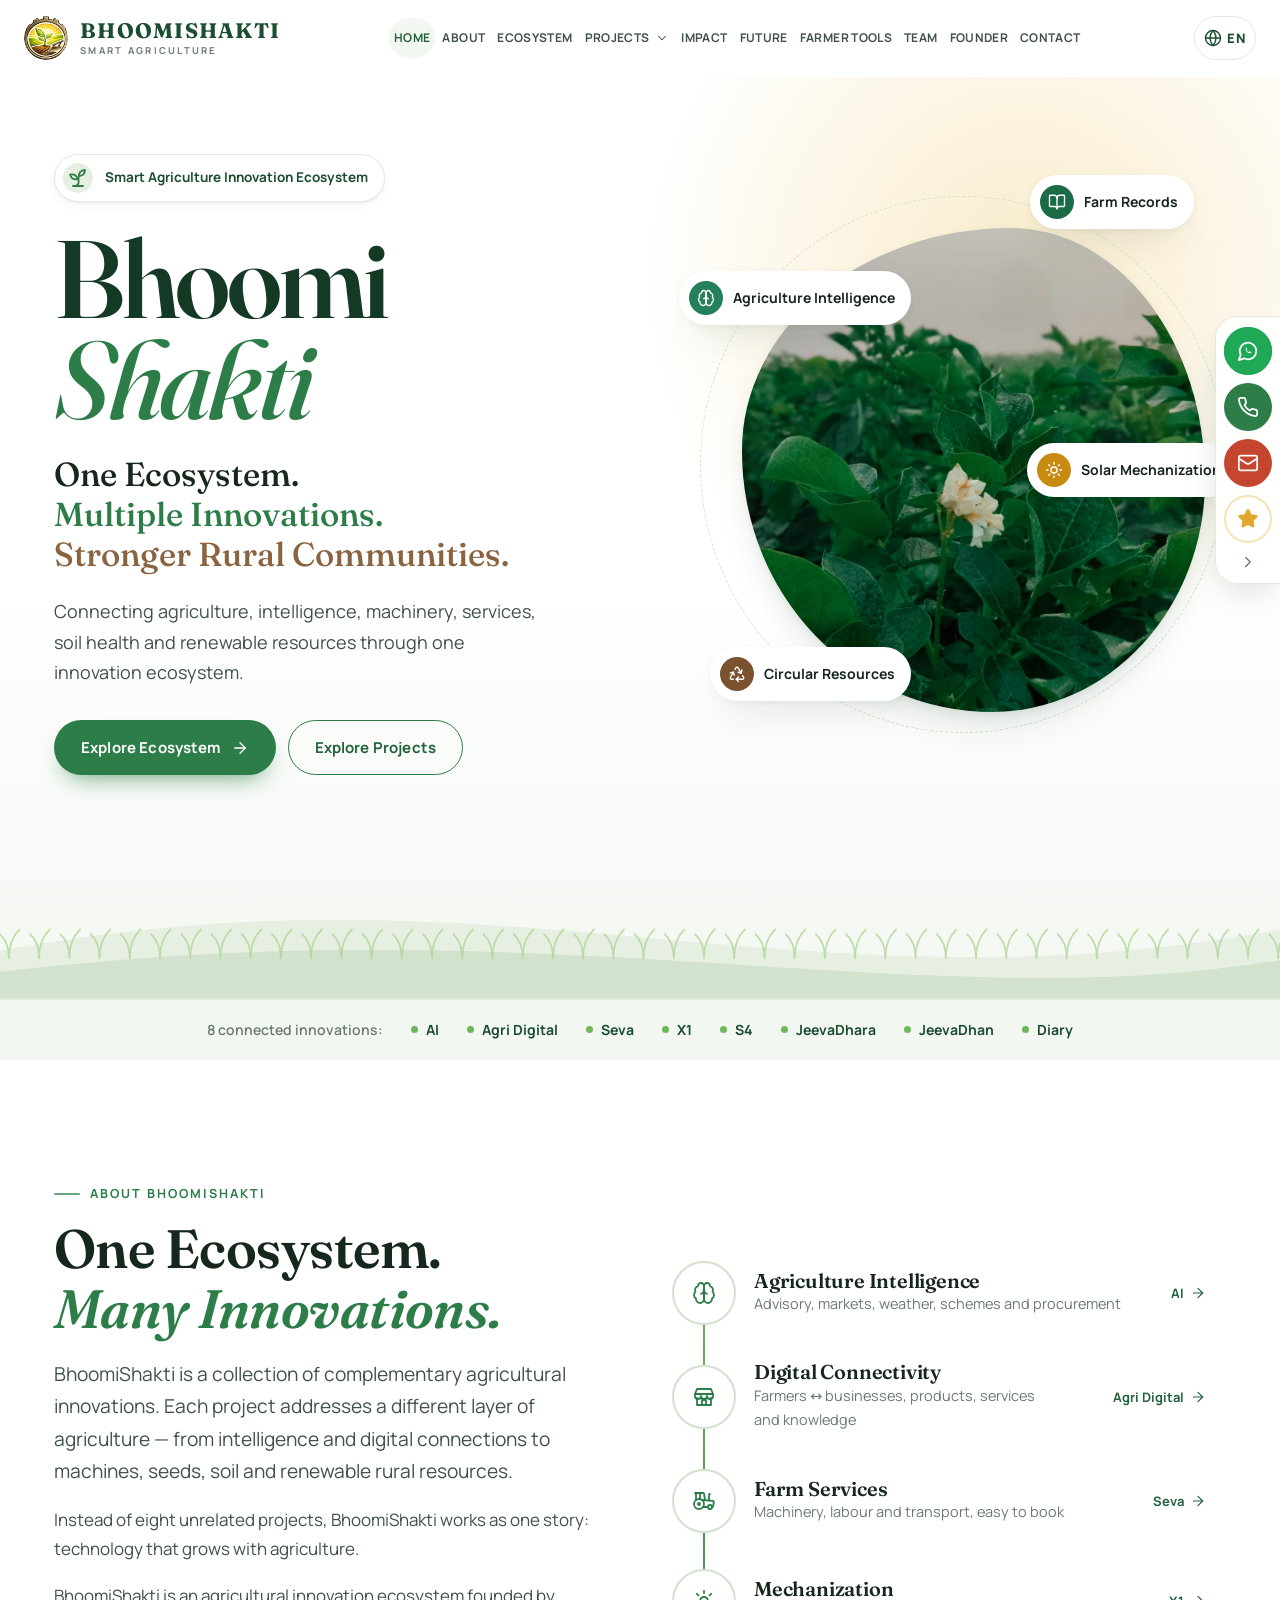
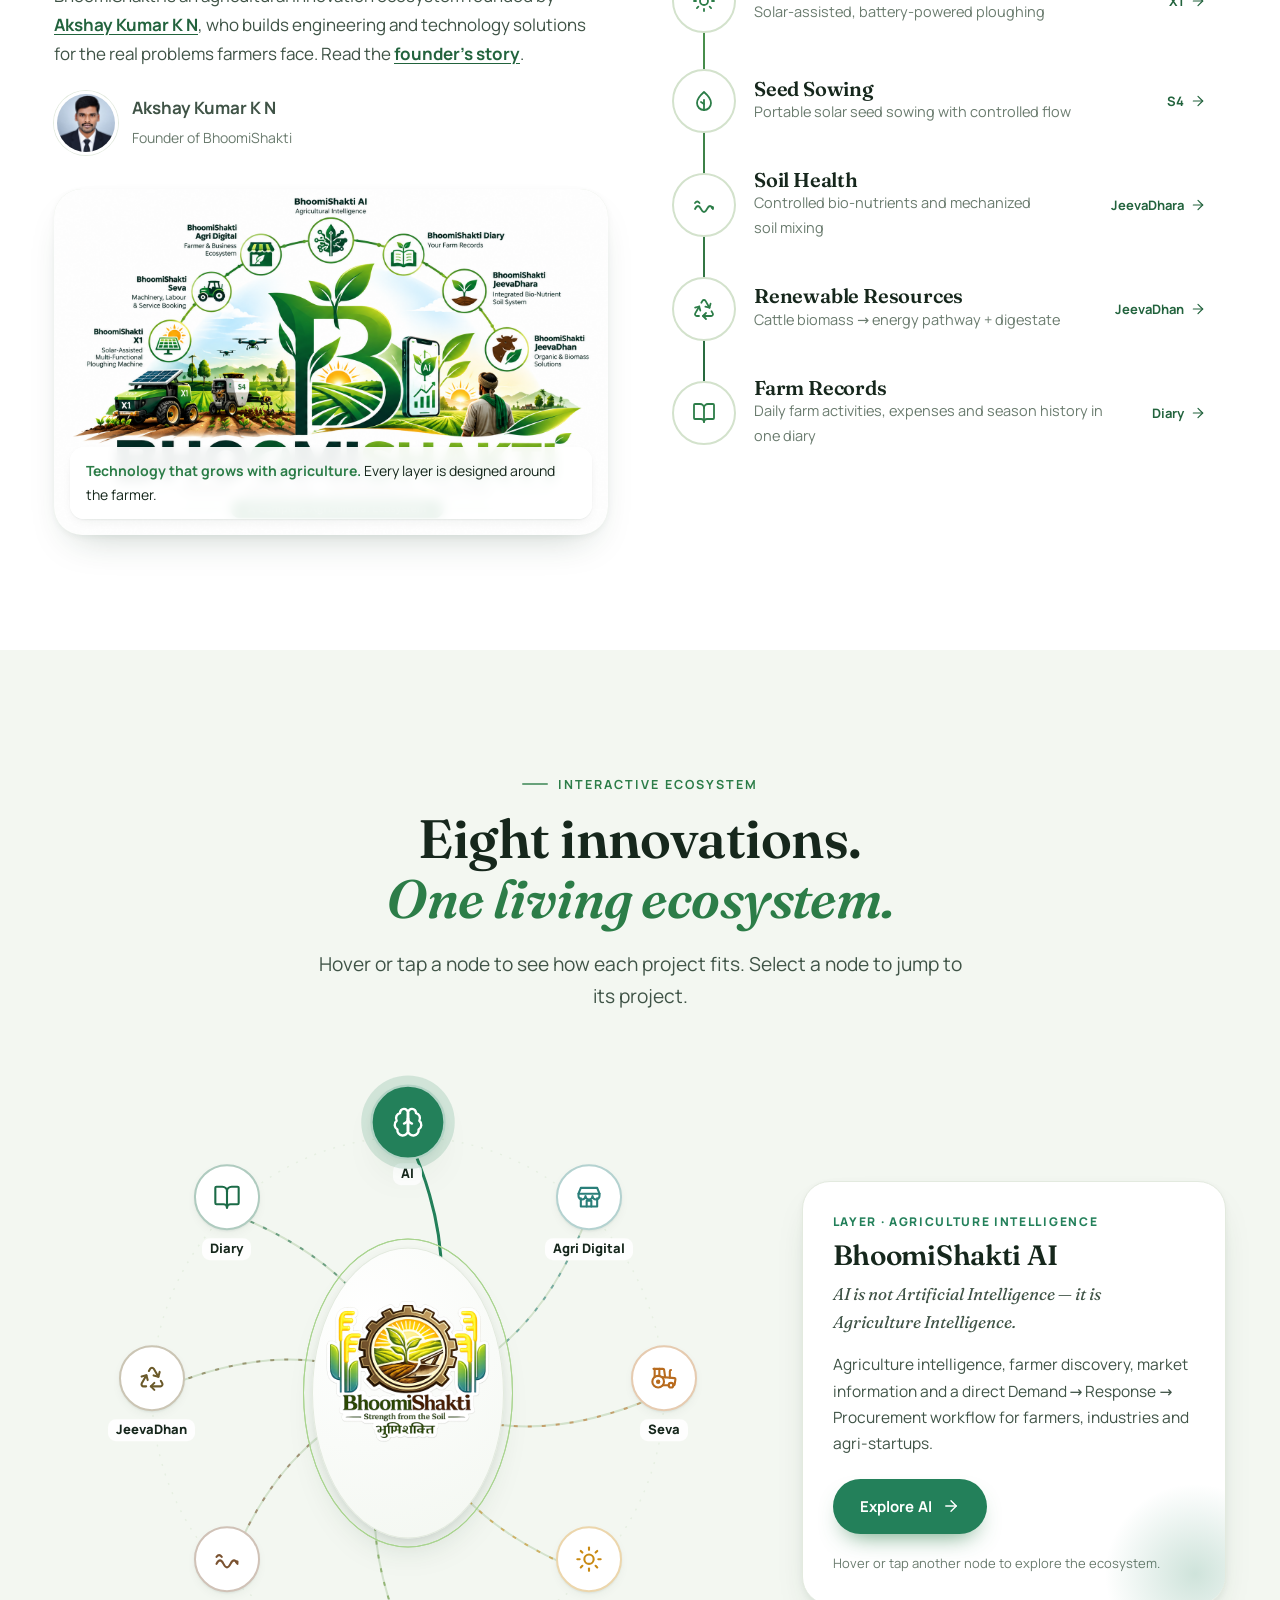
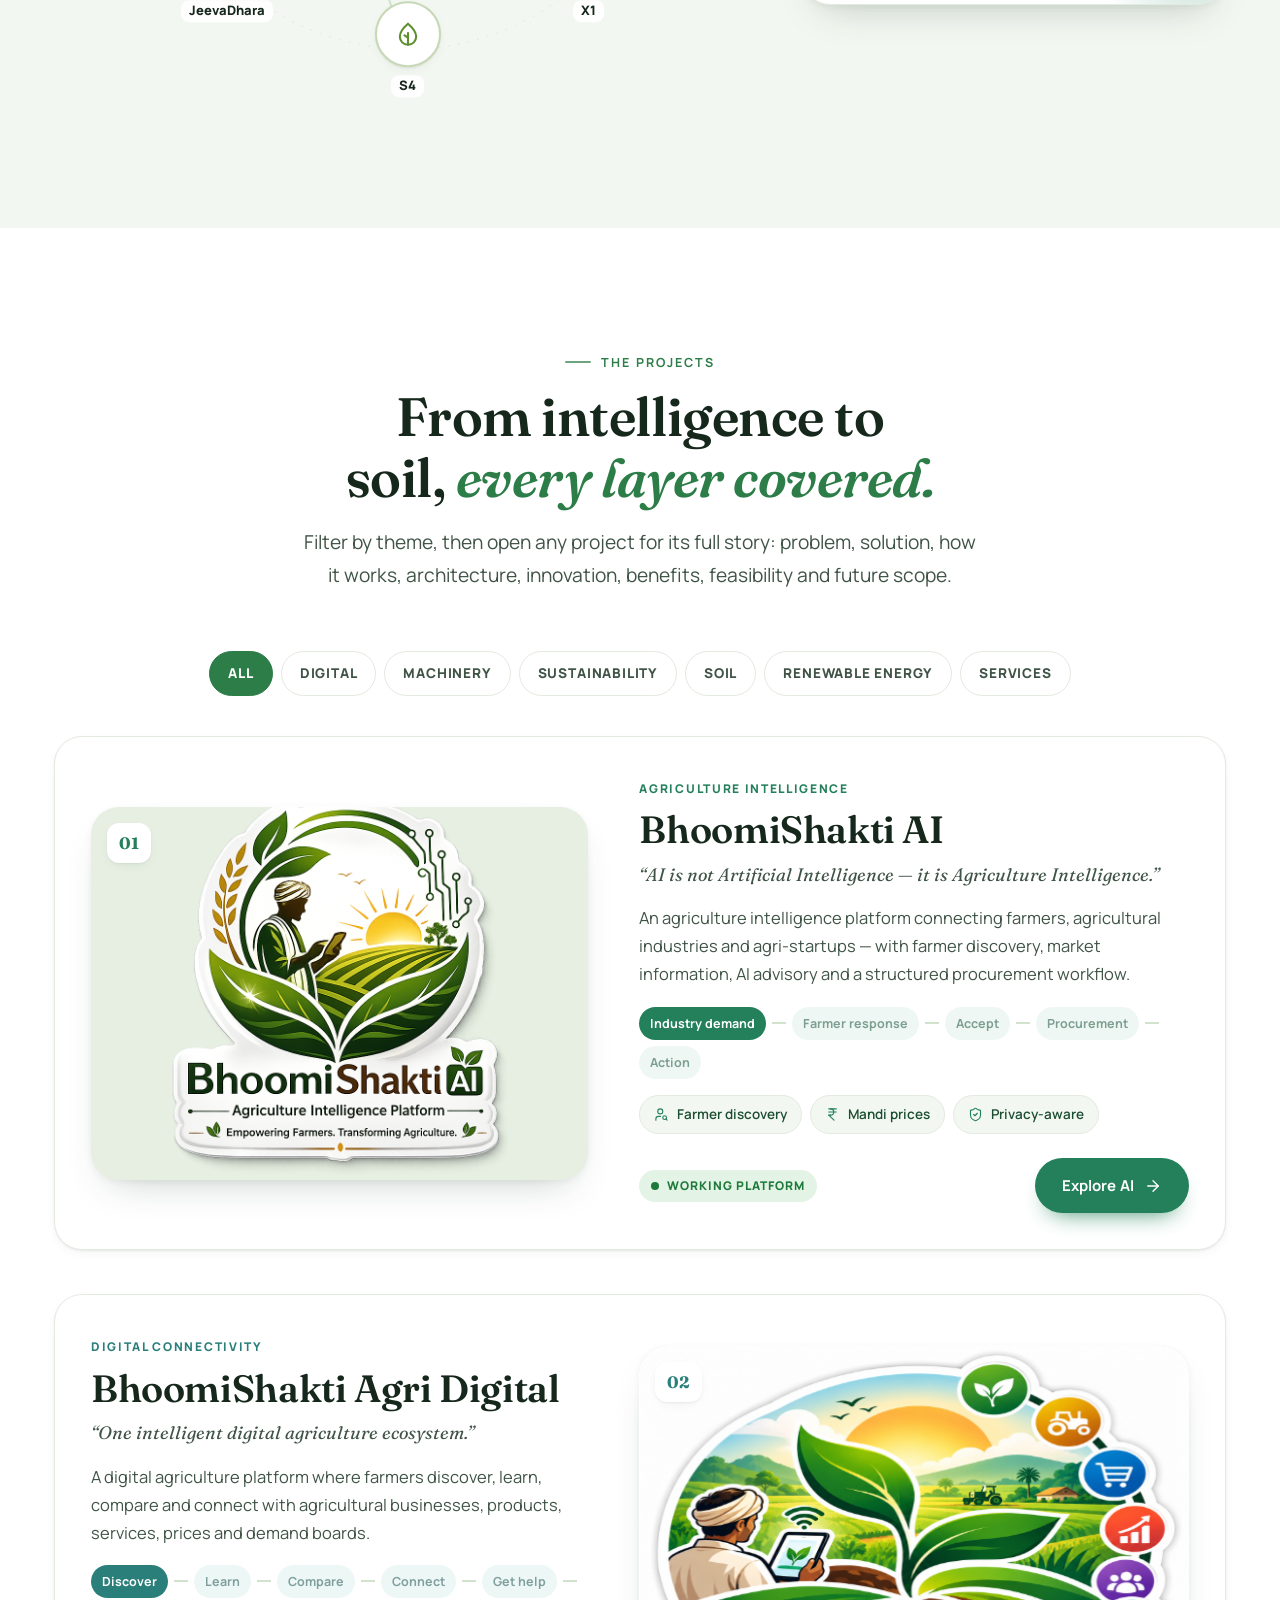
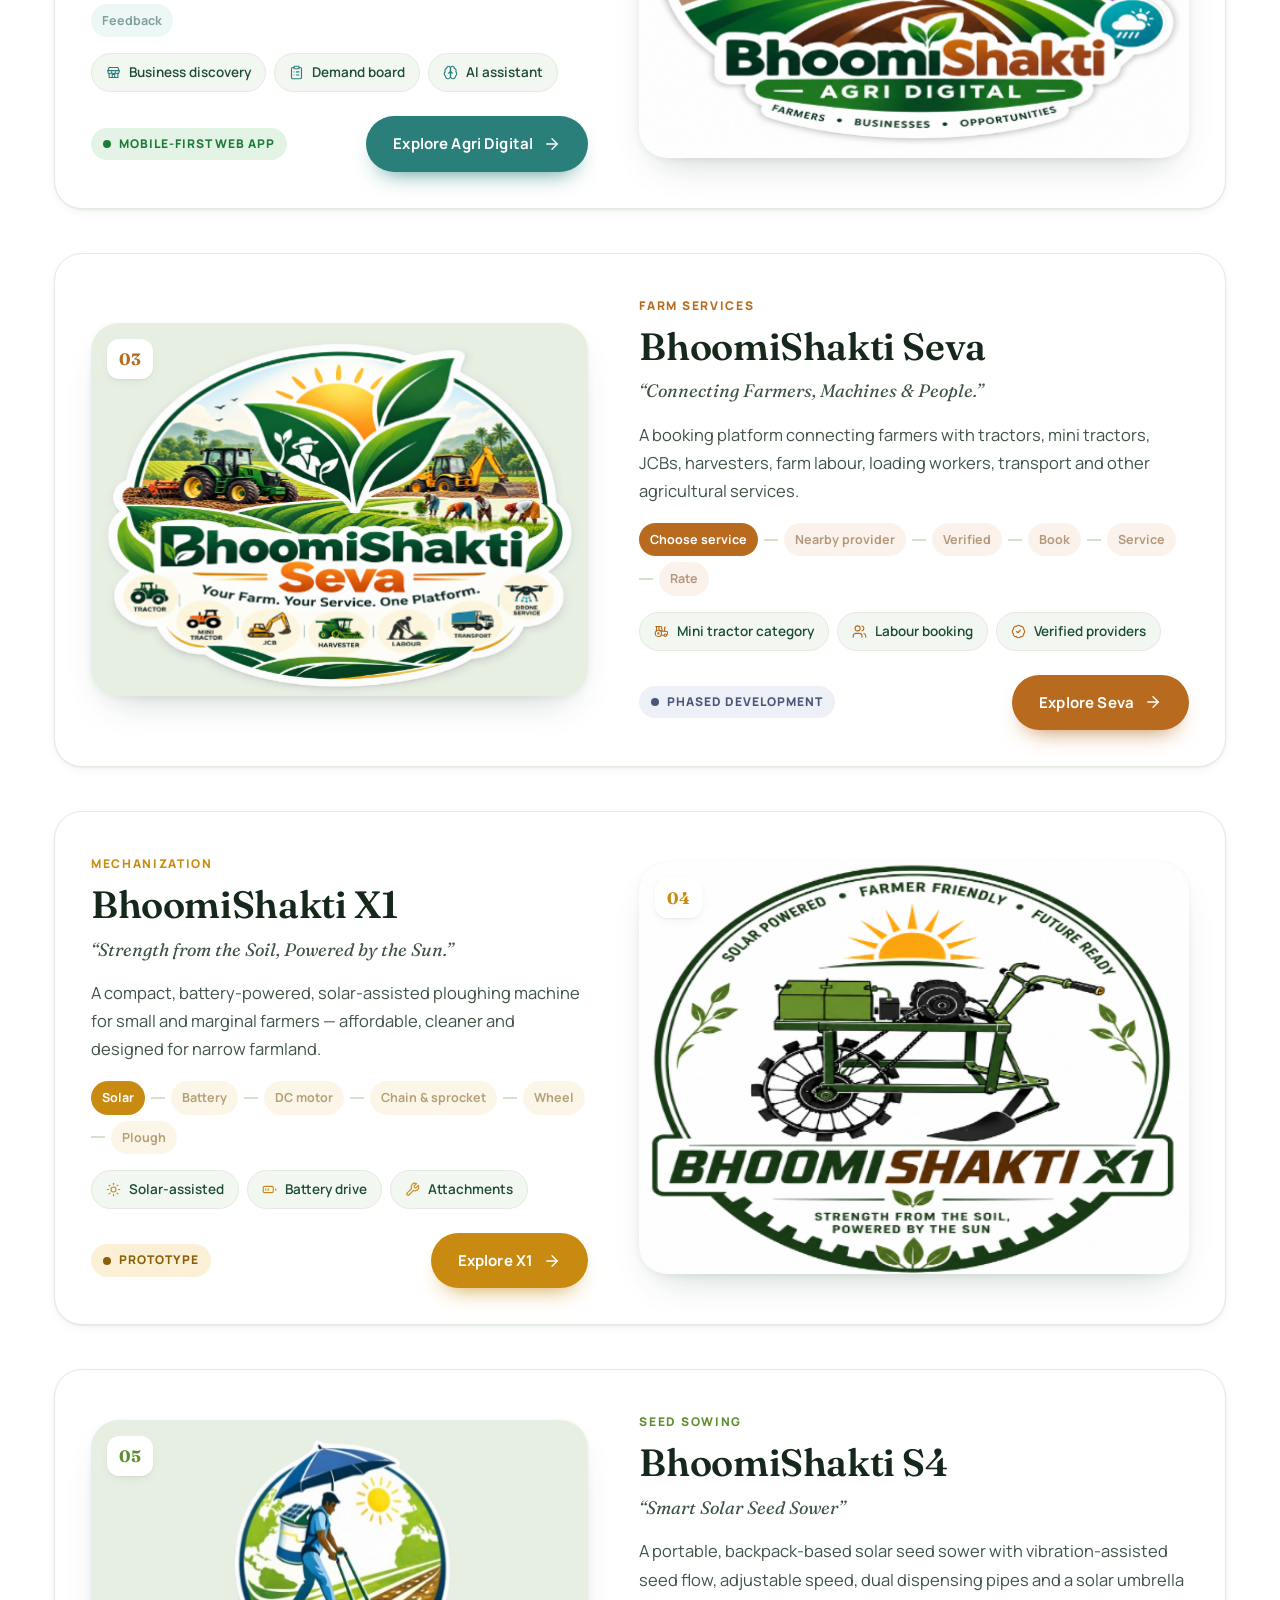
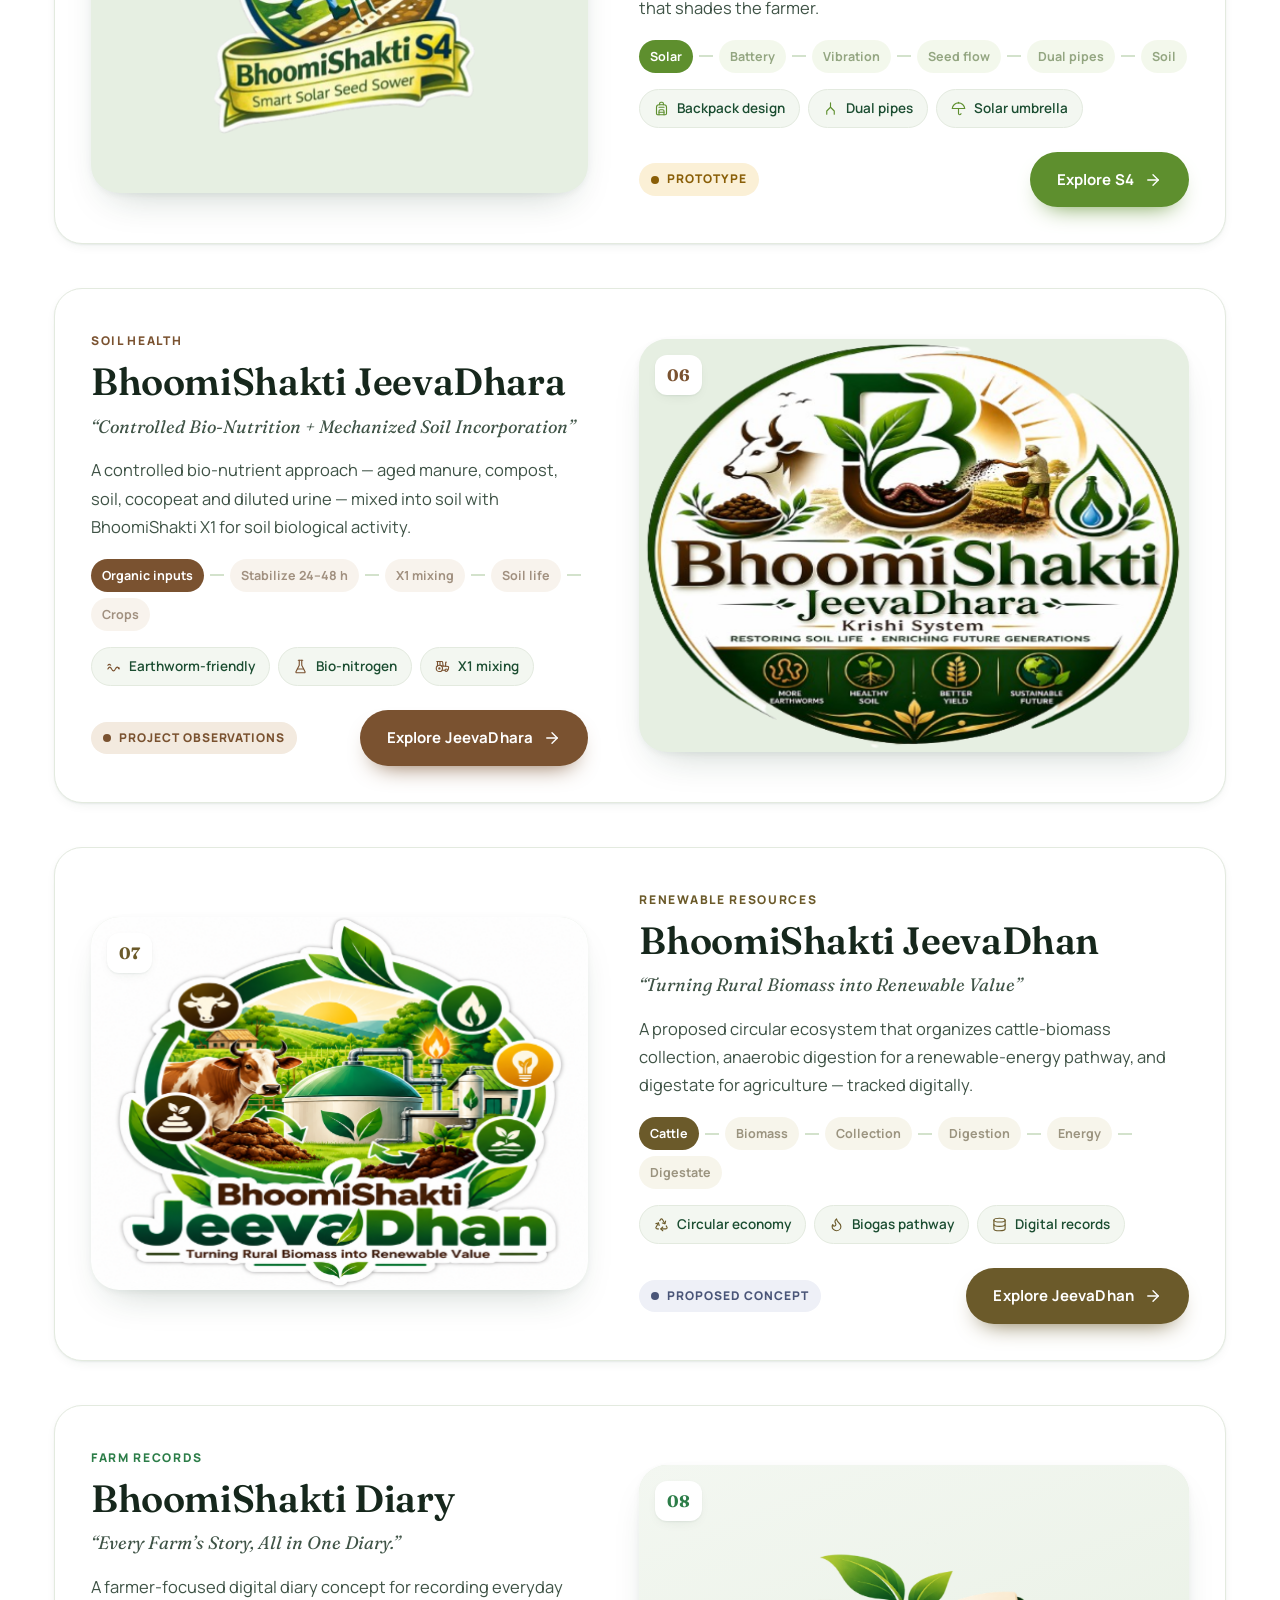
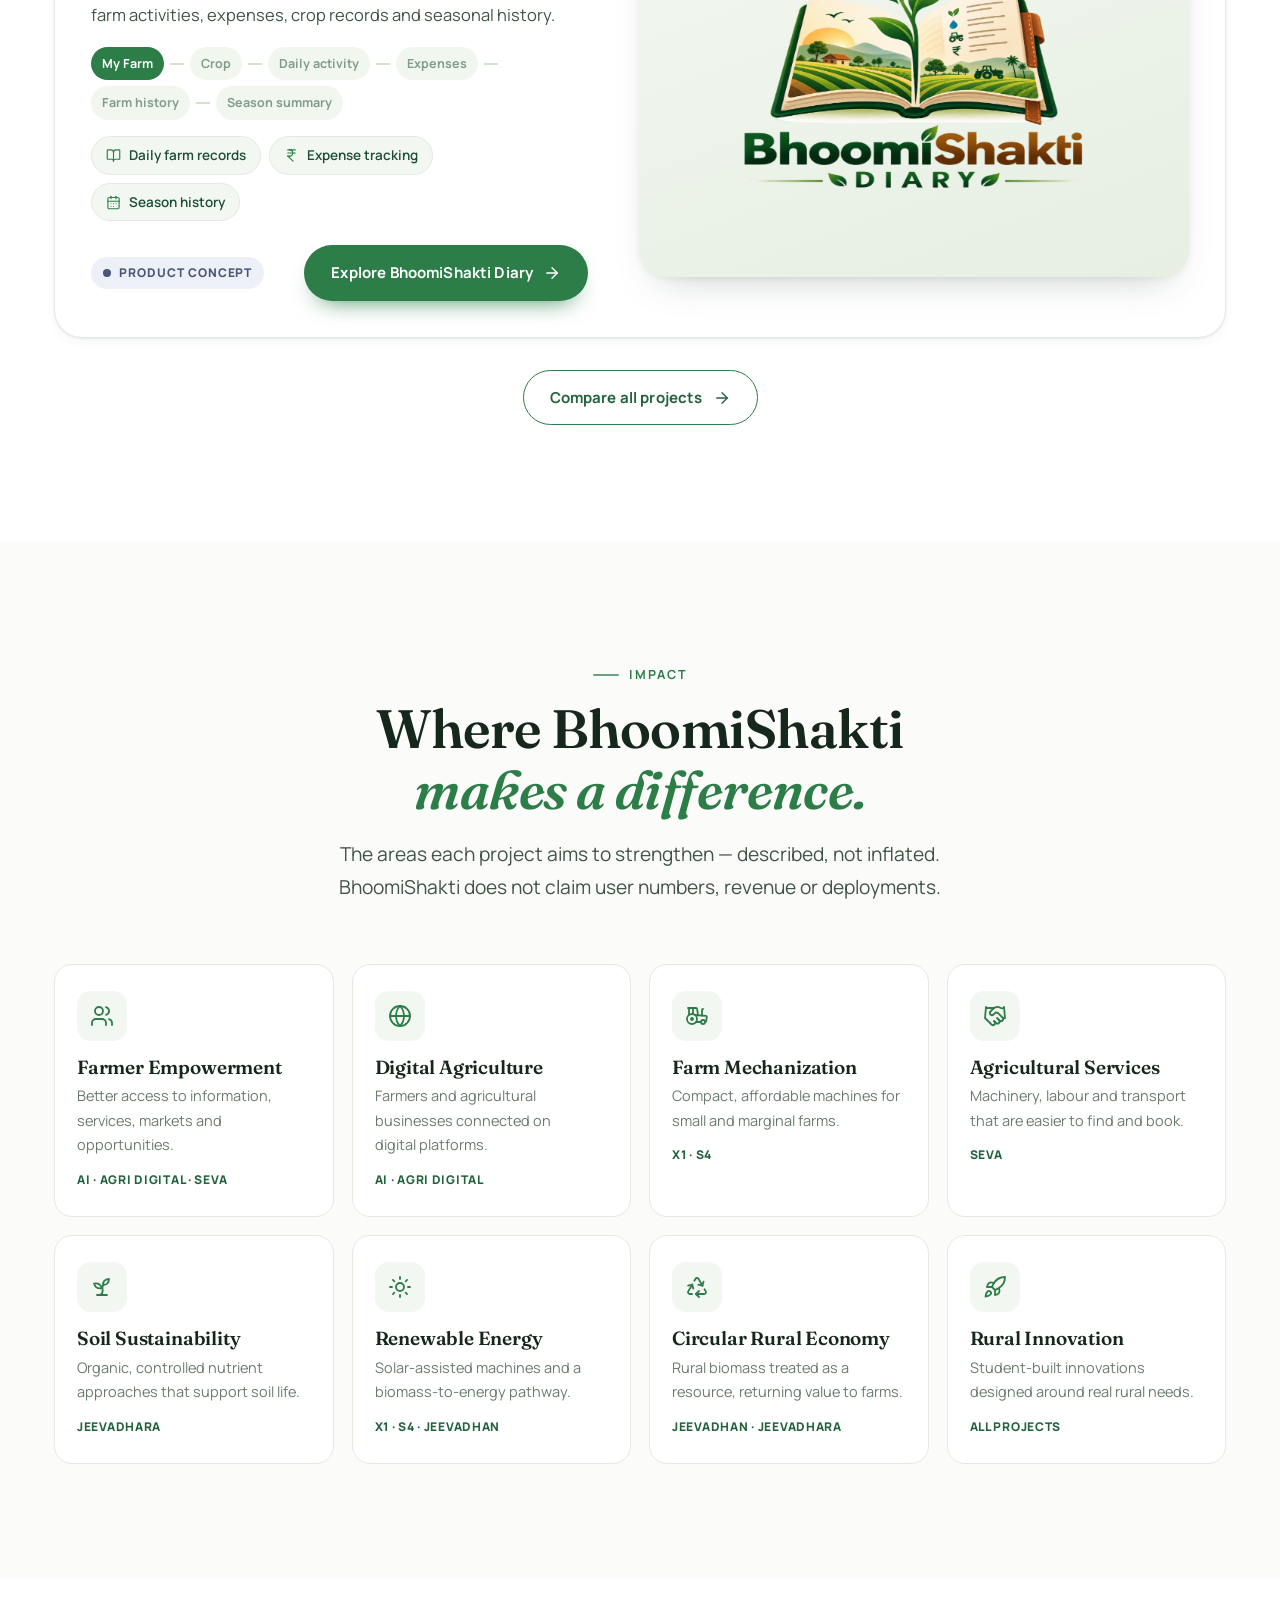
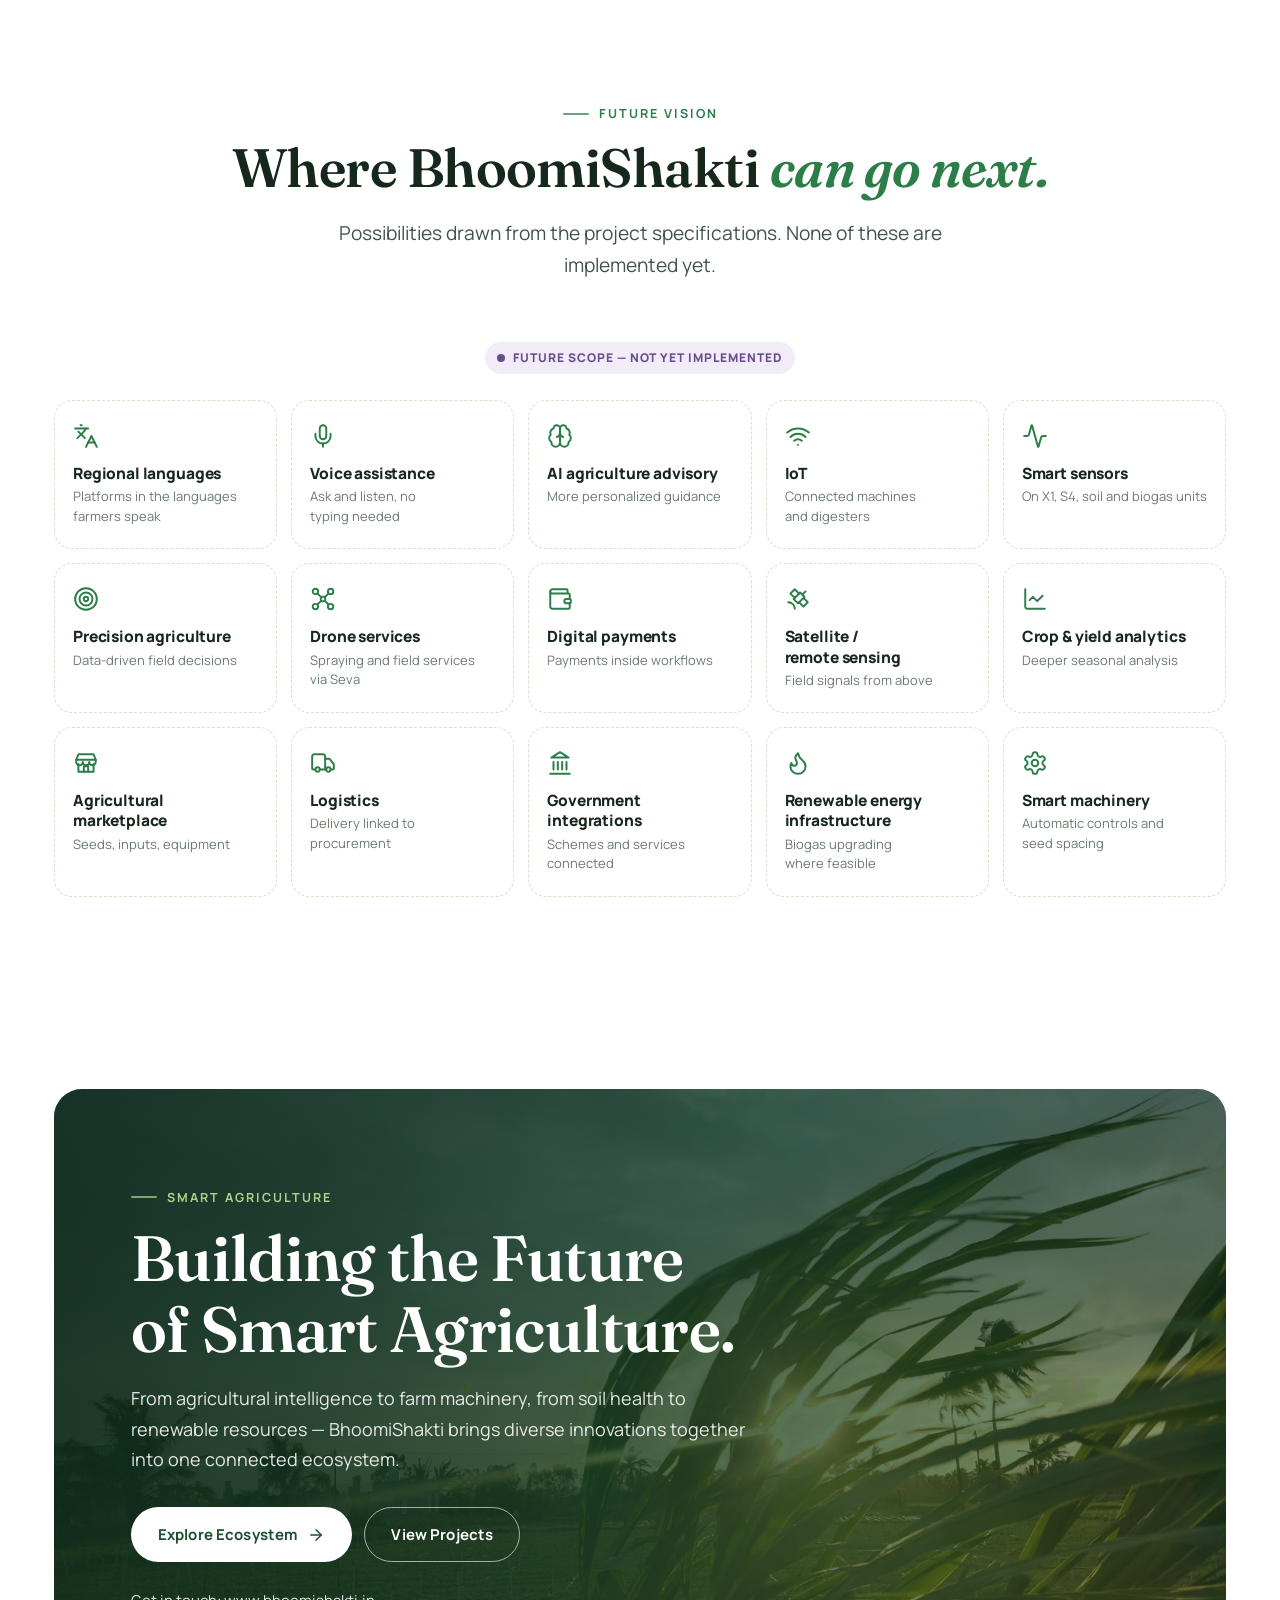
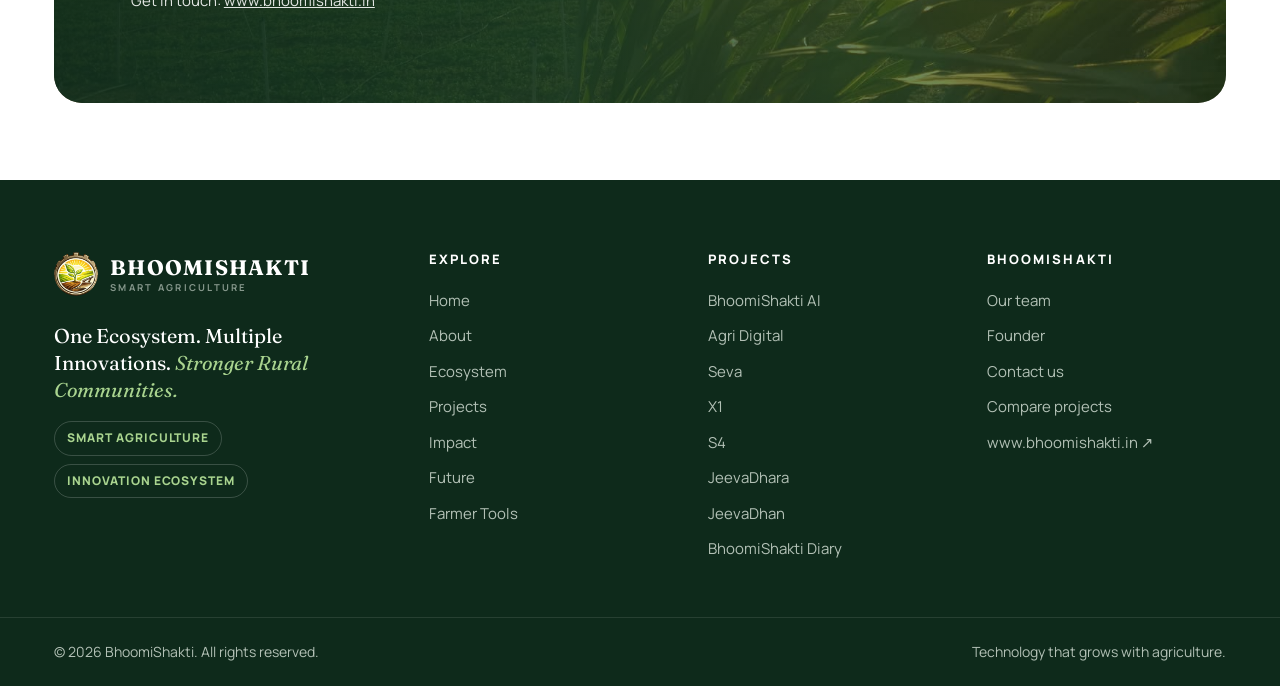
<file: index.html>
<!DOCTYPE html>
<html lang="en" class="js-off">
<head>
  <!-- Google tag (gtag.js) -->
<script async src="https://www.googletagmanager.com/gtag/js?id=G-LCF8DMRQYF"></script>
<script>
  window.dataLayer = window.dataLayer || [];
  function gtag(){dataLayer.push(arguments);}
  gtag('js', new Date());

  gtag('config', 'G-LCF8DMRQYF');
</script>
<meta charset="UTF-8">
<meta name="viewport" content="width=device-width, initial-scale=1.0, viewport-fit=cover">
<title>BhoomiShakti — Agricultural Innovation Ecosystem</title>
<meta name="description" content="BhoomiShakti is an agricultural innovation ecosystem founded by Akshay Kumar K N, uniting eight projects for smart farming, machinery, soil health and services.">
<link rel="canonical" href="https://www.bhoomishakti.in/">
<meta name="robots" content="index, follow">
<meta property="og:type" content="website">
<meta property="og:site_name" content="BhoomiShakti">
<meta property="og:title" content="BhoomiShakti — Agricultural Innovation Ecosystem">
<meta property="og:description" content="BhoomiShakti is an agricultural innovation ecosystem founded by Akshay Kumar K N — eight connected projects for smart farming, machinery, soil and farm services.">
<meta property="og:url" content="https://www.bhoomishakti.in/">
<meta name="twitter:card" content="summary_large_image">
<meta property="og:image" content="https://www.bhoomishakti.in/assets/images/home-hero-field.jpg">
<meta property="og:image:alt" content="Rows of young green crops stretching across an agricultural field">
<meta name="twitter:image" content="https://www.bhoomishakti.in/assets/images/home-hero-field.jpg">
<meta name="twitter:title" content="BhoomiShakti — Agricultural Innovation Ecosystem">
<meta name="twitter:description" content="BhoomiShakti is an agricultural innovation ecosystem founded by Akshay Kumar K N — eight connected projects for smart farming, machinery, soil and farm services.">
<script type="application/ld+json">{
 "@context": "https://schema.org",
 "@graph": [
  {
   "@type": "WebSite",
   "@id": "https://www.bhoomishakti.in/#website",
   "name": "BhoomiShakti",
   "alternateName": "BhoomiShakti AI",
   "url": "https://www.bhoomishakti.in/",
   "description": "BhoomiShakti is an agricultural innovation ecosystem founded by Akshay Kumar K N — eight connected projects for smart farming, machinery, soil and farm services.",
   "inLanguage": "en",
   "publisher": {
    "@id": "https://www.bhoomishakti.in/#organization"
   }
  },
  {
   "@type": "Organization",
   "@id": "https://www.bhoomishakti.in/#organization",
   "name": "BhoomiShakti",
   "url": "https://www.bhoomishakti.in/",
   "logo": {
    "@type": "ImageObject",
    "@id": "https://www.bhoomishakti.in/#logo",
    "url": "https://www.bhoomishakti.in/assets/images/bhoomishakti-logo.png",
    "contentUrl": "https://www.bhoomishakti.in/assets/images/bhoomishakti-logo.png",
    "width": 160,
    "height": 160,
    "caption": "BhoomiShakti logo"
   },
   "image": {
    "@id": "https://www.bhoomishakti.in/#logo"
   },
   "description": "BhoomiShakti is an agricultural innovation ecosystem founded by Akshay Kumar K N — eight connected projects for smart farming, machinery, soil and farm services.",
   "slogan": "Technology that grows with agriculture.",
   "founder": {
    "@type": "Person",
    "@id": "https://www.bhoomishakti.in/founder.html#person",
    "name": "Akshay Kumar K N",
    "jobTitle": "Founder",
    "url": "https://www.bhoomishakti.in/founder.html",
    "image": "https://www.bhoomishakti.in/assets/images/team/akshay-kumar-kn-founder-bhoomishakti.jpg"
   },
   "sameAs": [
    "https://github.com/Akshay-appu/Bhoomishakti"
   ]
  },
  {
   "@type": "WebPage",
   "@id": "https://www.bhoomishakti.in/#webpage",
   "url": "https://www.bhoomishakti.in/",
   "name": "BhoomiShakti — Agricultural Innovation Ecosystem",
   "description": "BhoomiShakti is an agricultural innovation ecosystem founded by Akshay Kumar K N — eight connected projects for smart farming, machinery, soil and farm services.",
   "isPartOf": {
    "@id": "https://www.bhoomishakti.in/#website"
   },
  "about": {
  "@id": "https://www.bhoomishakti.in/#organization"
},
"primaryImageOfPage": {
  "@type": "ImageObject",
  "@id": "https://www.bhoomishakti.in/founder.html#photo",
  "url": "https://www.bhoomishakti.in/assets/images/team/akshay-kumar-kn-founder-bhoomishakti.jpg",
  "contentUrl": "https://www.bhoomishakti.in/assets/images/team/akshay-kumar-kn-founder-bhoomishakti.jpg",
  "caption": "Akshay Kumar K N, founder of BhoomiShakti"
},
"inLanguage": "en"
  }
 ]
}</script>
<meta name="theme-color" content="#FFFFFF">
<link rel="icon" type="image/png" href="assets/icons/favicon.png">
<link rel="preload" href="assets/fonts/fraunces.woff2" as="font" type="font/woff2" crossorigin>
<link rel="preload" href="assets/fonts/manrope.woff2" as="font" type="font/woff2" crossorigin>
<link rel="stylesheet" href="css/style.css">
</head>
<body class="">
<a class="skip-link" href="#main">Skip to content</a>
<svg xmlns="http://www.w3.org/2000/svg" style="display:none" aria-hidden="true"><defs><symbol id="i-linkedin" viewBox="0 0 24 24"><path d="M16 8a6 6 0 0 1 6 6v7h-4v-7a2 2 0 0 0-4 0v7h-4v-7a6 6 0 0 1 6-6Z"/><rect x="2" y="9" width="4" height="12"/><circle cx="4" cy="4" r="2"/></symbol><symbol id="i-github" viewBox="0 0 24 24"><path d="M15 22v-4a4.8 4.8 0 0 0-1-3.5c3 0 6-2 6-5.5.08-1.25-.27-2.48-1-3.5.28-1.15.28-2.35 0-3.5 0 0-1 0-3 1.5-2.64-.5-5.36-.5-8 0C6 2 5 2 5 2c-.3 1.15-.3 2.35 0 3.5A5.4 5.4 0 0 0 4 9c0 3.5 3 5.5 6 5.5-.39.49-.68 1.05-.85 1.65-.17.6-.22 1.23-.15 1.85v4"/><path d="M9 18c-4.51 2-5-2-7-2"/></symbol><symbol id="i-quote" viewBox="0 0 24 24"><path d="M3 21c3 0 7-1 7-8V5c0-1.25-.76-2.02-2-2H4c-1.25 0-2 .75-2 1.97V11c0 1.25.75 2 2 2 1 0 1 0 1 1v1c0 1-1 2-2 2s-1 .01-1 1.03V20c0 1 0 1 1 1z"/><path d="M15 21c3 0 7-1 7-8V5c0-1.25-.76-2.02-2-2h-4c-1.25 0-2 .75-2 1.97V11c0 1.25.75 2 2 2h.75c0 2.25.25 4-2.75 4v3c0 1 0 1 1 1z"/></symbol><symbol id="i-external" viewBox="0 0 24 24"><path d="M15 3h6v6"/><path d="M10 14 21 3"/><path d="M18 13v6a2 2 0 0 1-2 2H5a2 2 0 0 1-2-2V8a2 2 0 0 1 2-2h6"/></symbol><symbol id="i-user" viewBox="0 0 24 24"><circle cx="12" cy="8" r="5"/><path d="M20 21a8 8 0 0 0-16 0"/></symbol><symbol id="i-leaf" viewBox="0 0 24 24"><path d="M11 20A7 7 0 0 1 9.8 6.1C15.5 5 17 4.48 19 2c1 2 2 4.18 2 8 0 5.5-4.78 10-10 10Z"/><path d="M2 21c0-3 1.85-5.36 5.08-6C9.5 14.52 12 13 13 12"/></symbol><symbol id="i-sprout" viewBox="0 0 24 24"><path d="M7 20h10"/><path d="M10 20c5.5-2.5.8-6.4 3-10"/><path d="M9.5 9.4c1.1.8 1.8 2.2 2.3 3.7-2 .4-3.5.4-4.8-.3-1.2-.6-2.3-1.9-3-4.2 2.8-.5 4.4 0 5.5.8z"/><path d="M14.1 6a7 7 0 0 0-1.1 4c1.9-.1 3.3-.6 4.3-1.4 1-1 1.6-2.3 1.7-4.6-2.7.1-4 1-4.9 2z"/></symbol><symbol id="i-brain" viewBox="0 0 24 24"><path d="M12 5a3 3 0 1 0-5.997.125 4 4 0 0 0-2.526 5.77 4 4 0 0 0 .556 6.588A4 4 0 1 0 12 18Z"/><path d="M12 5a3 3 0 1 1 5.997.125 4 4 0 0 1 2.526 5.77 4 4 0 0 1-.556 6.588A4 4 0 1 1 12 18Z"/><path d="M12 5v13"/><path d="M9 13a4.5 4.5 0 0 0 3-4"/><path d="M15 13a4.5 4.5 0 0 1-3-4"/></symbol><symbol id="i-store" viewBox="0 0 24 24"><path d="M3 9 5 4h14l2 5"/><path d="M3 9h18v2a3 3 0 0 1-6 0 3 3 0 0 1-6 0 3 3 0 0 1-6 0Z"/><path d="M5 13v7h14v-7"/><path d="M10 20v-5h4v5"/></symbol><symbol id="i-tractor" viewBox="0 0 24 24"><path d="m10 11 11 .9a1 1 0 0 1 .8 1.1l-.665 4.158a1 1 0 0 1-.988.842H20"/><path d="M16 18h-5"/><path d="M18 5a1 1 0 0 0-1 1v5.573"/><path d="M3 4h8.129a1 1 0 0 1 .99.863L13 11.246"/><path d="M4 11V4"/><path d="M8 10.1V4"/><circle cx="18" cy="18" r="2"/><circle cx="7" cy="15" r="5"/><circle cx="7" cy="15" r="1"/></symbol><symbol id="i-sun" viewBox="0 0 24 24"><circle cx="12" cy="12" r="4"/><path d="M12 2v2"/><path d="M12 20v2"/><path d="m4.93 4.93 1.41 1.41"/><path d="m17.66 17.66 1.41 1.41"/><path d="M2 12h2"/><path d="M20 12h2"/><path d="m6.34 17.66-1.41 1.41"/><path d="m19.07 4.93-1.41 1.41"/></symbol><symbol id="i-seed" viewBox="0 0 24 24"><path d="M12 21c-4 0-7-3-7-7 0-5 7-11 7-11s7 6 7 11c0 4-3 7-7 7Z"/><path d="M12 21V11"/><path d="M12 15l-3-2"/></symbol><symbol id="i-worm" viewBox="0 0 24 24"><path d="M3 16c2-4 4-4 6 0s4 4 6 0 4-4 6 0"/><circle cx="20.5" cy="14.5" r=".6" fill="currentColor"/><path d="M3 10c1.5-2 3-2 4.5 0"/></symbol><symbol id="i-recycle" viewBox="0 0 24 24"><path d="M7 19H4.815a1.83 1.83 0 0 1-1.57-.881 1.785 1.785 0 0 1-.004-1.784L7.196 9.5"/><path d="M11 19h8.203a1.83 1.83 0 0 0 1.556-.89 1.784 1.784 0 0 0 0-1.775l-1.226-2.12"/><path d="m14 16-3 3 3 3"/><path d="M8.293 13.596 7.196 9.5 3.1 10.598"/><path d="m9.344 5.811 1.093-1.892A1.83 1.83 0 0 1 11.985 3a1.784 1.784 0 0 1 1.546.888l3.943 6.843"/><path d="m13.378 9.633 4.096 1.098 1.097-4.096"/></symbol><symbol id="i-arrow" viewBox="0 0 24 24"><path d="M5 12h14"/><path d="m12 5 7 7-7 7"/></symbol><symbol id="i-arrow-down" viewBox="0 0 24 24"><path d="M12 5v14"/><path d="m19 12-7 7-7-7"/></symbol><symbol id="i-chevron" viewBox="0 0 24 24"><path d="m6 9 6 6 6-6"/></symbol><symbol id="i-chevron-left" viewBox="0 0 24 24"><path d="m15 18-6-6 6-6"/></symbol><symbol id="i-chevron-right" viewBox="0 0 24 24"><path d="m9 18 6-6-6-6"/></symbol><symbol id="i-up" viewBox="0 0 24 24"><path d="m18 15-6-6-6 6"/></symbol><symbol id="i-menu" viewBox="0 0 24 24"><path d="M4 6h16"/><path d="M4 12h16"/><path d="M4 18h16"/></symbol><symbol id="i-close" viewBox="0 0 24 24"><path d="M18 6 6 18"/><path d="m6 6 12 12"/></symbol><symbol id="i-plus" viewBox="0 0 24 24"><path d="M5 12h14"/><path d="M12 5v14"/></symbol><symbol id="i-check" viewBox="0 0 24 24"><path d="M20 6 9 17l-5-5"/></symbol><symbol id="i-users" viewBox="0 0 24 24"><path d="M16 21v-2a4 4 0 0 0-4-4H6a4 4 0 0 0-4 4v2"/><circle cx="9" cy="7" r="4"/><path d="M22 21v-2a4 4 0 0 0-3-3.87"/><path d="M16 3.13a4 4 0 0 1 0 7.75"/></symbol><symbol id="i-user-search" viewBox="0 0 24 24"><circle cx="10" cy="7" r="4"/><path d="M10.3 15H7a4 4 0 0 0-4 4v2"/><circle cx="17" cy="17" r="3"/><path d="m21 21-1.9-1.9"/></symbol><symbol id="i-search" viewBox="0 0 24 24"><circle cx="11" cy="11" r="8"/><path d="m21 21-4.3-4.3"/></symbol><symbol id="i-pin" viewBox="0 0 24 24"><path d="M20 10c0 5-5.5 10.2-7.4 11.8a1 1 0 0 1-1.2 0C9.5 20.2 4 15 4 10a8 8 0 0 1 16 0"/><circle cx="12" cy="10" r="3"/></symbol><symbol id="i-message" viewBox="0 0 24 24"><path d="M14 9a2 2 0 0 1-2 2H6l-4 4V4a2 2 0 0 1 2-2h8a2 2 0 0 1 2 2z"/><path d="M18 9h2a2 2 0 0 1 2 2v11l-4-4h-6a2 2 0 0 1-2-2v-1"/></symbol><symbol id="i-package" viewBox="0 0 24 24"><path d="m16 16 2 2 4-4"/><path d="M21 10V8a2 2 0 0 0-1-1.73l-7-4a2 2 0 0 0-2 0l-7 4A2 2 0 0 0 3 8v8a2 2 0 0 0 1 1.73l7 4a2 2 0 0 0 2 0l2-1.14"/><path d="m7.5 4.27 9 5.15"/><path d="M3.29 7 12 12l8.71-5"/><path d="M12 22V12"/></symbol><symbol id="i-megaphone" viewBox="0 0 24 24"><path d="m3 11 18-5v12L3 14v-3z"/><path d="M11.6 16.8a3 3 0 1 1-5.8-1.6"/></symbol><symbol id="i-cloud" viewBox="0 0 24 24"><path d="M12 2v2"/><path d="m4.93 4.93 1.41 1.41"/><path d="M20 12h2"/><path d="m19.07 4.93-1.41 1.41"/><path d="M15.947 12.65a4 4 0 0 0-5.925-4.128"/><path d="M13 22H7a5 5 0 1 1 4.9-6H13a3 3 0 0 1 0 6Z"/></symbol><symbol id="i-landmark" viewBox="0 0 24 24"><path d="M3 22h18"/><path d="M6 18v-7"/><path d="M10 18v-7"/><path d="M14 18v-7"/><path d="M18 18v-7"/><path d="M12 2 20 7H4z"/></symbol><symbol id="i-rupee" viewBox="0 0 24 24"><path d="M6 3h12"/><path d="M6 8h12"/><path d="m6 13 8.5 8"/><path d="M6 13h3"/><path d="M9 13c6.667 0 6.667-10 0-10"/></symbol><symbol id="i-calendar" viewBox="0 0 24 24"><rect width="18" height="18" x="3" y="4" rx="2"/><path d="M16 2v4"/><path d="M8 2v4"/><path d="M3 10h18"/><path d="M8 14h.01"/><path d="M12 14h.01"/><path d="M16 14h.01"/><path d="M8 18h.01"/><path d="M12 18h.01"/></symbol><symbol id="i-microscope" viewBox="0 0 24 24"><path d="M6 18h8"/><path d="M3 22h18"/><path d="M14 22a7 7 0 1 0 0-14h-1"/><path d="M9 14h2"/><path d="M9 12a2 2 0 0 1-2-2V6h6v4a2 2 0 0 1-2 2Z"/><path d="M12 6V3a1 1 0 0 0-1-1H9a1 1 0 0 0-1 1v3"/></symbol><symbol id="i-handshake" viewBox="0 0 24 24"><path d="m11 17 2 2a1 1 0 1 0 3-3"/><path d="m14 14 2.5 2.5a1 1 0 1 0 3-3l-3.88-3.88a3 3 0 0 0-4.24 0l-.88.88a1 1 0 1 1-3-3l2.81-2.81a5.79 5.79 0 0 1 7.06-.87l.47.28a2 2 0 0 0 1.42.25L21 4"/><path d="m21 3 1 11h-2"/><path d="M3 3 2 14l6.5 6.5a1 1 0 1 0 3-3"/><path d="M3 4h8"/></symbol><symbol id="i-shield" viewBox="0 0 24 24"><path d="M20 13c0 5-3.5 7.5-7.66 8.95a1 1 0 0 1-.67-.01C7.5 20.5 4 18 4 13V6a1 1 0 0 1 1-1c2 0 4.5-1.2 6.24-2.72a1.17 1.17 0 0 1 1.52 0C14.51 3.81 17 5 19 5a1 1 0 0 1 1 1z"/><path d="m9 12 2 2 4-4"/></symbol><symbol id="i-eye-off" viewBox="0 0 24 24"><path d="M10.733 5.076a10.744 10.744 0 0 1 11.205 6.575 1 1 0 0 1 0 .696 10.747 10.747 0 0 1-1.444 2.49"/><path d="M14.084 14.158a3 3 0 0 1-4.242-4.242"/><path d="M17.479 17.499a10.75 10.75 0 0 1-15.417-5.151 1 1 0 0 1 0-.696 10.75 10.75 0 0 1 4.446-5.143"/><path d="m2 2 20 20"/></symbol><symbol id="i-layers" viewBox="0 0 24 24"><path d="m12.83 2.18a2 2 0 0 0-1.66 0L2.6 6.08a1 1 0 0 0 0 1.83l8.58 3.91a2 2 0 0 0 1.66 0l8.58-3.9a1 1 0 0 0 0-1.83Z"/><path d="m22 17.65-9.17 4.16a2 2 0 0 1-1.66 0L2 17.65"/><path d="m22 12.65-9.17 4.16a2 2 0 0 1-1.66 0L2 12.65"/></symbol><symbol id="i-network" viewBox="0 0 24 24"><rect x="16" y="16" width="6" height="6" rx="1"/><rect x="2" y="16" width="6" height="6" rx="1"/><rect x="9" y="2" width="6" height="6" rx="1"/><path d="M5 16v-3a1 1 0 0 1 1-1h12a1 1 0 0 1 1 1v3"/><path d="M12 12V8"/></symbol><symbol id="i-globe" viewBox="0 0 24 24"><circle cx="12" cy="12" r="10"/><path d="M12 2a14.5 14.5 0 0 0 0 20 14.5 14.5 0 0 0 0-20"/><path d="M2 12h20"/></symbol><symbol id="i-server" viewBox="0 0 24 24"><rect width="20" height="8" x="2" y="2" rx="2"/><rect width="20" height="8" x="2" y="14" rx="2"/><path d="M6 6h.01"/><path d="M6 18h.01"/></symbol><symbol id="i-database" viewBox="0 0 24 24"><ellipse cx="12" cy="5" rx="9" ry="3"/><path d="M3 5v14a9 3 0 0 0 18 0V5"/><path d="M3 12a9 3 0 0 0 18 0"/></symbol><symbol id="i-code" viewBox="0 0 24 24"><path d="m16 18 6-6-6-6"/><path d="m8 6-6 6 6 6"/></symbol><symbol id="i-battery" viewBox="0 0 24 24"><rect x="2" y="7" width="16" height="10" rx="2"/><path d="M22 11v2"/><path d="M6 11v2"/><path d="M10 11v2"/></symbol><symbol id="i-zap" viewBox="0 0 24 24"><path d="M4 14a1 1 0 0 1-.78-1.63l9.9-10.2a.5.5 0 0 1 .86.46l-1.92 6.02A1 1 0 0 0 13 10h7a1 1 0 0 1 .78 1.63l-9.9 10.2a.5.5 0 0 1-.86-.46l1.92-6.02A1 1 0 0 0 11 14z"/></symbol><symbol id="i-cog" viewBox="0 0 24 24"><path d="M12.22 2h-.44a2 2 0 0 0-2 2v.18a2 2 0 0 1-1 1.73l-.43.25a2 2 0 0 1-2 0l-.15-.08a2 2 0 0 0-2.73.73l-.22.38a2 2 0 0 0 .73 2.73l.15.1a2 2 0 0 1 1 1.72v.51a2 2 0 0 1-1 1.74l-.15.09a2 2 0 0 0-.73 2.73l.22.38a2 2 0 0 0 2.73.73l.15-.08a2 2 0 0 1 2 0l.43.25a2 2 0 0 1 1 1.73V20a2 2 0 0 0 2 2h.44a2 2 0 0 0 2-2v-.18a2 2 0 0 1 1-1.73l.43-.25a2 2 0 0 1 2 0l.15.08a2 2 0 0 0 2.73-.73l.22-.39a2 2 0 0 0-.73-2.73l-.15-.08a2 2 0 0 1-1-1.74v-.5a2 2 0 0 1 1-1.74l.15-.09a2 2 0 0 0 .73-2.73l-.22-.38a2 2 0 0 0-2.73-.73l-.15.08a2 2 0 0 1-2 0l-.43-.25a2 2 0 0 1-1-1.73V4a2 2 0 0 0-2-2z"/><circle cx="12" cy="12" r="3"/></symbol><symbol id="i-wheel" viewBox="0 0 24 24"><circle cx="12" cy="12" r="9"/><circle cx="12" cy="12" r="2"/><path d="M12 3v7"/><path d="M12 14v7"/><path d="M3 12h7"/><path d="M14 12h7"/></symbol><symbol id="i-chain" viewBox="0 0 24 24"><path d="M9 17H7A5 5 0 0 1 7 7h2"/><path d="M15 7h2a5 5 0 1 1 0 10h-2"/><path d="M8 12h8"/></symbol><symbol id="i-blade" viewBox="0 0 24 24"><path d="M4 20 14 8l6-4-2 7-12 11"/><path d="M4 20h7"/></symbol><symbol id="i-panel" viewBox="0 0 24 24"><rect x="3" y="4" width="18" height="11" rx="1"/><path d="M3 9.5h18"/><path d="M9 4v11"/><path d="M15 4v11"/><path d="M12 15v5"/><path d="M8 20h8"/></symbol><symbol id="i-umbrella" viewBox="0 0 24 24"><path d="M22 12a10.06 10.06 0 0 0-20 0Z"/><path d="M12 12v8a2 2 0 0 0 4 0"/><path d="M12 2v1"/></symbol><symbol id="i-backpack" viewBox="0 0 24 24"><path d="M4 10a4 4 0 0 1 4-4h8a4 4 0 0 1 4 4v10a2 2 0 0 1-2 2H6a2 2 0 0 1-2-2Z"/><path d="M8 10h8"/><path d="M8 18h8"/><path d="M8 22v-6a2 2 0 0 1 2-2h4a2 2 0 0 1 2 2v6"/><path d="M9 6V4a2 2 0 0 1 2-2h2a2 2 0 0 1 2 2v2"/></symbol><symbol id="i-sliders" viewBox="0 0 24 24"><path d="M4 21v-7"/><path d="M4 10V3"/><path d="M12 21v-9"/><path d="M12 8V3"/><path d="M20 21v-5"/><path d="M20 12V3"/><path d="M2 14h4"/><path d="M10 8h4"/><path d="M18 16h4"/></symbol><symbol id="i-pipes" viewBox="0 0 24 24"><path d="M12 3v7"/><path d="M12 10 6 16v5"/><path d="m12 10 6 6v5"/></symbol><symbol id="i-vibrate" viewBox="0 0 24 24"><path d="m2 8 2 2-2 2 2 2-2 2"/><path d="m22 8-2 2 2 2-2 2 2 2"/><rect width="8" height="14" x="8" y="5" rx="1"/></symbol><symbol id="i-droplet" viewBox="0 0 24 24"><path d="M12 22a7 7 0 0 0 7-7c0-2-1-3.9-3-5.5s-3.5-4-4-6.5c-.5 2.5-2 4.9-4 6.5C6 11.1 5 13 5 15a7 7 0 0 0 7 7z"/></symbol><symbol id="i-flask" viewBox="0 0 24 24"><path d="M10 2v7.527a2 2 0 0 1-.211.896L4.72 20.55a1 1 0 0 0 .9 1.45h12.76a1 1 0 0 0 .9-1.45l-5.069-10.127A2 2 0 0 1 14 9.527V2"/><path d="M8.5 2h7"/><path d="M7 16h10"/></symbol><symbol id="i-factory" viewBox="0 0 24 24"><path d="M2 20a2 2 0 0 0 2 2h16a2 2 0 0 0 2-2V8l-7 5V8l-7 5V4a2 2 0 0 0-2-2H4a2 2 0 0 0-2 2Z"/><path d="M17 18h1"/><path d="M12 18h1"/><path d="M7 18h1"/></symbol><symbol id="i-flame" viewBox="0 0 24 24"><path d="M8.5 14.5A2.5 2.5 0 0 0 11 12c0-1.38-.5-2-1-3-1.072-2.143-.224-4.054 2-6 .5 2.5 2 4.9 4 6.5 2 1.6 3 3.5 3 5.5a7 7 0 1 1-14 0c0-1.153.433-2.294 1-3a2.5 2.5 0 0 0 2.5 2.5z"/></symbol><symbol id="i-cow" viewBox="0 0 24 24"><path d="M5 9c-1.5 0-3-1-3-3 2 0 3 .5 4 1.5"/><path d="M19 9c1.5 0 3-1 3-3-2 0-3 .5-4 1.5"/><path d="M6 8.5C6 6 8.5 4 12 4s6 2 6 4.5V14a6 6 0 0 1-12 0Z"/><ellipse cx="12" cy="15.5" rx="3.5" ry="2.5"/><path d="M10.5 15.5h.01"/><path d="M13.5 15.5h.01"/><path d="M9 10h.01"/><path d="M15 10h.01"/></symbol><symbol id="i-truck" viewBox="0 0 24 24"><path d="M14 18V6a2 2 0 0 0-2-2H4a2 2 0 0 0-2 2v11a1 1 0 0 0 1 1h2"/><path d="M15 18H9"/><path d="M19 18h2a1 1 0 0 0 1-1v-3.65a1 1 0 0 0-.22-.624l-3.48-4.35A1 1 0 0 0 17.52 8H14"/><circle cx="17" cy="18" r="2"/><circle cx="7" cy="18" r="2"/></symbol><symbol id="i-drone" viewBox="0 0 24 24"><circle cx="5" cy="5" r="2.5"/><circle cx="19" cy="5" r="2.5"/><circle cx="5" cy="19" r="2.5"/><circle cx="19" cy="19" r="2.5"/><path d="M7 7l3 3"/><path d="m17 7-3 3"/><path d="m7 17 3-3"/><path d="m17 17-3-3"/><rect x="10" y="10" width="4" height="4" rx="1"/></symbol><symbol id="i-digger" viewBox="0 0 24 24"><path d="M2 18h12"/><circle cx="4.5" cy="18" r="2.5"/><circle cx="11.5" cy="18" r="2.5"/><path d="M3 15V11h6l2 4"/><path d="M9 11 14 5l5 3-2 4h-3"/><path d="M19 8v5"/></symbol><symbol id="i-water" viewBox="0 0 24 24"><path d="M2 6c.6.5 1.2 1 2.5 1C7 7 7 5 9.5 5c2.6 0 2.4 2 5 2 2.5 0 2.5-2 5-2 1.3 0 1.9.5 2.5 1"/><path d="M2 12c.6.5 1.2 1 2.5 1 2.5 0 2.5-2 5-2 2.6 0 2.4 2 5 2 2.5 0 2.5-2 5-2 1.3 0 1.9.5 2.5 1"/><path d="M2 18c.6.5 1.2 1 2.5 1 2.5 0 2.5-2 5-2 2.6 0 2.4 2 5 2 2.5 0 2.5-2 5-2 1.3 0 1.9.5 2.5 1"/></symbol><symbol id="i-phone" viewBox="0 0 24 24"><rect width="14" height="20" x="5" y="2" rx="2"/><path d="M12 18h.01"/></symbol><symbol id="i-star" viewBox="0 0 24 24"><path d="M11.525 2.295a.53.53 0 0 1 .95 0l2.31 4.679a2.12 2.12 0 0 0 1.595 1.16l5.166.756a.53.53 0 0 1 .294.904l-3.736 3.638a2.12 2.12 0 0 0-.611 1.878l.882 5.14a.53.53 0 0 1-.771.56l-4.618-2.428a2.12 2.12 0 0 0-1.973 0L6.396 21.01a.53.53 0 0 1-.77-.56l.881-5.139a2.12 2.12 0 0 0-.611-1.879L2.16 9.795a.53.53 0 0 1 .294-.906l5.165-.755a2.12 2.12 0 0 0 1.597-1.16z"/></symbol><symbol id="i-info" viewBox="0 0 24 24"><circle cx="12" cy="12" r="10"/><path d="M12 16v-4"/><path d="M12 8h.01"/></symbol><symbol id="i-mic" viewBox="0 0 24 24"><path d="M12 2a3 3 0 0 0-3 3v7a3 3 0 0 0 6 0V5a3 3 0 0 0-3-3Z"/><path d="M19 10v2a7 7 0 0 1-14 0v-2"/><path d="M12 19v3"/></symbol><symbol id="i-languages" viewBox="0 0 24 24"><path d="m5 8 6 6"/><path d="m4 14 6-6 2-3"/><path d="M2 5h12"/><path d="M7 2h1"/><path d="m22 22-5-10-5 10"/><path d="M14 18h6"/></symbol><symbol id="i-satellite" viewBox="0 0 24 24"><path d="M13 7 9 3 5 7l4 4"/><path d="m17 11 4 4-4 4-4-4"/><path d="m8 12 4 4 6-6-4-4Z"/><path d="m16 8 3-3"/><path d="M9 21a6 6 0 0 0-6-6"/></symbol><symbol id="i-chart" viewBox="0 0 24 24"><path d="M3 3v16a2 2 0 0 0 2 2h16"/><path d="m19 9-5 5-4-4-3 3"/></symbol><symbol id="i-wallet" viewBox="0 0 24 24"><path d="M19 7V4a1 1 0 0 0-1-1H5a2 2 0 0 0 0 4h15a1 1 0 0 1 1 1v4h-3a2 2 0 0 0 0 4h3a1 1 0 0 0 1-1v-2a1 1 0 0 0-1-1"/><path d="M3 5v14a2 2 0 0 0 2 2h15a1 1 0 0 0 1-1v-4"/></symbol><symbol id="i-rocket" viewBox="0 0 24 24"><path d="M4.5 16.5c-1.5 1.26-2 5-2 5s3.74-.5 5-2c.71-.84.7-2.13-.09-2.91a2.18 2.18 0 0 0-2.91-.09z"/><path d="m12 15-3-3a22 22 0 0 1 2-3.95A12.88 12.88 0 0 1 22 2c0 2.72-.78 7.5-6 11a22.35 22.35 0 0 1-4 2z"/><path d="M9 12H4s.55-3.03 2-4c1.62-1.08 5 0 5 0"/><path d="M12 15v5s3.03-.55 4-2c1.08-1.62 0-5 0-5"/></symbol><symbol id="i-building" viewBox="0 0 24 24"><path d="M6 22V4a2 2 0 0 1 2-2h8a2 2 0 0 1 2 2v18Z"/><path d="M6 12H4a2 2 0 0 0-2 2v6a2 2 0 0 0 2 2h2"/><path d="M18 9h2a2 2 0 0 1 2 2v9a2 2 0 0 1-2 2h-2"/><path d="M10 6h4"/><path d="M10 10h4"/><path d="M10 14h4"/><path d="M10 18h4"/></symbol><symbol id="i-target" viewBox="0 0 24 24"><circle cx="12" cy="12" r="10"/><circle cx="12" cy="12" r="6"/><circle cx="12" cy="12" r="2"/></symbol><symbol id="i-badge" viewBox="0 0 24 24"><path d="M3.85 8.62a4 4 0 0 1 4.78-4.77 4 4 0 0 1 6.74 0 4 4 0 0 1 4.78 4.78 4 4 0 0 1 0 6.74 4 4 0 0 1-4.77 4.78 4 4 0 0 1-6.75 0 4 4 0 0 1-4.78-4.77 4 4 0 0 1 0-6.76Z"/><path d="m9 12 2 2 4-4"/></symbol><symbol id="i-clock" viewBox="0 0 24 24"><circle cx="12" cy="12" r="10"/><path d="M12 6v6l4 2"/></symbol><symbol id="i-activity" viewBox="0 0 24 24"><path d="M22 12h-2.48a2 2 0 0 0-1.93 1.46l-2.35 8.36a.25.25 0 0 1-.48 0L9.24 2.18a.25.25 0 0 0-.48 0l-2.35 8.36A2 2 0 0 1 4.49 12H2"/></symbol><symbol id="i-wifi" viewBox="0 0 24 24"><path d="M12 20h.01"/><path d="M2 8.82a15 15 0 0 1 20 0"/><path d="M5 12.859a10 10 0 0 1 14 0"/><path d="M8.5 16.429a5 5 0 0 1 7 0"/></symbol><symbol id="i-compass" viewBox="0 0 24 24"><circle cx="12" cy="12" r="10"/><path d="m16.24 7.76-1.804 5.411a2 2 0 0 1-1.265 1.265L7.76 16.24l1.804-5.411a2 2 0 0 1 1.265-1.265z"/></symbol><symbol id="i-sparkles" viewBox="0 0 24 24"><path d="M9.937 15.5A2 2 0 0 0 8.5 14.063l-6.135-1.582a.5.5 0 0 1 0-.962L8.5 9.936A2 2 0 0 0 9.937 8.5l1.582-6.135a.5.5 0 0 1 .963 0L14.063 8.5A2 2 0 0 0 15.5 9.937l6.135 1.581a.5.5 0 0 1 0 .964L15.5 14.063a2 2 0 0 0-1.437 1.437l-1.582 6.135a.5.5 0 0 1-.963 0z"/></symbol><symbol id="i-book" viewBox="0 0 24 24"><path d="M12 7v14"/><path d="M3 18a1 1 0 0 1-1-1V4a1 1 0 0 1 1-1h5a4 4 0 0 1 4 4 4 4 0 0 1 4-4h5a1 1 0 0 1 1 1v13a1 1 0 0 1-1 1h-6a3 3 0 0 0-3 3 3 3 0 0 0-3-3z"/></symbol><symbol id="i-scale" viewBox="0 0 24 24"><path d="m16 16 3-8 3 8c-.87.65-1.92 1-3 1s-2.13-.35-3-1Z"/><path d="m2 16 3-8 3 8c-.87.65-1.92 1-3 1s-2.13-.35-3-1Z"/><path d="M7 21h10"/><path d="M12 3v18"/><path d="M3 7h2c2 0 5-1 7-2 2 1 5 2 7 2h2"/></symbol><symbol id="i-help" viewBox="0 0 24 24"><circle cx="12" cy="12" r="10"/><path d="M9.09 9a3 3 0 0 1 5.83 1c0 2-3 3-3 3"/><path d="M12 17h.01"/></symbol><symbol id="i-thumbs" viewBox="0 0 24 24"><path d="M7 10v12"/><path d="M15 5.88 14 10h5.83a2 2 0 0 1 1.92 2.56l-2.33 8A2 2 0 0 1 17.5 22H4a2 2 0 0 1-2-2v-8a2 2 0 0 1 2-2h2.76a2 2 0 0 0 1.79-1.11L12 2a3.13 3.13 0 0 1 3 3.88Z"/></symbol><symbol id="i-mountain" viewBox="0 0 24 24"><path d="m8 3 4 8 5-5 5 15H2L8 3z"/></symbol><symbol id="i-repeat" viewBox="0 0 24 24"><path d="m17 2 4 4-4 4"/><path d="M3 11v-1a4 4 0 0 1 4-4h14"/><path d="m7 22-4-4 4-4"/><path d="M21 13v1a4 4 0 0 1-4 4H3"/></symbol><symbol id="i-clipboard" viewBox="0 0 24 24"><rect width="8" height="4" x="8" y="2" rx="1" ry="1"/><path d="M16 4h2a2 2 0 0 1 2 2v14a2 2 0 0 1-2 2H6a2 2 0 0 1-2-2V6a2 2 0 0 1 2-2h2"/><path d="M12 11h4"/><path d="M12 16h4"/><path d="M8 11h.01"/><path d="M8 16h.01"/></symbol><symbol id="i-lock" viewBox="0 0 24 24"><rect width="18" height="11" x="3" y="11" rx="2" ry="2"/><path d="M7 11V7a5 5 0 0 1 10 0v4"/></symbol><symbol id="i-test" viewBox="0 0 24 24"><path d="M9 2v17.5A2.5 2.5 0 0 1 6.5 22A2.5 2.5 0 0 1 4 19.5V2"/><path d="M20 2v17.5a2.5 2.5 0 0 1-2.5 2.5a2.5 2.5 0 0 1-2.5-2.5V2"/><path d="M3 2h7"/><path d="M14 2h7"/><path d="M9 16H4"/><path d="M20 16h-5"/></symbol><symbol id="i-wrench" viewBox="0 0 24 24"><path d="M14.7 6.3a1 1 0 0 0 0 1.4l1.6 1.6a1 1 0 0 0 1.4 0l3.77-3.77a6 6 0 0 1-7.94 7.94l-6.91 6.91a2.12 2.12 0 0 1-3-3l6.91-6.91a6 6 0 0 1 7.94-7.94l-3.76 3.76z"/></symbol><symbol id="i-hammer" viewBox="0 0 24 24"><path d="m15 12-8.373 8.373a1 1 0 1 1-3-3L12 9"/><path d="m18 15 4-4"/><path d="m21.5 11.5-1.914-1.914A2 2 0 0 1 19 8.172V7l-2.26-2.26a6 6 0 0 0-4.202-1.756L9 2.96l.92.82A6.18 6.18 0 0 1 12 8.4V10l2 2h1.172a2 2 0 0 1 1.414.586L18.5 14.5"/></symbol><symbol id="i-heart" viewBox="0 0 24 24"><path d="M19 14c1.49-1.46 3-3.21 3-5.5A5.5 5.5 0 0 0 16.5 3c-1.76 0-3 .5-4.5 2-1.5-1.5-2.74-2-4.5-2A5.5 5.5 0 0 0 2 8.5c0 2.3 1.5 4.05 3 5.5l7 7Z"/></symbol><symbol id="i-wind" viewBox="0 0 24 24"><path d="M12.8 19.6A2 2 0 1 0 14 16H2"/><path d="M17.5 8a2.5 2.5 0 1 1 2 4H2"/><path d="M9.8 4.4A2 2 0 1 1 11 8H2"/></symbol><symbol id="i-microbe" viewBox="0 0 24 24"><circle cx="12" cy="12" r="5"/><path d="M12 7V3"/><path d="M12 21v-4"/><path d="M7 12H3"/><path d="M21 12h-4"/><path d="m8.5 8.5-2.8-2.8"/><path d="m18.3 18.3-2.8-2.8"/><path d="m15.5 8.5 2.8-2.8"/><path d="m5.7 18.3 2.8-2.8"/></symbol><symbol id="i-plant" viewBox="0 0 24 24"><path d="M12 22V12"/><path d="M12 12C12 7 8 5 3 5c0 5 3 7 9 7Z"/><path d="M12 14c0-4 3-6 8-6 0 4-3 6-8 6Z"/></symbol><symbol id="i-mail" viewBox="0 0 24 24"><rect width="20" height="16" x="2" y="4" rx="2"/><path d="m22 7-8.97 5.7a1.94 1.94 0 0 1-2.06 0L2 7"/></symbol></defs></svg>

<header class="site-header">
  <nav class="container nav" aria-label="Main">
    <a class="brand" href="index.html" aria-label="BhoomiShakti home">
      <!-- IMAGE: BhoomiShakti logo emblem (navigation).
      Use the official circular BhoomiShakti emblem (gear, sprout, sun, field) as a transparent PNG or SVG.
      Purpose: brand recognition on every page. -->
      <img src="assets/images/bhoomishakti-logo.png" alt="BhoomiShakti emblem" width="44" height="44">
      <span class="brand-word">BHOOMISHAKTI<small>SMART AGRICULTURE</small></span>
    </a>
    <ul class="nav-links">
      <li><a class="nav-link" href="#home">Home</a></li>
      <li><a class="nav-link" href="#about">About</a></li>
      <li><a class="nav-link" href="#ecosystem">Ecosystem</a></li>
      <li class="dropdown">
        <button class="nav-link" type="button" aria-expanded="false" aria-haspopup="true">Projects <svg class="ico caret" aria-hidden="true"><use href="#i-chevron"></use></svg></button>
        <div class="dropdown-menu" role="menu">
          <a href="ai.html"><span class="dm-dot"><svg class="ico" aria-hidden="true"><use href="#i-brain"></use></svg></span><span><b>BhoomiShakti AI</b><span class="dm-sub">Agriculture intelligence & procurement</span></span></a><a href="agri-digital.html"><span class="dm-dot"><svg class="ico" aria-hidden="true"><use href="#i-store"></use></svg></span><span><b>BhoomiShakti Agri Digital</b><span class="dm-sub">Farmers ↔ businesses, products & services</span></span></a><a href="seva.html"><span class="dm-dot"><svg class="ico" aria-hidden="true"><use href="#i-tractor"></use></svg></span><span><b>BhoomiShakti Seva</b><span class="dm-sub">Machinery, labour & transport booking</span></span></a><a href="x1.html"><span class="dm-dot"><svg class="ico" aria-hidden="true"><use href="#i-sun"></use></svg></span><span><b>BhoomiShakti X1</b><span class="dm-sub">Solar-assisted ploughing machine</span></span></a><a href="s4.html"><span class="dm-dot"><svg class="ico" aria-hidden="true"><use href="#i-seed"></use></svg></span><span><b>BhoomiShakti S4</b><span class="dm-sub">Portable solar seed sower</span></span></a><a href="jeevadhara.html"><span class="dm-dot"><svg class="ico" aria-hidden="true"><use href="#i-worm"></use></svg></span><span><b>BhoomiShakti JeevaDhara</b><span class="dm-sub">Bio-nutrients & soil mixing</span></span></a><a href="jeevadhan.html"><span class="dm-dot"><svg class="ico" aria-hidden="true"><use href="#i-recycle"></use></svg></span><span><b>BhoomiShakti JeevaDhan</b><span class="dm-sub">Biomass, energy & circular economy</span></span></a><a href="bhoomishakti-diary.html"><span class="dm-dot"><svg class="ico" aria-hidden="true"><use href="#i-book"></use></svg></span><span><b>BhoomiShakti Diary</b><span class="dm-sub">Farm records app · product concept</span></span></a>
          <a class="dm-all" href="projects.html">View all projects &amp; compare <svg class="ico" aria-hidden="true"><use href="#i-arrow"></use></svg></a>
        </div>
      </li>
      <li><a class="nav-link" href="#impact">Impact</a></li>
      <li><a class="nav-link" href="#future">Future</a></li>
      <li><a class="nav-link nav-tools" href="farmer-tools.html">Farmer Tools</a></li>
       <!-- <li><a class="nav-link nav-tools" href="https://cropcare-ai-psi.vercel.app/">BhoomiShakti Crop Care AI</a></li> -->
      <li><a class="nav-link" href="team.html">Team</a></li>
      <li><a class="nav-link" href="founder.html">Founder</a></li>
      <li><a class="nav-link" href="contact.html">Contact</a></li>
    </ul>
    <div class="nav-cta">
      <a class="btn btn-primary" href="#ecosystem">Explore Ecosystem</a>
      <button class="burger" type="button" aria-label="Open menu" aria-expanded="false" aria-controls="mobile-nav"><svg class="ico" aria-hidden="true"><use href="#i-menu"></use></svg></button>
    </div>
  </nav>
</header>

<div class="mobile-nav" id="mobile-nav" aria-hidden="true" role="dialog" aria-modal="true" aria-label="Menu">
  <div class="mobile-nav-top">
    <a class="brand" href="index.html">
      <!-- IMAGE: BhoomiShakti logo emblem (mobile menu). Use the official circular BhoomiShakti emblem as a transparent PNG/SVG. Purpose: brand recognition inside the mobile menu. -->
      <img src="assets/images/t13.jpeg" alt="" width="44" height="44"><span class="brand-word">BHOOMISHAKTI<small>SMART AGRICULTURE</small></span></a>
    <button class="burger mobile-close" type="button" aria-label="Close menu" style="display:grid"><svg class="ico" aria-hidden="true"><use href="#i-close"></use></svg></button>
  </div>
  <a class="m-link" href="#home">Home <span>01</span></a>
  <a class="m-link" href="#about">About <span>02</span></a>
  <a class="m-link" href="#ecosystem">Ecosystem <span>03</span></a>
  <a class="m-link" href="projects.html">Projects <span>04</span></a>
  <a class="m-link" href="#impact">Impact <span>05</span></a>
  <a class="m-link" href="#future">Future <span>06</span></a>
  <a class="m-link" href="farmer-tools.html">Farmer Tools <span>07</span></a>
  <a class="m-link" href="team.html">Team <span>08</span></a>
  <a class="m-link" href="founder.html">Founder <span>09</span></a>
  <a class="m-link" href="contact.html">Contact <span>10</span></a>
  <div class="m-projects"><a href="ai.html">AI</a><a href="agri-digital.html">Agri Digital</a><a href="seva.html">Seva</a><a href="x1.html">X1</a><a href="s4.html">S4</a><a href="jeevadhara.html">JeevaDhara</a><a href="jeevadhan.html">JeevaDhan</a><a href="bhoomishakti-diary.html">Diary</a></div>
  <a class="btn btn-primary" href="#ecosystem">Explore Ecosystem <svg class="ico" aria-hidden="true"><use href="#i-arrow"></use></svg></a>
</div>

<main id="main">

<!-- ================= HERO ================= -->
<section class="hero-home" id="home" aria-labelledby="hero-title">
  <div class="sun-glow" aria-hidden="true"></div>
  <div class="leaf-layer" data-leaves="16" aria-hidden="true"></div>
  <div class="container hero-grid">
    <div>
      <span class="hero-mark reveal"><span class="sprout"><svg class="ico" aria-hidden="true"><use href="#i-sprout"></use></svg></span>Smart Agriculture Innovation Ecosystem</span>     
<h1 class="hero-title reveal" id="hero-title">
  <span>Bhoomi</span><span class="word-shakti">Shakti</span>
</h1>
      <p class="sr-only">
  BhoomiShakti is an agricultural innovation ecosystem founded by
  Akshay Kumar K N.
</p>
      <p class="hero-tagline reveal"><span>One Ecosystem.</span><span>Multiple Innovations.</span><span>Stronger Rural Communities.</span></p>
      <p class="hero-sub reveal">Connecting agriculture, intelligence, machinery, services, soil health and renewable resources through one innovation ecosystem.</p>
      <div class="btn-row reveal">
        <a class="btn btn-primary" href="#ecosystem">Explore Ecosystem <svg class="ico" aria-hidden="true"><use href="#i-arrow"></use></svg></a>
        <a class="btn btn-outline" href="#projects">Explore Projects</a>
      </div>
    </div>
    <div class="hero-visual reveal scale">
      <div class="orbit-ring" aria-hidden="true"></div>
      <div class="frame blob">
<!-- IMAGE: Home hero agricultural landscape. Use a natural Indian farming landscape with green crops, ideally with a farmer, in soft morning sunlight. Purpose: communicate smart and sustainable agriculture at first glance. -->
<img src="assets/images/t13.jpeg" alt="Rows of young green crops stretching across an agricultural field" loading="eager" decoding="async"></div>
      <a class="hero-float" href="ai.html" style="left:-4%;top:14%"><span class="dot" style="background:#23805A"><svg class="ico" aria-hidden="true"><use href="#i-brain"></use></svg></span>Agriculture Intelligence</a>
      <a class="hero-float" href="x1.html" style="right:-2%;top:46%"><span class="dot" style="background:#C98A12"><svg class="ico" aria-hidden="true"><use href="#i-sun"></use></svg></span>Solar Mechanization</a>
      <a class="hero-float" href="jeevadhan.html" style="left:2%;bottom:6%"><span class="dot" style="background:#7A5230"><svg class="ico" aria-hidden="true"><use href="#i-recycle"></use></svg></span>Circular Resources</a>
      <a class="hero-float" href="bhoomishakti-diary.html" style="right:6%;top:-4%;animation-delay:-3s"><span class="dot" style="background:#1B6B47"><svg class="ico" aria-hidden="true"><use href="#i-book"></use></svg></span>Farm Records</a>
    </div>
  </div>
  <div class="field-silhouette" aria-hidden="true">
<svg viewBox="0 0 1440 160" preserveAspectRatio="none"><path d="M0 110 C 240 70 420 70 720 96 S 1200 128 1440 88 V160 H0Z" fill="#E6EFE2"/>
<path d="M0 132 C 300 100 520 106 820 124 S 1260 146 1440 120 V160 H0Z" fill="#D3E2CC"/>
<g stroke="#A9D48F" stroke-width="2" fill="none" stroke-linecap="round" opacity=".7"><path d="M10 118c0-14 5-24 12-30M10 118c0-12-4-20-10-25" /><path d="M44 118c0-14 5-24 12-30M44 118c0-12-4-20-10-25" /><path d="M78 118c0-14 5-24 12-30M78 118c0-12-4-20-10-25" /><path d="M112 118c0-14 5-24 12-30M112 118c0-12-4-20-10-25" /><path d="M146 118c0-14 5-24 12-30M146 118c0-12-4-20-10-25" /><path d="M180 118c0-14 5-24 12-30M180 118c0-12-4-20-10-25" /><path d="M214 118c0-14 5-24 12-30M214 118c0-12-4-20-10-25" /><path d="M248 118c0-14 5-24 12-30M248 118c0-12-4-20-10-25" /><path d="M282 118c0-14 5-24 12-30M282 118c0-12-4-20-10-25" /><path d="M316 118c0-14 5-24 12-30M316 118c0-12-4-20-10-25" /><path d="M350 118c0-14 5-24 12-30M350 118c0-12-4-20-10-25" /><path d="M384 118c0-14 5-24 12-30M384 118c0-12-4-20-10-25" /><path d="M418 118c0-14 5-24 12-30M418 118c0-12-4-20-10-25" /><path d="M452 118c0-14 5-24 12-30M452 118c0-12-4-20-10-25" /><path d="M486 118c0-14 5-24 12-30M486 118c0-12-4-20-10-25" /><path d="M520 118c0-14 5-24 12-30M520 118c0-12-4-20-10-25" /><path d="M554 118c0-14 5-24 12-30M554 118c0-12-4-20-10-25" /><path d="M588 118c0-14 5-24 12-30M588 118c0-12-4-20-10-25" /><path d="M622 118c0-14 5-24 12-30M622 118c0-12-4-20-10-25" /><path d="M656 118c0-14 5-24 12-30M656 118c0-12-4-20-10-25" /><path d="M690 118c0-14 5-24 12-30M690 118c0-12-4-20-10-25" /><path d="M724 118c0-14 5-24 12-30M724 118c0-12-4-20-10-25" /><path d="M758 118c0-14 5-24 12-30M758 118c0-12-4-20-10-25" /><path d="M792 118c0-14 5-24 12-30M792 118c0-12-4-20-10-25" /><path d="M826 118c0-14 5-24 12-30M826 118c0-12-4-20-10-25" /><path d="M860 118c0-14 5-24 12-30M860 118c0-12-4-20-10-25" /><path d="M894 118c0-14 5-24 12-30M894 118c0-12-4-20-10-25" /><path d="M928 118c0-14 5-24 12-30M928 118c0-12-4-20-10-25" /><path d="M962 118c0-14 5-24 12-30M962 118c0-12-4-20-10-25" /><path d="M996 118c0-14 5-24 12-30M996 118c0-12-4-20-10-25" /><path d="M1030 118c0-14 5-24 12-30M1030 118c0-12-4-20-10-25" /><path d="M1064 118c0-14 5-24 12-30M1064 118c0-12-4-20-10-25" /><path d="M1098 118c0-14 5-24 12-30M1098 118c0-12-4-20-10-25" /><path d="M1132 118c0-14 5-24 12-30M1132 118c0-12-4-20-10-25" /><path d="M1166 118c0-14 5-24 12-30M1166 118c0-12-4-20-10-25" /><path d="M1200 118c0-14 5-24 12-30M1200 118c0-12-4-20-10-25" /><path d="M1234 118c0-14 5-24 12-30M1234 118c0-12-4-20-10-25" /><path d="M1268 118c0-14 5-24 12-30M1268 118c0-12-4-20-10-25" /><path d="M1302 118c0-14 5-24 12-30M1302 118c0-12-4-20-10-25" /><path d="M1336 118c0-14 5-24 12-30M1336 118c0-12-4-20-10-25" /><path d="M1370 118c0-14 5-24 12-30M1370 118c0-12-4-20-10-25" /><path d="M1404 118c0-14 5-24 12-30M1404 118c0-12-4-20-10-25" /><path d="M1438 118c0-14 5-24 12-30M1438 118c0-12-4-20-10-25" /></g></svg></div>
</section>
<div class="hero-strip"><div class="container"><span class="muted" style="font-weight:600">8 connected innovations:</span><a href="ai.html">AI</a><a href="agri-digital.html">Agri Digital</a><a href="seva.html">Seva</a><a href="x1.html">X1</a><a href="s4.html">S4</a><a href="jeevadhara.html">JeevaDhara</a><a href="jeevadhan.html">JeevaDhan</a><a href="bhoomishakti-diary.html">Diary</a></div></div>

<!-- ================= ABOUT ================= -->
<section class="section" id="about" aria-labelledby="about-title">
  <div class="leaf-layer" data-leaves="5" data-leaf-mode="drift" aria-hidden="true"></div>
  <div class="container split">
    <div>
      <div class="reveal"><span class="eyebrow">About BhoomiShakti</span>
      <h2 class="h2" id="about-title">One Ecosystem. <em class="accent">Many Innovations.</em></h2>
      <p class="lead">BhoomiShakti is a collection of complementary agricultural innovations. Each project addresses a different layer of agriculture — from intelligence and digital connections to machines, seeds, soil and renewable rural resources.</p>
      <p class="lead" style="font-size:17px">Instead of eight unrelated projects, BhoomiShakti works as one story: technology that grows with agriculture.</p>
      <p class="lead" style="font-size:17px">BhoomiShakti is an agricultural innovation ecosystem founded by <a href="founder.html" style="color:var(--green-700);font-weight:700;text-decoration:underline;text-underline-offset:3px">Akshay Kumar K N</a>, who builds engineering and technology solutions for the real problems farmers face. Read the <a href="founder.html" style="color:var(--green-700);font-weight:700;text-decoration:underline;text-underline-offset:3px">founder’s story</a>.</p>
      <a href="founder.html" style="display:flex;align-items:center;gap:14px;margin-top:22px;text-decoration:none;color:inherit"><img src="assets/images/team/akshay-kumar-kn-founder-bhoomishakti.jpg" alt="Akshay Kumar K N – Founder of BhoomiShakti" width="64" height="64" loading="lazy" decoding="async" style="width:64px;height:64px;flex:none;border-radius:50%;object-fit:cover;object-position:center 18%;border:3px solid #fff;box-shadow:0 0 0 1px var(--line)"><span><strong style="display:block;font-size:17px">Akshay Kumar K N</strong><span style="font-size:14px;color:var(--ink-muted)">Founder of BhoomiShakti</span></span></a></div>
      <div class="frame reveal" style="margin-top:34px;aspect-ratio:16/10">
<!-- IMAGE: About section image. Use a close-up photo of young crop seedlings or a farmer’s hands with soil and sprouts. Purpose: communicate growth, care and the farmer at the centre of the ecosystem. -->
<img src="assets/images/bhoomishakti-agricultural-ecosystem-banner.png" alt="Young seedlings and leaves in soft light" loading="lazy" decoding="async">
        <p class="caption"><b>Technology that grows with agriculture.</b> Every layer is designed around the farmer.</p></div>
    </div>
    <div class="layers reveal" data-stagger>
      <span class="layers-line" aria-hidden="true"></span>
      <a class="layer-row reveal" href="ai.html"><span class="node"><svg class="ico" aria-hidden="true"><use href="#i-brain"></use></svg></span><span><h3>Agriculture Intelligence</h3><p>Advisory, markets, weather, schemes and procurement</p></span><span class="to">AI <svg class="ico" aria-hidden="true"><use href="#i-arrow"></use></svg></span></a><a class="layer-row reveal" href="agri-digital.html"><span class="node"><svg class="ico" aria-hidden="true"><use href="#i-store"></use></svg></span><span><h3>Digital Connectivity</h3><p>Farmers ↔ businesses, products, services and knowledge</p></span><span class="to">Agri Digital <svg class="ico" aria-hidden="true"><use href="#i-arrow"></use></svg></span></a><a class="layer-row reveal" href="seva.html"><span class="node"><svg class="ico" aria-hidden="true"><use href="#i-tractor"></use></svg></span><span><h3>Farm Services</h3><p>Machinery, labour and transport, easy to book</p></span><span class="to">Seva <svg class="ico" aria-hidden="true"><use href="#i-arrow"></use></svg></span></a><a class="layer-row reveal" href="x1.html"><span class="node"><svg class="ico" aria-hidden="true"><use href="#i-sun"></use></svg></span><span><h3>Mechanization</h3><p>Solar-assisted, battery-powered ploughing</p></span><span class="to">X1 <svg class="ico" aria-hidden="true"><use href="#i-arrow"></use></svg></span></a><a class="layer-row reveal" href="s4.html"><span class="node"><svg class="ico" aria-hidden="true"><use href="#i-seed"></use></svg></span><span><h3>Seed Sowing</h3><p>Portable solar seed sowing with controlled flow</p></span><span class="to">S4 <svg class="ico" aria-hidden="true"><use href="#i-arrow"></use></svg></span></a><a class="layer-row reveal" href="jeevadhara.html"><span class="node"><svg class="ico" aria-hidden="true"><use href="#i-worm"></use></svg></span><span><h3>Soil Health</h3><p>Controlled bio-nutrients and mechanized soil mixing</p></span><span class="to">JeevaDhara <svg class="ico" aria-hidden="true"><use href="#i-arrow"></use></svg></span></a><a class="layer-row reveal" href="jeevadhan.html"><span class="node"><svg class="ico" aria-hidden="true"><use href="#i-recycle"></use></svg></span><span><h3>Renewable Resources</h3><p>Cattle biomass → energy pathway + digestate</p></span><span class="to">JeevaDhan <svg class="ico" aria-hidden="true"><use href="#i-arrow"></use></svg></span></a><a class="layer-row reveal" href="bhoomishakti-diary.html"><span class="node"><svg class="ico" aria-hidden="true"><use href="#i-book"></use></svg></span><span><h3>Farm Records</h3><p>Daily farm activities, expenses and season history in one diary</p></span><span class="to">Diary <svg class="ico" aria-hidden="true"><use href="#i-arrow"></use></svg></span></a>
    </div>
  </div>
</section>

<!-- ================= ECOSYSTEM ================= -->
<section class="section bg-sage" id="ecosystem" aria-labelledby="eco-title">
  <div class="container">
    <div class="head-center section-head reveal"><span class="eyebrow center">Interactive ecosystem</span><h2 class="h2" id="eco-title">Eight innovations. <em class="accent">One living ecosystem.</em></h2><p class="lead">Hover or tap a node to see how each project fits. Select a node to jump to its project.</p></div>
    <div class="eco-wrap">
      <div class="eco reveal scale" id="eco">
        <svg class="eco-lines" viewBox="0 0 100 100" preserveAspectRatio="none" aria-hidden="true"></svg>
        <div class="eco-center">
<!-- IMAGE: Ecosystem centre emblem. Use the BhoomiShakti circular logo (transparent PNG/SVG). Purpose: show BhoomiShakti as the centre that connects every project. -->
<img
  src="assets/images/stickerx1.png"
  style="width:100%; height:100%; object-fit:contain; object-position:center; display:block;"
  alt="BhoomiShakti Ecosystem"
  loading="lazy"
  decoding="async"
><b></b></div>
      </div>
      <aside class="eco-info reveal" id="eco-info" aria-live="polite"><div class="eco-info-inner"></div></aside>
    </div>
  </div>
</section>

<!-- ================= PROJECTS ================= -->
<section class="section" id="projects" aria-labelledby="projects-title">
  <div class="leaf-layer" data-leaves="6" data-leaf-mode="drift" aria-hidden="true"></div>
  <div class="container">
    <div class="head-center section-head reveal"><span class="eyebrow center">The projects</span><h2 class="h2" id="projects-title">From intelligence to soil, <em class="accent">every layer covered.</em></h2><p class="lead">Filter by theme, then open any project for its full story: problem, solution, how it works, architecture, innovation, benefits, feasibility and future scope.</p></div>
    <div class="filter-bar reveal" data-filter-target="#showcase" role="group" aria-label="Filter projects"><button class="filter-btn active" type="button" data-filter="all" aria-pressed="true">All</button><button class="filter-btn" type="button" data-filter="digital" aria-pressed="false">Digital</button><button class="filter-btn" type="button" data-filter="machinery" aria-pressed="false">Machinery</button><button class="filter-btn" type="button" data-filter="sustainability" aria-pressed="false">Sustainability</button><button class="filter-btn" type="button" data-filter="soil" aria-pressed="false">Soil</button><button class="filter-btn" type="button" data-filter="renewable" aria-pressed="false">Renewable Energy</button><button class="filter-btn" type="button" data-filter="services" aria-pressed="false">Services</button></div>
    <p class="sr-only" aria-live="polite" data-filter-live></p>
    <div class="showcase" id="showcase"><article class="show filter-item reveal theme-ai" id="show-ai" data-cats="digital">
  <div class="show-media"><span class="show-num">01</span><div class="frame">
<!-- IMAGE: BhoomiShakti AI showcase card. Use a photo of a farmer using a smartphone in a green field, or a clean platform screenshot. Purpose: show agriculture intelligence in a real farm context. -->
<img src="assets/images/bhoomishaktiai.png" alt="Farmer using agriculture intelligence in the field" loading="lazy" decoding="async"></div></div>
  <div class="show-body">
    <span class="layer-tag">Agriculture Intelligence</span>
    <h3>BhoomiShakti AI</h3>
    <p class="tagline">“AI is not Artificial Intelligence — it is Agriculture Intelligence.”</p>
    <p class="desc">An agriculture intelligence platform connecting farmers, agricultural industries and agri-startups — with farmer discovery, market information, AI advisory and a structured procurement workflow.</p>
    <div class="mini-flow" aria-label="How it works"><span>Industry demand</span><i></i><span>Farmer response</span><i></i><span>Accept</span><i></i><span>Procurement</span><i></i><span>Action</span></div>
    <div class="chip-row" style="margin-top:16px"><span class="chip"><svg class="ico" aria-hidden="true"><use href="#i-user-search"></use></svg>Farmer discovery</span><span class="chip"><svg class="ico" aria-hidden="true"><use href="#i-rupee"></use></svg>Mandi prices</span><span class="chip"><svg class="ico" aria-hidden="true"><use href="#i-shield"></use></svg>Privacy-aware</span></div>
    <div class="show-foot"><span class="status status-implemented">Working platform</span><a class="btn btn-accent" href="ai.html">Explore AI <svg class="ico" aria-hidden="true"><use href="#i-arrow"></use></svg></a></div>
  </div>
</article><article class="show filter-item reveal theme-agri" id="show-agri-digital" data-cats="digital services">
  <div class="show-media"><span class="show-num">02</span><div class="frame">
<!-- IMAGE: Agri Digital showcase card. Use a photo of a farmer browsing agricultural products or an agri-input shop. Purpose: communicate digital discovery of businesses, products and services. -->
<img src="assets/images/imresizer-resize-bhoomishakti-agri.png" alt="Farmer discovering agricultural businesses digitally" loading="lazy" decoding="async"></div></div>
  <div class="show-body">
    <span class="layer-tag">Digital Connectivity</span>
    <h3>BhoomiShakti Agri Digital</h3>
    <p class="tagline">“One intelligent digital agriculture ecosystem.”</p>
    <p class="desc">A digital agriculture platform where farmers discover, learn, compare and connect with agricultural businesses, products, services, prices and demand boards.</p>
    <div class="mini-flow" aria-label="How it works"><span>Discover</span><i></i><span>Learn</span><i></i><span>Compare</span><i></i><span>Connect</span><i></i><span>Get help</span><i></i><span>Feedback</span></div>
    <div class="chip-row" style="margin-top:16px"><span class="chip"><svg class="ico" aria-hidden="true"><use href="#i-store"></use></svg>Business discovery</span><span class="chip"><svg class="ico" aria-hidden="true"><use href="#i-clipboard"></use></svg>Demand board</span><span class="chip"><svg class="ico" aria-hidden="true"><use href="#i-brain"></use></svg>AI assistant</span></div>
    <div class="show-foot"><span class="status status-implemented">Mobile-first web app</span><a class="btn btn-accent" href="agri-digital.html">Explore Agri Digital <svg class="ico" aria-hidden="true"><use href="#i-arrow"></use></svg></a></div>
  </div>
</article><article class="show filter-item reveal theme-seva" id="show-seva" data-cats="services digital machinery">
  <div class="show-media"><span class="show-num">03</span><div class="frame">
<!-- IMAGE: BhoomiShakti Seva showcase card. Use a photo of a tractor with an implement working a field, or farm labourers at work. Purpose: communicate machinery, labour and service booking. -->
<img src="assets/images/imresizer-resize-bhoomishakti-seva.png" alt="Tractor and farm workers in a field" loading="lazy" decoding="async"></div></div>
  <div class="show-body">
    <span class="layer-tag">Farm Services</span>
    <h3>BhoomiShakti Seva</h3>
    <p class="tagline">“Connecting Farmers, Machines & People.”</p>
    <p class="desc">A booking platform connecting farmers with tractors, mini tractors, JCBs, harvesters, farm labour, loading workers, transport and other agricultural services.</p>
    <div class="mini-flow" aria-label="How it works"><span>Choose service</span><i></i><span>Nearby provider</span><i></i><span>Verified</span><i></i><span>Book</span><i></i><span>Service</span><i></i><span>Rate</span></div>
    <div class="chip-row" style="margin-top:16px"><span class="chip"><svg class="ico" aria-hidden="true"><use href="#i-tractor"></use></svg>Mini tractor category</span><span class="chip"><svg class="ico" aria-hidden="true"><use href="#i-users"></use></svg>Labour booking</span><span class="chip"><svg class="ico" aria-hidden="true"><use href="#i-badge"></use></svg>Verified providers</span></div>
    <div class="show-foot"><span class="status status-proposed">Phased development</span><a class="btn btn-accent" href="seva.html">Explore Seva <svg class="ico" aria-hidden="true"><use href="#i-arrow"></use></svg></a></div>
  </div>
</article><article class="show filter-item reveal theme-x1" id="show-x1" data-cats="machinery renewable">
  <div class="show-media"><span class="show-num">04</span><div class="frame">
<!-- IMAGE: BhoomiShakti X1 showcase card. Use a high-quality photo or render of the X1 solar-assisted ploughing machine working in a small field. Purpose: show compact solar mechanization. -->
<img src="assets/images/imresizer-resize-bhoomishaktix1-machine.png" alt="BhoomiShakti X1 solar-assisted ploughing machine" loading="lazy" decoding="async"></div></div>
  <div class="show-body">
    <span class="layer-tag">Mechanization</span>
    <h3>BhoomiShakti X1</h3>
    <p class="tagline">“Strength from the Soil, Powered by the Sun.”</p>
    <p class="desc">A compact, battery-powered, solar-assisted ploughing machine for small and marginal farmers — affordable, cleaner and designed for narrow farmland.</p>
    <div class="mini-flow" aria-label="How it works"><span>Solar</span><i></i><span>Battery</span><i></i><span>DC motor</span><i></i><span>Chain & sprocket</span><i></i><span>Wheel</span><i></i><span>Plough</span></div>
    <div class="chip-row" style="margin-top:16px"><span class="chip"><svg class="ico" aria-hidden="true"><use href="#i-sun"></use></svg>Solar-assisted</span><span class="chip"><svg class="ico" aria-hidden="true"><use href="#i-battery"></use></svg>Battery drive</span><span class="chip"><svg class="ico" aria-hidden="true"><use href="#i-wrench"></use></svg>Attachments</span></div>
    <div class="show-foot"><span class="status status-prototype">Prototype</span><a class="btn btn-accent" href="x1.html">Explore X1 <svg class="ico" aria-hidden="true"><use href="#i-arrow"></use></svg></a></div>
  </div>
</article><article class="show filter-item reveal theme-s4" id="show-s4" data-cats="machinery renewable">
  <div class="show-media"><span class="show-num">05</span><div class="frame">
<!-- IMAGE: BhoomiShakti S4 showcase card. Use a photo of the S4 backpack seed sower with its solar umbrella being worn in a field. Purpose: show portable solar seed sowing and farmer comfort. -->
<img src="assets/images/imresizer-resize-bhoomishakti-s4.png" alt="BhoomiShakti S4 backpack solar seed sower" loading="lazy" decoding="async"></div></div>
  <div class="show-body">
    <span class="layer-tag">Seed Sowing</span>
    <h3>BhoomiShakti S4</h3>
    <p class="tagline">“Smart Solar Seed Sower”</p>
    <p class="desc">A portable, backpack-based solar seed sower with vibration-assisted seed flow, adjustable speed, dual dispensing pipes and a solar umbrella that shades the farmer.</p>
    <div class="mini-flow" aria-label="How it works"><span>Solar</span><i></i><span>Battery</span><i></i><span>Vibration</span><i></i><span>Seed flow</span><i></i><span>Dual pipes</span><i></i><span>Soil</span></div>
    <div class="chip-row" style="margin-top:16px"><span class="chip"><svg class="ico" aria-hidden="true"><use href="#i-backpack"></use></svg>Backpack design</span><span class="chip"><svg class="ico" aria-hidden="true"><use href="#i-pipes"></use></svg>Dual pipes</span><span class="chip"><svg class="ico" aria-hidden="true"><use href="#i-umbrella"></use></svg>Solar umbrella</span></div>
    <div class="show-foot"><span class="status status-prototype">Prototype</span><a class="btn btn-accent" href="s4.html">Explore S4 <svg class="ico" aria-hidden="true"><use href="#i-arrow"></use></svg></a></div>
  </div>
</article><article class="show filter-item reveal theme-jeevadhara" id="show-jeevadhara" data-cats="soil sustainability">
  <div class="show-media"><span class="show-num">06</span><div class="frame">
<!-- IMAGE: JeevaDhara showcase card. Use a photo of dark, healthy soil with compost, roots or earthworms. Purpose: communicate soil life and bio-nutrients. -->
<img src="assets/images/imresizer-resize-bhoomishakti-jeevadhara-krishi-system-removebg-preview-1.png" alt="Healthy agricultural soil prepared with organic inputs" loading="lazy" decoding="async"></div></div>
  <div class="show-body">
    <span class="layer-tag">Soil Health</span>
    <h3>BhoomiShakti JeevaDhara</h3>
    <p class="tagline">“Controlled Bio-Nutrition + Mechanized Soil Incorporation”</p>
    <p class="desc">A controlled bio-nutrient approach — aged manure, compost, soil, cocopeat and diluted urine — mixed into soil with BhoomiShakti X1 for soil biological activity.</p>
    <div class="mini-flow" aria-label="How it works"><span>Organic inputs</span><i></i><span>Stabilize 24–48 h</span><i></i><span>X1 mixing</span><i></i><span>Soil life</span><i></i><span>Crops</span></div>
    <div class="chip-row" style="margin-top:16px"><span class="chip"><svg class="ico" aria-hidden="true"><use href="#i-worm"></use></svg>Earthworm-friendly</span><span class="chip"><svg class="ico" aria-hidden="true"><use href="#i-flask"></use></svg>Bio-nitrogen</span><span class="chip"><svg class="ico" aria-hidden="true"><use href="#i-tractor"></use></svg>X1 mixing</span></div>
    <div class="show-foot"><span class="status status-observation">Project observations</span><a class="btn btn-accent" href="jeevadhara.html">Explore JeevaDhara <svg class="ico" aria-hidden="true"><use href="#i-arrow"></use></svg></a></div>
  </div>
</article><article class="show filter-item reveal theme-jeevadhan" id="show-jeevadhan" data-cats="renewable sustainability">
  <div class="show-media"><span class="show-num">07</span><div class="frame">
<!-- IMAGE: JeevaDhan showcase card. Use a rural photo with cattle near a village biogas unit or collection point. Purpose: communicate biomass as a renewable rural resource. -->
<img src="assets/images/imresizer-resize-bhoomishakti-jeevadhan.png" alt="Rural landscape with cattle and biomass collection" loading="lazy" decoding="async"></div></div>
  <div class="show-body">
    <span class="layer-tag">Renewable Resources</span>
    <h3>BhoomiShakti JeevaDhan</h3>
    <p class="tagline">“Turning Rural Biomass into Renewable Value”</p>
    <p class="desc">A proposed circular ecosystem that organizes cattle-biomass collection, anaerobic digestion for a renewable-energy pathway, and digestate for agriculture — tracked digitally.</p>
    <div class="mini-flow" aria-label="How it works"><span>Cattle</span><i></i><span>Biomass</span><i></i><span>Collection</span><i></i><span>Digestion</span><i></i><span>Energy</span><i></i><span>Digestate</span></div>
    <div class="chip-row" style="margin-top:16px"><span class="chip"><svg class="ico" aria-hidden="true"><use href="#i-recycle"></use></svg>Circular economy</span><span class="chip"><svg class="ico" aria-hidden="true"><use href="#i-flame"></use></svg>Biogas pathway</span><span class="chip"><svg class="ico" aria-hidden="true"><use href="#i-database"></use></svg>Digital records</span></div>
    <div class="show-foot"><span class="status status-proposed">Proposed concept</span><a class="btn btn-accent" href="jeevadhan.html">Explore JeevaDhan <svg class="ico" aria-hidden="true"><use href="#i-arrow"></use></svg></a></div>
  </div>
</article>
<article class="show filter-item reveal" id="show-diary" data-cats="digital">
  <div class="show-media"><span class="show-num">08</span><div class="frame">
<!-- IMAGE: BhoomiShakti Diary showcase card. Shows the BhoomiShakti Diary logo (an open diary whose pages are field rows, with a sprout in the morning sun) on a soft green background. Optional later: replace with a real photo of a farmer recording a farm activity on a phone. Purpose: introduce the farm-records product concept. -->
<img src="assets/images/imresizer-resize-chatgpt-image-oct-1-2026-09-38-36-pm.png" alt="BhoomiShakti Diary logo" loading="lazy" decoding="async" style="object-fit:contain;padding:12%;background:linear-gradient(160deg,#F3F7F1,#E6EFE2)"></div></div>
  <div class="show-body">
    <span class="layer-tag">Farm Records</span>
    <h3>BhoomiShakti Diary</h3>
    <p class="tagline">“Every Farm’s Story, All in One Diary.”</p>
    <p class="desc">A farmer-focused digital diary concept for recording everyday farm activities, expenses, crop records and seasonal history.</p>
    <div class="mini-flow" aria-label="How it works"><span>My Farm</span><i></i><span>Crop</span><i></i><span>Daily activity</span><i></i><span>Expenses</span><i></i><span>Farm history</span><i></i><span>Season summary</span></div>
    <div class="chip-row" style="margin-top:16px"><span class="chip"><svg class="ico" aria-hidden="true"><use href="#i-book"></use></svg>Daily farm records</span><span class="chip"><svg class="ico" aria-hidden="true"><use href="#i-rupee"></use></svg>Expense tracking</span><span class="chip"><svg class="ico" aria-hidden="true"><use href="#i-calendar"></use></svg>Season history</span></div>
    <div class="show-foot"><span class="status status-proposed">Product concept</span><a class="btn btn-accent" href="bhoomishakti-diary.html">Explore BhoomiShakti Diary <svg class="ico" aria-hidden="true"><use href="#i-arrow"></use></svg></a></div>
  </div>
</article></div>
    <p class="filter-empty">No projects in this category.</p>
    <div class="btn-row" style="justify-content:center"><a class="btn btn-outline" href="projects.html#compare">Compare all projects <svg class="ico" aria-hidden="true"><use href="#i-arrow"></use></svg></a></div>
  </div>
</section>

<!-- ================= IMPACT ================= -->
<section class="section bg-paper" id="impact" aria-labelledby="impact-title">
  <div class="container">
    <div class="head-center section-head reveal"><span class="eyebrow center">Impact</span><h2 class="h2" id="impact-title">Where BhoomiShakti <em class="accent">makes a difference.</em></h2><p class="lead">The areas each project aims to strengthen — described, not inflated. BhoomiShakti does not claim user numbers, revenue or deployments.</p></div>
    <div class="impact-grid" data-stagger><article class="impact reveal"><span class="emoji"><svg class="ico" aria-hidden="true"><use href="#i-users"></use></svg></span><h3>Farmer Empowerment</h3><p>Better access to information, services, markets and opportunities.</p><p class="from">AI · Agri Digital · Seva</p></article><article class="impact reveal"><span class="emoji"><svg class="ico" aria-hidden="true"><use href="#i-globe"></use></svg></span><h3>Digital Agriculture</h3><p>Farmers and agricultural businesses connected on digital platforms.</p><p class="from">AI · Agri Digital</p></article><article class="impact reveal"><span class="emoji"><svg class="ico" aria-hidden="true"><use href="#i-tractor"></use></svg></span><h3>Farm Mechanization</h3><p>Compact, affordable machines for small and marginal farms.</p><p class="from">X1 · S4</p></article><article class="impact reveal"><span class="emoji"><svg class="ico" aria-hidden="true"><use href="#i-handshake"></use></svg></span><h3>Agricultural Services</h3><p>Machinery, labour and transport that are easier to find and book.</p><p class="from">Seva</p></article><article class="impact reveal"><span class="emoji"><svg class="ico" aria-hidden="true"><use href="#i-sprout"></use></svg></span><h3>Soil Sustainability</h3><p>Organic, controlled nutrient approaches that support soil life.</p><p class="from">JeevaDhara</p></article><article class="impact reveal"><span class="emoji"><svg class="ico" aria-hidden="true"><use href="#i-sun"></use></svg></span><h3>Renewable Energy</h3><p>Solar-assisted machines and a biomass-to-energy pathway.</p><p class="from">X1 · S4 · JeevaDhan</p></article><article class="impact reveal"><span class="emoji"><svg class="ico" aria-hidden="true"><use href="#i-recycle"></use></svg></span><h3>Circular Rural Economy</h3><p>Rural biomass treated as a resource, returning value to farms.</p><p class="from">JeevaDhan · JeevaDhara</p></article><article class="impact reveal"><span class="emoji"><svg class="ico" aria-hidden="true"><use href="#i-rocket"></use></svg></span><h3>Rural Innovation</h3><p>Student-built innovations designed around real rural needs.</p><p class="from">All projects</p></article></div>
  </div>
</section>

<!-- ================= FUTURE ================= -->
<section class="section" id="future" aria-labelledby="future-title">
  <div class="leaf-layer" data-leaves="5" data-leaf-mode="drift" aria-hidden="true"></div>
  <div class="container">
    <div class="head-center section-head reveal"><span class="eyebrow center">Future vision</span><h2 class="h2" id="future-title">Where BhoomiShakti <em class="accent">can go next.</em></h2><p class="lead">Possibilities drawn from the project specifications. None of these are implemented yet.</p></div>
    <div class="future-label reveal"><span class="status status-future">Future Scope — not yet implemented</span></div>
    <div class="future-grid" data-stagger><article class="future reveal"><svg class="ico" aria-hidden="true"><use href="#i-languages"></use></svg><h3>Regional languages</h3><p>Platforms in the languages farmers speak</p></article><article class="future reveal"><svg class="ico" aria-hidden="true"><use href="#i-mic"></use></svg><h3>Voice assistance</h3><p>Ask and listen, no typing needed</p></article><article class="future reveal"><svg class="ico" aria-hidden="true"><use href="#i-brain"></use></svg><h3>AI agriculture advisory</h3><p>More personalized guidance</p></article><article class="future reveal"><svg class="ico" aria-hidden="true"><use href="#i-wifi"></use></svg><h3>IoT</h3><p>Connected machines and digesters</p></article><article class="future reveal"><svg class="ico" aria-hidden="true"><use href="#i-activity"></use></svg><h3>Smart sensors</h3><p>On X1, S4, soil and biogas units</p></article><article class="future reveal"><svg class="ico" aria-hidden="true"><use href="#i-target"></use></svg><h3>Precision agriculture</h3><p>Data-driven field decisions</p></article><article class="future reveal"><svg class="ico" aria-hidden="true"><use href="#i-drone"></use></svg><h3>Drone services</h3><p>Spraying and field services via Seva</p></article><article class="future reveal"><svg class="ico" aria-hidden="true"><use href="#i-wallet"></use></svg><h3>Digital payments</h3><p>Payments inside workflows</p></article><article class="future reveal"><svg class="ico" aria-hidden="true"><use href="#i-satellite"></use></svg><h3>Satellite / remote sensing</h3><p>Field signals from above</p></article><article class="future reveal"><svg class="ico" aria-hidden="true"><use href="#i-chart"></use></svg><h3>Crop & yield analytics</h3><p>Deeper seasonal analysis</p></article><article class="future reveal"><svg class="ico" aria-hidden="true"><use href="#i-store"></use></svg><h3>Agricultural marketplace</h3><p>Seeds, inputs, equipment</p></article><article class="future reveal"><svg class="ico" aria-hidden="true"><use href="#i-truck"></use></svg><h3>Logistics</h3><p>Delivery linked to procurement</p></article><article class="future reveal"><svg class="ico" aria-hidden="true"><use href="#i-landmark"></use></svg><h3>Government integrations</h3><p>Schemes and services connected</p></article><article class="future reveal"><svg class="ico" aria-hidden="true"><use href="#i-flame"></use></svg><h3>Renewable energy infrastructure</h3><p>Biogas upgrading where feasible</p></article><article class="future reveal"><svg class="ico" aria-hidden="true"><use href="#i-cog"></use></svg><h3>Smart machinery</h3><p>Automatic controls and seed spacing</p></article></div>
  </div>
</section>

<!-- ================= CTA ================= -->
<section class="section tight" id="contact" aria-labelledby="cta-title">
  <div class="container">
    <div class="cta-band reveal">
      <div class="cta-bg" aria-hidden="true">
<!-- IMAGE: Closing call-to-action background. Use a wide, calm agricultural landscape at golden hour (crop rows, horizon). Purpose: end the story with a hopeful view of the future of farming. A dark green overlay is applied on top. -->
<img
    src="assets/images/t6.jpeg"
    alt="Agricultural landscape representing the future of smart agriculture"
    loading="lazy"
    decoding="async"
></div>
      <div class="leaf-layer" data-leaves="8" data-leaf-mode="drift" aria-hidden="true"></div>
      <span class="eyebrow" style="color:var(--leaf-soft)">Smart Agriculture</span>
      <h2 class="h2" id="cta-title">Building the Future of Smart Agriculture.</h2>
      <p>From agricultural intelligence to farm machinery, from soil health to renewable resources — BhoomiShakti brings diverse innovations together into one connected ecosystem.</p>
      <div class="btn-row"><a class="btn btn-light" href="#ecosystem">Explore Ecosystem <svg class="ico" aria-hidden="true"><use href="#i-arrow"></use></svg></a><a class="btn btn-ghost-light" href="projects.html">View Projects</a></div>
      <p style="font-size:15px;margin-top:26px">Get in touch: <a href="https://www.bhoomishakti.in" target="_blank" rel="noopener" style="text-decoration:underline">www.bhoomishakti.in</a></p>
    </div>
  </div>
</section>
</main>

<footer class="site-footer" id="footer">
  <div class="container footer-grid">
    <div>
      <a class="brand" href="index.html">
      <!-- IMAGE: BhoomiShakti logo emblem (footer). Use the official circular BhoomiShakti emblem as a transparent PNG/SVG; it sits on a dark green background. Purpose: brand sign-off in the footer. -->
      <img src="assets/images/bhoomishakti-logo.png" alt="BhoomiShakti emblem" width="44" height="44" loading="lazy"><span class="brand-word">BHOOMISHAKTI<small>SMART AGRICULTURE</small></span></a>
      <p class="tag">One Ecosystem. Multiple Innovations. <span>Stronger Rural Communities.</span></p>
      <div class="footer-pills"><span>Smart Agriculture</span><span>Innovation Ecosystem</span></div>
    </div>
    <div>
      <h4>Explore</h4>
      <ul>
        <li><a href="index.html#home">Home</a></li>
        <li><a href="index.html#about">About</a></li>
        <li><a href="index.html#ecosystem">Ecosystem</a></li>
        <li><a href="projects.html">Projects</a></li>
        <li><a href="index.html#impact">Impact</a></li>
        <li><a href="index.html#future">Future</a></li>
        <li><a href="farmer-tools.html">Farmer Tools</a></li>
      </ul>
    </div>
    <div>
      <h4>Projects</h4>
      <ul><li><a href="ai.html">BhoomiShakti AI</a></li><li><a href="agri-digital.html">Agri Digital</a></li><li><a href="seva.html">Seva</a></li><li><a href="x1.html">X1</a></li><li><a href="s4.html">S4</a></li><li><a href="jeevadhara.html">JeevaDhara</a></li><li><a href="jeevadhan.html">JeevaDhan</a></li><li><a href="bhoomishakti-diary.html">BhoomiShakti Diary</a></li></ul>
    </div>
    <div>
      <h4>BhoomiShakti</h4>
      <ul>
        <li><a href="team.html">Our team</a></li>
        <li><a href="founder.html">Founder</a></li>
        <li><a href="contact.html">Contact us</a></li>
        <li><a href="projects.html#compare">Compare projects</a></li>
        <li><a href="https://www.bhoomishakti.in" target="_blank" rel="noopener">www.bhoomishakti.in ↗</a></li>
      </ul>
    </div>
  </div>
  <div class="footer-bottom">
    <div class="container">
      <span>© 2026 BhoomiShakti. All rights reserved.</span>
      <span>Technology that grows with agriculture.</span>
    </div>
  </div>
</footer>
<button class="to-top" type="button" aria-label="Back to top"><svg class="ico" aria-hidden="true"><use href="#i-up"></use></svg></button>
<script src="js/script.js" defer></script>
<script src="js/quick-contact.js" defer></script>
<script src="js/bhoomishakti-language.js" defer></script>
</body>
</html>
</file>
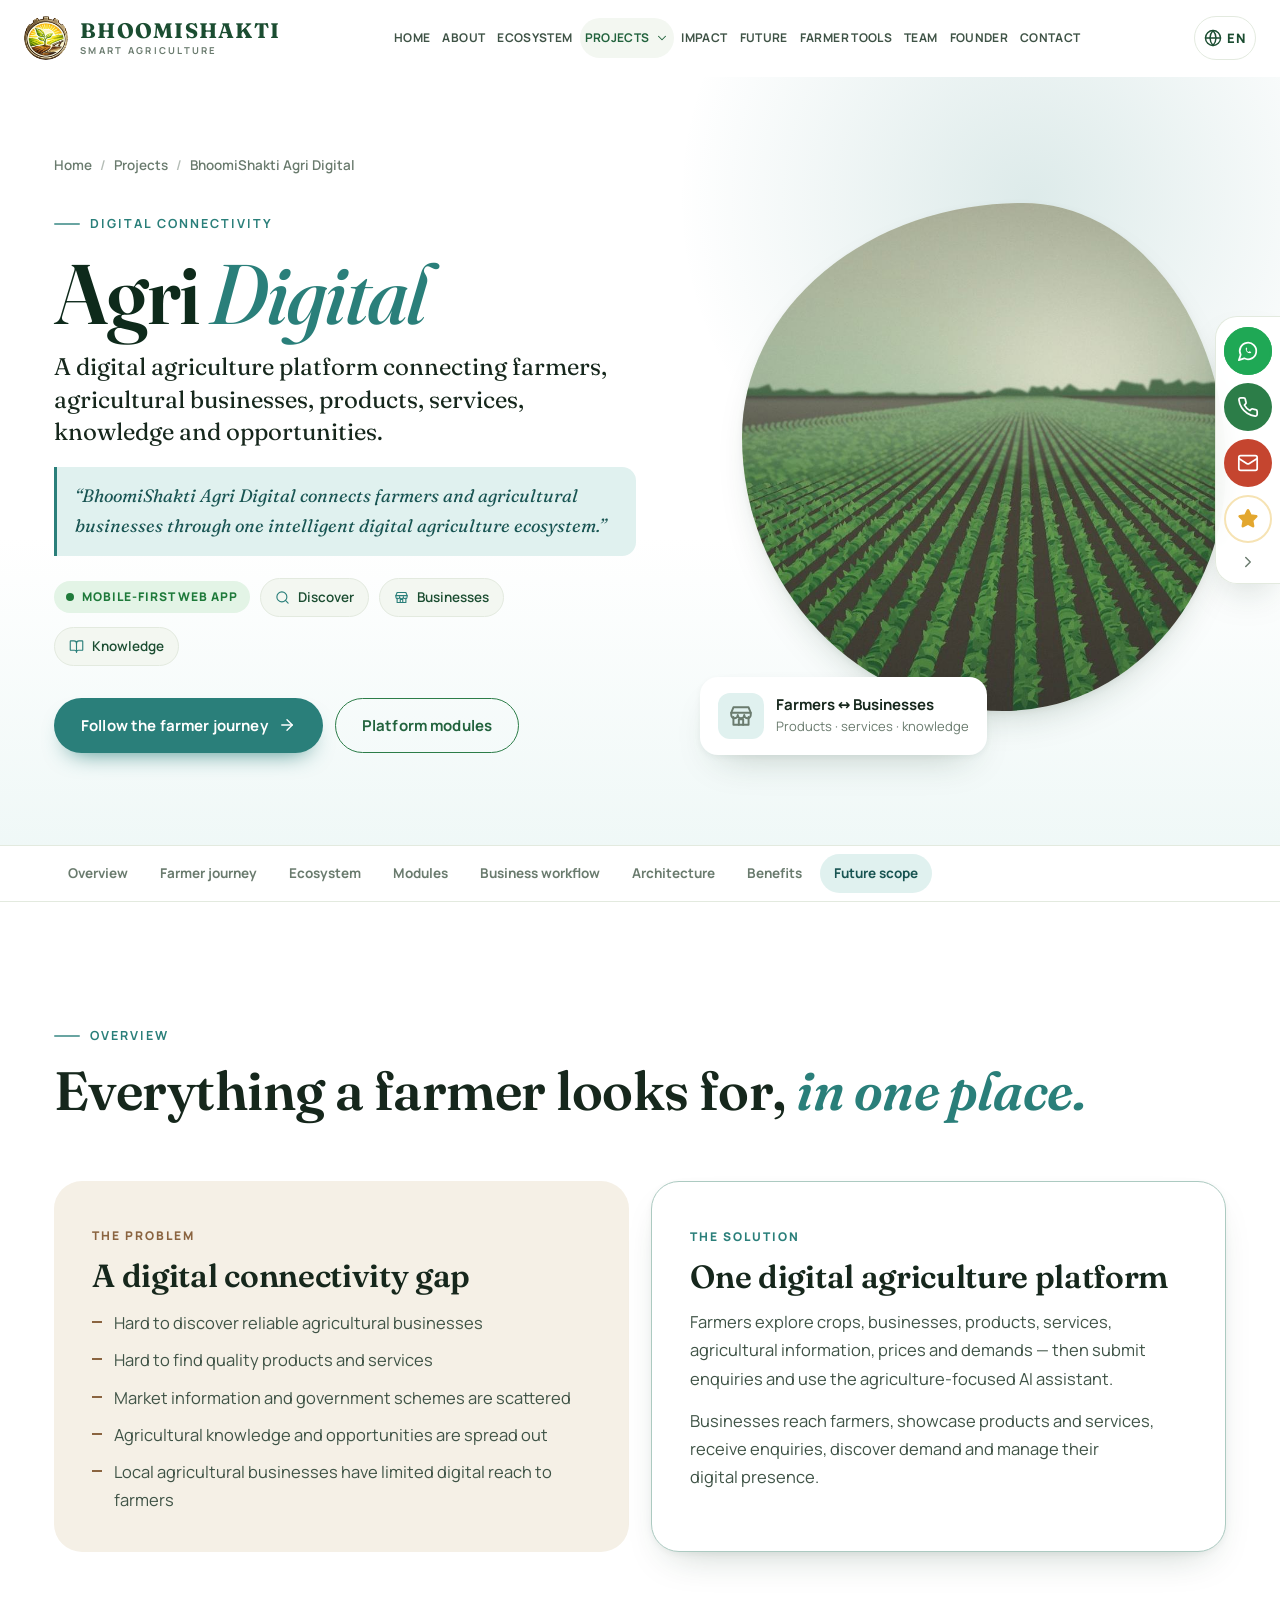
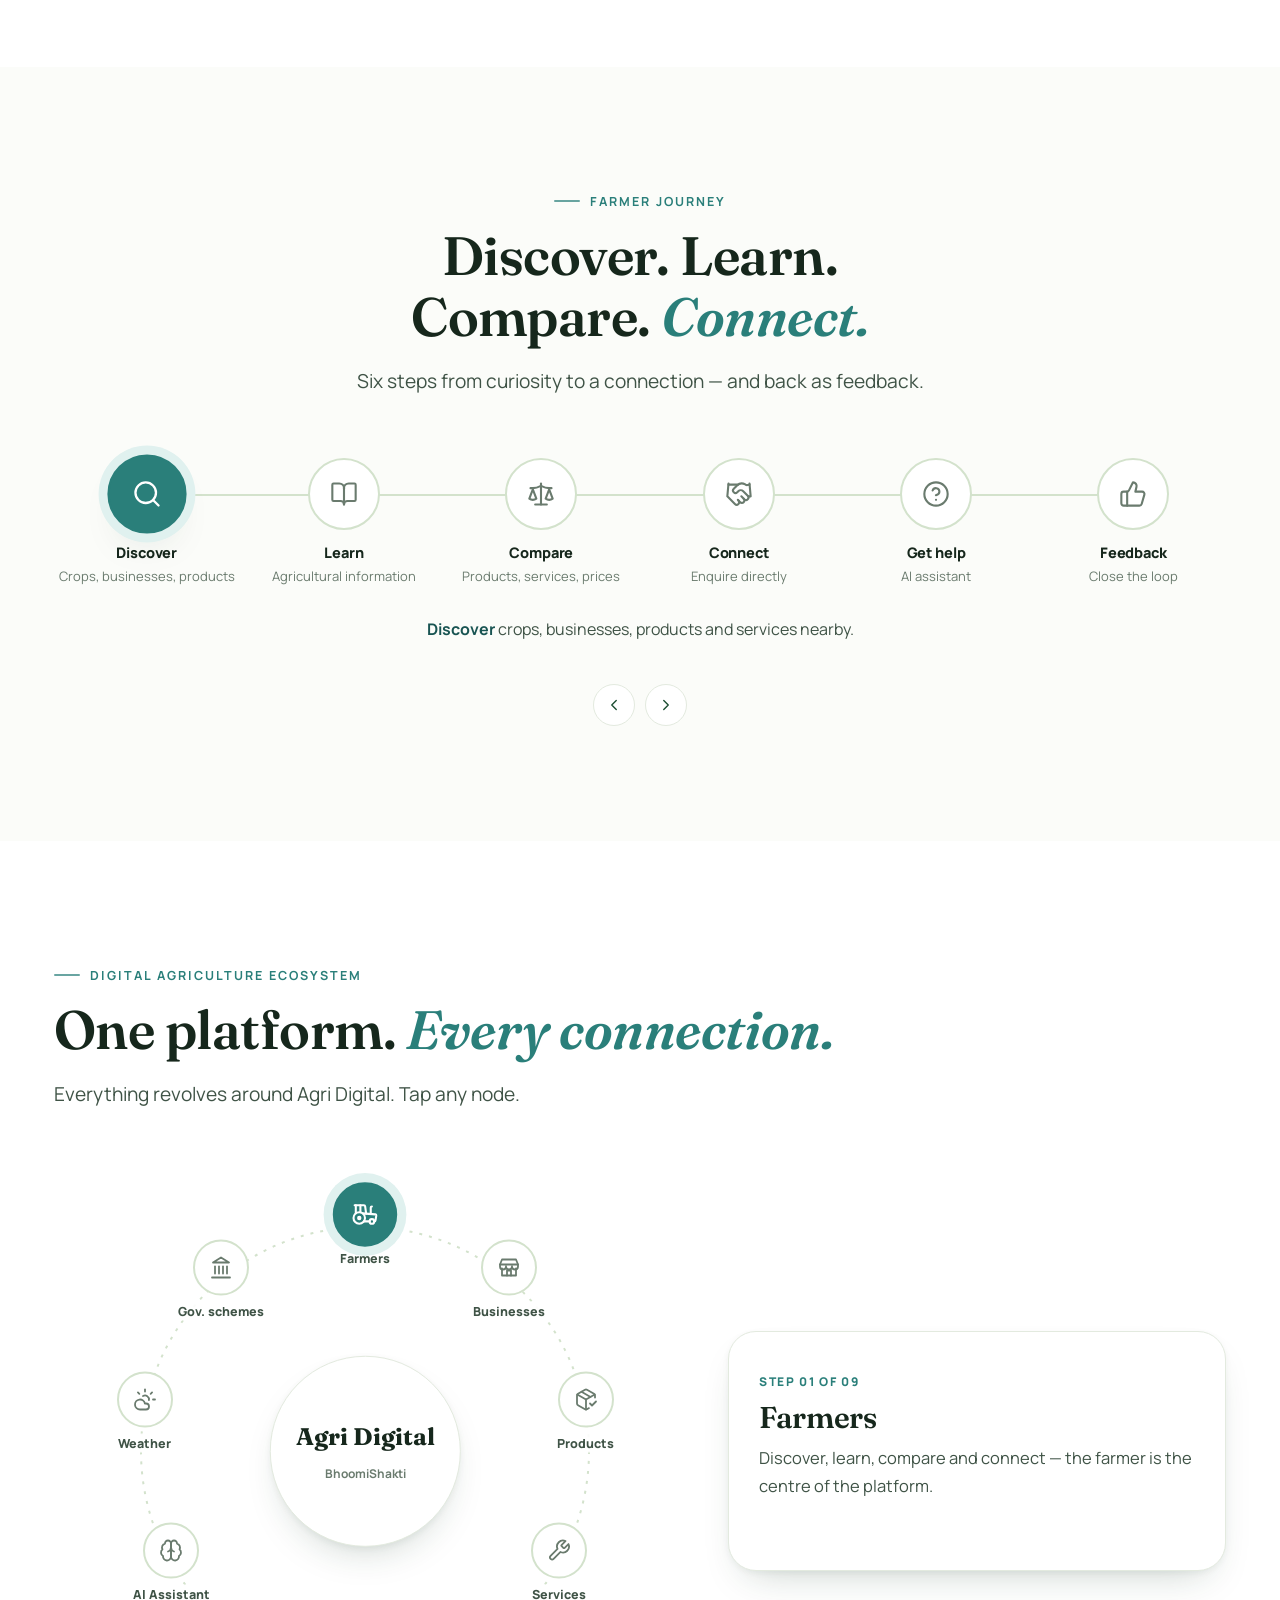
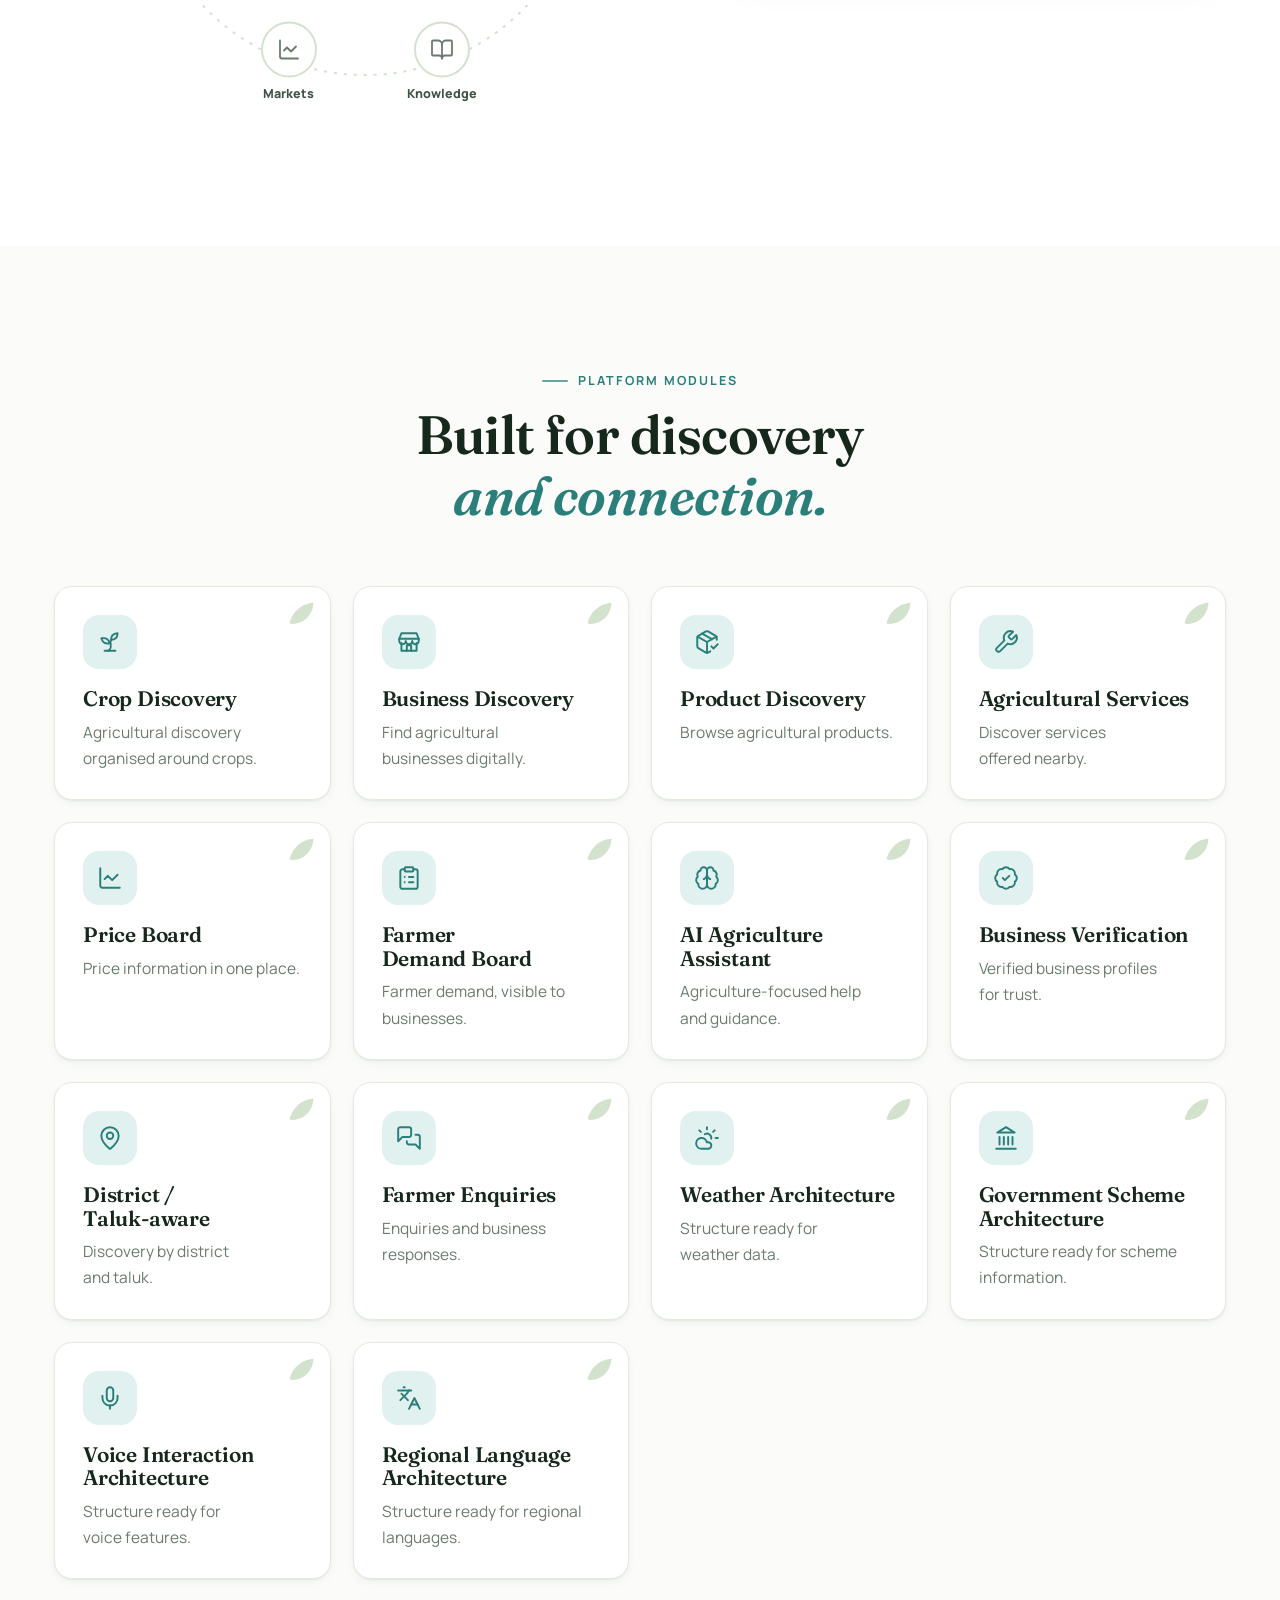
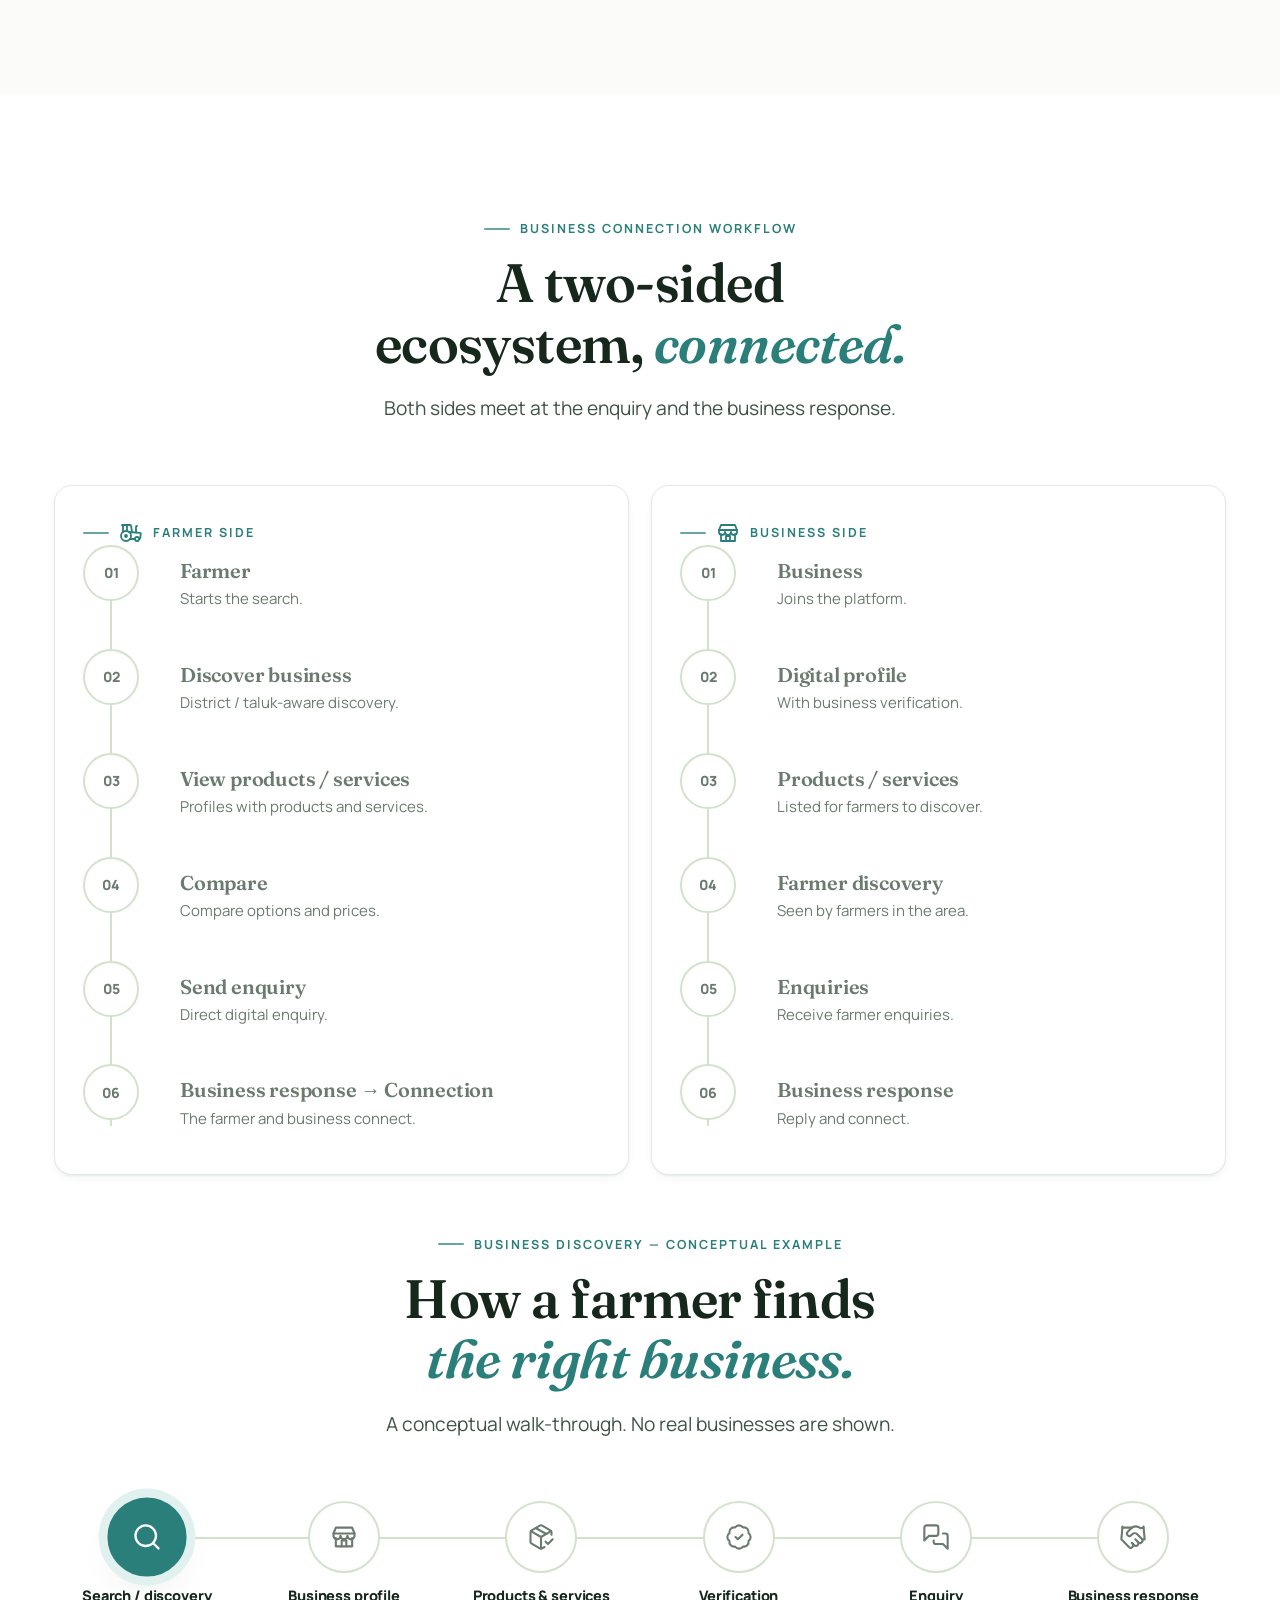
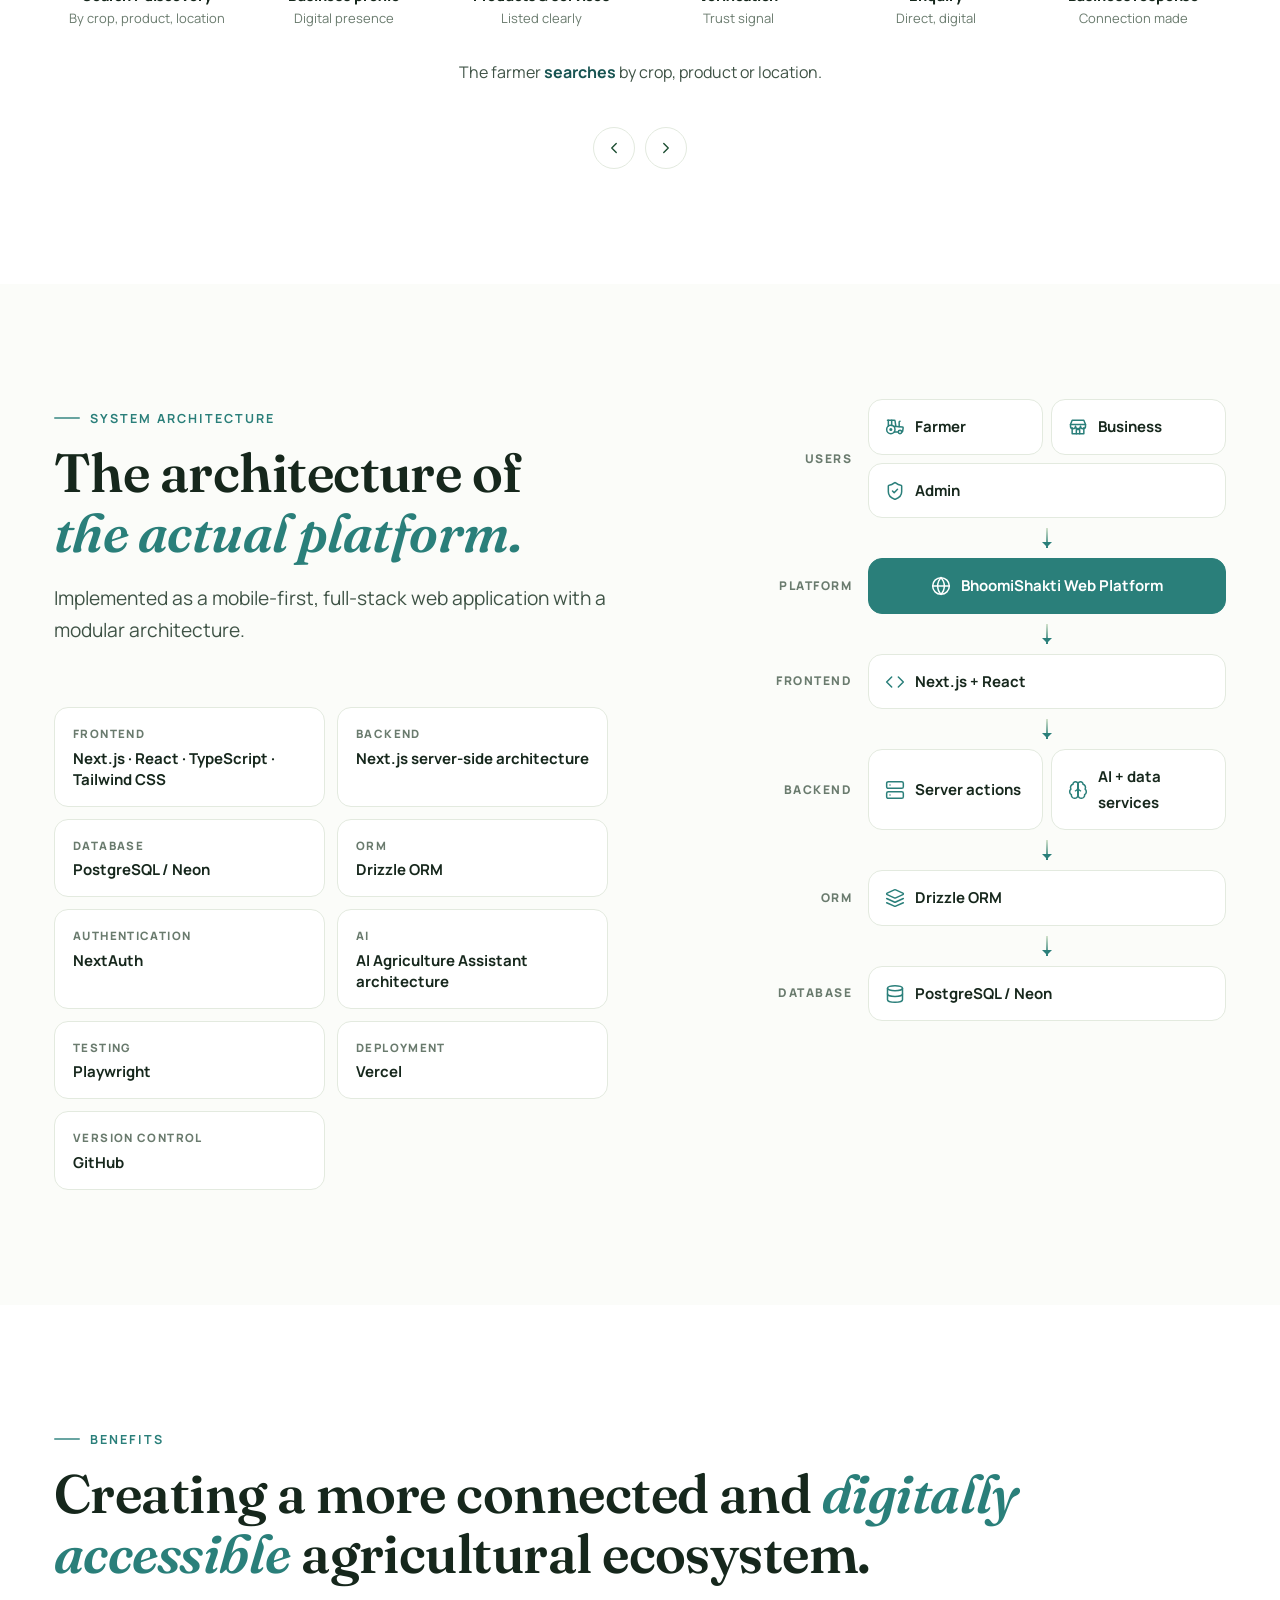
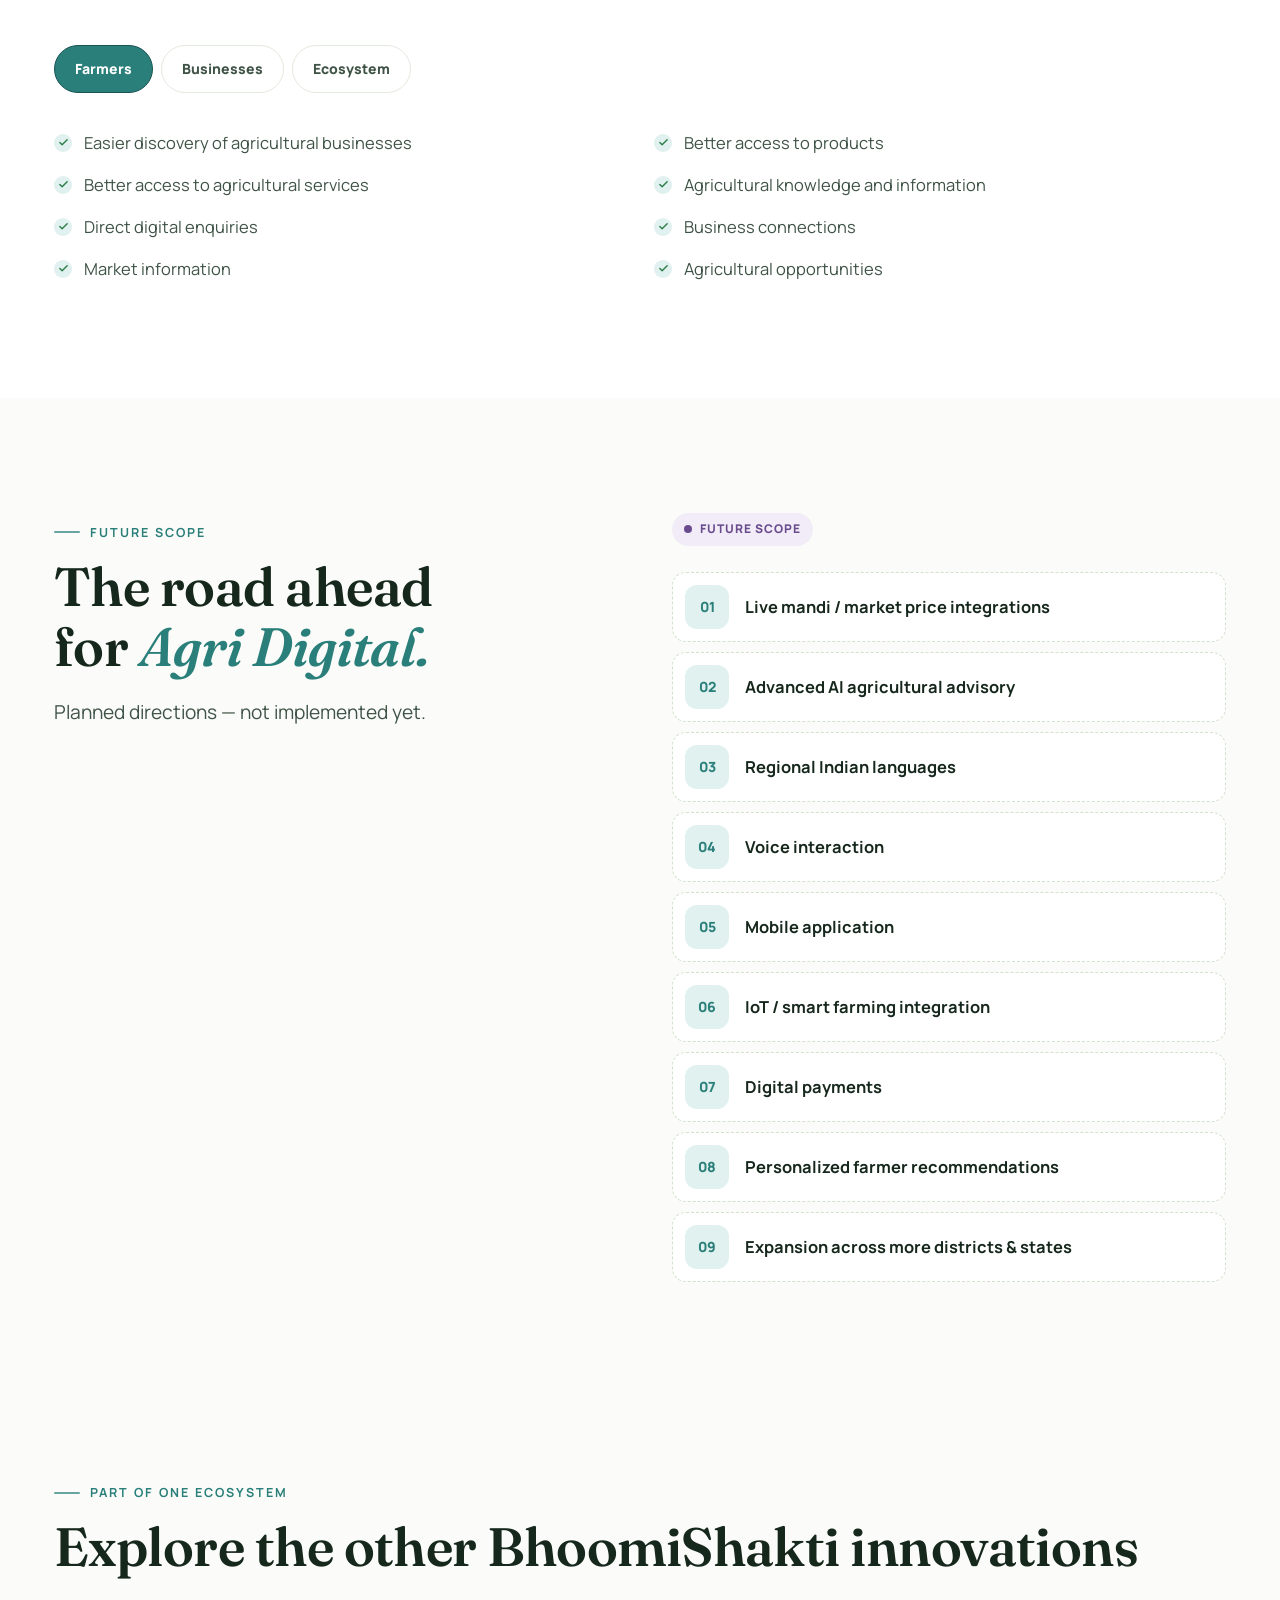
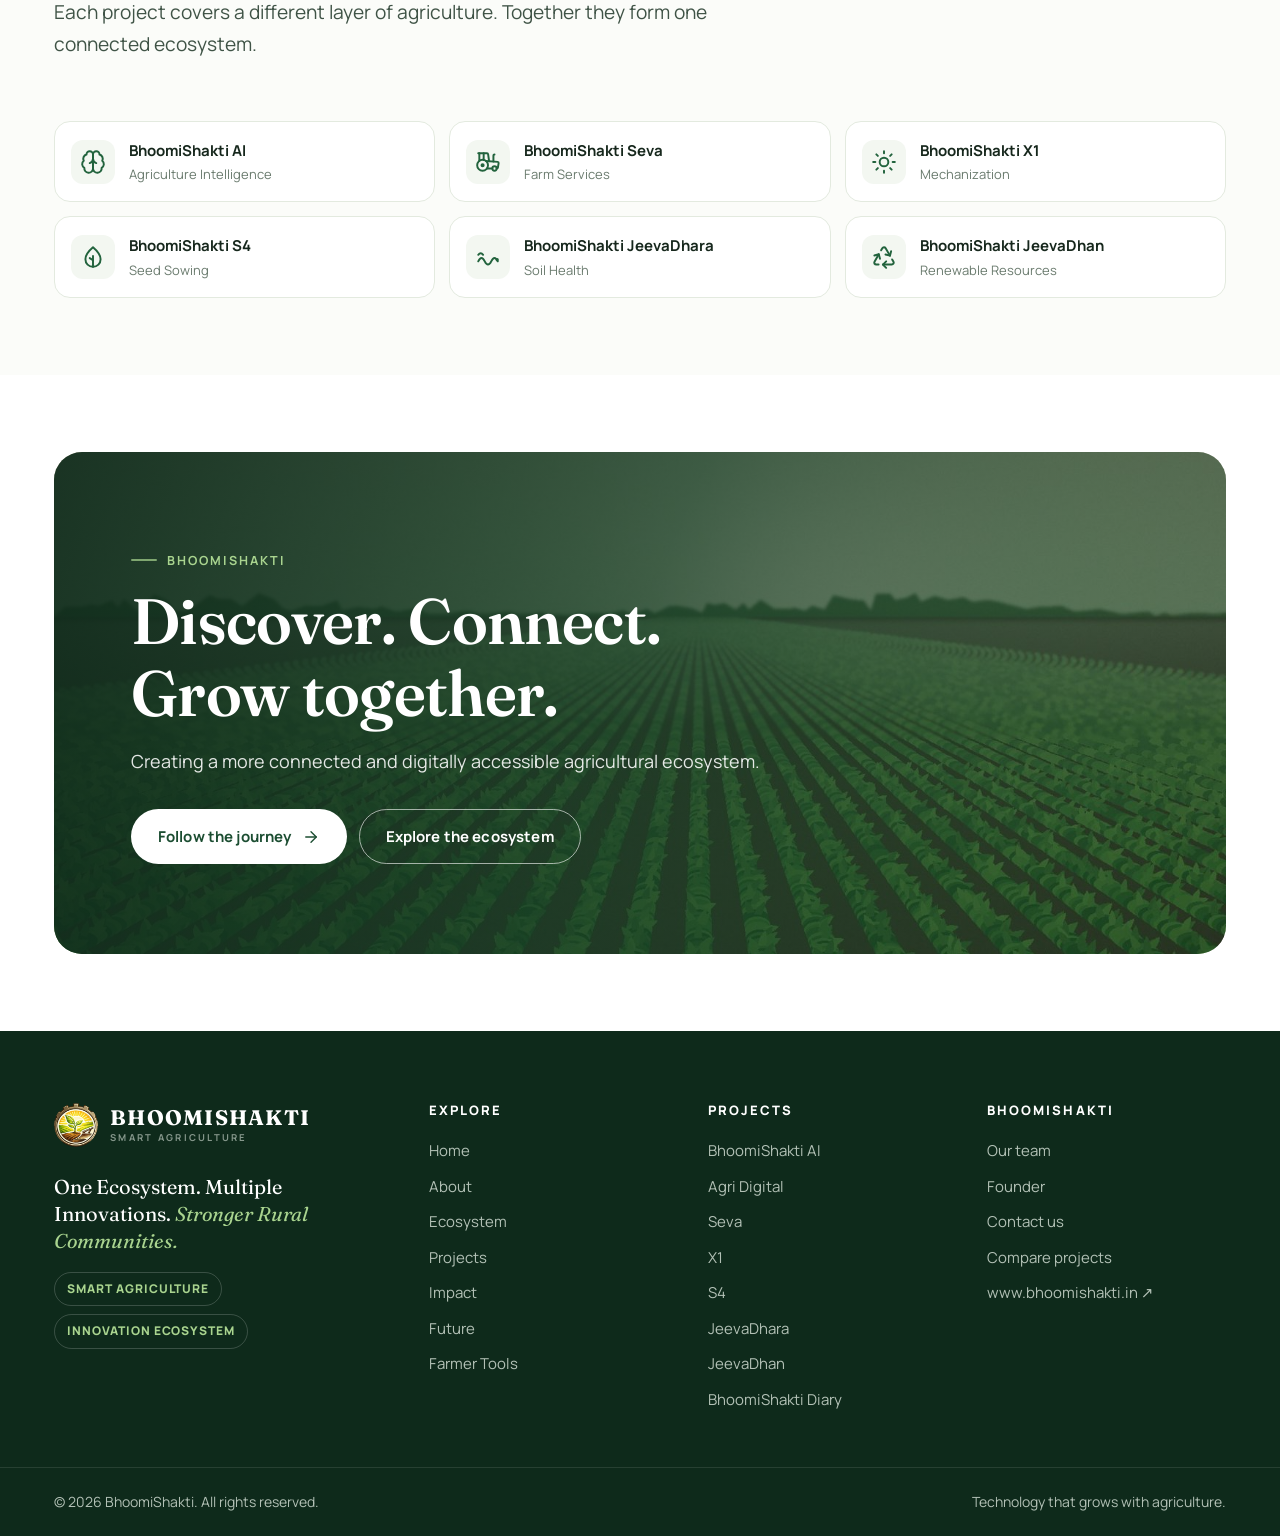
<file: agri-digital.html>
<!DOCTYPE html>
<html lang="en" class="js-off">
<head>
  <!-- Google tag (gtag.js) -->
<script async src="https://www.googletagmanager.com/gtag/js?id=G-LCF8DMRQYF"></script>
<script>
  window.dataLayer = window.dataLayer || [];
  function gtag(){dataLayer.push(arguments);}
  gtag('js', new Date());

  gtag('config', 'G-LCF8DMRQYF');
</script>
<meta charset="UTF-8">
<meta name="viewport" content="width=device-width, initial-scale=1.0, viewport-fit=cover">
<title>BhoomiShakti Agri Digital — Digital Agriculture Platform</title>
<meta name="description" content="BhoomiShakti Agri Digital connects farmers with agricultural businesses, products, services, knowledge and opportunities.">
<link rel="canonical" href="https://www.bhoomishakti.in/agri-digital.html">
<meta name="robots" content="index, follow">
<meta property="og:type" content="website">
<meta property="og:site_name" content="BhoomiShakti">
<meta property="og:title" content="BhoomiShakti Agri Digital — Digital Agriculture Platform">
<meta property="og:description" content="BhoomiShakti Agri Digital connects farmers with agricultural businesses, products, services, knowledge and opportunities.">
<meta property="og:url" content="https://www.bhoomishakti.in/agri-digital.html">
<meta name="twitter:card" content="summary_large_image">
<meta name="twitter:title" content="BhoomiShakti Agri Digital — Digital Agriculture Platform">
<meta name="twitter:description" content="BhoomiShakti Agri Digital connects farmers with agricultural businesses, products, services, knowledge and opportunities.">
<script type="application/ld+json">{"@context": "https://schema.org", "@type": "BreadcrumbList", "itemListElement": [{"@type": "ListItem", "position": 1, "name": "Home", "item": "https://www.bhoomishakti.in/"}, {"@type": "ListItem", "position": 2, "name": "Projects", "item": "https://www.bhoomishakti.in/projects.html"}, {"@type": "ListItem", "position": 3, "name": "BhoomiShakti Agri Digital", "item": "https://www.bhoomishakti.in/agri-digital.html"}]}</script>
<meta name="theme-color" content="#FFFFFF">
<link rel="icon" type="image/png" href="assets/icons/favicon.png">
<link rel="preload" href="assets/fonts/fraunces.woff2" as="font" type="font/woff2" crossorigin>
<link rel="preload" href="assets/fonts/manrope.woff2" as="font" type="font/woff2" crossorigin>
<link rel="stylesheet" href="css/style.css">
</head>
<body class="theme-agri">
<a class="skip-link" href="#main">Skip to content</a>
<svg xmlns="http://www.w3.org/2000/svg" style="display:none" aria-hidden="true"><defs><symbol id="i-linkedin" viewBox="0 0 24 24"><path d="M16 8a6 6 0 0 1 6 6v7h-4v-7a2 2 0 0 0-4 0v7h-4v-7a6 6 0 0 1 6-6Z"/><rect x="2" y="9" width="4" height="12"/><circle cx="4" cy="4" r="2"/></symbol><symbol id="i-github" viewBox="0 0 24 24"><path d="M15 22v-4a4.8 4.8 0 0 0-1-3.5c3 0 6-2 6-5.5.08-1.25-.27-2.48-1-3.5.28-1.15.28-2.35 0-3.5 0 0-1 0-3 1.5-2.64-.5-5.36-.5-8 0C6 2 5 2 5 2c-.3 1.15-.3 2.35 0 3.5A5.4 5.4 0 0 0 4 9c0 3.5 3 5.5 6 5.5-.39.49-.68 1.05-.85 1.65-.17.6-.22 1.23-.15 1.85v4"/><path d="M9 18c-4.51 2-5-2-7-2"/></symbol><symbol id="i-quote" viewBox="0 0 24 24"><path d="M3 21c3 0 7-1 7-8V5c0-1.25-.76-2.02-2-2H4c-1.25 0-2 .75-2 1.97V11c0 1.25.75 2 2 2 1 0 1 0 1 1v1c0 1-1 2-2 2s-1 .01-1 1.03V20c0 1 0 1 1 1z"/><path d="M15 21c3 0 7-1 7-8V5c0-1.25-.76-2.02-2-2h-4c-1.25 0-2 .75-2 1.97V11c0 1.25.75 2 2 2h.75c0 2.25.25 4-2.75 4v3c0 1 0 1 1 1z"/></symbol><symbol id="i-external" viewBox="0 0 24 24"><path d="M15 3h6v6"/><path d="M10 14 21 3"/><path d="M18 13v6a2 2 0 0 1-2 2H5a2 2 0 0 1-2-2V8a2 2 0 0 1 2-2h6"/></symbol><symbol id="i-user" viewBox="0 0 24 24"><circle cx="12" cy="8" r="5"/><path d="M20 21a8 8 0 0 0-16 0"/></symbol><symbol id="i-leaf" viewBox="0 0 24 24"><path d="M11 20A7 7 0 0 1 9.8 6.1C15.5 5 17 4.48 19 2c1 2 2 4.18 2 8 0 5.5-4.78 10-10 10Z"/><path d="M2 21c0-3 1.85-5.36 5.08-6C9.5 14.52 12 13 13 12"/></symbol><symbol id="i-sprout" viewBox="0 0 24 24"><path d="M7 20h10"/><path d="M10 20c5.5-2.5.8-6.4 3-10"/><path d="M9.5 9.4c1.1.8 1.8 2.2 2.3 3.7-2 .4-3.5.4-4.8-.3-1.2-.6-2.3-1.9-3-4.2 2.8-.5 4.4 0 5.5.8z"/><path d="M14.1 6a7 7 0 0 0-1.1 4c1.9-.1 3.3-.6 4.3-1.4 1-1 1.6-2.3 1.7-4.6-2.7.1-4 1-4.9 2z"/></symbol><symbol id="i-brain" viewBox="0 0 24 24"><path d="M12 5a3 3 0 1 0-5.997.125 4 4 0 0 0-2.526 5.77 4 4 0 0 0 .556 6.588A4 4 0 1 0 12 18Z"/><path d="M12 5a3 3 0 1 1 5.997.125 4 4 0 0 1 2.526 5.77 4 4 0 0 1-.556 6.588A4 4 0 1 1 12 18Z"/><path d="M12 5v13"/><path d="M9 13a4.5 4.5 0 0 0 3-4"/><path d="M15 13a4.5 4.5 0 0 1-3-4"/></symbol><symbol id="i-store" viewBox="0 0 24 24"><path d="M3 9 5 4h14l2 5"/><path d="M3 9h18v2a3 3 0 0 1-6 0 3 3 0 0 1-6 0 3 3 0 0 1-6 0Z"/><path d="M5 13v7h14v-7"/><path d="M10 20v-5h4v5"/></symbol><symbol id="i-tractor" viewBox="0 0 24 24"><path d="m10 11 11 .9a1 1 0 0 1 .8 1.1l-.665 4.158a1 1 0 0 1-.988.842H20"/><path d="M16 18h-5"/><path d="M18 5a1 1 0 0 0-1 1v5.573"/><path d="M3 4h8.129a1 1 0 0 1 .99.863L13 11.246"/><path d="M4 11V4"/><path d="M8 10.1V4"/><circle cx="18" cy="18" r="2"/><circle cx="7" cy="15" r="5"/><circle cx="7" cy="15" r="1"/></symbol><symbol id="i-sun" viewBox="0 0 24 24"><circle cx="12" cy="12" r="4"/><path d="M12 2v2"/><path d="M12 20v2"/><path d="m4.93 4.93 1.41 1.41"/><path d="m17.66 17.66 1.41 1.41"/><path d="M2 12h2"/><path d="M20 12h2"/><path d="m6.34 17.66-1.41 1.41"/><path d="m19.07 4.93-1.41 1.41"/></symbol><symbol id="i-seed" viewBox="0 0 24 24"><path d="M12 21c-4 0-7-3-7-7 0-5 7-11 7-11s7 6 7 11c0 4-3 7-7 7Z"/><path d="M12 21V11"/><path d="M12 15l-3-2"/></symbol><symbol id="i-worm" viewBox="0 0 24 24"><path d="M3 16c2-4 4-4 6 0s4 4 6 0 4-4 6 0"/><circle cx="20.5" cy="14.5" r=".6" fill="currentColor"/><path d="M3 10c1.5-2 3-2 4.5 0"/></symbol><symbol id="i-recycle" viewBox="0 0 24 24"><path d="M7 19H4.815a1.83 1.83 0 0 1-1.57-.881 1.785 1.785 0 0 1-.004-1.784L7.196 9.5"/><path d="M11 19h8.203a1.83 1.83 0 0 0 1.556-.89 1.784 1.784 0 0 0 0-1.775l-1.226-2.12"/><path d="m14 16-3 3 3 3"/><path d="M8.293 13.596 7.196 9.5 3.1 10.598"/><path d="m9.344 5.811 1.093-1.892A1.83 1.83 0 0 1 11.985 3a1.784 1.784 0 0 1 1.546.888l3.943 6.843"/><path d="m13.378 9.633 4.096 1.098 1.097-4.096"/></symbol><symbol id="i-arrow" viewBox="0 0 24 24"><path d="M5 12h14"/><path d="m12 5 7 7-7 7"/></symbol><symbol id="i-arrow-down" viewBox="0 0 24 24"><path d="M12 5v14"/><path d="m19 12-7 7-7-7"/></symbol><symbol id="i-chevron" viewBox="0 0 24 24"><path d="m6 9 6 6 6-6"/></symbol><symbol id="i-chevron-left" viewBox="0 0 24 24"><path d="m15 18-6-6 6-6"/></symbol><symbol id="i-chevron-right" viewBox="0 0 24 24"><path d="m9 18 6-6-6-6"/></symbol><symbol id="i-up" viewBox="0 0 24 24"><path d="m18 15-6-6-6 6"/></symbol><symbol id="i-menu" viewBox="0 0 24 24"><path d="M4 6h16"/><path d="M4 12h16"/><path d="M4 18h16"/></symbol><symbol id="i-close" viewBox="0 0 24 24"><path d="M18 6 6 18"/><path d="m6 6 12 12"/></symbol><symbol id="i-plus" viewBox="0 0 24 24"><path d="M5 12h14"/><path d="M12 5v14"/></symbol><symbol id="i-check" viewBox="0 0 24 24"><path d="M20 6 9 17l-5-5"/></symbol><symbol id="i-users" viewBox="0 0 24 24"><path d="M16 21v-2a4 4 0 0 0-4-4H6a4 4 0 0 0-4 4v2"/><circle cx="9" cy="7" r="4"/><path d="M22 21v-2a4 4 0 0 0-3-3.87"/><path d="M16 3.13a4 4 0 0 1 0 7.75"/></symbol><symbol id="i-user-search" viewBox="0 0 24 24"><circle cx="10" cy="7" r="4"/><path d="M10.3 15H7a4 4 0 0 0-4 4v2"/><circle cx="17" cy="17" r="3"/><path d="m21 21-1.9-1.9"/></symbol><symbol id="i-search" viewBox="0 0 24 24"><circle cx="11" cy="11" r="8"/><path d="m21 21-4.3-4.3"/></symbol><symbol id="i-pin" viewBox="0 0 24 24"><path d="M20 10c0 5-5.5 10.2-7.4 11.8a1 1 0 0 1-1.2 0C9.5 20.2 4 15 4 10a8 8 0 0 1 16 0"/><circle cx="12" cy="10" r="3"/></symbol><symbol id="i-message" viewBox="0 0 24 24"><path d="M14 9a2 2 0 0 1-2 2H6l-4 4V4a2 2 0 0 1 2-2h8a2 2 0 0 1 2 2z"/><path d="M18 9h2a2 2 0 0 1 2 2v11l-4-4h-6a2 2 0 0 1-2-2v-1"/></symbol><symbol id="i-package" viewBox="0 0 24 24"><path d="m16 16 2 2 4-4"/><path d="M21 10V8a2 2 0 0 0-1-1.73l-7-4a2 2 0 0 0-2 0l-7 4A2 2 0 0 0 3 8v8a2 2 0 0 0 1 1.73l7 4a2 2 0 0 0 2 0l2-1.14"/><path d="m7.5 4.27 9 5.15"/><path d="M3.29 7 12 12l8.71-5"/><path d="M12 22V12"/></symbol><symbol id="i-megaphone" viewBox="0 0 24 24"><path d="m3 11 18-5v12L3 14v-3z"/><path d="M11.6 16.8a3 3 0 1 1-5.8-1.6"/></symbol><symbol id="i-cloud" viewBox="0 0 24 24"><path d="M12 2v2"/><path d="m4.93 4.93 1.41 1.41"/><path d="M20 12h2"/><path d="m19.07 4.93-1.41 1.41"/><path d="M15.947 12.65a4 4 0 0 0-5.925-4.128"/><path d="M13 22H7a5 5 0 1 1 4.9-6H13a3 3 0 0 1 0 6Z"/></symbol><symbol id="i-landmark" viewBox="0 0 24 24"><path d="M3 22h18"/><path d="M6 18v-7"/><path d="M10 18v-7"/><path d="M14 18v-7"/><path d="M18 18v-7"/><path d="M12 2 20 7H4z"/></symbol><symbol id="i-rupee" viewBox="0 0 24 24"><path d="M6 3h12"/><path d="M6 8h12"/><path d="m6 13 8.5 8"/><path d="M6 13h3"/><path d="M9 13c6.667 0 6.667-10 0-10"/></symbol><symbol id="i-calendar" viewBox="0 0 24 24"><rect width="18" height="18" x="3" y="4" rx="2"/><path d="M16 2v4"/><path d="M8 2v4"/><path d="M3 10h18"/><path d="M8 14h.01"/><path d="M12 14h.01"/><path d="M16 14h.01"/><path d="M8 18h.01"/><path d="M12 18h.01"/></symbol><symbol id="i-microscope" viewBox="0 0 24 24"><path d="M6 18h8"/><path d="M3 22h18"/><path d="M14 22a7 7 0 1 0 0-14h-1"/><path d="M9 14h2"/><path d="M9 12a2 2 0 0 1-2-2V6h6v4a2 2 0 0 1-2 2Z"/><path d="M12 6V3a1 1 0 0 0-1-1H9a1 1 0 0 0-1 1v3"/></symbol><symbol id="i-handshake" viewBox="0 0 24 24"><path d="m11 17 2 2a1 1 0 1 0 3-3"/><path d="m14 14 2.5 2.5a1 1 0 1 0 3-3l-3.88-3.88a3 3 0 0 0-4.24 0l-.88.88a1 1 0 1 1-3-3l2.81-2.81a5.79 5.79 0 0 1 7.06-.87l.47.28a2 2 0 0 0 1.42.25L21 4"/><path d="m21 3 1 11h-2"/><path d="M3 3 2 14l6.5 6.5a1 1 0 1 0 3-3"/><path d="M3 4h8"/></symbol><symbol id="i-shield" viewBox="0 0 24 24"><path d="M20 13c0 5-3.5 7.5-7.66 8.95a1 1 0 0 1-.67-.01C7.5 20.5 4 18 4 13V6a1 1 0 0 1 1-1c2 0 4.5-1.2 6.24-2.72a1.17 1.17 0 0 1 1.52 0C14.51 3.81 17 5 19 5a1 1 0 0 1 1 1z"/><path d="m9 12 2 2 4-4"/></symbol><symbol id="i-eye-off" viewBox="0 0 24 24"><path d="M10.733 5.076a10.744 10.744 0 0 1 11.205 6.575 1 1 0 0 1 0 .696 10.747 10.747 0 0 1-1.444 2.49"/><path d="M14.084 14.158a3 3 0 0 1-4.242-4.242"/><path d="M17.479 17.499a10.75 10.75 0 0 1-15.417-5.151 1 1 0 0 1 0-.696 10.75 10.75 0 0 1 4.446-5.143"/><path d="m2 2 20 20"/></symbol><symbol id="i-layers" viewBox="0 0 24 24"><path d="m12.83 2.18a2 2 0 0 0-1.66 0L2.6 6.08a1 1 0 0 0 0 1.83l8.58 3.91a2 2 0 0 0 1.66 0l8.58-3.9a1 1 0 0 0 0-1.83Z"/><path d="m22 17.65-9.17 4.16a2 2 0 0 1-1.66 0L2 17.65"/><path d="m22 12.65-9.17 4.16a2 2 0 0 1-1.66 0L2 12.65"/></symbol><symbol id="i-network" viewBox="0 0 24 24"><rect x="16" y="16" width="6" height="6" rx="1"/><rect x="2" y="16" width="6" height="6" rx="1"/><rect x="9" y="2" width="6" height="6" rx="1"/><path d="M5 16v-3a1 1 0 0 1 1-1h12a1 1 0 0 1 1 1v3"/><path d="M12 12V8"/></symbol><symbol id="i-globe" viewBox="0 0 24 24"><circle cx="12" cy="12" r="10"/><path d="M12 2a14.5 14.5 0 0 0 0 20 14.5 14.5 0 0 0 0-20"/><path d="M2 12h20"/></symbol><symbol id="i-server" viewBox="0 0 24 24"><rect width="20" height="8" x="2" y="2" rx="2"/><rect width="20" height="8" x="2" y="14" rx="2"/><path d="M6 6h.01"/><path d="M6 18h.01"/></symbol><symbol id="i-database" viewBox="0 0 24 24"><ellipse cx="12" cy="5" rx="9" ry="3"/><path d="M3 5v14a9 3 0 0 0 18 0V5"/><path d="M3 12a9 3 0 0 0 18 0"/></symbol><symbol id="i-code" viewBox="0 0 24 24"><path d="m16 18 6-6-6-6"/><path d="m8 6-6 6 6 6"/></symbol><symbol id="i-battery" viewBox="0 0 24 24"><rect x="2" y="7" width="16" height="10" rx="2"/><path d="M22 11v2"/><path d="M6 11v2"/><path d="M10 11v2"/></symbol><symbol id="i-zap" viewBox="0 0 24 24"><path d="M4 14a1 1 0 0 1-.78-1.63l9.9-10.2a.5.5 0 0 1 .86.46l-1.92 6.02A1 1 0 0 0 13 10h7a1 1 0 0 1 .78 1.63l-9.9 10.2a.5.5 0 0 1-.86-.46l1.92-6.02A1 1 0 0 0 11 14z"/></symbol><symbol id="i-cog" viewBox="0 0 24 24"><path d="M12.22 2h-.44a2 2 0 0 0-2 2v.18a2 2 0 0 1-1 1.73l-.43.25a2 2 0 0 1-2 0l-.15-.08a2 2 0 0 0-2.73.73l-.22.38a2 2 0 0 0 .73 2.73l.15.1a2 2 0 0 1 1 1.72v.51a2 2 0 0 1-1 1.74l-.15.09a2 2 0 0 0-.73 2.73l.22.38a2 2 0 0 0 2.73.73l.15-.08a2 2 0 0 1 2 0l.43.25a2 2 0 0 1 1 1.73V20a2 2 0 0 0 2 2h.44a2 2 0 0 0 2-2v-.18a2 2 0 0 1 1-1.73l.43-.25a2 2 0 0 1 2 0l.15.08a2 2 0 0 0 2.73-.73l.22-.39a2 2 0 0 0-.73-2.73l-.15-.08a2 2 0 0 1-1-1.74v-.5a2 2 0 0 1 1-1.74l.15-.09a2 2 0 0 0 .73-2.73l-.22-.38a2 2 0 0 0-2.73-.73l-.15.08a2 2 0 0 1-2 0l-.43-.25a2 2 0 0 1-1-1.73V4a2 2 0 0 0-2-2z"/><circle cx="12" cy="12" r="3"/></symbol><symbol id="i-wheel" viewBox="0 0 24 24"><circle cx="12" cy="12" r="9"/><circle cx="12" cy="12" r="2"/><path d="M12 3v7"/><path d="M12 14v7"/><path d="M3 12h7"/><path d="M14 12h7"/></symbol><symbol id="i-chain" viewBox="0 0 24 24"><path d="M9 17H7A5 5 0 0 1 7 7h2"/><path d="M15 7h2a5 5 0 1 1 0 10h-2"/><path d="M8 12h8"/></symbol><symbol id="i-blade" viewBox="0 0 24 24"><path d="M4 20 14 8l6-4-2 7-12 11"/><path d="M4 20h7"/></symbol><symbol id="i-panel" viewBox="0 0 24 24"><rect x="3" y="4" width="18" height="11" rx="1"/><path d="M3 9.5h18"/><path d="M9 4v11"/><path d="M15 4v11"/><path d="M12 15v5"/><path d="M8 20h8"/></symbol><symbol id="i-umbrella" viewBox="0 0 24 24"><path d="M22 12a10.06 10.06 0 0 0-20 0Z"/><path d="M12 12v8a2 2 0 0 0 4 0"/><path d="M12 2v1"/></symbol><symbol id="i-backpack" viewBox="0 0 24 24"><path d="M4 10a4 4 0 0 1 4-4h8a4 4 0 0 1 4 4v10a2 2 0 0 1-2 2H6a2 2 0 0 1-2-2Z"/><path d="M8 10h8"/><path d="M8 18h8"/><path d="M8 22v-6a2 2 0 0 1 2-2h4a2 2 0 0 1 2 2v6"/><path d="M9 6V4a2 2 0 0 1 2-2h2a2 2 0 0 1 2 2v2"/></symbol><symbol id="i-sliders" viewBox="0 0 24 24"><path d="M4 21v-7"/><path d="M4 10V3"/><path d="M12 21v-9"/><path d="M12 8V3"/><path d="M20 21v-5"/><path d="M20 12V3"/><path d="M2 14h4"/><path d="M10 8h4"/><path d="M18 16h4"/></symbol><symbol id="i-pipes" viewBox="0 0 24 24"><path d="M12 3v7"/><path d="M12 10 6 16v5"/><path d="m12 10 6 6v5"/></symbol><symbol id="i-vibrate" viewBox="0 0 24 24"><path d="m2 8 2 2-2 2 2 2-2 2"/><path d="m22 8-2 2 2 2-2 2 2 2"/><rect width="8" height="14" x="8" y="5" rx="1"/></symbol><symbol id="i-droplet" viewBox="0 0 24 24"><path d="M12 22a7 7 0 0 0 7-7c0-2-1-3.9-3-5.5s-3.5-4-4-6.5c-.5 2.5-2 4.9-4 6.5C6 11.1 5 13 5 15a7 7 0 0 0 7 7z"/></symbol><symbol id="i-flask" viewBox="0 0 24 24"><path d="M10 2v7.527a2 2 0 0 1-.211.896L4.72 20.55a1 1 0 0 0 .9 1.45h12.76a1 1 0 0 0 .9-1.45l-5.069-10.127A2 2 0 0 1 14 9.527V2"/><path d="M8.5 2h7"/><path d="M7 16h10"/></symbol><symbol id="i-factory" viewBox="0 0 24 24"><path d="M2 20a2 2 0 0 0 2 2h16a2 2 0 0 0 2-2V8l-7 5V8l-7 5V4a2 2 0 0 0-2-2H4a2 2 0 0 0-2 2Z"/><path d="M17 18h1"/><path d="M12 18h1"/><path d="M7 18h1"/></symbol><symbol id="i-flame" viewBox="0 0 24 24"><path d="M8.5 14.5A2.5 2.5 0 0 0 11 12c0-1.38-.5-2-1-3-1.072-2.143-.224-4.054 2-6 .5 2.5 2 4.9 4 6.5 2 1.6 3 3.5 3 5.5a7 7 0 1 1-14 0c0-1.153.433-2.294 1-3a2.5 2.5 0 0 0 2.5 2.5z"/></symbol><symbol id="i-cow" viewBox="0 0 24 24"><path d="M5 9c-1.5 0-3-1-3-3 2 0 3 .5 4 1.5"/><path d="M19 9c1.5 0 3-1 3-3-2 0-3 .5-4 1.5"/><path d="M6 8.5C6 6 8.5 4 12 4s6 2 6 4.5V14a6 6 0 0 1-12 0Z"/><ellipse cx="12" cy="15.5" rx="3.5" ry="2.5"/><path d="M10.5 15.5h.01"/><path d="M13.5 15.5h.01"/><path d="M9 10h.01"/><path d="M15 10h.01"/></symbol><symbol id="i-truck" viewBox="0 0 24 24"><path d="M14 18V6a2 2 0 0 0-2-2H4a2 2 0 0 0-2 2v11a1 1 0 0 0 1 1h2"/><path d="M15 18H9"/><path d="M19 18h2a1 1 0 0 0 1-1v-3.65a1 1 0 0 0-.22-.624l-3.48-4.35A1 1 0 0 0 17.52 8H14"/><circle cx="17" cy="18" r="2"/><circle cx="7" cy="18" r="2"/></symbol><symbol id="i-drone" viewBox="0 0 24 24"><circle cx="5" cy="5" r="2.5"/><circle cx="19" cy="5" r="2.5"/><circle cx="5" cy="19" r="2.5"/><circle cx="19" cy="19" r="2.5"/><path d="M7 7l3 3"/><path d="m17 7-3 3"/><path d="m7 17 3-3"/><path d="m17 17-3-3"/><rect x="10" y="10" width="4" height="4" rx="1"/></symbol><symbol id="i-digger" viewBox="0 0 24 24"><path d="M2 18h12"/><circle cx="4.5" cy="18" r="2.5"/><circle cx="11.5" cy="18" r="2.5"/><path d="M3 15V11h6l2 4"/><path d="M9 11 14 5l5 3-2 4h-3"/><path d="M19 8v5"/></symbol><symbol id="i-water" viewBox="0 0 24 24"><path d="M2 6c.6.5 1.2 1 2.5 1C7 7 7 5 9.5 5c2.6 0 2.4 2 5 2 2.5 0 2.5-2 5-2 1.3 0 1.9.5 2.5 1"/><path d="M2 12c.6.5 1.2 1 2.5 1 2.5 0 2.5-2 5-2 2.6 0 2.4 2 5 2 2.5 0 2.5-2 5-2 1.3 0 1.9.5 2.5 1"/><path d="M2 18c.6.5 1.2 1 2.5 1 2.5 0 2.5-2 5-2 2.6 0 2.4 2 5 2 2.5 0 2.5-2 5-2 1.3 0 1.9.5 2.5 1"/></symbol><symbol id="i-phone" viewBox="0 0 24 24"><rect width="14" height="20" x="5" y="2" rx="2"/><path d="M12 18h.01"/></symbol><symbol id="i-star" viewBox="0 0 24 24"><path d="M11.525 2.295a.53.53 0 0 1 .95 0l2.31 4.679a2.12 2.12 0 0 0 1.595 1.16l5.166.756a.53.53 0 0 1 .294.904l-3.736 3.638a2.12 2.12 0 0 0-.611 1.878l.882 5.14a.53.53 0 0 1-.771.56l-4.618-2.428a2.12 2.12 0 0 0-1.973 0L6.396 21.01a.53.53 0 0 1-.77-.56l.881-5.139a2.12 2.12 0 0 0-.611-1.879L2.16 9.795a.53.53 0 0 1 .294-.906l5.165-.755a2.12 2.12 0 0 0 1.597-1.16z"/></symbol><symbol id="i-info" viewBox="0 0 24 24"><circle cx="12" cy="12" r="10"/><path d="M12 16v-4"/><path d="M12 8h.01"/></symbol><symbol id="i-mic" viewBox="0 0 24 24"><path d="M12 2a3 3 0 0 0-3 3v7a3 3 0 0 0 6 0V5a3 3 0 0 0-3-3Z"/><path d="M19 10v2a7 7 0 0 1-14 0v-2"/><path d="M12 19v3"/></symbol><symbol id="i-languages" viewBox="0 0 24 24"><path d="m5 8 6 6"/><path d="m4 14 6-6 2-3"/><path d="M2 5h12"/><path d="M7 2h1"/><path d="m22 22-5-10-5 10"/><path d="M14 18h6"/></symbol><symbol id="i-satellite" viewBox="0 0 24 24"><path d="M13 7 9 3 5 7l4 4"/><path d="m17 11 4 4-4 4-4-4"/><path d="m8 12 4 4 6-6-4-4Z"/><path d="m16 8 3-3"/><path d="M9 21a6 6 0 0 0-6-6"/></symbol><symbol id="i-chart" viewBox="0 0 24 24"><path d="M3 3v16a2 2 0 0 0 2 2h16"/><path d="m19 9-5 5-4-4-3 3"/></symbol><symbol id="i-wallet" viewBox="0 0 24 24"><path d="M19 7V4a1 1 0 0 0-1-1H5a2 2 0 0 0 0 4h15a1 1 0 0 1 1 1v4h-3a2 2 0 0 0 0 4h3a1 1 0 0 0 1-1v-2a1 1 0 0 0-1-1"/><path d="M3 5v14a2 2 0 0 0 2 2h15a1 1 0 0 0 1-1v-4"/></symbol><symbol id="i-rocket" viewBox="0 0 24 24"><path d="M4.5 16.5c-1.5 1.26-2 5-2 5s3.74-.5 5-2c.71-.84.7-2.13-.09-2.91a2.18 2.18 0 0 0-2.91-.09z"/><path d="m12 15-3-3a22 22 0 0 1 2-3.95A12.88 12.88 0 0 1 22 2c0 2.72-.78 7.5-6 11a22.35 22.35 0 0 1-4 2z"/><path d="M9 12H4s.55-3.03 2-4c1.62-1.08 5 0 5 0"/><path d="M12 15v5s3.03-.55 4-2c1.08-1.62 0-5 0-5"/></symbol><symbol id="i-building" viewBox="0 0 24 24"><path d="M6 22V4a2 2 0 0 1 2-2h8a2 2 0 0 1 2 2v18Z"/><path d="M6 12H4a2 2 0 0 0-2 2v6a2 2 0 0 0 2 2h2"/><path d="M18 9h2a2 2 0 0 1 2 2v9a2 2 0 0 1-2 2h-2"/><path d="M10 6h4"/><path d="M10 10h4"/><path d="M10 14h4"/><path d="M10 18h4"/></symbol><symbol id="i-target" viewBox="0 0 24 24"><circle cx="12" cy="12" r="10"/><circle cx="12" cy="12" r="6"/><circle cx="12" cy="12" r="2"/></symbol><symbol id="i-badge" viewBox="0 0 24 24"><path d="M3.85 8.62a4 4 0 0 1 4.78-4.77 4 4 0 0 1 6.74 0 4 4 0 0 1 4.78 4.78 4 4 0 0 1 0 6.74 4 4 0 0 1-4.77 4.78 4 4 0 0 1-6.75 0 4 4 0 0 1-4.78-4.77 4 4 0 0 1 0-6.76Z"/><path d="m9 12 2 2 4-4"/></symbol><symbol id="i-clock" viewBox="0 0 24 24"><circle cx="12" cy="12" r="10"/><path d="M12 6v6l4 2"/></symbol><symbol id="i-activity" viewBox="0 0 24 24"><path d="M22 12h-2.48a2 2 0 0 0-1.93 1.46l-2.35 8.36a.25.25 0 0 1-.48 0L9.24 2.18a.25.25 0 0 0-.48 0l-2.35 8.36A2 2 0 0 1 4.49 12H2"/></symbol><symbol id="i-wifi" viewBox="0 0 24 24"><path d="M12 20h.01"/><path d="M2 8.82a15 15 0 0 1 20 0"/><path d="M5 12.859a10 10 0 0 1 14 0"/><path d="M8.5 16.429a5 5 0 0 1 7 0"/></symbol><symbol id="i-compass" viewBox="0 0 24 24"><circle cx="12" cy="12" r="10"/><path d="m16.24 7.76-1.804 5.411a2 2 0 0 1-1.265 1.265L7.76 16.24l1.804-5.411a2 2 0 0 1 1.265-1.265z"/></symbol><symbol id="i-sparkles" viewBox="0 0 24 24"><path d="M9.937 15.5A2 2 0 0 0 8.5 14.063l-6.135-1.582a.5.5 0 0 1 0-.962L8.5 9.936A2 2 0 0 0 9.937 8.5l1.582-6.135a.5.5 0 0 1 .963 0L14.063 8.5A2 2 0 0 0 15.5 9.937l6.135 1.581a.5.5 0 0 1 0 .964L15.5 14.063a2 2 0 0 0-1.437 1.437l-1.582 6.135a.5.5 0 0 1-.963 0z"/></symbol><symbol id="i-book" viewBox="0 0 24 24"><path d="M12 7v14"/><path d="M3 18a1 1 0 0 1-1-1V4a1 1 0 0 1 1-1h5a4 4 0 0 1 4 4 4 4 0 0 1 4-4h5a1 1 0 0 1 1 1v13a1 1 0 0 1-1 1h-6a3 3 0 0 0-3 3 3 3 0 0 0-3-3z"/></symbol><symbol id="i-scale" viewBox="0 0 24 24"><path d="m16 16 3-8 3 8c-.87.65-1.92 1-3 1s-2.13-.35-3-1Z"/><path d="m2 16 3-8 3 8c-.87.65-1.92 1-3 1s-2.13-.35-3-1Z"/><path d="M7 21h10"/><path d="M12 3v18"/><path d="M3 7h2c2 0 5-1 7-2 2 1 5 2 7 2h2"/></symbol><symbol id="i-help" viewBox="0 0 24 24"><circle cx="12" cy="12" r="10"/><path d="M9.09 9a3 3 0 0 1 5.83 1c0 2-3 3-3 3"/><path d="M12 17h.01"/></symbol><symbol id="i-thumbs" viewBox="0 0 24 24"><path d="M7 10v12"/><path d="M15 5.88 14 10h5.83a2 2 0 0 1 1.92 2.56l-2.33 8A2 2 0 0 1 17.5 22H4a2 2 0 0 1-2-2v-8a2 2 0 0 1 2-2h2.76a2 2 0 0 0 1.79-1.11L12 2a3.13 3.13 0 0 1 3 3.88Z"/></symbol><symbol id="i-mountain" viewBox="0 0 24 24"><path d="m8 3 4 8 5-5 5 15H2L8 3z"/></symbol><symbol id="i-repeat" viewBox="0 0 24 24"><path d="m17 2 4 4-4 4"/><path d="M3 11v-1a4 4 0 0 1 4-4h14"/><path d="m7 22-4-4 4-4"/><path d="M21 13v1a4 4 0 0 1-4 4H3"/></symbol><symbol id="i-clipboard" viewBox="0 0 24 24"><rect width="8" height="4" x="8" y="2" rx="1" ry="1"/><path d="M16 4h2a2 2 0 0 1 2 2v14a2 2 0 0 1-2 2H6a2 2 0 0 1-2-2V6a2 2 0 0 1 2-2h2"/><path d="M12 11h4"/><path d="M12 16h4"/><path d="M8 11h.01"/><path d="M8 16h.01"/></symbol><symbol id="i-lock" viewBox="0 0 24 24"><rect width="18" height="11" x="3" y="11" rx="2" ry="2"/><path d="M7 11V7a5 5 0 0 1 10 0v4"/></symbol><symbol id="i-test" viewBox="0 0 24 24"><path d="M9 2v17.5A2.5 2.5 0 0 1 6.5 22A2.5 2.5 0 0 1 4 19.5V2"/><path d="M20 2v17.5a2.5 2.5 0 0 1-2.5 2.5a2.5 2.5 0 0 1-2.5-2.5V2"/><path d="M3 2h7"/><path d="M14 2h7"/><path d="M9 16H4"/><path d="M20 16h-5"/></symbol><symbol id="i-wrench" viewBox="0 0 24 24"><path d="M14.7 6.3a1 1 0 0 0 0 1.4l1.6 1.6a1 1 0 0 0 1.4 0l3.77-3.77a6 6 0 0 1-7.94 7.94l-6.91 6.91a2.12 2.12 0 0 1-3-3l6.91-6.91a6 6 0 0 1 7.94-7.94l-3.76 3.76z"/></symbol><symbol id="i-hammer" viewBox="0 0 24 24"><path d="m15 12-8.373 8.373a1 1 0 1 1-3-3L12 9"/><path d="m18 15 4-4"/><path d="m21.5 11.5-1.914-1.914A2 2 0 0 1 19 8.172V7l-2.26-2.26a6 6 0 0 0-4.202-1.756L9 2.96l.92.82A6.18 6.18 0 0 1 12 8.4V10l2 2h1.172a2 2 0 0 1 1.414.586L18.5 14.5"/></symbol><symbol id="i-heart" viewBox="0 0 24 24"><path d="M19 14c1.49-1.46 3-3.21 3-5.5A5.5 5.5 0 0 0 16.5 3c-1.76 0-3 .5-4.5 2-1.5-1.5-2.74-2-4.5-2A5.5 5.5 0 0 0 2 8.5c0 2.3 1.5 4.05 3 5.5l7 7Z"/></symbol><symbol id="i-wind" viewBox="0 0 24 24"><path d="M12.8 19.6A2 2 0 1 0 14 16H2"/><path d="M17.5 8a2.5 2.5 0 1 1 2 4H2"/><path d="M9.8 4.4A2 2 0 1 1 11 8H2"/></symbol><symbol id="i-microbe" viewBox="0 0 24 24"><circle cx="12" cy="12" r="5"/><path d="M12 7V3"/><path d="M12 21v-4"/><path d="M7 12H3"/><path d="M21 12h-4"/><path d="m8.5 8.5-2.8-2.8"/><path d="m18.3 18.3-2.8-2.8"/><path d="m15.5 8.5 2.8-2.8"/><path d="m5.7 18.3 2.8-2.8"/></symbol><symbol id="i-plant" viewBox="0 0 24 24"><path d="M12 22V12"/><path d="M12 12C12 7 8 5 3 5c0 5 3 7 9 7Z"/><path d="M12 14c0-4 3-6 8-6 0 4-3 6-8 6Z"/></symbol><symbol id="i-mail" viewBox="0 0 24 24"><rect width="20" height="16" x="2" y="4" rx="2"/><path d="m22 7-8.97 5.7a1.94 1.94 0 0 1-2.06 0L2 7"/></symbol></defs></svg>

<header class="site-header">
  <nav class="container nav" aria-label="Main">
    <a class="brand" href="index.html" aria-label="BhoomiShakti home">
      <!-- IMAGE: BhoomiShakti logo emblem (navigation).
      Use the official circular BhoomiShakti emblem (gear, sprout, sun, field) as a transparent PNG or SVG.
      Purpose: brand recognition on every page. -->
      <img src="assets/images/bhoomishakti-logo.png" alt="BhoomiShakti emblem" width="44" height="44">
      <span class="brand-word">BHOOMISHAKTI<small>SMART AGRICULTURE</small></span>
    </a>
    <ul class="nav-links">
      <li><a class="nav-link" href="index.html#home">Home</a></li>
      <li><a class="nav-link" href="index.html#about">About</a></li>
      <li><a class="nav-link" href="index.html#ecosystem">Ecosystem</a></li>
      <li class="dropdown">
        <button class="nav-link active" type="button" aria-expanded="false" aria-haspopup="true">Projects <svg class="ico caret" aria-hidden="true"><use href="#i-chevron"></use></svg></button>
        <div class="dropdown-menu" role="menu">
          <a href="ai.html"><span class="dm-dot"><svg class="ico" aria-hidden="true"><use href="#i-brain"></use></svg></span><span><b>BhoomiShakti AI</b><span class="dm-sub">Agriculture intelligence & procurement</span></span></a><a href="agri-digital.html" aria-current="page"><span class="dm-dot"><svg class="ico" aria-hidden="true"><use href="#i-store"></use></svg></span><span><b>BhoomiShakti Agri Digital</b><span class="dm-sub">Farmers ↔ businesses, products & services</span></span></a><a href="seva.html"><span class="dm-dot"><svg class="ico" aria-hidden="true"><use href="#i-tractor"></use></svg></span><span><b>BhoomiShakti Seva</b><span class="dm-sub">Machinery, labour & transport booking</span></span></a><a href="x1.html"><span class="dm-dot"><svg class="ico" aria-hidden="true"><use href="#i-sun"></use></svg></span><span><b>BhoomiShakti X1</b><span class="dm-sub">Solar-assisted ploughing machine</span></span></a><a href="s4.html"><span class="dm-dot"><svg class="ico" aria-hidden="true"><use href="#i-seed"></use></svg></span><span><b>BhoomiShakti S4</b><span class="dm-sub">Portable solar seed sower</span></span></a><a href="jeevadhara.html"><span class="dm-dot"><svg class="ico" aria-hidden="true"><use href="#i-worm"></use></svg></span><span><b>BhoomiShakti JeevaDhara</b><span class="dm-sub">Bio-nutrients & soil mixing</span></span></a><a href="jeevadhan.html"><span class="dm-dot"><svg class="ico" aria-hidden="true"><use href="#i-recycle"></use></svg></span><span><b>BhoomiShakti JeevaDhan</b><span class="dm-sub">Biomass, energy & circular economy</span></span></a><a href="bhoomishakti-diary.html"><span class="dm-dot"><svg class="ico" aria-hidden="true"><use href="#i-book"></use></svg></span><span><b>BhoomiShakti Diary</b><span class="dm-sub">Farm records app · product concept</span></span></a>
          <a class="dm-all" href="projects.html">View all projects &amp; compare <svg class="ico" aria-hidden="true"><use href="#i-arrow"></use></svg></a>
        </div>
      </li>
      <li><a class="nav-link" href="index.html#impact">Impact</a></li>
      <li><a class="nav-link" href="index.html#future">Future</a></li>
      <li><a class="nav-link nav-tools" href="farmer-tools.html">Farmer Tools</a></li>
      <li><a class="nav-link" href="team.html">Team</a></li>
      <li><a class="nav-link" href="founder.html">Founder</a></li>
      <li><a class="nav-link" href="contact.html">Contact</a></li>
    </ul>
    <div class="nav-cta">
      <a class="btn btn-primary" href="index.html#ecosystem">Explore Ecosystem</a>
      <button class="burger" type="button" aria-label="Open menu" aria-expanded="false" aria-controls="mobile-nav"><svg class="ico" aria-hidden="true"><use href="#i-menu"></use></svg></button>
    </div>
  </nav>
</header>

<div class="mobile-nav" id="mobile-nav" aria-hidden="true" role="dialog" aria-modal="true" aria-label="Menu">
  <div class="mobile-nav-top">
    <a class="brand" href="index.html">
      <!-- IMAGE: BhoomiShakti logo emblem (mobile menu). Use the official circular BhoomiShakti emblem as a transparent PNG/SVG. Purpose: brand recognition inside the mobile menu. -->
      <img src="assets/images/bhoomishakti-logo.png" alt="" width="44" height="44"><span class="brand-word">BHOOMISHAKTI<small>SMART AGRICULTURE</small></span></a>
    <button class="burger mobile-close" type="button" aria-label="Close menu" style="display:grid"><svg class="ico" aria-hidden="true"><use href="#i-close"></use></svg></button>
  </div>
  <a class="m-link" href="index.html#home">Home <span>01</span></a>
  <a class="m-link" href="index.html#about">About <span>02</span></a>
  <a class="m-link" href="index.html#ecosystem">Ecosystem <span>03</span></a>
  <a class="m-link" href="projects.html">Projects <span>04</span></a>
  <a class="m-link" href="index.html#impact">Impact <span>05</span></a>
  <a class="m-link" href="index.html#future">Future <span>06</span></a>
  <a class="m-link" href="farmer-tools.html">Farmer Tools <span>07</span></a>
  <a class="m-link" href="team.html">Team <span>08</span></a>
  <a class="m-link" href="founder.html">Founder <span>09</span></a>
  <a class="m-link" href="contact.html">Contact <span>10</span></a>
  <div class="m-projects"><a href="ai.html">AI</a><a href="agri-digital.html">Agri Digital</a><a href="seva.html">Seva</a><a href="x1.html">X1</a><a href="s4.html">S4</a><a href="jeevadhara.html">JeevaDhara</a><a href="jeevadhan.html">JeevaDhan</a><a href="bhoomishakti-diary.html">Diary</a></div>
  <a class="btn btn-primary" href="index.html#ecosystem">Explore Ecosystem <svg class="ico" aria-hidden="true"><use href="#i-arrow"></use></svg></a>
</div>
<main id="main"><section class="p-hero" id="top" aria-labelledby="p-title">
  <div class="sun-glow" aria-hidden="true"></div>
  <div class="leaf-layer" data-leaves="10" data-leaf-tone="green" aria-hidden="true"></div>
  <div class="container">
    <nav class="crumbs reveal" aria-label="Breadcrumb"><a href="index.html">Home</a><span class="sep">/</span><a href="projects.html">Projects</a><span class="sep">/</span><span aria-current="page">BhoomiShakti Agri Digital</span></nav>
    <div class="p-hero-grid">
      <div>
        <span class="eyebrow reveal">Digital Connectivity</span>
        <h1 class="p-title reveal" id="p-title">Agri <span class="accent">Digital</span></h1>
        <p class="p-sub reveal">A digital agriculture platform connecting farmers, agricultural businesses, products, services, knowledge and opportunities.</p>
        <p class="p-tagline reveal">“BhoomiShakti Agri Digital connects farmers and agricultural businesses through one intelligent digital agriculture ecosystem.”</p>
        <div class="p-meta reveal"><span class="status status-implemented">Mobile-first web app</span><span class="chip"><svg class="ico" aria-hidden="true"><use href="#i-search"></use></svg>Discover</span><span class="chip"><svg class="ico" aria-hidden="true"><use href="#i-store"></use></svg>Businesses</span><span class="chip"><svg class="ico" aria-hidden="true"><use href="#i-book"></use></svg>Knowledge</span></div>
        <div class="btn-row reveal"><a class="btn btn-accent" href="#journey">Follow the farmer journey <svg class="ico" aria-hidden="true"><use href="#i-arrow"></use></svg></a><a class="btn btn-outline" href="#modules">Platform modules</a></div>
      </div>
      <div class="p-visual reveal scale">
        <div class="frame blob">
<!-- IMAGE: Agri Digital hero. Use a high-quality photograph of a farmer using a smartphone in an agricultural environment. Purpose: communicate digital discovery in everyday farming. -->
<img src="assets/images/agri-digital-hero.jpg" alt="Agricultural field — farmers discovering services digitally" loading="eager" decoding="async"></div>
        <div class="p-badge"><span class="icon-bubble"><svg class="ico" aria-hidden="true"><use href="#i-store"></use></svg></span><span><b>Farmers ↔ Businesses</b><span>Products · services · knowledge</span></span></div>
      </div>
    </div>
  </div>
</section><nav class="subnav" aria-label="On this page"><div class="container"><ul><li><a href="#overview">Overview</a></li><li><a href="#journey">Farmer journey</a></li><li><a href="#ecosystem-map">Ecosystem</a></li><li><a href="#modules">Modules</a></li><li><a href="#business">Business workflow</a></li><li><a href="#architecture">Architecture</a></li><li><a href="#benefits">Benefits</a></li><li><a href="#future">Future scope</a></li></ul></div></nav><section class="section" id="overview"><div class="container"><div class="section-head reveal"><span class="eyebrow">Overview</span><h2 class="h2">Everything a farmer looks for, <em class="accent">in one place.</em></h2></div><div class="ps-grid">
  <div class="ps problem reveal from-left"><span class="ps-label">The problem</span><h3>A digital connectivity gap</h3><ul class="list-dash"><li>Hard to discover reliable agricultural businesses</li><li>Hard to find quality products and services</li><li>Market information and government schemes are scattered</li><li>Agricultural knowledge and opportunities are spread out</li><li>Local agricultural businesses have limited digital reach to farmers</li></ul></div>
  <div class="ps solution reveal from-right"><span class="ps-label">The solution</span><h3>One digital agriculture platform</h3><p>Farmers explore crops, businesses, products, services, agricultural information, prices and demands — then submit enquiries and use the agriculture-focused AI assistant.</p><p>Businesses reach farmers, showcase products and services, receive enquiries, discover demand and manage their digital presence.</p></div>
</div></div></section><section class="section bg-paper" id="journey"><div class="container"><div class="head-center section-head reveal"><span class="eyebrow center">Farmer journey</span><h2 class="h2">Discover. Learn. Compare. <em class="accent">Connect.</em></h2><p class="lead">Six steps from curiosity to a connection — and back as feedback.</p></div><div class="journey-wrap"><div data-flow-wrap>
<div class="flow" data-flow data-caption-target="#ad-cap" data-delay="2400"><div class="flow-progress" aria-hidden="true"></div><div class="flow-step" data-caption="<b>Discover</b> crops, businesses, products and services nearby."><div class="fs-node"><svg class="ico" aria-hidden="true"><use href="#i-search"></use></svg></div><div><h4>Discover</h4><p>Crops, businesses, products</p></div></div><div class="flow-step" data-caption="<b>Learn</b> from agricultural information and knowledge."><div class="fs-node"><svg class="ico" aria-hidden="true"><use href="#i-book"></use></svg></div><div><h4>Learn</h4><p>Agricultural information</p></div></div><div class="flow-step" data-caption="<b>Compare</b> products, services and the price board."><div class="fs-node"><svg class="ico" aria-hidden="true"><use href="#i-scale"></use></svg></div><div><h4>Compare</h4><p>Products, services, prices</p></div></div><div class="flow-step" data-caption="<b>Connect</b> with a business through a direct enquiry."><div class="fs-node"><svg class="ico" aria-hidden="true"><use href="#i-handshake"></use></svg></div><div><h4>Connect</h4><p>Enquire directly</p></div></div><div class="flow-step" data-caption="<b>Get help</b> from the agriculture-focused AI assistant."><div class="fs-node"><svg class="ico" aria-hidden="true"><use href="#i-help"></use></svg></div><div><h4>Get help</h4><p>AI assistant</p></div></div><div class="flow-step" data-caption="Share <b>feedback</b> to keep the ecosystem improving."><div class="fs-node"><svg class="ico" aria-hidden="true"><use href="#i-thumbs"></use></svg></div><div><h4>Feedback</h4><p>Close the loop</p></div></div></div>
<p class="flow-caption" id="ad-cap" aria-live="polite"></p>
<div class="flow-controls"><button class="icon-btn" type="button" data-flow-prev aria-label="Previous step"><svg class="ico" aria-hidden="true"><use href="#i-chevron-left"></use></svg></button><button class="icon-btn" type="button" data-flow-next aria-label="Next step"><svg class="ico" aria-hidden="true"><use href="#i-chevron-right"></use></svg></button></div>
</div></div></div></section><section class="section" id="ecosystem-map"><div class="container"><div class="section-head reveal"><span class="eyebrow">Digital agriculture ecosystem</span><h2 class="h2">One platform. <em class="accent">Every connection.</em></h2><p class="lead">Everything revolves around Agri Digital. Tap any node.</p></div><div class="cycle-wrap"><div class="cycle reveal scale" data-cycle='[{"t": "Farmers", "i": "tractor", "d": "Discover, learn, compare and connect \u2014 the farmer is the centre of the platform."}, {"t": "Businesses", "i": "store", "d": "Agricultural businesses get a digital profile and reach farmers."}, {"t": "Products", "i": "package", "d": "Agricultural products farmers can discover and compare."}, {"t": "Services", "i": "wrench", "d": "Agricultural services offered by businesses in the area."}, {"t": "Knowledge", "i": "book", "d": "Crop-based agricultural information and learning."}, {"t": "Markets", "i": "chart", "d": "Price board and farmer demand board."}, {"t": "AI Assistant", "i": "brain", "d": "An agriculture-focused AI assistant for help and guidance."}, {"t": "Weather", "i": "cloud", "d": "Weather architecture, ready for data providers.", "s": "future", "sl": "Architecture in place"}, {"t": "Gov. schemes", "i": "landmark", "d": "Government-scheme architecture, ready to be extended.", "s": "future", "sl": "Architecture in place"}]' data-detail="#ad-detail"><svg viewBox="0 0 100 100" preserveAspectRatio="none" aria-hidden="true"></svg><div class="c-center"><div><b>Agri Digital</b><span>BhoomiShakti</span></div></div></div>
<div class="cycle-detail reveal" id="ad-detail" aria-live="polite"></div></div></div></section><section class="section bg-paper" id="modules"><div class="container"><div class="head-center section-head reveal"><span class="eyebrow center">Platform modules</span><h2 class="h2">Built for discovery <em class="accent">and connection.</em></h2></div><div class="grid grid-4" data-stagger><article class="card hover reveal"><div class="icon-bubble"><svg class="ico" aria-hidden="true"><use href="#i-sprout"></use></svg></div><svg class="leaf-corner" viewBox="0 0 34 30" aria-hidden="true"><path d="M2 26C6 12 17 3 31 2c-1 15-11 25-25 26-1.6 0-3-.3-4-.9Z" fill="currentColor"/></svg><h3>Crop Discovery</h3><p>Agricultural discovery organised around crops.</p></article><article class="card hover reveal"><div class="icon-bubble"><svg class="ico" aria-hidden="true"><use href="#i-store"></use></svg></div><svg class="leaf-corner" viewBox="0 0 34 30" aria-hidden="true"><path d="M2 26C6 12 17 3 31 2c-1 15-11 25-25 26-1.6 0-3-.3-4-.9Z" fill="currentColor"/></svg><h3>Business Discovery</h3><p>Find agricultural businesses digitally.</p></article><article class="card hover reveal"><div class="icon-bubble"><svg class="ico" aria-hidden="true"><use href="#i-package"></use></svg></div><svg class="leaf-corner" viewBox="0 0 34 30" aria-hidden="true"><path d="M2 26C6 12 17 3 31 2c-1 15-11 25-25 26-1.6 0-3-.3-4-.9Z" fill="currentColor"/></svg><h3>Product Discovery</h3><p>Browse agricultural products.</p></article><article class="card hover reveal"><div class="icon-bubble"><svg class="ico" aria-hidden="true"><use href="#i-wrench"></use></svg></div><svg class="leaf-corner" viewBox="0 0 34 30" aria-hidden="true"><path d="M2 26C6 12 17 3 31 2c-1 15-11 25-25 26-1.6 0-3-.3-4-.9Z" fill="currentColor"/></svg><h3>Agricultural Services</h3><p>Discover services offered nearby.</p></article><article class="card hover reveal"><div class="icon-bubble"><svg class="ico" aria-hidden="true"><use href="#i-chart"></use></svg></div><svg class="leaf-corner" viewBox="0 0 34 30" aria-hidden="true"><path d="M2 26C6 12 17 3 31 2c-1 15-11 25-25 26-1.6 0-3-.3-4-.9Z" fill="currentColor"/></svg><h3>Price Board</h3><p>Price information in one place.</p></article><article class="card hover reveal"><div class="icon-bubble"><svg class="ico" aria-hidden="true"><use href="#i-clipboard"></use></svg></div><svg class="leaf-corner" viewBox="0 0 34 30" aria-hidden="true"><path d="M2 26C6 12 17 3 31 2c-1 15-11 25-25 26-1.6 0-3-.3-4-.9Z" fill="currentColor"/></svg><h3>Farmer Demand Board</h3><p>Farmer demand, visible to businesses.</p></article><article class="card hover reveal"><div class="icon-bubble"><svg class="ico" aria-hidden="true"><use href="#i-brain"></use></svg></div><svg class="leaf-corner" viewBox="0 0 34 30" aria-hidden="true"><path d="M2 26C6 12 17 3 31 2c-1 15-11 25-25 26-1.6 0-3-.3-4-.9Z" fill="currentColor"/></svg><h3>AI Agriculture Assistant</h3><p>Agriculture-focused help and guidance.</p></article><article class="card hover reveal"><div class="icon-bubble"><svg class="ico" aria-hidden="true"><use href="#i-badge"></use></svg></div><svg class="leaf-corner" viewBox="0 0 34 30" aria-hidden="true"><path d="M2 26C6 12 17 3 31 2c-1 15-11 25-25 26-1.6 0-3-.3-4-.9Z" fill="currentColor"/></svg><h3>Business Verification</h3><p>Verified business profiles for trust.</p></article><article class="card hover reveal"><div class="icon-bubble"><svg class="ico" aria-hidden="true"><use href="#i-pin"></use></svg></div><svg class="leaf-corner" viewBox="0 0 34 30" aria-hidden="true"><path d="M2 26C6 12 17 3 31 2c-1 15-11 25-25 26-1.6 0-3-.3-4-.9Z" fill="currentColor"/></svg><h3>District / Taluk-aware</h3><p>Discovery by district and taluk.</p></article><article class="card hover reveal"><div class="icon-bubble"><svg class="ico" aria-hidden="true"><use href="#i-message"></use></svg></div><svg class="leaf-corner" viewBox="0 0 34 30" aria-hidden="true"><path d="M2 26C6 12 17 3 31 2c-1 15-11 25-25 26-1.6 0-3-.3-4-.9Z" fill="currentColor"/></svg><h3>Farmer Enquiries</h3><p>Enquiries and business responses.</p></article><article class="card hover reveal"><div class="icon-bubble"><svg class="ico" aria-hidden="true"><use href="#i-cloud"></use></svg></div><svg class="leaf-corner" viewBox="0 0 34 30" aria-hidden="true"><path d="M2 26C6 12 17 3 31 2c-1 15-11 25-25 26-1.6 0-3-.3-4-.9Z" fill="currentColor"/></svg><h3>Weather Architecture</h3><p>Structure ready for weather data.</p></article><article class="card hover reveal"><div class="icon-bubble"><svg class="ico" aria-hidden="true"><use href="#i-landmark"></use></svg></div><svg class="leaf-corner" viewBox="0 0 34 30" aria-hidden="true"><path d="M2 26C6 12 17 3 31 2c-1 15-11 25-25 26-1.6 0-3-.3-4-.9Z" fill="currentColor"/></svg><h3>Government Scheme Architecture</h3><p>Structure ready for scheme information.</p></article><article class="card hover reveal"><div class="icon-bubble"><svg class="ico" aria-hidden="true"><use href="#i-mic"></use></svg></div><svg class="leaf-corner" viewBox="0 0 34 30" aria-hidden="true"><path d="M2 26C6 12 17 3 31 2c-1 15-11 25-25 26-1.6 0-3-.3-4-.9Z" fill="currentColor"/></svg><h3>Voice Interaction Architecture</h3><p>Structure ready for voice features.</p></article><article class="card hover reveal"><div class="icon-bubble"><svg class="ico" aria-hidden="true"><use href="#i-languages"></use></svg></div><svg class="leaf-corner" viewBox="0 0 34 30" aria-hidden="true"><path d="M2 26C6 12 17 3 31 2c-1 15-11 25-25 26-1.6 0-3-.3-4-.9Z" fill="currentColor"/></svg><h3>Regional Language Architecture</h3><p>Structure ready for regional languages.</p></article></div></div></section><section class="section" id="business"><div class="container"><div class="head-center section-head reveal"><span class="eyebrow center">Business connection workflow</span><h2 class="h2">A two-sided ecosystem, <em class="accent">connected.</em></h2><p class="lead">Both sides meet at the enquiry and the business response.</p></div><div class="grid grid-2">
<div class="card reveal from-left"><span class="eyebrow"><svg class="ico" aria-hidden="true"><use href="#i-tractor"></use></svg> Farmer side</span><ol class="vtimeline"><span class="vt-fill" aria-hidden="true"></span><li class="vt-item"><div class="vt-dot">01</div><div class="vt-card"><h4>Farmer</h4><p>Starts the search.</p></div></li><li class="vt-item"><div class="vt-dot">02</div><div class="vt-card"><h4>Discover business</h4><p>District / taluk-aware discovery.</p></div></li><li class="vt-item"><div class="vt-dot">03</div><div class="vt-card"><h4>View products / services</h4><p>Profiles with products and services.</p></div></li><li class="vt-item"><div class="vt-dot">04</div><div class="vt-card"><h4>Compare</h4><p>Compare options and prices.</p></div></li><li class="vt-item"><div class="vt-dot">05</div><div class="vt-card"><h4>Send enquiry</h4><p>Direct digital enquiry.</p></div></li><li class="vt-item"><div class="vt-dot">06</div><div class="vt-card"><h4>Business response → Connection</h4><p>The farmer and business connect.</p></div></li></ol></div>
<div class="card reveal from-right"><span class="eyebrow"><svg class="ico" aria-hidden="true"><use href="#i-store"></use></svg> Business side</span><ol class="vtimeline"><span class="vt-fill" aria-hidden="true"></span><li class="vt-item"><div class="vt-dot">01</div><div class="vt-card"><h4>Business</h4><p>Joins the platform.</p></div></li><li class="vt-item"><div class="vt-dot">02</div><div class="vt-card"><h4>Digital profile</h4><p>With business verification.</p></div></li><li class="vt-item"><div class="vt-dot">03</div><div class="vt-card"><h4>Products / services</h4><p>Listed for farmers to discover.</p></div></li><li class="vt-item"><div class="vt-dot">04</div><div class="vt-card"><h4>Farmer discovery</h4><p>Seen by farmers in the area.</p></div></li><li class="vt-item"><div class="vt-dot">05</div><div class="vt-card"><h4>Enquiries</h4><p>Receive farmer enquiries.</p></div></li><li class="vt-item"><div class="vt-dot">06</div><div class="vt-card"><h4>Business response</h4><p>Reply and connect.</p></div></li></ol></div>
</div>
<div style="margin-top:50px"><div class="head-center section-head reveal"><span class="eyebrow center">Business discovery — conceptual example</span><h2 class="h2">How a farmer finds <em class="accent">the right business.</em></h2><p class="lead">A conceptual walk-through. No real businesses are shown.</p></div>
<div data-flow-wrap>
<div class="flow" data-flow data-caption-target="#bd-cap" data-delay="2400"><div class="flow-progress" aria-hidden="true"></div><div class="flow-step" data-caption="The farmer <b>searches</b> by crop, product or location."><div class="fs-node"><svg class="ico" aria-hidden="true"><use href="#i-search"></use></svg></div><div><h4>Search / discovery</h4><p>By crop, product, location</p></div></div><div class="flow-step" data-caption="A <b>business profile</b> shows what the business offers."><div class="fs-node"><svg class="ico" aria-hidden="true"><use href="#i-store"></use></svg></div><div><h4>Business profile</h4><p>Digital presence</p></div></div><div class="flow-step" data-caption="<b>Products and services</b> are listed clearly."><div class="fs-node"><svg class="ico" aria-hidden="true"><use href="#i-package"></use></svg></div><div><h4>Products & services</h4><p>Listed clearly</p></div></div><div class="flow-step" data-caption="<b>Business verification</b> adds trust."><div class="fs-node"><svg class="ico" aria-hidden="true"><use href="#i-badge"></use></svg></div><div><h4>Verification</h4><p>Trust signal</p></div></div><div class="flow-step" data-caption="The farmer sends an <b>enquiry</b>."><div class="fs-node"><svg class="ico" aria-hidden="true"><use href="#i-message"></use></svg></div><div><h4>Enquiry</h4><p>Direct, digital</p></div></div><div class="flow-step" data-caption="The <b>business responds</b> — a connection is made."><div class="fs-node"><svg class="ico" aria-hidden="true"><use href="#i-handshake"></use></svg></div><div><h4>Business response</h4><p>Connection made</p></div></div></div>
<p class="flow-caption" id="bd-cap" aria-live="polite"></p>
<div class="flow-controls"><button class="icon-btn" type="button" data-flow-prev aria-label="Previous step"><svg class="ico" aria-hidden="true"><use href="#i-chevron-left"></use></svg></button><button class="icon-btn" type="button" data-flow-next aria-label="Next step"><svg class="ico" aria-hidden="true"><use href="#i-chevron-right"></use></svg></button></div>
</div></div></div></section><section class="section bg-paper" id="architecture"><div class="container"><div class="split" style="align-items:start"><div><div class="section-head reveal"><span class="eyebrow">System architecture</span><h2 class="h2">The architecture of <em class="accent">the actual platform.</em></h2><p class="lead">Implemented as a mobile-first, full-stack web application with a modular architecture.</p></div>
<div class="tech-cards" data-stagger><div class="tech reveal"><small>Frontend</small><b>Next.js · React · TypeScript · Tailwind CSS</b></div><div class="tech reveal"><small>Backend</small><b>Next.js server-side architecture</b></div><div class="tech reveal"><small>Database</small><b>PostgreSQL / Neon</b></div><div class="tech reveal"><small>ORM</small><b>Drizzle ORM</b></div><div class="tech reveal"><small>Authentication</small><b>NextAuth</b></div><div class="tech reveal"><small>AI</small><b>AI Agriculture Assistant architecture</b></div><div class="tech reveal"><small>Testing</small><b>Playwright</b></div><div class="tech reveal"><small>Deployment</small><b>Vercel</b></div><div class="tech reveal"><small>Version control</small><b>GitHub</b></div></div></div>
<div><div class="arch" data-stagger><div class="arch-row reveal"><div class="arch-label">Users</div><div class="arch-cells"><div class="arch-cell"><svg class="ico" aria-hidden="true"><use href="#i-tractor"></use></svg><span>Farmer</span></div><div class="arch-cell"><svg class="ico" aria-hidden="true"><use href="#i-store"></use></svg><span>Business</span></div><div class="arch-cell"><svg class="ico" aria-hidden="true"><use href="#i-shield"></use></svg><span>Admin</span></div></div></div><div class="arch-arrow" aria-hidden="true"><div></div><span></span></div><div class="arch-row reveal"><div class="arch-label">Platform</div><div class="arch-cells"><div class="arch-cell main"><svg class="ico" aria-hidden="true"><use href="#i-globe"></use></svg><span>BhoomiShakti Web Platform</span></div></div></div><div class="arch-arrow" aria-hidden="true"><div></div><span></span></div><div class="arch-row reveal"><div class="arch-label">Frontend</div><div class="arch-cells"><div class="arch-cell"><svg class="ico" aria-hidden="true"><use href="#i-code"></use></svg><span>Next.js + React</span></div></div></div><div class="arch-arrow" aria-hidden="true"><div></div><span></span></div><div class="arch-row reveal"><div class="arch-label">Backend</div><div class="arch-cells"><div class="arch-cell"><svg class="ico" aria-hidden="true"><use href="#i-server"></use></svg><span>Server actions</span></div><div class="arch-cell"><svg class="ico" aria-hidden="true"><use href="#i-brain"></use></svg><span>AI + data services</span></div></div></div><div class="arch-arrow" aria-hidden="true"><div></div><span></span></div><div class="arch-row reveal"><div class="arch-label">ORM</div><div class="arch-cells"><div class="arch-cell"><svg class="ico" aria-hidden="true"><use href="#i-layers"></use></svg><span>Drizzle ORM</span></div></div></div><div class="arch-arrow" aria-hidden="true"><div></div><span></span></div><div class="arch-row reveal"><div class="arch-label">Database</div><div class="arch-cells"><div class="arch-cell"><svg class="ico" aria-hidden="true"><use href="#i-database"></use></svg><span>PostgreSQL / Neon</span></div></div></div></div></div></div></div></section><section class="section" id="benefits"><div class="container"><div class="section-head reveal"><span class="eyebrow">Benefits</span><h2 class="h2">Creating a more connected and <em class="accent">digitally accessible</em> agricultural ecosystem.</h2></div><div class="tabs reveal"><div class="tab-list" role="tablist"><button class="tab-btn" role="tab" id="ad-ben-t0" aria-controls="ad-ben-p0" aria-selected="true" tabindex="0">Farmers</button><button class="tab-btn" role="tab" id="ad-ben-t1" aria-controls="ad-ben-p1" aria-selected="false" tabindex="-1">Businesses</button><button class="tab-btn" role="tab" id="ad-ben-t2" aria-controls="ad-ben-p2" aria-selected="false" tabindex="-1">Ecosystem</button></div><div class="tab-panel" role="tabpanel" id="ad-ben-p0" aria-labelledby="ad-ben-t0"><ul class="list-check grid grid-2" style="gap:4px 28px"><li>Easier discovery of agricultural businesses</li><li>Better access to products</li><li>Better access to agricultural services</li><li>Agricultural knowledge and information</li><li>Direct digital enquiries</li><li>Business connections</li><li>Market information</li><li>Agricultural opportunities</li></ul></div><div class="tab-panel" role="tabpanel" id="ad-ben-p1" aria-labelledby="ad-ben-t1" hidden><ul class="list-check grid grid-2" style="gap:4px 28px"><li>Digital visibility among farmers</li><li>Product promotion</li><li>Service promotion</li><li>Farmer enquiries</li><li>Demand discovery</li><li>Business profile</li><li>Verification</li><li>Digital farmer connections</li></ul></div><div class="tab-panel" role="tabpanel" id="ad-ben-p2" aria-labelledby="ad-ben-t2" hidden><p class="lead" style="margin-top:0">Farmers ↕ Agri Digital ↕ Businesses ↕ Products + Services + Knowledge + Opportunities.</p><p style="margin-top:12px">The modular architecture lets agricultural services, data providers, AI capabilities, regional languages, voice and location-aware features be added progressively.</p></div></div></div></section><section class="section bg-paper" id="future"><div class="container"><div class="split" style="align-items:start"><div><div class="section-head reveal"><span class="eyebrow">Future scope</span><h2 class="h2">The road ahead for <em class="accent">Agri Digital.</em></h2><p class="lead">Planned directions — not implemented yet.</p></div></div>
<div><div class="future-label reveal" style="justify-content:flex-start"><span class="status status-future">Future Scope</span></div><ol class="roadmap" data-stagger><li class="road reveal"><span class="rn">01</span><div><b>Live mandi / market price integrations</b></div></li><li class="road reveal"><span class="rn">02</span><div><b>Advanced AI agricultural advisory</b></div></li><li class="road reveal"><span class="rn">03</span><div><b>Regional Indian languages</b></div></li><li class="road reveal"><span class="rn">04</span><div><b>Voice interaction</b></div></li><li class="road reveal"><span class="rn">05</span><div><b>Mobile application</b></div></li><li class="road reveal"><span class="rn">06</span><div><b>IoT / smart farming integration</b></div></li><li class="road reveal"><span class="rn">07</span><div><b>Digital payments</b></div></li><li class="road reveal"><span class="rn">08</span><div><b>Personalized farmer recommendations</b></div></li><li class="road reveal"><span class="rn">09</span><div><b>Expansion across more districts & states</b></div></li></ol></div></div></div></section><section class="section tight bg-paper" aria-labelledby="rel-title">
  <div class="container">
    <div class="section-head reveal"><span class="eyebrow">Part of one ecosystem</span><h2 class="h2" id="rel-title">Explore the other BhoomiShakti innovations</h2><p class="lead">Each project covers a different layer of agriculture. Together they form one connected ecosystem.</p></div>
    <div class="related" data-stagger><a class="rel reveal" href="ai.html"><span class="icon-bubble"><svg class="ico" aria-hidden="true"><use href="#i-brain"></use></svg></span><span><b>BhoomiShakti AI</b><span>Agriculture Intelligence</span></span></a><a class="rel reveal" href="seva.html"><span class="icon-bubble"><svg class="ico" aria-hidden="true"><use href="#i-tractor"></use></svg></span><span><b>BhoomiShakti Seva</b><span>Farm Services</span></span></a><a class="rel reveal" href="x1.html"><span class="icon-bubble"><svg class="ico" aria-hidden="true"><use href="#i-sun"></use></svg></span><span><b>BhoomiShakti X1</b><span>Mechanization</span></span></a><a class="rel reveal" href="s4.html"><span class="icon-bubble"><svg class="ico" aria-hidden="true"><use href="#i-seed"></use></svg></span><span><b>BhoomiShakti S4</b><span>Seed Sowing</span></span></a><a class="rel reveal" href="jeevadhara.html"><span class="icon-bubble"><svg class="ico" aria-hidden="true"><use href="#i-worm"></use></svg></span><span><b>BhoomiShakti JeevaDhara</b><span>Soil Health</span></span></a><a class="rel reveal" href="jeevadhan.html"><span class="icon-bubble"><svg class="ico" aria-hidden="true"><use href="#i-recycle"></use></svg></span><span><b>BhoomiShakti JeevaDhan</b><span>Renewable Resources</span></span></a></div>
  </div>
</section><section class="section tight" id="contact" aria-labelledby="cta-title">
  <div class="container">
    <div class="cta-band reveal">
      <div class="cta-bg" aria-hidden="true">
<!-- IMAGE: Agri Digital closing background. Use a natural agricultural field with a subtle digital-agriculture theme. Purpose: end on farmers and businesses connected. A dark green overlay is applied. -->
<img src="assets/images/agri-digital-cta.jpg" alt="" loading="lazy" decoding="async"></div>
      <div class="leaf-layer" data-leaves="8" data-leaf-mode="drift" aria-hidden="true"></div>
      <span class="eyebrow" style="color:var(--leaf-soft)">BhoomiShakti</span>
      <h2 class="h2" id="cta-title">Discover. Connect. Grow together.</h2>
      <p>Creating a more connected and digitally accessible agricultural ecosystem.</p>
      <div class="btn-row"><a class="btn btn-light" href="#journey">Follow the journey <svg class="ico" aria-hidden="true"><use href="#i-arrow"></use></svg></a><a class="btn btn-ghost-light" href="index.html#ecosystem">Explore the ecosystem</a></div>
    </div>
  </div>
</section></main>
<footer class="site-footer" id="footer">
  <div class="container footer-grid">
    <div>
      <a class="brand" href="index.html">
      <!-- IMAGE: BhoomiShakti logo emblem (footer). Use the official circular BhoomiShakti emblem as a transparent PNG/SVG; it sits on a dark green background. Purpose: brand sign-off in the footer. -->
      <img src="assets/images/bhoomishakti-logo.png" alt="BhoomiShakti emblem" width="44" height="44" loading="lazy"><span class="brand-word">BHOOMISHAKTI<small>SMART AGRICULTURE</small></span></a>
      <p class="tag">One Ecosystem. Multiple Innovations. <span>Stronger Rural Communities.</span></p>
      <div class="footer-pills"><span>Smart Agriculture</span><span>Innovation Ecosystem</span></div>
    </div>
    <div>
      <h4>Explore</h4>
      <ul>
        <li><a href="index.html#home">Home</a></li>
        <li><a href="index.html#about">About</a></li>
        <li><a href="index.html#ecosystem">Ecosystem</a></li>
        <li><a href="projects.html">Projects</a></li>
        <li><a href="index.html#impact">Impact</a></li>
        <li><a href="index.html#future">Future</a></li>
        <li><a href="farmer-tools.html">Farmer Tools</a></li>
      </ul>
    </div>
    <div>
      <h4>Projects</h4>
      <ul><li><a href="ai.html">BhoomiShakti AI</a></li><li><a href="agri-digital.html">Agri Digital</a></li><li><a href="seva.html">Seva</a></li><li><a href="x1.html">X1</a></li><li><a href="s4.html">S4</a></li><li><a href="jeevadhara.html">JeevaDhara</a></li><li><a href="jeevadhan.html">JeevaDhan</a></li><li><a href="bhoomishakti-diary.html">BhoomiShakti Diary</a></li></ul>
    </div>
    <div>
      <h4>BhoomiShakti</h4>
      <ul>
        <li><a href="team.html">Our team</a></li>
        <li><a href="founder.html">Founder</a></li>
        <li><a href="contact.html">Contact us</a></li>
        <li><a href="projects.html#compare">Compare projects</a></li>
        <li><a href="https://www.bhoomishakti.in" target="_blank" rel="noopener">www.bhoomishakti.in ↗</a></li>
      </ul>
    </div>
  </div>
  <div class="footer-bottom">
    <div class="container">
      <span>© 2026 BhoomiShakti. All rights reserved.</span>
      <span>Technology that grows with agriculture.</span>
    </div>
  </div>
</footer>
<button class="to-top" type="button" aria-label="Back to top"><svg class="ico" aria-hidden="true"><use href="#i-up"></use></svg></button>
<script src="js/script.js" defer></script>
<script src="js/quick-contact.js" defer></script>
<script src="js/bhoomishakti-language.js" defer></script>
</body>
</html>
</file>
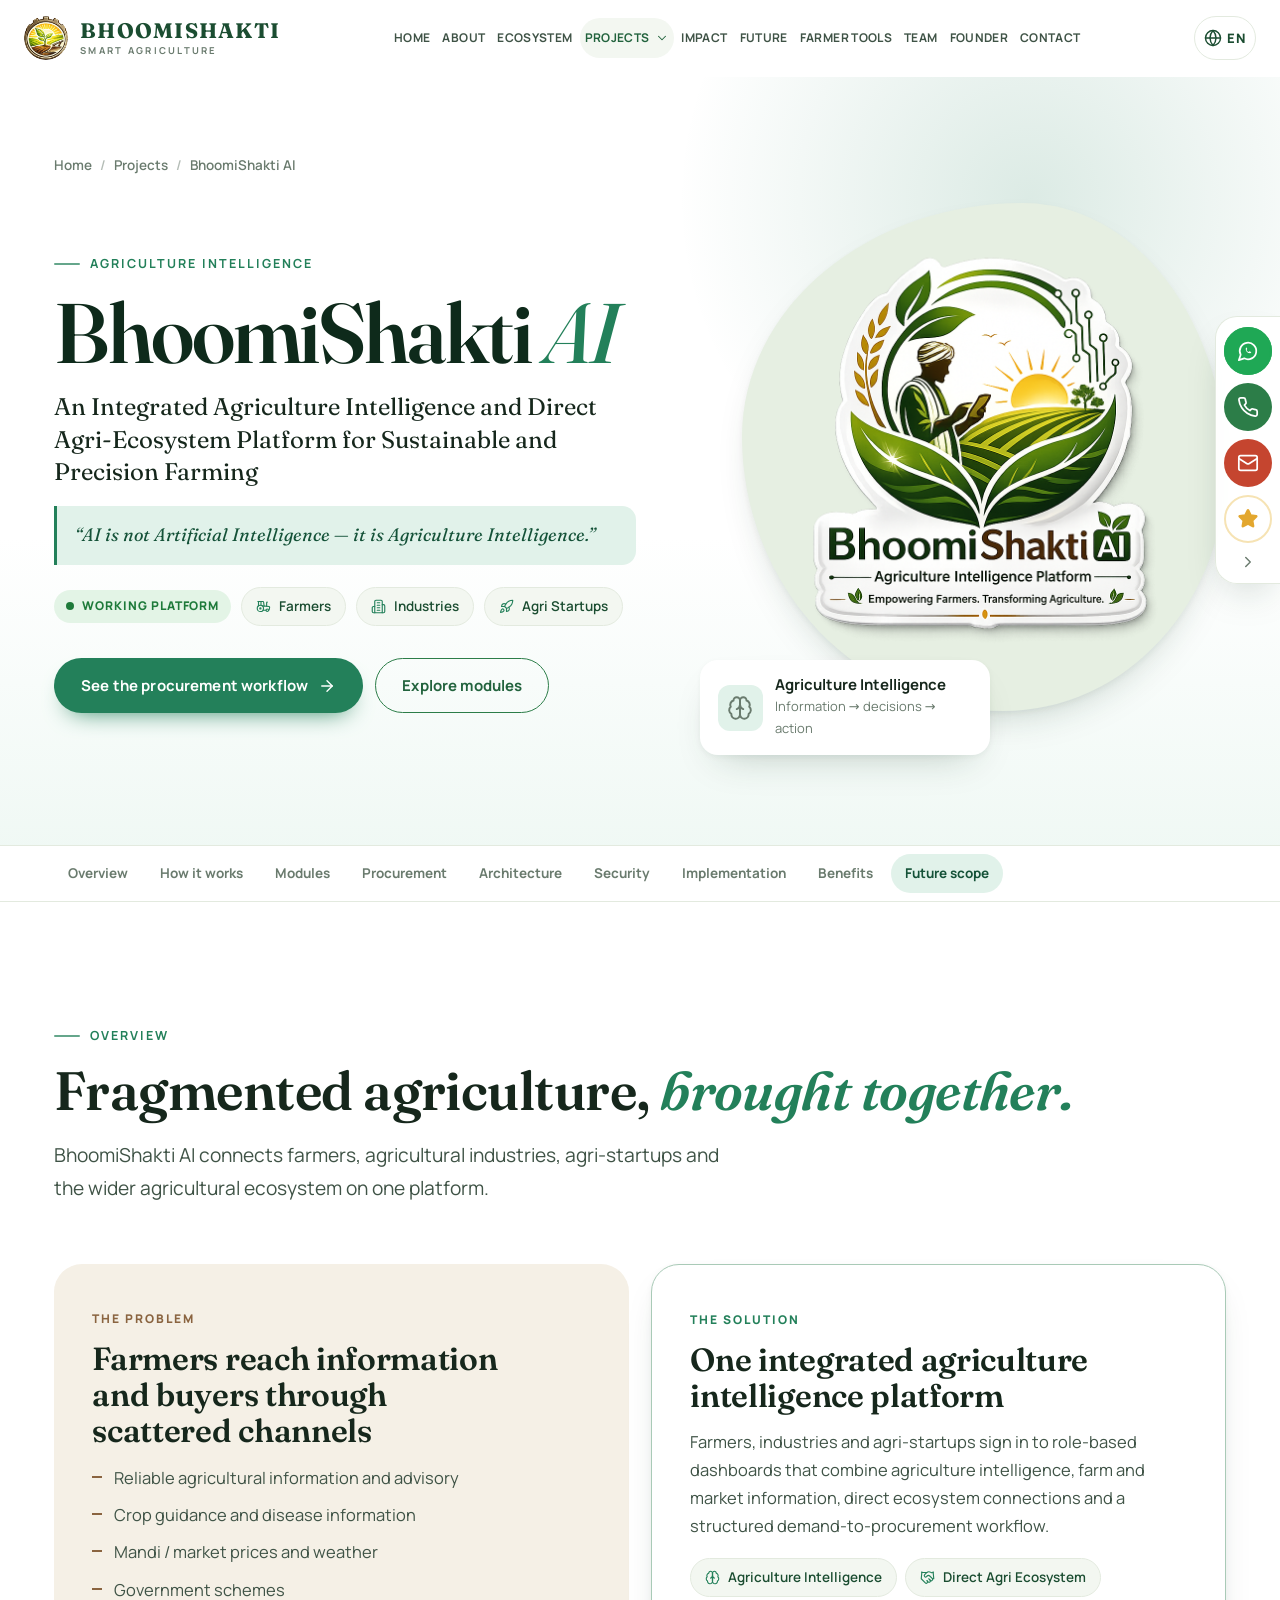
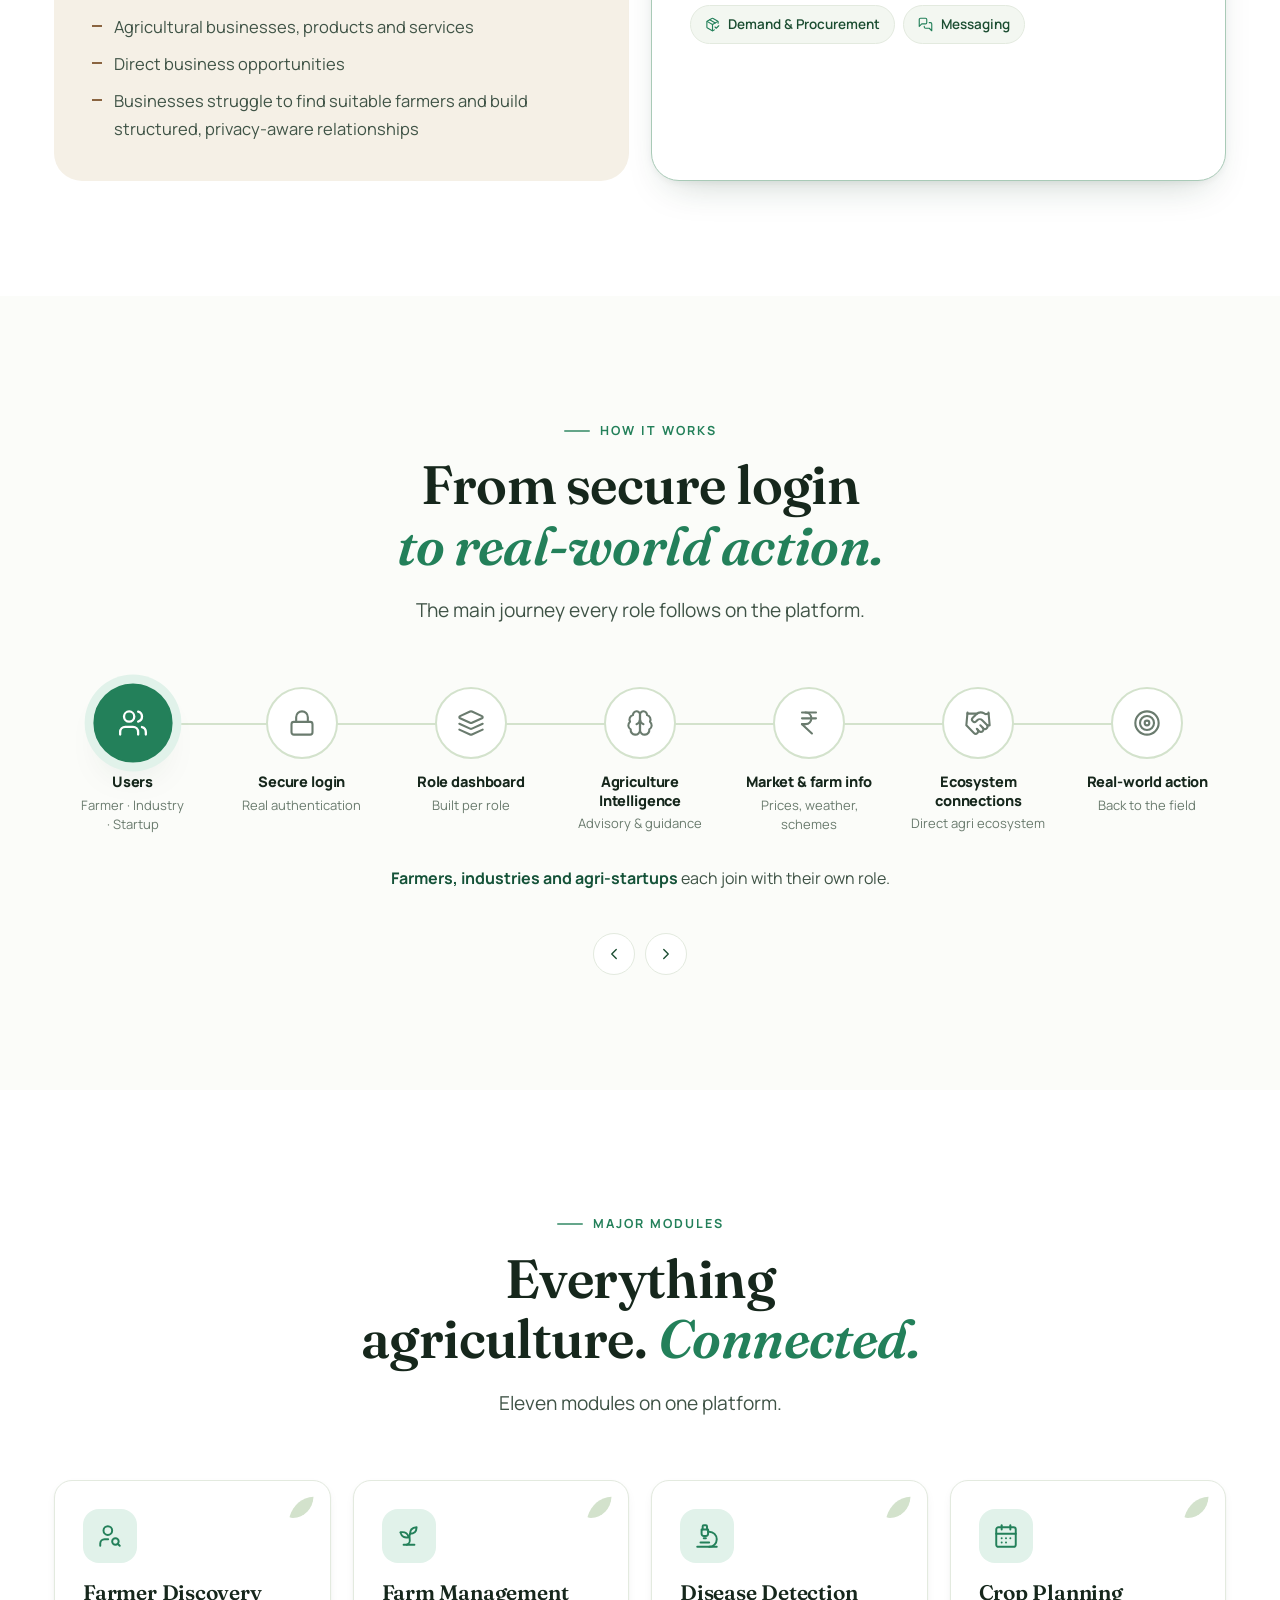
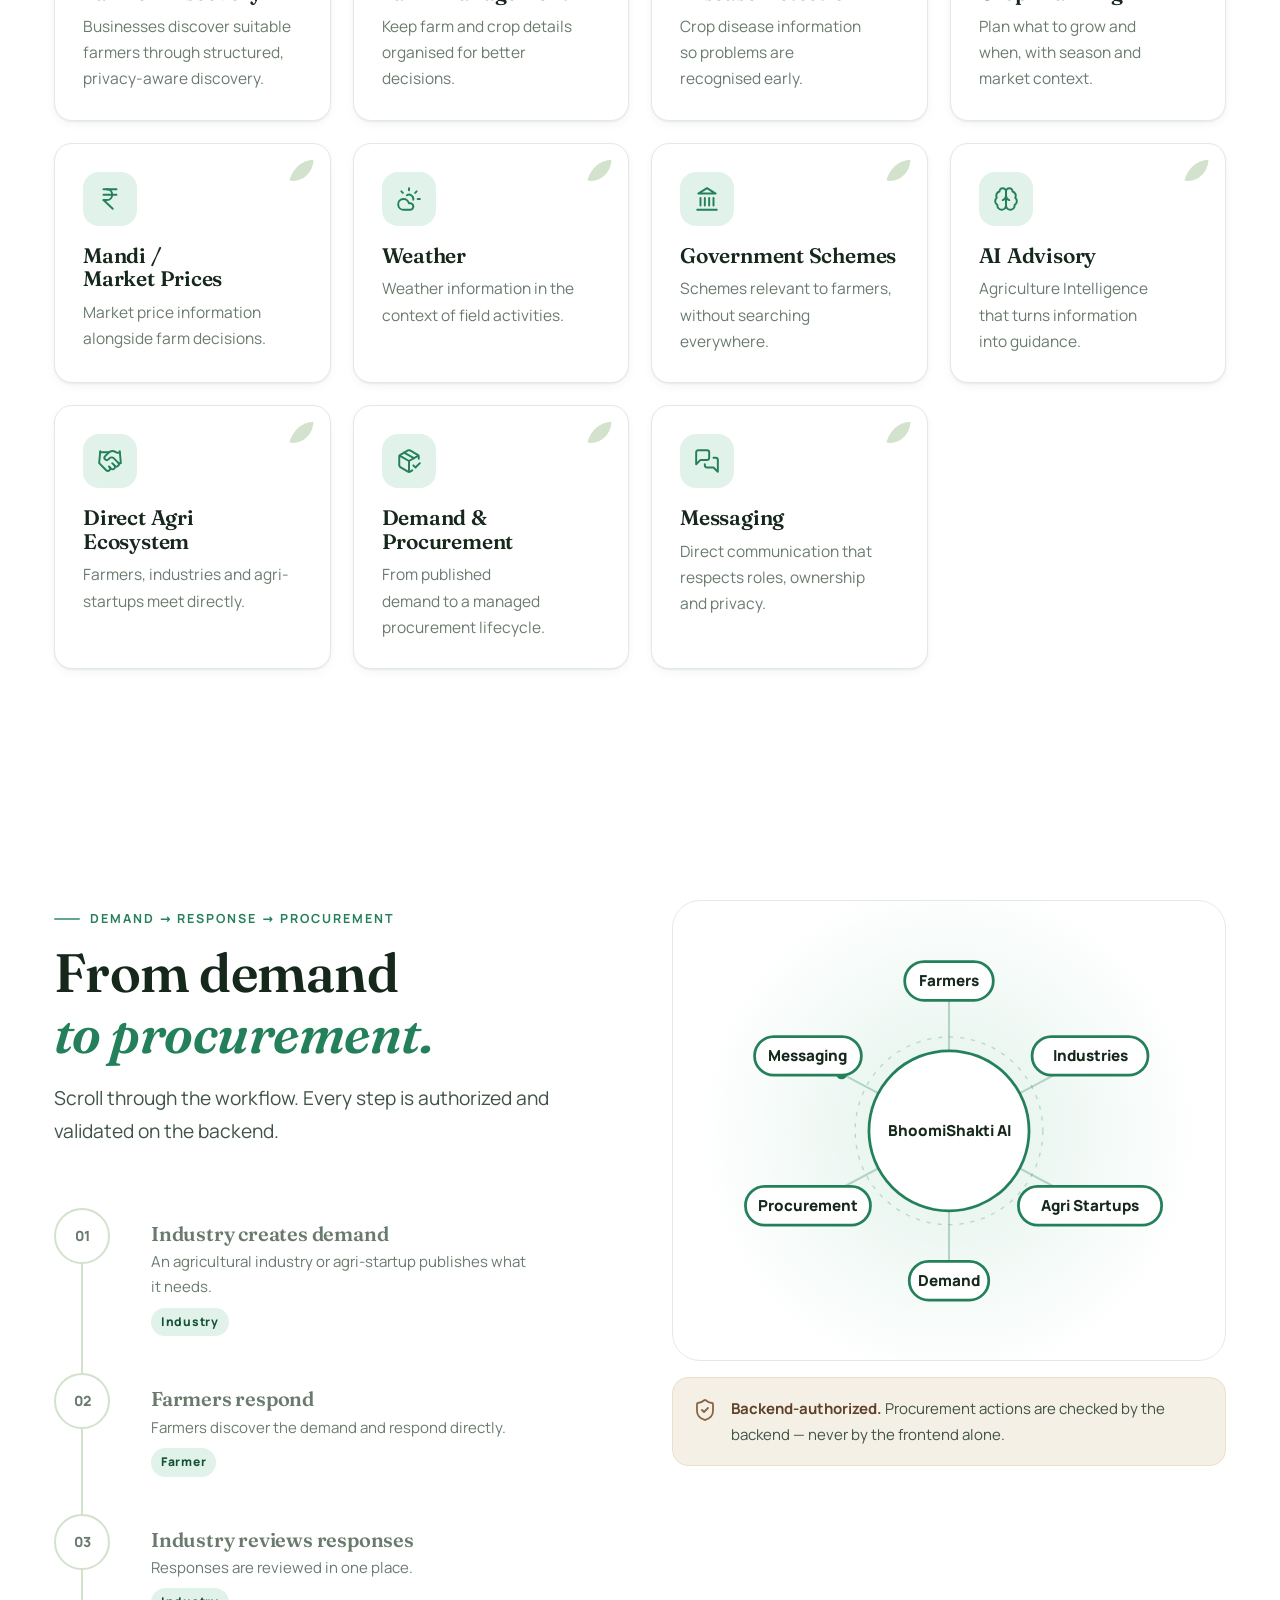
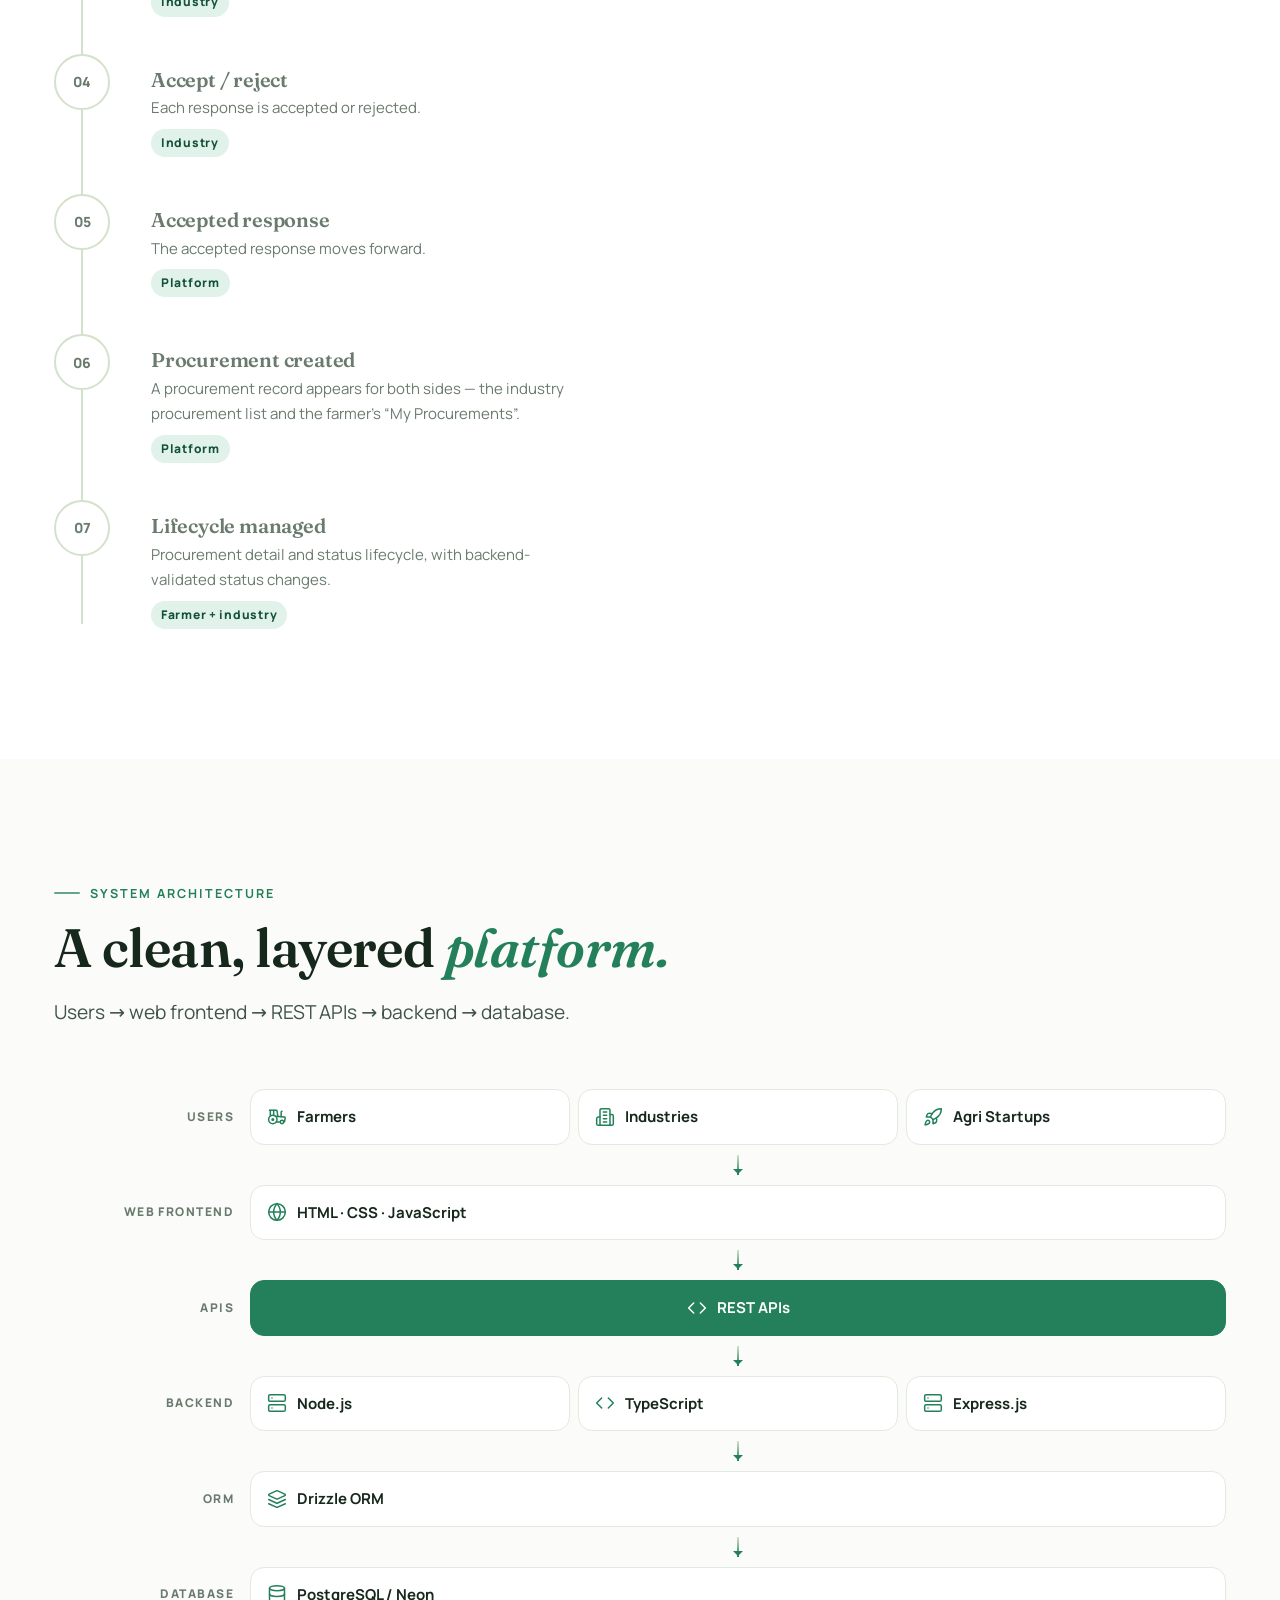
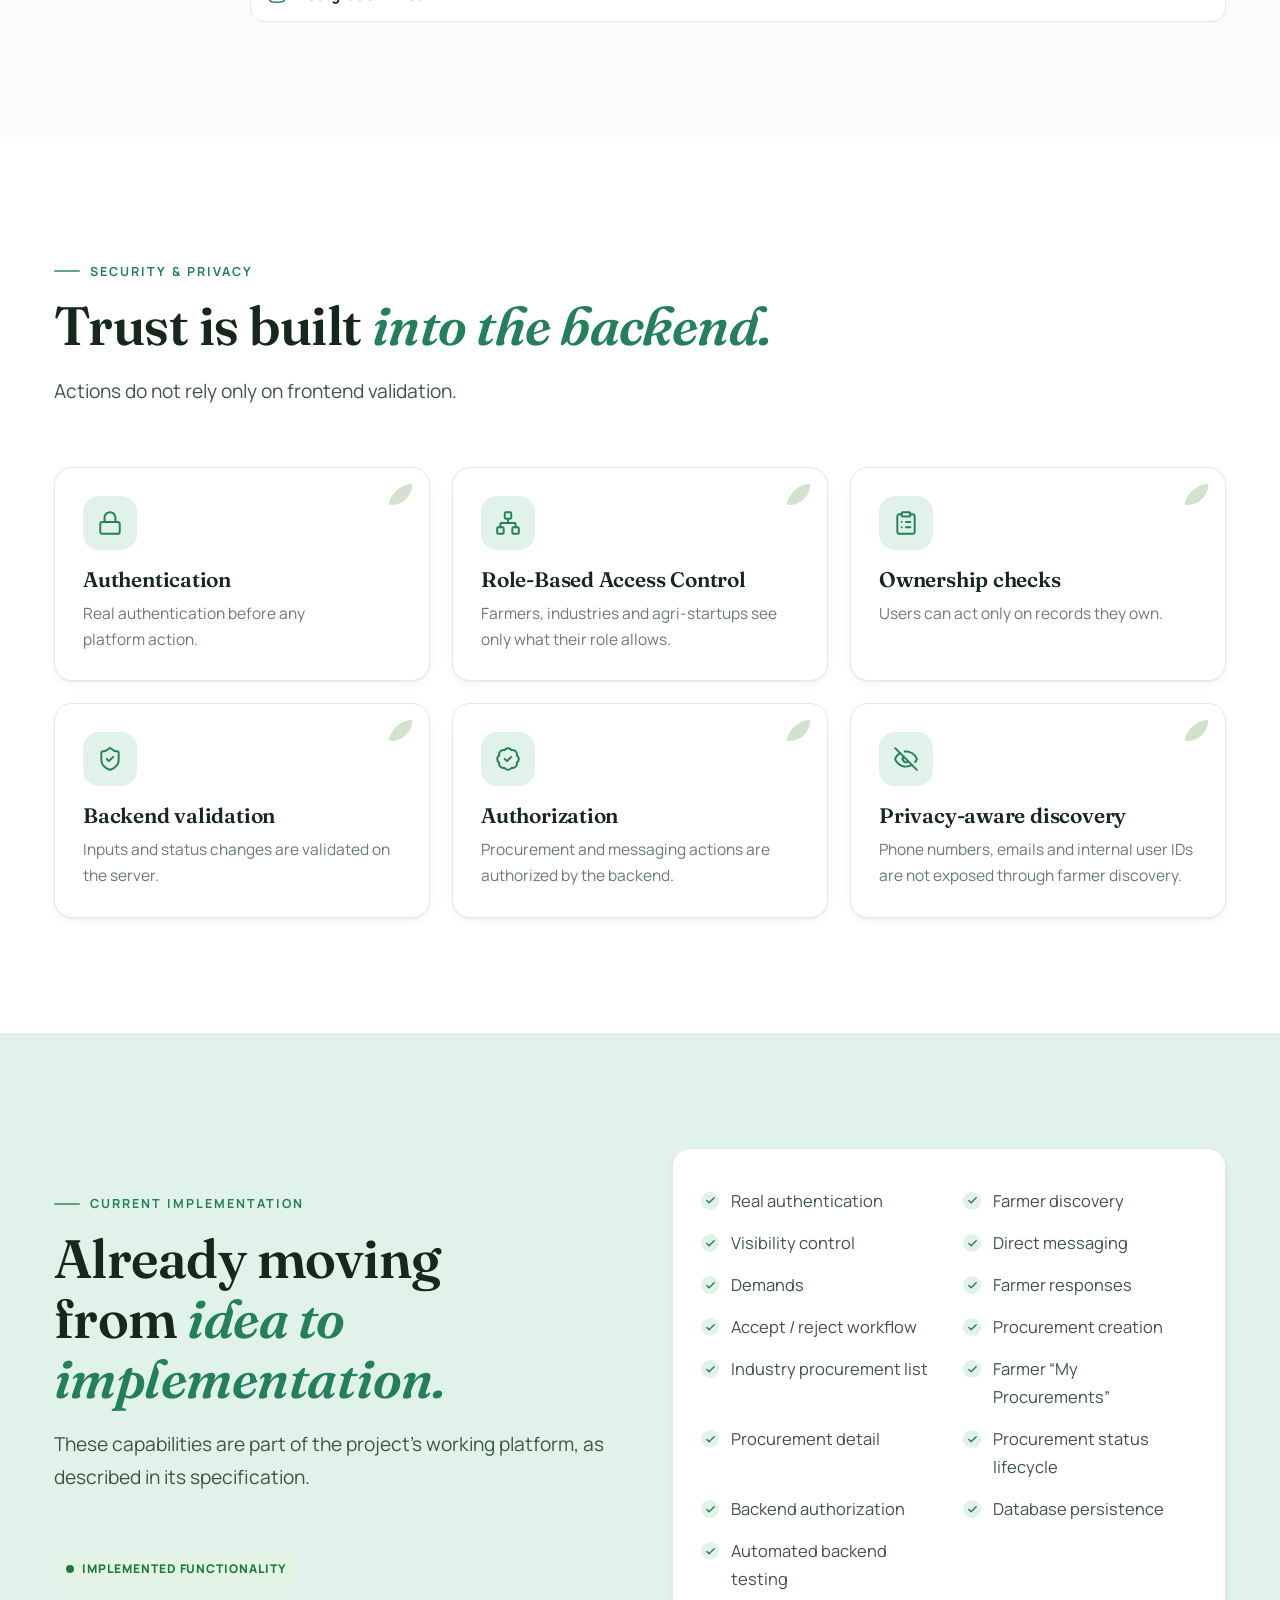
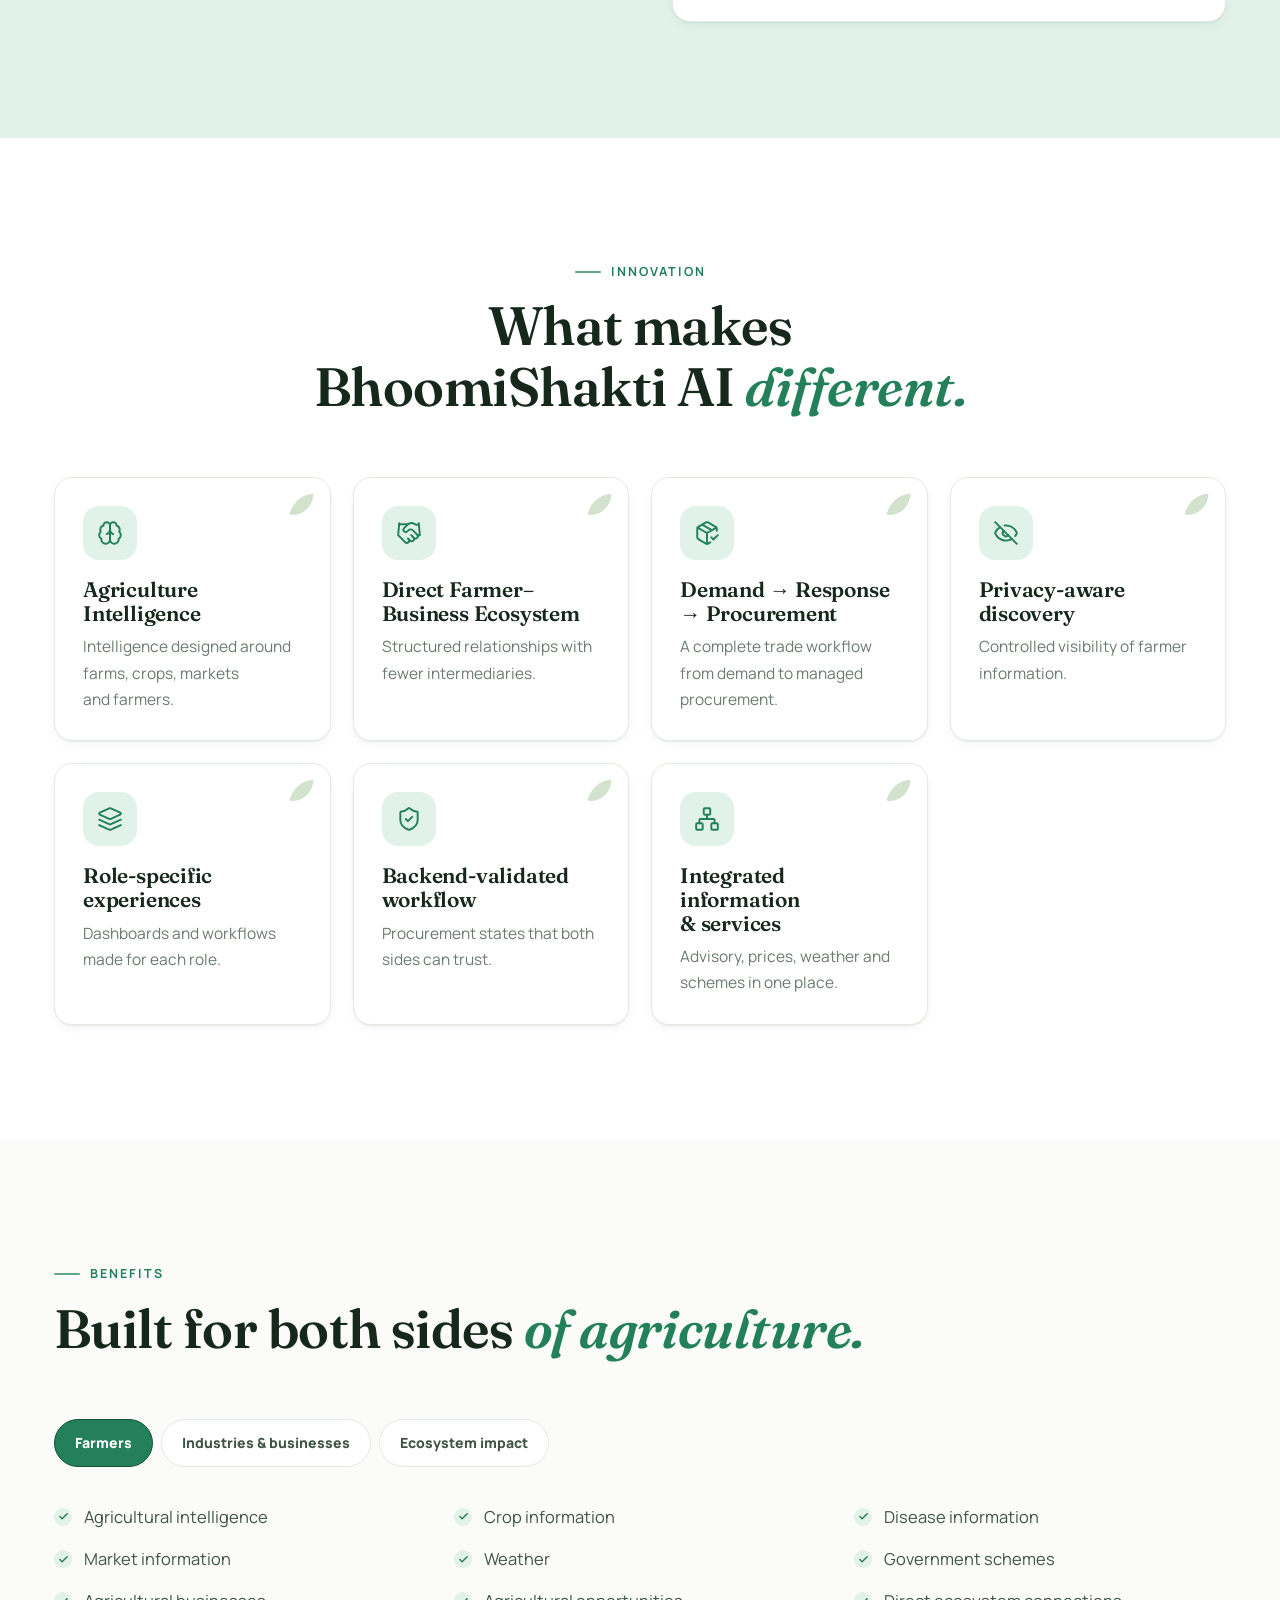
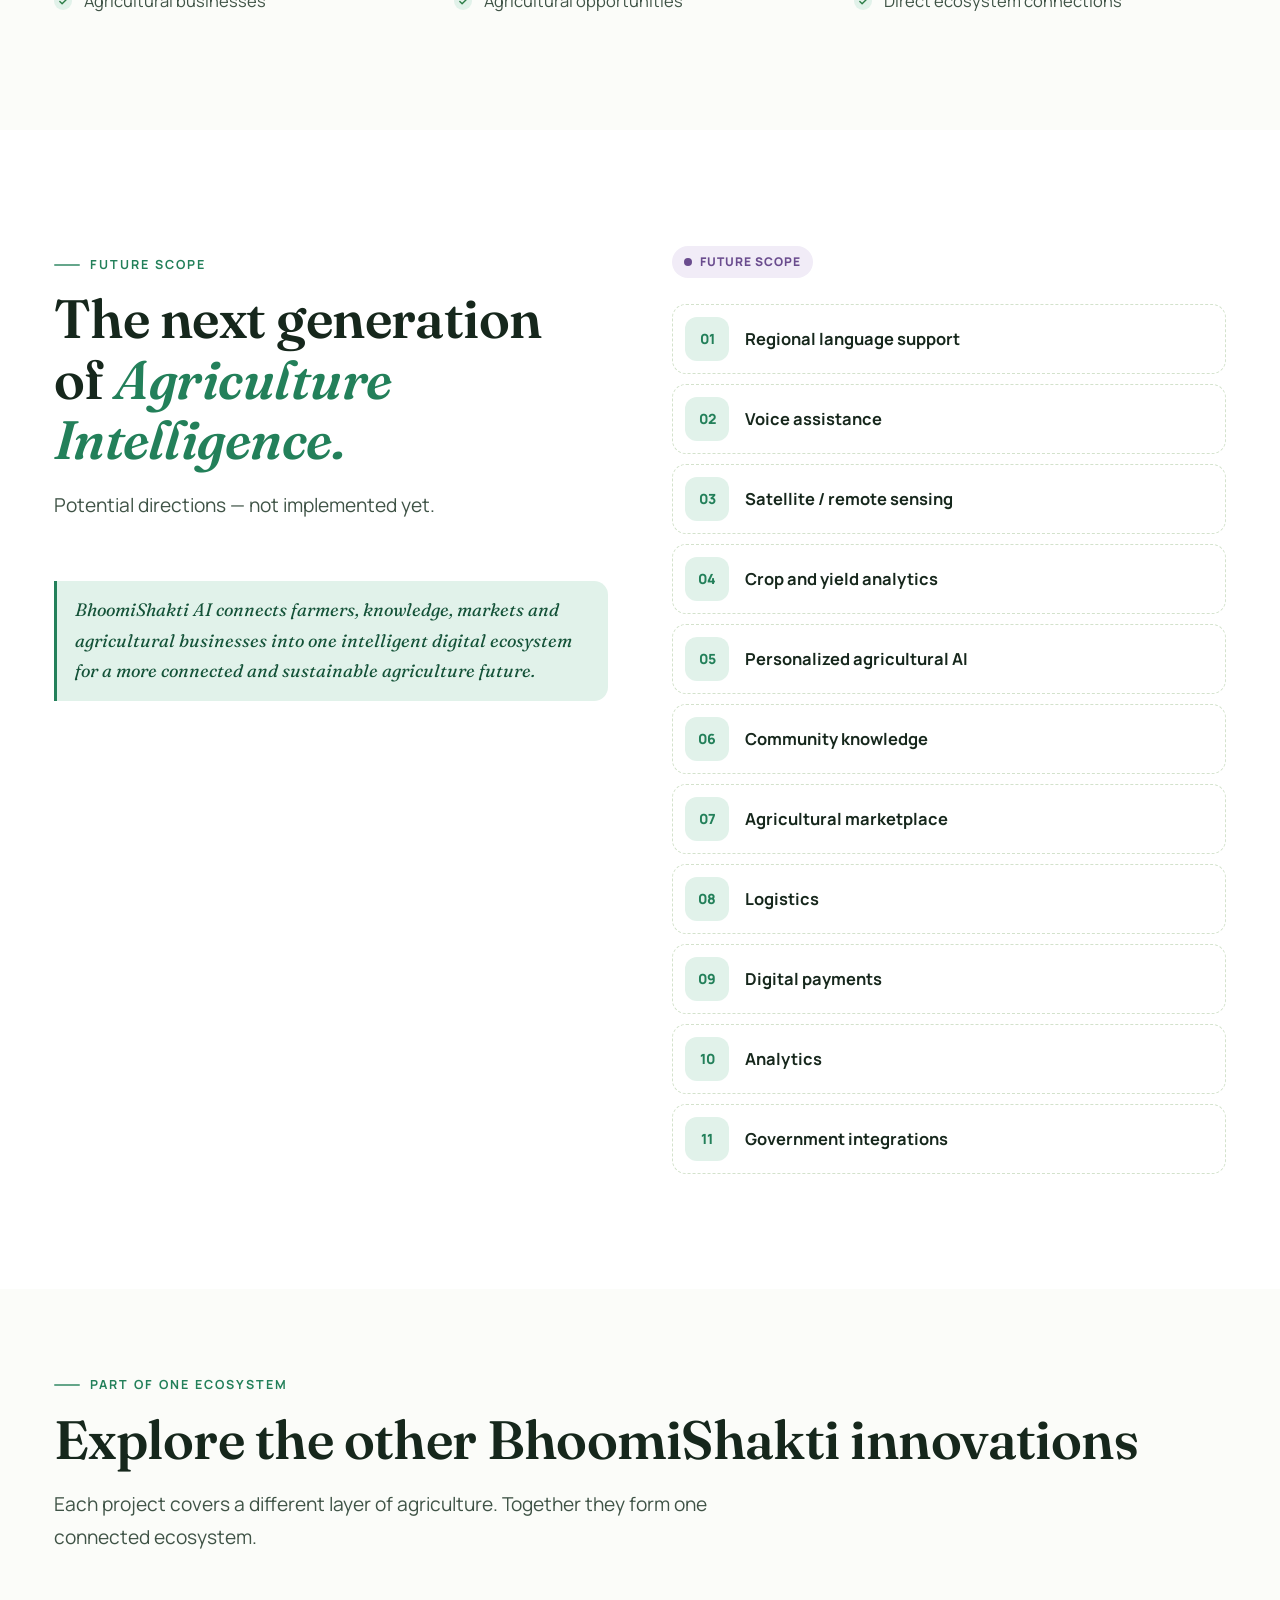
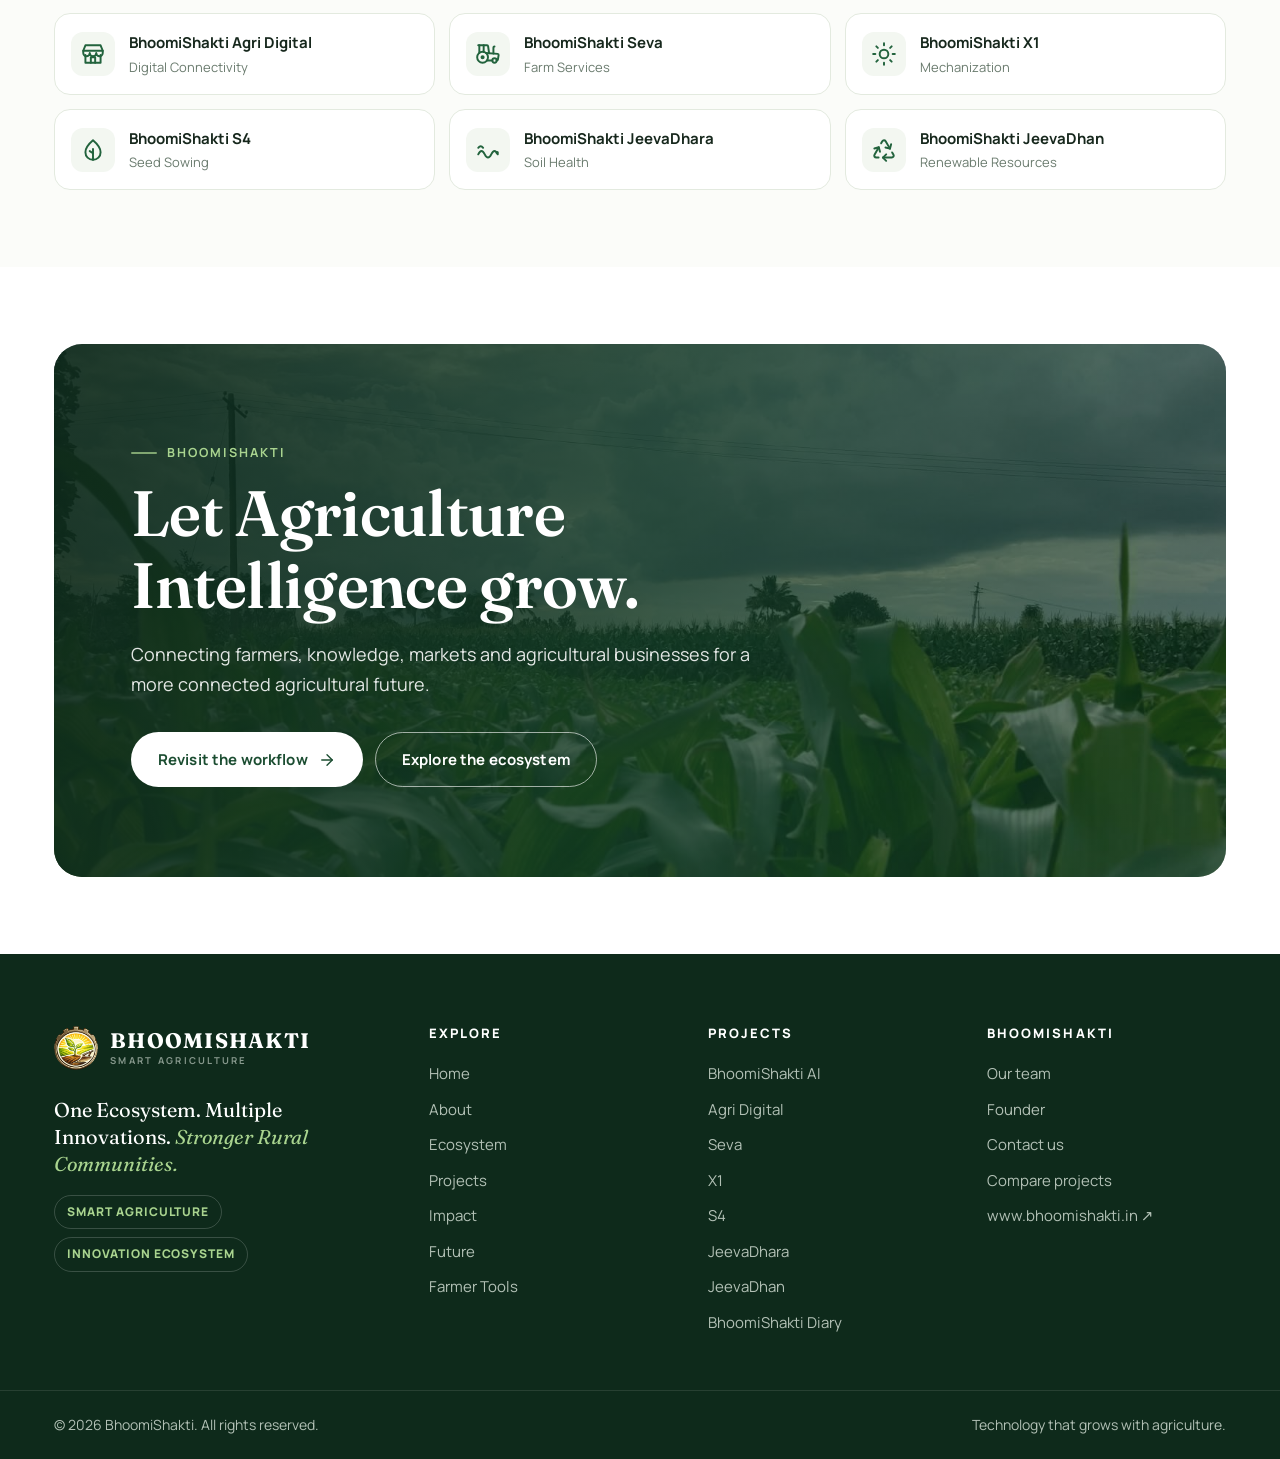
<file: ai.html>
<!DOCTYPE html>
<html lang="en" class="js-off">
<head>
  <!-- Google tag (gtag.js) -->
<script async src="https://www.googletagmanager.com/gtag/js?id=G-LCF8DMRQYF"></script>
<script>
  window.dataLayer = window.dataLayer || [];
  function gtag(){dataLayer.push(arguments);}
  gtag('js', new Date());

  gtag('config', 'G-LCF8DMRQYF');
</script>
<meta charset="UTF-8">
<meta name="viewport" content="width=device-width, initial-scale=1.0, viewport-fit=cover">
<title>BhoomiShakti AI — Agriculture Intelligence</title>
<meta name="description" content="BhoomiShakti AI: an integrated agriculture intelligence and direct agri-ecosystem platform. AI is not Artificial Intelligence — it is Agriculture Intelligence.">
<link rel="canonical" href="https://www.bhoomishakti.in/ai.html">
<meta name="robots" content="index, follow">
<meta property="og:type" content="website">
<meta property="og:site_name" content="BhoomiShakti">
<meta property="og:title" content="BhoomiShakti AI — Agriculture Intelligence">
<meta property="og:description" content="BhoomiShakti AI: an integrated agriculture intelligence and direct agri-ecosystem platform. AI is not Artificial Intelligence — it is Agriculture Intelligence.">
<meta property="og:url" content="https://www.bhoomishakti.in/ai.html">
<meta name="twitter:card" content="summary_large_image">
<meta name="twitter:title" content="BhoomiShakti AI — Agriculture Intelligence">
<meta name="twitter:description" content="BhoomiShakti AI: an integrated agriculture intelligence and direct agri-ecosystem platform. AI is not Artificial Intelligence — it is Agriculture Intelligence.">
<script type="application/ld+json">{"@context": "https://schema.org", "@type": "BreadcrumbList", "itemListElement": [{"@type": "ListItem", "position": 1, "name": "Home", "item": "https://www.bhoomishakti.in/"}, {"@type": "ListItem", "position": 2, "name": "Projects", "item": "https://www.bhoomishakti.in/projects.html"}, {"@type": "ListItem", "position": 3, "name": "BhoomiShakti AI", "item": "https://www.bhoomishakti.in/ai.html"}]}</script>
<meta name="theme-color" content="#FFFFFF">
<link rel="icon" type="image/png" href="assets/icons/favicon.png">
<link rel="preload" href="assets/fonts/fraunces.woff2" as="font" type="font/woff2" crossorigin>
<link rel="preload" href="assets/fonts/manrope.woff2" as="font" type="font/woff2" crossorigin>
<link rel="stylesheet" href="css/style.css">
</head>
<body class="theme-ai">
<a class="skip-link" href="#main">Skip to content</a>
<svg xmlns="http://www.w3.org/2000/svg" style="display:none" aria-hidden="true"><defs><symbol id="i-linkedin" viewBox="0 0 24 24"><path d="M16 8a6 6 0 0 1 6 6v7h-4v-7a2 2 0 0 0-4 0v7h-4v-7a6 6 0 0 1 6-6Z"/><rect x="2" y="9" width="4" height="12"/><circle cx="4" cy="4" r="2"/></symbol><symbol id="i-github" viewBox="0 0 24 24"><path d="M15 22v-4a4.8 4.8 0 0 0-1-3.5c3 0 6-2 6-5.5.08-1.25-.27-2.48-1-3.5.28-1.15.28-2.35 0-3.5 0 0-1 0-3 1.5-2.64-.5-5.36-.5-8 0C6 2 5 2 5 2c-.3 1.15-.3 2.35 0 3.5A5.4 5.4 0 0 0 4 9c0 3.5 3 5.5 6 5.5-.39.49-.68 1.05-.85 1.65-.17.6-.22 1.23-.15 1.85v4"/><path d="M9 18c-4.51 2-5-2-7-2"/></symbol><symbol id="i-quote" viewBox="0 0 24 24"><path d="M3 21c3 0 7-1 7-8V5c0-1.25-.76-2.02-2-2H4c-1.25 0-2 .75-2 1.97V11c0 1.25.75 2 2 2 1 0 1 0 1 1v1c0 1-1 2-2 2s-1 .01-1 1.03V20c0 1 0 1 1 1z"/><path d="M15 21c3 0 7-1 7-8V5c0-1.25-.76-2.02-2-2h-4c-1.25 0-2 .75-2 1.97V11c0 1.25.75 2 2 2h.75c0 2.25.25 4-2.75 4v3c0 1 0 1 1 1z"/></symbol><symbol id="i-external" viewBox="0 0 24 24"><path d="M15 3h6v6"/><path d="M10 14 21 3"/><path d="M18 13v6a2 2 0 0 1-2 2H5a2 2 0 0 1-2-2V8a2 2 0 0 1 2-2h6"/></symbol><symbol id="i-user" viewBox="0 0 24 24"><circle cx="12" cy="8" r="5"/><path d="M20 21a8 8 0 0 0-16 0"/></symbol><symbol id="i-leaf" viewBox="0 0 24 24"><path d="M11 20A7 7 0 0 1 9.8 6.1C15.5 5 17 4.48 19 2c1 2 2 4.18 2 8 0 5.5-4.78 10-10 10Z"/><path d="M2 21c0-3 1.85-5.36 5.08-6C9.5 14.52 12 13 13 12"/></symbol><symbol id="i-sprout" viewBox="0 0 24 24"><path d="M7 20h10"/><path d="M10 20c5.5-2.5.8-6.4 3-10"/><path d="M9.5 9.4c1.1.8 1.8 2.2 2.3 3.7-2 .4-3.5.4-4.8-.3-1.2-.6-2.3-1.9-3-4.2 2.8-.5 4.4 0 5.5.8z"/><path d="M14.1 6a7 7 0 0 0-1.1 4c1.9-.1 3.3-.6 4.3-1.4 1-1 1.6-2.3 1.7-4.6-2.7.1-4 1-4.9 2z"/></symbol><symbol id="i-brain" viewBox="0 0 24 24"><path d="M12 5a3 3 0 1 0-5.997.125 4 4 0 0 0-2.526 5.77 4 4 0 0 0 .556 6.588A4 4 0 1 0 12 18Z"/><path d="M12 5a3 3 0 1 1 5.997.125 4 4 0 0 1 2.526 5.77 4 4 0 0 1-.556 6.588A4 4 0 1 1 12 18Z"/><path d="M12 5v13"/><path d="M9 13a4.5 4.5 0 0 0 3-4"/><path d="M15 13a4.5 4.5 0 0 1-3-4"/></symbol><symbol id="i-store" viewBox="0 0 24 24"><path d="M3 9 5 4h14l2 5"/><path d="M3 9h18v2a3 3 0 0 1-6 0 3 3 0 0 1-6 0 3 3 0 0 1-6 0Z"/><path d="M5 13v7h14v-7"/><path d="M10 20v-5h4v5"/></symbol><symbol id="i-tractor" viewBox="0 0 24 24"><path d="m10 11 11 .9a1 1 0 0 1 .8 1.1l-.665 4.158a1 1 0 0 1-.988.842H20"/><path d="M16 18h-5"/><path d="M18 5a1 1 0 0 0-1 1v5.573"/><path d="M3 4h8.129a1 1 0 0 1 .99.863L13 11.246"/><path d="M4 11V4"/><path d="M8 10.1V4"/><circle cx="18" cy="18" r="2"/><circle cx="7" cy="15" r="5"/><circle cx="7" cy="15" r="1"/></symbol><symbol id="i-sun" viewBox="0 0 24 24"><circle cx="12" cy="12" r="4"/><path d="M12 2v2"/><path d="M12 20v2"/><path d="m4.93 4.93 1.41 1.41"/><path d="m17.66 17.66 1.41 1.41"/><path d="M2 12h2"/><path d="M20 12h2"/><path d="m6.34 17.66-1.41 1.41"/><path d="m19.07 4.93-1.41 1.41"/></symbol><symbol id="i-seed" viewBox="0 0 24 24"><path d="M12 21c-4 0-7-3-7-7 0-5 7-11 7-11s7 6 7 11c0 4-3 7-7 7Z"/><path d="M12 21V11"/><path d="M12 15l-3-2"/></symbol><symbol id="i-worm" viewBox="0 0 24 24"><path d="M3 16c2-4 4-4 6 0s4 4 6 0 4-4 6 0"/><circle cx="20.5" cy="14.5" r=".6" fill="currentColor"/><path d="M3 10c1.5-2 3-2 4.5 0"/></symbol><symbol id="i-recycle" viewBox="0 0 24 24"><path d="M7 19H4.815a1.83 1.83 0 0 1-1.57-.881 1.785 1.785 0 0 1-.004-1.784L7.196 9.5"/><path d="M11 19h8.203a1.83 1.83 0 0 0 1.556-.89 1.784 1.784 0 0 0 0-1.775l-1.226-2.12"/><path d="m14 16-3 3 3 3"/><path d="M8.293 13.596 7.196 9.5 3.1 10.598"/><path d="m9.344 5.811 1.093-1.892A1.83 1.83 0 0 1 11.985 3a1.784 1.784 0 0 1 1.546.888l3.943 6.843"/><path d="m13.378 9.633 4.096 1.098 1.097-4.096"/></symbol><symbol id="i-arrow" viewBox="0 0 24 24"><path d="M5 12h14"/><path d="m12 5 7 7-7 7"/></symbol><symbol id="i-arrow-down" viewBox="0 0 24 24"><path d="M12 5v14"/><path d="m19 12-7 7-7-7"/></symbol><symbol id="i-chevron" viewBox="0 0 24 24"><path d="m6 9 6 6 6-6"/></symbol><symbol id="i-chevron-left" viewBox="0 0 24 24"><path d="m15 18-6-6 6-6"/></symbol><symbol id="i-chevron-right" viewBox="0 0 24 24"><path d="m9 18 6-6-6-6"/></symbol><symbol id="i-up" viewBox="0 0 24 24"><path d="m18 15-6-6-6 6"/></symbol><symbol id="i-menu" viewBox="0 0 24 24"><path d="M4 6h16"/><path d="M4 12h16"/><path d="M4 18h16"/></symbol><symbol id="i-close" viewBox="0 0 24 24"><path d="M18 6 6 18"/><path d="m6 6 12 12"/></symbol><symbol id="i-plus" viewBox="0 0 24 24"><path d="M5 12h14"/><path d="M12 5v14"/></symbol><symbol id="i-check" viewBox="0 0 24 24"><path d="M20 6 9 17l-5-5"/></symbol><symbol id="i-users" viewBox="0 0 24 24"><path d="M16 21v-2a4 4 0 0 0-4-4H6a4 4 0 0 0-4 4v2"/><circle cx="9" cy="7" r="4"/><path d="M22 21v-2a4 4 0 0 0-3-3.87"/><path d="M16 3.13a4 4 0 0 1 0 7.75"/></symbol><symbol id="i-user-search" viewBox="0 0 24 24"><circle cx="10" cy="7" r="4"/><path d="M10.3 15H7a4 4 0 0 0-4 4v2"/><circle cx="17" cy="17" r="3"/><path d="m21 21-1.9-1.9"/></symbol><symbol id="i-search" viewBox="0 0 24 24"><circle cx="11" cy="11" r="8"/><path d="m21 21-4.3-4.3"/></symbol><symbol id="i-pin" viewBox="0 0 24 24"><path d="M20 10c0 5-5.5 10.2-7.4 11.8a1 1 0 0 1-1.2 0C9.5 20.2 4 15 4 10a8 8 0 0 1 16 0"/><circle cx="12" cy="10" r="3"/></symbol><symbol id="i-message" viewBox="0 0 24 24"><path d="M14 9a2 2 0 0 1-2 2H6l-4 4V4a2 2 0 0 1 2-2h8a2 2 0 0 1 2 2z"/><path d="M18 9h2a2 2 0 0 1 2 2v11l-4-4h-6a2 2 0 0 1-2-2v-1"/></symbol><symbol id="i-package" viewBox="0 0 24 24"><path d="m16 16 2 2 4-4"/><path d="M21 10V8a2 2 0 0 0-1-1.73l-7-4a2 2 0 0 0-2 0l-7 4A2 2 0 0 0 3 8v8a2 2 0 0 0 1 1.73l7 4a2 2 0 0 0 2 0l2-1.14"/><path d="m7.5 4.27 9 5.15"/><path d="M3.29 7 12 12l8.71-5"/><path d="M12 22V12"/></symbol><symbol id="i-megaphone" viewBox="0 0 24 24"><path d="m3 11 18-5v12L3 14v-3z"/><path d="M11.6 16.8a3 3 0 1 1-5.8-1.6"/></symbol><symbol id="i-cloud" viewBox="0 0 24 24"><path d="M12 2v2"/><path d="m4.93 4.93 1.41 1.41"/><path d="M20 12h2"/><path d="m19.07 4.93-1.41 1.41"/><path d="M15.947 12.65a4 4 0 0 0-5.925-4.128"/><path d="M13 22H7a5 5 0 1 1 4.9-6H13a3 3 0 0 1 0 6Z"/></symbol><symbol id="i-landmark" viewBox="0 0 24 24"><path d="M3 22h18"/><path d="M6 18v-7"/><path d="M10 18v-7"/><path d="M14 18v-7"/><path d="M18 18v-7"/><path d="M12 2 20 7H4z"/></symbol><symbol id="i-rupee" viewBox="0 0 24 24"><path d="M6 3h12"/><path d="M6 8h12"/><path d="m6 13 8.5 8"/><path d="M6 13h3"/><path d="M9 13c6.667 0 6.667-10 0-10"/></symbol><symbol id="i-calendar" viewBox="0 0 24 24"><rect width="18" height="18" x="3" y="4" rx="2"/><path d="M16 2v4"/><path d="M8 2v4"/><path d="M3 10h18"/><path d="M8 14h.01"/><path d="M12 14h.01"/><path d="M16 14h.01"/><path d="M8 18h.01"/><path d="M12 18h.01"/></symbol><symbol id="i-microscope" viewBox="0 0 24 24"><path d="M6 18h8"/><path d="M3 22h18"/><path d="M14 22a7 7 0 1 0 0-14h-1"/><path d="M9 14h2"/><path d="M9 12a2 2 0 0 1-2-2V6h6v4a2 2 0 0 1-2 2Z"/><path d="M12 6V3a1 1 0 0 0-1-1H9a1 1 0 0 0-1 1v3"/></symbol><symbol id="i-handshake" viewBox="0 0 24 24"><path d="m11 17 2 2a1 1 0 1 0 3-3"/><path d="m14 14 2.5 2.5a1 1 0 1 0 3-3l-3.88-3.88a3 3 0 0 0-4.24 0l-.88.88a1 1 0 1 1-3-3l2.81-2.81a5.79 5.79 0 0 1 7.06-.87l.47.28a2 2 0 0 0 1.42.25L21 4"/><path d="m21 3 1 11h-2"/><path d="M3 3 2 14l6.5 6.5a1 1 0 1 0 3-3"/><path d="M3 4h8"/></symbol><symbol id="i-shield" viewBox="0 0 24 24"><path d="M20 13c0 5-3.5 7.5-7.66 8.95a1 1 0 0 1-.67-.01C7.5 20.5 4 18 4 13V6a1 1 0 0 1 1-1c2 0 4.5-1.2 6.24-2.72a1.17 1.17 0 0 1 1.52 0C14.51 3.81 17 5 19 5a1 1 0 0 1 1 1z"/><path d="m9 12 2 2 4-4"/></symbol><symbol id="i-eye-off" viewBox="0 0 24 24"><path d="M10.733 5.076a10.744 10.744 0 0 1 11.205 6.575 1 1 0 0 1 0 .696 10.747 10.747 0 0 1-1.444 2.49"/><path d="M14.084 14.158a3 3 0 0 1-4.242-4.242"/><path d="M17.479 17.499a10.75 10.75 0 0 1-15.417-5.151 1 1 0 0 1 0-.696 10.75 10.75 0 0 1 4.446-5.143"/><path d="m2 2 20 20"/></symbol><symbol id="i-layers" viewBox="0 0 24 24"><path d="m12.83 2.18a2 2 0 0 0-1.66 0L2.6 6.08a1 1 0 0 0 0 1.83l8.58 3.91a2 2 0 0 0 1.66 0l8.58-3.9a1 1 0 0 0 0-1.83Z"/><path d="m22 17.65-9.17 4.16a2 2 0 0 1-1.66 0L2 17.65"/><path d="m22 12.65-9.17 4.16a2 2 0 0 1-1.66 0L2 12.65"/></symbol><symbol id="i-network" viewBox="0 0 24 24"><rect x="16" y="16" width="6" height="6" rx="1"/><rect x="2" y="16" width="6" height="6" rx="1"/><rect x="9" y="2" width="6" height="6" rx="1"/><path d="M5 16v-3a1 1 0 0 1 1-1h12a1 1 0 0 1 1 1v3"/><path d="M12 12V8"/></symbol><symbol id="i-globe" viewBox="0 0 24 24"><circle cx="12" cy="12" r="10"/><path d="M12 2a14.5 14.5 0 0 0 0 20 14.5 14.5 0 0 0 0-20"/><path d="M2 12h20"/></symbol><symbol id="i-server" viewBox="0 0 24 24"><rect width="20" height="8" x="2" y="2" rx="2"/><rect width="20" height="8" x="2" y="14" rx="2"/><path d="M6 6h.01"/><path d="M6 18h.01"/></symbol><symbol id="i-database" viewBox="0 0 24 24"><ellipse cx="12" cy="5" rx="9" ry="3"/><path d="M3 5v14a9 3 0 0 0 18 0V5"/><path d="M3 12a9 3 0 0 0 18 0"/></symbol><symbol id="i-code" viewBox="0 0 24 24"><path d="m16 18 6-6-6-6"/><path d="m8 6-6 6 6 6"/></symbol><symbol id="i-battery" viewBox="0 0 24 24"><rect x="2" y="7" width="16" height="10" rx="2"/><path d="M22 11v2"/><path d="M6 11v2"/><path d="M10 11v2"/></symbol><symbol id="i-zap" viewBox="0 0 24 24"><path d="M4 14a1 1 0 0 1-.78-1.63l9.9-10.2a.5.5 0 0 1 .86.46l-1.92 6.02A1 1 0 0 0 13 10h7a1 1 0 0 1 .78 1.63l-9.9 10.2a.5.5 0 0 1-.86-.46l1.92-6.02A1 1 0 0 0 11 14z"/></symbol><symbol id="i-cog" viewBox="0 0 24 24"><path d="M12.22 2h-.44a2 2 0 0 0-2 2v.18a2 2 0 0 1-1 1.73l-.43.25a2 2 0 0 1-2 0l-.15-.08a2 2 0 0 0-2.73.73l-.22.38a2 2 0 0 0 .73 2.73l.15.1a2 2 0 0 1 1 1.72v.51a2 2 0 0 1-1 1.74l-.15.09a2 2 0 0 0-.73 2.73l.22.38a2 2 0 0 0 2.73.73l.15-.08a2 2 0 0 1 2 0l.43.25a2 2 0 0 1 1 1.73V20a2 2 0 0 0 2 2h.44a2 2 0 0 0 2-2v-.18a2 2 0 0 1 1-1.73l.43-.25a2 2 0 0 1 2 0l.15.08a2 2 0 0 0 2.73-.73l.22-.39a2 2 0 0 0-.73-2.73l-.15-.08a2 2 0 0 1-1-1.74v-.5a2 2 0 0 1 1-1.74l.15-.09a2 2 0 0 0 .73-2.73l-.22-.38a2 2 0 0 0-2.73-.73l-.15.08a2 2 0 0 1-2 0l-.43-.25a2 2 0 0 1-1-1.73V4a2 2 0 0 0-2-2z"/><circle cx="12" cy="12" r="3"/></symbol><symbol id="i-wheel" viewBox="0 0 24 24"><circle cx="12" cy="12" r="9"/><circle cx="12" cy="12" r="2"/><path d="M12 3v7"/><path d="M12 14v7"/><path d="M3 12h7"/><path d="M14 12h7"/></symbol><symbol id="i-chain" viewBox="0 0 24 24"><path d="M9 17H7A5 5 0 0 1 7 7h2"/><path d="M15 7h2a5 5 0 1 1 0 10h-2"/><path d="M8 12h8"/></symbol><symbol id="i-blade" viewBox="0 0 24 24"><path d="M4 20 14 8l6-4-2 7-12 11"/><path d="M4 20h7"/></symbol><symbol id="i-panel" viewBox="0 0 24 24"><rect x="3" y="4" width="18" height="11" rx="1"/><path d="M3 9.5h18"/><path d="M9 4v11"/><path d="M15 4v11"/><path d="M12 15v5"/><path d="M8 20h8"/></symbol><symbol id="i-umbrella" viewBox="0 0 24 24"><path d="M22 12a10.06 10.06 0 0 0-20 0Z"/><path d="M12 12v8a2 2 0 0 0 4 0"/><path d="M12 2v1"/></symbol><symbol id="i-backpack" viewBox="0 0 24 24"><path d="M4 10a4 4 0 0 1 4-4h8a4 4 0 0 1 4 4v10a2 2 0 0 1-2 2H6a2 2 0 0 1-2-2Z"/><path d="M8 10h8"/><path d="M8 18h8"/><path d="M8 22v-6a2 2 0 0 1 2-2h4a2 2 0 0 1 2 2v6"/><path d="M9 6V4a2 2 0 0 1 2-2h2a2 2 0 0 1 2 2v2"/></symbol><symbol id="i-sliders" viewBox="0 0 24 24"><path d="M4 21v-7"/><path d="M4 10V3"/><path d="M12 21v-9"/><path d="M12 8V3"/><path d="M20 21v-5"/><path d="M20 12V3"/><path d="M2 14h4"/><path d="M10 8h4"/><path d="M18 16h4"/></symbol><symbol id="i-pipes" viewBox="0 0 24 24"><path d="M12 3v7"/><path d="M12 10 6 16v5"/><path d="m12 10 6 6v5"/></symbol><symbol id="i-vibrate" viewBox="0 0 24 24"><path d="m2 8 2 2-2 2 2 2-2 2"/><path d="m22 8-2 2 2 2-2 2 2 2"/><rect width="8" height="14" x="8" y="5" rx="1"/></symbol><symbol id="i-droplet" viewBox="0 0 24 24"><path d="M12 22a7 7 0 0 0 7-7c0-2-1-3.9-3-5.5s-3.5-4-4-6.5c-.5 2.5-2 4.9-4 6.5C6 11.1 5 13 5 15a7 7 0 0 0 7 7z"/></symbol><symbol id="i-flask" viewBox="0 0 24 24"><path d="M10 2v7.527a2 2 0 0 1-.211.896L4.72 20.55a1 1 0 0 0 .9 1.45h12.76a1 1 0 0 0 .9-1.45l-5.069-10.127A2 2 0 0 1 14 9.527V2"/><path d="M8.5 2h7"/><path d="M7 16h10"/></symbol><symbol id="i-factory" viewBox="0 0 24 24"><path d="M2 20a2 2 0 0 0 2 2h16a2 2 0 0 0 2-2V8l-7 5V8l-7 5V4a2 2 0 0 0-2-2H4a2 2 0 0 0-2 2Z"/><path d="M17 18h1"/><path d="M12 18h1"/><path d="M7 18h1"/></symbol><symbol id="i-flame" viewBox="0 0 24 24"><path d="M8.5 14.5A2.5 2.5 0 0 0 11 12c0-1.38-.5-2-1-3-1.072-2.143-.224-4.054 2-6 .5 2.5 2 4.9 4 6.5 2 1.6 3 3.5 3 5.5a7 7 0 1 1-14 0c0-1.153.433-2.294 1-3a2.5 2.5 0 0 0 2.5 2.5z"/></symbol><symbol id="i-cow" viewBox="0 0 24 24"><path d="M5 9c-1.5 0-3-1-3-3 2 0 3 .5 4 1.5"/><path d="M19 9c1.5 0 3-1 3-3-2 0-3 .5-4 1.5"/><path d="M6 8.5C6 6 8.5 4 12 4s6 2 6 4.5V14a6 6 0 0 1-12 0Z"/><ellipse cx="12" cy="15.5" rx="3.5" ry="2.5"/><path d="M10.5 15.5h.01"/><path d="M13.5 15.5h.01"/><path d="M9 10h.01"/><path d="M15 10h.01"/></symbol><symbol id="i-truck" viewBox="0 0 24 24"><path d="M14 18V6a2 2 0 0 0-2-2H4a2 2 0 0 0-2 2v11a1 1 0 0 0 1 1h2"/><path d="M15 18H9"/><path d="M19 18h2a1 1 0 0 0 1-1v-3.65a1 1 0 0 0-.22-.624l-3.48-4.35A1 1 0 0 0 17.52 8H14"/><circle cx="17" cy="18" r="2"/><circle cx="7" cy="18" r="2"/></symbol><symbol id="i-drone" viewBox="0 0 24 24"><circle cx="5" cy="5" r="2.5"/><circle cx="19" cy="5" r="2.5"/><circle cx="5" cy="19" r="2.5"/><circle cx="19" cy="19" r="2.5"/><path d="M7 7l3 3"/><path d="m17 7-3 3"/><path d="m7 17 3-3"/><path d="m17 17-3-3"/><rect x="10" y="10" width="4" height="4" rx="1"/></symbol><symbol id="i-digger" viewBox="0 0 24 24"><path d="M2 18h12"/><circle cx="4.5" cy="18" r="2.5"/><circle cx="11.5" cy="18" r="2.5"/><path d="M3 15V11h6l2 4"/><path d="M9 11 14 5l5 3-2 4h-3"/><path d="M19 8v5"/></symbol><symbol id="i-water" viewBox="0 0 24 24"><path d="M2 6c.6.5 1.2 1 2.5 1C7 7 7 5 9.5 5c2.6 0 2.4 2 5 2 2.5 0 2.5-2 5-2 1.3 0 1.9.5 2.5 1"/><path d="M2 12c.6.5 1.2 1 2.5 1 2.5 0 2.5-2 5-2 2.6 0 2.4 2 5 2 2.5 0 2.5-2 5-2 1.3 0 1.9.5 2.5 1"/><path d="M2 18c.6.5 1.2 1 2.5 1 2.5 0 2.5-2 5-2 2.6 0 2.4 2 5 2 2.5 0 2.5-2 5-2 1.3 0 1.9.5 2.5 1"/></symbol><symbol id="i-phone" viewBox="0 0 24 24"><rect width="14" height="20" x="5" y="2" rx="2"/><path d="M12 18h.01"/></symbol><symbol id="i-star" viewBox="0 0 24 24"><path d="M11.525 2.295a.53.53 0 0 1 .95 0l2.31 4.679a2.12 2.12 0 0 0 1.595 1.16l5.166.756a.53.53 0 0 1 .294.904l-3.736 3.638a2.12 2.12 0 0 0-.611 1.878l.882 5.14a.53.53 0 0 1-.771.56l-4.618-2.428a2.12 2.12 0 0 0-1.973 0L6.396 21.01a.53.53 0 0 1-.77-.56l.881-5.139a2.12 2.12 0 0 0-.611-1.879L2.16 9.795a.53.53 0 0 1 .294-.906l5.165-.755a2.12 2.12 0 0 0 1.597-1.16z"/></symbol><symbol id="i-info" viewBox="0 0 24 24"><circle cx="12" cy="12" r="10"/><path d="M12 16v-4"/><path d="M12 8h.01"/></symbol><symbol id="i-mic" viewBox="0 0 24 24"><path d="M12 2a3 3 0 0 0-3 3v7a3 3 0 0 0 6 0V5a3 3 0 0 0-3-3Z"/><path d="M19 10v2a7 7 0 0 1-14 0v-2"/><path d="M12 19v3"/></symbol><symbol id="i-languages" viewBox="0 0 24 24"><path d="m5 8 6 6"/><path d="m4 14 6-6 2-3"/><path d="M2 5h12"/><path d="M7 2h1"/><path d="m22 22-5-10-5 10"/><path d="M14 18h6"/></symbol><symbol id="i-satellite" viewBox="0 0 24 24"><path d="M13 7 9 3 5 7l4 4"/><path d="m17 11 4 4-4 4-4-4"/><path d="m8 12 4 4 6-6-4-4Z"/><path d="m16 8 3-3"/><path d="M9 21a6 6 0 0 0-6-6"/></symbol><symbol id="i-chart" viewBox="0 0 24 24"><path d="M3 3v16a2 2 0 0 0 2 2h16"/><path d="m19 9-5 5-4-4-3 3"/></symbol><symbol id="i-wallet" viewBox="0 0 24 24"><path d="M19 7V4a1 1 0 0 0-1-1H5a2 2 0 0 0 0 4h15a1 1 0 0 1 1 1v4h-3a2 2 0 0 0 0 4h3a1 1 0 0 0 1-1v-2a1 1 0 0 0-1-1"/><path d="M3 5v14a2 2 0 0 0 2 2h15a1 1 0 0 0 1-1v-4"/></symbol><symbol id="i-rocket" viewBox="0 0 24 24"><path d="M4.5 16.5c-1.5 1.26-2 5-2 5s3.74-.5 5-2c.71-.84.7-2.13-.09-2.91a2.18 2.18 0 0 0-2.91-.09z"/><path d="m12 15-3-3a22 22 0 0 1 2-3.95A12.88 12.88 0 0 1 22 2c0 2.72-.78 7.5-6 11a22.35 22.35 0 0 1-4 2z"/><path d="M9 12H4s.55-3.03 2-4c1.62-1.08 5 0 5 0"/><path d="M12 15v5s3.03-.55 4-2c1.08-1.62 0-5 0-5"/></symbol><symbol id="i-building" viewBox="0 0 24 24"><path d="M6 22V4a2 2 0 0 1 2-2h8a2 2 0 0 1 2 2v18Z"/><path d="M6 12H4a2 2 0 0 0-2 2v6a2 2 0 0 0 2 2h2"/><path d="M18 9h2a2 2 0 0 1 2 2v9a2 2 0 0 1-2 2h-2"/><path d="M10 6h4"/><path d="M10 10h4"/><path d="M10 14h4"/><path d="M10 18h4"/></symbol><symbol id="i-target" viewBox="0 0 24 24"><circle cx="12" cy="12" r="10"/><circle cx="12" cy="12" r="6"/><circle cx="12" cy="12" r="2"/></symbol><symbol id="i-badge" viewBox="0 0 24 24"><path d="M3.85 8.62a4 4 0 0 1 4.78-4.77 4 4 0 0 1 6.74 0 4 4 0 0 1 4.78 4.78 4 4 0 0 1 0 6.74 4 4 0 0 1-4.77 4.78 4 4 0 0 1-6.75 0 4 4 0 0 1-4.78-4.77 4 4 0 0 1 0-6.76Z"/><path d="m9 12 2 2 4-4"/></symbol><symbol id="i-clock" viewBox="0 0 24 24"><circle cx="12" cy="12" r="10"/><path d="M12 6v6l4 2"/></symbol><symbol id="i-activity" viewBox="0 0 24 24"><path d="M22 12h-2.48a2 2 0 0 0-1.93 1.46l-2.35 8.36a.25.25 0 0 1-.48 0L9.24 2.18a.25.25 0 0 0-.48 0l-2.35 8.36A2 2 0 0 1 4.49 12H2"/></symbol><symbol id="i-wifi" viewBox="0 0 24 24"><path d="M12 20h.01"/><path d="M2 8.82a15 15 0 0 1 20 0"/><path d="M5 12.859a10 10 0 0 1 14 0"/><path d="M8.5 16.429a5 5 0 0 1 7 0"/></symbol><symbol id="i-compass" viewBox="0 0 24 24"><circle cx="12" cy="12" r="10"/><path d="m16.24 7.76-1.804 5.411a2 2 0 0 1-1.265 1.265L7.76 16.24l1.804-5.411a2 2 0 0 1 1.265-1.265z"/></symbol><symbol id="i-sparkles" viewBox="0 0 24 24"><path d="M9.937 15.5A2 2 0 0 0 8.5 14.063l-6.135-1.582a.5.5 0 0 1 0-.962L8.5 9.936A2 2 0 0 0 9.937 8.5l1.582-6.135a.5.5 0 0 1 .963 0L14.063 8.5A2 2 0 0 0 15.5 9.937l6.135 1.581a.5.5 0 0 1 0 .964L15.5 14.063a2 2 0 0 0-1.437 1.437l-1.582 6.135a.5.5 0 0 1-.963 0z"/></symbol><symbol id="i-book" viewBox="0 0 24 24"><path d="M12 7v14"/><path d="M3 18a1 1 0 0 1-1-1V4a1 1 0 0 1 1-1h5a4 4 0 0 1 4 4 4 4 0 0 1 4-4h5a1 1 0 0 1 1 1v13a1 1 0 0 1-1 1h-6a3 3 0 0 0-3 3 3 3 0 0 0-3-3z"/></symbol><symbol id="i-scale" viewBox="0 0 24 24"><path d="m16 16 3-8 3 8c-.87.65-1.92 1-3 1s-2.13-.35-3-1Z"/><path d="m2 16 3-8 3 8c-.87.65-1.92 1-3 1s-2.13-.35-3-1Z"/><path d="M7 21h10"/><path d="M12 3v18"/><path d="M3 7h2c2 0 5-1 7-2 2 1 5 2 7 2h2"/></symbol><symbol id="i-help" viewBox="0 0 24 24"><circle cx="12" cy="12" r="10"/><path d="M9.09 9a3 3 0 0 1 5.83 1c0 2-3 3-3 3"/><path d="M12 17h.01"/></symbol><symbol id="i-thumbs" viewBox="0 0 24 24"><path d="M7 10v12"/><path d="M15 5.88 14 10h5.83a2 2 0 0 1 1.92 2.56l-2.33 8A2 2 0 0 1 17.5 22H4a2 2 0 0 1-2-2v-8a2 2 0 0 1 2-2h2.76a2 2 0 0 0 1.79-1.11L12 2a3.13 3.13 0 0 1 3 3.88Z"/></symbol><symbol id="i-mountain" viewBox="0 0 24 24"><path d="m8 3 4 8 5-5 5 15H2L8 3z"/></symbol><symbol id="i-repeat" viewBox="0 0 24 24"><path d="m17 2 4 4-4 4"/><path d="M3 11v-1a4 4 0 0 1 4-4h14"/><path d="m7 22-4-4 4-4"/><path d="M21 13v1a4 4 0 0 1-4 4H3"/></symbol><symbol id="i-clipboard" viewBox="0 0 24 24"><rect width="8" height="4" x="8" y="2" rx="1" ry="1"/><path d="M16 4h2a2 2 0 0 1 2 2v14a2 2 0 0 1-2 2H6a2 2 0 0 1-2-2V6a2 2 0 0 1 2-2h2"/><path d="M12 11h4"/><path d="M12 16h4"/><path d="M8 11h.01"/><path d="M8 16h.01"/></symbol><symbol id="i-lock" viewBox="0 0 24 24"><rect width="18" height="11" x="3" y="11" rx="2" ry="2"/><path d="M7 11V7a5 5 0 0 1 10 0v4"/></symbol><symbol id="i-test" viewBox="0 0 24 24"><path d="M9 2v17.5A2.5 2.5 0 0 1 6.5 22A2.5 2.5 0 0 1 4 19.5V2"/><path d="M20 2v17.5a2.5 2.5 0 0 1-2.5 2.5a2.5 2.5 0 0 1-2.5-2.5V2"/><path d="M3 2h7"/><path d="M14 2h7"/><path d="M9 16H4"/><path d="M20 16h-5"/></symbol><symbol id="i-wrench" viewBox="0 0 24 24"><path d="M14.7 6.3a1 1 0 0 0 0 1.4l1.6 1.6a1 1 0 0 0 1.4 0l3.77-3.77a6 6 0 0 1-7.94 7.94l-6.91 6.91a2.12 2.12 0 0 1-3-3l6.91-6.91a6 6 0 0 1 7.94-7.94l-3.76 3.76z"/></symbol><symbol id="i-hammer" viewBox="0 0 24 24"><path d="m15 12-8.373 8.373a1 1 0 1 1-3-3L12 9"/><path d="m18 15 4-4"/><path d="m21.5 11.5-1.914-1.914A2 2 0 0 1 19 8.172V7l-2.26-2.26a6 6 0 0 0-4.202-1.756L9 2.96l.92.82A6.18 6.18 0 0 1 12 8.4V10l2 2h1.172a2 2 0 0 1 1.414.586L18.5 14.5"/></symbol><symbol id="i-heart" viewBox="0 0 24 24"><path d="M19 14c1.49-1.46 3-3.21 3-5.5A5.5 5.5 0 0 0 16.5 3c-1.76 0-3 .5-4.5 2-1.5-1.5-2.74-2-4.5-2A5.5 5.5 0 0 0 2 8.5c0 2.3 1.5 4.05 3 5.5l7 7Z"/></symbol><symbol id="i-wind" viewBox="0 0 24 24"><path d="M12.8 19.6A2 2 0 1 0 14 16H2"/><path d="M17.5 8a2.5 2.5 0 1 1 2 4H2"/><path d="M9.8 4.4A2 2 0 1 1 11 8H2"/></symbol><symbol id="i-microbe" viewBox="0 0 24 24"><circle cx="12" cy="12" r="5"/><path d="M12 7V3"/><path d="M12 21v-4"/><path d="M7 12H3"/><path d="M21 12h-4"/><path d="m8.5 8.5-2.8-2.8"/><path d="m18.3 18.3-2.8-2.8"/><path d="m15.5 8.5 2.8-2.8"/><path d="m5.7 18.3 2.8-2.8"/></symbol><symbol id="i-plant" viewBox="0 0 24 24"><path d="M12 22V12"/><path d="M12 12C12 7 8 5 3 5c0 5 3 7 9 7Z"/><path d="M12 14c0-4 3-6 8-6 0 4-3 6-8 6Z"/></symbol><symbol id="i-mail" viewBox="0 0 24 24"><rect width="20" height="16" x="2" y="4" rx="2"/><path d="m22 7-8.97 5.7a1.94 1.94 0 0 1-2.06 0L2 7"/></symbol></defs></svg>

<header class="site-header">
  <nav class="container nav" aria-label="Main">
    <a class="brand" href="index.html" aria-label="BhoomiShakti home">
      <!-- IMAGE: BhoomiShakti logo emblem (navigation).
      Use the official circular BhoomiShakti emblem (gear, sprout, sun, field) as a transparent PNG or SVG.
      Purpose: brand recognition on every page. -->
      <img src="assets/images/bhoomishakti-logo.png" alt="BhoomiShakti emblem" width="44" height="44">
      <span class="brand-word">BHOOMISHAKTI<small>SMART AGRICULTURE</small></span>
    </a>
    <ul class="nav-links">
      <li><a class="nav-link" href="index.html#home">Home</a></li>
      <li><a class="nav-link" href="index.html#about">About</a></li>
      <li><a class="nav-link" href="index.html#ecosystem">Ecosystem</a></li>
      <li class="dropdown">
        <button class="nav-link active" type="button" aria-expanded="false" aria-haspopup="true">Projects <svg class="ico caret" aria-hidden="true"><use href="#i-chevron"></use></svg></button>
        <div class="dropdown-menu" role="menu">
          <a href="ai.html" aria-current="page"><span class="dm-dot"><svg class="ico" aria-hidden="true"><use href="#i-brain"></use></svg></span><span><b>BhoomiShakti AI</b><span class="dm-sub">Agriculture intelligence & procurement</span></span></a><a href="agri-digital.html"><span class="dm-dot"><svg class="ico" aria-hidden="true"><use href="#i-store"></use></svg></span><span><b>BhoomiShakti Agri Digital</b><span class="dm-sub">Farmers ↔ businesses, products & services</span></span></a><a href="seva.html"><span class="dm-dot"><svg class="ico" aria-hidden="true"><use href="#i-tractor"></use></svg></span><span><b>BhoomiShakti Seva</b><span class="dm-sub">Machinery, labour & transport booking</span></span></a><a href="x1.html"><span class="dm-dot"><svg class="ico" aria-hidden="true"><use href="#i-sun"></use></svg></span><span><b>BhoomiShakti X1</b><span class="dm-sub">Solar-assisted ploughing machine</span></span></a><a href="s4.html"><span class="dm-dot"><svg class="ico" aria-hidden="true"><use href="#i-seed"></use></svg></span><span><b>BhoomiShakti S4</b><span class="dm-sub">Portable solar seed sower</span></span></a><a href="jeevadhara.html"><span class="dm-dot"><svg class="ico" aria-hidden="true"><use href="#i-worm"></use></svg></span><span><b>BhoomiShakti JeevaDhara</b><span class="dm-sub">Bio-nutrients & soil mixing</span></span></a><a href="jeevadhan.html"><span class="dm-dot"><svg class="ico" aria-hidden="true"><use href="#i-recycle"></use></svg></span><span><b>BhoomiShakti JeevaDhan</b><span class="dm-sub">Biomass, energy & circular economy</span></span></a><a href="bhoomishakti-diary.html"><span class="dm-dot"><svg class="ico" aria-hidden="true"><use href="#i-book"></use></svg></span><span><b>BhoomiShakti Diary</b><span class="dm-sub">Farm records app · product concept</span></span></a>
          <a class="dm-all" href="projects.html">View all projects &amp; compare <svg class="ico" aria-hidden="true"><use href="#i-arrow"></use></svg></a>
        </div>
      </li>
      <li><a class="nav-link" href="index.html#impact">Impact</a></li>
      <li><a class="nav-link" href="index.html#future">Future</a></li>
      <li><a class="nav-link nav-tools" href="farmer-tools.html">Farmer Tools</a></li>
      <li><a class="nav-link" href="team.html">Team</a></li>
      <li><a class="nav-link" href="founder.html">Founder</a></li>
      <li><a class="nav-link" href="contact.html">Contact</a></li>
    </ul>
    <div class="nav-cta">
      <a class="btn btn-primary" href="index.html#ecosystem">Explore Ecosystem</a>
      <button class="burger" type="button" aria-label="Open menu" aria-expanded="false" aria-controls="mobile-nav"><svg class="ico" aria-hidden="true"><use href="#i-menu"></use></svg></button>
    </div>
  </nav>
</header>

<div class="mobile-nav" id="mobile-nav" aria-hidden="true" role="dialog" aria-modal="true" aria-label="Menu">
  <div class="mobile-nav-top">
    <a class="brand" href="index.html">
      <!-- IMAGE: BhoomiShakti logo emblem (mobile menu). Use the official circular BhoomiShakti emblem as a transparent PNG/SVG. Purpose: brand recognition inside the mobile menu. -->
      <img src="assets/images/bhoomishakti-logo.png" alt="" width="44" height="44"><span class="brand-word">BHOOMISHAKTI<small>SMART AGRICULTURE</small></span></a>
    <button class="burger mobile-close" type="button" aria-label="Close menu" style="display:grid"><svg class="ico" aria-hidden="true"><use href="#i-close"></use></svg></button>
  </div>
  <a class="m-link" href="index.html#home">Home <span>01</span></a>
  <a class="m-link" href="index.html#about">About <span>02</span></a>
  <a class="m-link" href="index.html#ecosystem">Ecosystem <span>03</span></a>
  <a class="m-link" href="projects.html">Projects <span>04</span></a>
  <a class="m-link" href="index.html#impact">Impact <span>05</span></a>
  <a class="m-link" href="index.html#future">Future <span>06</span></a>
  <a class="m-link" href="farmer-tools.html">Farmer Tools <span>07</span></a>
  <a class="m-link" href="team.html">Team <span>08</span></a>
  <a class="m-link" href="founder.html">Founder <span>09</span></a>
  <a class="m-link" href="contact.html">Contact <span>10</span></a>
  <div class="m-projects"><a href="ai.html">AI</a><a href="agri-digital.html">Agri Digital</a><a href="seva.html">Seva</a><a href="x1.html">X1</a><a href="s4.html">S4</a><a href="jeevadhara.html">JeevaDhara</a><a href="jeevadhan.html">JeevaDhan</a><a href="bhoomishakti-diary.html">Diary</a></div>
  <a class="btn btn-primary" href="index.html#ecosystem">Explore Ecosystem <svg class="ico" aria-hidden="true"><use href="#i-arrow"></use></svg></a>
</div>
<main id="main"><section class="p-hero" id="top" aria-labelledby="p-title">
  <div class="sun-glow" aria-hidden="true"></div>
  <div class="leaf-layer" data-leaves="10" data-leaf-tone="green" aria-hidden="true"></div>
  <div class="container">
    <nav class="crumbs reveal" aria-label="Breadcrumb"><a href="index.html">Home</a><span class="sep">/</span><a href="projects.html">Projects</a><span class="sep">/</span><span aria-current="page">BhoomiShakti AI</span></nav>
    <div class="p-hero-grid">
      <div>
        <span class="eyebrow reveal">Agriculture Intelligence</span>
        <h1 class="p-title reveal" id="p-title">BhoomiShakti <span class="accent">AI</span></h1>
        <p class="p-sub reveal">An Integrated Agriculture Intelligence and Direct Agri-Ecosystem Platform for Sustainable and Precision Farming</p>
        <p class="p-tagline reveal">“AI is not Artificial Intelligence — it is Agriculture Intelligence.”</p>
        <div class="p-meta reveal"><span class="status status-implemented">Working platform</span><span class="chip"><svg class="ico" aria-hidden="true"><use href="#i-tractor"></use></svg>Farmers</span><span class="chip"><svg class="ico" aria-hidden="true"><use href="#i-building"></use></svg>Industries</span><span class="chip"><svg class="ico" aria-hidden="true"><use href="#i-rocket"></use></svg>Agri Startups</span></div>
        <div class="btn-row reveal"><a class="btn btn-accent" href="#procurement">See the procurement workflow <svg class="ico" aria-hidden="true"><use href="#i-arrow"></use></svg></a><a class="btn btn-outline" href="#modules">Explore modules</a></div>
      </div>
      <div class="p-visual reveal scale">
        <div class="frame blob">
<!-- IMAGE: BhoomiShakti AI hero. Use a high-quality photo of a farmer in a green field using a smartphone, or a clean screenshot of the BhoomiShakti AI dashboard. Purpose: agriculture intelligence in a real farm context. -->
<img src="assets/images/bhoomishaktiai.png" alt="Young crops and leaves — agriculture intelligence in the field" loading="eager" decoding="async"></div>
        <div class="p-badge"><span class="icon-bubble"><svg class="ico" aria-hidden="true"><use href="#i-brain"></use></svg></span><span><b>Agriculture Intelligence</b><span>Information → decisions → action</span></span></div>
      </div>
    </div>
  </div>
</section><nav class="subnav" aria-label="On this page"><div class="container"><ul><li><a href="#overview">Overview</a></li><li><a href="#how">How it works</a></li><li><a href="#modules">Modules</a></li><li><a href="#procurement">Procurement</a></li><li><a href="#architecture">Architecture</a></li><li><a href="#security">Security</a></li><li><a href="#implementation">Implementation</a></li><li><a href="#benefits">Benefits</a></li><li><a href="#future">Future scope</a></li></ul></div></nav><section class="section" id="overview"><div class="container"><div class="section-head reveal"><span class="eyebrow">Overview</span><h2 class="h2">Fragmented agriculture, <em class="accent">brought together.</em></h2><p class="lead">BhoomiShakti AI connects farmers, agricultural industries, agri-startups and the wider agricultural ecosystem on one platform.</p></div><div class="ps-grid">
  <div class="ps problem reveal from-left"><span class="ps-label">The problem</span><h3>Farmers reach information and buyers through scattered channels</h3><ul class="list-dash"><li>Reliable agricultural information and advisory</li><li>Crop guidance and disease information</li><li>Mandi / market prices and weather</li><li>Government schemes</li><li>Agricultural businesses, products and services</li><li>Direct business opportunities</li><li>Businesses struggle to find suitable farmers and build structured, privacy-aware relationships</li></ul></div>
  <div class="ps solution reveal from-right"><span class="ps-label">The solution</span><h3>One integrated agriculture intelligence platform</h3><p>Farmers, industries and agri-startups sign in to role-based dashboards that combine agriculture intelligence, farm and market information, direct ecosystem connections and a structured demand-to-procurement workflow.</p><div class="chip-row" style="margin-top:18px"><span class="chip"><svg class="ico" aria-hidden="true"><use href="#i-brain"></use></svg>Agriculture Intelligence</span><span class="chip"><svg class="ico" aria-hidden="true"><use href="#i-handshake"></use></svg>Direct Agri Ecosystem</span><span class="chip"><svg class="ico" aria-hidden="true"><use href="#i-package"></use></svg>Demand &amp; Procurement</span><span class="chip"><svg class="ico" aria-hidden="true"><use href="#i-message"></use></svg>Messaging</span></div></div>
</div></div></section><section class="section bg-paper" id="how"><div class="container"><div class="head-center section-head reveal"><span class="eyebrow center">How it works</span><h2 class="h2">From secure login <em class="accent">to real-world action.</em></h2><p class="lead">The main journey every role follows on the platform.</p></div><div data-flow-wrap>
<div class="flow" data-flow data-caption-target="#ai-cap" data-delay="2400"><div class="flow-progress" aria-hidden="true"></div><div class="flow-step" data-caption="<b>Farmers, industries and agri-startups</b> each join with their own role."><div class="fs-node"><svg class="ico" aria-hidden="true"><use href="#i-users"></use></svg></div><div><h4>Users</h4><p>Farmer · Industry · Startup</p></div></div><div class="flow-step" data-caption="<b>Secure login</b> with authentication before anything else."><div class="fs-node"><svg class="ico" aria-hidden="true"><use href="#i-lock"></use></svg></div><div><h4>Secure login</h4><p>Real authentication</p></div></div><div class="flow-step" data-caption="Each role gets a <b>role-based dashboard</b> with the tools it needs."><div class="fs-node"><svg class="ico" aria-hidden="true"><use href="#i-layers"></use></svg></div><div><h4>Role dashboard</h4><p>Built per role</p></div></div><div class="flow-step" data-caption="<b>Agriculture Intelligence</b> turns information into guidance."><div class="fs-node"><svg class="ico" aria-hidden="true"><use href="#i-brain"></use></svg></div><div><h4>Agriculture Intelligence</h4><p>Advisory & guidance</p></div></div><div class="flow-step" data-caption="<b>Market and farm information</b> sits next to decisions."><div class="fs-node"><svg class="ico" aria-hidden="true"><use href="#i-rupee"></use></svg></div><div><h4>Market & farm info</h4><p>Prices, weather, schemes</p></div></div><div class="flow-step" data-caption="Farmers and businesses <b>connect directly</b> through the platform."><div class="fs-node"><svg class="ico" aria-hidden="true"><use href="#i-handshake"></use></svg></div><div><h4>Ecosystem connections</h4><p>Direct agri ecosystem</p></div></div><div class="flow-step" data-caption="Everything ends in <b>real agricultural action</b>."><div class="fs-node"><svg class="ico" aria-hidden="true"><use href="#i-target"></use></svg></div><div><h4>Real-world action</h4><p>Back to the field</p></div></div></div>
<p class="flow-caption" id="ai-cap" aria-live="polite"></p>
<div class="flow-controls"><button class="icon-btn" type="button" data-flow-prev aria-label="Previous step"><svg class="ico" aria-hidden="true"><use href="#i-chevron-left"></use></svg></button><button class="icon-btn" type="button" data-flow-next aria-label="Next step"><svg class="ico" aria-hidden="true"><use href="#i-chevron-right"></use></svg></button></div>
</div></div></section><section class="section" id="modules"><div class="container"><div class="head-center section-head reveal"><span class="eyebrow center">Major modules</span><h2 class="h2">Everything agriculture. <em class="accent">Connected.</em></h2><p class="lead">Eleven modules on one platform.</p></div><div class="grid grid-4" data-stagger><article class="card hover reveal"><div class="icon-bubble"><svg class="ico" aria-hidden="true"><use href="#i-user-search"></use></svg></div><svg class="leaf-corner" viewBox="0 0 34 30" aria-hidden="true"><path d="M2 26C6 12 17 3 31 2c-1 15-11 25-25 26-1.6 0-3-.3-4-.9Z" fill="currentColor"/></svg><h3>Farmer Discovery</h3><p>Businesses discover suitable farmers through structured, privacy-aware discovery.</p></article><article class="card hover reveal"><div class="icon-bubble"><svg class="ico" aria-hidden="true"><use href="#i-sprout"></use></svg></div><svg class="leaf-corner" viewBox="0 0 34 30" aria-hidden="true"><path d="M2 26C6 12 17 3 31 2c-1 15-11 25-25 26-1.6 0-3-.3-4-.9Z" fill="currentColor"/></svg><h3>Farm Management</h3><p>Keep farm and crop details organised for better decisions.</p></article><article class="card hover reveal"><div class="icon-bubble"><svg class="ico" aria-hidden="true"><use href="#i-microscope"></use></svg></div><svg class="leaf-corner" viewBox="0 0 34 30" aria-hidden="true"><path d="M2 26C6 12 17 3 31 2c-1 15-11 25-25 26-1.6 0-3-.3-4-.9Z" fill="currentColor"/></svg><h3>Disease Detection</h3><p>Crop disease information so problems are recognised early.</p></article><article class="card hover reveal"><div class="icon-bubble"><svg class="ico" aria-hidden="true"><use href="#i-calendar"></use></svg></div><svg class="leaf-corner" viewBox="0 0 34 30" aria-hidden="true"><path d="M2 26C6 12 17 3 31 2c-1 15-11 25-25 26-1.6 0-3-.3-4-.9Z" fill="currentColor"/></svg><h3>Crop Planning</h3><p>Plan what to grow and when, with season and market context.</p></article><article class="card hover reveal"><div class="icon-bubble"><svg class="ico" aria-hidden="true"><use href="#i-rupee"></use></svg></div><svg class="leaf-corner" viewBox="0 0 34 30" aria-hidden="true"><path d="M2 26C6 12 17 3 31 2c-1 15-11 25-25 26-1.6 0-3-.3-4-.9Z" fill="currentColor"/></svg><h3>Mandi / Market Prices</h3><p>Market price information alongside farm decisions.</p></article><article class="card hover reveal"><div class="icon-bubble"><svg class="ico" aria-hidden="true"><use href="#i-cloud"></use></svg></div><svg class="leaf-corner" viewBox="0 0 34 30" aria-hidden="true"><path d="M2 26C6 12 17 3 31 2c-1 15-11 25-25 26-1.6 0-3-.3-4-.9Z" fill="currentColor"/></svg><h3>Weather</h3><p>Weather information in the context of field activities.</p></article><article class="card hover reveal"><div class="icon-bubble"><svg class="ico" aria-hidden="true"><use href="#i-landmark"></use></svg></div><svg class="leaf-corner" viewBox="0 0 34 30" aria-hidden="true"><path d="M2 26C6 12 17 3 31 2c-1 15-11 25-25 26-1.6 0-3-.3-4-.9Z" fill="currentColor"/></svg><h3>Government Schemes</h3><p>Schemes relevant to farmers, without searching everywhere.</p></article><article class="card hover reveal"><div class="icon-bubble"><svg class="ico" aria-hidden="true"><use href="#i-brain"></use></svg></div><svg class="leaf-corner" viewBox="0 0 34 30" aria-hidden="true"><path d="M2 26C6 12 17 3 31 2c-1 15-11 25-25 26-1.6 0-3-.3-4-.9Z" fill="currentColor"/></svg><h3>AI Advisory</h3><p>Agriculture Intelligence that turns information into guidance.</p></article><article class="card hover reveal"><div class="icon-bubble"><svg class="ico" aria-hidden="true"><use href="#i-handshake"></use></svg></div><svg class="leaf-corner" viewBox="0 0 34 30" aria-hidden="true"><path d="M2 26C6 12 17 3 31 2c-1 15-11 25-25 26-1.6 0-3-.3-4-.9Z" fill="currentColor"/></svg><h3>Direct Agri Ecosystem</h3><p>Farmers, industries and agri-startups meet directly.</p></article><article class="card hover reveal"><div class="icon-bubble"><svg class="ico" aria-hidden="true"><use href="#i-package"></use></svg></div><svg class="leaf-corner" viewBox="0 0 34 30" aria-hidden="true"><path d="M2 26C6 12 17 3 31 2c-1 15-11 25-25 26-1.6 0-3-.3-4-.9Z" fill="currentColor"/></svg><h3>Demand & Procurement</h3><p>From published demand to a managed procurement lifecycle.</p></article><article class="card hover reveal"><div class="icon-bubble"><svg class="ico" aria-hidden="true"><use href="#i-message"></use></svg></div><svg class="leaf-corner" viewBox="0 0 34 30" aria-hidden="true"><path d="M2 26C6 12 17 3 31 2c-1 15-11 25-25 26-1.6 0-3-.3-4-.9Z" fill="currentColor"/></svg><h3>Messaging</h3><p>Direct communication that respects roles, ownership and privacy.</p></article></div></div></section><section class="section" id="procurement"><div class="container"><div class="split" style="align-items:start">
  <div><div class="section-head reveal"><span class="eyebrow">Demand → Response → Procurement</span><h2 class="h2">From demand <em class="accent">to procurement.</em></h2><p class="lead">Scroll through the workflow. Every step is authorized and validated on the backend.</p></div>
    <ol class="vtimeline"><span class="vt-fill" aria-hidden="true"></span><li class="vt-item"><div class="vt-dot">01</div><div class="vt-card"><h4>Industry creates demand</h4><p>An agricultural industry or agri-startup publishes what it needs.</p><span class=who>Industry</span></div></li><li class="vt-item"><div class="vt-dot">02</div><div class="vt-card"><h4>Farmers respond</h4><p>Farmers discover the demand and respond directly.</p><span class=who>Farmer</span></div></li><li class="vt-item"><div class="vt-dot">03</div><div class="vt-card"><h4>Industry reviews responses</h4><p>Responses are reviewed in one place.</p><span class=who>Industry</span></div></li><li class="vt-item"><div class="vt-dot">04</div><div class="vt-card"><h4>Accept / reject</h4><p>Each response is accepted or rejected.</p><span class=who>Industry</span></div></li><li class="vt-item"><div class="vt-dot">05</div><div class="vt-card"><h4>Accepted response</h4><p>The accepted response moves forward.</p><span class=who>Platform</span></div></li><li class="vt-item"><div class="vt-dot">06</div><div class="vt-card"><h4>Procurement created</h4><p>A procurement record appears for both sides — the industry procurement list and the farmer’s “My Procurements”.</p><span class=who>Platform</span></div></li><li class="vt-item"><div class="vt-dot">07</div><div class="vt-card"><h4>Lifecycle managed</h4><p>Procurement detail and status lifecycle, with backend-validated status changes.</p><span class=who>Farmer + industry</span></div></li></ol>
  </div>
  <div style="position:sticky;top:150px"><div class="net reveal scale" role="img" aria-label="Farmers, industries and agri-startups connected through BhoomiShakti AI"><svg viewBox="0 0 400 330"><path class="n-line" d="M200,165 L200.0,56.4" id="nl0Bh"/><path class="n-line" d="M200,165 L302.2,110.7" id="nl1Bh"/><path class="n-line" d="M200,165 L302.2,219.3" id="nl2Bh"/><path class="n-line" d="M200,165 L200.0,273.6" id="nl3Bh"/><path class="n-line" d="M200,165 L97.8,219.3" id="nl4Bh"/><path class="n-line" d="M200,165 L97.8,110.7" id="nl5Bh"/><circle r="4" class="n-pulse"><animateMotion dur="2.2s" repeatCount="indefinite" path="M200,165 L200.0,56.4"/></circle><circle r="3" class="n-pulse" opacity=".6"><animateMotion dur="2.6s" repeatCount="indefinite" keyPoints="1;0" keyTimes="0;1" calcMode="linear" path="M200,165 L200.0,56.4"/></circle><circle r="4" class="n-pulse"><animateMotion dur="2.5s" repeatCount="indefinite" path="M200,165 L302.2,110.7"/></circle><circle r="3" class="n-pulse" opacity=".6"><animateMotion dur="2.9s" repeatCount="indefinite" keyPoints="1;0" keyTimes="0;1" calcMode="linear" path="M200,165 L302.2,110.7"/></circle><circle r="4" class="n-pulse"><animateMotion dur="2.8s" repeatCount="indefinite" path="M200,165 L302.2,219.3"/></circle><circle r="3" class="n-pulse" opacity=".6"><animateMotion dur="3.1s" repeatCount="indefinite" keyPoints="1;0" keyTimes="0;1" calcMode="linear" path="M200,165 L302.2,219.3"/></circle><circle r="4" class="n-pulse"><animateMotion dur="3.1s" repeatCount="indefinite" path="M200,165 L200.0,273.6"/></circle><circle r="3" class="n-pulse" opacity=".6"><animateMotion dur="3.4s" repeatCount="indefinite" keyPoints="1;0" keyTimes="0;1" calcMode="linear" path="M200,165 L200.0,273.6"/></circle><circle r="4" class="n-pulse"><animateMotion dur="3.4s" repeatCount="indefinite" path="M200,165 L97.8,219.3"/></circle><circle r="3" class="n-pulse" opacity=".6"><animateMotion dur="3.6s" repeatCount="indefinite" keyPoints="1;0" keyTimes="0;1" calcMode="linear" path="M200,165 L97.8,219.3"/></circle><circle r="4" class="n-pulse"><animateMotion dur="3.7s" repeatCount="indefinite" path="M200,165 L97.8,110.7"/></circle><circle r="3" class="n-pulse" opacity=".6"><animateMotion dur="3.9s" repeatCount="indefinite" keyPoints="1;0" keyTimes="0;1" calcMode="linear" path="M200,165 L97.8,110.7"/></circle>
<circle cx="200" cy="165" r="58" fill="#fff" stroke="var(--accent)" stroke-width="2"/><circle cx="200" cy="165" r="68" fill="none" stroke="var(--accent)" stroke-opacity=".25" stroke-dasharray="3 5"/>
<text x="200" y="169" text-anchor="middle" style="font-size:11px">BhoomiShakti AI</text><g><rect x="167.9" y="42.4" width="64.2" height="28" rx="14" class="n-node"/><text x="200.0" y="60.4" text-anchor="middle">Farmers</text></g><g><rect x="260.2" y="96.7" width="84.0" height="28" rx="14" class="n-node"/><text x="302.2" y="114.7" text-anchor="middle">Industries</text></g><g><rect x="250.3" y="205.3" width="103.8" height="28" rx="14" class="n-node"/><text x="302.2" y="223.3" text-anchor="middle">Agri Startups</text></g><g><rect x="171.2" y="259.6" width="57.6" height="28" rx="14" class="n-node"/><text x="200.0" y="277.6" text-anchor="middle">Demand</text></g><g><rect x="52.5" y="205.3" width="90.6" height="28" rx="14" class="n-node"/><text x="97.8" y="223.3" text-anchor="middle">Procurement</text></g><g><rect x="59.1" y="96.7" width="77.4" height="28" rx="14" class="n-node"/><text x="97.8" y="114.7" text-anchor="middle">Messaging</text></g></svg></div>
    <p class="note reveal" style="margin-top:16px"><svg class="ico" aria-hidden="true"><use href="#i-shield"></use></svg><span><b>Backend-authorized.</b> Procurement actions are checked by the backend — never by the frontend alone.</span></p></div>
</div></div></section><section class="section bg-paper" id="architecture"><div class="container"><div class="section-head reveal"><span class="eyebrow">System architecture</span><h2 class="h2">A clean, layered <em class="accent">platform.</em></h2><p class="lead">Users → web frontend → REST APIs → backend → database.</p></div><div class="arch" data-stagger><div class="arch-row reveal"><div class="arch-label">Users</div><div class="arch-cells"><div class="arch-cell"><svg class="ico" aria-hidden="true"><use href="#i-tractor"></use></svg><span>Farmers</span></div><div class="arch-cell"><svg class="ico" aria-hidden="true"><use href="#i-building"></use></svg><span>Industries</span></div><div class="arch-cell"><svg class="ico" aria-hidden="true"><use href="#i-rocket"></use></svg><span>Agri Startups</span></div></div></div><div class="arch-arrow" aria-hidden="true"><div></div><span></span></div><div class="arch-row reveal"><div class="arch-label">Web frontend</div><div class="arch-cells"><div class="arch-cell"><svg class="ico" aria-hidden="true"><use href="#i-globe"></use></svg><span>HTML · CSS · JavaScript</span></div></div></div><div class="arch-arrow" aria-hidden="true"><div></div><span></span></div><div class="arch-row reveal"><div class="arch-label">APIs</div><div class="arch-cells"><div class="arch-cell main"><svg class="ico" aria-hidden="true"><use href="#i-code"></use></svg><span>REST APIs</span></div></div></div><div class="arch-arrow" aria-hidden="true"><div></div><span></span></div><div class="arch-row reveal"><div class="arch-label">Backend</div><div class="arch-cells"><div class="arch-cell"><svg class="ico" aria-hidden="true"><use href="#i-server"></use></svg><span>Node.js</span></div><div class="arch-cell"><svg class="ico" aria-hidden="true"><use href="#i-code"></use></svg><span>TypeScript</span></div><div class="arch-cell"><svg class="ico" aria-hidden="true"><use href="#i-server"></use></svg><span>Express.js</span></div></div></div><div class="arch-arrow" aria-hidden="true"><div></div><span></span></div><div class="arch-row reveal"><div class="arch-label">ORM</div><div class="arch-cells"><div class="arch-cell"><svg class="ico" aria-hidden="true"><use href="#i-layers"></use></svg><span>Drizzle ORM</span></div></div></div><div class="arch-arrow" aria-hidden="true"><div></div><span></span></div><div class="arch-row reveal"><div class="arch-label">Database</div><div class="arch-cells"><div class="arch-cell"><svg class="ico" aria-hidden="true"><use href="#i-database"></use></svg><span>PostgreSQL / Neon</span></div></div></div></div></div></section><section class="section" id="security"><div class="container"><div class="section-head reveal"><span class="eyebrow">Security & privacy</span><h2 class="h2">Trust is built <em class="accent">into the backend.</em></h2><p class="lead">Actions do not rely only on frontend validation.</p></div><div class="grid grid-3" data-stagger><article class="card hover reveal"><div class="icon-bubble"><svg class="ico" aria-hidden="true"><use href="#i-lock"></use></svg></div><svg class="leaf-corner" viewBox="0 0 34 30" aria-hidden="true"><path d="M2 26C6 12 17 3 31 2c-1 15-11 25-25 26-1.6 0-3-.3-4-.9Z" fill="currentColor"/></svg><h3>Authentication</h3><p>Real authentication before any platform action.</p></article><article class="card hover reveal"><div class="icon-bubble"><svg class="ico" aria-hidden="true"><use href="#i-network"></use></svg></div><svg class="leaf-corner" viewBox="0 0 34 30" aria-hidden="true"><path d="M2 26C6 12 17 3 31 2c-1 15-11 25-25 26-1.6 0-3-.3-4-.9Z" fill="currentColor"/></svg><h3>Role-Based Access Control</h3><p>Farmers, industries and agri-startups see only what their role allows.</p></article><article class="card hover reveal"><div class="icon-bubble"><svg class="ico" aria-hidden="true"><use href="#i-clipboard"></use></svg></div><svg class="leaf-corner" viewBox="0 0 34 30" aria-hidden="true"><path d="M2 26C6 12 17 3 31 2c-1 15-11 25-25 26-1.6 0-3-.3-4-.9Z" fill="currentColor"/></svg><h3>Ownership checks</h3><p>Users can act only on records they own.</p></article><article class="card hover reveal"><div class="icon-bubble"><svg class="ico" aria-hidden="true"><use href="#i-shield"></use></svg></div><svg class="leaf-corner" viewBox="0 0 34 30" aria-hidden="true"><path d="M2 26C6 12 17 3 31 2c-1 15-11 25-25 26-1.6 0-3-.3-4-.9Z" fill="currentColor"/></svg><h3>Backend validation</h3><p>Inputs and status changes are validated on the server.</p></article><article class="card hover reveal"><div class="icon-bubble"><svg class="ico" aria-hidden="true"><use href="#i-badge"></use></svg></div><svg class="leaf-corner" viewBox="0 0 34 30" aria-hidden="true"><path d="M2 26C6 12 17 3 31 2c-1 15-11 25-25 26-1.6 0-3-.3-4-.9Z" fill="currentColor"/></svg><h3>Authorization</h3><p>Procurement and messaging actions are authorized by the backend.</p></article><article class="card hover reveal"><div class="icon-bubble"><svg class="ico" aria-hidden="true"><use href="#i-eye-off"></use></svg></div><svg class="leaf-corner" viewBox="0 0 34 30" aria-hidden="true"><path d="M2 26C6 12 17 3 31 2c-1 15-11 25-25 26-1.6 0-3-.3-4-.9Z" fill="currentColor"/></svg><h3>Privacy-aware discovery</h3><p>Phone numbers, emails and internal user IDs are not exposed through farmer discovery.</p></article></div></div></section><section class="section bg-accent-soft" id="implementation"><div class="container"><div class="split">
  <div><div class="section-head reveal"><span class="eyebrow">Current implementation</span><h2 class="h2">Already moving from <em class="accent">idea to implementation.</em></h2><p class="lead">These capabilities are part of the project’s working platform, as described in its specification.</p></div>
    <div class="reveal"><span class="status status-implemented">Implemented functionality</span></div></div>
  <div class="card reveal"><ul class="list-check grid grid-2" style="gap:4px 28px"><li>Real authentication</li><li>Farmer discovery</li><li>Visibility control</li><li>Direct messaging</li><li>Demands</li><li>Farmer responses</li><li>Accept / reject workflow</li><li>Procurement creation</li><li>Industry procurement list</li><li>Farmer “My Procurements”</li><li>Procurement detail</li><li>Procurement status lifecycle</li><li>Backend authorization</li><li>Database persistence</li><li>Automated backend testing</li></ul></div>
</div></div></section><section class="section" id="innovation"><div class="container"><div class="head-center section-head reveal"><span class="eyebrow center">Innovation</span><h2 class="h2">What makes BhoomiShakti AI <em class="accent">different.</em></h2></div><div class="grid grid-4" data-stagger><article class="card hover reveal"><div class="icon-bubble"><svg class="ico" aria-hidden="true"><use href="#i-brain"></use></svg></div><svg class="leaf-corner" viewBox="0 0 34 30" aria-hidden="true"><path d="M2 26C6 12 17 3 31 2c-1 15-11 25-25 26-1.6 0-3-.3-4-.9Z" fill="currentColor"/></svg><h3>Agriculture Intelligence</h3><p>Intelligence designed around farms, crops, markets and farmers.</p></article><article class="card hover reveal"><div class="icon-bubble"><svg class="ico" aria-hidden="true"><use href="#i-handshake"></use></svg></div><svg class="leaf-corner" viewBox="0 0 34 30" aria-hidden="true"><path d="M2 26C6 12 17 3 31 2c-1 15-11 25-25 26-1.6 0-3-.3-4-.9Z" fill="currentColor"/></svg><h3>Direct Farmer–Business Ecosystem</h3><p>Structured relationships with fewer intermediaries.</p></article><article class="card hover reveal"><div class="icon-bubble"><svg class="ico" aria-hidden="true"><use href="#i-package"></use></svg></div><svg class="leaf-corner" viewBox="0 0 34 30" aria-hidden="true"><path d="M2 26C6 12 17 3 31 2c-1 15-11 25-25 26-1.6 0-3-.3-4-.9Z" fill="currentColor"/></svg><h3>Demand → Response → Procurement</h3><p>A complete trade workflow from demand to managed procurement.</p></article><article class="card hover reveal"><div class="icon-bubble"><svg class="ico" aria-hidden="true"><use href="#i-eye-off"></use></svg></div><svg class="leaf-corner" viewBox="0 0 34 30" aria-hidden="true"><path d="M2 26C6 12 17 3 31 2c-1 15-11 25-25 26-1.6 0-3-.3-4-.9Z" fill="currentColor"/></svg><h3>Privacy-aware discovery</h3><p>Controlled visibility of farmer information.</p></article><article class="card hover reveal"><div class="icon-bubble"><svg class="ico" aria-hidden="true"><use href="#i-layers"></use></svg></div><svg class="leaf-corner" viewBox="0 0 34 30" aria-hidden="true"><path d="M2 26C6 12 17 3 31 2c-1 15-11 25-25 26-1.6 0-3-.3-4-.9Z" fill="currentColor"/></svg><h3>Role-specific experiences</h3><p>Dashboards and workflows made for each role.</p></article><article class="card hover reveal"><div class="icon-bubble"><svg class="ico" aria-hidden="true"><use href="#i-shield"></use></svg></div><svg class="leaf-corner" viewBox="0 0 34 30" aria-hidden="true"><path d="M2 26C6 12 17 3 31 2c-1 15-11 25-25 26-1.6 0-3-.3-4-.9Z" fill="currentColor"/></svg><h3>Backend-validated workflow</h3><p>Procurement states that both sides can trust.</p></article><article class="card hover reveal"><div class="icon-bubble"><svg class="ico" aria-hidden="true"><use href="#i-network"></use></svg></div><svg class="leaf-corner" viewBox="0 0 34 30" aria-hidden="true"><path d="M2 26C6 12 17 3 31 2c-1 15-11 25-25 26-1.6 0-3-.3-4-.9Z" fill="currentColor"/></svg><h3>Integrated information & services</h3><p>Advisory, prices, weather and schemes in one place.</p></article></div></div></section><section class="section bg-paper" id="benefits"><div class="container"><div class="section-head reveal"><span class="eyebrow">Benefits</span><h2 class="h2">Built for both sides <em class="accent">of agriculture.</em></h2></div><div class="tabs reveal"><div class="tab-list" role="tablist"><button class="tab-btn" role="tab" id="ai-ben-t0" aria-controls="ai-ben-p0" aria-selected="true" tabindex="0">Farmers</button><button class="tab-btn" role="tab" id="ai-ben-t1" aria-controls="ai-ben-p1" aria-selected="false" tabindex="-1">Industries & businesses</button><button class="tab-btn" role="tab" id="ai-ben-t2" aria-controls="ai-ben-p2" aria-selected="false" tabindex="-1">Ecosystem impact</button></div><div class="tab-panel" role="tabpanel" id="ai-ben-p0" aria-labelledby="ai-ben-t0"><ul class="list-check grid grid-3" style="gap:4px 28px"><li>Agricultural intelligence</li><li>Crop information</li><li>Disease information</li><li>Market information</li><li>Weather</li><li>Government schemes</li><li>Agricultural businesses</li><li>Agricultural opportunities</li><li>Direct ecosystem connections</li></ul></div><div class="tab-panel" role="tabpanel" id="ai-ben-p1" aria-labelledby="ai-ben-t1" hidden><ul class="list-check grid grid-3" style="gap:4px 28px"><li>Discover suitable farmers</li><li>Create agricultural demands</li><li>Receive farmer responses</li><li>Manage responses</li><li>Create procurements</li><li>Manage the procurement lifecycle</li><li>Communicate through the platform</li></ul></div><div class="tab-panel" role="tabpanel" id="ai-ben-p2" aria-labelledby="ai-ben-t2" hidden><ul class="list-check grid grid-3" style="gap:4px 28px"><li>Farmer empowerment</li><li>Better access to agricultural information</li><li>Improved digital connectivity</li><li>Direct farmer–business interaction</li><li>Agricultural market access</li><li>Smarter agricultural decision support</li><li>More connected agricultural ecosystems</li></ul></div></div></div></section><section class="section" id="future"><div class="container"><div class="split" style="align-items:start"><div><div class="section-head reveal"><span class="eyebrow">Future scope</span><h2 class="h2">The next generation of <em class="accent">Agriculture Intelligence.</em></h2><p class="lead">Potential directions — not implemented yet.</p></div>
    <p class="p-tagline reveal">BhoomiShakti AI connects farmers, knowledge, markets and agricultural businesses into one intelligent digital ecosystem for a more connected and sustainable agriculture future.</p></div>
    <div><div class="future-label reveal" style="justify-content:flex-start"><span class="status status-future">Future Scope</span></div><ol class="roadmap" data-stagger><li class="road reveal"><span class="rn">01</span><div><b>Regional language support</b></div></li><li class="road reveal"><span class="rn">02</span><div><b>Voice assistance</b></div></li><li class="road reveal"><span class="rn">03</span><div><b>Satellite / remote sensing</b></div></li><li class="road reveal"><span class="rn">04</span><div><b>Crop and yield analytics</b></div></li><li class="road reveal"><span class="rn">05</span><div><b>Personalized agricultural AI</b></div></li><li class="road reveal"><span class="rn">06</span><div><b>Community knowledge</b></div></li><li class="road reveal"><span class="rn">07</span><div><b>Agricultural marketplace</b></div></li><li class="road reveal"><span class="rn">08</span><div><b>Logistics</b></div></li><li class="road reveal"><span class="rn">09</span><div><b>Digital payments</b></div></li><li class="road reveal"><span class="rn">10</span><div><b>Analytics</b></div></li><li class="road reveal"><span class="rn">11</span><div><b>Government integrations</b></div></li></ol></div></div></div></section><section class="section tight bg-paper" aria-labelledby="rel-title">
  <div class="container">
    <div class="section-head reveal"><span class="eyebrow">Part of one ecosystem</span><h2 class="h2" id="rel-title">Explore the other BhoomiShakti innovations</h2><p class="lead">Each project covers a different layer of agriculture. Together they form one connected ecosystem.</p></div>
    <div class="related" data-stagger><a class="rel reveal" href="agri-digital.html"><span class="icon-bubble"><svg class="ico" aria-hidden="true"><use href="#i-store"></use></svg></span><span><b>BhoomiShakti Agri Digital</b><span>Digital Connectivity</span></span></a><a class="rel reveal" href="seva.html"><span class="icon-bubble"><svg class="ico" aria-hidden="true"><use href="#i-tractor"></use></svg></span><span><b>BhoomiShakti Seva</b><span>Farm Services</span></span></a><a class="rel reveal" href="x1.html"><span class="icon-bubble"><svg class="ico" aria-hidden="true"><use href="#i-sun"></use></svg></span><span><b>BhoomiShakti X1</b><span>Mechanization</span></span></a><a class="rel reveal" href="s4.html"><span class="icon-bubble"><svg class="ico" aria-hidden="true"><use href="#i-seed"></use></svg></span><span><b>BhoomiShakti S4</b><span>Seed Sowing</span></span></a><a class="rel reveal" href="jeevadhara.html"><span class="icon-bubble"><svg class="ico" aria-hidden="true"><use href="#i-worm"></use></svg></span><span><b>BhoomiShakti JeevaDhara</b><span>Soil Health</span></span></a><a class="rel reveal" href="jeevadhan.html"><span class="icon-bubble"><svg class="ico" aria-hidden="true"><use href="#i-recycle"></use></svg></span><span><b>BhoomiShakti JeevaDhan</b><span>Renewable Resources</span></span></a></div>
  </div>
</section><section class="section tight" id="contact" aria-labelledby="cta-title">
  <div class="container">
    <div class="cta-band reveal">
      <div class="cta-bg" aria-hidden="true">
<!-- IMAGE: BhoomiShakti AI closing background. Use a wide green field with a farmer or subtle digital-agriculture feel. Purpose: close the page on connected, intelligent farming. A dark green overlay is applied. -->
<img src="assets/images/t18.png" alt="" loading="lazy" decoding="async"></div>
      <div class="leaf-layer" data-leaves="8" data-leaf-mode="drift" aria-hidden="true"></div>
      <span class="eyebrow" style="color:var(--leaf-soft)">BhoomiShakti</span>
      <h2 class="h2" id="cta-title">Let Agriculture Intelligence grow.</h2>
      <p>Connecting farmers, knowledge, markets and agricultural businesses for a more connected agricultural future.</p>
      <div class="btn-row"><a class="btn btn-light" href="#procurement">Revisit the workflow <svg class="ico" aria-hidden="true"><use href="#i-arrow"></use></svg></a><a class="btn btn-ghost-light" href="index.html#ecosystem">Explore the ecosystem</a></div>
    </div>
  </div>
</section></main>
<footer class="site-footer" id="footer">
  <div class="container footer-grid">
    <div>
      <a class="brand" href="index.html">
      <!-- IMAGE: BhoomiShakti logo emblem (footer). Use the official circular BhoomiShakti emblem as a transparent PNG/SVG; it sits on a dark green background. Purpose: brand sign-off in the footer. -->
      <img src="assets/images/bhoomishakti-logo.png" alt="BhoomiShakti emblem" width="44" height="44" loading="lazy"><span class="brand-word">BHOOMISHAKTI<small>SMART AGRICULTURE</small></span></a>
      <p class="tag">One Ecosystem. Multiple Innovations. <span>Stronger Rural Communities.</span></p>
      <div class="footer-pills"><span>Smart Agriculture</span><span>Innovation Ecosystem</span></div>
    </div>
    <div>
      <h4>Explore</h4>
      <ul>
        <li><a href="index.html#home">Home</a></li>
        <li><a href="index.html#about">About</a></li>
        <li><a href="index.html#ecosystem">Ecosystem</a></li>
        <li><a href="projects.html">Projects</a></li>
        <li><a href="index.html#impact">Impact</a></li>
        <li><a href="index.html#future">Future</a></li>
        <li><a href="farmer-tools.html">Farmer Tools</a></li>
      </ul>
    </div>
    <div>
      <h4>Projects</h4>
      <ul><li><a href="ai.html">BhoomiShakti AI</a></li><li><a href="agri-digital.html">Agri Digital</a></li><li><a href="seva.html">Seva</a></li><li><a href="x1.html">X1</a></li><li><a href="s4.html">S4</a></li><li><a href="jeevadhara.html">JeevaDhara</a></li><li><a href="jeevadhan.html">JeevaDhan</a></li><li><a href="bhoomishakti-diary.html">BhoomiShakti Diary</a></li></ul>
    </div>
    <div>
      <h4>BhoomiShakti</h4>
      <ul>
        <li><a href="team.html">Our team</a></li>
        <li><a href="founder.html">Founder</a></li>
        <li><a href="contact.html">Contact us</a></li>
        <li><a href="projects.html#compare">Compare projects</a></li>
        <li><a href="https://www.bhoomishakti.in" target="_blank" rel="noopener">www.bhoomishakti.in ↗</a></li>
      </ul>
    </div>
  </div>
  <div class="footer-bottom">
    <div class="container">
      <span>© 2026 BhoomiShakti. All rights reserved.</span>
      <span>Technology that grows with agriculture.</span>
    </div>
  </div>
</footer>
<button class="to-top" type="button" aria-label="Back to top"><svg class="ico" aria-hidden="true"><use href="#i-up"></use></svg></button>
<script src="js/script.js" defer></script>
<script src="js/quick-contact.js" defer></script>
<script src="js/bhoomishakti-language.js" defer></script>
</body>
</html>
</file>
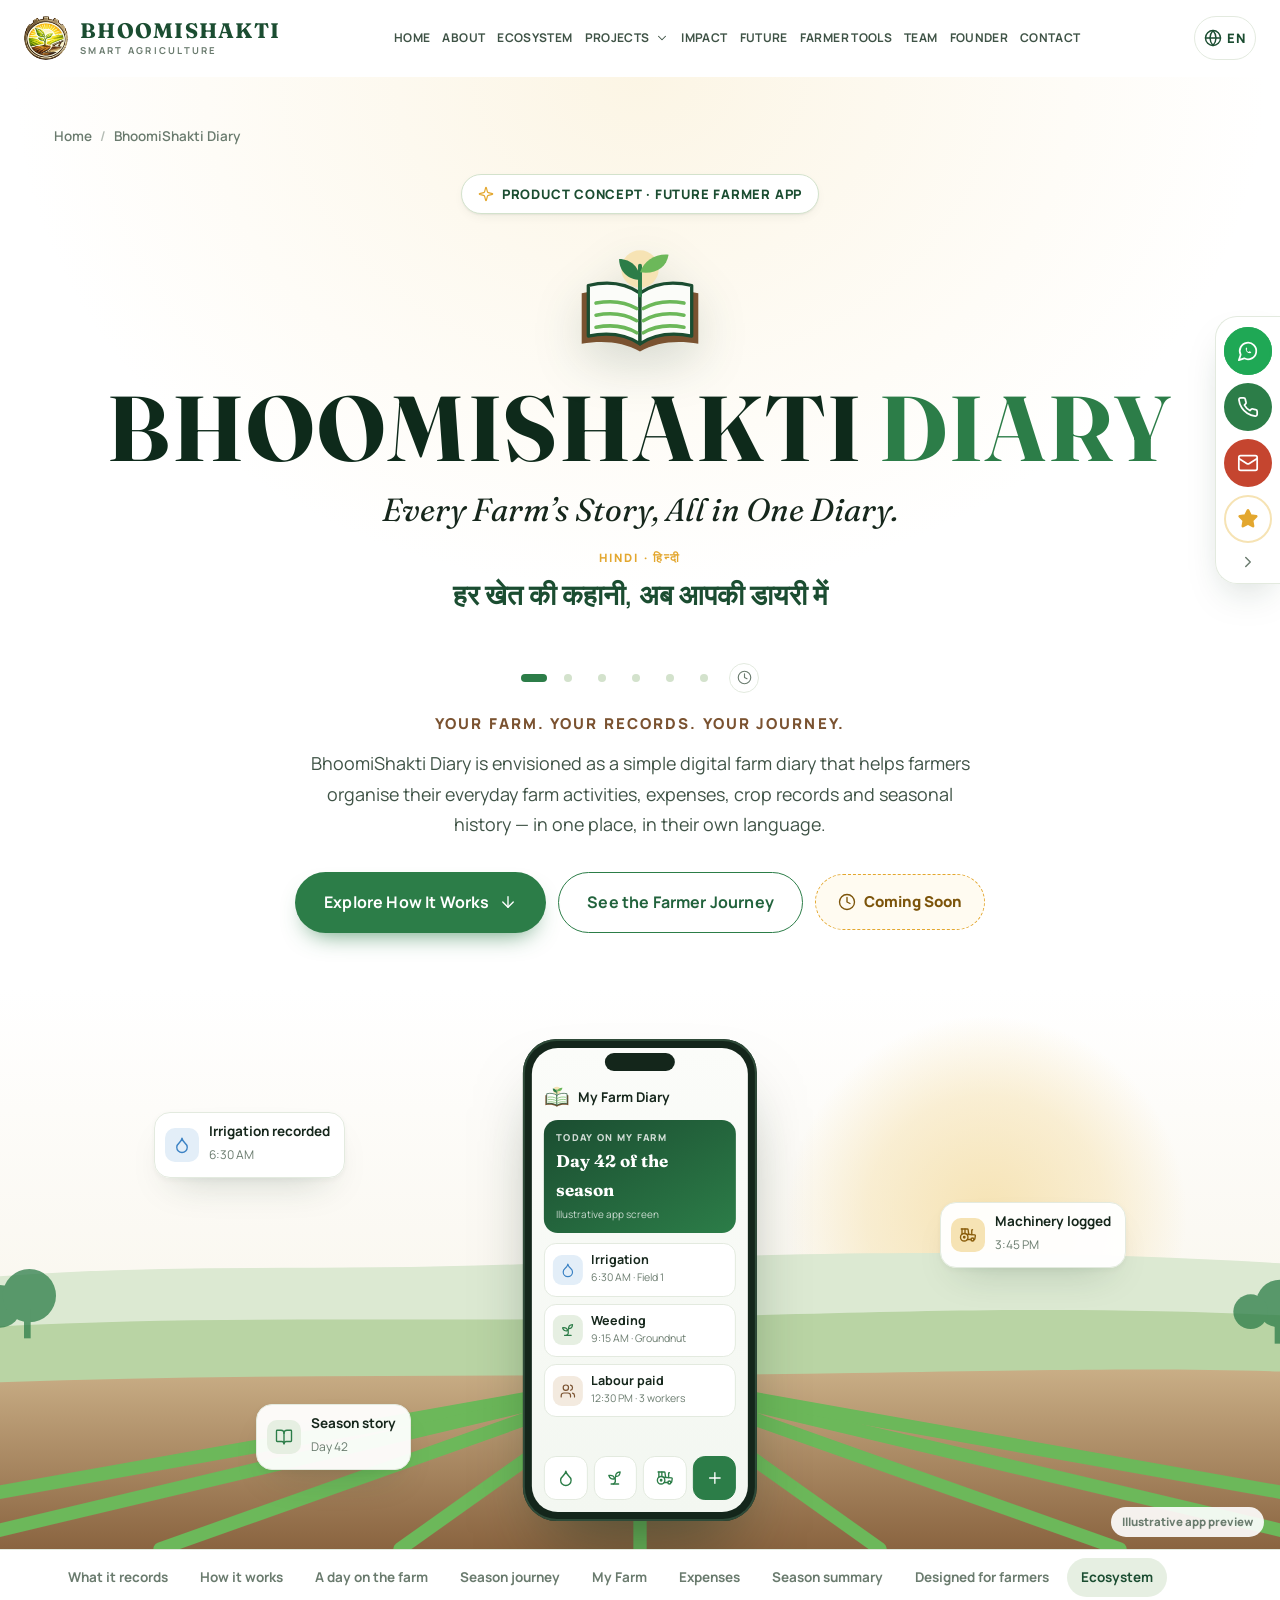
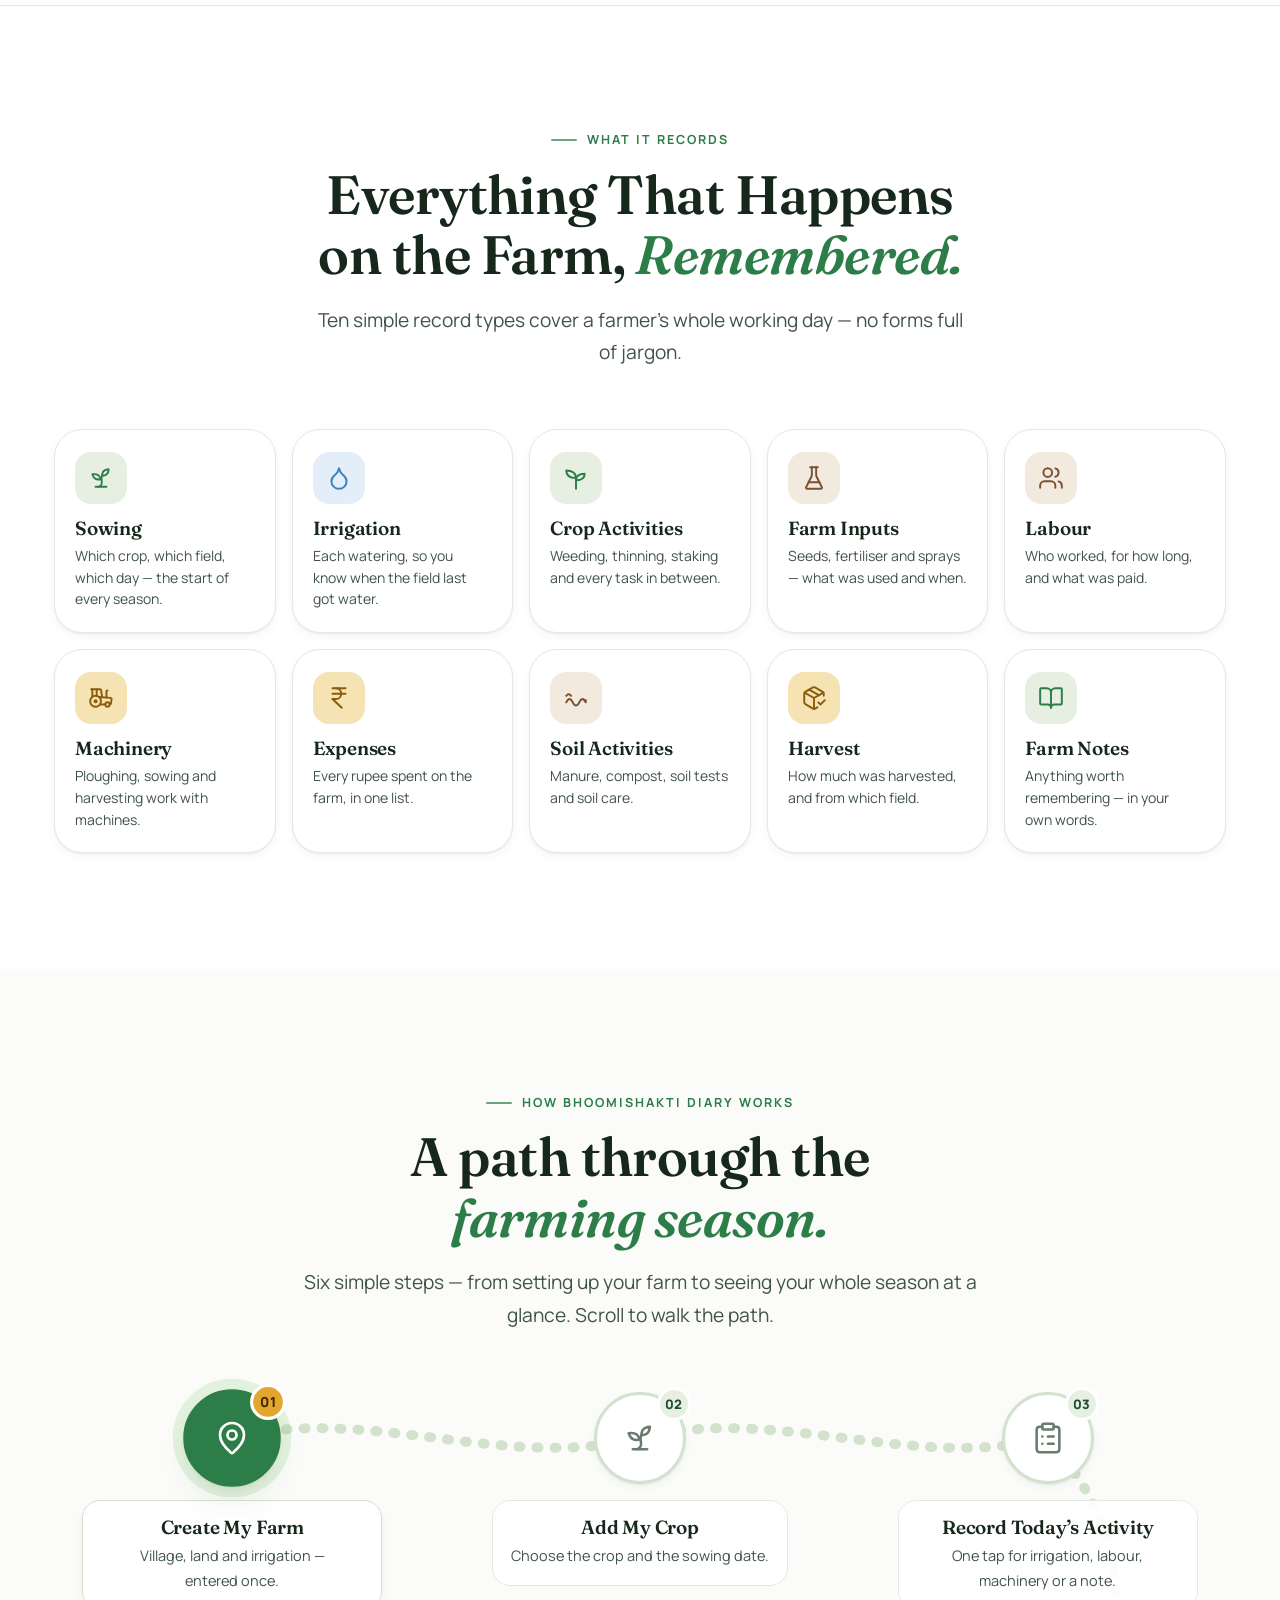
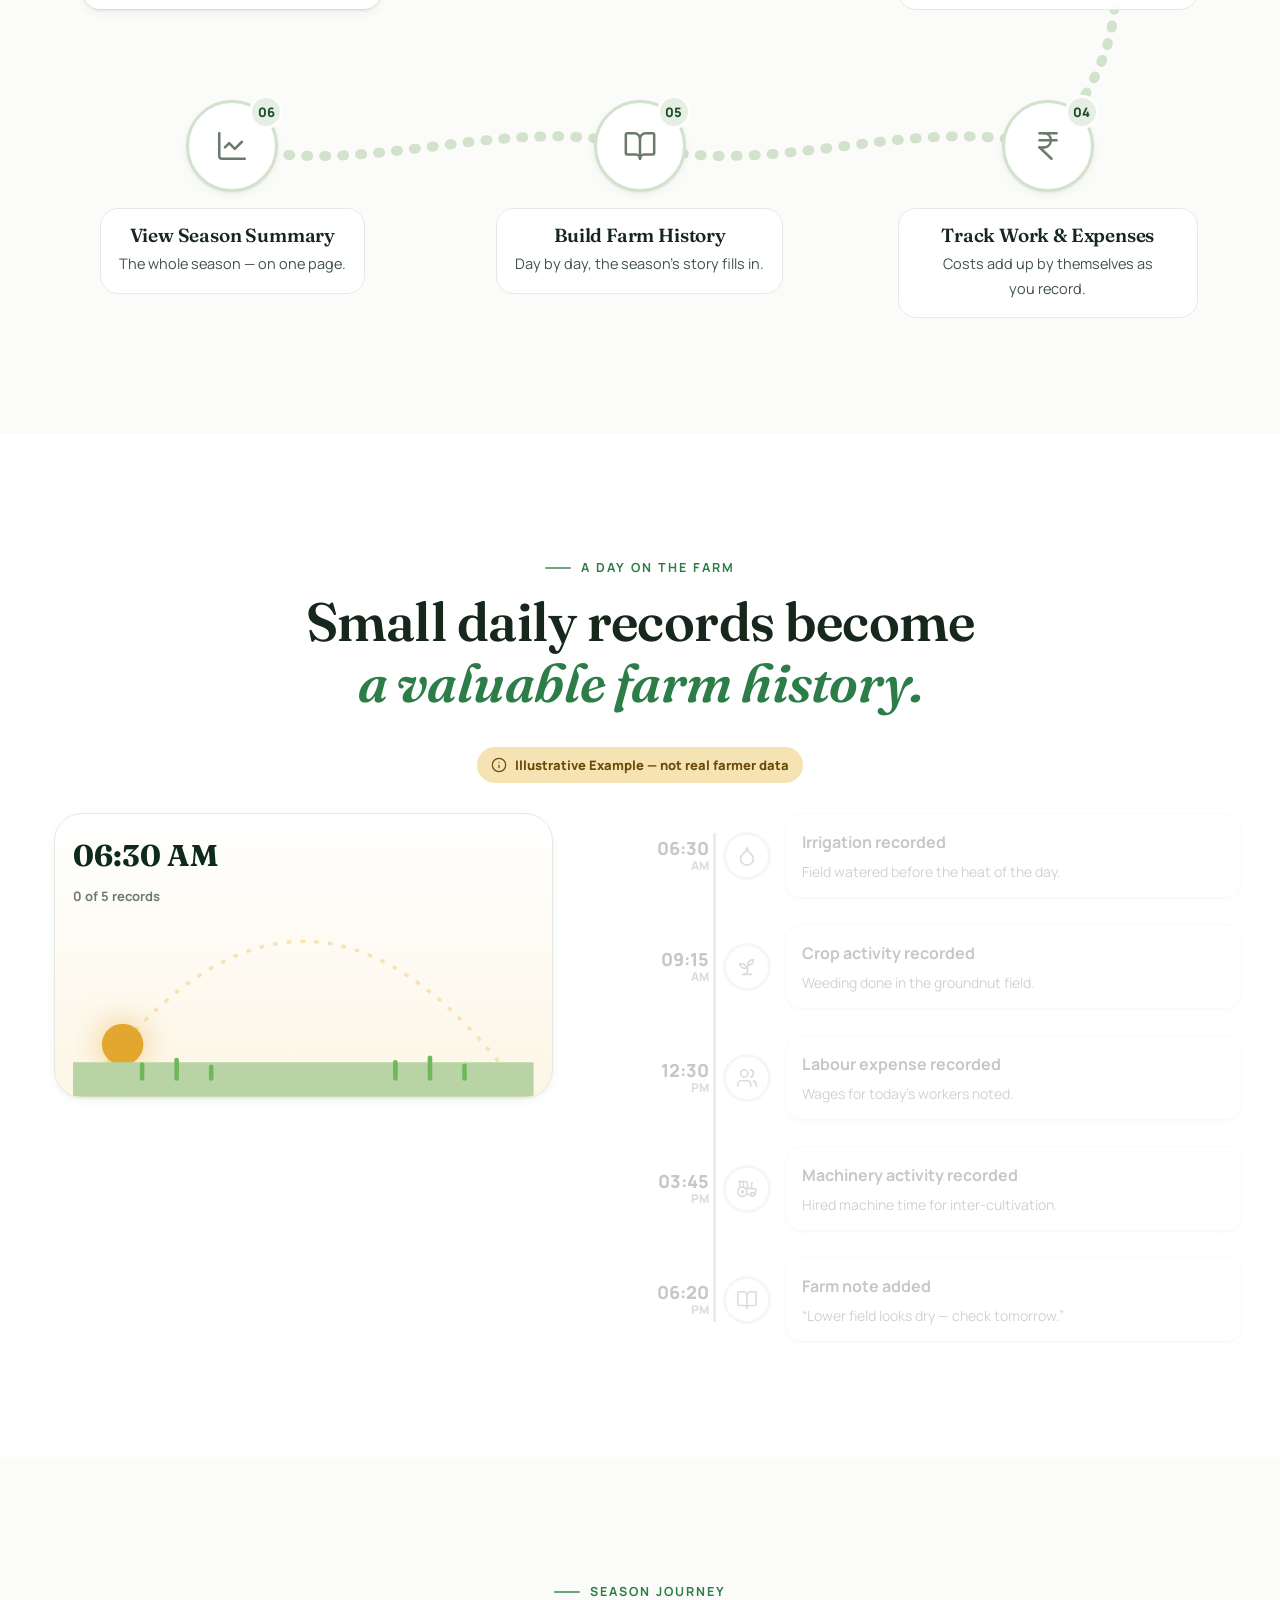
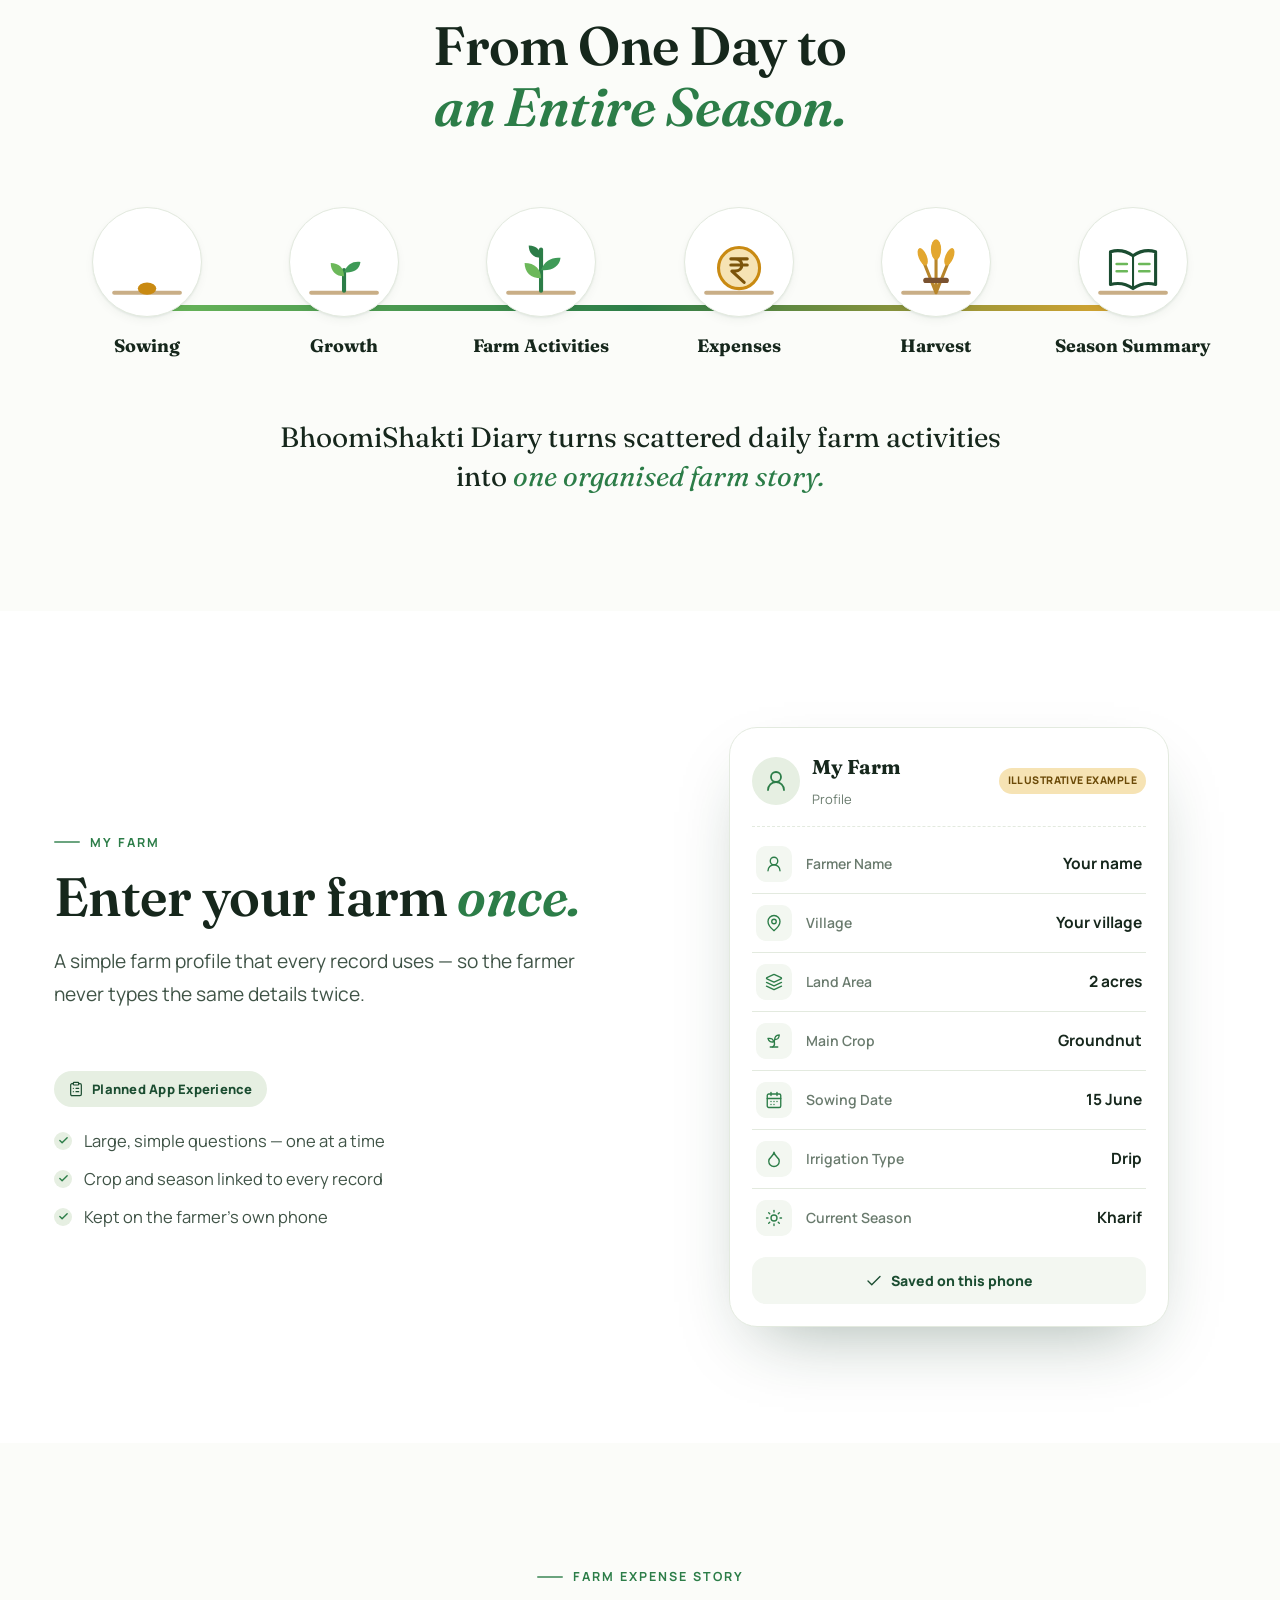
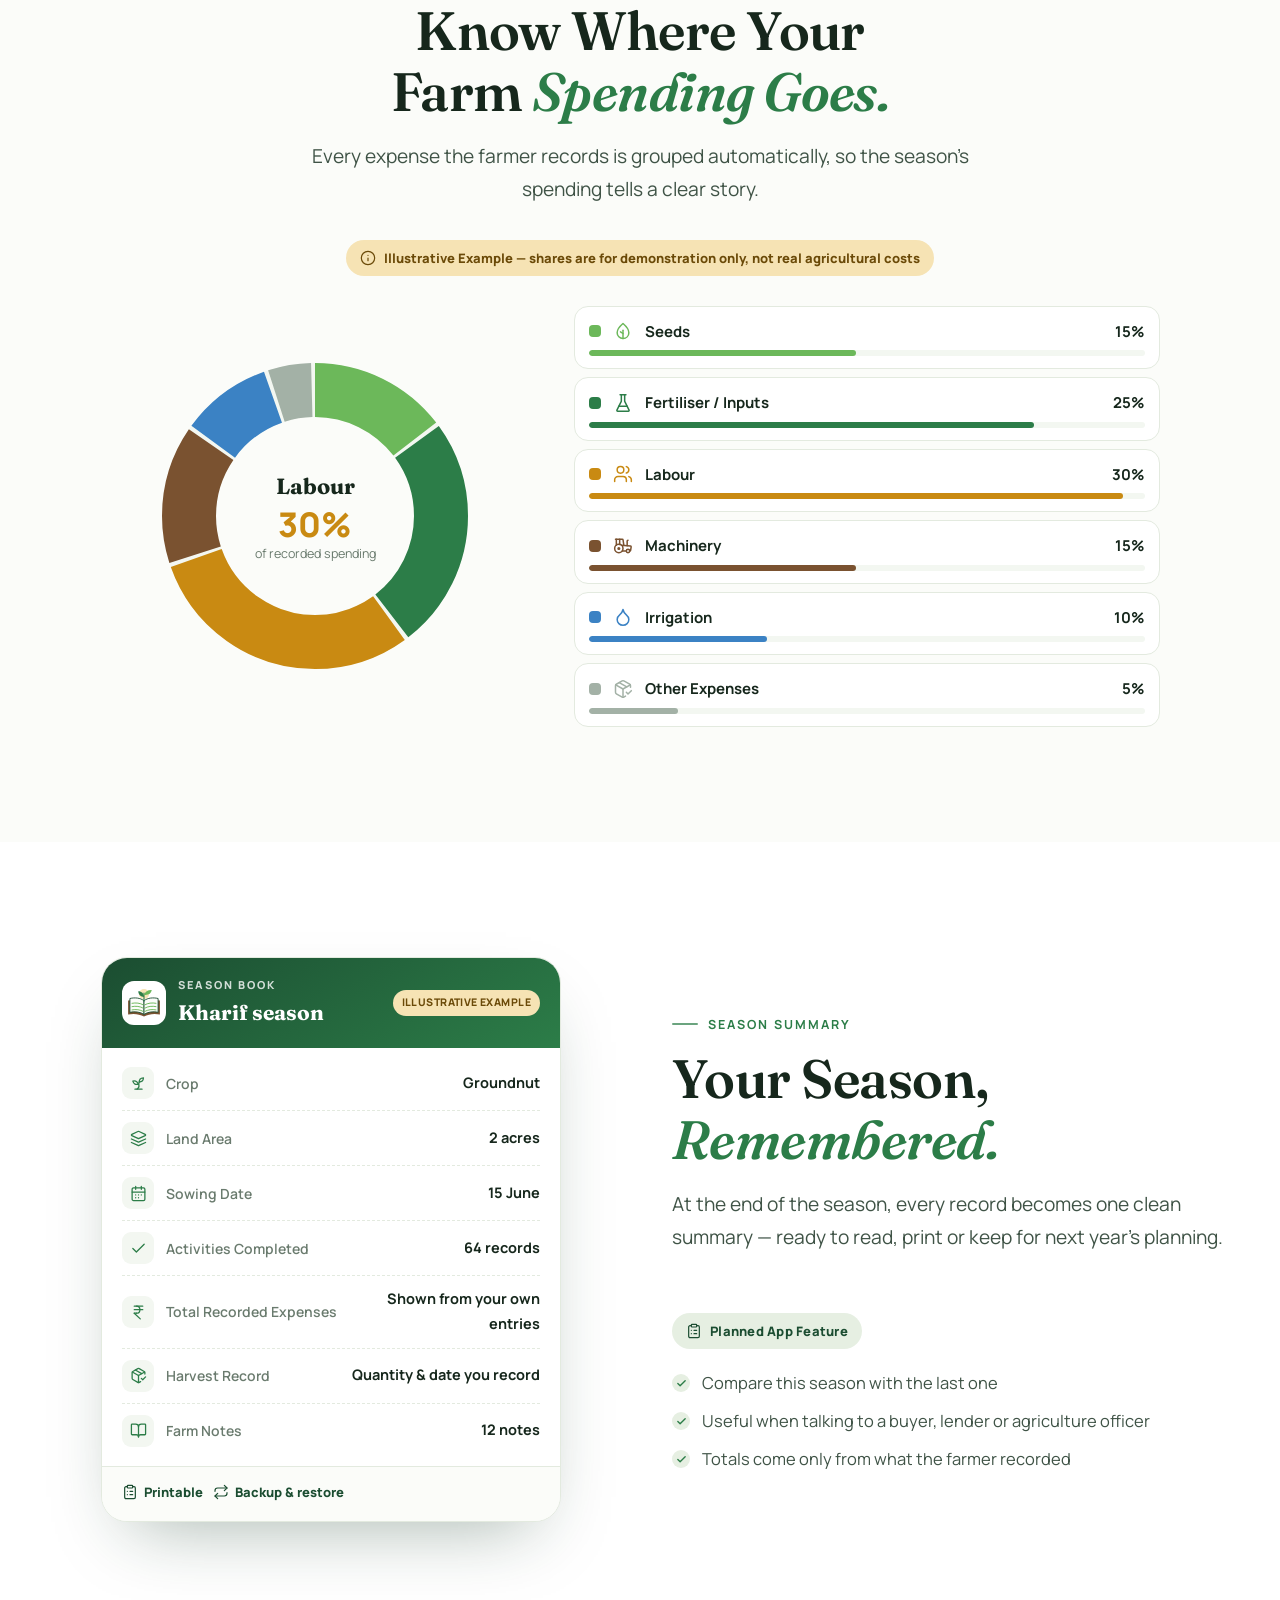
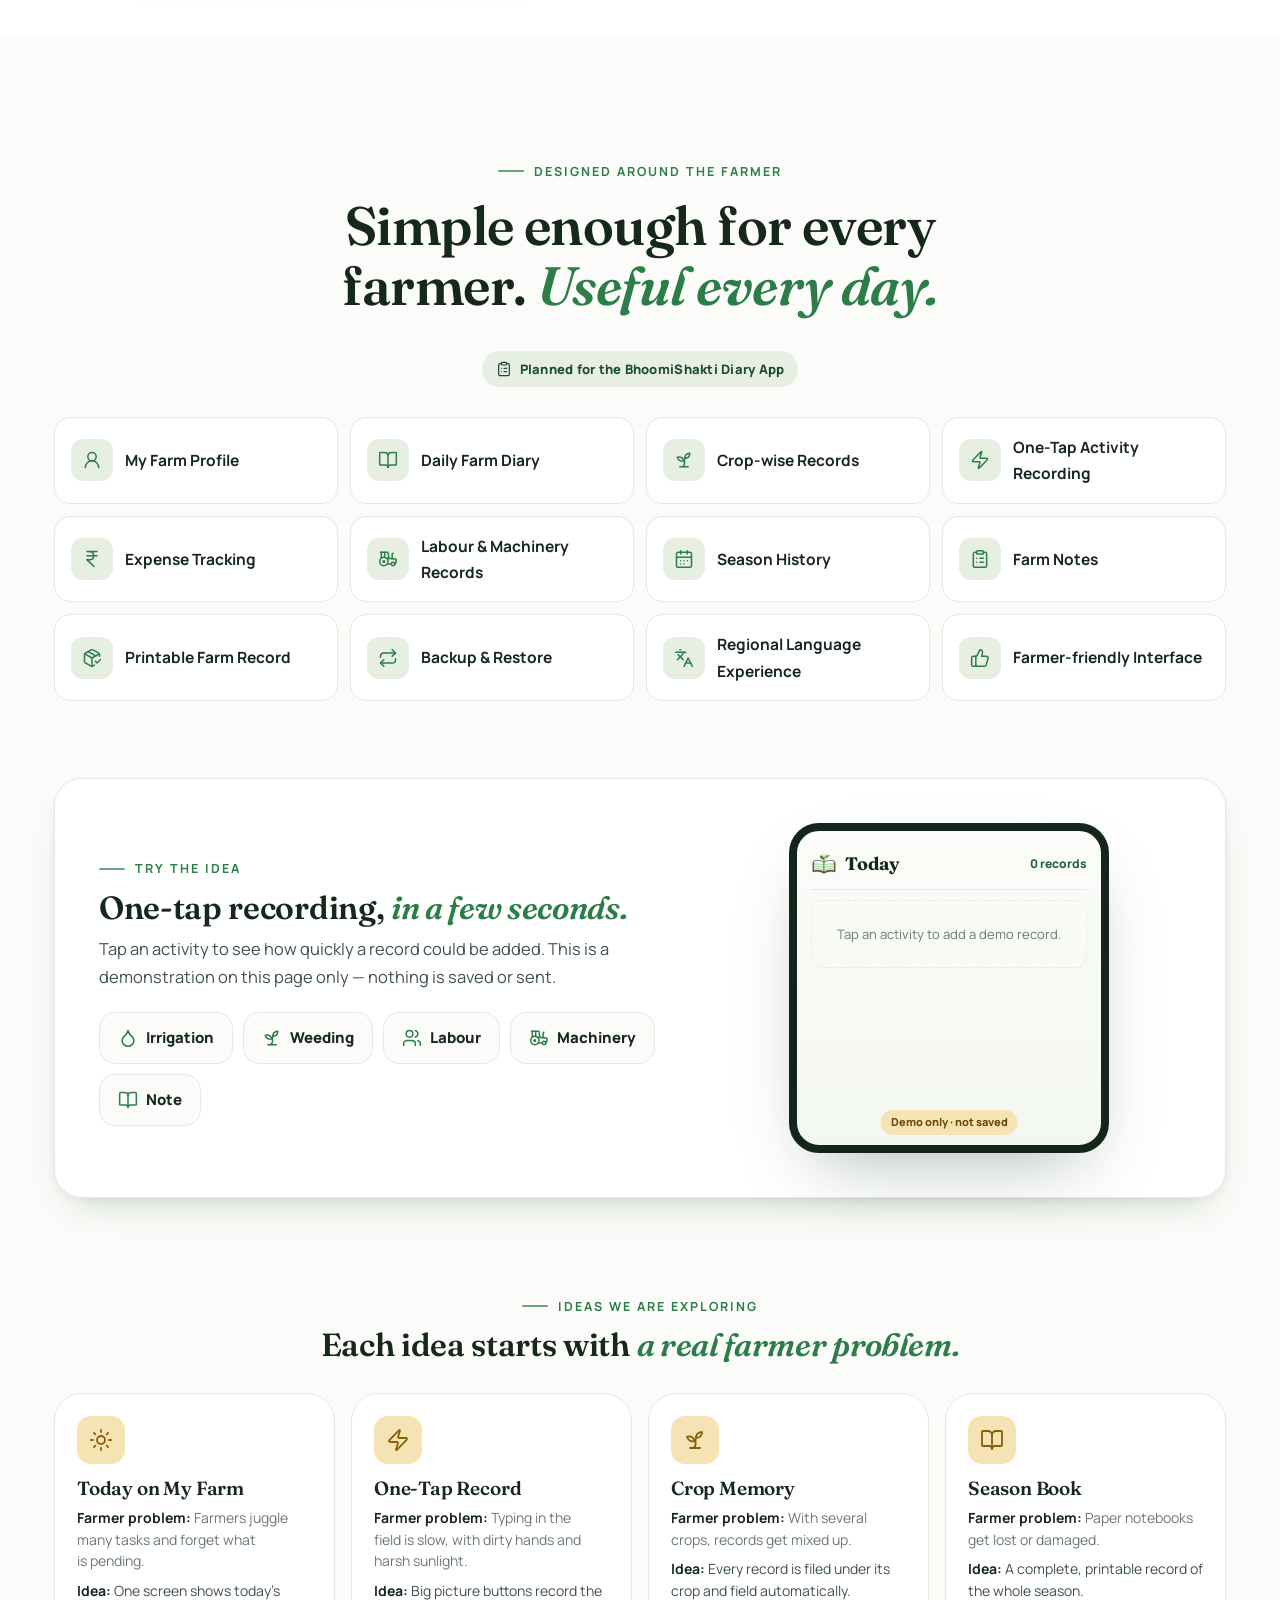
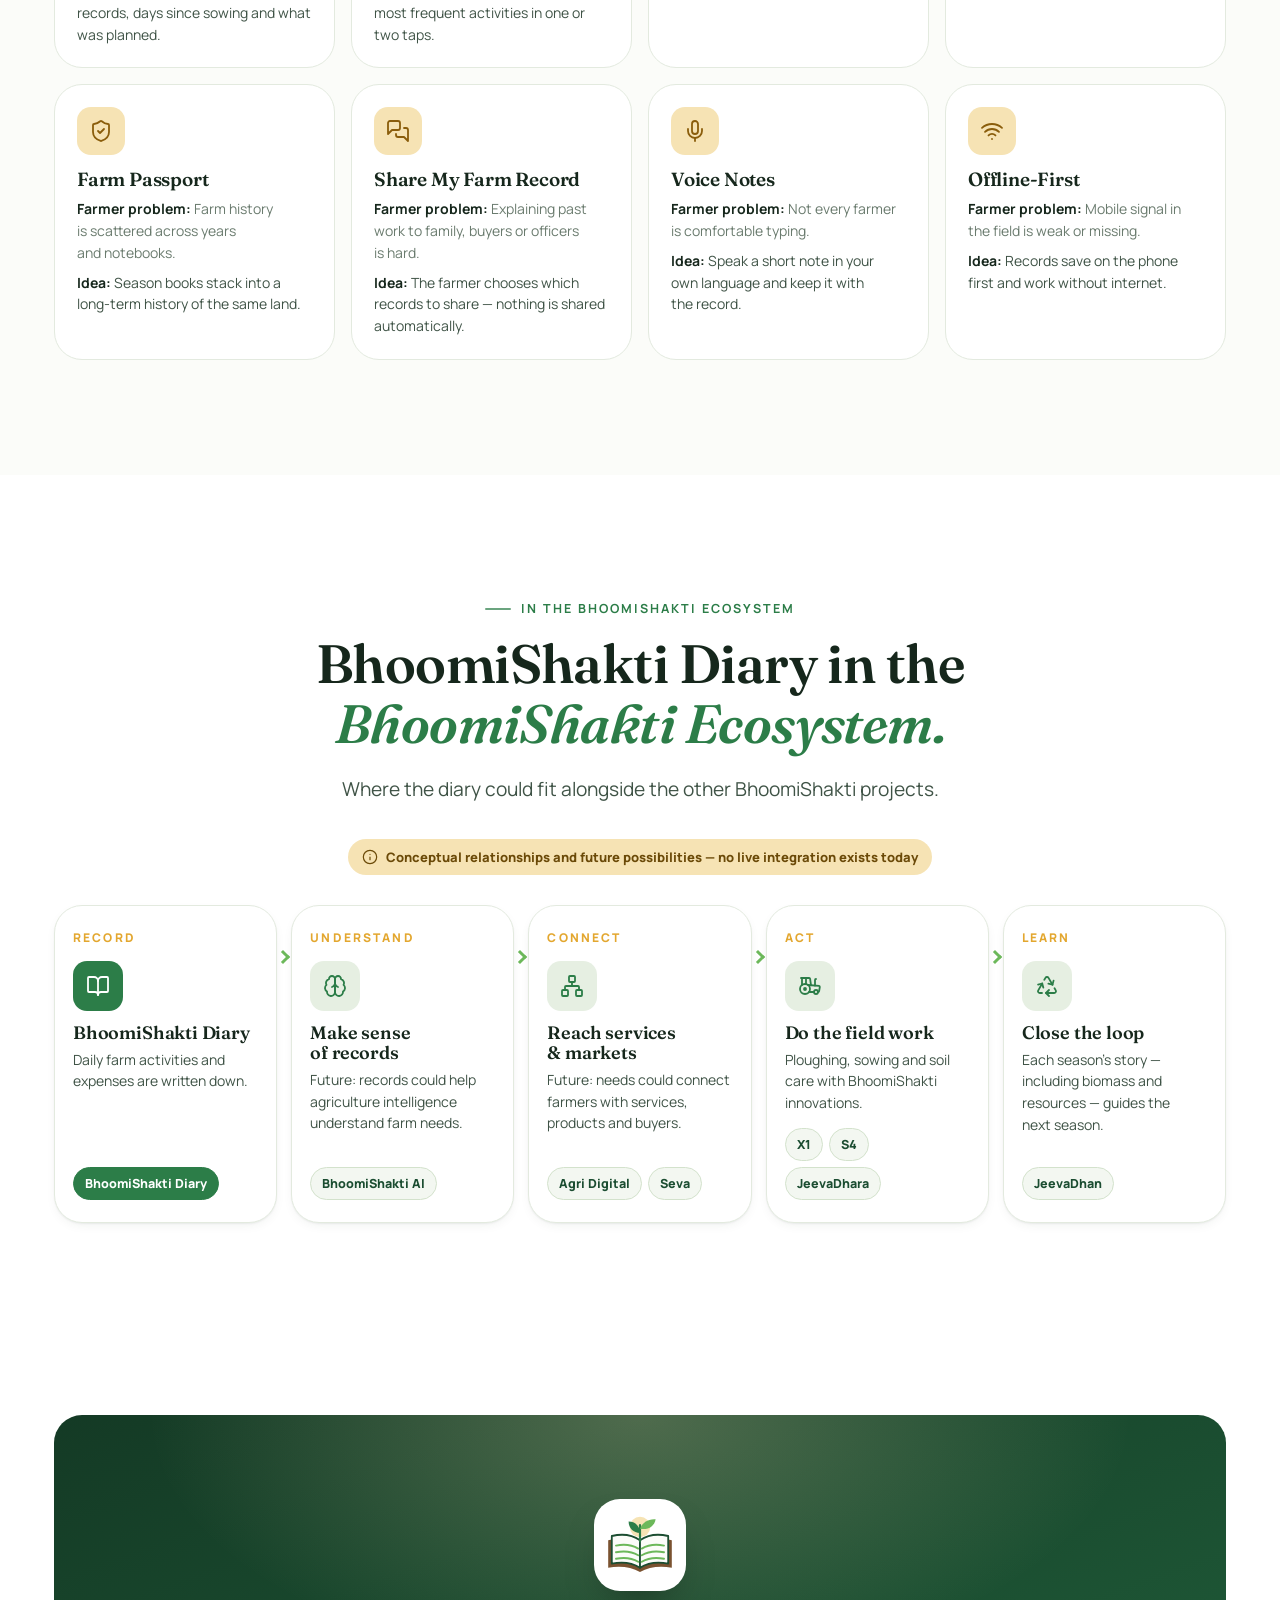
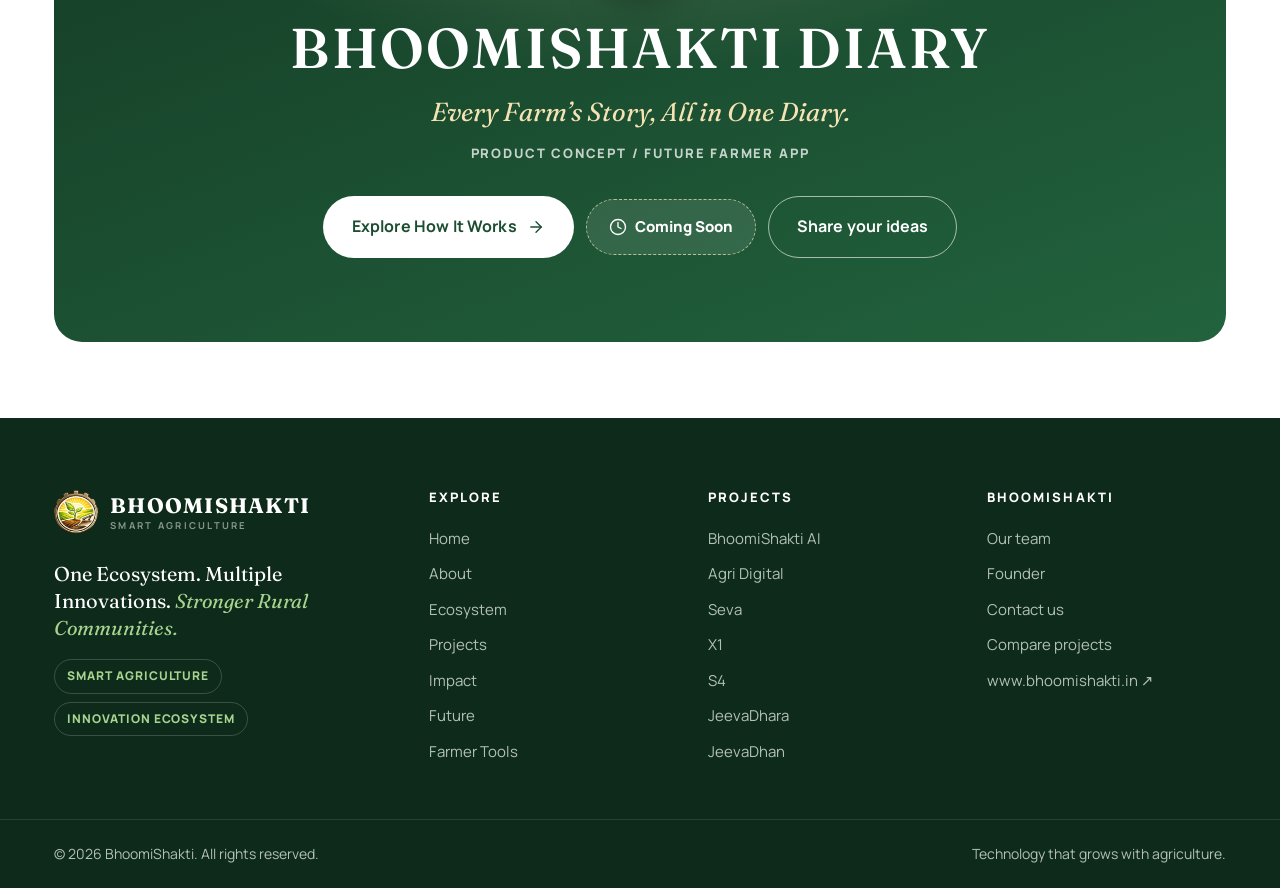
<file: bhoomishakti-diary.html>
<!DOCTYPE html>
<html lang="en" class="js-off">
<head>
  <!-- Google tag (gtag.js) -->
<script async src="https://www.googletagmanager.com/gtag/js?id=G-LCF8DMRQYF"></script>
<script>
  window.dataLayer = window.dataLayer || [];
  function gtag(){dataLayer.push(arguments);}
  gtag('js', new Date());

  gtag('config', 'G-LCF8DMRQYF');
</script>
<meta charset="UTF-8">
<meta name="viewport" content="width=device-width, initial-scale=1.0, viewport-fit=cover">
<title>BhoomiShakti Diary — Every Farm’s Story, All in One Diary</title>
<meta name="description" content="BhoomiShakti Diary: a product concept for a simple farm diary app that helps farmers record daily activities, expenses, crop records and season history.">
<link rel="canonical" href="https://www.bhoomishakti.in/bhoomishakti-diary.html">
<meta name="robots" content="index, follow">
<meta property="og:type" content="website">
<meta property="og:site_name" content="BhoomiShakti">
<meta property="og:title" content="BhoomiShakti Diary — Every Farm’s Story, All in One Diary">
<meta property="og:description" content="BhoomiShakti Diary: a product concept for a simple farm diary app that helps farmers record daily activities, expenses, crop records and season history.">
<meta property="og:url" content="https://www.bhoomishakti.in/bhoomishakti-diary.html">
<meta name="twitter:card" content="summary_large_image">
<meta name="twitter:title" content="BhoomiShakti Diary — Every Farm’s Story, All in One Diary">
<meta name="twitter:description" content="BhoomiShakti Diary: a product concept for a simple farm diary app that helps farmers record daily activities, expenses, crop records and season history.">
<meta name="theme-color" content="#FFFFFF">
<link rel="icon" type="image/png" href="assets/icons/favicon.png">
<link rel="preload" href="assets/fonts/fraunces.woff2" as="font" type="font/woff2" crossorigin>
<link rel="preload" href="assets/fonts/manrope.woff2" as="font" type="font/woff2" crossorigin>
<link rel="stylesheet" href="css/style.css">
<link rel="stylesheet" href="css/bhoomishakti-diary.css">
</head>
<body class="page-diary">
<a class="skip-link" href="#main">Skip to content</a>
<svg xmlns="http://www.w3.org/2000/svg" style="display:none" aria-hidden="true"><defs><symbol id="i-linkedin" viewBox="0 0 24 24"><path d="M16 8a6 6 0 0 1 6 6v7h-4v-7a2 2 0 0 0-4 0v7h-4v-7a6 6 0 0 1 6-6Z"/><rect x="2" y="9" width="4" height="12"/><circle cx="4" cy="4" r="2"/></symbol><symbol id="i-github" viewBox="0 0 24 24"><path d="M15 22v-4a4.8 4.8 0 0 0-1-3.5c3 0 6-2 6-5.5.08-1.25-.27-2.48-1-3.5.28-1.15.28-2.35 0-3.5 0 0-1 0-3 1.5-2.64-.5-5.36-.5-8 0C6 2 5 2 5 2c-.3 1.15-.3 2.35 0 3.5A5.4 5.4 0 0 0 4 9c0 3.5 3 5.5 6 5.5-.39.49-.68 1.05-.85 1.65-.17.6-.22 1.23-.15 1.85v4"/><path d="M9 18c-4.51 2-5-2-7-2"/></symbol><symbol id="i-quote" viewBox="0 0 24 24"><path d="M3 21c3 0 7-1 7-8V5c0-1.25-.76-2.02-2-2H4c-1.25 0-2 .75-2 1.97V11c0 1.25.75 2 2 2 1 0 1 0 1 1v1c0 1-1 2-2 2s-1 .01-1 1.03V20c0 1 0 1 1 1z"/><path d="M15 21c3 0 7-1 7-8V5c0-1.25-.76-2.02-2-2h-4c-1.25 0-2 .75-2 1.97V11c0 1.25.75 2 2 2h.75c0 2.25.25 4-2.75 4v3c0 1 0 1 1 1z"/></symbol><symbol id="i-external" viewBox="0 0 24 24"><path d="M15 3h6v6"/><path d="M10 14 21 3"/><path d="M18 13v6a2 2 0 0 1-2 2H5a2 2 0 0 1-2-2V8a2 2 0 0 1 2-2h6"/></symbol><symbol id="i-user" viewBox="0 0 24 24"><circle cx="12" cy="8" r="5"/><path d="M20 21a8 8 0 0 0-16 0"/></symbol><symbol id="i-leaf" viewBox="0 0 24 24"><path d="M11 20A7 7 0 0 1 9.8 6.1C15.5 5 17 4.48 19 2c1 2 2 4.18 2 8 0 5.5-4.78 10-10 10Z"/><path d="M2 21c0-3 1.85-5.36 5.08-6C9.5 14.52 12 13 13 12"/></symbol><symbol id="i-sprout" viewBox="0 0 24 24"><path d="M7 20h10"/><path d="M10 20c5.5-2.5.8-6.4 3-10"/><path d="M9.5 9.4c1.1.8 1.8 2.2 2.3 3.7-2 .4-3.5.4-4.8-.3-1.2-.6-2.3-1.9-3-4.2 2.8-.5 4.4 0 5.5.8z"/><path d="M14.1 6a7 7 0 0 0-1.1 4c1.9-.1 3.3-.6 4.3-1.4 1-1 1.6-2.3 1.7-4.6-2.7.1-4 1-4.9 2z"/></symbol><symbol id="i-brain" viewBox="0 0 24 24"><path d="M12 5a3 3 0 1 0-5.997.125 4 4 0 0 0-2.526 5.77 4 4 0 0 0 .556 6.588A4 4 0 1 0 12 18Z"/><path d="M12 5a3 3 0 1 1 5.997.125 4 4 0 0 1 2.526 5.77 4 4 0 0 1-.556 6.588A4 4 0 1 1 12 18Z"/><path d="M12 5v13"/><path d="M9 13a4.5 4.5 0 0 0 3-4"/><path d="M15 13a4.5 4.5 0 0 1-3-4"/></symbol><symbol id="i-store" viewBox="0 0 24 24"><path d="M3 9 5 4h14l2 5"/><path d="M3 9h18v2a3 3 0 0 1-6 0 3 3 0 0 1-6 0 3 3 0 0 1-6 0Z"/><path d="M5 13v7h14v-7"/><path d="M10 20v-5h4v5"/></symbol><symbol id="i-tractor" viewBox="0 0 24 24"><path d="m10 11 11 .9a1 1 0 0 1 .8 1.1l-.665 4.158a1 1 0 0 1-.988.842H20"/><path d="M16 18h-5"/><path d="M18 5a1 1 0 0 0-1 1v5.573"/><path d="M3 4h8.129a1 1 0 0 1 .99.863L13 11.246"/><path d="M4 11V4"/><path d="M8 10.1V4"/><circle cx="18" cy="18" r="2"/><circle cx="7" cy="15" r="5"/><circle cx="7" cy="15" r="1"/></symbol><symbol id="i-sun" viewBox="0 0 24 24"><circle cx="12" cy="12" r="4"/><path d="M12 2v2"/><path d="M12 20v2"/><path d="m4.93 4.93 1.41 1.41"/><path d="m17.66 17.66 1.41 1.41"/><path d="M2 12h2"/><path d="M20 12h2"/><path d="m6.34 17.66-1.41 1.41"/><path d="m19.07 4.93-1.41 1.41"/></symbol><symbol id="i-seed" viewBox="0 0 24 24"><path d="M12 21c-4 0-7-3-7-7 0-5 7-11 7-11s7 6 7 11c0 4-3 7-7 7Z"/><path d="M12 21V11"/><path d="M12 15l-3-2"/></symbol><symbol id="i-worm" viewBox="0 0 24 24"><path d="M3 16c2-4 4-4 6 0s4 4 6 0 4-4 6 0"/><circle cx="20.5" cy="14.5" r=".6" fill="currentColor"/><path d="M3 10c1.5-2 3-2 4.5 0"/></symbol><symbol id="i-recycle" viewBox="0 0 24 24"><path d="M7 19H4.815a1.83 1.83 0 0 1-1.57-.881 1.785 1.785 0 0 1-.004-1.784L7.196 9.5"/><path d="M11 19h8.203a1.83 1.83 0 0 0 1.556-.89 1.784 1.784 0 0 0 0-1.775l-1.226-2.12"/><path d="m14 16-3 3 3 3"/><path d="M8.293 13.596 7.196 9.5 3.1 10.598"/><path d="m9.344 5.811 1.093-1.892A1.83 1.83 0 0 1 11.985 3a1.784 1.784 0 0 1 1.546.888l3.943 6.843"/><path d="m13.378 9.633 4.096 1.098 1.097-4.096"/></symbol><symbol id="i-arrow" viewBox="0 0 24 24"><path d="M5 12h14"/><path d="m12 5 7 7-7 7"/></symbol><symbol id="i-arrow-down" viewBox="0 0 24 24"><path d="M12 5v14"/><path d="m19 12-7 7-7-7"/></symbol><symbol id="i-chevron" viewBox="0 0 24 24"><path d="m6 9 6 6 6-6"/></symbol><symbol id="i-chevron-left" viewBox="0 0 24 24"><path d="m15 18-6-6 6-6"/></symbol><symbol id="i-chevron-right" viewBox="0 0 24 24"><path d="m9 18 6-6-6-6"/></symbol><symbol id="i-up" viewBox="0 0 24 24"><path d="m18 15-6-6-6 6"/></symbol><symbol id="i-menu" viewBox="0 0 24 24"><path d="M4 6h16"/><path d="M4 12h16"/><path d="M4 18h16"/></symbol><symbol id="i-close" viewBox="0 0 24 24"><path d="M18 6 6 18"/><path d="m6 6 12 12"/></symbol><symbol id="i-plus" viewBox="0 0 24 24"><path d="M5 12h14"/><path d="M12 5v14"/></symbol><symbol id="i-check" viewBox="0 0 24 24"><path d="M20 6 9 17l-5-5"/></symbol><symbol id="i-users" viewBox="0 0 24 24"><path d="M16 21v-2a4 4 0 0 0-4-4H6a4 4 0 0 0-4 4v2"/><circle cx="9" cy="7" r="4"/><path d="M22 21v-2a4 4 0 0 0-3-3.87"/><path d="M16 3.13a4 4 0 0 1 0 7.75"/></symbol><symbol id="i-user-search" viewBox="0 0 24 24"><circle cx="10" cy="7" r="4"/><path d="M10.3 15H7a4 4 0 0 0-4 4v2"/><circle cx="17" cy="17" r="3"/><path d="m21 21-1.9-1.9"/></symbol><symbol id="i-search" viewBox="0 0 24 24"><circle cx="11" cy="11" r="8"/><path d="m21 21-4.3-4.3"/></symbol><symbol id="i-pin" viewBox="0 0 24 24"><path d="M20 10c0 5-5.5 10.2-7.4 11.8a1 1 0 0 1-1.2 0C9.5 20.2 4 15 4 10a8 8 0 0 1 16 0"/><circle cx="12" cy="10" r="3"/></symbol><symbol id="i-message" viewBox="0 0 24 24"><path d="M14 9a2 2 0 0 1-2 2H6l-4 4V4a2 2 0 0 1 2-2h8a2 2 0 0 1 2 2z"/><path d="M18 9h2a2 2 0 0 1 2 2v11l-4-4h-6a2 2 0 0 1-2-2v-1"/></symbol><symbol id="i-package" viewBox="0 0 24 24"><path d="m16 16 2 2 4-4"/><path d="M21 10V8a2 2 0 0 0-1-1.73l-7-4a2 2 0 0 0-2 0l-7 4A2 2 0 0 0 3 8v8a2 2 0 0 0 1 1.73l7 4a2 2 0 0 0 2 0l2-1.14"/><path d="m7.5 4.27 9 5.15"/><path d="M3.29 7 12 12l8.71-5"/><path d="M12 22V12"/></symbol><symbol id="i-megaphone" viewBox="0 0 24 24"><path d="m3 11 18-5v12L3 14v-3z"/><path d="M11.6 16.8a3 3 0 1 1-5.8-1.6"/></symbol><symbol id="i-cloud" viewBox="0 0 24 24"><path d="M12 2v2"/><path d="m4.93 4.93 1.41 1.41"/><path d="M20 12h2"/><path d="m19.07 4.93-1.41 1.41"/><path d="M15.947 12.65a4 4 0 0 0-5.925-4.128"/><path d="M13 22H7a5 5 0 1 1 4.9-6H13a3 3 0 0 1 0 6Z"/></symbol><symbol id="i-landmark" viewBox="0 0 24 24"><path d="M3 22h18"/><path d="M6 18v-7"/><path d="M10 18v-7"/><path d="M14 18v-7"/><path d="M18 18v-7"/><path d="M12 2 20 7H4z"/></symbol><symbol id="i-rupee" viewBox="0 0 24 24"><path d="M6 3h12"/><path d="M6 8h12"/><path d="m6 13 8.5 8"/><path d="M6 13h3"/><path d="M9 13c6.667 0 6.667-10 0-10"/></symbol><symbol id="i-calendar" viewBox="0 0 24 24"><rect width="18" height="18" x="3" y="4" rx="2"/><path d="M16 2v4"/><path d="M8 2v4"/><path d="M3 10h18"/><path d="M8 14h.01"/><path d="M12 14h.01"/><path d="M16 14h.01"/><path d="M8 18h.01"/><path d="M12 18h.01"/></symbol><symbol id="i-microscope" viewBox="0 0 24 24"><path d="M6 18h8"/><path d="M3 22h18"/><path d="M14 22a7 7 0 1 0 0-14h-1"/><path d="M9 14h2"/><path d="M9 12a2 2 0 0 1-2-2V6h6v4a2 2 0 0 1-2 2Z"/><path d="M12 6V3a1 1 0 0 0-1-1H9a1 1 0 0 0-1 1v3"/></symbol><symbol id="i-handshake" viewBox="0 0 24 24"><path d="m11 17 2 2a1 1 0 1 0 3-3"/><path d="m14 14 2.5 2.5a1 1 0 1 0 3-3l-3.88-3.88a3 3 0 0 0-4.24 0l-.88.88a1 1 0 1 1-3-3l2.81-2.81a5.79 5.79 0 0 1 7.06-.87l.47.28a2 2 0 0 0 1.42.25L21 4"/><path d="m21 3 1 11h-2"/><path d="M3 3 2 14l6.5 6.5a1 1 0 1 0 3-3"/><path d="M3 4h8"/></symbol><symbol id="i-shield" viewBox="0 0 24 24"><path d="M20 13c0 5-3.5 7.5-7.66 8.95a1 1 0 0 1-.67-.01C7.5 20.5 4 18 4 13V6a1 1 0 0 1 1-1c2 0 4.5-1.2 6.24-2.72a1.17 1.17 0 0 1 1.52 0C14.51 3.81 17 5 19 5a1 1 0 0 1 1 1z"/><path d="m9 12 2 2 4-4"/></symbol><symbol id="i-eye-off" viewBox="0 0 24 24"><path d="M10.733 5.076a10.744 10.744 0 0 1 11.205 6.575 1 1 0 0 1 0 .696 10.747 10.747 0 0 1-1.444 2.49"/><path d="M14.084 14.158a3 3 0 0 1-4.242-4.242"/><path d="M17.479 17.499a10.75 10.75 0 0 1-15.417-5.151 1 1 0 0 1 0-.696 10.75 10.75 0 0 1 4.446-5.143"/><path d="m2 2 20 20"/></symbol><symbol id="i-layers" viewBox="0 0 24 24"><path d="m12.83 2.18a2 2 0 0 0-1.66 0L2.6 6.08a1 1 0 0 0 0 1.83l8.58 3.91a2 2 0 0 0 1.66 0l8.58-3.9a1 1 0 0 0 0-1.83Z"/><path d="m22 17.65-9.17 4.16a2 2 0 0 1-1.66 0L2 17.65"/><path d="m22 12.65-9.17 4.16a2 2 0 0 1-1.66 0L2 12.65"/></symbol><symbol id="i-network" viewBox="0 0 24 24"><rect x="16" y="16" width="6" height="6" rx="1"/><rect x="2" y="16" width="6" height="6" rx="1"/><rect x="9" y="2" width="6" height="6" rx="1"/><path d="M5 16v-3a1 1 0 0 1 1-1h12a1 1 0 0 1 1 1v3"/><path d="M12 12V8"/></symbol><symbol id="i-globe" viewBox="0 0 24 24"><circle cx="12" cy="12" r="10"/><path d="M12 2a14.5 14.5 0 0 0 0 20 14.5 14.5 0 0 0 0-20"/><path d="M2 12h20"/></symbol><symbol id="i-server" viewBox="0 0 24 24"><rect width="20" height="8" x="2" y="2" rx="2"/><rect width="20" height="8" x="2" y="14" rx="2"/><path d="M6 6h.01"/><path d="M6 18h.01"/></symbol><symbol id="i-database" viewBox="0 0 24 24"><ellipse cx="12" cy="5" rx="9" ry="3"/><path d="M3 5v14a9 3 0 0 0 18 0V5"/><path d="M3 12a9 3 0 0 0 18 0"/></symbol><symbol id="i-code" viewBox="0 0 24 24"><path d="m16 18 6-6-6-6"/><path d="m8 6-6 6 6 6"/></symbol><symbol id="i-battery" viewBox="0 0 24 24"><rect x="2" y="7" width="16" height="10" rx="2"/><path d="M22 11v2"/><path d="M6 11v2"/><path d="M10 11v2"/></symbol><symbol id="i-zap" viewBox="0 0 24 24"><path d="M4 14a1 1 0 0 1-.78-1.63l9.9-10.2a.5.5 0 0 1 .86.46l-1.92 6.02A1 1 0 0 0 13 10h7a1 1 0 0 1 .78 1.63l-9.9 10.2a.5.5 0 0 1-.86-.46l1.92-6.02A1 1 0 0 0 11 14z"/></symbol><symbol id="i-cog" viewBox="0 0 24 24"><path d="M12.22 2h-.44a2 2 0 0 0-2 2v.18a2 2 0 0 1-1 1.73l-.43.25a2 2 0 0 1-2 0l-.15-.08a2 2 0 0 0-2.73.73l-.22.38a2 2 0 0 0 .73 2.73l.15.1a2 2 0 0 1 1 1.72v.51a2 2 0 0 1-1 1.74l-.15.09a2 2 0 0 0-.73 2.73l.22.38a2 2 0 0 0 2.73.73l.15-.08a2 2 0 0 1 2 0l.43.25a2 2 0 0 1 1 1.73V20a2 2 0 0 0 2 2h.44a2 2 0 0 0 2-2v-.18a2 2 0 0 1 1-1.73l.43-.25a2 2 0 0 1 2 0l.15.08a2 2 0 0 0 2.73-.73l.22-.39a2 2 0 0 0-.73-2.73l-.15-.08a2 2 0 0 1-1-1.74v-.5a2 2 0 0 1 1-1.74l.15-.09a2 2 0 0 0 .73-2.73l-.22-.38a2 2 0 0 0-2.73-.73l-.15.08a2 2 0 0 1-2 0l-.43-.25a2 2 0 0 1-1-1.73V4a2 2 0 0 0-2-2z"/><circle cx="12" cy="12" r="3"/></symbol><symbol id="i-wheel" viewBox="0 0 24 24"><circle cx="12" cy="12" r="9"/><circle cx="12" cy="12" r="2"/><path d="M12 3v7"/><path d="M12 14v7"/><path d="M3 12h7"/><path d="M14 12h7"/></symbol><symbol id="i-chain" viewBox="0 0 24 24"><path d="M9 17H7A5 5 0 0 1 7 7h2"/><path d="M15 7h2a5 5 0 1 1 0 10h-2"/><path d="M8 12h8"/></symbol><symbol id="i-blade" viewBox="0 0 24 24"><path d="M4 20 14 8l6-4-2 7-12 11"/><path d="M4 20h7"/></symbol><symbol id="i-panel" viewBox="0 0 24 24"><rect x="3" y="4" width="18" height="11" rx="1"/><path d="M3 9.5h18"/><path d="M9 4v11"/><path d="M15 4v11"/><path d="M12 15v5"/><path d="M8 20h8"/></symbol><symbol id="i-umbrella" viewBox="0 0 24 24"><path d="M22 12a10.06 10.06 0 0 0-20 0Z"/><path d="M12 12v8a2 2 0 0 0 4 0"/><path d="M12 2v1"/></symbol><symbol id="i-backpack" viewBox="0 0 24 24"><path d="M4 10a4 4 0 0 1 4-4h8a4 4 0 0 1 4 4v10a2 2 0 0 1-2 2H6a2 2 0 0 1-2-2Z"/><path d="M8 10h8"/><path d="M8 18h8"/><path d="M8 22v-6a2 2 0 0 1 2-2h4a2 2 0 0 1 2 2v6"/><path d="M9 6V4a2 2 0 0 1 2-2h2a2 2 0 0 1 2 2v2"/></symbol><symbol id="i-sliders" viewBox="0 0 24 24"><path d="M4 21v-7"/><path d="M4 10V3"/><path d="M12 21v-9"/><path d="M12 8V3"/><path d="M20 21v-5"/><path d="M20 12V3"/><path d="M2 14h4"/><path d="M10 8h4"/><path d="M18 16h4"/></symbol><symbol id="i-pipes" viewBox="0 0 24 24"><path d="M12 3v7"/><path d="M12 10 6 16v5"/><path d="m12 10 6 6v5"/></symbol><symbol id="i-vibrate" viewBox="0 0 24 24"><path d="m2 8 2 2-2 2 2 2-2 2"/><path d="m22 8-2 2 2 2-2 2 2 2"/><rect width="8" height="14" x="8" y="5" rx="1"/></symbol><symbol id="i-droplet" viewBox="0 0 24 24"><path d="M12 22a7 7 0 0 0 7-7c0-2-1-3.9-3-5.5s-3.5-4-4-6.5c-.5 2.5-2 4.9-4 6.5C6 11.1 5 13 5 15a7 7 0 0 0 7 7z"/></symbol><symbol id="i-flask" viewBox="0 0 24 24"><path d="M10 2v7.527a2 2 0 0 1-.211.896L4.72 20.55a1 1 0 0 0 .9 1.45h12.76a1 1 0 0 0 .9-1.45l-5.069-10.127A2 2 0 0 1 14 9.527V2"/><path d="M8.5 2h7"/><path d="M7 16h10"/></symbol><symbol id="i-factory" viewBox="0 0 24 24"><path d="M2 20a2 2 0 0 0 2 2h16a2 2 0 0 0 2-2V8l-7 5V8l-7 5V4a2 2 0 0 0-2-2H4a2 2 0 0 0-2 2Z"/><path d="M17 18h1"/><path d="M12 18h1"/><path d="M7 18h1"/></symbol><symbol id="i-flame" viewBox="0 0 24 24"><path d="M8.5 14.5A2.5 2.5 0 0 0 11 12c0-1.38-.5-2-1-3-1.072-2.143-.224-4.054 2-6 .5 2.5 2 4.9 4 6.5 2 1.6 3 3.5 3 5.5a7 7 0 1 1-14 0c0-1.153.433-2.294 1-3a2.5 2.5 0 0 0 2.5 2.5z"/></symbol><symbol id="i-cow" viewBox="0 0 24 24"><path d="M5 9c-1.5 0-3-1-3-3 2 0 3 .5 4 1.5"/><path d="M19 9c1.5 0 3-1 3-3-2 0-3 .5-4 1.5"/><path d="M6 8.5C6 6 8.5 4 12 4s6 2 6 4.5V14a6 6 0 0 1-12 0Z"/><ellipse cx="12" cy="15.5" rx="3.5" ry="2.5"/><path d="M10.5 15.5h.01"/><path d="M13.5 15.5h.01"/><path d="M9 10h.01"/><path d="M15 10h.01"/></symbol><symbol id="i-truck" viewBox="0 0 24 24"><path d="M14 18V6a2 2 0 0 0-2-2H4a2 2 0 0 0-2 2v11a1 1 0 0 0 1 1h2"/><path d="M15 18H9"/><path d="M19 18h2a1 1 0 0 0 1-1v-3.65a1 1 0 0 0-.22-.624l-3.48-4.35A1 1 0 0 0 17.52 8H14"/><circle cx="17" cy="18" r="2"/><circle cx="7" cy="18" r="2"/></symbol><symbol id="i-drone" viewBox="0 0 24 24"><circle cx="5" cy="5" r="2.5"/><circle cx="19" cy="5" r="2.5"/><circle cx="5" cy="19" r="2.5"/><circle cx="19" cy="19" r="2.5"/><path d="M7 7l3 3"/><path d="m17 7-3 3"/><path d="m7 17 3-3"/><path d="m17 17-3-3"/><rect x="10" y="10" width="4" height="4" rx="1"/></symbol><symbol id="i-digger" viewBox="0 0 24 24"><path d="M2 18h12"/><circle cx="4.5" cy="18" r="2.5"/><circle cx="11.5" cy="18" r="2.5"/><path d="M3 15V11h6l2 4"/><path d="M9 11 14 5l5 3-2 4h-3"/><path d="M19 8v5"/></symbol><symbol id="i-water" viewBox="0 0 24 24"><path d="M2 6c.6.5 1.2 1 2.5 1C7 7 7 5 9.5 5c2.6 0 2.4 2 5 2 2.5 0 2.5-2 5-2 1.3 0 1.9.5 2.5 1"/><path d="M2 12c.6.5 1.2 1 2.5 1 2.5 0 2.5-2 5-2 2.6 0 2.4 2 5 2 2.5 0 2.5-2 5-2 1.3 0 1.9.5 2.5 1"/><path d="M2 18c.6.5 1.2 1 2.5 1 2.5 0 2.5-2 5-2 2.6 0 2.4 2 5 2 2.5 0 2.5-2 5-2 1.3 0 1.9.5 2.5 1"/></symbol><symbol id="i-phone" viewBox="0 0 24 24"><rect width="14" height="20" x="5" y="2" rx="2"/><path d="M12 18h.01"/></symbol><symbol id="i-star" viewBox="0 0 24 24"><path d="M11.525 2.295a.53.53 0 0 1 .95 0l2.31 4.679a2.12 2.12 0 0 0 1.595 1.16l5.166.756a.53.53 0 0 1 .294.904l-3.736 3.638a2.12 2.12 0 0 0-.611 1.878l.882 5.14a.53.53 0 0 1-.771.56l-4.618-2.428a2.12 2.12 0 0 0-1.973 0L6.396 21.01a.53.53 0 0 1-.77-.56l.881-5.139a2.12 2.12 0 0 0-.611-1.879L2.16 9.795a.53.53 0 0 1 .294-.906l5.165-.755a2.12 2.12 0 0 0 1.597-1.16z"/></symbol><symbol id="i-info" viewBox="0 0 24 24"><circle cx="12" cy="12" r="10"/><path d="M12 16v-4"/><path d="M12 8h.01"/></symbol><symbol id="i-mic" viewBox="0 0 24 24"><path d="M12 2a3 3 0 0 0-3 3v7a3 3 0 0 0 6 0V5a3 3 0 0 0-3-3Z"/><path d="M19 10v2a7 7 0 0 1-14 0v-2"/><path d="M12 19v3"/></symbol><symbol id="i-languages" viewBox="0 0 24 24"><path d="m5 8 6 6"/><path d="m4 14 6-6 2-3"/><path d="M2 5h12"/><path d="M7 2h1"/><path d="m22 22-5-10-5 10"/><path d="M14 18h6"/></symbol><symbol id="i-satellite" viewBox="0 0 24 24"><path d="M13 7 9 3 5 7l4 4"/><path d="m17 11 4 4-4 4-4-4"/><path d="m8 12 4 4 6-6-4-4Z"/><path d="m16 8 3-3"/><path d="M9 21a6 6 0 0 0-6-6"/></symbol><symbol id="i-chart" viewBox="0 0 24 24"><path d="M3 3v16a2 2 0 0 0 2 2h16"/><path d="m19 9-5 5-4-4-3 3"/></symbol><symbol id="i-wallet" viewBox="0 0 24 24"><path d="M19 7V4a1 1 0 0 0-1-1H5a2 2 0 0 0 0 4h15a1 1 0 0 1 1 1v4h-3a2 2 0 0 0 0 4h3a1 1 0 0 0 1-1v-2a1 1 0 0 0-1-1"/><path d="M3 5v14a2 2 0 0 0 2 2h15a1 1 0 0 0 1-1v-4"/></symbol><symbol id="i-rocket" viewBox="0 0 24 24"><path d="M4.5 16.5c-1.5 1.26-2 5-2 5s3.74-.5 5-2c.71-.84.7-2.13-.09-2.91a2.18 2.18 0 0 0-2.91-.09z"/><path d="m12 15-3-3a22 22 0 0 1 2-3.95A12.88 12.88 0 0 1 22 2c0 2.72-.78 7.5-6 11a22.35 22.35 0 0 1-4 2z"/><path d="M9 12H4s.55-3.03 2-4c1.62-1.08 5 0 5 0"/><path d="M12 15v5s3.03-.55 4-2c1.08-1.62 0-5 0-5"/></symbol><symbol id="i-building" viewBox="0 0 24 24"><path d="M6 22V4a2 2 0 0 1 2-2h8a2 2 0 0 1 2 2v18Z"/><path d="M6 12H4a2 2 0 0 0-2 2v6a2 2 0 0 0 2 2h2"/><path d="M18 9h2a2 2 0 0 1 2 2v9a2 2 0 0 1-2 2h-2"/><path d="M10 6h4"/><path d="M10 10h4"/><path d="M10 14h4"/><path d="M10 18h4"/></symbol><symbol id="i-target" viewBox="0 0 24 24"><circle cx="12" cy="12" r="10"/><circle cx="12" cy="12" r="6"/><circle cx="12" cy="12" r="2"/></symbol><symbol id="i-badge" viewBox="0 0 24 24"><path d="M3.85 8.62a4 4 0 0 1 4.78-4.77 4 4 0 0 1 6.74 0 4 4 0 0 1 4.78 4.78 4 4 0 0 1 0 6.74 4 4 0 0 1-4.77 4.78 4 4 0 0 1-6.75 0 4 4 0 0 1-4.78-4.77 4 4 0 0 1 0-6.76Z"/><path d="m9 12 2 2 4-4"/></symbol><symbol id="i-clock" viewBox="0 0 24 24"><circle cx="12" cy="12" r="10"/><path d="M12 6v6l4 2"/></symbol><symbol id="i-activity" viewBox="0 0 24 24"><path d="M22 12h-2.48a2 2 0 0 0-1.93 1.46l-2.35 8.36a.25.25 0 0 1-.48 0L9.24 2.18a.25.25 0 0 0-.48 0l-2.35 8.36A2 2 0 0 1 4.49 12H2"/></symbol><symbol id="i-wifi" viewBox="0 0 24 24"><path d="M12 20h.01"/><path d="M2 8.82a15 15 0 0 1 20 0"/><path d="M5 12.859a10 10 0 0 1 14 0"/><path d="M8.5 16.429a5 5 0 0 1 7 0"/></symbol><symbol id="i-compass" viewBox="0 0 24 24"><circle cx="12" cy="12" r="10"/><path d="m16.24 7.76-1.804 5.411a2 2 0 0 1-1.265 1.265L7.76 16.24l1.804-5.411a2 2 0 0 1 1.265-1.265z"/></symbol><symbol id="i-sparkles" viewBox="0 0 24 24"><path d="M9.937 15.5A2 2 0 0 0 8.5 14.063l-6.135-1.582a.5.5 0 0 1 0-.962L8.5 9.936A2 2 0 0 0 9.937 8.5l1.582-6.135a.5.5 0 0 1 .963 0L14.063 8.5A2 2 0 0 0 15.5 9.937l6.135 1.581a.5.5 0 0 1 0 .964L15.5 14.063a2 2 0 0 0-1.437 1.437l-1.582 6.135a.5.5 0 0 1-.963 0z"/></symbol><symbol id="i-book" viewBox="0 0 24 24"><path d="M12 7v14"/><path d="M3 18a1 1 0 0 1-1-1V4a1 1 0 0 1 1-1h5a4 4 0 0 1 4 4 4 4 0 0 1 4-4h5a1 1 0 0 1 1 1v13a1 1 0 0 1-1 1h-6a3 3 0 0 0-3 3 3 3 0 0 0-3-3z"/></symbol><symbol id="i-scale" viewBox="0 0 24 24"><path d="m16 16 3-8 3 8c-.87.65-1.92 1-3 1s-2.13-.35-3-1Z"/><path d="m2 16 3-8 3 8c-.87.65-1.92 1-3 1s-2.13-.35-3-1Z"/><path d="M7 21h10"/><path d="M12 3v18"/><path d="M3 7h2c2 0 5-1 7-2 2 1 5 2 7 2h2"/></symbol><symbol id="i-help" viewBox="0 0 24 24"><circle cx="12" cy="12" r="10"/><path d="M9.09 9a3 3 0 0 1 5.83 1c0 2-3 3-3 3"/><path d="M12 17h.01"/></symbol><symbol id="i-thumbs" viewBox="0 0 24 24"><path d="M7 10v12"/><path d="M15 5.88 14 10h5.83a2 2 0 0 1 1.92 2.56l-2.33 8A2 2 0 0 1 17.5 22H4a2 2 0 0 1-2-2v-8a2 2 0 0 1 2-2h2.76a2 2 0 0 0 1.79-1.11L12 2a3.13 3.13 0 0 1 3 3.88Z"/></symbol><symbol id="i-mountain" viewBox="0 0 24 24"><path d="m8 3 4 8 5-5 5 15H2L8 3z"/></symbol><symbol id="i-repeat" viewBox="0 0 24 24"><path d="m17 2 4 4-4 4"/><path d="M3 11v-1a4 4 0 0 1 4-4h14"/><path d="m7 22-4-4 4-4"/><path d="M21 13v1a4 4 0 0 1-4 4H3"/></symbol><symbol id="i-clipboard" viewBox="0 0 24 24"><rect width="8" height="4" x="8" y="2" rx="1" ry="1"/><path d="M16 4h2a2 2 0 0 1 2 2v14a2 2 0 0 1-2 2H6a2 2 0 0 1-2-2V6a2 2 0 0 1 2-2h2"/><path d="M12 11h4"/><path d="M12 16h4"/><path d="M8 11h.01"/><path d="M8 16h.01"/></symbol><symbol id="i-lock" viewBox="0 0 24 24"><rect width="18" height="11" x="3" y="11" rx="2" ry="2"/><path d="M7 11V7a5 5 0 0 1 10 0v4"/></symbol><symbol id="i-test" viewBox="0 0 24 24"><path d="M9 2v17.5A2.5 2.5 0 0 1 6.5 22A2.5 2.5 0 0 1 4 19.5V2"/><path d="M20 2v17.5a2.5 2.5 0 0 1-2.5 2.5a2.5 2.5 0 0 1-2.5-2.5V2"/><path d="M3 2h7"/><path d="M14 2h7"/><path d="M9 16H4"/><path d="M20 16h-5"/></symbol><symbol id="i-wrench" viewBox="0 0 24 24"><path d="M14.7 6.3a1 1 0 0 0 0 1.4l1.6 1.6a1 1 0 0 0 1.4 0l3.77-3.77a6 6 0 0 1-7.94 7.94l-6.91 6.91a2.12 2.12 0 0 1-3-3l6.91-6.91a6 6 0 0 1 7.94-7.94l-3.76 3.76z"/></symbol><symbol id="i-hammer" viewBox="0 0 24 24"><path d="m15 12-8.373 8.373a1 1 0 1 1-3-3L12 9"/><path d="m18 15 4-4"/><path d="m21.5 11.5-1.914-1.914A2 2 0 0 1 19 8.172V7l-2.26-2.26a6 6 0 0 0-4.202-1.756L9 2.96l.92.82A6.18 6.18 0 0 1 12 8.4V10l2 2h1.172a2 2 0 0 1 1.414.586L18.5 14.5"/></symbol><symbol id="i-heart" viewBox="0 0 24 24"><path d="M19 14c1.49-1.46 3-3.21 3-5.5A5.5 5.5 0 0 0 16.5 3c-1.76 0-3 .5-4.5 2-1.5-1.5-2.74-2-4.5-2A5.5 5.5 0 0 0 2 8.5c0 2.3 1.5 4.05 3 5.5l7 7Z"/></symbol><symbol id="i-wind" viewBox="0 0 24 24"><path d="M12.8 19.6A2 2 0 1 0 14 16H2"/><path d="M17.5 8a2.5 2.5 0 1 1 2 4H2"/><path d="M9.8 4.4A2 2 0 1 1 11 8H2"/></symbol><symbol id="i-microbe" viewBox="0 0 24 24"><circle cx="12" cy="12" r="5"/><path d="M12 7V3"/><path d="M12 21v-4"/><path d="M7 12H3"/><path d="M21 12h-4"/><path d="m8.5 8.5-2.8-2.8"/><path d="m18.3 18.3-2.8-2.8"/><path d="m15.5 8.5 2.8-2.8"/><path d="m5.7 18.3 2.8-2.8"/></symbol><symbol id="i-plant" viewBox="0 0 24 24"><path d="M12 22V12"/><path d="M12 12C12 7 8 5 3 5c0 5 3 7 9 7Z"/><path d="M12 14c0-4 3-6 8-6 0 4-3 6-8 6Z"/></symbol><symbol id="i-mail" viewBox="0 0 24 24"><rect width="20" height="16" x="2" y="4" rx="2"/><path d="m22 7-8.97 5.7a1.94 1.94 0 0 1-2.06 0L2 7"/></symbol></defs></svg>

<header class="site-header">
  <nav class="container nav" aria-label="Main">
    <a class="brand" href="index.html" aria-label="BhoomiShakti home">
      <!-- IMAGE: BhoomiShakti logo emblem (navigation).
      Use the official circular BhoomiShakti emblem (gear, sprout, sun, field) as a transparent PNG or SVG.
      Purpose: brand recognition on every page. -->
      <img src="assets/images/bhoomishakti-logo.png" alt="BhoomiShakti emblem" width="44" height="44">
      <span class="brand-word">BHOOMISHAKTI<small>SMART AGRICULTURE</small></span>
    </a>
    <ul class="nav-links">
      <li><a class="nav-link" href="index.html#home">Home</a></li>
      <li><a class="nav-link" href="index.html#about">About</a></li>
      <li><a class="nav-link" href="index.html#ecosystem">Ecosystem</a></li>
      <li class="dropdown">
        <button class="nav-link" type="button" aria-expanded="false" aria-haspopup="true">Projects <svg class="ico caret" aria-hidden="true"><use href="#i-chevron"></use></svg></button>
        <div class="dropdown-menu" role="menu">
          <a href="ai.html"><span class="dm-dot"><svg class="ico" aria-hidden="true"><use href="#i-brain"></use></svg></span><span><b>BhoomiShakti AI</b><span class="dm-sub">Agriculture intelligence & procurement</span></span></a><a href="agri-digital.html"><span class="dm-dot"><svg class="ico" aria-hidden="true"><use href="#i-store"></use></svg></span><span><b>BhoomiShakti Agri Digital</b><span class="dm-sub">Farmers ↔ businesses, products & services</span></span></a><a href="seva.html"><span class="dm-dot"><svg class="ico" aria-hidden="true"><use href="#i-tractor"></use></svg></span><span><b>BhoomiShakti Seva</b><span class="dm-sub">Machinery, labour & transport booking</span></span></a><a href="x1.html"><span class="dm-dot"><svg class="ico" aria-hidden="true"><use href="#i-sun"></use></svg></span><span><b>BhoomiShakti X1</b><span class="dm-sub">Solar-assisted ploughing machine</span></span></a><a href="s4.html"><span class="dm-dot"><svg class="ico" aria-hidden="true"><use href="#i-seed"></use></svg></span><span><b>BhoomiShakti S4</b><span class="dm-sub">Portable solar seed sower</span></span></a><a href="jeevadhara.html"><span class="dm-dot"><svg class="ico" aria-hidden="true"><use href="#i-worm"></use></svg></span><span><b>BhoomiShakti JeevaDhara</b><span class="dm-sub">Bio-nutrients & soil mixing</span></span></a><a href="jeevadhan.html"><span class="dm-dot"><svg class="ico" aria-hidden="true"><use href="#i-recycle"></use></svg></span><span><b>BhoomiShakti JeevaDhan</b><span class="dm-sub">Biomass, energy & circular economy</span></span></a>
          <a class="dm-all" href="projects.html">View all projects &amp; compare <svg class="ico" aria-hidden="true"><use href="#i-arrow"></use></svg></a>
        </div>
      </li>
      <li><a class="nav-link" href="index.html#impact">Impact</a></li>
      <li><a class="nav-link" href="index.html#future">Future</a></li>
      <li><a class="nav-link nav-tools" href="farmer-tools.html">Farmer Tools</a></li>
      <li><a class="nav-link" href="team.html">Team</a></li>
      <li><a class="nav-link" href="founder.html">Founder</a></li>
      <li><a class="nav-link" href="contact.html">Contact</a></li>
    </ul>
    <div class="nav-cta">
      <a class="btn btn-primary" href="index.html#ecosystem">Explore Ecosystem</a>
      <button class="burger" type="button" aria-label="Open menu" aria-expanded="false" aria-controls="mobile-nav"><svg class="ico" aria-hidden="true"><use href="#i-menu"></use></svg></button>
    </div>
  </nav>
</header>

<div class="mobile-nav" id="mobile-nav" aria-hidden="true" role="dialog" aria-modal="true" aria-label="Menu">
  <div class="mobile-nav-top">
    <a class="brand" href="index.html">
      <!-- IMAGE: BhoomiShakti logo emblem (mobile menu). Use the official circular BhoomiShakti emblem as a transparent PNG/SVG. Purpose: brand recognition inside the mobile menu. -->
      <img src="assets/images/bhoomishakti-logo.png" alt="" width="44" height="44"><span class="brand-word">BHOOMISHAKTI<small>SMART AGRICULTURE</small></span></a>
    <button class="burger mobile-close" type="button" aria-label="Close menu" style="display:grid"><svg class="ico" aria-hidden="true"><use href="#i-close"></use></svg></button>
  </div>
  <a class="m-link" href="index.html#home">Home <span>01</span></a>
  <a class="m-link" href="index.html#about">About <span>02</span></a>
  <a class="m-link" href="index.html#ecosystem">Ecosystem <span>03</span></a>
  <a class="m-link" href="projects.html">Projects <span>04</span></a>
  <a class="m-link" href="index.html#impact">Impact <span>05</span></a>
  <a class="m-link" href="index.html#future">Future <span>06</span></a>
  <a class="m-link" href="farmer-tools.html">Farmer Tools <span>07</span></a>
  <a class="m-link" href="team.html">Team <span>08</span></a>
  <a class="m-link" href="founder.html">Founder <span>09</span></a>
  <a class="m-link" href="contact.html">Contact <span>10</span></a>
  <div class="m-projects"><a href="ai.html">AI</a><a href="agri-digital.html">Agri Digital</a><a href="seva.html">Seva</a><a href="x1.html">X1</a><a href="s4.html">S4</a><a href="jeevadhara.html">JeevaDhara</a><a href="jeevadhan.html">JeevaDhan</a></div>
  <a class="btn btn-primary" href="index.html#ecosystem">Explore Ecosystem <svg class="ico" aria-hidden="true"><use href="#i-arrow"></use></svg></a>
</div>
<main id="main"><section class="bsd-hero" id="top" aria-labelledby="bsd-title">
  <div class="leaf-layer" data-leaves="12" aria-hidden="true"></div>
  <div class="container bsd-hero-inner">
    <nav class="crumbs reveal" aria-label="Breadcrumb"><a href="index.html">Home</a><span class="sep">/</span><span aria-current="page">BhoomiShakti Diary</span></nav>
    <span class="bsd-concept reveal"><svg class="ico" aria-hidden="true"><use href="#i-sparkles"></use></svg>Product Concept · Future Farmer App</span>
    <!-- IMAGE: BhoomiShakti Diary logo (inline SVG, hero). Original mark: an open diary whose pages are field rows, with a sprout rising in the morning sun.
         Same artwork as assets/images/diary/bhoomishakti-diary-logo.svg. Purpose: the product identity at the top of the page. -->
    <div class="bsd-logo-wrap reveal scale"><svg class="bsd-logo" viewBox="0 0 120 120" role="img" aria-label="BhoomiShakti Diary logo">
  <circle class="lg-sun" cx="60" cy="30" r="17" fill="#F6E3B4"/>
  <path d="M60 58C45 49 25 48 7 52v46c18-3.5 38-2 53 7 15-9 35-10.5 53-7V52c-18-4-38-3-53 6Z" fill="#7A5230"/>
  <path d="M60 52C47 43 30 41 13 45v46c17-3.5 34-1.5 47 7Z" fill="#FBFCF9" stroke="#1B4D31" stroke-width="3" stroke-linejoin="round"/>
  <path d="M60 52c13-9 30-11 47-7v46c-17-3.5-34-1.5-47 7Z" fill="#FBFCF9" stroke="#1B4D31" stroke-width="3" stroke-linejoin="round"/>
  <g class="lg-rows" fill="none" stroke="#6CB85A" stroke-width="3.2" stroke-linecap="round">
    <path pathLength="1" d="M20 83c13-2.5 27-1 37 5"/><path pathLength="1" d="M20 72c13-2.5 27-1 37 5"/><path pathLength="1" d="M20 61c13-2.5 27-1 37 5"/>
    <path pathLength="1" d="M100 83c-13-2.5-27-1-37 5"/><path pathLength="1" d="M100 72c-13-2.5-27-1-37 5"/><path pathLength="1" d="M100 61c-13-2.5-27-1-37 5"/>
  </g>
  <path class="lg-stem" pathLength="1" d="M60 54V27" stroke="#2C7D48" stroke-width="3.6" stroke-linecap="round"/>
  <path class="lg-leaf lg-leaf-l" d="M60 40c-11 0-19-8-19-19 11 0 19 8 19 19Z" fill="#2C7D48"/>
  <path class="lg-leaf lg-leaf-r" d="M60 33c4-11 14-17 26-16-2 12-12 18-26 16Z" fill="#6CB85A"/>
</svg></div>
    <h1 class="bsd-title reveal" id="bsd-title">BHOOMISHAKTI <span>DIARY</span></h1>
    <p class="bsd-tagline reveal">Every Farm’s Story, All in One Diary.</p>
    <div class="rt reveal" data-rotator aria-roledescription="rotating tagline">
      <div class="rt-stage" aria-live="off"><p class="rt-item is-on" lang="hi" data-lang="Hindi"><span class="rt-lang">HINDI · हिन्दी</span><span class="rt-text">हर खेत की कहानी, अब आपकी डायरी में</span></p><p class="rt-item" lang="kn" data-lang="Kannada" aria-hidden="true"><span class="rt-lang">KANNADA · ಕನ್ನಡ</span><span class="rt-text">ಪ್ರತಿ ಹೊಲದ ಕಥೆ, ಈಗ ನಿಮ್ಮ ಡೈರಿಯಲ್ಲಿ</span></p><p class="rt-item" lang="ta" data-lang="Tamil" aria-hidden="true"><span class="rt-lang">TAMIL · தமிழ்</span><span class="rt-text">ஒவ்வொரு வயலின் கதையும், இப்போது உங்கள் டைரியில்</span></p><p class="rt-item" lang="te" data-lang="Telugu" aria-hidden="true"><span class="rt-lang">TELUGU · తెలుగు</span><span class="rt-text">ప్రతి పొలం కథ, ఇప్పుడు మీ డైరీలో</span></p><p class="rt-item" lang="mr" data-lang="Marathi" aria-hidden="true"><span class="rt-lang">MARATHI · मराठी</span><span class="rt-text">प्रत्येक शेताची कहाणी, आता तुमच्या डायरीत</span></p><p class="rt-item" lang="ml" data-lang="Malayalam" aria-hidden="true"><span class="rt-lang">MALAYALAM · മലയാളം</span><span class="rt-text">ഓരോ കൃഷിയിടത്തിന്റെയും കഥ, ഇനി നിങ്ങളുടെ ഡയറിയിൽ</span></p></div>
      <div class="rt-dots" role="group" aria-label="Choose a language"><button type="button" class="rt-dot is-on" data-i="0" aria-label="Show Hindi tagline"></button><button type="button" class="rt-dot" data-i="1" aria-label="Show Kannada tagline"></button><button type="button" class="rt-dot" data-i="2" aria-label="Show Tamil tagline"></button><button type="button" class="rt-dot" data-i="3" aria-label="Show Telugu tagline"></button><button type="button" class="rt-dot" data-i="4" aria-label="Show Marathi tagline"></button><button type="button" class="rt-dot" data-i="5" aria-label="Show Malayalam tagline"></button><button type="button" class="rt-pause" data-rt-pause aria-pressed="false" aria-label="Pause tagline rotation"><svg class="ico" aria-hidden="true"><use href="#i-clock"></use></svg></button></div>
      <p class="sr-only">The tagline in six Indian languages. Hindi: हर खेत की कहानी, अब आपकी डायरी में. Kannada: ಪ್ರತಿ ಹೊಲದ ಕಥೆ, ಈಗ ನಿಮ್ಮ ಡೈರಿಯಲ್ಲಿ. Tamil: ஒவ்வொரு வயலின் கதையும், இப்போது உங்கள் டைரியில். Telugu: ప్రతి పొలం కథ, ఇప్పుడు మీ డైరీలో. Marathi: प्रत्येक शेताची कहाणी, आता तुमच्या डायरीत. Malayalam: ഓരോ കൃഷിയിടത്തിന്റെയും കഥ, ഇനി നിങ്ങളുടെ ഡയറിയിൽ.</p>
    </div>
    <p class="bsd-motto reveal">Your farm. Your records. Your journey.</p>
    <p class="bsd-lead reveal">BhoomiShakti Diary is envisioned as a simple digital farm diary that helps farmers organise their everyday farm activities, expenses, crop records and seasonal history — in one place, in their own language.</p>
    <div class="btn-row bsd-ctas reveal">
      <a class="btn btn-primary btn-lg" href="#how">Explore How It Works <svg class="ico" aria-hidden="true"><use href="#i-arrow-down"></use></svg></a>
      <a class="btn btn-outline btn-lg" href="#day">See the Farmer Journey</a>
      <span class="bsd-soon" role="note"><svg class="ico" aria-hidden="true"><use href="#i-clock"></use></svg>Coming Soon</span>
    </div>
  </div>

  <div class="bsd-visual reveal" aria-label="Illustrative app preview: a farmer's diary on a phone in a crop field" role="img">
    <!-- IMAGE: Hero illustration (inline SVG) — a crop field at sunrise with converging furrows.
         Optional later: replace with a real photograph of an Indian farmer holding a phone in a green field (wide, 2400×900 px).
         Purpose: show daily farm activities becoming organised digital records. -->
    <svg class="hv-field" viewBox="0 0 1200 420" preserveAspectRatio="xMidYMax slice" aria-hidden="true">
  <defs>
    <linearGradient id="hv-sky" x1="0" y1="0" x2="0" y2="1"><stop offset="0" stop-color="#FFFFFF"/><stop offset="1" stop-color="#F6F1E3"/></linearGradient>
    <radialGradient id="hv-sun" cx=".5" cy=".5" r=".5"><stop offset="0" stop-color="#F6E3B4"/><stop offset=".6" stop-color="#F6E3B4" stop-opacity=".55"/><stop offset="1" stop-color="#F6E3B4" stop-opacity="0"/></radialGradient>
    <linearGradient id="hv-soil" x1="0" y1="0" x2="0" y2="1"><stop offset="0" stop-color="#C9AE86"/><stop offset="1" stop-color="#8A6440"/></linearGradient>
  </defs>
  <rect width="1200" height="420" fill="url(#hv-sky)"/>
  <circle class="hv-sun" cx="860" cy="170" r="150" fill="url(#hv-sun)"/>
  <path d="M0 230 C180 200 330 214 520 206 S900 190 1200 214 V420 H0Z" fill="#DCE9D2"/>
  <path d="M0 262 C220 240 420 252 640 246 S980 236 1200 252 V420 H0Z" fill="#B9D4A4"/>
  <path d="M0 300 C260 286 520 292 760 288 S1040 284 1200 292 V420 H0Z" fill="url(#hv-soil)"/>
  <g class="hv-rows" stroke-linecap="round" fill="none">
    <path d="M600 292 L-120 420" stroke="#6CB85A" stroke-width="10"/><path d="M600 292 L60 420" stroke="#6CB85A" stroke-width="10"/>
    <path d="M600 292 L240 420" stroke="#6CB85A" stroke-width="10"/><path d="M600 292 L420 420" stroke="#6CB85A" stroke-width="10"/>
    <path d="M600 292 L600 420" stroke="#6CB85A" stroke-width="10"/><path d="M600 292 L780 420" stroke="#6CB85A" stroke-width="10"/>
    <path d="M600 292 L960 420" stroke="#6CB85A" stroke-width="10"/><path d="M600 292 L1140 420" stroke="#6CB85A" stroke-width="10"/>
    <path d="M600 292 L1320 420" stroke="#6CB85A" stroke-width="10"/>
  </g>
  <g fill="#2C7D48" opacity=".75"><circle cx="120" cy="238" r="16"/><circle cx="142" cy="230" r="20"/><rect x="138" y="240" width="5" height="22"/><circle cx="1080" cy="236" r="18"/><circle cx="1058" cy="242" r="13"/><rect x="1076" y="246" width="5" height="20"/></g>
</svg>
    <div class="hv-phone" data-parallax="0.06">
      <div class="hv-notch"></div>
      <div class="hv-screen">
        <div class="hv-app-top"><span class="hv-app-logo"><svg class="bsd-logo" viewBox="0 0 120 120" role="img" aria-label="BhoomiShakti Diary logo">
  <circle class="lg-sun" cx="60" cy="30" r="17" fill="#F6E3B4"/>
  <path d="M60 58C45 49 25 48 7 52v46c18-3.5 38-2 53 7 15-9 35-10.5 53-7V52c-18-4-38-3-53 6Z" fill="#7A5230"/>
  <path d="M60 52C47 43 30 41 13 45v46c17-3.5 34-1.5 47 7Z" fill="#FBFCF9" stroke="#1B4D31" stroke-width="3" stroke-linejoin="round"/>
  <path d="M60 52c13-9 30-11 47-7v46c-17-3.5-34-1.5-47 7Z" fill="#FBFCF9" stroke="#1B4D31" stroke-width="3" stroke-linejoin="round"/>
  <g class="lg-rows" fill="none" stroke="#6CB85A" stroke-width="3.2" stroke-linecap="round">
    <path pathLength="1" d="M20 83c13-2.5 27-1 37 5"/><path pathLength="1" d="M20 72c13-2.5 27-1 37 5"/><path pathLength="1" d="M20 61c13-2.5 27-1 37 5"/>
    <path pathLength="1" d="M100 83c-13-2.5-27-1-37 5"/><path pathLength="1" d="M100 72c-13-2.5-27-1-37 5"/><path pathLength="1" d="M100 61c-13-2.5-27-1-37 5"/>
  </g>
  <path class="lg-stem" pathLength="1" d="M60 54V27" stroke="#2C7D48" stroke-width="3.6" stroke-linecap="round"/>
  <path class="lg-leaf lg-leaf-l" d="M60 40c-11 0-19-8-19-19 11 0 19 8 19 19Z" fill="#2C7D48"/>
  <path class="lg-leaf lg-leaf-r" d="M60 33c4-11 14-17 26-16-2 12-12 18-26 16Z" fill="#6CB85A"/>
</svg></span><b>My Farm Diary</b></div>
        <div class="hv-today"><small>TODAY ON MY FARM</small><b>Day 42 of the season</b><span>Illustrative app screen</span></div>
        <ul class="hv-list">
          <li><i class="d-w"><svg class="ico" aria-hidden="true"><use href="#i-droplet"></use></svg></i><span><b>Irrigation</b><small>6:30 AM · Field 1</small></span></li>
          <li><i class="d-g"><svg class="ico" aria-hidden="true"><use href="#i-sprout"></use></svg></i><span><b>Weeding</b><small>9:15 AM · Groundnut</small></span></li>
          <li><i class="d-e"><svg class="ico" aria-hidden="true"><use href="#i-users"></use></svg></i><span><b>Labour paid</b><small>12:30 PM · 3 workers</small></span></li>
        </ul>
        <div class="hv-quick"><span><svg class="ico" aria-hidden="true"><use href="#i-droplet"></use></svg></span><span><svg class="ico" aria-hidden="true"><use href="#i-sprout"></use></svg></span><span><svg class="ico" aria-hidden="true"><use href="#i-tractor"></use></svg></span><span><svg class="ico" aria-hidden="true"><use href="#i-plus"></use></svg></span></div>
      </div>
    </div>
    <div class="hv-chip c1"><span class="hv-ci"><svg class="ico" aria-hidden="true"><use href="#i-droplet"></use></svg></span><span><b>Irrigation recorded</b><small>6:30 AM</small></span></div>
    <div class="hv-chip c2"><span class="hv-ci"><svg class="ico" aria-hidden="true"><use href="#i-tractor"></use></svg></span><span><b>Machinery logged</b><small>3:45 PM</small></span></div>
    <div class="hv-chip c3"><span class="hv-ci"><svg class="ico" aria-hidden="true"><use href="#i-book"></use></svg></span><span><b>Season story</b><small>Day 42</small></span></div>
    <span class="hv-label">Illustrative app preview</span>
  </div>
</section><nav class="subnav" aria-label="On this page"><div class="container"><ul><li><a href="#records">What it records</a></li><li><a href="#how">How it works</a></li><li><a href="#day">A day on the farm</a></li><li><a href="#season">Season journey</a></li><li><a href="#myfarm">My Farm</a></li><li><a href="#expenses">Expenses</a></li><li><a href="#summary">Season summary</a></li><li><a href="#designed">Designed for farmers</a></li><li><a href="#ecosystem">Ecosystem</a></li></ul></div></nav><section class="section" id="records" aria-labelledby="rec-title">
  <div class="container">
    <div class="head-center section-head reveal"><span class="eyebrow center">What it records</span><h2 class="h2" id="rec-title">Everything That Happens on the Farm, <em class="accent">Remembered.</em></h2><p class="lead">Ten simple record types cover a farmer’s whole working day — no forms full of jargon.</p></div>
    <div class="recs" data-stagger><article class="rec reveal rec-g"><span class="rec-ico"><svg class="ico" aria-hidden="true"><use href="#i-sprout"></use></svg></span><h3>Sowing</h3><p>Which crop, which field, which day — the start of every season.</p></article><article class="rec reveal rec-w"><span class="rec-ico"><svg class="ico" aria-hidden="true"><use href="#i-droplet"></use></svg></span><h3>Irrigation</h3><p>Each watering, so you know when the field last got water.</p></article><article class="rec reveal rec-g"><span class="rec-ico"><svg class="ico" aria-hidden="true"><use href="#i-plant"></use></svg></span><h3>Crop Activities</h3><p>Weeding, thinning, staking and every task in between.</p></article><article class="rec reveal rec-e"><span class="rec-ico"><svg class="ico" aria-hidden="true"><use href="#i-flask"></use></svg></span><h3>Farm Inputs</h3><p>Seeds, fertiliser and sprays — what was used and when.</p></article><article class="rec reveal rec-e"><span class="rec-ico"><svg class="ico" aria-hidden="true"><use href="#i-users"></use></svg></span><h3>Labour</h3><p>Who worked, for how long, and what was paid.</p></article><article class="rec reveal rec-s"><span class="rec-ico"><svg class="ico" aria-hidden="true"><use href="#i-tractor"></use></svg></span><h3>Machinery</h3><p>Ploughing, sowing and harvesting work with machines.</p></article><article class="rec reveal rec-s"><span class="rec-ico"><svg class="ico" aria-hidden="true"><use href="#i-rupee"></use></svg></span><h3>Expenses</h3><p>Every rupee spent on the farm, in one list.</p></article><article class="rec reveal rec-e"><span class="rec-ico"><svg class="ico" aria-hidden="true"><use href="#i-worm"></use></svg></span><h3>Soil Activities</h3><p>Manure, compost, soil tests and soil care.</p></article><article class="rec reveal rec-s"><span class="rec-ico"><svg class="ico" aria-hidden="true"><use href="#i-package"></use></svg></span><h3>Harvest</h3><p>How much was harvested, and from which field.</p></article><article class="rec reveal rec-g"><span class="rec-ico"><svg class="ico" aria-hidden="true"><use href="#i-book"></use></svg></span><h3>Farm Notes</h3><p>Anything worth remembering — in your own words.</p></article></div>
  </div>
</section><section class="section bg-paper hw-section" id="how" aria-labelledby="how-title">
  <div class="leaf-layer" data-leaves="5" data-leaf-mode="drift" aria-hidden="true"></div>
  <div class="container">
    <div class="head-center section-head reveal"><span class="eyebrow center">How BhoomiShakti Diary works</span><h2 class="h2" id="how-title">A path through the <em class="accent">farming season.</em></h2><p class="lead">Six simple steps — from setting up your farm to seeing your whole season at a glance. Scroll to walk the path.</p></div>
    <div class="hw" data-how>
      <svg class="hw-path" aria-hidden="true"><path class="hw-track"/><path class="hw-draw"/><circle class="hw-seed" r="9"/></svg>
      <ol class="hw-steps"><li class="hw-step" data-step="0"><span class="hw-node"><span class="hw-num">01</span><svg class="ico" aria-hidden="true"><use href="#i-pin"></use></svg></span><div class="hw-card"><h3>Create My Farm</h3><p>Village, land and irrigation — entered once.</p></div></li><li class="hw-step" data-step="1"><span class="hw-node"><span class="hw-num">02</span><svg class="ico" aria-hidden="true"><use href="#i-sprout"></use></svg></span><div class="hw-card"><h3>Add My Crop</h3><p>Choose the crop and the sowing date.</p></div></li><li class="hw-step" data-step="2"><span class="hw-node"><span class="hw-num">03</span><svg class="ico" aria-hidden="true"><use href="#i-clipboard"></use></svg></span><div class="hw-card"><h3>Record Today’s Activity</h3><p>One tap for irrigation, labour, machinery or a note.</p></div></li><li class="hw-step" data-step="3"><span class="hw-node"><span class="hw-num">04</span><svg class="ico" aria-hidden="true"><use href="#i-rupee"></use></svg></span><div class="hw-card"><h3>Track Work & Expenses</h3><p>Costs add up by themselves as you record.</p></div></li><li class="hw-step" data-step="4"><span class="hw-node"><span class="hw-num">05</span><svg class="ico" aria-hidden="true"><use href="#i-book"></use></svg></span><div class="hw-card"><h3>Build Farm History</h3><p>Day by day, the season’s story fills in.</p></div></li><li class="hw-step" data-step="5"><span class="hw-node"><span class="hw-num">06</span><svg class="ico" aria-hidden="true"><use href="#i-chart"></use></svg></span><div class="hw-card"><h3>View Season Summary</h3><p>The whole season — on one page.</p></div></li></ol>
    </div>
  </div>
</section><section class="section" id="day" aria-labelledby="day-title">
  <div class="container">
    <div class="head-center section-head reveal"><span class="eyebrow center">A day on the farm</span><h2 class="h2" id="day-title">Small daily records become <em class="accent">a valuable farm history.</em></h2></div>
    <p class="illus-tag center reveal"><svg class="ico" aria-hidden="true"><use href="#i-info"></use></svg>Illustrative Example — not real farmer data</p>
    <div class="dy" data-day>
      <div class="dy-sky" aria-hidden="true">
        <svg viewBox="0 0 400 230">
          <path class="dy-arc" d="M30 200 Q200 -10 370 200" fill="none"/>
          <circle class="dy-sun" r="18" cx="30" cy="200"/>
          <path d="M0 200 H400 V230 H0Z" fill="#B9D4A4"/>
          <g stroke="#6CB85A" stroke-width="4" stroke-linecap="round"><path d="M60 214v-12M90 214v-16M120 214v-10M280 214v-14M310 214v-18M340 214v-11"/></g>
        </svg>
        <div class="dy-clock"><span data-dy-time>06:30 AM</span><small data-dy-count>1 of 5 records</small></div>
      </div>
      <ol class="dy-list"><li class="dy-item dy-w" data-hour="6.5"><time>06:30<small>AM</small></time><span class="dy-dot"><svg class="ico" aria-hidden="true"><use href="#i-droplet"></use></svg></span><div class="dy-card"><b>Irrigation recorded</b><p>Field watered before the heat of the day.</p></div></li><li class="dy-item dy-g" data-hour="9.25"><time>09:15<small>AM</small></time><span class="dy-dot"><svg class="ico" aria-hidden="true"><use href="#i-sprout"></use></svg></span><div class="dy-card"><b>Crop activity recorded</b><p>Weeding done in the groundnut field.</p></div></li><li class="dy-item dy-e" data-hour="12.5"><time>12:30<small>PM</small></time><span class="dy-dot"><svg class="ico" aria-hidden="true"><use href="#i-users"></use></svg></span><div class="dy-card"><b>Labour expense recorded</b><p>Wages for today’s workers noted.</p></div></li><li class="dy-item dy-s" data-hour="15.75"><time>03:45<small>PM</small></time><span class="dy-dot"><svg class="ico" aria-hidden="true"><use href="#i-tractor"></use></svg></span><div class="dy-card"><b>Machinery activity recorded</b><p>Hired machine time for inter-cultivation.</p></div></li><li class="dy-item dy-g" data-hour="18.33"><time>06:20<small>PM</small></time><span class="dy-dot"><svg class="ico" aria-hidden="true"><use href="#i-book"></use></svg></span><div class="dy-card"><b>Farm note added</b><p>“Lower field looks dry — check tomorrow.”</p></div></li></ol>
    </div>
  </div>
</section><section class="section bg-paper" id="season" aria-labelledby="season-title">
  <div class="container">
    <div class="head-center section-head reveal"><span class="eyebrow center">Season journey</span><h2 class="h2" id="season-title">From One Day to <em class="accent">an Entire Season.</em></h2></div>
    <div class="sj reveal" data-season><span class="sj-ground" aria-hidden="true"><i></i></span><ol class="sj-stages"><li class="sj-stage" style="--i:0"><span class="sj-art"><svg viewBox="0 0 80 72" aria-hidden="true"><path d="M8 66h64" stroke="#C9AE86" stroke-width="4" stroke-linecap="round"/><ellipse cx="40" cy="62" rx="9" ry="6" fill="#C98A12"/></svg></span><b>Sowing</b></li><li class="sj-stage" style="--i:1"><span class="sj-art"><svg viewBox="0 0 80 72" aria-hidden="true"><path d="M8 66h64" stroke="#C9AE86" stroke-width="4" stroke-linecap="round"/><path d="M40 64V44" stroke="#2C7D48" stroke-width="4" stroke-linecap="round"/><path d="M40 50c-8 0-13-5-13-13 8 0 13 5 13 13Z" fill="#6CB85A"/><path d="M40 46c3-8 9-11 16-10-1 8-8 11-16 10Z" fill="#3E9A57"/></svg></span><b>Growth</b></li><li class="sj-stage" style="--i:2"><span class="sj-art"><svg viewBox="0 0 80 72" aria-hidden="true"><path d="M8 66h64" stroke="#C9AE86" stroke-width="4" stroke-linecap="round"/><path d="M40 64V24" stroke="#2C7D48" stroke-width="4" stroke-linecap="round"/><path d="M40 52c-10 0-16-6-16-15 10 0 16 6 16 15Z" fill="#6CB85A"/><path d="M40 44c3-9 11-13 19-12-1 9-9 13-19 12Z" fill="#3E9A57"/><path d="M40 32c-8 0-12-5-12-12 8 0 12 5 12 12Z" fill="#2C7D48"/></svg></span><b>Farm Activities</b></li><li class="sj-stage" style="--i:3"><span class="sj-art"><svg viewBox="0 0 80 72" aria-hidden="true"><path d="M8 66h64" stroke="#C9AE86" stroke-width="4" stroke-linecap="round"/><circle cx="40" cy="42" r="20" fill="#F6E3B4" stroke="#C98A12" stroke-width="3"/><path d="M32 33h16M32 39h16M36 33c9 0 9 12 0 12h-3l12 11" fill="none" stroke="#7C540A" stroke-width="3" stroke-linecap="round" stroke-linejoin="round"/></svg></span><b>Expenses</b></li><li class="sj-stage" style="--i:4"><span class="sj-art"><svg viewBox="0 0 80 72" aria-hidden="true"><path d="M8 66h64" stroke="#C9AE86" stroke-width="4" stroke-linecap="round"/><path d="M40 66V30M40 66l-12-30M40 66l12-30" stroke="#B8862B" stroke-width="3" stroke-linecap="round"/><g fill="#E3A72F"><ellipse cx="40" cy="24" rx="5" ry="10"/><ellipse cx="27" cy="31" rx="4" ry="9" transform="rotate(-22 27 31)"/><ellipse cx="53" cy="31" rx="4" ry="9" transform="rotate(22 53 31)"/></g><path d="M30 54h20" stroke="#7A5230" stroke-width="5" stroke-linecap="round"/></svg></span><b>Harvest</b></li><li class="sj-stage" style="--i:5"><span class="sj-art"><svg viewBox="0 0 80 72" aria-hidden="true"><path d="M8 66h64" stroke="#C9AE86" stroke-width="4" stroke-linecap="round"/><path d="M40 30c-7-5-15-6-22-4v32c7-2 15-1 22 4 7-5 15-6 22-4V26c-7-2-15-1-22 4Z" fill="#fff" stroke="#1B4D31" stroke-width="3" stroke-linejoin="round"/><path d="M40 30v32" stroke="#1B4D31" stroke-width="2"/><g stroke="#6CB85A" stroke-width="2.5" stroke-linecap="round"><path d="M24 38h10M24 45h10M46 38h10M46 45h10"/></g></svg></span><b>Season Summary</b></li></ol></div>
    <p class="sj-quote reveal">BhoomiShakti Diary turns scattered daily farm activities into <em>one organised farm story.</em></p>
  </div>
</section><section class="section" id="myfarm" aria-labelledby="mf-title">
  <div class="container">
    <div class="split mf-split">
      <div>
        <div class="section-head reveal"><span class="eyebrow">My Farm</span><h2 class="h2" id="mf-title">Enter your farm <em class="accent">once.</em></h2><p class="lead">A simple farm profile that every record uses — so the farmer never types the same details twice.</p></div>
        <span class="plan-tag reveal"><svg class="ico" aria-hidden="true"><use href="#i-clipboard"></use></svg>Planned App Experience</span>
        <ul class="list-check reveal" style="margin-top:20px">
          <li>Large, simple questions — one at a time</li>
          <li>Crop and season linked to every record</li>
          <li>Kept on the farmer’s own phone</li>
        </ul>
      </div>
      <div class="mf-card reveal scale">
        <div class="mf-head"><span class="mf-avatar"><svg class="ico" aria-hidden="true"><use href="#i-user"></use></svg></span><div><b>My Farm</b><small>Profile</small></div><span class="illus-mini">Illustrative example</span></div>
        <ul class="mf-list"><li><span class="mf-ico"><svg class="ico" aria-hidden="true"><use href="#i-user"></use></svg></span><span class="mf-k">Farmer Name</span><b class="mf-v">Your name</b></li><li><span class="mf-ico"><svg class="ico" aria-hidden="true"><use href="#i-pin"></use></svg></span><span class="mf-k">Village</span><b class="mf-v">Your village</b></li><li><span class="mf-ico"><svg class="ico" aria-hidden="true"><use href="#i-layers"></use></svg></span><span class="mf-k">Land Area</span><b class="mf-v">2 acres</b></li><li><span class="mf-ico"><svg class="ico" aria-hidden="true"><use href="#i-sprout"></use></svg></span><span class="mf-k">Main Crop</span><b class="mf-v">Groundnut</b></li><li><span class="mf-ico"><svg class="ico" aria-hidden="true"><use href="#i-calendar"></use></svg></span><span class="mf-k">Sowing Date</span><b class="mf-v">15 June</b></li><li><span class="mf-ico"><svg class="ico" aria-hidden="true"><use href="#i-droplet"></use></svg></span><span class="mf-k">Irrigation Type</span><b class="mf-v">Drip</b></li><li><span class="mf-ico"><svg class="ico" aria-hidden="true"><use href="#i-sun"></use></svg></span><span class="mf-k">Current Season</span><b class="mf-v">Kharif</b></li></ul>
        <div class="mf-edit"><svg class="ico" aria-hidden="true"><use href="#i-check"></use></svg>Saved on this phone</div>
      </div>
    </div>
  </div>
</section><section class="section bg-paper" id="expenses" aria-labelledby="ex-title">
  <div class="container">
    <div class="head-center section-head reveal"><span class="eyebrow center">Farm expense story</span><h2 class="h2" id="ex-title">Know Where Your Farm <em class="accent">Spending Goes.</em></h2><p class="lead">Every expense the farmer records is grouped automatically, so the season’s spending tells a clear story.</p></div>
    <p class="illus-tag center reveal"><svg class="ico" aria-hidden="true"><use href="#i-info"></use></svg>Illustrative Example — shares are for demonstration only, not real agricultural costs</p>
    <div class="ex reveal" data-expenses data-values="15,25,30,15,10,5" data-colors="#6CB85A,#2C7D48,#C98A12,#7A5230,#3B82C4,#A3B1A6" data-names="Seeds|Fertiliser / Inputs|Labour|Machinery|Irrigation|Other Expenses">
      <div class="ex-donut"><svg viewBox="0 0 200 200" role="img" aria-label="Illustrative donut chart of farm spending by category"><circle class="ex-base" cx="100" cy="100" r="70"/><g data-ex-arcs></g></svg>
        <div class="ex-center"><b data-ex-label>Labour</b><span data-ex-pct>30%</span><small>of recorded spending</small></div></div>
      <ul class="ex-list"><li><button type="button" class="ex-row" data-i="0" style="--c:#6CB85A"><span class="ex-sw"></span><svg class="ico" aria-hidden="true"><use href="#i-seed"></use></svg><span class="ex-name">Seeds</span><b class="ex-pct">15%</b><span class="ex-bar"><i style="width:48.0%"></i></span></button></li><li><button type="button" class="ex-row" data-i="1" style="--c:#2C7D48"><span class="ex-sw"></span><svg class="ico" aria-hidden="true"><use href="#i-flask"></use></svg><span class="ex-name">Fertiliser / Inputs</span><b class="ex-pct">25%</b><span class="ex-bar"><i style="width:80.0%"></i></span></button></li><li><button type="button" class="ex-row" data-i="2" style="--c:#C98A12"><span class="ex-sw"></span><svg class="ico" aria-hidden="true"><use href="#i-users"></use></svg><span class="ex-name">Labour</span><b class="ex-pct">30%</b><span class="ex-bar"><i style="width:96.0%"></i></span></button></li><li><button type="button" class="ex-row" data-i="3" style="--c:#7A5230"><span class="ex-sw"></span><svg class="ico" aria-hidden="true"><use href="#i-tractor"></use></svg><span class="ex-name">Machinery</span><b class="ex-pct">15%</b><span class="ex-bar"><i style="width:48.0%"></i></span></button></li><li><button type="button" class="ex-row" data-i="4" style="--c:#3B82C4"><span class="ex-sw"></span><svg class="ico" aria-hidden="true"><use href="#i-droplet"></use></svg><span class="ex-name">Irrigation</span><b class="ex-pct">10%</b><span class="ex-bar"><i style="width:32.0%"></i></span></button></li><li><button type="button" class="ex-row" data-i="5" style="--c:#A3B1A6"><span class="ex-sw"></span><svg class="ico" aria-hidden="true"><use href="#i-package"></use></svg><span class="ex-name">Other Expenses</span><b class="ex-pct">5%</b><span class="ex-bar"><i style="width:16.0%"></i></span></button></li></ul>
    </div>
  </div>
</section><section class="section" id="summary" aria-labelledby="ss-title">
  <div class="container">
    <div class="split ss-split">
      <div class="ss-book reveal scale">
        <div class="ss-cover"><span class="ss-logo"><svg class="bsd-logo" viewBox="0 0 120 120" role="img" aria-label="BhoomiShakti Diary logo">
  <circle class="lg-sun" cx="60" cy="30" r="17" fill="#F6E3B4"/>
  <path d="M60 58C45 49 25 48 7 52v46c18-3.5 38-2 53 7 15-9 35-10.5 53-7V52c-18-4-38-3-53 6Z" fill="#7A5230"/>
  <path d="M60 52C47 43 30 41 13 45v46c17-3.5 34-1.5 47 7Z" fill="#FBFCF9" stroke="#1B4D31" stroke-width="3" stroke-linejoin="round"/>
  <path d="M60 52c13-9 30-11 47-7v46c-17-3.5-34-1.5-47 7Z" fill="#FBFCF9" stroke="#1B4D31" stroke-width="3" stroke-linejoin="round"/>
  <g class="lg-rows" fill="none" stroke="#6CB85A" stroke-width="3.2" stroke-linecap="round">
    <path pathLength="1" d="M20 83c13-2.5 27-1 37 5"/><path pathLength="1" d="M20 72c13-2.5 27-1 37 5"/><path pathLength="1" d="M20 61c13-2.5 27-1 37 5"/>
    <path pathLength="1" d="M100 83c-13-2.5-27-1-37 5"/><path pathLength="1" d="M100 72c-13-2.5-27-1-37 5"/><path pathLength="1" d="M100 61c-13-2.5-27-1-37 5"/>
  </g>
  <path class="lg-stem" pathLength="1" d="M60 54V27" stroke="#2C7D48" stroke-width="3.6" stroke-linecap="round"/>
  <path class="lg-leaf lg-leaf-l" d="M60 40c-11 0-19-8-19-19 11 0 19 8 19 19Z" fill="#2C7D48"/>
  <path class="lg-leaf lg-leaf-r" d="M60 33c4-11 14-17 26-16-2 12-12 18-26 16Z" fill="#6CB85A"/>
</svg></span><div><small>SEASON BOOK</small><b>Kharif season</b></div><span class="illus-mini">Illustrative example</span></div>
        <div class="ss-rows"><div class="ss-row"><span class="ss-ico"><svg class="ico" aria-hidden="true"><use href="#i-sprout"></use></svg></span><span class="ss-k">Crop</span><b class="ss-v">Groundnut</b></div><div class="ss-row"><span class="ss-ico"><svg class="ico" aria-hidden="true"><use href="#i-layers"></use></svg></span><span class="ss-k">Land Area</span><b class="ss-v">2 acres</b></div><div class="ss-row"><span class="ss-ico"><svg class="ico" aria-hidden="true"><use href="#i-calendar"></use></svg></span><span class="ss-k">Sowing Date</span><b class="ss-v">15 June</b></div><div class="ss-row"><span class="ss-ico"><svg class="ico" aria-hidden="true"><use href="#i-check"></use></svg></span><span class="ss-k">Activities Completed</span><b class="ss-v"><span data-count="64">64</span> records</b></div><div class="ss-row"><span class="ss-ico"><svg class="ico" aria-hidden="true"><use href="#i-rupee"></use></svg></span><span class="ss-k">Total Recorded Expenses</span><b class="ss-v">Shown from your own entries</b></div><div class="ss-row"><span class="ss-ico"><svg class="ico" aria-hidden="true"><use href="#i-package"></use></svg></span><span class="ss-k">Harvest Record</span><b class="ss-v">Quantity &amp; date you record</b></div><div class="ss-row"><span class="ss-ico"><svg class="ico" aria-hidden="true"><use href="#i-book"></use></svg></span><span class="ss-k">Farm Notes</span><b class="ss-v"><span data-count="12">12</span> notes</b></div></div>
        <div class="ss-foot"><span><svg class="ico" aria-hidden="true"><use href="#i-clipboard"></use></svg>Printable</span><span><svg class="ico" aria-hidden="true"><use href="#i-repeat"></use></svg>Backup &amp; restore</span></div>
      </div>
      <div>
        <div class="section-head reveal"><span class="eyebrow">Season summary</span><h2 class="h2" id="ss-title">Your Season, <em class="accent">Remembered.</em></h2><p class="lead">At the end of the season, every record becomes one clean summary — ready to read, print or keep for next year’s planning.</p></div>
        <span class="plan-tag reveal"><svg class="ico" aria-hidden="true"><use href="#i-clipboard"></use></svg>Planned App Feature</span>
        <ul class="list-check reveal" style="margin-top:20px">
          <li>Compare this season with the last one</li>
          <li>Useful when talking to a buyer, lender or agriculture officer</li>
          <li>Totals come only from what the farmer recorded</li>
        </ul>
      </div>
    </div>
  </div>
</section><section class="section bg-paper" id="designed" aria-labelledby="dz-title">
  <div class="leaf-layer" data-leaves="5" data-leaf-tone="earth" data-leaf-mode="drift" aria-hidden="true"></div>
  <div class="container">
    <div class="head-center section-head reveal"><span class="eyebrow center">Designed around the farmer</span><h2 class="h2" id="dz-title">Simple enough for every farmer. <em class="accent">Useful every day.</em></h2></div>
    <p class="plan-tag center-tag reveal"><svg class="ico" aria-hidden="true"><use href="#i-clipboard"></use></svg>Planned for the BhoomiShakti Diary App</p>
    <ul class="feats" data-stagger><li class="ft reveal"><span><svg class="ico" aria-hidden="true"><use href="#i-user"></use></svg></span>My Farm Profile</li><li class="ft reveal"><span><svg class="ico" aria-hidden="true"><use href="#i-book"></use></svg></span>Daily Farm Diary</li><li class="ft reveal"><span><svg class="ico" aria-hidden="true"><use href="#i-sprout"></use></svg></span>Crop-wise Records</li><li class="ft reveal"><span><svg class="ico" aria-hidden="true"><use href="#i-zap"></use></svg></span>One-Tap Activity Recording</li><li class="ft reveal"><span><svg class="ico" aria-hidden="true"><use href="#i-rupee"></use></svg></span>Expense Tracking</li><li class="ft reveal"><span><svg class="ico" aria-hidden="true"><use href="#i-tractor"></use></svg></span>Labour &amp; Machinery Records</li><li class="ft reveal"><span><svg class="ico" aria-hidden="true"><use href="#i-calendar"></use></svg></span>Season History</li><li class="ft reveal"><span><svg class="ico" aria-hidden="true"><use href="#i-clipboard"></use></svg></span>Farm Notes</li><li class="ft reveal"><span><svg class="ico" aria-hidden="true"><use href="#i-package"></use></svg></span>Printable Farm Record</li><li class="ft reveal"><span><svg class="ico" aria-hidden="true"><use href="#i-repeat"></use></svg></span>Backup &amp; Restore</li><li class="ft reveal"><span><svg class="ico" aria-hidden="true"><use href="#i-languages"></use></svg></span>Regional Language Experience</li><li class="ft reveal"><span><svg class="ico" aria-hidden="true"><use href="#i-thumbs"></use></svg></span>Farmer-friendly Interface</li></ul>

    <div class="try reveal" data-try>
      <div class="try-text">
        <span class="eyebrow">Try the idea</span>
        <h3 class="h3">One-tap recording, <em class="accent">in a few seconds.</em></h3>
        <p>Tap an activity to see how quickly a record could be added. This is a demonstration on this page only — nothing is saved or sent.</p>
        <div class="try-btns" role="group" aria-label="Demo activities">
          <button type="button" data-act="Irrigation" data-ico="droplet" data-c="w"><svg class="ico" aria-hidden="true"><use href="#i-droplet"></use></svg>Irrigation</button>
          <button type="button" data-act="Weeding" data-ico="sprout" data-c="g"><svg class="ico" aria-hidden="true"><use href="#i-sprout"></use></svg>Weeding</button>
          <button type="button" data-act="Labour" data-ico="users" data-c="e"><svg class="ico" aria-hidden="true"><use href="#i-users"></use></svg>Labour</button>
          <button type="button" data-act="Machinery" data-ico="tractor" data-c="s"><svg class="ico" aria-hidden="true"><use href="#i-tractor"></use></svg>Machinery</button>
          <button type="button" data-act="Farm note" data-ico="book" data-c="g"><svg class="ico" aria-hidden="true"><use href="#i-book"></use></svg>Note</button>
        </div>
      </div>
      <div class="try-phone" aria-live="polite">
        <div class="tp-top"><span class="hv-app-logo"><svg class="bsd-logo" viewBox="0 0 120 120" role="img" aria-label="BhoomiShakti Diary logo">
  <circle class="lg-sun" cx="60" cy="30" r="17" fill="#F6E3B4"/>
  <path d="M60 58C45 49 25 48 7 52v46c18-3.5 38-2 53 7 15-9 35-10.5 53-7V52c-18-4-38-3-53 6Z" fill="#7A5230"/>
  <path d="M60 52C47 43 30 41 13 45v46c17-3.5 34-1.5 47 7Z" fill="#FBFCF9" stroke="#1B4D31" stroke-width="3" stroke-linejoin="round"/>
  <path d="M60 52c13-9 30-11 47-7v46c-17-3.5-34-1.5-47 7Z" fill="#FBFCF9" stroke="#1B4D31" stroke-width="3" stroke-linejoin="round"/>
  <g class="lg-rows" fill="none" stroke="#6CB85A" stroke-width="3.2" stroke-linecap="round">
    <path pathLength="1" d="M20 83c13-2.5 27-1 37 5"/><path pathLength="1" d="M20 72c13-2.5 27-1 37 5"/><path pathLength="1" d="M20 61c13-2.5 27-1 37 5"/>
    <path pathLength="1" d="M100 83c-13-2.5-27-1-37 5"/><path pathLength="1" d="M100 72c-13-2.5-27-1-37 5"/><path pathLength="1" d="M100 61c-13-2.5-27-1-37 5"/>
  </g>
  <path class="lg-stem" pathLength="1" d="M60 54V27" stroke="#2C7D48" stroke-width="3.6" stroke-linecap="round"/>
  <path class="lg-leaf lg-leaf-l" d="M60 40c-11 0-19-8-19-19 11 0 19 8 19 19Z" fill="#2C7D48"/>
  <path class="lg-leaf lg-leaf-r" d="M60 33c4-11 14-17 26-16-2 12-12 18-26 16Z" fill="#6CB85A"/>
</svg></span><b>Today</b><small data-try-n>0 records</small></div>
        <ul class="tp-list" data-try-list><li class="tp-empty">Tap an activity to add a demo record.</li></ul>
        <span class="tp-tag">Demo only · not saved</span>
      </div>
    </div>

    <div class="inv-head reveal"><span class="eyebrow">Ideas we are exploring</span><h3 class="h3">Each idea starts with <em class="accent">a real farmer problem.</em></h3></div>
    <div class="invs" data-stagger><article class="inv reveal"><span class="inv-ico"><svg class="ico" aria-hidden="true"><use href="#i-sun"></use></svg></span><h3>Today on My Farm</h3><p class="inv-p"><b>Farmer problem:</b> Farmers juggle many tasks and forget what is pending.</p><p><b>Idea:</b> One screen shows today’s records, days since sowing and what was planned.</p></article><article class="inv reveal"><span class="inv-ico"><svg class="ico" aria-hidden="true"><use href="#i-zap"></use></svg></span><h3>One-Tap Record</h3><p class="inv-p"><b>Farmer problem:</b> Typing in the field is slow, with dirty hands and harsh sunlight.</p><p><b>Idea:</b> Big picture buttons record the most frequent activities in one or two taps.</p></article><article class="inv reveal"><span class="inv-ico"><svg class="ico" aria-hidden="true"><use href="#i-sprout"></use></svg></span><h3>Crop Memory</h3><p class="inv-p"><b>Farmer problem:</b> With several crops, records get mixed up.</p><p><b>Idea:</b> Every record is filed under its crop and field automatically.</p></article><article class="inv reveal"><span class="inv-ico"><svg class="ico" aria-hidden="true"><use href="#i-book"></use></svg></span><h3>Season Book</h3><p class="inv-p"><b>Farmer problem:</b> Paper notebooks get lost or damaged.</p><p><b>Idea:</b> A complete, printable record of the whole season.</p></article><article class="inv reveal"><span class="inv-ico"><svg class="ico" aria-hidden="true"><use href="#i-shield"></use></svg></span><h3>Farm Passport</h3><p class="inv-p"><b>Farmer problem:</b> Farm history is scattered across years and notebooks.</p><p><b>Idea:</b> Season books stack into a long-term history of the same land.</p></article><article class="inv reveal"><span class="inv-ico"><svg class="ico" aria-hidden="true"><use href="#i-message"></use></svg></span><h3>Share My Farm Record</h3><p class="inv-p"><b>Farmer problem:</b> Explaining past work to family, buyers or officers is hard.</p><p><b>Idea:</b> The farmer chooses which records to share — nothing is shared automatically.</p></article><article class="inv reveal"><span class="inv-ico"><svg class="ico" aria-hidden="true"><use href="#i-mic"></use></svg></span><h3>Voice Notes</h3><p class="inv-p"><b>Farmer problem:</b> Not every farmer is comfortable typing.</p><p><b>Idea:</b> Speak a short note in your own language and keep it with the record.</p></article><article class="inv reveal"><span class="inv-ico"><svg class="ico" aria-hidden="true"><use href="#i-wifi"></use></svg></span><h3>Offline-First</h3><p class="inv-p"><b>Farmer problem:</b> Mobile signal in the field is weak or missing.</p><p><b>Idea:</b> Records save on the phone first and work without internet.</p></article></div>
  </div>
</section><section class="section" id="ecosystem" aria-labelledby="eco-title">
  <div class="container">
    <div class="head-center section-head reveal"><span class="eyebrow center">In the BhoomiShakti ecosystem</span><h2 class="h2" id="eco-title">BhoomiShakti Diary in the <em class="accent">BhoomiShakti Ecosystem.</em></h2><p class="lead">Where the diary could fit alongside the other BhoomiShakti projects.</p></div>
    <p class="illus-tag center reveal"><svg class="ico" aria-hidden="true"><use href="#i-info"></use></svg>Conceptual relationships and future possibilities — no live integration exists today</p>
    <ol class="ecs" data-stagger><li class="ec reveal" style="--i:0"><span class="ec-step">RECORD</span><span class="ec-ico"><svg class="ico" aria-hidden="true"><use href="#i-book"></use></svg></span><h3>BhoomiShakti Diary</h3><p>Daily farm activities and expenses are written down.</p><div class="ec-links"><span class="ec-self">BhoomiShakti Diary</span></div></li><li class="ec reveal" style="--i:1"><span class="ec-step">UNDERSTAND</span><span class="ec-ico"><svg class="ico" aria-hidden="true"><use href="#i-brain"></use></svg></span><h3>Make sense of records</h3><p>Future: records could help agriculture intelligence understand farm needs.</p><div class="ec-links"><a href="ai.html">BhoomiShakti AI</a></div></li><li class="ec reveal" style="--i:2"><span class="ec-step">CONNECT</span><span class="ec-ico"><svg class="ico" aria-hidden="true"><use href="#i-network"></use></svg></span><h3>Reach services &amp; markets</h3><p>Future: needs could connect farmers with services, products and buyers.</p><div class="ec-links"><a href="agri-digital.html">Agri Digital</a><a href="seva.html">Seva</a></div></li><li class="ec reveal" style="--i:3"><span class="ec-step">ACT</span><span class="ec-ico"><svg class="ico" aria-hidden="true"><use href="#i-tractor"></use></svg></span><h3>Do the field work</h3><p>Ploughing, sowing and soil care with BhoomiShakti innovations.</p><div class="ec-links"><a href="x1.html">X1</a><a href="s4.html">S4</a><a href="jeevadhara.html">JeevaDhara</a></div></li><li class="ec reveal" style="--i:4"><span class="ec-step">LEARN</span><span class="ec-ico"><svg class="ico" aria-hidden="true"><use href="#i-recycle"></use></svg></span><h3>Close the loop</h3><p>Each season’s story — including biomass and resources — guides the next season.</p><div class="ec-links"><a href="jeevadhan.html">JeevaDhan</a></div></li></ol>
  </div>
</section><section class="section tight" id="coming-soon" aria-labelledby="fin-title">
  <div class="container">
    <div class="fin reveal">
      <div class="leaf-layer" data-leaves="8" data-leaf-mode="drift" aria-hidden="true"></div>
      <!-- IMAGE: BhoomiShakti Diary logo (inline SVG, closing banner). Same artwork as assets/images/diary/bhoomishakti-diary-logo.svg. Purpose: sign off the page with the product identity. -->
      <span class="fin-logo"><svg class="bsd-logo" viewBox="0 0 120 120" role="img" aria-label="BhoomiShakti Diary logo">
  <circle class="lg-sun" cx="60" cy="30" r="17" fill="#F6E3B4"/>
  <path d="M60 58C45 49 25 48 7 52v46c18-3.5 38-2 53 7 15-9 35-10.5 53-7V52c-18-4-38-3-53 6Z" fill="#7A5230"/>
  <path d="M60 52C47 43 30 41 13 45v46c17-3.5 34-1.5 47 7Z" fill="#FBFCF9" stroke="#1B4D31" stroke-width="3" stroke-linejoin="round"/>
  <path d="M60 52c13-9 30-11 47-7v46c-17-3.5-34-1.5-47 7Z" fill="#FBFCF9" stroke="#1B4D31" stroke-width="3" stroke-linejoin="round"/>
  <g class="lg-rows" fill="none" stroke="#6CB85A" stroke-width="3.2" stroke-linecap="round">
    <path pathLength="1" d="M20 83c13-2.5 27-1 37 5"/><path pathLength="1" d="M20 72c13-2.5 27-1 37 5"/><path pathLength="1" d="M20 61c13-2.5 27-1 37 5"/>
    <path pathLength="1" d="M100 83c-13-2.5-27-1-37 5"/><path pathLength="1" d="M100 72c-13-2.5-27-1-37 5"/><path pathLength="1" d="M100 61c-13-2.5-27-1-37 5"/>
  </g>
  <path class="lg-stem" pathLength="1" d="M60 54V27" stroke="#2C7D48" stroke-width="3.6" stroke-linecap="round"/>
  <path class="lg-leaf lg-leaf-l" d="M60 40c-11 0-19-8-19-19 11 0 19 8 19 19Z" fill="#2C7D48"/>
  <path class="lg-leaf lg-leaf-r" d="M60 33c4-11 14-17 26-16-2 12-12 18-26 16Z" fill="#6CB85A"/>
</svg></span>
      <h2 class="fin-title" id="fin-title">BHOOMISHAKTI DIARY</h2>
      <p class="fin-tag">Every Farm’s Story, All in One Diary.</p>
      <p class="fin-sub">Product Concept / Future Farmer App</p>
      <div class="btn-row fin-ctas">
        <a class="btn btn-light btn-lg" href="#how">Explore How It Works <svg class="ico" aria-hidden="true"><use href="#i-arrow"></use></svg></a>
        <span class="bsd-soon light" role="note"><svg class="ico" aria-hidden="true"><use href="#i-clock"></use></svg>Coming Soon</span>
        <a class="btn btn-ghost-light btn-lg" href="contact.html">Share your ideas</a>
      </div>
    </div>
  </div>
</section></main>
<footer class="site-footer" id="footer">
  <div class="container footer-grid">
    <div>
      <a class="brand" href="index.html">
      <!-- IMAGE: BhoomiShakti logo emblem (footer). Use the official circular BhoomiShakti emblem as a transparent PNG/SVG; it sits on a dark green background. Purpose: brand sign-off in the footer. -->
      <img src="assets/images/bhoomishakti-logo.png" alt="BhoomiShakti emblem" width="44" height="44" loading="lazy"><span class="brand-word">BHOOMISHAKTI<small>SMART AGRICULTURE</small></span></a>
      <p class="tag">One Ecosystem. Multiple Innovations. <span>Stronger Rural Communities.</span></p>
      <div class="footer-pills"><span>Smart Agriculture</span><span>Innovation Ecosystem</span></div>
    </div>
    <div>
      <h4>Explore</h4>
      <ul>
        <li><a href="index.html#home">Home</a></li>
        <li><a href="index.html#about">About</a></li>
        <li><a href="index.html#ecosystem">Ecosystem</a></li>
        <li><a href="projects.html">Projects</a></li>
        <li><a href="index.html#impact">Impact</a></li>
        <li><a href="index.html#future">Future</a></li>
        <li><a href="farmer-tools.html">Farmer Tools</a></li>
      </ul>
    </div>
    <div>
      <h4>Projects</h4>
      <ul><li><a href="ai.html">BhoomiShakti AI</a></li><li><a href="agri-digital.html">Agri Digital</a></li><li><a href="seva.html">Seva</a></li><li><a href="x1.html">X1</a></li><li><a href="s4.html">S4</a></li><li><a href="jeevadhara.html">JeevaDhara</a></li><li><a href="jeevadhan.html">JeevaDhan</a></li></ul>
    </div>
    <div>
      <h4>BhoomiShakti</h4>
      <ul>
        <li><a href="team.html">Our team</a></li>
        <li><a href="founder.html">Founder</a></li>
        <li><a href="contact.html">Contact us</a></li>
        <li><a href="projects.html#compare">Compare projects</a></li>
        <li><a href="https://www.bhoomishakti.in" target="_blank" rel="noopener">www.bhoomishakti.in ↗</a></li>
      </ul>
    </div>
  </div>
  <div class="footer-bottom">
    <div class="container">
      <span>© 2026 BhoomiShakti. All rights reserved.</span>
      <span>Technology that grows with agriculture.</span>
    </div>
  </div>
</footer>
<button class="to-top" type="button" aria-label="Back to top"><svg class="ico" aria-hidden="true"><use href="#i-up"></use></svg></button>
<script src="js/script.js" defer></script>
<script src="js/bhoomishakti-diary.js" defer></script>
<script src="js/quick-contact.js" defer></script>
<script src="js/bhoomishakti-language.js" defer></script>
</body>
</html>
</file>
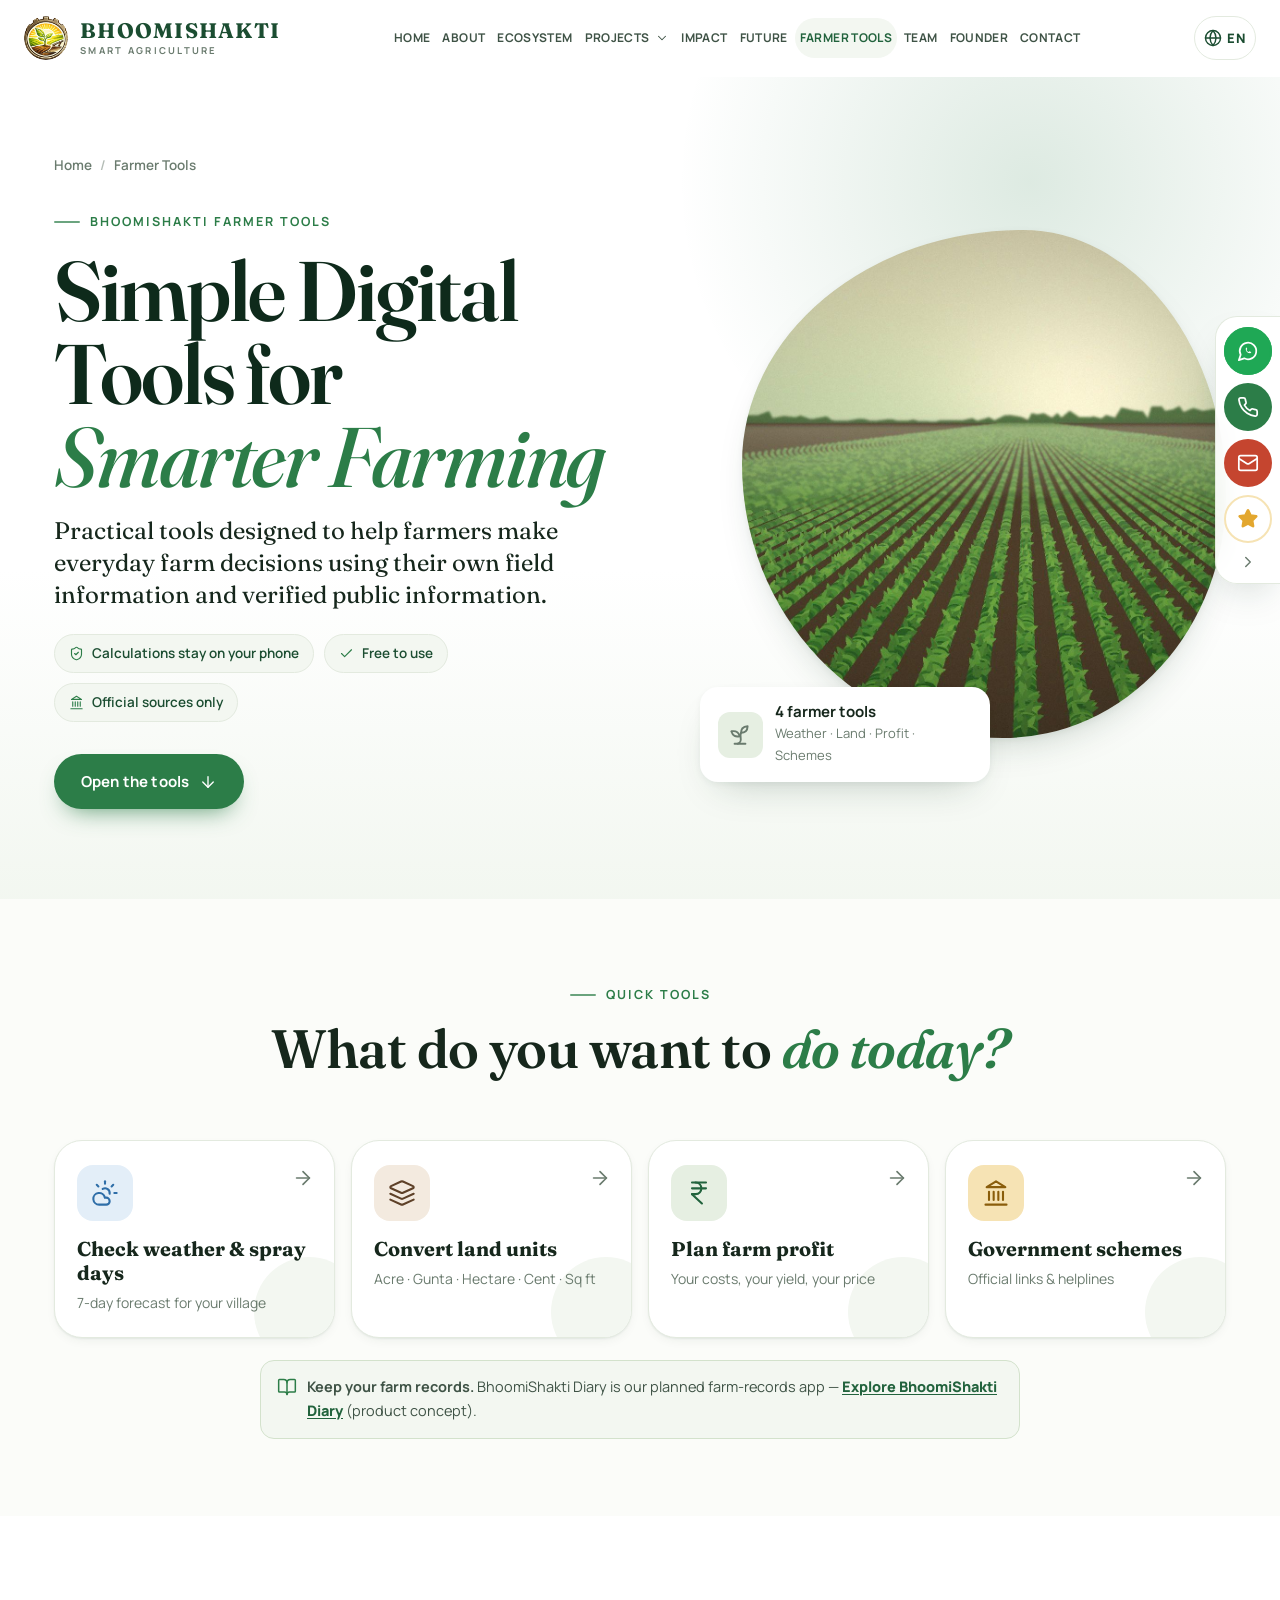
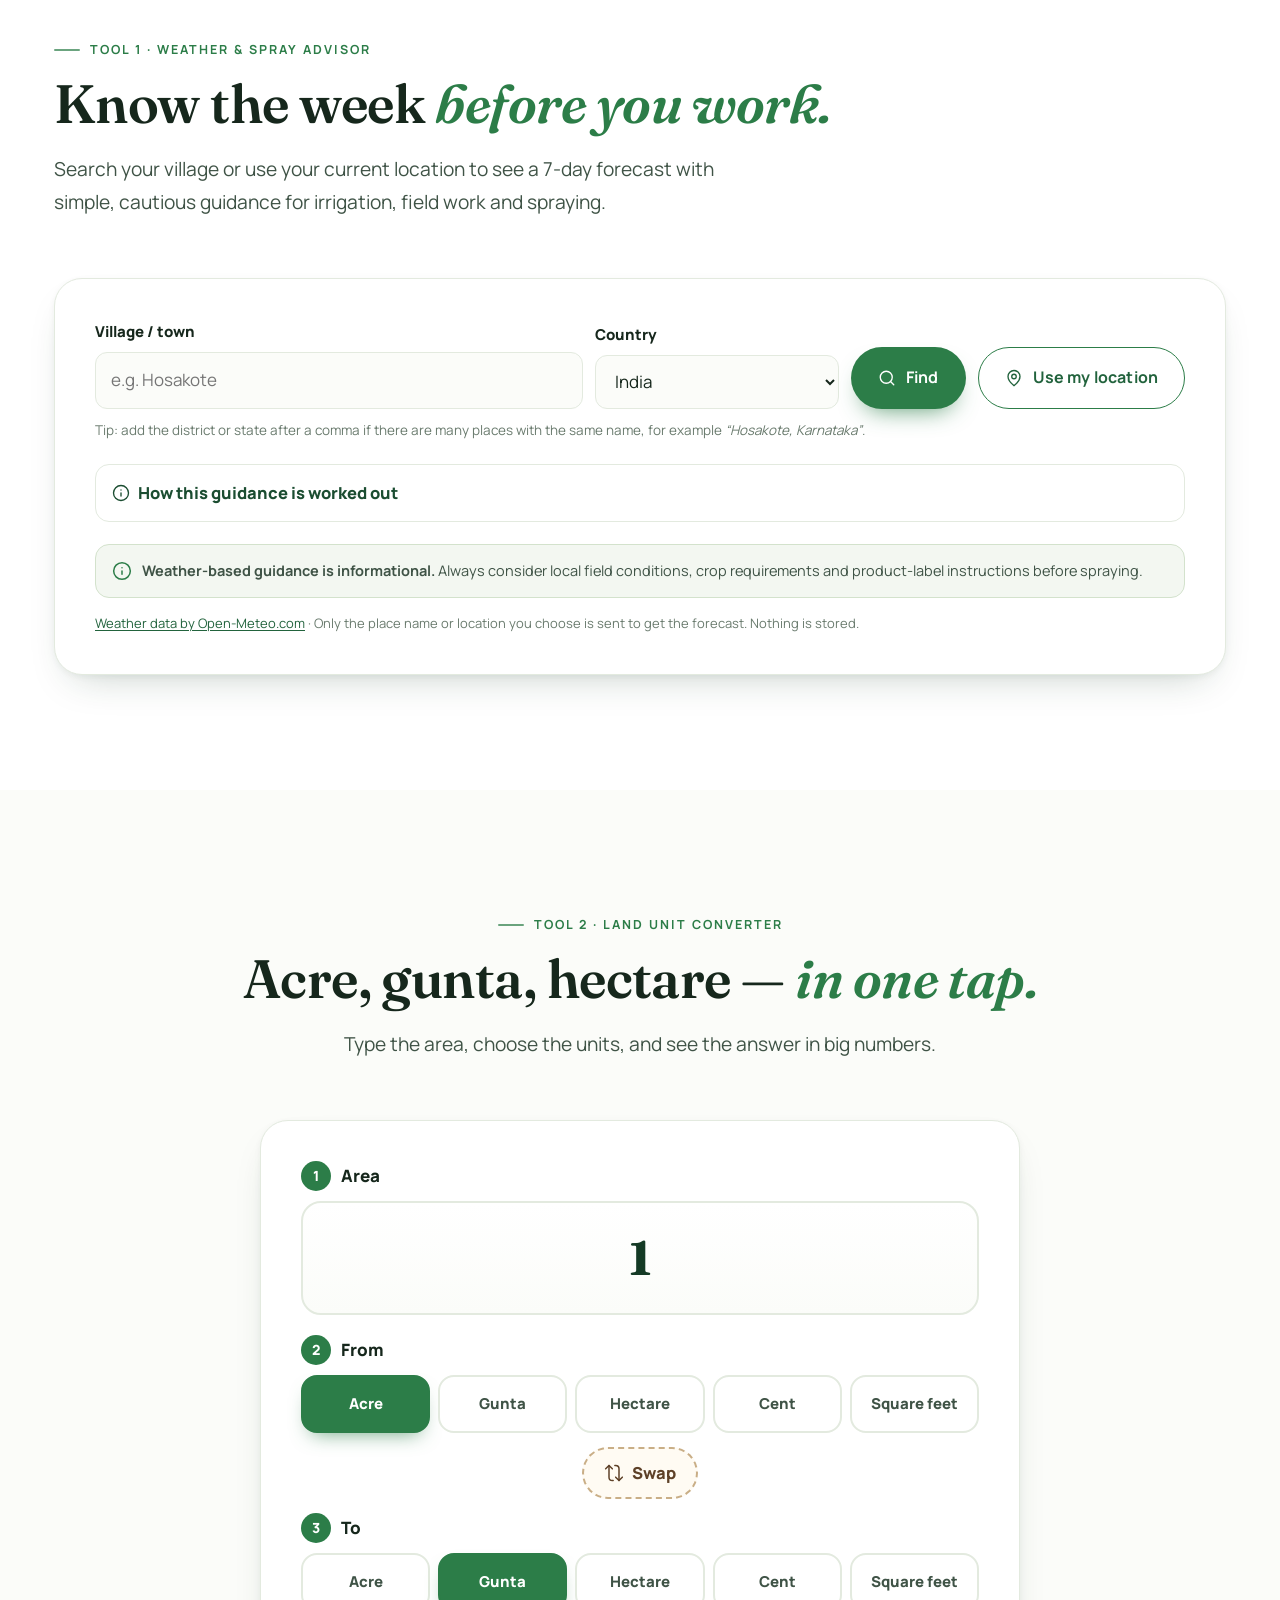
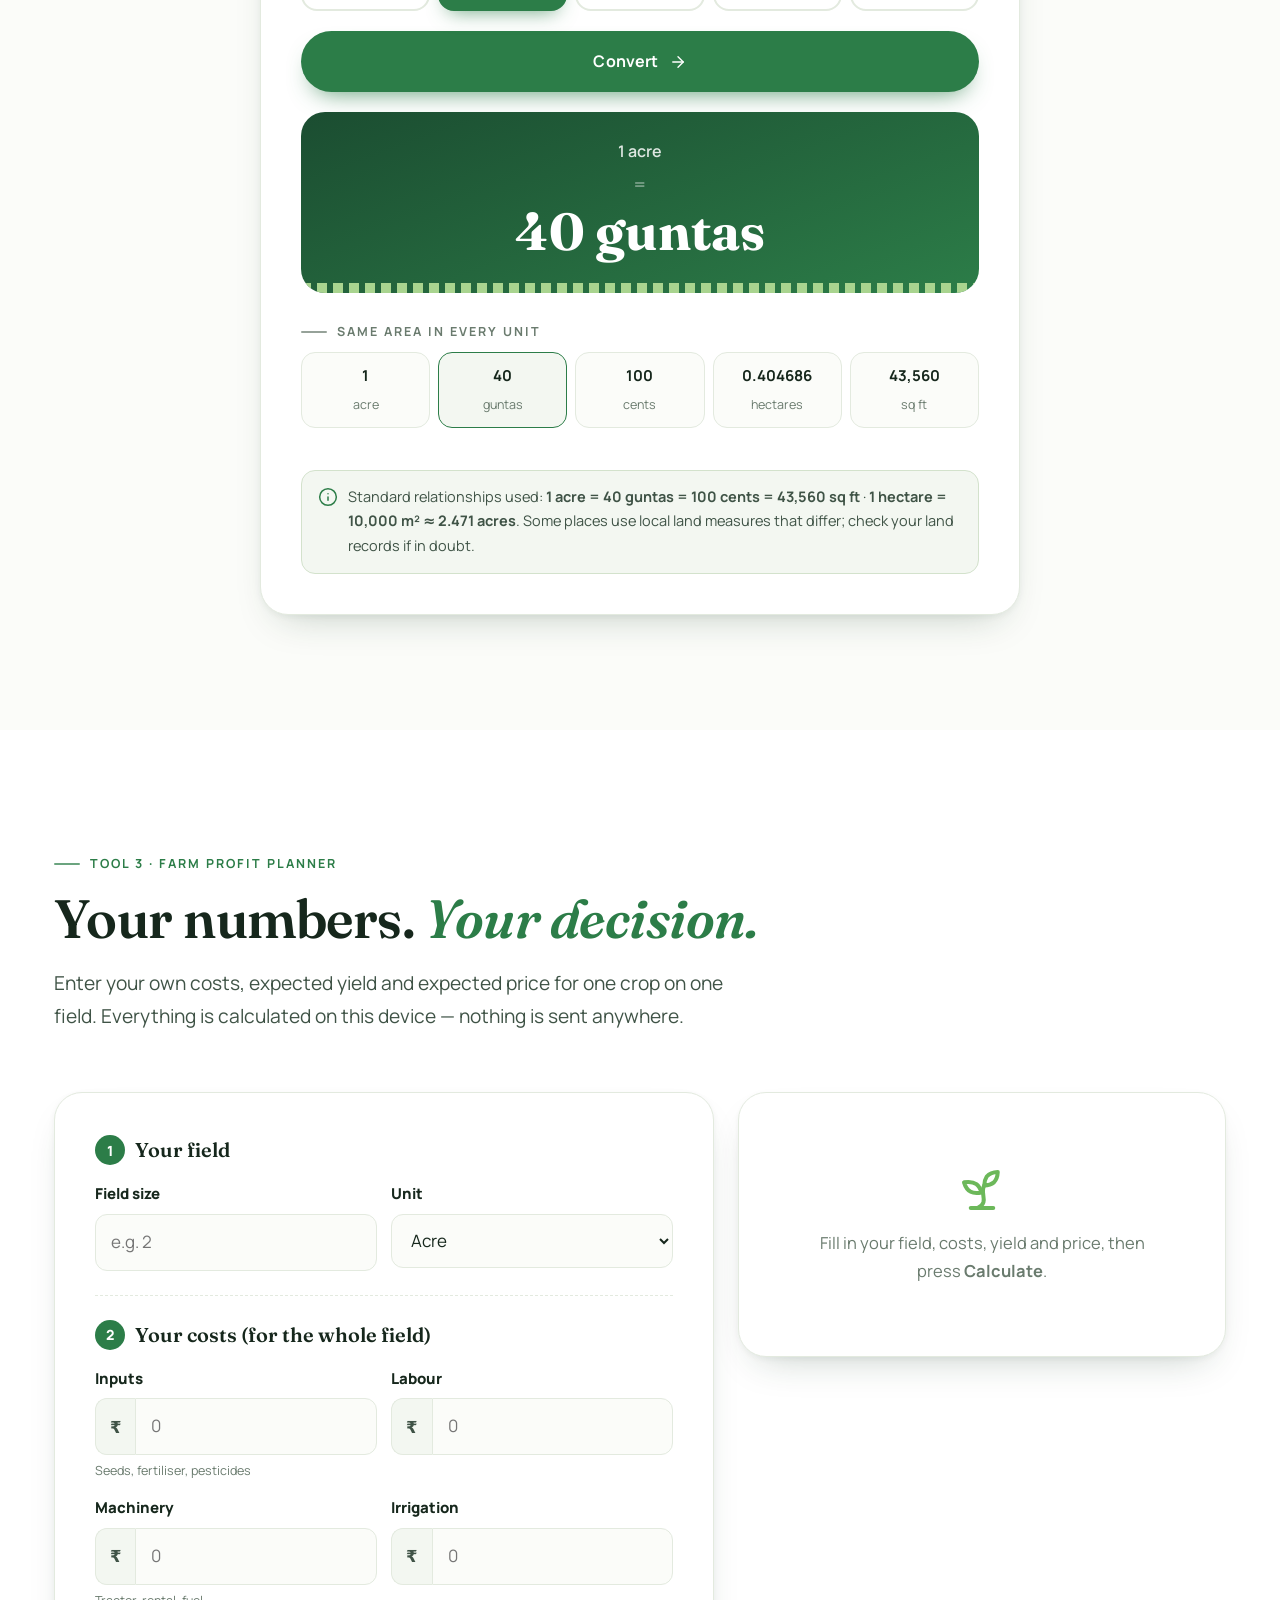
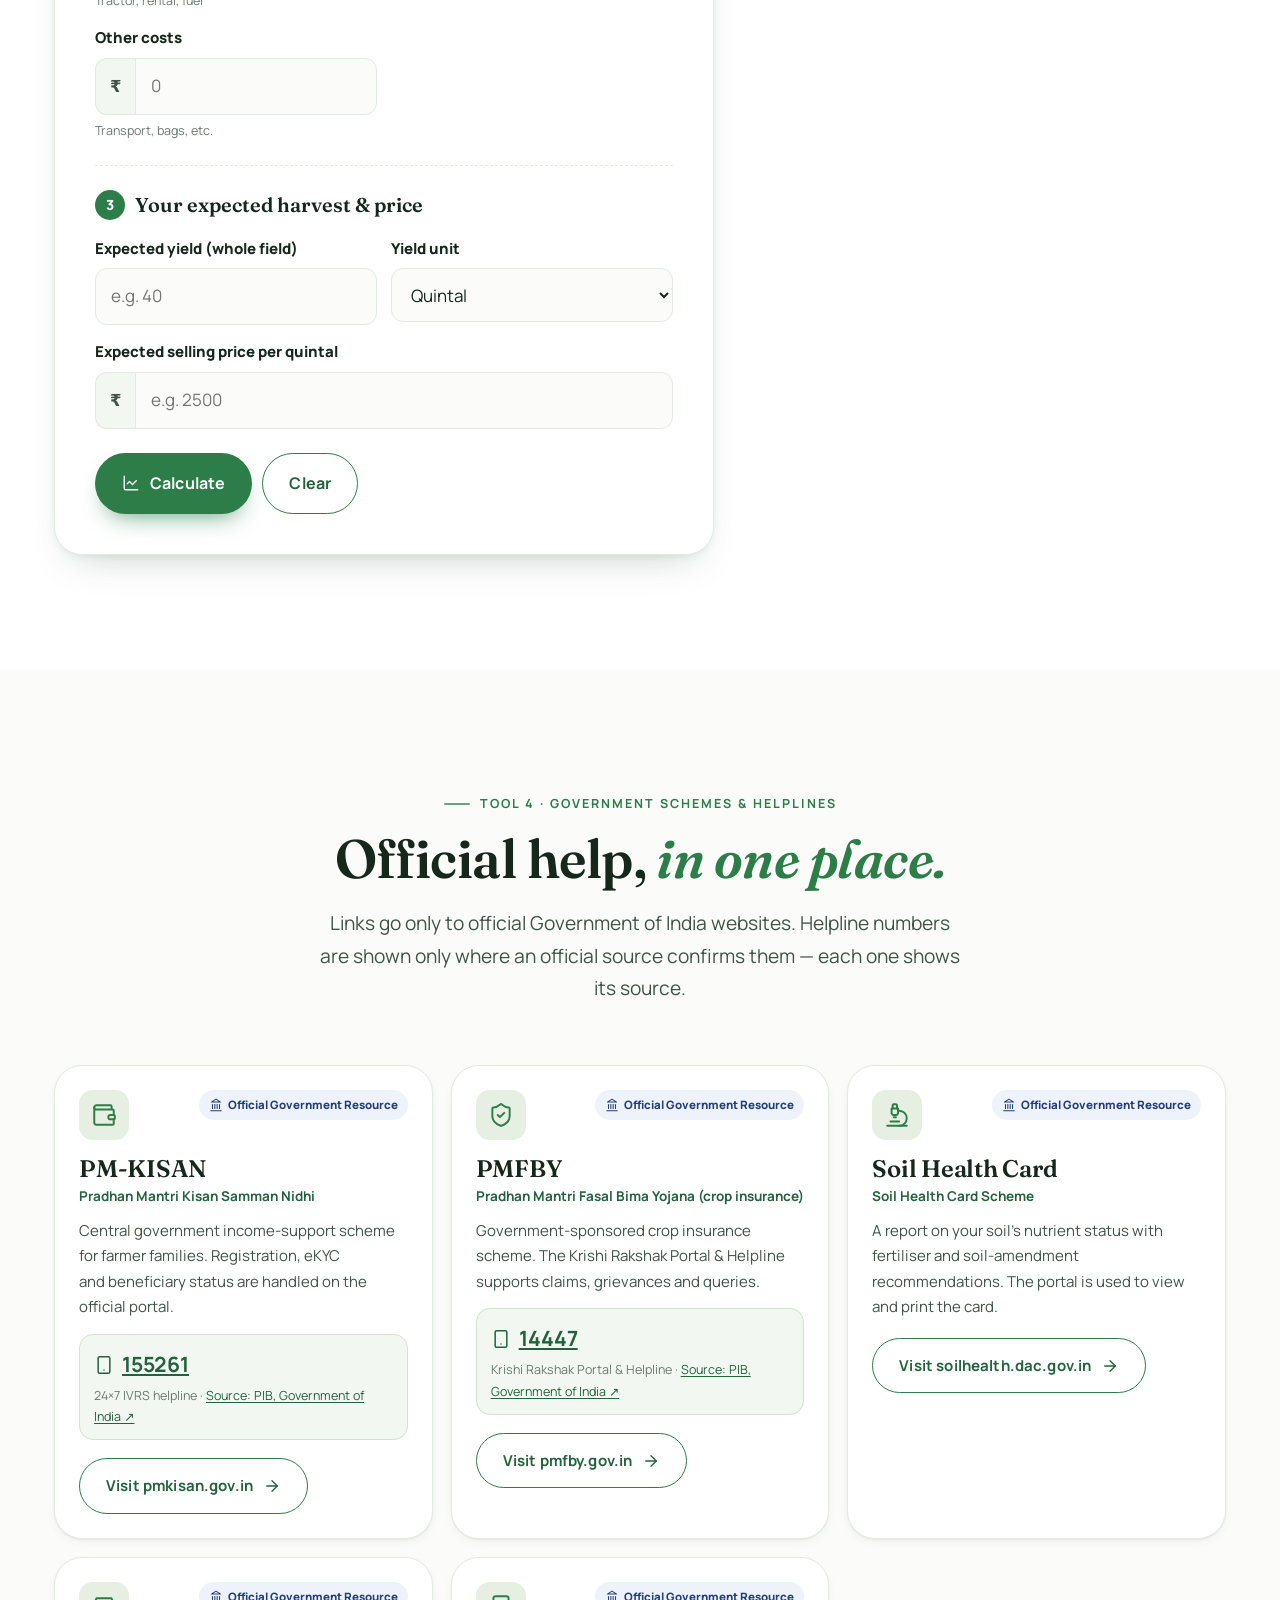
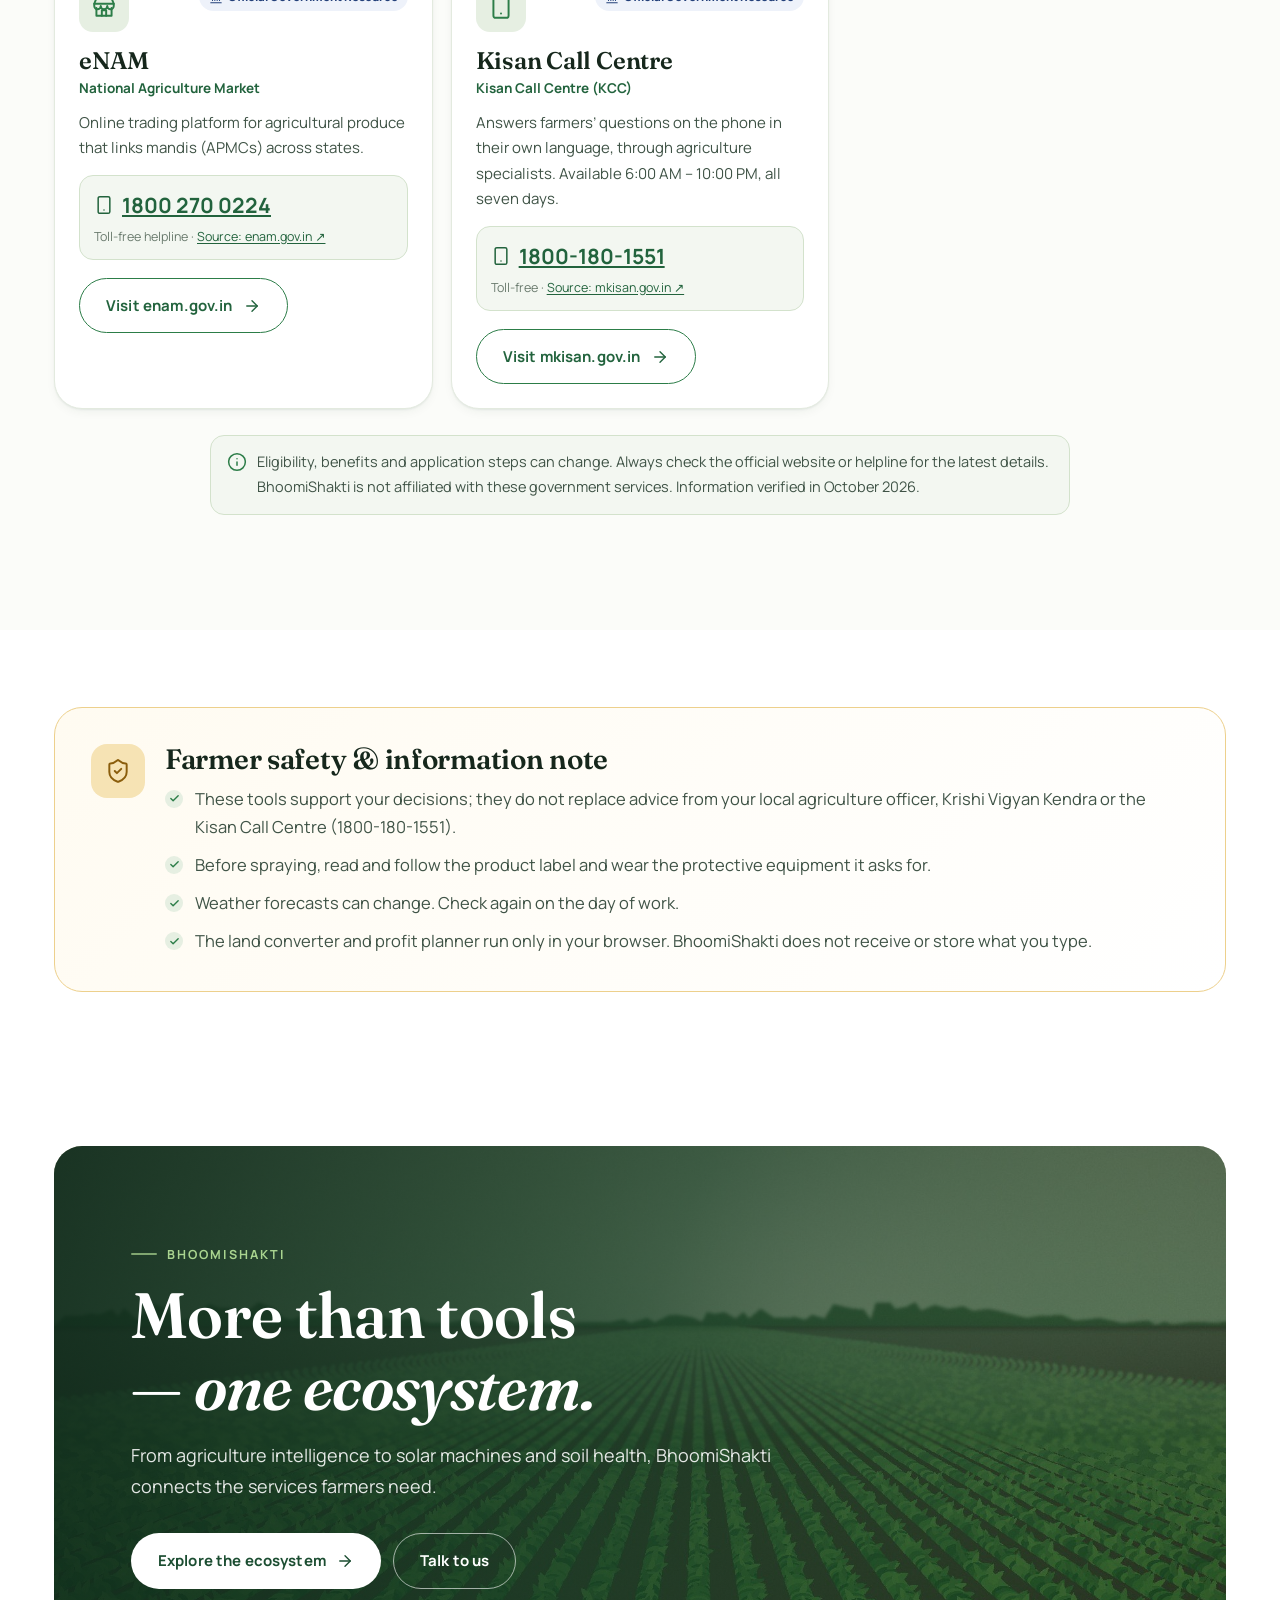
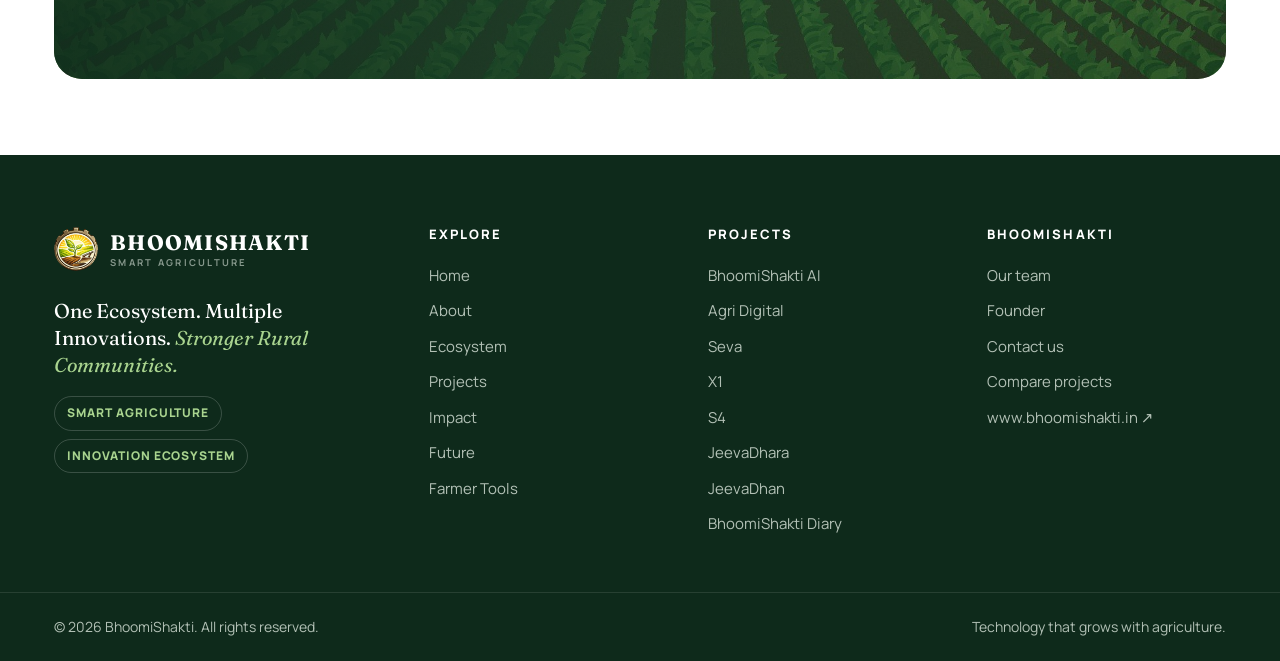
<file: farmer-tools.html>
<!DOCTYPE html>
<html lang="en" class="js-off">
<head>
  <!-- Google tag (gtag.js) -->
<script async src="https://www.googletagmanager.com/gtag/js?id=G-LCF8DMRQYF"></script>
<script>
  window.dataLayer = window.dataLayer || [];
  function gtag(){dataLayer.push(arguments);}
  gtag('js', new Date());

  gtag('config', 'G-LCF8DMRQYF');
</script>
<meta charset="UTF-8">
<meta name="viewport" content="width=device-width, initial-scale=1.0, viewport-fit=cover">
<title>BhoomiShakti Farmer Tools</title>
<meta name="description" content="Free farmer tools from BhoomiShakti: 7-day weather and spray advisor, land unit converter, farm profit planner and official government schemes and helplines.">
<link rel="canonical" href="https://www.bhoomishakti.in/farmer-tools.html">
<meta name="robots" content="index, follow">
<meta property="og:type" content="website">
<meta property="og:site_name" content="BhoomiShakti">
<meta property="og:title" content="BhoomiShakti Farmer Tools">
<meta property="og:description" content="Free farmer tools from BhoomiShakti: 7-day weather and spray advisor, land unit converter, farm profit planner and official government schemes and helplines.">
<meta property="og:url" content="https://www.bhoomishakti.in/farmer-tools.html">
<meta name="twitter:card" content="summary_large_image">
<meta name="twitter:title" content="BhoomiShakti Farmer Tools">
<meta name="twitter:description" content="Free farmer tools from BhoomiShakti: 7-day weather and spray advisor, land unit converter, farm profit planner and official government schemes and helplines.">
<meta name="theme-color" content="#FFFFFF">
<link rel="icon" type="image/png" href="assets/icons/favicon.png">
<link rel="preload" href="assets/fonts/fraunces.woff2" as="font" type="font/woff2" crossorigin>
<link rel="preload" href="assets/fonts/manrope.woff2" as="font" type="font/woff2" crossorigin>
<link rel="stylesheet" href="css/style.css">
</head>
<body class="page-tools">
<a class="skip-link" href="#main">Skip to content</a>
<svg xmlns="http://www.w3.org/2000/svg" style="display:none" aria-hidden="true"><defs><symbol id="i-linkedin" viewBox="0 0 24 24"><path d="M16 8a6 6 0 0 1 6 6v7h-4v-7a2 2 0 0 0-4 0v7h-4v-7a6 6 0 0 1 6-6Z"/><rect x="2" y="9" width="4" height="12"/><circle cx="4" cy="4" r="2"/></symbol><symbol id="i-github" viewBox="0 0 24 24"><path d="M15 22v-4a4.8 4.8 0 0 0-1-3.5c3 0 6-2 6-5.5.08-1.25-.27-2.48-1-3.5.28-1.15.28-2.35 0-3.5 0 0-1 0-3 1.5-2.64-.5-5.36-.5-8 0C6 2 5 2 5 2c-.3 1.15-.3 2.35 0 3.5A5.4 5.4 0 0 0 4 9c0 3.5 3 5.5 6 5.5-.39.49-.68 1.05-.85 1.65-.17.6-.22 1.23-.15 1.85v4"/><path d="M9 18c-4.51 2-5-2-7-2"/></symbol><symbol id="i-quote" viewBox="0 0 24 24"><path d="M3 21c3 0 7-1 7-8V5c0-1.25-.76-2.02-2-2H4c-1.25 0-2 .75-2 1.97V11c0 1.25.75 2 2 2 1 0 1 0 1 1v1c0 1-1 2-2 2s-1 .01-1 1.03V20c0 1 0 1 1 1z"/><path d="M15 21c3 0 7-1 7-8V5c0-1.25-.76-2.02-2-2h-4c-1.25 0-2 .75-2 1.97V11c0 1.25.75 2 2 2h.75c0 2.25.25 4-2.75 4v3c0 1 0 1 1 1z"/></symbol><symbol id="i-external" viewBox="0 0 24 24"><path d="M15 3h6v6"/><path d="M10 14 21 3"/><path d="M18 13v6a2 2 0 0 1-2 2H5a2 2 0 0 1-2-2V8a2 2 0 0 1 2-2h6"/></symbol><symbol id="i-user" viewBox="0 0 24 24"><circle cx="12" cy="8" r="5"/><path d="M20 21a8 8 0 0 0-16 0"/></symbol><symbol id="i-leaf" viewBox="0 0 24 24"><path d="M11 20A7 7 0 0 1 9.8 6.1C15.5 5 17 4.48 19 2c1 2 2 4.18 2 8 0 5.5-4.78 10-10 10Z"/><path d="M2 21c0-3 1.85-5.36 5.08-6C9.5 14.52 12 13 13 12"/></symbol><symbol id="i-sprout" viewBox="0 0 24 24"><path d="M7 20h10"/><path d="M10 20c5.5-2.5.8-6.4 3-10"/><path d="M9.5 9.4c1.1.8 1.8 2.2 2.3 3.7-2 .4-3.5.4-4.8-.3-1.2-.6-2.3-1.9-3-4.2 2.8-.5 4.4 0 5.5.8z"/><path d="M14.1 6a7 7 0 0 0-1.1 4c1.9-.1 3.3-.6 4.3-1.4 1-1 1.6-2.3 1.7-4.6-2.7.1-4 1-4.9 2z"/></symbol><symbol id="i-brain" viewBox="0 0 24 24"><path d="M12 5a3 3 0 1 0-5.997.125 4 4 0 0 0-2.526 5.77 4 4 0 0 0 .556 6.588A4 4 0 1 0 12 18Z"/><path d="M12 5a3 3 0 1 1 5.997.125 4 4 0 0 1 2.526 5.77 4 4 0 0 1-.556 6.588A4 4 0 1 1 12 18Z"/><path d="M12 5v13"/><path d="M9 13a4.5 4.5 0 0 0 3-4"/><path d="M15 13a4.5 4.5 0 0 1-3-4"/></symbol><symbol id="i-store" viewBox="0 0 24 24"><path d="M3 9 5 4h14l2 5"/><path d="M3 9h18v2a3 3 0 0 1-6 0 3 3 0 0 1-6 0 3 3 0 0 1-6 0Z"/><path d="M5 13v7h14v-7"/><path d="M10 20v-5h4v5"/></symbol><symbol id="i-tractor" viewBox="0 0 24 24"><path d="m10 11 11 .9a1 1 0 0 1 .8 1.1l-.665 4.158a1 1 0 0 1-.988.842H20"/><path d="M16 18h-5"/><path d="M18 5a1 1 0 0 0-1 1v5.573"/><path d="M3 4h8.129a1 1 0 0 1 .99.863L13 11.246"/><path d="M4 11V4"/><path d="M8 10.1V4"/><circle cx="18" cy="18" r="2"/><circle cx="7" cy="15" r="5"/><circle cx="7" cy="15" r="1"/></symbol><symbol id="i-sun" viewBox="0 0 24 24"><circle cx="12" cy="12" r="4"/><path d="M12 2v2"/><path d="M12 20v2"/><path d="m4.93 4.93 1.41 1.41"/><path d="m17.66 17.66 1.41 1.41"/><path d="M2 12h2"/><path d="M20 12h2"/><path d="m6.34 17.66-1.41 1.41"/><path d="m19.07 4.93-1.41 1.41"/></symbol><symbol id="i-seed" viewBox="0 0 24 24"><path d="M12 21c-4 0-7-3-7-7 0-5 7-11 7-11s7 6 7 11c0 4-3 7-7 7Z"/><path d="M12 21V11"/><path d="M12 15l-3-2"/></symbol><symbol id="i-worm" viewBox="0 0 24 24"><path d="M3 16c2-4 4-4 6 0s4 4 6 0 4-4 6 0"/><circle cx="20.5" cy="14.5" r=".6" fill="currentColor"/><path d="M3 10c1.5-2 3-2 4.5 0"/></symbol><symbol id="i-recycle" viewBox="0 0 24 24"><path d="M7 19H4.815a1.83 1.83 0 0 1-1.57-.881 1.785 1.785 0 0 1-.004-1.784L7.196 9.5"/><path d="M11 19h8.203a1.83 1.83 0 0 0 1.556-.89 1.784 1.784 0 0 0 0-1.775l-1.226-2.12"/><path d="m14 16-3 3 3 3"/><path d="M8.293 13.596 7.196 9.5 3.1 10.598"/><path d="m9.344 5.811 1.093-1.892A1.83 1.83 0 0 1 11.985 3a1.784 1.784 0 0 1 1.546.888l3.943 6.843"/><path d="m13.378 9.633 4.096 1.098 1.097-4.096"/></symbol><symbol id="i-arrow" viewBox="0 0 24 24"><path d="M5 12h14"/><path d="m12 5 7 7-7 7"/></symbol><symbol id="i-arrow-down" viewBox="0 0 24 24"><path d="M12 5v14"/><path d="m19 12-7 7-7-7"/></symbol><symbol id="i-chevron" viewBox="0 0 24 24"><path d="m6 9 6 6 6-6"/></symbol><symbol id="i-chevron-left" viewBox="0 0 24 24"><path d="m15 18-6-6 6-6"/></symbol><symbol id="i-chevron-right" viewBox="0 0 24 24"><path d="m9 18 6-6-6-6"/></symbol><symbol id="i-up" viewBox="0 0 24 24"><path d="m18 15-6-6-6 6"/></symbol><symbol id="i-menu" viewBox="0 0 24 24"><path d="M4 6h16"/><path d="M4 12h16"/><path d="M4 18h16"/></symbol><symbol id="i-close" viewBox="0 0 24 24"><path d="M18 6 6 18"/><path d="m6 6 12 12"/></symbol><symbol id="i-plus" viewBox="0 0 24 24"><path d="M5 12h14"/><path d="M12 5v14"/></symbol><symbol id="i-check" viewBox="0 0 24 24"><path d="M20 6 9 17l-5-5"/></symbol><symbol id="i-users" viewBox="0 0 24 24"><path d="M16 21v-2a4 4 0 0 0-4-4H6a4 4 0 0 0-4 4v2"/><circle cx="9" cy="7" r="4"/><path d="M22 21v-2a4 4 0 0 0-3-3.87"/><path d="M16 3.13a4 4 0 0 1 0 7.75"/></symbol><symbol id="i-user-search" viewBox="0 0 24 24"><circle cx="10" cy="7" r="4"/><path d="M10.3 15H7a4 4 0 0 0-4 4v2"/><circle cx="17" cy="17" r="3"/><path d="m21 21-1.9-1.9"/></symbol><symbol id="i-search" viewBox="0 0 24 24"><circle cx="11" cy="11" r="8"/><path d="m21 21-4.3-4.3"/></symbol><symbol id="i-pin" viewBox="0 0 24 24"><path d="M20 10c0 5-5.5 10.2-7.4 11.8a1 1 0 0 1-1.2 0C9.5 20.2 4 15 4 10a8 8 0 0 1 16 0"/><circle cx="12" cy="10" r="3"/></symbol><symbol id="i-message" viewBox="0 0 24 24"><path d="M14 9a2 2 0 0 1-2 2H6l-4 4V4a2 2 0 0 1 2-2h8a2 2 0 0 1 2 2z"/><path d="M18 9h2a2 2 0 0 1 2 2v11l-4-4h-6a2 2 0 0 1-2-2v-1"/></symbol><symbol id="i-package" viewBox="0 0 24 24"><path d="m16 16 2 2 4-4"/><path d="M21 10V8a2 2 0 0 0-1-1.73l-7-4a2 2 0 0 0-2 0l-7 4A2 2 0 0 0 3 8v8a2 2 0 0 0 1 1.73l7 4a2 2 0 0 0 2 0l2-1.14"/><path d="m7.5 4.27 9 5.15"/><path d="M3.29 7 12 12l8.71-5"/><path d="M12 22V12"/></symbol><symbol id="i-megaphone" viewBox="0 0 24 24"><path d="m3 11 18-5v12L3 14v-3z"/><path d="M11.6 16.8a3 3 0 1 1-5.8-1.6"/></symbol><symbol id="i-cloud" viewBox="0 0 24 24"><path d="M12 2v2"/><path d="m4.93 4.93 1.41 1.41"/><path d="M20 12h2"/><path d="m19.07 4.93-1.41 1.41"/><path d="M15.947 12.65a4 4 0 0 0-5.925-4.128"/><path d="M13 22H7a5 5 0 1 1 4.9-6H13a3 3 0 0 1 0 6Z"/></symbol><symbol id="i-landmark" viewBox="0 0 24 24"><path d="M3 22h18"/><path d="M6 18v-7"/><path d="M10 18v-7"/><path d="M14 18v-7"/><path d="M18 18v-7"/><path d="M12 2 20 7H4z"/></symbol><symbol id="i-rupee" viewBox="0 0 24 24"><path d="M6 3h12"/><path d="M6 8h12"/><path d="m6 13 8.5 8"/><path d="M6 13h3"/><path d="M9 13c6.667 0 6.667-10 0-10"/></symbol><symbol id="i-calendar" viewBox="0 0 24 24"><rect width="18" height="18" x="3" y="4" rx="2"/><path d="M16 2v4"/><path d="M8 2v4"/><path d="M3 10h18"/><path d="M8 14h.01"/><path d="M12 14h.01"/><path d="M16 14h.01"/><path d="M8 18h.01"/><path d="M12 18h.01"/></symbol><symbol id="i-microscope" viewBox="0 0 24 24"><path d="M6 18h8"/><path d="M3 22h18"/><path d="M14 22a7 7 0 1 0 0-14h-1"/><path d="M9 14h2"/><path d="M9 12a2 2 0 0 1-2-2V6h6v4a2 2 0 0 1-2 2Z"/><path d="M12 6V3a1 1 0 0 0-1-1H9a1 1 0 0 0-1 1v3"/></symbol><symbol id="i-handshake" viewBox="0 0 24 24"><path d="m11 17 2 2a1 1 0 1 0 3-3"/><path d="m14 14 2.5 2.5a1 1 0 1 0 3-3l-3.88-3.88a3 3 0 0 0-4.24 0l-.88.88a1 1 0 1 1-3-3l2.81-2.81a5.79 5.79 0 0 1 7.06-.87l.47.28a2 2 0 0 0 1.42.25L21 4"/><path d="m21 3 1 11h-2"/><path d="M3 3 2 14l6.5 6.5a1 1 0 1 0 3-3"/><path d="M3 4h8"/></symbol><symbol id="i-shield" viewBox="0 0 24 24"><path d="M20 13c0 5-3.5 7.5-7.66 8.95a1 1 0 0 1-.67-.01C7.5 20.5 4 18 4 13V6a1 1 0 0 1 1-1c2 0 4.5-1.2 6.24-2.72a1.17 1.17 0 0 1 1.52 0C14.51 3.81 17 5 19 5a1 1 0 0 1 1 1z"/><path d="m9 12 2 2 4-4"/></symbol><symbol id="i-eye-off" viewBox="0 0 24 24"><path d="M10.733 5.076a10.744 10.744 0 0 1 11.205 6.575 1 1 0 0 1 0 .696 10.747 10.747 0 0 1-1.444 2.49"/><path d="M14.084 14.158a3 3 0 0 1-4.242-4.242"/><path d="M17.479 17.499a10.75 10.75 0 0 1-15.417-5.151 1 1 0 0 1 0-.696 10.75 10.75 0 0 1 4.446-5.143"/><path d="m2 2 20 20"/></symbol><symbol id="i-layers" viewBox="0 0 24 24"><path d="m12.83 2.18a2 2 0 0 0-1.66 0L2.6 6.08a1 1 0 0 0 0 1.83l8.58 3.91a2 2 0 0 0 1.66 0l8.58-3.9a1 1 0 0 0 0-1.83Z"/><path d="m22 17.65-9.17 4.16a2 2 0 0 1-1.66 0L2 17.65"/><path d="m22 12.65-9.17 4.16a2 2 0 0 1-1.66 0L2 12.65"/></symbol><symbol id="i-network" viewBox="0 0 24 24"><rect x="16" y="16" width="6" height="6" rx="1"/><rect x="2" y="16" width="6" height="6" rx="1"/><rect x="9" y="2" width="6" height="6" rx="1"/><path d="M5 16v-3a1 1 0 0 1 1-1h12a1 1 0 0 1 1 1v3"/><path d="M12 12V8"/></symbol><symbol id="i-globe" viewBox="0 0 24 24"><circle cx="12" cy="12" r="10"/><path d="M12 2a14.5 14.5 0 0 0 0 20 14.5 14.5 0 0 0 0-20"/><path d="M2 12h20"/></symbol><symbol id="i-server" viewBox="0 0 24 24"><rect width="20" height="8" x="2" y="2" rx="2"/><rect width="20" height="8" x="2" y="14" rx="2"/><path d="M6 6h.01"/><path d="M6 18h.01"/></symbol><symbol id="i-database" viewBox="0 0 24 24"><ellipse cx="12" cy="5" rx="9" ry="3"/><path d="M3 5v14a9 3 0 0 0 18 0V5"/><path d="M3 12a9 3 0 0 0 18 0"/></symbol><symbol id="i-code" viewBox="0 0 24 24"><path d="m16 18 6-6-6-6"/><path d="m8 6-6 6 6 6"/></symbol><symbol id="i-battery" viewBox="0 0 24 24"><rect x="2" y="7" width="16" height="10" rx="2"/><path d="M22 11v2"/><path d="M6 11v2"/><path d="M10 11v2"/></symbol><symbol id="i-zap" viewBox="0 0 24 24"><path d="M4 14a1 1 0 0 1-.78-1.63l9.9-10.2a.5.5 0 0 1 .86.46l-1.92 6.02A1 1 0 0 0 13 10h7a1 1 0 0 1 .78 1.63l-9.9 10.2a.5.5 0 0 1-.86-.46l1.92-6.02A1 1 0 0 0 11 14z"/></symbol><symbol id="i-cog" viewBox="0 0 24 24"><path d="M12.22 2h-.44a2 2 0 0 0-2 2v.18a2 2 0 0 1-1 1.73l-.43.25a2 2 0 0 1-2 0l-.15-.08a2 2 0 0 0-2.73.73l-.22.38a2 2 0 0 0 .73 2.73l.15.1a2 2 0 0 1 1 1.72v.51a2 2 0 0 1-1 1.74l-.15.09a2 2 0 0 0-.73 2.73l.22.38a2 2 0 0 0 2.73.73l.15-.08a2 2 0 0 1 2 0l.43.25a2 2 0 0 1 1 1.73V20a2 2 0 0 0 2 2h.44a2 2 0 0 0 2-2v-.18a2 2 0 0 1 1-1.73l.43-.25a2 2 0 0 1 2 0l.15.08a2 2 0 0 0 2.73-.73l.22-.39a2 2 0 0 0-.73-2.73l-.15-.08a2 2 0 0 1-1-1.74v-.5a2 2 0 0 1 1-1.74l.15-.09a2 2 0 0 0 .73-2.73l-.22-.38a2 2 0 0 0-2.73-.73l-.15.08a2 2 0 0 1-2 0l-.43-.25a2 2 0 0 1-1-1.73V4a2 2 0 0 0-2-2z"/><circle cx="12" cy="12" r="3"/></symbol><symbol id="i-wheel" viewBox="0 0 24 24"><circle cx="12" cy="12" r="9"/><circle cx="12" cy="12" r="2"/><path d="M12 3v7"/><path d="M12 14v7"/><path d="M3 12h7"/><path d="M14 12h7"/></symbol><symbol id="i-chain" viewBox="0 0 24 24"><path d="M9 17H7A5 5 0 0 1 7 7h2"/><path d="M15 7h2a5 5 0 1 1 0 10h-2"/><path d="M8 12h8"/></symbol><symbol id="i-blade" viewBox="0 0 24 24"><path d="M4 20 14 8l6-4-2 7-12 11"/><path d="M4 20h7"/></symbol><symbol id="i-panel" viewBox="0 0 24 24"><rect x="3" y="4" width="18" height="11" rx="1"/><path d="M3 9.5h18"/><path d="M9 4v11"/><path d="M15 4v11"/><path d="M12 15v5"/><path d="M8 20h8"/></symbol><symbol id="i-umbrella" viewBox="0 0 24 24"><path d="M22 12a10.06 10.06 0 0 0-20 0Z"/><path d="M12 12v8a2 2 0 0 0 4 0"/><path d="M12 2v1"/></symbol><symbol id="i-backpack" viewBox="0 0 24 24"><path d="M4 10a4 4 0 0 1 4-4h8a4 4 0 0 1 4 4v10a2 2 0 0 1-2 2H6a2 2 0 0 1-2-2Z"/><path d="M8 10h8"/><path d="M8 18h8"/><path d="M8 22v-6a2 2 0 0 1 2-2h4a2 2 0 0 1 2 2v6"/><path d="M9 6V4a2 2 0 0 1 2-2h2a2 2 0 0 1 2 2v2"/></symbol><symbol id="i-sliders" viewBox="0 0 24 24"><path d="M4 21v-7"/><path d="M4 10V3"/><path d="M12 21v-9"/><path d="M12 8V3"/><path d="M20 21v-5"/><path d="M20 12V3"/><path d="M2 14h4"/><path d="M10 8h4"/><path d="M18 16h4"/></symbol><symbol id="i-pipes" viewBox="0 0 24 24"><path d="M12 3v7"/><path d="M12 10 6 16v5"/><path d="m12 10 6 6v5"/></symbol><symbol id="i-vibrate" viewBox="0 0 24 24"><path d="m2 8 2 2-2 2 2 2-2 2"/><path d="m22 8-2 2 2 2-2 2 2 2"/><rect width="8" height="14" x="8" y="5" rx="1"/></symbol><symbol id="i-droplet" viewBox="0 0 24 24"><path d="M12 22a7 7 0 0 0 7-7c0-2-1-3.9-3-5.5s-3.5-4-4-6.5c-.5 2.5-2 4.9-4 6.5C6 11.1 5 13 5 15a7 7 0 0 0 7 7z"/></symbol><symbol id="i-flask" viewBox="0 0 24 24"><path d="M10 2v7.527a2 2 0 0 1-.211.896L4.72 20.55a1 1 0 0 0 .9 1.45h12.76a1 1 0 0 0 .9-1.45l-5.069-10.127A2 2 0 0 1 14 9.527V2"/><path d="M8.5 2h7"/><path d="M7 16h10"/></symbol><symbol id="i-factory" viewBox="0 0 24 24"><path d="M2 20a2 2 0 0 0 2 2h16a2 2 0 0 0 2-2V8l-7 5V8l-7 5V4a2 2 0 0 0-2-2H4a2 2 0 0 0-2 2Z"/><path d="M17 18h1"/><path d="M12 18h1"/><path d="M7 18h1"/></symbol><symbol id="i-flame" viewBox="0 0 24 24"><path d="M8.5 14.5A2.5 2.5 0 0 0 11 12c0-1.38-.5-2-1-3-1.072-2.143-.224-4.054 2-6 .5 2.5 2 4.9 4 6.5 2 1.6 3 3.5 3 5.5a7 7 0 1 1-14 0c0-1.153.433-2.294 1-3a2.5 2.5 0 0 0 2.5 2.5z"/></symbol><symbol id="i-cow" viewBox="0 0 24 24"><path d="M5 9c-1.5 0-3-1-3-3 2 0 3 .5 4 1.5"/><path d="M19 9c1.5 0 3-1 3-3-2 0-3 .5-4 1.5"/><path d="M6 8.5C6 6 8.5 4 12 4s6 2 6 4.5V14a6 6 0 0 1-12 0Z"/><ellipse cx="12" cy="15.5" rx="3.5" ry="2.5"/><path d="M10.5 15.5h.01"/><path d="M13.5 15.5h.01"/><path d="M9 10h.01"/><path d="M15 10h.01"/></symbol><symbol id="i-truck" viewBox="0 0 24 24"><path d="M14 18V6a2 2 0 0 0-2-2H4a2 2 0 0 0-2 2v11a1 1 0 0 0 1 1h2"/><path d="M15 18H9"/><path d="M19 18h2a1 1 0 0 0 1-1v-3.65a1 1 0 0 0-.22-.624l-3.48-4.35A1 1 0 0 0 17.52 8H14"/><circle cx="17" cy="18" r="2"/><circle cx="7" cy="18" r="2"/></symbol><symbol id="i-drone" viewBox="0 0 24 24"><circle cx="5" cy="5" r="2.5"/><circle cx="19" cy="5" r="2.5"/><circle cx="5" cy="19" r="2.5"/><circle cx="19" cy="19" r="2.5"/><path d="M7 7l3 3"/><path d="m17 7-3 3"/><path d="m7 17 3-3"/><path d="m17 17-3-3"/><rect x="10" y="10" width="4" height="4" rx="1"/></symbol><symbol id="i-digger" viewBox="0 0 24 24"><path d="M2 18h12"/><circle cx="4.5" cy="18" r="2.5"/><circle cx="11.5" cy="18" r="2.5"/><path d="M3 15V11h6l2 4"/><path d="M9 11 14 5l5 3-2 4h-3"/><path d="M19 8v5"/></symbol><symbol id="i-water" viewBox="0 0 24 24"><path d="M2 6c.6.5 1.2 1 2.5 1C7 7 7 5 9.5 5c2.6 0 2.4 2 5 2 2.5 0 2.5-2 5-2 1.3 0 1.9.5 2.5 1"/><path d="M2 12c.6.5 1.2 1 2.5 1 2.5 0 2.5-2 5-2 2.6 0 2.4 2 5 2 2.5 0 2.5-2 5-2 1.3 0 1.9.5 2.5 1"/><path d="M2 18c.6.5 1.2 1 2.5 1 2.5 0 2.5-2 5-2 2.6 0 2.4 2 5 2 2.5 0 2.5-2 5-2 1.3 0 1.9.5 2.5 1"/></symbol><symbol id="i-phone" viewBox="0 0 24 24"><rect width="14" height="20" x="5" y="2" rx="2"/><path d="M12 18h.01"/></symbol><symbol id="i-star" viewBox="0 0 24 24"><path d="M11.525 2.295a.53.53 0 0 1 .95 0l2.31 4.679a2.12 2.12 0 0 0 1.595 1.16l5.166.756a.53.53 0 0 1 .294.904l-3.736 3.638a2.12 2.12 0 0 0-.611 1.878l.882 5.14a.53.53 0 0 1-.771.56l-4.618-2.428a2.12 2.12 0 0 0-1.973 0L6.396 21.01a.53.53 0 0 1-.77-.56l.881-5.139a2.12 2.12 0 0 0-.611-1.879L2.16 9.795a.53.53 0 0 1 .294-.906l5.165-.755a2.12 2.12 0 0 0 1.597-1.16z"/></symbol><symbol id="i-info" viewBox="0 0 24 24"><circle cx="12" cy="12" r="10"/><path d="M12 16v-4"/><path d="M12 8h.01"/></symbol><symbol id="i-mic" viewBox="0 0 24 24"><path d="M12 2a3 3 0 0 0-3 3v7a3 3 0 0 0 6 0V5a3 3 0 0 0-3-3Z"/><path d="M19 10v2a7 7 0 0 1-14 0v-2"/><path d="M12 19v3"/></symbol><symbol id="i-languages" viewBox="0 0 24 24"><path d="m5 8 6 6"/><path d="m4 14 6-6 2-3"/><path d="M2 5h12"/><path d="M7 2h1"/><path d="m22 22-5-10-5 10"/><path d="M14 18h6"/></symbol><symbol id="i-satellite" viewBox="0 0 24 24"><path d="M13 7 9 3 5 7l4 4"/><path d="m17 11 4 4-4 4-4-4"/><path d="m8 12 4 4 6-6-4-4Z"/><path d="m16 8 3-3"/><path d="M9 21a6 6 0 0 0-6-6"/></symbol><symbol id="i-chart" viewBox="0 0 24 24"><path d="M3 3v16a2 2 0 0 0 2 2h16"/><path d="m19 9-5 5-4-4-3 3"/></symbol><symbol id="i-wallet" viewBox="0 0 24 24"><path d="M19 7V4a1 1 0 0 0-1-1H5a2 2 0 0 0 0 4h15a1 1 0 0 1 1 1v4h-3a2 2 0 0 0 0 4h3a1 1 0 0 0 1-1v-2a1 1 0 0 0-1-1"/><path d="M3 5v14a2 2 0 0 0 2 2h15a1 1 0 0 0 1-1v-4"/></symbol><symbol id="i-rocket" viewBox="0 0 24 24"><path d="M4.5 16.5c-1.5 1.26-2 5-2 5s3.74-.5 5-2c.71-.84.7-2.13-.09-2.91a2.18 2.18 0 0 0-2.91-.09z"/><path d="m12 15-3-3a22 22 0 0 1 2-3.95A12.88 12.88 0 0 1 22 2c0 2.72-.78 7.5-6 11a22.35 22.35 0 0 1-4 2z"/><path d="M9 12H4s.55-3.03 2-4c1.62-1.08 5 0 5 0"/><path d="M12 15v5s3.03-.55 4-2c1.08-1.62 0-5 0-5"/></symbol><symbol id="i-building" viewBox="0 0 24 24"><path d="M6 22V4a2 2 0 0 1 2-2h8a2 2 0 0 1 2 2v18Z"/><path d="M6 12H4a2 2 0 0 0-2 2v6a2 2 0 0 0 2 2h2"/><path d="M18 9h2a2 2 0 0 1 2 2v9a2 2 0 0 1-2 2h-2"/><path d="M10 6h4"/><path d="M10 10h4"/><path d="M10 14h4"/><path d="M10 18h4"/></symbol><symbol id="i-target" viewBox="0 0 24 24"><circle cx="12" cy="12" r="10"/><circle cx="12" cy="12" r="6"/><circle cx="12" cy="12" r="2"/></symbol><symbol id="i-badge" viewBox="0 0 24 24"><path d="M3.85 8.62a4 4 0 0 1 4.78-4.77 4 4 0 0 1 6.74 0 4 4 0 0 1 4.78 4.78 4 4 0 0 1 0 6.74 4 4 0 0 1-4.77 4.78 4 4 0 0 1-6.75 0 4 4 0 0 1-4.78-4.77 4 4 0 0 1 0-6.76Z"/><path d="m9 12 2 2 4-4"/></symbol><symbol id="i-clock" viewBox="0 0 24 24"><circle cx="12" cy="12" r="10"/><path d="M12 6v6l4 2"/></symbol><symbol id="i-activity" viewBox="0 0 24 24"><path d="M22 12h-2.48a2 2 0 0 0-1.93 1.46l-2.35 8.36a.25.25 0 0 1-.48 0L9.24 2.18a.25.25 0 0 0-.48 0l-2.35 8.36A2 2 0 0 1 4.49 12H2"/></symbol><symbol id="i-wifi" viewBox="0 0 24 24"><path d="M12 20h.01"/><path d="M2 8.82a15 15 0 0 1 20 0"/><path d="M5 12.859a10 10 0 0 1 14 0"/><path d="M8.5 16.429a5 5 0 0 1 7 0"/></symbol><symbol id="i-compass" viewBox="0 0 24 24"><circle cx="12" cy="12" r="10"/><path d="m16.24 7.76-1.804 5.411a2 2 0 0 1-1.265 1.265L7.76 16.24l1.804-5.411a2 2 0 0 1 1.265-1.265z"/></symbol><symbol id="i-sparkles" viewBox="0 0 24 24"><path d="M9.937 15.5A2 2 0 0 0 8.5 14.063l-6.135-1.582a.5.5 0 0 1 0-.962L8.5 9.936A2 2 0 0 0 9.937 8.5l1.582-6.135a.5.5 0 0 1 .963 0L14.063 8.5A2 2 0 0 0 15.5 9.937l6.135 1.581a.5.5 0 0 1 0 .964L15.5 14.063a2 2 0 0 0-1.437 1.437l-1.582 6.135a.5.5 0 0 1-.963 0z"/></symbol><symbol id="i-book" viewBox="0 0 24 24"><path d="M12 7v14"/><path d="M3 18a1 1 0 0 1-1-1V4a1 1 0 0 1 1-1h5a4 4 0 0 1 4 4 4 4 0 0 1 4-4h5a1 1 0 0 1 1 1v13a1 1 0 0 1-1 1h-6a3 3 0 0 0-3 3 3 3 0 0 0-3-3z"/></symbol><symbol id="i-scale" viewBox="0 0 24 24"><path d="m16 16 3-8 3 8c-.87.65-1.92 1-3 1s-2.13-.35-3-1Z"/><path d="m2 16 3-8 3 8c-.87.65-1.92 1-3 1s-2.13-.35-3-1Z"/><path d="M7 21h10"/><path d="M12 3v18"/><path d="M3 7h2c2 0 5-1 7-2 2 1 5 2 7 2h2"/></symbol><symbol id="i-help" viewBox="0 0 24 24"><circle cx="12" cy="12" r="10"/><path d="M9.09 9a3 3 0 0 1 5.83 1c0 2-3 3-3 3"/><path d="M12 17h.01"/></symbol><symbol id="i-thumbs" viewBox="0 0 24 24"><path d="M7 10v12"/><path d="M15 5.88 14 10h5.83a2 2 0 0 1 1.92 2.56l-2.33 8A2 2 0 0 1 17.5 22H4a2 2 0 0 1-2-2v-8a2 2 0 0 1 2-2h2.76a2 2 0 0 0 1.79-1.11L12 2a3.13 3.13 0 0 1 3 3.88Z"/></symbol><symbol id="i-mountain" viewBox="0 0 24 24"><path d="m8 3 4 8 5-5 5 15H2L8 3z"/></symbol><symbol id="i-repeat" viewBox="0 0 24 24"><path d="m17 2 4 4-4 4"/><path d="M3 11v-1a4 4 0 0 1 4-4h14"/><path d="m7 22-4-4 4-4"/><path d="M21 13v1a4 4 0 0 1-4 4H3"/></symbol><symbol id="i-clipboard" viewBox="0 0 24 24"><rect width="8" height="4" x="8" y="2" rx="1" ry="1"/><path d="M16 4h2a2 2 0 0 1 2 2v14a2 2 0 0 1-2 2H6a2 2 0 0 1-2-2V6a2 2 0 0 1 2-2h2"/><path d="M12 11h4"/><path d="M12 16h4"/><path d="M8 11h.01"/><path d="M8 16h.01"/></symbol><symbol id="i-lock" viewBox="0 0 24 24"><rect width="18" height="11" x="3" y="11" rx="2" ry="2"/><path d="M7 11V7a5 5 0 0 1 10 0v4"/></symbol><symbol id="i-test" viewBox="0 0 24 24"><path d="M9 2v17.5A2.5 2.5 0 0 1 6.5 22A2.5 2.5 0 0 1 4 19.5V2"/><path d="M20 2v17.5a2.5 2.5 0 0 1-2.5 2.5a2.5 2.5 0 0 1-2.5-2.5V2"/><path d="M3 2h7"/><path d="M14 2h7"/><path d="M9 16H4"/><path d="M20 16h-5"/></symbol><symbol id="i-wrench" viewBox="0 0 24 24"><path d="M14.7 6.3a1 1 0 0 0 0 1.4l1.6 1.6a1 1 0 0 0 1.4 0l3.77-3.77a6 6 0 0 1-7.94 7.94l-6.91 6.91a2.12 2.12 0 0 1-3-3l6.91-6.91a6 6 0 0 1 7.94-7.94l-3.76 3.76z"/></symbol><symbol id="i-hammer" viewBox="0 0 24 24"><path d="m15 12-8.373 8.373a1 1 0 1 1-3-3L12 9"/><path d="m18 15 4-4"/><path d="m21.5 11.5-1.914-1.914A2 2 0 0 1 19 8.172V7l-2.26-2.26a6 6 0 0 0-4.202-1.756L9 2.96l.92.82A6.18 6.18 0 0 1 12 8.4V10l2 2h1.172a2 2 0 0 1 1.414.586L18.5 14.5"/></symbol><symbol id="i-heart" viewBox="0 0 24 24"><path d="M19 14c1.49-1.46 3-3.21 3-5.5A5.5 5.5 0 0 0 16.5 3c-1.76 0-3 .5-4.5 2-1.5-1.5-2.74-2-4.5-2A5.5 5.5 0 0 0 2 8.5c0 2.3 1.5 4.05 3 5.5l7 7Z"/></symbol><symbol id="i-wind" viewBox="0 0 24 24"><path d="M12.8 19.6A2 2 0 1 0 14 16H2"/><path d="M17.5 8a2.5 2.5 0 1 1 2 4H2"/><path d="M9.8 4.4A2 2 0 1 1 11 8H2"/></symbol><symbol id="i-microbe" viewBox="0 0 24 24"><circle cx="12" cy="12" r="5"/><path d="M12 7V3"/><path d="M12 21v-4"/><path d="M7 12H3"/><path d="M21 12h-4"/><path d="m8.5 8.5-2.8-2.8"/><path d="m18.3 18.3-2.8-2.8"/><path d="m15.5 8.5 2.8-2.8"/><path d="m5.7 18.3 2.8-2.8"/></symbol><symbol id="i-plant" viewBox="0 0 24 24"><path d="M12 22V12"/><path d="M12 12C12 7 8 5 3 5c0 5 3 7 9 7Z"/><path d="M12 14c0-4 3-6 8-6 0 4-3 6-8 6Z"/></symbol><symbol id="i-mail" viewBox="0 0 24 24"><rect width="20" height="16" x="2" y="4" rx="2"/><path d="m22 7-8.97 5.7a1.94 1.94 0 0 1-2.06 0L2 7"/></symbol></defs></svg>

<header class="site-header">
  <nav class="container nav" aria-label="Main">
    <a class="brand" href="index.html" aria-label="BhoomiShakti home">
      <!-- IMAGE: BhoomiShakti logo emblem (navigation).
      Use the official circular BhoomiShakti emblem (gear, sprout, sun, field) as a transparent PNG or SVG.
      Purpose: brand recognition on every page. -->
      <img src="assets/images/bhoomishakti-logo.png" alt="BhoomiShakti emblem" width="44" height="44">
      <span class="brand-word">BHOOMISHAKTI<small>SMART AGRICULTURE</small></span>
    </a>
    <ul class="nav-links">
      <li><a class="nav-link" href="index.html#home">Home</a></li>
      <li><a class="nav-link" href="index.html#about">About</a></li>
      <li><a class="nav-link" href="index.html#ecosystem">Ecosystem</a></li>
      <li class="dropdown">
        <button class="nav-link" type="button" aria-expanded="false" aria-haspopup="true">Projects <svg class="ico caret" aria-hidden="true"><use href="#i-chevron"></use></svg></button>
        <div class="dropdown-menu" role="menu">
          <a href="ai.html"><span class="dm-dot"><svg class="ico" aria-hidden="true"><use href="#i-brain"></use></svg></span><span><b>BhoomiShakti AI</b><span class="dm-sub">Agriculture intelligence & procurement</span></span></a><a href="agri-digital.html"><span class="dm-dot"><svg class="ico" aria-hidden="true"><use href="#i-store"></use></svg></span><span><b>BhoomiShakti Agri Digital</b><span class="dm-sub">Farmers ↔ businesses, products & services</span></span></a><a href="seva.html"><span class="dm-dot"><svg class="ico" aria-hidden="true"><use href="#i-tractor"></use></svg></span><span><b>BhoomiShakti Seva</b><span class="dm-sub">Machinery, labour & transport booking</span></span></a><a href="x1.html"><span class="dm-dot"><svg class="ico" aria-hidden="true"><use href="#i-sun"></use></svg></span><span><b>BhoomiShakti X1</b><span class="dm-sub">Solar-assisted ploughing machine</span></span></a><a href="s4.html"><span class="dm-dot"><svg class="ico" aria-hidden="true"><use href="#i-seed"></use></svg></span><span><b>BhoomiShakti S4</b><span class="dm-sub">Portable solar seed sower</span></span></a><a href="jeevadhara.html"><span class="dm-dot"><svg class="ico" aria-hidden="true"><use href="#i-worm"></use></svg></span><span><b>BhoomiShakti JeevaDhara</b><span class="dm-sub">Bio-nutrients & soil mixing</span></span></a><a href="jeevadhan.html"><span class="dm-dot"><svg class="ico" aria-hidden="true"><use href="#i-recycle"></use></svg></span><span><b>BhoomiShakti JeevaDhan</b><span class="dm-sub">Biomass, energy & circular economy</span></span></a><a href="bhoomishakti-diary.html"><span class="dm-dot"><svg class="ico" aria-hidden="true"><use href="#i-book"></use></svg></span><span><b>BhoomiShakti Diary</b><span class="dm-sub">Farm records app · product concept</span></span></a>
          <a class="dm-all" href="projects.html">View all projects &amp; compare <svg class="ico" aria-hidden="true"><use href="#i-arrow"></use></svg></a>
        </div>
      </li>
      <li><a class="nav-link" href="index.html#impact">Impact</a></li>
      <li><a class="nav-link" href="index.html#future">Future</a></li>
      <li><a class="nav-link nav-tools" href="farmer-tools.html" aria-current="page">Farmer Tools</a></li>
      <li><a class="nav-link" href="team.html">Team</a></li>
      <li><a class="nav-link" href="founder.html">Founder</a></li>
      <li><a class="nav-link" href="contact.html">Contact</a></li>
    </ul>
    <div class="nav-cta">
      <a class="btn btn-primary" href="index.html#ecosystem">Explore Ecosystem</a>
      <button class="burger" type="button" aria-label="Open menu" aria-expanded="false" aria-controls="mobile-nav"><svg class="ico" aria-hidden="true"><use href="#i-menu"></use></svg></button>
    </div>
  </nav>
</header>

<div class="mobile-nav" id="mobile-nav" aria-hidden="true" role="dialog" aria-modal="true" aria-label="Menu">
  <div class="mobile-nav-top">
    <a class="brand" href="index.html">
      <!-- IMAGE: BhoomiShakti logo emblem (mobile menu). Use the official circular BhoomiShakti emblem as a transparent PNG/SVG. Purpose: brand recognition inside the mobile menu. -->
      <img src="assets/images/bhoomishakti-logo.png" alt="" width="44" height="44"><span class="brand-word">BHOOMISHAKTI<small>SMART AGRICULTURE</small></span></a>
    <button class="burger mobile-close" type="button" aria-label="Close menu" style="display:grid"><svg class="ico" aria-hidden="true"><use href="#i-close"></use></svg></button>
  </div>
  <a class="m-link" href="index.html#home">Home <span>01</span></a>
  <a class="m-link" href="index.html#about">About <span>02</span></a>
  <a class="m-link" href="index.html#ecosystem">Ecosystem <span>03</span></a>
  <a class="m-link" href="projects.html">Projects <span>04</span></a>
  <a class="m-link" href="index.html#impact">Impact <span>05</span></a>
  <a class="m-link" href="index.html#future">Future <span>06</span></a>
  <a class="m-link" href="farmer-tools.html">Farmer Tools <span>07</span></a>
  <a class="m-link" href="team.html">Team <span>08</span></a>
  <a class="m-link" href="founder.html">Founder <span>09</span></a>
  <a class="m-link" href="contact.html">Contact <span>10</span></a>
  <div class="m-projects"><a href="ai.html">AI</a><a href="agri-digital.html">Agri Digital</a><a href="seva.html">Seva</a><a href="x1.html">X1</a><a href="s4.html">S4</a><a href="jeevadhara.html">JeevaDhara</a><a href="jeevadhan.html">JeevaDhan</a><a href="bhoomishakti-diary.html">Diary</a></div>
  <a class="btn btn-primary" href="index.html#ecosystem">Explore Ecosystem <svg class="ico" aria-hidden="true"><use href="#i-arrow"></use></svg></a>
</div>
<main id="main"><section class="p-hero ft-hero" id="top" aria-labelledby="ft-title">
  <div class="sun-glow" aria-hidden="true"></div>
  <div class="leaf-layer" data-leaves="12" aria-hidden="true"></div>
  <div class="container">
    <nav class="crumbs reveal" aria-label="Breadcrumb"><a href="index.html">Home</a><span class="sep">/</span><span aria-current="page">Farmer Tools</span></nav>
    <div class="p-hero-grid">
      <div>
        <span class="eyebrow reveal">BhoomiShakti Farmer Tools</span>
        <h1 class="p-title reveal" id="ft-title">Simple Digital Tools for <span class="accent">Smarter Farming</span></h1>
        <p class="p-sub reveal">Practical tools designed to help farmers make everyday farm decisions using their own field information and verified public information.</p>
        <div class="p-meta reveal">
          <span class="chip"><svg class="ico" aria-hidden="true"><use href="#i-shield"></use></svg>Calculations stay on your phone</span>
          <span class="chip"><svg class="ico" aria-hidden="true"><use href="#i-check"></use></svg>Free to use</span>
          <span class="chip"><svg class="ico" aria-hidden="true"><use href="#i-landmark"></use></svg>Official sources only</span>
        </div>
        <div class="btn-row reveal"><a class="btn btn-primary" href="#tools">Open the tools <svg class="ico" aria-hidden="true"><use href="#i-arrow-down"></use></svg></a></div>
      </div>
      <div class="p-visual reveal scale">
        <div class="frame blob">
<!-- IMAGE: FARMER TOOLS HERO — Use a real photo of a farmer using a mobile phone in the field, or a clear crop-field landscape (landscape or 4:5, about 1400 px wide). Purpose: show that these tools are made for use in the field. -->
<img src="assets/images/home-hero-field.jpg" alt="Green crop rows in a farm field" loading="eager" decoding="async"></div>
        <div class="p-badge"><span class="icon-bubble"><svg class="ico" aria-hidden="true"><use href="#i-sprout"></use></svg></span><span><b>4 farmer tools</b><span>Weather · Land · Profit · Schemes</span></span></div>
      </div>
    </div>
  </div>
</section><section class="section tight bg-paper" id="tools" aria-labelledby="qt-title">
  <div class="container">
    <div class="head-center section-head reveal"><span class="eyebrow center">Quick tools</span><h2 class="h2" id="qt-title">What do you want to <em class="accent">do today?</em></h2></div>
    <div class="qtools" data-stagger>
      <a class="qtool reveal" href="#weather"><span class="qt-ico qt-sky"><svg class="ico" aria-hidden="true"><use href="#i-cloud"></use></svg></span><b>Check weather &amp; spray days</b><span>7-day forecast for your village</span><svg class="ico qt-go" aria-hidden="true"><use href="#i-arrow"></use></svg></a>
      <a class="qtool reveal" href="#land"><span class="qt-ico qt-soil"><svg class="ico" aria-hidden="true"><use href="#i-layers"></use></svg></span><b>Convert land units</b><span>Acre · Gunta · Hectare · Cent · Sq ft</span><svg class="ico qt-go" aria-hidden="true"><use href="#i-arrow"></use></svg></a>
      <a class="qtool reveal" href="#profit"><span class="qt-ico qt-leaf"><svg class="ico" aria-hidden="true"><use href="#i-rupee"></use></svg></span><b>Plan farm profit</b><span>Your costs, your yield, your price</span><svg class="ico qt-go" aria-hidden="true"><use href="#i-arrow"></use></svg></a>
      <a class="qtool reveal" href="#schemes"><span class="qt-ico qt-sun"><svg class="ico" aria-hidden="true"><use href="#i-landmark"></use></svg></span><b>Government schemes</b><span>Official links &amp; helplines</span><svg class="ico qt-go" aria-hidden="true"><use href="#i-arrow"></use></svg></a>
    </div>
    <p class="tool-note reveal" style="max-width:760px;margin:22px auto 0"><svg class="ico" aria-hidden="true"><use href="#i-book"></use></svg><span><b>Keep your farm records.</b> BhoomiShakti Diary is our planned farm-records app — <a href="bhoomishakti-diary.html" style="color:var(--green-700);font-weight:800;text-decoration:underline;text-underline-offset:2px">Explore BhoomiShakti Diary</a> (product concept).</span></p>
  </div>
</section><section class="section" id="weather" aria-labelledby="w-title">
  <div class="leaf-layer" data-leaves="5" data-leaf-mode="drift" aria-hidden="true"></div>
  <div class="container">
    <div class="section-head reveal"><span class="eyebrow">Tool 1 · Weather &amp; spray advisor</span><h2 class="h2" id="w-title">Know the week <em class="accent">before you work.</em></h2><p class="lead">Search your village or use your current location to see a 7-day forecast with simple, cautious guidance for irrigation, field work and spraying.</p></div>
    <div class="tool-card w-card reveal" data-weather>
      <form class="w-search" data-w-form role="search" aria-label="Find your village">
        <div class="field w-field"><label for="w-place">Village / town</label>
          <input id="w-place" type="text" placeholder="e.g. Hosakote" autocomplete="off" required minlength="2"></div>
        <div class="field w-field w-country"><label for="w-country">Country</label>
          <select id="w-country"><option value="IN" selected>India</option><option value="">Any country</option></select></div>
        <button class="btn btn-primary btn-big" type="submit"><svg class="ico" aria-hidden="true"><use href="#i-search"></use></svg>Find</button>
        <button class="btn btn-outline btn-big" type="button" data-w-geo><svg class="ico" aria-hidden="true"><use href="#i-pin"></use></svg>Use my location</button>
      </form>
      <p class="w-tip">Tip: add the district or state after a comma if there are many places with the same name, for example <i>“Hosakote, Karnataka”</i>.</p>
      <div class="w-results" data-w-results aria-live="polite"></div>
      <div class="w-status" data-w-status role="status" aria-live="polite"></div>
      <div class="w-out" data-w-out hidden>
        <div class="w-place-row"><div><span class="eyebrow">Forecast for</span><h3 data-w-name></h3></div><button class="btn btn-outline btn-sm" type="button" data-w-change><svg class="ico" aria-hidden="true"><use href="#i-search"></use></svg>Change place</button></div>
        <div class="w-days" data-w-days></div>
        <div class="w-detail" data-w-detail aria-live="polite"></div>
      </div>
      <details class="w-rules">
        <summary><svg class="ico" aria-hidden="true"><use href="#i-info"></use></svg>How this guidance is worked out</summary>
        <ul>
          <li><b>Rain expected</b> when the forecast for the day is <b>2.5 mm or more</b> — the India Meteorological Department’s lower limit for “light rain” in 24 hours.</li>
          <li><b>Very hot</b> when the forecast maximum is <b>40 °C or more</b> — the IMD’s heat-wave threshold for the plains (hill areas use a lower threshold).</li>
          <li><b>Possible spray hours</b> are daytime hours (6 AM – 6 PM) with no rain forecast and wind between <b>5 and 13 km/h</b> (3–8 mph), the range recommended in pesticide-stewardship guidance. Very calm air can also cause drift.</li>
          <li>Forecast wind is at 10 m height and for your area, not your exact field.</li>
        </ul>
        <p class="w-src">Sources: <a href="https://mausam.imd.gov.in/" target="_blank" rel="noopener">India Meteorological Department</a> (rainfall terminology, <a href="https://internal.imd.gov.in/section/nhac/dynamic/Definition.pdf" target="_blank" rel="noopener">heat-wave definition</a>) · <a href="https://pesticidestewardship.org/pesticide-drift/evaluate-the-weather/" target="_blank" rel="noopener">Pesticide Environmental Stewardship — evaluate the weather</a></p>
      </details>
      <p class="tool-note"><svg class="ico" aria-hidden="true"><use href="#i-info"></use></svg><span><b>Weather-based guidance is informational.</b> Always consider local field conditions, crop requirements and product-label instructions before spraying.</span></p>
      <p class="w-credit"><a href="https://open-meteo.com/" target="_blank" rel="noopener">Weather data by Open-Meteo.com</a> · Only the place name or location you choose is sent to get the forecast. Nothing is stored.</p>
    </div>
  </div>
</section><section class="section bg-paper" id="land" aria-labelledby="l-title">
  <div class="container">
    <div class="head-center section-head reveal"><span class="eyebrow center">Tool 2 · Land unit converter</span><h2 class="h2" id="l-title">Acre, gunta, hectare — <em class="accent">in one tap.</em></h2><p class="lead">Type the area, choose the units, and see the answer in big numbers.</p></div>
    <form class="tool-card land reveal" data-land novalidate>
      <div class="land-step">
        <label class="land-label" for="l-value"><span class="n">1</span>Area</label>
        <input class="land-value" id="l-value" type="number" inputmode="decimal" min="0" step="any" value="1" aria-describedby="l-err">
        <p class="land-err" id="l-err" data-l-err hidden>Please enter an area of 0 or more.</p>
      </div>
      <div class="land-step">
        <span class="land-label" id="l-from-l"><span class="n">2</span>From</span>
        <div class="u-grid" role="radiogroup" aria-labelledby="l-from-l"><label class="u-chip"><input type="radio" name="from" value="acre" checked><span>Acre</span></label><label class="u-chip"><input type="radio" name="from" value="gunta"><span>Gunta</span></label><label class="u-chip"><input type="radio" name="from" value="hectare"><span>Hectare</span></label><label class="u-chip"><input type="radio" name="from" value="cent"><span>Cent</span></label><label class="u-chip"><input type="radio" name="from" value="sqft"><span>Square feet</span></label></div>
      </div>
      <div class="land-swap-row"><button class="land-swap" type="button" data-l-swap aria-label="Swap from and to units"><svg class="ico" aria-hidden="true"><use href="#i-repeat"></use></svg><span>Swap</span></button></div>
      <div class="land-step">
        <span class="land-label" id="l-to-l"><span class="n">3</span>To</span>
        <div class="u-grid" role="radiogroup" aria-labelledby="l-to-l"><label class="u-chip"><input type="radio" name="to" value="acre"><span>Acre</span></label><label class="u-chip"><input type="radio" name="to" value="gunta" checked><span>Gunta</span></label><label class="u-chip"><input type="radio" name="to" value="hectare"><span>Hectare</span></label><label class="u-chip"><input type="radio" name="to" value="cent"><span>Cent</span></label><label class="u-chip"><input type="radio" name="to" value="sqft"><span>Square feet</span></label></div>
      </div>
      <button class="btn btn-primary btn-big land-go" type="submit">Convert <svg class="ico" aria-hidden="true"><use href="#i-arrow"></use></svg></button>
      <div class="land-result" data-l-result aria-live="polite">
        <span class="lr-from" data-l-from></span>
        <span class="lr-eq">=</span>
        <b class="lr-to" data-l-to></b>
        <div class="lr-field" aria-hidden="true"><i data-l-fill></i></div>
      </div>
      <div class="land-all"><span class="eyebrow">Same area in every unit</span><ul data-l-all></ul></div>
      <p class="tool-note"><svg class="ico" aria-hidden="true"><use href="#i-info"></use></svg><span>Standard relationships used: <b>1 acre = 40 guntas = 100 cents = 43,560 sq ft</b> · <b>1 hectare = 10,000 m² ≈ 2.471 acres</b>. Some places use local land measures that differ; check your land records if in doubt.</span></p>
    </form>
  </div>
</section><section class="section" id="profit" aria-labelledby="p-title2">
  <div class="leaf-layer" data-leaves="4" data-leaf-tone="earth" data-leaf-mode="drift" aria-hidden="true"></div>
  <div class="container">
    <div class="section-head reveal"><span class="eyebrow">Tool 3 · Farm profit planner</span><h2 class="h2" id="p-title2">Your numbers. <em class="accent">Your decision.</em></h2><p class="lead">Enter your own costs, expected yield and expected price for one crop on one field. Everything is calculated on this device — nothing is sent anywhere.</p></div>
    <div class="pp-grid">
      <form class="tool-card pp-form reveal" data-profit novalidate>
        <fieldset><legend><span class="n">1</span>Your field</legend>
          <div class="pp-row">
            <div class="field pp-field"><label for="pp-size">Field size</label><input id="pp-size" type="number" inputmode="decimal" min="0" step="any" placeholder="e.g. 2"><span class="err">Enter a field size greater than 0.</span></div>
            <div class="field pp-field"><label for="pp-size-u">Unit</label><select id="pp-size-u"><option value="acre">Acre</option><option value="hectare">Hectare</option><option value="gunta">Gunta</option></select></div>
          </div>
        </fieldset>
        <fieldset><legend><span class="n">2</span>Your costs (for the whole field)</legend>
          <div class="pp-row">
            <div class="field pp-field"><label for="pp-input">Inputs</label><div class="pp-input"><span>₹</span><input id="pp-input" name="pp-input" type="number" inputmode="decimal" min="0" step="any" placeholder="0"></div><small>Seeds, fertiliser, pesticides</small><span class="err">Enter 0 or more.</span></div>
            <div class="field pp-field"><label for="pp-labour">Labour</label><div class="pp-input"><span>₹</span><input id="pp-labour" name="pp-labour" type="number" inputmode="decimal" min="0" step="any" placeholder="0"></div><span class="err">Enter 0 or more.</span></div>
            <div class="field pp-field"><label for="pp-machine">Machinery</label><div class="pp-input"><span>₹</span><input id="pp-machine" name="pp-machine" type="number" inputmode="decimal" min="0" step="any" placeholder="0"></div><small>Tractor, rental, fuel</small><span class="err">Enter 0 or more.</span></div>
            <div class="field pp-field"><label for="pp-water">Irrigation</label><div class="pp-input"><span>₹</span><input id="pp-water" name="pp-water" type="number" inputmode="decimal" min="0" step="any" placeholder="0"></div><span class="err">Enter 0 or more.</span></div>
            <div class="field pp-field"><label for="pp-other">Other costs</label><div class="pp-input"><span>₹</span><input id="pp-other" name="pp-other" type="number" inputmode="decimal" min="0" step="any" placeholder="0"></div><small>Transport, bags, etc.</small><span class="err">Enter 0 or more.</span></div>
          </div>
        </fieldset>
        <fieldset><legend><span class="n">3</span>Your expected harvest &amp; price</legend>
          <div class="pp-row">
            <div class="field pp-field"><label for="pp-yield">Expected yield (whole field)</label><input id="pp-yield" type="number" inputmode="decimal" min="0" step="any" placeholder="e.g. 40"><span class="err">Enter an expected yield greater than 0.</span></div>
            <div class="field pp-field"><label for="pp-yield-u">Yield unit</label><select id="pp-yield-u"><option value="quintal">Quintal</option><option value="kg">Kg</option><option value="tonne">Tonne</option></select></div>
            <div class="field pp-field pp-wide"><label for="pp-price">Expected selling price <span data-pp-per>per quintal</span></label><div class="pp-input"><span>₹</span><input id="pp-price" type="number" inputmode="decimal" min="0" step="any" placeholder="e.g. 2500"></div><span class="err">Enter an expected price of 0 or more.</span></div>
          </div>
        </fieldset>
        <div class="pp-actions"><button class="btn btn-primary btn-big" type="submit"><svg class="ico" aria-hidden="true"><use href="#i-chart"></use></svg>Calculate</button><button class="btn btn-outline btn-big" type="reset">Clear</button></div>
        <p class="pp-msg" data-pp-msg role="alert" hidden></p>
      </form>

      <div class="tool-card pp-out reveal" data-pp-out aria-live="polite">
        <div class="pp-print-head"><b>BhoomiShakti Farm Profit Planner</b><span data-pp-date></span></div>
        <div class="pp-empty" data-pp-empty><svg class="ico pp-empty-ico" aria-hidden="true"><use href="#i-sprout"></use></svg><p>Fill in your field, costs, yield and price, then press <b>Calculate</b>.</p></div>
        <div class="pp-results" data-pp-results hidden>
          <div class="pp-big" data-pp-profit-box><span>Estimated profit</span><b data-pp-profit></b><small data-pp-per-area></small></div>
          <div class="pp-bars" aria-hidden="true">
            <div class="pp-bar"><span>Total cost</span><i data-pp-bar-cost></i><b data-pp-cost-v></b></div>
            <div class="pp-bar rev"><span>Expected revenue</span><i data-pp-bar-rev></i><b data-pp-rev-v></b></div>
          </div>
          <div class="pp-stats">
            <div><span>Total cost</span><b data-pp-cost></b></div>
            <div><span>Expected revenue</span><b data-pp-rev></b></div>
            <div class="pp-min"><span>Minimum price to cover costs</span><b data-pp-min></b></div>
          </div>
          <div class="pp-formulas"><span class="eyebrow">How it was calculated</span><ol data-pp-formulas></ol></div>
          <p class="pp-disclaimer">These are estimates based on the values you enter. Actual farm returns may vary.</p>
          <div class="pp-actions pp-noprint"><button class="btn btn-outline" type="button" data-pp-print><svg class="ico" aria-hidden="true"><use href="#i-clipboard"></use></svg>Print / Save as PDF</button></div>
        </div>
      </div>
    </div>
  </div>
</section><section class="section bg-paper" id="schemes" aria-labelledby="s-title">
  <div class="container">
    <div class="head-center section-head reveal"><span class="eyebrow center">Tool 4 · Government schemes &amp; helplines</span><h2 class="h2" id="s-title">Official help, <em class="accent">in one place.</em></h2><p class="lead">Links go only to official Government of India websites. Helpline numbers are shown only where an official source confirms them — each one shows its source.</p></div>
    <div class="schemes" data-stagger><article class="scheme reveal">
      <div class="sc-top"><span class="icon-bubble"><svg class="ico" aria-hidden="true"><use href="#i-wallet"></use></svg></span><span class="sc-badge"><svg class="ico" aria-hidden="true"><use href="#i-landmark"></use></svg>Official Government Resource</span></div>
      <h3>PM-KISAN</h3>
      <p class="sc-full">Pradhan Mantri Kisan Samman Nidhi</p>
      <p class="sc-what">Central government income-support scheme for farmer families. Registration, eKYC and beneficiary status are handled on the official portal.</p>
      <div class="sc-help"><a class="sc-tel" href="tel:155261"><svg class="ico" aria-hidden="true"><use href="#i-phone"></use></svg><b>155261</b></a><span>24×7 IVRS helpline · <a href="https://www.pib.gov.in/PressReleasePage.aspx?PRID=1906870" target="_blank" rel="noopener">Source: PIB, Government of India ↗</a></span></div>
      <a class="btn btn-outline sc-btn" href="https://pmkisan.gov.in/" target="_blank" rel="noopener">Visit pmkisan.gov.in <svg class="ico" aria-hidden="true"><use href="#i-arrow"></use></svg></a>
    </article><article class="scheme reveal">
      <div class="sc-top"><span class="icon-bubble"><svg class="ico" aria-hidden="true"><use href="#i-shield"></use></svg></span><span class="sc-badge"><svg class="ico" aria-hidden="true"><use href="#i-landmark"></use></svg>Official Government Resource</span></div>
      <h3>PMFBY</h3>
      <p class="sc-full">Pradhan Mantri Fasal Bima Yojana (crop insurance)</p>
      <p class="sc-what">Government-sponsored crop insurance scheme. The Krishi Rakshak Portal &amp; Helpline supports claims, grievances and queries.</p>
      <div class="sc-help"><a class="sc-tel" href="tel:14447"><svg class="ico" aria-hidden="true"><use href="#i-phone"></use></svg><b>14447</b></a><span>Krishi Rakshak Portal &amp; Helpline · <a href="https://www.pib.gov.in/PressReleaseIframePage.aspx?PRID=2004173" target="_blank" rel="noopener">Source: PIB, Government of India ↗</a></span></div>
      <a class="btn btn-outline sc-btn" href="https://pmfby.gov.in/" target="_blank" rel="noopener">Visit pmfby.gov.in <svg class="ico" aria-hidden="true"><use href="#i-arrow"></use></svg></a>
    </article><article class="scheme reveal">
      <div class="sc-top"><span class="icon-bubble"><svg class="ico" aria-hidden="true"><use href="#i-microscope"></use></svg></span><span class="sc-badge"><svg class="ico" aria-hidden="true"><use href="#i-landmark"></use></svg>Official Government Resource</span></div>
      <h3>Soil Health Card</h3>
      <p class="sc-full">Soil Health Card Scheme</p>
      <p class="sc-what">A report on your soil’s nutrient status with fertiliser and soil-amendment recommendations. The portal is used to view and print the card.</p>
      
      <a class="btn btn-outline sc-btn" href="https://soilhealth.dac.gov.in/" target="_blank" rel="noopener">Visit soilhealth.dac.gov.in <svg class="ico" aria-hidden="true"><use href="#i-arrow"></use></svg></a>
    </article><article class="scheme reveal">
      <div class="sc-top"><span class="icon-bubble"><svg class="ico" aria-hidden="true"><use href="#i-store"></use></svg></span><span class="sc-badge"><svg class="ico" aria-hidden="true"><use href="#i-landmark"></use></svg>Official Government Resource</span></div>
      <h3>eNAM</h3>
      <p class="sc-full">National Agriculture Market</p>
      <p class="sc-what">Online trading platform for agricultural produce that links mandis (APMCs) across states.</p>
      <div class="sc-help"><a class="sc-tel" href="tel:18002700224"><svg class="ico" aria-hidden="true"><use href="#i-phone"></use></svg><b>1800 270 0224</b></a><span>Toll-free helpline · <a href="https://enam.gov.in/web/" target="_blank" rel="noopener">Source: enam.gov.in ↗</a></span></div>
      <a class="btn btn-outline sc-btn" href="https://enam.gov.in/web/" target="_blank" rel="noopener">Visit enam.gov.in <svg class="ico" aria-hidden="true"><use href="#i-arrow"></use></svg></a>
    </article><article class="scheme reveal">
      <div class="sc-top"><span class="icon-bubble"><svg class="ico" aria-hidden="true"><use href="#i-phone"></use></svg></span><span class="sc-badge"><svg class="ico" aria-hidden="true"><use href="#i-landmark"></use></svg>Official Government Resource</span></div>
      <h3>Kisan Call Centre</h3>
      <p class="sc-full">Kisan Call Centre (KCC)</p>
      <p class="sc-what">Answers farmers’ questions on the phone in their own language, through agriculture specialists. Available 6:00 AM – 10:00 PM, all seven days.</p>
      <div class="sc-help"><a class="sc-tel" href="tel:18001801551"><svg class="ico" aria-hidden="true"><use href="#i-phone"></use></svg><b>1800-180-1551</b></a><span>Toll-free · <a href="https://mkisan.gov.in/Alpha/aboutkcc.aspx" target="_blank" rel="noopener">Source: mkisan.gov.in ↗</a></span></div>
      <a class="btn btn-outline sc-btn" href="https://mkisan.gov.in/Alpha/aboutkcc.aspx" target="_blank" rel="noopener">Visit mkisan.gov.in <svg class="ico" aria-hidden="true"><use href="#i-arrow"></use></svg></a>
    </article></div>
    <p class="tool-note s-note reveal"><svg class="ico" aria-hidden="true"><use href="#i-info"></use></svg><span>Eligibility, benefits and application steps can change. Always check the official website or helpline for the latest details. BhoomiShakti is not affiliated with these government services. Information verified in October 2026.</span></p>
  </div>
</section><section class="section tight" aria-labelledby="safe-title">
  <div class="container">
    <div class="safety reveal">
      <span class="icon-bubble"><svg class="ico" aria-hidden="true"><use href="#i-shield"></use></svg></span>
      <div>
        <h2 class="h3" id="safe-title">Farmer safety &amp; information note</h2>
        <ul class="list-check">
          <li>These tools support your decisions; they do not replace advice from your local agriculture officer, Krishi Vigyan Kendra or the Kisan Call Centre (1800-180-1551).</li>
          <li>Before spraying, read and follow the product label and wear the protective equipment it asks for.</li>
          <li>Weather forecasts can change. Check again on the day of work.</li>
          <li>The land converter and profit planner run only in your browser. BhoomiShakti does not receive or store what you type.</li>
        </ul>
      </div>
    </div>
  </div>
</section><section class="section tight" id="contact" aria-labelledby="cta-title">
  <div class="container">
    <div class="cta-band reveal">
      <div class="cta-bg" aria-hidden="true">
<!-- IMAGE: Farmer Tools closing banner. Use a real photo of farmers in the field or BhoomiShakti machines in use (landscape, about 1600×900 px). Purpose: lead farmers from the tools to the BhoomiShakti ecosystem. -->
<img src="assets/images/home-cta.jpg" alt="" loading="lazy" decoding="async"></div>
      <div class="leaf-layer" data-leaves="8" data-leaf-mode="drift" aria-hidden="true"></div>
      <span class="eyebrow" style="color:var(--leaf-soft)">BhoomiShakti</span>
      <h2 class="h2" id="cta-title">More than tools — <em>one ecosystem.</em></h2>
      <p>From agriculture intelligence to solar machines and soil health, BhoomiShakti connects the services farmers need.</p>
      <div class="btn-row"><a class="btn btn-light" href="index.html#ecosystem">Explore the ecosystem <svg class="ico" aria-hidden="true"><use href="#i-arrow"></use></svg></a><a class="btn btn-ghost-light" href="contact.html">Talk to us</a></div>
    </div>
  </div>
</section></main>
<footer class="site-footer" id="footer">
  <div class="container footer-grid">
    <div>
      <a class="brand" href="index.html">
      <!-- IMAGE: BhoomiShakti logo emblem (footer). Use the official circular BhoomiShakti emblem as a transparent PNG/SVG; it sits on a dark green background. Purpose: brand sign-off in the footer. -->
      <img src="assets/images/bhoomishakti-logo.png" alt="BhoomiShakti emblem" width="44" height="44" loading="lazy"><span class="brand-word">BHOOMISHAKTI<small>SMART AGRICULTURE</small></span></a>
      <p class="tag">One Ecosystem. Multiple Innovations. <span>Stronger Rural Communities.</span></p>
      <div class="footer-pills"><span>Smart Agriculture</span><span>Innovation Ecosystem</span></div>
    </div>
    <div>
      <h4>Explore</h4>
      <ul>
        <li><a href="index.html#home">Home</a></li>
        <li><a href="index.html#about">About</a></li>
        <li><a href="index.html#ecosystem">Ecosystem</a></li>
        <li><a href="projects.html">Projects</a></li>
        <li><a href="index.html#impact">Impact</a></li>
        <li><a href="index.html#future">Future</a></li>
        <li><a href="farmer-tools.html">Farmer Tools</a></li>
      </ul>
    </div>
    <div>
      <h4>Projects</h4>
      <ul><li><a href="ai.html">BhoomiShakti AI</a></li><li><a href="agri-digital.html">Agri Digital</a></li><li><a href="seva.html">Seva</a></li><li><a href="x1.html">X1</a></li><li><a href="s4.html">S4</a></li><li><a href="jeevadhara.html">JeevaDhara</a></li><li><a href="jeevadhan.html">JeevaDhan</a></li><li><a href="bhoomishakti-diary.html">BhoomiShakti Diary</a></li></ul>
    </div>
    <div>
      <h4>BhoomiShakti</h4>
      <ul>
        <li><a href="team.html">Our team</a></li>
        <li><a href="founder.html">Founder</a></li>
        <li><a href="contact.html">Contact us</a></li>
        <li><a href="projects.html#compare">Compare projects</a></li>
        <li><a href="https://www.bhoomishakti.in" target="_blank" rel="noopener">www.bhoomishakti.in ↗</a></li>
      </ul>
    </div>
  </div>
  <div class="footer-bottom">
    <div class="container">
      <span>© 2026 BhoomiShakti. All rights reserved.</span>
      <span>Technology that grows with agriculture.</span>
    </div>
  </div>
</footer>
<button class="to-top" type="button" aria-label="Back to top"><svg class="ico" aria-hidden="true"><use href="#i-up"></use></svg></button>
<script src="js/script.js" defer></script>
<script src="js/farmer-tools.js" defer></script>
<script src="js/quick-contact.js" defer></script>
<script src="js/bhoomishakti-language.js" defer></script>
</body>
</html>
</file>
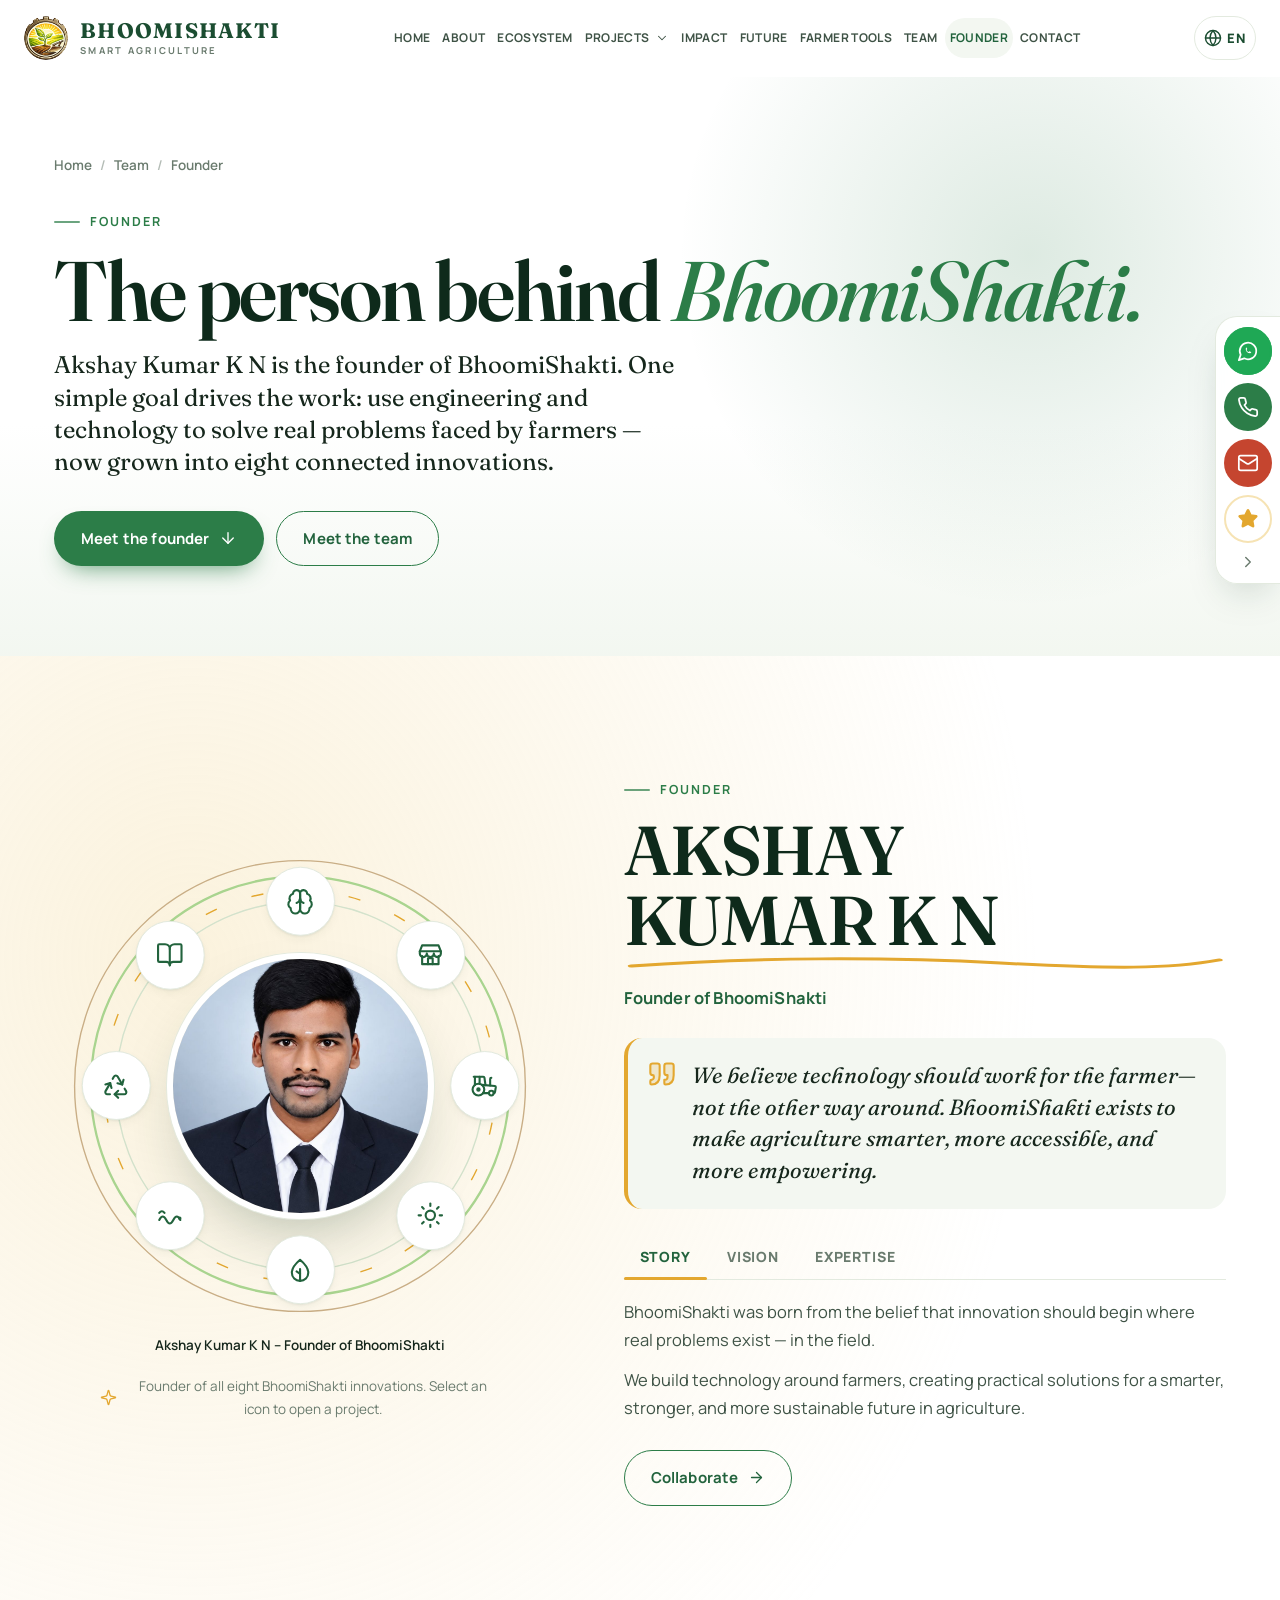
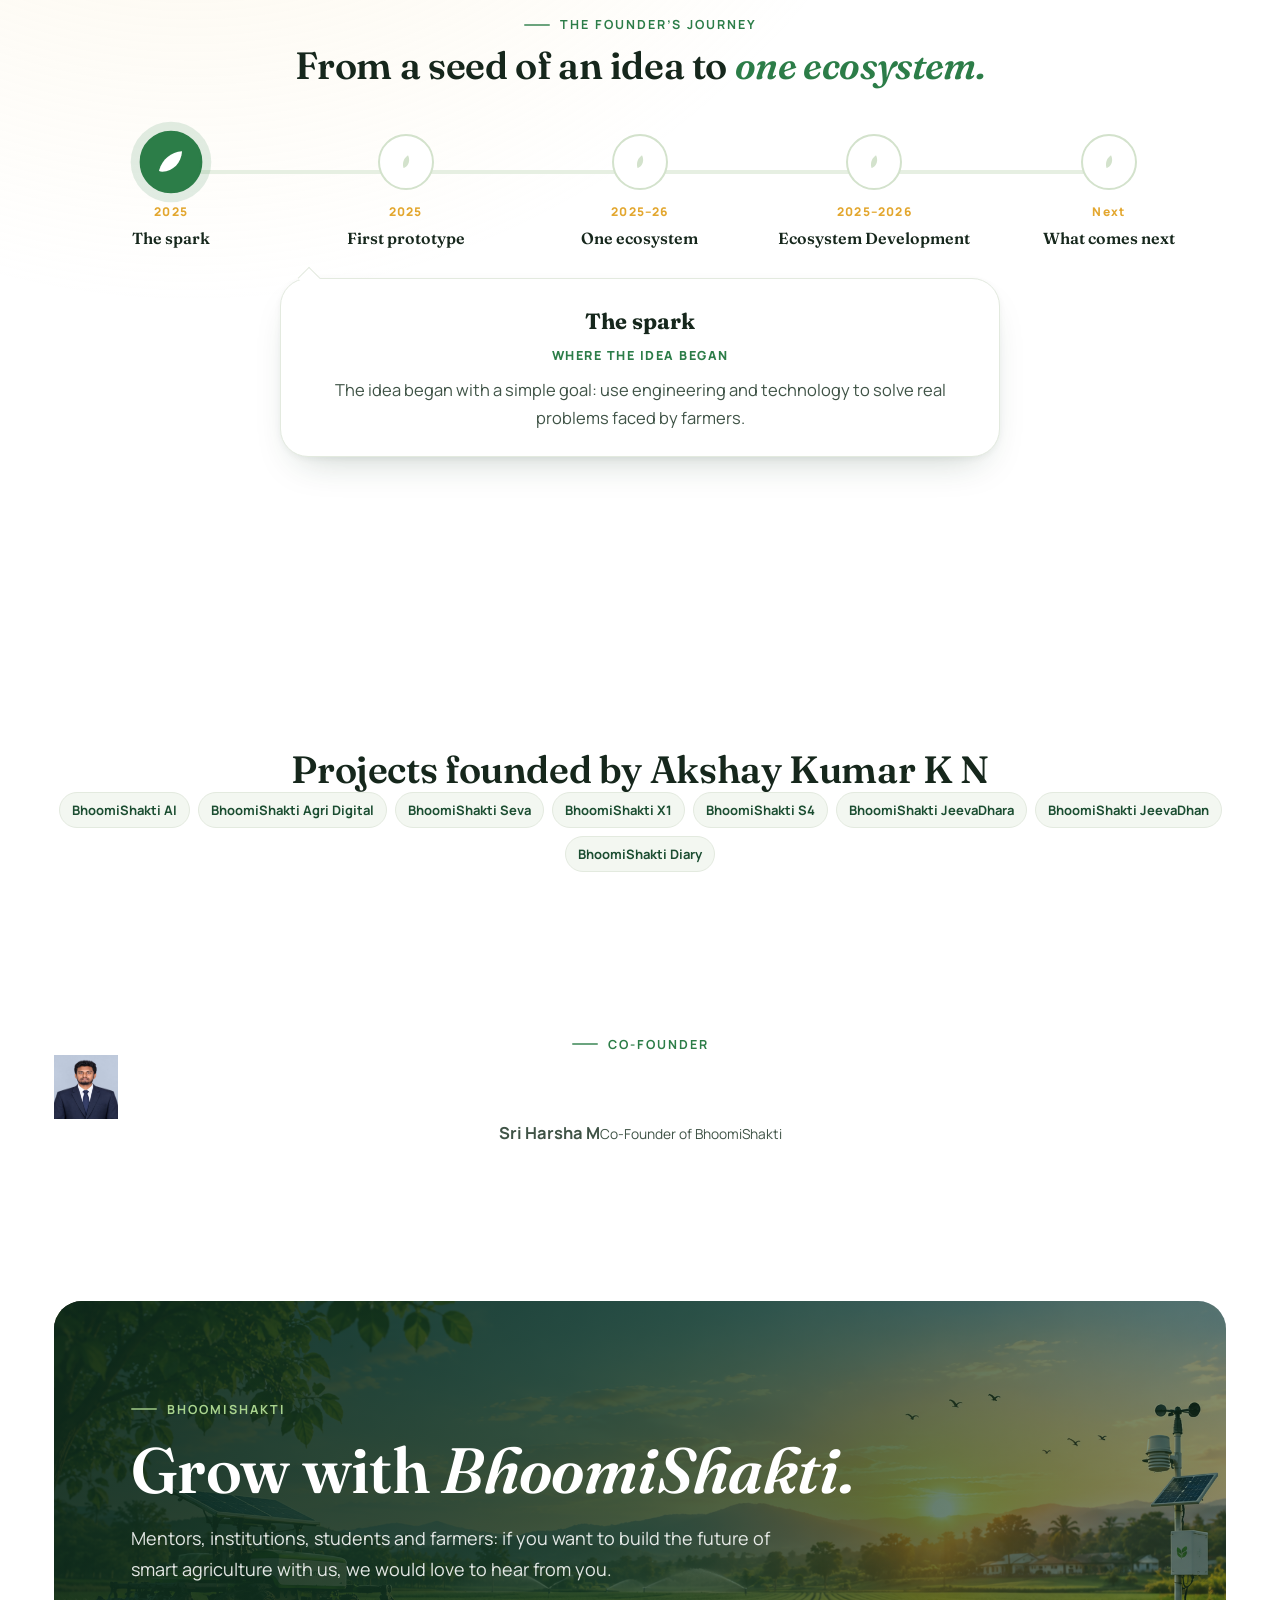
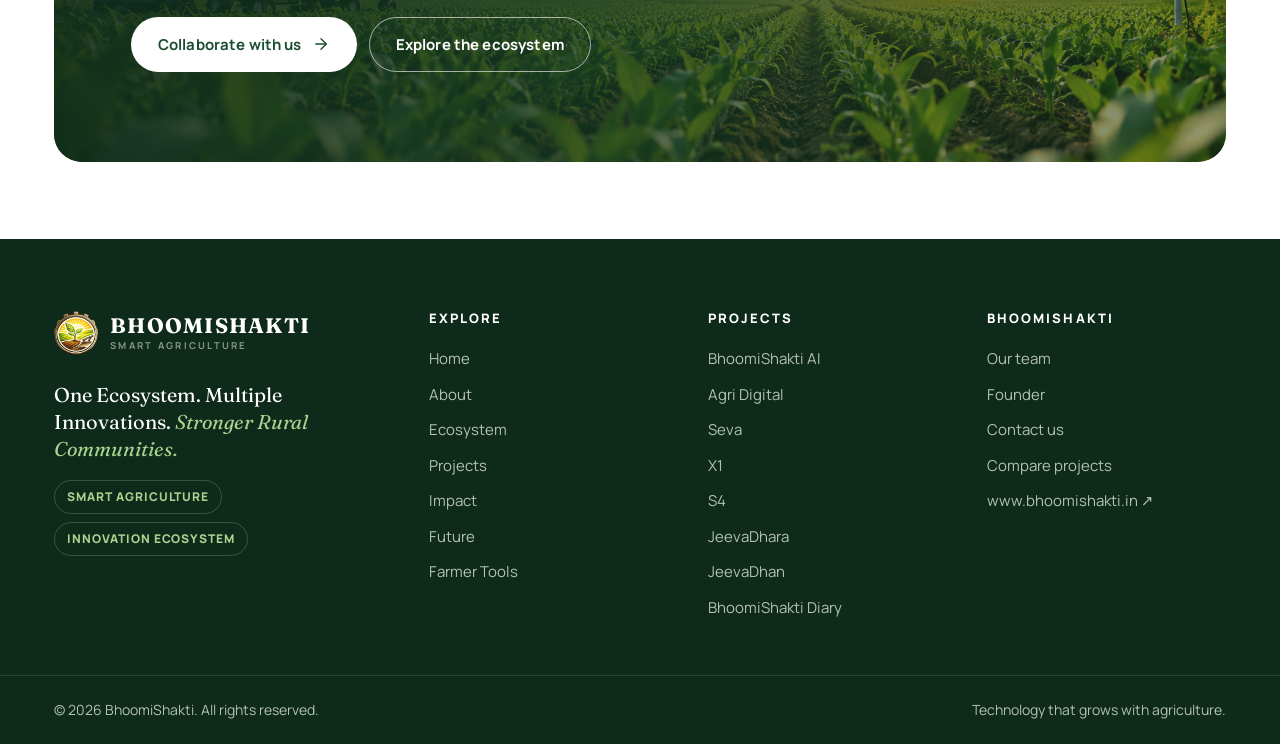
<file: founder.html>
<!DOCTYPE html>
<html lang="en" class="js-off">
<head>
  <!-- Google tag (gtag.js) -->
<script async src="https://www.googletagmanager.com/gtag/js?id=G-LCF8DMRQYF"></script>
<script>
  window.dataLayer = window.dataLayer || [];
  function gtag(){dataLayer.push(arguments);}
  gtag('js', new Date());

  gtag('config', 'G-LCF8DMRQYF');
</script>
<meta charset="UTF-8">
<meta name="viewport" content="width=device-width, initial-scale=1.0, viewport-fit=cover">
<title>Akshay Kumar K N — Founder of BhoomiShakti</title>
<meta name="description" content="Akshay Kumar K N is the founder of BhoomiShakti, the agricultural innovation ecosystem behind AI, Agri Digital, Seva, X1, S4, JeevaDhara, JeevaDhan and Diary.">
<link rel="canonical" href="https://www.bhoomishakti.in/founder.html">
<meta name="robots" content="index, follow">
<meta property="og:type" content="profile">
<meta property="og:site_name" content="BhoomiShakti">
<meta property="og:title" content="Akshay Kumar K N — Founder of BhoomiShakti">
<meta property="og:description" content="Akshay Kumar K N is the founder of BhoomiShakti, the agricultural innovation ecosystem behind AI, Agri Digital, Seva, X1, S4, JeevaDhara, JeevaDhan and Diary.">
<meta property="og:url" content="https://www.bhoomishakti.in/founder.html">
<meta name="twitter:card" content="summary_large_image">
<meta property="og:image" content="https://www.bhoomishakti.in/assets/images/team/akshay-kumar-kn-founder-bhoomishakti.jpg">
<meta property="og:image:alt" content="Akshay Kumar K N – Founder of BhoomiShakti">
<meta name="twitter:image" content="https://www.bhoomishakti.in/assets/images/team/akshay-kumar-kn-founder-bhoomishakti.jpg">
<meta name="twitter:title" content="Akshay Kumar K N — Founder of BhoomiShakti">
<meta name="twitter:description" content="Akshay Kumar K N is the founder of BhoomiShakti, the agricultural innovation ecosystem behind AI, Agri Digital, Seva, X1, S4, JeevaDhara, JeevaDhan and Diary.">
<!-- Verified profiles: when the founder's official LinkedIn / other profile URLs are ready, add them as "sameAs": ["https://…"] to the Person below (and on the Organization in index.html for company pages). Only add pages you control. -->
<script type="application/ld+json">{
 "@context": "https://schema.org",
 "@graph": [
  {
   "@type": "ProfilePage",
   "@id": "https://www.bhoomishakti.in/founder.html#profilepage",
   "url": "https://www.bhoomishakti.in/founder.html",
   "name": "Akshay Kumar K N — Founder of BhoomiShakti",
   "description": "Akshay Kumar K N is the founder of BhoomiShakti, the agricultural innovation ecosystem behind AI, Agri Digital, Seva, X1, S4, JeevaDhara, JeevaDhan and Diary.",
   "inLanguage": "en",
   "dateModified": "2026-11-11",
   "isPartOf": {
    "@id": "https://www.bhoomishakti.in/#website"
   },
   "mainEntity": {
    "@id": "https://www.bhoomishakti.in/founder.html#person"
   },
   "primaryImageOfPage": {
    "@id": "https://www.bhoomishakti.in/founder.html#photo"
   },
   "breadcrumb": {
    "@id": "https://www.bhoomishakti.in/founder.html#breadcrumb"
   }
  },
  {
   "@type": "Person",
   "@id": "https://www.bhoomishakti.in/founder.html#person",
   "name": "Akshay Kumar K N",
   "jobTitle": "Founder",
   "description": "Akshay Kumar K N is the founder of BhoomiShakti, an agricultural innovation ecosystem of eight connected projects. He works on engineering-driven innovation across smart agricultural machinery, AI, sustainable farming and farmer-focused digital solutions.",
   "url": "https://www.bhoomishakti.in/founder.html",
   "image": {
    "@type": "ImageObject",
    "@id": "https://www.bhoomishakti.in/founder.html#photo",
    "url": "https://www.bhoomishakti.in/assets/images/team/akshay-kumar-kn-founder-bhoomishakti.jpg",
    "contentUrl": "https://www.bhoomishakti.in/assets/images/team/akshay-kumar-kn-founder-bhoomishakti.jpg",
    "width": 960,
    "height": 1108,
    "name": "Akshay Kumar K N – Founder of BhoomiShakti",
    "caption": "Portrait of Akshay Kumar K N, founder of BhoomiShakti"
   },
   "worksFor": {
    "@type": "Organization",
    "@id": "https://www.bhoomishakti.in/#organization",
    "name": "BhoomiShakti",
    "url": "https://www.bhoomishakti.in/"
   },
   "knowsAbout": [
    "Agricultural innovation",
    "Agri-tech and smart farming",
    "Agriculture intelligence and AI",
    "Sustainable agriculture",
    "Digital agriculture ecosystems",
    "Research and development"
   ],
   "mainEntityOfPage": {
    "@id": "https://www.bhoomishakti.in/founder.html#profilepage"
   }
  },
  {
   "@type": "BreadcrumbList",
   "@id": "https://www.bhoomishakti.in/founder.html#breadcrumb",
   "itemListElement": [
    {
     "@type": "ListItem",
     "position": 1,
     "name": "Home",
     "item": "https://www.bhoomishakti.in/"
    },
    {
     "@type": "ListItem",
     "position": 2,
     "name": "Team",
     "item": "https://www.bhoomishakti.in/team.html"
    },
    {
     "@type": "ListItem",
     "position": 3,
     "name": "Founder",
     "item": "https://www.bhoomishakti.in/founder.html"
    }
   ]
  }
 ]
}</script>
<meta name="theme-color" content="#FFFFFF">
<link rel="icon" type="image/png" href="assets/icons/favicon.png">
<link rel="preload" href="assets/fonts/fraunces.woff2" as="font" type="font/woff2" crossorigin>
<link rel="preload" href="assets/fonts/manrope.woff2" as="font" type="font/woff2" crossorigin>
<link rel="stylesheet" href="css/style.css">
</head>
<body class="page-team page-founder">
<a class="skip-link" href="#main">Skip to content</a>
<svg xmlns="http://www.w3.org/2000/svg" style="display:none" aria-hidden="true"><defs><symbol id="i-linkedin" viewBox="0 0 24 24"><path d="M16 8a6 6 0 0 1 6 6v7h-4v-7a2 2 0 0 0-4 0v7h-4v-7a6 6 0 0 1 6-6Z"/><rect x="2" y="9" width="4" height="12"/><circle cx="4" cy="4" r="2"/></symbol><symbol id="i-github" viewBox="0 0 24 24"><path d="M15 22v-4a4.8 4.8 0 0 0-1-3.5c3 0 6-2 6-5.5.08-1.25-.27-2.48-1-3.5.28-1.15.28-2.35 0-3.5 0 0-1 0-3 1.5-2.64-.5-5.36-.5-8 0C6 2 5 2 5 2c-.3 1.15-.3 2.35 0 3.5A5.4 5.4 0 0 0 4 9c0 3.5 3 5.5 6 5.5-.39.49-.68 1.05-.85 1.65-.17.6-.22 1.23-.15 1.85v4"/><path d="M9 18c-4.51 2-5-2-7-2"/></symbol><symbol id="i-quote" viewBox="0 0 24 24"><path d="M3 21c3 0 7-1 7-8V5c0-1.25-.76-2.02-2-2H4c-1.25 0-2 .75-2 1.97V11c0 1.25.75 2 2 2 1 0 1 0 1 1v1c0 1-1 2-2 2s-1 .01-1 1.03V20c0 1 0 1 1 1z"/><path d="M15 21c3 0 7-1 7-8V5c0-1.25-.76-2.02-2-2h-4c-1.25 0-2 .75-2 1.97V11c0 1.25.75 2 2 2h.75c0 2.25.25 4-2.75 4v3c0 1 0 1 1 1z"/></symbol><symbol id="i-external" viewBox="0 0 24 24"><path d="M15 3h6v6"/><path d="M10 14 21 3"/><path d="M18 13v6a2 2 0 0 1-2 2H5a2 2 0 0 1-2-2V8a2 2 0 0 1 2-2h6"/></symbol><symbol id="i-user" viewBox="0 0 24 24"><circle cx="12" cy="8" r="5"/><path d="M20 21a8 8 0 0 0-16 0"/></symbol><symbol id="i-leaf" viewBox="0 0 24 24"><path d="M11 20A7 7 0 0 1 9.8 6.1C15.5 5 17 4.48 19 2c1 2 2 4.18 2 8 0 5.5-4.78 10-10 10Z"/><path d="M2 21c0-3 1.85-5.36 5.08-6C9.5 14.52 12 13 13 12"/></symbol><symbol id="i-sprout" viewBox="0 0 24 24"><path d="M7 20h10"/><path d="M10 20c5.5-2.5.8-6.4 3-10"/><path d="M9.5 9.4c1.1.8 1.8 2.2 2.3 3.7-2 .4-3.5.4-4.8-.3-1.2-.6-2.3-1.9-3-4.2 2.8-.5 4.4 0 5.5.8z"/><path d="M14.1 6a7 7 0 0 0-1.1 4c1.9-.1 3.3-.6 4.3-1.4 1-1 1.6-2.3 1.7-4.6-2.7.1-4 1-4.9 2z"/></symbol><symbol id="i-brain" viewBox="0 0 24 24"><path d="M12 5a3 3 0 1 0-5.997.125 4 4 0 0 0-2.526 5.77 4 4 0 0 0 .556 6.588A4 4 0 1 0 12 18Z"/><path d="M12 5a3 3 0 1 1 5.997.125 4 4 0 0 1 2.526 5.77 4 4 0 0 1-.556 6.588A4 4 0 1 1 12 18Z"/><path d="M12 5v13"/><path d="M9 13a4.5 4.5 0 0 0 3-4"/><path d="M15 13a4.5 4.5 0 0 1-3-4"/></symbol><symbol id="i-store" viewBox="0 0 24 24"><path d="M3 9 5 4h14l2 5"/><path d="M3 9h18v2a3 3 0 0 1-6 0 3 3 0 0 1-6 0 3 3 0 0 1-6 0Z"/><path d="M5 13v7h14v-7"/><path d="M10 20v-5h4v5"/></symbol><symbol id="i-tractor" viewBox="0 0 24 24"><path d="m10 11 11 .9a1 1 0 0 1 .8 1.1l-.665 4.158a1 1 0 0 1-.988.842H20"/><path d="M16 18h-5"/><path d="M18 5a1 1 0 0 0-1 1v5.573"/><path d="M3 4h8.129a1 1 0 0 1 .99.863L13 11.246"/><path d="M4 11V4"/><path d="M8 10.1V4"/><circle cx="18" cy="18" r="2"/><circle cx="7" cy="15" r="5"/><circle cx="7" cy="15" r="1"/></symbol><symbol id="i-sun" viewBox="0 0 24 24"><circle cx="12" cy="12" r="4"/><path d="M12 2v2"/><path d="M12 20v2"/><path d="m4.93 4.93 1.41 1.41"/><path d="m17.66 17.66 1.41 1.41"/><path d="M2 12h2"/><path d="M20 12h2"/><path d="m6.34 17.66-1.41 1.41"/><path d="m19.07 4.93-1.41 1.41"/></symbol><symbol id="i-seed" viewBox="0 0 24 24"><path d="M12 21c-4 0-7-3-7-7 0-5 7-11 7-11s7 6 7 11c0 4-3 7-7 7Z"/><path d="M12 21V11"/><path d="M12 15l-3-2"/></symbol><symbol id="i-worm" viewBox="0 0 24 24"><path d="M3 16c2-4 4-4 6 0s4 4 6 0 4-4 6 0"/><circle cx="20.5" cy="14.5" r=".6" fill="currentColor"/><path d="M3 10c1.5-2 3-2 4.5 0"/></symbol><symbol id="i-recycle" viewBox="0 0 24 24"><path d="M7 19H4.815a1.83 1.83 0 0 1-1.57-.881 1.785 1.785 0 0 1-.004-1.784L7.196 9.5"/><path d="M11 19h8.203a1.83 1.83 0 0 0 1.556-.89 1.784 1.784 0 0 0 0-1.775l-1.226-2.12"/><path d="m14 16-3 3 3 3"/><path d="M8.293 13.596 7.196 9.5 3.1 10.598"/><path d="m9.344 5.811 1.093-1.892A1.83 1.83 0 0 1 11.985 3a1.784 1.784 0 0 1 1.546.888l3.943 6.843"/><path d="m13.378 9.633 4.096 1.098 1.097-4.096"/></symbol><symbol id="i-arrow" viewBox="0 0 24 24"><path d="M5 12h14"/><path d="m12 5 7 7-7 7"/></symbol><symbol id="i-arrow-down" viewBox="0 0 24 24"><path d="M12 5v14"/><path d="m19 12-7 7-7-7"/></symbol><symbol id="i-chevron" viewBox="0 0 24 24"><path d="m6 9 6 6 6-6"/></symbol><symbol id="i-chevron-left" viewBox="0 0 24 24"><path d="m15 18-6-6 6-6"/></symbol><symbol id="i-chevron-right" viewBox="0 0 24 24"><path d="m9 18 6-6-6-6"/></symbol><symbol id="i-up" viewBox="0 0 24 24"><path d="m18 15-6-6-6 6"/></symbol><symbol id="i-menu" viewBox="0 0 24 24"><path d="M4 6h16"/><path d="M4 12h16"/><path d="M4 18h16"/></symbol><symbol id="i-close" viewBox="0 0 24 24"><path d="M18 6 6 18"/><path d="m6 6 12 12"/></symbol><symbol id="i-plus" viewBox="0 0 24 24"><path d="M5 12h14"/><path d="M12 5v14"/></symbol><symbol id="i-check" viewBox="0 0 24 24"><path d="M20 6 9 17l-5-5"/></symbol><symbol id="i-users" viewBox="0 0 24 24"><path d="M16 21v-2a4 4 0 0 0-4-4H6a4 4 0 0 0-4 4v2"/><circle cx="9" cy="7" r="4"/><path d="M22 21v-2a4 4 0 0 0-3-3.87"/><path d="M16 3.13a4 4 0 0 1 0 7.75"/></symbol><symbol id="i-user-search" viewBox="0 0 24 24"><circle cx="10" cy="7" r="4"/><path d="M10.3 15H7a4 4 0 0 0-4 4v2"/><circle cx="17" cy="17" r="3"/><path d="m21 21-1.9-1.9"/></symbol><symbol id="i-search" viewBox="0 0 24 24"><circle cx="11" cy="11" r="8"/><path d="m21 21-4.3-4.3"/></symbol><symbol id="i-pin" viewBox="0 0 24 24"><path d="M20 10c0 5-5.5 10.2-7.4 11.8a1 1 0 0 1-1.2 0C9.5 20.2 4 15 4 10a8 8 0 0 1 16 0"/><circle cx="12" cy="10" r="3"/></symbol><symbol id="i-message" viewBox="0 0 24 24"><path d="M14 9a2 2 0 0 1-2 2H6l-4 4V4a2 2 0 0 1 2-2h8a2 2 0 0 1 2 2z"/><path d="M18 9h2a2 2 0 0 1 2 2v11l-4-4h-6a2 2 0 0 1-2-2v-1"/></symbol><symbol id="i-package" viewBox="0 0 24 24"><path d="m16 16 2 2 4-4"/><path d="M21 10V8a2 2 0 0 0-1-1.73l-7-4a2 2 0 0 0-2 0l-7 4A2 2 0 0 0 3 8v8a2 2 0 0 0 1 1.73l7 4a2 2 0 0 0 2 0l2-1.14"/><path d="m7.5 4.27 9 5.15"/><path d="M3.29 7 12 12l8.71-5"/><path d="M12 22V12"/></symbol><symbol id="i-megaphone" viewBox="0 0 24 24"><path d="m3 11 18-5v12L3 14v-3z"/><path d="M11.6 16.8a3 3 0 1 1-5.8-1.6"/></symbol><symbol id="i-cloud" viewBox="0 0 24 24"><path d="M12 2v2"/><path d="m4.93 4.93 1.41 1.41"/><path d="M20 12h2"/><path d="m19.07 4.93-1.41 1.41"/><path d="M15.947 12.65a4 4 0 0 0-5.925-4.128"/><path d="M13 22H7a5 5 0 1 1 4.9-6H13a3 3 0 0 1 0 6Z"/></symbol><symbol id="i-landmark" viewBox="0 0 24 24"><path d="M3 22h18"/><path d="M6 18v-7"/><path d="M10 18v-7"/><path d="M14 18v-7"/><path d="M18 18v-7"/><path d="M12 2 20 7H4z"/></symbol><symbol id="i-rupee" viewBox="0 0 24 24"><path d="M6 3h12"/><path d="M6 8h12"/><path d="m6 13 8.5 8"/><path d="M6 13h3"/><path d="M9 13c6.667 0 6.667-10 0-10"/></symbol><symbol id="i-calendar" viewBox="0 0 24 24"><rect width="18" height="18" x="3" y="4" rx="2"/><path d="M16 2v4"/><path d="M8 2v4"/><path d="M3 10h18"/><path d="M8 14h.01"/><path d="M12 14h.01"/><path d="M16 14h.01"/><path d="M8 18h.01"/><path d="M12 18h.01"/></symbol><symbol id="i-microscope" viewBox="0 0 24 24"><path d="M6 18h8"/><path d="M3 22h18"/><path d="M14 22a7 7 0 1 0 0-14h-1"/><path d="M9 14h2"/><path d="M9 12a2 2 0 0 1-2-2V6h6v4a2 2 0 0 1-2 2Z"/><path d="M12 6V3a1 1 0 0 0-1-1H9a1 1 0 0 0-1 1v3"/></symbol><symbol id="i-handshake" viewBox="0 0 24 24"><path d="m11 17 2 2a1 1 0 1 0 3-3"/><path d="m14 14 2.5 2.5a1 1 0 1 0 3-3l-3.88-3.88a3 3 0 0 0-4.24 0l-.88.88a1 1 0 1 1-3-3l2.81-2.81a5.79 5.79 0 0 1 7.06-.87l.47.28a2 2 0 0 0 1.42.25L21 4"/><path d="m21 3 1 11h-2"/><path d="M3 3 2 14l6.5 6.5a1 1 0 1 0 3-3"/><path d="M3 4h8"/></symbol><symbol id="i-shield" viewBox="0 0 24 24"><path d="M20 13c0 5-3.5 7.5-7.66 8.95a1 1 0 0 1-.67-.01C7.5 20.5 4 18 4 13V6a1 1 0 0 1 1-1c2 0 4.5-1.2 6.24-2.72a1.17 1.17 0 0 1 1.52 0C14.51 3.81 17 5 19 5a1 1 0 0 1 1 1z"/><path d="m9 12 2 2 4-4"/></symbol><symbol id="i-eye-off" viewBox="0 0 24 24"><path d="M10.733 5.076a10.744 10.744 0 0 1 11.205 6.575 1 1 0 0 1 0 .696 10.747 10.747 0 0 1-1.444 2.49"/><path d="M14.084 14.158a3 3 0 0 1-4.242-4.242"/><path d="M17.479 17.499a10.75 10.75 0 0 1-15.417-5.151 1 1 0 0 1 0-.696 10.75 10.75 0 0 1 4.446-5.143"/><path d="m2 2 20 20"/></symbol><symbol id="i-layers" viewBox="0 0 24 24"><path d="m12.83 2.18a2 2 0 0 0-1.66 0L2.6 6.08a1 1 0 0 0 0 1.83l8.58 3.91a2 2 0 0 0 1.66 0l8.58-3.9a1 1 0 0 0 0-1.83Z"/><path d="m22 17.65-9.17 4.16a2 2 0 0 1-1.66 0L2 17.65"/><path d="m22 12.65-9.17 4.16a2 2 0 0 1-1.66 0L2 12.65"/></symbol><symbol id="i-network" viewBox="0 0 24 24"><rect x="16" y="16" width="6" height="6" rx="1"/><rect x="2" y="16" width="6" height="6" rx="1"/><rect x="9" y="2" width="6" height="6" rx="1"/><path d="M5 16v-3a1 1 0 0 1 1-1h12a1 1 0 0 1 1 1v3"/><path d="M12 12V8"/></symbol><symbol id="i-globe" viewBox="0 0 24 24"><circle cx="12" cy="12" r="10"/><path d="M12 2a14.5 14.5 0 0 0 0 20 14.5 14.5 0 0 0 0-20"/><path d="M2 12h20"/></symbol><symbol id="i-server" viewBox="0 0 24 24"><rect width="20" height="8" x="2" y="2" rx="2"/><rect width="20" height="8" x="2" y="14" rx="2"/><path d="M6 6h.01"/><path d="M6 18h.01"/></symbol><symbol id="i-database" viewBox="0 0 24 24"><ellipse cx="12" cy="5" rx="9" ry="3"/><path d="M3 5v14a9 3 0 0 0 18 0V5"/><path d="M3 12a9 3 0 0 0 18 0"/></symbol><symbol id="i-code" viewBox="0 0 24 24"><path d="m16 18 6-6-6-6"/><path d="m8 6-6 6 6 6"/></symbol><symbol id="i-battery" viewBox="0 0 24 24"><rect x="2" y="7" width="16" height="10" rx="2"/><path d="M22 11v2"/><path d="M6 11v2"/><path d="M10 11v2"/></symbol><symbol id="i-zap" viewBox="0 0 24 24"><path d="M4 14a1 1 0 0 1-.78-1.63l9.9-10.2a.5.5 0 0 1 .86.46l-1.92 6.02A1 1 0 0 0 13 10h7a1 1 0 0 1 .78 1.63l-9.9 10.2a.5.5 0 0 1-.86-.46l1.92-6.02A1 1 0 0 0 11 14z"/></symbol><symbol id="i-cog" viewBox="0 0 24 24"><path d="M12.22 2h-.44a2 2 0 0 0-2 2v.18a2 2 0 0 1-1 1.73l-.43.25a2 2 0 0 1-2 0l-.15-.08a2 2 0 0 0-2.73.73l-.22.38a2 2 0 0 0 .73 2.73l.15.1a2 2 0 0 1 1 1.72v.51a2 2 0 0 1-1 1.74l-.15.09a2 2 0 0 0-.73 2.73l.22.38a2 2 0 0 0 2.73.73l.15-.08a2 2 0 0 1 2 0l.43.25a2 2 0 0 1 1 1.73V20a2 2 0 0 0 2 2h.44a2 2 0 0 0 2-2v-.18a2 2 0 0 1 1-1.73l.43-.25a2 2 0 0 1 2 0l.15.08a2 2 0 0 0 2.73-.73l.22-.39a2 2 0 0 0-.73-2.73l-.15-.08a2 2 0 0 1-1-1.74v-.5a2 2 0 0 1 1-1.74l.15-.09a2 2 0 0 0 .73-2.73l-.22-.38a2 2 0 0 0-2.73-.73l-.15.08a2 2 0 0 1-2 0l-.43-.25a2 2 0 0 1-1-1.73V4a2 2 0 0 0-2-2z"/><circle cx="12" cy="12" r="3"/></symbol><symbol id="i-wheel" viewBox="0 0 24 24"><circle cx="12" cy="12" r="9"/><circle cx="12" cy="12" r="2"/><path d="M12 3v7"/><path d="M12 14v7"/><path d="M3 12h7"/><path d="M14 12h7"/></symbol><symbol id="i-chain" viewBox="0 0 24 24"><path d="M9 17H7A5 5 0 0 1 7 7h2"/><path d="M15 7h2a5 5 0 1 1 0 10h-2"/><path d="M8 12h8"/></symbol><symbol id="i-blade" viewBox="0 0 24 24"><path d="M4 20 14 8l6-4-2 7-12 11"/><path d="M4 20h7"/></symbol><symbol id="i-panel" viewBox="0 0 24 24"><rect x="3" y="4" width="18" height="11" rx="1"/><path d="M3 9.5h18"/><path d="M9 4v11"/><path d="M15 4v11"/><path d="M12 15v5"/><path d="M8 20h8"/></symbol><symbol id="i-umbrella" viewBox="0 0 24 24"><path d="M22 12a10.06 10.06 0 0 0-20 0Z"/><path d="M12 12v8a2 2 0 0 0 4 0"/><path d="M12 2v1"/></symbol><symbol id="i-backpack" viewBox="0 0 24 24"><path d="M4 10a4 4 0 0 1 4-4h8a4 4 0 0 1 4 4v10a2 2 0 0 1-2 2H6a2 2 0 0 1-2-2Z"/><path d="M8 10h8"/><path d="M8 18h8"/><path d="M8 22v-6a2 2 0 0 1 2-2h4a2 2 0 0 1 2 2v6"/><path d="M9 6V4a2 2 0 0 1 2-2h2a2 2 0 0 1 2 2v2"/></symbol><symbol id="i-sliders" viewBox="0 0 24 24"><path d="M4 21v-7"/><path d="M4 10V3"/><path d="M12 21v-9"/><path d="M12 8V3"/><path d="M20 21v-5"/><path d="M20 12V3"/><path d="M2 14h4"/><path d="M10 8h4"/><path d="M18 16h4"/></symbol><symbol id="i-pipes" viewBox="0 0 24 24"><path d="M12 3v7"/><path d="M12 10 6 16v5"/><path d="m12 10 6 6v5"/></symbol><symbol id="i-vibrate" viewBox="0 0 24 24"><path d="m2 8 2 2-2 2 2 2-2 2"/><path d="m22 8-2 2 2 2-2 2 2 2"/><rect width="8" height="14" x="8" y="5" rx="1"/></symbol><symbol id="i-droplet" viewBox="0 0 24 24"><path d="M12 22a7 7 0 0 0 7-7c0-2-1-3.9-3-5.5s-3.5-4-4-6.5c-.5 2.5-2 4.9-4 6.5C6 11.1 5 13 5 15a7 7 0 0 0 7 7z"/></symbol><symbol id="i-flask" viewBox="0 0 24 24"><path d="M10 2v7.527a2 2 0 0 1-.211.896L4.72 20.55a1 1 0 0 0 .9 1.45h12.76a1 1 0 0 0 .9-1.45l-5.069-10.127A2 2 0 0 1 14 9.527V2"/><path d="M8.5 2h7"/><path d="M7 16h10"/></symbol><symbol id="i-factory" viewBox="0 0 24 24"><path d="M2 20a2 2 0 0 0 2 2h16a2 2 0 0 0 2-2V8l-7 5V8l-7 5V4a2 2 0 0 0-2-2H4a2 2 0 0 0-2 2Z"/><path d="M17 18h1"/><path d="M12 18h1"/><path d="M7 18h1"/></symbol><symbol id="i-flame" viewBox="0 0 24 24"><path d="M8.5 14.5A2.5 2.5 0 0 0 11 12c0-1.38-.5-2-1-3-1.072-2.143-.224-4.054 2-6 .5 2.5 2 4.9 4 6.5 2 1.6 3 3.5 3 5.5a7 7 0 1 1-14 0c0-1.153.433-2.294 1-3a2.5 2.5 0 0 0 2.5 2.5z"/></symbol><symbol id="i-cow" viewBox="0 0 24 24"><path d="M5 9c-1.5 0-3-1-3-3 2 0 3 .5 4 1.5"/><path d="M19 9c1.5 0 3-1 3-3-2 0-3 .5-4 1.5"/><path d="M6 8.5C6 6 8.5 4 12 4s6 2 6 4.5V14a6 6 0 0 1-12 0Z"/><ellipse cx="12" cy="15.5" rx="3.5" ry="2.5"/><path d="M10.5 15.5h.01"/><path d="M13.5 15.5h.01"/><path d="M9 10h.01"/><path d="M15 10h.01"/></symbol><symbol id="i-truck" viewBox="0 0 24 24"><path d="M14 18V6a2 2 0 0 0-2-2H4a2 2 0 0 0-2 2v11a1 1 0 0 0 1 1h2"/><path d="M15 18H9"/><path d="M19 18h2a1 1 0 0 0 1-1v-3.65a1 1 0 0 0-.22-.624l-3.48-4.35A1 1 0 0 0 17.52 8H14"/><circle cx="17" cy="18" r="2"/><circle cx="7" cy="18" r="2"/></symbol><symbol id="i-drone" viewBox="0 0 24 24"><circle cx="5" cy="5" r="2.5"/><circle cx="19" cy="5" r="2.5"/><circle cx="5" cy="19" r="2.5"/><circle cx="19" cy="19" r="2.5"/><path d="M7 7l3 3"/><path d="m17 7-3 3"/><path d="m7 17 3-3"/><path d="m17 17-3-3"/><rect x="10" y="10" width="4" height="4" rx="1"/></symbol><symbol id="i-digger" viewBox="0 0 24 24"><path d="M2 18h12"/><circle cx="4.5" cy="18" r="2.5"/><circle cx="11.5" cy="18" r="2.5"/><path d="M3 15V11h6l2 4"/><path d="M9 11 14 5l5 3-2 4h-3"/><path d="M19 8v5"/></symbol><symbol id="i-water" viewBox="0 0 24 24"><path d="M2 6c.6.5 1.2 1 2.5 1C7 7 7 5 9.5 5c2.6 0 2.4 2 5 2 2.5 0 2.5-2 5-2 1.3 0 1.9.5 2.5 1"/><path d="M2 12c.6.5 1.2 1 2.5 1 2.5 0 2.5-2 5-2 2.6 0 2.4 2 5 2 2.5 0 2.5-2 5-2 1.3 0 1.9.5 2.5 1"/><path d="M2 18c.6.5 1.2 1 2.5 1 2.5 0 2.5-2 5-2 2.6 0 2.4 2 5 2 2.5 0 2.5-2 5-2 1.3 0 1.9.5 2.5 1"/></symbol><symbol id="i-phone" viewBox="0 0 24 24"><rect width="14" height="20" x="5" y="2" rx="2"/><path d="M12 18h.01"/></symbol><symbol id="i-star" viewBox="0 0 24 24"><path d="M11.525 2.295a.53.53 0 0 1 .95 0l2.31 4.679a2.12 2.12 0 0 0 1.595 1.16l5.166.756a.53.53 0 0 1 .294.904l-3.736 3.638a2.12 2.12 0 0 0-.611 1.878l.882 5.14a.53.53 0 0 1-.771.56l-4.618-2.428a2.12 2.12 0 0 0-1.973 0L6.396 21.01a.53.53 0 0 1-.77-.56l.881-5.139a2.12 2.12 0 0 0-.611-1.879L2.16 9.795a.53.53 0 0 1 .294-.906l5.165-.755a2.12 2.12 0 0 0 1.597-1.16z"/></symbol><symbol id="i-info" viewBox="0 0 24 24"><circle cx="12" cy="12" r="10"/><path d="M12 16v-4"/><path d="M12 8h.01"/></symbol><symbol id="i-mic" viewBox="0 0 24 24"><path d="M12 2a3 3 0 0 0-3 3v7a3 3 0 0 0 6 0V5a3 3 0 0 0-3-3Z"/><path d="M19 10v2a7 7 0 0 1-14 0v-2"/><path d="M12 19v3"/></symbol><symbol id="i-languages" viewBox="0 0 24 24"><path d="m5 8 6 6"/><path d="m4 14 6-6 2-3"/><path d="M2 5h12"/><path d="M7 2h1"/><path d="m22 22-5-10-5 10"/><path d="M14 18h6"/></symbol><symbol id="i-satellite" viewBox="0 0 24 24"><path d="M13 7 9 3 5 7l4 4"/><path d="m17 11 4 4-4 4-4-4"/><path d="m8 12 4 4 6-6-4-4Z"/><path d="m16 8 3-3"/><path d="M9 21a6 6 0 0 0-6-6"/></symbol><symbol id="i-chart" viewBox="0 0 24 24"><path d="M3 3v16a2 2 0 0 0 2 2h16"/><path d="m19 9-5 5-4-4-3 3"/></symbol><symbol id="i-wallet" viewBox="0 0 24 24"><path d="M19 7V4a1 1 0 0 0-1-1H5a2 2 0 0 0 0 4h15a1 1 0 0 1 1 1v4h-3a2 2 0 0 0 0 4h3a1 1 0 0 0 1-1v-2a1 1 0 0 0-1-1"/><path d="M3 5v14a2 2 0 0 0 2 2h15a1 1 0 0 0 1-1v-4"/></symbol><symbol id="i-rocket" viewBox="0 0 24 24"><path d="M4.5 16.5c-1.5 1.26-2 5-2 5s3.74-.5 5-2c.71-.84.7-2.13-.09-2.91a2.18 2.18 0 0 0-2.91-.09z"/><path d="m12 15-3-3a22 22 0 0 1 2-3.95A12.88 12.88 0 0 1 22 2c0 2.72-.78 7.5-6 11a22.35 22.35 0 0 1-4 2z"/><path d="M9 12H4s.55-3.03 2-4c1.62-1.08 5 0 5 0"/><path d="M12 15v5s3.03-.55 4-2c1.08-1.62 0-5 0-5"/></symbol><symbol id="i-building" viewBox="0 0 24 24"><path d="M6 22V4a2 2 0 0 1 2-2h8a2 2 0 0 1 2 2v18Z"/><path d="M6 12H4a2 2 0 0 0-2 2v6a2 2 0 0 0 2 2h2"/><path d="M18 9h2a2 2 0 0 1 2 2v9a2 2 0 0 1-2 2h-2"/><path d="M10 6h4"/><path d="M10 10h4"/><path d="M10 14h4"/><path d="M10 18h4"/></symbol><symbol id="i-target" viewBox="0 0 24 24"><circle cx="12" cy="12" r="10"/><circle cx="12" cy="12" r="6"/><circle cx="12" cy="12" r="2"/></symbol><symbol id="i-badge" viewBox="0 0 24 24"><path d="M3.85 8.62a4 4 0 0 1 4.78-4.77 4 4 0 0 1 6.74 0 4 4 0 0 1 4.78 4.78 4 4 0 0 1 0 6.74 4 4 0 0 1-4.77 4.78 4 4 0 0 1-6.75 0 4 4 0 0 1-4.78-4.77 4 4 0 0 1 0-6.76Z"/><path d="m9 12 2 2 4-4"/></symbol><symbol id="i-clock" viewBox="0 0 24 24"><circle cx="12" cy="12" r="10"/><path d="M12 6v6l4 2"/></symbol><symbol id="i-activity" viewBox="0 0 24 24"><path d="M22 12h-2.48a2 2 0 0 0-1.93 1.46l-2.35 8.36a.25.25 0 0 1-.48 0L9.24 2.18a.25.25 0 0 0-.48 0l-2.35 8.36A2 2 0 0 1 4.49 12H2"/></symbol><symbol id="i-wifi" viewBox="0 0 24 24"><path d="M12 20h.01"/><path d="M2 8.82a15 15 0 0 1 20 0"/><path d="M5 12.859a10 10 0 0 1 14 0"/><path d="M8.5 16.429a5 5 0 0 1 7 0"/></symbol><symbol id="i-compass" viewBox="0 0 24 24"><circle cx="12" cy="12" r="10"/><path d="m16.24 7.76-1.804 5.411a2 2 0 0 1-1.265 1.265L7.76 16.24l1.804-5.411a2 2 0 0 1 1.265-1.265z"/></symbol><symbol id="i-sparkles" viewBox="0 0 24 24"><path d="M9.937 15.5A2 2 0 0 0 8.5 14.063l-6.135-1.582a.5.5 0 0 1 0-.962L8.5 9.936A2 2 0 0 0 9.937 8.5l1.582-6.135a.5.5 0 0 1 .963 0L14.063 8.5A2 2 0 0 0 15.5 9.937l6.135 1.581a.5.5 0 0 1 0 .964L15.5 14.063a2 2 0 0 0-1.437 1.437l-1.582 6.135a.5.5 0 0 1-.963 0z"/></symbol><symbol id="i-book" viewBox="0 0 24 24"><path d="M12 7v14"/><path d="M3 18a1 1 0 0 1-1-1V4a1 1 0 0 1 1-1h5a4 4 0 0 1 4 4 4 4 0 0 1 4-4h5a1 1 0 0 1 1 1v13a1 1 0 0 1-1 1h-6a3 3 0 0 0-3 3 3 3 0 0 0-3-3z"/></symbol><symbol id="i-scale" viewBox="0 0 24 24"><path d="m16 16 3-8 3 8c-.87.65-1.92 1-3 1s-2.13-.35-3-1Z"/><path d="m2 16 3-8 3 8c-.87.65-1.92 1-3 1s-2.13-.35-3-1Z"/><path d="M7 21h10"/><path d="M12 3v18"/><path d="M3 7h2c2 0 5-1 7-2 2 1 5 2 7 2h2"/></symbol><symbol id="i-help" viewBox="0 0 24 24"><circle cx="12" cy="12" r="10"/><path d="M9.09 9a3 3 0 0 1 5.83 1c0 2-3 3-3 3"/><path d="M12 17h.01"/></symbol><symbol id="i-thumbs" viewBox="0 0 24 24"><path d="M7 10v12"/><path d="M15 5.88 14 10h5.83a2 2 0 0 1 1.92 2.56l-2.33 8A2 2 0 0 1 17.5 22H4a2 2 0 0 1-2-2v-8a2 2 0 0 1 2-2h2.76a2 2 0 0 0 1.79-1.11L12 2a3.13 3.13 0 0 1 3 3.88Z"/></symbol><symbol id="i-mountain" viewBox="0 0 24 24"><path d="m8 3 4 8 5-5 5 15H2L8 3z"/></symbol><symbol id="i-repeat" viewBox="0 0 24 24"><path d="m17 2 4 4-4 4"/><path d="M3 11v-1a4 4 0 0 1 4-4h14"/><path d="m7 22-4-4 4-4"/><path d="M21 13v1a4 4 0 0 1-4 4H3"/></symbol><symbol id="i-clipboard" viewBox="0 0 24 24"><rect width="8" height="4" x="8" y="2" rx="1" ry="1"/><path d="M16 4h2a2 2 0 0 1 2 2v14a2 2 0 0 1-2 2H6a2 2 0 0 1-2-2V6a2 2 0 0 1 2-2h2"/><path d="M12 11h4"/><path d="M12 16h4"/><path d="M8 11h.01"/><path d="M8 16h.01"/></symbol><symbol id="i-lock" viewBox="0 0 24 24"><rect width="18" height="11" x="3" y="11" rx="2" ry="2"/><path d="M7 11V7a5 5 0 0 1 10 0v4"/></symbol><symbol id="i-test" viewBox="0 0 24 24"><path d="M9 2v17.5A2.5 2.5 0 0 1 6.5 22A2.5 2.5 0 0 1 4 19.5V2"/><path d="M20 2v17.5a2.5 2.5 0 0 1-2.5 2.5a2.5 2.5 0 0 1-2.5-2.5V2"/><path d="M3 2h7"/><path d="M14 2h7"/><path d="M9 16H4"/><path d="M20 16h-5"/></symbol><symbol id="i-wrench" viewBox="0 0 24 24"><path d="M14.7 6.3a1 1 0 0 0 0 1.4l1.6 1.6a1 1 0 0 0 1.4 0l3.77-3.77a6 6 0 0 1-7.94 7.94l-6.91 6.91a2.12 2.12 0 0 1-3-3l6.91-6.91a6 6 0 0 1 7.94-7.94l-3.76 3.76z"/></symbol><symbol id="i-hammer" viewBox="0 0 24 24"><path d="m15 12-8.373 8.373a1 1 0 1 1-3-3L12 9"/><path d="m18 15 4-4"/><path d="m21.5 11.5-1.914-1.914A2 2 0 0 1 19 8.172V7l-2.26-2.26a6 6 0 0 0-4.202-1.756L9 2.96l.92.82A6.18 6.18 0 0 1 12 8.4V10l2 2h1.172a2 2 0 0 1 1.414.586L18.5 14.5"/></symbol><symbol id="i-heart" viewBox="0 0 24 24"><path d="M19 14c1.49-1.46 3-3.21 3-5.5A5.5 5.5 0 0 0 16.5 3c-1.76 0-3 .5-4.5 2-1.5-1.5-2.74-2-4.5-2A5.5 5.5 0 0 0 2 8.5c0 2.3 1.5 4.05 3 5.5l7 7Z"/></symbol><symbol id="i-wind" viewBox="0 0 24 24"><path d="M12.8 19.6A2 2 0 1 0 14 16H2"/><path d="M17.5 8a2.5 2.5 0 1 1 2 4H2"/><path d="M9.8 4.4A2 2 0 1 1 11 8H2"/></symbol><symbol id="i-microbe" viewBox="0 0 24 24"><circle cx="12" cy="12" r="5"/><path d="M12 7V3"/><path d="M12 21v-4"/><path d="M7 12H3"/><path d="M21 12h-4"/><path d="m8.5 8.5-2.8-2.8"/><path d="m18.3 18.3-2.8-2.8"/><path d="m15.5 8.5 2.8-2.8"/><path d="m5.7 18.3 2.8-2.8"/></symbol><symbol id="i-plant" viewBox="0 0 24 24"><path d="M12 22V12"/><path d="M12 12C12 7 8 5 3 5c0 5 3 7 9 7Z"/><path d="M12 14c0-4 3-6 8-6 0 4-3 6-8 6Z"/></symbol><symbol id="i-mail" viewBox="0 0 24 24"><rect width="20" height="16" x="2" y="4" rx="2"/><path d="m22 7-8.97 5.7a1.94 1.94 0 0 1-2.06 0L2 7"/></symbol></defs></svg>

<header class="site-header">
  <nav class="container nav" aria-label="Main">
    <a class="brand" href="index.html" aria-label="BhoomiShakti home">
      <!-- IMAGE: BhoomiShakti logo emblem (navigation).
      Use the official circular BhoomiShakti emblem (gear, sprout, sun, field) as a transparent PNG or SVG.
      Purpose: brand recognition on every page. -->
      <img src="assets/images/bhoomishakti-logo.png" alt="BhoomiShakti emblem" width="44" height="44">
      <span class="brand-word">BHOOMISHAKTI<small>SMART AGRICULTURE</small></span>
    </a>
    <ul class="nav-links">
      <li><a class="nav-link" href="index.html#home">Home</a></li>
      <li><a class="nav-link" href="index.html#about">About</a></li>
      <li><a class="nav-link" href="index.html#ecosystem">Ecosystem</a></li>
      <li class="dropdown">
        <button class="nav-link" type="button" aria-expanded="false" aria-haspopup="true">Projects <svg class="ico caret" aria-hidden="true"><use href="#i-chevron"></use></svg></button>
        <div class="dropdown-menu" role="menu">
          <a href="ai.html"><span class="dm-dot"><svg class="ico" aria-hidden="true"><use href="#i-brain"></use></svg></span><span><b>BhoomiShakti AI</b><span class="dm-sub">Agriculture intelligence & procurement</span></span></a><a href="agri-digital.html"><span class="dm-dot"><svg class="ico" aria-hidden="true"><use href="#i-store"></use></svg></span><span><b>BhoomiShakti Agri Digital</b><span class="dm-sub">Farmers ↔ businesses, products & services</span></span></a><a href="seva.html"><span class="dm-dot"><svg class="ico" aria-hidden="true"><use href="#i-tractor"></use></svg></span><span><b>BhoomiShakti Seva</b><span class="dm-sub">Machinery, labour & transport booking</span></span></a><a href="x1.html"><span class="dm-dot"><svg class="ico" aria-hidden="true"><use href="#i-sun"></use></svg></span><span><b>BhoomiShakti X1</b><span class="dm-sub">Solar-assisted ploughing machine</span></span></a><a href="s4.html"><span class="dm-dot"><svg class="ico" aria-hidden="true"><use href="#i-seed"></use></svg></span><span><b>BhoomiShakti S4</b><span class="dm-sub">Portable solar seed sower</span></span></a><a href="jeevadhara.html"><span class="dm-dot"><svg class="ico" aria-hidden="true"><use href="#i-worm"></use></svg></span><span><b>BhoomiShakti JeevaDhara</b><span class="dm-sub">Bio-nutrients & soil mixing</span></span></a><a href="jeevadhan.html"><span class="dm-dot"><svg class="ico" aria-hidden="true"><use href="#i-recycle"></use></svg></span><span><b>BhoomiShakti JeevaDhan</b><span class="dm-sub">Biomass, energy & circular economy</span></span></a><a href="bhoomishakti-diary.html"><span class="dm-dot"><svg class="ico" aria-hidden="true"><use href="#i-book"></use></svg></span><span><b>BhoomiShakti Diary</b><span class="dm-sub">Farm records app · product concept</span></span></a>
          <a class="dm-all" href="projects.html">View all projects &amp; compare <svg class="ico" aria-hidden="true"><use href="#i-arrow"></use></svg></a>
        </div>
      </li>
      <li><a class="nav-link" href="index.html#impact">Impact</a></li>
      <li><a class="nav-link" href="index.html#future">Future</a></li>
      <li><a class="nav-link nav-tools" href="farmer-tools.html">Farmer Tools</a></li>
      <li><a class="nav-link" href="team.html">Team</a></li>
      <li><a class="nav-link" href="founder.html" aria-current="page">Founder</a></li>
      <li><a class="nav-link" href="contact.html">Contact</a></li>
    </ul>
    <div class="nav-cta">
      <a class="btn btn-primary" href="index.html#ecosystem">Explore Ecosystem</a>
      <button class="burger" type="button" aria-label="Open menu" aria-expanded="false" aria-controls="mobile-nav"><svg class="ico" aria-hidden="true"><use href="#i-menu"></use></svg></button>
    </div>
  </nav>
</header>

<div class="mobile-nav" id="mobile-nav" aria-hidden="true" role="dialog" aria-modal="true" aria-label="Menu">
  <div class="mobile-nav-top">
    <a class="brand" href="index.html">
      <!-- IMAGE: BhoomiShakti logo emblem (mobile menu). Use the official circular BhoomiShakti emblem as a transparent PNG/SVG. Purpose: brand recognition inside the mobile menu. -->
      <img src="assets/images/bhoomishakti-logo.png" alt="" width="44" height="44"><span class="brand-word">BHOOMISHAKTI<small>SMART AGRICULTURE</small></span></a>
    <button class="burger mobile-close" type="button" aria-label="Close menu" style="display:grid"><svg class="ico" aria-hidden="true"><use href="#i-close"></use></svg></button>
  </div>
  <a class="m-link" href="index.html#home">Home <span>01</span></a>
  <a class="m-link" href="index.html#about">About <span>02</span></a>
  <a class="m-link" href="index.html#ecosystem">Ecosystem <span>03</span></a>
  <a class="m-link" href="projects.html">Projects <span>04</span></a>
  <a class="m-link" href="index.html#impact">Impact <span>05</span></a>
  <a class="m-link" href="index.html#future">Future <span>06</span></a>
  <a class="m-link" href="farmer-tools.html">Farmer Tools <span>07</span></a>
  <a class="m-link" href="team.html">Team <span>08</span></a>
  <a class="m-link" href="founder.html">Founder <span>09</span></a>
  <a class="m-link" href="contact.html">Contact <span>10</span></a>
  <div class="m-projects"><a href="ai.html">AI</a><a href="agri-digital.html">Agri Digital</a><a href="seva.html">Seva</a><a href="x1.html">X1</a><a href="s4.html">S4</a><a href="jeevadhara.html">JeevaDhara</a><a href="jeevadhan.html">JeevaDhan</a><a href="bhoomishakti-diary.html">Diary</a></div>
  <a class="btn btn-primary" href="index.html#ecosystem">Explore Ecosystem <svg class="ico" aria-hidden="true"><use href="#i-arrow"></use></svg></a>
</div>
<main id="main"><section class="p-hero" id="top" aria-labelledby="fd-title">
  <div class="sun-glow" aria-hidden="true"></div>
  <div class="leaf-layer" data-leaves="10" aria-hidden="true"></div>
  <div class="container">
    <nav class="crumbs reveal" aria-label="Breadcrumb"><a href="index.html">Home</a><span class="sep">/</span><a href="team.html">Team</a><span class="sep">/</span><span aria-current="page">Founder</span></nav>
    <span class="eyebrow reveal">Founder</span>
    <h1 class="p-title reveal" id="fd-title">The person behind <span class="accent">BhoomiShakti.</span></h1>
    <p class="p-sub reveal">Akshay Kumar K N is the founder of BhoomiShakti. One simple goal drives the work: use engineering and technology to solve real problems faced by farmers — now grown into eight connected innovations.</p>
    <div class="btn-row reveal"><a class="btn btn-primary" href="#founder">Meet the founder <svg class="ico" aria-hidden="true"><use href="#i-arrow-down"></use></svg></a><a class="btn btn-outline" href="team.html#members">Meet the team</a></div>
  </div>
</section>
<!-- ======================= FOUNDER (standalone page; mirrors the founder section of team.html) — EDIT: name, title, quote, story, journey, links, photo ======================= -->
<section class="section founder" id="founder" aria-labelledby="f-name" data-projects="ai agri-digital seva x1 s4 jeevadhara jeevadhan diary">
  <div class="leaf-layer" data-leaves="6" data-leaf-tone="gold" data-leaf-mode="drift" aria-hidden="true"></div>
  <div class="container">
    <div class="f-grid">
      <div class="f-visual reveal scale">
        <div class="f-orbit" data-orbit>
          <svg class="f-rings" viewBox="0 0 400 400" aria-hidden="true">
  <circle cx="200" cy="200" r="196" pathLength="100"/>
  <circle cx="200" cy="200" r="182" pathLength="100"/>
  <circle cx="200" cy="200" r="170" pathLength="100"/>
  <circle cx="200" cy="200" r="160" pathLength="100"/>
</svg>
          <div class="f-photo">
<!-- IMAGE: Founder portrait (genuine photograph, optimised): assets/images/team/akshay-kumar-kn-founder-bhoomishakti.jpg. To change it, replace that file and keep the descriptive filename and alt text. -->
<img src="assets/images/team/akshay-kumar-kn-founder-bhoomishakti.jpg" alt="Akshay Kumar K N – Founder of BhoomiShakti" loading="eager" decoding="async" fetchpriority="high" width="960" height="1108"></div>
          <div class="orbit-ring"><a class="orb" href="ai.html" style="--a:0.00deg" aria-label="BhoomiShakti AI"><span class="orb-in"><svg class="ico" aria-hidden="true"><use href="#i-brain"></use></svg><em>AI</em></span></a><a class="orb" href="agri-digital.html" style="--a:45.00deg" aria-label="BhoomiShakti Agri Digital"><span class="orb-in"><svg class="ico" aria-hidden="true"><use href="#i-store"></use></svg><em>Agri Digital</em></span></a><a class="orb" href="seva.html" style="--a:90.00deg" aria-label="BhoomiShakti Seva"><span class="orb-in"><svg class="ico" aria-hidden="true"><use href="#i-tractor"></use></svg><em>Seva</em></span></a><a class="orb" href="x1.html" style="--a:135.00deg" aria-label="BhoomiShakti X1"><span class="orb-in"><svg class="ico" aria-hidden="true"><use href="#i-sun"></use></svg><em>X1</em></span></a><a class="orb" href="s4.html" style="--a:180.00deg" aria-label="BhoomiShakti S4"><span class="orb-in"><svg class="ico" aria-hidden="true"><use href="#i-seed"></use></svg><em>S4</em></span></a><a class="orb" href="jeevadhara.html" style="--a:225.00deg" aria-label="BhoomiShakti JeevaDhara"><span class="orb-in"><svg class="ico" aria-hidden="true"><use href="#i-worm"></use></svg><em>JeevaDhara</em></span></a><a class="orb" href="jeevadhan.html" style="--a:270.00deg" aria-label="BhoomiShakti JeevaDhan"><span class="orb-in"><svg class="ico" aria-hidden="true"><use href="#i-recycle"></use></svg><em>JeevaDhan</em></span></a><a class="orb" href="bhoomishakti-diary.html" style="--a:315.00deg" aria-label="BhoomiShakti Diary"><span class="orb-in"><svg class="ico" aria-hidden="true"><use href="#i-book"></use></svg><em>Diary</em></span></a></div>
        </div>
        <p class="f-caption" style="font-weight:600;color:var(--ink)">Akshay Kumar K N – Founder of BhoomiShakti</p>
        <p class="f-caption"><svg class="ico" aria-hidden="true"><use href="#i-sparkles"></use></svg>Founder of all eight BhoomiShakti innovations. Select an icon to open a project.</p>
      </div>
      <div class="f-text">
        <span class="eyebrow reveal">Founder</span>
        <h2 class="f-name reveal" id="f-name"><span class="f-wipe">AKSHAY KUMAR K N</span><svg class="f-swoosh" viewBox="0 0 320 24" preserveAspectRatio="none" aria-hidden="true"><path d="M4 16 C70 4 140 4 200 12 S290 20 316 8" pathLength="100"/></svg></h2>
        <p class="f-title reveal">Founder of BhoomiShakti</p>
        <blockquote class="f-quote reveal">
          <svg class="ico f-q" aria-hidden="true"><use href="#i-quote"></use></svg>
          <p>We believe technology should work for the farmer—not the other way around. BhoomiShakti exists to make agriculture smarter, more accessible, and more empowering.</p>
        </blockquote>
        <div class="f-tabs" data-ftabs>
          <div class="f-tablist" role="tablist" aria-label="About the founder">
            <button role="tab" id="ft-0" aria-controls="fp-0" aria-selected="true" tabindex="0">Story</button>
            <button role="tab" id="ft-1" aria-controls="fp-1" aria-selected="false" tabindex="-1">Vision</button>
            <button role="tab" id="ft-2" aria-controls="fp-2" aria-selected="false" tabindex="-1">Expertise</button>
            <span class="f-ink" aria-hidden="true"></span>
          </div>
          <div class="f-panel" role="tabpanel" id="fp-0" aria-labelledby="ft-0">
            <p>BhoomiShakti was born from the belief that innovation should begin where real problems exist — in the field.</p>
            <p>We build technology around farmers, creating practical solutions for a smarter, stronger, and more sustainable future in agriculture.</p>
          </div>
          <div class="f-panel" role="tabpanel" id="fp-1" aria-labelledby="ft-1" hidden>
            <ul class="f-vision">
              <li><svg class="ico" aria-hidden="true"><use href="#i-target"></use></svg><span><b>Farmer-Centered Innovation</b>Building practical technology around the real needs and challenges of farmers.</span></li>
              <li><svg class="ico" aria-hidden="true"><use href="#i-users"></use></svg><span><b>Connected Agricultural Ecosystem</b>Connecting farmers with technology, markets, services, knowledge, and opportunities.</span></li>
              <li><svg class="ico" aria-hidden="true"><use href="#i-sprout"></use></svg><span><b>Sustainable Future for Agriculture</b>Creating long-term solutions that protect the environment and support future generations of farmers.</span></li>
            </ul>
          </div>
          <div class="f-panel" role="tabpanel" id="fp-2" aria-labelledby="ft-2" hidden>
            <div class="skill-tags"><span>Agricultural Innovation</span><span>Agri-Tech & Smart Farming</span><span>AI & Agricultural Intelligence</span><span>Sustainable Agriculture</span><span>Digital Agriculture Ecosystems</span><span>Research & Development</span></div>
            <p class="muted" style="margin-top:14px">Engineering-driven innovation across smart agricultural machinery, AI, sustainable farming, and farmer-focused digital solutions.</p>
          </div>
        </div>
        <div class="f-links reveal">
          <a class="btn btn-primary" href="#" data-link="linkedin"><svg class="ico" aria-hidden="true"><use href="#i-linkedin"></use></svg>LinkedIn</a>
          <a class="btn btn-outline" href="#" data-link="email"><svg class="ico" aria-hidden="true"><use href="#i-mail"></use></svg>Email</a>
          <a class="btn btn-outline" href="contact.html?topic=collab">Collaborate <svg class="ico" aria-hidden="true"><use href="#i-arrow"></use></svg></a>
        </div>
      </div>
    </div>

    <div class="gj-head reveal"><span class="eyebrow">The founder’s journey</span><h3 class="h3">From a seed of an idea to <em class="accent">one ecosystem.</em></h3></div>
    <div class="gjourney reveal" data-journey>
      <div class="gj-track"><span class="gj-stem" aria-hidden="true"><i></i></span><ol class="gj-nodes"><li class="gj-node" data-i="0"><button type="button" class="gj-btn" aria-controls="gj-panel" aria-pressed="true"><span class="gj-bud" aria-hidden="true"><svg viewBox="0 0 34 30"><path d="M2 26C6 12 17 3 31 2c-1 15-11 25-25 26-1.6 0-3-.3-4-.9Z"/></svg></span><span class="gj-year">2025</span><span class="gj-t">The spark</span></button><template><b class="gj-h">The spark</b><span class="gj-k">Where the idea began</span><p>The idea began with a simple goal: use engineering and technology to solve real problems faced by farmers.</p></template></li><li class="gj-node" data-i="1"><button type="button" class="gj-btn" aria-controls="gj-panel" aria-pressed="false"><span class="gj-bud" aria-hidden="true"><svg viewBox="0 0 34 30"><path d="M2 26C6 12 17 3 31 2c-1 15-11 25-25 26-1.6 0-3-.3-4-.9Z"/></svg></span><span class="gj-year">2025</span><span class="gj-t">First prototype</span></button><template><b class="gj-h">First prototype</b><span class="gj-k">From sketch to machine</span><p>Early agricultural innovations evolved into practical concepts such as BhoomiShakti X1 and S4.</p></template></li><li class="gj-node" data-i="2"><button type="button" class="gj-btn" aria-controls="gj-panel" aria-pressed="false"><span class="gj-bud" aria-hidden="true"><svg viewBox="0 0 34 30"><path d="M2 26C6 12 17 3 31 2c-1 15-11 25-25 26-1.6 0-3-.3-4-.9Z"/></svg></span><span class="gj-year">2025–26</span><span class="gj-t">One ecosystem</span></button><template><b class="gj-h">One ecosystem</b><span class="gj-k">Eight innovations connected</span><p>Individual ideas grew into a connected BhoomiShakti ecosystem spanning machinery, sustainability, AI, digital agriculture, and farmer services.</p></template></li><li class="gj-node" data-i="3"><button type="button" class="gj-btn" aria-controls="gj-panel" aria-pressed="false"><span class="gj-bud" aria-hidden="true"><svg viewBox="0 0 34 30"><path d="M2 26C6 12 17 3 31 2c-1 15-11 25-25 26-1.6 0-3-.3-4-.9Z"/></svg></span><span class="gj-year">2025–2026 </span><span class="gj-t">Ecosystem Development</span></button><template><b class="gj-h">Ecosystem Development</b><span class="gj-k">Building the ecosystem & taking it national</span><p>The concept expanded into BhoomiShakti AI, Agri Digital, Seva, Biomass, JeevaDhara Krishi System, X1, and S4, creating a connected agricultural ecosystem.</p></template></li><li class="gj-node" data-i="4"><button type="button" class="gj-btn" aria-controls="gj-panel" aria-pressed="false"><span class="gj-bud" aria-hidden="true"><svg viewBox="0 0 34 30"><path d="M2 26C6 12 17 3 31 2c-1 15-11 25-25 26-1.6 0-3-.3-4-.9Z"/></svg></span><span class="gj-year">Next</span><span class="gj-t">What comes next</span></button><template><b class="gj-h">What comes next</b><span class="gj-k">Future Scope</span><p>From prototypes to real-world impact — taking BhoomiShakti into farms, connecting its innovations, and improving them through real farmer feedback.
Our next goal is to build a scalable, AI-powered and sustainable agricultural ecosystem that grows with the farmer.</p></template></li></ol></div>
      <div class="gj-panel" id="gj-panel" aria-live="polite"></div>
    </div>
  </div>
</section>
<section class="section tight" id="projects-founded" aria-labelledby="pf-title">
  <div class="container">
    <div class="gj-head reveal"><h3 class="h3" id="pf-title">Projects founded by Akshay Kumar K N</h3></div>
    <div class="skill-tags reveal" style="justify-content:center"><span><a href="ai.html">BhoomiShakti AI</a></span><span><a href="agri-digital.html">BhoomiShakti Agri Digital</a></span><span><a href="seva.html">BhoomiShakti Seva</a></span><span><a href="x1.html">BhoomiShakti X1</a></span><span><a href="s4.html">BhoomiShakti S4</a></span><span><a href="jeevadhara.html">BhoomiShakti JeevaDhara</a></span><span><a href="jeevadhan.html">BhoomiShakti JeevaDhan</a></span><span><a href="bhoomishakti-diary.html">BhoomiShakti Diary</a></span></div>
  </div>
</section>
<section class="section tight" id="cofounder-link" aria-label="Co-Founder">
  <div class="container" style="text-align:center">
    <span class="eyebrow center">Co-Founder</span>
    <a class="cf-leader" href="sri-harsha.html"><img src="assets/images/team/sriharsha.jpeg" alt="Sri Harsha M – Co-Founder of BhoomiShakti" width="64" height="64" loading="lazy" decoding="async"><span style="text-align:left"><strong>Sri Harsha M</strong><small>Co-Founder of BhoomiShakti</small></span></a>
  </div>
</section>
<section class="section tight" id="contact" aria-labelledby="cta-title">
  <div class="container">
    <div class="cta-band reveal">
      <div class="cta-bg" aria-hidden="true">
<!-- IMAGE: Founder page closing banner. Ideally a real photo of the BhoomiShakti team in the field or with a prototype (landscape, 1600×900 px). Purpose: end the Founder page with an invitation to collaborate. -->
<img src="assets/images/smart-farming-at-golden-sunrise.png" alt="" loading="lazy" decoding="async"></div>
      <div class="leaf-layer" data-leaves="8" data-leaf-mode="drift" aria-hidden="true"></div>
      <span class="eyebrow" style="color:var(--leaf-soft)">BhoomiShakti</span>
      <h2 class="h2" id="cta-title">Grow with <em>BhoomiShakti.</em></h2>
      <p>Mentors, institutions, students and farmers: if you want to build the future of smart agriculture with us, we would love to hear from you.</p>
      <div class="btn-row"><a class="btn btn-light" href="contact.html?topic=collab">Collaborate with us <svg class="ico" aria-hidden="true"><use href="#i-arrow"></use></svg></a><a class="btn btn-ghost-light" href="index.html#ecosystem">Explore the ecosystem</a></div>
    </div>
  </div>
</section>
</main>
<footer class="site-footer" id="footer">
  <div class="container footer-grid">
    <div>
      <a class="brand" href="index.html">
      <!-- IMAGE: BhoomiShakti logo emblem (footer). Use the official circular BhoomiShakti emblem as a transparent PNG/SVG; it sits on a dark green background. Purpose: brand sign-off in the footer. -->
      <img src="assets/images/bhoomishakti-logo.png" alt="BhoomiShakti emblem" width="44" height="44" loading="lazy"><span class="brand-word">BHOOMISHAKTI<small>SMART AGRICULTURE</small></span></a>
      <p class="tag">One Ecosystem. Multiple Innovations. <span>Stronger Rural Communities.</span></p>
      <div class="footer-pills"><span>Smart Agriculture</span><span>Innovation Ecosystem</span></div>
    </div>
    <div>
      <h4>Explore</h4>
      <ul>
        <li><a href="index.html#home">Home</a></li>
        <li><a href="index.html#about">About</a></li>
        <li><a href="index.html#ecosystem">Ecosystem</a></li>
        <li><a href="projects.html">Projects</a></li>
        <li><a href="index.html#impact">Impact</a></li>
        <li><a href="index.html#future">Future</a></li>
        <li><a href="farmer-tools.html">Farmer Tools</a></li>
      </ul>
    </div>
    <div>
      <h4>Projects</h4>
      <ul><li><a href="ai.html">BhoomiShakti AI</a></li><li><a href="agri-digital.html">Agri Digital</a></li><li><a href="seva.html">Seva</a></li><li><a href="x1.html">X1</a></li><li><a href="s4.html">S4</a></li><li><a href="jeevadhara.html">JeevaDhara</a></li><li><a href="jeevadhan.html">JeevaDhan</a></li><li><a href="bhoomishakti-diary.html">BhoomiShakti Diary</a></li></ul>
    </div>
    <div>
      <h4>BhoomiShakti</h4>
      <ul>
        <li><a href="team.html">Our team</a></li>
        <li><a href="founder.html">Founder</a></li>
        <li><a href="contact.html">Contact us</a></li>
        <li><a href="projects.html#compare">Compare projects</a></li>
        <li><a href="https://www.bhoomishakti.in" target="_blank" rel="noopener">www.bhoomishakti.in ↗</a></li>
      </ul>
    </div>
  </div>
  <div class="footer-bottom">
    <div class="container">
      <span>© 2026 BhoomiShakti. All rights reserved.</span>
      <span>Technology that grows with agriculture.</span>
    </div>
  </div>
</footer>
<button class="to-top" type="button" aria-label="Back to top"><svg class="ico" aria-hidden="true"><use href="#i-up"></use></svg></button>
<script src="js/script.js" defer></script>
<script src="js/team.js" defer></script>
<script src="js/quick-contact.js" defer></script>
<script src="js/bhoomishakti-language.js" defer></script>
</body>
</html>
</file>
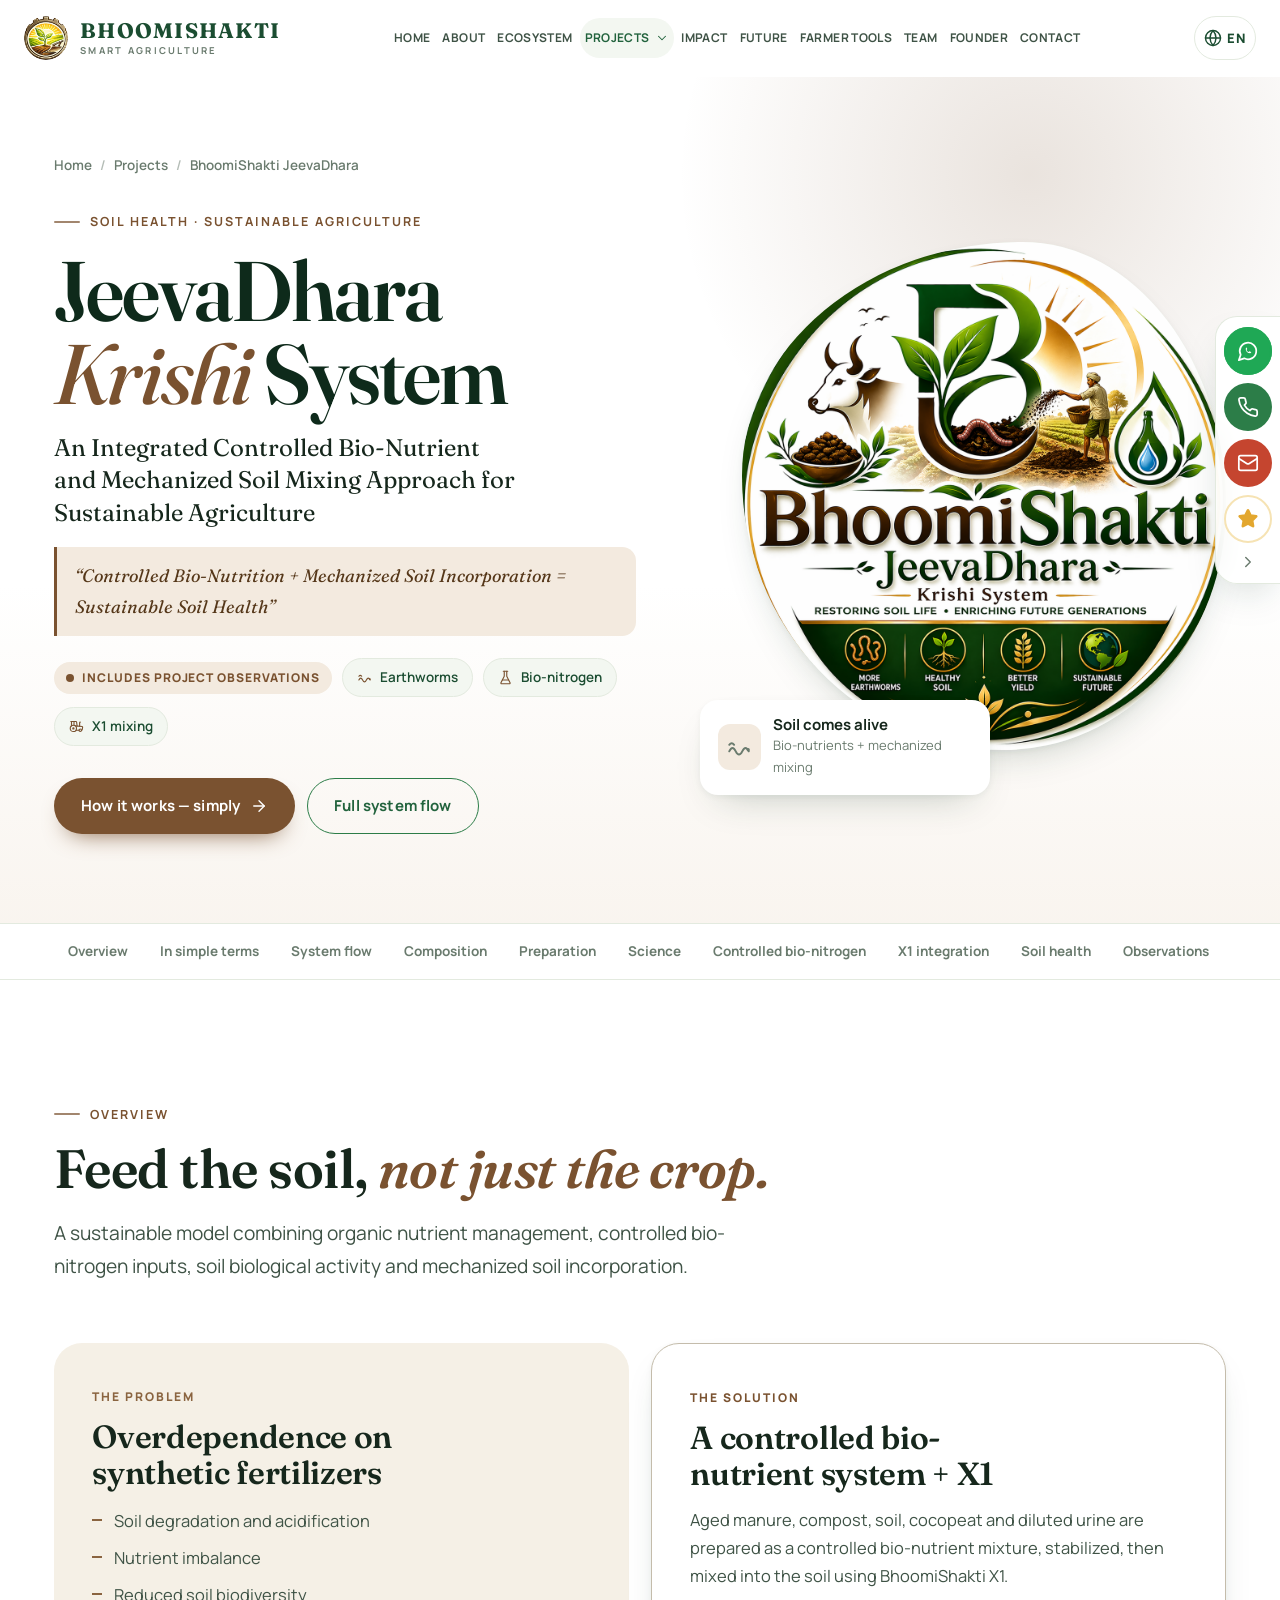
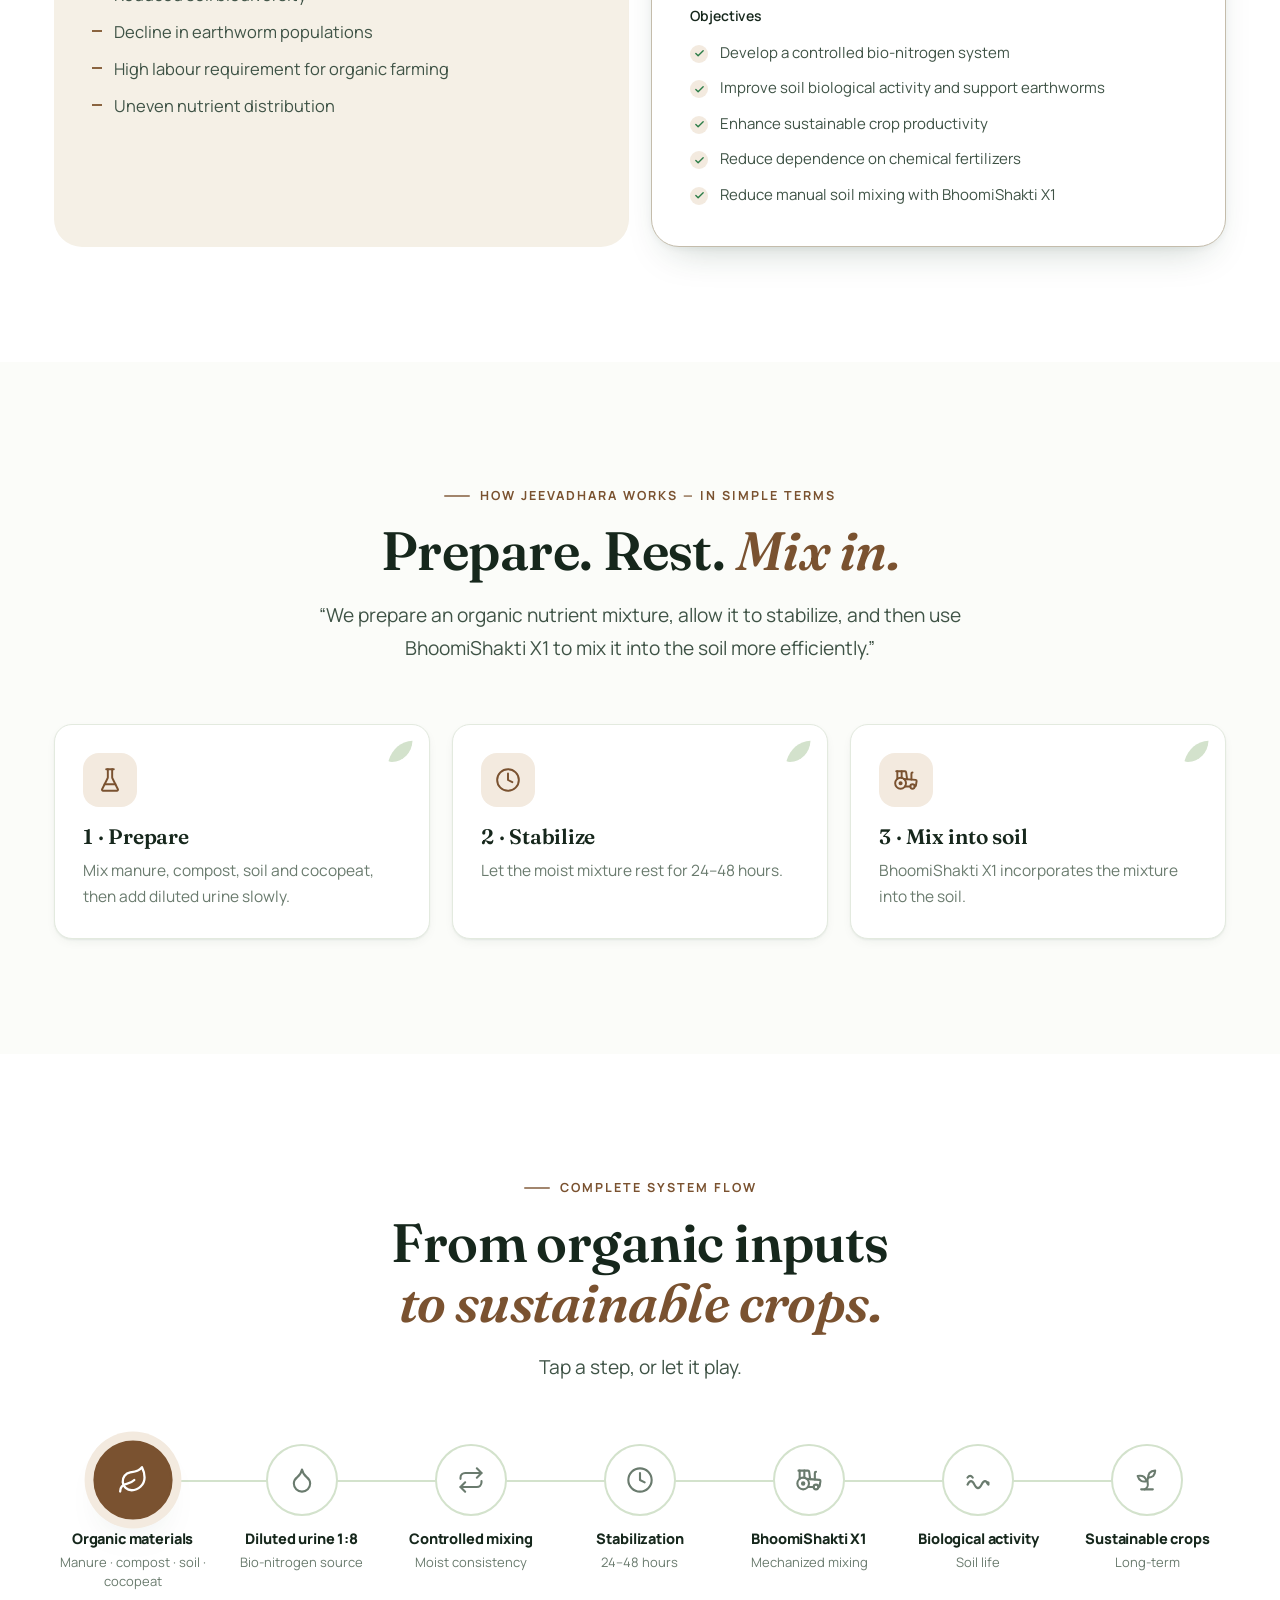
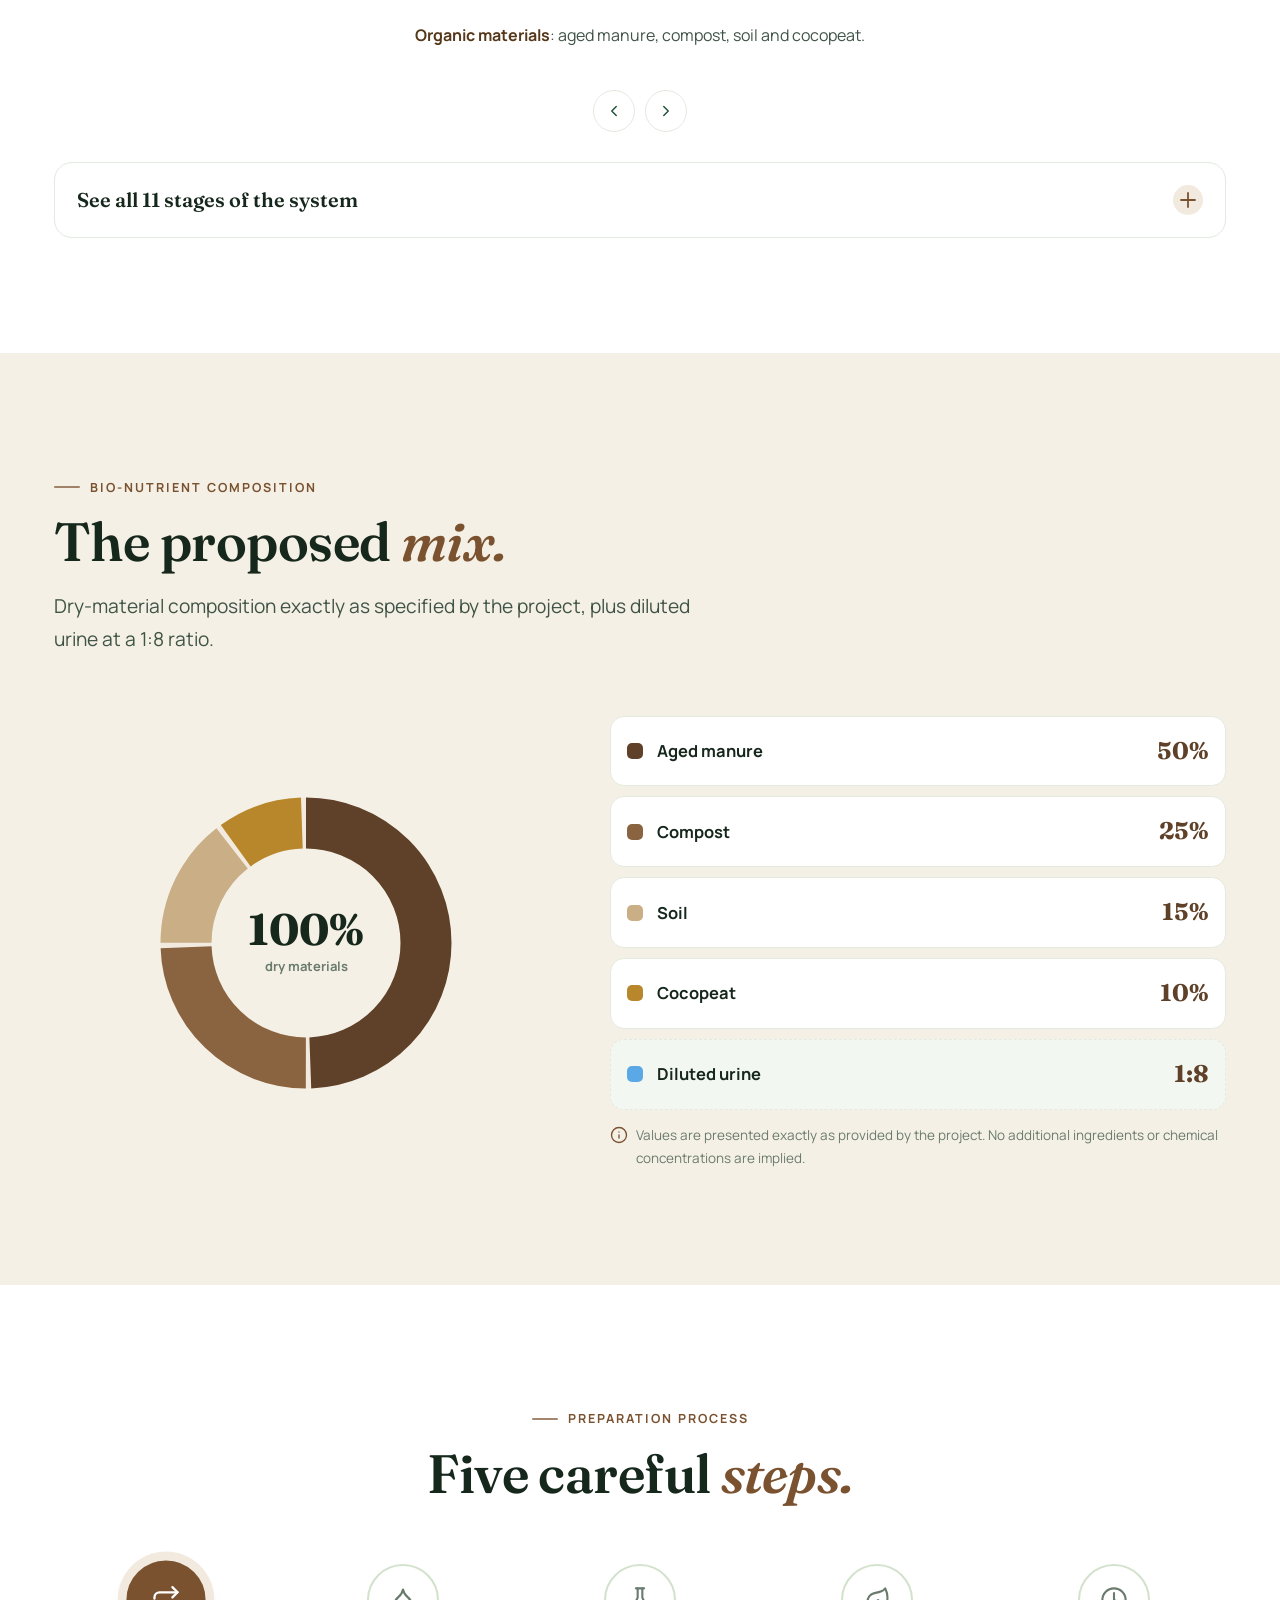
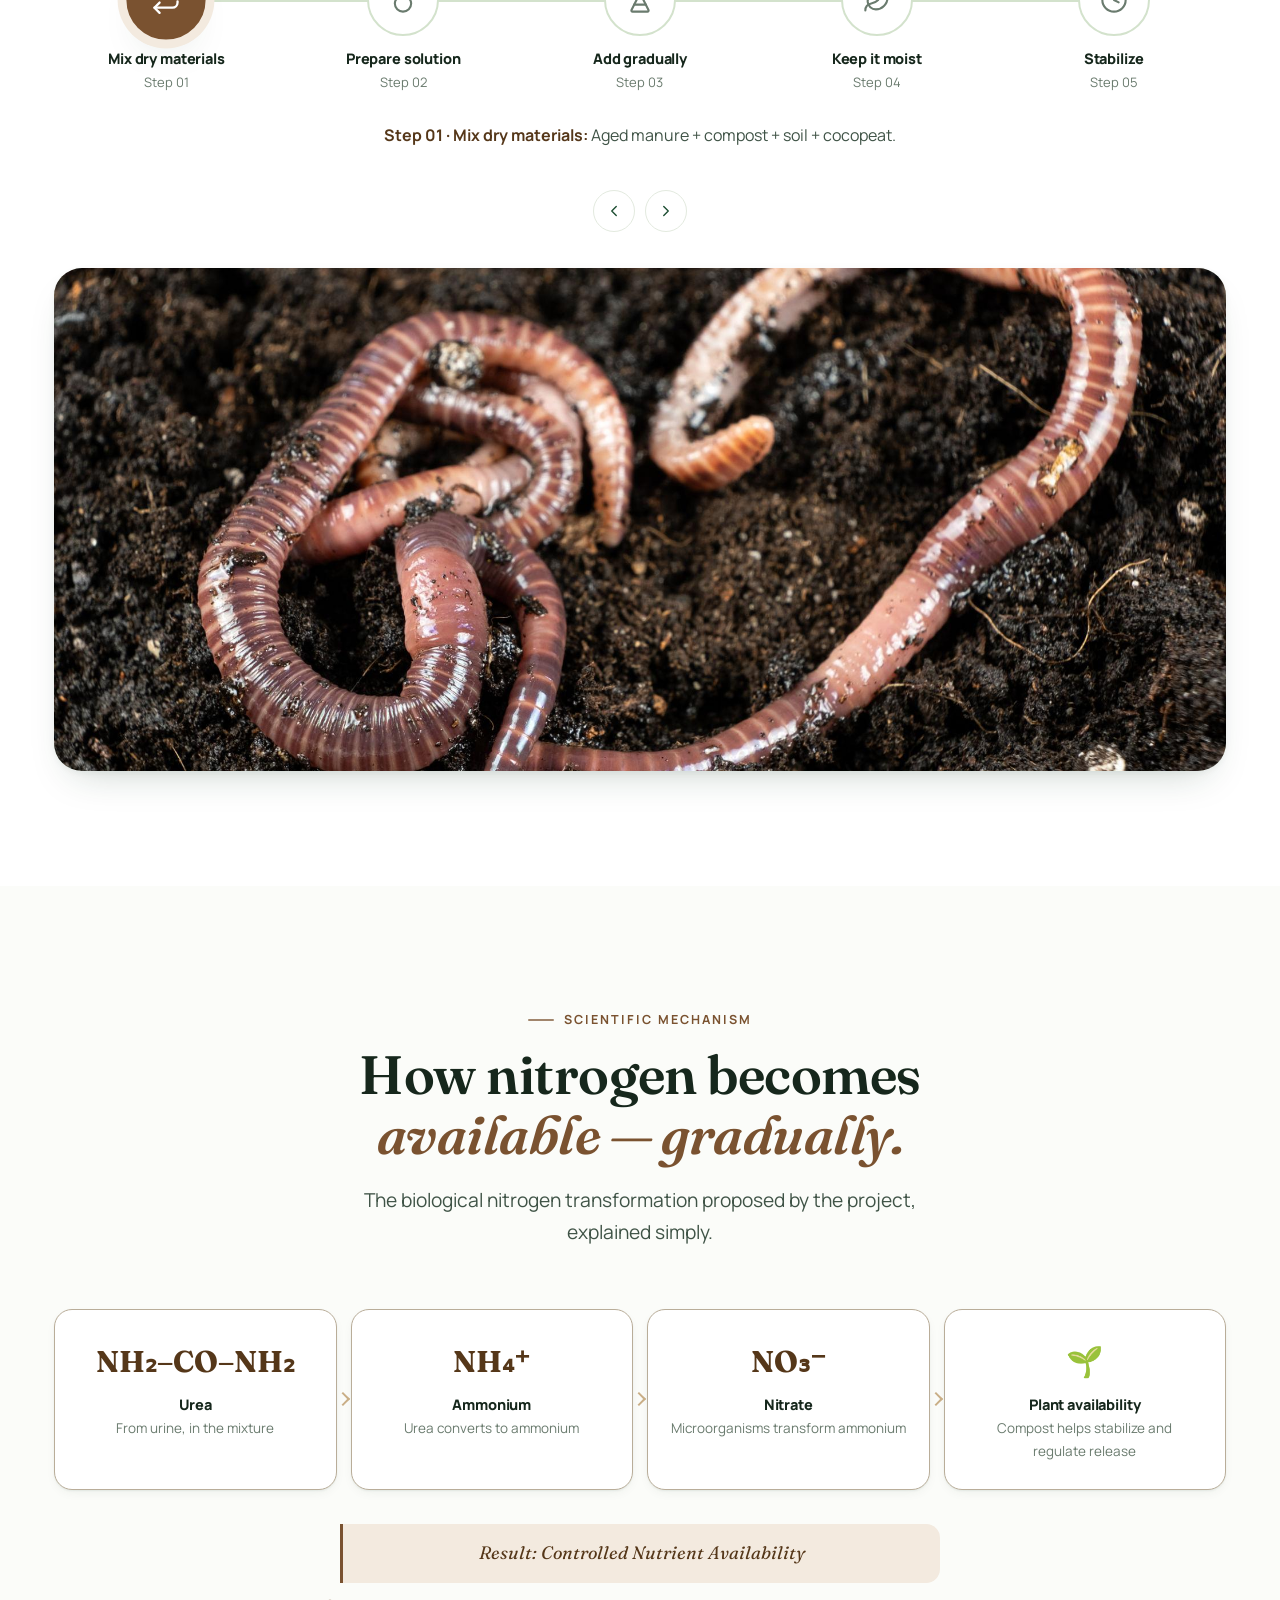
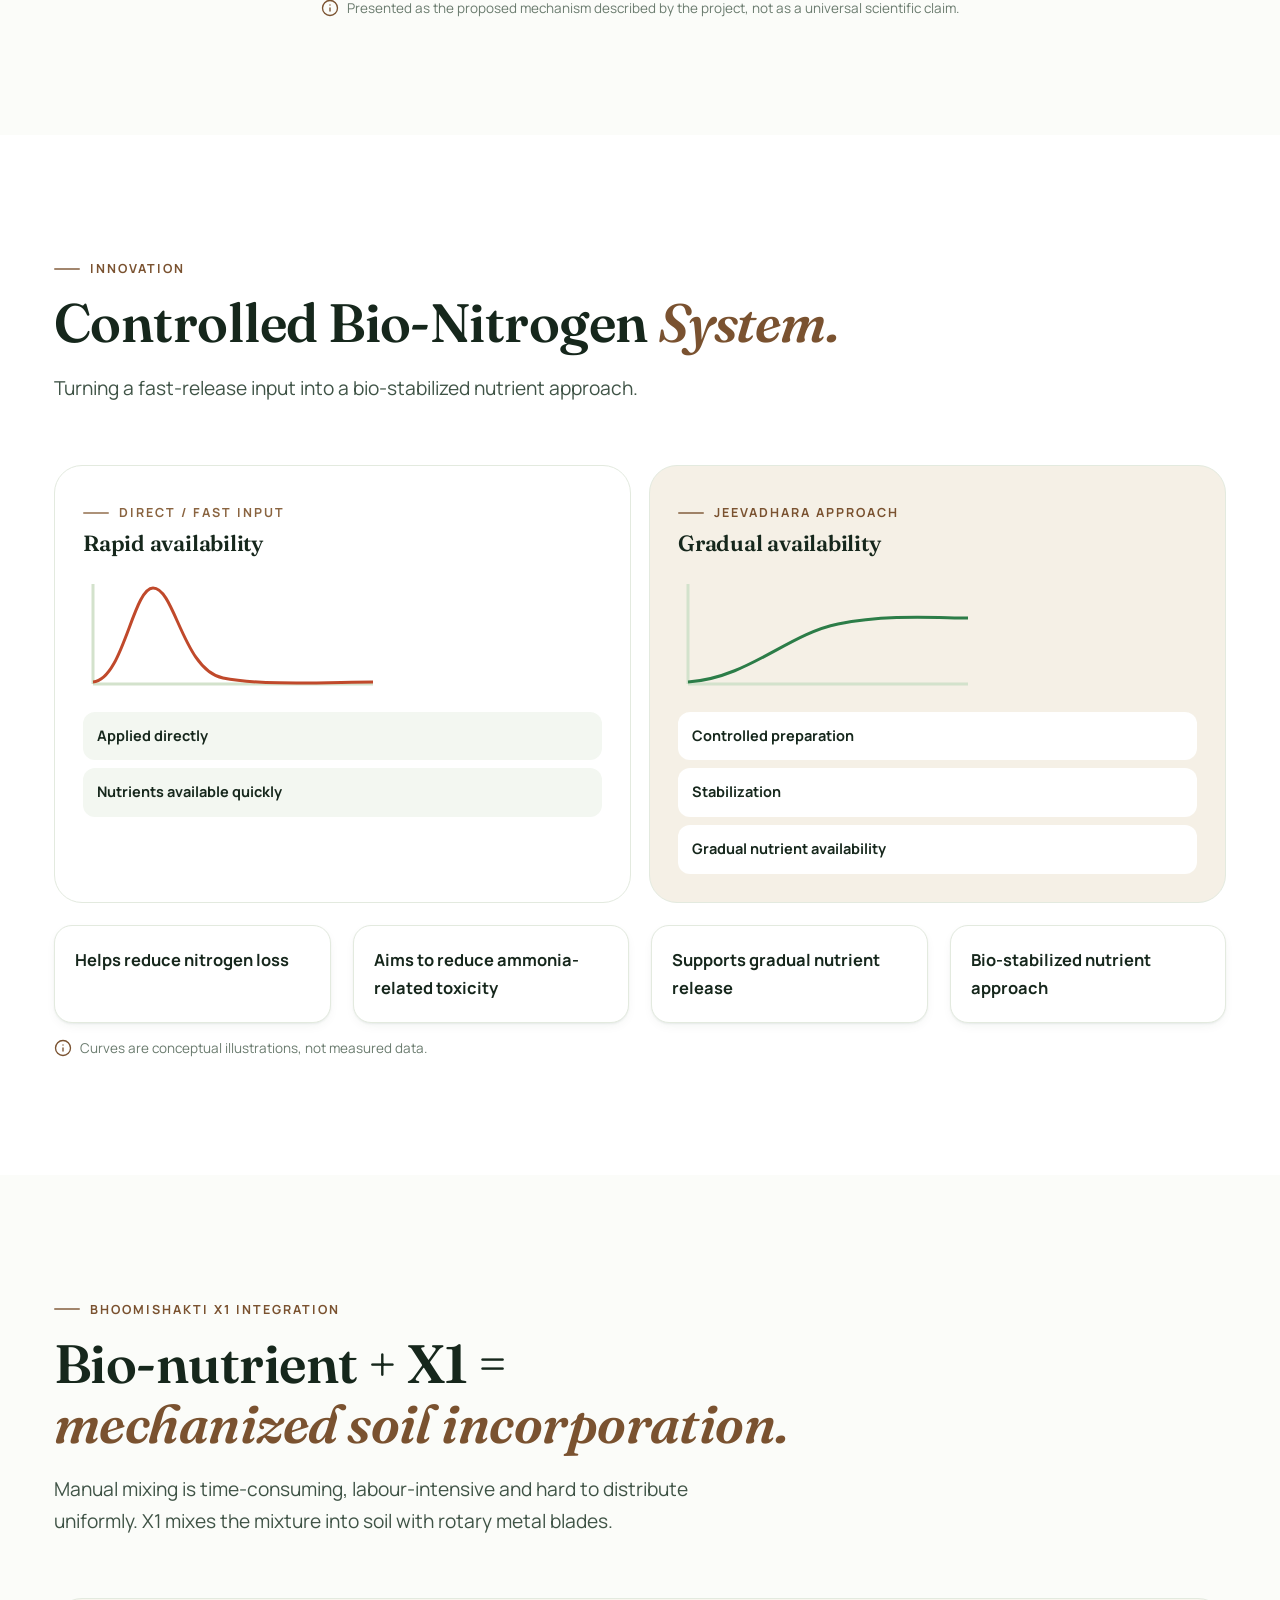
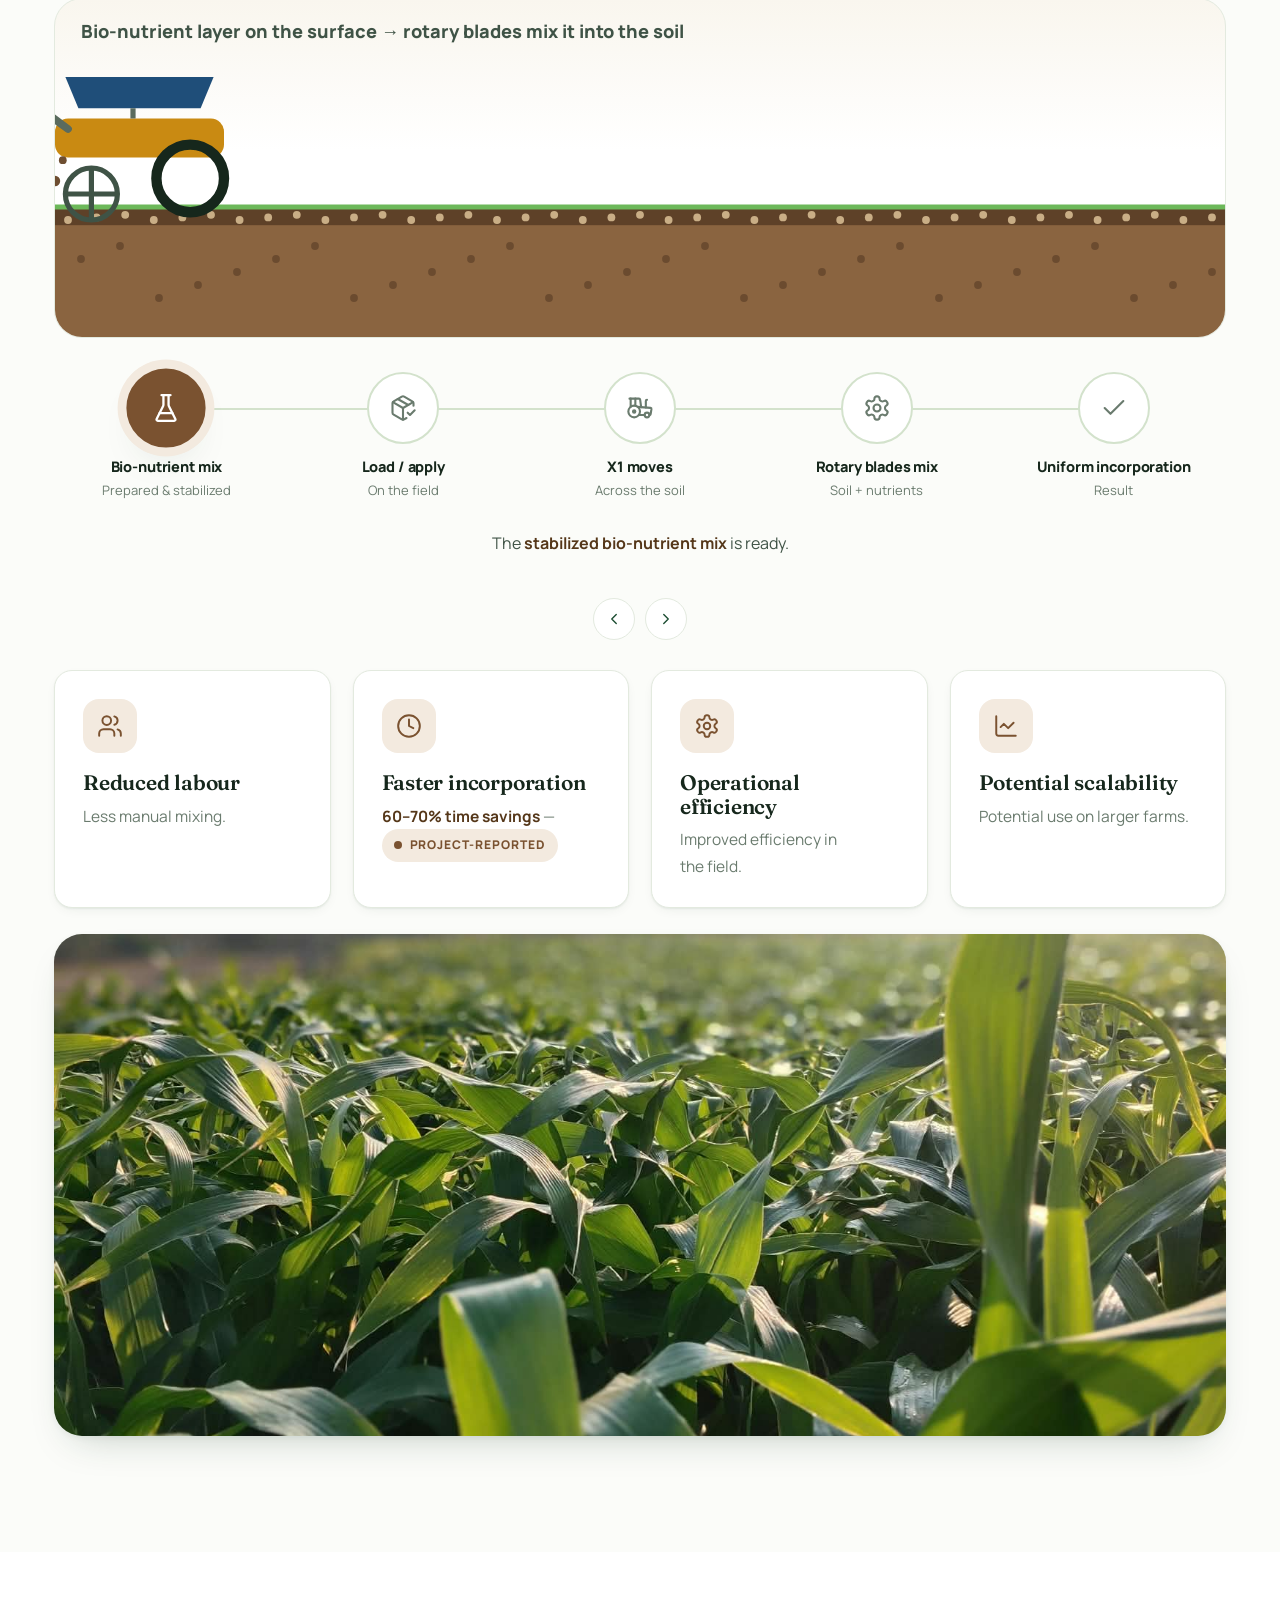
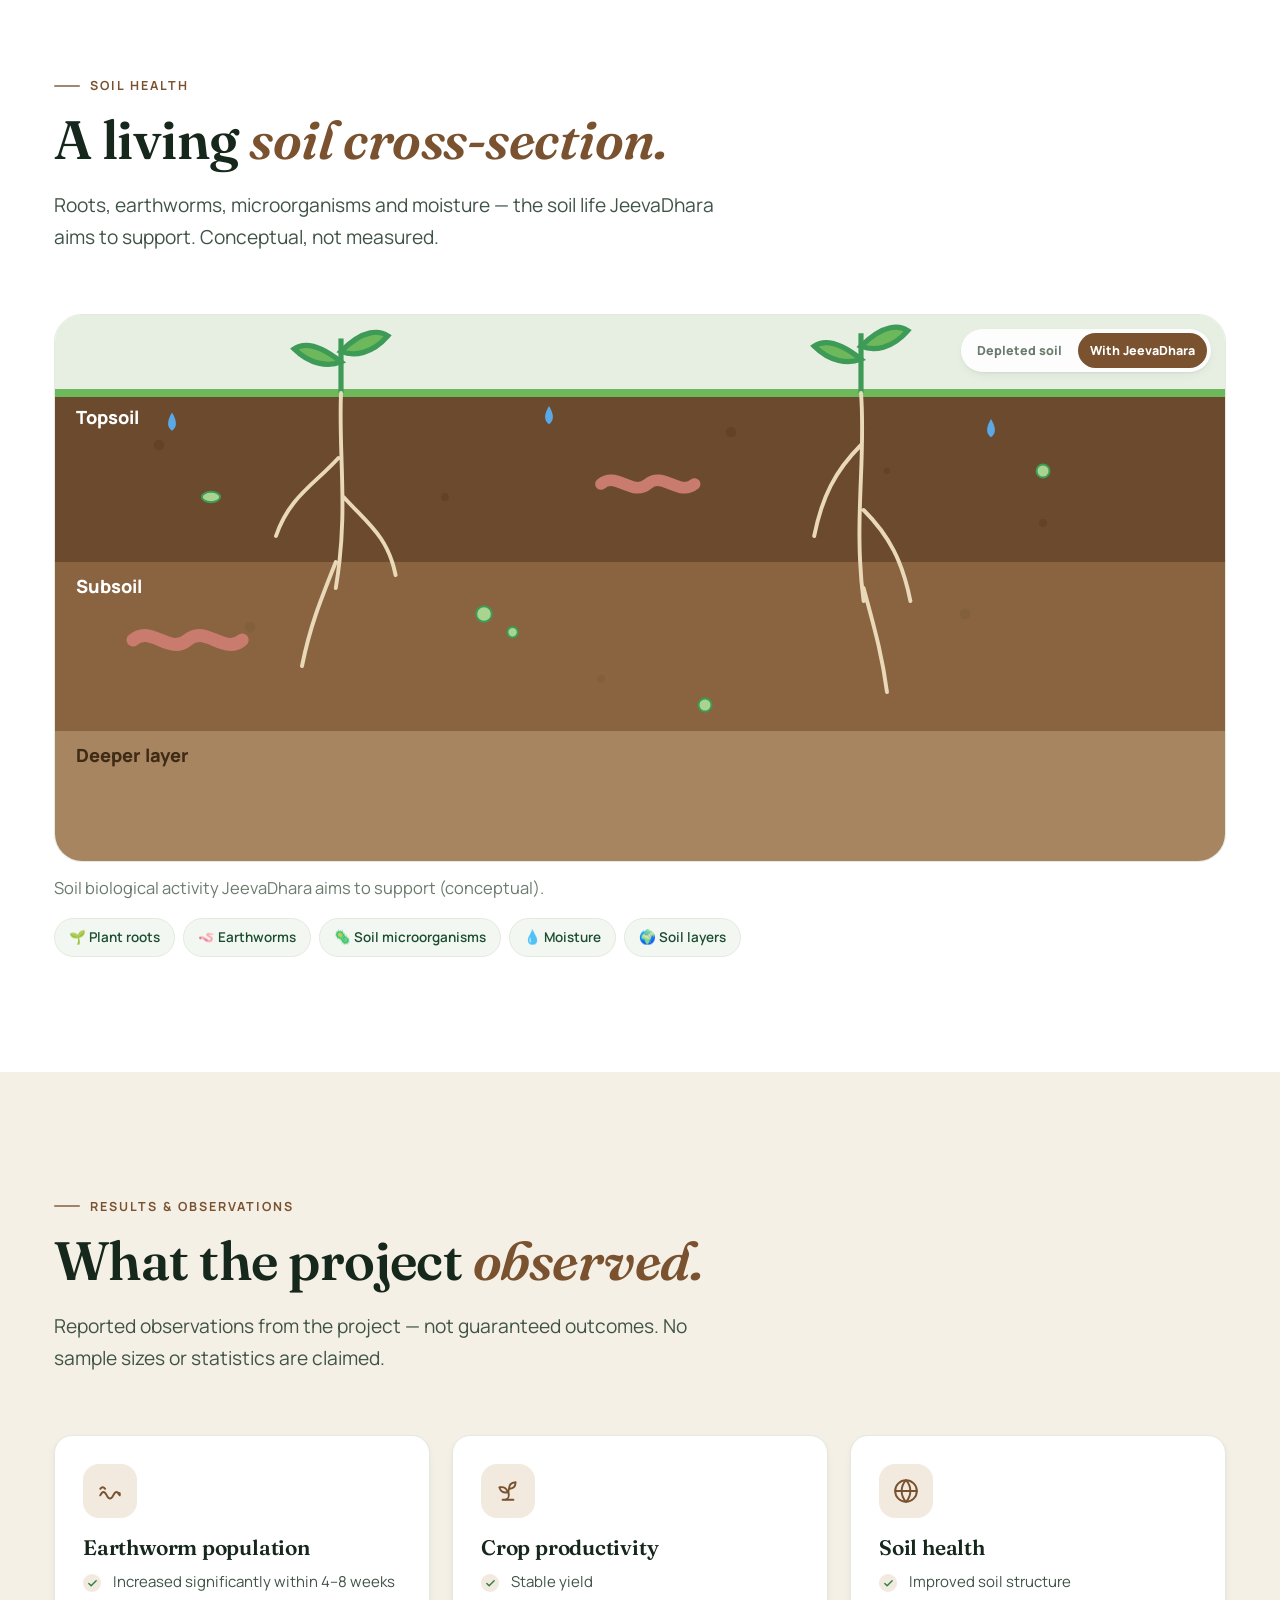
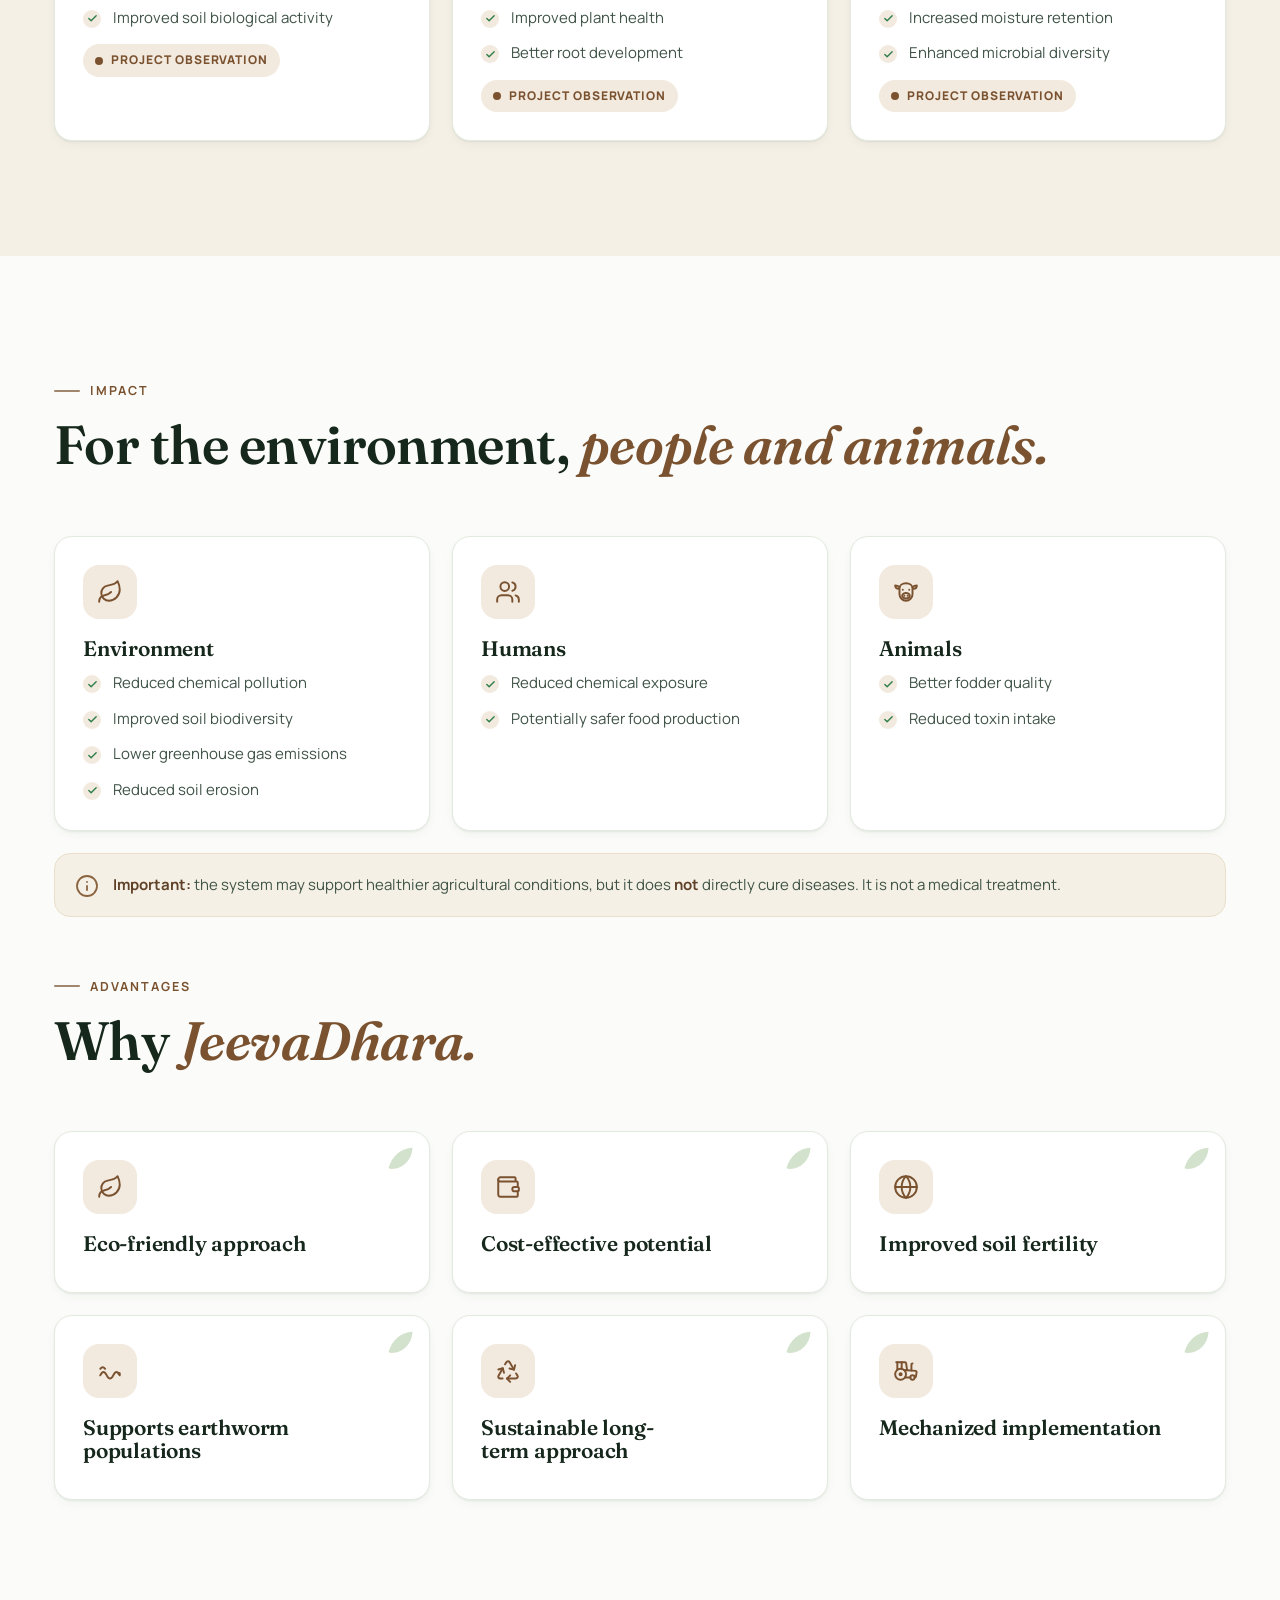
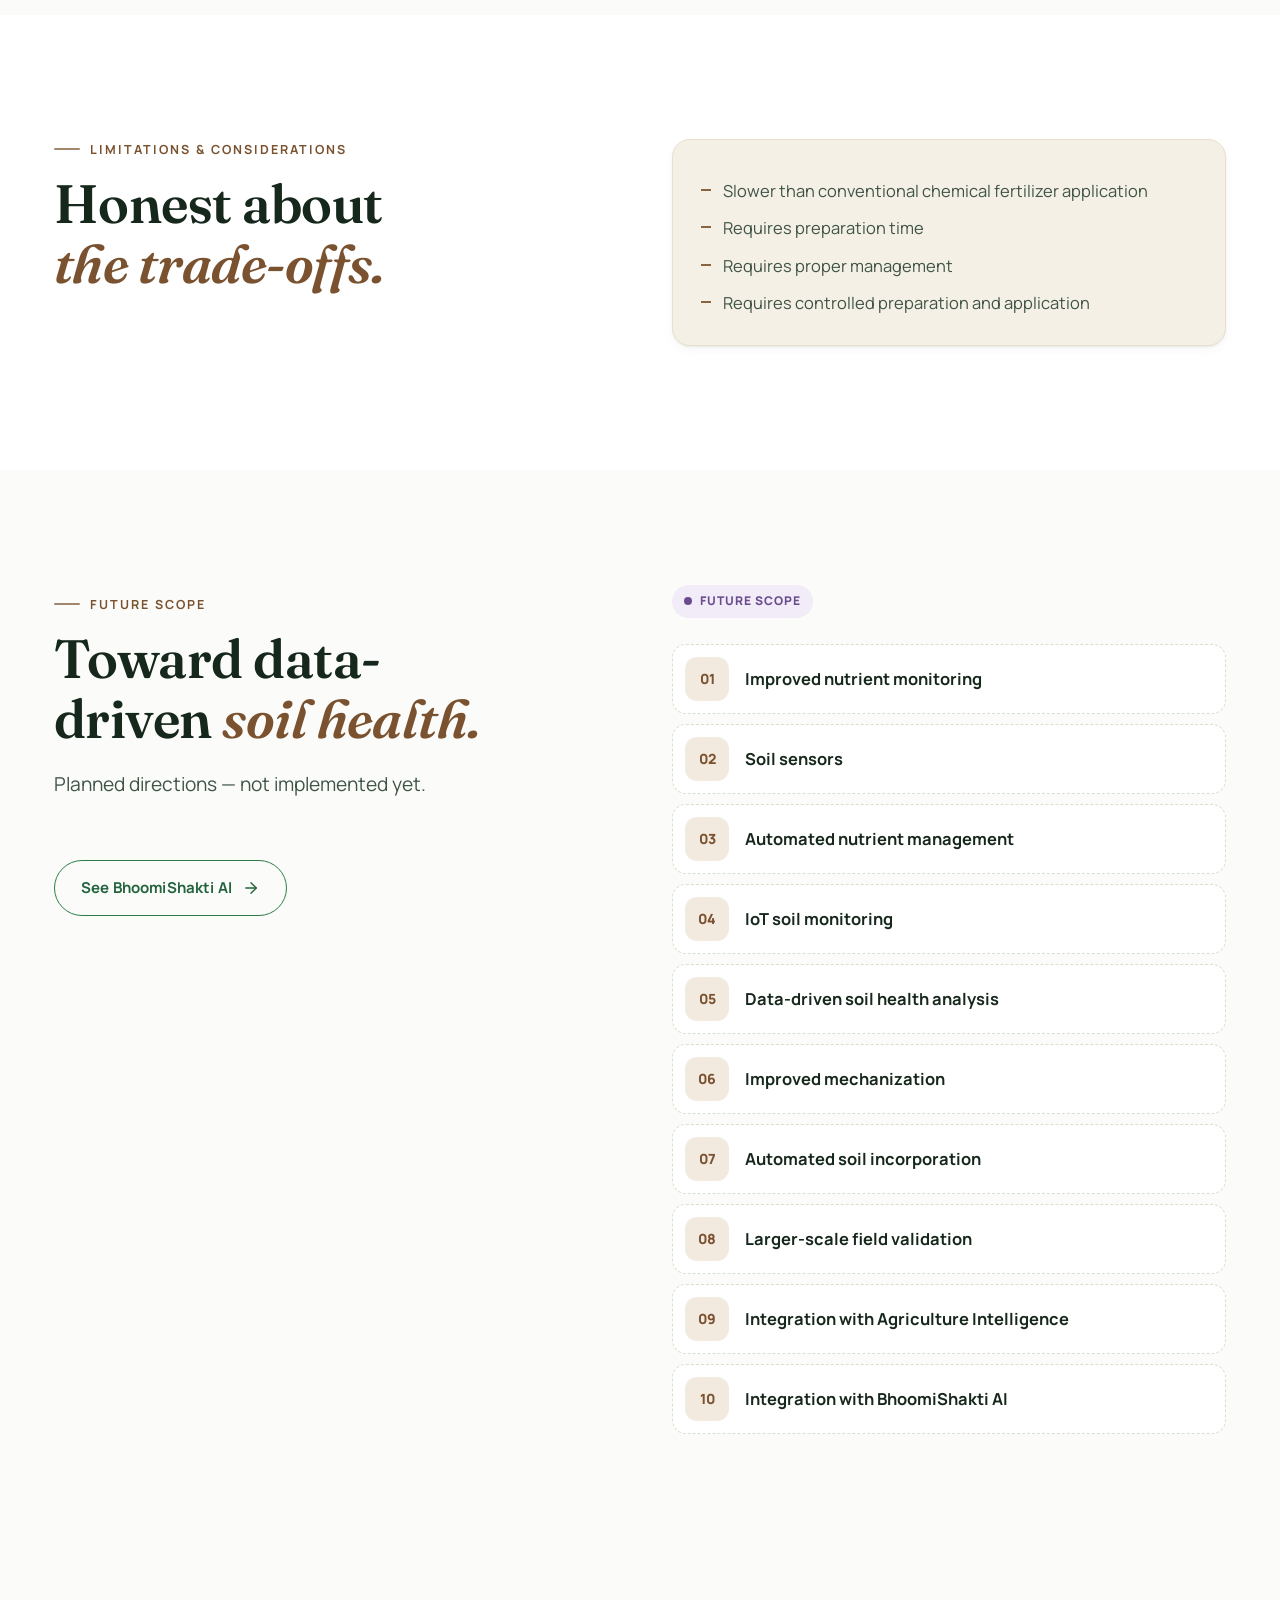
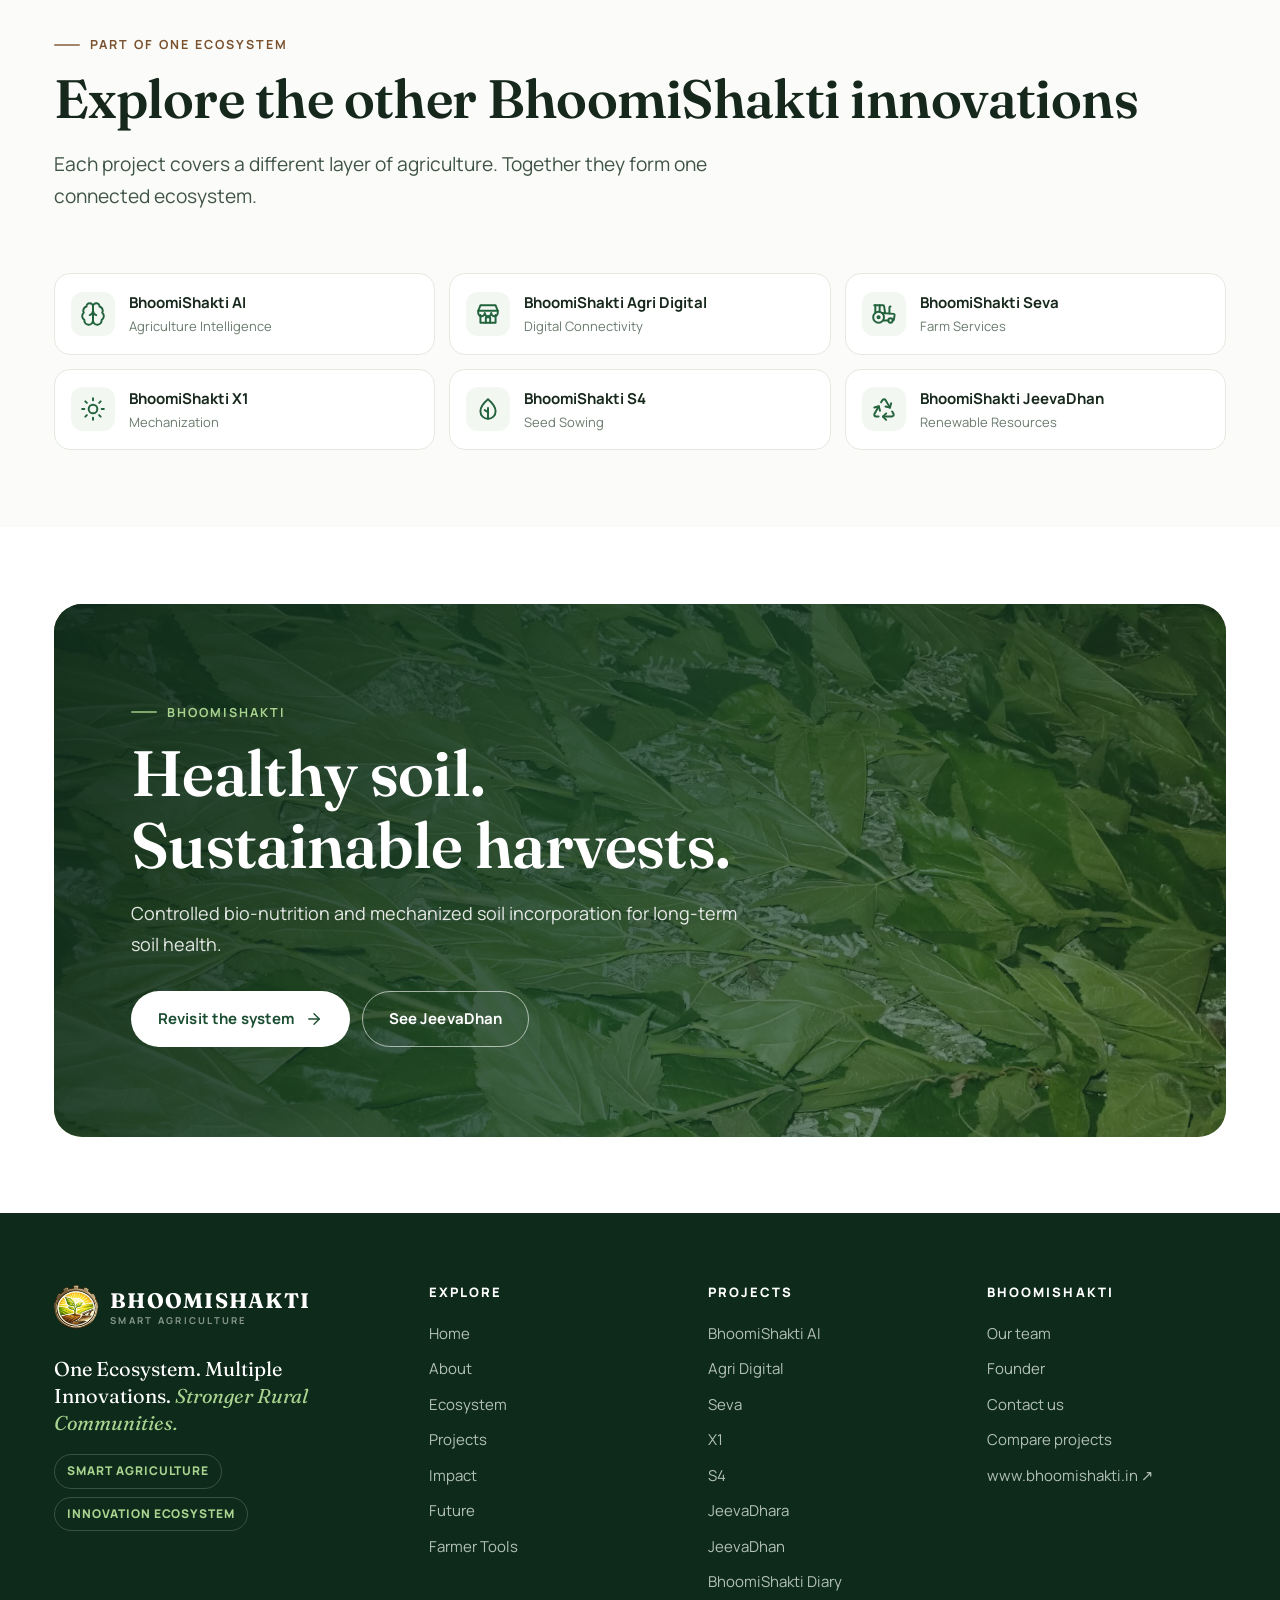
<file: jeevadhara.html>
<!DOCTYPE html>
<html lang="en" class="js-off">
<head>
  <!-- Google tag (gtag.js) -->
<script async src="https://www.googletagmanager.com/gtag/js?id=G-LCF8DMRQYF"></script>
<script>
  window.dataLayer = window.dataLayer || [];
  function gtag(){dataLayer.push(arguments);}
  gtag('js', new Date());

  gtag('config', 'G-LCF8DMRQYF');
</script>
<meta charset="UTF-8">
<meta name="viewport" content="width=device-width, initial-scale=1.0, viewport-fit=cover">
<title>BhoomiShakti JeevaDhara Krishi System — Soil Health</title>
<meta name="description" content="JeevaDhara Krishi System: a controlled bio-nutrient and mechanized soil mixing approach for sustainable agriculture, supported by BhoomiShakti X1.">
<link rel="canonical" href="https://www.bhoomishakti.in/jeevadhara.html">
<meta name="robots" content="index, follow">
<meta property="og:type" content="website">
<meta property="og:site_name" content="BhoomiShakti">
<meta property="og:title" content="BhoomiShakti JeevaDhara Krishi System — Soil Health">
<meta property="og:description" content="JeevaDhara Krishi System: a controlled bio-nutrient and mechanized soil mixing approach for sustainable agriculture, supported by BhoomiShakti X1.">
<meta property="og:url" content="https://www.bhoomishakti.in/jeevadhara.html">
<meta name="twitter:card" content="summary_large_image">
<meta name="twitter:title" content="BhoomiShakti JeevaDhara Krishi System — Soil Health">
<meta name="twitter:description" content="JeevaDhara Krishi System: a controlled bio-nutrient and mechanized soil mixing approach for sustainable agriculture, supported by BhoomiShakti X1.">
<script type="application/ld+json">{"@context": "https://schema.org", "@type": "BreadcrumbList", "itemListElement": [{"@type": "ListItem", "position": 1, "name": "Home", "item": "https://www.bhoomishakti.in/"}, {"@type": "ListItem", "position": 2, "name": "Projects", "item": "https://www.bhoomishakti.in/projects.html"}, {"@type": "ListItem", "position": 3, "name": "BhoomiShakti JeevaDhara", "item": "https://www.bhoomishakti.in/jeevadhara.html"}]}</script>
<meta name="theme-color" content="#FFFFFF">
<link rel="icon" type="image/png" href="assets/icons/favicon.png">
<link rel="preload" href="assets/fonts/fraunces.woff2" as="font" type="font/woff2" crossorigin>
<link rel="preload" href="assets/fonts/manrope.woff2" as="font" type="font/woff2" crossorigin>
<link rel="stylesheet" href="css/style.css">
</head>
<body class="theme-jeevadhara">
<a class="skip-link" href="#main">Skip to content</a>
<svg xmlns="http://www.w3.org/2000/svg" style="display:none" aria-hidden="true"><defs><symbol id="i-linkedin" viewBox="0 0 24 24"><path d="M16 8a6 6 0 0 1 6 6v7h-4v-7a2 2 0 0 0-4 0v7h-4v-7a6 6 0 0 1 6-6Z"/><rect x="2" y="9" width="4" height="12"/><circle cx="4" cy="4" r="2"/></symbol><symbol id="i-github" viewBox="0 0 24 24"><path d="M15 22v-4a4.8 4.8 0 0 0-1-3.5c3 0 6-2 6-5.5.08-1.25-.27-2.48-1-3.5.28-1.15.28-2.35 0-3.5 0 0-1 0-3 1.5-2.64-.5-5.36-.5-8 0C6 2 5 2 5 2c-.3 1.15-.3 2.35 0 3.5A5.4 5.4 0 0 0 4 9c0 3.5 3 5.5 6 5.5-.39.49-.68 1.05-.85 1.65-.17.6-.22 1.23-.15 1.85v4"/><path d="M9 18c-4.51 2-5-2-7-2"/></symbol><symbol id="i-quote" viewBox="0 0 24 24"><path d="M3 21c3 0 7-1 7-8V5c0-1.25-.76-2.02-2-2H4c-1.25 0-2 .75-2 1.97V11c0 1.25.75 2 2 2 1 0 1 0 1 1v1c0 1-1 2-2 2s-1 .01-1 1.03V20c0 1 0 1 1 1z"/><path d="M15 21c3 0 7-1 7-8V5c0-1.25-.76-2.02-2-2h-4c-1.25 0-2 .75-2 1.97V11c0 1.25.75 2 2 2h.75c0 2.25.25 4-2.75 4v3c0 1 0 1 1 1z"/></symbol><symbol id="i-external" viewBox="0 0 24 24"><path d="M15 3h6v6"/><path d="M10 14 21 3"/><path d="M18 13v6a2 2 0 0 1-2 2H5a2 2 0 0 1-2-2V8a2 2 0 0 1 2-2h6"/></symbol><symbol id="i-user" viewBox="0 0 24 24"><circle cx="12" cy="8" r="5"/><path d="M20 21a8 8 0 0 0-16 0"/></symbol><symbol id="i-leaf" viewBox="0 0 24 24"><path d="M11 20A7 7 0 0 1 9.8 6.1C15.5 5 17 4.48 19 2c1 2 2 4.18 2 8 0 5.5-4.78 10-10 10Z"/><path d="M2 21c0-3 1.85-5.36 5.08-6C9.5 14.52 12 13 13 12"/></symbol><symbol id="i-sprout" viewBox="0 0 24 24"><path d="M7 20h10"/><path d="M10 20c5.5-2.5.8-6.4 3-10"/><path d="M9.5 9.4c1.1.8 1.8 2.2 2.3 3.7-2 .4-3.5.4-4.8-.3-1.2-.6-2.3-1.9-3-4.2 2.8-.5 4.4 0 5.5.8z"/><path d="M14.1 6a7 7 0 0 0-1.1 4c1.9-.1 3.3-.6 4.3-1.4 1-1 1.6-2.3 1.7-4.6-2.7.1-4 1-4.9 2z"/></symbol><symbol id="i-brain" viewBox="0 0 24 24"><path d="M12 5a3 3 0 1 0-5.997.125 4 4 0 0 0-2.526 5.77 4 4 0 0 0 .556 6.588A4 4 0 1 0 12 18Z"/><path d="M12 5a3 3 0 1 1 5.997.125 4 4 0 0 1 2.526 5.77 4 4 0 0 1-.556 6.588A4 4 0 1 1 12 18Z"/><path d="M12 5v13"/><path d="M9 13a4.5 4.5 0 0 0 3-4"/><path d="M15 13a4.5 4.5 0 0 1-3-4"/></symbol><symbol id="i-store" viewBox="0 0 24 24"><path d="M3 9 5 4h14l2 5"/><path d="M3 9h18v2a3 3 0 0 1-6 0 3 3 0 0 1-6 0 3 3 0 0 1-6 0Z"/><path d="M5 13v7h14v-7"/><path d="M10 20v-5h4v5"/></symbol><symbol id="i-tractor" viewBox="0 0 24 24"><path d="m10 11 11 .9a1 1 0 0 1 .8 1.1l-.665 4.158a1 1 0 0 1-.988.842H20"/><path d="M16 18h-5"/><path d="M18 5a1 1 0 0 0-1 1v5.573"/><path d="M3 4h8.129a1 1 0 0 1 .99.863L13 11.246"/><path d="M4 11V4"/><path d="M8 10.1V4"/><circle cx="18" cy="18" r="2"/><circle cx="7" cy="15" r="5"/><circle cx="7" cy="15" r="1"/></symbol><symbol id="i-sun" viewBox="0 0 24 24"><circle cx="12" cy="12" r="4"/><path d="M12 2v2"/><path d="M12 20v2"/><path d="m4.93 4.93 1.41 1.41"/><path d="m17.66 17.66 1.41 1.41"/><path d="M2 12h2"/><path d="M20 12h2"/><path d="m6.34 17.66-1.41 1.41"/><path d="m19.07 4.93-1.41 1.41"/></symbol><symbol id="i-seed" viewBox="0 0 24 24"><path d="M12 21c-4 0-7-3-7-7 0-5 7-11 7-11s7 6 7 11c0 4-3 7-7 7Z"/><path d="M12 21V11"/><path d="M12 15l-3-2"/></symbol><symbol id="i-worm" viewBox="0 0 24 24"><path d="M3 16c2-4 4-4 6 0s4 4 6 0 4-4 6 0"/><circle cx="20.5" cy="14.5" r=".6" fill="currentColor"/><path d="M3 10c1.5-2 3-2 4.5 0"/></symbol><symbol id="i-recycle" viewBox="0 0 24 24"><path d="M7 19H4.815a1.83 1.83 0 0 1-1.57-.881 1.785 1.785 0 0 1-.004-1.784L7.196 9.5"/><path d="M11 19h8.203a1.83 1.83 0 0 0 1.556-.89 1.784 1.784 0 0 0 0-1.775l-1.226-2.12"/><path d="m14 16-3 3 3 3"/><path d="M8.293 13.596 7.196 9.5 3.1 10.598"/><path d="m9.344 5.811 1.093-1.892A1.83 1.83 0 0 1 11.985 3a1.784 1.784 0 0 1 1.546.888l3.943 6.843"/><path d="m13.378 9.633 4.096 1.098 1.097-4.096"/></symbol><symbol id="i-arrow" viewBox="0 0 24 24"><path d="M5 12h14"/><path d="m12 5 7 7-7 7"/></symbol><symbol id="i-arrow-down" viewBox="0 0 24 24"><path d="M12 5v14"/><path d="m19 12-7 7-7-7"/></symbol><symbol id="i-chevron" viewBox="0 0 24 24"><path d="m6 9 6 6 6-6"/></symbol><symbol id="i-chevron-left" viewBox="0 0 24 24"><path d="m15 18-6-6 6-6"/></symbol><symbol id="i-chevron-right" viewBox="0 0 24 24"><path d="m9 18 6-6-6-6"/></symbol><symbol id="i-up" viewBox="0 0 24 24"><path d="m18 15-6-6-6 6"/></symbol><symbol id="i-menu" viewBox="0 0 24 24"><path d="M4 6h16"/><path d="M4 12h16"/><path d="M4 18h16"/></symbol><symbol id="i-close" viewBox="0 0 24 24"><path d="M18 6 6 18"/><path d="m6 6 12 12"/></symbol><symbol id="i-plus" viewBox="0 0 24 24"><path d="M5 12h14"/><path d="M12 5v14"/></symbol><symbol id="i-check" viewBox="0 0 24 24"><path d="M20 6 9 17l-5-5"/></symbol><symbol id="i-users" viewBox="0 0 24 24"><path d="M16 21v-2a4 4 0 0 0-4-4H6a4 4 0 0 0-4 4v2"/><circle cx="9" cy="7" r="4"/><path d="M22 21v-2a4 4 0 0 0-3-3.87"/><path d="M16 3.13a4 4 0 0 1 0 7.75"/></symbol><symbol id="i-user-search" viewBox="0 0 24 24"><circle cx="10" cy="7" r="4"/><path d="M10.3 15H7a4 4 0 0 0-4 4v2"/><circle cx="17" cy="17" r="3"/><path d="m21 21-1.9-1.9"/></symbol><symbol id="i-search" viewBox="0 0 24 24"><circle cx="11" cy="11" r="8"/><path d="m21 21-4.3-4.3"/></symbol><symbol id="i-pin" viewBox="0 0 24 24"><path d="M20 10c0 5-5.5 10.2-7.4 11.8a1 1 0 0 1-1.2 0C9.5 20.2 4 15 4 10a8 8 0 0 1 16 0"/><circle cx="12" cy="10" r="3"/></symbol><symbol id="i-message" viewBox="0 0 24 24"><path d="M14 9a2 2 0 0 1-2 2H6l-4 4V4a2 2 0 0 1 2-2h8a2 2 0 0 1 2 2z"/><path d="M18 9h2a2 2 0 0 1 2 2v11l-4-4h-6a2 2 0 0 1-2-2v-1"/></symbol><symbol id="i-package" viewBox="0 0 24 24"><path d="m16 16 2 2 4-4"/><path d="M21 10V8a2 2 0 0 0-1-1.73l-7-4a2 2 0 0 0-2 0l-7 4A2 2 0 0 0 3 8v8a2 2 0 0 0 1 1.73l7 4a2 2 0 0 0 2 0l2-1.14"/><path d="m7.5 4.27 9 5.15"/><path d="M3.29 7 12 12l8.71-5"/><path d="M12 22V12"/></symbol><symbol id="i-megaphone" viewBox="0 0 24 24"><path d="m3 11 18-5v12L3 14v-3z"/><path d="M11.6 16.8a3 3 0 1 1-5.8-1.6"/></symbol><symbol id="i-cloud" viewBox="0 0 24 24"><path d="M12 2v2"/><path d="m4.93 4.93 1.41 1.41"/><path d="M20 12h2"/><path d="m19.07 4.93-1.41 1.41"/><path d="M15.947 12.65a4 4 0 0 0-5.925-4.128"/><path d="M13 22H7a5 5 0 1 1 4.9-6H13a3 3 0 0 1 0 6Z"/></symbol><symbol id="i-landmark" viewBox="0 0 24 24"><path d="M3 22h18"/><path d="M6 18v-7"/><path d="M10 18v-7"/><path d="M14 18v-7"/><path d="M18 18v-7"/><path d="M12 2 20 7H4z"/></symbol><symbol id="i-rupee" viewBox="0 0 24 24"><path d="M6 3h12"/><path d="M6 8h12"/><path d="m6 13 8.5 8"/><path d="M6 13h3"/><path d="M9 13c6.667 0 6.667-10 0-10"/></symbol><symbol id="i-calendar" viewBox="0 0 24 24"><rect width="18" height="18" x="3" y="4" rx="2"/><path d="M16 2v4"/><path d="M8 2v4"/><path d="M3 10h18"/><path d="M8 14h.01"/><path d="M12 14h.01"/><path d="M16 14h.01"/><path d="M8 18h.01"/><path d="M12 18h.01"/></symbol><symbol id="i-microscope" viewBox="0 0 24 24"><path d="M6 18h8"/><path d="M3 22h18"/><path d="M14 22a7 7 0 1 0 0-14h-1"/><path d="M9 14h2"/><path d="M9 12a2 2 0 0 1-2-2V6h6v4a2 2 0 0 1-2 2Z"/><path d="M12 6V3a1 1 0 0 0-1-1H9a1 1 0 0 0-1 1v3"/></symbol><symbol id="i-handshake" viewBox="0 0 24 24"><path d="m11 17 2 2a1 1 0 1 0 3-3"/><path d="m14 14 2.5 2.5a1 1 0 1 0 3-3l-3.88-3.88a3 3 0 0 0-4.24 0l-.88.88a1 1 0 1 1-3-3l2.81-2.81a5.79 5.79 0 0 1 7.06-.87l.47.28a2 2 0 0 0 1.42.25L21 4"/><path d="m21 3 1 11h-2"/><path d="M3 3 2 14l6.5 6.5a1 1 0 1 0 3-3"/><path d="M3 4h8"/></symbol><symbol id="i-shield" viewBox="0 0 24 24"><path d="M20 13c0 5-3.5 7.5-7.66 8.95a1 1 0 0 1-.67-.01C7.5 20.5 4 18 4 13V6a1 1 0 0 1 1-1c2 0 4.5-1.2 6.24-2.72a1.17 1.17 0 0 1 1.52 0C14.51 3.81 17 5 19 5a1 1 0 0 1 1 1z"/><path d="m9 12 2 2 4-4"/></symbol><symbol id="i-eye-off" viewBox="0 0 24 24"><path d="M10.733 5.076a10.744 10.744 0 0 1 11.205 6.575 1 1 0 0 1 0 .696 10.747 10.747 0 0 1-1.444 2.49"/><path d="M14.084 14.158a3 3 0 0 1-4.242-4.242"/><path d="M17.479 17.499a10.75 10.75 0 0 1-15.417-5.151 1 1 0 0 1 0-.696 10.75 10.75 0 0 1 4.446-5.143"/><path d="m2 2 20 20"/></symbol><symbol id="i-layers" viewBox="0 0 24 24"><path d="m12.83 2.18a2 2 0 0 0-1.66 0L2.6 6.08a1 1 0 0 0 0 1.83l8.58 3.91a2 2 0 0 0 1.66 0l8.58-3.9a1 1 0 0 0 0-1.83Z"/><path d="m22 17.65-9.17 4.16a2 2 0 0 1-1.66 0L2 17.65"/><path d="m22 12.65-9.17 4.16a2 2 0 0 1-1.66 0L2 12.65"/></symbol><symbol id="i-network" viewBox="0 0 24 24"><rect x="16" y="16" width="6" height="6" rx="1"/><rect x="2" y="16" width="6" height="6" rx="1"/><rect x="9" y="2" width="6" height="6" rx="1"/><path d="M5 16v-3a1 1 0 0 1 1-1h12a1 1 0 0 1 1 1v3"/><path d="M12 12V8"/></symbol><symbol id="i-globe" viewBox="0 0 24 24"><circle cx="12" cy="12" r="10"/><path d="M12 2a14.5 14.5 0 0 0 0 20 14.5 14.5 0 0 0 0-20"/><path d="M2 12h20"/></symbol><symbol id="i-server" viewBox="0 0 24 24"><rect width="20" height="8" x="2" y="2" rx="2"/><rect width="20" height="8" x="2" y="14" rx="2"/><path d="M6 6h.01"/><path d="M6 18h.01"/></symbol><symbol id="i-database" viewBox="0 0 24 24"><ellipse cx="12" cy="5" rx="9" ry="3"/><path d="M3 5v14a9 3 0 0 0 18 0V5"/><path d="M3 12a9 3 0 0 0 18 0"/></symbol><symbol id="i-code" viewBox="0 0 24 24"><path d="m16 18 6-6-6-6"/><path d="m8 6-6 6 6 6"/></symbol><symbol id="i-battery" viewBox="0 0 24 24"><rect x="2" y="7" width="16" height="10" rx="2"/><path d="M22 11v2"/><path d="M6 11v2"/><path d="M10 11v2"/></symbol><symbol id="i-zap" viewBox="0 0 24 24"><path d="M4 14a1 1 0 0 1-.78-1.63l9.9-10.2a.5.5 0 0 1 .86.46l-1.92 6.02A1 1 0 0 0 13 10h7a1 1 0 0 1 .78 1.63l-9.9 10.2a.5.5 0 0 1-.86-.46l1.92-6.02A1 1 0 0 0 11 14z"/></symbol><symbol id="i-cog" viewBox="0 0 24 24"><path d="M12.22 2h-.44a2 2 0 0 0-2 2v.18a2 2 0 0 1-1 1.73l-.43.25a2 2 0 0 1-2 0l-.15-.08a2 2 0 0 0-2.73.73l-.22.38a2 2 0 0 0 .73 2.73l.15.1a2 2 0 0 1 1 1.72v.51a2 2 0 0 1-1 1.74l-.15.09a2 2 0 0 0-.73 2.73l.22.38a2 2 0 0 0 2.73.73l.15-.08a2 2 0 0 1 2 0l.43.25a2 2 0 0 1 1 1.73V20a2 2 0 0 0 2 2h.44a2 2 0 0 0 2-2v-.18a2 2 0 0 1 1-1.73l.43-.25a2 2 0 0 1 2 0l.15.08a2 2 0 0 0 2.73-.73l.22-.39a2 2 0 0 0-.73-2.73l-.15-.08a2 2 0 0 1-1-1.74v-.5a2 2 0 0 1 1-1.74l.15-.09a2 2 0 0 0 .73-2.73l-.22-.38a2 2 0 0 0-2.73-.73l-.15.08a2 2 0 0 1-2 0l-.43-.25a2 2 0 0 1-1-1.73V4a2 2 0 0 0-2-2z"/><circle cx="12" cy="12" r="3"/></symbol><symbol id="i-wheel" viewBox="0 0 24 24"><circle cx="12" cy="12" r="9"/><circle cx="12" cy="12" r="2"/><path d="M12 3v7"/><path d="M12 14v7"/><path d="M3 12h7"/><path d="M14 12h7"/></symbol><symbol id="i-chain" viewBox="0 0 24 24"><path d="M9 17H7A5 5 0 0 1 7 7h2"/><path d="M15 7h2a5 5 0 1 1 0 10h-2"/><path d="M8 12h8"/></symbol><symbol id="i-blade" viewBox="0 0 24 24"><path d="M4 20 14 8l6-4-2 7-12 11"/><path d="M4 20h7"/></symbol><symbol id="i-panel" viewBox="0 0 24 24"><rect x="3" y="4" width="18" height="11" rx="1"/><path d="M3 9.5h18"/><path d="M9 4v11"/><path d="M15 4v11"/><path d="M12 15v5"/><path d="M8 20h8"/></symbol><symbol id="i-umbrella" viewBox="0 0 24 24"><path d="M22 12a10.06 10.06 0 0 0-20 0Z"/><path d="M12 12v8a2 2 0 0 0 4 0"/><path d="M12 2v1"/></symbol><symbol id="i-backpack" viewBox="0 0 24 24"><path d="M4 10a4 4 0 0 1 4-4h8a4 4 0 0 1 4 4v10a2 2 0 0 1-2 2H6a2 2 0 0 1-2-2Z"/><path d="M8 10h8"/><path d="M8 18h8"/><path d="M8 22v-6a2 2 0 0 1 2-2h4a2 2 0 0 1 2 2v6"/><path d="M9 6V4a2 2 0 0 1 2-2h2a2 2 0 0 1 2 2v2"/></symbol><symbol id="i-sliders" viewBox="0 0 24 24"><path d="M4 21v-7"/><path d="M4 10V3"/><path d="M12 21v-9"/><path d="M12 8V3"/><path d="M20 21v-5"/><path d="M20 12V3"/><path d="M2 14h4"/><path d="M10 8h4"/><path d="M18 16h4"/></symbol><symbol id="i-pipes" viewBox="0 0 24 24"><path d="M12 3v7"/><path d="M12 10 6 16v5"/><path d="m12 10 6 6v5"/></symbol><symbol id="i-vibrate" viewBox="0 0 24 24"><path d="m2 8 2 2-2 2 2 2-2 2"/><path d="m22 8-2 2 2 2-2 2 2 2"/><rect width="8" height="14" x="8" y="5" rx="1"/></symbol><symbol id="i-droplet" viewBox="0 0 24 24"><path d="M12 22a7 7 0 0 0 7-7c0-2-1-3.9-3-5.5s-3.5-4-4-6.5c-.5 2.5-2 4.9-4 6.5C6 11.1 5 13 5 15a7 7 0 0 0 7 7z"/></symbol><symbol id="i-flask" viewBox="0 0 24 24"><path d="M10 2v7.527a2 2 0 0 1-.211.896L4.72 20.55a1 1 0 0 0 .9 1.45h12.76a1 1 0 0 0 .9-1.45l-5.069-10.127A2 2 0 0 1 14 9.527V2"/><path d="M8.5 2h7"/><path d="M7 16h10"/></symbol><symbol id="i-factory" viewBox="0 0 24 24"><path d="M2 20a2 2 0 0 0 2 2h16a2 2 0 0 0 2-2V8l-7 5V8l-7 5V4a2 2 0 0 0-2-2H4a2 2 0 0 0-2 2Z"/><path d="M17 18h1"/><path d="M12 18h1"/><path d="M7 18h1"/></symbol><symbol id="i-flame" viewBox="0 0 24 24"><path d="M8.5 14.5A2.5 2.5 0 0 0 11 12c0-1.38-.5-2-1-3-1.072-2.143-.224-4.054 2-6 .5 2.5 2 4.9 4 6.5 2 1.6 3 3.5 3 5.5a7 7 0 1 1-14 0c0-1.153.433-2.294 1-3a2.5 2.5 0 0 0 2.5 2.5z"/></symbol><symbol id="i-cow" viewBox="0 0 24 24"><path d="M5 9c-1.5 0-3-1-3-3 2 0 3 .5 4 1.5"/><path d="M19 9c1.5 0 3-1 3-3-2 0-3 .5-4 1.5"/><path d="M6 8.5C6 6 8.5 4 12 4s6 2 6 4.5V14a6 6 0 0 1-12 0Z"/><ellipse cx="12" cy="15.5" rx="3.5" ry="2.5"/><path d="M10.5 15.5h.01"/><path d="M13.5 15.5h.01"/><path d="M9 10h.01"/><path d="M15 10h.01"/></symbol><symbol id="i-truck" viewBox="0 0 24 24"><path d="M14 18V6a2 2 0 0 0-2-2H4a2 2 0 0 0-2 2v11a1 1 0 0 0 1 1h2"/><path d="M15 18H9"/><path d="M19 18h2a1 1 0 0 0 1-1v-3.65a1 1 0 0 0-.22-.624l-3.48-4.35A1 1 0 0 0 17.52 8H14"/><circle cx="17" cy="18" r="2"/><circle cx="7" cy="18" r="2"/></symbol><symbol id="i-drone" viewBox="0 0 24 24"><circle cx="5" cy="5" r="2.5"/><circle cx="19" cy="5" r="2.5"/><circle cx="5" cy="19" r="2.5"/><circle cx="19" cy="19" r="2.5"/><path d="M7 7l3 3"/><path d="m17 7-3 3"/><path d="m7 17 3-3"/><path d="m17 17-3-3"/><rect x="10" y="10" width="4" height="4" rx="1"/></symbol><symbol id="i-digger" viewBox="0 0 24 24"><path d="M2 18h12"/><circle cx="4.5" cy="18" r="2.5"/><circle cx="11.5" cy="18" r="2.5"/><path d="M3 15V11h6l2 4"/><path d="M9 11 14 5l5 3-2 4h-3"/><path d="M19 8v5"/></symbol><symbol id="i-water" viewBox="0 0 24 24"><path d="M2 6c.6.5 1.2 1 2.5 1C7 7 7 5 9.5 5c2.6 0 2.4 2 5 2 2.5 0 2.5-2 5-2 1.3 0 1.9.5 2.5 1"/><path d="M2 12c.6.5 1.2 1 2.5 1 2.5 0 2.5-2 5-2 2.6 0 2.4 2 5 2 2.5 0 2.5-2 5-2 1.3 0 1.9.5 2.5 1"/><path d="M2 18c.6.5 1.2 1 2.5 1 2.5 0 2.5-2 5-2 2.6 0 2.4 2 5 2 2.5 0 2.5-2 5-2 1.3 0 1.9.5 2.5 1"/></symbol><symbol id="i-phone" viewBox="0 0 24 24"><rect width="14" height="20" x="5" y="2" rx="2"/><path d="M12 18h.01"/></symbol><symbol id="i-star" viewBox="0 0 24 24"><path d="M11.525 2.295a.53.53 0 0 1 .95 0l2.31 4.679a2.12 2.12 0 0 0 1.595 1.16l5.166.756a.53.53 0 0 1 .294.904l-3.736 3.638a2.12 2.12 0 0 0-.611 1.878l.882 5.14a.53.53 0 0 1-.771.56l-4.618-2.428a2.12 2.12 0 0 0-1.973 0L6.396 21.01a.53.53 0 0 1-.77-.56l.881-5.139a2.12 2.12 0 0 0-.611-1.879L2.16 9.795a.53.53 0 0 1 .294-.906l5.165-.755a2.12 2.12 0 0 0 1.597-1.16z"/></symbol><symbol id="i-info" viewBox="0 0 24 24"><circle cx="12" cy="12" r="10"/><path d="M12 16v-4"/><path d="M12 8h.01"/></symbol><symbol id="i-mic" viewBox="0 0 24 24"><path d="M12 2a3 3 0 0 0-3 3v7a3 3 0 0 0 6 0V5a3 3 0 0 0-3-3Z"/><path d="M19 10v2a7 7 0 0 1-14 0v-2"/><path d="M12 19v3"/></symbol><symbol id="i-languages" viewBox="0 0 24 24"><path d="m5 8 6 6"/><path d="m4 14 6-6 2-3"/><path d="M2 5h12"/><path d="M7 2h1"/><path d="m22 22-5-10-5 10"/><path d="M14 18h6"/></symbol><symbol id="i-satellite" viewBox="0 0 24 24"><path d="M13 7 9 3 5 7l4 4"/><path d="m17 11 4 4-4 4-4-4"/><path d="m8 12 4 4 6-6-4-4Z"/><path d="m16 8 3-3"/><path d="M9 21a6 6 0 0 0-6-6"/></symbol><symbol id="i-chart" viewBox="0 0 24 24"><path d="M3 3v16a2 2 0 0 0 2 2h16"/><path d="m19 9-5 5-4-4-3 3"/></symbol><symbol id="i-wallet" viewBox="0 0 24 24"><path d="M19 7V4a1 1 0 0 0-1-1H5a2 2 0 0 0 0 4h15a1 1 0 0 1 1 1v4h-3a2 2 0 0 0 0 4h3a1 1 0 0 0 1-1v-2a1 1 0 0 0-1-1"/><path d="M3 5v14a2 2 0 0 0 2 2h15a1 1 0 0 0 1-1v-4"/></symbol><symbol id="i-rocket" viewBox="0 0 24 24"><path d="M4.5 16.5c-1.5 1.26-2 5-2 5s3.74-.5 5-2c.71-.84.7-2.13-.09-2.91a2.18 2.18 0 0 0-2.91-.09z"/><path d="m12 15-3-3a22 22 0 0 1 2-3.95A12.88 12.88 0 0 1 22 2c0 2.72-.78 7.5-6 11a22.35 22.35 0 0 1-4 2z"/><path d="M9 12H4s.55-3.03 2-4c1.62-1.08 5 0 5 0"/><path d="M12 15v5s3.03-.55 4-2c1.08-1.62 0-5 0-5"/></symbol><symbol id="i-building" viewBox="0 0 24 24"><path d="M6 22V4a2 2 0 0 1 2-2h8a2 2 0 0 1 2 2v18Z"/><path d="M6 12H4a2 2 0 0 0-2 2v6a2 2 0 0 0 2 2h2"/><path d="M18 9h2a2 2 0 0 1 2 2v9a2 2 0 0 1-2 2h-2"/><path d="M10 6h4"/><path d="M10 10h4"/><path d="M10 14h4"/><path d="M10 18h4"/></symbol><symbol id="i-target" viewBox="0 0 24 24"><circle cx="12" cy="12" r="10"/><circle cx="12" cy="12" r="6"/><circle cx="12" cy="12" r="2"/></symbol><symbol id="i-badge" viewBox="0 0 24 24"><path d="M3.85 8.62a4 4 0 0 1 4.78-4.77 4 4 0 0 1 6.74 0 4 4 0 0 1 4.78 4.78 4 4 0 0 1 0 6.74 4 4 0 0 1-4.77 4.78 4 4 0 0 1-6.75 0 4 4 0 0 1-4.78-4.77 4 4 0 0 1 0-6.76Z"/><path d="m9 12 2 2 4-4"/></symbol><symbol id="i-clock" viewBox="0 0 24 24"><circle cx="12" cy="12" r="10"/><path d="M12 6v6l4 2"/></symbol><symbol id="i-activity" viewBox="0 0 24 24"><path d="M22 12h-2.48a2 2 0 0 0-1.93 1.46l-2.35 8.36a.25.25 0 0 1-.48 0L9.24 2.18a.25.25 0 0 0-.48 0l-2.35 8.36A2 2 0 0 1 4.49 12H2"/></symbol><symbol id="i-wifi" viewBox="0 0 24 24"><path d="M12 20h.01"/><path d="M2 8.82a15 15 0 0 1 20 0"/><path d="M5 12.859a10 10 0 0 1 14 0"/><path d="M8.5 16.429a5 5 0 0 1 7 0"/></symbol><symbol id="i-compass" viewBox="0 0 24 24"><circle cx="12" cy="12" r="10"/><path d="m16.24 7.76-1.804 5.411a2 2 0 0 1-1.265 1.265L7.76 16.24l1.804-5.411a2 2 0 0 1 1.265-1.265z"/></symbol><symbol id="i-sparkles" viewBox="0 0 24 24"><path d="M9.937 15.5A2 2 0 0 0 8.5 14.063l-6.135-1.582a.5.5 0 0 1 0-.962L8.5 9.936A2 2 0 0 0 9.937 8.5l1.582-6.135a.5.5 0 0 1 .963 0L14.063 8.5A2 2 0 0 0 15.5 9.937l6.135 1.581a.5.5 0 0 1 0 .964L15.5 14.063a2 2 0 0 0-1.437 1.437l-1.582 6.135a.5.5 0 0 1-.963 0z"/></symbol><symbol id="i-book" viewBox="0 0 24 24"><path d="M12 7v14"/><path d="M3 18a1 1 0 0 1-1-1V4a1 1 0 0 1 1-1h5a4 4 0 0 1 4 4 4 4 0 0 1 4-4h5a1 1 0 0 1 1 1v13a1 1 0 0 1-1 1h-6a3 3 0 0 0-3 3 3 3 0 0 0-3-3z"/></symbol><symbol id="i-scale" viewBox="0 0 24 24"><path d="m16 16 3-8 3 8c-.87.65-1.92 1-3 1s-2.13-.35-3-1Z"/><path d="m2 16 3-8 3 8c-.87.65-1.92 1-3 1s-2.13-.35-3-1Z"/><path d="M7 21h10"/><path d="M12 3v18"/><path d="M3 7h2c2 0 5-1 7-2 2 1 5 2 7 2h2"/></symbol><symbol id="i-help" viewBox="0 0 24 24"><circle cx="12" cy="12" r="10"/><path d="M9.09 9a3 3 0 0 1 5.83 1c0 2-3 3-3 3"/><path d="M12 17h.01"/></symbol><symbol id="i-thumbs" viewBox="0 0 24 24"><path d="M7 10v12"/><path d="M15 5.88 14 10h5.83a2 2 0 0 1 1.92 2.56l-2.33 8A2 2 0 0 1 17.5 22H4a2 2 0 0 1-2-2v-8a2 2 0 0 1 2-2h2.76a2 2 0 0 0 1.79-1.11L12 2a3.13 3.13 0 0 1 3 3.88Z"/></symbol><symbol id="i-mountain" viewBox="0 0 24 24"><path d="m8 3 4 8 5-5 5 15H2L8 3z"/></symbol><symbol id="i-repeat" viewBox="0 0 24 24"><path d="m17 2 4 4-4 4"/><path d="M3 11v-1a4 4 0 0 1 4-4h14"/><path d="m7 22-4-4 4-4"/><path d="M21 13v1a4 4 0 0 1-4 4H3"/></symbol><symbol id="i-clipboard" viewBox="0 0 24 24"><rect width="8" height="4" x="8" y="2" rx="1" ry="1"/><path d="M16 4h2a2 2 0 0 1 2 2v14a2 2 0 0 1-2 2H6a2 2 0 0 1-2-2V6a2 2 0 0 1 2-2h2"/><path d="M12 11h4"/><path d="M12 16h4"/><path d="M8 11h.01"/><path d="M8 16h.01"/></symbol><symbol id="i-lock" viewBox="0 0 24 24"><rect width="18" height="11" x="3" y="11" rx="2" ry="2"/><path d="M7 11V7a5 5 0 0 1 10 0v4"/></symbol><symbol id="i-test" viewBox="0 0 24 24"><path d="M9 2v17.5A2.5 2.5 0 0 1 6.5 22A2.5 2.5 0 0 1 4 19.5V2"/><path d="M20 2v17.5a2.5 2.5 0 0 1-2.5 2.5a2.5 2.5 0 0 1-2.5-2.5V2"/><path d="M3 2h7"/><path d="M14 2h7"/><path d="M9 16H4"/><path d="M20 16h-5"/></symbol><symbol id="i-wrench" viewBox="0 0 24 24"><path d="M14.7 6.3a1 1 0 0 0 0 1.4l1.6 1.6a1 1 0 0 0 1.4 0l3.77-3.77a6 6 0 0 1-7.94 7.94l-6.91 6.91a2.12 2.12 0 0 1-3-3l6.91-6.91a6 6 0 0 1 7.94-7.94l-3.76 3.76z"/></symbol><symbol id="i-hammer" viewBox="0 0 24 24"><path d="m15 12-8.373 8.373a1 1 0 1 1-3-3L12 9"/><path d="m18 15 4-4"/><path d="m21.5 11.5-1.914-1.914A2 2 0 0 1 19 8.172V7l-2.26-2.26a6 6 0 0 0-4.202-1.756L9 2.96l.92.82A6.18 6.18 0 0 1 12 8.4V10l2 2h1.172a2 2 0 0 1 1.414.586L18.5 14.5"/></symbol><symbol id="i-heart" viewBox="0 0 24 24"><path d="M19 14c1.49-1.46 3-3.21 3-5.5A5.5 5.5 0 0 0 16.5 3c-1.76 0-3 .5-4.5 2-1.5-1.5-2.74-2-4.5-2A5.5 5.5 0 0 0 2 8.5c0 2.3 1.5 4.05 3 5.5l7 7Z"/></symbol><symbol id="i-wind" viewBox="0 0 24 24"><path d="M12.8 19.6A2 2 0 1 0 14 16H2"/><path d="M17.5 8a2.5 2.5 0 1 1 2 4H2"/><path d="M9.8 4.4A2 2 0 1 1 11 8H2"/></symbol><symbol id="i-microbe" viewBox="0 0 24 24"><circle cx="12" cy="12" r="5"/><path d="M12 7V3"/><path d="M12 21v-4"/><path d="M7 12H3"/><path d="M21 12h-4"/><path d="m8.5 8.5-2.8-2.8"/><path d="m18.3 18.3-2.8-2.8"/><path d="m15.5 8.5 2.8-2.8"/><path d="m5.7 18.3 2.8-2.8"/></symbol><symbol id="i-plant" viewBox="0 0 24 24"><path d="M12 22V12"/><path d="M12 12C12 7 8 5 3 5c0 5 3 7 9 7Z"/><path d="M12 14c0-4 3-6 8-6 0 4-3 6-8 6Z"/></symbol><symbol id="i-mail" viewBox="0 0 24 24"><rect width="20" height="16" x="2" y="4" rx="2"/><path d="m22 7-8.97 5.7a1.94 1.94 0 0 1-2.06 0L2 7"/></symbol></defs></svg>

<header class="site-header">
  <nav class="container nav" aria-label="Main">
    <a class="brand" href="index.html" aria-label="BhoomiShakti home">
      <!-- IMAGE: BhoomiShakti logo emblem (navigation).
      Use the official circular BhoomiShakti emblem (gear, sprout, sun, field) as a transparent PNG or SVG.
      Purpose: brand recognition on every page. -->
      <img src="assets/images/bhoomishakti-logo.png" alt="BhoomiShakti emblem" width="44" height="44">
      <span class="brand-word">BHOOMISHAKTI<small>SMART AGRICULTURE</small></span>
    </a>
    <ul class="nav-links">
      <li><a class="nav-link" href="index.html#home">Home</a></li>
      <li><a class="nav-link" href="index.html#about">About</a></li>
      <li><a class="nav-link" href="index.html#ecosystem">Ecosystem</a></li>
      <li class="dropdown">
        <button class="nav-link active" type="button" aria-expanded="false" aria-haspopup="true">Projects <svg class="ico caret" aria-hidden="true"><use href="#i-chevron"></use></svg></button>
        <div class="dropdown-menu" role="menu">
          <a href="ai.html"><span class="dm-dot"><svg class="ico" aria-hidden="true"><use href="#i-brain"></use></svg></span><span><b>BhoomiShakti AI</b><span class="dm-sub">Agriculture intelligence & procurement</span></span></a><a href="agri-digital.html"><span class="dm-dot"><svg class="ico" aria-hidden="true"><use href="#i-store"></use></svg></span><span><b>BhoomiShakti Agri Digital</b><span class="dm-sub">Farmers ↔ businesses, products & services</span></span></a><a href="seva.html"><span class="dm-dot"><svg class="ico" aria-hidden="true"><use href="#i-tractor"></use></svg></span><span><b>BhoomiShakti Seva</b><span class="dm-sub">Machinery, labour & transport booking</span></span></a><a href="x1.html"><span class="dm-dot"><svg class="ico" aria-hidden="true"><use href="#i-sun"></use></svg></span><span><b>BhoomiShakti X1</b><span class="dm-sub">Solar-assisted ploughing machine</span></span></a><a href="s4.html"><span class="dm-dot"><svg class="ico" aria-hidden="true"><use href="#i-seed"></use></svg></span><span><b>BhoomiShakti S4</b><span class="dm-sub">Portable solar seed sower</span></span></a><a href="jeevadhara.html" aria-current="page"><span class="dm-dot"><svg class="ico" aria-hidden="true"><use href="#i-worm"></use></svg></span><span><b>BhoomiShakti JeevaDhara</b><span class="dm-sub">Bio-nutrients & soil mixing</span></span></a><a href="jeevadhan.html"><span class="dm-dot"><svg class="ico" aria-hidden="true"><use href="#i-recycle"></use></svg></span><span><b>BhoomiShakti JeevaDhan</b><span class="dm-sub">Biomass, energy & circular economy</span></span></a><a href="bhoomishakti-diary.html"><span class="dm-dot"><svg class="ico" aria-hidden="true"><use href="#i-book"></use></svg></span><span><b>BhoomiShakti Diary</b><span class="dm-sub">Farm records app · product concept</span></span></a>
          <a class="dm-all" href="projects.html">View all projects &amp; compare <svg class="ico" aria-hidden="true"><use href="#i-arrow"></use></svg></a>
        </div>
      </li>
      <li><a class="nav-link" href="index.html#impact">Impact</a></li>
      <li><a class="nav-link" href="index.html#future">Future</a></li>
      <li><a class="nav-link nav-tools" href="farmer-tools.html">Farmer Tools</a></li>
      <li><a class="nav-link" href="team.html">Team</a></li>
      <li><a class="nav-link" href="founder.html">Founder</a></li>
      <li><a class="nav-link" href="contact.html">Contact</a></li>
    </ul>
    <div class="nav-cta">
      <a class="btn btn-primary" href="index.html#ecosystem">Explore Ecosystem</a>
      <button class="burger" type="button" aria-label="Open menu" aria-expanded="false" aria-controls="mobile-nav"><svg class="ico" aria-hidden="true"><use href="#i-menu"></use></svg></button>
    </div>
  </nav>
</header>

<div class="mobile-nav" id="mobile-nav" aria-hidden="true" role="dialog" aria-modal="true" aria-label="Menu">
  <div class="mobile-nav-top">
    <a class="brand" href="index.html">
      <!-- IMAGE: BhoomiShakti logo emblem (mobile menu). Use the official circular BhoomiShakti emblem as a transparent PNG/SVG. Purpose: brand recognition inside the mobile menu. -->
      <img src="assets/images/bhoomishakti-logo.png" alt="" width="44" height="44"><span class="brand-word">BHOOMISHAKTI<small>SMART AGRICULTURE</small></span></a>
    <button class="burger mobile-close" type="button" aria-label="Close menu" style="display:grid"><svg class="ico" aria-hidden="true"><use href="#i-close"></use></svg></button>
  </div>
  <a class="m-link" href="index.html#home">Home <span>01</span></a>
  <a class="m-link" href="index.html#about">About <span>02</span></a>
  <a class="m-link" href="index.html#ecosystem">Ecosystem <span>03</span></a>
  <a class="m-link" href="projects.html">Projects <span>04</span></a>
  <a class="m-link" href="index.html#impact">Impact <span>05</span></a>
  <a class="m-link" href="index.html#future">Future <span>06</span></a>
  <a class="m-link" href="farmer-tools.html">Farmer Tools <span>07</span></a>
  <a class="m-link" href="team.html">Team <span>08</span></a>
  <a class="m-link" href="founder.html">Founder <span>09</span></a>
  <a class="m-link" href="contact.html">Contact <span>10</span></a>
  <div class="m-projects"><a href="ai.html">AI</a><a href="agri-digital.html">Agri Digital</a><a href="seva.html">Seva</a><a href="x1.html">X1</a><a href="s4.html">S4</a><a href="jeevadhara.html">JeevaDhara</a><a href="jeevadhan.html">JeevaDhan</a><a href="bhoomishakti-diary.html">Diary</a></div>
  <a class="btn btn-primary" href="index.html#ecosystem">Explore Ecosystem <svg class="ico" aria-hidden="true"><use href="#i-arrow"></use></svg></a>
</div>
<main id="main"><section class="p-hero" id="top" aria-labelledby="p-title">
  <div class="sun-glow" aria-hidden="true"></div>
  <div class="leaf-layer" data-leaves="10" data-leaf-tone="earth" aria-hidden="true"></div>
  <div class="container">
    <nav class="crumbs reveal" aria-label="Breadcrumb"><a href="index.html">Home</a><span class="sep">/</span><a href="projects.html">Projects</a><span class="sep">/</span><span aria-current="page">BhoomiShakti JeevaDhara</span></nav>
    <div class="p-hero-grid">
      <div>
        <span class="eyebrow reveal">Soil Health · Sustainable Agriculture</span>
        <h1 class="p-title reveal" id="p-title">JeevaDhara <span class="accent">Krishi</span> System</h1>
        <p class="p-sub reveal">An Integrated Controlled Bio-Nutrient and Mechanized Soil Mixing Approach for Sustainable Agriculture</p>
        <p class="p-tagline reveal">“Controlled Bio-Nutrition + Mechanized Soil Incorporation = Sustainable Soil Health”</p>
        <div class="p-meta reveal"><span class="status status-observation">Includes project observations</span><span class="chip"><svg class="ico" aria-hidden="true"><use href="#i-worm"></use></svg>Earthworms</span><span class="chip"><svg class="ico" aria-hidden="true"><use href="#i-flask"></use></svg>Bio-nitrogen</span><span class="chip"><svg class="ico" aria-hidden="true"><use href="#i-tractor"></use></svg>X1 mixing</span></div>
        <div class="btn-row reveal"><a class="btn btn-accent" href="#simple">How it works — simply <svg class="ico" aria-hidden="true"><use href="#i-arrow"></use></svg></a><a class="btn btn-outline" href="#system">Full system flow</a></div>
      </div>
      <div class="p-visual reveal scale">
        <div class="frame blob">
<!-- IMAGE: JEEVADHARA HERO — Use a high-quality agricultural soil / crop image representing sustainable farming (dark healthy soil, young crops). Purpose: communicate soil life and sustainability. -->
<img src="assets/images/bhoomishakti-jeevadhara-krishi-system.png" alt="Healthy agricultural field representing sustainable soil" loading="eager" decoding="async"></div>
        <div class="p-badge"><span class="icon-bubble"><svg class="ico" aria-hidden="true"><use href="#i-worm"></use></svg></span><span><b>Soil comes alive</b><span>Bio-nutrients + mechanized mixing</span></span></div>
      </div>
    </div>
  </div>
</section><nav class="subnav" aria-label="On this page"><div class="container"><ul><li><a href="#overview">Overview</a></li><li><a href="#simple">In simple terms</a></li><li><a href="#system">System flow</a></li><li><a href="#composition">Composition</a></li><li><a href="#preparation">Preparation</a></li><li><a href="#science">Science</a></li><li><a href="#controlled">Controlled bio-nitrogen</a></li><li><a href="#x1">X1 integration</a></li><li><a href="#soil">Soil health</a></li><li><a href="#observations">Observations</a></li><li><a href="#impact">Impact</a></li><li><a href="#limitations">Limitations</a></li><li><a href="#future">Future scope</a></li></ul></div></nav><section class="section" id="overview"><div class="container"><div class="section-head reveal"><span class="eyebrow">Overview</span><h2 class="h2">Feed the soil, <em class="accent">not just the crop.</em></h2><p class="lead">A sustainable model combining organic nutrient management, controlled bio-nitrogen inputs, soil biological activity and mechanized soil incorporation.</p></div><div class="ps-grid">
  <div class="ps problem reveal from-left"><span class="ps-label">The problem</span><h3>Overdependence on synthetic fertilizers</h3><ul class="list-dash"><li>Soil degradation and acidification</li><li>Nutrient imbalance</li><li>Reduced soil biodiversity</li><li>Decline in earthworm populations</li><li>High labour requirement for organic farming</li><li>Uneven nutrient distribution</li></ul></div>
  <div class="ps solution reveal from-right"><span class="ps-label">The solution</span><h3>A controlled bio-nutrient system + X1</h3><p>Aged manure, compost, soil, cocopeat and diluted urine are prepared as a controlled bio-nutrient mixture, stabilized, then mixed into the soil using BhoomiShakti X1.</p><h4 style="font-family:var(--font-body);font-size:14px;margin-top:18px;color:var(--ink)">Objectives</h4><ul class="list-check" style="font-size:15px"><li>Develop a controlled bio-nitrogen system</li><li>Improve soil biological activity and support earthworms</li><li>Enhance sustainable crop productivity</li><li>Reduce dependence on chemical fertilizers</li><li>Reduce manual soil mixing with BhoomiShakti X1</li></ul></div>
</div></div></section><section class="section bg-paper" id="simple"><div class="container"><div class="head-center section-head reveal"><span class="eyebrow center">How JeevaDhara works — in simple terms</span><h2 class="h2">Prepare. Rest. <em class="accent">Mix in.</em></h2><p class="lead">“We prepare an organic nutrient mixture, allow it to stabilize, and then use BhoomiShakti X1 to mix it into the soil more efficiently.”</p></div><div class="grid grid-3" data-stagger><article class="card hover reveal"><div class="icon-bubble"><svg class="ico" aria-hidden="true"><use href="#i-flask"></use></svg></div><svg class="leaf-corner" viewBox="0 0 34 30" aria-hidden="true"><path d="M2 26C6 12 17 3 31 2c-1 15-11 25-25 26-1.6 0-3-.3-4-.9Z" fill="currentColor"/></svg><h3>1 · Prepare</h3><p>Mix manure, compost, soil and cocopeat, then add diluted urine slowly.</p></article><article class="card hover reveal"><div class="icon-bubble"><svg class="ico" aria-hidden="true"><use href="#i-clock"></use></svg></div><svg class="leaf-corner" viewBox="0 0 34 30" aria-hidden="true"><path d="M2 26C6 12 17 3 31 2c-1 15-11 25-25 26-1.6 0-3-.3-4-.9Z" fill="currentColor"/></svg><h3>2 · Stabilize</h3><p>Let the moist mixture rest for 24–48 hours.</p></article><article class="card hover reveal"><div class="icon-bubble"><svg class="ico" aria-hidden="true"><use href="#i-tractor"></use></svg></div><svg class="leaf-corner" viewBox="0 0 34 30" aria-hidden="true"><path d="M2 26C6 12 17 3 31 2c-1 15-11 25-25 26-1.6 0-3-.3-4-.9Z" fill="currentColor"/></svg><h3>3 · Mix into soil</h3><p>BhoomiShakti X1 incorporates the mixture into the soil.</p></article></div></div></section><section class="section" id="system"><div class="container"><div class="head-center section-head reveal"><span class="eyebrow center">Complete system flow</span><h2 class="h2">From organic inputs <em class="accent">to sustainable crops.</em></h2><p class="lead">Tap a step, or let it play.</p></div><div data-flow-wrap>
<div class="flow" data-flow data-caption-target="#jd-cap" data-delay="2400"><div class="flow-progress" aria-hidden="true"></div><div class="flow-step" data-caption="<b>Organic materials</b>: aged manure, compost, soil and cocopeat."><div class="fs-node"><svg class="ico" aria-hidden="true"><use href="#i-leaf"></use></svg></div><div><h4>Organic materials</h4><p>Manure · compost · soil · cocopeat</p></div></div><div class="flow-step" data-caption="<b>Diluted urine (1:8)</b> is added gradually as a controlled bio-nitrogen source."><div class="fs-node"><svg class="ico" aria-hidden="true"><use href="#i-droplet"></use></svg></div><div><h4>Diluted urine 1:8</h4><p>Bio-nitrogen source</p></div></div><div class="flow-step" data-caption="<b>Controlled mixing</b> to a moist consistency."><div class="fs-node"><svg class="ico" aria-hidden="true"><use href="#i-repeat"></use></svg></div><div><h4>Controlled mixing</h4><p>Moist consistency</p></div></div><div class="flow-step" data-caption="<b>24–48 hour stabilization</b> creates the bio-nutrient system."><div class="fs-node"><svg class="ico" aria-hidden="true"><use href="#i-clock"></use></svg></div><div><h4>Stabilization</h4><p>24–48 hours</p></div></div><div class="flow-step" data-caption="<b>BhoomiShakti X1</b> mixes the bio-nutrients into the soil."><div class="fs-node"><svg class="ico" aria-hidden="true"><use href="#i-tractor"></use></svg></div><div><h4>BhoomiShakti X1</h4><p>Mechanized mixing</p></div></div><div class="flow-step" data-caption="Incorporation supports <b>soil biological activity</b>."><div class="fs-node"><svg class="ico" aria-hidden="true"><use href="#i-worm"></use></svg></div><div><h4>Biological activity</h4><p>Soil life</p></div></div><div class="flow-step" data-caption="The aim: <b>sustainable crop production</b>."><div class="fs-node"><svg class="ico" aria-hidden="true"><use href="#i-sprout"></use></svg></div><div><h4>Sustainable crops</h4><p>Long-term</p></div></div></div>
<p class="flow-caption" id="jd-cap" aria-live="polite"></p>
<div class="flow-controls"><button class="icon-btn" type="button" data-flow-prev aria-label="Previous step"><svg class="ico" aria-hidden="true"><use href="#i-chevron-left"></use></svg></button><button class="icon-btn" type="button" data-flow-next aria-label="Next step"><svg class="ico" aria-hidden="true"><use href="#i-chevron-right"></use></svg></button></div>
</div><div class="acc reveal" style="margin-top:30px"><button class="acc-btn" type="button" aria-expanded="false">See all 11 stages of the system<span class="plus"><svg class="ico" aria-hidden="true"><use href="#i-plus"></use></svg></span></button><div class="acc-panel"><div><div class="acc-body"><ol class="mini-flow" style="margin-top:0"><span class=on>Organic materials</span><i></i><span class=on>Manure + compost + soil + cocopeat</span><i></i><span class=on>Diluted urine 1:8</span><i></i><span class=on>Controlled mixing</span><i></i><span class=on>24–48 hour stabilization</span><i></i><span class=on>Bio-nutrient system</span><i></i><span class=on>BhoomiShakti X1</span><i></i><span class=on>Mechanized soil mixing</span><i></i><span class=on>Soil incorporation</span><i></i><span class=on>Biological activity</span><i></i><span class=on>Sustainable crop production</span></ol></div></div></div></div></div></section><section class="section bg-beige" id="composition"><div class="container"><div class="section-head reveal"><span class="eyebrow">Bio-nutrient composition</span><h2 class="h2">The proposed <em class="accent">mix.</em></h2><p class="lead">Dry-material composition exactly as specified by the project, plus diluted urine at a 1:8 ratio.</p></div><div class="compo"><div class="donut reveal scale" id="donut"><svg viewBox="0 0 200 200" role="img" aria-label="Composition: aged manure 50%, compost 25%, soil 15%, cocopeat 10%"><circle cx="100" cy="100" r="80" fill="none" stroke="#F3EADF" stroke-width="34"/><circle class="seg" cx="100" cy="100" r="80" stroke="#5E4128" data-seg="manure" data-pct="50" data-name="Aged manure" tabindex="0" aria-label="Aged manure 50%"/><circle class="seg" cx="100" cy="100" r="80" stroke="#8A6440" data-seg="compost" data-pct="25" data-name="Compost" tabindex="0" aria-label="Compost 25%"/><circle class="seg" cx="100" cy="100" r="80" stroke="#C9AE86" data-seg="soil" data-pct="15" data-name="Soil" tabindex="0" aria-label="Soil 15%"/><circle class="seg" cx="100" cy="100" r="80" stroke="#B8872B" data-seg="cocopeat" data-pct="10" data-name="Cocopeat" tabindex="0" aria-label="Cocopeat 10%"/></svg><div class="donut-center"><div><b>100%</b><span>dry materials</span></div></div></div>
<div><div class="compo-list" data-stagger><div class="compo-item reveal" data-seg="manure" tabindex="0"><i style="background:#5E4128"></i><b>Aged manure</b><span class="pct">50%</span></div><div class="compo-item reveal" data-seg="compost" tabindex="0"><i style="background:#8A6440"></i><b>Compost</b><span class="pct">25%</span></div><div class="compo-item reveal" data-seg="soil" tabindex="0"><i style="background:#C9AE86"></i><b>Soil</b><span class="pct">15%</span></div><div class="compo-item reveal" data-seg="cocopeat" tabindex="0"><i style="background:#B8872B"></i><b>Cocopeat</b><span class="pct">10%</span></div><div class="compo-item plus reveal"><i style="background:#5AA9E6"></i><b>Diluted urine</b><span class="pct">1:8</span></div></div>
<p class="form-note reveal"><svg class="ico" aria-hidden="true"><use href="#i-info"></use></svg><span>Values are presented exactly as provided by the project. No additional ingredients or chemical concentrations are implied.</span></p></div></div></div></section><section class="section" id="preparation"><div class="container"><div class="head-center section-head reveal"><span class="eyebrow center">Preparation process</span><h2 class="h2">Five careful <em class="accent">steps.</em></h2></div><div data-flow-wrap>
<div class="flow" data-flow data-caption-target="#prep-cap" data-delay="2200"><div class="flow-progress" aria-hidden="true"></div><div class="flow-step" data-caption="<b>Step 01 · Mix dry materials:</b> Aged manure + compost + soil + cocopeat."><div class="fs-node"><svg class="ico" aria-hidden="true"><use href="#i-repeat"></use></svg></div><div><h4>Mix dry materials</h4><p>Step 01</p></div></div><div class="flow-step" data-caption="<b>Step 02 · Prepare solution:</b> Diluted urine at a 1:8 ratio."><div class="fs-node"><svg class="ico" aria-hidden="true"><use href="#i-droplet"></use></svg></div><div><h4>Prepare solution</h4><p>Step 02</p></div></div><div class="flow-step" data-caption="<b>Step 03 · Add gradually:</b> Slowly add the solution to the dry mixture."><div class="fs-node"><svg class="ico" aria-hidden="true"><use href="#i-flask"></use></svg></div><div><h4>Add gradually</h4><p>Step 03</p></div></div><div class="flow-step" data-caption="<b>Step 04 · Keep it moist:</b> Maintain a moist consistency."><div class="fs-node"><svg class="ico" aria-hidden="true"><use href="#i-leaf"></use></svg></div><div><h4>Keep it moist</h4><p>Step 04</p></div></div><div class="flow-step" data-caption="<b>Step 05 · Stabilize:</b> Allow 24–48 hours."><div class="fs-node"><svg class="ico" aria-hidden="true"><use href="#i-clock"></use></svg></div><div><h4>Stabilize</h4><p>Step 05</p></div></div></div>
<p class="flow-caption" id="prep-cap" aria-live="polite"></p>
<div class="flow-controls"><button class="icon-btn" type="button" data-flow-prev aria-label="Previous step"><svg class="ico" aria-hidden="true"><use href="#i-chevron-left"></use></svg></button><button class="icon-btn" type="button" data-flow-next aria-label="Next step"><svg class="ico" aria-hidden="true"><use href="#i-chevron-right"></use></svg></button></div>
</div><div class="frame reveal" style="margin-top:36px;aspect-ratio:21/9">
<!-- IMAGE: JEEVADHARA PREPARATION — Show the preparation of the organic bio-nutrient mixture (aged manure, compost, soil and cocopeat being mixed). Purpose: make the preparation process tangible. -->
<img src="assets/images/earthworm.jpeg" alt="Soil prepared with organic inputs" loading="lazy" decoding="async"></div></div></section><section class="section bg-paper" id="science"><div class="container"><div class="head-center section-head reveal"><span class="eyebrow center">Scientific mechanism</span><h2 class="h2">How nitrogen becomes <em class="accent">available — gradually.</em></h2><p class="lead">The biological nitrogen transformation proposed by the project, explained simply.</p></div><div class="nitro" data-sequence>
<div class="nitro-step" data-seq-step><div class="formula">NH₂–CO–NH₂</div><h4>Urea</h4><p>From urine, in the mixture</p></div>
<div class="nitro-step" data-seq-step><div class="formula">NH₄⁺</div><h4>Ammonium</h4><p>Urea converts to ammonium</p></div>
<div class="nitro-step" data-seq-step><div class="formula">NO₃⁻</div><h4>Nitrate</h4><p>Microorganisms transform ammonium</p></div>
<div class="nitro-step" data-seq-step><div class="formula">🌱</div><h4>Plant availability</h4><p>Compost helps stabilize and regulate release</p></div>
</div>
<p class="p-tagline reveal" style="margin:34px auto 0;text-align:center">Result: Controlled Nutrient Availability</p>
<p class="form-note reveal" style="justify-content:center"><svg class="ico" aria-hidden="true"><use href="#i-info"></use></svg><span>Presented as the proposed mechanism described by the project, not as a universal scientific claim.</span></p></div></section><section class="section" id="controlled"><div class="container"><div class="section-head reveal"><span class="eyebrow">Innovation</span><h2 class="h2">Controlled Bio-Nitrogen <em class="accent">System.</em></h2><p class="lead">Turning a fast-release input into a bio-stabilized nutrient approach.</p></div><div class="compare">
<div class="cmp reveal from-left"><span class="eyebrow" style="color:var(--earth-500)">Direct / fast input</span><h3 style="margin-top:8px">Rapid availability</h3>
<svg class="curve" viewBox="0 0 300 120" aria-hidden="true"><path d="M10 110 H290 M10 110 V10" stroke="#D3E2CC" stroke-width="2"/><path d="M10 108 C40 106 50 14 70 14 C92 14 100 96 140 104 S250 108 290 108" stroke="#C0492B"/></svg>
<div class="cmp-flow"><span>Applied directly</span><span>Nutrients available quickly</span></div></div>
<div class="cmp alt reveal from-right"><span class="eyebrow">JeevaDhara approach</span><h3 style="margin-top:8px">Gradual availability</h3>
<svg class="curve" viewBox="0 0 300 120" aria-hidden="true"><path d="M10 110 H290 M10 110 V10" stroke="#D3E2CC" stroke-width="2"/><path d="M10 108 C70 104 110 60 160 50 S260 44 290 44" stroke="#2C7D48"/></svg>
<div class="cmp-flow"><span>Controlled preparation</span><span>Stabilization</span><span>Gradual nutrient availability</span></div></div></div>
<div class="grid grid-4" style="margin-top:22px" data-stagger><div class="card reveal" style="padding:20px"><b style="color:var(--ink)">Helps reduce nitrogen loss</b></div><div class="card reveal" style="padding:20px"><b style="color:var(--ink)">Aims to reduce ammonia-related toxicity</b></div><div class="card reveal" style="padding:20px"><b style="color:var(--ink)">Supports gradual nutrient release</b></div><div class="card reveal" style="padding:20px"><b style="color:var(--ink)">Bio-stabilized nutrient approach</b></div></div>
<p class="form-note reveal"><svg class="ico" aria-hidden="true"><use href="#i-info"></use></svg><span>Curves are conceptual illustrations, not measured data.</span></p></div></section><section class="section bg-paper" id="x1"><div class="container"><div class="section-head reveal"><span class="eyebrow">BhoomiShakti X1 integration</span><h2 class="h2">Bio-nutrient + X1 = <em class="accent">mechanized soil incorporation.</em></h2><p class="lead">Manual mixing is time-consuming, labour-intensive and hard to distribute uniformly. X1 mixes the mixture into soil with rotary metal blades.</p></div><div class="mixer reveal"><svg viewBox="0 0 900 260" role="img" aria-labelledby="mix-t"><title id="mix-t">BhoomiShakti X1 moving across soil and mixing the bio-nutrient layer into it (conceptual animation)</title>
<rect y="170" width="900" height="90" fill="#8A6440"/><rect y="160" width="900" height="14" fill="#5E4128"/>
<g fill="#C9AE86"><circle cx="10" cy="170" r="3"/><circle cx="32" cy="168" r="3"/><circle cx="54" cy="166" r="3"/><circle cx="76" cy="170" r="3"/><circle cx="98" cy="168" r="3"/><circle cx="120" cy="166" r="3"/><circle cx="142" cy="170" r="3"/><circle cx="164" cy="168" r="3"/><circle cx="186" cy="166" r="3"/><circle cx="208" cy="170" r="3"/><circle cx="230" cy="168" r="3"/><circle cx="252" cy="166" r="3"/><circle cx="274" cy="170" r="3"/><circle cx="296" cy="168" r="3"/><circle cx="318" cy="166" r="3"/><circle cx="340" cy="170" r="3"/><circle cx="362" cy="168" r="3"/><circle cx="384" cy="166" r="3"/><circle cx="406" cy="170" r="3"/><circle cx="428" cy="168" r="3"/><circle cx="450" cy="166" r="3"/><circle cx="472" cy="170" r="3"/><circle cx="494" cy="168" r="3"/><circle cx="516" cy="166" r="3"/><circle cx="538" cy="170" r="3"/><circle cx="560" cy="168" r="3"/><circle cx="582" cy="166" r="3"/><circle cx="604" cy="170" r="3"/><circle cx="626" cy="168" r="3"/><circle cx="648" cy="166" r="3"/><circle cx="670" cy="170" r="3"/><circle cx="692" cy="168" r="3"/><circle cx="714" cy="166" r="3"/><circle cx="736" cy="170" r="3"/><circle cx="758" cy="168" r="3"/><circle cx="780" cy="166" r="3"/><circle cx="802" cy="170" r="3"/><circle cx="824" cy="168" r="3"/><circle cx="846" cy="166" r="3"/><circle cx="868" cy="170" r="3"/><circle cx="890" cy="168" r="3"/></g>
<g fill="#5E4128" opacity=".7"><circle cx="20" cy="200" r="3"/><circle cx="50" cy="190" r="3"/><circle cx="80" cy="230" r="3"/><circle cx="110" cy="220" r="3"/><circle cx="140" cy="210" r="3"/><circle cx="170" cy="200" r="3"/><circle cx="200" cy="190" r="3"/><circle cx="230" cy="230" r="3"/><circle cx="260" cy="220" r="3"/><circle cx="290" cy="210" r="3"/><circle cx="320" cy="200" r="3"/><circle cx="350" cy="190" r="3"/><circle cx="380" cy="230" r="3"/><circle cx="410" cy="220" r="3"/><circle cx="440" cy="210" r="3"/><circle cx="470" cy="200" r="3"/><circle cx="500" cy="190" r="3"/><circle cx="530" cy="230" r="3"/><circle cx="560" cy="220" r="3"/><circle cx="590" cy="210" r="3"/><circle cx="620" cy="200" r="3"/><circle cx="650" cy="190" r="3"/><circle cx="680" cy="230" r="3"/><circle cx="710" cy="220" r="3"/><circle cx="740" cy="210" r="3"/><circle cx="770" cy="200" r="3"/><circle cx="800" cy="190" r="3"/><circle cx="830" cy="230" r="3"/><circle cx="860" cy="220" r="3"/><circle cx="890" cy="210" r="3"/></g>
<path d="M0 160 H900" stroke="#6CB85A" stroke-width="4"/>
<g class="x1-move"><rect x="0" y="92" width="130" height="30" rx="10" fill="#C98A12"/><path d="M8 60 L122 60 L112 84 L18 84 Z" fill="#1F4E79"/><path d="M60 84 V92" stroke="#5A6B5E" stroke-width="4"/>
<g class="blade"><circle cx="28" cy="150" r="20" fill="none" stroke="#3F5346" stroke-width="4"/><path d="M28 130 V170 M8 150 H48" stroke="#3F5346" stroke-width="4"/></g>
<circle cx="104" cy="138" r="26" fill="none" stroke="#16271C" stroke-width="8"/><path d="M-30 70 L10 100" stroke="#5A6B5E" stroke-width="6" stroke-linecap="round"/>
<g fill="#6E4E31"><circle cx="0" cy="140" r="4"/><circle cx="-10" cy="130" r="3"/><circle cx="6" cy="124" r="3"/></g></g>
<text x="20" y="30" font-family="Manrope, sans-serif" font-size="14" font-weight="800" fill="#3F5346">Bio-nutrient layer on the surface → rotary blades mix it into the soil</text>
</svg></div><div style="margin-top:34px"><div data-flow-wrap>
<div class="flow" data-flow data-caption-target="#mix-cap" data-delay="2400"><div class="flow-progress" aria-hidden="true"></div><div class="flow-step" data-caption="The <b>stabilized bio-nutrient mix</b> is ready."><div class="fs-node"><svg class="ico" aria-hidden="true"><use href="#i-flask"></use></svg></div><div><h4>Bio-nutrient mix</h4><p>Prepared & stabilized</p></div></div><div class="flow-step" data-caption="The mix is <b>loaded or applied</b> on the field."><div class="fs-node"><svg class="ico" aria-hidden="true"><use href="#i-package"></use></svg></div><div><h4>Load / apply</h4><p>On the field</p></div></div><div class="flow-step" data-caption="<b>BhoomiShakti X1</b> moves across the soil."><div class="fs-node"><svg class="ico" aria-hidden="true"><use href="#i-tractor"></use></svg></div><div><h4>X1 moves</h4><p>Across the soil</p></div></div><div class="flow-step" data-caption="<b>Rotary blades</b> mix soil and nutrients."><div class="fs-node"><svg class="ico" aria-hidden="true"><use href="#i-cog"></use></svg></div><div><h4>Rotary blades mix</h4><p>Soil + nutrients</p></div></div><div class="flow-step" data-caption="More <b>uniform incorporation</b> of nutrients."><div class="fs-node"><svg class="ico" aria-hidden="true"><use href="#i-check"></use></svg></div><div><h4>Uniform incorporation</h4><p>Result</p></div></div></div>
<p class="flow-caption" id="mix-cap" aria-live="polite"></p>
<div class="flow-controls"><button class="icon-btn" type="button" data-flow-prev aria-label="Previous step"><svg class="ico" aria-hidden="true"><use href="#i-chevron-left"></use></svg></button><button class="icon-btn" type="button" data-flow-next aria-label="Next step"><svg class="ico" aria-hidden="true"><use href="#i-chevron-right"></use></svg></button></div>
</div></div><div class="grid grid-4" style="margin-top:30px" data-stagger>
<div class="card reveal"><div class="icon-bubble"><svg class="ico" aria-hidden="true"><use href="#i-users"></use></svg></div><h3>Reduced labour</h3><p>Less manual mixing.</p></div>
<div class="card reveal"><div class="icon-bubble"><svg class="ico" aria-hidden="true"><use href="#i-clock"></use></svg></div><h3>Faster incorporation</h3><p><b style="color:var(--accent-ink)">60–70% time savings</b> — <span class="status status-observation">Project-reported</span></p></div>
<div class="card reveal"><div class="icon-bubble"><svg class="ico" aria-hidden="true"><use href="#i-cog"></use></svg></div><h3>Operational efficiency</h3><p>Improved efficiency in the field.</p></div>
<div class="card reveal"><div class="icon-bubble"><svg class="ico" aria-hidden="true"><use href="#i-chart"></use></svg></div><h3>Potential scalability</h3><p>Potential use on larger farms.</p></div></div>
<!-- <p class="form-note reveal"><svg class="ico" aria-hidden="true"><use href="#i-info"></use></svg><span>The 60–70% time saving is a figure reported/observed by the project, not a guaranteed performance level.</span></p> -->
<div class="frame reveal" style="margin-top:26px;aspect-ratio:21/9">
<!-- IMAGE: BHOOMISHAKTI X1 INTEGRATION — Show BhoomiShakti X1 mechanically incorporating the bio-nutrient mixture into soil. Purpose: connect JeevaDhara with the X1 machine. -->
<img src="assets/images/t10.png" alt="BhoomiShakti X1 working the soil" loading="lazy" decoding="async"></div></div></section><section class="section" id="soil"><div class="container"><div class="section-head reveal"><span class="eyebrow">Soil health</span><h2 class="h2">A living <em class="accent">soil cross-section.</em></h2><p class="lead">Roots, earthworms, microorganisms and moisture — the soil life JeevaDhara aims to support. Conceptual, not measured.</p></div><div class="soil-viz reveal" id="soilviz"><svg viewBox="0 0 900 420" role="img" aria-labelledby="soil-t"><title id="soil-t">Conceptual soil cross-section with plant roots, earthworms, microorganisms, moisture and soil layers</title>
<rect width="900" height="60" fill="#E6EFE2"/><rect y="60" width="900" height="130" fill="#6B4A2E"/><rect y="190" width="900" height="130" fill="#8A6440"/><rect y="320" width="900" height="100" fill="#A68560"/>
<g fill="#5A3C22" opacity=".5"><circle cx="80" cy="100" r="4"/><circle cx="300" cy="140" r="3"/><circle cx="520" cy="90" r="4"/><circle cx="760" cy="160" r="3"/><circle cx="640" cy="120" r="2.5"/></g>
<g fill="#7A5A3A" opacity=".5"><circle cx="150" cy="240" r="4"/><circle cx="420" cy="280" r="3"/><circle cx="700" cy="230" r="4"/></g>
<path d="M0 60 H900" stroke="#6CB85A" stroke-width="6"/>
<g stroke="#3E9A57" stroke-width="4" fill="#6CB85A"><path d="M220 60 V18" fill="none"/><path d="M220 36 C200 20 190 22 184 26 C196 38 210 40 220 36Z"/><path d="M220 28 C238 10 250 12 256 16 C244 30 230 32 220 28Z"/><path d="M620 60 V14" fill="none"/><path d="M620 34 C600 18 590 20 584 24 C596 36 610 38 620 34Z"/><path d="M620 24 C638 6 650 8 656 12 C644 26 630 28 620 24Z"/></g>
<g class="life" stroke="#EAD9B8" stroke-width="3" fill="none" stroke-linecap="round"><path d="M220 60 C218 110 226 150 216 210 M218 110 C200 130 180 140 170 170 M222 140 C240 160 256 170 262 200 M216 190 C204 220 196 240 190 270"/><path d="M620 60 C624 110 614 160 622 220 M620 100 C600 120 590 140 584 170 M622 150 C642 170 652 190 658 220 M622 210 C630 240 636 260 640 290"/></g>
<g class="life"><g class="worm"><path d="M60 250 c14 -12 28 12 42 0 s28 12 42 0" stroke="#C97C6E" stroke-width="10" fill="none" stroke-linecap="round"/></g><g class="worm w2"><path d="M420 130 c12 -10 24 10 36 0 s24 10 36 0" stroke="#C97C6E" stroke-width="9" fill="none" stroke-linecap="round"/></g></g>
<g class="life" fill="#A9D48F" stroke="#3E9A57" stroke-width="1.5"><circle class="microbe" cx="330" cy="230" r="6"/><circle class="microbe" cx="352" cy="244" r="4" style="animation-delay:-1s"/><circle class="microbe" cx="760" cy="120" r="5" style="animation-delay:-2s"/><circle class="microbe" cx="500" cy="300" r="5" style="animation-delay:-3s"/><ellipse class="microbe" cx="120" cy="140" rx="7" ry="4" style="animation-delay:-1.5s"/></g>
<g class="life" fill="#5AA9E6"><path class="drop" d="M380 70 q6 10 0 14 q-6 -4 0 -14Z"/><path class="drop" d="M720 80 q6 10 0 14 q-6 -4 0 -14Z" style="animation-delay:-1.3s"/><path class="drop" d="M90 75 q6 10 0 14 q-6 -4 0 -14Z" style="animation-delay:-2.6s"/></g>
<g font-family="Manrope, sans-serif" font-size="14" font-weight="800" fill="#FFF"><text x="16" y="84">Topsoil</text><text x="16" y="214">Subsoil</text><text x="16" y="344" fill="#3F2A16">Deeper layer</text></g>
</svg><div class="toggle" role="group" aria-label="Soil view"><button type="button" data-view="base" aria-pressed="false" data-caption="Soil with less biological activity (conceptual).">Depleted soil</button><button type="button" class="active" data-view="life" aria-pressed="true" data-caption="Soil biological activity JeevaDhara aims to support (conceptual).">With JeevaDhara</button></div></div>
<p class="soil-caption muted reveal" style="margin-top:12px" aria-live="polite">Soil biological activity JeevaDhara aims to support (conceptual).</p>
<div class="soil-legend reveal"><span class="chip">🌱 Plant roots</span><span class="chip">🪱 Earthworms</span><span class="chip">🦠 Soil microorganisms</span><span class="chip">💧 Moisture</span><span class="chip">🌍 Soil layers</span></div></div></section><section class="section bg-beige" id="observations"><div class="container"><div class="section-head reveal"><span class="eyebrow">Results & observations</span><h2 class="h2">What the project <em class="accent">observed.</em></h2><p class="lead">Reported observations from the project — not guaranteed outcomes. No sample sizes or statistics are claimed.</p></div><div class="grid grid-3" data-stagger>
<article class="card reveal"><div class="icon-bubble"><svg class="ico" aria-hidden="true"><use href="#i-worm"></use></svg></div><h3>Earthworm population</h3><ul class="list-check" style="font-size:15px;margin-top:10px"><li>Increased significantly within 4–8 weeks</li><li>Improved soil biological activity</li></ul><p style="margin-top:14px"><span class="status status-observation">Project observation</span></p></article>
<article class="card reveal"><div class="icon-bubble"><svg class="ico" aria-hidden="true"><use href="#i-sprout"></use></svg></div><h3>Crop productivity</h3><ul class="list-check" style="font-size:15px;margin-top:10px"><li>Stable yield</li><li>Improved plant health</li><li>Better root development</li></ul><p style="margin-top:14px"><span class="status status-observation">Project observation</span></p></article>
<article class="card reveal"><div class="icon-bubble"><svg class="ico" aria-hidden="true"><use href="#i-globe"></use></svg></div><h3>Soil health</h3><ul class="list-check" style="font-size:15px;margin-top:10px"><li>Improved soil structure</li><li>Increased moisture retention</li><li>Enhanced microbial diversity</li></ul><p style="margin-top:14px"><span class="status status-observation">Project observation</span></p></article></div></div></section><section class="section bg-paper" id="impact"><div class="container"><div class="section-head reveal"><span class="eyebrow">Impact</span><h2 class="h2">For the environment, <em class="accent">people and animals.</em></h2></div><div class="grid grid-3" data-stagger>
<article class="card reveal"><div class="icon-bubble"><svg class="ico" aria-hidden="true"><use href="#i-leaf"></use></svg></div><h3>Environment</h3><ul class="list-check" style="font-size:15px;margin-top:10px"><li>Reduced chemical pollution</li><li>Improved soil biodiversity</li><li>Lower greenhouse gas emissions</li><li>Reduced soil erosion</li></ul></article>
<article class="card reveal"><div class="icon-bubble"><svg class="ico" aria-hidden="true"><use href="#i-users"></use></svg></div><h3>Humans</h3><ul class="list-check" style="font-size:15px;margin-top:10px"><li>Reduced chemical exposure</li><li>Potentially safer food production</li></ul></article>
<article class="card reveal"><div class="icon-bubble"><svg class="ico" aria-hidden="true"><use href="#i-cow"></use></svg></div><h3>Animals</h3><ul class="list-check" style="font-size:15px;margin-top:10px"><li>Better fodder quality</li><li>Reduced toxin intake</li></ul></article></div>
<p class="note reveal" style="margin-top:22px"><svg class="ico" aria-hidden="true"><use href="#i-info"></use></svg><span><b>Important:</b> the system may support healthier agricultural conditions, but it does <b>not</b> directly cure diseases. It is not a medical treatment.</span></p>
<div style="margin-top:50px"><div class="section-head reveal"><span class="eyebrow">Advantages</span><h2 class="h2">Why <em class="accent">JeevaDhara.</em></h2></div><div class="grid grid-3" data-stagger><article class="card hover reveal"><div class="icon-bubble"><svg class="ico" aria-hidden="true"><use href="#i-leaf"></use></svg></div><svg class="leaf-corner" viewBox="0 0 34 30" aria-hidden="true"><path d="M2 26C6 12 17 3 31 2c-1 15-11 25-25 26-1.6 0-3-.3-4-.9Z" fill="currentColor"/></svg><h3>Eco-friendly approach</h3><p></p></article><article class="card hover reveal"><div class="icon-bubble"><svg class="ico" aria-hidden="true"><use href="#i-wallet"></use></svg></div><svg class="leaf-corner" viewBox="0 0 34 30" aria-hidden="true"><path d="M2 26C6 12 17 3 31 2c-1 15-11 25-25 26-1.6 0-3-.3-4-.9Z" fill="currentColor"/></svg><h3>Cost-effective potential</h3><p></p></article><article class="card hover reveal"><div class="icon-bubble"><svg class="ico" aria-hidden="true"><use href="#i-globe"></use></svg></div><svg class="leaf-corner" viewBox="0 0 34 30" aria-hidden="true"><path d="M2 26C6 12 17 3 31 2c-1 15-11 25-25 26-1.6 0-3-.3-4-.9Z" fill="currentColor"/></svg><h3>Improved soil fertility</h3><p></p></article><article class="card hover reveal"><div class="icon-bubble"><svg class="ico" aria-hidden="true"><use href="#i-worm"></use></svg></div><svg class="leaf-corner" viewBox="0 0 34 30" aria-hidden="true"><path d="M2 26C6 12 17 3 31 2c-1 15-11 25-25 26-1.6 0-3-.3-4-.9Z" fill="currentColor"/></svg><h3>Supports earthworm populations</h3><p></p></article><article class="card hover reveal"><div class="icon-bubble"><svg class="ico" aria-hidden="true"><use href="#i-recycle"></use></svg></div><svg class="leaf-corner" viewBox="0 0 34 30" aria-hidden="true"><path d="M2 26C6 12 17 3 31 2c-1 15-11 25-25 26-1.6 0-3-.3-4-.9Z" fill="currentColor"/></svg><h3>Sustainable long-term approach</h3><p></p></article><article class="card hover reveal"><div class="icon-bubble"><svg class="ico" aria-hidden="true"><use href="#i-tractor"></use></svg></div><svg class="leaf-corner" viewBox="0 0 34 30" aria-hidden="true"><path d="M2 26C6 12 17 3 31 2c-1 15-11 25-25 26-1.6 0-3-.3-4-.9Z" fill="currentColor"/></svg><h3>Mechanized implementation</h3><p></p></article></div></div></div></section><section class="section" id="limitations"><div class="container"><div class="split"><div><div class="section-head reveal"><span class="eyebrow">Limitations & considerations</span><h2 class="h2">Honest about <em class="accent">the trade-offs.</em></h2></div></div>
<div class="card reveal" style="background:var(--beige);border-color:#EADFCB"><ul class="list-dash" style="font-size:16.5px"><li>Slower than conventional chemical fertilizer application</li><li>Requires preparation time</li><li>Requires proper management</li><li>Requires controlled preparation and application</li></ul></div></div></div></section><section class="section bg-paper" id="future"><div class="container"><div class="split" style="align-items:start"><div><div class="section-head reveal"><span class="eyebrow">Future scope</span><h2 class="h2">Toward data-driven <em class="accent">soil health.</em></h2><p class="lead">Planned directions — not implemented yet.</p></div><a class="btn btn-outline reveal" href="ai.html">See BhoomiShakti AI <svg class="ico" aria-hidden="true"><use href="#i-arrow"></use></svg></a></div>
<div><div class="future-label reveal" style="justify-content:flex-start"><span class="status status-future">Future Scope</span></div><ol class="roadmap" data-stagger><li class="road reveal"><span class="rn">01</span><div><b>Improved nutrient monitoring</b></div></li><li class="road reveal"><span class="rn">02</span><div><b>Soil sensors</b></div></li><li class="road reveal"><span class="rn">03</span><div><b>Automated nutrient management</b></div></li><li class="road reveal"><span class="rn">04</span><div><b>IoT soil monitoring</b></div></li><li class="road reveal"><span class="rn">05</span><div><b>Data-driven soil health analysis</b></div></li><li class="road reveal"><span class="rn">06</span><div><b>Improved mechanization</b></div></li><li class="road reveal"><span class="rn">07</span><div><b>Automated soil incorporation</b></div></li><li class="road reveal"><span class="rn">08</span><div><b>Larger-scale field validation</b></div></li><li class="road reveal"><span class="rn">09</span><div><b>Integration with Agriculture Intelligence</b></div></li><li class="road reveal"><span class="rn">10</span><div><b>Integration with BhoomiShakti AI</b></div></li></ol></div></div></div></section><section class="section tight bg-paper" aria-labelledby="rel-title">
  <div class="container">
    <div class="section-head reveal"><span class="eyebrow">Part of one ecosystem</span><h2 class="h2" id="rel-title">Explore the other BhoomiShakti innovations</h2><p class="lead">Each project covers a different layer of agriculture. Together they form one connected ecosystem.</p></div>
    <div class="related" data-stagger><a class="rel reveal" href="ai.html"><span class="icon-bubble"><svg class="ico" aria-hidden="true"><use href="#i-brain"></use></svg></span><span><b>BhoomiShakti AI</b><span>Agriculture Intelligence</span></span></a><a class="rel reveal" href="agri-digital.html"><span class="icon-bubble"><svg class="ico" aria-hidden="true"><use href="#i-store"></use></svg></span><span><b>BhoomiShakti Agri Digital</b><span>Digital Connectivity</span></span></a><a class="rel reveal" href="seva.html"><span class="icon-bubble"><svg class="ico" aria-hidden="true"><use href="#i-tractor"></use></svg></span><span><b>BhoomiShakti Seva</b><span>Farm Services</span></span></a><a class="rel reveal" href="x1.html"><span class="icon-bubble"><svg class="ico" aria-hidden="true"><use href="#i-sun"></use></svg></span><span><b>BhoomiShakti X1</b><span>Mechanization</span></span></a><a class="rel reveal" href="s4.html"><span class="icon-bubble"><svg class="ico" aria-hidden="true"><use href="#i-seed"></use></svg></span><span><b>BhoomiShakti S4</b><span>Seed Sowing</span></span></a><a class="rel reveal" href="jeevadhan.html"><span class="icon-bubble"><svg class="ico" aria-hidden="true"><use href="#i-recycle"></use></svg></span><span><b>BhoomiShakti JeevaDhan</b><span>Renewable Resources</span></span></a></div>
  </div>
</section><section class="section tight" id="contact" aria-labelledby="cta-title">
  <div class="container">
    <div class="cta-band reveal">
      <div class="cta-bg" aria-hidden="true">
<!-- IMAGE: JEEVADHARA CTA BACKGROUND — Sustainable agricultural field with healthy crops. Purpose: close on living soil and sustainable harvests. A dark green overlay is applied. -->
<img src="assets/images/r2.jpeg" alt="" loading="lazy" decoding="async"></div>
      <div class="leaf-layer" data-leaves="8" data-leaf-mode="drift" aria-hidden="true"></div>
      <span class="eyebrow" style="color:var(--leaf-soft)">BhoomiShakti</span>
      <h2 class="h2" id="cta-title">Healthy soil. Sustainable harvests.</h2>
      <p>Controlled bio-nutrition and mechanized soil incorporation for long-term soil health.</p>
      <div class="btn-row"><a class="btn btn-light" href="#system">Revisit the system <svg class="ico" aria-hidden="true"><use href="#i-arrow"></use></svg></a><a class="btn btn-ghost-light" href="jeevadhan.html">See JeevaDhan</a></div>
    </div>
  </div>
</section></main>
<footer class="site-footer" id="footer">
  <div class="container footer-grid">
    <div>
      <a class="brand" href="index.html">
      <!-- IMAGE: BhoomiShakti logo emblem (footer). Use the official circular BhoomiShakti emblem as a transparent PNG/SVG; it sits on a dark green background. Purpose: brand sign-off in the footer. -->
      <img src="assets/images/bhoomishakti-logo.png" alt="BhoomiShakti emblem" width="44" height="44" loading="lazy"><span class="brand-word">BHOOMISHAKTI<small>SMART AGRICULTURE</small></span></a>
      <p class="tag">One Ecosystem. Multiple Innovations. <span>Stronger Rural Communities.</span></p>
      <div class="footer-pills"><span>Smart Agriculture</span><span>Innovation Ecosystem</span></div>
    </div>
    <div>
      <h4>Explore</h4>
      <ul>
        <li><a href="index.html#home">Home</a></li>
        <li><a href="index.html#about">About</a></li>
        <li><a href="index.html#ecosystem">Ecosystem</a></li>
        <li><a href="projects.html">Projects</a></li>
        <li><a href="index.html#impact">Impact</a></li>
        <li><a href="index.html#future">Future</a></li>
        <li><a href="farmer-tools.html">Farmer Tools</a></li>
      </ul>
    </div>
    <div>
      <h4>Projects</h4>
      <ul><li><a href="ai.html">BhoomiShakti AI</a></li><li><a href="agri-digital.html">Agri Digital</a></li><li><a href="seva.html">Seva</a></li><li><a href="x1.html">X1</a></li><li><a href="s4.html">S4</a></li><li><a href="jeevadhara.html">JeevaDhara</a></li><li><a href="jeevadhan.html">JeevaDhan</a></li><li><a href="bhoomishakti-diary.html">BhoomiShakti Diary</a></li></ul>
    </div>
    <div>
      <h4>BhoomiShakti</h4>
      <ul>
        <li><a href="team.html">Our team</a></li>
        <li><a href="founder.html">Founder</a></li>
        <li><a href="contact.html">Contact us</a></li>
        <li><a href="projects.html#compare">Compare projects</a></li>
        <li><a href="https://www.bhoomishakti.in" target="_blank" rel="noopener">www.bhoomishakti.in ↗</a></li>
      </ul>
    </div>
  </div>
  <div class="footer-bottom">
    <div class="container">
      <span>© 2026 BhoomiShakti. All rights reserved.</span>
      <span>Technology that grows with agriculture.</span>
    </div>
  </div>
</footer>
<button class="to-top" type="button" aria-label="Back to top"><svg class="ico" aria-hidden="true"><use href="#i-up"></use></svg></button>
<script src="js/script.js" defer></script>
<script src="js/quick-contact.js" defer></script>
<script src="js/bhoomishakti-language.js" defer></script>
</body>
</html>
</file>
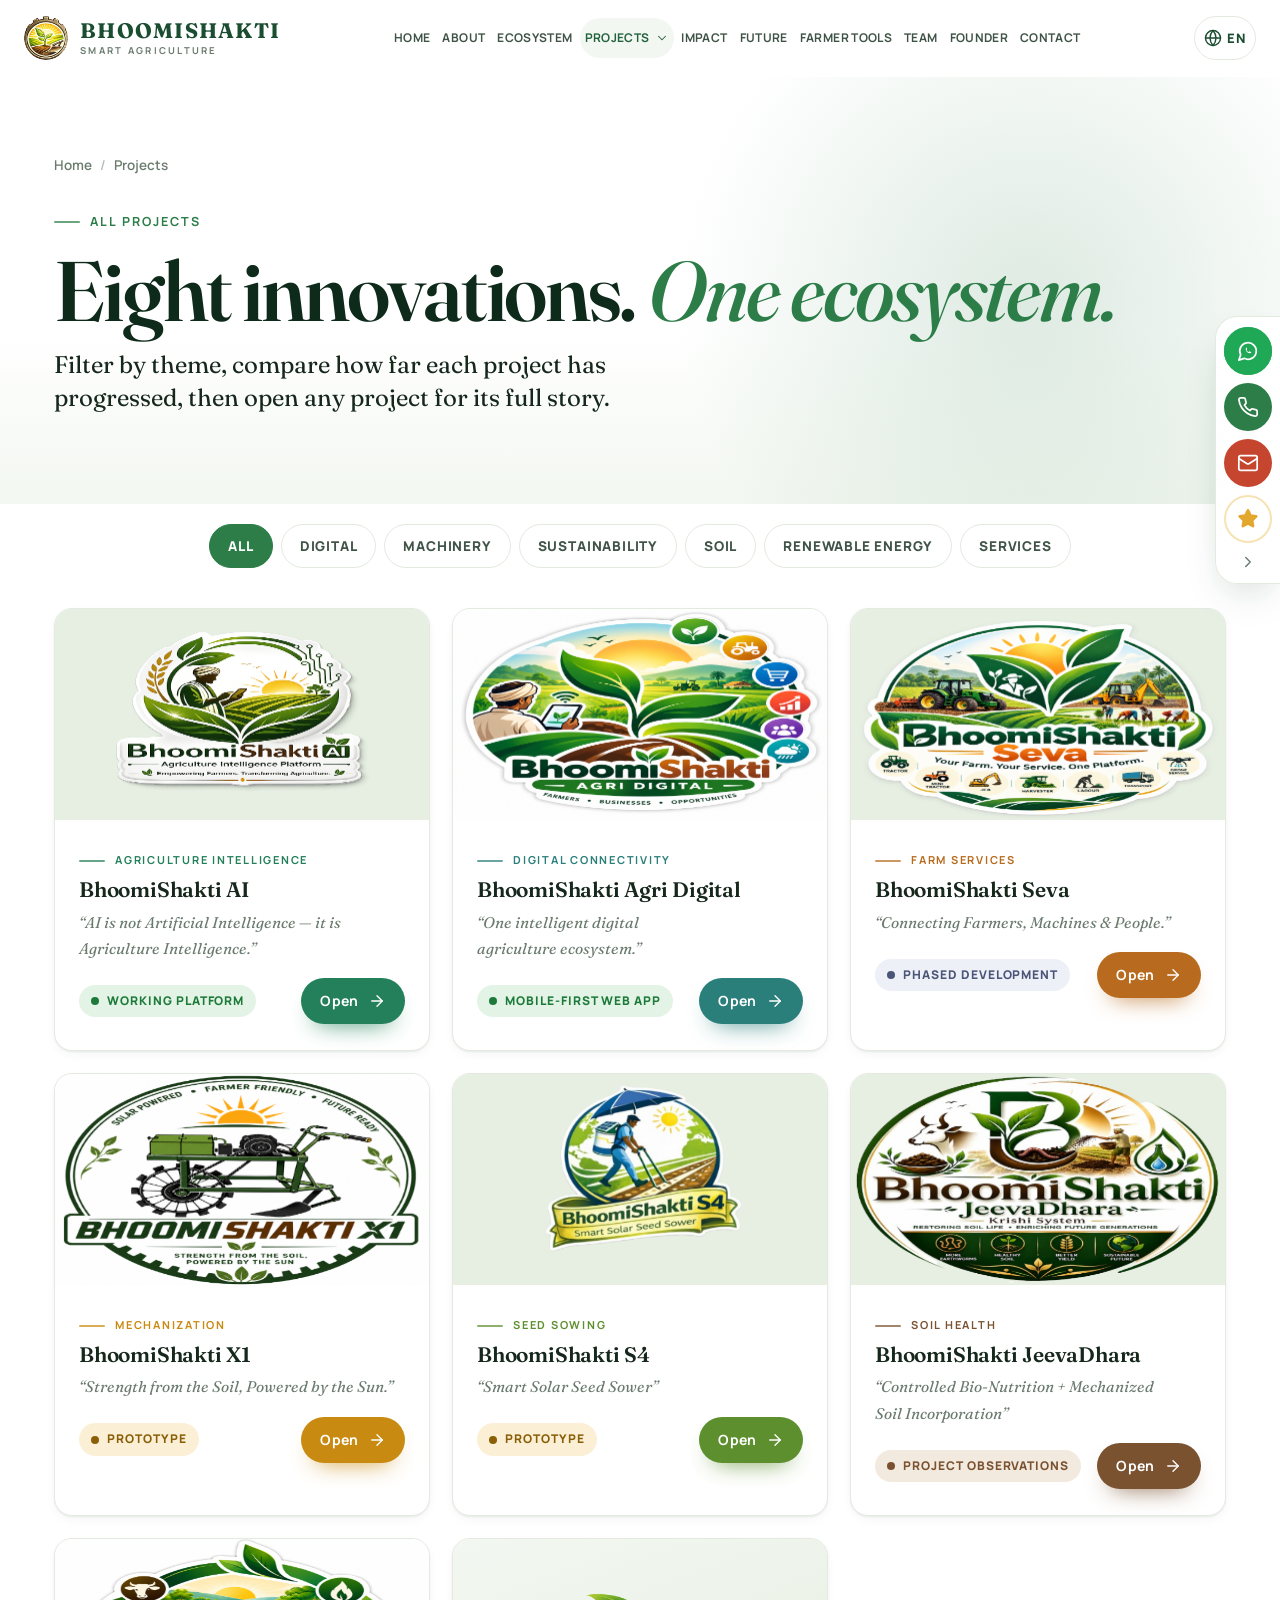
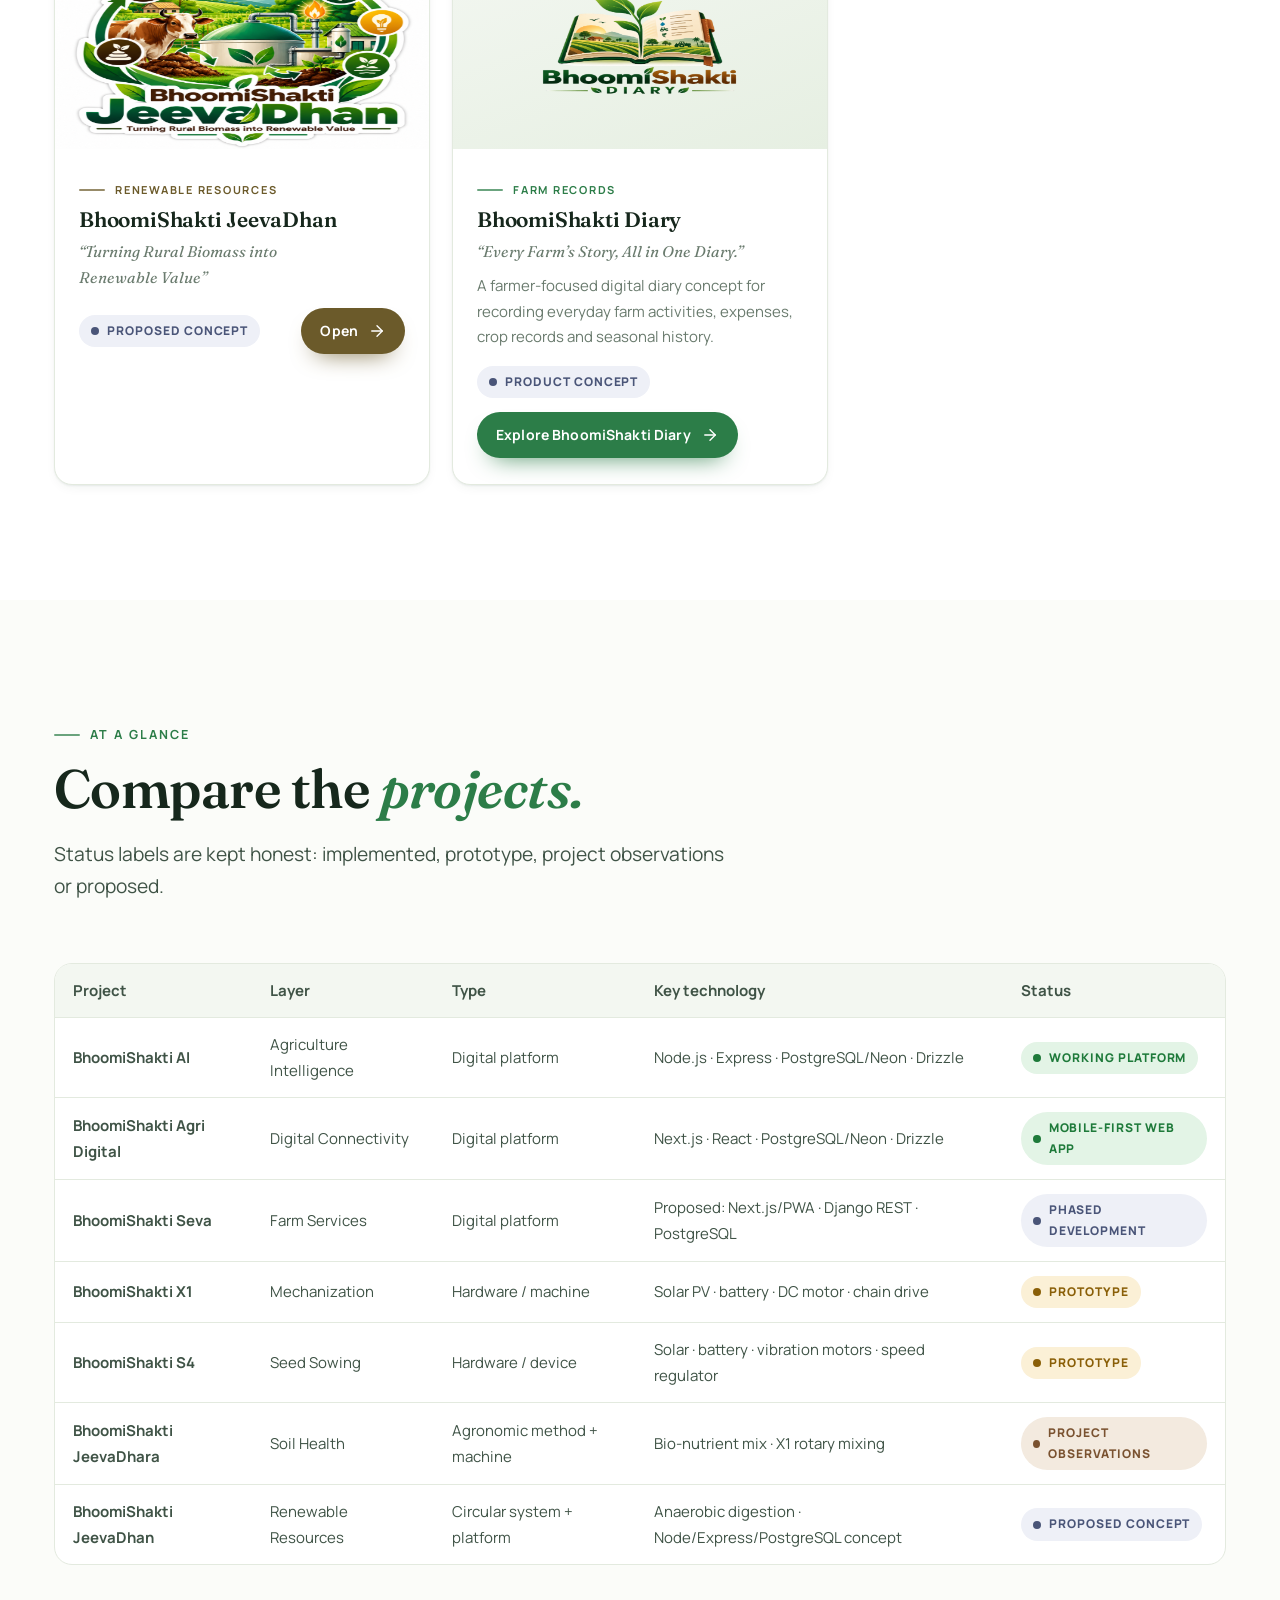
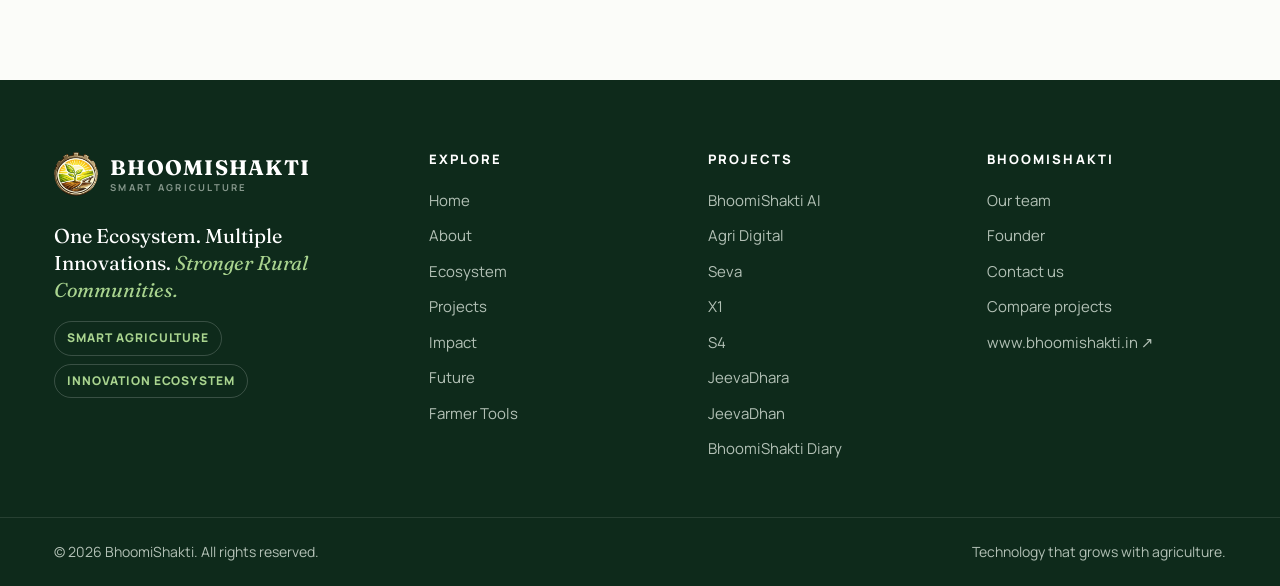
<file: projects.html>
<!DOCTYPE html>
<html lang="en" class="js-off">
<head>
  <!-- Google tag (gtag.js) -->
<script async src="https://www.googletagmanager.com/gtag/js?id=G-LCF8DMRQYF"></script>
<script>
  window.dataLayer = window.dataLayer || [];
  function gtag(){dataLayer.push(arguments);}
  gtag('js', new Date());

  gtag('config', 'G-LCF8DMRQYF');
</script>
<meta charset="UTF-8">
<meta name="viewport" content="width=device-width, initial-scale=1.0, viewport-fit=cover">
<title>BhoomiShakti Projects — All Eight Innovations</title>
<meta name="description" content="All eight BhoomiShakti projects: AI, Agri Digital, Seva, X1, S4, JeevaDhara, JeevaDhan and BhoomiShakti Diary — filter and compare.">
<link rel="canonical" href="https://www.bhoomishakti.in/projects.html">
<meta name="robots" content="index, follow">
<meta property="og:type" content="website">
<meta property="og:site_name" content="BhoomiShakti">
<meta property="og:title" content="BhoomiShakti Projects — All Eight Innovations">
<meta property="og:description" content="All eight BhoomiShakti projects: AI, Agri Digital, Seva, X1, S4, JeevaDhara, JeevaDhan and BhoomiShakti Diary — filter and compare.">
<meta property="og:url" content="https://www.bhoomishakti.in/projects.html">
<meta name="twitter:card" content="summary_large_image">
<meta name="twitter:title" content="BhoomiShakti Projects — All Eight Innovations">
<meta name="twitter:description" content="All eight BhoomiShakti projects: AI, Agri Digital, Seva, X1, S4, JeevaDhara, JeevaDhan and BhoomiShakti Diary — filter and compare.">
<meta name="theme-color" content="#FFFFFF">
<link rel="icon" type="image/png" href="assets/icons/favicon.png">
<link rel="preload" href="assets/fonts/fraunces.woff2" as="font" type="font/woff2" crossorigin>
<link rel="preload" href="assets/fonts/manrope.woff2" as="font" type="font/woff2" crossorigin>
<link rel="stylesheet" href="css/style.css">
</head>
<body class="">
<a class="skip-link" href="#main">Skip to content</a>
<svg xmlns="http://www.w3.org/2000/svg" style="display:none" aria-hidden="true"><defs><symbol id="i-linkedin" viewBox="0 0 24 24"><path d="M16 8a6 6 0 0 1 6 6v7h-4v-7a2 2 0 0 0-4 0v7h-4v-7a6 6 0 0 1 6-6Z"/><rect x="2" y="9" width="4" height="12"/><circle cx="4" cy="4" r="2"/></symbol><symbol id="i-github" viewBox="0 0 24 24"><path d="M15 22v-4a4.8 4.8 0 0 0-1-3.5c3 0 6-2 6-5.5.08-1.25-.27-2.48-1-3.5.28-1.15.28-2.35 0-3.5 0 0-1 0-3 1.5-2.64-.5-5.36-.5-8 0C6 2 5 2 5 2c-.3 1.15-.3 2.35 0 3.5A5.4 5.4 0 0 0 4 9c0 3.5 3 5.5 6 5.5-.39.49-.68 1.05-.85 1.65-.17.6-.22 1.23-.15 1.85v4"/><path d="M9 18c-4.51 2-5-2-7-2"/></symbol><symbol id="i-quote" viewBox="0 0 24 24"><path d="M3 21c3 0 7-1 7-8V5c0-1.25-.76-2.02-2-2H4c-1.25 0-2 .75-2 1.97V11c0 1.25.75 2 2 2 1 0 1 0 1 1v1c0 1-1 2-2 2s-1 .01-1 1.03V20c0 1 0 1 1 1z"/><path d="M15 21c3 0 7-1 7-8V5c0-1.25-.76-2.02-2-2h-4c-1.25 0-2 .75-2 1.97V11c0 1.25.75 2 2 2h.75c0 2.25.25 4-2.75 4v3c0 1 0 1 1 1z"/></symbol><symbol id="i-external" viewBox="0 0 24 24"><path d="M15 3h6v6"/><path d="M10 14 21 3"/><path d="M18 13v6a2 2 0 0 1-2 2H5a2 2 0 0 1-2-2V8a2 2 0 0 1 2-2h6"/></symbol><symbol id="i-user" viewBox="0 0 24 24"><circle cx="12" cy="8" r="5"/><path d="M20 21a8 8 0 0 0-16 0"/></symbol><symbol id="i-leaf" viewBox="0 0 24 24"><path d="M11 20A7 7 0 0 1 9.8 6.1C15.5 5 17 4.48 19 2c1 2 2 4.18 2 8 0 5.5-4.78 10-10 10Z"/><path d="M2 21c0-3 1.85-5.36 5.08-6C9.5 14.52 12 13 13 12"/></symbol><symbol id="i-sprout" viewBox="0 0 24 24"><path d="M7 20h10"/><path d="M10 20c5.5-2.5.8-6.4 3-10"/><path d="M9.5 9.4c1.1.8 1.8 2.2 2.3 3.7-2 .4-3.5.4-4.8-.3-1.2-.6-2.3-1.9-3-4.2 2.8-.5 4.4 0 5.5.8z"/><path d="M14.1 6a7 7 0 0 0-1.1 4c1.9-.1 3.3-.6 4.3-1.4 1-1 1.6-2.3 1.7-4.6-2.7.1-4 1-4.9 2z"/></symbol><symbol id="i-brain" viewBox="0 0 24 24"><path d="M12 5a3 3 0 1 0-5.997.125 4 4 0 0 0-2.526 5.77 4 4 0 0 0 .556 6.588A4 4 0 1 0 12 18Z"/><path d="M12 5a3 3 0 1 1 5.997.125 4 4 0 0 1 2.526 5.77 4 4 0 0 1-.556 6.588A4 4 0 1 1 12 18Z"/><path d="M12 5v13"/><path d="M9 13a4.5 4.5 0 0 0 3-4"/><path d="M15 13a4.5 4.5 0 0 1-3-4"/></symbol><symbol id="i-store" viewBox="0 0 24 24"><path d="M3 9 5 4h14l2 5"/><path d="M3 9h18v2a3 3 0 0 1-6 0 3 3 0 0 1-6 0 3 3 0 0 1-6 0Z"/><path d="M5 13v7h14v-7"/><path d="M10 20v-5h4v5"/></symbol><symbol id="i-tractor" viewBox="0 0 24 24"><path d="m10 11 11 .9a1 1 0 0 1 .8 1.1l-.665 4.158a1 1 0 0 1-.988.842H20"/><path d="M16 18h-5"/><path d="M18 5a1 1 0 0 0-1 1v5.573"/><path d="M3 4h8.129a1 1 0 0 1 .99.863L13 11.246"/><path d="M4 11V4"/><path d="M8 10.1V4"/><circle cx="18" cy="18" r="2"/><circle cx="7" cy="15" r="5"/><circle cx="7" cy="15" r="1"/></symbol><symbol id="i-sun" viewBox="0 0 24 24"><circle cx="12" cy="12" r="4"/><path d="M12 2v2"/><path d="M12 20v2"/><path d="m4.93 4.93 1.41 1.41"/><path d="m17.66 17.66 1.41 1.41"/><path d="M2 12h2"/><path d="M20 12h2"/><path d="m6.34 17.66-1.41 1.41"/><path d="m19.07 4.93-1.41 1.41"/></symbol><symbol id="i-seed" viewBox="0 0 24 24"><path d="M12 21c-4 0-7-3-7-7 0-5 7-11 7-11s7 6 7 11c0 4-3 7-7 7Z"/><path d="M12 21V11"/><path d="M12 15l-3-2"/></symbol><symbol id="i-worm" viewBox="0 0 24 24"><path d="M3 16c2-4 4-4 6 0s4 4 6 0 4-4 6 0"/><circle cx="20.5" cy="14.5" r=".6" fill="currentColor"/><path d="M3 10c1.5-2 3-2 4.5 0"/></symbol><symbol id="i-recycle" viewBox="0 0 24 24"><path d="M7 19H4.815a1.83 1.83 0 0 1-1.57-.881 1.785 1.785 0 0 1-.004-1.784L7.196 9.5"/><path d="M11 19h8.203a1.83 1.83 0 0 0 1.556-.89 1.784 1.784 0 0 0 0-1.775l-1.226-2.12"/><path d="m14 16-3 3 3 3"/><path d="M8.293 13.596 7.196 9.5 3.1 10.598"/><path d="m9.344 5.811 1.093-1.892A1.83 1.83 0 0 1 11.985 3a1.784 1.784 0 0 1 1.546.888l3.943 6.843"/><path d="m13.378 9.633 4.096 1.098 1.097-4.096"/></symbol><symbol id="i-arrow" viewBox="0 0 24 24"><path d="M5 12h14"/><path d="m12 5 7 7-7 7"/></symbol><symbol id="i-arrow-down" viewBox="0 0 24 24"><path d="M12 5v14"/><path d="m19 12-7 7-7-7"/></symbol><symbol id="i-chevron" viewBox="0 0 24 24"><path d="m6 9 6 6 6-6"/></symbol><symbol id="i-chevron-left" viewBox="0 0 24 24"><path d="m15 18-6-6 6-6"/></symbol><symbol id="i-chevron-right" viewBox="0 0 24 24"><path d="m9 18 6-6-6-6"/></symbol><symbol id="i-up" viewBox="0 0 24 24"><path d="m18 15-6-6-6 6"/></symbol><symbol id="i-menu" viewBox="0 0 24 24"><path d="M4 6h16"/><path d="M4 12h16"/><path d="M4 18h16"/></symbol><symbol id="i-close" viewBox="0 0 24 24"><path d="M18 6 6 18"/><path d="m6 6 12 12"/></symbol><symbol id="i-plus" viewBox="0 0 24 24"><path d="M5 12h14"/><path d="M12 5v14"/></symbol><symbol id="i-check" viewBox="0 0 24 24"><path d="M20 6 9 17l-5-5"/></symbol><symbol id="i-users" viewBox="0 0 24 24"><path d="M16 21v-2a4 4 0 0 0-4-4H6a4 4 0 0 0-4 4v2"/><circle cx="9" cy="7" r="4"/><path d="M22 21v-2a4 4 0 0 0-3-3.87"/><path d="M16 3.13a4 4 0 0 1 0 7.75"/></symbol><symbol id="i-user-search" viewBox="0 0 24 24"><circle cx="10" cy="7" r="4"/><path d="M10.3 15H7a4 4 0 0 0-4 4v2"/><circle cx="17" cy="17" r="3"/><path d="m21 21-1.9-1.9"/></symbol><symbol id="i-search" viewBox="0 0 24 24"><circle cx="11" cy="11" r="8"/><path d="m21 21-4.3-4.3"/></symbol><symbol id="i-pin" viewBox="0 0 24 24"><path d="M20 10c0 5-5.5 10.2-7.4 11.8a1 1 0 0 1-1.2 0C9.5 20.2 4 15 4 10a8 8 0 0 1 16 0"/><circle cx="12" cy="10" r="3"/></symbol><symbol id="i-message" viewBox="0 0 24 24"><path d="M14 9a2 2 0 0 1-2 2H6l-4 4V4a2 2 0 0 1 2-2h8a2 2 0 0 1 2 2z"/><path d="M18 9h2a2 2 0 0 1 2 2v11l-4-4h-6a2 2 0 0 1-2-2v-1"/></symbol><symbol id="i-package" viewBox="0 0 24 24"><path d="m16 16 2 2 4-4"/><path d="M21 10V8a2 2 0 0 0-1-1.73l-7-4a2 2 0 0 0-2 0l-7 4A2 2 0 0 0 3 8v8a2 2 0 0 0 1 1.73l7 4a2 2 0 0 0 2 0l2-1.14"/><path d="m7.5 4.27 9 5.15"/><path d="M3.29 7 12 12l8.71-5"/><path d="M12 22V12"/></symbol><symbol id="i-megaphone" viewBox="0 0 24 24"><path d="m3 11 18-5v12L3 14v-3z"/><path d="M11.6 16.8a3 3 0 1 1-5.8-1.6"/></symbol><symbol id="i-cloud" viewBox="0 0 24 24"><path d="M12 2v2"/><path d="m4.93 4.93 1.41 1.41"/><path d="M20 12h2"/><path d="m19.07 4.93-1.41 1.41"/><path d="M15.947 12.65a4 4 0 0 0-5.925-4.128"/><path d="M13 22H7a5 5 0 1 1 4.9-6H13a3 3 0 0 1 0 6Z"/></symbol><symbol id="i-landmark" viewBox="0 0 24 24"><path d="M3 22h18"/><path d="M6 18v-7"/><path d="M10 18v-7"/><path d="M14 18v-7"/><path d="M18 18v-7"/><path d="M12 2 20 7H4z"/></symbol><symbol id="i-rupee" viewBox="0 0 24 24"><path d="M6 3h12"/><path d="M6 8h12"/><path d="m6 13 8.5 8"/><path d="M6 13h3"/><path d="M9 13c6.667 0 6.667-10 0-10"/></symbol><symbol id="i-calendar" viewBox="0 0 24 24"><rect width="18" height="18" x="3" y="4" rx="2"/><path d="M16 2v4"/><path d="M8 2v4"/><path d="M3 10h18"/><path d="M8 14h.01"/><path d="M12 14h.01"/><path d="M16 14h.01"/><path d="M8 18h.01"/><path d="M12 18h.01"/></symbol><symbol id="i-microscope" viewBox="0 0 24 24"><path d="M6 18h8"/><path d="M3 22h18"/><path d="M14 22a7 7 0 1 0 0-14h-1"/><path d="M9 14h2"/><path d="M9 12a2 2 0 0 1-2-2V6h6v4a2 2 0 0 1-2 2Z"/><path d="M12 6V3a1 1 0 0 0-1-1H9a1 1 0 0 0-1 1v3"/></symbol><symbol id="i-handshake" viewBox="0 0 24 24"><path d="m11 17 2 2a1 1 0 1 0 3-3"/><path d="m14 14 2.5 2.5a1 1 0 1 0 3-3l-3.88-3.88a3 3 0 0 0-4.24 0l-.88.88a1 1 0 1 1-3-3l2.81-2.81a5.79 5.79 0 0 1 7.06-.87l.47.28a2 2 0 0 0 1.42.25L21 4"/><path d="m21 3 1 11h-2"/><path d="M3 3 2 14l6.5 6.5a1 1 0 1 0 3-3"/><path d="M3 4h8"/></symbol><symbol id="i-shield" viewBox="0 0 24 24"><path d="M20 13c0 5-3.5 7.5-7.66 8.95a1 1 0 0 1-.67-.01C7.5 20.5 4 18 4 13V6a1 1 0 0 1 1-1c2 0 4.5-1.2 6.24-2.72a1.17 1.17 0 0 1 1.52 0C14.51 3.81 17 5 19 5a1 1 0 0 1 1 1z"/><path d="m9 12 2 2 4-4"/></symbol><symbol id="i-eye-off" viewBox="0 0 24 24"><path d="M10.733 5.076a10.744 10.744 0 0 1 11.205 6.575 1 1 0 0 1 0 .696 10.747 10.747 0 0 1-1.444 2.49"/><path d="M14.084 14.158a3 3 0 0 1-4.242-4.242"/><path d="M17.479 17.499a10.75 10.75 0 0 1-15.417-5.151 1 1 0 0 1 0-.696 10.75 10.75 0 0 1 4.446-5.143"/><path d="m2 2 20 20"/></symbol><symbol id="i-layers" viewBox="0 0 24 24"><path d="m12.83 2.18a2 2 0 0 0-1.66 0L2.6 6.08a1 1 0 0 0 0 1.83l8.58 3.91a2 2 0 0 0 1.66 0l8.58-3.9a1 1 0 0 0 0-1.83Z"/><path d="m22 17.65-9.17 4.16a2 2 0 0 1-1.66 0L2 17.65"/><path d="m22 12.65-9.17 4.16a2 2 0 0 1-1.66 0L2 12.65"/></symbol><symbol id="i-network" viewBox="0 0 24 24"><rect x="16" y="16" width="6" height="6" rx="1"/><rect x="2" y="16" width="6" height="6" rx="1"/><rect x="9" y="2" width="6" height="6" rx="1"/><path d="M5 16v-3a1 1 0 0 1 1-1h12a1 1 0 0 1 1 1v3"/><path d="M12 12V8"/></symbol><symbol id="i-globe" viewBox="0 0 24 24"><circle cx="12" cy="12" r="10"/><path d="M12 2a14.5 14.5 0 0 0 0 20 14.5 14.5 0 0 0 0-20"/><path d="M2 12h20"/></symbol><symbol id="i-server" viewBox="0 0 24 24"><rect width="20" height="8" x="2" y="2" rx="2"/><rect width="20" height="8" x="2" y="14" rx="2"/><path d="M6 6h.01"/><path d="M6 18h.01"/></symbol><symbol id="i-database" viewBox="0 0 24 24"><ellipse cx="12" cy="5" rx="9" ry="3"/><path d="M3 5v14a9 3 0 0 0 18 0V5"/><path d="M3 12a9 3 0 0 0 18 0"/></symbol><symbol id="i-code" viewBox="0 0 24 24"><path d="m16 18 6-6-6-6"/><path d="m8 6-6 6 6 6"/></symbol><symbol id="i-battery" viewBox="0 0 24 24"><rect x="2" y="7" width="16" height="10" rx="2"/><path d="M22 11v2"/><path d="M6 11v2"/><path d="M10 11v2"/></symbol><symbol id="i-zap" viewBox="0 0 24 24"><path d="M4 14a1 1 0 0 1-.78-1.63l9.9-10.2a.5.5 0 0 1 .86.46l-1.92 6.02A1 1 0 0 0 13 10h7a1 1 0 0 1 .78 1.63l-9.9 10.2a.5.5 0 0 1-.86-.46l1.92-6.02A1 1 0 0 0 11 14z"/></symbol><symbol id="i-cog" viewBox="0 0 24 24"><path d="M12.22 2h-.44a2 2 0 0 0-2 2v.18a2 2 0 0 1-1 1.73l-.43.25a2 2 0 0 1-2 0l-.15-.08a2 2 0 0 0-2.73.73l-.22.38a2 2 0 0 0 .73 2.73l.15.1a2 2 0 0 1 1 1.72v.51a2 2 0 0 1-1 1.74l-.15.09a2 2 0 0 0-.73 2.73l.22.38a2 2 0 0 0 2.73.73l.15-.08a2 2 0 0 1 2 0l.43.25a2 2 0 0 1 1 1.73V20a2 2 0 0 0 2 2h.44a2 2 0 0 0 2-2v-.18a2 2 0 0 1 1-1.73l.43-.25a2 2 0 0 1 2 0l.15.08a2 2 0 0 0 2.73-.73l.22-.39a2 2 0 0 0-.73-2.73l-.15-.08a2 2 0 0 1-1-1.74v-.5a2 2 0 0 1 1-1.74l.15-.09a2 2 0 0 0 .73-2.73l-.22-.38a2 2 0 0 0-2.73-.73l-.15.08a2 2 0 0 1-2 0l-.43-.25a2 2 0 0 1-1-1.73V4a2 2 0 0 0-2-2z"/><circle cx="12" cy="12" r="3"/></symbol><symbol id="i-wheel" viewBox="0 0 24 24"><circle cx="12" cy="12" r="9"/><circle cx="12" cy="12" r="2"/><path d="M12 3v7"/><path d="M12 14v7"/><path d="M3 12h7"/><path d="M14 12h7"/></symbol><symbol id="i-chain" viewBox="0 0 24 24"><path d="M9 17H7A5 5 0 0 1 7 7h2"/><path d="M15 7h2a5 5 0 1 1 0 10h-2"/><path d="M8 12h8"/></symbol><symbol id="i-blade" viewBox="0 0 24 24"><path d="M4 20 14 8l6-4-2 7-12 11"/><path d="M4 20h7"/></symbol><symbol id="i-panel" viewBox="0 0 24 24"><rect x="3" y="4" width="18" height="11" rx="1"/><path d="M3 9.5h18"/><path d="M9 4v11"/><path d="M15 4v11"/><path d="M12 15v5"/><path d="M8 20h8"/></symbol><symbol id="i-umbrella" viewBox="0 0 24 24"><path d="M22 12a10.06 10.06 0 0 0-20 0Z"/><path d="M12 12v8a2 2 0 0 0 4 0"/><path d="M12 2v1"/></symbol><symbol id="i-backpack" viewBox="0 0 24 24"><path d="M4 10a4 4 0 0 1 4-4h8a4 4 0 0 1 4 4v10a2 2 0 0 1-2 2H6a2 2 0 0 1-2-2Z"/><path d="M8 10h8"/><path d="M8 18h8"/><path d="M8 22v-6a2 2 0 0 1 2-2h4a2 2 0 0 1 2 2v6"/><path d="M9 6V4a2 2 0 0 1 2-2h2a2 2 0 0 1 2 2v2"/></symbol><symbol id="i-sliders" viewBox="0 0 24 24"><path d="M4 21v-7"/><path d="M4 10V3"/><path d="M12 21v-9"/><path d="M12 8V3"/><path d="M20 21v-5"/><path d="M20 12V3"/><path d="M2 14h4"/><path d="M10 8h4"/><path d="M18 16h4"/></symbol><symbol id="i-pipes" viewBox="0 0 24 24"><path d="M12 3v7"/><path d="M12 10 6 16v5"/><path d="m12 10 6 6v5"/></symbol><symbol id="i-vibrate" viewBox="0 0 24 24"><path d="m2 8 2 2-2 2 2 2-2 2"/><path d="m22 8-2 2 2 2-2 2 2 2"/><rect width="8" height="14" x="8" y="5" rx="1"/></symbol><symbol id="i-droplet" viewBox="0 0 24 24"><path d="M12 22a7 7 0 0 0 7-7c0-2-1-3.9-3-5.5s-3.5-4-4-6.5c-.5 2.5-2 4.9-4 6.5C6 11.1 5 13 5 15a7 7 0 0 0 7 7z"/></symbol><symbol id="i-flask" viewBox="0 0 24 24"><path d="M10 2v7.527a2 2 0 0 1-.211.896L4.72 20.55a1 1 0 0 0 .9 1.45h12.76a1 1 0 0 0 .9-1.45l-5.069-10.127A2 2 0 0 1 14 9.527V2"/><path d="M8.5 2h7"/><path d="M7 16h10"/></symbol><symbol id="i-factory" viewBox="0 0 24 24"><path d="M2 20a2 2 0 0 0 2 2h16a2 2 0 0 0 2-2V8l-7 5V8l-7 5V4a2 2 0 0 0-2-2H4a2 2 0 0 0-2 2Z"/><path d="M17 18h1"/><path d="M12 18h1"/><path d="M7 18h1"/></symbol><symbol id="i-flame" viewBox="0 0 24 24"><path d="M8.5 14.5A2.5 2.5 0 0 0 11 12c0-1.38-.5-2-1-3-1.072-2.143-.224-4.054 2-6 .5 2.5 2 4.9 4 6.5 2 1.6 3 3.5 3 5.5a7 7 0 1 1-14 0c0-1.153.433-2.294 1-3a2.5 2.5 0 0 0 2.5 2.5z"/></symbol><symbol id="i-cow" viewBox="0 0 24 24"><path d="M5 9c-1.5 0-3-1-3-3 2 0 3 .5 4 1.5"/><path d="M19 9c1.5 0 3-1 3-3-2 0-3 .5-4 1.5"/><path d="M6 8.5C6 6 8.5 4 12 4s6 2 6 4.5V14a6 6 0 0 1-12 0Z"/><ellipse cx="12" cy="15.5" rx="3.5" ry="2.5"/><path d="M10.5 15.5h.01"/><path d="M13.5 15.5h.01"/><path d="M9 10h.01"/><path d="M15 10h.01"/></symbol><symbol id="i-truck" viewBox="0 0 24 24"><path d="M14 18V6a2 2 0 0 0-2-2H4a2 2 0 0 0-2 2v11a1 1 0 0 0 1 1h2"/><path d="M15 18H9"/><path d="M19 18h2a1 1 0 0 0 1-1v-3.65a1 1 0 0 0-.22-.624l-3.48-4.35A1 1 0 0 0 17.52 8H14"/><circle cx="17" cy="18" r="2"/><circle cx="7" cy="18" r="2"/></symbol><symbol id="i-drone" viewBox="0 0 24 24"><circle cx="5" cy="5" r="2.5"/><circle cx="19" cy="5" r="2.5"/><circle cx="5" cy="19" r="2.5"/><circle cx="19" cy="19" r="2.5"/><path d="M7 7l3 3"/><path d="m17 7-3 3"/><path d="m7 17 3-3"/><path d="m17 17-3-3"/><rect x="10" y="10" width="4" height="4" rx="1"/></symbol><symbol id="i-digger" viewBox="0 0 24 24"><path d="M2 18h12"/><circle cx="4.5" cy="18" r="2.5"/><circle cx="11.5" cy="18" r="2.5"/><path d="M3 15V11h6l2 4"/><path d="M9 11 14 5l5 3-2 4h-3"/><path d="M19 8v5"/></symbol><symbol id="i-water" viewBox="0 0 24 24"><path d="M2 6c.6.5 1.2 1 2.5 1C7 7 7 5 9.5 5c2.6 0 2.4 2 5 2 2.5 0 2.5-2 5-2 1.3 0 1.9.5 2.5 1"/><path d="M2 12c.6.5 1.2 1 2.5 1 2.5 0 2.5-2 5-2 2.6 0 2.4 2 5 2 2.5 0 2.5-2 5-2 1.3 0 1.9.5 2.5 1"/><path d="M2 18c.6.5 1.2 1 2.5 1 2.5 0 2.5-2 5-2 2.6 0 2.4 2 5 2 2.5 0 2.5-2 5-2 1.3 0 1.9.5 2.5 1"/></symbol><symbol id="i-phone" viewBox="0 0 24 24"><rect width="14" height="20" x="5" y="2" rx="2"/><path d="M12 18h.01"/></symbol><symbol id="i-star" viewBox="0 0 24 24"><path d="M11.525 2.295a.53.53 0 0 1 .95 0l2.31 4.679a2.12 2.12 0 0 0 1.595 1.16l5.166.756a.53.53 0 0 1 .294.904l-3.736 3.638a2.12 2.12 0 0 0-.611 1.878l.882 5.14a.53.53 0 0 1-.771.56l-4.618-2.428a2.12 2.12 0 0 0-1.973 0L6.396 21.01a.53.53 0 0 1-.77-.56l.881-5.139a2.12 2.12 0 0 0-.611-1.879L2.16 9.795a.53.53 0 0 1 .294-.906l5.165-.755a2.12 2.12 0 0 0 1.597-1.16z"/></symbol><symbol id="i-info" viewBox="0 0 24 24"><circle cx="12" cy="12" r="10"/><path d="M12 16v-4"/><path d="M12 8h.01"/></symbol><symbol id="i-mic" viewBox="0 0 24 24"><path d="M12 2a3 3 0 0 0-3 3v7a3 3 0 0 0 6 0V5a3 3 0 0 0-3-3Z"/><path d="M19 10v2a7 7 0 0 1-14 0v-2"/><path d="M12 19v3"/></symbol><symbol id="i-languages" viewBox="0 0 24 24"><path d="m5 8 6 6"/><path d="m4 14 6-6 2-3"/><path d="M2 5h12"/><path d="M7 2h1"/><path d="m22 22-5-10-5 10"/><path d="M14 18h6"/></symbol><symbol id="i-satellite" viewBox="0 0 24 24"><path d="M13 7 9 3 5 7l4 4"/><path d="m17 11 4 4-4 4-4-4"/><path d="m8 12 4 4 6-6-4-4Z"/><path d="m16 8 3-3"/><path d="M9 21a6 6 0 0 0-6-6"/></symbol><symbol id="i-chart" viewBox="0 0 24 24"><path d="M3 3v16a2 2 0 0 0 2 2h16"/><path d="m19 9-5 5-4-4-3 3"/></symbol><symbol id="i-wallet" viewBox="0 0 24 24"><path d="M19 7V4a1 1 0 0 0-1-1H5a2 2 0 0 0 0 4h15a1 1 0 0 1 1 1v4h-3a2 2 0 0 0 0 4h3a1 1 0 0 0 1-1v-2a1 1 0 0 0-1-1"/><path d="M3 5v14a2 2 0 0 0 2 2h15a1 1 0 0 0 1-1v-4"/></symbol><symbol id="i-rocket" viewBox="0 0 24 24"><path d="M4.5 16.5c-1.5 1.26-2 5-2 5s3.74-.5 5-2c.71-.84.7-2.13-.09-2.91a2.18 2.18 0 0 0-2.91-.09z"/><path d="m12 15-3-3a22 22 0 0 1 2-3.95A12.88 12.88 0 0 1 22 2c0 2.72-.78 7.5-6 11a22.35 22.35 0 0 1-4 2z"/><path d="M9 12H4s.55-3.03 2-4c1.62-1.08 5 0 5 0"/><path d="M12 15v5s3.03-.55 4-2c1.08-1.62 0-5 0-5"/></symbol><symbol id="i-building" viewBox="0 0 24 24"><path d="M6 22V4a2 2 0 0 1 2-2h8a2 2 0 0 1 2 2v18Z"/><path d="M6 12H4a2 2 0 0 0-2 2v6a2 2 0 0 0 2 2h2"/><path d="M18 9h2a2 2 0 0 1 2 2v9a2 2 0 0 1-2 2h-2"/><path d="M10 6h4"/><path d="M10 10h4"/><path d="M10 14h4"/><path d="M10 18h4"/></symbol><symbol id="i-target" viewBox="0 0 24 24"><circle cx="12" cy="12" r="10"/><circle cx="12" cy="12" r="6"/><circle cx="12" cy="12" r="2"/></symbol><symbol id="i-badge" viewBox="0 0 24 24"><path d="M3.85 8.62a4 4 0 0 1 4.78-4.77 4 4 0 0 1 6.74 0 4 4 0 0 1 4.78 4.78 4 4 0 0 1 0 6.74 4 4 0 0 1-4.77 4.78 4 4 0 0 1-6.75 0 4 4 0 0 1-4.78-4.77 4 4 0 0 1 0-6.76Z"/><path d="m9 12 2 2 4-4"/></symbol><symbol id="i-clock" viewBox="0 0 24 24"><circle cx="12" cy="12" r="10"/><path d="M12 6v6l4 2"/></symbol><symbol id="i-activity" viewBox="0 0 24 24"><path d="M22 12h-2.48a2 2 0 0 0-1.93 1.46l-2.35 8.36a.25.25 0 0 1-.48 0L9.24 2.18a.25.25 0 0 0-.48 0l-2.35 8.36A2 2 0 0 1 4.49 12H2"/></symbol><symbol id="i-wifi" viewBox="0 0 24 24"><path d="M12 20h.01"/><path d="M2 8.82a15 15 0 0 1 20 0"/><path d="M5 12.859a10 10 0 0 1 14 0"/><path d="M8.5 16.429a5 5 0 0 1 7 0"/></symbol><symbol id="i-compass" viewBox="0 0 24 24"><circle cx="12" cy="12" r="10"/><path d="m16.24 7.76-1.804 5.411a2 2 0 0 1-1.265 1.265L7.76 16.24l1.804-5.411a2 2 0 0 1 1.265-1.265z"/></symbol><symbol id="i-sparkles" viewBox="0 0 24 24"><path d="M9.937 15.5A2 2 0 0 0 8.5 14.063l-6.135-1.582a.5.5 0 0 1 0-.962L8.5 9.936A2 2 0 0 0 9.937 8.5l1.582-6.135a.5.5 0 0 1 .963 0L14.063 8.5A2 2 0 0 0 15.5 9.937l6.135 1.581a.5.5 0 0 1 0 .964L15.5 14.063a2 2 0 0 0-1.437 1.437l-1.582 6.135a.5.5 0 0 1-.963 0z"/></symbol><symbol id="i-book" viewBox="0 0 24 24"><path d="M12 7v14"/><path d="M3 18a1 1 0 0 1-1-1V4a1 1 0 0 1 1-1h5a4 4 0 0 1 4 4 4 4 0 0 1 4-4h5a1 1 0 0 1 1 1v13a1 1 0 0 1-1 1h-6a3 3 0 0 0-3 3 3 3 0 0 0-3-3z"/></symbol><symbol id="i-scale" viewBox="0 0 24 24"><path d="m16 16 3-8 3 8c-.87.65-1.92 1-3 1s-2.13-.35-3-1Z"/><path d="m2 16 3-8 3 8c-.87.65-1.92 1-3 1s-2.13-.35-3-1Z"/><path d="M7 21h10"/><path d="M12 3v18"/><path d="M3 7h2c2 0 5-1 7-2 2 1 5 2 7 2h2"/></symbol><symbol id="i-help" viewBox="0 0 24 24"><circle cx="12" cy="12" r="10"/><path d="M9.09 9a3 3 0 0 1 5.83 1c0 2-3 3-3 3"/><path d="M12 17h.01"/></symbol><symbol id="i-thumbs" viewBox="0 0 24 24"><path d="M7 10v12"/><path d="M15 5.88 14 10h5.83a2 2 0 0 1 1.92 2.56l-2.33 8A2 2 0 0 1 17.5 22H4a2 2 0 0 1-2-2v-8a2 2 0 0 1 2-2h2.76a2 2 0 0 0 1.79-1.11L12 2a3.13 3.13 0 0 1 3 3.88Z"/></symbol><symbol id="i-mountain" viewBox="0 0 24 24"><path d="m8 3 4 8 5-5 5 15H2L8 3z"/></symbol><symbol id="i-repeat" viewBox="0 0 24 24"><path d="m17 2 4 4-4 4"/><path d="M3 11v-1a4 4 0 0 1 4-4h14"/><path d="m7 22-4-4 4-4"/><path d="M21 13v1a4 4 0 0 1-4 4H3"/></symbol><symbol id="i-clipboard" viewBox="0 0 24 24"><rect width="8" height="4" x="8" y="2" rx="1" ry="1"/><path d="M16 4h2a2 2 0 0 1 2 2v14a2 2 0 0 1-2 2H6a2 2 0 0 1-2-2V6a2 2 0 0 1 2-2h2"/><path d="M12 11h4"/><path d="M12 16h4"/><path d="M8 11h.01"/><path d="M8 16h.01"/></symbol><symbol id="i-lock" viewBox="0 0 24 24"><rect width="18" height="11" x="3" y="11" rx="2" ry="2"/><path d="M7 11V7a5 5 0 0 1 10 0v4"/></symbol><symbol id="i-test" viewBox="0 0 24 24"><path d="M9 2v17.5A2.5 2.5 0 0 1 6.5 22A2.5 2.5 0 0 1 4 19.5V2"/><path d="M20 2v17.5a2.5 2.5 0 0 1-2.5 2.5a2.5 2.5 0 0 1-2.5-2.5V2"/><path d="M3 2h7"/><path d="M14 2h7"/><path d="M9 16H4"/><path d="M20 16h-5"/></symbol><symbol id="i-wrench" viewBox="0 0 24 24"><path d="M14.7 6.3a1 1 0 0 0 0 1.4l1.6 1.6a1 1 0 0 0 1.4 0l3.77-3.77a6 6 0 0 1-7.94 7.94l-6.91 6.91a2.12 2.12 0 0 1-3-3l6.91-6.91a6 6 0 0 1 7.94-7.94l-3.76 3.76z"/></symbol><symbol id="i-hammer" viewBox="0 0 24 24"><path d="m15 12-8.373 8.373a1 1 0 1 1-3-3L12 9"/><path d="m18 15 4-4"/><path d="m21.5 11.5-1.914-1.914A2 2 0 0 1 19 8.172V7l-2.26-2.26a6 6 0 0 0-4.202-1.756L9 2.96l.92.82A6.18 6.18 0 0 1 12 8.4V10l2 2h1.172a2 2 0 0 1 1.414.586L18.5 14.5"/></symbol><symbol id="i-heart" viewBox="0 0 24 24"><path d="M19 14c1.49-1.46 3-3.21 3-5.5A5.5 5.5 0 0 0 16.5 3c-1.76 0-3 .5-4.5 2-1.5-1.5-2.74-2-4.5-2A5.5 5.5 0 0 0 2 8.5c0 2.3 1.5 4.05 3 5.5l7 7Z"/></symbol><symbol id="i-wind" viewBox="0 0 24 24"><path d="M12.8 19.6A2 2 0 1 0 14 16H2"/><path d="M17.5 8a2.5 2.5 0 1 1 2 4H2"/><path d="M9.8 4.4A2 2 0 1 1 11 8H2"/></symbol><symbol id="i-microbe" viewBox="0 0 24 24"><circle cx="12" cy="12" r="5"/><path d="M12 7V3"/><path d="M12 21v-4"/><path d="M7 12H3"/><path d="M21 12h-4"/><path d="m8.5 8.5-2.8-2.8"/><path d="m18.3 18.3-2.8-2.8"/><path d="m15.5 8.5 2.8-2.8"/><path d="m5.7 18.3 2.8-2.8"/></symbol><symbol id="i-plant" viewBox="0 0 24 24"><path d="M12 22V12"/><path d="M12 12C12 7 8 5 3 5c0 5 3 7 9 7Z"/><path d="M12 14c0-4 3-6 8-6 0 4-3 6-8 6Z"/></symbol><symbol id="i-mail" viewBox="0 0 24 24"><rect width="20" height="16" x="2" y="4" rx="2"/><path d="m22 7-8.97 5.7a1.94 1.94 0 0 1-2.06 0L2 7"/></symbol></defs></svg>

<header class="site-header">
  <nav class="container nav" aria-label="Main">
    <a class="brand" href="index.html" aria-label="BhoomiShakti home">
      <!-- IMAGE: BhoomiShakti logo emblem (navigation).
      Use the official circular BhoomiShakti emblem (gear, sprout, sun, field) as a transparent PNG or SVG.
      Purpose: brand recognition on every page. -->
      <img src="assets/images/bhoomishakti-logo.png" alt="BhoomiShakti emblem" width="44" height="44">
      <span class="brand-word">BHOOMISHAKTI<small>SMART AGRICULTURE</small></span>
    </a>
    <ul class="nav-links">
      <li><a class="nav-link" href="index.html#home">Home</a></li>
      <li><a class="nav-link" href="index.html#about">About</a></li>
      <li><a class="nav-link" href="index.html#ecosystem">Ecosystem</a></li>
      <li class="dropdown">
        <button class="nav-link active" type="button" aria-expanded="false" aria-haspopup="true">Projects <svg class="ico caret" aria-hidden="true"><use href="#i-chevron"></use></svg></button>
        <div class="dropdown-menu" role="menu">
          <a href="ai.html"><span class="dm-dot"><svg class="ico" aria-hidden="true"><use href="#i-brain"></use></svg></span><span><b>BhoomiShakti AI</b><span class="dm-sub">Agriculture intelligence & procurement</span></span></a><a href="agri-digital.html"><span class="dm-dot"><svg class="ico" aria-hidden="true"><use href="#i-store"></use></svg></span><span><b>BhoomiShakti Agri Digital</b><span class="dm-sub">Farmers ↔ businesses, products & services</span></span></a><a href="seva.html"><span class="dm-dot"><svg class="ico" aria-hidden="true"><use href="#i-tractor"></use></svg></span><span><b>BhoomiShakti Seva</b><span class="dm-sub">Machinery, labour & transport booking</span></span></a><a href="x1.html"><span class="dm-dot"><svg class="ico" aria-hidden="true"><use href="#i-sun"></use></svg></span><span><b>BhoomiShakti X1</b><span class="dm-sub">Solar-assisted ploughing machine</span></span></a><a href="s4.html"><span class="dm-dot"><svg class="ico" aria-hidden="true"><use href="#i-seed"></use></svg></span><span><b>BhoomiShakti S4</b><span class="dm-sub">Portable solar seed sower</span></span></a><a href="jeevadhara.html"><span class="dm-dot"><svg class="ico" aria-hidden="true"><use href="#i-worm"></use></svg></span><span><b>BhoomiShakti JeevaDhara</b><span class="dm-sub">Bio-nutrients & soil mixing</span></span></a><a href="jeevadhan.html"><span class="dm-dot"><svg class="ico" aria-hidden="true"><use href="#i-recycle"></use></svg></span><span><b>BhoomiShakti JeevaDhan</b><span class="dm-sub">Biomass, energy & circular economy</span></span></a><a href="bhoomishakti-diary.html"><span class="dm-dot"><svg class="ico" aria-hidden="true"><use href="#i-book"></use></svg></span><span><b>BhoomiShakti Diary</b><span class="dm-sub">Farm records app · product concept</span></span></a>
          <a class="dm-all" href="projects.html">View all projects &amp; compare <svg class="ico" aria-hidden="true"><use href="#i-arrow"></use></svg></a>
        </div>
      </li>
      <li><a class="nav-link" href="index.html#impact">Impact</a></li>
      <li><a class="nav-link" href="index.html#future">Future</a></li>
      <li><a class="nav-link nav-tools" href="farmer-tools.html">Farmer Tools</a></li>
      <li><a class="nav-link" href="team.html">Team</a></li>
      <li><a class="nav-link" href="founder.html">Founder</a></li>
      <li><a class="nav-link" href="contact.html">Contact</a></li>
    </ul>
    <div class="nav-cta">
      <a class="btn btn-primary" href="index.html#ecosystem">Explore Ecosystem</a>
      <button class="burger" type="button" aria-label="Open menu" aria-expanded="false" aria-controls="mobile-nav"><svg class="ico" aria-hidden="true"><use href="#i-menu"></use></svg></button>
    </div>
  </nav>
</header>

<div class="mobile-nav" id="mobile-nav" aria-hidden="true" role="dialog" aria-modal="true" aria-label="Menu">
  <div class="mobile-nav-top">
    <a class="brand" href="index.html">
      <!-- IMAGE: BhoomiShakti logo emblem (mobile menu). Use the official circular BhoomiShakti emblem as a transparent PNG/SVG. Purpose: brand recognition inside the mobile menu. -->
      <img src="assets/images/bhoomishakti-logo.png" alt="" width="44" height="44"><span class="brand-word">BHOOMISHAKTI<small>SMART AGRICULTURE</small></span></a>
    <button class="burger mobile-close" type="button" aria-label="Close menu" style="display:grid"><svg class="ico" aria-hidden="true"><use href="#i-close"></use></svg></button>
  </div>
  <a class="m-link" href="index.html#home">Home <span>01</span></a>
  <a class="m-link" href="index.html#about">About <span>02</span></a>
  <a class="m-link" href="index.html#ecosystem">Ecosystem <span>03</span></a>
  <a class="m-link" href="projects.html">Projects <span>04</span></a>
  <a class="m-link" href="index.html#impact">Impact <span>05</span></a>
  <a class="m-link" href="index.html#future">Future <span>06</span></a>
  <a class="m-link" href="farmer-tools.html">Farmer Tools <span>07</span></a>
  <a class="m-link" href="team.html">Team <span>08</span></a>
  <a class="m-link" href="founder.html">Founder <span>09</span></a>
  <a class="m-link" href="contact.html">Contact <span>10</span></a>
  <div class="m-projects"><a href="ai.html">AI</a><a href="agri-digital.html">Agri Digital</a><a href="seva.html">Seva</a><a href="x1.html">X1</a><a href="s4.html">S4</a><a href="jeevadhara.html">JeevaDhara</a><a href="jeevadhan.html">JeevaDhan</a><a href="bhoomishakti-diary.html">Diary</a></div>
  <a class="btn btn-primary" href="index.html#ecosystem">Explore Ecosystem <svg class="ico" aria-hidden="true"><use href="#i-arrow"></use></svg></a>
</div>
<main id="main"><section class="p-hero" id="top" aria-labelledby="p-title">
  <div class="sun-glow" aria-hidden="true"></div><div class="leaf-layer" data-leaves="10" aria-hidden="true"></div>
  <div class="container"><nav class="crumbs reveal" aria-label="Breadcrumb"><a href="index.html">Home</a><span class="sep">/</span><span aria-current="page">Projects</span></nav>
  <span class="eyebrow reveal">All projects</span><h1 class="p-title reveal" id="p-title">Eight innovations. <span class="accent">One ecosystem.</span></h1>
  <p class="p-sub reveal">Filter by theme, compare how far each project has progressed, then open any project for its full story.</p></div>
</section>
<section class="section" style="padding-top:20px"><div class="container">
  <div class="filter-bar reveal" data-filter-target="#plist" role="group" aria-label="Filter projects"><button class="filter-btn active" type="button" data-filter="all" aria-pressed="true">All</button><button class="filter-btn" type="button" data-filter="digital" aria-pressed="false">Digital</button><button class="filter-btn" type="button" data-filter="machinery" aria-pressed="false">Machinery</button><button class="filter-btn" type="button" data-filter="sustainability" aria-pressed="false">Sustainability</button><button class="filter-btn" type="button" data-filter="soil" aria-pressed="false">Soil</button><button class="filter-btn" type="button" data-filter="renewable" aria-pressed="false">Renewable Energy</button><button class="filter-btn" type="button" data-filter="services" aria-pressed="false">Services</button></div>
  <p class="sr-only" aria-live="polite" data-filter-live></p>
  <div class="grid grid-3" id="plist"><article class="card hover filter-item reveal theme-ai" data-cats="digital" style="padding:0;overflow:hidden">
  <div class="frame" style="border-radius:0;aspect-ratio:16/9;box-shadow:none">
<!-- IMAGE: BhoomiShakti AI project card. Use the main photo of this project (see the project page hero comment). Purpose: recognisable thumbnail in the project grid. -->
<img src="assets/images/projects-imresizer-resize-bhoomishaktiai.png" alt="BhoomiShakti AI" loading="lazy" decoding="async"></div>
  <div style="padding:22px 24px 26px"><span class="eyebrow" style="font-size:11px">Agriculture Intelligence</span><h3 style="margin-top:8px">BhoomiShakti AI</h3><p style="font-style:italic;font-family:var(--font-display)">“AI is not Artificial Intelligence — it is Agriculture Intelligence.”</p>
  <div class="show-foot" style="margin-top:16px"><span class="status status-implemented">Working platform</span><a class="btn btn-accent" style="padding:10px 18px;font-size:14px" href="ai.html">Open <svg class="ico" aria-hidden="true"><use href="#i-arrow"></use></svg></a></div></div>
</article><article class="card hover filter-item reveal theme-agri" data-cats="digital services" style="padding:0;overflow:hidden">
  <div class="frame" style="border-radius:0;aspect-ratio:16/9;box-shadow:none">
<!-- IMAGE: BhoomiShakti Agri Digital project card. Use the main photo of this project (see the project page hero comment). Purpose: recognisable thumbnail in the project grid. -->
<img src="assets/images/projects-imresizer-resize-imresizer-resize-bhoomishakti-agri.png" alt="BhoomiShakti Agri Digital" loading="lazy" decoding="async"></div>
  <div style="padding:22px 24px 26px"><span class="eyebrow" style="font-size:11px">Digital Connectivity</span><h3 style="margin-top:8px">BhoomiShakti Agri Digital</h3><p style="font-style:italic;font-family:var(--font-display)">“One intelligent digital agriculture ecosystem.”</p>
  <div class="show-foot" style="margin-top:16px"><span class="status status-implemented">Mobile-first web app</span><a class="btn btn-accent" style="padding:10px 18px;font-size:14px" href="agri-digital.html">Open <svg class="ico" aria-hidden="true"><use href="#i-arrow"></use></svg></a></div></div>
</article><article class="card hover filter-item reveal theme-seva" data-cats="services digital machinery" style="padding:0;overflow:hidden">
  <div class="frame" style="border-radius:0;aspect-ratio:16/9;box-shadow:none">
<!-- IMAGE: BhoomiShakti Seva project card. Use the main photo of this project (see the project page hero comment). Purpose: recognisable thumbnail in the project grid. -->
<img src="assets/images/projects-imresizer-resize-imresizer-resize-bhoomishakti-seva.png" alt="BhoomiShakti Seva" loading="lazy" decoding="async"></div>
  <div style="padding:22px 24px 26px"><span class="eyebrow" style="font-size:11px">Farm Services</span><h3 style="margin-top:8px">BhoomiShakti Seva</h3><p style="font-style:italic;font-family:var(--font-display)">“Connecting Farmers, Machines & People.”</p>
  <div class="show-foot" style="margin-top:16px"><span class="status status-proposed">Phased development</span><a class="btn btn-accent" style="padding:10px 18px;font-size:14px" href="seva.html">Open <svg class="ico" aria-hidden="true"><use href="#i-arrow"></use></svg></a></div></div>
</article><article class="card hover filter-item reveal theme-x1" data-cats="machinery renewable" style="padding:0;overflow:hidden">
  <div class="frame" style="border-radius:0;aspect-ratio:16/9;box-shadow:none">
<!-- IMAGE: BhoomiShakti X1 project card. Use the main photo of this project (see the project page hero comment). Purpose: recognisable thumbnail in the project grid. -->
<img src="assets/images/projects-imresizer-resize-imresizer-resize-bhoomishaktix1-machine.png" alt="BhoomiShakti X1" loading="lazy" decoding="async"></div>
  <div style="padding:22px 24px 26px"><span class="eyebrow" style="font-size:11px">Mechanization</span><h3 style="margin-top:8px">BhoomiShakti X1</h3><p style="font-style:italic;font-family:var(--font-display)">“Strength from the Soil, Powered by the Sun.”</p>
  <div class="show-foot" style="margin-top:16px"><span class="status status-prototype">Prototype</span><a class="btn btn-accent" style="padding:10px 18px;font-size:14px" href="x1.html">Open <svg class="ico" aria-hidden="true"><use href="#i-arrow"></use></svg></a></div></div>
</article><article class="card hover filter-item reveal theme-s4" data-cats="machinery renewable" style="padding:0;overflow:hidden">
  <div class="frame" style="border-radius:0;aspect-ratio:16/9;box-shadow:none">
<!-- IMAGE: BhoomiShakti S4 project card. Use the main photo of this project (see the project page hero comment). Purpose: recognisable thumbnail in the project grid. -->
<img src="assets/images/projects-imresizer-resize-imresizer-resize-bhoomishakti-s4.png" alt="BhoomiShakti S4" loading="lazy" decoding="async"></div>
  <div style="padding:22px 24px 26px"><span class="eyebrow" style="font-size:11px">Seed Sowing</span><h3 style="margin-top:8px">BhoomiShakti S4</h3><p style="font-style:italic;font-family:var(--font-display)">“Smart Solar Seed Sower”</p>
  <div class="show-foot" style="margin-top:16px"><span class="status status-prototype">Prototype</span><a class="btn btn-accent" style="padding:10px 18px;font-size:14px" href="s4.html">Open <svg class="ico" aria-hidden="true"><use href="#i-arrow"></use></svg></a></div></div>
</article><article class="card hover filter-item reveal theme-jeevadhara" data-cats="soil sustainability" style="padding:0;overflow:hidden">
  <div class="frame" style="border-radius:0;aspect-ratio:16/9;box-shadow:none">
<!-- IMAGE: BhoomiShakti JeevaDhara project card. Use the main photo of this project (see the project page hero comment). Purpose: recognisable thumbnail in the project grid. -->
<img src="assets/images/projects-imresizer-resize-imresizer-resize-bhoomishakti-jeevadhara-krishi-system-removebg-preview-1.png" alt="BhoomiShakti JeevaDhara" loading="lazy" decoding="async"></div>
  <div style="padding:22px 24px 26px"><span class="eyebrow" style="font-size:11px">Soil Health</span><h3 style="margin-top:8px">BhoomiShakti JeevaDhara</h3><p style="font-style:italic;font-family:var(--font-display)">“Controlled Bio-Nutrition + Mechanized Soil Incorporation”</p>
  <div class="show-foot" style="margin-top:16px"><span class="status status-observation">Project observations</span><a class="btn btn-accent" style="padding:10px 18px;font-size:14px" href="jeevadhara.html">Open <svg class="ico" aria-hidden="true"><use href="#i-arrow"></use></svg></a></div></div>
</article><article class="card hover filter-item reveal theme-jeevadhan" data-cats="renewable sustainability" style="padding:0;overflow:hidden">
  <div class="frame" style="border-radius:0;aspect-ratio:16/9;box-shadow:none">
<!-- IMAGE: BhoomiShakti JeevaDhan project card. Use the main photo of this project (see the project page hero comment). Purpose: recognisable thumbnail in the project grid. -->
<img src="assets/images/projects-imresizer-resize-imresizer-resize-bhoomishakti-jeevadhan.png" alt="BhoomiShakti JeevaDhan" loading="lazy" decoding="async"></div>
  <div style="padding:22px 24px 26px"><span class="eyebrow" style="font-size:11px">Renewable Resources</span><h3 style="margin-top:8px">BhoomiShakti JeevaDhan</h3><p style="font-style:italic;font-family:var(--font-display)">“Turning Rural Biomass into Renewable Value”</p>
  <div class="show-foot" style="margin-top:16px"><span class="status status-proposed">Proposed concept</span><a class="btn btn-accent" style="padding:10px 18px;font-size:14px" href="jeevadhan.html">Open <svg class="ico" aria-hidden="true"><use href="#i-arrow"></use></svg></a></div></div>
</article>
<article class="card hover filter-item reveal" data-cats="digital" style="padding:0;overflow:hidden">
  <div class="frame" style="border-radius:0;aspect-ratio:16/9;box-shadow:none">
<!-- IMAGE: BhoomiShakti Diary project card. Shows the BhoomiShakti Diary logo on a soft green background (assets/images/diary/bhoomishakti-diary-logo.svg). Optional later: a real photo of a farmer recording farm work on a phone. Purpose: recognisable thumbnail in the project grid. -->
<img src="assets/images/projects-imresizer-resize-imresizer-resize-chatgpt-image-oct-1-2026-09-38-36-pm.png" alt="BhoomiShakti Diary" loading="lazy" decoding="async" style="object-fit:contain;padding:12%;background:linear-gradient(160deg,#F3F7F1,#E6EFE2)"></div>
  <div style="padding:22px 24px 26px"><span class="eyebrow" style="font-size:11px">Farm Records</span><h3 style="margin-top:8px">BhoomiShakti Diary</h3><p style="font-style:italic;font-family:var(--font-display)">“Every Farm’s Story, All in One Diary.”</p><p style="font-size:15px;margin-top:8px">A farmer-focused digital diary concept for recording everyday farm activities, expenses, crop records and seasonal history.</p>
  <div class="show-foot" style="margin-top:16px"><span class="status status-proposed">Product concept</span><a class="btn btn-accent" style="padding:10px 18px;font-size:14px" href="bhoomishakti-diary.html">Explore BhoomiShakti Diary <svg class="ico" aria-hidden="true"><use href="#i-arrow"></use></svg></a></div></div>
</article></div>
  <p class="filter-empty">No projects in this category.</p>
</div></section>
<section class="section bg-paper" id="compare" aria-labelledby="cmp-title"><div class="container">
  <div class="section-head reveal"><span class="eyebrow">At a glance</span><h2 class="h2" id="cmp-title">Compare the <em class="accent">projects.</em></h2><p class="lead">Status labels are kept honest: implemented, prototype, project observations or proposed.</p></div>
  <div class="reveal" style="overflow-x:auto;border:1px solid var(--line);border-radius:var(--radius);background:#fff">
  <table class="cmp-table" style="width:100%;min-width:760px;border-collapse:collapse;font-size:15px">
  <thead><tr style="text-align:left;background:var(--sage-50)"><th style="padding:14px 18px">Project</th><th style="padding:14px 18px">Layer</th><th style="padding:14px 18px">Type</th><th style="padding:14px 18px">Key technology</th><th style="padding:14px 18px">Status</th></tr></thead>
  <tbody><tr><td><a href="ai.html"><b>BhoomiShakti AI</b></a></td><td>Agriculture Intelligence</td><td>Digital platform</td><td>Node.js · Express · PostgreSQL/Neon · Drizzle</td><td><span class="status status-implemented">Working platform</span></td></tr><tr><td><a href="agri-digital.html"><b>BhoomiShakti Agri Digital</b></a></td><td>Digital Connectivity</td><td>Digital platform</td><td>Next.js · React · PostgreSQL/Neon · Drizzle</td><td><span class="status status-implemented">Mobile-first web app</span></td></tr><tr><td><a href="seva.html"><b>BhoomiShakti Seva</b></a></td><td>Farm Services</td><td>Digital platform</td><td>Proposed: Next.js/PWA · Django REST · PostgreSQL</td><td><span class="status status-proposed">Phased development</span></td></tr><tr><td><a href="x1.html"><b>BhoomiShakti X1</b></a></td><td>Mechanization</td><td>Hardware / machine</td><td>Solar PV · battery · DC motor · chain drive</td><td><span class="status status-prototype">Prototype</span></td></tr><tr><td><a href="s4.html"><b>BhoomiShakti S4</b></a></td><td>Seed Sowing</td><td>Hardware / device</td><td>Solar · battery · vibration motors · speed regulator</td><td><span class="status status-prototype">Prototype</span></td></tr><tr><td><a href="jeevadhara.html"><b>BhoomiShakti JeevaDhara</b></a></td><td>Soil Health</td><td>Agronomic method + machine</td><td>Bio-nutrient mix · X1 rotary mixing</td><td><span class="status status-observation">Project observations</span></td></tr><tr><td><a href="jeevadhan.html"><b>BhoomiShakti JeevaDhan</b></a></td><td>Renewable Resources</td><td>Circular system + platform</td><td>Anaerobic digestion · Node/Express/PostgreSQL concept</td><td><span class="status status-proposed">Proposed concept</span></td></tr></tbody></table></div>
</div></section>
<style>.cmp-table td{padding:14px 18px;border-top:1px solid var(--line);vertical-align:middle} .cmp-table a:hover b{color:var(--green-600)}</style></main>
<footer class="site-footer" id="footer">
  <div class="container footer-grid">
    <div>
      <a class="brand" href="index.html">
      <!-- IMAGE: BhoomiShakti logo emblem (footer). Use the official circular BhoomiShakti emblem as a transparent PNG/SVG; it sits on a dark green background. Purpose: brand sign-off in the footer. -->
      <img src="assets/images/bhoomishakti-logo.png" alt="BhoomiShakti emblem" width="44" height="44" loading="lazy"><span class="brand-word">BHOOMISHAKTI<small>SMART AGRICULTURE</small></span></a>
      <p class="tag">One Ecosystem. Multiple Innovations. <span>Stronger Rural Communities.</span></p>
      <div class="footer-pills"><span>Smart Agriculture</span><span>Innovation Ecosystem</span></div>
    </div>
    <div>
      <h4>Explore</h4>
      <ul>
        <li><a href="index.html#home">Home</a></li>
        <li><a href="index.html#about">About</a></li>
        <li><a href="index.html#ecosystem">Ecosystem</a></li>
        <li><a href="projects.html">Projects</a></li>
        <li><a href="index.html#impact">Impact</a></li>
        <li><a href="index.html#future">Future</a></li>
        <li><a href="farmer-tools.html">Farmer Tools</a></li>
      </ul>
    </div>
    <div>
      <h4>Projects</h4>
      <ul><li><a href="ai.html">BhoomiShakti AI</a></li><li><a href="agri-digital.html">Agri Digital</a></li><li><a href="seva.html">Seva</a></li><li><a href="x1.html">X1</a></li><li><a href="s4.html">S4</a></li><li><a href="jeevadhara.html">JeevaDhara</a></li><li><a href="jeevadhan.html">JeevaDhan</a></li><li><a href="bhoomishakti-diary.html">BhoomiShakti Diary</a></li></ul>
    </div>
    <div>
      <h4>BhoomiShakti</h4>
      <ul>
        <li><a href="team.html">Our team</a></li>
        <li><a href="founder.html">Founder</a></li>
        <li><a href="contact.html">Contact us</a></li>
        <li><a href="projects.html#compare">Compare projects</a></li>
        <li><a href="https://www.bhoomishakti.in" target="_blank" rel="noopener">www.bhoomishakti.in ↗</a></li>
      </ul>
    </div>
  </div>
  <div class="footer-bottom">
    <div class="container">
      <span>© 2026 BhoomiShakti. All rights reserved.</span>
      <span>Technology that grows with agriculture.</span>
    </div>
  </div>
</footer>
<button class="to-top" type="button" aria-label="Back to top"><svg class="ico" aria-hidden="true"><use href="#i-up"></use></svg></button>
<script src="js/script.js" defer></script>
<script src="js/quick-contact.js" defer></script>
<script src="js/bhoomishakti-language.js" defer></script>
</body>
</html>
</file>
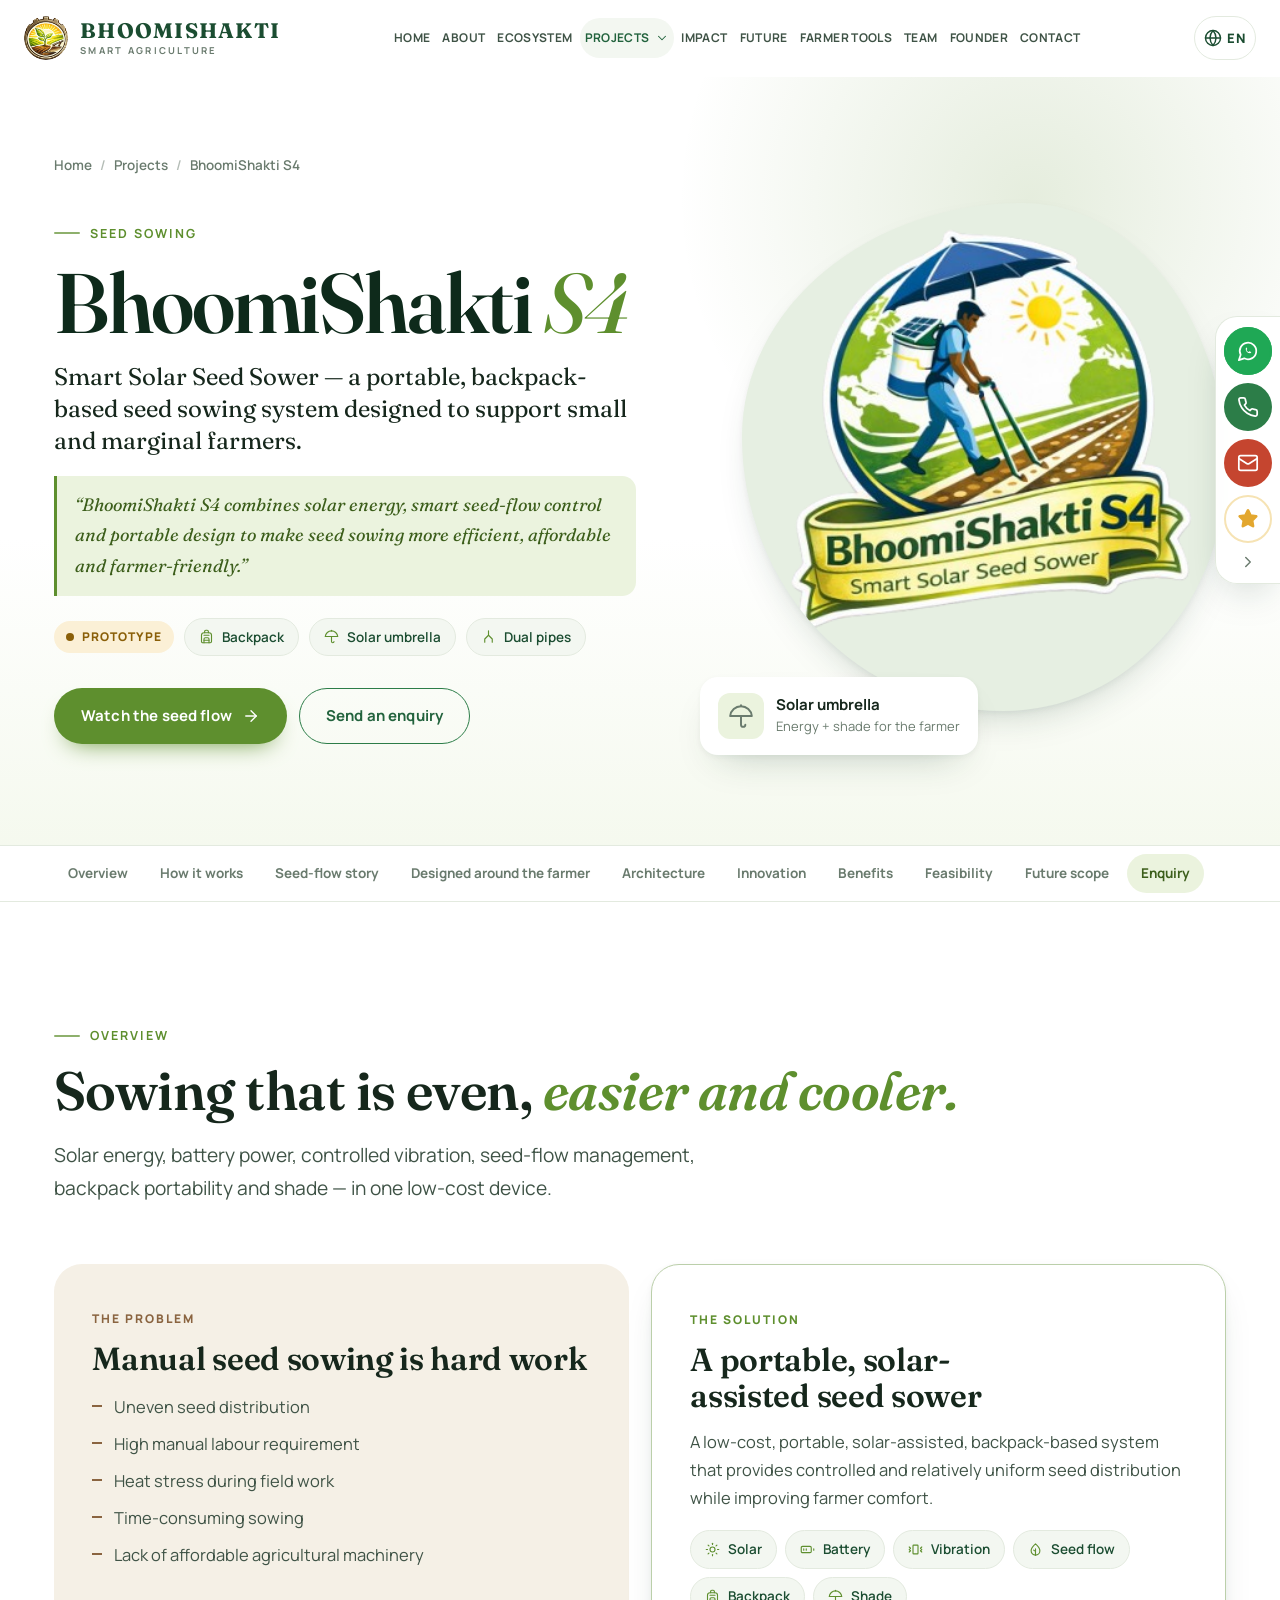
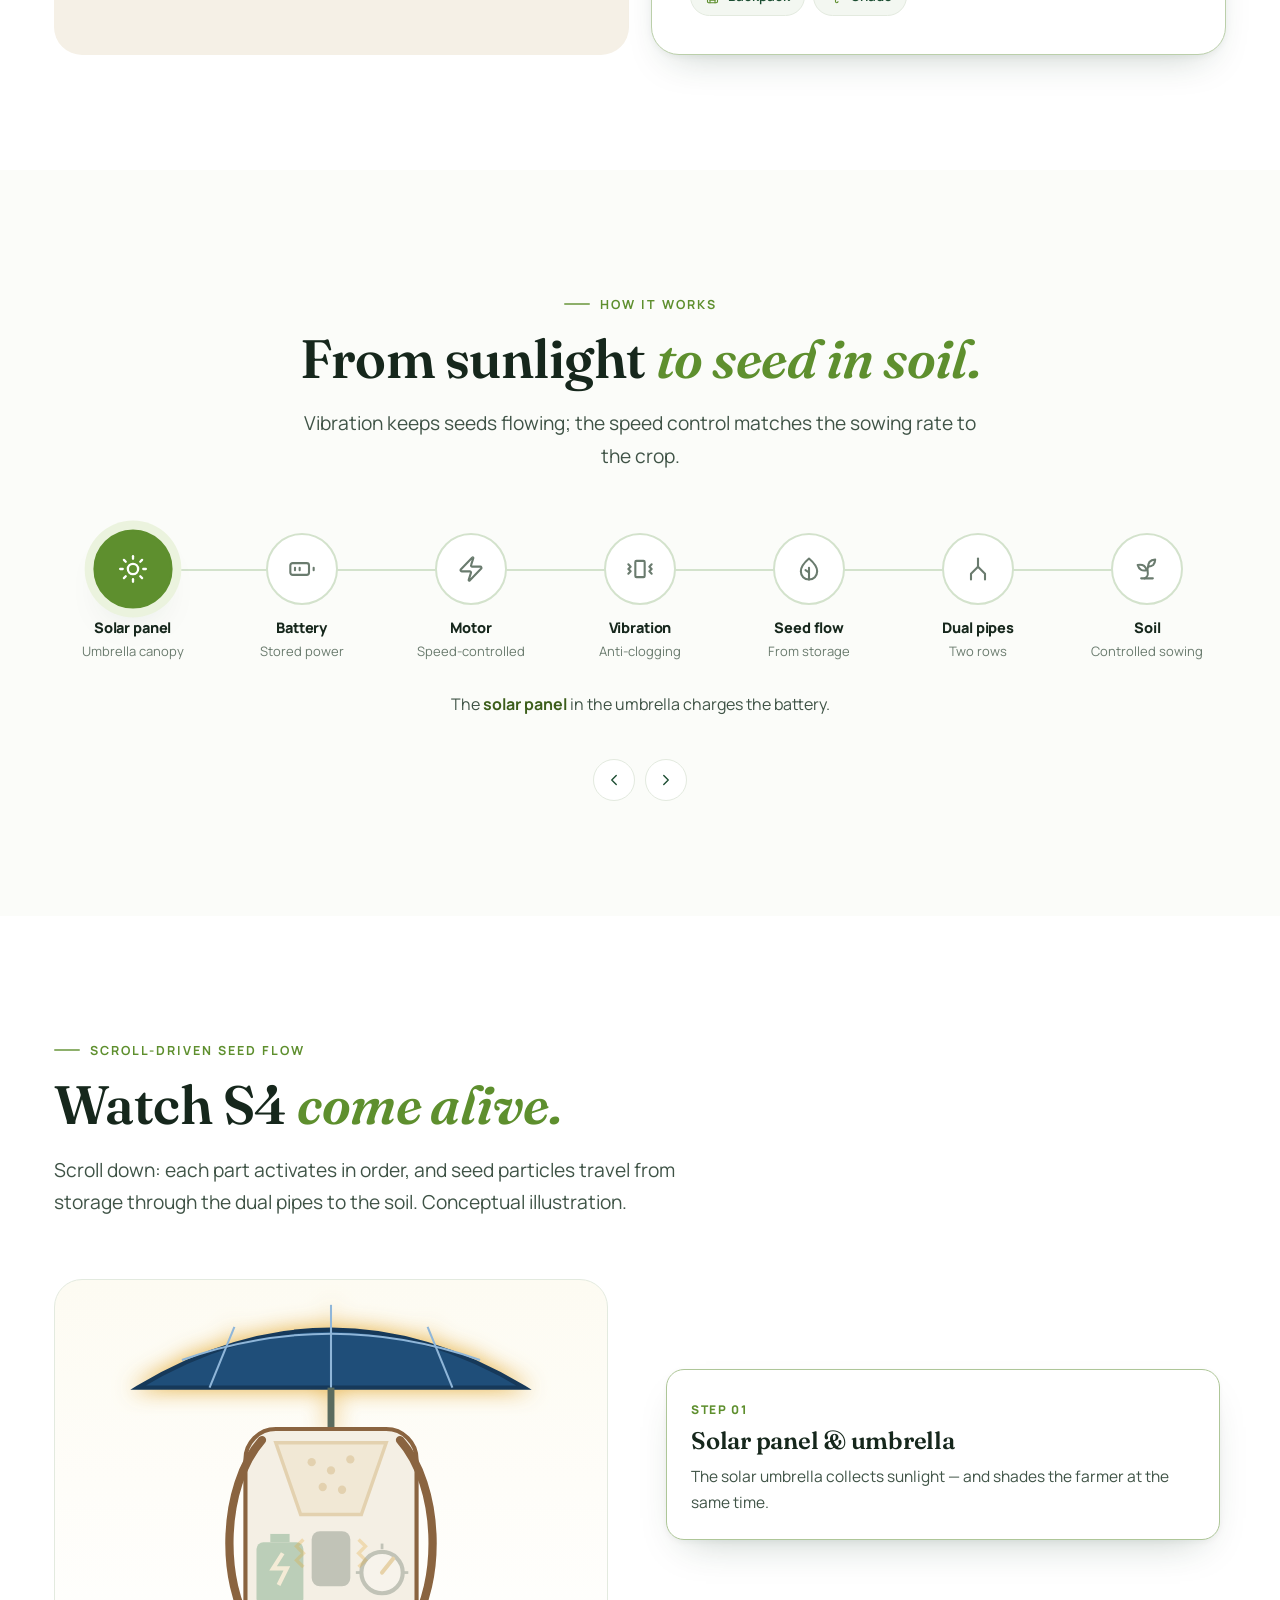
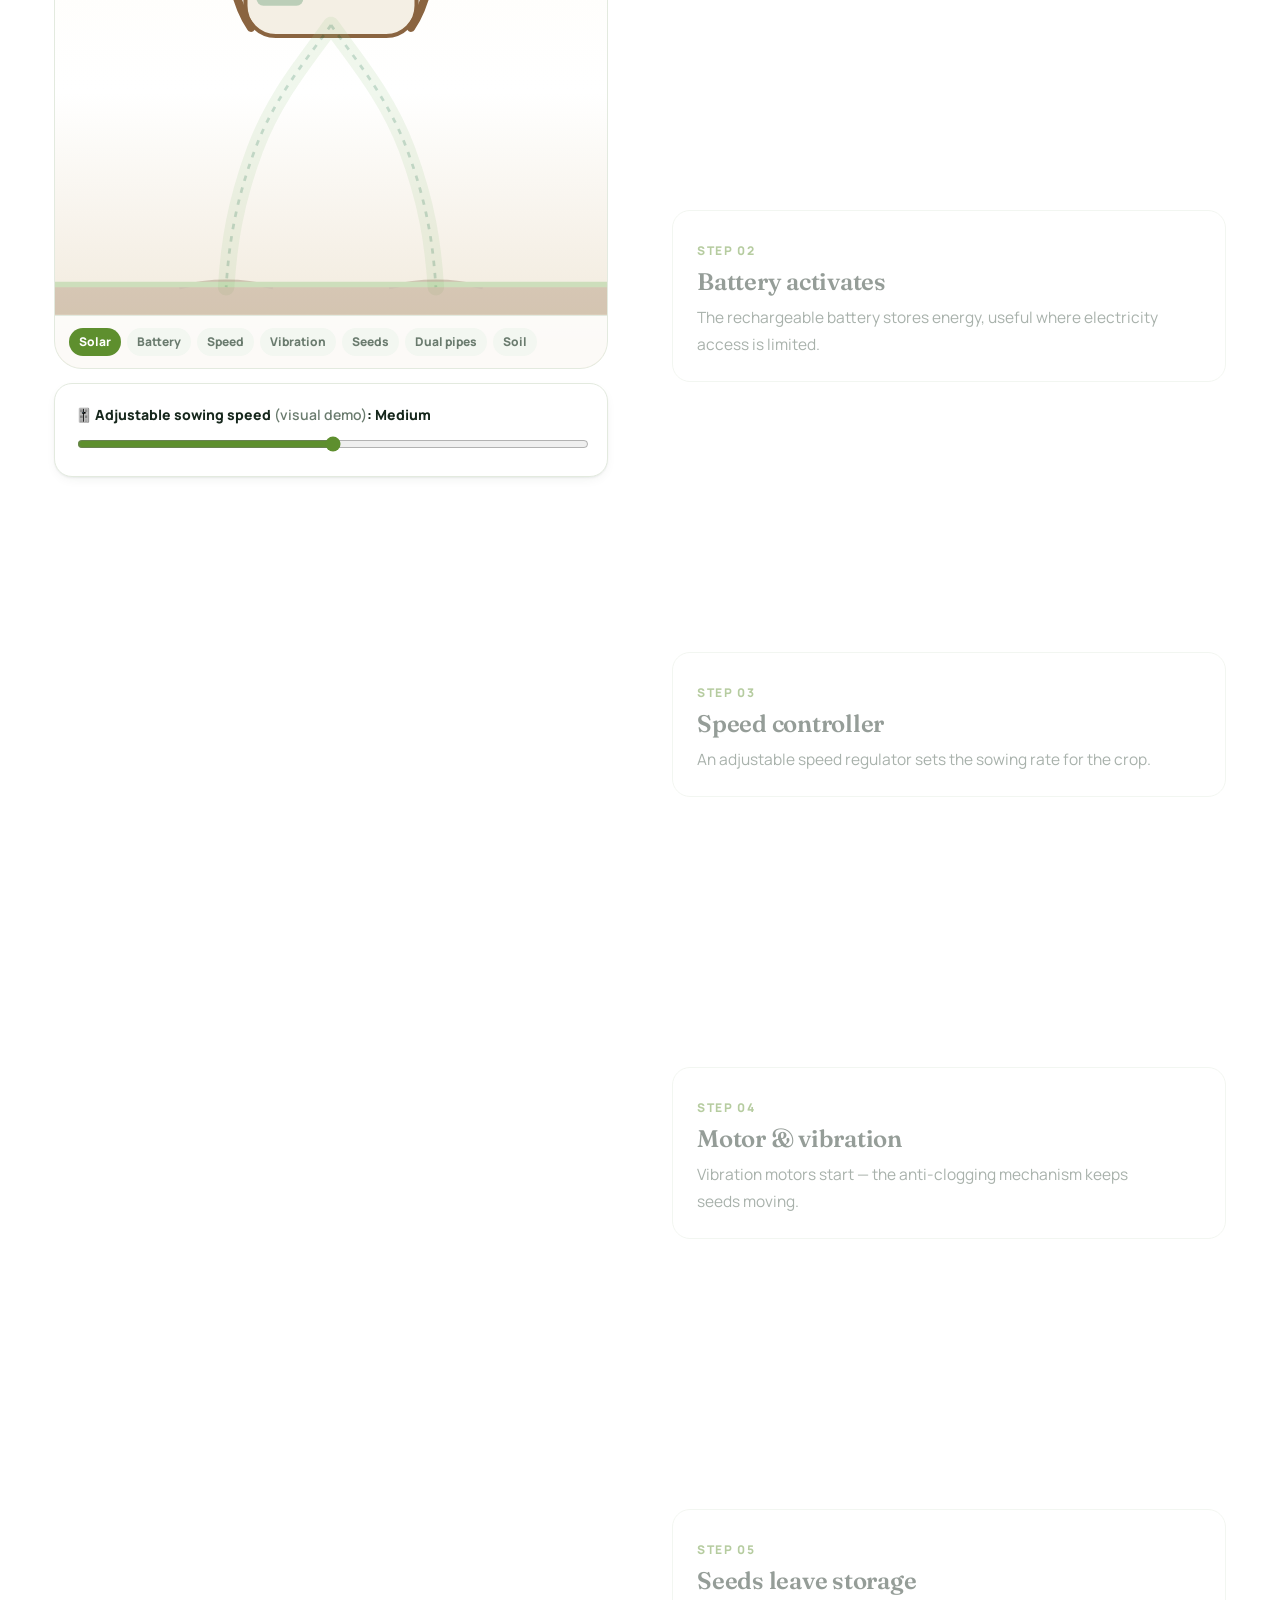
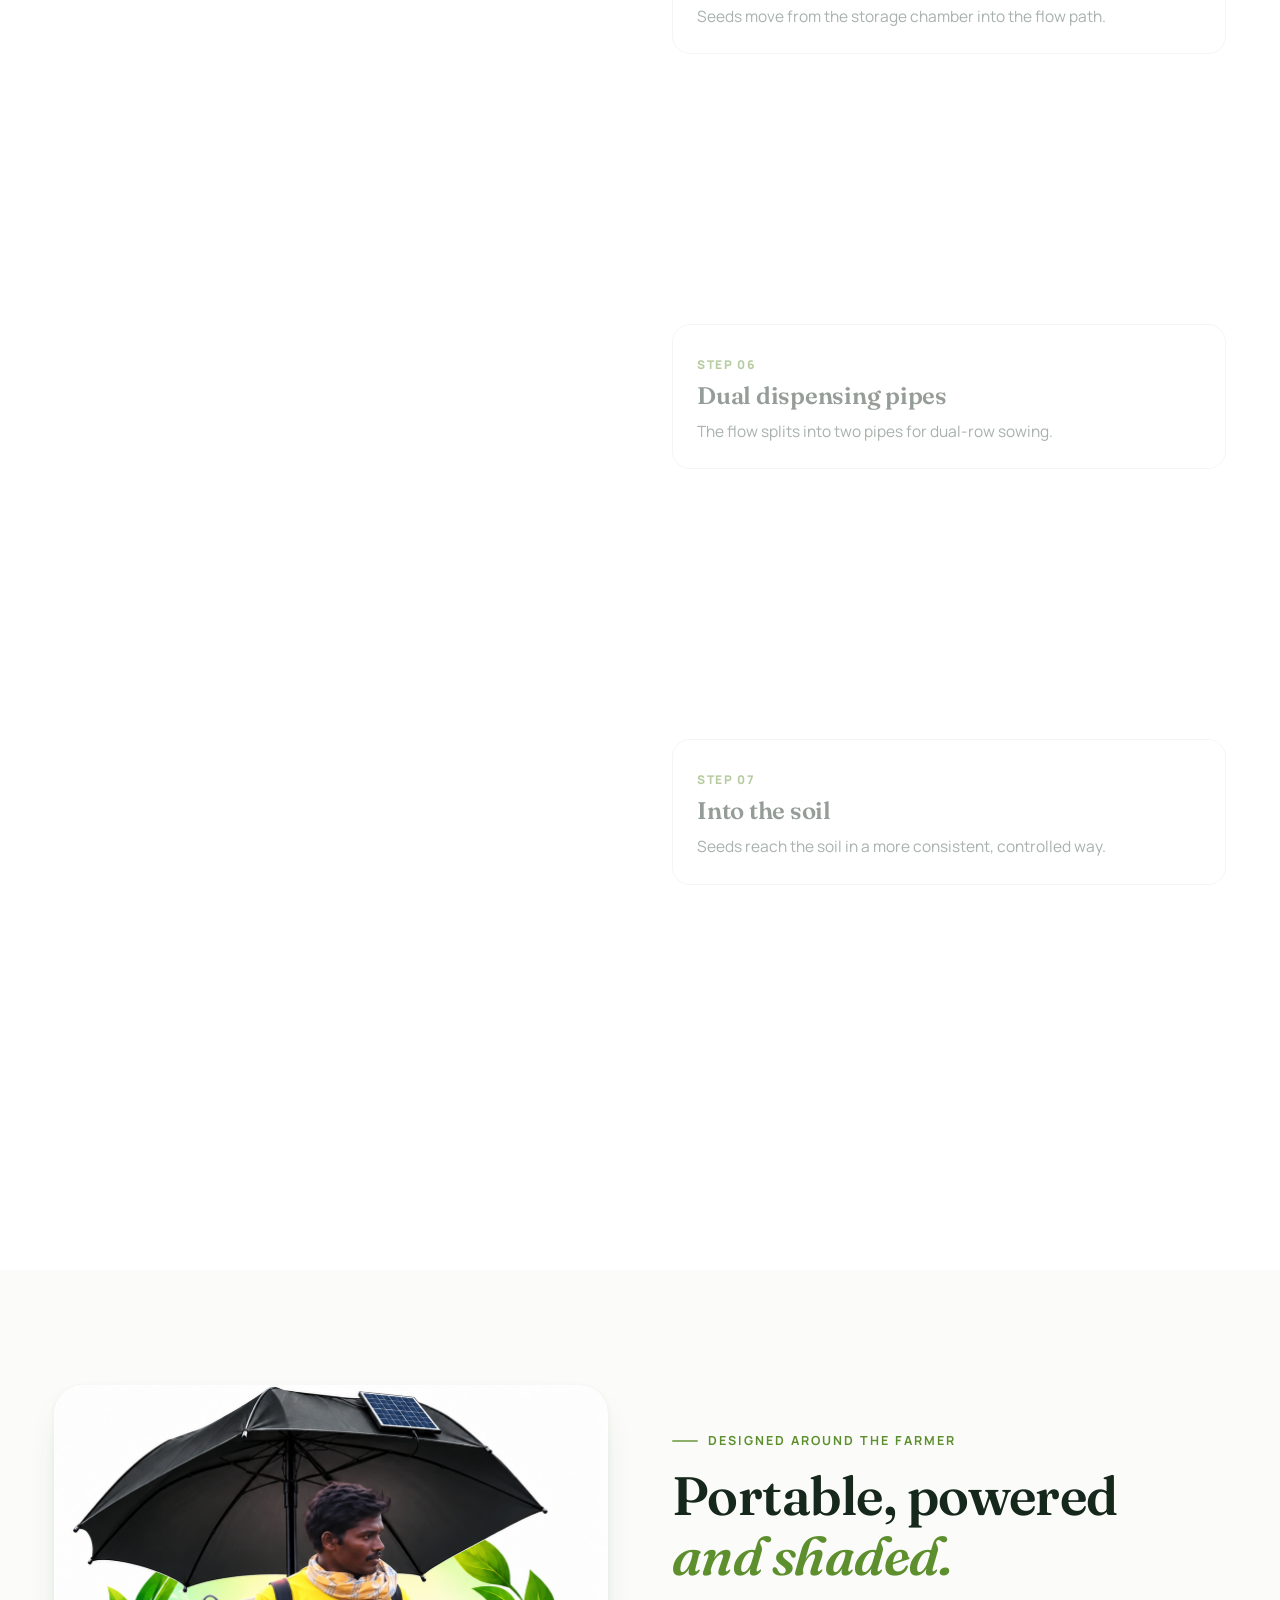
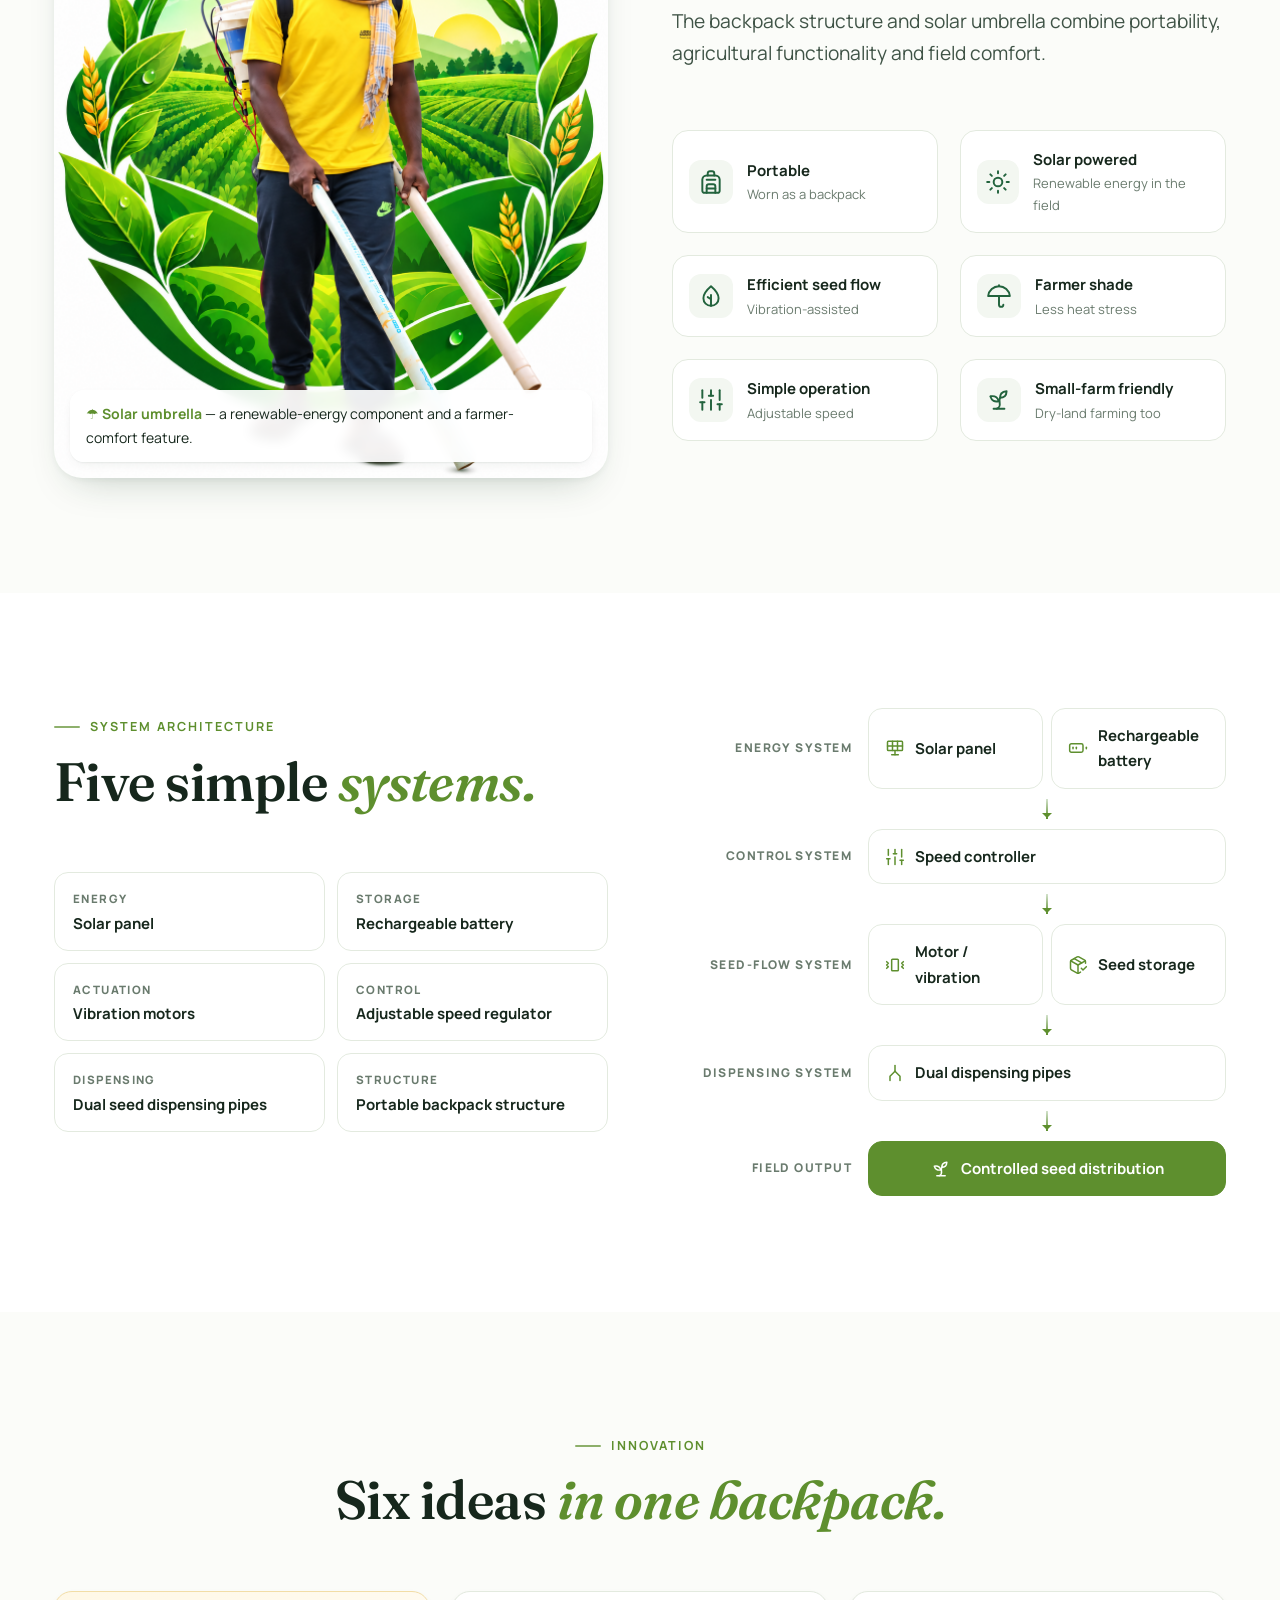
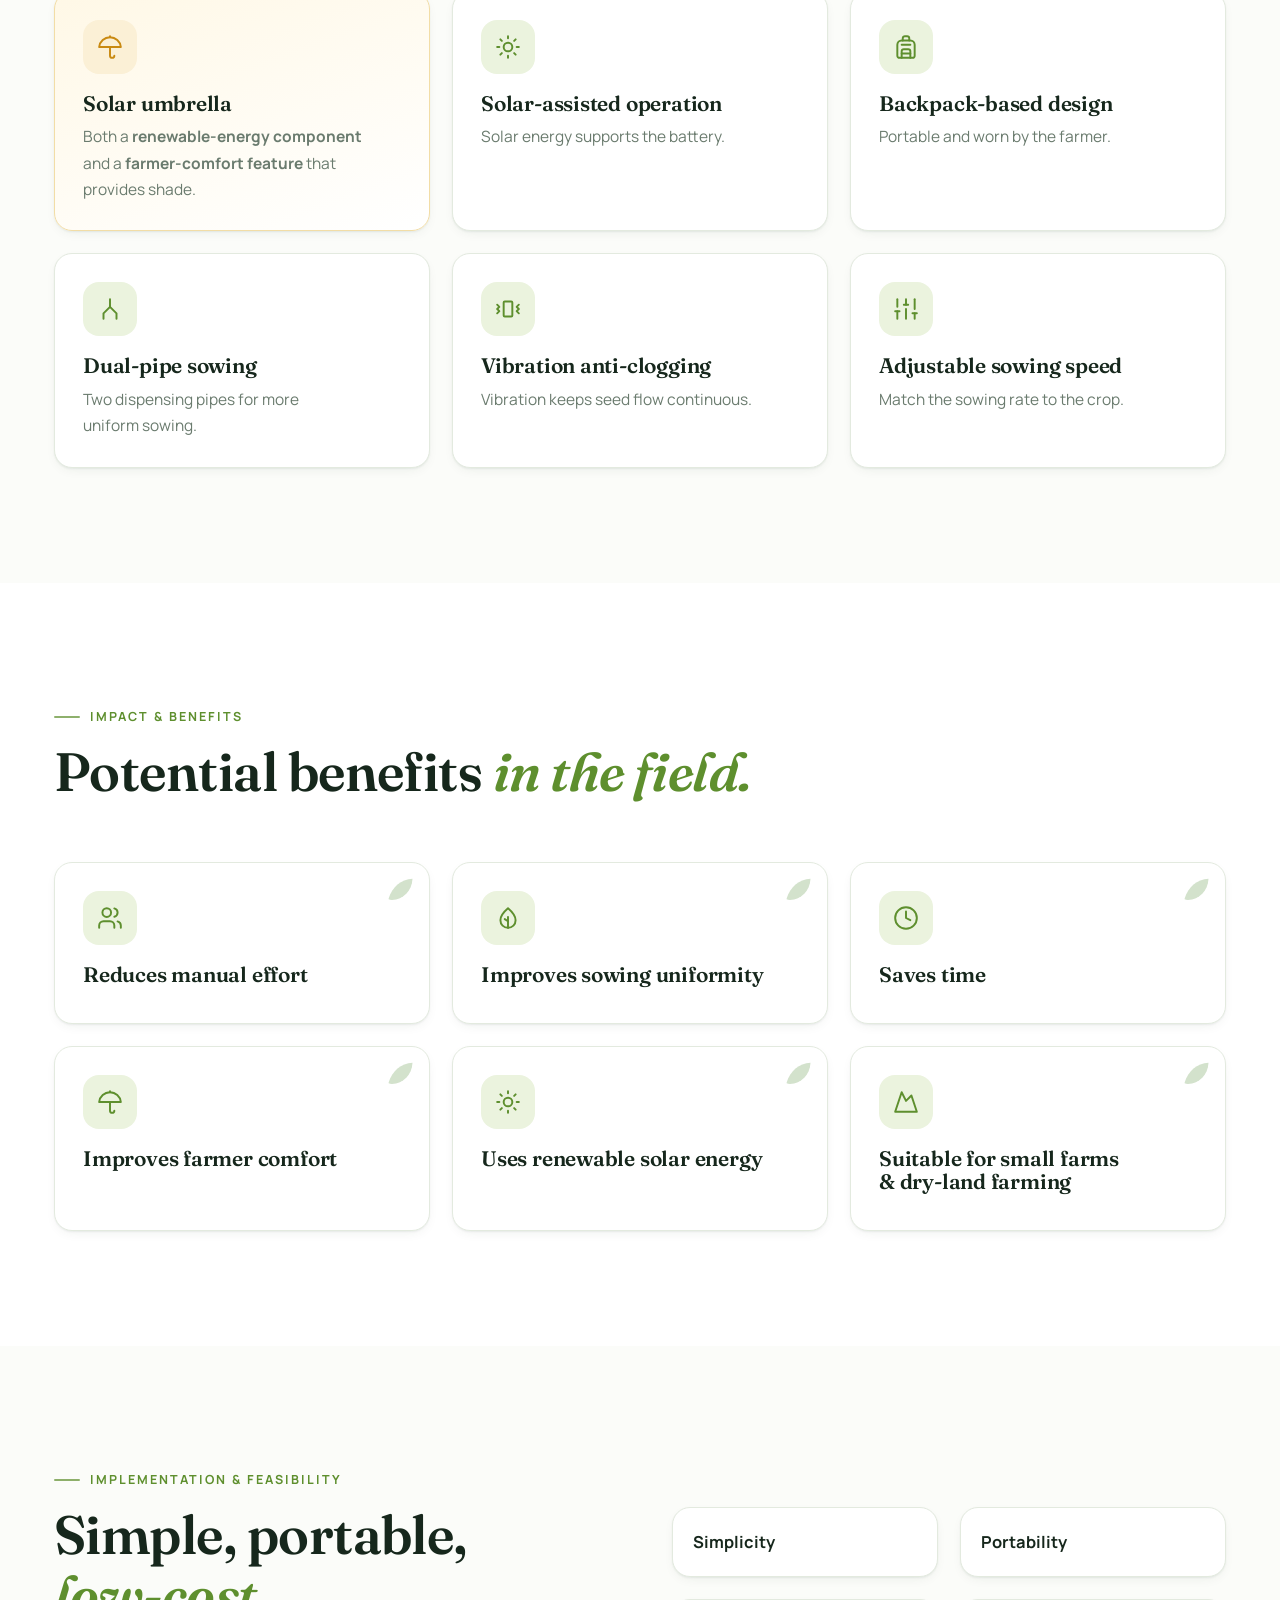
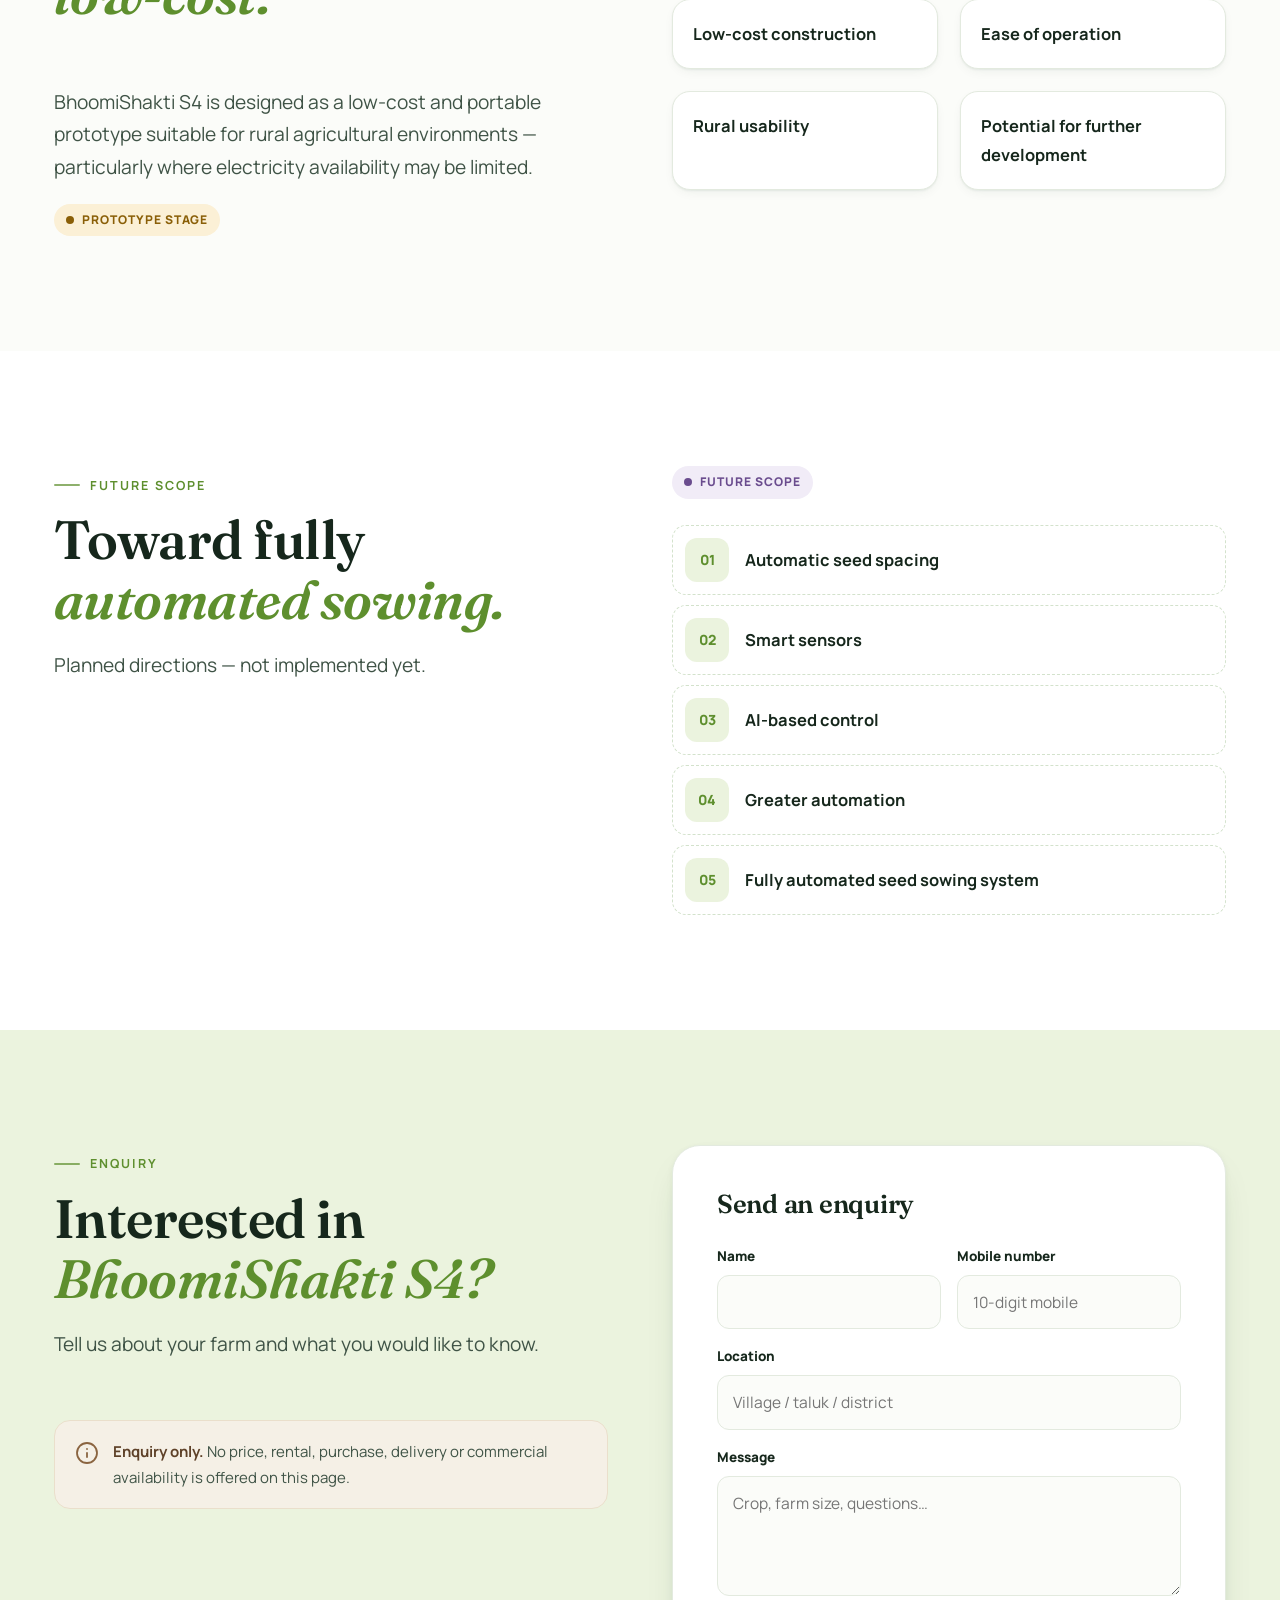
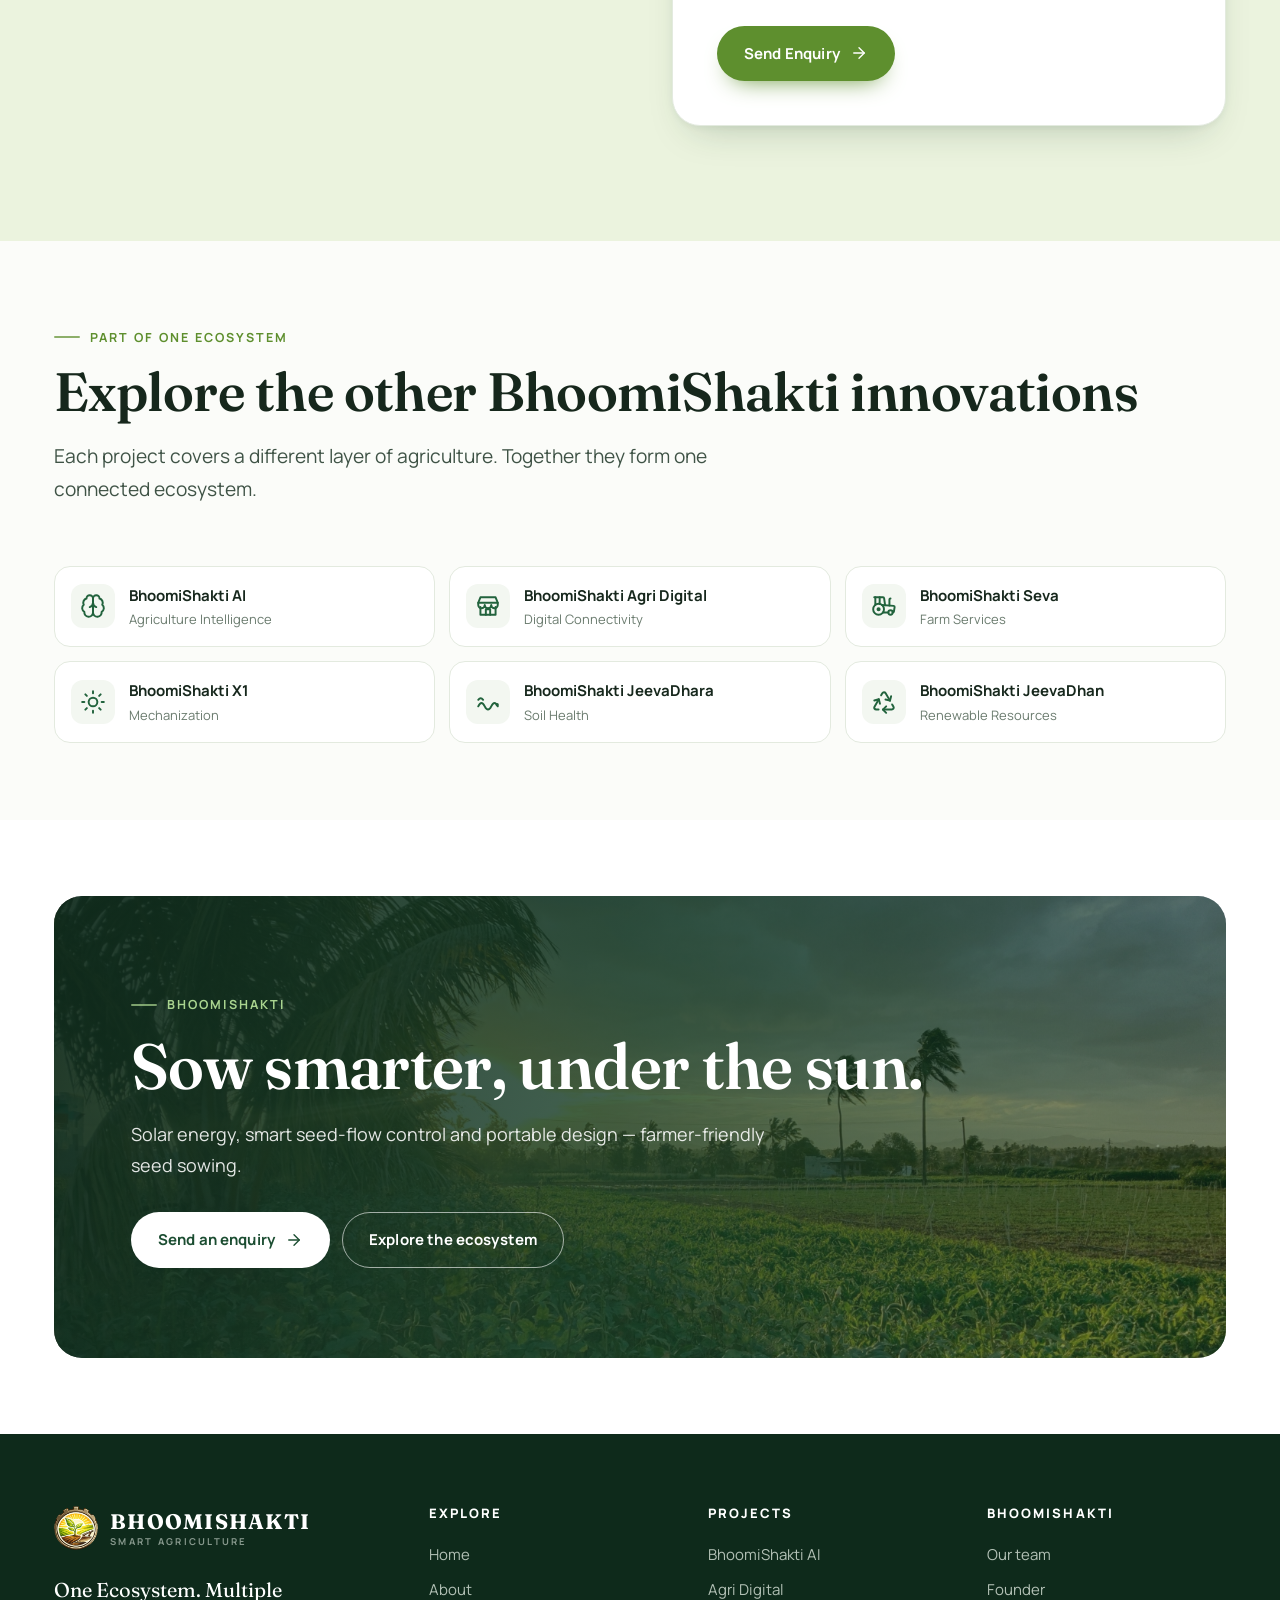
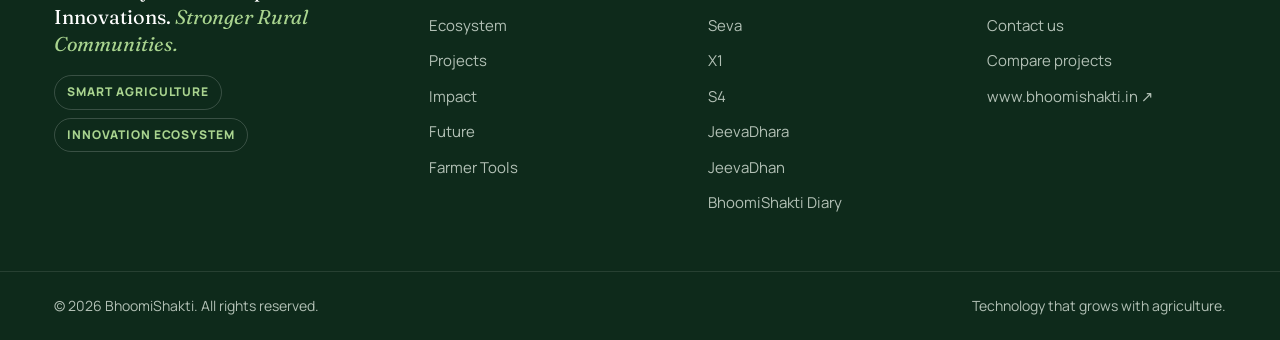
<file: s4.html>
<!DOCTYPE html>
<html lang="en" class="js-off">
<head>
  <!-- Google tag (gtag.js) -->
<script async src="https://www.googletagmanager.com/gtag/js?id=G-LCF8DMRQYF"></script>
<script>
  window.dataLayer = window.dataLayer || [];
  function gtag(){dataLayer.push(arguments);}
  gtag('js', new Date());

  gtag('config', 'G-LCF8DMRQYF');
</script>
<meta charset="UTF-8">
<meta name="viewport" content="width=device-width, initial-scale=1.0, viewport-fit=cover">
<title>BhoomiShakti S4 — Smart Solar Seed Sower</title>
<meta name="description" content="BhoomiShakti S4: a portable, backpack-based, solar-assisted seed sower with dual pipes, vibration-assisted seed flow and a solar umbrella.">
<link rel="canonical" href="https://www.bhoomishakti.in/s4.html">
<meta name="robots" content="index, follow">
<meta property="og:type" content="website">
<meta property="og:site_name" content="BhoomiShakti">
<meta property="og:title" content="BhoomiShakti S4 — Smart Solar Seed Sower">
<meta property="og:description" content="BhoomiShakti S4: a portable, backpack-based, solar-assisted seed sower with dual pipes, vibration-assisted seed flow and a solar umbrella.">
<meta property="og:url" content="https://www.bhoomishakti.in/s4.html">
<meta name="twitter:card" content="summary_large_image">
<meta name="twitter:title" content="BhoomiShakti S4 — Smart Solar Seed Sower">
<meta name="twitter:description" content="BhoomiShakti S4: a portable, backpack-based, solar-assisted seed sower with dual pipes, vibration-assisted seed flow and a solar umbrella.">
<script type="application/ld+json">{"@context": "https://schema.org", "@type": "BreadcrumbList", "itemListElement": [{"@type": "ListItem", "position": 1, "name": "Home", "item": "https://www.bhoomishakti.in/"}, {"@type": "ListItem", "position": 2, "name": "Projects", "item": "https://www.bhoomishakti.in/projects.html"}, {"@type": "ListItem", "position": 3, "name": "BhoomiShakti S4", "item": "https://www.bhoomishakti.in/s4.html"}]}</script>
<meta name="theme-color" content="#FFFFFF">
<link rel="icon" type="image/png" href="assets/icons/favicon.png">
<link rel="preload" href="assets/fonts/fraunces.woff2" as="font" type="font/woff2" crossorigin>
<link rel="preload" href="assets/fonts/manrope.woff2" as="font" type="font/woff2" crossorigin>
<link rel="stylesheet" href="css/style.css">
</head>
<body class="theme-s4">
<a class="skip-link" href="#main">Skip to content</a>
<svg xmlns="http://www.w3.org/2000/svg" style="display:none" aria-hidden="true"><defs><symbol id="i-linkedin" viewBox="0 0 24 24"><path d="M16 8a6 6 0 0 1 6 6v7h-4v-7a2 2 0 0 0-4 0v7h-4v-7a6 6 0 0 1 6-6Z"/><rect x="2" y="9" width="4" height="12"/><circle cx="4" cy="4" r="2"/></symbol><symbol id="i-github" viewBox="0 0 24 24"><path d="M15 22v-4a4.8 4.8 0 0 0-1-3.5c3 0 6-2 6-5.5.08-1.25-.27-2.48-1-3.5.28-1.15.28-2.35 0-3.5 0 0-1 0-3 1.5-2.64-.5-5.36-.5-8 0C6 2 5 2 5 2c-.3 1.15-.3 2.35 0 3.5A5.4 5.4 0 0 0 4 9c0 3.5 3 5.5 6 5.5-.39.49-.68 1.05-.85 1.65-.17.6-.22 1.23-.15 1.85v4"/><path d="M9 18c-4.51 2-5-2-7-2"/></symbol><symbol id="i-quote" viewBox="0 0 24 24"><path d="M3 21c3 0 7-1 7-8V5c0-1.25-.76-2.02-2-2H4c-1.25 0-2 .75-2 1.97V11c0 1.25.75 2 2 2 1 0 1 0 1 1v1c0 1-1 2-2 2s-1 .01-1 1.03V20c0 1 0 1 1 1z"/><path d="M15 21c3 0 7-1 7-8V5c0-1.25-.76-2.02-2-2h-4c-1.25 0-2 .75-2 1.97V11c0 1.25.75 2 2 2h.75c0 2.25.25 4-2.75 4v3c0 1 0 1 1 1z"/></symbol><symbol id="i-external" viewBox="0 0 24 24"><path d="M15 3h6v6"/><path d="M10 14 21 3"/><path d="M18 13v6a2 2 0 0 1-2 2H5a2 2 0 0 1-2-2V8a2 2 0 0 1 2-2h6"/></symbol><symbol id="i-user" viewBox="0 0 24 24"><circle cx="12" cy="8" r="5"/><path d="M20 21a8 8 0 0 0-16 0"/></symbol><symbol id="i-leaf" viewBox="0 0 24 24"><path d="M11 20A7 7 0 0 1 9.8 6.1C15.5 5 17 4.48 19 2c1 2 2 4.18 2 8 0 5.5-4.78 10-10 10Z"/><path d="M2 21c0-3 1.85-5.36 5.08-6C9.5 14.52 12 13 13 12"/></symbol><symbol id="i-sprout" viewBox="0 0 24 24"><path d="M7 20h10"/><path d="M10 20c5.5-2.5.8-6.4 3-10"/><path d="M9.5 9.4c1.1.8 1.8 2.2 2.3 3.7-2 .4-3.5.4-4.8-.3-1.2-.6-2.3-1.9-3-4.2 2.8-.5 4.4 0 5.5.8z"/><path d="M14.1 6a7 7 0 0 0-1.1 4c1.9-.1 3.3-.6 4.3-1.4 1-1 1.6-2.3 1.7-4.6-2.7.1-4 1-4.9 2z"/></symbol><symbol id="i-brain" viewBox="0 0 24 24"><path d="M12 5a3 3 0 1 0-5.997.125 4 4 0 0 0-2.526 5.77 4 4 0 0 0 .556 6.588A4 4 0 1 0 12 18Z"/><path d="M12 5a3 3 0 1 1 5.997.125 4 4 0 0 1 2.526 5.77 4 4 0 0 1-.556 6.588A4 4 0 1 1 12 18Z"/><path d="M12 5v13"/><path d="M9 13a4.5 4.5 0 0 0 3-4"/><path d="M15 13a4.5 4.5 0 0 1-3-4"/></symbol><symbol id="i-store" viewBox="0 0 24 24"><path d="M3 9 5 4h14l2 5"/><path d="M3 9h18v2a3 3 0 0 1-6 0 3 3 0 0 1-6 0 3 3 0 0 1-6 0Z"/><path d="M5 13v7h14v-7"/><path d="M10 20v-5h4v5"/></symbol><symbol id="i-tractor" viewBox="0 0 24 24"><path d="m10 11 11 .9a1 1 0 0 1 .8 1.1l-.665 4.158a1 1 0 0 1-.988.842H20"/><path d="M16 18h-5"/><path d="M18 5a1 1 0 0 0-1 1v5.573"/><path d="M3 4h8.129a1 1 0 0 1 .99.863L13 11.246"/><path d="M4 11V4"/><path d="M8 10.1V4"/><circle cx="18" cy="18" r="2"/><circle cx="7" cy="15" r="5"/><circle cx="7" cy="15" r="1"/></symbol><symbol id="i-sun" viewBox="0 0 24 24"><circle cx="12" cy="12" r="4"/><path d="M12 2v2"/><path d="M12 20v2"/><path d="m4.93 4.93 1.41 1.41"/><path d="m17.66 17.66 1.41 1.41"/><path d="M2 12h2"/><path d="M20 12h2"/><path d="m6.34 17.66-1.41 1.41"/><path d="m19.07 4.93-1.41 1.41"/></symbol><symbol id="i-seed" viewBox="0 0 24 24"><path d="M12 21c-4 0-7-3-7-7 0-5 7-11 7-11s7 6 7 11c0 4-3 7-7 7Z"/><path d="M12 21V11"/><path d="M12 15l-3-2"/></symbol><symbol id="i-worm" viewBox="0 0 24 24"><path d="M3 16c2-4 4-4 6 0s4 4 6 0 4-4 6 0"/><circle cx="20.5" cy="14.5" r=".6" fill="currentColor"/><path d="M3 10c1.5-2 3-2 4.5 0"/></symbol><symbol id="i-recycle" viewBox="0 0 24 24"><path d="M7 19H4.815a1.83 1.83 0 0 1-1.57-.881 1.785 1.785 0 0 1-.004-1.784L7.196 9.5"/><path d="M11 19h8.203a1.83 1.83 0 0 0 1.556-.89 1.784 1.784 0 0 0 0-1.775l-1.226-2.12"/><path d="m14 16-3 3 3 3"/><path d="M8.293 13.596 7.196 9.5 3.1 10.598"/><path d="m9.344 5.811 1.093-1.892A1.83 1.83 0 0 1 11.985 3a1.784 1.784 0 0 1 1.546.888l3.943 6.843"/><path d="m13.378 9.633 4.096 1.098 1.097-4.096"/></symbol><symbol id="i-arrow" viewBox="0 0 24 24"><path d="M5 12h14"/><path d="m12 5 7 7-7 7"/></symbol><symbol id="i-arrow-down" viewBox="0 0 24 24"><path d="M12 5v14"/><path d="m19 12-7 7-7-7"/></symbol><symbol id="i-chevron" viewBox="0 0 24 24"><path d="m6 9 6 6 6-6"/></symbol><symbol id="i-chevron-left" viewBox="0 0 24 24"><path d="m15 18-6-6 6-6"/></symbol><symbol id="i-chevron-right" viewBox="0 0 24 24"><path d="m9 18 6-6-6-6"/></symbol><symbol id="i-up" viewBox="0 0 24 24"><path d="m18 15-6-6-6 6"/></symbol><symbol id="i-menu" viewBox="0 0 24 24"><path d="M4 6h16"/><path d="M4 12h16"/><path d="M4 18h16"/></symbol><symbol id="i-close" viewBox="0 0 24 24"><path d="M18 6 6 18"/><path d="m6 6 12 12"/></symbol><symbol id="i-plus" viewBox="0 0 24 24"><path d="M5 12h14"/><path d="M12 5v14"/></symbol><symbol id="i-check" viewBox="0 0 24 24"><path d="M20 6 9 17l-5-5"/></symbol><symbol id="i-users" viewBox="0 0 24 24"><path d="M16 21v-2a4 4 0 0 0-4-4H6a4 4 0 0 0-4 4v2"/><circle cx="9" cy="7" r="4"/><path d="M22 21v-2a4 4 0 0 0-3-3.87"/><path d="M16 3.13a4 4 0 0 1 0 7.75"/></symbol><symbol id="i-user-search" viewBox="0 0 24 24"><circle cx="10" cy="7" r="4"/><path d="M10.3 15H7a4 4 0 0 0-4 4v2"/><circle cx="17" cy="17" r="3"/><path d="m21 21-1.9-1.9"/></symbol><symbol id="i-search" viewBox="0 0 24 24"><circle cx="11" cy="11" r="8"/><path d="m21 21-4.3-4.3"/></symbol><symbol id="i-pin" viewBox="0 0 24 24"><path d="M20 10c0 5-5.5 10.2-7.4 11.8a1 1 0 0 1-1.2 0C9.5 20.2 4 15 4 10a8 8 0 0 1 16 0"/><circle cx="12" cy="10" r="3"/></symbol><symbol id="i-message" viewBox="0 0 24 24"><path d="M14 9a2 2 0 0 1-2 2H6l-4 4V4a2 2 0 0 1 2-2h8a2 2 0 0 1 2 2z"/><path d="M18 9h2a2 2 0 0 1 2 2v11l-4-4h-6a2 2 0 0 1-2-2v-1"/></symbol><symbol id="i-package" viewBox="0 0 24 24"><path d="m16 16 2 2 4-4"/><path d="M21 10V8a2 2 0 0 0-1-1.73l-7-4a2 2 0 0 0-2 0l-7 4A2 2 0 0 0 3 8v8a2 2 0 0 0 1 1.73l7 4a2 2 0 0 0 2 0l2-1.14"/><path d="m7.5 4.27 9 5.15"/><path d="M3.29 7 12 12l8.71-5"/><path d="M12 22V12"/></symbol><symbol id="i-megaphone" viewBox="0 0 24 24"><path d="m3 11 18-5v12L3 14v-3z"/><path d="M11.6 16.8a3 3 0 1 1-5.8-1.6"/></symbol><symbol id="i-cloud" viewBox="0 0 24 24"><path d="M12 2v2"/><path d="m4.93 4.93 1.41 1.41"/><path d="M20 12h2"/><path d="m19.07 4.93-1.41 1.41"/><path d="M15.947 12.65a4 4 0 0 0-5.925-4.128"/><path d="M13 22H7a5 5 0 1 1 4.9-6H13a3 3 0 0 1 0 6Z"/></symbol><symbol id="i-landmark" viewBox="0 0 24 24"><path d="M3 22h18"/><path d="M6 18v-7"/><path d="M10 18v-7"/><path d="M14 18v-7"/><path d="M18 18v-7"/><path d="M12 2 20 7H4z"/></symbol><symbol id="i-rupee" viewBox="0 0 24 24"><path d="M6 3h12"/><path d="M6 8h12"/><path d="m6 13 8.5 8"/><path d="M6 13h3"/><path d="M9 13c6.667 0 6.667-10 0-10"/></symbol><symbol id="i-calendar" viewBox="0 0 24 24"><rect width="18" height="18" x="3" y="4" rx="2"/><path d="M16 2v4"/><path d="M8 2v4"/><path d="M3 10h18"/><path d="M8 14h.01"/><path d="M12 14h.01"/><path d="M16 14h.01"/><path d="M8 18h.01"/><path d="M12 18h.01"/></symbol><symbol id="i-microscope" viewBox="0 0 24 24"><path d="M6 18h8"/><path d="M3 22h18"/><path d="M14 22a7 7 0 1 0 0-14h-1"/><path d="M9 14h2"/><path d="M9 12a2 2 0 0 1-2-2V6h6v4a2 2 0 0 1-2 2Z"/><path d="M12 6V3a1 1 0 0 0-1-1H9a1 1 0 0 0-1 1v3"/></symbol><symbol id="i-handshake" viewBox="0 0 24 24"><path d="m11 17 2 2a1 1 0 1 0 3-3"/><path d="m14 14 2.5 2.5a1 1 0 1 0 3-3l-3.88-3.88a3 3 0 0 0-4.24 0l-.88.88a1 1 0 1 1-3-3l2.81-2.81a5.79 5.79 0 0 1 7.06-.87l.47.28a2 2 0 0 0 1.42.25L21 4"/><path d="m21 3 1 11h-2"/><path d="M3 3 2 14l6.5 6.5a1 1 0 1 0 3-3"/><path d="M3 4h8"/></symbol><symbol id="i-shield" viewBox="0 0 24 24"><path d="M20 13c0 5-3.5 7.5-7.66 8.95a1 1 0 0 1-.67-.01C7.5 20.5 4 18 4 13V6a1 1 0 0 1 1-1c2 0 4.5-1.2 6.24-2.72a1.17 1.17 0 0 1 1.52 0C14.51 3.81 17 5 19 5a1 1 0 0 1 1 1z"/><path d="m9 12 2 2 4-4"/></symbol><symbol id="i-eye-off" viewBox="0 0 24 24"><path d="M10.733 5.076a10.744 10.744 0 0 1 11.205 6.575 1 1 0 0 1 0 .696 10.747 10.747 0 0 1-1.444 2.49"/><path d="M14.084 14.158a3 3 0 0 1-4.242-4.242"/><path d="M17.479 17.499a10.75 10.75 0 0 1-15.417-5.151 1 1 0 0 1 0-.696 10.75 10.75 0 0 1 4.446-5.143"/><path d="m2 2 20 20"/></symbol><symbol id="i-layers" viewBox="0 0 24 24"><path d="m12.83 2.18a2 2 0 0 0-1.66 0L2.6 6.08a1 1 0 0 0 0 1.83l8.58 3.91a2 2 0 0 0 1.66 0l8.58-3.9a1 1 0 0 0 0-1.83Z"/><path d="m22 17.65-9.17 4.16a2 2 0 0 1-1.66 0L2 17.65"/><path d="m22 12.65-9.17 4.16a2 2 0 0 1-1.66 0L2 12.65"/></symbol><symbol id="i-network" viewBox="0 0 24 24"><rect x="16" y="16" width="6" height="6" rx="1"/><rect x="2" y="16" width="6" height="6" rx="1"/><rect x="9" y="2" width="6" height="6" rx="1"/><path d="M5 16v-3a1 1 0 0 1 1-1h12a1 1 0 0 1 1 1v3"/><path d="M12 12V8"/></symbol><symbol id="i-globe" viewBox="0 0 24 24"><circle cx="12" cy="12" r="10"/><path d="M12 2a14.5 14.5 0 0 0 0 20 14.5 14.5 0 0 0 0-20"/><path d="M2 12h20"/></symbol><symbol id="i-server" viewBox="0 0 24 24"><rect width="20" height="8" x="2" y="2" rx="2"/><rect width="20" height="8" x="2" y="14" rx="2"/><path d="M6 6h.01"/><path d="M6 18h.01"/></symbol><symbol id="i-database" viewBox="0 0 24 24"><ellipse cx="12" cy="5" rx="9" ry="3"/><path d="M3 5v14a9 3 0 0 0 18 0V5"/><path d="M3 12a9 3 0 0 0 18 0"/></symbol><symbol id="i-code" viewBox="0 0 24 24"><path d="m16 18 6-6-6-6"/><path d="m8 6-6 6 6 6"/></symbol><symbol id="i-battery" viewBox="0 0 24 24"><rect x="2" y="7" width="16" height="10" rx="2"/><path d="M22 11v2"/><path d="M6 11v2"/><path d="M10 11v2"/></symbol><symbol id="i-zap" viewBox="0 0 24 24"><path d="M4 14a1 1 0 0 1-.78-1.63l9.9-10.2a.5.5 0 0 1 .86.46l-1.92 6.02A1 1 0 0 0 13 10h7a1 1 0 0 1 .78 1.63l-9.9 10.2a.5.5 0 0 1-.86-.46l1.92-6.02A1 1 0 0 0 11 14z"/></symbol><symbol id="i-cog" viewBox="0 0 24 24"><path d="M12.22 2h-.44a2 2 0 0 0-2 2v.18a2 2 0 0 1-1 1.73l-.43.25a2 2 0 0 1-2 0l-.15-.08a2 2 0 0 0-2.73.73l-.22.38a2 2 0 0 0 .73 2.73l.15.1a2 2 0 0 1 1 1.72v.51a2 2 0 0 1-1 1.74l-.15.09a2 2 0 0 0-.73 2.73l.22.38a2 2 0 0 0 2.73.73l.15-.08a2 2 0 0 1 2 0l.43.25a2 2 0 0 1 1 1.73V20a2 2 0 0 0 2 2h.44a2 2 0 0 0 2-2v-.18a2 2 0 0 1 1-1.73l.43-.25a2 2 0 0 1 2 0l.15.08a2 2 0 0 0 2.73-.73l.22-.39a2 2 0 0 0-.73-2.73l-.15-.08a2 2 0 0 1-1-1.74v-.5a2 2 0 0 1 1-1.74l.15-.09a2 2 0 0 0 .73-2.73l-.22-.38a2 2 0 0 0-2.73-.73l-.15.08a2 2 0 0 1-2 0l-.43-.25a2 2 0 0 1-1-1.73V4a2 2 0 0 0-2-2z"/><circle cx="12" cy="12" r="3"/></symbol><symbol id="i-wheel" viewBox="0 0 24 24"><circle cx="12" cy="12" r="9"/><circle cx="12" cy="12" r="2"/><path d="M12 3v7"/><path d="M12 14v7"/><path d="M3 12h7"/><path d="M14 12h7"/></symbol><symbol id="i-chain" viewBox="0 0 24 24"><path d="M9 17H7A5 5 0 0 1 7 7h2"/><path d="M15 7h2a5 5 0 1 1 0 10h-2"/><path d="M8 12h8"/></symbol><symbol id="i-blade" viewBox="0 0 24 24"><path d="M4 20 14 8l6-4-2 7-12 11"/><path d="M4 20h7"/></symbol><symbol id="i-panel" viewBox="0 0 24 24"><rect x="3" y="4" width="18" height="11" rx="1"/><path d="M3 9.5h18"/><path d="M9 4v11"/><path d="M15 4v11"/><path d="M12 15v5"/><path d="M8 20h8"/></symbol><symbol id="i-umbrella" viewBox="0 0 24 24"><path d="M22 12a10.06 10.06 0 0 0-20 0Z"/><path d="M12 12v8a2 2 0 0 0 4 0"/><path d="M12 2v1"/></symbol><symbol id="i-backpack" viewBox="0 0 24 24"><path d="M4 10a4 4 0 0 1 4-4h8a4 4 0 0 1 4 4v10a2 2 0 0 1-2 2H6a2 2 0 0 1-2-2Z"/><path d="M8 10h8"/><path d="M8 18h8"/><path d="M8 22v-6a2 2 0 0 1 2-2h4a2 2 0 0 1 2 2v6"/><path d="M9 6V4a2 2 0 0 1 2-2h2a2 2 0 0 1 2 2v2"/></symbol><symbol id="i-sliders" viewBox="0 0 24 24"><path d="M4 21v-7"/><path d="M4 10V3"/><path d="M12 21v-9"/><path d="M12 8V3"/><path d="M20 21v-5"/><path d="M20 12V3"/><path d="M2 14h4"/><path d="M10 8h4"/><path d="M18 16h4"/></symbol><symbol id="i-pipes" viewBox="0 0 24 24"><path d="M12 3v7"/><path d="M12 10 6 16v5"/><path d="m12 10 6 6v5"/></symbol><symbol id="i-vibrate" viewBox="0 0 24 24"><path d="m2 8 2 2-2 2 2 2-2 2"/><path d="m22 8-2 2 2 2-2 2 2 2"/><rect width="8" height="14" x="8" y="5" rx="1"/></symbol><symbol id="i-droplet" viewBox="0 0 24 24"><path d="M12 22a7 7 0 0 0 7-7c0-2-1-3.9-3-5.5s-3.5-4-4-6.5c-.5 2.5-2 4.9-4 6.5C6 11.1 5 13 5 15a7 7 0 0 0 7 7z"/></symbol><symbol id="i-flask" viewBox="0 0 24 24"><path d="M10 2v7.527a2 2 0 0 1-.211.896L4.72 20.55a1 1 0 0 0 .9 1.45h12.76a1 1 0 0 0 .9-1.45l-5.069-10.127A2 2 0 0 1 14 9.527V2"/><path d="M8.5 2h7"/><path d="M7 16h10"/></symbol><symbol id="i-factory" viewBox="0 0 24 24"><path d="M2 20a2 2 0 0 0 2 2h16a2 2 0 0 0 2-2V8l-7 5V8l-7 5V4a2 2 0 0 0-2-2H4a2 2 0 0 0-2 2Z"/><path d="M17 18h1"/><path d="M12 18h1"/><path d="M7 18h1"/></symbol><symbol id="i-flame" viewBox="0 0 24 24"><path d="M8.5 14.5A2.5 2.5 0 0 0 11 12c0-1.38-.5-2-1-3-1.072-2.143-.224-4.054 2-6 .5 2.5 2 4.9 4 6.5 2 1.6 3 3.5 3 5.5a7 7 0 1 1-14 0c0-1.153.433-2.294 1-3a2.5 2.5 0 0 0 2.5 2.5z"/></symbol><symbol id="i-cow" viewBox="0 0 24 24"><path d="M5 9c-1.5 0-3-1-3-3 2 0 3 .5 4 1.5"/><path d="M19 9c1.5 0 3-1 3-3-2 0-3 .5-4 1.5"/><path d="M6 8.5C6 6 8.5 4 12 4s6 2 6 4.5V14a6 6 0 0 1-12 0Z"/><ellipse cx="12" cy="15.5" rx="3.5" ry="2.5"/><path d="M10.5 15.5h.01"/><path d="M13.5 15.5h.01"/><path d="M9 10h.01"/><path d="M15 10h.01"/></symbol><symbol id="i-truck" viewBox="0 0 24 24"><path d="M14 18V6a2 2 0 0 0-2-2H4a2 2 0 0 0-2 2v11a1 1 0 0 0 1 1h2"/><path d="M15 18H9"/><path d="M19 18h2a1 1 0 0 0 1-1v-3.65a1 1 0 0 0-.22-.624l-3.48-4.35A1 1 0 0 0 17.52 8H14"/><circle cx="17" cy="18" r="2"/><circle cx="7" cy="18" r="2"/></symbol><symbol id="i-drone" viewBox="0 0 24 24"><circle cx="5" cy="5" r="2.5"/><circle cx="19" cy="5" r="2.5"/><circle cx="5" cy="19" r="2.5"/><circle cx="19" cy="19" r="2.5"/><path d="M7 7l3 3"/><path d="m17 7-3 3"/><path d="m7 17 3-3"/><path d="m17 17-3-3"/><rect x="10" y="10" width="4" height="4" rx="1"/></symbol><symbol id="i-digger" viewBox="0 0 24 24"><path d="M2 18h12"/><circle cx="4.5" cy="18" r="2.5"/><circle cx="11.5" cy="18" r="2.5"/><path d="M3 15V11h6l2 4"/><path d="M9 11 14 5l5 3-2 4h-3"/><path d="M19 8v5"/></symbol><symbol id="i-water" viewBox="0 0 24 24"><path d="M2 6c.6.5 1.2 1 2.5 1C7 7 7 5 9.5 5c2.6 0 2.4 2 5 2 2.5 0 2.5-2 5-2 1.3 0 1.9.5 2.5 1"/><path d="M2 12c.6.5 1.2 1 2.5 1 2.5 0 2.5-2 5-2 2.6 0 2.4 2 5 2 2.5 0 2.5-2 5-2 1.3 0 1.9.5 2.5 1"/><path d="M2 18c.6.5 1.2 1 2.5 1 2.5 0 2.5-2 5-2 2.6 0 2.4 2 5 2 2.5 0 2.5-2 5-2 1.3 0 1.9.5 2.5 1"/></symbol><symbol id="i-phone" viewBox="0 0 24 24"><rect width="14" height="20" x="5" y="2" rx="2"/><path d="M12 18h.01"/></symbol><symbol id="i-star" viewBox="0 0 24 24"><path d="M11.525 2.295a.53.53 0 0 1 .95 0l2.31 4.679a2.12 2.12 0 0 0 1.595 1.16l5.166.756a.53.53 0 0 1 .294.904l-3.736 3.638a2.12 2.12 0 0 0-.611 1.878l.882 5.14a.53.53 0 0 1-.771.56l-4.618-2.428a2.12 2.12 0 0 0-1.973 0L6.396 21.01a.53.53 0 0 1-.77-.56l.881-5.139a2.12 2.12 0 0 0-.611-1.879L2.16 9.795a.53.53 0 0 1 .294-.906l5.165-.755a2.12 2.12 0 0 0 1.597-1.16z"/></symbol><symbol id="i-info" viewBox="0 0 24 24"><circle cx="12" cy="12" r="10"/><path d="M12 16v-4"/><path d="M12 8h.01"/></symbol><symbol id="i-mic" viewBox="0 0 24 24"><path d="M12 2a3 3 0 0 0-3 3v7a3 3 0 0 0 6 0V5a3 3 0 0 0-3-3Z"/><path d="M19 10v2a7 7 0 0 1-14 0v-2"/><path d="M12 19v3"/></symbol><symbol id="i-languages" viewBox="0 0 24 24"><path d="m5 8 6 6"/><path d="m4 14 6-6 2-3"/><path d="M2 5h12"/><path d="M7 2h1"/><path d="m22 22-5-10-5 10"/><path d="M14 18h6"/></symbol><symbol id="i-satellite" viewBox="0 0 24 24"><path d="M13 7 9 3 5 7l4 4"/><path d="m17 11 4 4-4 4-4-4"/><path d="m8 12 4 4 6-6-4-4Z"/><path d="m16 8 3-3"/><path d="M9 21a6 6 0 0 0-6-6"/></symbol><symbol id="i-chart" viewBox="0 0 24 24"><path d="M3 3v16a2 2 0 0 0 2 2h16"/><path d="m19 9-5 5-4-4-3 3"/></symbol><symbol id="i-wallet" viewBox="0 0 24 24"><path d="M19 7V4a1 1 0 0 0-1-1H5a2 2 0 0 0 0 4h15a1 1 0 0 1 1 1v4h-3a2 2 0 0 0 0 4h3a1 1 0 0 0 1-1v-2a1 1 0 0 0-1-1"/><path d="M3 5v14a2 2 0 0 0 2 2h15a1 1 0 0 0 1-1v-4"/></symbol><symbol id="i-rocket" viewBox="0 0 24 24"><path d="M4.5 16.5c-1.5 1.26-2 5-2 5s3.74-.5 5-2c.71-.84.7-2.13-.09-2.91a2.18 2.18 0 0 0-2.91-.09z"/><path d="m12 15-3-3a22 22 0 0 1 2-3.95A12.88 12.88 0 0 1 22 2c0 2.72-.78 7.5-6 11a22.35 22.35 0 0 1-4 2z"/><path d="M9 12H4s.55-3.03 2-4c1.62-1.08 5 0 5 0"/><path d="M12 15v5s3.03-.55 4-2c1.08-1.62 0-5 0-5"/></symbol><symbol id="i-building" viewBox="0 0 24 24"><path d="M6 22V4a2 2 0 0 1 2-2h8a2 2 0 0 1 2 2v18Z"/><path d="M6 12H4a2 2 0 0 0-2 2v6a2 2 0 0 0 2 2h2"/><path d="M18 9h2a2 2 0 0 1 2 2v9a2 2 0 0 1-2 2h-2"/><path d="M10 6h4"/><path d="M10 10h4"/><path d="M10 14h4"/><path d="M10 18h4"/></symbol><symbol id="i-target" viewBox="0 0 24 24"><circle cx="12" cy="12" r="10"/><circle cx="12" cy="12" r="6"/><circle cx="12" cy="12" r="2"/></symbol><symbol id="i-badge" viewBox="0 0 24 24"><path d="M3.85 8.62a4 4 0 0 1 4.78-4.77 4 4 0 0 1 6.74 0 4 4 0 0 1 4.78 4.78 4 4 0 0 1 0 6.74 4 4 0 0 1-4.77 4.78 4 4 0 0 1-6.75 0 4 4 0 0 1-4.78-4.77 4 4 0 0 1 0-6.76Z"/><path d="m9 12 2 2 4-4"/></symbol><symbol id="i-clock" viewBox="0 0 24 24"><circle cx="12" cy="12" r="10"/><path d="M12 6v6l4 2"/></symbol><symbol id="i-activity" viewBox="0 0 24 24"><path d="M22 12h-2.48a2 2 0 0 0-1.93 1.46l-2.35 8.36a.25.25 0 0 1-.48 0L9.24 2.18a.25.25 0 0 0-.48 0l-2.35 8.36A2 2 0 0 1 4.49 12H2"/></symbol><symbol id="i-wifi" viewBox="0 0 24 24"><path d="M12 20h.01"/><path d="M2 8.82a15 15 0 0 1 20 0"/><path d="M5 12.859a10 10 0 0 1 14 0"/><path d="M8.5 16.429a5 5 0 0 1 7 0"/></symbol><symbol id="i-compass" viewBox="0 0 24 24"><circle cx="12" cy="12" r="10"/><path d="m16.24 7.76-1.804 5.411a2 2 0 0 1-1.265 1.265L7.76 16.24l1.804-5.411a2 2 0 0 1 1.265-1.265z"/></symbol><symbol id="i-sparkles" viewBox="0 0 24 24"><path d="M9.937 15.5A2 2 0 0 0 8.5 14.063l-6.135-1.582a.5.5 0 0 1 0-.962L8.5 9.936A2 2 0 0 0 9.937 8.5l1.582-6.135a.5.5 0 0 1 .963 0L14.063 8.5A2 2 0 0 0 15.5 9.937l6.135 1.581a.5.5 0 0 1 0 .964L15.5 14.063a2 2 0 0 0-1.437 1.437l-1.582 6.135a.5.5 0 0 1-.963 0z"/></symbol><symbol id="i-book" viewBox="0 0 24 24"><path d="M12 7v14"/><path d="M3 18a1 1 0 0 1-1-1V4a1 1 0 0 1 1-1h5a4 4 0 0 1 4 4 4 4 0 0 1 4-4h5a1 1 0 0 1 1 1v13a1 1 0 0 1-1 1h-6a3 3 0 0 0-3 3 3 3 0 0 0-3-3z"/></symbol><symbol id="i-scale" viewBox="0 0 24 24"><path d="m16 16 3-8 3 8c-.87.65-1.92 1-3 1s-2.13-.35-3-1Z"/><path d="m2 16 3-8 3 8c-.87.65-1.92 1-3 1s-2.13-.35-3-1Z"/><path d="M7 21h10"/><path d="M12 3v18"/><path d="M3 7h2c2 0 5-1 7-2 2 1 5 2 7 2h2"/></symbol><symbol id="i-help" viewBox="0 0 24 24"><circle cx="12" cy="12" r="10"/><path d="M9.09 9a3 3 0 0 1 5.83 1c0 2-3 3-3 3"/><path d="M12 17h.01"/></symbol><symbol id="i-thumbs" viewBox="0 0 24 24"><path d="M7 10v12"/><path d="M15 5.88 14 10h5.83a2 2 0 0 1 1.92 2.56l-2.33 8A2 2 0 0 1 17.5 22H4a2 2 0 0 1-2-2v-8a2 2 0 0 1 2-2h2.76a2 2 0 0 0 1.79-1.11L12 2a3.13 3.13 0 0 1 3 3.88Z"/></symbol><symbol id="i-mountain" viewBox="0 0 24 24"><path d="m8 3 4 8 5-5 5 15H2L8 3z"/></symbol><symbol id="i-repeat" viewBox="0 0 24 24"><path d="m17 2 4 4-4 4"/><path d="M3 11v-1a4 4 0 0 1 4-4h14"/><path d="m7 22-4-4 4-4"/><path d="M21 13v1a4 4 0 0 1-4 4H3"/></symbol><symbol id="i-clipboard" viewBox="0 0 24 24"><rect width="8" height="4" x="8" y="2" rx="1" ry="1"/><path d="M16 4h2a2 2 0 0 1 2 2v14a2 2 0 0 1-2 2H6a2 2 0 0 1-2-2V6a2 2 0 0 1 2-2h2"/><path d="M12 11h4"/><path d="M12 16h4"/><path d="M8 11h.01"/><path d="M8 16h.01"/></symbol><symbol id="i-lock" viewBox="0 0 24 24"><rect width="18" height="11" x="3" y="11" rx="2" ry="2"/><path d="M7 11V7a5 5 0 0 1 10 0v4"/></symbol><symbol id="i-test" viewBox="0 0 24 24"><path d="M9 2v17.5A2.5 2.5 0 0 1 6.5 22A2.5 2.5 0 0 1 4 19.5V2"/><path d="M20 2v17.5a2.5 2.5 0 0 1-2.5 2.5a2.5 2.5 0 0 1-2.5-2.5V2"/><path d="M3 2h7"/><path d="M14 2h7"/><path d="M9 16H4"/><path d="M20 16h-5"/></symbol><symbol id="i-wrench" viewBox="0 0 24 24"><path d="M14.7 6.3a1 1 0 0 0 0 1.4l1.6 1.6a1 1 0 0 0 1.4 0l3.77-3.77a6 6 0 0 1-7.94 7.94l-6.91 6.91a2.12 2.12 0 0 1-3-3l6.91-6.91a6 6 0 0 1 7.94-7.94l-3.76 3.76z"/></symbol><symbol id="i-hammer" viewBox="0 0 24 24"><path d="m15 12-8.373 8.373a1 1 0 1 1-3-3L12 9"/><path d="m18 15 4-4"/><path d="m21.5 11.5-1.914-1.914A2 2 0 0 1 19 8.172V7l-2.26-2.26a6 6 0 0 0-4.202-1.756L9 2.96l.92.82A6.18 6.18 0 0 1 12 8.4V10l2 2h1.172a2 2 0 0 1 1.414.586L18.5 14.5"/></symbol><symbol id="i-heart" viewBox="0 0 24 24"><path d="M19 14c1.49-1.46 3-3.21 3-5.5A5.5 5.5 0 0 0 16.5 3c-1.76 0-3 .5-4.5 2-1.5-1.5-2.74-2-4.5-2A5.5 5.5 0 0 0 2 8.5c0 2.3 1.5 4.05 3 5.5l7 7Z"/></symbol><symbol id="i-wind" viewBox="0 0 24 24"><path d="M12.8 19.6A2 2 0 1 0 14 16H2"/><path d="M17.5 8a2.5 2.5 0 1 1 2 4H2"/><path d="M9.8 4.4A2 2 0 1 1 11 8H2"/></symbol><symbol id="i-microbe" viewBox="0 0 24 24"><circle cx="12" cy="12" r="5"/><path d="M12 7V3"/><path d="M12 21v-4"/><path d="M7 12H3"/><path d="M21 12h-4"/><path d="m8.5 8.5-2.8-2.8"/><path d="m18.3 18.3-2.8-2.8"/><path d="m15.5 8.5 2.8-2.8"/><path d="m5.7 18.3 2.8-2.8"/></symbol><symbol id="i-plant" viewBox="0 0 24 24"><path d="M12 22V12"/><path d="M12 12C12 7 8 5 3 5c0 5 3 7 9 7Z"/><path d="M12 14c0-4 3-6 8-6 0 4-3 6-8 6Z"/></symbol><symbol id="i-mail" viewBox="0 0 24 24"><rect width="20" height="16" x="2" y="4" rx="2"/><path d="m22 7-8.97 5.7a1.94 1.94 0 0 1-2.06 0L2 7"/></symbol></defs></svg>

<header class="site-header">
  <nav class="container nav" aria-label="Main">
    <a class="brand" href="index.html" aria-label="BhoomiShakti home">
      <!-- IMAGE: BhoomiShakti logo emblem (navigation).
      Use the official circular BhoomiShakti emblem (gear, sprout, sun, field) as a transparent PNG or SVG.
      Purpose: brand recognition on every page. -->
      <img src="assets/images/bhoomishakti-logo.png" alt="BhoomiShakti emblem" width="44" height="44">
      <span class="brand-word">BHOOMISHAKTI<small>SMART AGRICULTURE</small></span>
    </a>
    <ul class="nav-links">
      <li><a class="nav-link" href="index.html#home">Home</a></li>
      <li><a class="nav-link" href="index.html#about">About</a></li>
      <li><a class="nav-link" href="index.html#ecosystem">Ecosystem</a></li>
      <li class="dropdown">
        <button class="nav-link active" type="button" aria-expanded="false" aria-haspopup="true">Projects <svg class="ico caret" aria-hidden="true"><use href="#i-chevron"></use></svg></button>
        <div class="dropdown-menu" role="menu">
          <a href="ai.html"><span class="dm-dot"><svg class="ico" aria-hidden="true"><use href="#i-brain"></use></svg></span><span><b>BhoomiShakti AI</b><span class="dm-sub">Agriculture intelligence & procurement</span></span></a><a href="agri-digital.html"><span class="dm-dot"><svg class="ico" aria-hidden="true"><use href="#i-store"></use></svg></span><span><b>BhoomiShakti Agri Digital</b><span class="dm-sub">Farmers ↔ businesses, products & services</span></span></a><a href="seva.html"><span class="dm-dot"><svg class="ico" aria-hidden="true"><use href="#i-tractor"></use></svg></span><span><b>BhoomiShakti Seva</b><span class="dm-sub">Machinery, labour & transport booking</span></span></a><a href="x1.html"><span class="dm-dot"><svg class="ico" aria-hidden="true"><use href="#i-sun"></use></svg></span><span><b>BhoomiShakti X1</b><span class="dm-sub">Solar-assisted ploughing machine</span></span></a><a href="s4.html" aria-current="page"><span class="dm-dot"><svg class="ico" aria-hidden="true"><use href="#i-seed"></use></svg></span><span><b>BhoomiShakti S4</b><span class="dm-sub">Portable solar seed sower</span></span></a><a href="jeevadhara.html"><span class="dm-dot"><svg class="ico" aria-hidden="true"><use href="#i-worm"></use></svg></span><span><b>BhoomiShakti JeevaDhara</b><span class="dm-sub">Bio-nutrients & soil mixing</span></span></a><a href="jeevadhan.html"><span class="dm-dot"><svg class="ico" aria-hidden="true"><use href="#i-recycle"></use></svg></span><span><b>BhoomiShakti JeevaDhan</b><span class="dm-sub">Biomass, energy & circular economy</span></span></a><a href="bhoomishakti-diary.html"><span class="dm-dot"><svg class="ico" aria-hidden="true"><use href="#i-book"></use></svg></span><span><b>BhoomiShakti Diary</b><span class="dm-sub">Farm records app · product concept</span></span></a>
          <a class="dm-all" href="projects.html">View all projects &amp; compare <svg class="ico" aria-hidden="true"><use href="#i-arrow"></use></svg></a>
        </div>
      </li>
      <li><a class="nav-link" href="index.html#impact">Impact</a></li>
      <li><a class="nav-link" href="index.html#future">Future</a></li>
      <li><a class="nav-link nav-tools" href="farmer-tools.html">Farmer Tools</a></li>
      <li><a class="nav-link" href="team.html">Team</a></li>
      <li><a class="nav-link" href="founder.html">Founder</a></li>
      <li><a class="nav-link" href="contact.html">Contact</a></li>
    </ul>
    <div class="nav-cta">
      <a class="btn btn-primary" href="index.html#ecosystem">Explore Ecosystem</a>
      <button class="burger" type="button" aria-label="Open menu" aria-expanded="false" aria-controls="mobile-nav"><svg class="ico" aria-hidden="true"><use href="#i-menu"></use></svg></button>
    </div>
  </nav>
</header>

<div class="mobile-nav" id="mobile-nav" aria-hidden="true" role="dialog" aria-modal="true" aria-label="Menu">
  <div class="mobile-nav-top">
    <a class="brand" href="index.html">
      <!-- IMAGE: BhoomiShakti logo emblem (mobile menu). Use the official circular BhoomiShakti emblem as a transparent PNG/SVG. Purpose: brand recognition inside the mobile menu. -->
      <img src="assets/images/bhoomishakti-logo.png" alt="" width="44" height="44"><span class="brand-word">BHOOMISHAKTI<small>SMART AGRICULTURE</small></span></a>
    <button class="burger mobile-close" type="button" aria-label="Close menu" style="display:grid"><svg class="ico" aria-hidden="true"><use href="#i-close"></use></svg></button>
  </div>
  <a class="m-link" href="index.html#home">Home <span>01</span></a>
  <a class="m-link" href="index.html#about">About <span>02</span></a>
  <a class="m-link" href="index.html#ecosystem">Ecosystem <span>03</span></a>
  <a class="m-link" href="projects.html">Projects <span>04</span></a>
  <a class="m-link" href="index.html#impact">Impact <span>05</span></a>
  <a class="m-link" href="index.html#future">Future <span>06</span></a>
  <a class="m-link" href="farmer-tools.html">Farmer Tools <span>07</span></a>
  <a class="m-link" href="team.html">Team <span>08</span></a>
  <a class="m-link" href="founder.html">Founder <span>09</span></a>
  <a class="m-link" href="contact.html">Contact <span>10</span></a>
  <div class="m-projects"><a href="ai.html">AI</a><a href="agri-digital.html">Agri Digital</a><a href="seva.html">Seva</a><a href="x1.html">X1</a><a href="s4.html">S4</a><a href="jeevadhara.html">JeevaDhara</a><a href="jeevadhan.html">JeevaDhan</a><a href="bhoomishakti-diary.html">Diary</a></div>
  <a class="btn btn-primary" href="index.html#ecosystem">Explore Ecosystem <svg class="ico" aria-hidden="true"><use href="#i-arrow"></use></svg></a>
</div>
<main id="main"><section class="p-hero" id="top" aria-labelledby="p-title">
  <div class="sun-glow" aria-hidden="true"></div>
  <div class="leaf-layer" data-leaves="10" data-leaf-tone="green" aria-hidden="true"></div>
  <div class="container">
    <nav class="crumbs reveal" aria-label="Breadcrumb"><a href="index.html">Home</a><span class="sep">/</span><a href="projects.html">Projects</a><span class="sep">/</span><span aria-current="page">BhoomiShakti S4</span></nav>
    <div class="p-hero-grid">
      <div>
        <span class="eyebrow reveal">Seed Sowing</span>
        <h1 class="p-title reveal" id="p-title">BhoomiShakti <span class="accent">S4</span></h1>
        <p class="p-sub reveal">Smart Solar Seed Sower — a portable, backpack-based seed sowing system designed to support small and marginal farmers.</p>
        <p class="p-tagline reveal">“BhoomiShakti S4 combines solar energy, smart seed-flow control and portable design to make seed sowing more efficient, affordable and farmer-friendly.”</p>
        <div class="p-meta reveal"><span class="status status-prototype">Prototype</span><span class="chip"><svg class="ico" aria-hidden="true"><use href="#i-backpack"></use></svg>Backpack</span><span class="chip"><svg class="ico" aria-hidden="true"><use href="#i-umbrella"></use></svg>Solar umbrella</span><span class="chip"><svg class="ico" aria-hidden="true"><use href="#i-pipes"></use></svg>Dual pipes</span></div>
        <div class="btn-row reveal"><a class="btn btn-accent" href="#story">Watch the seed flow <svg class="ico" aria-hidden="true"><use href="#i-arrow"></use></svg></a><a class="btn btn-outline" href="#enquiry">Send an enquiry</a></div>
      </div>
      <div class="p-visual reveal scale">
        <div class="frame blob">
<!-- IMAGE: BHOOMISHAKTI S4 HERO — Use a high-quality photograph/render of the Smart Solar Seed Sower worn by a farmer, showing the solar umbrella. Purpose: show portable solar seed sowing and farmer comfort. -->
<img src="assets/images/bhoomishakti-s4.png" alt="BhoomiShakti S4 smart solar seed sower concept" loading="eager" decoding="async"></div>
        <div class="p-badge"><span class="icon-bubble"><svg class="ico" aria-hidden="true"><use href="#i-umbrella"></use></svg></span><span><b>Solar umbrella</b><span>Energy + shade for the farmer</span></span></div>
      </div>
    </div>
  </div>
</section><nav class="subnav" aria-label="On this page"><div class="container"><ul><li><a href="#overview">Overview</a></li><li><a href="#how">How it works</a></li><li><a href="#story">Seed-flow story</a></li><li><a href="#farmer">Designed around the farmer</a></li><li><a href="#architecture">Architecture</a></li><li><a href="#innovation">Innovation</a></li><li><a href="#benefits">Benefits</a></li><li><a href="#feasibility">Feasibility</a></li><li><a href="#future">Future scope</a></li><li><a href="#enquiry">Enquiry</a></li></ul></div></nav><section class="section" id="overview"><div class="container"><div class="section-head reveal"><span class="eyebrow">Overview</span><h2 class="h2">Sowing that is even, <em class="accent">easier and cooler.</em></h2><p class="lead">Solar energy, battery power, controlled vibration, seed-flow management, backpack portability and shade — in one low-cost device.</p></div><div class="ps-grid">
  <div class="ps problem reveal from-left"><span class="ps-label">The problem</span><h3>Manual seed sowing is hard work</h3><ul class="list-dash"><li>Uneven seed distribution</li><li>High manual labour requirement</li><li>Heat stress during field work</li><li>Time-consuming sowing</li><li>Lack of affordable agricultural machinery</li></ul></div>
  <div class="ps solution reveal from-right"><span class="ps-label">The solution</span><h3>A portable, solar-assisted seed sower</h3><p>A low-cost, portable, solar-assisted, backpack-based system that provides controlled and relatively uniform seed distribution while improving farmer comfort.</p><div class="chip-row" style="margin-top:18px"><span class="chip"><svg class="ico" aria-hidden="true"><use href="#i-sun"></use></svg>Solar</span><span class="chip"><svg class="ico" aria-hidden="true"><use href="#i-battery"></use></svg>Battery</span><span class="chip"><svg class="ico" aria-hidden="true"><use href="#i-vibrate"></use></svg>Vibration</span><span class="chip"><svg class="ico" aria-hidden="true"><use href="#i-seed"></use></svg>Seed flow</span><span class="chip"><svg class="ico" aria-hidden="true"><use href="#i-backpack"></use></svg>Backpack</span><span class="chip"><svg class="ico" aria-hidden="true"><use href="#i-umbrella"></use></svg>Shade</span></div></div>
</div></div></section><section class="section bg-paper" id="how"><div class="container"><div class="head-center section-head reveal"><span class="eyebrow center">How it works</span><h2 class="h2">From sunlight <em class="accent">to seed in soil.</em></h2><p class="lead">Vibration keeps seeds flowing; the speed control matches the sowing rate to the crop.</p></div><div data-flow-wrap>
<div class="flow" data-flow data-caption-target="#s4-cap" data-delay="2000"><div class="flow-progress" aria-hidden="true"></div><div class="flow-step" data-caption="The <b>solar panel</b> in the umbrella charges the battery."><div class="fs-node"><svg class="ico" aria-hidden="true"><use href="#i-sun"></use></svg></div><div><h4>Solar panel</h4><p>Umbrella canopy</p></div></div><div class="flow-step" data-caption="The <b>rechargeable battery</b> powers the system."><div class="fs-node"><svg class="ico" aria-hidden="true"><use href="#i-battery"></use></svg></div><div><h4>Battery</h4><p>Stored power</p></div></div><div class="flow-step" data-caption="The <b>motor</b> runs at the speed the operator sets."><div class="fs-node"><svg class="ico" aria-hidden="true"><use href="#i-zap"></use></svg></div><div><h4>Motor</h4><p>Speed-controlled</p></div></div><div class="flow-step" data-caption="<b>Vibration</b> keeps seed flow continuous."><div class="fs-node"><svg class="ico" aria-hidden="true"><use href="#i-vibrate"></use></svg></div><div><h4>Vibration</h4><p>Anti-clogging</p></div></div><div class="flow-step" data-caption="<b>Seeds flow</b> from the storage chamber."><div class="fs-node"><svg class="ico" aria-hidden="true"><use href="#i-seed"></use></svg></div><div><h4>Seed flow</h4><p>From storage</p></div></div><div class="flow-step" data-caption="Seeds exit through <b>dual dispensing pipes</b>."><div class="fs-node"><svg class="ico" aria-hidden="true"><use href="#i-pipes"></use></svg></div><div><h4>Dual pipes</h4><p>Two rows</p></div></div><div class="flow-step" data-caption="Seeds reach the <b>soil</b> with more consistent spacing."><div class="fs-node"><svg class="ico" aria-hidden="true"><use href="#i-sprout"></use></svg></div><div><h4>Soil</h4><p>Controlled sowing</p></div></div></div>
<p class="flow-caption" id="s4-cap" aria-live="polite"></p>
<div class="flow-controls"><button class="icon-btn" type="button" data-flow-prev aria-label="Previous step"><svg class="ico" aria-hidden="true"><use href="#i-chevron-left"></use></svg></button><button class="icon-btn" type="button" data-flow-next aria-label="Next step"><svg class="ico" aria-hidden="true"><use href="#i-chevron-right"></use></svg></button></div>
</div></div></section><section class="section" id="story"><div class="container"><div class="section-head reveal"><span class="eyebrow">Scroll-driven seed flow</span><h2 class="h2">Watch S4 <em class="accent">come alive.</em></h2><p class="lead">Scroll down: each part activates in order, and seed particles travel from storage through the dual pipes to the soil. Conceptual illustration.</p></div><div class="scrolly">
  <div class="scrolly-figure"><div class="sower" id="sower"><svg class="s4-art" viewBox="0 0 400 460" role="img" aria-labelledby="s4svg-t"><title id="s4svg-t">Conceptual diagram of BhoomiShakti S4: solar umbrella, battery, speed controller, vibration motor, seed storage, dual pipes and soil</title>
<g class="s4p" data-stage="0"><path d="M60 78 Q200 -6 340 78 Z" fill="#1F4E79" stroke="#16395A" stroke-width="3"/><g stroke="#8FB6D9" stroke-width="1.5" fill="none"><path d="M200 18 L200 78"/><path d="M130 34 L112 78"/><path d="M270 34 L288 78"/><path d="M92 58 Q200 20 308 58"/></g><path d="M200 78 V112" stroke="#5A6B5E" stroke-width="5"/><text x="200" y="12" text-anchor="middle" font-size="13" font-weight="800" fill="#16271C" dy="-2"></text></g>
<rect x="138" y="108" width="124" height="150" rx="22" fill="#F4EFE4" stroke="#8A6440" stroke-width="3"/>
<path d="M150 116 C120 150 120 220 142 252 M250 116 C280 150 280 220 258 252" stroke="#8A6440" stroke-width="6" fill="none" stroke-linecap="round"/>
<g class="s4p" data-stage="4"><path d="M160 118 H240 L222 170 H178 Z" fill="#EBD9B0" stroke="#B8872B" stroke-width="2.5"/><g fill="#B8872B"><circle cx="186" cy="132" r="3"/><circle cx="200" cy="138" r="3"/><circle cx="214" cy="130" r="3"/><circle cx="194" cy="150" r="3"/><circle cx="208" cy="152" r="3"/></g></g>
<g class="s4p" data-stage="1"><rect x="146" y="190" width="34" height="46" rx="5" fill="#2C7D48"/><rect x="156" y="184" width="14" height="6" fill="#2C7D48"/><path d="M165 198 l-7 11 h10 l-6 12" stroke="#F6E3B4" stroke-width="3" fill="none"/></g>
<g class="s4p" data-stage="2"><circle cx="237" cy="212" r="15" fill="#fff" stroke="#3F5346" stroke-width="3"/><path d="M237 212 L245 202" stroke="#C98A12" stroke-width="3" stroke-linecap="round"/><g stroke="#3F5346" stroke-width="2"><path d="M222 212h-4"/><path d="M256 212h-4"/><path d="M237 195v-4"/></g></g>
<g class="s4p vibe" data-stage="3" style="transform-box:fill-box;transform-origin:center"><rect x="186" y="182" width="28" height="40" rx="6" fill="#3F5346"/><path d="M180 188 l-5 5 5 5 -5 5 5 5" stroke="#E3A72F" stroke-width="2.5" fill="none"/><path d="M220 188 l5 5 -5 5 5 5 -5 5" stroke="#E3A72F" stroke-width="2.5" fill="none"/></g>
<g class="s4p" data-stage="5"><path d="M200 250 C185 272 160 300 145 340 S126 410 124 440 M200 250 C215 272 240 300 255 340 S274 410 276 440" stroke="#9CC98A" stroke-width="12" fill="none" stroke-linecap="round" opacity=".55"/><path d="M200 250 C185 272 160 300 145 340 S126 410 124 440 M200 250 C215 272 240 300 255 340 S274 410 276 440" stroke="#2C7D48" stroke-width="2" fill="none" stroke-dasharray="4 5"/></g>
<g class="s4p" data-stage="6"><rect x="0" y="438" width="400" height="22" fill="#8A6440"/><path d="M90 440 q34 -8 68 0 M242 440 q34 -8 68 0" stroke="#6E4E31" stroke-width="3" fill="none"/><path d="M0 438 H400" stroke="#6CB85A" stroke-width="4"/></g>
</svg><canvas aria-hidden="true"></canvas><div class="sower-legend" aria-hidden="true"><span>Solar</span><span>Battery</span><span>Speed</span><span>Vibration</span><span>Seeds</span><span>Dual pipes</span><span>Soil</span></div></div>
    <div class="card" style="margin-top:14px;padding:16px 20px"><label for="s4-speed" style="font-weight:800;color:var(--ink);font-size:14px">🎚️ Adjustable sowing speed <span class="muted" style="font-weight:600">(visual demo)</span>: <output id="s4-speed-out">Medium</output></label><input id="s4-speed" type="range" min="1" max="5" value="3" style="width:100%;accent-color:var(--accent);margin-top:8px"></div></div>
  <div class="scrolly-steps"><article class="scrolly-step" data-step="0"><span class="num">STEP 01</span><h3>Solar panel & umbrella</h3><p>The solar umbrella collects sunlight — and shades the farmer at the same time.</p></article><article class="scrolly-step" data-step="1"><span class="num">STEP 02</span><h3>Battery activates</h3><p>The rechargeable battery stores energy, useful where electricity access is limited.</p></article><article class="scrolly-step" data-step="2"><span class="num">STEP 03</span><h3>Speed controller</h3><p>An adjustable speed regulator sets the sowing rate for the crop.</p></article><article class="scrolly-step" data-step="3"><span class="num">STEP 04</span><h3>Motor & vibration</h3><p>Vibration motors start — the anti-clogging mechanism keeps seeds moving.</p></article><article class="scrolly-step" data-step="4"><span class="num">STEP 05</span><h3>Seeds leave storage</h3><p>Seeds move from the storage chamber into the flow path.</p></article><article class="scrolly-step" data-step="5"><span class="num">STEP 06</span><h3>Dual dispensing pipes</h3><p>The flow splits into two pipes for dual-row sowing.</p></article><article class="scrolly-step" data-step="6"><span class="num">STEP 07</span><h3>Into the soil</h3><p>Seeds reach the soil in a more consistent, controlled way.</p></article></div>
</div></div></section><section class="section bg-paper" id="farmer"><div class="container"><div class="split"><div class="frame reveal" style="aspect-ratio:4/5">
<!-- IMAGE: BHOOMISHAKTI S4 BACKPACK — Show the portable backpack structure worn by the farmer, with the solar umbrella giving shade. Purpose: communicate portability and field comfort. -->
<img src="assets/images/imresizer-resize-solar-powered-umbrella-farmer.png" alt="Farmer-friendly S4 seed sower concept" loading="lazy" decoding="async"><p class="caption"><b>☂️ Solar umbrella</b> — a renewable-energy component and a farmer-comfort feature.</p></div>
<div><div class="section-head reveal"><span class="eyebrow">Designed around the farmer</span><h2 class="h2">Portable, powered <em class="accent">and shaded.</em></h2><p class="lead">The backpack structure and solar umbrella combine portability, agricultural functionality and field comfort.</p></div>
<div class="grid grid-2" data-stagger><div class="rel reveal" style="cursor:default"><span class="icon-bubble"><svg class="ico" aria-hidden="true"><use href="#i-backpack"></use></svg></span><span><b>Portable</b><span>Worn as a backpack</span></span></div><div class="rel reveal" style="cursor:default"><span class="icon-bubble"><svg class="ico" aria-hidden="true"><use href="#i-sun"></use></svg></span><span><b>Solar powered</b><span>Renewable energy in the field</span></span></div><div class="rel reveal" style="cursor:default"><span class="icon-bubble"><svg class="ico" aria-hidden="true"><use href="#i-seed"></use></svg></span><span><b>Efficient seed flow</b><span>Vibration-assisted</span></span></div><div class="rel reveal" style="cursor:default"><span class="icon-bubble"><svg class="ico" aria-hidden="true"><use href="#i-umbrella"></use></svg></span><span><b>Farmer shade</b><span>Less heat stress</span></span></div><div class="rel reveal" style="cursor:default"><span class="icon-bubble"><svg class="ico" aria-hidden="true"><use href="#i-sliders"></use></svg></span><span><b>Simple operation</b><span>Adjustable speed</span></span></div><div class="rel reveal" style="cursor:default"><span class="icon-bubble"><svg class="ico" aria-hidden="true"><use href="#i-sprout"></use></svg></span><span><b>Small-farm friendly</b><span>Dry-land farming too</span></span></div></div></div></div></div></section><section class="section" id="architecture"><div class="container"><div class="split" style="align-items:start"><div><div class="section-head reveal"><span class="eyebrow">System architecture</span><h2 class="h2">Five simple <em class="accent">systems.</em></h2></div>
<div class="tech-cards" data-stagger><div class="tech reveal"><small>Energy</small><b>Solar panel</b></div><div class="tech reveal"><small>Storage</small><b>Rechargeable battery</b></div><div class="tech reveal"><small>Actuation</small><b>Vibration motors</b></div><div class="tech reveal"><small>Control</small><b>Adjustable speed regulator</b></div><div class="tech reveal"><small>Dispensing</small><b>Dual seed dispensing pipes</b></div><div class="tech reveal"><small>Structure</small><b>Portable backpack structure</b></div></div></div>
<div><div class="arch" data-stagger><div class="arch-row reveal"><div class="arch-label">Energy system</div><div class="arch-cells"><div class="arch-cell"><svg class="ico" aria-hidden="true"><use href="#i-panel"></use></svg><span>Solar panel</span></div><div class="arch-cell"><svg class="ico" aria-hidden="true"><use href="#i-battery"></use></svg><span>Rechargeable battery</span></div></div></div><div class="arch-arrow" aria-hidden="true"><div></div><span></span></div><div class="arch-row reveal"><div class="arch-label">Control system</div><div class="arch-cells"><div class="arch-cell"><svg class="ico" aria-hidden="true"><use href="#i-sliders"></use></svg><span>Speed controller</span></div></div></div><div class="arch-arrow" aria-hidden="true"><div></div><span></span></div><div class="arch-row reveal"><div class="arch-label">Seed-flow system</div><div class="arch-cells"><div class="arch-cell"><svg class="ico" aria-hidden="true"><use href="#i-vibrate"></use></svg><span>Motor / vibration</span></div><div class="arch-cell"><svg class="ico" aria-hidden="true"><use href="#i-package"></use></svg><span>Seed storage</span></div></div></div><div class="arch-arrow" aria-hidden="true"><div></div><span></span></div><div class="arch-row reveal"><div class="arch-label">Dispensing system</div><div class="arch-cells"><div class="arch-cell"><svg class="ico" aria-hidden="true"><use href="#i-pipes"></use></svg><span>Dual dispensing pipes</span></div></div></div><div class="arch-arrow" aria-hidden="true"><div></div><span></span></div><div class="arch-row reveal"><div class="arch-label">Field output</div><div class="arch-cells"><div class="arch-cell main"><svg class="ico" aria-hidden="true"><use href="#i-sprout"></use></svg><span>Controlled seed distribution</span></div></div></div></div></div></div></div></section><section class="section bg-paper" id="innovation"><div class="container"><div class="head-center section-head reveal"><span class="eyebrow center">Innovation</span><h2 class="h2">Six ideas <em class="accent">in one backpack.</em></h2></div><div class="grid grid-3" data-stagger>
<article class="card hover reveal" style="grid-column:span 1;background:linear-gradient(160deg,#FFF8E6,#fff);border-color:#F2DDA6"><div class="icon-bubble" style="background:#FBF0D6;color:#C98A12"><svg class="ico" aria-hidden="true"><use href="#i-umbrella"></use></svg></div><h3>Solar umbrella</h3><p>Both a <b>renewable-energy component</b> and a <b>farmer-comfort feature</b> that provides shade.</p></article>
<article class="card hover reveal"><div class="icon-bubble"><svg class="ico" aria-hidden="true"><use href="#i-sun"></use></svg></div><h3>Solar-assisted operation</h3><p>Solar energy supports the battery.</p></article><article class="card hover reveal"><div class="icon-bubble"><svg class="ico" aria-hidden="true"><use href="#i-backpack"></use></svg></div><h3>Backpack-based design</h3><p>Portable and worn by the farmer.</p></article><article class="card hover reveal"><div class="icon-bubble"><svg class="ico" aria-hidden="true"><use href="#i-pipes"></use></svg></div><h3>Dual-pipe sowing</h3><p>Two dispensing pipes for more uniform sowing.</p></article><article class="card hover reveal"><div class="icon-bubble"><svg class="ico" aria-hidden="true"><use href="#i-vibrate"></use></svg></div><h3>Vibration anti-clogging</h3><p>Vibration keeps seed flow continuous.</p></article><article class="card hover reveal"><div class="icon-bubble"><svg class="ico" aria-hidden="true"><use href="#i-sliders"></use></svg></div><h3>Adjustable sowing speed</h3><p>Match the sowing rate to the crop.</p></article>
</div></div></section><section class="section" id="benefits"><div class="container"><div class="section-head reveal"><span class="eyebrow">Impact & benefits</span><h2 class="h2">Potential benefits <em class="accent">in the field.</em></h2></div><div class="grid grid-3" data-stagger><article class="card hover reveal"><div class="icon-bubble"><svg class="ico" aria-hidden="true"><use href="#i-users"></use></svg></div><svg class="leaf-corner" viewBox="0 0 34 30" aria-hidden="true"><path d="M2 26C6 12 17 3 31 2c-1 15-11 25-25 26-1.6 0-3-.3-4-.9Z" fill="currentColor"/></svg><h3>Reduces manual effort</h3><p></p></article><article class="card hover reveal"><div class="icon-bubble"><svg class="ico" aria-hidden="true"><use href="#i-seed"></use></svg></div><svg class="leaf-corner" viewBox="0 0 34 30" aria-hidden="true"><path d="M2 26C6 12 17 3 31 2c-1 15-11 25-25 26-1.6 0-3-.3-4-.9Z" fill="currentColor"/></svg><h3>Improves sowing uniformity</h3><p></p></article><article class="card hover reveal"><div class="icon-bubble"><svg class="ico" aria-hidden="true"><use href="#i-clock"></use></svg></div><svg class="leaf-corner" viewBox="0 0 34 30" aria-hidden="true"><path d="M2 26C6 12 17 3 31 2c-1 15-11 25-25 26-1.6 0-3-.3-4-.9Z" fill="currentColor"/></svg><h3>Saves time</h3><p></p></article><article class="card hover reveal"><div class="icon-bubble"><svg class="ico" aria-hidden="true"><use href="#i-umbrella"></use></svg></div><svg class="leaf-corner" viewBox="0 0 34 30" aria-hidden="true"><path d="M2 26C6 12 17 3 31 2c-1 15-11 25-25 26-1.6 0-3-.3-4-.9Z" fill="currentColor"/></svg><h3>Improves farmer comfort</h3><p></p></article><article class="card hover reveal"><div class="icon-bubble"><svg class="ico" aria-hidden="true"><use href="#i-sun"></use></svg></div><svg class="leaf-corner" viewBox="0 0 34 30" aria-hidden="true"><path d="M2 26C6 12 17 3 31 2c-1 15-11 25-25 26-1.6 0-3-.3-4-.9Z" fill="currentColor"/></svg><h3>Uses renewable solar energy</h3><p></p></article><article class="card hover reveal"><div class="icon-bubble"><svg class="ico" aria-hidden="true"><use href="#i-mountain"></use></svg></div><svg class="leaf-corner" viewBox="0 0 34 30" aria-hidden="true"><path d="M2 26C6 12 17 3 31 2c-1 15-11 25-25 26-1.6 0-3-.3-4-.9Z" fill="currentColor"/></svg><h3>Suitable for small farms & dry-land farming</h3><p></p></article></div></div></section><section class="section bg-paper" id="feasibility"><div class="container"><div class="split"><div><div class="section-head reveal"><span class="eyebrow">Implementation & feasibility</span><h2 class="h2">Simple, portable, <em class="accent">low-cost.</em></h2></div>
<p class="lead reveal">BhoomiShakti S4 is designed as a low-cost and portable prototype suitable for rural agricultural environments — particularly where electricity availability may be limited.</p><div class="reveal" style="margin-top:20px"><span class="status status-prototype">Prototype stage</span></div></div>
<div class="grid grid-2" data-stagger><div class="card reveal" style="padding:20px"><b style="color:var(--ink)">Simplicity</b></div><div class="card reveal" style="padding:20px"><b style="color:var(--ink)">Portability</b></div><div class="card reveal" style="padding:20px"><b style="color:var(--ink)">Low-cost construction</b></div><div class="card reveal" style="padding:20px"><b style="color:var(--ink)">Ease of operation</b></div><div class="card reveal" style="padding:20px"><b style="color:var(--ink)">Rural usability</b></div><div class="card reveal" style="padding:20px"><b style="color:var(--ink)">Potential for further development</b></div></div></div></div></section><section class="section" id="future"><div class="container"><div class="split" style="align-items:start"><div><div class="section-head reveal"><span class="eyebrow">Future scope</span><h2 class="h2">Toward fully <em class="accent">automated sowing.</em></h2><p class="lead">Planned directions — not implemented yet.</p></div></div>
<div><div class="future-label reveal" style="justify-content:flex-start"><span class="status status-future">Future Scope</span></div><ol class="roadmap" data-stagger><li class="road reveal"><span class="rn">01</span><div><b>Automatic seed spacing</b></div></li><li class="road reveal"><span class="rn">02</span><div><b>Smart sensors</b></div></li><li class="road reveal"><span class="rn">03</span><div><b>AI-based control</b></div></li><li class="road reveal"><span class="rn">04</span><div><b>Greater automation</b></div></li><li class="road reveal"><span class="rn">05</span><div><b>Fully automated seed sowing system</b></div></li></ol></div></div></div></section><section class="section bg-accent-soft" id="enquiry"><div class="container"><div class="split" style="align-items:start"><div><div class="section-head reveal"><span class="eyebrow">Enquiry</span><h2 class="h2">Interested in <em class="accent">BhoomiShakti S4?</em></h2><p class="lead">Tell us about your farm and what you would like to know.</p></div>
<p class="note reveal"><svg class="ico" aria-hidden="true"><use href="#i-info"></use></svg><span><b>Enquiry only.</b> No price, rental, purchase, delivery or commercial availability is offered on this page.</span></p></div>
<form class="form-card js-form reveal" data-kind="enquiry" novalidate aria-labelledby="s4-form-title"><h3 id="s4-form-title" style="font-size:26px">Send an enquiry</h3>
<div class="form-grid">
<div class="field"><label for="s-name">Name</label><input id="s-name" name="name" type="text" autocomplete="name" required><p class="err">Please enter your name.</p></div>
<div class="field"><label for="s-mobile">Mobile number</label><input id="s-mobile" name="mobile" type="tel" inputmode="numeric" autocomplete="tel" placeholder="10-digit mobile" required><p class="err">Enter a valid 10-digit mobile number.</p></div>
<div class="field full"><label for="s-location">Location</label><input id="s-location" name="location" type="text" placeholder="Village / taluk / district" required><p class="err">Please enter your location.</p></div>
<div class="field full"><label for="s-msg">Message</label><textarea id="s-msg" name="message" placeholder="Crop, farm size, questions…"></textarea></div></div>
<button class="btn btn-accent" type="submit" style="margin-top:22px">Send Enquiry <svg class="ico" aria-hidden="true"><use href="#i-arrow"></use></svg></button><p class="form-status" role="status" aria-live="polite"></p></form></div></div></section><section class="section tight bg-paper" aria-labelledby="rel-title">
  <div class="container">
    <div class="section-head reveal"><span class="eyebrow">Part of one ecosystem</span><h2 class="h2" id="rel-title">Explore the other BhoomiShakti innovations</h2><p class="lead">Each project covers a different layer of agriculture. Together they form one connected ecosystem.</p></div>
    <div class="related" data-stagger><a class="rel reveal" href="ai.html"><span class="icon-bubble"><svg class="ico" aria-hidden="true"><use href="#i-brain"></use></svg></span><span><b>BhoomiShakti AI</b><span>Agriculture Intelligence</span></span></a><a class="rel reveal" href="agri-digital.html"><span class="icon-bubble"><svg class="ico" aria-hidden="true"><use href="#i-store"></use></svg></span><span><b>BhoomiShakti Agri Digital</b><span>Digital Connectivity</span></span></a><a class="rel reveal" href="seva.html"><span class="icon-bubble"><svg class="ico" aria-hidden="true"><use href="#i-tractor"></use></svg></span><span><b>BhoomiShakti Seva</b><span>Farm Services</span></span></a><a class="rel reveal" href="x1.html"><span class="icon-bubble"><svg class="ico" aria-hidden="true"><use href="#i-sun"></use></svg></span><span><b>BhoomiShakti X1</b><span>Mechanization</span></span></a><a class="rel reveal" href="jeevadhara.html"><span class="icon-bubble"><svg class="ico" aria-hidden="true"><use href="#i-worm"></use></svg></span><span><b>BhoomiShakti JeevaDhara</b><span>Soil Health</span></span></a><a class="rel reveal" href="jeevadhan.html"><span class="icon-bubble"><svg class="ico" aria-hidden="true"><use href="#i-recycle"></use></svg></span><span><b>BhoomiShakti JeevaDhan</b><span>Renewable Resources</span></span></a></div>
  </div>
</section><section class="section tight" id="contact" aria-labelledby="cta-title">
  <div class="container">
    <div class="cta-band reveal">
      <div class="cta-bg" aria-hidden="true">
<!-- IMAGE: BHOOMISHAKTI S4 CTA BACKGROUND — Natural agricultural field showing the seed-sowing environment. Purpose: close on efficient, comfortable sowing. A dark green overlay is applied. -->
<img src="assets/images/img1.jpg" alt="" loading="lazy" decoding="async"></div>
      <div class="leaf-layer" data-leaves="8" data-leaf-mode="drift" aria-hidden="true"></div>
      <span class="eyebrow" style="color:var(--leaf-soft)">BhoomiShakti</span>
      <h2 class="h2" id="cta-title">Sow smarter, under the sun.</h2>
      <p>Solar energy, smart seed-flow control and portable design — farmer-friendly seed sowing.</p>
      <div class="btn-row"><a class="btn btn-light" href="#enquiry">Send an enquiry <svg class="ico" aria-hidden="true"><use href="#i-arrow"></use></svg></a><a class="btn btn-ghost-light" href="index.html#ecosystem">Explore the ecosystem</a></div>
    </div>
  </div>
</section></main>
<footer class="site-footer" id="footer">
  <div class="container footer-grid">
    <div>
      <a class="brand" href="index.html">
      <!-- IMAGE: BhoomiShakti logo emblem (footer). Use the official circular BhoomiShakti emblem as a transparent PNG/SVG; it sits on a dark green background. Purpose: brand sign-off in the footer. -->
      <img src="assets/images/bhoomishakti-logo.png" alt="BhoomiShakti emblem" width="44" height="44" loading="lazy"><span class="brand-word">BHOOMISHAKTI<small>SMART AGRICULTURE</small></span></a>
      <p class="tag">One Ecosystem. Multiple Innovations. <span>Stronger Rural Communities.</span></p>
      <div class="footer-pills"><span>Smart Agriculture</span><span>Innovation Ecosystem</span></div>
    </div>
    <div>
      <h4>Explore</h4>
      <ul>
        <li><a href="index.html#home">Home</a></li>
        <li><a href="index.html#about">About</a></li>
        <li><a href="index.html#ecosystem">Ecosystem</a></li>
        <li><a href="projects.html">Projects</a></li>
        <li><a href="index.html#impact">Impact</a></li>
        <li><a href="index.html#future">Future</a></li>
        <li><a href="farmer-tools.html">Farmer Tools</a></li>
      </ul>
    </div>
    <div>
      <h4>Projects</h4>
      <ul><li><a href="ai.html">BhoomiShakti AI</a></li><li><a href="agri-digital.html">Agri Digital</a></li><li><a href="seva.html">Seva</a></li><li><a href="x1.html">X1</a></li><li><a href="s4.html">S4</a></li><li><a href="jeevadhara.html">JeevaDhara</a></li><li><a href="jeevadhan.html">JeevaDhan</a></li><li><a href="bhoomishakti-diary.html">BhoomiShakti Diary</a></li></ul>
    </div>
    <div>
      <h4>BhoomiShakti</h4>
      <ul>
        <li><a href="team.html">Our team</a></li>
        <li><a href="founder.html">Founder</a></li>
        <li><a href="contact.html">Contact us</a></li>
        <li><a href="projects.html#compare">Compare projects</a></li>
        <li><a href="https://www.bhoomishakti.in" target="_blank" rel="noopener">www.bhoomishakti.in ↗</a></li>
      </ul>
    </div>
  </div>
  <div class="footer-bottom">
    <div class="container">
      <span>© 2026 BhoomiShakti. All rights reserved.</span>
      <span>Technology that grows with agriculture.</span>
    </div>
  </div>
</footer>
<button class="to-top" type="button" aria-label="Back to top"><svg class="ico" aria-hidden="true"><use href="#i-up"></use></svg></button>
<script src="js/script.js" defer></script>
<script src="js/quick-contact.js" defer></script>
<script src="js/bhoomishakti-language.js" defer></script>
</body>
</html>
</file>
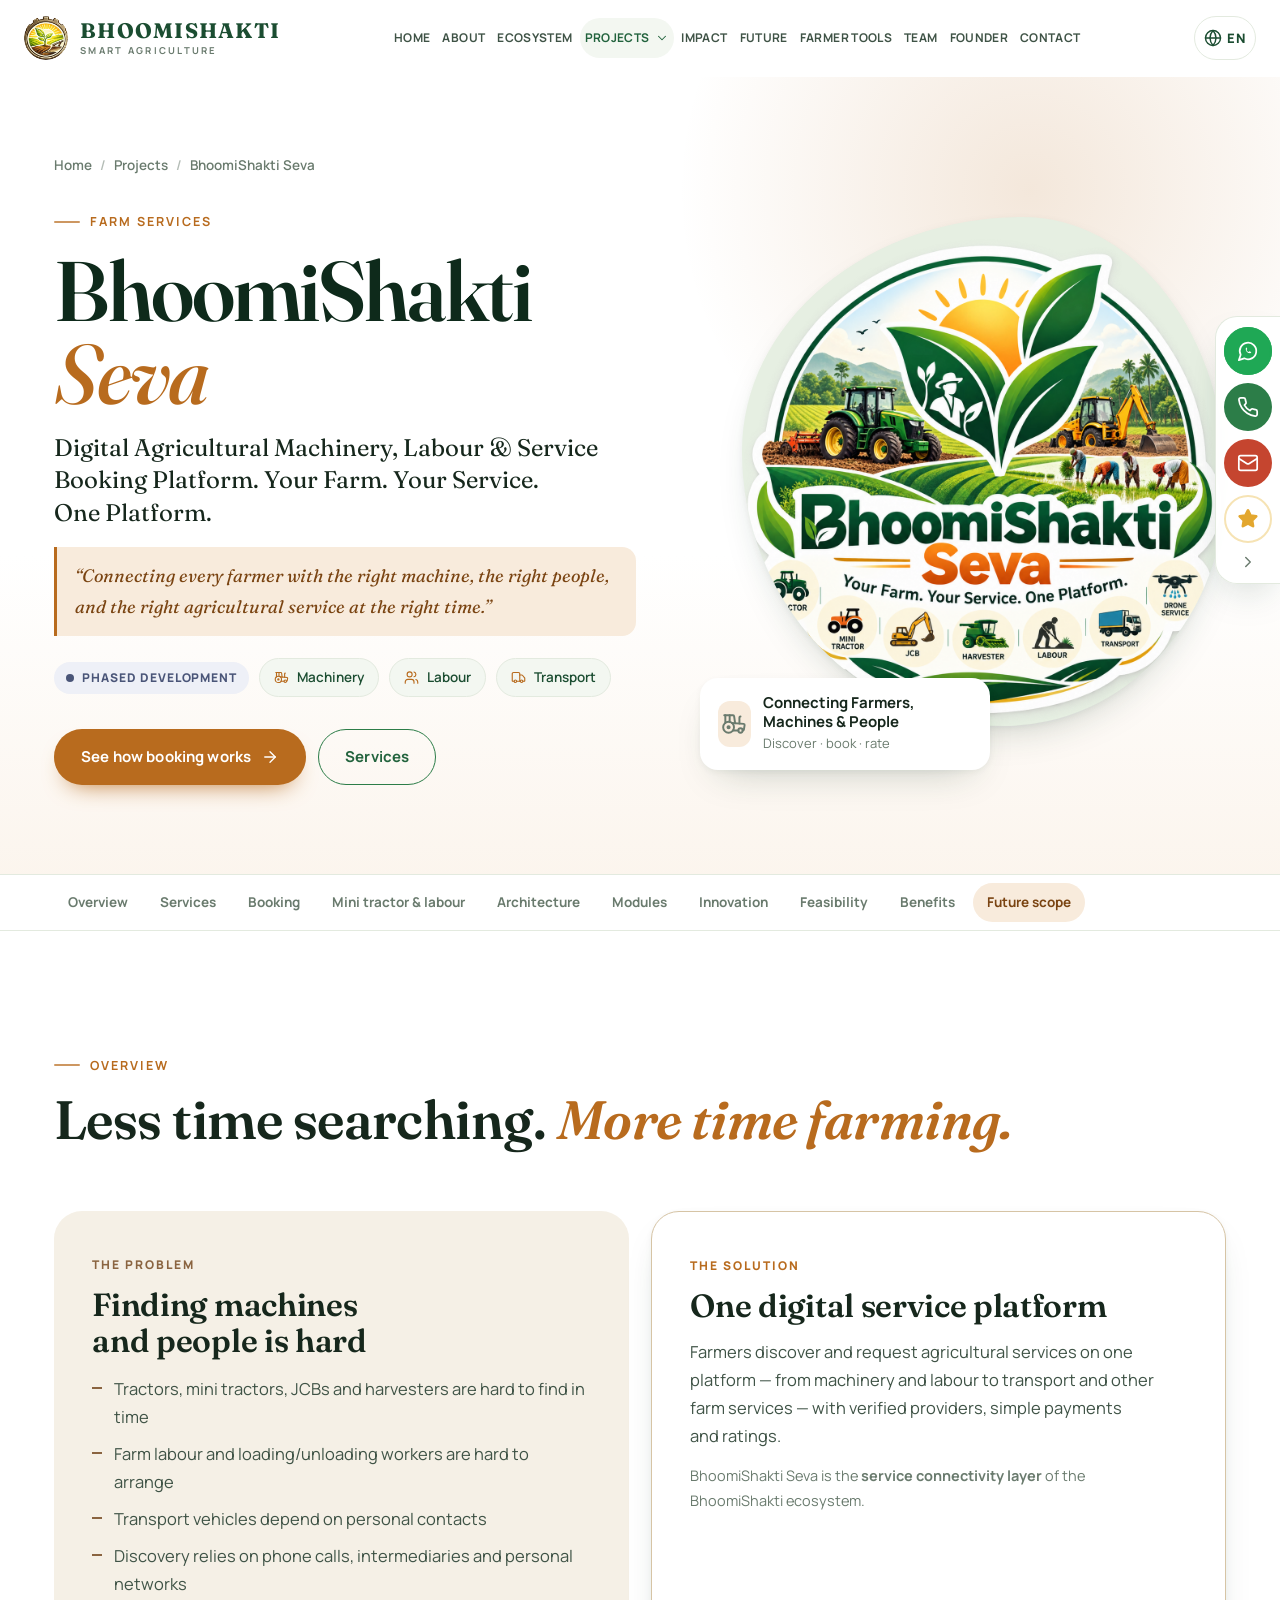
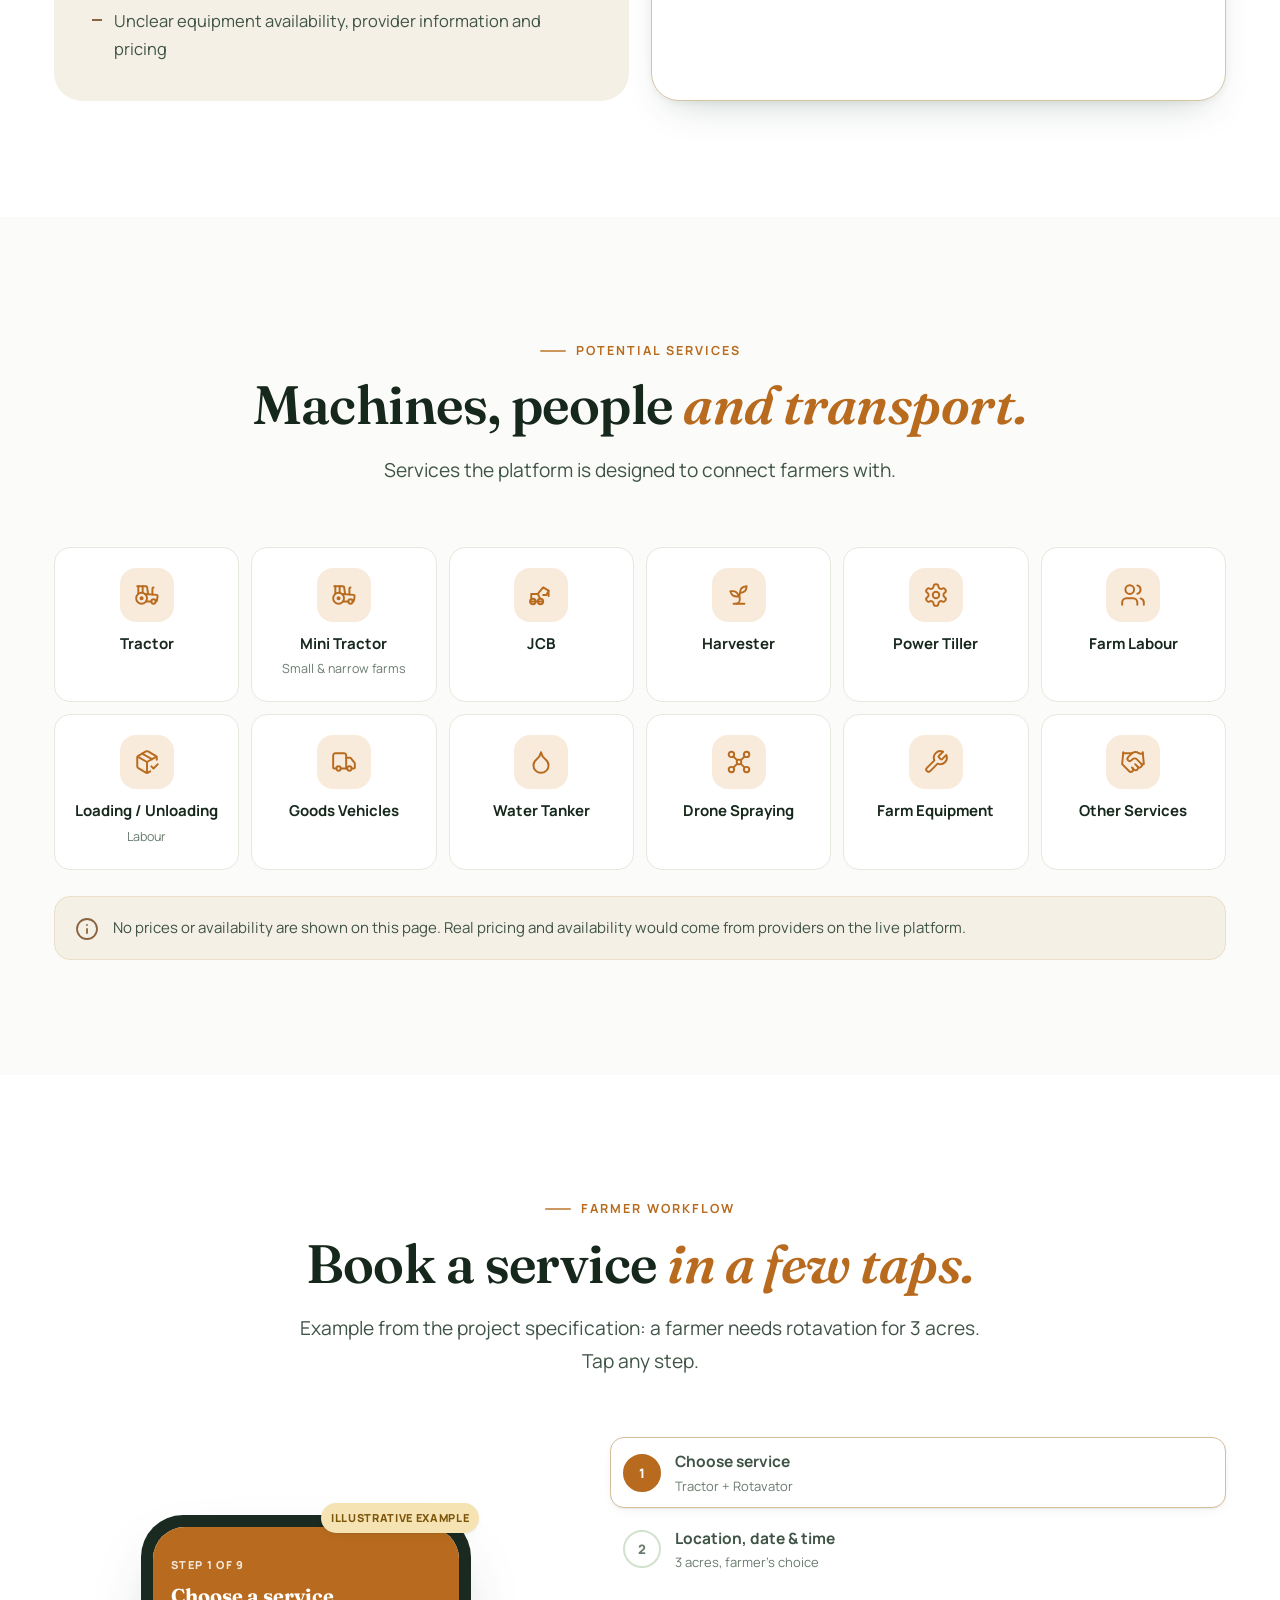
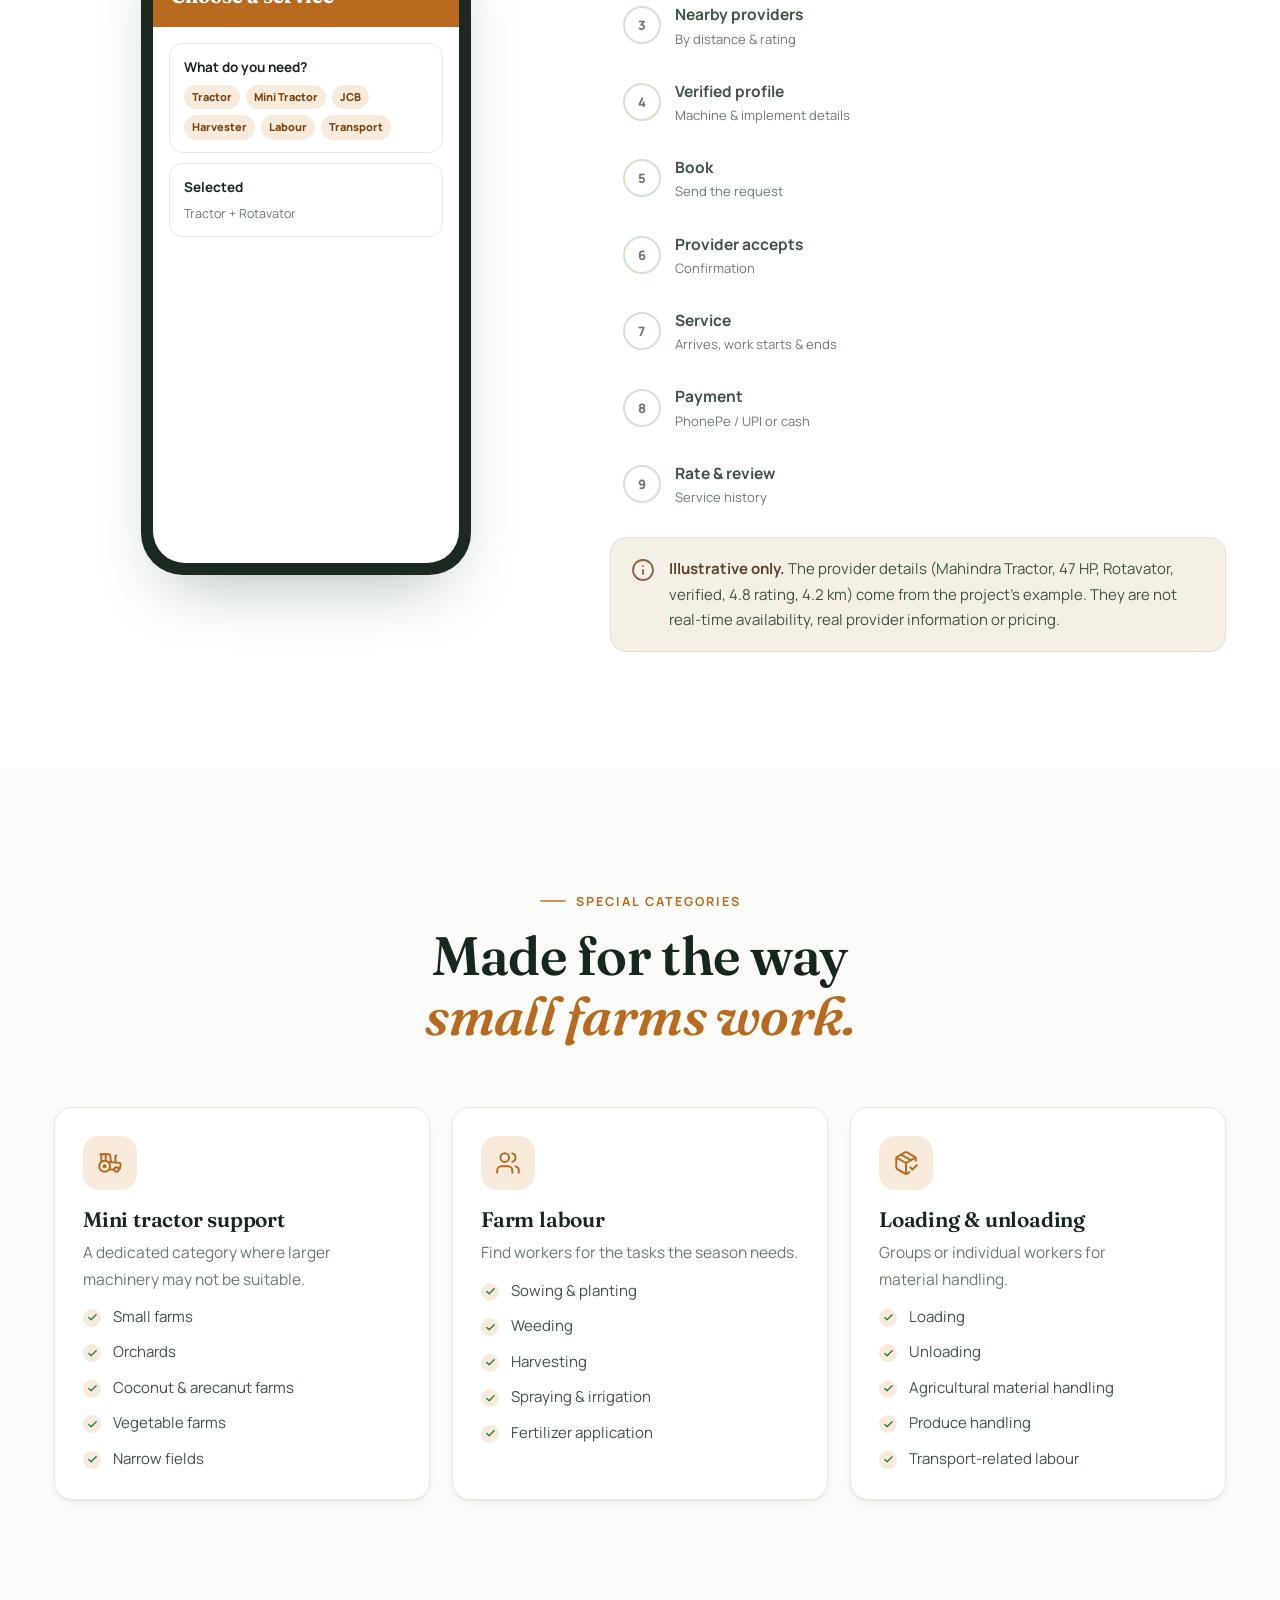
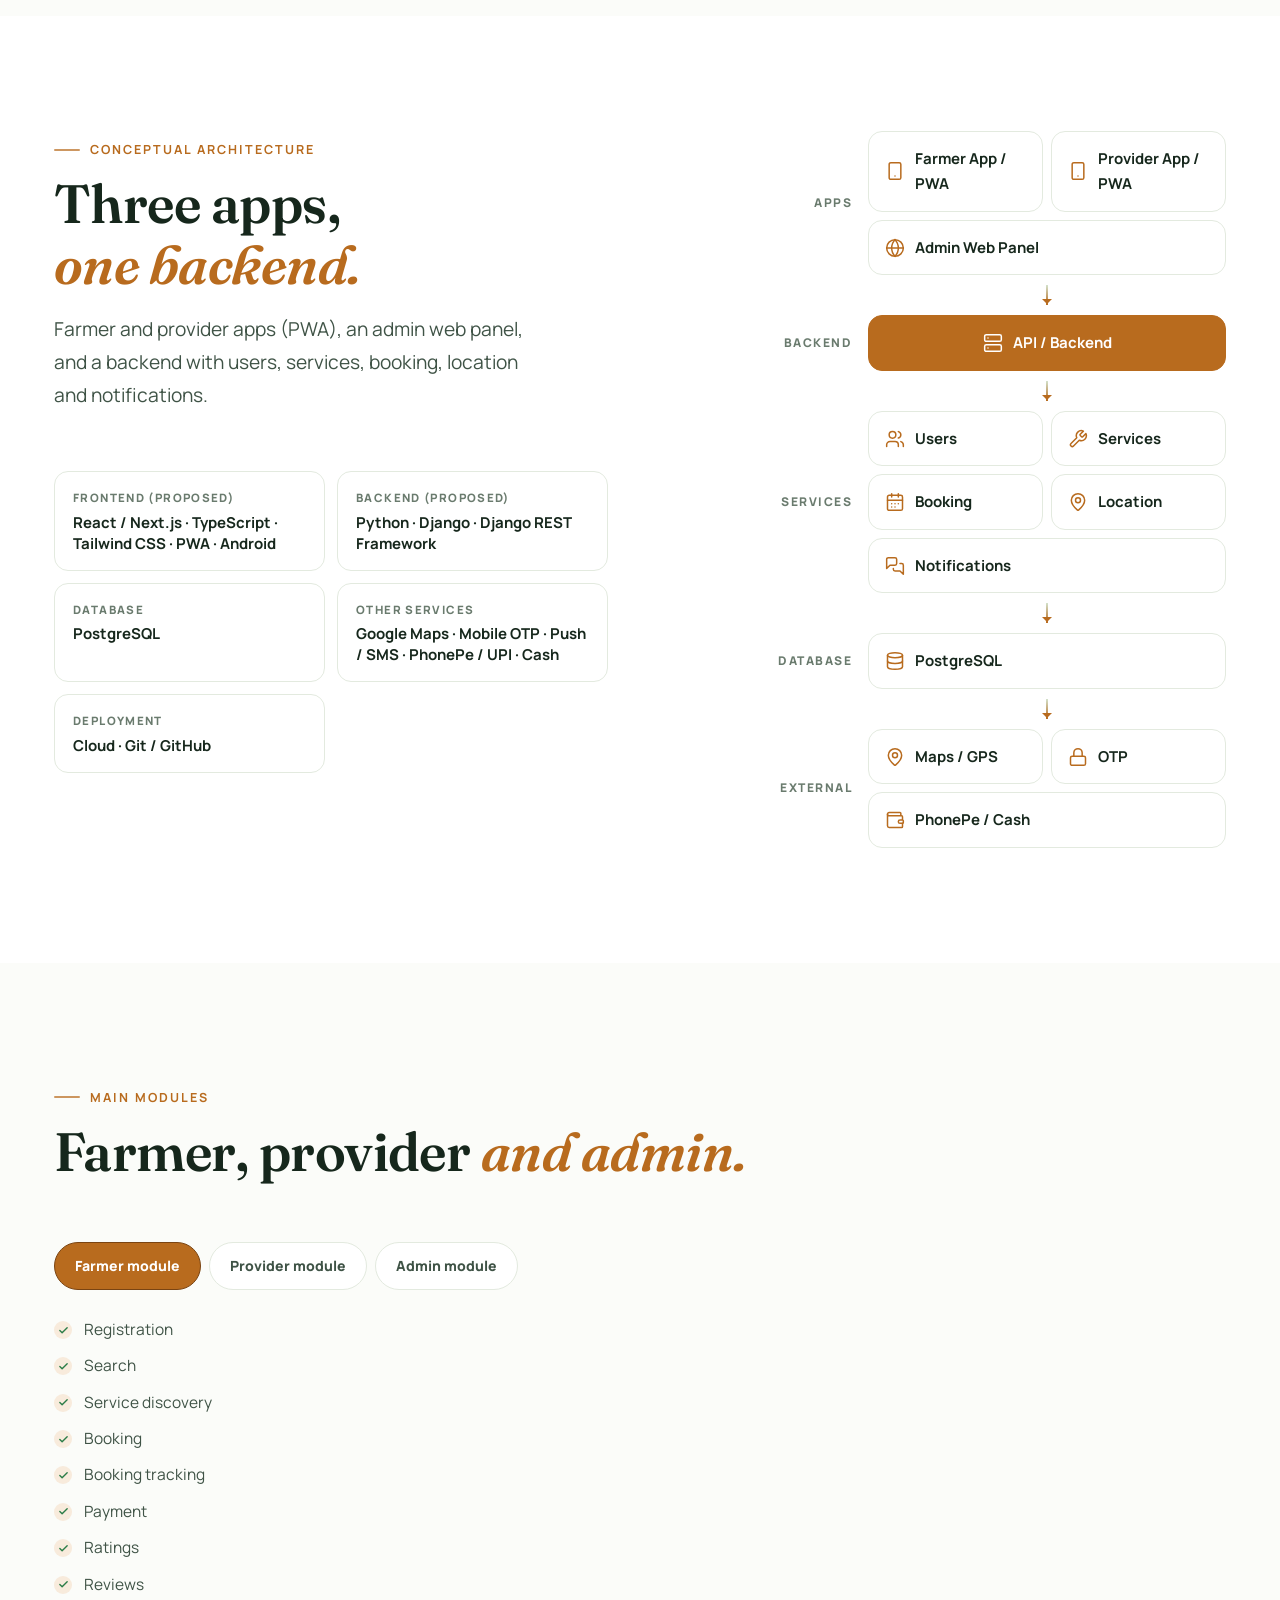
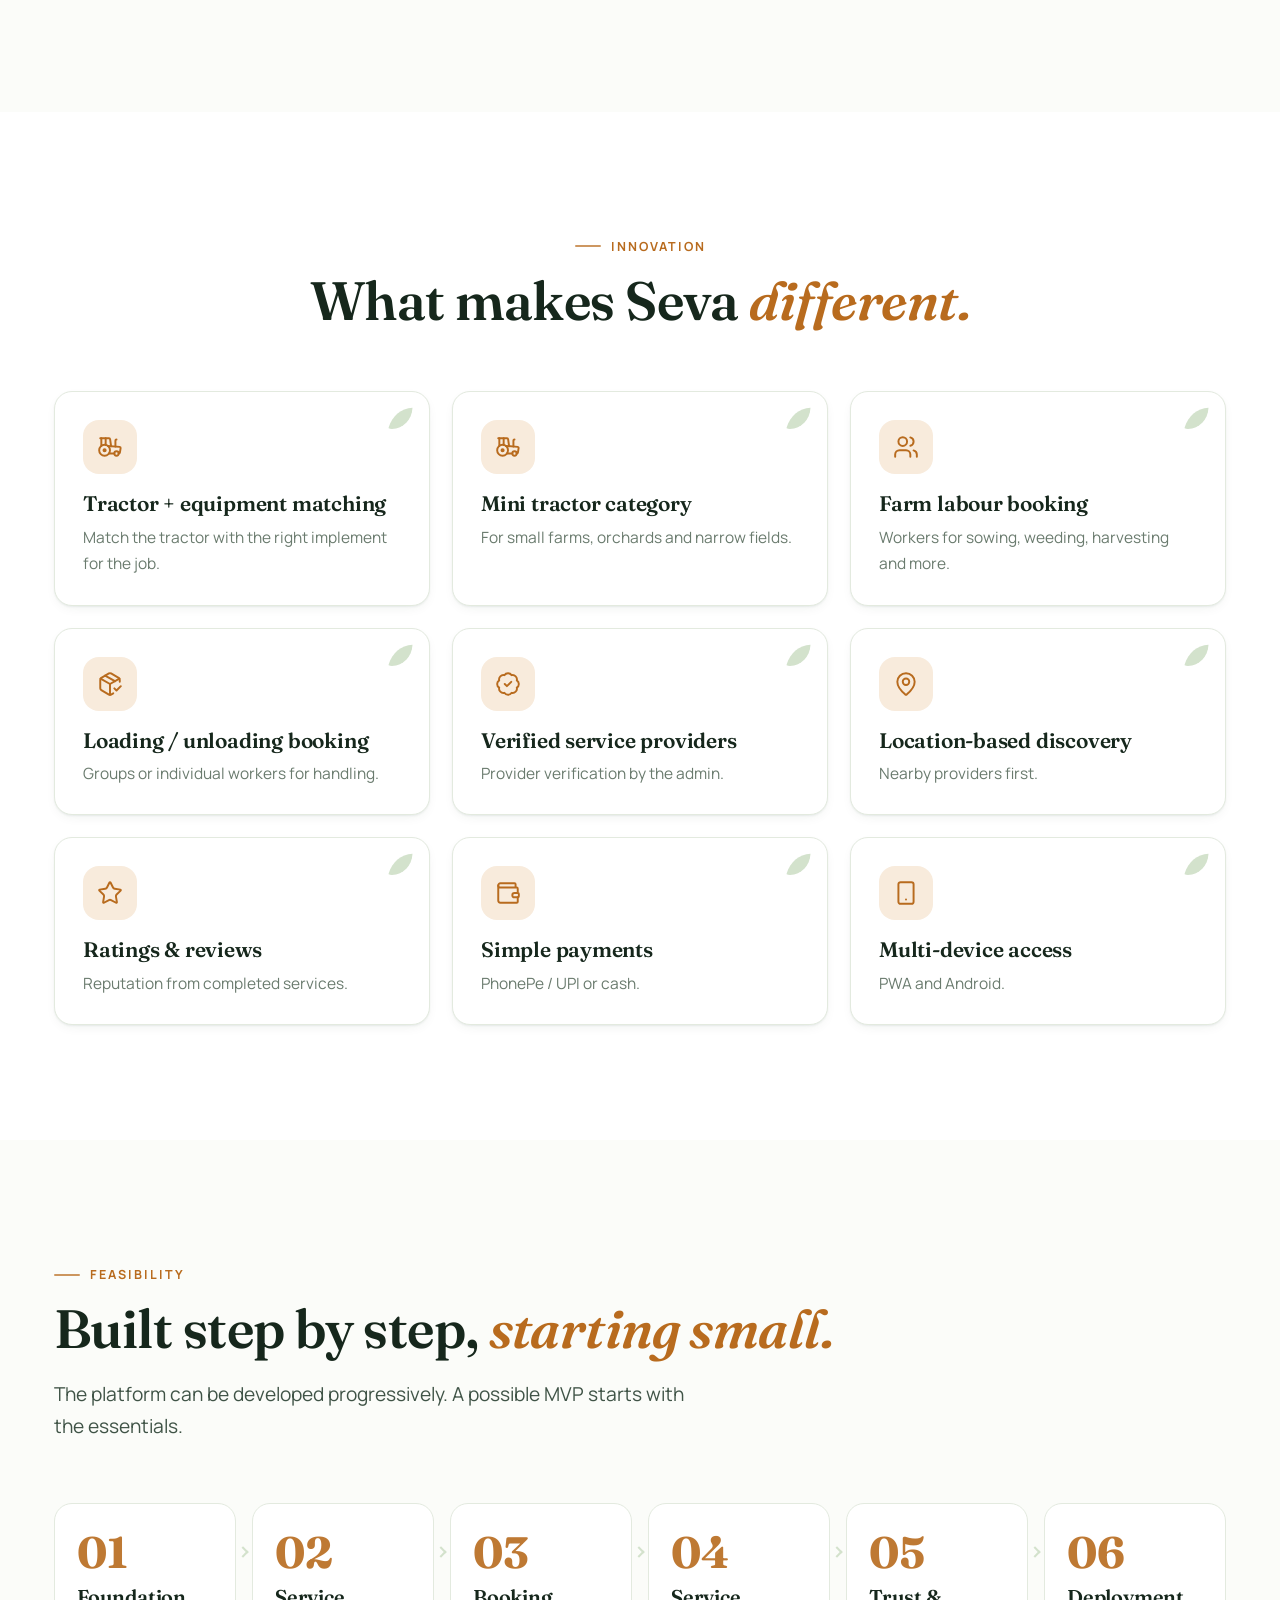
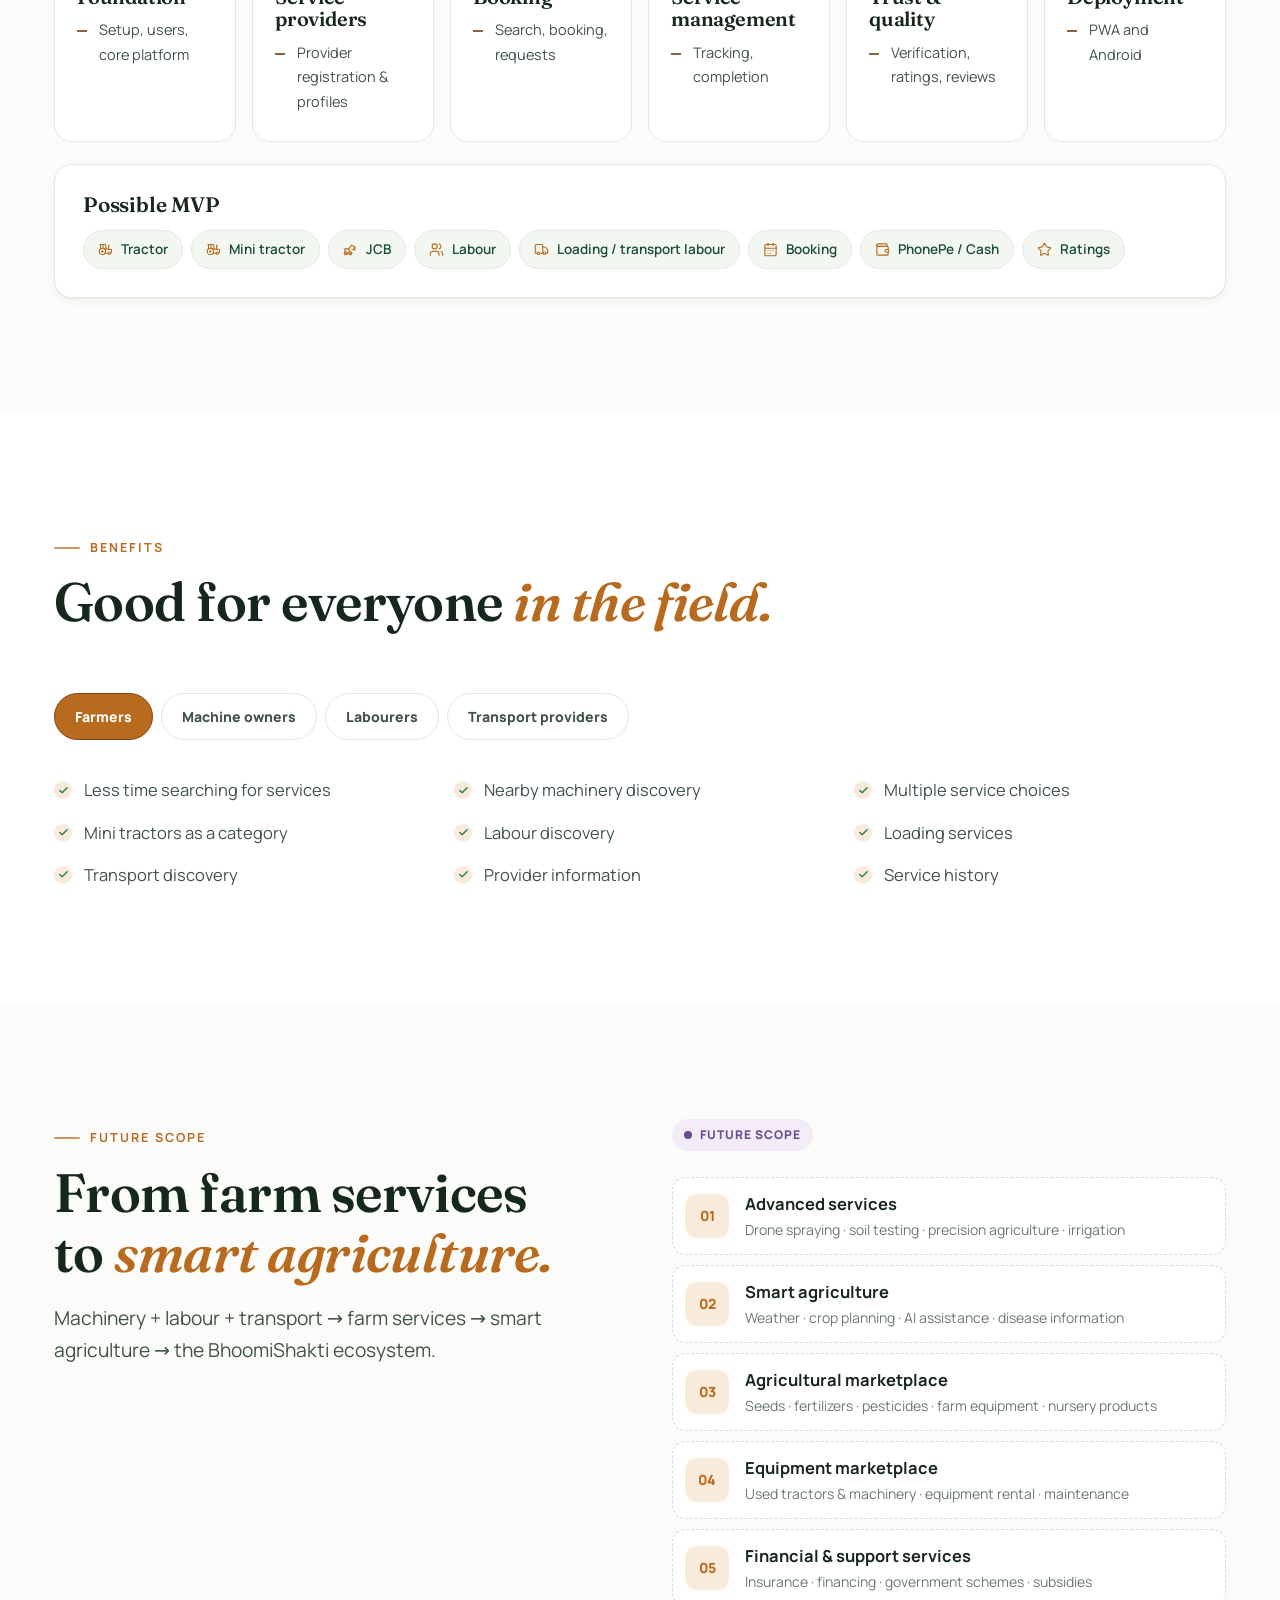
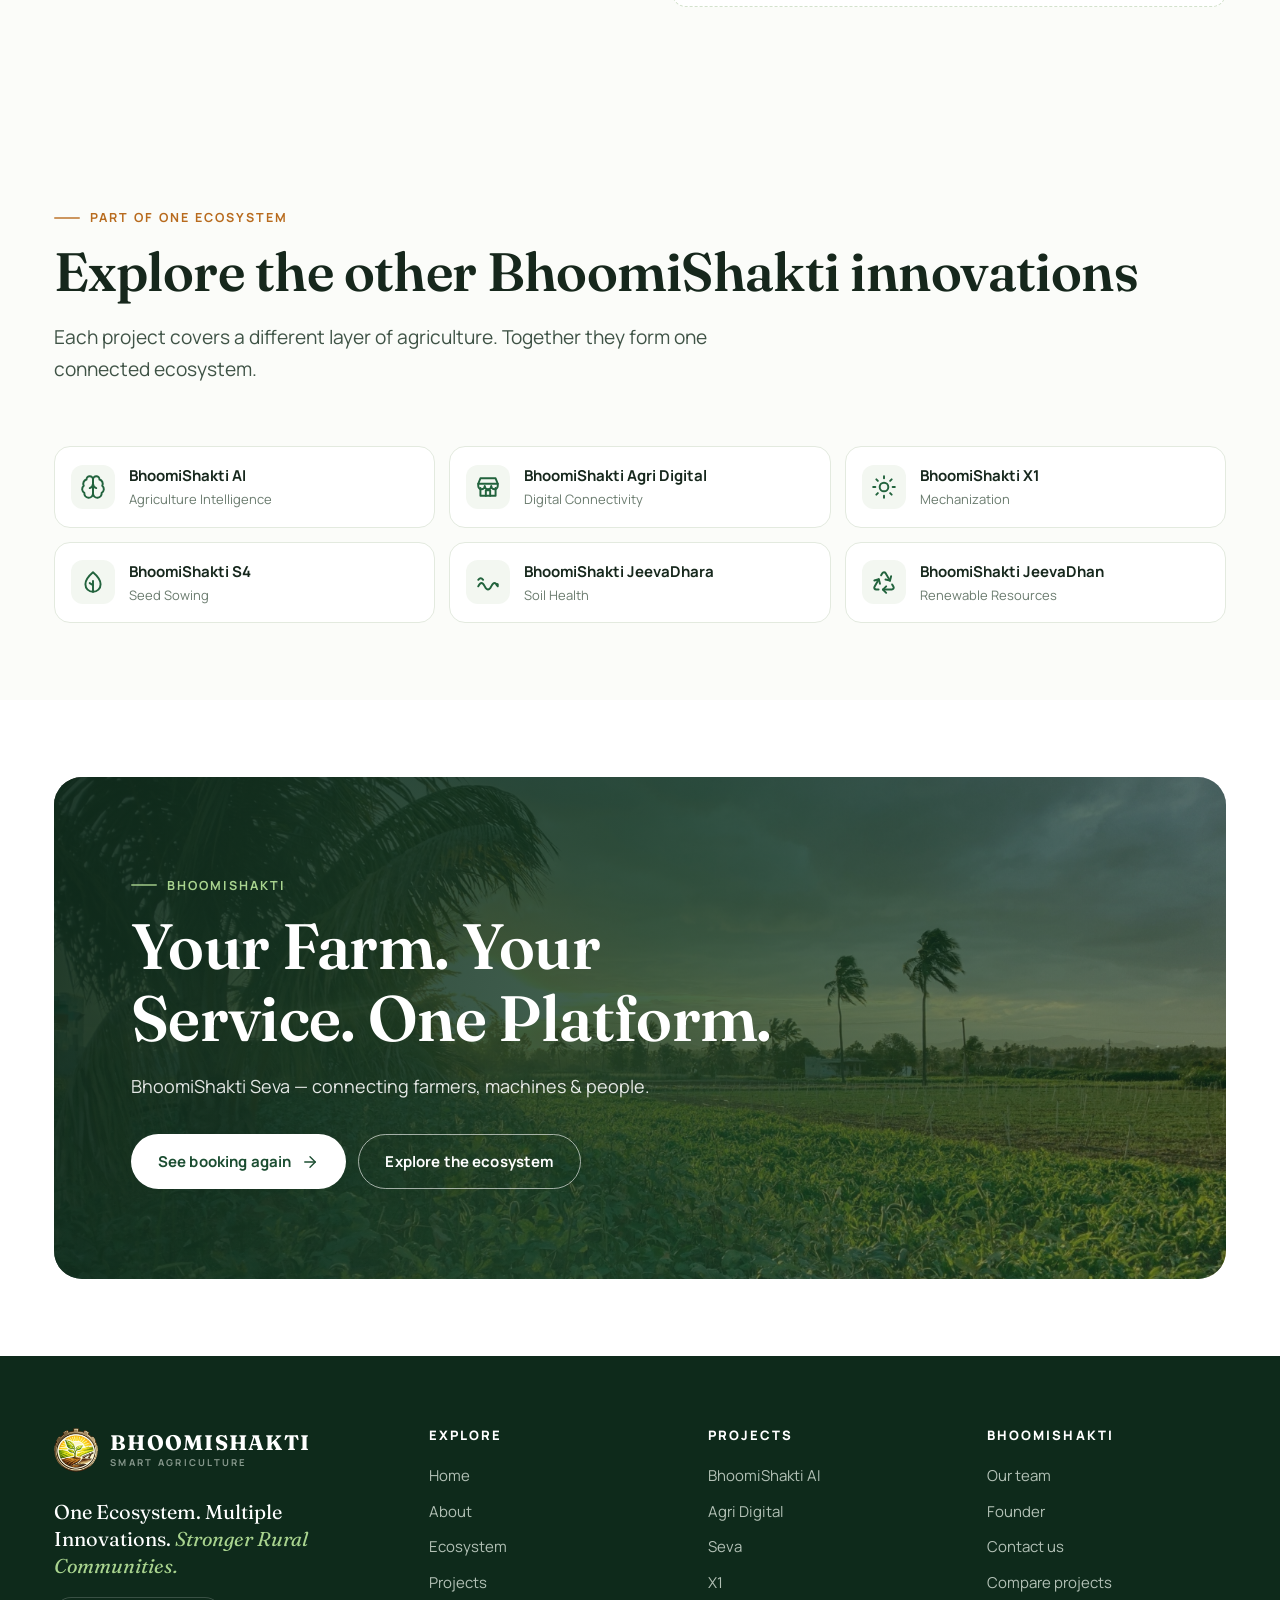
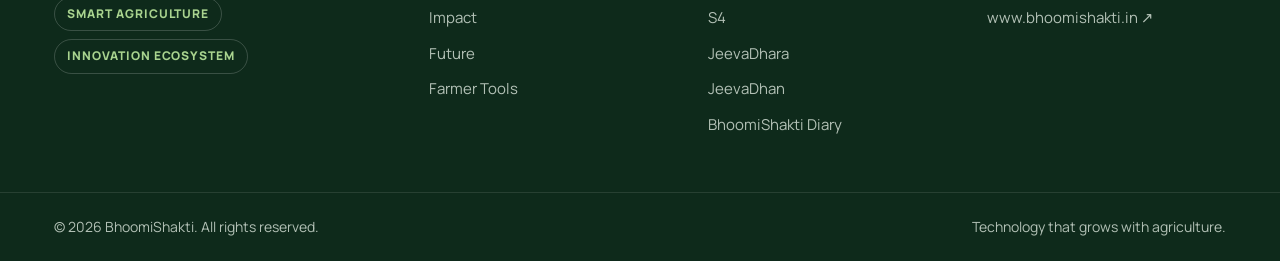
<file: seva.html>
<!DOCTYPE html>
<html lang="en" class="js-off">
<head>
  <!-- Google tag (gtag.js) -->
<script async src="https://www.googletagmanager.com/gtag/js?id=G-LCF8DMRQYF"></script>
<script>
  window.dataLayer = window.dataLayer || [];
  function gtag(){dataLayer.push(arguments);}
  gtag('js', new Date());

  gtag('config', 'G-LCF8DMRQYF');
</script>
<meta charset="UTF-8">
<meta name="viewport" content="width=device-width, initial-scale=1.0, viewport-fit=cover">
<title>BhoomiShakti Seva — Farm Services Platform</title>
<meta name="description" content="BhoomiShakti Seva connects farmers with verified machinery, labour and transport providers, making farm services easier to discover, book and access.">
<link rel="canonical" href="https://www.bhoomishakti.in/seva.html">
<meta name="robots" content="index, follow">
<meta property="og:type" content="website">
<meta property="og:site_name" content="BhoomiShakti">
<meta property="og:title" content="BhoomiShakti Seva — Farm Services Platform">
<meta property="og:description" content="BhoomiShakti Seva connects farmers with verified machinery, labour and transport providers, making farm services easier to discover, book and access.">
<meta property="og:url" content="https://www.bhoomishakti.in/seva.html">
<meta name="twitter:card" content="summary_large_image">
<meta name="twitter:title" content="BhoomiShakti Seva — Farm Services Platform">
<meta name="twitter:description" content="BhoomiShakti Seva connects farmers with verified machinery, labour and transport providers, making farm services easier to discover, book and access.">
<script type="application/ld+json">{"@context": "https://schema.org", "@type": "BreadcrumbList", "itemListElement": [{"@type": "ListItem", "position": 1, "name": "Home", "item": "https://www.bhoomishakti.in/"}, {"@type": "ListItem", "position": 2, "name": "Projects", "item": "https://www.bhoomishakti.in/projects.html"}, {"@type": "ListItem", "position": 3, "name": "BhoomiShakti Seva", "item": "https://www.bhoomishakti.in/seva.html"}]}</script>
<meta name="theme-color" content="#FFFFFF">
<link rel="icon" type="image/png" href="assets/icons/favicon.png">
<link rel="preload" href="assets/fonts/fraunces.woff2" as="font" type="font/woff2" crossorigin>
<link rel="preload" href="assets/fonts/manrope.woff2" as="font" type="font/woff2" crossorigin>
<link rel="stylesheet" href="css/style.css">
</head>
<body class="theme-seva">
<a class="skip-link" href="#main">Skip to content</a>
<svg xmlns="http://www.w3.org/2000/svg" style="display:none" aria-hidden="true"><defs><symbol id="i-linkedin" viewBox="0 0 24 24"><path d="M16 8a6 6 0 0 1 6 6v7h-4v-7a2 2 0 0 0-4 0v7h-4v-7a6 6 0 0 1 6-6Z"/><rect x="2" y="9" width="4" height="12"/><circle cx="4" cy="4" r="2"/></symbol><symbol id="i-github" viewBox="0 0 24 24"><path d="M15 22v-4a4.8 4.8 0 0 0-1-3.5c3 0 6-2 6-5.5.08-1.25-.27-2.48-1-3.5.28-1.15.28-2.35 0-3.5 0 0-1 0-3 1.5-2.64-.5-5.36-.5-8 0C6 2 5 2 5 2c-.3 1.15-.3 2.35 0 3.5A5.4 5.4 0 0 0 4 9c0 3.5 3 5.5 6 5.5-.39.49-.68 1.05-.85 1.65-.17.6-.22 1.23-.15 1.85v4"/><path d="M9 18c-4.51 2-5-2-7-2"/></symbol><symbol id="i-quote" viewBox="0 0 24 24"><path d="M3 21c3 0 7-1 7-8V5c0-1.25-.76-2.02-2-2H4c-1.25 0-2 .75-2 1.97V11c0 1.25.75 2 2 2 1 0 1 0 1 1v1c0 1-1 2-2 2s-1 .01-1 1.03V20c0 1 0 1 1 1z"/><path d="M15 21c3 0 7-1 7-8V5c0-1.25-.76-2.02-2-2h-4c-1.25 0-2 .75-2 1.97V11c0 1.25.75 2 2 2h.75c0 2.25.25 4-2.75 4v3c0 1 0 1 1 1z"/></symbol><symbol id="i-external" viewBox="0 0 24 24"><path d="M15 3h6v6"/><path d="M10 14 21 3"/><path d="M18 13v6a2 2 0 0 1-2 2H5a2 2 0 0 1-2-2V8a2 2 0 0 1 2-2h6"/></symbol><symbol id="i-user" viewBox="0 0 24 24"><circle cx="12" cy="8" r="5"/><path d="M20 21a8 8 0 0 0-16 0"/></symbol><symbol id="i-leaf" viewBox="0 0 24 24"><path d="M11 20A7 7 0 0 1 9.8 6.1C15.5 5 17 4.48 19 2c1 2 2 4.18 2 8 0 5.5-4.78 10-10 10Z"/><path d="M2 21c0-3 1.85-5.36 5.08-6C9.5 14.52 12 13 13 12"/></symbol><symbol id="i-sprout" viewBox="0 0 24 24"><path d="M7 20h10"/><path d="M10 20c5.5-2.5.8-6.4 3-10"/><path d="M9.5 9.4c1.1.8 1.8 2.2 2.3 3.7-2 .4-3.5.4-4.8-.3-1.2-.6-2.3-1.9-3-4.2 2.8-.5 4.4 0 5.5.8z"/><path d="M14.1 6a7 7 0 0 0-1.1 4c1.9-.1 3.3-.6 4.3-1.4 1-1 1.6-2.3 1.7-4.6-2.7.1-4 1-4.9 2z"/></symbol><symbol id="i-brain" viewBox="0 0 24 24"><path d="M12 5a3 3 0 1 0-5.997.125 4 4 0 0 0-2.526 5.77 4 4 0 0 0 .556 6.588A4 4 0 1 0 12 18Z"/><path d="M12 5a3 3 0 1 1 5.997.125 4 4 0 0 1 2.526 5.77 4 4 0 0 1-.556 6.588A4 4 0 1 1 12 18Z"/><path d="M12 5v13"/><path d="M9 13a4.5 4.5 0 0 0 3-4"/><path d="M15 13a4.5 4.5 0 0 1-3-4"/></symbol><symbol id="i-store" viewBox="0 0 24 24"><path d="M3 9 5 4h14l2 5"/><path d="M3 9h18v2a3 3 0 0 1-6 0 3 3 0 0 1-6 0 3 3 0 0 1-6 0Z"/><path d="M5 13v7h14v-7"/><path d="M10 20v-5h4v5"/></symbol><symbol id="i-tractor" viewBox="0 0 24 24"><path d="m10 11 11 .9a1 1 0 0 1 .8 1.1l-.665 4.158a1 1 0 0 1-.988.842H20"/><path d="M16 18h-5"/><path d="M18 5a1 1 0 0 0-1 1v5.573"/><path d="M3 4h8.129a1 1 0 0 1 .99.863L13 11.246"/><path d="M4 11V4"/><path d="M8 10.1V4"/><circle cx="18" cy="18" r="2"/><circle cx="7" cy="15" r="5"/><circle cx="7" cy="15" r="1"/></symbol><symbol id="i-sun" viewBox="0 0 24 24"><circle cx="12" cy="12" r="4"/><path d="M12 2v2"/><path d="M12 20v2"/><path d="m4.93 4.93 1.41 1.41"/><path d="m17.66 17.66 1.41 1.41"/><path d="M2 12h2"/><path d="M20 12h2"/><path d="m6.34 17.66-1.41 1.41"/><path d="m19.07 4.93-1.41 1.41"/></symbol><symbol id="i-seed" viewBox="0 0 24 24"><path d="M12 21c-4 0-7-3-7-7 0-5 7-11 7-11s7 6 7 11c0 4-3 7-7 7Z"/><path d="M12 21V11"/><path d="M12 15l-3-2"/></symbol><symbol id="i-worm" viewBox="0 0 24 24"><path d="M3 16c2-4 4-4 6 0s4 4 6 0 4-4 6 0"/><circle cx="20.5" cy="14.5" r=".6" fill="currentColor"/><path d="M3 10c1.5-2 3-2 4.5 0"/></symbol><symbol id="i-recycle" viewBox="0 0 24 24"><path d="M7 19H4.815a1.83 1.83 0 0 1-1.57-.881 1.785 1.785 0 0 1-.004-1.784L7.196 9.5"/><path d="M11 19h8.203a1.83 1.83 0 0 0 1.556-.89 1.784 1.784 0 0 0 0-1.775l-1.226-2.12"/><path d="m14 16-3 3 3 3"/><path d="M8.293 13.596 7.196 9.5 3.1 10.598"/><path d="m9.344 5.811 1.093-1.892A1.83 1.83 0 0 1 11.985 3a1.784 1.784 0 0 1 1.546.888l3.943 6.843"/><path d="m13.378 9.633 4.096 1.098 1.097-4.096"/></symbol><symbol id="i-arrow" viewBox="0 0 24 24"><path d="M5 12h14"/><path d="m12 5 7 7-7 7"/></symbol><symbol id="i-arrow-down" viewBox="0 0 24 24"><path d="M12 5v14"/><path d="m19 12-7 7-7-7"/></symbol><symbol id="i-chevron" viewBox="0 0 24 24"><path d="m6 9 6 6 6-6"/></symbol><symbol id="i-chevron-left" viewBox="0 0 24 24"><path d="m15 18-6-6 6-6"/></symbol><symbol id="i-chevron-right" viewBox="0 0 24 24"><path d="m9 18 6-6-6-6"/></symbol><symbol id="i-up" viewBox="0 0 24 24"><path d="m18 15-6-6-6 6"/></symbol><symbol id="i-menu" viewBox="0 0 24 24"><path d="M4 6h16"/><path d="M4 12h16"/><path d="M4 18h16"/></symbol><symbol id="i-close" viewBox="0 0 24 24"><path d="M18 6 6 18"/><path d="m6 6 12 12"/></symbol><symbol id="i-plus" viewBox="0 0 24 24"><path d="M5 12h14"/><path d="M12 5v14"/></symbol><symbol id="i-check" viewBox="0 0 24 24"><path d="M20 6 9 17l-5-5"/></symbol><symbol id="i-users" viewBox="0 0 24 24"><path d="M16 21v-2a4 4 0 0 0-4-4H6a4 4 0 0 0-4 4v2"/><circle cx="9" cy="7" r="4"/><path d="M22 21v-2a4 4 0 0 0-3-3.87"/><path d="M16 3.13a4 4 0 0 1 0 7.75"/></symbol><symbol id="i-user-search" viewBox="0 0 24 24"><circle cx="10" cy="7" r="4"/><path d="M10.3 15H7a4 4 0 0 0-4 4v2"/><circle cx="17" cy="17" r="3"/><path d="m21 21-1.9-1.9"/></symbol><symbol id="i-search" viewBox="0 0 24 24"><circle cx="11" cy="11" r="8"/><path d="m21 21-4.3-4.3"/></symbol><symbol id="i-pin" viewBox="0 0 24 24"><path d="M20 10c0 5-5.5 10.2-7.4 11.8a1 1 0 0 1-1.2 0C9.5 20.2 4 15 4 10a8 8 0 0 1 16 0"/><circle cx="12" cy="10" r="3"/></symbol><symbol id="i-message" viewBox="0 0 24 24"><path d="M14 9a2 2 0 0 1-2 2H6l-4 4V4a2 2 0 0 1 2-2h8a2 2 0 0 1 2 2z"/><path d="M18 9h2a2 2 0 0 1 2 2v11l-4-4h-6a2 2 0 0 1-2-2v-1"/></symbol><symbol id="i-package" viewBox="0 0 24 24"><path d="m16 16 2 2 4-4"/><path d="M21 10V8a2 2 0 0 0-1-1.73l-7-4a2 2 0 0 0-2 0l-7 4A2 2 0 0 0 3 8v8a2 2 0 0 0 1 1.73l7 4a2 2 0 0 0 2 0l2-1.14"/><path d="m7.5 4.27 9 5.15"/><path d="M3.29 7 12 12l8.71-5"/><path d="M12 22V12"/></symbol><symbol id="i-megaphone" viewBox="0 0 24 24"><path d="m3 11 18-5v12L3 14v-3z"/><path d="M11.6 16.8a3 3 0 1 1-5.8-1.6"/></symbol><symbol id="i-cloud" viewBox="0 0 24 24"><path d="M12 2v2"/><path d="m4.93 4.93 1.41 1.41"/><path d="M20 12h2"/><path d="m19.07 4.93-1.41 1.41"/><path d="M15.947 12.65a4 4 0 0 0-5.925-4.128"/><path d="M13 22H7a5 5 0 1 1 4.9-6H13a3 3 0 0 1 0 6Z"/></symbol><symbol id="i-landmark" viewBox="0 0 24 24"><path d="M3 22h18"/><path d="M6 18v-7"/><path d="M10 18v-7"/><path d="M14 18v-7"/><path d="M18 18v-7"/><path d="M12 2 20 7H4z"/></symbol><symbol id="i-rupee" viewBox="0 0 24 24"><path d="M6 3h12"/><path d="M6 8h12"/><path d="m6 13 8.5 8"/><path d="M6 13h3"/><path d="M9 13c6.667 0 6.667-10 0-10"/></symbol><symbol id="i-calendar" viewBox="0 0 24 24"><rect width="18" height="18" x="3" y="4" rx="2"/><path d="M16 2v4"/><path d="M8 2v4"/><path d="M3 10h18"/><path d="M8 14h.01"/><path d="M12 14h.01"/><path d="M16 14h.01"/><path d="M8 18h.01"/><path d="M12 18h.01"/></symbol><symbol id="i-microscope" viewBox="0 0 24 24"><path d="M6 18h8"/><path d="M3 22h18"/><path d="M14 22a7 7 0 1 0 0-14h-1"/><path d="M9 14h2"/><path d="M9 12a2 2 0 0 1-2-2V6h6v4a2 2 0 0 1-2 2Z"/><path d="M12 6V3a1 1 0 0 0-1-1H9a1 1 0 0 0-1 1v3"/></symbol><symbol id="i-handshake" viewBox="0 0 24 24"><path d="m11 17 2 2a1 1 0 1 0 3-3"/><path d="m14 14 2.5 2.5a1 1 0 1 0 3-3l-3.88-3.88a3 3 0 0 0-4.24 0l-.88.88a1 1 0 1 1-3-3l2.81-2.81a5.79 5.79 0 0 1 7.06-.87l.47.28a2 2 0 0 0 1.42.25L21 4"/><path d="m21 3 1 11h-2"/><path d="M3 3 2 14l6.5 6.5a1 1 0 1 0 3-3"/><path d="M3 4h8"/></symbol><symbol id="i-shield" viewBox="0 0 24 24"><path d="M20 13c0 5-3.5 7.5-7.66 8.95a1 1 0 0 1-.67-.01C7.5 20.5 4 18 4 13V6a1 1 0 0 1 1-1c2 0 4.5-1.2 6.24-2.72a1.17 1.17 0 0 1 1.52 0C14.51 3.81 17 5 19 5a1 1 0 0 1 1 1z"/><path d="m9 12 2 2 4-4"/></symbol><symbol id="i-eye-off" viewBox="0 0 24 24"><path d="M10.733 5.076a10.744 10.744 0 0 1 11.205 6.575 1 1 0 0 1 0 .696 10.747 10.747 0 0 1-1.444 2.49"/><path d="M14.084 14.158a3 3 0 0 1-4.242-4.242"/><path d="M17.479 17.499a10.75 10.75 0 0 1-15.417-5.151 1 1 0 0 1 0-.696 10.75 10.75 0 0 1 4.446-5.143"/><path d="m2 2 20 20"/></symbol><symbol id="i-layers" viewBox="0 0 24 24"><path d="m12.83 2.18a2 2 0 0 0-1.66 0L2.6 6.08a1 1 0 0 0 0 1.83l8.58 3.91a2 2 0 0 0 1.66 0l8.58-3.9a1 1 0 0 0 0-1.83Z"/><path d="m22 17.65-9.17 4.16a2 2 0 0 1-1.66 0L2 17.65"/><path d="m22 12.65-9.17 4.16a2 2 0 0 1-1.66 0L2 12.65"/></symbol><symbol id="i-network" viewBox="0 0 24 24"><rect x="16" y="16" width="6" height="6" rx="1"/><rect x="2" y="16" width="6" height="6" rx="1"/><rect x="9" y="2" width="6" height="6" rx="1"/><path d="M5 16v-3a1 1 0 0 1 1-1h12a1 1 0 0 1 1 1v3"/><path d="M12 12V8"/></symbol><symbol id="i-globe" viewBox="0 0 24 24"><circle cx="12" cy="12" r="10"/><path d="M12 2a14.5 14.5 0 0 0 0 20 14.5 14.5 0 0 0 0-20"/><path d="M2 12h20"/></symbol><symbol id="i-server" viewBox="0 0 24 24"><rect width="20" height="8" x="2" y="2" rx="2"/><rect width="20" height="8" x="2" y="14" rx="2"/><path d="M6 6h.01"/><path d="M6 18h.01"/></symbol><symbol id="i-database" viewBox="0 0 24 24"><ellipse cx="12" cy="5" rx="9" ry="3"/><path d="M3 5v14a9 3 0 0 0 18 0V5"/><path d="M3 12a9 3 0 0 0 18 0"/></symbol><symbol id="i-code" viewBox="0 0 24 24"><path d="m16 18 6-6-6-6"/><path d="m8 6-6 6 6 6"/></symbol><symbol id="i-battery" viewBox="0 0 24 24"><rect x="2" y="7" width="16" height="10" rx="2"/><path d="M22 11v2"/><path d="M6 11v2"/><path d="M10 11v2"/></symbol><symbol id="i-zap" viewBox="0 0 24 24"><path d="M4 14a1 1 0 0 1-.78-1.63l9.9-10.2a.5.5 0 0 1 .86.46l-1.92 6.02A1 1 0 0 0 13 10h7a1 1 0 0 1 .78 1.63l-9.9 10.2a.5.5 0 0 1-.86-.46l1.92-6.02A1 1 0 0 0 11 14z"/></symbol><symbol id="i-cog" viewBox="0 0 24 24"><path d="M12.22 2h-.44a2 2 0 0 0-2 2v.18a2 2 0 0 1-1 1.73l-.43.25a2 2 0 0 1-2 0l-.15-.08a2 2 0 0 0-2.73.73l-.22.38a2 2 0 0 0 .73 2.73l.15.1a2 2 0 0 1 1 1.72v.51a2 2 0 0 1-1 1.74l-.15.09a2 2 0 0 0-.73 2.73l.22.38a2 2 0 0 0 2.73.73l.15-.08a2 2 0 0 1 2 0l.43.25a2 2 0 0 1 1 1.73V20a2 2 0 0 0 2 2h.44a2 2 0 0 0 2-2v-.18a2 2 0 0 1 1-1.73l.43-.25a2 2 0 0 1 2 0l.15.08a2 2 0 0 0 2.73-.73l.22-.39a2 2 0 0 0-.73-2.73l-.15-.08a2 2 0 0 1-1-1.74v-.5a2 2 0 0 1 1-1.74l.15-.09a2 2 0 0 0 .73-2.73l-.22-.38a2 2 0 0 0-2.73-.73l-.15.08a2 2 0 0 1-2 0l-.43-.25a2 2 0 0 1-1-1.73V4a2 2 0 0 0-2-2z"/><circle cx="12" cy="12" r="3"/></symbol><symbol id="i-wheel" viewBox="0 0 24 24"><circle cx="12" cy="12" r="9"/><circle cx="12" cy="12" r="2"/><path d="M12 3v7"/><path d="M12 14v7"/><path d="M3 12h7"/><path d="M14 12h7"/></symbol><symbol id="i-chain" viewBox="0 0 24 24"><path d="M9 17H7A5 5 0 0 1 7 7h2"/><path d="M15 7h2a5 5 0 1 1 0 10h-2"/><path d="M8 12h8"/></symbol><symbol id="i-blade" viewBox="0 0 24 24"><path d="M4 20 14 8l6-4-2 7-12 11"/><path d="M4 20h7"/></symbol><symbol id="i-panel" viewBox="0 0 24 24"><rect x="3" y="4" width="18" height="11" rx="1"/><path d="M3 9.5h18"/><path d="M9 4v11"/><path d="M15 4v11"/><path d="M12 15v5"/><path d="M8 20h8"/></symbol><symbol id="i-umbrella" viewBox="0 0 24 24"><path d="M22 12a10.06 10.06 0 0 0-20 0Z"/><path d="M12 12v8a2 2 0 0 0 4 0"/><path d="M12 2v1"/></symbol><symbol id="i-backpack" viewBox="0 0 24 24"><path d="M4 10a4 4 0 0 1 4-4h8a4 4 0 0 1 4 4v10a2 2 0 0 1-2 2H6a2 2 0 0 1-2-2Z"/><path d="M8 10h8"/><path d="M8 18h8"/><path d="M8 22v-6a2 2 0 0 1 2-2h4a2 2 0 0 1 2 2v6"/><path d="M9 6V4a2 2 0 0 1 2-2h2a2 2 0 0 1 2 2v2"/></symbol><symbol id="i-sliders" viewBox="0 0 24 24"><path d="M4 21v-7"/><path d="M4 10V3"/><path d="M12 21v-9"/><path d="M12 8V3"/><path d="M20 21v-5"/><path d="M20 12V3"/><path d="M2 14h4"/><path d="M10 8h4"/><path d="M18 16h4"/></symbol><symbol id="i-pipes" viewBox="0 0 24 24"><path d="M12 3v7"/><path d="M12 10 6 16v5"/><path d="m12 10 6 6v5"/></symbol><symbol id="i-vibrate" viewBox="0 0 24 24"><path d="m2 8 2 2-2 2 2 2-2 2"/><path d="m22 8-2 2 2 2-2 2 2 2"/><rect width="8" height="14" x="8" y="5" rx="1"/></symbol><symbol id="i-droplet" viewBox="0 0 24 24"><path d="M12 22a7 7 0 0 0 7-7c0-2-1-3.9-3-5.5s-3.5-4-4-6.5c-.5 2.5-2 4.9-4 6.5C6 11.1 5 13 5 15a7 7 0 0 0 7 7z"/></symbol><symbol id="i-flask" viewBox="0 0 24 24"><path d="M10 2v7.527a2 2 0 0 1-.211.896L4.72 20.55a1 1 0 0 0 .9 1.45h12.76a1 1 0 0 0 .9-1.45l-5.069-10.127A2 2 0 0 1 14 9.527V2"/><path d="M8.5 2h7"/><path d="M7 16h10"/></symbol><symbol id="i-factory" viewBox="0 0 24 24"><path d="M2 20a2 2 0 0 0 2 2h16a2 2 0 0 0 2-2V8l-7 5V8l-7 5V4a2 2 0 0 0-2-2H4a2 2 0 0 0-2 2Z"/><path d="M17 18h1"/><path d="M12 18h1"/><path d="M7 18h1"/></symbol><symbol id="i-flame" viewBox="0 0 24 24"><path d="M8.5 14.5A2.5 2.5 0 0 0 11 12c0-1.38-.5-2-1-3-1.072-2.143-.224-4.054 2-6 .5 2.5 2 4.9 4 6.5 2 1.6 3 3.5 3 5.5a7 7 0 1 1-14 0c0-1.153.433-2.294 1-3a2.5 2.5 0 0 0 2.5 2.5z"/></symbol><symbol id="i-cow" viewBox="0 0 24 24"><path d="M5 9c-1.5 0-3-1-3-3 2 0 3 .5 4 1.5"/><path d="M19 9c1.5 0 3-1 3-3-2 0-3 .5-4 1.5"/><path d="M6 8.5C6 6 8.5 4 12 4s6 2 6 4.5V14a6 6 0 0 1-12 0Z"/><ellipse cx="12" cy="15.5" rx="3.5" ry="2.5"/><path d="M10.5 15.5h.01"/><path d="M13.5 15.5h.01"/><path d="M9 10h.01"/><path d="M15 10h.01"/></symbol><symbol id="i-truck" viewBox="0 0 24 24"><path d="M14 18V6a2 2 0 0 0-2-2H4a2 2 0 0 0-2 2v11a1 1 0 0 0 1 1h2"/><path d="M15 18H9"/><path d="M19 18h2a1 1 0 0 0 1-1v-3.65a1 1 0 0 0-.22-.624l-3.48-4.35A1 1 0 0 0 17.52 8H14"/><circle cx="17" cy="18" r="2"/><circle cx="7" cy="18" r="2"/></symbol><symbol id="i-drone" viewBox="0 0 24 24"><circle cx="5" cy="5" r="2.5"/><circle cx="19" cy="5" r="2.5"/><circle cx="5" cy="19" r="2.5"/><circle cx="19" cy="19" r="2.5"/><path d="M7 7l3 3"/><path d="m17 7-3 3"/><path d="m7 17 3-3"/><path d="m17 17-3-3"/><rect x="10" y="10" width="4" height="4" rx="1"/></symbol><symbol id="i-digger" viewBox="0 0 24 24"><path d="M2 18h12"/><circle cx="4.5" cy="18" r="2.5"/><circle cx="11.5" cy="18" r="2.5"/><path d="M3 15V11h6l2 4"/><path d="M9 11 14 5l5 3-2 4h-3"/><path d="M19 8v5"/></symbol><symbol id="i-water" viewBox="0 0 24 24"><path d="M2 6c.6.5 1.2 1 2.5 1C7 7 7 5 9.5 5c2.6 0 2.4 2 5 2 2.5 0 2.5-2 5-2 1.3 0 1.9.5 2.5 1"/><path d="M2 12c.6.5 1.2 1 2.5 1 2.5 0 2.5-2 5-2 2.6 0 2.4 2 5 2 2.5 0 2.5-2 5-2 1.3 0 1.9.5 2.5 1"/><path d="M2 18c.6.5 1.2 1 2.5 1 2.5 0 2.5-2 5-2 2.6 0 2.4 2 5 2 2.5 0 2.5-2 5-2 1.3 0 1.9.5 2.5 1"/></symbol><symbol id="i-phone" viewBox="0 0 24 24"><rect width="14" height="20" x="5" y="2" rx="2"/><path d="M12 18h.01"/></symbol><symbol id="i-star" viewBox="0 0 24 24"><path d="M11.525 2.295a.53.53 0 0 1 .95 0l2.31 4.679a2.12 2.12 0 0 0 1.595 1.16l5.166.756a.53.53 0 0 1 .294.904l-3.736 3.638a2.12 2.12 0 0 0-.611 1.878l.882 5.14a.53.53 0 0 1-.771.56l-4.618-2.428a2.12 2.12 0 0 0-1.973 0L6.396 21.01a.53.53 0 0 1-.77-.56l.881-5.139a2.12 2.12 0 0 0-.611-1.879L2.16 9.795a.53.53 0 0 1 .294-.906l5.165-.755a2.12 2.12 0 0 0 1.597-1.16z"/></symbol><symbol id="i-info" viewBox="0 0 24 24"><circle cx="12" cy="12" r="10"/><path d="M12 16v-4"/><path d="M12 8h.01"/></symbol><symbol id="i-mic" viewBox="0 0 24 24"><path d="M12 2a3 3 0 0 0-3 3v7a3 3 0 0 0 6 0V5a3 3 0 0 0-3-3Z"/><path d="M19 10v2a7 7 0 0 1-14 0v-2"/><path d="M12 19v3"/></symbol><symbol id="i-languages" viewBox="0 0 24 24"><path d="m5 8 6 6"/><path d="m4 14 6-6 2-3"/><path d="M2 5h12"/><path d="M7 2h1"/><path d="m22 22-5-10-5 10"/><path d="M14 18h6"/></symbol><symbol id="i-satellite" viewBox="0 0 24 24"><path d="M13 7 9 3 5 7l4 4"/><path d="m17 11 4 4-4 4-4-4"/><path d="m8 12 4 4 6-6-4-4Z"/><path d="m16 8 3-3"/><path d="M9 21a6 6 0 0 0-6-6"/></symbol><symbol id="i-chart" viewBox="0 0 24 24"><path d="M3 3v16a2 2 0 0 0 2 2h16"/><path d="m19 9-5 5-4-4-3 3"/></symbol><symbol id="i-wallet" viewBox="0 0 24 24"><path d="M19 7V4a1 1 0 0 0-1-1H5a2 2 0 0 0 0 4h15a1 1 0 0 1 1 1v4h-3a2 2 0 0 0 0 4h3a1 1 0 0 0 1-1v-2a1 1 0 0 0-1-1"/><path d="M3 5v14a2 2 0 0 0 2 2h15a1 1 0 0 0 1-1v-4"/></symbol><symbol id="i-rocket" viewBox="0 0 24 24"><path d="M4.5 16.5c-1.5 1.26-2 5-2 5s3.74-.5 5-2c.71-.84.7-2.13-.09-2.91a2.18 2.18 0 0 0-2.91-.09z"/><path d="m12 15-3-3a22 22 0 0 1 2-3.95A12.88 12.88 0 0 1 22 2c0 2.72-.78 7.5-6 11a22.35 22.35 0 0 1-4 2z"/><path d="M9 12H4s.55-3.03 2-4c1.62-1.08 5 0 5 0"/><path d="M12 15v5s3.03-.55 4-2c1.08-1.62 0-5 0-5"/></symbol><symbol id="i-building" viewBox="0 0 24 24"><path d="M6 22V4a2 2 0 0 1 2-2h8a2 2 0 0 1 2 2v18Z"/><path d="M6 12H4a2 2 0 0 0-2 2v6a2 2 0 0 0 2 2h2"/><path d="M18 9h2a2 2 0 0 1 2 2v9a2 2 0 0 1-2 2h-2"/><path d="M10 6h4"/><path d="M10 10h4"/><path d="M10 14h4"/><path d="M10 18h4"/></symbol><symbol id="i-target" viewBox="0 0 24 24"><circle cx="12" cy="12" r="10"/><circle cx="12" cy="12" r="6"/><circle cx="12" cy="12" r="2"/></symbol><symbol id="i-badge" viewBox="0 0 24 24"><path d="M3.85 8.62a4 4 0 0 1 4.78-4.77 4 4 0 0 1 6.74 0 4 4 0 0 1 4.78 4.78 4 4 0 0 1 0 6.74 4 4 0 0 1-4.77 4.78 4 4 0 0 1-6.75 0 4 4 0 0 1-4.78-4.77 4 4 0 0 1 0-6.76Z"/><path d="m9 12 2 2 4-4"/></symbol><symbol id="i-clock" viewBox="0 0 24 24"><circle cx="12" cy="12" r="10"/><path d="M12 6v6l4 2"/></symbol><symbol id="i-activity" viewBox="0 0 24 24"><path d="M22 12h-2.48a2 2 0 0 0-1.93 1.46l-2.35 8.36a.25.25 0 0 1-.48 0L9.24 2.18a.25.25 0 0 0-.48 0l-2.35 8.36A2 2 0 0 1 4.49 12H2"/></symbol><symbol id="i-wifi" viewBox="0 0 24 24"><path d="M12 20h.01"/><path d="M2 8.82a15 15 0 0 1 20 0"/><path d="M5 12.859a10 10 0 0 1 14 0"/><path d="M8.5 16.429a5 5 0 0 1 7 0"/></symbol><symbol id="i-compass" viewBox="0 0 24 24"><circle cx="12" cy="12" r="10"/><path d="m16.24 7.76-1.804 5.411a2 2 0 0 1-1.265 1.265L7.76 16.24l1.804-5.411a2 2 0 0 1 1.265-1.265z"/></symbol><symbol id="i-sparkles" viewBox="0 0 24 24"><path d="M9.937 15.5A2 2 0 0 0 8.5 14.063l-6.135-1.582a.5.5 0 0 1 0-.962L8.5 9.936A2 2 0 0 0 9.937 8.5l1.582-6.135a.5.5 0 0 1 .963 0L14.063 8.5A2 2 0 0 0 15.5 9.937l6.135 1.581a.5.5 0 0 1 0 .964L15.5 14.063a2 2 0 0 0-1.437 1.437l-1.582 6.135a.5.5 0 0 1-.963 0z"/></symbol><symbol id="i-book" viewBox="0 0 24 24"><path d="M12 7v14"/><path d="M3 18a1 1 0 0 1-1-1V4a1 1 0 0 1 1-1h5a4 4 0 0 1 4 4 4 4 0 0 1 4-4h5a1 1 0 0 1 1 1v13a1 1 0 0 1-1 1h-6a3 3 0 0 0-3 3 3 3 0 0 0-3-3z"/></symbol><symbol id="i-scale" viewBox="0 0 24 24"><path d="m16 16 3-8 3 8c-.87.65-1.92 1-3 1s-2.13-.35-3-1Z"/><path d="m2 16 3-8 3 8c-.87.65-1.92 1-3 1s-2.13-.35-3-1Z"/><path d="M7 21h10"/><path d="M12 3v18"/><path d="M3 7h2c2 0 5-1 7-2 2 1 5 2 7 2h2"/></symbol><symbol id="i-help" viewBox="0 0 24 24"><circle cx="12" cy="12" r="10"/><path d="M9.09 9a3 3 0 0 1 5.83 1c0 2-3 3-3 3"/><path d="M12 17h.01"/></symbol><symbol id="i-thumbs" viewBox="0 0 24 24"><path d="M7 10v12"/><path d="M15 5.88 14 10h5.83a2 2 0 0 1 1.92 2.56l-2.33 8A2 2 0 0 1 17.5 22H4a2 2 0 0 1-2-2v-8a2 2 0 0 1 2-2h2.76a2 2 0 0 0 1.79-1.11L12 2a3.13 3.13 0 0 1 3 3.88Z"/></symbol><symbol id="i-mountain" viewBox="0 0 24 24"><path d="m8 3 4 8 5-5 5 15H2L8 3z"/></symbol><symbol id="i-repeat" viewBox="0 0 24 24"><path d="m17 2 4 4-4 4"/><path d="M3 11v-1a4 4 0 0 1 4-4h14"/><path d="m7 22-4-4 4-4"/><path d="M21 13v1a4 4 0 0 1-4 4H3"/></symbol><symbol id="i-clipboard" viewBox="0 0 24 24"><rect width="8" height="4" x="8" y="2" rx="1" ry="1"/><path d="M16 4h2a2 2 0 0 1 2 2v14a2 2 0 0 1-2 2H6a2 2 0 0 1-2-2V6a2 2 0 0 1 2-2h2"/><path d="M12 11h4"/><path d="M12 16h4"/><path d="M8 11h.01"/><path d="M8 16h.01"/></symbol><symbol id="i-lock" viewBox="0 0 24 24"><rect width="18" height="11" x="3" y="11" rx="2" ry="2"/><path d="M7 11V7a5 5 0 0 1 10 0v4"/></symbol><symbol id="i-test" viewBox="0 0 24 24"><path d="M9 2v17.5A2.5 2.5 0 0 1 6.5 22A2.5 2.5 0 0 1 4 19.5V2"/><path d="M20 2v17.5a2.5 2.5 0 0 1-2.5 2.5a2.5 2.5 0 0 1-2.5-2.5V2"/><path d="M3 2h7"/><path d="M14 2h7"/><path d="M9 16H4"/><path d="M20 16h-5"/></symbol><symbol id="i-wrench" viewBox="0 0 24 24"><path d="M14.7 6.3a1 1 0 0 0 0 1.4l1.6 1.6a1 1 0 0 0 1.4 0l3.77-3.77a6 6 0 0 1-7.94 7.94l-6.91 6.91a2.12 2.12 0 0 1-3-3l6.91-6.91a6 6 0 0 1 7.94-7.94l-3.76 3.76z"/></symbol><symbol id="i-hammer" viewBox="0 0 24 24"><path d="m15 12-8.373 8.373a1 1 0 1 1-3-3L12 9"/><path d="m18 15 4-4"/><path d="m21.5 11.5-1.914-1.914A2 2 0 0 1 19 8.172V7l-2.26-2.26a6 6 0 0 0-4.202-1.756L9 2.96l.92.82A6.18 6.18 0 0 1 12 8.4V10l2 2h1.172a2 2 0 0 1 1.414.586L18.5 14.5"/></symbol><symbol id="i-heart" viewBox="0 0 24 24"><path d="M19 14c1.49-1.46 3-3.21 3-5.5A5.5 5.5 0 0 0 16.5 3c-1.76 0-3 .5-4.5 2-1.5-1.5-2.74-2-4.5-2A5.5 5.5 0 0 0 2 8.5c0 2.3 1.5 4.05 3 5.5l7 7Z"/></symbol><symbol id="i-wind" viewBox="0 0 24 24"><path d="M12.8 19.6A2 2 0 1 0 14 16H2"/><path d="M17.5 8a2.5 2.5 0 1 1 2 4H2"/><path d="M9.8 4.4A2 2 0 1 1 11 8H2"/></symbol><symbol id="i-microbe" viewBox="0 0 24 24"><circle cx="12" cy="12" r="5"/><path d="M12 7V3"/><path d="M12 21v-4"/><path d="M7 12H3"/><path d="M21 12h-4"/><path d="m8.5 8.5-2.8-2.8"/><path d="m18.3 18.3-2.8-2.8"/><path d="m15.5 8.5 2.8-2.8"/><path d="m5.7 18.3 2.8-2.8"/></symbol><symbol id="i-plant" viewBox="0 0 24 24"><path d="M12 22V12"/><path d="M12 12C12 7 8 5 3 5c0 5 3 7 9 7Z"/><path d="M12 14c0-4 3-6 8-6 0 4-3 6-8 6Z"/></symbol><symbol id="i-mail" viewBox="0 0 24 24"><rect width="20" height="16" x="2" y="4" rx="2"/><path d="m22 7-8.97 5.7a1.94 1.94 0 0 1-2.06 0L2 7"/></symbol></defs></svg>

<header class="site-header">
  <nav class="container nav" aria-label="Main">
    <a class="brand" href="index.html" aria-label="BhoomiShakti home">
      <!-- IMAGE: BhoomiShakti logo emblem (navigation).
      Use the official circular BhoomiShakti emblem (gear, sprout, sun, field) as a transparent PNG or SVG.
      Purpose: brand recognition on every page. -->
      <img src="assets/images/bhoomishakti-logo.png" alt="BhoomiShakti emblem" width="44" height="44">
      <span class="brand-word">BHOOMISHAKTI<small>SMART AGRICULTURE</small></span>
    </a>
    <ul class="nav-links">
      <li><a class="nav-link" href="index.html#home">Home</a></li>
      <li><a class="nav-link" href="index.html#about">About</a></li>
      <li><a class="nav-link" href="index.html#ecosystem">Ecosystem</a></li>
      <li class="dropdown">
        <button class="nav-link active" type="button" aria-expanded="false" aria-haspopup="true">Projects <svg class="ico caret" aria-hidden="true"><use href="#i-chevron"></use></svg></button>
        <div class="dropdown-menu" role="menu">
          <a href="ai.html"><span class="dm-dot"><svg class="ico" aria-hidden="true"><use href="#i-brain"></use></svg></span><span><b>BhoomiShakti AI</b><span class="dm-sub">Agriculture intelligence & procurement</span></span></a><a href="agri-digital.html"><span class="dm-dot"><svg class="ico" aria-hidden="true"><use href="#i-store"></use></svg></span><span><b>BhoomiShakti Agri Digital</b><span class="dm-sub">Farmers ↔ businesses, products & services</span></span></a><a href="seva.html" aria-current="page"><span class="dm-dot"><svg class="ico" aria-hidden="true"><use href="#i-tractor"></use></svg></span><span><b>BhoomiShakti Seva</b><span class="dm-sub">Machinery, labour & transport booking</span></span></a><a href="x1.html"><span class="dm-dot"><svg class="ico" aria-hidden="true"><use href="#i-sun"></use></svg></span><span><b>BhoomiShakti X1</b><span class="dm-sub">Solar-assisted ploughing machine</span></span></a><a href="s4.html"><span class="dm-dot"><svg class="ico" aria-hidden="true"><use href="#i-seed"></use></svg></span><span><b>BhoomiShakti S4</b><span class="dm-sub">Portable solar seed sower</span></span></a><a href="jeevadhara.html"><span class="dm-dot"><svg class="ico" aria-hidden="true"><use href="#i-worm"></use></svg></span><span><b>BhoomiShakti JeevaDhara</b><span class="dm-sub">Bio-nutrients & soil mixing</span></span></a><a href="jeevadhan.html"><span class="dm-dot"><svg class="ico" aria-hidden="true"><use href="#i-recycle"></use></svg></span><span><b>BhoomiShakti JeevaDhan</b><span class="dm-sub">Biomass, energy & circular economy</span></span></a><a href="bhoomishakti-diary.html"><span class="dm-dot"><svg class="ico" aria-hidden="true"><use href="#i-book"></use></svg></span><span><b>BhoomiShakti Diary</b><span class="dm-sub">Farm records app · product concept</span></span></a>
          <a class="dm-all" href="projects.html">View all projects &amp; compare <svg class="ico" aria-hidden="true"><use href="#i-arrow"></use></svg></a>
        </div>
      </li>
      <li><a class="nav-link" href="index.html#impact">Impact</a></li>
      <li><a class="nav-link" href="index.html#future">Future</a></li>
      <li><a class="nav-link nav-tools" href="farmer-tools.html">Farmer Tools</a></li>
      <li><a class="nav-link" href="team.html">Team</a></li>
      <li><a class="nav-link" href="founder.html">Founder</a></li>
      <li><a class="nav-link" href="contact.html">Contact</a></li>
    </ul>
    <div class="nav-cta">
      <a class="btn btn-primary" href="index.html#ecosystem">Explore Ecosystem</a>
      <button class="burger" type="button" aria-label="Open menu" aria-expanded="false" aria-controls="mobile-nav"><svg class="ico" aria-hidden="true"><use href="#i-menu"></use></svg></button>
    </div>
  </nav>
</header>

<div class="mobile-nav" id="mobile-nav" aria-hidden="true" role="dialog" aria-modal="true" aria-label="Menu">
  <div class="mobile-nav-top">
    <a class="brand" href="index.html">
      <!-- IMAGE: BhoomiShakti logo emblem (mobile menu). Use the official circular BhoomiShakti emblem as a transparent PNG/SVG. Purpose: brand recognition inside the mobile menu. -->
      <img src="assets/images/bhoomishakti-logo.png" alt="" width="44" height="44"><span class="brand-word">BHOOMISHAKTI<small>SMART AGRICULTURE</small></span></a>
    <button class="burger mobile-close" type="button" aria-label="Close menu" style="display:grid"><svg class="ico" aria-hidden="true"><use href="#i-close"></use></svg></button>
  </div>
  <a class="m-link" href="index.html#home">Home <span>01</span></a>
  <a class="m-link" href="index.html#about">About <span>02</span></a>
  <a class="m-link" href="index.html#ecosystem">Ecosystem <span>03</span></a>
  <a class="m-link" href="projects.html">Projects <span>04</span></a>
  <a class="m-link" href="index.html#impact">Impact <span>05</span></a>
  <a class="m-link" href="index.html#future">Future <span>06</span></a>
  <a class="m-link" href="farmer-tools.html">Farmer Tools <span>07</span></a>
  <a class="m-link" href="team.html">Team <span>08</span></a>
  <a class="m-link" href="founder.html">Founder <span>09</span></a>
  <a class="m-link" href="contact.html">Contact <span>10</span></a>
  <div class="m-projects"><a href="ai.html">AI</a><a href="agri-digital.html">Agri Digital</a><a href="seva.html">Seva</a><a href="x1.html">X1</a><a href="s4.html">S4</a><a href="jeevadhara.html">JeevaDhara</a><a href="jeevadhan.html">JeevaDhan</a><a href="bhoomishakti-diary.html">Diary</a></div>
  <a class="btn btn-primary" href="index.html#ecosystem">Explore Ecosystem <svg class="ico" aria-hidden="true"><use href="#i-arrow"></use></svg></a>
</div>
<main id="main"><section class="p-hero" id="top" aria-labelledby="p-title">
  <div class="sun-glow" aria-hidden="true"></div>
  <div class="leaf-layer" data-leaves="10" data-leaf-tone="green" aria-hidden="true"></div>
  <div class="container">
    <nav class="crumbs reveal" aria-label="Breadcrumb"><a href="index.html">Home</a><span class="sep">/</span><a href="projects.html">Projects</a><span class="sep">/</span><span aria-current="page">BhoomiShakti Seva</span></nav>
    <div class="p-hero-grid">
      <div>
        <span class="eyebrow reveal">Farm Services</span>
        <h1 class="p-title reveal" id="p-title">BhoomiShakti <span class="accent">Seva</span></h1>
        <p class="p-sub reveal">Digital Agricultural Machinery, Labour & Service Booking Platform. Your Farm. Your Service. One Platform.</p>
        <p class="p-tagline reveal">“Connecting every farmer with the right machine, the right people, and the right agricultural service at the right time.”</p>
        <div class="p-meta reveal"><span class="status status-proposed">Phased development</span><span class="chip"><svg class="ico" aria-hidden="true"><use href="#i-tractor"></use></svg>Machinery</span><span class="chip"><svg class="ico" aria-hidden="true"><use href="#i-users"></use></svg>Labour</span><span class="chip"><svg class="ico" aria-hidden="true"><use href="#i-truck"></use></svg>Transport</span></div>
        <div class="btn-row reveal"><a class="btn btn-accent" href="#booking-demo">See how booking works <svg class="ico" aria-hidden="true"><use href="#i-arrow"></use></svg></a><a class="btn btn-outline" href="#services">Services</a></div>
      </div>
      <div class="p-visual reveal scale">
        <div class="frame blob">
<!-- IMAGE: BhoomiShakti Seva hero. Use a photo of a tractor with an implement (e.g. rotavator) working a field, ideally with a farmer. Purpose: communicate machinery and farm services on demand. -->
<img src="assets/images/bhoomishakti-seva.png" alt="Agricultural field ready for machinery services" loading="eager" decoding="async"></div>
        <div class="p-badge"><span class="icon-bubble"><svg class="ico" aria-hidden="true"><use href="#i-tractor"></use></svg></span><span><b>Connecting Farmers, Machines & People</b><span>Discover · book · rate</span></span></div>
      </div>
    </div>
  </div>
</section><nav class="subnav" aria-label="On this page"><div class="container"><ul><li><a href="#overview">Overview</a></li><li><a href="#services">Services</a></li><li><a href="#booking-demo">Booking</a></li><li><a href="#categories">Mini tractor & labour</a></li><li><a href="#architecture">Architecture</a></li><li><a href="#modules">Modules</a></li><li><a href="#innovation">Innovation</a></li><li><a href="#feasibility">Feasibility</a></li><li><a href="#benefits">Benefits</a></li><li><a href="#future">Future scope</a></li></ul></div></nav><section class="section" id="overview"><div class="container"><div class="section-head reveal"><span class="eyebrow">Overview</span><h2 class="h2">Less time searching. <em class="accent">More time farming.</em></h2></div><div class="ps-grid">
  <div class="ps problem reveal from-left"><span class="ps-label">The problem</span><h3>Finding machines and people is hard</h3><ul class="list-dash"><li>Tractors, mini tractors, JCBs and harvesters are hard to find in time</li><li>Farm labour and loading/unloading workers are hard to arrange</li><li>Transport vehicles depend on personal contacts</li><li>Discovery relies on phone calls, intermediaries and personal networks</li><li>Unclear equipment availability, provider information and pricing</li></ul></div>
  <div class="ps solution reveal from-right"><span class="ps-label">The solution</span><h3>One digital service platform</h3><p>Farmers discover and request agricultural services on one platform — from machinery and labour to transport and other farm services — with verified providers, simple payments and ratings.</p><p class="muted" style="font-size:14.5px">BhoomiShakti Seva is the <b>service connectivity layer</b> of the BhoomiShakti ecosystem.</p></div>
</div></div></section><section class="section bg-paper" id="services"><div class="container"><div class="head-center section-head reveal"><span class="eyebrow center">Potential services</span><h2 class="h2">Machines, people <em class="accent">and transport.</em></h2><p class="lead">Services the platform is designed to connect farmers with.</p></div><div class="services-grid" data-stagger><div class="svc reveal"><div class="icon-bubble"><svg class="ico" aria-hidden="true"><use href="#i-tractor"></use></svg></div><b>Tractor</b></div><div class="svc reveal"><div class="icon-bubble"><svg class="ico" aria-hidden="true"><use href="#i-tractor"></use></svg></div><b>Mini Tractor</b><span>Small & narrow farms</span></div><div class="svc reveal"><div class="icon-bubble"><svg class="ico" aria-hidden="true"><use href="#i-digger"></use></svg></div><b>JCB</b></div><div class="svc reveal"><div class="icon-bubble"><svg class="ico" aria-hidden="true"><use href="#i-sprout"></use></svg></div><b>Harvester</b></div><div class="svc reveal"><div class="icon-bubble"><svg class="ico" aria-hidden="true"><use href="#i-cog"></use></svg></div><b>Power Tiller</b></div><div class="svc reveal"><div class="icon-bubble"><svg class="ico" aria-hidden="true"><use href="#i-users"></use></svg></div><b>Farm Labour</b></div><div class="svc reveal"><div class="icon-bubble"><svg class="ico" aria-hidden="true"><use href="#i-package"></use></svg></div><b>Loading / Unloading</b><span>Labour</span></div><div class="svc reveal"><div class="icon-bubble"><svg class="ico" aria-hidden="true"><use href="#i-truck"></use></svg></div><b>Goods Vehicles</b></div><div class="svc reveal"><div class="icon-bubble"><svg class="ico" aria-hidden="true"><use href="#i-droplet"></use></svg></div><b>Water Tanker</b></div><div class="svc reveal"><div class="icon-bubble"><svg class="ico" aria-hidden="true"><use href="#i-drone"></use></svg></div><b>Drone Spraying</b></div><div class="svc reveal"><div class="icon-bubble"><svg class="ico" aria-hidden="true"><use href="#i-wrench"></use></svg></div><b>Farm Equipment</b></div><div class="svc reveal"><div class="icon-bubble"><svg class="ico" aria-hidden="true"><use href="#i-handshake"></use></svg></div><b>Other Services</b></div></div><p class="note reveal" style="margin-top:26px"><svg class="ico" aria-hidden="true"><use href="#i-info"></use></svg><span>No prices or availability are shown on this page. Real pricing and availability would come from providers on the live platform.</span></p></div></section><section class="section" id="booking-demo"><div class="container"><div class="head-center section-head reveal"><span class="eyebrow center">Farmer workflow</span><h2 class="h2">Book a service <em class="accent">in a few taps.</em></h2><p class="lead">Example from the project specification: a farmer needs rotavation for 3 acres. Tap any step.</p></div><div class="booking" id="booking">
  <div class="reveal"><div class="phone"><span class="phone-ex">Illustrative example</span><div class="phone-screen"><div class="phone-top"><small>Step 1 of 9</small><b>Choose a service</b></div><div class="phone-body"></div></div></div></div>
  <div><div class="book-steps reveal"><button class="book-step" type="button"><span class="bn">1</span><span><b>Choose service</b><span>Tractor + Rotavator</span></span></button><button class="book-step" type="button"><span class="bn">2</span><span><b>Location, date & time</b><span>3 acres, farmer’s choice</span></span></button><button class="book-step" type="button"><span class="bn">3</span><span><b>Nearby providers</b><span>By distance & rating</span></span></button><button class="book-step" type="button"><span class="bn">4</span><span><b>Verified profile</b><span>Machine & implement details</span></span></button><button class="book-step" type="button"><span class="bn">5</span><span><b>Book</b><span>Send the request</span></span></button><button class="book-step" type="button"><span class="bn">6</span><span><b>Provider accepts</b><span>Confirmation</span></span></button><button class="book-step" type="button"><span class="bn">7</span><span><b>Service</b><span>Arrives, work starts & ends</span></span></button><button class="book-step" type="button"><span class="bn">8</span><span><b>Payment</b><span>PhonePe / UPI or cash</span></span></button><button class="book-step" type="button"><span class="bn">9</span><span><b>Rate & review</b><span>Service history</span></span></button></div>
  <p class="note reveal" style="margin-top:18px"><svg class="ico" aria-hidden="true"><use href="#i-info"></use></svg><span><b>Illustrative only.</b> The provider details (Mahindra Tractor, 47 HP, Rotavator, verified, 4.8 rating, 4.2 km) come from the project’s example. They are not real-time availability, real provider information or pricing.</span></p></div>
</div></div></section><section class="section bg-paper" id="categories"><div class="container"><div class="head-center section-head reveal"><span class="eyebrow center">Special categories</span><h2 class="h2">Made for the way <em class="accent">small farms work.</em></h2></div><div class="grid grid-3" data-stagger>
<article class="card hover reveal"><div class="icon-bubble"><svg class="ico" aria-hidden="true"><use href="#i-tractor"></use></svg></div><h3>Mini tractor support</h3><p>A dedicated category where larger machinery may not be suitable.</p><ul class="list-check" style="margin-top:12px;font-size:15px"><li>Small farms</li><li>Orchards</li><li>Coconut & arecanut farms</li><li>Vegetable farms</li><li>Narrow fields</li></ul></article>
<article class="card hover reveal"><div class="icon-bubble"><svg class="ico" aria-hidden="true"><use href="#i-users"></use></svg></div><h3>Farm labour</h3><p>Find workers for the tasks the season needs.</p><ul class="list-check" style="margin-top:12px;font-size:15px"><li>Sowing & planting</li><li>Weeding</li><li>Harvesting</li><li>Spraying & irrigation</li><li>Fertilizer application</li></ul></article>
<article class="card hover reveal"><div class="icon-bubble"><svg class="ico" aria-hidden="true"><use href="#i-package"></use></svg></div><h3>Loading & unloading</h3><p>Groups or individual workers for material handling.</p><ul class="list-check" style="margin-top:12px;font-size:15px"><li>Loading</li><li>Unloading</li><li>Agricultural material handling</li><li>Produce handling</li><li>Transport-related labour</li></ul></article>
</div></div></section><section class="section" id="architecture"><div class="container"><div class="split" style="align-items:start"><div><div class="section-head reveal"><span class="eyebrow">Conceptual architecture</span><h2 class="h2">Three apps, <em class="accent">one backend.</em></h2><p class="lead">Farmer and provider apps (PWA), an admin web panel, and a backend with users, services, booking, location and notifications.</p></div>
<div class="tech-cards" data-stagger><div class="tech reveal"><small>Frontend (proposed)</small><b>React / Next.js · TypeScript · Tailwind CSS · PWA · Android</b></div><div class="tech reveal"><small>Backend (proposed)</small><b>Python · Django · Django REST Framework</b></div><div class="tech reveal"><small>Database</small><b>PostgreSQL</b></div><div class="tech reveal"><small>Other services</small><b>Google Maps · Mobile OTP · Push / SMS · PhonePe / UPI · Cash</b></div><div class="tech reveal"><small>Deployment</small><b>Cloud · Git / GitHub</b></div></div></div>
<div><div class="arch" data-stagger><div class="arch-row reveal"><div class="arch-label">Apps</div><div class="arch-cells"><div class="arch-cell"><svg class="ico" aria-hidden="true"><use href="#i-phone"></use></svg><span>Farmer App / PWA</span></div><div class="arch-cell"><svg class="ico" aria-hidden="true"><use href="#i-phone"></use></svg><span>Provider App / PWA</span></div><div class="arch-cell"><svg class="ico" aria-hidden="true"><use href="#i-globe"></use></svg><span>Admin Web Panel</span></div></div></div><div class="arch-arrow" aria-hidden="true"><div></div><span></span></div><div class="arch-row reveal"><div class="arch-label">Backend</div><div class="arch-cells"><div class="arch-cell main"><svg class="ico" aria-hidden="true"><use href="#i-server"></use></svg><span>API / Backend</span></div></div></div><div class="arch-arrow" aria-hidden="true"><div></div><span></span></div><div class="arch-row reveal"><div class="arch-label">Services</div><div class="arch-cells"><div class="arch-cell"><svg class="ico" aria-hidden="true"><use href="#i-users"></use></svg><span>Users</span></div><div class="arch-cell"><svg class="ico" aria-hidden="true"><use href="#i-wrench"></use></svg><span>Services</span></div><div class="arch-cell"><svg class="ico" aria-hidden="true"><use href="#i-calendar"></use></svg><span>Booking</span></div><div class="arch-cell"><svg class="ico" aria-hidden="true"><use href="#i-pin"></use></svg><span>Location</span></div><div class="arch-cell"><svg class="ico" aria-hidden="true"><use href="#i-message"></use></svg><span>Notifications</span></div></div></div><div class="arch-arrow" aria-hidden="true"><div></div><span></span></div><div class="arch-row reveal"><div class="arch-label">Database</div><div class="arch-cells"><div class="arch-cell"><svg class="ico" aria-hidden="true"><use href="#i-database"></use></svg><span>PostgreSQL</span></div></div></div><div class="arch-arrow" aria-hidden="true"><div></div><span></span></div><div class="arch-row reveal"><div class="arch-label">External</div><div class="arch-cells"><div class="arch-cell"><svg class="ico" aria-hidden="true"><use href="#i-pin"></use></svg><span>Maps / GPS</span></div><div class="arch-cell"><svg class="ico" aria-hidden="true"><use href="#i-lock"></use></svg><span>OTP</span></div><div class="arch-cell"><svg class="ico" aria-hidden="true"><use href="#i-wallet"></use></svg><span>PhonePe / Cash</span></div></div></div></div></div></div></div></section><section class="section bg-paper" id="modules"><div class="container"><div class="section-head reveal"><span class="eyebrow">Main modules</span><h2 class="h2">Farmer, provider <em class="accent">and admin.</em></h2></div><div class="tabs reveal"><div class="tab-list" role="tablist"><button class="tab-btn" role="tab" id="sv-mod-t0" aria-controls="sv-mod-p0" aria-selected="true" tabindex="0">Farmer module</button><button class="tab-btn" role="tab" id="sv-mod-t1" aria-controls="sv-mod-p1" aria-selected="false" tabindex="-1">Provider module</button><button class="tab-btn" role="tab" id="sv-mod-t2" aria-controls="sv-mod-p2" aria-selected="false" tabindex="-1">Admin module</button></div><div class="tab-panel" role="tabpanel" id="sv-mod-p0" aria-labelledby="sv-mod-t0"><ul class="list-check" style="font-size:15.5px"><li>Registration</li><li>Search</li><li>Service discovery</li><li>Booking</li><li>Booking tracking</li><li>Payment</li><li>Ratings</li><li>Reviews</li></ul></div><div class="tab-panel" role="tabpanel" id="sv-mod-p1" aria-labelledby="sv-mod-t1" hidden><ul class="list-check" style="font-size:15.5px"><li>Registration</li><li>Profile</li><li>Equipment management</li><li>Availability</li><li>Booking requests</li><li>Job history</li></ul></div><div class="tab-panel" role="tabpanel" id="sv-mod-p2" aria-labelledby="sv-mod-t2" hidden><ul class="list-check" style="font-size:15.5px"><li>Provider verification</li><li>User management</li><li>Booking management</li><li>Complaints</li><li>Reports</li><li>Service management</li></ul></div></div></div></section><section class="section" id="innovation"><div class="container"><div class="head-center section-head reveal"><span class="eyebrow center">Innovation</span><h2 class="h2">What makes Seva <em class="accent">different.</em></h2></div><div class="grid grid-3" data-stagger><article class="card hover reveal"><div class="icon-bubble"><svg class="ico" aria-hidden="true"><use href="#i-tractor"></use></svg></div><svg class="leaf-corner" viewBox="0 0 34 30" aria-hidden="true"><path d="M2 26C6 12 17 3 31 2c-1 15-11 25-25 26-1.6 0-3-.3-4-.9Z" fill="currentColor"/></svg><h3>Tractor + equipment matching</h3><p>Match the tractor with the right implement for the job.</p></article><article class="card hover reveal"><div class="icon-bubble"><svg class="ico" aria-hidden="true"><use href="#i-tractor"></use></svg></div><svg class="leaf-corner" viewBox="0 0 34 30" aria-hidden="true"><path d="M2 26C6 12 17 3 31 2c-1 15-11 25-25 26-1.6 0-3-.3-4-.9Z" fill="currentColor"/></svg><h3>Mini tractor category</h3><p>For small farms, orchards and narrow fields.</p></article><article class="card hover reveal"><div class="icon-bubble"><svg class="ico" aria-hidden="true"><use href="#i-users"></use></svg></div><svg class="leaf-corner" viewBox="0 0 34 30" aria-hidden="true"><path d="M2 26C6 12 17 3 31 2c-1 15-11 25-25 26-1.6 0-3-.3-4-.9Z" fill="currentColor"/></svg><h3>Farm labour booking</h3><p>Workers for sowing, weeding, harvesting and more.</p></article><article class="card hover reveal"><div class="icon-bubble"><svg class="ico" aria-hidden="true"><use href="#i-package"></use></svg></div><svg class="leaf-corner" viewBox="0 0 34 30" aria-hidden="true"><path d="M2 26C6 12 17 3 31 2c-1 15-11 25-25 26-1.6 0-3-.3-4-.9Z" fill="currentColor"/></svg><h3>Loading / unloading booking</h3><p>Groups or individual workers for handling.</p></article><article class="card hover reveal"><div class="icon-bubble"><svg class="ico" aria-hidden="true"><use href="#i-badge"></use></svg></div><svg class="leaf-corner" viewBox="0 0 34 30" aria-hidden="true"><path d="M2 26C6 12 17 3 31 2c-1 15-11 25-25 26-1.6 0-3-.3-4-.9Z" fill="currentColor"/></svg><h3>Verified service providers</h3><p>Provider verification by the admin.</p></article><article class="card hover reveal"><div class="icon-bubble"><svg class="ico" aria-hidden="true"><use href="#i-pin"></use></svg></div><svg class="leaf-corner" viewBox="0 0 34 30" aria-hidden="true"><path d="M2 26C6 12 17 3 31 2c-1 15-11 25-25 26-1.6 0-3-.3-4-.9Z" fill="currentColor"/></svg><h3>Location-based discovery</h3><p>Nearby providers first.</p></article><article class="card hover reveal"><div class="icon-bubble"><svg class="ico" aria-hidden="true"><use href="#i-star"></use></svg></div><svg class="leaf-corner" viewBox="0 0 34 30" aria-hidden="true"><path d="M2 26C6 12 17 3 31 2c-1 15-11 25-25 26-1.6 0-3-.3-4-.9Z" fill="currentColor"/></svg><h3>Ratings & reviews</h3><p>Reputation from completed services.</p></article><article class="card hover reveal"><div class="icon-bubble"><svg class="ico" aria-hidden="true"><use href="#i-wallet"></use></svg></div><svg class="leaf-corner" viewBox="0 0 34 30" aria-hidden="true"><path d="M2 26C6 12 17 3 31 2c-1 15-11 25-25 26-1.6 0-3-.3-4-.9Z" fill="currentColor"/></svg><h3>Simple payments</h3><p>PhonePe / UPI or cash.</p></article><article class="card hover reveal"><div class="icon-bubble"><svg class="ico" aria-hidden="true"><use href="#i-phone"></use></svg></div><svg class="leaf-corner" viewBox="0 0 34 30" aria-hidden="true"><path d="M2 26C6 12 17 3 31 2c-1 15-11 25-25 26-1.6 0-3-.3-4-.9Z" fill="currentColor"/></svg><h3>Multi-device access</h3><p>PWA and Android.</p></article></div></div></section><section class="section bg-paper" id="feasibility"><div class="container"><div class="section-head reveal"><span class="eyebrow">Feasibility</span><h2 class="h2">Built step by step, <em class="accent">starting small.</em></h2><p class="lead">The platform can be developed progressively. A possible MVP starts with the essentials.</p></div><div class="phases" style="--n:6" data-stagger><article class="phase reveal"><span class="ph-n">01</span><h3>Foundation</h3><ul class="list-dash"><li>Setup, users, core platform</li></ul></article><article class="phase reveal"><span class="ph-n">02</span><h3>Service providers</h3><ul class="list-dash"><li>Provider registration & profiles</li></ul></article><article class="phase reveal"><span class="ph-n">03</span><h3>Booking</h3><ul class="list-dash"><li>Search, booking, requests</li></ul></article><article class="phase reveal"><span class="ph-n">04</span><h3>Service management</h3><ul class="list-dash"><li>Tracking, completion</li></ul></article><article class="phase reveal"><span class="ph-n">05</span><h3>Trust & quality</h3><ul class="list-dash"><li>Verification, ratings, reviews</li></ul></article><article class="phase reveal"><span class="ph-n">06</span><h3>Deployment</h3><ul class="list-dash"><li>PWA and Android</li></ul></article></div><div class="card reveal" style="margin-top:22px"><h3 style="margin-top:0">Possible MVP</h3><div class="chip-row" style="margin-top:14px"><span class="chip"><svg class="ico" aria-hidden="true"><use href="#i-tractor"></use></svg>Tractor</span><span class="chip"><svg class="ico" aria-hidden="true"><use href="#i-tractor"></use></svg>Mini tractor</span><span class="chip"><svg class="ico" aria-hidden="true"><use href="#i-digger"></use></svg>JCB</span><span class="chip"><svg class="ico" aria-hidden="true"><use href="#i-users"></use></svg>Labour</span><span class="chip"><svg class="ico" aria-hidden="true"><use href="#i-truck"></use></svg>Loading / transport labour</span><span class="chip"><svg class="ico" aria-hidden="true"><use href="#i-calendar"></use></svg>Booking</span><span class="chip"><svg class="ico" aria-hidden="true"><use href="#i-wallet"></use></svg>PhonePe / Cash</span><span class="chip"><svg class="ico" aria-hidden="true"><use href="#i-star"></use></svg>Ratings</span></div></div></div></section><section class="section" id="benefits"><div class="container"><div class="section-head reveal"><span class="eyebrow">Benefits</span><h2 class="h2">Good for everyone <em class="accent">in the field.</em></h2></div><div class="tabs reveal"><div class="tab-list" role="tablist"><button class="tab-btn" role="tab" id="sv-ben-t0" aria-controls="sv-ben-p0" aria-selected="true" tabindex="0">Farmers</button><button class="tab-btn" role="tab" id="sv-ben-t1" aria-controls="sv-ben-p1" aria-selected="false" tabindex="-1">Machine owners</button><button class="tab-btn" role="tab" id="sv-ben-t2" aria-controls="sv-ben-p2" aria-selected="false" tabindex="-1">Labourers</button><button class="tab-btn" role="tab" id="sv-ben-t3" aria-controls="sv-ben-p3" aria-selected="false" tabindex="-1">Transport providers</button></div><div class="tab-panel" role="tabpanel" id="sv-ben-p0" aria-labelledby="sv-ben-t0"><ul class="list-check grid grid-3" style="gap:4px 28px"><li>Less time searching for services</li><li>Nearby machinery discovery</li><li>Multiple service choices</li><li>Mini tractors as a category</li><li>Labour discovery</li><li>Loading services</li><li>Transport discovery</li><li>Provider information</li><li>Service history</li></ul></div><div class="tab-panel" role="tabpanel" id="sv-ben-p1" aria-labelledby="sv-ben-t1" hidden><ul class="list-check grid grid-3" style="gap:4px 28px"><li>Increased visibility</li><li>More booking opportunities</li><li>Better equipment utilization</li><li>Digital records</li><li>Implement / service information</li><li>Reputation through ratings</li></ul></div><div class="tab-panel" role="tabpanel" id="sv-ben-p2" aria-labelledby="sv-ben-t2" hidden><ul class="list-check grid grid-2" style="gap:4px 28px"><li>Digital profiles</li><li>Skill information</li><li>Availability</li><li>Job opportunities</li></ul></div><div class="tab-panel" role="tabpanel" id="sv-ben-p3" aria-labelledby="sv-ben-t3" hidden><ul class="list-check grid grid-2" style="gap:4px 28px"><li>Greater visibility</li><li>Agricultural service demand</li><li>Digital connection with farmers</li></ul></div></div></div></section><section class="section bg-paper" id="future"><div class="container"><div class="split" style="align-items:start"><div><div class="section-head reveal"><span class="eyebrow">Future scope</span><h2 class="h2">From farm services to <em class="accent">smart agriculture.</em></h2><p class="lead">Machinery + labour + transport → farm services → smart agriculture → the BhoomiShakti ecosystem.</p></div></div>
<div><div class="future-label reveal" style="justify-content:flex-start"><span class="status status-future">Future Scope</span></div><ol class="roadmap" data-stagger><li class="road reveal"><span class="rn">01</span><div><b>Advanced services</b><span>Drone spraying · soil testing · precision agriculture · irrigation</span></div></li><li class="road reveal"><span class="rn">02</span><div><b>Smart agriculture</b><span>Weather · crop planning · AI assistance · disease information</span></div></li><li class="road reveal"><span class="rn">03</span><div><b>Agricultural marketplace</b><span>Seeds · fertilizers · pesticides · farm equipment · nursery products</span></div></li><li class="road reveal"><span class="rn">04</span><div><b>Equipment marketplace</b><span>Used tractors & machinery · equipment rental · maintenance</span></div></li><li class="road reveal"><span class="rn">05</span><div><b>Financial & support services</b><span>Insurance · financing · government schemes · subsidies</span></div></li></ol></div></div></div></section><section class="section tight bg-paper" aria-labelledby="rel-title">
  <div class="container">
    <div class="section-head reveal"><span class="eyebrow">Part of one ecosystem</span><h2 class="h2" id="rel-title">Explore the other BhoomiShakti innovations</h2><p class="lead">Each project covers a different layer of agriculture. Together they form one connected ecosystem.</p></div>
    <div class="related" data-stagger><a class="rel reveal" href="ai.html"><span class="icon-bubble"><svg class="ico" aria-hidden="true"><use href="#i-brain"></use></svg></span><span><b>BhoomiShakti AI</b><span>Agriculture Intelligence</span></span></a><a class="rel reveal" href="agri-digital.html"><span class="icon-bubble"><svg class="ico" aria-hidden="true"><use href="#i-store"></use></svg></span><span><b>BhoomiShakti Agri Digital</b><span>Digital Connectivity</span></span></a><a class="rel reveal" href="x1.html"><span class="icon-bubble"><svg class="ico" aria-hidden="true"><use href="#i-sun"></use></svg></span><span><b>BhoomiShakti X1</b><span>Mechanization</span></span></a><a class="rel reveal" href="s4.html"><span class="icon-bubble"><svg class="ico" aria-hidden="true"><use href="#i-seed"></use></svg></span><span><b>BhoomiShakti S4</b><span>Seed Sowing</span></span></a><a class="rel reveal" href="jeevadhara.html"><span class="icon-bubble"><svg class="ico" aria-hidden="true"><use href="#i-worm"></use></svg></span><span><b>BhoomiShakti JeevaDhara</b><span>Soil Health</span></span></a><a class="rel reveal" href="jeevadhan.html"><span class="icon-bubble"><svg class="ico" aria-hidden="true"><use href="#i-recycle"></use></svg></span><span><b>BhoomiShakti JeevaDhan</b><span>Renewable Resources</span></span></a></div>
  </div>
</section><section class="section tight" id="contact" aria-labelledby="cta-title">
  <div class="container">
    <div class="cta-band reveal">
      <div class="cta-bg" aria-hidden="true">
<!-- IMAGE: BhoomiShakti Seva closing background. Use a field with a tractor and workers at dusk. Purpose: end on machines and people working together. A dark green overlay is applied. -->
<img src="assets/images/img1.jpg" alt="" loading="lazy" decoding="async"></div>
      <div class="leaf-layer" data-leaves="8" data-leaf-mode="drift" aria-hidden="true"></div>
      <span class="eyebrow" style="color:var(--leaf-soft)">BhoomiShakti</span>
      <h2 class="h2" id="cta-title">Your Farm. Your Service. One Platform.</h2>
      <p>BhoomiShakti Seva — connecting farmers, machines & people.</p>
      <div class="btn-row"><a class="btn btn-light" href="#booking-demo">See booking again <svg class="ico" aria-hidden="true"><use href="#i-arrow"></use></svg></a><a class="btn btn-ghost-light" href="index.html#ecosystem">Explore the ecosystem</a></div>
    </div>
  </div>
</section></main>
<footer class="site-footer" id="footer">
  <div class="container footer-grid">
    <div>
      <a class="brand" href="index.html">
      <!-- IMAGE: BhoomiShakti logo emblem (footer). Use the official circular BhoomiShakti emblem as a transparent PNG/SVG; it sits on a dark green background. Purpose: brand sign-off in the footer. -->
      <img src="assets/images/bhoomishakti-logo.png" alt="BhoomiShakti emblem" width="44" height="44" loading="lazy"><span class="brand-word">BHOOMISHAKTI<small>SMART AGRICULTURE</small></span></a>
      <p class="tag">One Ecosystem. Multiple Innovations. <span>Stronger Rural Communities.</span></p>
      <div class="footer-pills"><span>Smart Agriculture</span><span>Innovation Ecosystem</span></div>
    </div>
    <div>
      <h4>Explore</h4>
      <ul>
        <li><a href="index.html#home">Home</a></li>
        <li><a href="index.html#about">About</a></li>
        <li><a href="index.html#ecosystem">Ecosystem</a></li>
        <li><a href="projects.html">Projects</a></li>
        <li><a href="index.html#impact">Impact</a></li>
        <li><a href="index.html#future">Future</a></li>
        <li><a href="farmer-tools.html">Farmer Tools</a></li>
      </ul>
    </div>
    <div>
      <h4>Projects</h4>
      <ul><li><a href="ai.html">BhoomiShakti AI</a></li><li><a href="agri-digital.html">Agri Digital</a></li><li><a href="seva.html">Seva</a></li><li><a href="x1.html">X1</a></li><li><a href="s4.html">S4</a></li><li><a href="jeevadhara.html">JeevaDhara</a></li><li><a href="jeevadhan.html">JeevaDhan</a></li><li><a href="bhoomishakti-diary.html">BhoomiShakti Diary</a></li></ul>
    </div>
    <div>
      <h4>BhoomiShakti</h4>
      <ul>
        <li><a href="team.html">Our team</a></li>
        <li><a href="founder.html">Founder</a></li>
        <li><a href="contact.html">Contact us</a></li>
        <li><a href="projects.html#compare">Compare projects</a></li>
        <li><a href="https://www.bhoomishakti.in" target="_blank" rel="noopener">www.bhoomishakti.in ↗</a></li>
      </ul>
    </div>
  </div>
  <div class="footer-bottom">
    <div class="container">
      <span>© 2026 BhoomiShakti. All rights reserved.</span>
      <span>Technology that grows with agriculture.</span>
    </div>
  </div>
</footer>
<button class="to-top" type="button" aria-label="Back to top"><svg class="ico" aria-hidden="true"><use href="#i-up"></use></svg></button>
<script src="js/script.js" defer></script>
<script src="js/quick-contact.js" defer></script>
<script src="js/bhoomishakti-language.js" defer></script>
</body>
</html>
</file>
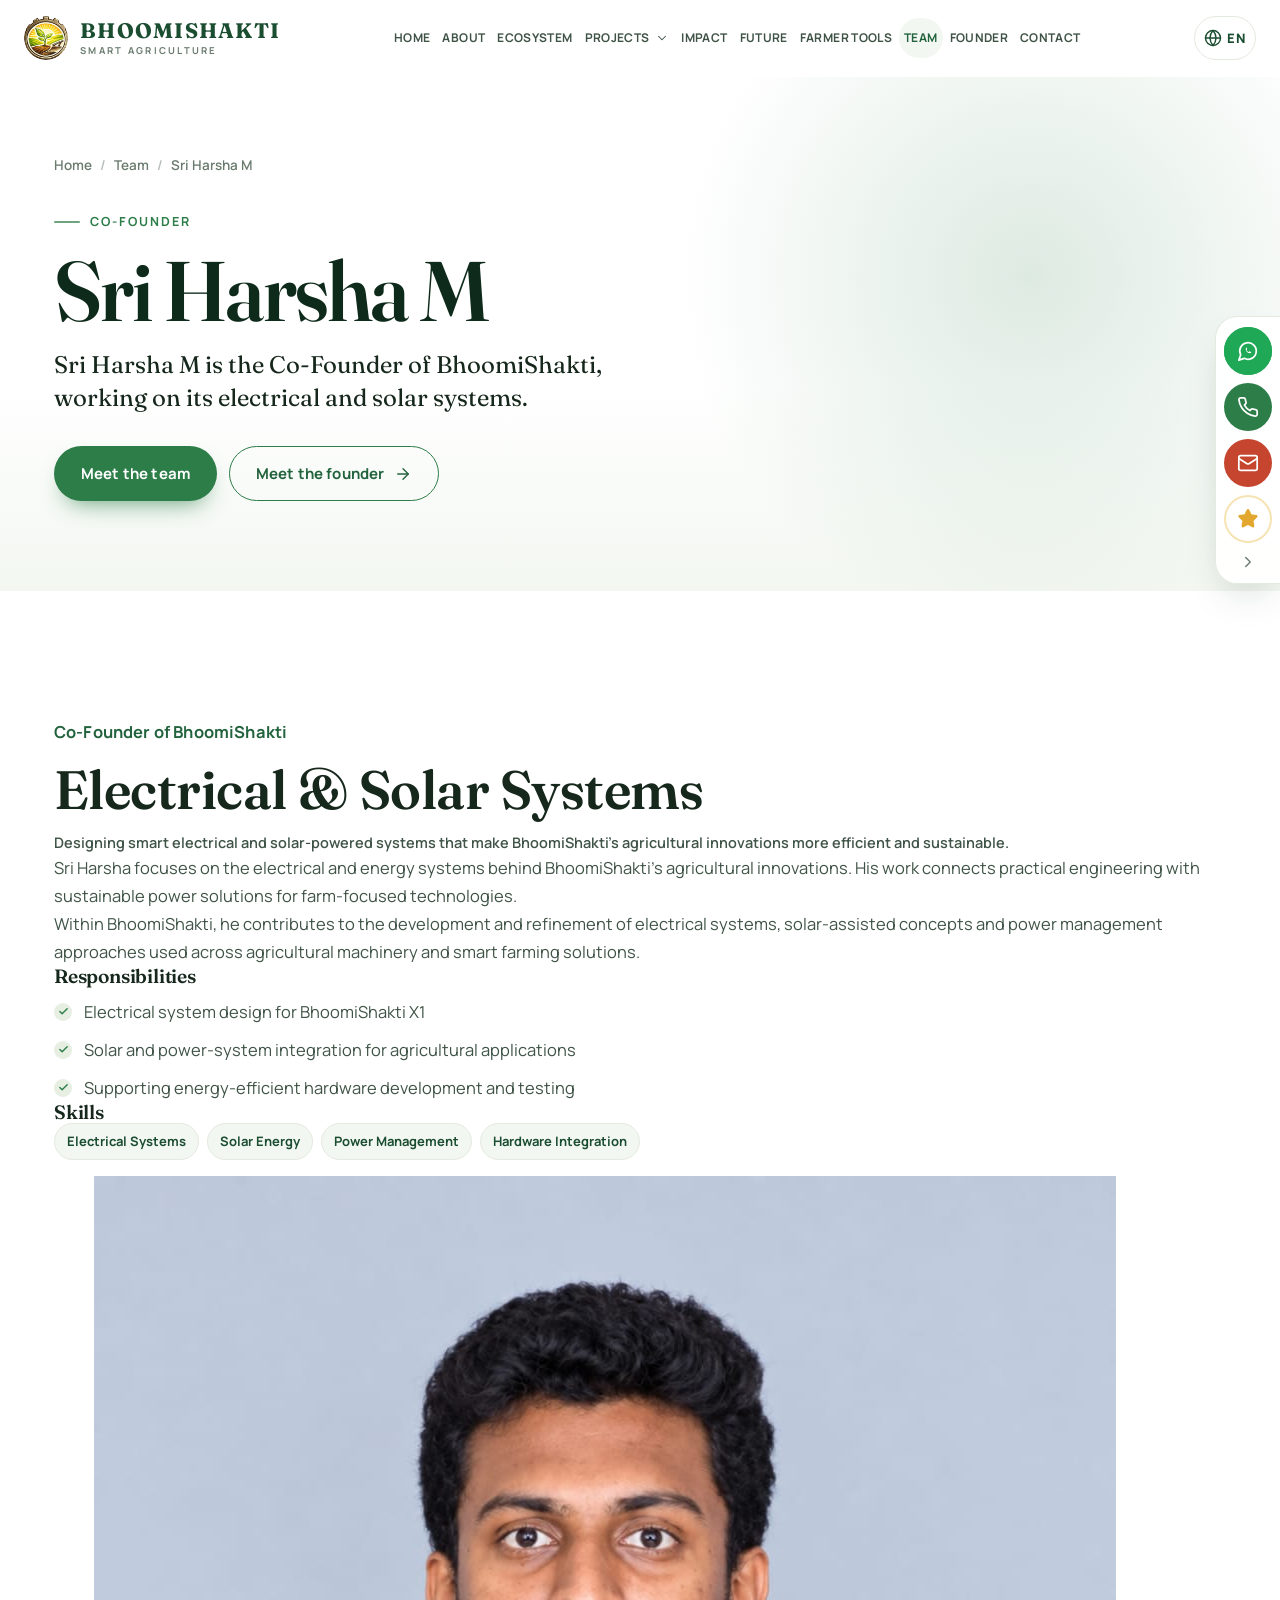
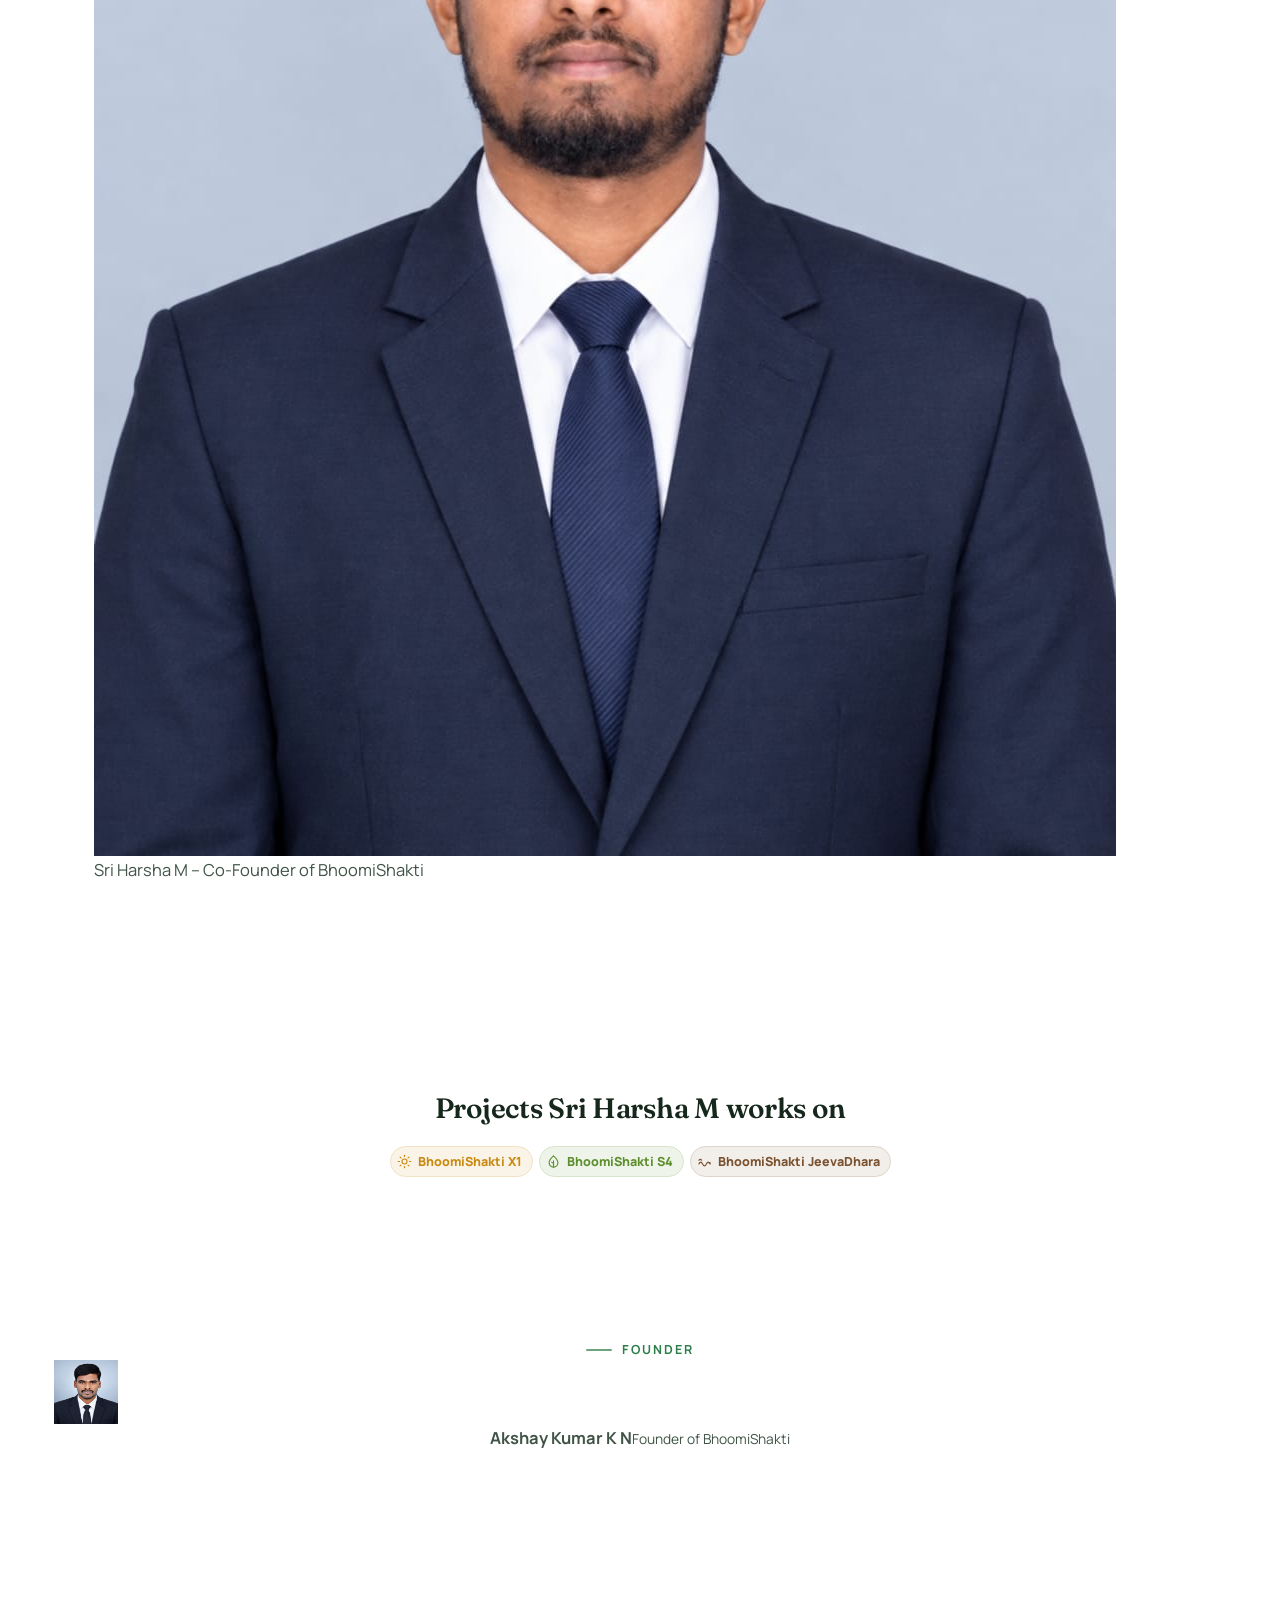
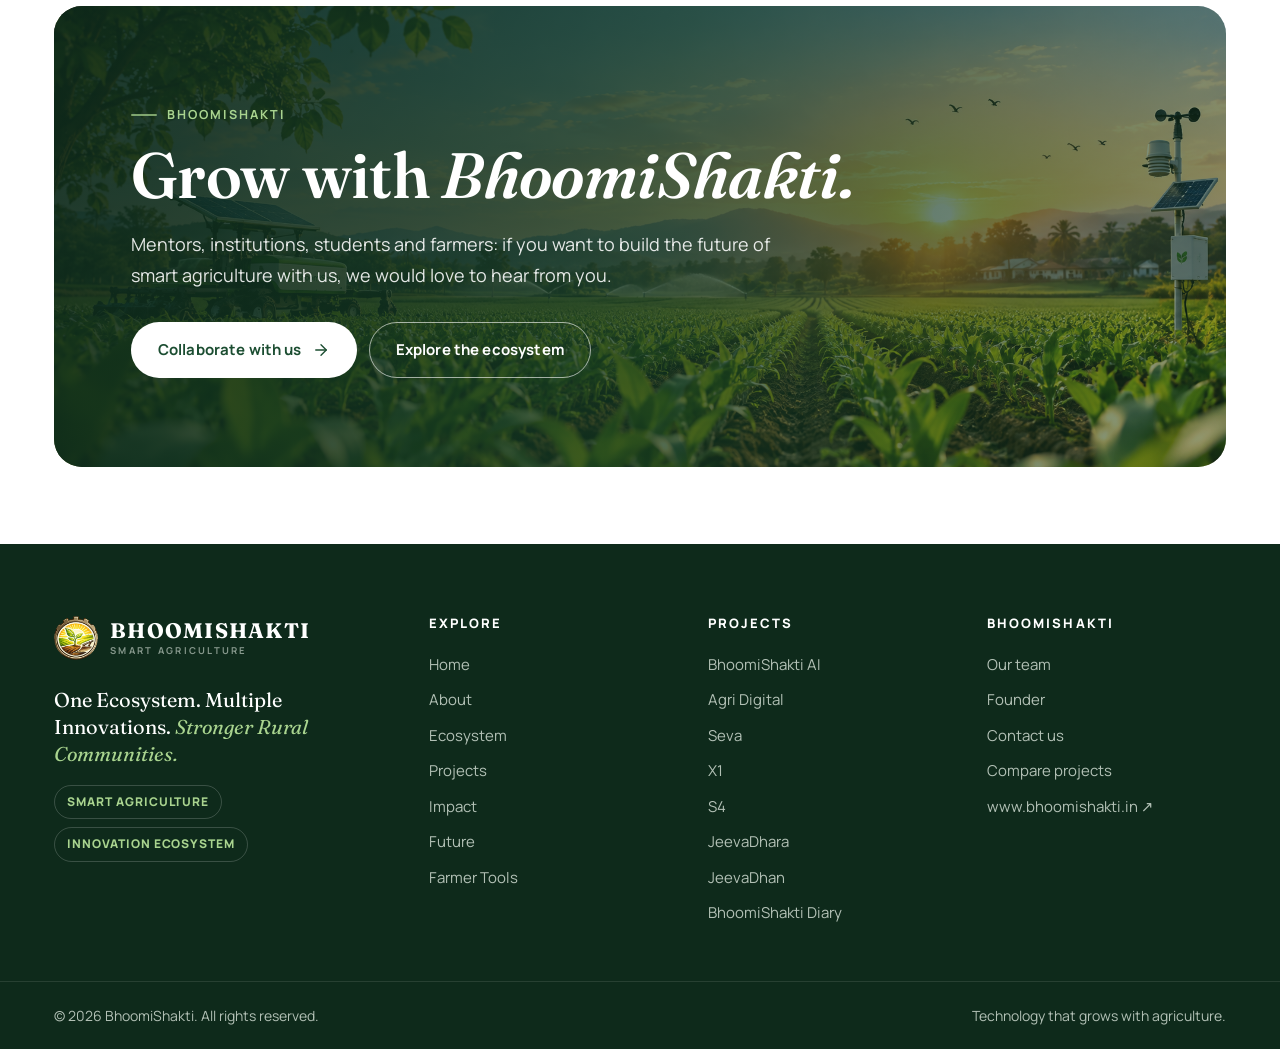
<file: sri-harsha.html>
<!DOCTYPE html>
<html lang="en" class="js-off">
<head>
  <!-- Google tag (gtag.js) -->
<script async src="https://www.googletagmanager.com/gtag/js?id=G-LCF8DMRQYF"></script>
<script>
  window.dataLayer = window.dataLayer || [];
  function gtag(){dataLayer.push(arguments);}
  gtag('js', new Date());

  gtag('config', 'G-LCF8DMRQYF');
</script>
<meta charset="UTF-8">
<meta name="viewport" content="width=device-width, initial-scale=1.0, viewport-fit=cover">
<title>Sri Harsha M — Co-Founder of BhoomiShakti</title>
<meta name="description" content="Sri Harsha M is the Co-Founder of BhoomiShakti, working on electrical and solar systems for the X1, S4 and JeevaDhara agricultural innovations.">
<link rel="canonical" href="https://www.bhoomishakti.in/sri-harsha.html">
<meta name="robots" content="index, follow">
<meta property="og:type" content="profile">
<meta property="og:site_name" content="BhoomiShakti">
<meta property="og:title" content="Sri Harsha M — Co-Founder of BhoomiShakti">
<meta property="og:description" content="Sri Harsha M is the Co-Founder of BhoomiShakti, working on electrical and solar systems for the X1, S4 and JeevaDhara agricultural innovations.">
<meta property="og:url" content="https://www.bhoomishakti.in/sri-harsha.html">
<meta name="twitter:card" content="summary_large_image">
<meta property="og:image" content="https://www.bhoomishakti.in/assets/images/team/sriharsha.jpeg">
<meta property="og:image:width" content="1022">
<meta property="og:image:height" content="1280">
<meta property="og:image:alt" content="Sri Harsha M – Co-Founder of BhoomiShakti">
<meta name="twitter:image" content="https://www.bhoomishakti.in/assets/images/team/sriharsha.jpeg">
<meta name="twitter:image:alt" content="Sri Harsha M – Co-Founder of BhoomiShakti">
<meta name="twitter:title" content="Sri Harsha M — Co-Founder of BhoomiShakti">
<meta name="twitter:description" content="Sri Harsha M is the Co-Founder of BhoomiShakti, working on electrical and solar systems for the X1, S4 and JeevaDhara agricultural innovations.">
<!-- Verified profiles: if Sri Harsha M has official profile URLs he wants linked (e.g. LinkedIn), add them as "sameAs": ["https://…"] to the Person below. Only add pages he controls. -->
<script type="application/ld+json">{
 "@context": "https://schema.org",
 "@graph": [
  {
   "@type": "ProfilePage",
   "@id": "https://www.bhoomishakti.in/sri-harsha.html#profilepage",
   "url": "https://www.bhoomishakti.in/sri-harsha.html",
   "name": "Sri Harsha M — Co-Founder of BhoomiShakti",
   "description": "Sri Harsha M is the Co-Founder of BhoomiShakti, working on electrical and solar systems for the X1, S4 and JeevaDhara agricultural innovations.",
   "inLanguage": "en",
   "dateModified": "2026-11-21",
   "isPartOf": {
    "@id": "https://www.bhoomishakti.in/#website"
   },
   "mainEntity": {
    "@id": "https://www.bhoomishakti.in/sri-harsha.html#person"
   },
   "primaryImageOfPage": {
    "@id": "https://www.bhoomishakti.in/sri-harsha.html#photo"
   },
   "breadcrumb": {
    "@id": "https://www.bhoomishakti.in/sri-harsha.html#breadcrumb"
   }
  },
  {
   "@type": "Person",
   "@id": "https://www.bhoomishakti.in/sri-harsha.html#person",
   "name": "Sri Harsha M",
   "jobTitle": "Co-Founder",
   "description": "Designing smart electrical and solar-powered systems that make BhoomiShakti's agricultural innovations more efficient and sustainable.",
   "url": "https://www.bhoomishakti.in/sri-harsha.html",
   "image": {
    "@type": "ImageObject",
    "@id": "https://www.bhoomishakti.in/sri-harsha.html#photo",
    "url": "https://www.bhoomishakti.in/assets/images/team/sriharsha.jpeg",
    "contentUrl": "https://www.bhoomishakti.in/assets/images/team/sriharsha.jpeg",
    "width": 1022,
    "height": 1280,
    "name": "Sri Harsha M – Co-Founder of BhoomiShakti",
    "caption": "Portrait of Sri Harsha M, Co-Founder of BhoomiShakti"
   },
   "worksFor": {
    "@type": "Organization",
    "@id": "https://www.bhoomishakti.in/#organization",
    "name": "BhoomiShakti",
    "url": "https://www.bhoomishakti.in/"
   },
   "knowsAbout": [
    "Electrical systems",
    "Solar energy",
    "Power management",
    "Hardware integration"
   ],
   "mainEntityOfPage": {
    "@id": "https://www.bhoomishakti.in/sri-harsha.html#profilepage"
   }
  },
  {
   "@type": "BreadcrumbList",
   "@id": "https://www.bhoomishakti.in/sri-harsha.html#breadcrumb",
   "itemListElement": [
    {
     "@type": "ListItem",
     "position": 1,
     "name": "Home",
     "item": "https://www.bhoomishakti.in/"
    },
    {
     "@type": "ListItem",
     "position": 2,
     "name": "Team",
     "item": "https://www.bhoomishakti.in/team.html"
    },
    {
     "@type": "ListItem",
     "position": 3,
     "name": "Sri Harsha M",
     "item": "https://www.bhoomishakti.in/sri-harsha.html"
    }
   ]
  }
 ]
}</script>
<meta name="theme-color" content="#FFFFFF">
<link rel="icon" type="image/png" href="assets/icons/favicon.png">
<link rel="preload" href="assets/fonts/fraunces.woff2" as="font" type="font/woff2" crossorigin>
<link rel="preload" href="assets/fonts/manrope.woff2" as="font" type="font/woff2" crossorigin>
<link rel="stylesheet" href="css/style.css">
</head>
<body class="page-team page-cofounder">
<a class="skip-link" href="#main">Skip to content</a>
<svg xmlns="http://www.w3.org/2000/svg" style="display:none" aria-hidden="true"><defs><symbol id="i-linkedin" viewBox="0 0 24 24"><path d="M16 8a6 6 0 0 1 6 6v7h-4v-7a2 2 0 0 0-4 0v7h-4v-7a6 6 0 0 1 6-6Z"/><rect x="2" y="9" width="4" height="12"/><circle cx="4" cy="4" r="2"/></symbol><symbol id="i-github" viewBox="0 0 24 24"><path d="M15 22v-4a4.8 4.8 0 0 0-1-3.5c3 0 6-2 6-5.5.08-1.25-.27-2.48-1-3.5.28-1.15.28-2.35 0-3.5 0 0-1 0-3 1.5-2.64-.5-5.36-.5-8 0C6 2 5 2 5 2c-.3 1.15-.3 2.35 0 3.5A5.4 5.4 0 0 0 4 9c0 3.5 3 5.5 6 5.5-.39.49-.68 1.05-.85 1.65-.17.6-.22 1.23-.15 1.85v4"/><path d="M9 18c-4.51 2-5-2-7-2"/></symbol><symbol id="i-quote" viewBox="0 0 24 24"><path d="M3 21c3 0 7-1 7-8V5c0-1.25-.76-2.02-2-2H4c-1.25 0-2 .75-2 1.97V11c0 1.25.75 2 2 2 1 0 1 0 1 1v1c0 1-1 2-2 2s-1 .01-1 1.03V20c0 1 0 1 1 1z"/><path d="M15 21c3 0 7-1 7-8V5c0-1.25-.76-2.02-2-2h-4c-1.25 0-2 .75-2 1.97V11c0 1.25.75 2 2 2h.75c0 2.25.25 4-2.75 4v3c0 1 0 1 1 1z"/></symbol><symbol id="i-external" viewBox="0 0 24 24"><path d="M15 3h6v6"/><path d="M10 14 21 3"/><path d="M18 13v6a2 2 0 0 1-2 2H5a2 2 0 0 1-2-2V8a2 2 0 0 1 2-2h6"/></symbol><symbol id="i-user" viewBox="0 0 24 24"><circle cx="12" cy="8" r="5"/><path d="M20 21a8 8 0 0 0-16 0"/></symbol><symbol id="i-leaf" viewBox="0 0 24 24"><path d="M11 20A7 7 0 0 1 9.8 6.1C15.5 5 17 4.48 19 2c1 2 2 4.18 2 8 0 5.5-4.78 10-10 10Z"/><path d="M2 21c0-3 1.85-5.36 5.08-6C9.5 14.52 12 13 13 12"/></symbol><symbol id="i-sprout" viewBox="0 0 24 24"><path d="M7 20h10"/><path d="M10 20c5.5-2.5.8-6.4 3-10"/><path d="M9.5 9.4c1.1.8 1.8 2.2 2.3 3.7-2 .4-3.5.4-4.8-.3-1.2-.6-2.3-1.9-3-4.2 2.8-.5 4.4 0 5.5.8z"/><path d="M14.1 6a7 7 0 0 0-1.1 4c1.9-.1 3.3-.6 4.3-1.4 1-1 1.6-2.3 1.7-4.6-2.7.1-4 1-4.9 2z"/></symbol><symbol id="i-brain" viewBox="0 0 24 24"><path d="M12 5a3 3 0 1 0-5.997.125 4 4 0 0 0-2.526 5.77 4 4 0 0 0 .556 6.588A4 4 0 1 0 12 18Z"/><path d="M12 5a3 3 0 1 1 5.997.125 4 4 0 0 1 2.526 5.77 4 4 0 0 1-.556 6.588A4 4 0 1 1 12 18Z"/><path d="M12 5v13"/><path d="M9 13a4.5 4.5 0 0 0 3-4"/><path d="M15 13a4.5 4.5 0 0 1-3-4"/></symbol><symbol id="i-store" viewBox="0 0 24 24"><path d="M3 9 5 4h14l2 5"/><path d="M3 9h18v2a3 3 0 0 1-6 0 3 3 0 0 1-6 0 3 3 0 0 1-6 0Z"/><path d="M5 13v7h14v-7"/><path d="M10 20v-5h4v5"/></symbol><symbol id="i-tractor" viewBox="0 0 24 24"><path d="m10 11 11 .9a1 1 0 0 1 .8 1.1l-.665 4.158a1 1 0 0 1-.988.842H20"/><path d="M16 18h-5"/><path d="M18 5a1 1 0 0 0-1 1v5.573"/><path d="M3 4h8.129a1 1 0 0 1 .99.863L13 11.246"/><path d="M4 11V4"/><path d="M8 10.1V4"/><circle cx="18" cy="18" r="2"/><circle cx="7" cy="15" r="5"/><circle cx="7" cy="15" r="1"/></symbol><symbol id="i-sun" viewBox="0 0 24 24"><circle cx="12" cy="12" r="4"/><path d="M12 2v2"/><path d="M12 20v2"/><path d="m4.93 4.93 1.41 1.41"/><path d="m17.66 17.66 1.41 1.41"/><path d="M2 12h2"/><path d="M20 12h2"/><path d="m6.34 17.66-1.41 1.41"/><path d="m19.07 4.93-1.41 1.41"/></symbol><symbol id="i-seed" viewBox="0 0 24 24"><path d="M12 21c-4 0-7-3-7-7 0-5 7-11 7-11s7 6 7 11c0 4-3 7-7 7Z"/><path d="M12 21V11"/><path d="M12 15l-3-2"/></symbol><symbol id="i-worm" viewBox="0 0 24 24"><path d="M3 16c2-4 4-4 6 0s4 4 6 0 4-4 6 0"/><circle cx="20.5" cy="14.5" r=".6" fill="currentColor"/><path d="M3 10c1.5-2 3-2 4.5 0"/></symbol><symbol id="i-recycle" viewBox="0 0 24 24"><path d="M7 19H4.815a1.83 1.83 0 0 1-1.57-.881 1.785 1.785 0 0 1-.004-1.784L7.196 9.5"/><path d="M11 19h8.203a1.83 1.83 0 0 0 1.556-.89 1.784 1.784 0 0 0 0-1.775l-1.226-2.12"/><path d="m14 16-3 3 3 3"/><path d="M8.293 13.596 7.196 9.5 3.1 10.598"/><path d="m9.344 5.811 1.093-1.892A1.83 1.83 0 0 1 11.985 3a1.784 1.784 0 0 1 1.546.888l3.943 6.843"/><path d="m13.378 9.633 4.096 1.098 1.097-4.096"/></symbol><symbol id="i-arrow" viewBox="0 0 24 24"><path d="M5 12h14"/><path d="m12 5 7 7-7 7"/></symbol><symbol id="i-arrow-down" viewBox="0 0 24 24"><path d="M12 5v14"/><path d="m19 12-7 7-7-7"/></symbol><symbol id="i-chevron" viewBox="0 0 24 24"><path d="m6 9 6 6 6-6"/></symbol><symbol id="i-chevron-left" viewBox="0 0 24 24"><path d="m15 18-6-6 6-6"/></symbol><symbol id="i-chevron-right" viewBox="0 0 24 24"><path d="m9 18 6-6-6-6"/></symbol><symbol id="i-up" viewBox="0 0 24 24"><path d="m18 15-6-6-6 6"/></symbol><symbol id="i-menu" viewBox="0 0 24 24"><path d="M4 6h16"/><path d="M4 12h16"/><path d="M4 18h16"/></symbol><symbol id="i-close" viewBox="0 0 24 24"><path d="M18 6 6 18"/><path d="m6 6 12 12"/></symbol><symbol id="i-plus" viewBox="0 0 24 24"><path d="M5 12h14"/><path d="M12 5v14"/></symbol><symbol id="i-check" viewBox="0 0 24 24"><path d="M20 6 9 17l-5-5"/></symbol><symbol id="i-users" viewBox="0 0 24 24"><path d="M16 21v-2a4 4 0 0 0-4-4H6a4 4 0 0 0-4 4v2"/><circle cx="9" cy="7" r="4"/><path d="M22 21v-2a4 4 0 0 0-3-3.87"/><path d="M16 3.13a4 4 0 0 1 0 7.75"/></symbol><symbol id="i-user-search" viewBox="0 0 24 24"><circle cx="10" cy="7" r="4"/><path d="M10.3 15H7a4 4 0 0 0-4 4v2"/><circle cx="17" cy="17" r="3"/><path d="m21 21-1.9-1.9"/></symbol><symbol id="i-search" viewBox="0 0 24 24"><circle cx="11" cy="11" r="8"/><path d="m21 21-4.3-4.3"/></symbol><symbol id="i-pin" viewBox="0 0 24 24"><path d="M20 10c0 5-5.5 10.2-7.4 11.8a1 1 0 0 1-1.2 0C9.5 20.2 4 15 4 10a8 8 0 0 1 16 0"/><circle cx="12" cy="10" r="3"/></symbol><symbol id="i-message" viewBox="0 0 24 24"><path d="M14 9a2 2 0 0 1-2 2H6l-4 4V4a2 2 0 0 1 2-2h8a2 2 0 0 1 2 2z"/><path d="M18 9h2a2 2 0 0 1 2 2v11l-4-4h-6a2 2 0 0 1-2-2v-1"/></symbol><symbol id="i-package" viewBox="0 0 24 24"><path d="m16 16 2 2 4-4"/><path d="M21 10V8a2 2 0 0 0-1-1.73l-7-4a2 2 0 0 0-2 0l-7 4A2 2 0 0 0 3 8v8a2 2 0 0 0 1 1.73l7 4a2 2 0 0 0 2 0l2-1.14"/><path d="m7.5 4.27 9 5.15"/><path d="M3.29 7 12 12l8.71-5"/><path d="M12 22V12"/></symbol><symbol id="i-megaphone" viewBox="0 0 24 24"><path d="m3 11 18-5v12L3 14v-3z"/><path d="M11.6 16.8a3 3 0 1 1-5.8-1.6"/></symbol><symbol id="i-cloud" viewBox="0 0 24 24"><path d="M12 2v2"/><path d="m4.93 4.93 1.41 1.41"/><path d="M20 12h2"/><path d="m19.07 4.93-1.41 1.41"/><path d="M15.947 12.65a4 4 0 0 0-5.925-4.128"/><path d="M13 22H7a5 5 0 1 1 4.9-6H13a3 3 0 0 1 0 6Z"/></symbol><symbol id="i-landmark" viewBox="0 0 24 24"><path d="M3 22h18"/><path d="M6 18v-7"/><path d="M10 18v-7"/><path d="M14 18v-7"/><path d="M18 18v-7"/><path d="M12 2 20 7H4z"/></symbol><symbol id="i-rupee" viewBox="0 0 24 24"><path d="M6 3h12"/><path d="M6 8h12"/><path d="m6 13 8.5 8"/><path d="M6 13h3"/><path d="M9 13c6.667 0 6.667-10 0-10"/></symbol><symbol id="i-calendar" viewBox="0 0 24 24"><rect width="18" height="18" x="3" y="4" rx="2"/><path d="M16 2v4"/><path d="M8 2v4"/><path d="M3 10h18"/><path d="M8 14h.01"/><path d="M12 14h.01"/><path d="M16 14h.01"/><path d="M8 18h.01"/><path d="M12 18h.01"/></symbol><symbol id="i-microscope" viewBox="0 0 24 24"><path d="M6 18h8"/><path d="M3 22h18"/><path d="M14 22a7 7 0 1 0 0-14h-1"/><path d="M9 14h2"/><path d="M9 12a2 2 0 0 1-2-2V6h6v4a2 2 0 0 1-2 2Z"/><path d="M12 6V3a1 1 0 0 0-1-1H9a1 1 0 0 0-1 1v3"/></symbol><symbol id="i-handshake" viewBox="0 0 24 24"><path d="m11 17 2 2a1 1 0 1 0 3-3"/><path d="m14 14 2.5 2.5a1 1 0 1 0 3-3l-3.88-3.88a3 3 0 0 0-4.24 0l-.88.88a1 1 0 1 1-3-3l2.81-2.81a5.79 5.79 0 0 1 7.06-.87l.47.28a2 2 0 0 0 1.42.25L21 4"/><path d="m21 3 1 11h-2"/><path d="M3 3 2 14l6.5 6.5a1 1 0 1 0 3-3"/><path d="M3 4h8"/></symbol><symbol id="i-shield" viewBox="0 0 24 24"><path d="M20 13c0 5-3.5 7.5-7.66 8.95a1 1 0 0 1-.67-.01C7.5 20.5 4 18 4 13V6a1 1 0 0 1 1-1c2 0 4.5-1.2 6.24-2.72a1.17 1.17 0 0 1 1.52 0C14.51 3.81 17 5 19 5a1 1 0 0 1 1 1z"/><path d="m9 12 2 2 4-4"/></symbol><symbol id="i-eye-off" viewBox="0 0 24 24"><path d="M10.733 5.076a10.744 10.744 0 0 1 11.205 6.575 1 1 0 0 1 0 .696 10.747 10.747 0 0 1-1.444 2.49"/><path d="M14.084 14.158a3 3 0 0 1-4.242-4.242"/><path d="M17.479 17.499a10.75 10.75 0 0 1-15.417-5.151 1 1 0 0 1 0-.696 10.75 10.75 0 0 1 4.446-5.143"/><path d="m2 2 20 20"/></symbol><symbol id="i-layers" viewBox="0 0 24 24"><path d="m12.83 2.18a2 2 0 0 0-1.66 0L2.6 6.08a1 1 0 0 0 0 1.83l8.58 3.91a2 2 0 0 0 1.66 0l8.58-3.9a1 1 0 0 0 0-1.83Z"/><path d="m22 17.65-9.17 4.16a2 2 0 0 1-1.66 0L2 17.65"/><path d="m22 12.65-9.17 4.16a2 2 0 0 1-1.66 0L2 12.65"/></symbol><symbol id="i-network" viewBox="0 0 24 24"><rect x="16" y="16" width="6" height="6" rx="1"/><rect x="2" y="16" width="6" height="6" rx="1"/><rect x="9" y="2" width="6" height="6" rx="1"/><path d="M5 16v-3a1 1 0 0 1 1-1h12a1 1 0 0 1 1 1v3"/><path d="M12 12V8"/></symbol><symbol id="i-globe" viewBox="0 0 24 24"><circle cx="12" cy="12" r="10"/><path d="M12 2a14.5 14.5 0 0 0 0 20 14.5 14.5 0 0 0 0-20"/><path d="M2 12h20"/></symbol><symbol id="i-server" viewBox="0 0 24 24"><rect width="20" height="8" x="2" y="2" rx="2"/><rect width="20" height="8" x="2" y="14" rx="2"/><path d="M6 6h.01"/><path d="M6 18h.01"/></symbol><symbol id="i-database" viewBox="0 0 24 24"><ellipse cx="12" cy="5" rx="9" ry="3"/><path d="M3 5v14a9 3 0 0 0 18 0V5"/><path d="M3 12a9 3 0 0 0 18 0"/></symbol><symbol id="i-code" viewBox="0 0 24 24"><path d="m16 18 6-6-6-6"/><path d="m8 6-6 6 6 6"/></symbol><symbol id="i-battery" viewBox="0 0 24 24"><rect x="2" y="7" width="16" height="10" rx="2"/><path d="M22 11v2"/><path d="M6 11v2"/><path d="M10 11v2"/></symbol><symbol id="i-zap" viewBox="0 0 24 24"><path d="M4 14a1 1 0 0 1-.78-1.63l9.9-10.2a.5.5 0 0 1 .86.46l-1.92 6.02A1 1 0 0 0 13 10h7a1 1 0 0 1 .78 1.63l-9.9 10.2a.5.5 0 0 1-.86-.46l1.92-6.02A1 1 0 0 0 11 14z"/></symbol><symbol id="i-cog" viewBox="0 0 24 24"><path d="M12.22 2h-.44a2 2 0 0 0-2 2v.18a2 2 0 0 1-1 1.73l-.43.25a2 2 0 0 1-2 0l-.15-.08a2 2 0 0 0-2.73.73l-.22.38a2 2 0 0 0 .73 2.73l.15.1a2 2 0 0 1 1 1.72v.51a2 2 0 0 1-1 1.74l-.15.09a2 2 0 0 0-.73 2.73l.22.38a2 2 0 0 0 2.73.73l.15-.08a2 2 0 0 1 2 0l.43.25a2 2 0 0 1 1 1.73V20a2 2 0 0 0 2 2h.44a2 2 0 0 0 2-2v-.18a2 2 0 0 1 1-1.73l.43-.25a2 2 0 0 1 2 0l.15.08a2 2 0 0 0 2.73-.73l.22-.39a2 2 0 0 0-.73-2.73l-.15-.08a2 2 0 0 1-1-1.74v-.5a2 2 0 0 1 1-1.74l.15-.09a2 2 0 0 0 .73-2.73l-.22-.38a2 2 0 0 0-2.73-.73l-.15.08a2 2 0 0 1-2 0l-.43-.25a2 2 0 0 1-1-1.73V4a2 2 0 0 0-2-2z"/><circle cx="12" cy="12" r="3"/></symbol><symbol id="i-wheel" viewBox="0 0 24 24"><circle cx="12" cy="12" r="9"/><circle cx="12" cy="12" r="2"/><path d="M12 3v7"/><path d="M12 14v7"/><path d="M3 12h7"/><path d="M14 12h7"/></symbol><symbol id="i-chain" viewBox="0 0 24 24"><path d="M9 17H7A5 5 0 0 1 7 7h2"/><path d="M15 7h2a5 5 0 1 1 0 10h-2"/><path d="M8 12h8"/></symbol><symbol id="i-blade" viewBox="0 0 24 24"><path d="M4 20 14 8l6-4-2 7-12 11"/><path d="M4 20h7"/></symbol><symbol id="i-panel" viewBox="0 0 24 24"><rect x="3" y="4" width="18" height="11" rx="1"/><path d="M3 9.5h18"/><path d="M9 4v11"/><path d="M15 4v11"/><path d="M12 15v5"/><path d="M8 20h8"/></symbol><symbol id="i-umbrella" viewBox="0 0 24 24"><path d="M22 12a10.06 10.06 0 0 0-20 0Z"/><path d="M12 12v8a2 2 0 0 0 4 0"/><path d="M12 2v1"/></symbol><symbol id="i-backpack" viewBox="0 0 24 24"><path d="M4 10a4 4 0 0 1 4-4h8a4 4 0 0 1 4 4v10a2 2 0 0 1-2 2H6a2 2 0 0 1-2-2Z"/><path d="M8 10h8"/><path d="M8 18h8"/><path d="M8 22v-6a2 2 0 0 1 2-2h4a2 2 0 0 1 2 2v6"/><path d="M9 6V4a2 2 0 0 1 2-2h2a2 2 0 0 1 2 2v2"/></symbol><symbol id="i-sliders" viewBox="0 0 24 24"><path d="M4 21v-7"/><path d="M4 10V3"/><path d="M12 21v-9"/><path d="M12 8V3"/><path d="M20 21v-5"/><path d="M20 12V3"/><path d="M2 14h4"/><path d="M10 8h4"/><path d="M18 16h4"/></symbol><symbol id="i-pipes" viewBox="0 0 24 24"><path d="M12 3v7"/><path d="M12 10 6 16v5"/><path d="m12 10 6 6v5"/></symbol><symbol id="i-vibrate" viewBox="0 0 24 24"><path d="m2 8 2 2-2 2 2 2-2 2"/><path d="m22 8-2 2 2 2-2 2 2 2"/><rect width="8" height="14" x="8" y="5" rx="1"/></symbol><symbol id="i-droplet" viewBox="0 0 24 24"><path d="M12 22a7 7 0 0 0 7-7c0-2-1-3.9-3-5.5s-3.5-4-4-6.5c-.5 2.5-2 4.9-4 6.5C6 11.1 5 13 5 15a7 7 0 0 0 7 7z"/></symbol><symbol id="i-flask" viewBox="0 0 24 24"><path d="M10 2v7.527a2 2 0 0 1-.211.896L4.72 20.55a1 1 0 0 0 .9 1.45h12.76a1 1 0 0 0 .9-1.45l-5.069-10.127A2 2 0 0 1 14 9.527V2"/><path d="M8.5 2h7"/><path d="M7 16h10"/></symbol><symbol id="i-factory" viewBox="0 0 24 24"><path d="M2 20a2 2 0 0 0 2 2h16a2 2 0 0 0 2-2V8l-7 5V8l-7 5V4a2 2 0 0 0-2-2H4a2 2 0 0 0-2 2Z"/><path d="M17 18h1"/><path d="M12 18h1"/><path d="M7 18h1"/></symbol><symbol id="i-flame" viewBox="0 0 24 24"><path d="M8.5 14.5A2.5 2.5 0 0 0 11 12c0-1.38-.5-2-1-3-1.072-2.143-.224-4.054 2-6 .5 2.5 2 4.9 4 6.5 2 1.6 3 3.5 3 5.5a7 7 0 1 1-14 0c0-1.153.433-2.294 1-3a2.5 2.5 0 0 0 2.5 2.5z"/></symbol><symbol id="i-cow" viewBox="0 0 24 24"><path d="M5 9c-1.5 0-3-1-3-3 2 0 3 .5 4 1.5"/><path d="M19 9c1.5 0 3-1 3-3-2 0-3 .5-4 1.5"/><path d="M6 8.5C6 6 8.5 4 12 4s6 2 6 4.5V14a6 6 0 0 1-12 0Z"/><ellipse cx="12" cy="15.5" rx="3.5" ry="2.5"/><path d="M10.5 15.5h.01"/><path d="M13.5 15.5h.01"/><path d="M9 10h.01"/><path d="M15 10h.01"/></symbol><symbol id="i-truck" viewBox="0 0 24 24"><path d="M14 18V6a2 2 0 0 0-2-2H4a2 2 0 0 0-2 2v11a1 1 0 0 0 1 1h2"/><path d="M15 18H9"/><path d="M19 18h2a1 1 0 0 0 1-1v-3.65a1 1 0 0 0-.22-.624l-3.48-4.35A1 1 0 0 0 17.52 8H14"/><circle cx="17" cy="18" r="2"/><circle cx="7" cy="18" r="2"/></symbol><symbol id="i-drone" viewBox="0 0 24 24"><circle cx="5" cy="5" r="2.5"/><circle cx="19" cy="5" r="2.5"/><circle cx="5" cy="19" r="2.5"/><circle cx="19" cy="19" r="2.5"/><path d="M7 7l3 3"/><path d="m17 7-3 3"/><path d="m7 17 3-3"/><path d="m17 17-3-3"/><rect x="10" y="10" width="4" height="4" rx="1"/></symbol><symbol id="i-digger" viewBox="0 0 24 24"><path d="M2 18h12"/><circle cx="4.5" cy="18" r="2.5"/><circle cx="11.5" cy="18" r="2.5"/><path d="M3 15V11h6l2 4"/><path d="M9 11 14 5l5 3-2 4h-3"/><path d="M19 8v5"/></symbol><symbol id="i-water" viewBox="0 0 24 24"><path d="M2 6c.6.5 1.2 1 2.5 1C7 7 7 5 9.5 5c2.6 0 2.4 2 5 2 2.5 0 2.5-2 5-2 1.3 0 1.9.5 2.5 1"/><path d="M2 12c.6.5 1.2 1 2.5 1 2.5 0 2.5-2 5-2 2.6 0 2.4 2 5 2 2.5 0 2.5-2 5-2 1.3 0 1.9.5 2.5 1"/><path d="M2 18c.6.5 1.2 1 2.5 1 2.5 0 2.5-2 5-2 2.6 0 2.4 2 5 2 2.5 0 2.5-2 5-2 1.3 0 1.9.5 2.5 1"/></symbol><symbol id="i-phone" viewBox="0 0 24 24"><rect width="14" height="20" x="5" y="2" rx="2"/><path d="M12 18h.01"/></symbol><symbol id="i-star" viewBox="0 0 24 24"><path d="M11.525 2.295a.53.53 0 0 1 .95 0l2.31 4.679a2.12 2.12 0 0 0 1.595 1.16l5.166.756a.53.53 0 0 1 .294.904l-3.736 3.638a2.12 2.12 0 0 0-.611 1.878l.882 5.14a.53.53 0 0 1-.771.56l-4.618-2.428a2.12 2.12 0 0 0-1.973 0L6.396 21.01a.53.53 0 0 1-.77-.56l.881-5.139a2.12 2.12 0 0 0-.611-1.879L2.16 9.795a.53.53 0 0 1 .294-.906l5.165-.755a2.12 2.12 0 0 0 1.597-1.16z"/></symbol><symbol id="i-info" viewBox="0 0 24 24"><circle cx="12" cy="12" r="10"/><path d="M12 16v-4"/><path d="M12 8h.01"/></symbol><symbol id="i-mic" viewBox="0 0 24 24"><path d="M12 2a3 3 0 0 0-3 3v7a3 3 0 0 0 6 0V5a3 3 0 0 0-3-3Z"/><path d="M19 10v2a7 7 0 0 1-14 0v-2"/><path d="M12 19v3"/></symbol><symbol id="i-languages" viewBox="0 0 24 24"><path d="m5 8 6 6"/><path d="m4 14 6-6 2-3"/><path d="M2 5h12"/><path d="M7 2h1"/><path d="m22 22-5-10-5 10"/><path d="M14 18h6"/></symbol><symbol id="i-satellite" viewBox="0 0 24 24"><path d="M13 7 9 3 5 7l4 4"/><path d="m17 11 4 4-4 4-4-4"/><path d="m8 12 4 4 6-6-4-4Z"/><path d="m16 8 3-3"/><path d="M9 21a6 6 0 0 0-6-6"/></symbol><symbol id="i-chart" viewBox="0 0 24 24"><path d="M3 3v16a2 2 0 0 0 2 2h16"/><path d="m19 9-5 5-4-4-3 3"/></symbol><symbol id="i-wallet" viewBox="0 0 24 24"><path d="M19 7V4a1 1 0 0 0-1-1H5a2 2 0 0 0 0 4h15a1 1 0 0 1 1 1v4h-3a2 2 0 0 0 0 4h3a1 1 0 0 0 1-1v-2a1 1 0 0 0-1-1"/><path d="M3 5v14a2 2 0 0 0 2 2h15a1 1 0 0 0 1-1v-4"/></symbol><symbol id="i-rocket" viewBox="0 0 24 24"><path d="M4.5 16.5c-1.5 1.26-2 5-2 5s3.74-.5 5-2c.71-.84.7-2.13-.09-2.91a2.18 2.18 0 0 0-2.91-.09z"/><path d="m12 15-3-3a22 22 0 0 1 2-3.95A12.88 12.88 0 0 1 22 2c0 2.72-.78 7.5-6 11a22.35 22.35 0 0 1-4 2z"/><path d="M9 12H4s.55-3.03 2-4c1.62-1.08 5 0 5 0"/><path d="M12 15v5s3.03-.55 4-2c1.08-1.62 0-5 0-5"/></symbol><symbol id="i-building" viewBox="0 0 24 24"><path d="M6 22V4a2 2 0 0 1 2-2h8a2 2 0 0 1 2 2v18Z"/><path d="M6 12H4a2 2 0 0 0-2 2v6a2 2 0 0 0 2 2h2"/><path d="M18 9h2a2 2 0 0 1 2 2v9a2 2 0 0 1-2 2h-2"/><path d="M10 6h4"/><path d="M10 10h4"/><path d="M10 14h4"/><path d="M10 18h4"/></symbol><symbol id="i-target" viewBox="0 0 24 24"><circle cx="12" cy="12" r="10"/><circle cx="12" cy="12" r="6"/><circle cx="12" cy="12" r="2"/></symbol><symbol id="i-badge" viewBox="0 0 24 24"><path d="M3.85 8.62a4 4 0 0 1 4.78-4.77 4 4 0 0 1 6.74 0 4 4 0 0 1 4.78 4.78 4 4 0 0 1 0 6.74 4 4 0 0 1-4.77 4.78 4 4 0 0 1-6.75 0 4 4 0 0 1-4.78-4.77 4 4 0 0 1 0-6.76Z"/><path d="m9 12 2 2 4-4"/></symbol><symbol id="i-clock" viewBox="0 0 24 24"><circle cx="12" cy="12" r="10"/><path d="M12 6v6l4 2"/></symbol><symbol id="i-activity" viewBox="0 0 24 24"><path d="M22 12h-2.48a2 2 0 0 0-1.93 1.46l-2.35 8.36a.25.25 0 0 1-.48 0L9.24 2.18a.25.25 0 0 0-.48 0l-2.35 8.36A2 2 0 0 1 4.49 12H2"/></symbol><symbol id="i-wifi" viewBox="0 0 24 24"><path d="M12 20h.01"/><path d="M2 8.82a15 15 0 0 1 20 0"/><path d="M5 12.859a10 10 0 0 1 14 0"/><path d="M8.5 16.429a5 5 0 0 1 7 0"/></symbol><symbol id="i-compass" viewBox="0 0 24 24"><circle cx="12" cy="12" r="10"/><path d="m16.24 7.76-1.804 5.411a2 2 0 0 1-1.265 1.265L7.76 16.24l1.804-5.411a2 2 0 0 1 1.265-1.265z"/></symbol><symbol id="i-sparkles" viewBox="0 0 24 24"><path d="M9.937 15.5A2 2 0 0 0 8.5 14.063l-6.135-1.582a.5.5 0 0 1 0-.962L8.5 9.936A2 2 0 0 0 9.937 8.5l1.582-6.135a.5.5 0 0 1 .963 0L14.063 8.5A2 2 0 0 0 15.5 9.937l6.135 1.581a.5.5 0 0 1 0 .964L15.5 14.063a2 2 0 0 0-1.437 1.437l-1.582 6.135a.5.5 0 0 1-.963 0z"/></symbol><symbol id="i-book" viewBox="0 0 24 24"><path d="M12 7v14"/><path d="M3 18a1 1 0 0 1-1-1V4a1 1 0 0 1 1-1h5a4 4 0 0 1 4 4 4 4 0 0 1 4-4h5a1 1 0 0 1 1 1v13a1 1 0 0 1-1 1h-6a3 3 0 0 0-3 3 3 3 0 0 0-3-3z"/></symbol><symbol id="i-scale" viewBox="0 0 24 24"><path d="m16 16 3-8 3 8c-.87.65-1.92 1-3 1s-2.13-.35-3-1Z"/><path d="m2 16 3-8 3 8c-.87.65-1.92 1-3 1s-2.13-.35-3-1Z"/><path d="M7 21h10"/><path d="M12 3v18"/><path d="M3 7h2c2 0 5-1 7-2 2 1 5 2 7 2h2"/></symbol><symbol id="i-help" viewBox="0 0 24 24"><circle cx="12" cy="12" r="10"/><path d="M9.09 9a3 3 0 0 1 5.83 1c0 2-3 3-3 3"/><path d="M12 17h.01"/></symbol><symbol id="i-thumbs" viewBox="0 0 24 24"><path d="M7 10v12"/><path d="M15 5.88 14 10h5.83a2 2 0 0 1 1.92 2.56l-2.33 8A2 2 0 0 1 17.5 22H4a2 2 0 0 1-2-2v-8a2 2 0 0 1 2-2h2.76a2 2 0 0 0 1.79-1.11L12 2a3.13 3.13 0 0 1 3 3.88Z"/></symbol><symbol id="i-mountain" viewBox="0 0 24 24"><path d="m8 3 4 8 5-5 5 15H2L8 3z"/></symbol><symbol id="i-repeat" viewBox="0 0 24 24"><path d="m17 2 4 4-4 4"/><path d="M3 11v-1a4 4 0 0 1 4-4h14"/><path d="m7 22-4-4 4-4"/><path d="M21 13v1a4 4 0 0 1-4 4H3"/></symbol><symbol id="i-clipboard" viewBox="0 0 24 24"><rect width="8" height="4" x="8" y="2" rx="1" ry="1"/><path d="M16 4h2a2 2 0 0 1 2 2v14a2 2 0 0 1-2 2H6a2 2 0 0 1-2-2V6a2 2 0 0 1 2-2h2"/><path d="M12 11h4"/><path d="M12 16h4"/><path d="M8 11h.01"/><path d="M8 16h.01"/></symbol><symbol id="i-lock" viewBox="0 0 24 24"><rect width="18" height="11" x="3" y="11" rx="2" ry="2"/><path d="M7 11V7a5 5 0 0 1 10 0v4"/></symbol><symbol id="i-test" viewBox="0 0 24 24"><path d="M9 2v17.5A2.5 2.5 0 0 1 6.5 22A2.5 2.5 0 0 1 4 19.5V2"/><path d="M20 2v17.5a2.5 2.5 0 0 1-2.5 2.5a2.5 2.5 0 0 1-2.5-2.5V2"/><path d="M3 2h7"/><path d="M14 2h7"/><path d="M9 16H4"/><path d="M20 16h-5"/></symbol><symbol id="i-wrench" viewBox="0 0 24 24"><path d="M14.7 6.3a1 1 0 0 0 0 1.4l1.6 1.6a1 1 0 0 0 1.4 0l3.77-3.77a6 6 0 0 1-7.94 7.94l-6.91 6.91a2.12 2.12 0 0 1-3-3l6.91-6.91a6 6 0 0 1 7.94-7.94l-3.76 3.76z"/></symbol><symbol id="i-hammer" viewBox="0 0 24 24"><path d="m15 12-8.373 8.373a1 1 0 1 1-3-3L12 9"/><path d="m18 15 4-4"/><path d="m21.5 11.5-1.914-1.914A2 2 0 0 1 19 8.172V7l-2.26-2.26a6 6 0 0 0-4.202-1.756L9 2.96l.92.82A6.18 6.18 0 0 1 12 8.4V10l2 2h1.172a2 2 0 0 1 1.414.586L18.5 14.5"/></symbol><symbol id="i-heart" viewBox="0 0 24 24"><path d="M19 14c1.49-1.46 3-3.21 3-5.5A5.5 5.5 0 0 0 16.5 3c-1.76 0-3 .5-4.5 2-1.5-1.5-2.74-2-4.5-2A5.5 5.5 0 0 0 2 8.5c0 2.3 1.5 4.05 3 5.5l7 7Z"/></symbol><symbol id="i-wind" viewBox="0 0 24 24"><path d="M12.8 19.6A2 2 0 1 0 14 16H2"/><path d="M17.5 8a2.5 2.5 0 1 1 2 4H2"/><path d="M9.8 4.4A2 2 0 1 1 11 8H2"/></symbol><symbol id="i-microbe" viewBox="0 0 24 24"><circle cx="12" cy="12" r="5"/><path d="M12 7V3"/><path d="M12 21v-4"/><path d="M7 12H3"/><path d="M21 12h-4"/><path d="m8.5 8.5-2.8-2.8"/><path d="m18.3 18.3-2.8-2.8"/><path d="m15.5 8.5 2.8-2.8"/><path d="m5.7 18.3 2.8-2.8"/></symbol><symbol id="i-plant" viewBox="0 0 24 24"><path d="M12 22V12"/><path d="M12 12C12 7 8 5 3 5c0 5 3 7 9 7Z"/><path d="M12 14c0-4 3-6 8-6 0 4-3 6-8 6Z"/></symbol><symbol id="i-mail" viewBox="0 0 24 24"><rect width="20" height="16" x="2" y="4" rx="2"/><path d="m22 7-8.97 5.7a1.94 1.94 0 0 1-2.06 0L2 7"/></symbol></defs></svg>

<header class="site-header">
  <nav class="container nav" aria-label="Main">
    <a class="brand" href="index.html" aria-label="BhoomiShakti home">
      <!-- IMAGE: BhoomiShakti logo emblem (navigation).
      Use the official circular BhoomiShakti emblem (gear, sprout, sun, field) as a transparent PNG or SVG.
      Purpose: brand recognition on every page. -->
      <img src="assets/images/bhoomishakti-logo.png" alt="BhoomiShakti emblem" width="44" height="44">
      <span class="brand-word">BHOOMISHAKTI<small>SMART AGRICULTURE</small></span>
    </a>
    <ul class="nav-links">
      <li><a class="nav-link" href="index.html#home">Home</a></li>
      <li><a class="nav-link" href="index.html#about">About</a></li>
      <li><a class="nav-link" href="index.html#ecosystem">Ecosystem</a></li>
      <li class="dropdown">
        <button class="nav-link" type="button" aria-expanded="false" aria-haspopup="true">Projects <svg class="ico caret" aria-hidden="true"><use href="#i-chevron"></use></svg></button>
        <div class="dropdown-menu" role="menu">
          <a href="ai.html"><span class="dm-dot"><svg class="ico" aria-hidden="true"><use href="#i-brain"></use></svg></span><span><b>BhoomiShakti AI</b><span class="dm-sub">Agriculture intelligence & procurement</span></span></a><a href="agri-digital.html"><span class="dm-dot"><svg class="ico" aria-hidden="true"><use href="#i-store"></use></svg></span><span><b>BhoomiShakti Agri Digital</b><span class="dm-sub">Farmers ↔ businesses, products & services</span></span></a><a href="seva.html"><span class="dm-dot"><svg class="ico" aria-hidden="true"><use href="#i-tractor"></use></svg></span><span><b>BhoomiShakti Seva</b><span class="dm-sub">Machinery, labour & transport booking</span></span></a><a href="x1.html"><span class="dm-dot"><svg class="ico" aria-hidden="true"><use href="#i-sun"></use></svg></span><span><b>BhoomiShakti X1</b><span class="dm-sub">Solar-assisted ploughing machine</span></span></a><a href="s4.html"><span class="dm-dot"><svg class="ico" aria-hidden="true"><use href="#i-seed"></use></svg></span><span><b>BhoomiShakti S4</b><span class="dm-sub">Portable solar seed sower</span></span></a><a href="jeevadhara.html"><span class="dm-dot"><svg class="ico" aria-hidden="true"><use href="#i-worm"></use></svg></span><span><b>BhoomiShakti JeevaDhara</b><span class="dm-sub">Bio-nutrients & soil mixing</span></span></a><a href="jeevadhan.html"><span class="dm-dot"><svg class="ico" aria-hidden="true"><use href="#i-recycle"></use></svg></span><span><b>BhoomiShakti JeevaDhan</b><span class="dm-sub">Biomass, energy & circular economy</span></span></a><a href="bhoomishakti-diary.html"><span class="dm-dot"><svg class="ico" aria-hidden="true"><use href="#i-book"></use></svg></span><span><b>BhoomiShakti Diary</b><span class="dm-sub">Farm records app · product concept</span></span></a>
          <a class="dm-all" href="projects.html">View all projects &amp; compare <svg class="ico" aria-hidden="true"><use href="#i-arrow"></use></svg></a>
        </div>
      </li>
      <li><a class="nav-link" href="index.html#impact">Impact</a></li>
      <li><a class="nav-link" href="index.html#future">Future</a></li>
      <li><a class="nav-link nav-tools" href="farmer-tools.html">Farmer Tools</a></li>
      <li><a class="nav-link" href="team.html" aria-current="page">Team</a></li>
      <li><a class="nav-link" href="founder.html">Founder</a></li>
      <li><a class="nav-link" href="contact.html">Contact</a></li>
    </ul>
    <div class="nav-cta">
      <a class="btn btn-primary" href="index.html#ecosystem">Explore Ecosystem</a>
      <button class="burger" type="button" aria-label="Open menu" aria-expanded="false" aria-controls="mobile-nav"><svg class="ico" aria-hidden="true"><use href="#i-menu"></use></svg></button>
    </div>
  </nav>
</header>

<div class="mobile-nav" id="mobile-nav" aria-hidden="true" role="dialog" aria-modal="true" aria-label="Menu">
  <div class="mobile-nav-top">
    <a class="brand" href="index.html">
      <!-- IMAGE: BhoomiShakti logo emblem (mobile menu). Use the official circular BhoomiShakti emblem as a transparent PNG/SVG. Purpose: brand recognition inside the mobile menu. -->
      <img src="assets/images/bhoomishakti-logo.png" alt="" width="44" height="44"><span class="brand-word">BHOOMISHAKTI<small>SMART AGRICULTURE</small></span></a>
    <button class="burger mobile-close" type="button" aria-label="Close menu" style="display:grid"><svg class="ico" aria-hidden="true"><use href="#i-close"></use></svg></button>
  </div>
  <a class="m-link" href="index.html#home">Home <span>01</span></a>
  <a class="m-link" href="index.html#about">About <span>02</span></a>
  <a class="m-link" href="index.html#ecosystem">Ecosystem <span>03</span></a>
  <a class="m-link" href="projects.html">Projects <span>04</span></a>
  <a class="m-link" href="index.html#impact">Impact <span>05</span></a>
  <a class="m-link" href="index.html#future">Future <span>06</span></a>
  <a class="m-link" href="farmer-tools.html">Farmer Tools <span>07</span></a>
  <a class="m-link" href="team.html">Team <span>08</span></a>
  <a class="m-link" href="founder.html">Founder <span>09</span></a>
  <a class="m-link" href="contact.html">Contact <span>10</span></a>
  <div class="m-projects"><a href="ai.html">AI</a><a href="agri-digital.html">Agri Digital</a><a href="seva.html">Seva</a><a href="x1.html">X1</a><a href="s4.html">S4</a><a href="jeevadhara.html">JeevaDhara</a><a href="jeevadhan.html">JeevaDhan</a><a href="bhoomishakti-diary.html">Diary</a></div>
  <a class="btn btn-primary" href="index.html#ecosystem">Explore Ecosystem <svg class="ico" aria-hidden="true"><use href="#i-arrow"></use></svg></a>
</div>
<main id="main"><section class="p-hero" id="top" aria-labelledby="sh-title">
  <div class="sun-glow" aria-hidden="true"></div>
  <div class="leaf-layer" data-leaves="10" aria-hidden="true"></div>
  <div class="container">
    <nav class="crumbs reveal" aria-label="Breadcrumb"><a href="index.html">Home</a><span class="sep">/</span><a href="team.html">Team</a><span class="sep">/</span><span aria-current="page">Sri Harsha M</span></nav>
    <span class="eyebrow reveal">Co-Founder</span>
    <h1 class="p-title reveal" id="sh-title">Sri Harsha M</h1>
    <p class="p-sub reveal">Sri Harsha M is the Co-Founder of BhoomiShakti, working on its electrical and solar systems.</p>
    <div class="btn-row reveal"><a class="btn btn-primary" href="team.html">Meet the team</a><a class="btn btn-outline" href="founder.html">Meet the founder <svg class="ico" aria-hidden="true"><use href="#i-arrow"></use></svg></a></div>
  </div>
</section>
<section class="section cofounder-sec" id="profile" aria-labelledby="cf-heading">
  <div class="container">
    <div class="cofounder">
      <div class="cf-body cf-text reveal">
        <p class="f-title">Co-Founder of BhoomiShakti</p>
        <h2 class="h2" id="cf-heading">Electrical &amp; Solar Systems</h2>
        <p class="m-line" style="font-weight:600">Designing smart electrical and solar-powered systems that make BhoomiShakti’s agricultural innovations more efficient and sustainable.</p>
        <p>Sri Harsha focuses on the electrical and energy systems behind BhoomiShakti’s agricultural innovations. His work connects practical engineering with sustainable power solutions for farm-focused technologies.</p>
        <p>Within BhoomiShakti, he contributes to the development and refinement of electrical systems, solar-assisted concepts and power management approaches used across agricultural machinery and smart farming solutions.</p>
        <h3>Responsibilities</h3>
        <ul class="list-check"><li>Electrical system design for BhoomiShakti X1</li><li>Solar and power-system integration for agricultural applications</li><li>Supporting energy-efficient hardware development and testing</li></ul>
        <h3>Skills</h3>
        <div class="skill-tags"><span>Electrical Systems</span><span>Solar Energy</span><span>Power Management</span><span>Hardware Integration</span></div>
      </div>
      <figure class="cf-fig reveal">
        <div class="cf-photo"><img src="assets/images/team/sriharsha.jpeg" alt="Sri Harsha M – Co-Founder of BhoomiShakti" loading="eager" decoding="async" fetchpriority="high" width="1022" height="1280"></div>
        <figcaption class="cf-caption">Sri Harsha M – Co-Founder of BhoomiShakti</figcaption>
      </figure>
    </div>
  </div>
</section>
<section class="section tight" id="projects-works" aria-labelledby="pw-title">
  <div class="container">
    <div class="head-center reveal"><h2 class="h3" id="pw-title">Projects Sri Harsha M works on</h2></div>
    <div class="m-projects reveal" style="justify-content:center;margin-top:22px"><a class="p-chip" href="x1.html" data-p="x1"><svg class="ico" aria-hidden="true"><use href="#i-sun"></use></svg>BhoomiShakti X1</a><a class="p-chip" href="s4.html" data-p="s4"><svg class="ico" aria-hidden="true"><use href="#i-seed"></use></svg>BhoomiShakti S4</a><a class="p-chip" href="jeevadhara.html" data-p="jeevadhara"><svg class="ico" aria-hidden="true"><use href="#i-worm"></use></svg>BhoomiShakti JeevaDhara</a></div>
  </div>
</section>
<section class="section tight" id="leadership" aria-label="Founder">
  <div class="container" style="text-align:center">
    <span class="eyebrow center">Founder</span>
    <a class="cf-leader" href="founder.html"><img src="assets/images/team/akshay-kumar-kn-founder-bhoomishakti.jpg" alt="Akshay Kumar K N – Founder of BhoomiShakti" width="64" height="64" loading="lazy" decoding="async"><span style="text-align:left"><strong>Akshay Kumar K N</strong><small>Founder of BhoomiShakti</small></span></a>
  </div>
</section>
<section class="section tight" id="contact" aria-labelledby="cta-title">
  <div class="container">
    <div class="cta-band reveal">
      <div class="cta-bg" aria-hidden="true">
<!-- IMAGE: Founder page closing banner. Ideally a real photo of the BhoomiShakti team in the field or with a prototype (landscape, 1600×900 px). Purpose: end the Founder page with an invitation to collaborate. -->
<img src="assets/images/smart-farming-at-golden-sunrise.png" alt="" loading="lazy" decoding="async"></div>
      <div class="leaf-layer" data-leaves="8" data-leaf-mode="drift" aria-hidden="true"></div>
      <span class="eyebrow" style="color:var(--leaf-soft)">BhoomiShakti</span>
      <h2 class="h2" id="cta-title">Grow with <em>BhoomiShakti.</em></h2>
      <p>Mentors, institutions, students and farmers: if you want to build the future of smart agriculture with us, we would love to hear from you.</p>
      <div class="btn-row"><a class="btn btn-light" href="contact.html?topic=collab">Collaborate with us <svg class="ico" aria-hidden="true"><use href="#i-arrow"></use></svg></a><a class="btn btn-ghost-light" href="index.html#ecosystem">Explore the ecosystem</a></div>
    </div>
  </div>
</section>
</main>
<footer class="site-footer" id="footer">
  <div class="container footer-grid">
    <div>
      <a class="brand" href="index.html">
      <!-- IMAGE: BhoomiShakti logo emblem (footer). Use the official circular BhoomiShakti emblem as a transparent PNG/SVG; it sits on a dark green background. Purpose: brand sign-off in the footer. -->
      <img src="assets/images/bhoomishakti-logo.png" alt="BhoomiShakti emblem" width="44" height="44" loading="lazy"><span class="brand-word">BHOOMISHAKTI<small>SMART AGRICULTURE</small></span></a>
      <p class="tag">One Ecosystem. Multiple Innovations. <span>Stronger Rural Communities.</span></p>
      <div class="footer-pills"><span>Smart Agriculture</span><span>Innovation Ecosystem</span></div>
    </div>
    <div>
      <h4>Explore</h4>
      <ul>
        <li><a href="index.html#home">Home</a></li>
        <li><a href="index.html#about">About</a></li>
        <li><a href="index.html#ecosystem">Ecosystem</a></li>
        <li><a href="projects.html">Projects</a></li>
        <li><a href="index.html#impact">Impact</a></li>
        <li><a href="index.html#future">Future</a></li>
        <li><a href="farmer-tools.html">Farmer Tools</a></li>
      </ul>
    </div>
    <div>
      <h4>Projects</h4>
      <ul><li><a href="ai.html">BhoomiShakti AI</a></li><li><a href="agri-digital.html">Agri Digital</a></li><li><a href="seva.html">Seva</a></li><li><a href="x1.html">X1</a></li><li><a href="s4.html">S4</a></li><li><a href="jeevadhara.html">JeevaDhara</a></li><li><a href="jeevadhan.html">JeevaDhan</a></li><li><a href="bhoomishakti-diary.html">BhoomiShakti Diary</a></li></ul>
    </div>
    <div>
      <h4>BhoomiShakti</h4>
      <ul>
        <li><a href="team.html">Our team</a></li>
        <li><a href="founder.html">Founder</a></li>
        <li><a href="contact.html">Contact us</a></li>
        <li><a href="projects.html#compare">Compare projects</a></li>
        <li><a href="https://www.bhoomishakti.in" target="_blank" rel="noopener">www.bhoomishakti.in ↗</a></li>
      </ul>
    </div>
  </div>
  <div class="footer-bottom">
    <div class="container">
      <span>© 2026 BhoomiShakti. All rights reserved.</span>
      <span>Technology that grows with agriculture.</span>
    </div>
  </div>
</footer>
<button class="to-top" type="button" aria-label="Back to top"><svg class="ico" aria-hidden="true"><use href="#i-up"></use></svg></button>
<script src="js/script.js" defer></script>
<script src="js/team.js" defer></script>
<script src="js/quick-contact.js" defer></script>
<script src="js/bhoomishakti-language.js" defer></script>
</body>
</html>
</file>
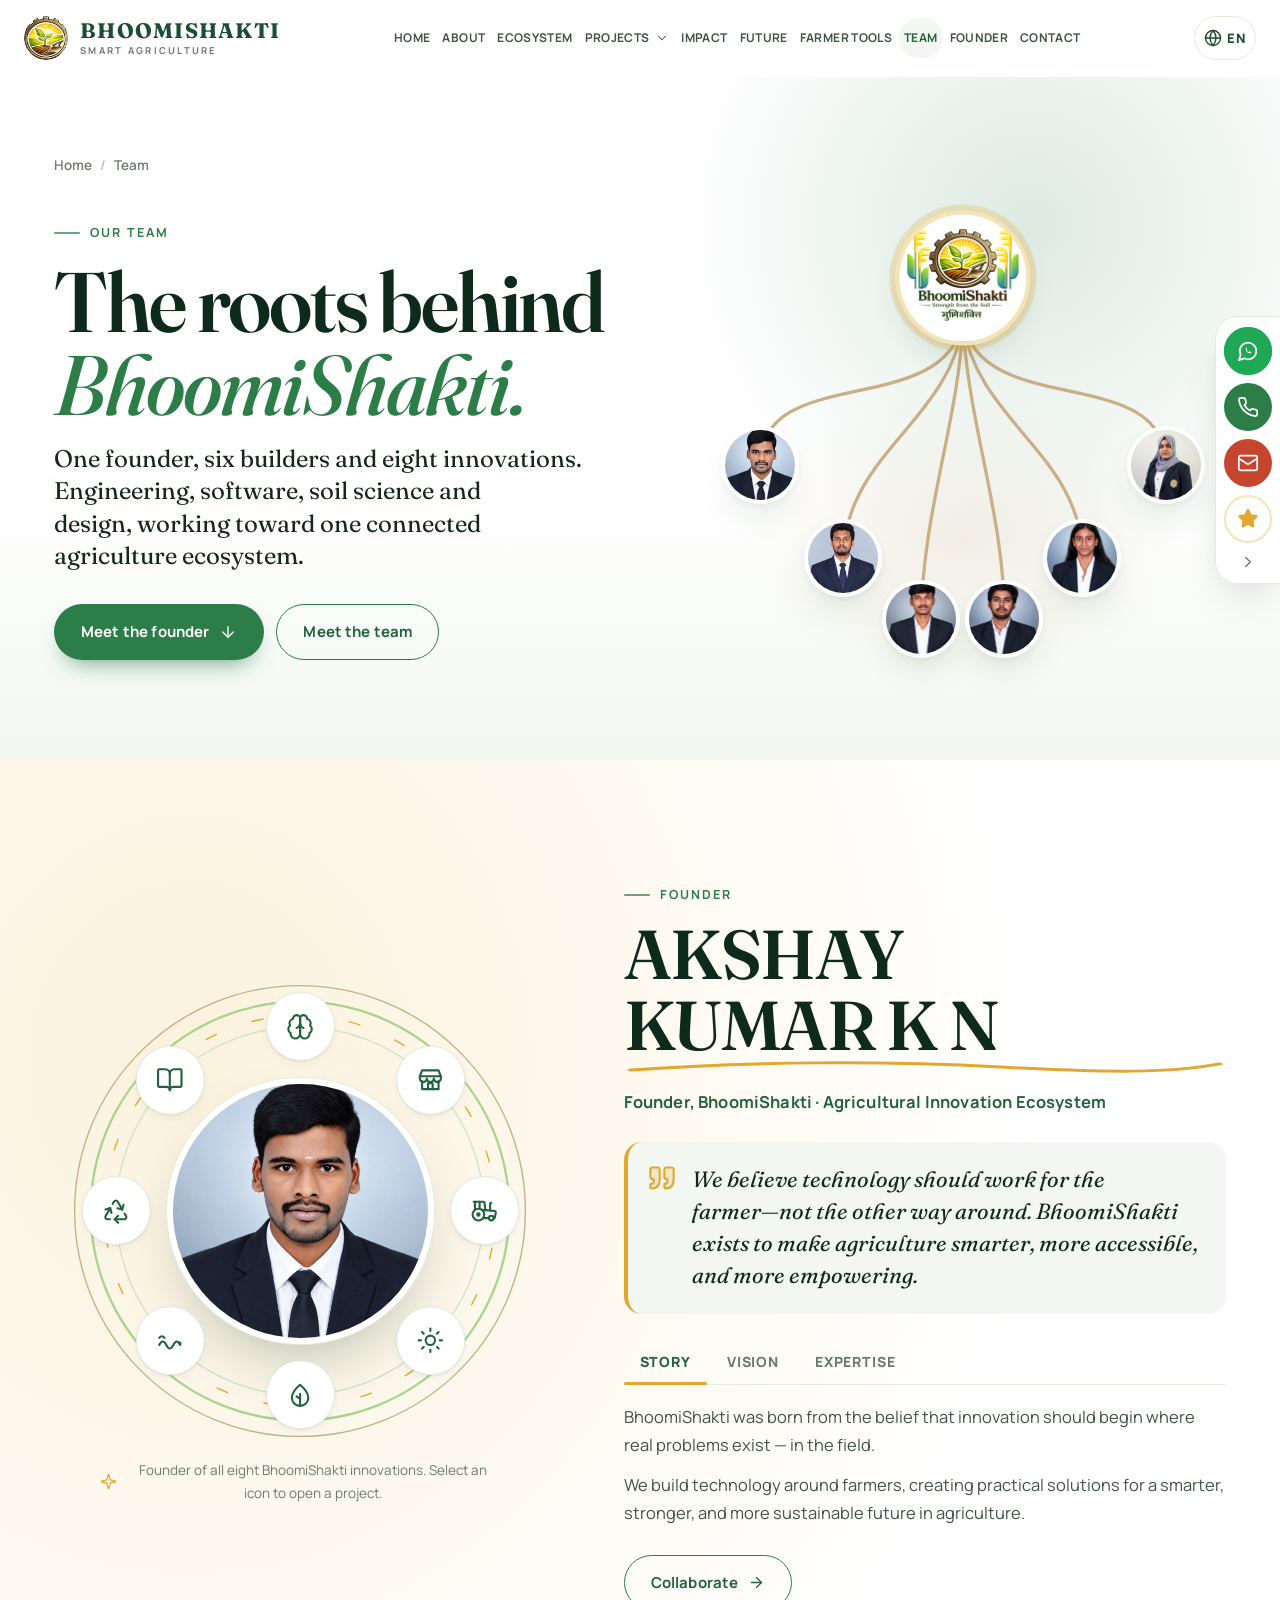
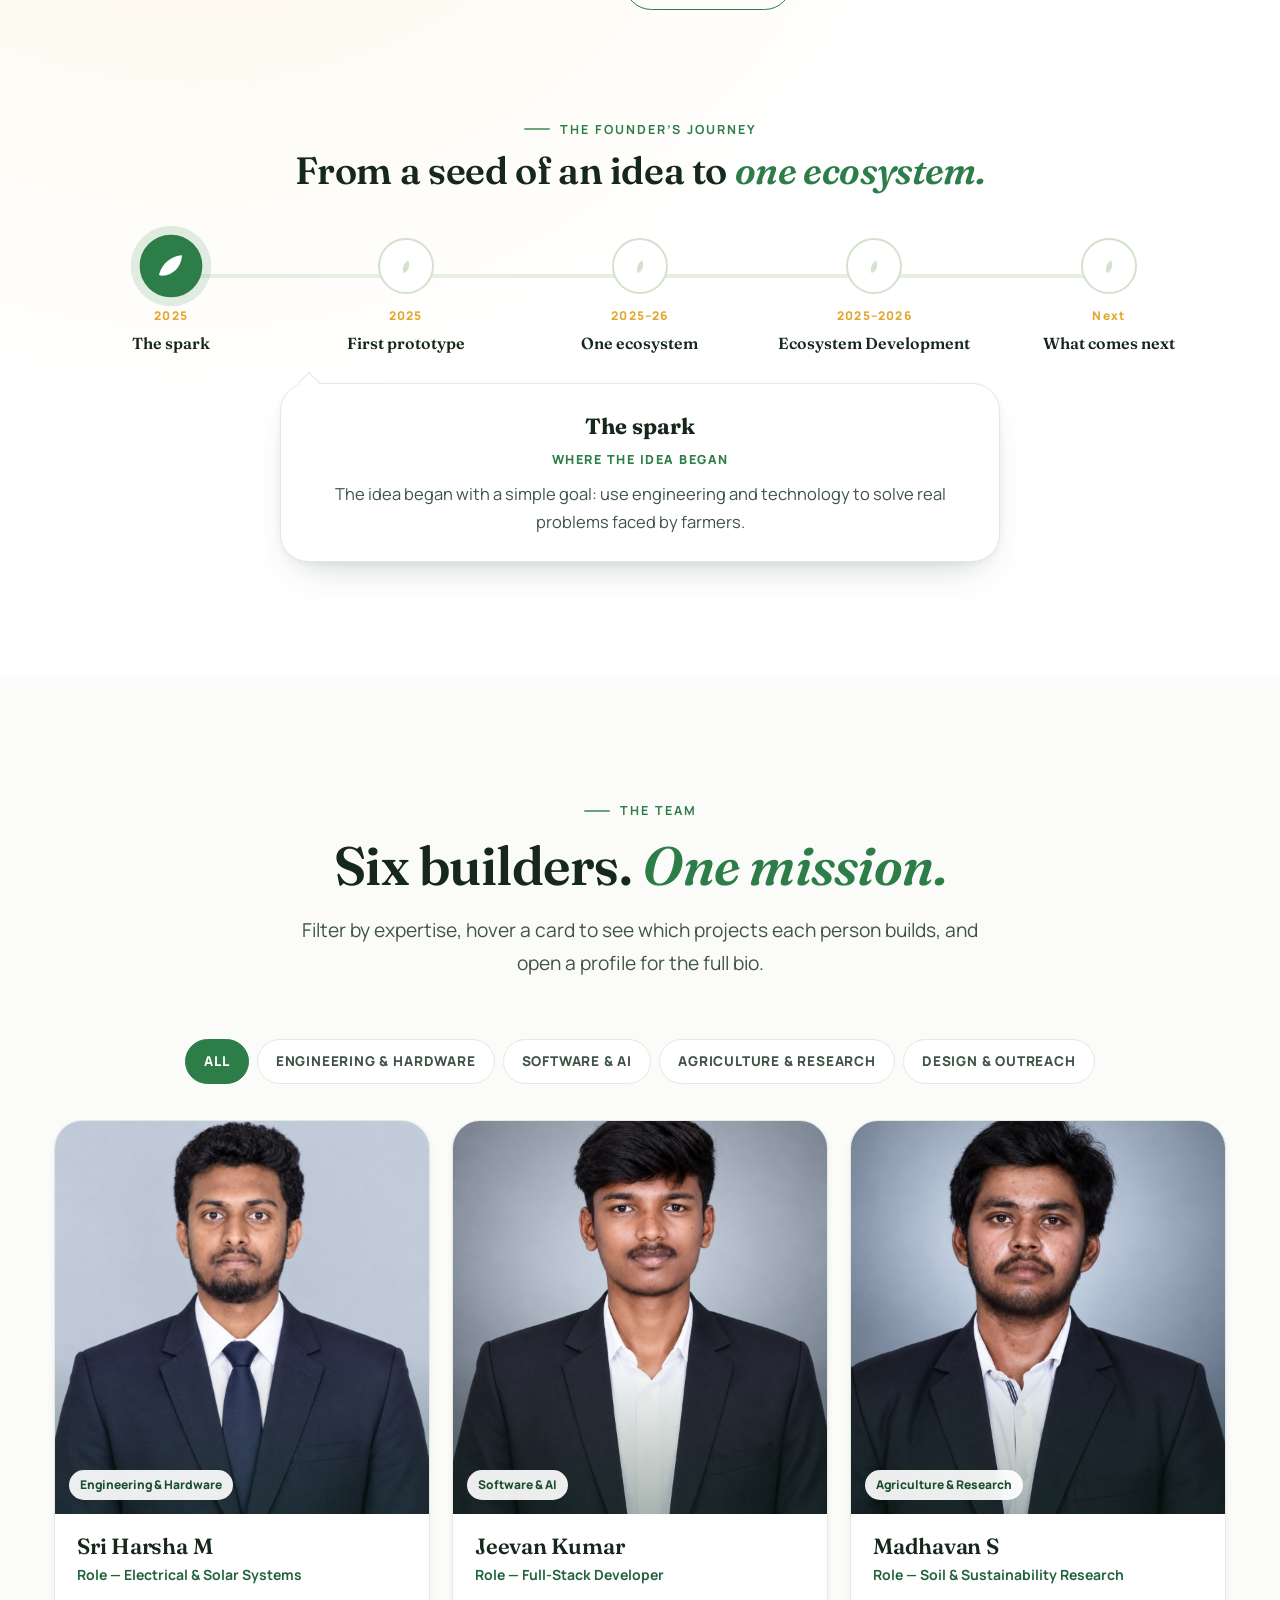
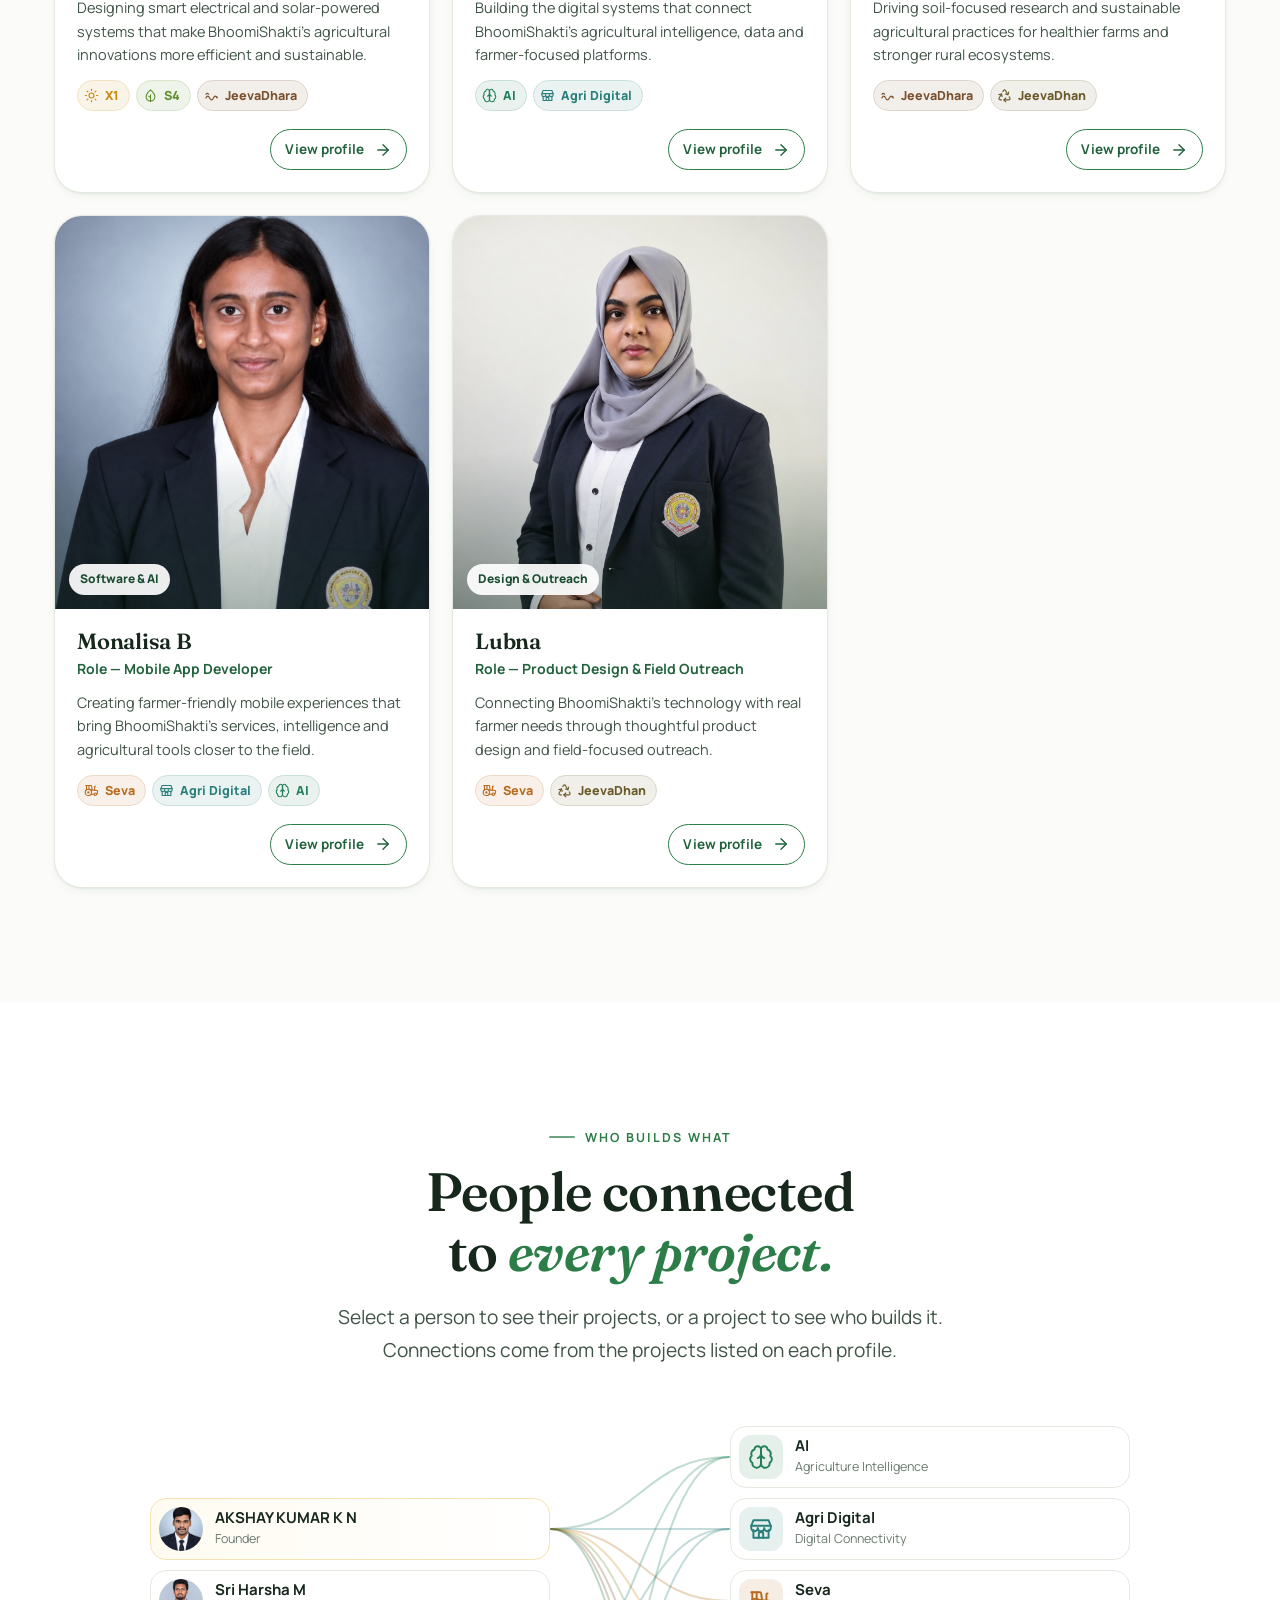
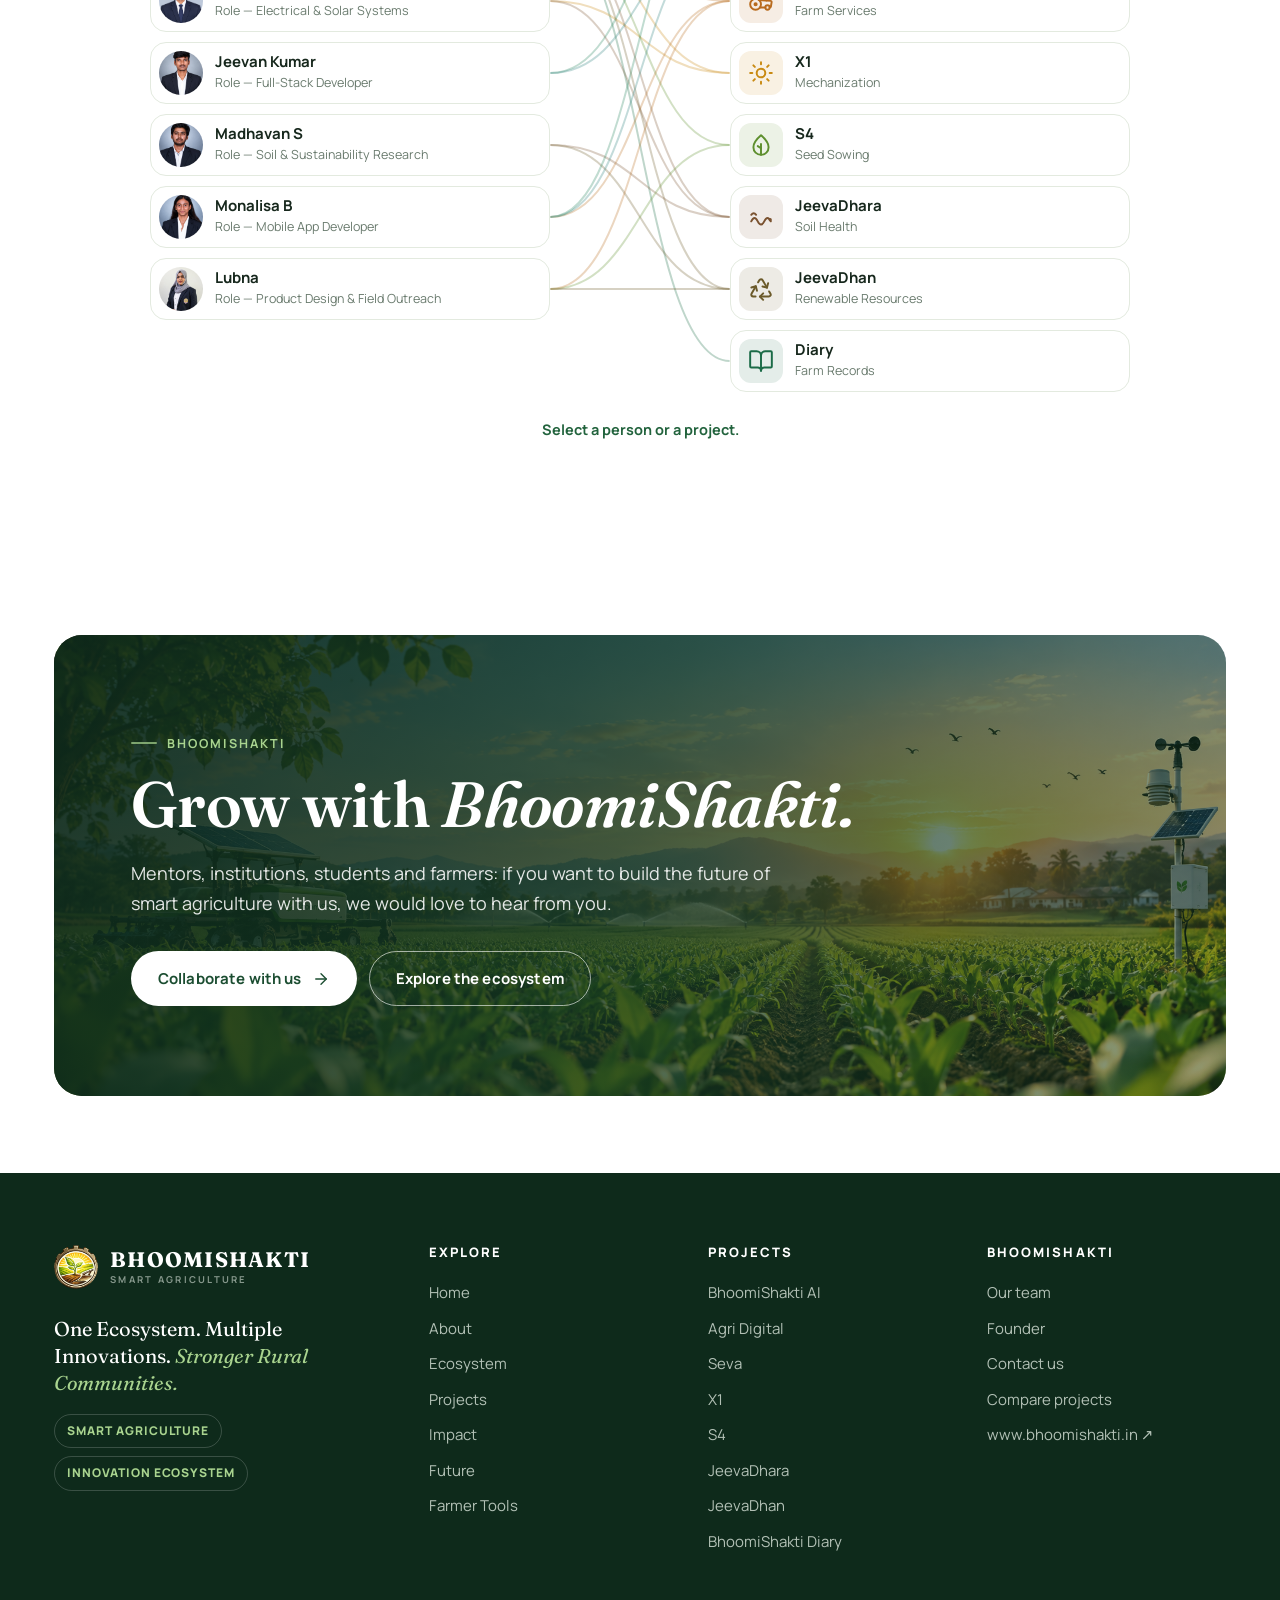
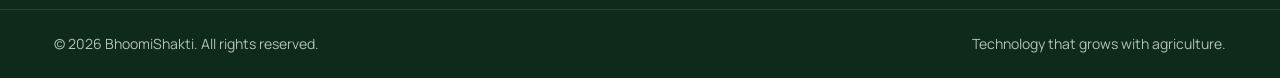
<file: team.html>
<!DOCTYPE html>
<html lang="en" class="js-off">
<head>
  <!-- Google tag (gtag.js) -->
<script async src="https://www.googletagmanager.com/gtag/js?id=G-LCF8DMRQYF"></script>
<script>
  window.dataLayer = window.dataLayer || [];
  function gtag(){dataLayer.push(arguments);}
  gtag('js', new Date());

  gtag('config', 'G-LCF8DMRQYF');
</script>
<meta charset="UTF-8">
<meta name="viewport" content="width=device-width, initial-scale=1.0, viewport-fit=cover">
<title>Team — BhoomiShakti</title>
<meta name="description" content="Meet the founder, Akshay Kumar K N, and the six-member team behind the BhoomiShakti agricultural innovation ecosystem.">
<link rel="canonical" href="https://www.bhoomishakti.in/team.html">
<meta name="robots" content="index, follow">
<meta property="og:type" content="website">
<meta property="og:site_name" content="BhoomiShakti">
<meta property="og:title" content="Team — BhoomiShakti">
<meta property="og:description" content="Meet the founder, Akshay Kumar K N, and the six-member team behind the BhoomiShakti agricultural innovation ecosystem.">
<meta property="og:url" content="https://www.bhoomishakti.in/team.html">
<meta name="twitter:card" content="summary_large_image">
<meta name="twitter:title" content="Team — BhoomiShakti">
<meta name="twitter:description" content="Meet the founder, Akshay Kumar K N, and the six-member team behind the BhoomiShakti agricultural innovation ecosystem.">
<meta name="theme-color" content="#FFFFFF">
<link rel="icon" type="image/png" href="assets/icons/favicon.png">
<link rel="preload" href="assets/fonts/fraunces.woff2" as="font" type="font/woff2" crossorigin>
<link rel="preload" href="assets/fonts/manrope.woff2" as="font" type="font/woff2" crossorigin>
<link rel="stylesheet" href="css/style.css">
</head>
<body class="page-team">
<a class="skip-link" href="#main">Skip to content</a>
<svg xmlns="http://www.w3.org/2000/svg" style="display:none" aria-hidden="true"><defs><symbol id="i-linkedin" viewBox="0 0 24 24"><path d="M16 8a6 6 0 0 1 6 6v7h-4v-7a2 2 0 0 0-4 0v7h-4v-7a6 6 0 0 1 6-6Z"/><rect x="2" y="9" width="4" height="12"/><circle cx="4" cy="4" r="2"/></symbol><symbol id="i-github" viewBox="0 0 24 24"><path d="M15 22v-4a4.8 4.8 0 0 0-1-3.5c3 0 6-2 6-5.5.08-1.25-.27-2.48-1-3.5.28-1.15.28-2.35 0-3.5 0 0-1 0-3 1.5-2.64-.5-5.36-.5-8 0C6 2 5 2 5 2c-.3 1.15-.3 2.35 0 3.5A5.4 5.4 0 0 0 4 9c0 3.5 3 5.5 6 5.5-.39.49-.68 1.05-.85 1.65-.17.6-.22 1.23-.15 1.85v4"/><path d="M9 18c-4.51 2-5-2-7-2"/></symbol><symbol id="i-quote" viewBox="0 0 24 24"><path d="M3 21c3 0 7-1 7-8V5c0-1.25-.76-2.02-2-2H4c-1.25 0-2 .75-2 1.97V11c0 1.25.75 2 2 2 1 0 1 0 1 1v1c0 1-1 2-2 2s-1 .01-1 1.03V20c0 1 0 1 1 1z"/><path d="M15 21c3 0 7-1 7-8V5c0-1.25-.76-2.02-2-2h-4c-1.25 0-2 .75-2 1.97V11c0 1.25.75 2 2 2h.75c0 2.25.25 4-2.75 4v3c0 1 0 1 1 1z"/></symbol><symbol id="i-external" viewBox="0 0 24 24"><path d="M15 3h6v6"/><path d="M10 14 21 3"/><path d="M18 13v6a2 2 0 0 1-2 2H5a2 2 0 0 1-2-2V8a2 2 0 0 1 2-2h6"/></symbol><symbol id="i-user" viewBox="0 0 24 24"><circle cx="12" cy="8" r="5"/><path d="M20 21a8 8 0 0 0-16 0"/></symbol><symbol id="i-leaf" viewBox="0 0 24 24"><path d="M11 20A7 7 0 0 1 9.8 6.1C15.5 5 17 4.48 19 2c1 2 2 4.18 2 8 0 5.5-4.78 10-10 10Z"/><path d="M2 21c0-3 1.85-5.36 5.08-6C9.5 14.52 12 13 13 12"/></symbol><symbol id="i-sprout" viewBox="0 0 24 24"><path d="M7 20h10"/><path d="M10 20c5.5-2.5.8-6.4 3-10"/><path d="M9.5 9.4c1.1.8 1.8 2.2 2.3 3.7-2 .4-3.5.4-4.8-.3-1.2-.6-2.3-1.9-3-4.2 2.8-.5 4.4 0 5.5.8z"/><path d="M14.1 6a7 7 0 0 0-1.1 4c1.9-.1 3.3-.6 4.3-1.4 1-1 1.6-2.3 1.7-4.6-2.7.1-4 1-4.9 2z"/></symbol><symbol id="i-brain" viewBox="0 0 24 24"><path d="M12 5a3 3 0 1 0-5.997.125 4 4 0 0 0-2.526 5.77 4 4 0 0 0 .556 6.588A4 4 0 1 0 12 18Z"/><path d="M12 5a3 3 0 1 1 5.997.125 4 4 0 0 1 2.526 5.77 4 4 0 0 1-.556 6.588A4 4 0 1 1 12 18Z"/><path d="M12 5v13"/><path d="M9 13a4.5 4.5 0 0 0 3-4"/><path d="M15 13a4.5 4.5 0 0 1-3-4"/></symbol><symbol id="i-store" viewBox="0 0 24 24"><path d="M3 9 5 4h14l2 5"/><path d="M3 9h18v2a3 3 0 0 1-6 0 3 3 0 0 1-6 0 3 3 0 0 1-6 0Z"/><path d="M5 13v7h14v-7"/><path d="M10 20v-5h4v5"/></symbol><symbol id="i-tractor" viewBox="0 0 24 24"><path d="m10 11 11 .9a1 1 0 0 1 .8 1.1l-.665 4.158a1 1 0 0 1-.988.842H20"/><path d="M16 18h-5"/><path d="M18 5a1 1 0 0 0-1 1v5.573"/><path d="M3 4h8.129a1 1 0 0 1 .99.863L13 11.246"/><path d="M4 11V4"/><path d="M8 10.1V4"/><circle cx="18" cy="18" r="2"/><circle cx="7" cy="15" r="5"/><circle cx="7" cy="15" r="1"/></symbol><symbol id="i-sun" viewBox="0 0 24 24"><circle cx="12" cy="12" r="4"/><path d="M12 2v2"/><path d="M12 20v2"/><path d="m4.93 4.93 1.41 1.41"/><path d="m17.66 17.66 1.41 1.41"/><path d="M2 12h2"/><path d="M20 12h2"/><path d="m6.34 17.66-1.41 1.41"/><path d="m19.07 4.93-1.41 1.41"/></symbol><symbol id="i-seed" viewBox="0 0 24 24"><path d="M12 21c-4 0-7-3-7-7 0-5 7-11 7-11s7 6 7 11c0 4-3 7-7 7Z"/><path d="M12 21V11"/><path d="M12 15l-3-2"/></symbol><symbol id="i-worm" viewBox="0 0 24 24"><path d="M3 16c2-4 4-4 6 0s4 4 6 0 4-4 6 0"/><circle cx="20.5" cy="14.5" r=".6" fill="currentColor"/><path d="M3 10c1.5-2 3-2 4.5 0"/></symbol><symbol id="i-recycle" viewBox="0 0 24 24"><path d="M7 19H4.815a1.83 1.83 0 0 1-1.57-.881 1.785 1.785 0 0 1-.004-1.784L7.196 9.5"/><path d="M11 19h8.203a1.83 1.83 0 0 0 1.556-.89 1.784 1.784 0 0 0 0-1.775l-1.226-2.12"/><path d="m14 16-3 3 3 3"/><path d="M8.293 13.596 7.196 9.5 3.1 10.598"/><path d="m9.344 5.811 1.093-1.892A1.83 1.83 0 0 1 11.985 3a1.784 1.784 0 0 1 1.546.888l3.943 6.843"/><path d="m13.378 9.633 4.096 1.098 1.097-4.096"/></symbol><symbol id="i-arrow" viewBox="0 0 24 24"><path d="M5 12h14"/><path d="m12 5 7 7-7 7"/></symbol><symbol id="i-arrow-down" viewBox="0 0 24 24"><path d="M12 5v14"/><path d="m19 12-7 7-7-7"/></symbol><symbol id="i-chevron" viewBox="0 0 24 24"><path d="m6 9 6 6 6-6"/></symbol><symbol id="i-chevron-left" viewBox="0 0 24 24"><path d="m15 18-6-6 6-6"/></symbol><symbol id="i-chevron-right" viewBox="0 0 24 24"><path d="m9 18 6-6-6-6"/></symbol><symbol id="i-up" viewBox="0 0 24 24"><path d="m18 15-6-6-6 6"/></symbol><symbol id="i-menu" viewBox="0 0 24 24"><path d="M4 6h16"/><path d="M4 12h16"/><path d="M4 18h16"/></symbol><symbol id="i-close" viewBox="0 0 24 24"><path d="M18 6 6 18"/><path d="m6 6 12 12"/></symbol><symbol id="i-plus" viewBox="0 0 24 24"><path d="M5 12h14"/><path d="M12 5v14"/></symbol><symbol id="i-check" viewBox="0 0 24 24"><path d="M20 6 9 17l-5-5"/></symbol><symbol id="i-users" viewBox="0 0 24 24"><path d="M16 21v-2a4 4 0 0 0-4-4H6a4 4 0 0 0-4 4v2"/><circle cx="9" cy="7" r="4"/><path d="M22 21v-2a4 4 0 0 0-3-3.87"/><path d="M16 3.13a4 4 0 0 1 0 7.75"/></symbol><symbol id="i-user-search" viewBox="0 0 24 24"><circle cx="10" cy="7" r="4"/><path d="M10.3 15H7a4 4 0 0 0-4 4v2"/><circle cx="17" cy="17" r="3"/><path d="m21 21-1.9-1.9"/></symbol><symbol id="i-search" viewBox="0 0 24 24"><circle cx="11" cy="11" r="8"/><path d="m21 21-4.3-4.3"/></symbol><symbol id="i-pin" viewBox="0 0 24 24"><path d="M20 10c0 5-5.5 10.2-7.4 11.8a1 1 0 0 1-1.2 0C9.5 20.2 4 15 4 10a8 8 0 0 1 16 0"/><circle cx="12" cy="10" r="3"/></symbol><symbol id="i-message" viewBox="0 0 24 24"><path d="M14 9a2 2 0 0 1-2 2H6l-4 4V4a2 2 0 0 1 2-2h8a2 2 0 0 1 2 2z"/><path d="M18 9h2a2 2 0 0 1 2 2v11l-4-4h-6a2 2 0 0 1-2-2v-1"/></symbol><symbol id="i-package" viewBox="0 0 24 24"><path d="m16 16 2 2 4-4"/><path d="M21 10V8a2 2 0 0 0-1-1.73l-7-4a2 2 0 0 0-2 0l-7 4A2 2 0 0 0 3 8v8a2 2 0 0 0 1 1.73l7 4a2 2 0 0 0 2 0l2-1.14"/><path d="m7.5 4.27 9 5.15"/><path d="M3.29 7 12 12l8.71-5"/><path d="M12 22V12"/></symbol><symbol id="i-megaphone" viewBox="0 0 24 24"><path d="m3 11 18-5v12L3 14v-3z"/><path d="M11.6 16.8a3 3 0 1 1-5.8-1.6"/></symbol><symbol id="i-cloud" viewBox="0 0 24 24"><path d="M12 2v2"/><path d="m4.93 4.93 1.41 1.41"/><path d="M20 12h2"/><path d="m19.07 4.93-1.41 1.41"/><path d="M15.947 12.65a4 4 0 0 0-5.925-4.128"/><path d="M13 22H7a5 5 0 1 1 4.9-6H13a3 3 0 0 1 0 6Z"/></symbol><symbol id="i-landmark" viewBox="0 0 24 24"><path d="M3 22h18"/><path d="M6 18v-7"/><path d="M10 18v-7"/><path d="M14 18v-7"/><path d="M18 18v-7"/><path d="M12 2 20 7H4z"/></symbol><symbol id="i-rupee" viewBox="0 0 24 24"><path d="M6 3h12"/><path d="M6 8h12"/><path d="m6 13 8.5 8"/><path d="M6 13h3"/><path d="M9 13c6.667 0 6.667-10 0-10"/></symbol><symbol id="i-calendar" viewBox="0 0 24 24"><rect width="18" height="18" x="3" y="4" rx="2"/><path d="M16 2v4"/><path d="M8 2v4"/><path d="M3 10h18"/><path d="M8 14h.01"/><path d="M12 14h.01"/><path d="M16 14h.01"/><path d="M8 18h.01"/><path d="M12 18h.01"/></symbol><symbol id="i-microscope" viewBox="0 0 24 24"><path d="M6 18h8"/><path d="M3 22h18"/><path d="M14 22a7 7 0 1 0 0-14h-1"/><path d="M9 14h2"/><path d="M9 12a2 2 0 0 1-2-2V6h6v4a2 2 0 0 1-2 2Z"/><path d="M12 6V3a1 1 0 0 0-1-1H9a1 1 0 0 0-1 1v3"/></symbol><symbol id="i-handshake" viewBox="0 0 24 24"><path d="m11 17 2 2a1 1 0 1 0 3-3"/><path d="m14 14 2.5 2.5a1 1 0 1 0 3-3l-3.88-3.88a3 3 0 0 0-4.24 0l-.88.88a1 1 0 1 1-3-3l2.81-2.81a5.79 5.79 0 0 1 7.06-.87l.47.28a2 2 0 0 0 1.42.25L21 4"/><path d="m21 3 1 11h-2"/><path d="M3 3 2 14l6.5 6.5a1 1 0 1 0 3-3"/><path d="M3 4h8"/></symbol><symbol id="i-shield" viewBox="0 0 24 24"><path d="M20 13c0 5-3.5 7.5-7.66 8.95a1 1 0 0 1-.67-.01C7.5 20.5 4 18 4 13V6a1 1 0 0 1 1-1c2 0 4.5-1.2 6.24-2.72a1.17 1.17 0 0 1 1.52 0C14.51 3.81 17 5 19 5a1 1 0 0 1 1 1z"/><path d="m9 12 2 2 4-4"/></symbol><symbol id="i-eye-off" viewBox="0 0 24 24"><path d="M10.733 5.076a10.744 10.744 0 0 1 11.205 6.575 1 1 0 0 1 0 .696 10.747 10.747 0 0 1-1.444 2.49"/><path d="M14.084 14.158a3 3 0 0 1-4.242-4.242"/><path d="M17.479 17.499a10.75 10.75 0 0 1-15.417-5.151 1 1 0 0 1 0-.696 10.75 10.75 0 0 1 4.446-5.143"/><path d="m2 2 20 20"/></symbol><symbol id="i-layers" viewBox="0 0 24 24"><path d="m12.83 2.18a2 2 0 0 0-1.66 0L2.6 6.08a1 1 0 0 0 0 1.83l8.58 3.91a2 2 0 0 0 1.66 0l8.58-3.9a1 1 0 0 0 0-1.83Z"/><path d="m22 17.65-9.17 4.16a2 2 0 0 1-1.66 0L2 17.65"/><path d="m22 12.65-9.17 4.16a2 2 0 0 1-1.66 0L2 12.65"/></symbol><symbol id="i-network" viewBox="0 0 24 24"><rect x="16" y="16" width="6" height="6" rx="1"/><rect x="2" y="16" width="6" height="6" rx="1"/><rect x="9" y="2" width="6" height="6" rx="1"/><path d="M5 16v-3a1 1 0 0 1 1-1h12a1 1 0 0 1 1 1v3"/><path d="M12 12V8"/></symbol><symbol id="i-globe" viewBox="0 0 24 24"><circle cx="12" cy="12" r="10"/><path d="M12 2a14.5 14.5 0 0 0 0 20 14.5 14.5 0 0 0 0-20"/><path d="M2 12h20"/></symbol><symbol id="i-server" viewBox="0 0 24 24"><rect width="20" height="8" x="2" y="2" rx="2"/><rect width="20" height="8" x="2" y="14" rx="2"/><path d="M6 6h.01"/><path d="M6 18h.01"/></symbol><symbol id="i-database" viewBox="0 0 24 24"><ellipse cx="12" cy="5" rx="9" ry="3"/><path d="M3 5v14a9 3 0 0 0 18 0V5"/><path d="M3 12a9 3 0 0 0 18 0"/></symbol><symbol id="i-code" viewBox="0 0 24 24"><path d="m16 18 6-6-6-6"/><path d="m8 6-6 6 6 6"/></symbol><symbol id="i-battery" viewBox="0 0 24 24"><rect x="2" y="7" width="16" height="10" rx="2"/><path d="M22 11v2"/><path d="M6 11v2"/><path d="M10 11v2"/></symbol><symbol id="i-zap" viewBox="0 0 24 24"><path d="M4 14a1 1 0 0 1-.78-1.63l9.9-10.2a.5.5 0 0 1 .86.46l-1.92 6.02A1 1 0 0 0 13 10h7a1 1 0 0 1 .78 1.63l-9.9 10.2a.5.5 0 0 1-.86-.46l1.92-6.02A1 1 0 0 0 11 14z"/></symbol><symbol id="i-cog" viewBox="0 0 24 24"><path d="M12.22 2h-.44a2 2 0 0 0-2 2v.18a2 2 0 0 1-1 1.73l-.43.25a2 2 0 0 1-2 0l-.15-.08a2 2 0 0 0-2.73.73l-.22.38a2 2 0 0 0 .73 2.73l.15.1a2 2 0 0 1 1 1.72v.51a2 2 0 0 1-1 1.74l-.15.09a2 2 0 0 0-.73 2.73l.22.38a2 2 0 0 0 2.73.73l.15-.08a2 2 0 0 1 2 0l.43.25a2 2 0 0 1 1 1.73V20a2 2 0 0 0 2 2h.44a2 2 0 0 0 2-2v-.18a2 2 0 0 1 1-1.73l.43-.25a2 2 0 0 1 2 0l.15.08a2 2 0 0 0 2.73-.73l.22-.39a2 2 0 0 0-.73-2.73l-.15-.08a2 2 0 0 1-1-1.74v-.5a2 2 0 0 1 1-1.74l.15-.09a2 2 0 0 0 .73-2.73l-.22-.38a2 2 0 0 0-2.73-.73l-.15.08a2 2 0 0 1-2 0l-.43-.25a2 2 0 0 1-1-1.73V4a2 2 0 0 0-2-2z"/><circle cx="12" cy="12" r="3"/></symbol><symbol id="i-wheel" viewBox="0 0 24 24"><circle cx="12" cy="12" r="9"/><circle cx="12" cy="12" r="2"/><path d="M12 3v7"/><path d="M12 14v7"/><path d="M3 12h7"/><path d="M14 12h7"/></symbol><symbol id="i-chain" viewBox="0 0 24 24"><path d="M9 17H7A5 5 0 0 1 7 7h2"/><path d="M15 7h2a5 5 0 1 1 0 10h-2"/><path d="M8 12h8"/></symbol><symbol id="i-blade" viewBox="0 0 24 24"><path d="M4 20 14 8l6-4-2 7-12 11"/><path d="M4 20h7"/></symbol><symbol id="i-panel" viewBox="0 0 24 24"><rect x="3" y="4" width="18" height="11" rx="1"/><path d="M3 9.5h18"/><path d="M9 4v11"/><path d="M15 4v11"/><path d="M12 15v5"/><path d="M8 20h8"/></symbol><symbol id="i-umbrella" viewBox="0 0 24 24"><path d="M22 12a10.06 10.06 0 0 0-20 0Z"/><path d="M12 12v8a2 2 0 0 0 4 0"/><path d="M12 2v1"/></symbol><symbol id="i-backpack" viewBox="0 0 24 24"><path d="M4 10a4 4 0 0 1 4-4h8a4 4 0 0 1 4 4v10a2 2 0 0 1-2 2H6a2 2 0 0 1-2-2Z"/><path d="M8 10h8"/><path d="M8 18h8"/><path d="M8 22v-6a2 2 0 0 1 2-2h4a2 2 0 0 1 2 2v6"/><path d="M9 6V4a2 2 0 0 1 2-2h2a2 2 0 0 1 2 2v2"/></symbol><symbol id="i-sliders" viewBox="0 0 24 24"><path d="M4 21v-7"/><path d="M4 10V3"/><path d="M12 21v-9"/><path d="M12 8V3"/><path d="M20 21v-5"/><path d="M20 12V3"/><path d="M2 14h4"/><path d="M10 8h4"/><path d="M18 16h4"/></symbol><symbol id="i-pipes" viewBox="0 0 24 24"><path d="M12 3v7"/><path d="M12 10 6 16v5"/><path d="m12 10 6 6v5"/></symbol><symbol id="i-vibrate" viewBox="0 0 24 24"><path d="m2 8 2 2-2 2 2 2-2 2"/><path d="m22 8-2 2 2 2-2 2 2 2"/><rect width="8" height="14" x="8" y="5" rx="1"/></symbol><symbol id="i-droplet" viewBox="0 0 24 24"><path d="M12 22a7 7 0 0 0 7-7c0-2-1-3.9-3-5.5s-3.5-4-4-6.5c-.5 2.5-2 4.9-4 6.5C6 11.1 5 13 5 15a7 7 0 0 0 7 7z"/></symbol><symbol id="i-flask" viewBox="0 0 24 24"><path d="M10 2v7.527a2 2 0 0 1-.211.896L4.72 20.55a1 1 0 0 0 .9 1.45h12.76a1 1 0 0 0 .9-1.45l-5.069-10.127A2 2 0 0 1 14 9.527V2"/><path d="M8.5 2h7"/><path d="M7 16h10"/></symbol><symbol id="i-factory" viewBox="0 0 24 24"><path d="M2 20a2 2 0 0 0 2 2h16a2 2 0 0 0 2-2V8l-7 5V8l-7 5V4a2 2 0 0 0-2-2H4a2 2 0 0 0-2 2Z"/><path d="M17 18h1"/><path d="M12 18h1"/><path d="M7 18h1"/></symbol><symbol id="i-flame" viewBox="0 0 24 24"><path d="M8.5 14.5A2.5 2.5 0 0 0 11 12c0-1.38-.5-2-1-3-1.072-2.143-.224-4.054 2-6 .5 2.5 2 4.9 4 6.5 2 1.6 3 3.5 3 5.5a7 7 0 1 1-14 0c0-1.153.433-2.294 1-3a2.5 2.5 0 0 0 2.5 2.5z"/></symbol><symbol id="i-cow" viewBox="0 0 24 24"><path d="M5 9c-1.5 0-3-1-3-3 2 0 3 .5 4 1.5"/><path d="M19 9c1.5 0 3-1 3-3-2 0-3 .5-4 1.5"/><path d="M6 8.5C6 6 8.5 4 12 4s6 2 6 4.5V14a6 6 0 0 1-12 0Z"/><ellipse cx="12" cy="15.5" rx="3.5" ry="2.5"/><path d="M10.5 15.5h.01"/><path d="M13.5 15.5h.01"/><path d="M9 10h.01"/><path d="M15 10h.01"/></symbol><symbol id="i-truck" viewBox="0 0 24 24"><path d="M14 18V6a2 2 0 0 0-2-2H4a2 2 0 0 0-2 2v11a1 1 0 0 0 1 1h2"/><path d="M15 18H9"/><path d="M19 18h2a1 1 0 0 0 1-1v-3.65a1 1 0 0 0-.22-.624l-3.48-4.35A1 1 0 0 0 17.52 8H14"/><circle cx="17" cy="18" r="2"/><circle cx="7" cy="18" r="2"/></symbol><symbol id="i-drone" viewBox="0 0 24 24"><circle cx="5" cy="5" r="2.5"/><circle cx="19" cy="5" r="2.5"/><circle cx="5" cy="19" r="2.5"/><circle cx="19" cy="19" r="2.5"/><path d="M7 7l3 3"/><path d="m17 7-3 3"/><path d="m7 17 3-3"/><path d="m17 17-3-3"/><rect x="10" y="10" width="4" height="4" rx="1"/></symbol><symbol id="i-digger" viewBox="0 0 24 24"><path d="M2 18h12"/><circle cx="4.5" cy="18" r="2.5"/><circle cx="11.5" cy="18" r="2.5"/><path d="M3 15V11h6l2 4"/><path d="M9 11 14 5l5 3-2 4h-3"/><path d="M19 8v5"/></symbol><symbol id="i-water" viewBox="0 0 24 24"><path d="M2 6c.6.5 1.2 1 2.5 1C7 7 7 5 9.5 5c2.6 0 2.4 2 5 2 2.5 0 2.5-2 5-2 1.3 0 1.9.5 2.5 1"/><path d="M2 12c.6.5 1.2 1 2.5 1 2.5 0 2.5-2 5-2 2.6 0 2.4 2 5 2 2.5 0 2.5-2 5-2 1.3 0 1.9.5 2.5 1"/><path d="M2 18c.6.5 1.2 1 2.5 1 2.5 0 2.5-2 5-2 2.6 0 2.4 2 5 2 2.5 0 2.5-2 5-2 1.3 0 1.9.5 2.5 1"/></symbol><symbol id="i-phone" viewBox="0 0 24 24"><rect width="14" height="20" x="5" y="2" rx="2"/><path d="M12 18h.01"/></symbol><symbol id="i-star" viewBox="0 0 24 24"><path d="M11.525 2.295a.53.53 0 0 1 .95 0l2.31 4.679a2.12 2.12 0 0 0 1.595 1.16l5.166.756a.53.53 0 0 1 .294.904l-3.736 3.638a2.12 2.12 0 0 0-.611 1.878l.882 5.14a.53.53 0 0 1-.771.56l-4.618-2.428a2.12 2.12 0 0 0-1.973 0L6.396 21.01a.53.53 0 0 1-.77-.56l.881-5.139a2.12 2.12 0 0 0-.611-1.879L2.16 9.795a.53.53 0 0 1 .294-.906l5.165-.755a2.12 2.12 0 0 0 1.597-1.16z"/></symbol><symbol id="i-info" viewBox="0 0 24 24"><circle cx="12" cy="12" r="10"/><path d="M12 16v-4"/><path d="M12 8h.01"/></symbol><symbol id="i-mic" viewBox="0 0 24 24"><path d="M12 2a3 3 0 0 0-3 3v7a3 3 0 0 0 6 0V5a3 3 0 0 0-3-3Z"/><path d="M19 10v2a7 7 0 0 1-14 0v-2"/><path d="M12 19v3"/></symbol><symbol id="i-languages" viewBox="0 0 24 24"><path d="m5 8 6 6"/><path d="m4 14 6-6 2-3"/><path d="M2 5h12"/><path d="M7 2h1"/><path d="m22 22-5-10-5 10"/><path d="M14 18h6"/></symbol><symbol id="i-satellite" viewBox="0 0 24 24"><path d="M13 7 9 3 5 7l4 4"/><path d="m17 11 4 4-4 4-4-4"/><path d="m8 12 4 4 6-6-4-4Z"/><path d="m16 8 3-3"/><path d="M9 21a6 6 0 0 0-6-6"/></symbol><symbol id="i-chart" viewBox="0 0 24 24"><path d="M3 3v16a2 2 0 0 0 2 2h16"/><path d="m19 9-5 5-4-4-3 3"/></symbol><symbol id="i-wallet" viewBox="0 0 24 24"><path d="M19 7V4a1 1 0 0 0-1-1H5a2 2 0 0 0 0 4h15a1 1 0 0 1 1 1v4h-3a2 2 0 0 0 0 4h3a1 1 0 0 0 1-1v-2a1 1 0 0 0-1-1"/><path d="M3 5v14a2 2 0 0 0 2 2h15a1 1 0 0 0 1-1v-4"/></symbol><symbol id="i-rocket" viewBox="0 0 24 24"><path d="M4.5 16.5c-1.5 1.26-2 5-2 5s3.74-.5 5-2c.71-.84.7-2.13-.09-2.91a2.18 2.18 0 0 0-2.91-.09z"/><path d="m12 15-3-3a22 22 0 0 1 2-3.95A12.88 12.88 0 0 1 22 2c0 2.72-.78 7.5-6 11a22.35 22.35 0 0 1-4 2z"/><path d="M9 12H4s.55-3.03 2-4c1.62-1.08 5 0 5 0"/><path d="M12 15v5s3.03-.55 4-2c1.08-1.62 0-5 0-5"/></symbol><symbol id="i-building" viewBox="0 0 24 24"><path d="M6 22V4a2 2 0 0 1 2-2h8a2 2 0 0 1 2 2v18Z"/><path d="M6 12H4a2 2 0 0 0-2 2v6a2 2 0 0 0 2 2h2"/><path d="M18 9h2a2 2 0 0 1 2 2v9a2 2 0 0 1-2 2h-2"/><path d="M10 6h4"/><path d="M10 10h4"/><path d="M10 14h4"/><path d="M10 18h4"/></symbol><symbol id="i-target" viewBox="0 0 24 24"><circle cx="12" cy="12" r="10"/><circle cx="12" cy="12" r="6"/><circle cx="12" cy="12" r="2"/></symbol><symbol id="i-badge" viewBox="0 0 24 24"><path d="M3.85 8.62a4 4 0 0 1 4.78-4.77 4 4 0 0 1 6.74 0 4 4 0 0 1 4.78 4.78 4 4 0 0 1 0 6.74 4 4 0 0 1-4.77 4.78 4 4 0 0 1-6.75 0 4 4 0 0 1-4.78-4.77 4 4 0 0 1 0-6.76Z"/><path d="m9 12 2 2 4-4"/></symbol><symbol id="i-clock" viewBox="0 0 24 24"><circle cx="12" cy="12" r="10"/><path d="M12 6v6l4 2"/></symbol><symbol id="i-activity" viewBox="0 0 24 24"><path d="M22 12h-2.48a2 2 0 0 0-1.93 1.46l-2.35 8.36a.25.25 0 0 1-.48 0L9.24 2.18a.25.25 0 0 0-.48 0l-2.35 8.36A2 2 0 0 1 4.49 12H2"/></symbol><symbol id="i-wifi" viewBox="0 0 24 24"><path d="M12 20h.01"/><path d="M2 8.82a15 15 0 0 1 20 0"/><path d="M5 12.859a10 10 0 0 1 14 0"/><path d="M8.5 16.429a5 5 0 0 1 7 0"/></symbol><symbol id="i-compass" viewBox="0 0 24 24"><circle cx="12" cy="12" r="10"/><path d="m16.24 7.76-1.804 5.411a2 2 0 0 1-1.265 1.265L7.76 16.24l1.804-5.411a2 2 0 0 1 1.265-1.265z"/></symbol><symbol id="i-sparkles" viewBox="0 0 24 24"><path d="M9.937 15.5A2 2 0 0 0 8.5 14.063l-6.135-1.582a.5.5 0 0 1 0-.962L8.5 9.936A2 2 0 0 0 9.937 8.5l1.582-6.135a.5.5 0 0 1 .963 0L14.063 8.5A2 2 0 0 0 15.5 9.937l6.135 1.581a.5.5 0 0 1 0 .964L15.5 14.063a2 2 0 0 0-1.437 1.437l-1.582 6.135a.5.5 0 0 1-.963 0z"/></symbol><symbol id="i-book" viewBox="0 0 24 24"><path d="M12 7v14"/><path d="M3 18a1 1 0 0 1-1-1V4a1 1 0 0 1 1-1h5a4 4 0 0 1 4 4 4 4 0 0 1 4-4h5a1 1 0 0 1 1 1v13a1 1 0 0 1-1 1h-6a3 3 0 0 0-3 3 3 3 0 0 0-3-3z"/></symbol><symbol id="i-scale" viewBox="0 0 24 24"><path d="m16 16 3-8 3 8c-.87.65-1.92 1-3 1s-2.13-.35-3-1Z"/><path d="m2 16 3-8 3 8c-.87.65-1.92 1-3 1s-2.13-.35-3-1Z"/><path d="M7 21h10"/><path d="M12 3v18"/><path d="M3 7h2c2 0 5-1 7-2 2 1 5 2 7 2h2"/></symbol><symbol id="i-help" viewBox="0 0 24 24"><circle cx="12" cy="12" r="10"/><path d="M9.09 9a3 3 0 0 1 5.83 1c0 2-3 3-3 3"/><path d="M12 17h.01"/></symbol><symbol id="i-thumbs" viewBox="0 0 24 24"><path d="M7 10v12"/><path d="M15 5.88 14 10h5.83a2 2 0 0 1 1.92 2.56l-2.33 8A2 2 0 0 1 17.5 22H4a2 2 0 0 1-2-2v-8a2 2 0 0 1 2-2h2.76a2 2 0 0 0 1.79-1.11L12 2a3.13 3.13 0 0 1 3 3.88Z"/></symbol><symbol id="i-mountain" viewBox="0 0 24 24"><path d="m8 3 4 8 5-5 5 15H2L8 3z"/></symbol><symbol id="i-repeat" viewBox="0 0 24 24"><path d="m17 2 4 4-4 4"/><path d="M3 11v-1a4 4 0 0 1 4-4h14"/><path d="m7 22-4-4 4-4"/><path d="M21 13v1a4 4 0 0 1-4 4H3"/></symbol><symbol id="i-clipboard" viewBox="0 0 24 24"><rect width="8" height="4" x="8" y="2" rx="1" ry="1"/><path d="M16 4h2a2 2 0 0 1 2 2v14a2 2 0 0 1-2 2H6a2 2 0 0 1-2-2V6a2 2 0 0 1 2-2h2"/><path d="M12 11h4"/><path d="M12 16h4"/><path d="M8 11h.01"/><path d="M8 16h.01"/></symbol><symbol id="i-lock" viewBox="0 0 24 24"><rect width="18" height="11" x="3" y="11" rx="2" ry="2"/><path d="M7 11V7a5 5 0 0 1 10 0v4"/></symbol><symbol id="i-test" viewBox="0 0 24 24"><path d="M9 2v17.5A2.5 2.5 0 0 1 6.5 22A2.5 2.5 0 0 1 4 19.5V2"/><path d="M20 2v17.5a2.5 2.5 0 0 1-2.5 2.5a2.5 2.5 0 0 1-2.5-2.5V2"/><path d="M3 2h7"/><path d="M14 2h7"/><path d="M9 16H4"/><path d="M20 16h-5"/></symbol><symbol id="i-wrench" viewBox="0 0 24 24"><path d="M14.7 6.3a1 1 0 0 0 0 1.4l1.6 1.6a1 1 0 0 0 1.4 0l3.77-3.77a6 6 0 0 1-7.94 7.94l-6.91 6.91a2.12 2.12 0 0 1-3-3l6.91-6.91a6 6 0 0 1 7.94-7.94l-3.76 3.76z"/></symbol><symbol id="i-hammer" viewBox="0 0 24 24"><path d="m15 12-8.373 8.373a1 1 0 1 1-3-3L12 9"/><path d="m18 15 4-4"/><path d="m21.5 11.5-1.914-1.914A2 2 0 0 1 19 8.172V7l-2.26-2.26a6 6 0 0 0-4.202-1.756L9 2.96l.92.82A6.18 6.18 0 0 1 12 8.4V10l2 2h1.172a2 2 0 0 1 1.414.586L18.5 14.5"/></symbol><symbol id="i-heart" viewBox="0 0 24 24"><path d="M19 14c1.49-1.46 3-3.21 3-5.5A5.5 5.5 0 0 0 16.5 3c-1.76 0-3 .5-4.5 2-1.5-1.5-2.74-2-4.5-2A5.5 5.5 0 0 0 2 8.5c0 2.3 1.5 4.05 3 5.5l7 7Z"/></symbol><symbol id="i-wind" viewBox="0 0 24 24"><path d="M12.8 19.6A2 2 0 1 0 14 16H2"/><path d="M17.5 8a2.5 2.5 0 1 1 2 4H2"/><path d="M9.8 4.4A2 2 0 1 1 11 8H2"/></symbol><symbol id="i-microbe" viewBox="0 0 24 24"><circle cx="12" cy="12" r="5"/><path d="M12 7V3"/><path d="M12 21v-4"/><path d="M7 12H3"/><path d="M21 12h-4"/><path d="m8.5 8.5-2.8-2.8"/><path d="m18.3 18.3-2.8-2.8"/><path d="m15.5 8.5 2.8-2.8"/><path d="m5.7 18.3 2.8-2.8"/></symbol><symbol id="i-plant" viewBox="0 0 24 24"><path d="M12 22V12"/><path d="M12 12C12 7 8 5 3 5c0 5 3 7 9 7Z"/><path d="M12 14c0-4 3-6 8-6 0 4-3 6-8 6Z"/></symbol><symbol id="i-mail" viewBox="0 0 24 24"><rect width="20" height="16" x="2" y="4" rx="2"/><path d="m22 7-8.97 5.7a1.94 1.94 0 0 1-2.06 0L2 7"/></symbol></defs></svg>

<header class="site-header">
  <nav class="container nav" aria-label="Main">
    <a class="brand" href="index.html" aria-label="BhoomiShakti home">
      <!-- IMAGE: BhoomiShakti logo emblem (navigation).
      Use the official circular BhoomiShakti emblem (gear, sprout, sun, field) as a transparent PNG or SVG.
      Purpose: brand recognition on every page. -->
      <img src="assets/images/bhoomishakti-logo.png" alt="BhoomiShakti emblem" width="44" height="44">
      <span class="brand-word">BHOOMISHAKTI<small>SMART AGRICULTURE</small></span>
    </a>
    <ul class="nav-links">
      <li><a class="nav-link" href="index.html#home">Home</a></li>
      <li><a class="nav-link" href="index.html#about">About</a></li>
      <li><a class="nav-link" href="index.html#ecosystem">Ecosystem</a></li>
      <li class="dropdown">
        <button class="nav-link" type="button" aria-expanded="false" aria-haspopup="true">Projects <svg class="ico caret" aria-hidden="true"><use href="#i-chevron"></use></svg></button>
        <div class="dropdown-menu" role="menu">
          <a href="ai.html"><span class="dm-dot"><svg class="ico" aria-hidden="true"><use href="#i-brain"></use></svg></span><span><b>BhoomiShakti AI</b><span class="dm-sub">Agriculture intelligence & procurement</span></span></a><a href="agri-digital.html"><span class="dm-dot"><svg class="ico" aria-hidden="true"><use href="#i-store"></use></svg></span><span><b>BhoomiShakti Agri Digital</b><span class="dm-sub">Farmers ↔ businesses, products & services</span></span></a><a href="seva.html"><span class="dm-dot"><svg class="ico" aria-hidden="true"><use href="#i-tractor"></use></svg></span><span><b>BhoomiShakti Seva</b><span class="dm-sub">Machinery, labour & transport booking</span></span></a><a href="x1.html"><span class="dm-dot"><svg class="ico" aria-hidden="true"><use href="#i-sun"></use></svg></span><span><b>BhoomiShakti X1</b><span class="dm-sub">Solar-assisted ploughing machine</span></span></a><a href="s4.html"><span class="dm-dot"><svg class="ico" aria-hidden="true"><use href="#i-seed"></use></svg></span><span><b>BhoomiShakti S4</b><span class="dm-sub">Portable solar seed sower</span></span></a><a href="jeevadhara.html"><span class="dm-dot"><svg class="ico" aria-hidden="true"><use href="#i-worm"></use></svg></span><span><b>BhoomiShakti JeevaDhara</b><span class="dm-sub">Bio-nutrients & soil mixing</span></span></a><a href="jeevadhan.html"><span class="dm-dot"><svg class="ico" aria-hidden="true"><use href="#i-recycle"></use></svg></span><span><b>BhoomiShakti JeevaDhan</b><span class="dm-sub">Biomass, energy & circular economy</span></span></a><a href="bhoomishakti-diary.html"><span class="dm-dot"><svg class="ico" aria-hidden="true"><use href="#i-book"></use></svg></span><span><b>BhoomiShakti Diary</b><span class="dm-sub">Farm records app · product concept</span></span></a>
          <a class="dm-all" href="projects.html">View all projects &amp; compare <svg class="ico" aria-hidden="true"><use href="#i-arrow"></use></svg></a>
        </div>
      </li>
      <li><a class="nav-link" href="index.html#impact">Impact</a></li>
      <li><a class="nav-link" href="index.html#future">Future</a></li>
      <li><a class="nav-link nav-tools" href="farmer-tools.html">Farmer Tools</a></li>
      <li><a class="nav-link" href="team.html" aria-current="page">Team</a></li>
      <li><a class="nav-link" href="founder.html">Founder</a></li>
      <li><a class="nav-link" href="contact.html">Contact</a></li>
    </ul>
    <div class="nav-cta">
      <a class="btn btn-primary" href="index.html#ecosystem">Explore Ecosystem</a>
      <button class="burger" type="button" aria-label="Open menu" aria-expanded="false" aria-controls="mobile-nav"><svg class="ico" aria-hidden="true"><use href="#i-menu"></use></svg></button>
    </div>
  </nav>
</header>

<div class="mobile-nav" id="mobile-nav" aria-hidden="true" role="dialog" aria-modal="true" aria-label="Menu">
  <div class="mobile-nav-top">
    <a class="brand" href="index.html">
      <!-- IMAGE: BhoomiShakti logo emblem (mobile menu). Use the official circular BhoomiShakti emblem as a transparent PNG/SVG. Purpose: brand recognition inside the mobile menu. -->
      <img src="assets/images/bhoomishakti-logo.png" alt="" width="44" height="44"><span class="brand-word">BHOOMISHAKTI<small>SMART AGRICULTURE</small></span></a>
    <button class="burger mobile-close" type="button" aria-label="Close menu" style="display:grid"><svg class="ico" aria-hidden="true"><use href="#i-close"></use></svg></button>
  </div>
  <a class="m-link" href="index.html#home">Home <span>01</span></a>
  <a class="m-link" href="index.html#about">About <span>02</span></a>
  <a class="m-link" href="index.html#ecosystem">Ecosystem <span>03</span></a>
  <a class="m-link" href="projects.html">Projects <span>04</span></a>
  <a class="m-link" href="index.html#impact">Impact <span>05</span></a>
  <a class="m-link" href="index.html#future">Future <span>06</span></a>
  <a class="m-link" href="farmer-tools.html">Farmer Tools <span>07</span></a>
  <a class="m-link" href="team.html">Team <span>08</span></a>
  <a class="m-link" href="founder.html">Founder <span>09</span></a>
  <a class="m-link" href="contact.html">Contact <span>10</span></a>
  <div class="m-projects"><a href="ai.html">AI</a><a href="agri-digital.html">Agri Digital</a><a href="seva.html">Seva</a><a href="x1.html">X1</a><a href="s4.html">S4</a><a href="jeevadhara.html">JeevaDhara</a><a href="jeevadhan.html">JeevaDhan</a><a href="bhoomishakti-diary.html">Diary</a></div>
  <a class="btn btn-primary" href="index.html#ecosystem">Explore Ecosystem <svg class="ico" aria-hidden="true"><use href="#i-arrow"></use></svg></a>
</div>
<main id="main"><section class="p-hero t-hero" id="top" aria-labelledby="t-title">
  <div class="sun-glow" aria-hidden="true"></div>
  <div class="leaf-layer" data-leaves="10" aria-hidden="true"></div>
  <div class="container">
    <nav class="crumbs reveal" aria-label="Breadcrumb"><a href="index.html">Home</a><span class="sep">/</span><span aria-current="page">Team</span></nav>
    <div class="t-hero-grid">
      <div>
        <span class="eyebrow reveal">Our team</span>
        <h1 class="p-title reveal" id="t-title">The roots behind <span class="accent">BhoomiShakti.</span></h1>
        <p class="p-sub reveal">One founder, six builders and eight innovations. Engineering, software, soil science and design, working toward one connected agriculture ecosystem.</p>
        <div class="btn-row reveal"><a class="btn btn-primary" href="#founder">Meet the founder <svg class="ico" aria-hidden="true"><use href="#i-arrow-down"></use></svg></a><a class="btn btn-outline" href="#members">Meet the team</a></div>
      </div>
      <div class="t-roots reveal scale" aria-hidden="true" data-roots>
        <svg class="t-roots-svg" viewBox="0 0 400 360"></svg>
        <!-- IMAGE: Founder portrait (small, hero root network). Same file as the founder section: assets/images/team/founder.jpg. Purpose: show the founder at the top of the team "root network". -->
        <span class="t-root t-root-f" style="--x:50%;--y:16%"><img src="assets/images/bhoomishaktix1-sticker.png" alt="" width="90" height="110" loading="eager"></span>
        <!-- IMAGE: Team member portrait (small, hero root network). Uses assets/images/team/member-N.jpg; replace those files with real photos. Purpose: show each member as a root of BhoomiShakti. -->
        <span class="t-root" style="--x:11%;--y:56%"><img src="assets/images/team/akshay-kumar-kn-founder-bhoomishakti.jpg" alt="" width="60" height="75" loading="eager"></span><!-- IMAGE: Team member portrait (small, hero root network). Uses assets/images/team/member-N.jpg; replace those files with real photos. Purpose: show each member as a root of BhoomiShakti. -->
        <span class="t-root" style="--x:27%;--y:76%"><img src="assets/images/team/sriharsha.jpeg" alt="" width="60" height="75" loading="eager"></span><!-- IMAGE: Team member portrait (small, hero root network). Uses assets/images/team/member-N.jpg; replace those files with real photos. Purpose: show each member as a root of BhoomiShakti. -->
        <span class="t-root" style="--x:42%;--y:89%"><img src="assets/images/team/jeevan.jpeg" alt="" width="60" height="75" loading="eager"></span><!-- IMAGE: Team member portrait (small, hero root network). Uses assets/images/team/member-N.jpg; replace those files with real photos. Purpose: show each member as a root of BhoomiShakti. -->
        <span class="t-root" style="--x:58%;--y:89%"><img src="assets/images/team/madhavan.jpeg" alt="" width="60" height="75" loading="eager"></span><!-- IMAGE: Team member portrait (small, hero root network). Uses assets/images/team/member-N.jpg; replace those files with real photos. Purpose: show each member as a root of BhoomiShakti. -->
        <span class="t-root" style="--x:73%;--y:76%"><img src="assets/images/team/monalisa.jpeg" alt="" width="60" height="75" loading="eager"></span><!-- IMAGE: Team member portrait (small, hero root network). Uses assets/images/team/member-N.jpg; replace those files with real photos. Purpose: show each member as a root of BhoomiShakti. -->
        <span class="t-root" style="--x:89%;--y:56%"><img src="assets/images/team/lubna.jpeg" alt="" width="60" height="75" loading="eager"></span>
      </div>
    </div>
  </div>
</section>
<!-- ======================= FOUNDER — EDIT: name, title, quote, story, journey, links, photo ======================= -->
<section class="section founder" id="founder" aria-labelledby="f-name" data-projects="ai agri-digital seva x1 s4 jeevadhara jeevadhan diary">
  <div class="leaf-layer" data-leaves="6" data-leaf-tone="gold" data-leaf-mode="drift" aria-hidden="true"></div>
  <div class="container">
    <div class="f-grid">
      <div class="f-visual reveal scale">
        <div class="f-orbit" data-orbit>
          <svg class="f-rings" viewBox="0 0 400 400" aria-hidden="true">
  <circle cx="200" cy="200" r="196" pathLength="100"/>
  <circle cx="200" cy="200" r="182" pathLength="100"/>
  <circle cx="200" cy="200" r="170" pathLength="100"/>
  <circle cx="200" cy="200" r="160" pathLength="100"/>
</svg>
          <div class="f-photo">
<!-- IMAGE: Founder portrait. Replace assets/images/team/founder.jpg with a professional photo of the founder (portrait 4:5, about 900×1100 px, face centred, good light; it is shown in a circle). Purpose: the centrepiece of the founder section. -->
<img src="assets/images/team/akshay-kumar-kn-founder-bhoomishakti.jpg" alt="Akshay Kumar K N, founder of BhoomiShakti" loading="eager" decoding="async" fetchpriority="high" width="960" height="1108"></div>
          <div class="orbit-ring"><a class="orb" href="ai.html" style="--a:0.00deg" aria-label="BhoomiShakti AI"><span class="orb-in"><svg class="ico" aria-hidden="true"><use href="#i-brain"></use></svg><em>AI</em></span></a><a class="orb" href="agri-digital.html" style="--a:45.00deg" aria-label="BhoomiShakti Agri Digital"><span class="orb-in"><svg class="ico" aria-hidden="true"><use href="#i-store"></use></svg><em>Agri Digital</em></span></a><a class="orb" href="seva.html" style="--a:90.00deg" aria-label="BhoomiShakti Seva"><span class="orb-in"><svg class="ico" aria-hidden="true"><use href="#i-tractor"></use></svg><em>Seva</em></span></a><a class="orb" href="x1.html" style="--a:135.00deg" aria-label="BhoomiShakti X1"><span class="orb-in"><svg class="ico" aria-hidden="true"><use href="#i-sun"></use></svg><em>X1</em></span></a><a class="orb" href="s4.html" style="--a:180.00deg" aria-label="BhoomiShakti S4"><span class="orb-in"><svg class="ico" aria-hidden="true"><use href="#i-seed"></use></svg><em>S4</em></span></a><a class="orb" href="jeevadhara.html" style="--a:225.00deg" aria-label="BhoomiShakti JeevaDhara"><span class="orb-in"><svg class="ico" aria-hidden="true"><use href="#i-worm"></use></svg><em>JeevaDhara</em></span></a><a class="orb" href="jeevadhan.html" style="--a:270.00deg" aria-label="BhoomiShakti JeevaDhan"><span class="orb-in"><svg class="ico" aria-hidden="true"><use href="#i-recycle"></use></svg><em>JeevaDhan</em></span></a><a class="orb" href="bhoomishakti-diary.html" style="--a:315.00deg" aria-label="BhoomiShakti Diary"><span class="orb-in"><svg class="ico" aria-hidden="true"><use href="#i-book"></use></svg><em>Diary</em></span></a></div>
        </div>
        <p class="f-caption"><svg class="ico" aria-hidden="true"><use href="#i-sparkles"></use></svg>Founder of all eight BhoomiShakti innovations. Select an icon to open a project.</p>
      </div>
      <div class="f-text">
        <span class="eyebrow reveal">Founder</span>
        <h2 class="f-name reveal" id="f-name"><span class="f-wipe">AKSHAY KUMAR K N</span><svg class="f-swoosh" viewBox="0 0 320 24" preserveAspectRatio="none" aria-hidden="true"><path d="M4 16 C70 4 140 4 200 12 S290 20 316 8" pathLength="100"/></svg></h2>
        <p class="f-title reveal">Founder, BhoomiShakti · Agricultural Innovation Ecosystem</p>
        <blockquote class="f-quote reveal" data-words>
          <svg class="ico f-q" aria-hidden="true"><use href="#i-quote"></use></svg>
          <p>We believe technology should work for the farmer—not the other way around. BhoomiShakti exists to make agriculture smarter, more accessible, and more empowering.</p>
        </blockquote>
        <div class="f-tabs" data-ftabs>
          <div class="f-tablist" role="tablist" aria-label="About the founder">
            <button role="tab" id="ft-0" aria-controls="fp-0" aria-selected="true" tabindex="0">Story</button>
            <button role="tab" id="ft-1" aria-controls="fp-1" aria-selected="false" tabindex="-1">Vision</button>
            <button role="tab" id="ft-2" aria-controls="fp-2" aria-selected="false" tabindex="-1">Expertise</button>
            <span class="f-ink" aria-hidden="true"></span>
          </div>
          <div class="f-panel" role="tabpanel" id="fp-0" aria-labelledby="ft-0">
            <p>BhoomiShakti was born from the belief that innovation should begin where real problems exist — in the field.</p>
            <p>We build technology around farmers, creating practical solutions for a smarter, stronger, and more sustainable future in agriculture.</p>
          </div>
          <div class="f-panel" role="tabpanel" id="fp-1" aria-labelledby="ft-1" hidden>
            <ul class="f-vision">
              <li><svg class="ico" aria-hidden="true"><use href="#i-target"></use></svg><span><b>Farmer-Centered Innovation</b>Building practical technology around the real needs and challenges of farmers.</span></li>
              <li><svg class="ico" aria-hidden="true"><use href="#i-users"></use></svg><span><b>Connected Agricultural Ecosystem</b>Connecting farmers with technology, markets, services, knowledge, and opportunities.</span></li>
              <li><svg class="ico" aria-hidden="true"><use href="#i-sprout"></use></svg><span><b>Sustainable Future for Agriculture</b>Creating long-term solutions that protect the environment and support future generations of farmers.</span></li>
            </ul>
          </div>
          <div class="f-panel" role="tabpanel" id="fp-2" aria-labelledby="ft-2" hidden>
            <div class="skill-tags"><span>Agricultural Innovation</span><span>Agri-Tech & Smart Farming</span><span>AI & Agricultural Intelligence</span><span>Sustainable Agriculture</span><span>Digital Agriculture Ecosystems</span><span>Research & Development</span></div>
            <p class="muted" style="margin-top:14px">Engineering-driven innovation across smart agricultural machinery, AI, sustainable farming, and farmer-focused digital solutions.</p>
          </div>
        </div>
        <div class="f-links reveal">
          <a class="btn btn-primary" href="#" data-link="linkedin"><svg class="ico" aria-hidden="true"><use href="#i-linkedin"></use></svg>LinkedIn</a>
          <a class="btn btn-outline" href="#" data-link="email"><svg class="ico" aria-hidden="true"><use href="#i-mail"></use></svg>Email</a>
          <a class="btn btn-outline" href="contact.html?topic=collab">Collaborate <svg class="ico" aria-hidden="true"><use href="#i-arrow"></use></svg></a>
        </div>
      </div>
    </div>

    <div class="gj-head reveal"><span class="eyebrow">The founder’s journey</span><h3 class="h3">From a seed of an idea to <em class="accent">one ecosystem.</em></h3></div>
    <div class="gjourney reveal" data-journey>
      <div class="gj-track"><span class="gj-stem" aria-hidden="true"><i></i></span><ol class="gj-nodes"><li class="gj-node" data-i="0"><button type="button" class="gj-btn" aria-controls="gj-panel" aria-pressed="true"><span class="gj-bud" aria-hidden="true"><svg viewBox="0 0 34 30"><path d="M2 26C6 12 17 3 31 2c-1 15-11 25-25 26-1.6 0-3-.3-4-.9Z"/></svg></span><span class="gj-year">2025</span><span class="gj-t">The spark</span></button><template><b class="gj-h">The spark</b><span class="gj-k">Where the idea began</span><p>The idea began with a simple goal: use engineering and technology to solve real problems faced by farmers.</p></template></li><li class="gj-node" data-i="1"><button type="button" class="gj-btn" aria-controls="gj-panel" aria-pressed="false"><span class="gj-bud" aria-hidden="true"><svg viewBox="0 0 34 30"><path d="M2 26C6 12 17 3 31 2c-1 15-11 25-25 26-1.6 0-3-.3-4-.9Z"/></svg></span><span class="gj-year">2025</span><span class="gj-t">First prototype</span></button><template><b class="gj-h">First prototype</b><span class="gj-k">From sketch to machine</span><p>Early agricultural innovations evolved into practical concepts such as BhoomiShakti X1 and S4.</p></template></li><li class="gj-node" data-i="2"><button type="button" class="gj-btn" aria-controls="gj-panel" aria-pressed="false"><span class="gj-bud" aria-hidden="true"><svg viewBox="0 0 34 30"><path d="M2 26C6 12 17 3 31 2c-1 15-11 25-25 26-1.6 0-3-.3-4-.9Z"/></svg></span><span class="gj-year">2025–26</span><span class="gj-t">One ecosystem</span></button><template><b class="gj-h">One ecosystem</b><span class="gj-k">Eight innovations connected</span><p>Individual ideas grew into a connected BhoomiShakti ecosystem spanning machinery, sustainability, AI, digital agriculture, and farmer services.</p></template></li><li class="gj-node" data-i="3"><button type="button" class="gj-btn" aria-controls="gj-panel" aria-pressed="false"><span class="gj-bud" aria-hidden="true"><svg viewBox="0 0 34 30"><path d="M2 26C6 12 17 3 31 2c-1 15-11 25-25 26-1.6 0-3-.3-4-.9Z"/></svg></span><span class="gj-year">2025–2026 </span><span class="gj-t">Ecosystem Development</span></button><template><b class="gj-h">Ecosystem Development</b><span class="gj-k">Building the ecosystemt & Taking it national</span><p>The concept expanded into BhoomiShakti AI, Agri Digital, Seva, Biomass, JeevaDhara Krishi System, X1, and S4, creating a connected agricultural ecosystem.</p></template></li><li class="gj-node" data-i="4"><button type="button" class="gj-btn" aria-controls="gj-panel" aria-pressed="false"><span class="gj-bud" aria-hidden="true"><svg viewBox="0 0 34 30"><path d="M2 26C6 12 17 3 31 2c-1 15-11 25-25 26-1.6 0-3-.3-4-.9Z"/></svg></span><span class="gj-year">Next</span><span class="gj-t">What comes next</span></button><template><b class="gj-h">What comes next</b><span class="gj-k">Future Scope</span><p>From prototypes to real-world impact — taking BhoomiShakti into farms, connecting its innovations, and improving them through real farmer feedback.
Our next goal is to build a scalable, AI-powered and sustainable agricultural ecosystem that grows with the farmer.</p></template></li></ol></div>
      <div class="gj-panel" id="gj-panel" aria-live="polite"></div>
    </div>
  </div>
</section>
<section class="section bg-paper" id="members" aria-labelledby="members-title">
  <div class="container">
    <div class="head-center section-head reveal"><span class="eyebrow center">The team</span><h2 class="h2" id="members-title">Six builders. <em class="accent">One mission.</em></h2><p class="lead">Filter by expertise, hover a card to see which projects each person builds, and open a profile for the full bio.</p></div>
    <div class="t-filters reveal" role="group" aria-label="Filter team by expertise"><button class="filter-btn active" type="button" data-tfilter="all" aria-pressed="true">All</button><button class="filter-btn" type="button" data-tfilter="engineering" aria-pressed="false">Engineering & Hardware</button><button class="filter-btn" type="button" data-tfilter="software" aria-pressed="false">Software & AI</button><button class="filter-btn" type="button" data-tfilter="agri" aria-pressed="false">Agriculture & Research</button><button class="filter-btn" type="button" data-tfilter="design" aria-pressed="false">Design & Outreach</button></div>
    <div class="members" data-members>
      <!-- ================= MEMBER 1 — EDIT: name, role, short line, domain, projects, links, photo and the full bio in <template> ================= -->
      <!-- <article class="member reveal" data-member="1" data-domain="engineering" data-projects="x1 s4">
        <div class="m-photo"> -->
<!-- IMAGE: Team member 1 portrait. Replace assets/images/team/member-1.jpg with a real photo (portrait 4:5, about 600×750 px, face centred, plain or natural background). Purpose: introduce this member on the Team page. -->
<!-- <img src="assets/images/team/akshay-kumar-kn-founder-bhoomishakti.jpg" alt="Portrait of team member 1" loading="lazy" decoding="async" width="600" height="750">
          <span class="m-domain">Engineering & Hardware</span>
        </div>
        <div class="m-body">
          <h3 class="m-name">[Member 1 Name]</h3>
          <p class="m-role">[Role — e.g. Mechanical Design Lead]</p>
          <p class="m-line">[One line about what this member brings to BhoomiShakti.]</p>
          <div class="m-projects" aria-label="Works on"><a class="p-chip" href="x1.html" data-p="x1"><svg class="ico" aria-hidden="true"><use href="#i-sun"></use></svg>X1</a><a class="p-chip" href="s4.html" data-p="s4"><svg class="ico" aria-hidden="true"><use href="#i-seed"></use></svg>S4</a></div>
          <div class="m-foot">
            <div class="m-links"><a href="#" data-link="linkedin" aria-label="Member 1 on LinkedIn"><svg class="ico" aria-hidden="true"><use href="#i-linkedin"></use></svg></a><a href="#" data-link="github" aria-label="Member 1 on GitHub"><svg class="ico" aria-hidden="true"><use href="#i-github"></use></svg></a><a href="#" data-link="email" aria-label="Email member 1"><svg class="ico" aria-hidden="true"><use href="#i-mail"></use></svg></a></div>
            <button class="btn btn-outline btn-sm m-open" type="button" aria-haspopup="dialog">View profile <svg class="ico" aria-hidden="true"><use href="#i-arrow"></use></svg></button>
          </div>
        </div>
        <template class="m-bio">
          <p>[Write the full bio of member 1 here: background, education, what they work on in BhoomiShakti, and what motivates them. Two or three short paragraphs work best.]</p>
          <h4>Responsibilities</h4>
          <ul class="list-check"><li>[Responsibility 1]</li><li>[Responsibility 2]</li><li>[Responsibility 3]</li></ul>
          <h4>Skills</h4>
          <div class="skill-tags"><span>[Skill]</span><span>[Skill]</span><span>[Skill]</span><span>[Skill]</span></div>
        </template> -->
      </article>
      <!-- ================= MEMBER 2 — EDIT: name, role, short line, domain, projects, links, photo and the full bio in <template> ================= -->
      <article class="member reveal" data-member="2" data-domain="engineering" data-projects="x1 jeevadhara">
        <div class="m-photo">
<!-- IMAGE: Team member 2 portrait. Replace assets/images/team/member-2.jpg with a real photo (portrait 4:5, about 600×750 px, face centred, plain or natural background). Purpose: introduce this member on the Team page. -->
<img src="assets/images/team/sriharsha.jpeg" alt="Portrait of team member 2" loading="lazy" decoding="async" width="600" height="750">
          <span class="m-domain">Engineering & Hardware</span>
        </div>
        <div class="m-body">
          <h3 class="m-name">Sri Harsha M</h3>
          <p class="m-role">Role — Electrical &amp; Solar Systems</p>
          <p class="m-line">Designing smart electrical and solar-powered systems that make BhoomiShakti’s agricultural innovations more efficient and sustainable.</p>
          <div class="m-projects" aria-label="Works on"><a class="p-chip" href="x1.html" data-p="x1"><svg class="ico" aria-hidden="true"><use href="#i-sun"></use></svg>X1</a><a class="p-chip" href="s4.html" data-p="s4"><svg class="ico" aria-hidden="true"><use href="#i-seed"></use></svg>S4</a><a class="p-chip" href="jeevadhara.html" data-p="jeevadhara"><svg class="ico" aria-hidden="true"><use href="#i-worm"></use></svg>JeevaDhara</a></div>
          <div class="m-foot">
            <div class="m-links"><a href="#" data-link="linkedin" aria-label="Member 2 on LinkedIn"><svg class="ico" aria-hidden="true"><use href="#i-linkedin"></use></svg></a><a href="#" data-link="github" aria-label="Member 2 on GitHub"><svg class="ico" aria-hidden="true"><use href="#i-github"></use></svg></a><a href="#" data-link="email" aria-label="Email member 2"><svg class="ico" aria-hidden="true"><use href="#i-mail"></use></svg></a></div>
            <button class="btn btn-outline btn-sm m-open" type="button" aria-haspopup="dialog">View profile <svg class="ico" aria-hidden="true"><use href="#i-arrow"></use></svg></button>
          </div>
        </div>
        <template class="m-bio">
          <p>Sri Harsha focuses on the electrical and energy systems behind BhoomiShakti’s agricultural innovations. His work connects practical engineering with sustainable power solutions for farm-focused technologies.<br>Within BhoomiShakti, he contributes to the development and refinement of electrical systems, solar-assisted concepts and power management approaches used across agricultural machinery and smart farming solutions.</p>
          <h4>Responsibilities</h4>
          <ul class="list-check"><li>Electrical system design for BhoomiShakti X1</li><li>Solar and power-system integration for agricultural applications</li><li>Supporting energy-efficient hardware development and testing</li></ul>
          <h4>Skills</h4>
          <div class="skill-tags"><span>Electrical Systems</span><span>Solar Energy</span><span>Power Management</span><span>Hardware Integration</span></div>
        </template>
      </article>
      <!-- ================= MEMBER 3 — EDIT: name, role, short line, domain, projects, links, photo and the full bio in <template> ================= -->
      <article class="member reveal" data-member="3" data-domain="software" data-projects="ai agri-digital">
        <div class="m-photo">
<!-- IMAGE: Team member 3 portrait. Replace assets/images/team/member-3.jpg with a real photo (portrait 4:5, about 600×750 px, face centred, plain or natural background). Purpose: introduce this member on the Team page. -->
<img src="assets/images/team/jeevan.jpeg" alt="Portrait of team member 3" loading="lazy" decoding="async" width="600" height="750">
          <span class="m-domain">Software & AI</span>
        </div>
        <div class="m-body">
          <h3 class="m-name">Jeevan Kumar</h3>
          <p class="m-role">Role — Full-Stack Developer</p>
          <p class="m-line">Building the digital systems that connect BhoomiShakti’s agricultural intelligence, data and farmer-focused platforms.</p>
          <div class="m-projects" aria-label="Works on"><a class="p-chip" href="ai.html" data-p="ai"><svg class="ico" aria-hidden="true"><use href="#i-brain"></use></svg>AI</a><a class="p-chip" href="agri-digital.html" data-p="agri-digital"><svg class="ico" aria-hidden="true"><use href="#i-store"></use></svg>Agri Digital</a></div>
          <div class="m-foot">
            <div class="m-links"><a href="#" data-link="linkedin" aria-label="Member 3 on LinkedIn"><svg class="ico" aria-hidden="true"><use href="#i-linkedin"></use></svg></a><a href="#" data-link="github" aria-label="Member 3 on GitHub"><svg class="ico" aria-hidden="true"><use href="#i-github"></use></svg></a><a href="#" data-link="email" aria-label="Email member 3"><svg class="ico" aria-hidden="true"><use href="#i-mail"></use></svg></a></div>
            <button class="btn btn-outline btn-sm m-open" type="button" aria-haspopup="dialog">View profile <svg class="ico" aria-hidden="true"><use href="#i-arrow"></use></svg></button>
          </div>
        </div>
        <template class="m-bio">
          <p>Jeevan works across software and digital engineering to transform BhoomiShakti’s agricultural ideas into usable technology platforms. His focus is on creating reliable interfaces and systems that connect farmers with useful agricultural information.<br>His work supports the digital side of BhoomiShakti AI and Agri Digital, helping bring agricultural intelligence, information and services together in a simple farmer-focused experience.</p>
          <h4>Responsibilities</h4>
          <ul class="list-check"><li>Develop digital platforms for BhoomiShakti AI</li><li>Build and maintain BhoomiShakti Agri Digital</li><li>Connect agricultural data, services and user interfaces</li></ul>
          <h4>Skills</h4>
          <div class="skill-tags"><span>Full-Stack Development</span><span>Web Development</span><span>API Integration</span><span>Database Systems</span></div>
        </template>
      </article>
      <!-- ================= MEMBER 4 — EDIT: name, role, short line, domain, projects, links, photo and the full bio in <template> ================= -->
      <article class="member reveal" data-member="4" data-domain="agri" data-projects="jeevadhara jeevadhan">
        <div class="m-photo">
<!-- IMAGE: Team member 4 portrait. Replace assets/images/team/member-4.jpg with a real photo (portrait 4:5, about 600×750 px, face centred, plain or natural background). Purpose: introduce this member on the Team page. -->
<img src="assets/images/team/madhavan.jpeg" alt="Portrait of team member 4" loading="lazy" decoding="async" width="600" height="750">
          <span class="m-domain">Agriculture & Research</span>
        </div>
        <div class="m-body">
          <h3 class="m-name">Madhavan S</h3>
          <p class="m-role">Role — Soil &amp; Sustainability Research</p>
          <p class="m-line">Driving soil-focused research and sustainable agricultural practices for healthier farms and stronger rural ecosystems.</p>
          <div class="m-projects" aria-label="Works on"><a class="p-chip" href="jeevadhara.html" data-p="jeevadhara"><svg class="ico" aria-hidden="true"><use href="#i-worm"></use></svg>JeevaDhara</a><a class="p-chip" href="jeevadhan.html" data-p="jeevadhan"><svg class="ico" aria-hidden="true"><use href="#i-recycle"></use></svg>JeevaDhan</a></div>
          <div class="m-foot">
            <div class="m-links"><a href="#" data-link="linkedin" aria-label="Member 4 on LinkedIn"><svg class="ico" aria-hidden="true"><use href="#i-linkedin"></use></svg></a><a href="#" data-link="github" aria-label="Member 4 on GitHub"><svg class="ico" aria-hidden="true"><use href="#i-github"></use></svg></a><a href="#" data-link="email" aria-label="Email member 4"><svg class="ico" aria-hidden="true"><use href="#i-mail"></use></svg></a></div>
            <button class="btn btn-outline btn-sm m-open" type="button" aria-haspopup="dialog">View profile <svg class="ico" aria-hidden="true"><use href="#i-arrow"></use></svg></button>
          </div>
        </div>
        <template class="m-bio">
          <p>Madhavan focuses on the agricultural research behind BhoomiShakti’s sustainability-oriented innovations. His work explores practical approaches to improving soil health, resource utilization and sustainable farming.<br>He contributes research and agricultural insights to initiatives such as JeevaDhara and JeevaDhan, helping ensure that technology development remains connected to real farming needs and environmental sustainability.</p>
          <h4>Responsibilities</h4>
          <ul class="list-check"><li>Soil health and sustainability research</li><li>Support research for BhoomiShakti JeevaDhara</li><li>Agricultural research for JeevaDhan and sustainable farming initiatives</li></ul>
          <h4>Skills</h4>
          <div class="skill-tags"><span>Soil Science</span><span>Sustainable Agriculture</span><span>Agricultural Research</span><span>Resource Management</span></div>
        </template>
      </article>
      <!-- ================= MEMBER 5 — EDIT: name, role, short line, domain, projects, links, photo and the full bio in <template> ================= -->
      <article class="member reveal" data-member="5" data-domain="software" data-projects="seva agri-digital ai">
        <div class="m-photo">
<!-- IMAGE: Team member 5 portrait. Replace assets/images/team/member-5.jpg with a real photo (portrait 4:5, about 600×750 px, face centred, plain or natural background). Purpose: introduce this member on the Team page. -->
<img src="assets/images/team/monalisa.jpeg" alt="Portrait of team member 5" loading="lazy" decoding="async" width="600" height="750">
          <span class="m-domain">Software & AI</span>
        </div>
        <div class="m-body">
          <h3 class="m-name">Monalisa B</h3>
          <p class="m-role">Role — Mobile App Developer</p>
          <p class="m-line">Creating farmer-friendly mobile experiences that bring BhoomiShakti’s services, intelligence and agricultural tools closer to the field.</p>
          <div class="m-projects" aria-label="Works on"><a class="p-chip" href="seva.html" data-p="seva"><svg class="ico" aria-hidden="true"><use href="#i-tractor"></use></svg>Seva</a><a class="p-chip" href="agri-digital.html" data-p="agri-digital"><svg class="ico" aria-hidden="true"><use href="#i-store"></use></svg>Agri Digital</a><a class="p-chip" href="ai.html" data-p="ai"><svg class="ico" aria-hidden="true"><use href="#i-brain"></use></svg>AI</a></div>
          <div class="m-foot">
            <div class="m-links"><a href="#" data-link="linkedin" aria-label="Member 5 on LinkedIn"><svg class="ico" aria-hidden="true"><use href="#i-linkedin"></use></svg></a><a href="#" data-link="github" aria-label="Member 5 on GitHub"><svg class="ico" aria-hidden="true"><use href="#i-github"></use></svg></a><a href="#" data-link="email" aria-label="Email member 5"><svg class="ico" aria-hidden="true"><use href="#i-mail"></use></svg></a></div>
            <button class="btn btn-outline btn-sm m-open" type="button" aria-haspopup="dialog">View profile <svg class="ico" aria-hidden="true"><use href="#i-arrow"></use></svg></button>
          </div>
        </div>
        <template class="m-bio">
          <p>Monalisa focuses on mobile application development within the BhoomiShakti ecosystem. Her work is centered on making agricultural technology accessible through simple, practical and farmer-friendly digital experiences.<br>She contributes to platforms such as BhoomiShakti Seva, Agri Digital and BhoomiShakti AI, helping connect farmers with services, information, agricultural intelligence and digital tools.</p>
          <h4>Responsibilities</h4>
          <ul class="list-check"><li>Develop mobile experiences for BhoomiShakti Seva</li><li>Build farmer-focused features for Agri Digital</li><li>Support mobile interfaces for BhoomiShakti AI</li></ul>
          <h4>Skills</h4>
          <div class="skill-tags"><span>Mobile App Development</span><span>UI/UX Implementation</span><span>API Integration</span><span>Farmer-Centric Design</span></div>
        </template>
      </article>
      <!-- ================= MEMBER 6 — EDIT: name, role, short line, domain, projects, links, photo and the full bio in <template> ================= -->
      <article class="member reveal" data-member="6" data-domain="design" data-projects="s4 seva jeevadhan">
        <div class="m-photo">
<!-- IMAGE: Team member 6 portrait. Replace assets/images/team/member-6.jpg with a real photo (portrait 4:5, about 600×750 px, face centred, plain or natural background). Purpose: introduce this member on the Team page. -->
<img src="assets/images/team/lubna.jpeg" alt="Portrait of team member 6" loading="lazy" decoding="async" width="600" height="750">
          <span class="m-domain">Design & Outreach</span>
        </div>
        <div class="m-body">
          <h3 class="m-name">Lubna</h3>
          <p class="m-role">Role — Product Design &amp; Field Outreach</p>
          <p class="m-line">Connecting BhoomiShakti’s technology with real farmer needs through thoughtful product design and field-focused outreach.</p>
          <div class="m-projects" aria-label="Works on"><a class="p-chip" href="seva.html" data-p="seva"><svg class="ico" aria-hidden="true"><use href="#i-tractor"></use></svg>Seva</a><a class="p-chip" href="jeevadhan.html" data-p="jeevadhan"><svg class="ico" aria-hidden="true"><use href="#i-recycle"></use></svg>JeevaDhan</a></div>
          <div class="m-foot">
            <div class="m-links"><a href="#" data-link="linkedin" aria-label="Member 6 on LinkedIn"><svg class="ico" aria-hidden="true"><use href="#i-linkedin"></use></svg></a><a href="#" data-link="github" aria-label="Member 6 on GitHub"><svg class="ico" aria-hidden="true"><use href="#i-github"></use></svg></a><a href="#" data-link="email" aria-label="Email member 6"><svg class="ico" aria-hidden="true"><use href="#i-mail"></use></svg></a></div>
            <button class="btn btn-outline btn-sm m-open" type="button" aria-haspopup="dialog">View profile <svg class="ico" aria-hidden="true"><use href="#i-arrow"></use></svg></button>
          </div>
        </div>
        <template class="m-bio">
          <p>Lubna focuses on the human side of BhoomiShakti — understanding how farmers interact with technology and ensuring that solutions remain simple, practical and accessible.<br>Her work supports product design, communication and outreach across BhoomiShakti initiatives such as S4, Seva and JeevaDhan, helping translate technical ideas into experiences that farmers can understand and use.</p>
          <h4>Responsibilities</h4>
          <ul class="list-check"><li>Product and user experience design for BhoomiShakti S4</li><li>Farmer-focused design for BhoomiShakti Seva</li><li>Outreach and communication for JeevaDhan</li></ul>
          <h4>Skills</h4>
          <div class="skill-tags"><span>Product Design</span><span>UI/UX</span><span>Field Outreach</span><span>Communication</span></div>
        </template>
      </article>
    </div>
    <p class="t-empty" data-tempty hidden>No team members in this group yet.</p>
  </div>
</section>
<section class="section" id="map" aria-labelledby="map-title">
  <div class="container">
    <div class="head-center section-head reveal"><span class="eyebrow center">Who builds what</span><h2 class="h2" id="map-title">People connected to <em class="accent">every project.</em></h2><p class="lead">Select a person to see their projects, or a project to see who builds it. Connections come from the projects listed on each profile.</p></div>
    <div class="tmap reveal" data-tmap>
      <svg class="tmap-lines" aria-hidden="true"></svg>
      <ul class="tmap-people" data-people aria-label="People"></ul>
      <ul class="tmap-projects" aria-label="Projects"><li><button type="button" class="map-p" data-p="ai" style="--nc:var(--pc-ai)"><span class="icon-bubble"><svg class="ico" aria-hidden="true"><use href="#i-brain"></use></svg></span><span class="map-label"><b>AI</b><small>Agriculture Intelligence</small></span><span class="map-avs" aria-hidden="true"></span></button></li><li><button type="button" class="map-p" data-p="agri-digital" style="--nc:var(--pc-agri-digital)"><span class="icon-bubble"><svg class="ico" aria-hidden="true"><use href="#i-store"></use></svg></span><span class="map-label"><b>Agri Digital</b><small>Digital Connectivity</small></span><span class="map-avs" aria-hidden="true"></span></button></li><li><button type="button" class="map-p" data-p="seva" style="--nc:var(--pc-seva)"><span class="icon-bubble"><svg class="ico" aria-hidden="true"><use href="#i-tractor"></use></svg></span><span class="map-label"><b>Seva</b><small>Farm Services</small></span><span class="map-avs" aria-hidden="true"></span></button></li><li><button type="button" class="map-p" data-p="x1" style="--nc:var(--pc-x1)"><span class="icon-bubble"><svg class="ico" aria-hidden="true"><use href="#i-sun"></use></svg></span><span class="map-label"><b>X1</b><small>Mechanization</small></span><span class="map-avs" aria-hidden="true"></span></button></li><li><button type="button" class="map-p" data-p="s4" style="--nc:var(--pc-s4)"><span class="icon-bubble"><svg class="ico" aria-hidden="true"><use href="#i-seed"></use></svg></span><span class="map-label"><b>S4</b><small>Seed Sowing</small></span><span class="map-avs" aria-hidden="true"></span></button></li><li><button type="button" class="map-p" data-p="jeevadhara" style="--nc:var(--pc-jeevadhara)"><span class="icon-bubble"><svg class="ico" aria-hidden="true"><use href="#i-worm"></use></svg></span><span class="map-label"><b>JeevaDhara</b><small>Soil Health</small></span><span class="map-avs" aria-hidden="true"></span></button></li><li><button type="button" class="map-p" data-p="jeevadhan" style="--nc:var(--pc-jeevadhan)"><span class="icon-bubble"><svg class="ico" aria-hidden="true"><use href="#i-recycle"></use></svg></span><span class="map-label"><b>JeevaDhan</b><small>Renewable Resources</small></span><span class="map-avs" aria-hidden="true"></span></button></li><li><button type="button" class="map-p" data-p="diary" style="--nc:#1B6B47"><span class="icon-bubble"><svg class="ico" aria-hidden="true"><use href="#i-book"></use></svg></span><span class="map-label"><b>Diary</b><small>Farm Records</small></span><span class="map-avs" aria-hidden="true"></span></button></li></ul>
    </div>
    <p class="tmap-hint" data-maphint aria-live="polite">Select a person or a project.</p>
  </div>
</section><section class="section tight" id="contact" aria-labelledby="cta-title">
  <div class="container">
    <div class="cta-band reveal">
      <div class="cta-bg" aria-hidden="true">
<!-- IMAGE: Team page closing banner. Ideally a real photo of the BhoomiShakti team in the field or with a prototype (landscape, 1600×900 px). Purpose: end the Team page with an invitation to collaborate. -->
<img src="assets/images/smart-farming-at-golden-sunrise.png" alt="" loading="lazy" decoding="async"></div>
      <div class="leaf-layer" data-leaves="8" data-leaf-mode="drift" aria-hidden="true"></div>
      <span class="eyebrow" style="color:var(--leaf-soft)">BhoomiShakti</span>
      <h2 class="h2" id="cta-title">Grow with <em>BhoomiShakti.</em></h2>
      <p>Mentors, institutions, students and farmers: if you want to build the future of smart agriculture with us, we would love to hear from you.</p>
      <div class="btn-row"><a class="btn btn-light" href="contact.html?topic=collab">Collaborate with us <svg class="ico" aria-hidden="true"><use href="#i-arrow"></use></svg></a><a class="btn btn-ghost-light" href="index.html#ecosystem">Explore the ecosystem</a></div>
    </div>
  </div>
</section></main>
<dialog class="m-dialog" aria-labelledby="md-name" data-mdialog>
  <div class="md-inner">
    <button class="md-close" type="button" aria-label="Close profile" data-md-close><svg class="ico" aria-hidden="true"><use href="#i-close"></use></svg></button>
    <div class="md-grid">
      <div class="md-photo">
<!-- IMAGE: Profile pop-up photo. Filled automatically from the member card that was opened (assets/images/team/member-N.jpg), so there is no separate file to replace. -->
<img alt="" width="600" height="750" data-md-img></div>
      <div class="md-body">
        <span class="eyebrow" data-md-domain></span>
        <h2 class="h3" id="md-name" data-md-name></h2>
        <p class="m-role" data-md-role></p>
        <div class="m-projects" data-md-projects></div>
        <div class="md-bio" data-md-bio></div>
        <div class="md-foot"><div class="m-links" data-md-links></div>
          <div class="md-nav"><button class="icon-btn" type="button" data-md-prev aria-label="Previous member"><svg class="ico" aria-hidden="true"><use href="#i-chevron-left"></use></svg></button><span data-md-count></span><button class="icon-btn" type="button" data-md-next aria-label="Next member"><svg class="ico" aria-hidden="true"><use href="#i-chevron-right"></use></svg></button></div>
        </div>
      </div>
    </div>
  </div>
</dialog>
<footer class="site-footer" id="footer">
  <div class="container footer-grid">
    <div>
      <a class="brand" href="index.html">
      <!-- IMAGE: BhoomiShakti logo emblem (footer). Use the official circular BhoomiShakti emblem as a transparent PNG/SVG; it sits on a dark green background. Purpose: brand sign-off in the footer. -->
      <img src="assets/images/bhoomishakti-logo.png" alt="BhoomiShakti emblem" width="44" height="44" loading="lazy"><span class="brand-word">BHOOMISHAKTI<small>SMART AGRICULTURE</small></span></a>
      <p class="tag">One Ecosystem. Multiple Innovations. <span>Stronger Rural Communities.</span></p>
      <div class="footer-pills"><span>Smart Agriculture</span><span>Innovation Ecosystem</span></div>
    </div>
    <div>
      <h4>Explore</h4>
      <ul>
        <li><a href="index.html#home">Home</a></li>
        <li><a href="index.html#about">About</a></li>
        <li><a href="index.html#ecosystem">Ecosystem</a></li>
        <li><a href="projects.html">Projects</a></li>
        <li><a href="index.html#impact">Impact</a></li>
        <li><a href="index.html#future">Future</a></li>
        <li><a href="farmer-tools.html">Farmer Tools</a></li>
      </ul>
    </div>
    <div>
      <h4>Projects</h4>
      <ul><li><a href="ai.html">BhoomiShakti AI</a></li><li><a href="agri-digital.html">Agri Digital</a></li><li><a href="seva.html">Seva</a></li><li><a href="x1.html">X1</a></li><li><a href="s4.html">S4</a></li><li><a href="jeevadhara.html">JeevaDhara</a></li><li><a href="jeevadhan.html">JeevaDhan</a></li><li><a href="bhoomishakti-diary.html">BhoomiShakti Diary</a></li></ul>
    </div>
    <div>
      <h4>BhoomiShakti</h4>
      <ul>
        <li><a href="team.html">Our team</a></li>
        <li><a href="founder.html">Founder</a></li>
        <li><a href="contact.html">Contact us</a></li>
        <li><a href="projects.html#compare">Compare projects</a></li>
        <li><a href="https://www.bhoomishakti.in" target="_blank" rel="noopener">www.bhoomishakti.in ↗</a></li>
      </ul>
    </div>
  </div>
  <div class="footer-bottom">
    <div class="container">
      <span>© 2026 BhoomiShakti. All rights reserved.</span>
      <span>Technology that grows with agriculture.</span>
    </div>
  </div>
</footer>
<button class="to-top" type="button" aria-label="Back to top"><svg class="ico" aria-hidden="true"><use href="#i-up"></use></svg></button>
<script src="js/script.js" defer></script>
<script src="js/team.js" defer></script>
<script src="js/quick-contact.js" defer></script>
<script src="js/bhoomishakti-language.js" defer></script>
</body>
</html>
</file>
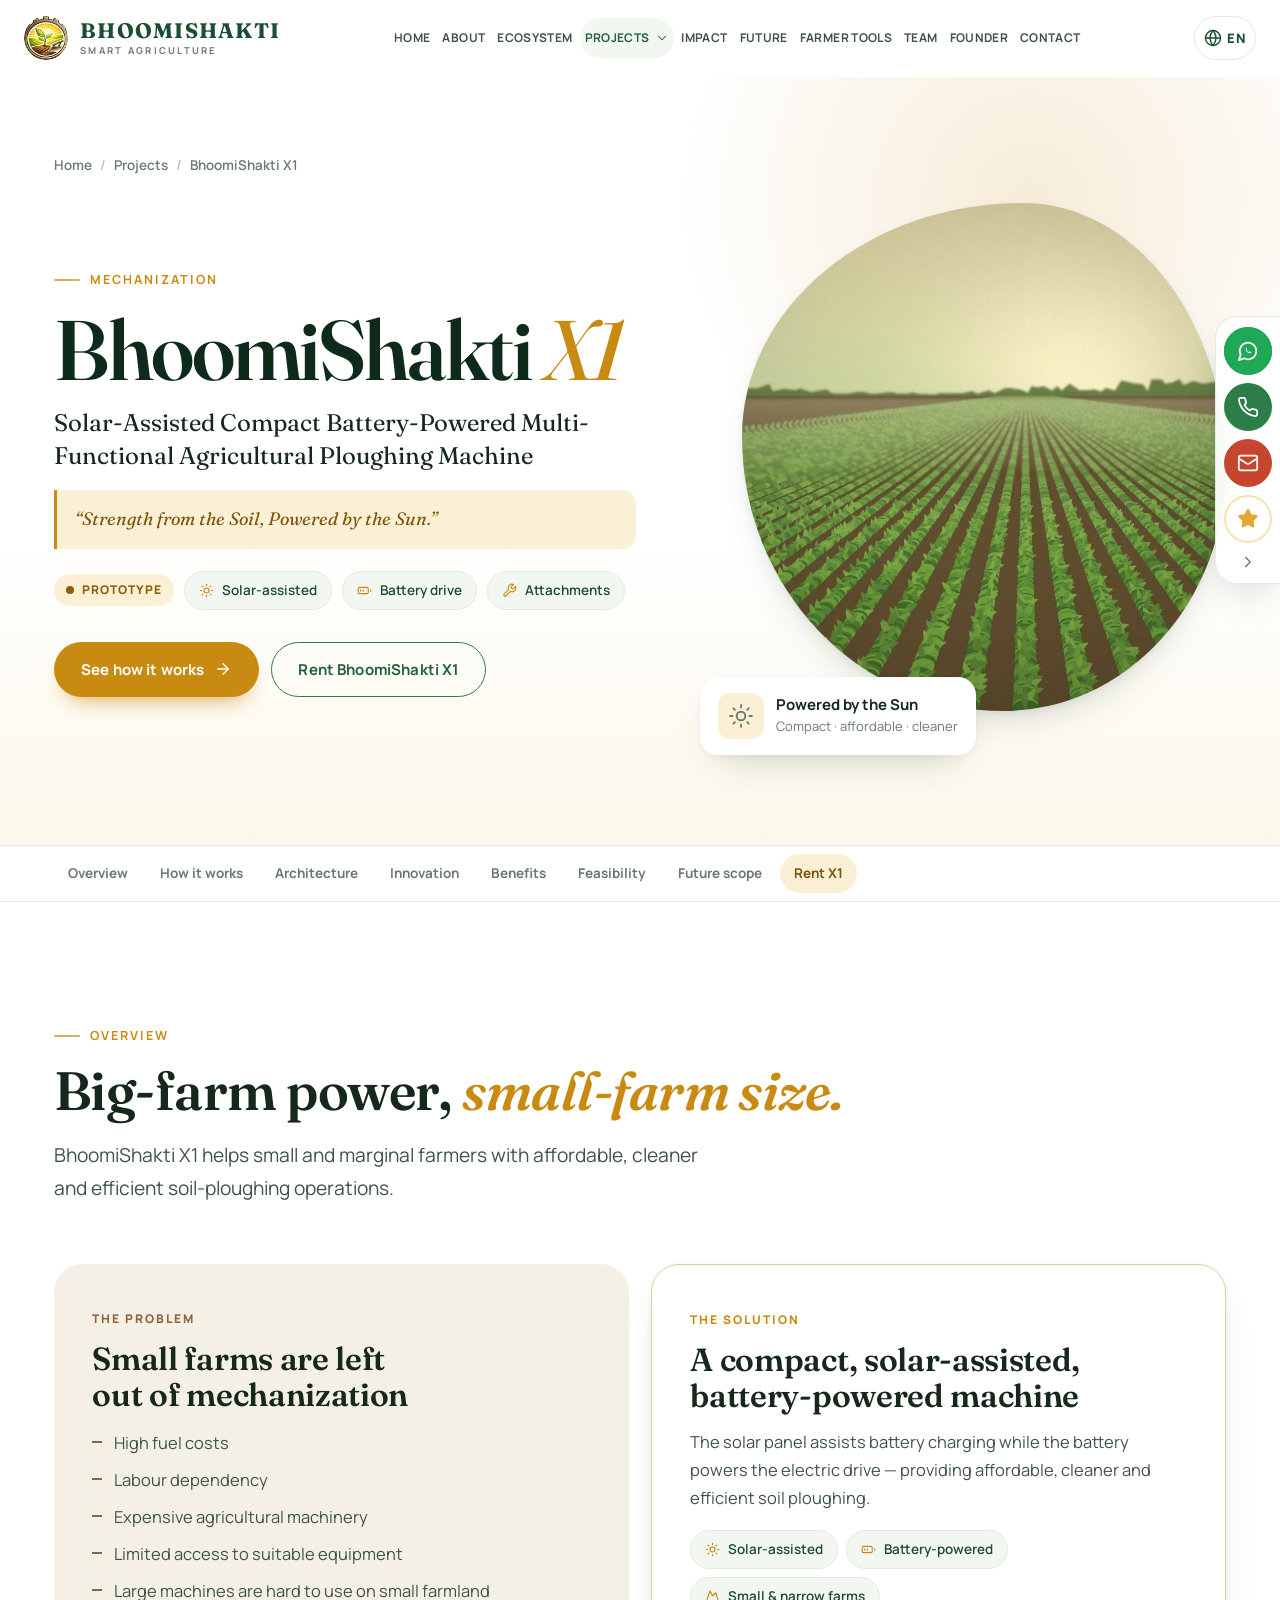
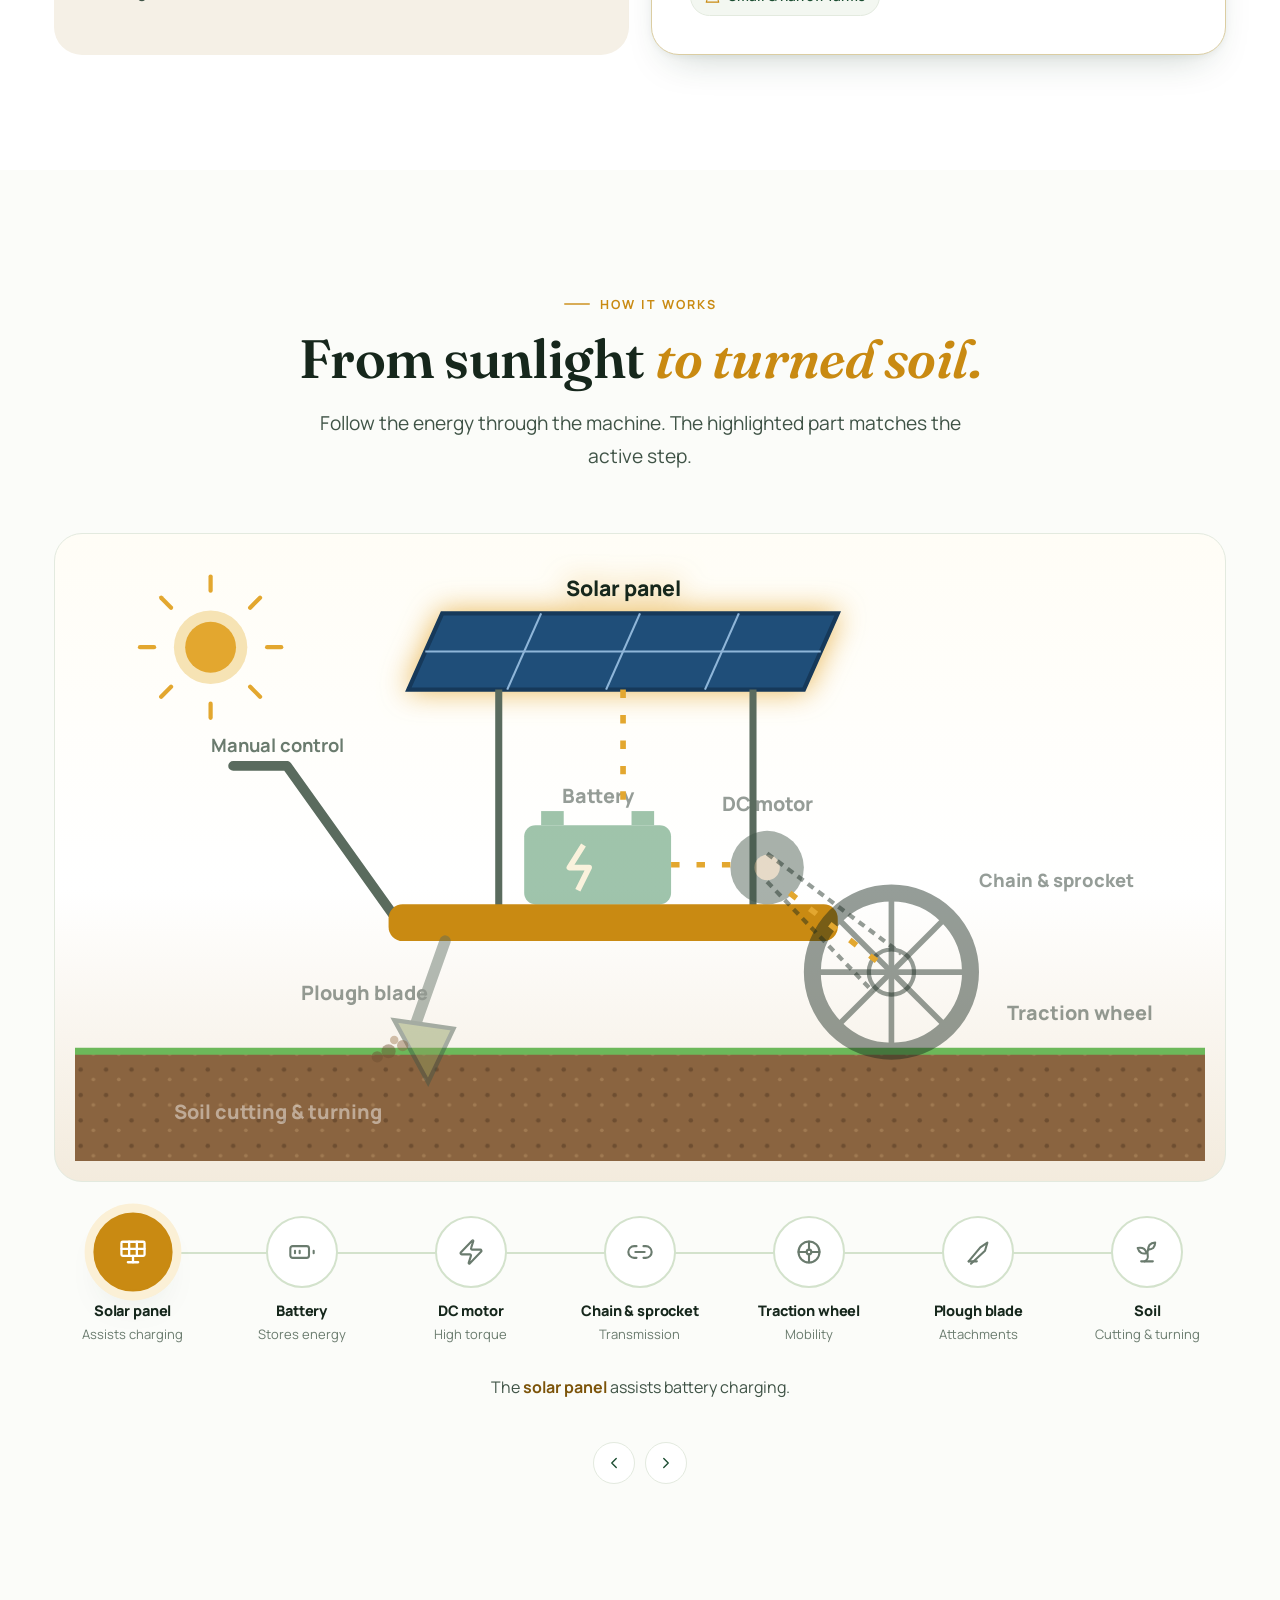
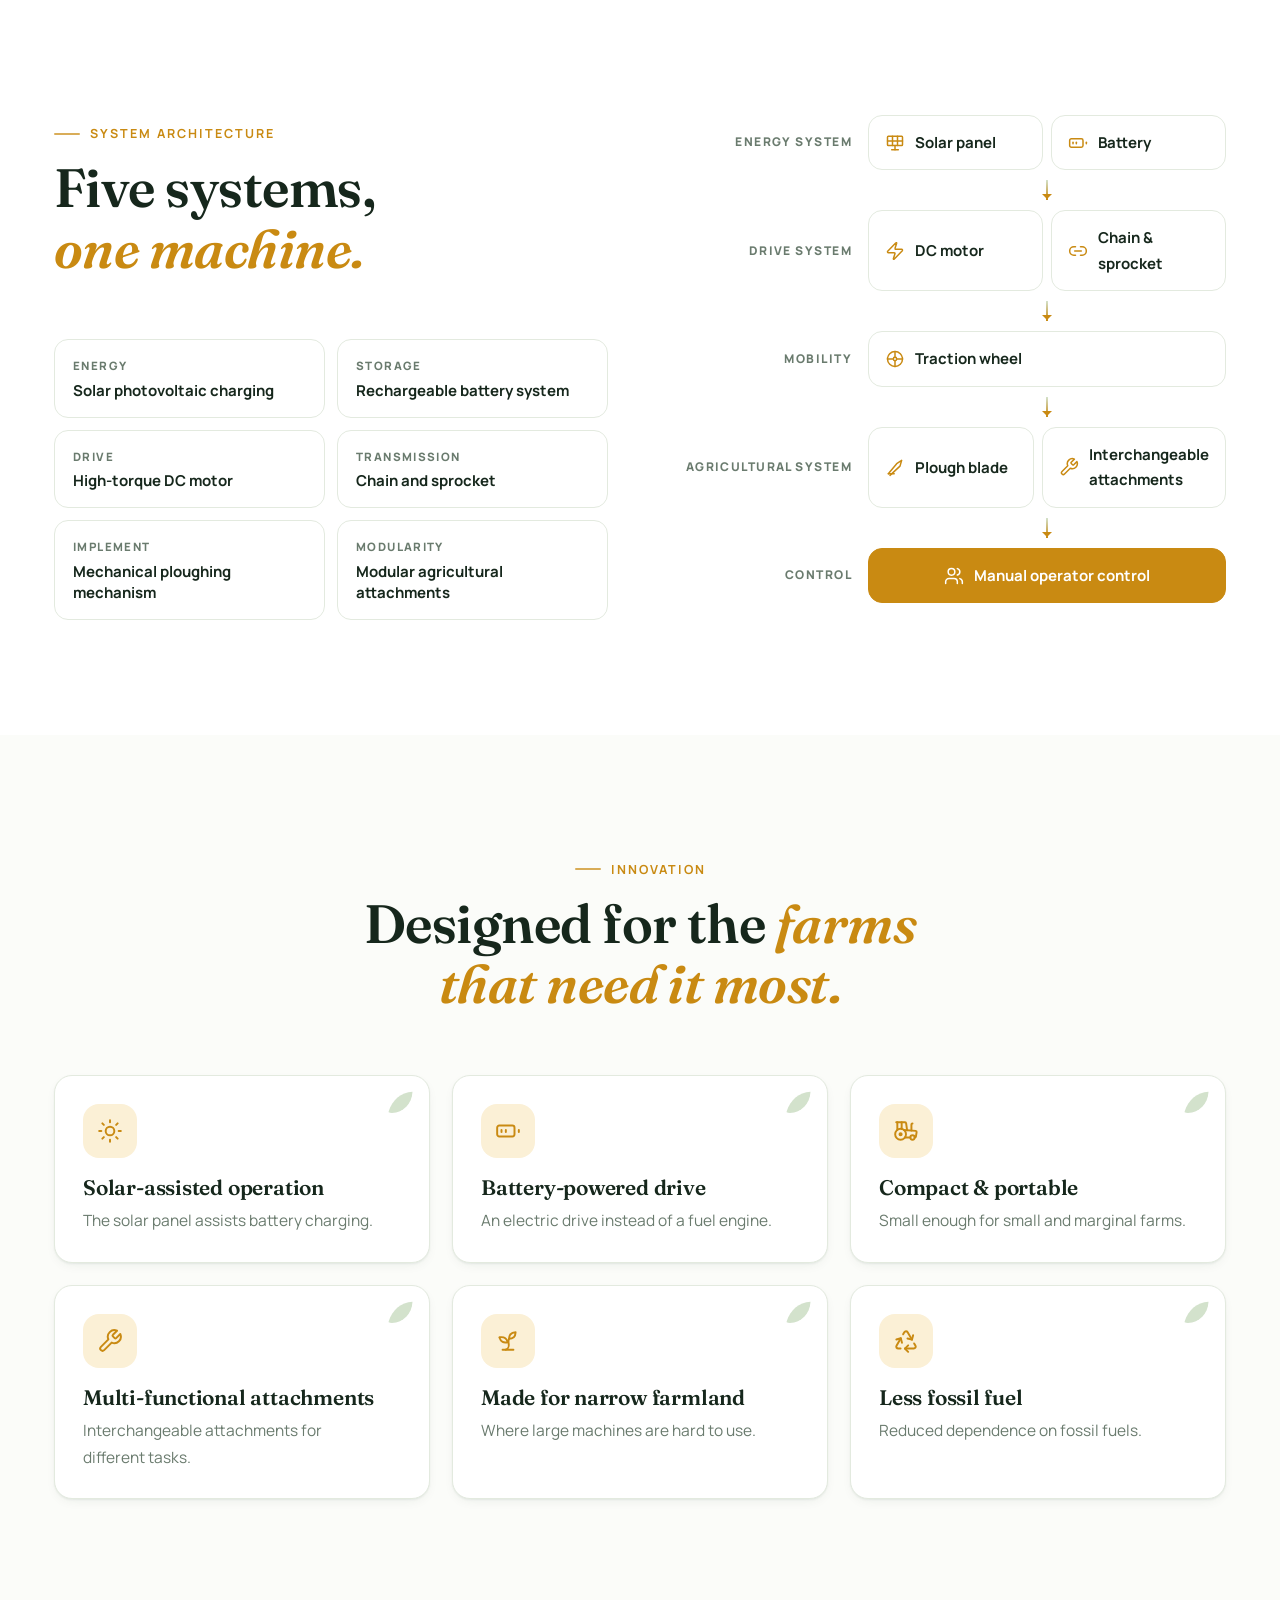
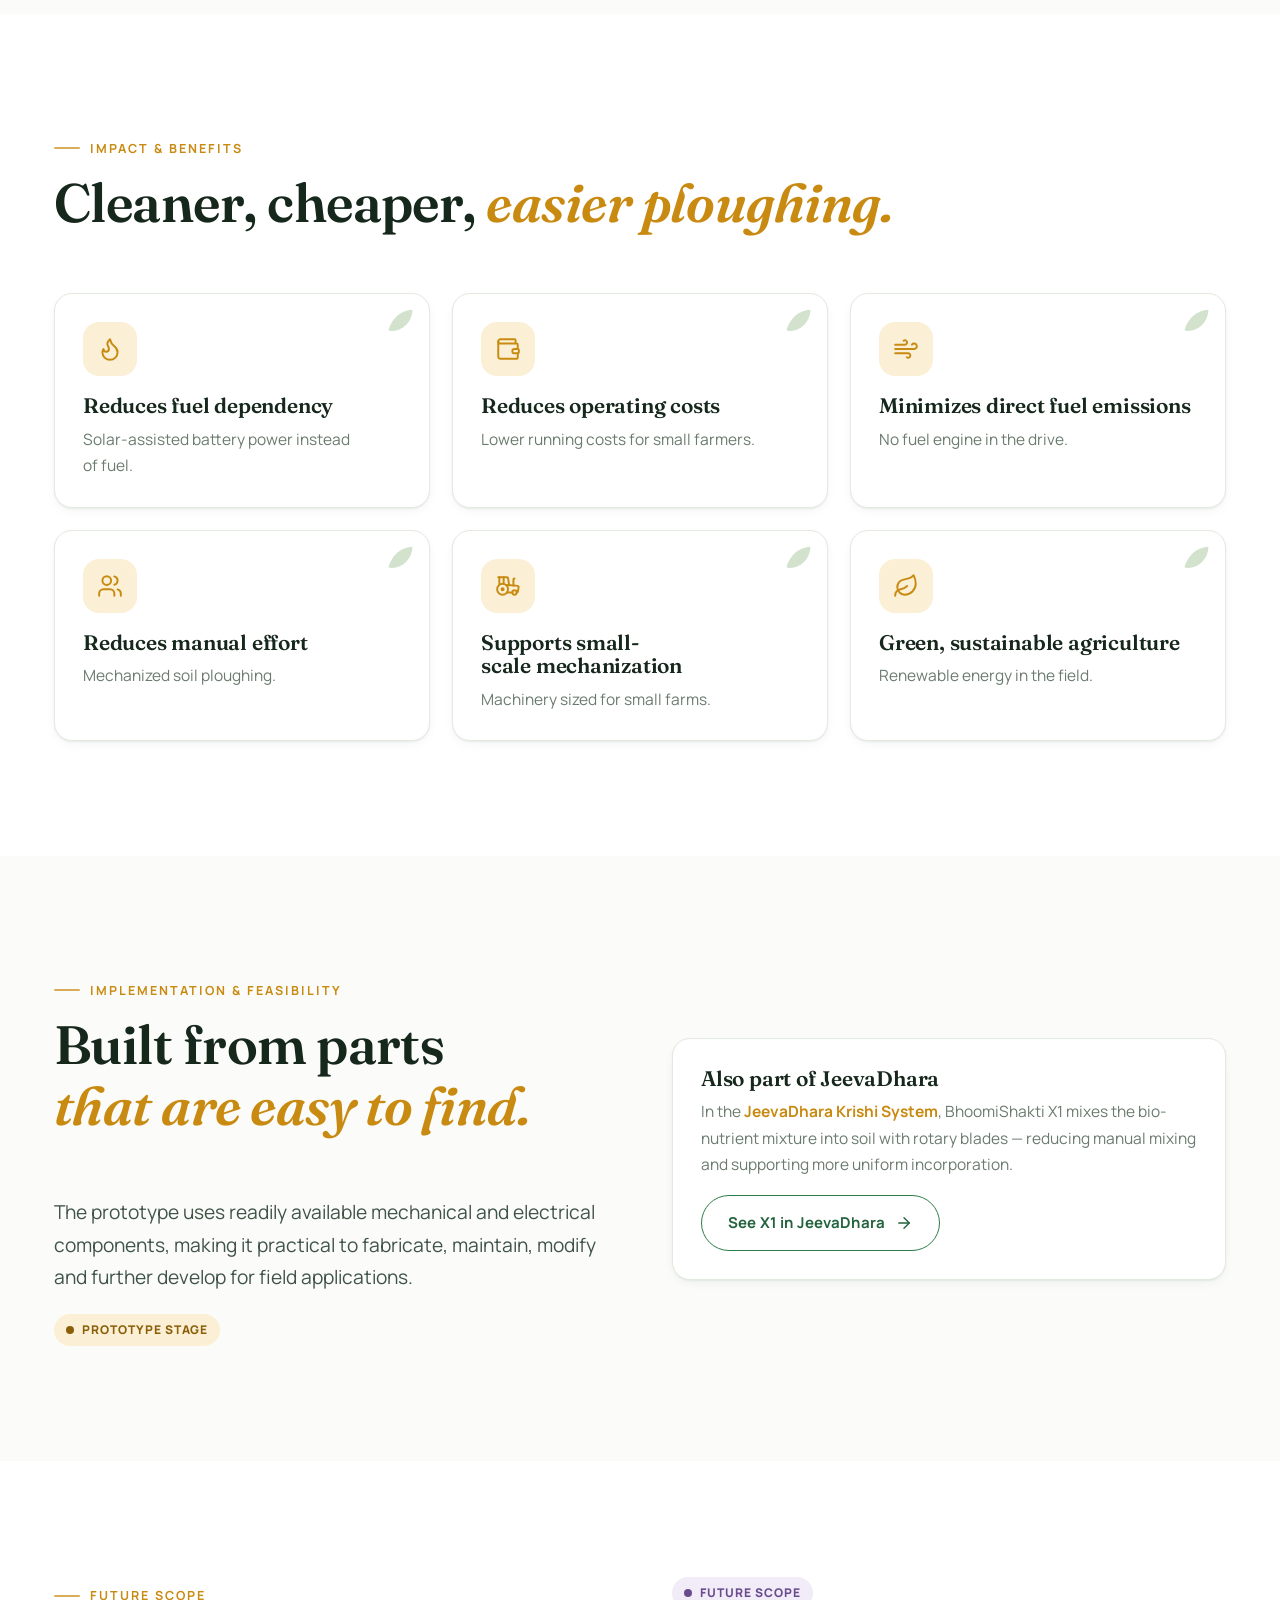
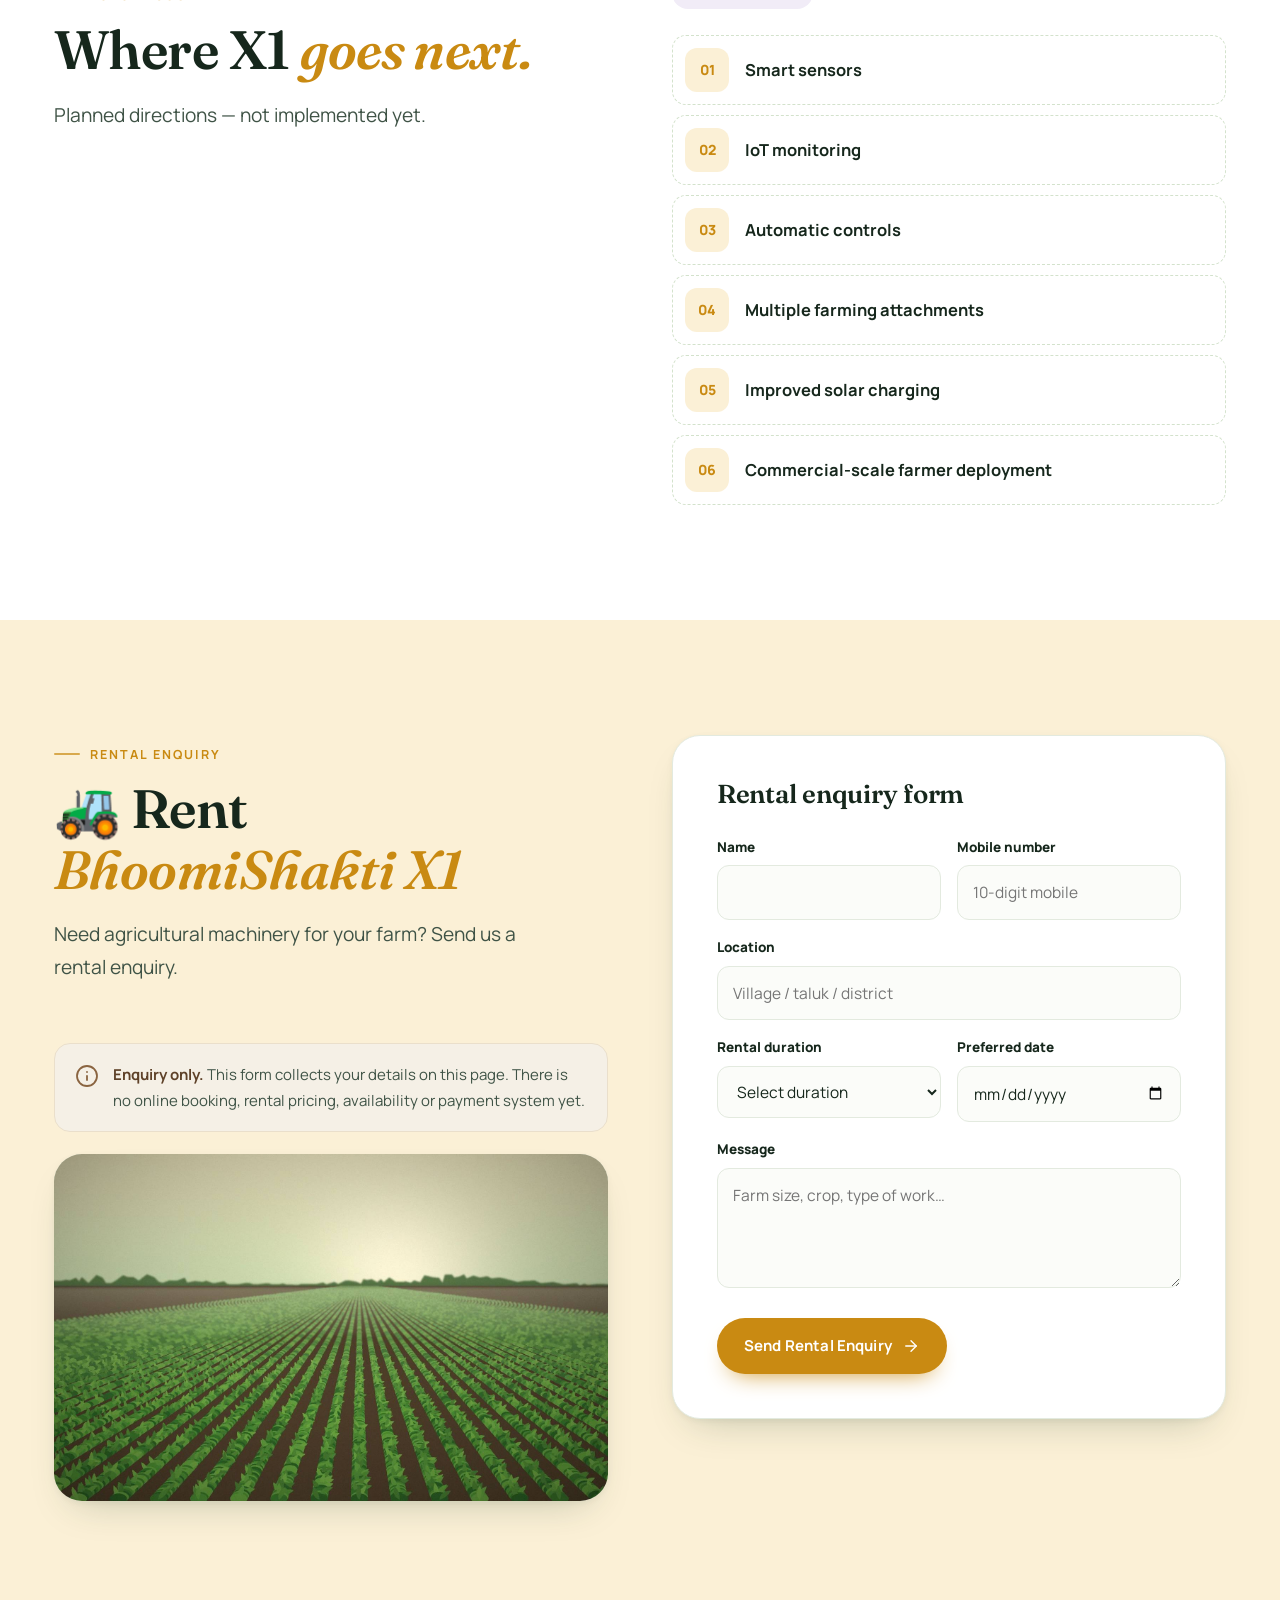
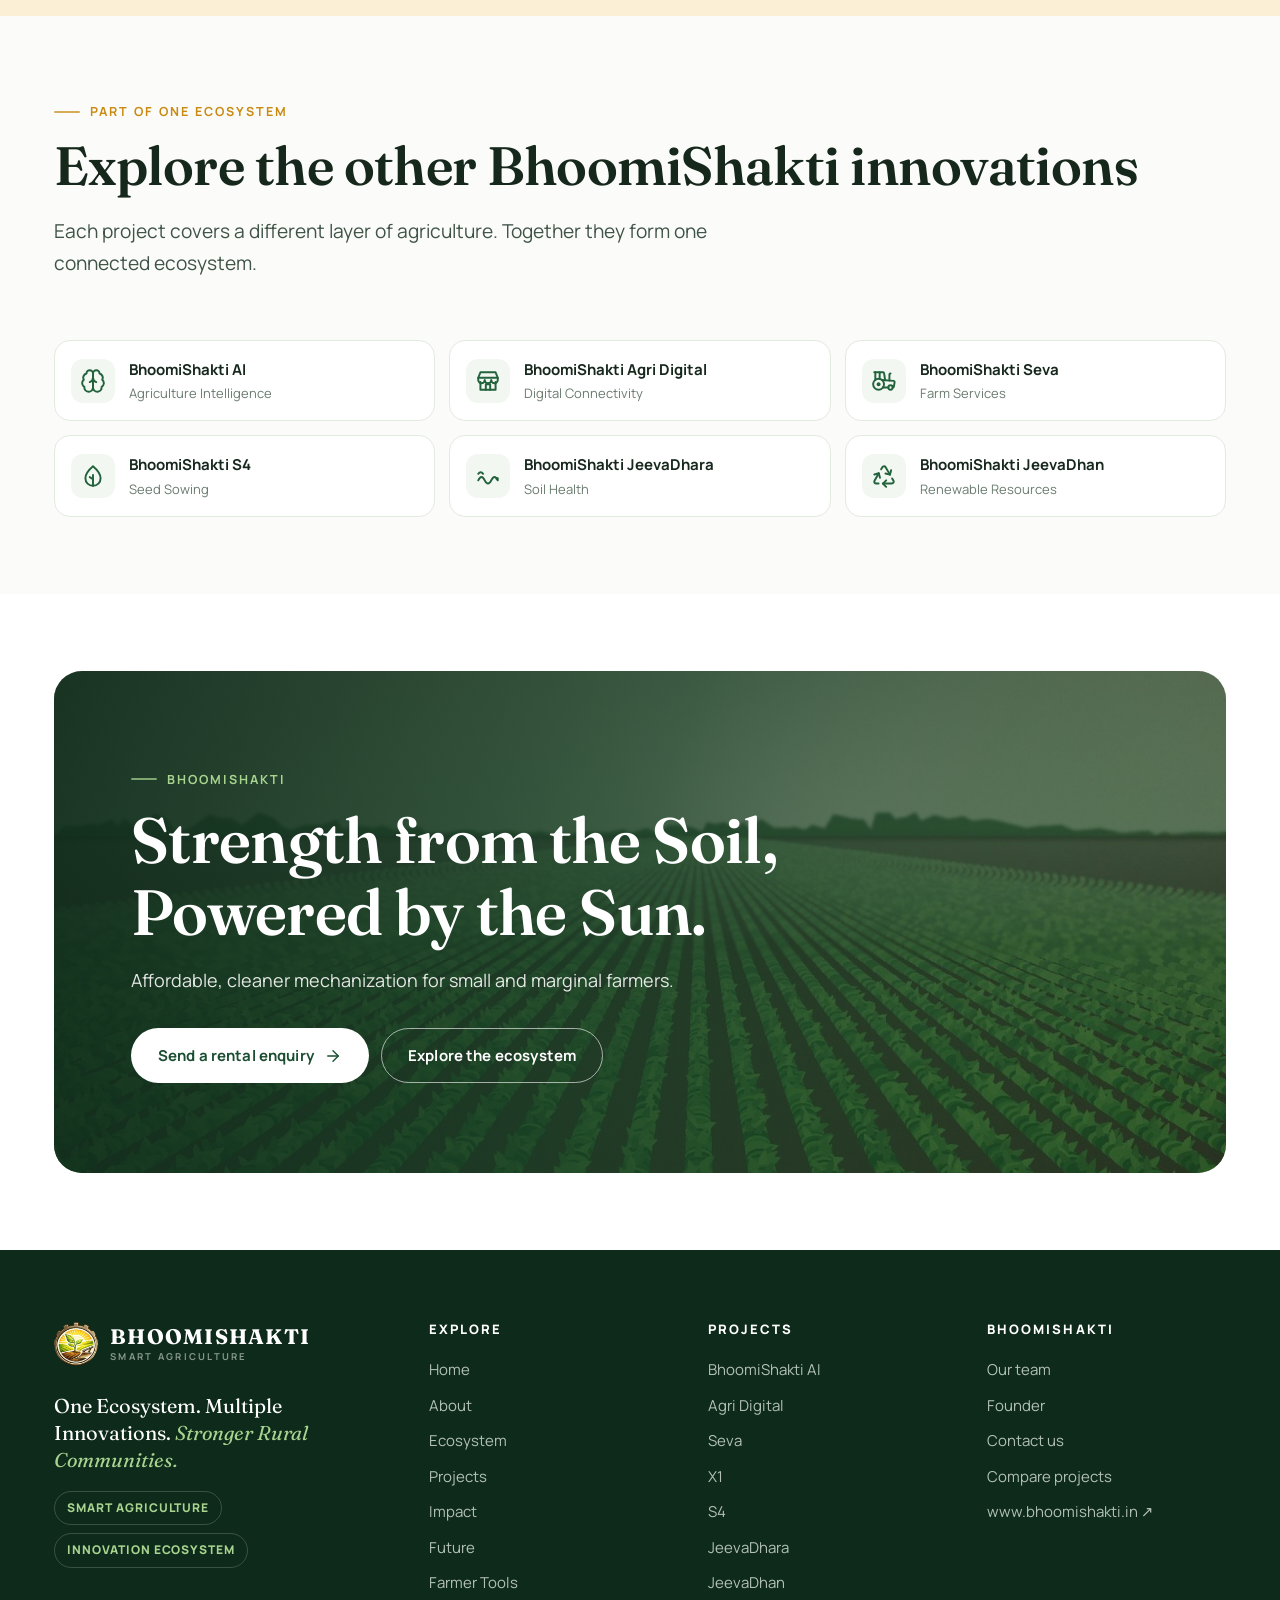
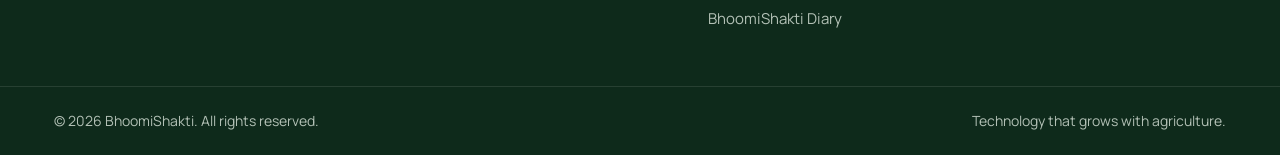
<file: x1.html>
<!DOCTYPE html>
<html lang="en" class="js-off">
<head>
  <!-- Google tag (gtag.js) -->
<script async src="https://www.googletagmanager.com/gtag/js?id=G-LCF8DMRQYF"></script>
<script>
  window.dataLayer = window.dataLayer || [];
  function gtag(){dataLayer.push(arguments);}
  gtag('js', new Date());

  gtag('config', 'G-LCF8DMRQYF');
</script>
<meta charset="UTF-8">
<meta name="viewport" content="width=device-width, initial-scale=1.0, viewport-fit=cover">
<title>BhoomiShakti X1 — Solar-Assisted Ploughing Machine</title>
<meta name="description" content="BhoomiShakti X1: a solar-assisted, compact, battery-powered multi-functional agricultural ploughing machine. Strength from the Soil, Powered by the Sun.">
<link rel="canonical" href="https://www.bhoomishakti.in/x1.html">
<meta name="robots" content="index, follow">
<meta property="og:type" content="website">
<meta property="og:site_name" content="BhoomiShakti">
<meta property="og:title" content="BhoomiShakti X1 — Solar-Assisted Ploughing Machine">
<meta property="og:description" content="BhoomiShakti X1: a solar-assisted, compact, battery-powered multi-functional agricultural ploughing machine. Strength from the Soil, Powered by the Sun.">
<meta property="og:url" content="https://www.bhoomishakti.in/x1.html">
<meta name="twitter:card" content="summary_large_image">
<meta name="twitter:title" content="BhoomiShakti X1 — Solar-Assisted Ploughing Machine">
<meta name="twitter:description" content="BhoomiShakti X1: a solar-assisted, compact, battery-powered multi-functional agricultural ploughing machine. Strength from the Soil, Powered by the Sun.">
<script type="application/ld+json">{"@context": "https://schema.org", "@type": "BreadcrumbList", "itemListElement": [{"@type": "ListItem", "position": 1, "name": "Home", "item": "https://www.bhoomishakti.in/"}, {"@type": "ListItem", "position": 2, "name": "Projects", "item": "https://www.bhoomishakti.in/projects.html"}, {"@type": "ListItem", "position": 3, "name": "BhoomiShakti X1", "item": "https://www.bhoomishakti.in/x1.html"}]}</script>
<meta name="theme-color" content="#FFFFFF">
<link rel="icon" type="image/png" href="assets/icons/favicon.png">
<link rel="preload" href="assets/fonts/fraunces.woff2" as="font" type="font/woff2" crossorigin>
<link rel="preload" href="assets/fonts/manrope.woff2" as="font" type="font/woff2" crossorigin>
<link rel="stylesheet" href="css/style.css">
</head>
<body class="theme-x1">
<a class="skip-link" href="#main">Skip to content</a>
<svg xmlns="http://www.w3.org/2000/svg" style="display:none" aria-hidden="true"><defs><symbol id="i-linkedin" viewBox="0 0 24 24"><path d="M16 8a6 6 0 0 1 6 6v7h-4v-7a2 2 0 0 0-4 0v7h-4v-7a6 6 0 0 1 6-6Z"/><rect x="2" y="9" width="4" height="12"/><circle cx="4" cy="4" r="2"/></symbol><symbol id="i-github" viewBox="0 0 24 24"><path d="M15 22v-4a4.8 4.8 0 0 0-1-3.5c3 0 6-2 6-5.5.08-1.25-.27-2.48-1-3.5.28-1.15.28-2.35 0-3.5 0 0-1 0-3 1.5-2.64-.5-5.36-.5-8 0C6 2 5 2 5 2c-.3 1.15-.3 2.35 0 3.5A5.4 5.4 0 0 0 4 9c0 3.5 3 5.5 6 5.5-.39.49-.68 1.05-.85 1.65-.17.6-.22 1.23-.15 1.85v4"/><path d="M9 18c-4.51 2-5-2-7-2"/></symbol><symbol id="i-quote" viewBox="0 0 24 24"><path d="M3 21c3 0 7-1 7-8V5c0-1.25-.76-2.02-2-2H4c-1.25 0-2 .75-2 1.97V11c0 1.25.75 2 2 2 1 0 1 0 1 1v1c0 1-1 2-2 2s-1 .01-1 1.03V20c0 1 0 1 1 1z"/><path d="M15 21c3 0 7-1 7-8V5c0-1.25-.76-2.02-2-2h-4c-1.25 0-2 .75-2 1.97V11c0 1.25.75 2 2 2h.75c0 2.25.25 4-2.75 4v3c0 1 0 1 1 1z"/></symbol><symbol id="i-external" viewBox="0 0 24 24"><path d="M15 3h6v6"/><path d="M10 14 21 3"/><path d="M18 13v6a2 2 0 0 1-2 2H5a2 2 0 0 1-2-2V8a2 2 0 0 1 2-2h6"/></symbol><symbol id="i-user" viewBox="0 0 24 24"><circle cx="12" cy="8" r="5"/><path d="M20 21a8 8 0 0 0-16 0"/></symbol><symbol id="i-leaf" viewBox="0 0 24 24"><path d="M11 20A7 7 0 0 1 9.8 6.1C15.5 5 17 4.48 19 2c1 2 2 4.18 2 8 0 5.5-4.78 10-10 10Z"/><path d="M2 21c0-3 1.85-5.36 5.08-6C9.5 14.52 12 13 13 12"/></symbol><symbol id="i-sprout" viewBox="0 0 24 24"><path d="M7 20h10"/><path d="M10 20c5.5-2.5.8-6.4 3-10"/><path d="M9.5 9.4c1.1.8 1.8 2.2 2.3 3.7-2 .4-3.5.4-4.8-.3-1.2-.6-2.3-1.9-3-4.2 2.8-.5 4.4 0 5.5.8z"/><path d="M14.1 6a7 7 0 0 0-1.1 4c1.9-.1 3.3-.6 4.3-1.4 1-1 1.6-2.3 1.7-4.6-2.7.1-4 1-4.9 2z"/></symbol><symbol id="i-brain" viewBox="0 0 24 24"><path d="M12 5a3 3 0 1 0-5.997.125 4 4 0 0 0-2.526 5.77 4 4 0 0 0 .556 6.588A4 4 0 1 0 12 18Z"/><path d="M12 5a3 3 0 1 1 5.997.125 4 4 0 0 1 2.526 5.77 4 4 0 0 1-.556 6.588A4 4 0 1 1 12 18Z"/><path d="M12 5v13"/><path d="M9 13a4.5 4.5 0 0 0 3-4"/><path d="M15 13a4.5 4.5 0 0 1-3-4"/></symbol><symbol id="i-store" viewBox="0 0 24 24"><path d="M3 9 5 4h14l2 5"/><path d="M3 9h18v2a3 3 0 0 1-6 0 3 3 0 0 1-6 0 3 3 0 0 1-6 0Z"/><path d="M5 13v7h14v-7"/><path d="M10 20v-5h4v5"/></symbol><symbol id="i-tractor" viewBox="0 0 24 24"><path d="m10 11 11 .9a1 1 0 0 1 .8 1.1l-.665 4.158a1 1 0 0 1-.988.842H20"/><path d="M16 18h-5"/><path d="M18 5a1 1 0 0 0-1 1v5.573"/><path d="M3 4h8.129a1 1 0 0 1 .99.863L13 11.246"/><path d="M4 11V4"/><path d="M8 10.1V4"/><circle cx="18" cy="18" r="2"/><circle cx="7" cy="15" r="5"/><circle cx="7" cy="15" r="1"/></symbol><symbol id="i-sun" viewBox="0 0 24 24"><circle cx="12" cy="12" r="4"/><path d="M12 2v2"/><path d="M12 20v2"/><path d="m4.93 4.93 1.41 1.41"/><path d="m17.66 17.66 1.41 1.41"/><path d="M2 12h2"/><path d="M20 12h2"/><path d="m6.34 17.66-1.41 1.41"/><path d="m19.07 4.93-1.41 1.41"/></symbol><symbol id="i-seed" viewBox="0 0 24 24"><path d="M12 21c-4 0-7-3-7-7 0-5 7-11 7-11s7 6 7 11c0 4-3 7-7 7Z"/><path d="M12 21V11"/><path d="M12 15l-3-2"/></symbol><symbol id="i-worm" viewBox="0 0 24 24"><path d="M3 16c2-4 4-4 6 0s4 4 6 0 4-4 6 0"/><circle cx="20.5" cy="14.5" r=".6" fill="currentColor"/><path d="M3 10c1.5-2 3-2 4.5 0"/></symbol><symbol id="i-recycle" viewBox="0 0 24 24"><path d="M7 19H4.815a1.83 1.83 0 0 1-1.57-.881 1.785 1.785 0 0 1-.004-1.784L7.196 9.5"/><path d="M11 19h8.203a1.83 1.83 0 0 0 1.556-.89 1.784 1.784 0 0 0 0-1.775l-1.226-2.12"/><path d="m14 16-3 3 3 3"/><path d="M8.293 13.596 7.196 9.5 3.1 10.598"/><path d="m9.344 5.811 1.093-1.892A1.83 1.83 0 0 1 11.985 3a1.784 1.784 0 0 1 1.546.888l3.943 6.843"/><path d="m13.378 9.633 4.096 1.098 1.097-4.096"/></symbol><symbol id="i-arrow" viewBox="0 0 24 24"><path d="M5 12h14"/><path d="m12 5 7 7-7 7"/></symbol><symbol id="i-arrow-down" viewBox="0 0 24 24"><path d="M12 5v14"/><path d="m19 12-7 7-7-7"/></symbol><symbol id="i-chevron" viewBox="0 0 24 24"><path d="m6 9 6 6 6-6"/></symbol><symbol id="i-chevron-left" viewBox="0 0 24 24"><path d="m15 18-6-6 6-6"/></symbol><symbol id="i-chevron-right" viewBox="0 0 24 24"><path d="m9 18 6-6-6-6"/></symbol><symbol id="i-up" viewBox="0 0 24 24"><path d="m18 15-6-6-6 6"/></symbol><symbol id="i-menu" viewBox="0 0 24 24"><path d="M4 6h16"/><path d="M4 12h16"/><path d="M4 18h16"/></symbol><symbol id="i-close" viewBox="0 0 24 24"><path d="M18 6 6 18"/><path d="m6 6 12 12"/></symbol><symbol id="i-plus" viewBox="0 0 24 24"><path d="M5 12h14"/><path d="M12 5v14"/></symbol><symbol id="i-check" viewBox="0 0 24 24"><path d="M20 6 9 17l-5-5"/></symbol><symbol id="i-users" viewBox="0 0 24 24"><path d="M16 21v-2a4 4 0 0 0-4-4H6a4 4 0 0 0-4 4v2"/><circle cx="9" cy="7" r="4"/><path d="M22 21v-2a4 4 0 0 0-3-3.87"/><path d="M16 3.13a4 4 0 0 1 0 7.75"/></symbol><symbol id="i-user-search" viewBox="0 0 24 24"><circle cx="10" cy="7" r="4"/><path d="M10.3 15H7a4 4 0 0 0-4 4v2"/><circle cx="17" cy="17" r="3"/><path d="m21 21-1.9-1.9"/></symbol><symbol id="i-search" viewBox="0 0 24 24"><circle cx="11" cy="11" r="8"/><path d="m21 21-4.3-4.3"/></symbol><symbol id="i-pin" viewBox="0 0 24 24"><path d="M20 10c0 5-5.5 10.2-7.4 11.8a1 1 0 0 1-1.2 0C9.5 20.2 4 15 4 10a8 8 0 0 1 16 0"/><circle cx="12" cy="10" r="3"/></symbol><symbol id="i-message" viewBox="0 0 24 24"><path d="M14 9a2 2 0 0 1-2 2H6l-4 4V4a2 2 0 0 1 2-2h8a2 2 0 0 1 2 2z"/><path d="M18 9h2a2 2 0 0 1 2 2v11l-4-4h-6a2 2 0 0 1-2-2v-1"/></symbol><symbol id="i-package" viewBox="0 0 24 24"><path d="m16 16 2 2 4-4"/><path d="M21 10V8a2 2 0 0 0-1-1.73l-7-4a2 2 0 0 0-2 0l-7 4A2 2 0 0 0 3 8v8a2 2 0 0 0 1 1.73l7 4a2 2 0 0 0 2 0l2-1.14"/><path d="m7.5 4.27 9 5.15"/><path d="M3.29 7 12 12l8.71-5"/><path d="M12 22V12"/></symbol><symbol id="i-megaphone" viewBox="0 0 24 24"><path d="m3 11 18-5v12L3 14v-3z"/><path d="M11.6 16.8a3 3 0 1 1-5.8-1.6"/></symbol><symbol id="i-cloud" viewBox="0 0 24 24"><path d="M12 2v2"/><path d="m4.93 4.93 1.41 1.41"/><path d="M20 12h2"/><path d="m19.07 4.93-1.41 1.41"/><path d="M15.947 12.65a4 4 0 0 0-5.925-4.128"/><path d="M13 22H7a5 5 0 1 1 4.9-6H13a3 3 0 0 1 0 6Z"/></symbol><symbol id="i-landmark" viewBox="0 0 24 24"><path d="M3 22h18"/><path d="M6 18v-7"/><path d="M10 18v-7"/><path d="M14 18v-7"/><path d="M18 18v-7"/><path d="M12 2 20 7H4z"/></symbol><symbol id="i-rupee" viewBox="0 0 24 24"><path d="M6 3h12"/><path d="M6 8h12"/><path d="m6 13 8.5 8"/><path d="M6 13h3"/><path d="M9 13c6.667 0 6.667-10 0-10"/></symbol><symbol id="i-calendar" viewBox="0 0 24 24"><rect width="18" height="18" x="3" y="4" rx="2"/><path d="M16 2v4"/><path d="M8 2v4"/><path d="M3 10h18"/><path d="M8 14h.01"/><path d="M12 14h.01"/><path d="M16 14h.01"/><path d="M8 18h.01"/><path d="M12 18h.01"/></symbol><symbol id="i-microscope" viewBox="0 0 24 24"><path d="M6 18h8"/><path d="M3 22h18"/><path d="M14 22a7 7 0 1 0 0-14h-1"/><path d="M9 14h2"/><path d="M9 12a2 2 0 0 1-2-2V6h6v4a2 2 0 0 1-2 2Z"/><path d="M12 6V3a1 1 0 0 0-1-1H9a1 1 0 0 0-1 1v3"/></symbol><symbol id="i-handshake" viewBox="0 0 24 24"><path d="m11 17 2 2a1 1 0 1 0 3-3"/><path d="m14 14 2.5 2.5a1 1 0 1 0 3-3l-3.88-3.88a3 3 0 0 0-4.24 0l-.88.88a1 1 0 1 1-3-3l2.81-2.81a5.79 5.79 0 0 1 7.06-.87l.47.28a2 2 0 0 0 1.42.25L21 4"/><path d="m21 3 1 11h-2"/><path d="M3 3 2 14l6.5 6.5a1 1 0 1 0 3-3"/><path d="M3 4h8"/></symbol><symbol id="i-shield" viewBox="0 0 24 24"><path d="M20 13c0 5-3.5 7.5-7.66 8.95a1 1 0 0 1-.67-.01C7.5 20.5 4 18 4 13V6a1 1 0 0 1 1-1c2 0 4.5-1.2 6.24-2.72a1.17 1.17 0 0 1 1.52 0C14.51 3.81 17 5 19 5a1 1 0 0 1 1 1z"/><path d="m9 12 2 2 4-4"/></symbol><symbol id="i-eye-off" viewBox="0 0 24 24"><path d="M10.733 5.076a10.744 10.744 0 0 1 11.205 6.575 1 1 0 0 1 0 .696 10.747 10.747 0 0 1-1.444 2.49"/><path d="M14.084 14.158a3 3 0 0 1-4.242-4.242"/><path d="M17.479 17.499a10.75 10.75 0 0 1-15.417-5.151 1 1 0 0 1 0-.696 10.75 10.75 0 0 1 4.446-5.143"/><path d="m2 2 20 20"/></symbol><symbol id="i-layers" viewBox="0 0 24 24"><path d="m12.83 2.18a2 2 0 0 0-1.66 0L2.6 6.08a1 1 0 0 0 0 1.83l8.58 3.91a2 2 0 0 0 1.66 0l8.58-3.9a1 1 0 0 0 0-1.83Z"/><path d="m22 17.65-9.17 4.16a2 2 0 0 1-1.66 0L2 17.65"/><path d="m22 12.65-9.17 4.16a2 2 0 0 1-1.66 0L2 12.65"/></symbol><symbol id="i-network" viewBox="0 0 24 24"><rect x="16" y="16" width="6" height="6" rx="1"/><rect x="2" y="16" width="6" height="6" rx="1"/><rect x="9" y="2" width="6" height="6" rx="1"/><path d="M5 16v-3a1 1 0 0 1 1-1h12a1 1 0 0 1 1 1v3"/><path d="M12 12V8"/></symbol><symbol id="i-globe" viewBox="0 0 24 24"><circle cx="12" cy="12" r="10"/><path d="M12 2a14.5 14.5 0 0 0 0 20 14.5 14.5 0 0 0 0-20"/><path d="M2 12h20"/></symbol><symbol id="i-server" viewBox="0 0 24 24"><rect width="20" height="8" x="2" y="2" rx="2"/><rect width="20" height="8" x="2" y="14" rx="2"/><path d="M6 6h.01"/><path d="M6 18h.01"/></symbol><symbol id="i-database" viewBox="0 0 24 24"><ellipse cx="12" cy="5" rx="9" ry="3"/><path d="M3 5v14a9 3 0 0 0 18 0V5"/><path d="M3 12a9 3 0 0 0 18 0"/></symbol><symbol id="i-code" viewBox="0 0 24 24"><path d="m16 18 6-6-6-6"/><path d="m8 6-6 6 6 6"/></symbol><symbol id="i-battery" viewBox="0 0 24 24"><rect x="2" y="7" width="16" height="10" rx="2"/><path d="M22 11v2"/><path d="M6 11v2"/><path d="M10 11v2"/></symbol><symbol id="i-zap" viewBox="0 0 24 24"><path d="M4 14a1 1 0 0 1-.78-1.63l9.9-10.2a.5.5 0 0 1 .86.46l-1.92 6.02A1 1 0 0 0 13 10h7a1 1 0 0 1 .78 1.63l-9.9 10.2a.5.5 0 0 1-.86-.46l1.92-6.02A1 1 0 0 0 11 14z"/></symbol><symbol id="i-cog" viewBox="0 0 24 24"><path d="M12.22 2h-.44a2 2 0 0 0-2 2v.18a2 2 0 0 1-1 1.73l-.43.25a2 2 0 0 1-2 0l-.15-.08a2 2 0 0 0-2.73.73l-.22.38a2 2 0 0 0 .73 2.73l.15.1a2 2 0 0 1 1 1.72v.51a2 2 0 0 1-1 1.74l-.15.09a2 2 0 0 0-.73 2.73l.22.38a2 2 0 0 0 2.73.73l.15-.08a2 2 0 0 1 2 0l.43.25a2 2 0 0 1 1 1.73V20a2 2 0 0 0 2 2h.44a2 2 0 0 0 2-2v-.18a2 2 0 0 1 1-1.73l.43-.25a2 2 0 0 1 2 0l.15.08a2 2 0 0 0 2.73-.73l.22-.39a2 2 0 0 0-.73-2.73l-.15-.08a2 2 0 0 1-1-1.74v-.5a2 2 0 0 1 1-1.74l.15-.09a2 2 0 0 0 .73-2.73l-.22-.38a2 2 0 0 0-2.73-.73l-.15.08a2 2 0 0 1-2 0l-.43-.25a2 2 0 0 1-1-1.73V4a2 2 0 0 0-2-2z"/><circle cx="12" cy="12" r="3"/></symbol><symbol id="i-wheel" viewBox="0 0 24 24"><circle cx="12" cy="12" r="9"/><circle cx="12" cy="12" r="2"/><path d="M12 3v7"/><path d="M12 14v7"/><path d="M3 12h7"/><path d="M14 12h7"/></symbol><symbol id="i-chain" viewBox="0 0 24 24"><path d="M9 17H7A5 5 0 0 1 7 7h2"/><path d="M15 7h2a5 5 0 1 1 0 10h-2"/><path d="M8 12h8"/></symbol><symbol id="i-blade" viewBox="0 0 24 24"><path d="M4 20 14 8l6-4-2 7-12 11"/><path d="M4 20h7"/></symbol><symbol id="i-panel" viewBox="0 0 24 24"><rect x="3" y="4" width="18" height="11" rx="1"/><path d="M3 9.5h18"/><path d="M9 4v11"/><path d="M15 4v11"/><path d="M12 15v5"/><path d="M8 20h8"/></symbol><symbol id="i-umbrella" viewBox="0 0 24 24"><path d="M22 12a10.06 10.06 0 0 0-20 0Z"/><path d="M12 12v8a2 2 0 0 0 4 0"/><path d="M12 2v1"/></symbol><symbol id="i-backpack" viewBox="0 0 24 24"><path d="M4 10a4 4 0 0 1 4-4h8a4 4 0 0 1 4 4v10a2 2 0 0 1-2 2H6a2 2 0 0 1-2-2Z"/><path d="M8 10h8"/><path d="M8 18h8"/><path d="M8 22v-6a2 2 0 0 1 2-2h4a2 2 0 0 1 2 2v6"/><path d="M9 6V4a2 2 0 0 1 2-2h2a2 2 0 0 1 2 2v2"/></symbol><symbol id="i-sliders" viewBox="0 0 24 24"><path d="M4 21v-7"/><path d="M4 10V3"/><path d="M12 21v-9"/><path d="M12 8V3"/><path d="M20 21v-5"/><path d="M20 12V3"/><path d="M2 14h4"/><path d="M10 8h4"/><path d="M18 16h4"/></symbol><symbol id="i-pipes" viewBox="0 0 24 24"><path d="M12 3v7"/><path d="M12 10 6 16v5"/><path d="m12 10 6 6v5"/></symbol><symbol id="i-vibrate" viewBox="0 0 24 24"><path d="m2 8 2 2-2 2 2 2-2 2"/><path d="m22 8-2 2 2 2-2 2 2 2"/><rect width="8" height="14" x="8" y="5" rx="1"/></symbol><symbol id="i-droplet" viewBox="0 0 24 24"><path d="M12 22a7 7 0 0 0 7-7c0-2-1-3.9-3-5.5s-3.5-4-4-6.5c-.5 2.5-2 4.9-4 6.5C6 11.1 5 13 5 15a7 7 0 0 0 7 7z"/></symbol><symbol id="i-flask" viewBox="0 0 24 24"><path d="M10 2v7.527a2 2 0 0 1-.211.896L4.72 20.55a1 1 0 0 0 .9 1.45h12.76a1 1 0 0 0 .9-1.45l-5.069-10.127A2 2 0 0 1 14 9.527V2"/><path d="M8.5 2h7"/><path d="M7 16h10"/></symbol><symbol id="i-factory" viewBox="0 0 24 24"><path d="M2 20a2 2 0 0 0 2 2h16a2 2 0 0 0 2-2V8l-7 5V8l-7 5V4a2 2 0 0 0-2-2H4a2 2 0 0 0-2 2Z"/><path d="M17 18h1"/><path d="M12 18h1"/><path d="M7 18h1"/></symbol><symbol id="i-flame" viewBox="0 0 24 24"><path d="M8.5 14.5A2.5 2.5 0 0 0 11 12c0-1.38-.5-2-1-3-1.072-2.143-.224-4.054 2-6 .5 2.5 2 4.9 4 6.5 2 1.6 3 3.5 3 5.5a7 7 0 1 1-14 0c0-1.153.433-2.294 1-3a2.5 2.5 0 0 0 2.5 2.5z"/></symbol><symbol id="i-cow" viewBox="0 0 24 24"><path d="M5 9c-1.5 0-3-1-3-3 2 0 3 .5 4 1.5"/><path d="M19 9c1.5 0 3-1 3-3-2 0-3 .5-4 1.5"/><path d="M6 8.5C6 6 8.5 4 12 4s6 2 6 4.5V14a6 6 0 0 1-12 0Z"/><ellipse cx="12" cy="15.5" rx="3.5" ry="2.5"/><path d="M10.5 15.5h.01"/><path d="M13.5 15.5h.01"/><path d="M9 10h.01"/><path d="M15 10h.01"/></symbol><symbol id="i-truck" viewBox="0 0 24 24"><path d="M14 18V6a2 2 0 0 0-2-2H4a2 2 0 0 0-2 2v11a1 1 0 0 0 1 1h2"/><path d="M15 18H9"/><path d="M19 18h2a1 1 0 0 0 1-1v-3.65a1 1 0 0 0-.22-.624l-3.48-4.35A1 1 0 0 0 17.52 8H14"/><circle cx="17" cy="18" r="2"/><circle cx="7" cy="18" r="2"/></symbol><symbol id="i-drone" viewBox="0 0 24 24"><circle cx="5" cy="5" r="2.5"/><circle cx="19" cy="5" r="2.5"/><circle cx="5" cy="19" r="2.5"/><circle cx="19" cy="19" r="2.5"/><path d="M7 7l3 3"/><path d="m17 7-3 3"/><path d="m7 17 3-3"/><path d="m17 17-3-3"/><rect x="10" y="10" width="4" height="4" rx="1"/></symbol><symbol id="i-digger" viewBox="0 0 24 24"><path d="M2 18h12"/><circle cx="4.5" cy="18" r="2.5"/><circle cx="11.5" cy="18" r="2.5"/><path d="M3 15V11h6l2 4"/><path d="M9 11 14 5l5 3-2 4h-3"/><path d="M19 8v5"/></symbol><symbol id="i-water" viewBox="0 0 24 24"><path d="M2 6c.6.5 1.2 1 2.5 1C7 7 7 5 9.5 5c2.6 0 2.4 2 5 2 2.5 0 2.5-2 5-2 1.3 0 1.9.5 2.5 1"/><path d="M2 12c.6.5 1.2 1 2.5 1 2.5 0 2.5-2 5-2 2.6 0 2.4 2 5 2 2.5 0 2.5-2 5-2 1.3 0 1.9.5 2.5 1"/><path d="M2 18c.6.5 1.2 1 2.5 1 2.5 0 2.5-2 5-2 2.6 0 2.4 2 5 2 2.5 0 2.5-2 5-2 1.3 0 1.9.5 2.5 1"/></symbol><symbol id="i-phone" viewBox="0 0 24 24"><rect width="14" height="20" x="5" y="2" rx="2"/><path d="M12 18h.01"/></symbol><symbol id="i-star" viewBox="0 0 24 24"><path d="M11.525 2.295a.53.53 0 0 1 .95 0l2.31 4.679a2.12 2.12 0 0 0 1.595 1.16l5.166.756a.53.53 0 0 1 .294.904l-3.736 3.638a2.12 2.12 0 0 0-.611 1.878l.882 5.14a.53.53 0 0 1-.771.56l-4.618-2.428a2.12 2.12 0 0 0-1.973 0L6.396 21.01a.53.53 0 0 1-.77-.56l.881-5.139a2.12 2.12 0 0 0-.611-1.879L2.16 9.795a.53.53 0 0 1 .294-.906l5.165-.755a2.12 2.12 0 0 0 1.597-1.16z"/></symbol><symbol id="i-info" viewBox="0 0 24 24"><circle cx="12" cy="12" r="10"/><path d="M12 16v-4"/><path d="M12 8h.01"/></symbol><symbol id="i-mic" viewBox="0 0 24 24"><path d="M12 2a3 3 0 0 0-3 3v7a3 3 0 0 0 6 0V5a3 3 0 0 0-3-3Z"/><path d="M19 10v2a7 7 0 0 1-14 0v-2"/><path d="M12 19v3"/></symbol><symbol id="i-languages" viewBox="0 0 24 24"><path d="m5 8 6 6"/><path d="m4 14 6-6 2-3"/><path d="M2 5h12"/><path d="M7 2h1"/><path d="m22 22-5-10-5 10"/><path d="M14 18h6"/></symbol><symbol id="i-satellite" viewBox="0 0 24 24"><path d="M13 7 9 3 5 7l4 4"/><path d="m17 11 4 4-4 4-4-4"/><path d="m8 12 4 4 6-6-4-4Z"/><path d="m16 8 3-3"/><path d="M9 21a6 6 0 0 0-6-6"/></symbol><symbol id="i-chart" viewBox="0 0 24 24"><path d="M3 3v16a2 2 0 0 0 2 2h16"/><path d="m19 9-5 5-4-4-3 3"/></symbol><symbol id="i-wallet" viewBox="0 0 24 24"><path d="M19 7V4a1 1 0 0 0-1-1H5a2 2 0 0 0 0 4h15a1 1 0 0 1 1 1v4h-3a2 2 0 0 0 0 4h3a1 1 0 0 0 1-1v-2a1 1 0 0 0-1-1"/><path d="M3 5v14a2 2 0 0 0 2 2h15a1 1 0 0 0 1-1v-4"/></symbol><symbol id="i-rocket" viewBox="0 0 24 24"><path d="M4.5 16.5c-1.5 1.26-2 5-2 5s3.74-.5 5-2c.71-.84.7-2.13-.09-2.91a2.18 2.18 0 0 0-2.91-.09z"/><path d="m12 15-3-3a22 22 0 0 1 2-3.95A12.88 12.88 0 0 1 22 2c0 2.72-.78 7.5-6 11a22.35 22.35 0 0 1-4 2z"/><path d="M9 12H4s.55-3.03 2-4c1.62-1.08 5 0 5 0"/><path d="M12 15v5s3.03-.55 4-2c1.08-1.62 0-5 0-5"/></symbol><symbol id="i-building" viewBox="0 0 24 24"><path d="M6 22V4a2 2 0 0 1 2-2h8a2 2 0 0 1 2 2v18Z"/><path d="M6 12H4a2 2 0 0 0-2 2v6a2 2 0 0 0 2 2h2"/><path d="M18 9h2a2 2 0 0 1 2 2v9a2 2 0 0 1-2 2h-2"/><path d="M10 6h4"/><path d="M10 10h4"/><path d="M10 14h4"/><path d="M10 18h4"/></symbol><symbol id="i-target" viewBox="0 0 24 24"><circle cx="12" cy="12" r="10"/><circle cx="12" cy="12" r="6"/><circle cx="12" cy="12" r="2"/></symbol><symbol id="i-badge" viewBox="0 0 24 24"><path d="M3.85 8.62a4 4 0 0 1 4.78-4.77 4 4 0 0 1 6.74 0 4 4 0 0 1 4.78 4.78 4 4 0 0 1 0 6.74 4 4 0 0 1-4.77 4.78 4 4 0 0 1-6.75 0 4 4 0 0 1-4.78-4.77 4 4 0 0 1 0-6.76Z"/><path d="m9 12 2 2 4-4"/></symbol><symbol id="i-clock" viewBox="0 0 24 24"><circle cx="12" cy="12" r="10"/><path d="M12 6v6l4 2"/></symbol><symbol id="i-activity" viewBox="0 0 24 24"><path d="M22 12h-2.48a2 2 0 0 0-1.93 1.46l-2.35 8.36a.25.25 0 0 1-.48 0L9.24 2.18a.25.25 0 0 0-.48 0l-2.35 8.36A2 2 0 0 1 4.49 12H2"/></symbol><symbol id="i-wifi" viewBox="0 0 24 24"><path d="M12 20h.01"/><path d="M2 8.82a15 15 0 0 1 20 0"/><path d="M5 12.859a10 10 0 0 1 14 0"/><path d="M8.5 16.429a5 5 0 0 1 7 0"/></symbol><symbol id="i-compass" viewBox="0 0 24 24"><circle cx="12" cy="12" r="10"/><path d="m16.24 7.76-1.804 5.411a2 2 0 0 1-1.265 1.265L7.76 16.24l1.804-5.411a2 2 0 0 1 1.265-1.265z"/></symbol><symbol id="i-sparkles" viewBox="0 0 24 24"><path d="M9.937 15.5A2 2 0 0 0 8.5 14.063l-6.135-1.582a.5.5 0 0 1 0-.962L8.5 9.936A2 2 0 0 0 9.937 8.5l1.582-6.135a.5.5 0 0 1 .963 0L14.063 8.5A2 2 0 0 0 15.5 9.937l6.135 1.581a.5.5 0 0 1 0 .964L15.5 14.063a2 2 0 0 0-1.437 1.437l-1.582 6.135a.5.5 0 0 1-.963 0z"/></symbol><symbol id="i-book" viewBox="0 0 24 24"><path d="M12 7v14"/><path d="M3 18a1 1 0 0 1-1-1V4a1 1 0 0 1 1-1h5a4 4 0 0 1 4 4 4 4 0 0 1 4-4h5a1 1 0 0 1 1 1v13a1 1 0 0 1-1 1h-6a3 3 0 0 0-3 3 3 3 0 0 0-3-3z"/></symbol><symbol id="i-scale" viewBox="0 0 24 24"><path d="m16 16 3-8 3 8c-.87.65-1.92 1-3 1s-2.13-.35-3-1Z"/><path d="m2 16 3-8 3 8c-.87.65-1.92 1-3 1s-2.13-.35-3-1Z"/><path d="M7 21h10"/><path d="M12 3v18"/><path d="M3 7h2c2 0 5-1 7-2 2 1 5 2 7 2h2"/></symbol><symbol id="i-help" viewBox="0 0 24 24"><circle cx="12" cy="12" r="10"/><path d="M9.09 9a3 3 0 0 1 5.83 1c0 2-3 3-3 3"/><path d="M12 17h.01"/></symbol><symbol id="i-thumbs" viewBox="0 0 24 24"><path d="M7 10v12"/><path d="M15 5.88 14 10h5.83a2 2 0 0 1 1.92 2.56l-2.33 8A2 2 0 0 1 17.5 22H4a2 2 0 0 1-2-2v-8a2 2 0 0 1 2-2h2.76a2 2 0 0 0 1.79-1.11L12 2a3.13 3.13 0 0 1 3 3.88Z"/></symbol><symbol id="i-mountain" viewBox="0 0 24 24"><path d="m8 3 4 8 5-5 5 15H2L8 3z"/></symbol><symbol id="i-repeat" viewBox="0 0 24 24"><path d="m17 2 4 4-4 4"/><path d="M3 11v-1a4 4 0 0 1 4-4h14"/><path d="m7 22-4-4 4-4"/><path d="M21 13v1a4 4 0 0 1-4 4H3"/></symbol><symbol id="i-clipboard" viewBox="0 0 24 24"><rect width="8" height="4" x="8" y="2" rx="1" ry="1"/><path d="M16 4h2a2 2 0 0 1 2 2v14a2 2 0 0 1-2 2H6a2 2 0 0 1-2-2V6a2 2 0 0 1 2-2h2"/><path d="M12 11h4"/><path d="M12 16h4"/><path d="M8 11h.01"/><path d="M8 16h.01"/></symbol><symbol id="i-lock" viewBox="0 0 24 24"><rect width="18" height="11" x="3" y="11" rx="2" ry="2"/><path d="M7 11V7a5 5 0 0 1 10 0v4"/></symbol><symbol id="i-test" viewBox="0 0 24 24"><path d="M9 2v17.5A2.5 2.5 0 0 1 6.5 22A2.5 2.5 0 0 1 4 19.5V2"/><path d="M20 2v17.5a2.5 2.5 0 0 1-2.5 2.5a2.5 2.5 0 0 1-2.5-2.5V2"/><path d="M3 2h7"/><path d="M14 2h7"/><path d="M9 16H4"/><path d="M20 16h-5"/></symbol><symbol id="i-wrench" viewBox="0 0 24 24"><path d="M14.7 6.3a1 1 0 0 0 0 1.4l1.6 1.6a1 1 0 0 0 1.4 0l3.77-3.77a6 6 0 0 1-7.94 7.94l-6.91 6.91a2.12 2.12 0 0 1-3-3l6.91-6.91a6 6 0 0 1 7.94-7.94l-3.76 3.76z"/></symbol><symbol id="i-hammer" viewBox="0 0 24 24"><path d="m15 12-8.373 8.373a1 1 0 1 1-3-3L12 9"/><path d="m18 15 4-4"/><path d="m21.5 11.5-1.914-1.914A2 2 0 0 1 19 8.172V7l-2.26-2.26a6 6 0 0 0-4.202-1.756L9 2.96l.92.82A6.18 6.18 0 0 1 12 8.4V10l2 2h1.172a2 2 0 0 1 1.414.586L18.5 14.5"/></symbol><symbol id="i-heart" viewBox="0 0 24 24"><path d="M19 14c1.49-1.46 3-3.21 3-5.5A5.5 5.5 0 0 0 16.5 3c-1.76 0-3 .5-4.5 2-1.5-1.5-2.74-2-4.5-2A5.5 5.5 0 0 0 2 8.5c0 2.3 1.5 4.05 3 5.5l7 7Z"/></symbol><symbol id="i-wind" viewBox="0 0 24 24"><path d="M12.8 19.6A2 2 0 1 0 14 16H2"/><path d="M17.5 8a2.5 2.5 0 1 1 2 4H2"/><path d="M9.8 4.4A2 2 0 1 1 11 8H2"/></symbol><symbol id="i-microbe" viewBox="0 0 24 24"><circle cx="12" cy="12" r="5"/><path d="M12 7V3"/><path d="M12 21v-4"/><path d="M7 12H3"/><path d="M21 12h-4"/><path d="m8.5 8.5-2.8-2.8"/><path d="m18.3 18.3-2.8-2.8"/><path d="m15.5 8.5 2.8-2.8"/><path d="m5.7 18.3 2.8-2.8"/></symbol><symbol id="i-plant" viewBox="0 0 24 24"><path d="M12 22V12"/><path d="M12 12C12 7 8 5 3 5c0 5 3 7 9 7Z"/><path d="M12 14c0-4 3-6 8-6 0 4-3 6-8 6Z"/></symbol><symbol id="i-mail" viewBox="0 0 24 24"><rect width="20" height="16" x="2" y="4" rx="2"/><path d="m22 7-8.97 5.7a1.94 1.94 0 0 1-2.06 0L2 7"/></symbol></defs></svg>

<header class="site-header">
  <nav class="container nav" aria-label="Main">
    <a class="brand" href="index.html" aria-label="BhoomiShakti home">
      <!-- IMAGE: BhoomiShakti logo emblem (navigation).
      Use the official circular BhoomiShakti emblem (gear, sprout, sun, field) as a transparent PNG or SVG.
      Purpose: brand recognition on every page. -->
      <img src="assets/images/bhoomishakti-logo.png" alt="BhoomiShakti emblem" width="44" height="44">
      <span class="brand-word">BHOOMISHAKTI<small>SMART AGRICULTURE</small></span>
    </a>
    <ul class="nav-links">
      <li><a class="nav-link" href="index.html#home">Home</a></li>
      <li><a class="nav-link" href="index.html#about">About</a></li>
      <li><a class="nav-link" href="index.html#ecosystem">Ecosystem</a></li>
      <li class="dropdown">
        <button class="nav-link active" type="button" aria-expanded="false" aria-haspopup="true">Projects <svg class="ico caret" aria-hidden="true"><use href="#i-chevron"></use></svg></button>
        <div class="dropdown-menu" role="menu">
          <a href="ai.html"><span class="dm-dot"><svg class="ico" aria-hidden="true"><use href="#i-brain"></use></svg></span><span><b>BhoomiShakti AI</b><span class="dm-sub">Agriculture intelligence & procurement</span></span></a><a href="agri-digital.html"><span class="dm-dot"><svg class="ico" aria-hidden="true"><use href="#i-store"></use></svg></span><span><b>BhoomiShakti Agri Digital</b><span class="dm-sub">Farmers ↔ businesses, products & services</span></span></a><a href="seva.html"><span class="dm-dot"><svg class="ico" aria-hidden="true"><use href="#i-tractor"></use></svg></span><span><b>BhoomiShakti Seva</b><span class="dm-sub">Machinery, labour & transport booking</span></span></a><a href="x1.html" aria-current="page"><span class="dm-dot"><svg class="ico" aria-hidden="true"><use href="#i-sun"></use></svg></span><span><b>BhoomiShakti X1</b><span class="dm-sub">Solar-assisted ploughing machine</span></span></a><a href="s4.html"><span class="dm-dot"><svg class="ico" aria-hidden="true"><use href="#i-seed"></use></svg></span><span><b>BhoomiShakti S4</b><span class="dm-sub">Portable solar seed sower</span></span></a><a href="jeevadhara.html"><span class="dm-dot"><svg class="ico" aria-hidden="true"><use href="#i-worm"></use></svg></span><span><b>BhoomiShakti JeevaDhara</b><span class="dm-sub">Bio-nutrients & soil mixing</span></span></a><a href="jeevadhan.html"><span class="dm-dot"><svg class="ico" aria-hidden="true"><use href="#i-recycle"></use></svg></span><span><b>BhoomiShakti JeevaDhan</b><span class="dm-sub">Biomass, energy & circular economy</span></span></a><a href="bhoomishakti-diary.html"><span class="dm-dot"><svg class="ico" aria-hidden="true"><use href="#i-book"></use></svg></span><span><b>BhoomiShakti Diary</b><span class="dm-sub">Farm records app · product concept</span></span></a>
          <a class="dm-all" href="projects.html">View all projects &amp; compare <svg class="ico" aria-hidden="true"><use href="#i-arrow"></use></svg></a>
        </div>
      </li>
      <li><a class="nav-link" href="index.html#impact">Impact</a></li>
      <li><a class="nav-link" href="index.html#future">Future</a></li>
      <li><a class="nav-link nav-tools" href="farmer-tools.html">Farmer Tools</a></li>
      <li><a class="nav-link" href="team.html">Team</a></li>
      <li><a class="nav-link" href="founder.html">Founder</a></li>
      <li><a class="nav-link" href="contact.html">Contact</a></li>
    </ul>
    <div class="nav-cta">
      <a class="btn btn-primary" href="index.html#ecosystem">Explore Ecosystem</a>
      <button class="burger" type="button" aria-label="Open menu" aria-expanded="false" aria-controls="mobile-nav"><svg class="ico" aria-hidden="true"><use href="#i-menu"></use></svg></button>
    </div>
  </nav>
</header>

<div class="mobile-nav" id="mobile-nav" aria-hidden="true" role="dialog" aria-modal="true" aria-label="Menu">
  <div class="mobile-nav-top">
    <a class="brand" href="index.html">
      <!-- IMAGE: BhoomiShakti logo emblem (mobile menu). Use the official circular BhoomiShakti emblem as a transparent PNG/SVG. Purpose: brand recognition inside the mobile menu. -->
      <img src="assets/images/bhoomishakti-logo.png" alt="" width="44" height="44"><span class="brand-word">BHOOMISHAKTI<small>SMART AGRICULTURE</small></span></a>
    <button class="burger mobile-close" type="button" aria-label="Close menu" style="display:grid"><svg class="ico" aria-hidden="true"><use href="#i-close"></use></svg></button>
  </div>
  <a class="m-link" href="index.html#home">Home <span>01</span></a>
  <a class="m-link" href="index.html#about">About <span>02</span></a>
  <a class="m-link" href="index.html#ecosystem">Ecosystem <span>03</span></a>
  <a class="m-link" href="projects.html">Projects <span>04</span></a>
  <a class="m-link" href="index.html#impact">Impact <span>05</span></a>
  <a class="m-link" href="index.html#future">Future <span>06</span></a>
  <a class="m-link" href="farmer-tools.html">Farmer Tools <span>07</span></a>
  <a class="m-link" href="team.html">Team <span>08</span></a>
  <a class="m-link" href="founder.html">Founder <span>09</span></a>
  <a class="m-link" href="contact.html">Contact <span>10</span></a>
  <div class="m-projects"><a href="ai.html">AI</a><a href="agri-digital.html">Agri Digital</a><a href="seva.html">Seva</a><a href="x1.html">X1</a><a href="s4.html">S4</a><a href="jeevadhara.html">JeevaDhara</a><a href="jeevadhan.html">JeevaDhan</a><a href="bhoomishakti-diary.html">Diary</a></div>
  <a class="btn btn-primary" href="index.html#ecosystem">Explore Ecosystem <svg class="ico" aria-hidden="true"><use href="#i-arrow"></use></svg></a>
</div>
<main id="main"><section class="p-hero" id="top" aria-labelledby="p-title">
  <div class="sun-glow" aria-hidden="true"></div>
  <div class="leaf-layer" data-leaves="10" data-leaf-tone="gold" aria-hidden="true"></div>
  <div class="container">
    <nav class="crumbs reveal" aria-label="Breadcrumb"><a href="index.html">Home</a><span class="sep">/</span><a href="projects.html">Projects</a><span class="sep">/</span><span aria-current="page">BhoomiShakti X1</span></nav>
    <div class="p-hero-grid">
      <div>
        <span class="eyebrow reveal">Mechanization</span>
        <h1 class="p-title reveal" id="p-title">BhoomiShakti <span class="accent">X1</span></h1>
        <p class="p-sub reveal">Solar-Assisted Compact Battery-Powered Multi-Functional Agricultural Ploughing Machine</p>
        <p class="p-tagline reveal">“Strength from the Soil, Powered by the Sun.”</p>
        <div class="p-meta reveal"><span class="status status-prototype">Prototype</span><span class="chip"><svg class="ico" aria-hidden="true"><use href="#i-sun"></use></svg>Solar-assisted</span><span class="chip"><svg class="ico" aria-hidden="true"><use href="#i-battery"></use></svg>Battery drive</span><span class="chip"><svg class="ico" aria-hidden="true"><use href="#i-wrench"></use></svg>Attachments</span></div>
        <div class="btn-row reveal"><a class="btn btn-accent" href="#how">See how it works <svg class="ico" aria-hidden="true"><use href="#i-arrow"></use></svg></a><a class="btn btn-outline" href="#rent">Rent BhoomiShakti X1</a></div>
      </div>
      <div class="p-visual reveal scale">
        <div class="frame blob">
<!-- IMAGE: BhoomiShakti X1 HERO — Use a high-quality photograph/render of the X1 agricultural machine working in a farm. Purpose: show a compact solar-assisted machine on small farmland. -->
<img src="assets/images/x1-hero.jpg" alt="BhoomiShakti X1 agricultural machine in a field" loading="eager" decoding="async"></div>
        <div class="p-badge"><span class="icon-bubble"><svg class="ico" aria-hidden="true"><use href="#i-sun"></use></svg></span><span><b>Powered by the Sun</b><span>Compact · affordable · cleaner</span></span></div>
      </div>
    </div>
  </div>
</section><nav class="subnav" aria-label="On this page"><div class="container"><ul><li><a href="#overview">Overview</a></li><li><a href="#how">How it works</a></li><li><a href="#architecture">Architecture</a></li><li><a href="#innovation">Innovation</a></li><li><a href="#benefits">Benefits</a></li><li><a href="#feasibility">Feasibility</a></li><li><a href="#future">Future scope</a></li><li><a href="#rent">Rent X1</a></li></ul></div></nav><section class="section" id="overview"><div class="container"><div class="section-head reveal"><span class="eyebrow">Overview</span><h2 class="h2">Big-farm power, <em class="accent">small-farm size.</em></h2><p class="lead">BhoomiShakti X1 helps small and marginal farmers with affordable, cleaner and efficient soil-ploughing operations.</p></div><div class="ps-grid">
  <div class="ps problem reveal from-left"><span class="ps-label">The problem</span><h3>Small farms are left out of mechanization</h3><ul class="list-dash"><li>High fuel costs</li><li>Labour dependency</li><li>Expensive agricultural machinery</li><li>Limited access to suitable equipment</li><li>Large machines are hard to use on small farmland</li></ul></div>
  <div class="ps solution reveal from-right"><span class="ps-label">The solution</span><h3>A compact, solar-assisted, battery-powered machine</h3><p>The solar panel assists battery charging while the battery powers the electric drive — providing affordable, cleaner and efficient soil ploughing.</p><div class="chip-row" style="margin-top:18px"><span class="chip"><svg class="ico" aria-hidden="true"><use href="#i-sun"></use></svg>Solar-assisted</span><span class="chip"><svg class="ico" aria-hidden="true"><use href="#i-battery"></use></svg>Battery-powered</span><span class="chip"><svg class="ico" aria-hidden="true"><use href="#i-mountain"></use></svg>Small & narrow farms</span></div></div>
</div></div></section><section class="section bg-paper" id="how"><div class="container"><div class="head-center section-head reveal"><span class="eyebrow center">How it works</span><h2 class="h2">From sunlight <em class="accent">to turned soil.</em></h2><p class="lead">Follow the energy through the machine. The highlighted part matches the active step.</p></div><div class="machine reveal" id="x1machine" data-active="0"><svg viewBox="0 0 800 430" role="img" aria-labelledby="x1svg-t"><title id="x1svg-t">Conceptual diagram of BhoomiShakti X1: solar panel, battery, DC motor, chain and sprocket, traction wheel and plough blade in soil</title>
<defs><pattern id="soilp" width="18" height="18" patternUnits="userSpaceOnUse"><rect width="18" height="18" fill="#8A6440"/><circle cx="4" cy="5" r="1.6" fill="#6E4E31"/><circle cx="13" cy="12" r="1.3" fill="#A07A52"/></pattern></defs>
<rect x="0" y="352" width="800" height="78" fill="url(#soilp)"/><path d="M0 352 H800" stroke="#6CB85A" stroke-width="5"/>
<g class="sun-rays" transform="translate(96 66)"><circle r="26" fill="#F6E3B4"/><g stroke="#E3A72F" stroke-width="3" stroke-linecap="round"><path d="M0-40v-10"/><path d="M0 40v10"/><path d="M-40 0h-10"/><path d="M40 0h10"/><path d="M28-28l7-7"/><path d="M-28 28l-7 7"/><path d="M28 28l7 7"/><path d="M-28-28l-7-7"/></g><circle r="18" fill="#E3A72F"/></g>
<g class="part p0"><path d="M260 42 L540 42 L516 96 L236 96 Z" fill="#1F4E79" stroke="#16395A" stroke-width="3"/><g stroke="#8FB6D9" stroke-width="1.5"><path d="M330 42 L306 96"/><path d="M400 42 L376 96"/><path d="M470 42 L446 96"/><path d="M248 69 H528"/></g><text x="388" y="30" text-anchor="middle" font-size="15" font-weight="800" fill="#16271C">Solar panel</text></g>
<path d="M300 96 V250 M480 96 V250" stroke="#5A6B5E" stroke-width="5"/>
<path d="M230 262 L150 150 M150 150 h-38" stroke="#5A6B5E" stroke-width="7" stroke-linecap="round"/><text x="96" y="140" font-size="13" font-weight="700" fill="#6A7B6E">Manual control</text>
<rect x="222" y="248" width="318" height="26" rx="10" fill="#C98A12"/>
<g class="part p1"><rect x="318" y="192" width="104" height="56" rx="8" fill="#2C7D48"/><rect x="330" y="182" width="16" height="10" fill="#2C7D48"/><rect x="394" y="182" width="16" height="10" fill="#2C7D48"/><path d="M360 206 l-10 16 h14 l-8 16" stroke="#F6E3B4" stroke-width="4" fill="none" stroke-linejoin="round"/><text x="370" y="176" text-anchor="middle" font-size="14" font-weight="800" fill="#16271C">Battery</text></g>
<g class="part p2"><circle cx="490" cy="222" r="26" fill="#3F5346"/><circle cx="490" cy="222" r="9" fill="#C9AE86"/><text x="490" y="182" text-anchor="middle" font-size="14" font-weight="800" fill="#16271C">DC motor</text></g>
<g class="part p3"><path d="M490 212 L585 283 M490 232 L565 310" stroke="#16271C" stroke-width="3" stroke-dasharray="5 4"/><circle cx="578" cy="296" r="16" fill="none" stroke="#16271C" stroke-width="3"/><text x="640" y="236" font-size="13" font-weight="800" fill="#16271C">Chain &amp; sprocket</text></g>
<g class="part p4"><g class="wheel"><circle cx="578" cy="296" r="56" fill="none" stroke="#16271C" stroke-width="12"/><g stroke="#16271C" stroke-width="4"><path d="M578 244 V348"/><path d="M526 296 H630"/><path d="M541 259 L615 333"/><path d="M615 259 L541 333"/></g></g><text x="660" y="330" font-size="14" font-weight="800" fill="#16271C">Traction wheel</text></g>
<g class="part p5"><path d="M262 274 L240 336" stroke="#5A6B5E" stroke-width="8" stroke-linecap="round"/><path d="M226 330 L268 336 L250 374 Z" fill="#8A9A5B" stroke="#3F5346" stroke-width="3"/><text x="160" y="316" font-size="14" font-weight="800" fill="#16271C">Plough blade</text></g>
<g class="part p6 soil-bits"><circle cx="222" cy="352" r="5" fill="#6E4E31"/><circle cx="232" cy="348" r="4" fill="#8A6440" style="animation-delay:-.4s"/><circle cx="214" cy="356" r="4" fill="#6E4E31" style="animation-delay:-.8s"/><circle cx="226" cy="344" r="3" fill="#A07A52" style="animation-delay:-1.2s"/><text x="70" y="400" font-size="14" font-weight="800" fill="#FFF">Soil cutting &amp; turning</text></g>
<path class="energy" d="M388 96 V182 M422 220 H464 M506 240 L570 290"/>
</svg></div><div style="margin-top:34px"><div data-flow-wrap>
<div class="flow" data-flow data-caption-target="#x1-cap" data-delay="2200" data-sync="#x1machine"><div class="flow-progress" aria-hidden="true"></div><div class="flow-step" data-caption="The <b>solar panel</b> assists battery charging."><div class="fs-node"><svg class="ico" aria-hidden="true"><use href="#i-panel"></use></svg></div><div><h4>Solar panel</h4><p>Assists charging</p></div></div><div class="flow-step" data-caption="The <b>rechargeable battery</b> powers the electric drive."><div class="fs-node"><svg class="ico" aria-hidden="true"><use href="#i-battery"></use></svg></div><div><h4>Battery</h4><p>Stores energy</p></div></div><div class="flow-step" data-caption="A <b>high-torque DC motor</b> converts power into motion."><div class="fs-node"><svg class="ico" aria-hidden="true"><use href="#i-zap"></use></svg></div><div><h4>DC motor</h4><p>High torque</p></div></div><div class="flow-step" data-caption="A <b>chain and sprocket</b> transmit power to the wheel."><div class="fs-node"><svg class="ico" aria-hidden="true"><use href="#i-chain"></use></svg></div><div><h4>Chain & sprocket</h4><p>Transmission</p></div></div><div class="flow-step" data-caption="The <b>traction wheel</b> moves the machine through the field."><div class="fs-node"><svg class="ico" aria-hidden="true"><use href="#i-wheel"></use></svg></div><div><h4>Traction wheel</h4><p>Mobility</p></div></div><div class="flow-step" data-caption="The <b>plough blade</b> (or another attachment) works the soil."><div class="fs-node"><svg class="ico" aria-hidden="true"><use href="#i-blade"></use></svg></div><div><h4>Plough blade</h4><p>Attachments</p></div></div><div class="flow-step" data-caption="The result: <b>soil cutting and turning</b>, ready for sowing."><div class="fs-node"><svg class="ico" aria-hidden="true"><use href="#i-sprout"></use></svg></div><div><h4>Soil</h4><p>Cutting & turning</p></div></div></div>
<p class="flow-caption" id="x1-cap" aria-live="polite"></p>
<div class="flow-controls"><button class="icon-btn" type="button" data-flow-prev aria-label="Previous step"><svg class="ico" aria-hidden="true"><use href="#i-chevron-left"></use></svg></button><button class="icon-btn" type="button" data-flow-next aria-label="Next step"><svg class="ico" aria-hidden="true"><use href="#i-chevron-right"></use></svg></button></div>
</div></div></div></section><section class="section" id="architecture"><div class="container"><div class="split" style="align-items:start"><div><div class="section-head reveal"><span class="eyebrow">System architecture</span><h2 class="h2">Five systems, <em class="accent">one machine.</em></h2></div>
<div class="tech-cards" data-stagger><div class="tech reveal"><small>Energy</small><b>Solar photovoltaic charging</b></div><div class="tech reveal"><small>Storage</small><b>Rechargeable battery system</b></div><div class="tech reveal"><small>Drive</small><b>High-torque DC motor</b></div><div class="tech reveal"><small>Transmission</small><b>Chain and sprocket</b></div><div class="tech reveal"><small>Implement</small><b>Mechanical ploughing mechanism</b></div><div class="tech reveal"><small>Modularity</small><b>Modular agricultural attachments</b></div></div></div>
<div><div class="arch" data-stagger><div class="arch-row reveal"><div class="arch-label">Energy system</div><div class="arch-cells"><div class="arch-cell"><svg class="ico" aria-hidden="true"><use href="#i-panel"></use></svg><span>Solar panel</span></div><div class="arch-cell"><svg class="ico" aria-hidden="true"><use href="#i-battery"></use></svg><span>Battery</span></div></div></div><div class="arch-arrow" aria-hidden="true"><div></div><span></span></div><div class="arch-row reveal"><div class="arch-label">Drive system</div><div class="arch-cells"><div class="arch-cell"><svg class="ico" aria-hidden="true"><use href="#i-zap"></use></svg><span>DC motor</span></div><div class="arch-cell"><svg class="ico" aria-hidden="true"><use href="#i-chain"></use></svg><span>Chain & sprocket</span></div></div></div><div class="arch-arrow" aria-hidden="true"><div></div><span></span></div><div class="arch-row reveal"><div class="arch-label">Mobility</div><div class="arch-cells"><div class="arch-cell"><svg class="ico" aria-hidden="true"><use href="#i-wheel"></use></svg><span>Traction wheel</span></div></div></div><div class="arch-arrow" aria-hidden="true"><div></div><span></span></div><div class="arch-row reveal"><div class="arch-label">Agricultural system</div><div class="arch-cells"><div class="arch-cell"><svg class="ico" aria-hidden="true"><use href="#i-blade"></use></svg><span>Plough blade</span></div><div class="arch-cell"><svg class="ico" aria-hidden="true"><use href="#i-wrench"></use></svg><span>Interchangeable attachments</span></div></div></div><div class="arch-arrow" aria-hidden="true"><div></div><span></span></div><div class="arch-row reveal"><div class="arch-label">Control</div><div class="arch-cells"><div class="arch-cell main"><svg class="ico" aria-hidden="true"><use href="#i-users"></use></svg><span>Manual operator control</span></div></div></div></div></div></div></div></section><section class="section bg-paper" id="innovation"><div class="container"><div class="head-center section-head reveal"><span class="eyebrow center">Innovation</span><h2 class="h2">Designed for the <em class="accent">farms that need it most.</em></h2></div><div class="grid grid-3" data-stagger><article class="card hover reveal"><div class="icon-bubble"><svg class="ico" aria-hidden="true"><use href="#i-sun"></use></svg></div><svg class="leaf-corner" viewBox="0 0 34 30" aria-hidden="true"><path d="M2 26C6 12 17 3 31 2c-1 15-11 25-25 26-1.6 0-3-.3-4-.9Z" fill="currentColor"/></svg><h3>Solar-assisted operation</h3><p>The solar panel assists battery charging.</p></article><article class="card hover reveal"><div class="icon-bubble"><svg class="ico" aria-hidden="true"><use href="#i-battery"></use></svg></div><svg class="leaf-corner" viewBox="0 0 34 30" aria-hidden="true"><path d="M2 26C6 12 17 3 31 2c-1 15-11 25-25 26-1.6 0-3-.3-4-.9Z" fill="currentColor"/></svg><h3>Battery-powered drive</h3><p>An electric drive instead of a fuel engine.</p></article><article class="card hover reveal"><div class="icon-bubble"><svg class="ico" aria-hidden="true"><use href="#i-tractor"></use></svg></div><svg class="leaf-corner" viewBox="0 0 34 30" aria-hidden="true"><path d="M2 26C6 12 17 3 31 2c-1 15-11 25-25 26-1.6 0-3-.3-4-.9Z" fill="currentColor"/></svg><h3>Compact & portable</h3><p>Small enough for small and marginal farms.</p></article><article class="card hover reveal"><div class="icon-bubble"><svg class="ico" aria-hidden="true"><use href="#i-wrench"></use></svg></div><svg class="leaf-corner" viewBox="0 0 34 30" aria-hidden="true"><path d="M2 26C6 12 17 3 31 2c-1 15-11 25-25 26-1.6 0-3-.3-4-.9Z" fill="currentColor"/></svg><h3>Multi-functional attachments</h3><p>Interchangeable attachments for different tasks.</p></article><article class="card hover reveal"><div class="icon-bubble"><svg class="ico" aria-hidden="true"><use href="#i-sprout"></use></svg></div><svg class="leaf-corner" viewBox="0 0 34 30" aria-hidden="true"><path d="M2 26C6 12 17 3 31 2c-1 15-11 25-25 26-1.6 0-3-.3-4-.9Z" fill="currentColor"/></svg><h3>Made for narrow farmland</h3><p>Where large machines are hard to use.</p></article><article class="card hover reveal"><div class="icon-bubble"><svg class="ico" aria-hidden="true"><use href="#i-recycle"></use></svg></div><svg class="leaf-corner" viewBox="0 0 34 30" aria-hidden="true"><path d="M2 26C6 12 17 3 31 2c-1 15-11 25-25 26-1.6 0-3-.3-4-.9Z" fill="currentColor"/></svg><h3>Less fossil fuel</h3><p>Reduced dependence on fossil fuels.</p></article></div></div></section><section class="section" id="benefits"><div class="container"><div class="section-head reveal"><span class="eyebrow">Impact & benefits</span><h2 class="h2">Cleaner, cheaper, <em class="accent">easier ploughing.</em></h2></div><div class="grid grid-3" data-stagger><article class="card hover reveal"><div class="icon-bubble"><svg class="ico" aria-hidden="true"><use href="#i-flame"></use></svg></div><svg class="leaf-corner" viewBox="0 0 34 30" aria-hidden="true"><path d="M2 26C6 12 17 3 31 2c-1 15-11 25-25 26-1.6 0-3-.3-4-.9Z" fill="currentColor"/></svg><h3>Reduces fuel dependency</h3><p>Solar-assisted battery power instead of fuel.</p></article><article class="card hover reveal"><div class="icon-bubble"><svg class="ico" aria-hidden="true"><use href="#i-wallet"></use></svg></div><svg class="leaf-corner" viewBox="0 0 34 30" aria-hidden="true"><path d="M2 26C6 12 17 3 31 2c-1 15-11 25-25 26-1.6 0-3-.3-4-.9Z" fill="currentColor"/></svg><h3>Reduces operating costs</h3><p>Lower running costs for small farmers.</p></article><article class="card hover reveal"><div class="icon-bubble"><svg class="ico" aria-hidden="true"><use href="#i-wind"></use></svg></div><svg class="leaf-corner" viewBox="0 0 34 30" aria-hidden="true"><path d="M2 26C6 12 17 3 31 2c-1 15-11 25-25 26-1.6 0-3-.3-4-.9Z" fill="currentColor"/></svg><h3>Minimizes direct fuel emissions</h3><p>No fuel engine in the drive.</p></article><article class="card hover reveal"><div class="icon-bubble"><svg class="ico" aria-hidden="true"><use href="#i-users"></use></svg></div><svg class="leaf-corner" viewBox="0 0 34 30" aria-hidden="true"><path d="M2 26C6 12 17 3 31 2c-1 15-11 25-25 26-1.6 0-3-.3-4-.9Z" fill="currentColor"/></svg><h3>Reduces manual effort</h3><p>Mechanized soil ploughing.</p></article><article class="card hover reveal"><div class="icon-bubble"><svg class="ico" aria-hidden="true"><use href="#i-tractor"></use></svg></div><svg class="leaf-corner" viewBox="0 0 34 30" aria-hidden="true"><path d="M2 26C6 12 17 3 31 2c-1 15-11 25-25 26-1.6 0-3-.3-4-.9Z" fill="currentColor"/></svg><h3>Supports small-scale mechanization</h3><p>Machinery sized for small farms.</p></article><article class="card hover reveal"><div class="icon-bubble"><svg class="ico" aria-hidden="true"><use href="#i-leaf"></use></svg></div><svg class="leaf-corner" viewBox="0 0 34 30" aria-hidden="true"><path d="M2 26C6 12 17 3 31 2c-1 15-11 25-25 26-1.6 0-3-.3-4-.9Z" fill="currentColor"/></svg><h3>Green, sustainable agriculture</h3><p>Renewable energy in the field.</p></article></div></div></section><section class="section bg-paper" id="feasibility"><div class="container"><div class="split"><div><div class="section-head reveal"><span class="eyebrow">Implementation & feasibility</span><h2 class="h2">Built from parts <em class="accent">that are easy to find.</em></h2></div>
<p class="lead reveal">The prototype uses readily available mechanical and electrical components, making it practical to fabricate, maintain, modify and further develop for field applications.</p><div class="reveal" style="margin-top:20px"><span class="status status-prototype">Prototype stage</span></div></div>
<div class="card reveal"><h3 style="margin-top:0">Also part of JeevaDhara</h3><p>In the <a href="jeevadhara.html" style="color:var(--accent);font-weight:700">JeevaDhara Krishi System</a>, BhoomiShakti X1 mixes the bio-nutrient mixture into soil with rotary blades — reducing manual mixing and supporting more uniform incorporation.</p><a class="btn btn-outline" style="margin-top:18px" href="jeevadhara.html">See X1 in JeevaDhara <svg class="ico" aria-hidden="true"><use href="#i-arrow"></use></svg></a></div></div></div></section><section class="section" id="future"><div class="container"><div class="split" style="align-items:start"><div><div class="section-head reveal"><span class="eyebrow">Future scope</span><h2 class="h2">Where X1 <em class="accent">goes next.</em></h2><p class="lead">Planned directions — not implemented yet.</p></div></div>
<div><div class="future-label reveal" style="justify-content:flex-start"><span class="status status-future">Future Scope</span></div><ol class="roadmap" data-stagger><li class="road reveal"><span class="rn">01</span><div><b>Smart sensors</b></div></li><li class="road reveal"><span class="rn">02</span><div><b>IoT monitoring</b></div></li><li class="road reveal"><span class="rn">03</span><div><b>Automatic controls</b></div></li><li class="road reveal"><span class="rn">04</span><div><b>Multiple farming attachments</b></div></li><li class="road reveal"><span class="rn">05</span><div><b>Improved solar charging</b></div></li><li class="road reveal"><span class="rn">06</span><div><b>Commercial-scale farmer deployment</b></div></li></ol></div></div></div></section><section class="section bg-accent-soft" id="rent"><div class="container"><div class="split" style="align-items:start">
<div><div class="section-head reveal"><span class="eyebrow">Rental enquiry</span><h2 class="h2">🚜 Rent <em class="accent">BhoomiShakti X1</em></h2><p class="lead">Need agricultural machinery for your farm? Send us a rental enquiry.</p></div>
<p class="note reveal"><svg class="ico" aria-hidden="true"><use href="#i-info"></use></svg><span><b>Enquiry only.</b> This form collects your details on this page. There is no online booking, rental pricing, availability or payment system yet.</span></p>
<div class="frame reveal" style="margin-top:22px;aspect-ratio:16/10">
<!-- IMAGE: BhoomiShakti X1 WORKING — Show the machine performing soil-ploughing operations in a small field. Purpose: help farmers picture renting X1 for their own land. -->
<img src="assets/images/x1-cta.jpg" alt="Farm field where BhoomiShakti X1 could be used" loading="lazy" decoding="async"></div></div>
<form class="form-card js-form reveal" data-kind="rental enquiry" novalidate aria-labelledby="rent-form-title">
  <h3 id="rent-form-title" style="font-size:26px">Rental enquiry form</h3>
  <div class="form-grid">
    <div class="field"><label for="r-name">Name</label><input id="r-name" name="name" type="text" autocomplete="name" required><p class="err">Please enter your name.</p></div>
    <div class="field"><label for="r-mobile">Mobile number</label><input id="r-mobile" name="mobile" type="tel" inputmode="numeric" autocomplete="tel" placeholder="10-digit mobile" required><p class="err">Enter a valid 10-digit mobile number.</p></div>
    <div class="field full"><label for="r-location">Location</label><input id="r-location" name="location" type="text" placeholder="Village / taluk / district" required><p class="err">Please enter your location.</p></div>
    <div class="field"><label for="r-duration">Rental duration</label><select id="r-duration" name="duration" required><option value="">Select duration</option><option>Half day</option><option>1 day</option><option>2–3 days</option><option>1 week</option><option>Longer / to be discussed</option></select><p class="err">Please select a duration.</p></div>
    <div class="field"><label for="r-date">Preferred date</label><input id="r-date" name="date" type="date" required><p class="err">Please choose a date.</p></div>
    <div class="field full"><label for="r-msg">Message</label><textarea id="r-msg" name="message" placeholder="Farm size, crop, type of work…"></textarea></div>
  </div>
  <button class="btn btn-accent" type="submit" style="margin-top:22px">Send Rental Enquiry <svg class="ico" aria-hidden="true"><use href="#i-arrow"></use></svg></button>
  <p class="form-status" role="status" aria-live="polite"></p>
</form></div></div></section><section class="section tight bg-paper" aria-labelledby="rel-title">
  <div class="container">
    <div class="section-head reveal"><span class="eyebrow">Part of one ecosystem</span><h2 class="h2" id="rel-title">Explore the other BhoomiShakti innovations</h2><p class="lead">Each project covers a different layer of agriculture. Together they form one connected ecosystem.</p></div>
    <div class="related" data-stagger><a class="rel reveal" href="ai.html"><span class="icon-bubble"><svg class="ico" aria-hidden="true"><use href="#i-brain"></use></svg></span><span><b>BhoomiShakti AI</b><span>Agriculture Intelligence</span></span></a><a class="rel reveal" href="agri-digital.html"><span class="icon-bubble"><svg class="ico" aria-hidden="true"><use href="#i-store"></use></svg></span><span><b>BhoomiShakti Agri Digital</b><span>Digital Connectivity</span></span></a><a class="rel reveal" href="seva.html"><span class="icon-bubble"><svg class="ico" aria-hidden="true"><use href="#i-tractor"></use></svg></span><span><b>BhoomiShakti Seva</b><span>Farm Services</span></span></a><a class="rel reveal" href="s4.html"><span class="icon-bubble"><svg class="ico" aria-hidden="true"><use href="#i-seed"></use></svg></span><span><b>BhoomiShakti S4</b><span>Seed Sowing</span></span></a><a class="rel reveal" href="jeevadhara.html"><span class="icon-bubble"><svg class="ico" aria-hidden="true"><use href="#i-worm"></use></svg></span><span><b>BhoomiShakti JeevaDhara</b><span>Soil Health</span></span></a><a class="rel reveal" href="jeevadhan.html"><span class="icon-bubble"><svg class="ico" aria-hidden="true"><use href="#i-recycle"></use></svg></span><span><b>BhoomiShakti JeevaDhan</b><span>Renewable Resources</span></span></a></div>
  </div>
</section><section class="section tight" id="contact" aria-labelledby="cta-title">
  <div class="container">
    <div class="cta-band reveal">
      <div class="cta-bg" aria-hidden="true">
<!-- IMAGE: BhoomiShakti X1 CTA BACKGROUND — Natural agricultural field with the BhoomiShakti X1 machine. Purpose: close on solar-powered mechanization. A dark green overlay is applied. -->
<img src="assets/images/x1-cta.jpg" alt="" loading="lazy" decoding="async"></div>
      <div class="leaf-layer" data-leaves="8" data-leaf-mode="drift" aria-hidden="true"></div>
      <span class="eyebrow" style="color:var(--leaf-soft)">BhoomiShakti</span>
      <h2 class="h2" id="cta-title">Strength from the Soil, Powered by the Sun.</h2>
      <p>Affordable, cleaner mechanization for small and marginal farmers.</p>
      <div class="btn-row"><a class="btn btn-light" href="#rent">Send a rental enquiry <svg class="ico" aria-hidden="true"><use href="#i-arrow"></use></svg></a><a class="btn btn-ghost-light" href="index.html#ecosystem">Explore the ecosystem</a></div>
    </div>
  </div>
</section></main>
<footer class="site-footer" id="footer">
  <div class="container footer-grid">
    <div>
      <a class="brand" href="index.html">
      <!-- IMAGE: BhoomiShakti logo emblem (footer). Use the official circular BhoomiShakti emblem as a transparent PNG/SVG; it sits on a dark green background. Purpose: brand sign-off in the footer. -->
      <img src="assets/images/bhoomishakti-logo.png" alt="BhoomiShakti emblem" width="44" height="44" loading="lazy"><span class="brand-word">BHOOMISHAKTI<small>SMART AGRICULTURE</small></span></a>
      <p class="tag">One Ecosystem. Multiple Innovations. <span>Stronger Rural Communities.</span></p>
      <div class="footer-pills"><span>Smart Agriculture</span><span>Innovation Ecosystem</span></div>
    </div>
    <div>
      <h4>Explore</h4>
      <ul>
        <li><a href="index.html#home">Home</a></li>
        <li><a href="index.html#about">About</a></li>
        <li><a href="index.html#ecosystem">Ecosystem</a></li>
        <li><a href="projects.html">Projects</a></li>
        <li><a href="index.html#impact">Impact</a></li>
        <li><a href="index.html#future">Future</a></li>
        <li><a href="farmer-tools.html">Farmer Tools</a></li>
      </ul>
    </div>
    <div>
      <h4>Projects</h4>
      <ul><li><a href="ai.html">BhoomiShakti AI</a></li><li><a href="agri-digital.html">Agri Digital</a></li><li><a href="seva.html">Seva</a></li><li><a href="x1.html">X1</a></li><li><a href="s4.html">S4</a></li><li><a href="jeevadhara.html">JeevaDhara</a></li><li><a href="jeevadhan.html">JeevaDhan</a></li><li><a href="bhoomishakti-diary.html">BhoomiShakti Diary</a></li></ul>
    </div>
    <div>
      <h4>BhoomiShakti</h4>
      <ul>
        <li><a href="team.html">Our team</a></li>
        <li><a href="founder.html">Founder</a></li>
        <li><a href="contact.html">Contact us</a></li>
        <li><a href="projects.html#compare">Compare projects</a></li>
        <li><a href="https://www.bhoomishakti.in" target="_blank" rel="noopener">www.bhoomishakti.in ↗</a></li>
      </ul>
    </div>
  </div>
  <div class="footer-bottom">
    <div class="container">
      <span>© 2026 BhoomiShakti. All rights reserved.</span>
      <span>Technology that grows with agriculture.</span>
    </div>
  </div>
</footer>
<button class="to-top" type="button" aria-label="Back to top"><svg class="ico" aria-hidden="true"><use href="#i-up"></use></svg></button>
<script src="js/script.js" defer></script>
<script src="js/quick-contact.js" defer></script>
<script src="js/bhoomishakti-language.js" defer></script>
</body>
</html>
</file>
<file: css/style.css>
/* ==========================================================================
   BHOOMISHAKTI — Smart Agriculture Innovation Ecosystem
   Shared stylesheet for every page (HTML5 + CSS3 + vanilla JS, no frameworks)

   Layout idea: white, airy editorial pages; green is the brand accent,
   earth tones for soil/biomass projects; one organic "vine" line of motion
   (connections, workflows, progress) runs through every page.
   ========================================================================== */

/* ---------- Fonts (self-hosted, no external requests) ---------- */
@font-face { font-family: "Fraunces"; src: url("../assets/fonts/fraunces.woff2") format("woff2"); font-weight: 300 900; font-style: normal; font-display: swap; }
@font-face { font-family: "Fraunces"; src: url("../assets/fonts/fraunces-italic.woff2") format("woff2"); font-weight: 300 900; font-style: italic; font-display: swap; }
@font-face { font-family: "Manrope"; src: url("../assets/fonts/manrope.woff2") format("woff2"); font-weight: 200 800; font-style: normal; font-display: swap; }

/* ---------- Design tokens ---------- */
:root {
  /* neutrals */
  --white: #FFFFFF;
  --paper: #FBFCF9;          /* barely-green white for alternating sections */
  --sage-50: #F3F7F1;
  --sage-100: #E6EFE2;
  --sage-200: #D3E2CC;
  --beige: #F5F0E6;
  --line: #E3EADF;

  /* greens */
  --green-950: #0E2A1B;
  --green-900: #143A25;
  --green-800: #1B4D31;
  --green-700: #22633D;
  --green-600: #2C7D48;       /* primary brand green */
  --green-500: #3E9A57;
  --leaf: #6CB85A;
  --leaf-soft: #A9D48F;
  --olive: #8B9A5B;

  /* earth + light */
  --earth-700: #5E4128;
  --earth-500: #8A6440;
  --earth-300: #C9AE86;
  --sun: #E3A72F;
  --sun-soft: #F6E3B4;

  /* text */
  --ink: #16271C;
  --ink-soft: #3F5346;
  --ink-muted: #6A7B6E;

  /* project accent (overridden per page) */
  --accent: var(--green-600);
  --accent-soft: var(--sage-100);
  --accent-ink: var(--green-800);

  /* type */
  --font-display: "Fraunces", Georgia, "Times New Roman", serif;
  --font-body: "Manrope", "Segoe UI", system-ui, -apple-system, Roboto, sans-serif;

  /* shape */
  --radius-sm: 10px;
  --radius: 18px;
  --radius-lg: 28px;
  --shadow-sm: 0 1px 2px rgba(20, 58, 37, .06), 0 4px 14px -6px rgba(20, 58, 37, .12);
  --shadow: 0 2px 6px rgba(20, 58, 37, .05), 0 18px 40px -20px rgba(20, 58, 37, .28);
  --shadow-lg: 0 30px 70px -30px rgba(20, 58, 37, .4);
  --header-h: 76px;
  --ease: cubic-bezier(.22, 1, .36, 1);
  color-scheme: light;
}

/* per-project accents */
.theme-ai          { --accent: #23805A; --accent-soft: #E1F2EA; --accent-ink: #145238; }
.theme-agri        { --accent: #2A7F7A; --accent-soft: #E0F1EF; --accent-ink: #185452; }
.theme-seva        { --accent: #B86B1E; --accent-soft: #F8EBDC; --accent-ink: #7A4412; }
.theme-x1          { --accent: #C98A12; --accent-soft: #FBF0D6; --accent-ink: #7C540A; }
.theme-s4          { --accent: #5E8F2E; --accent-soft: #EBF3DE; --accent-ink: #3C5E1B; }
.theme-jeevadhara  { --accent: #7A5230; --accent-soft: #F3EADF; --accent-ink: #553719; }
.theme-jeevadhan   { --accent: #6B5A2A; --accent-soft: #F1EDDC; --accent-ink: #4A3D18; }

/* ---------- Base ---------- */
*, *::before, *::after { box-sizing: border-box; }
html { scroll-behavior: smooth; -webkit-text-size-adjust: 100%; overflow-x: clip; }
main { overflow-x: clip; }
body {
  margin: 0;
  font-family: var(--font-body);
  font-size: 16.5px;
  line-height: 1.7;
  color: var(--ink-soft);
  background: var(--white);
  text-rendering: optimizeLegibility;
  -webkit-font-smoothing: antialiased;
}
img, svg, canvas { max-width: 100%; display: block; }
a { color: inherit; text-decoration: none; }
button { font: inherit; }
h1, h2, h3, h4 { font-family: var(--font-display); color: var(--ink); margin: 0; line-height: 1.12; font-weight: 600; letter-spacing: -.01em; text-wrap: balance; }
p { margin: 0; text-wrap: pretty; }
ul, ol { margin: 0; padding: 0; list-style: none; }
::selection { background: var(--leaf-soft); color: var(--green-950); }
:focus-visible { outline: 3px solid var(--sun); outline-offset: 3px; border-radius: 6px; }
section[id], header[id] { scroll-margin-top: calc(var(--header-h) + 12px); }
.sr-only { position: absolute; width: 1px; height: 1px; padding: 0; margin: -1px; overflow: hidden; clip: rect(0 0 0 0); white-space: nowrap; border: 0; }
.skip-link { position: absolute; left: 16px; top: -60px; z-index: 200; background: var(--green-700); color: #fff; padding: 10px 16px; border-radius: 8px; transition: top .2s; }
.skip-link:focus { top: 12px; }

.container { width: 100%; max-width: 1220px; margin: 0 auto; padding-inline: 24px; }
.container.narrow { max-width: 900px; }
.section { padding-block: clamp(72px, 9vw, 120px); position: relative; }
.section.tight { padding-block: clamp(56px, 6vw, 84px); }
.bg-paper { background: var(--paper); }
.bg-sage { background: var(--sage-50); }
.bg-beige { background: var(--beige); }
.bg-accent-soft { background: var(--accent-soft); }

/* ---------- Typography helpers ---------- */
.eyebrow {
  display: inline-flex; align-items: center; gap: 10px;
  font-family: var(--font-body); font-size: 12.5px; font-weight: 700;
  text-transform: uppercase; letter-spacing: .16em; color: var(--accent);
}
.eyebrow::before { content: ""; width: 26px; height: 2px; border-radius: 2px; background: currentColor; opacity: .7; }
.eyebrow.center { justify-content: center; }
.h1 { font-size: clamp(42px, 7vw, 92px); line-height: 1; letter-spacing: -.025em; }
.h2 { font-size: clamp(32px, 4.4vw, 54px); margin-top: 14px; }
.h3 { font-size: clamp(22px, 2.2vw, 28px); }
.lead { font-size: clamp(17px, 1.5vw, 19.5px); color: var(--ink-soft); margin-top: 18px; max-width: 680px; }
.muted { color: var(--ink-muted); }
.accent { color: var(--accent); }
em.serif, .italic { font-style: italic; }
.head-center { text-align: center; max-width: 820px; margin: 0 auto; }
.head-center .lead { margin-inline: auto; }
.section-head { margin-bottom: clamp(36px, 5vw, 60px); }
.split-head { display: flex; justify-content: space-between; align-items: flex-end; gap: 30px; flex-wrap: wrap; }

/* ---------- Buttons & chips ---------- */
.btn {
  display: inline-flex; align-items: center; justify-content: center; gap: 10px;
  padding: 14px 26px; border-radius: 999px; border: 1.5px solid transparent;
  font-weight: 700; font-size: 15px; letter-spacing: .01em; white-space: nowrap; cursor: pointer;
  transition: transform .35s var(--ease), background-color .3s, color .3s, border-color .3s, box-shadow .35s;
}
.btn svg { width: 18px; height: 18px; transition: transform .35s var(--ease); }
.btn:hover { transform: translateY(-2px); }
.btn:hover svg { transform: translateX(3px); }
.btn-primary { background: var(--green-600); color: #fff; box-shadow: 0 12px 24px -12px rgba(44, 125, 72, .8); }
.btn-primary:hover { background: var(--green-700); }
.btn-accent { background: var(--accent); color: #fff; box-shadow: 0 12px 24px -14px var(--accent); }
.btn-accent:hover { filter: brightness(.92); }
.btn-outline { border-color: var(--green-600); color: var(--green-700); background: transparent; }
.btn-outline:hover { background: var(--green-600); color: #fff; }
.btn-light { background: #fff; color: var(--green-800); }
.btn-light:hover { background: var(--sage-100); }
.btn-ghost-light { border-color: rgba(255, 255, 255, .6); color: #fff; }
.btn-ghost-light:hover { background: rgba(255, 255, 255, .12); border-color: #fff; }
.btn-row { display: flex; flex-wrap: wrap; gap: 12px; margin-top: 32px; }

.chip {
  display: inline-flex; align-items: center; gap: 8px; padding: 7px 14px; border-radius: 999px;
  background: var(--sage-50); border: 1px solid var(--line); color: var(--green-800);
  font-size: 13.5px; font-weight: 600;
}
.chip svg { width: 15px; height: 15px; color: var(--accent); }
.chip-row { display: flex; flex-wrap: wrap; gap: 8px; }

/* status badges — keep implementation status honest */
.status { display: inline-flex; align-items: center; gap: 8px; padding: 6px 12px; border-radius: 999px; font-size: 12px; font-weight: 800; letter-spacing: .08em; text-transform: uppercase; }
.status::before { content: ""; width: 8px; height: 8px; border-radius: 50%; background: currentColor; }
.status-implemented { background: #E3F4E6; color: #1E7A3A; }
.status-prototype { background: #FBF0D6; color: #8A5F08; }
.status-proposed { background: #EEF0F7; color: #4A5578; }
.status-future { background: #F1ECF7; color: #6A4C8E; }
.status-observation { background: #F3EADF; color: #7A5230; }

/* ---------- Icons ---------- */
.ico { max-width: none; width: 24px; height: 24px; stroke: currentColor; fill: none; stroke-width: 1.8; stroke-linecap: round; stroke-linejoin: round; flex-shrink: 0; }
.icon-bubble {
  width: 54px; height: 54px; border-radius: 16px; display: grid; place-items: center;
  background: var(--accent-soft); color: var(--accent);
  transition: transform .5s var(--ease), background-color .4s, color .4s;
}
.icon-bubble .ico { width: 26px; height: 26px; }

/* ---------- Header / navigation ---------- */
.site-header {
  position: sticky; top: 0; z-index: 100;
  padding-top: env(safe-area-inset-top, 0px);
  background: rgba(255, 255, 255, .82);
  backdrop-filter: saturate(160%) blur(12px); -webkit-backdrop-filter: saturate(160%) blur(12px);
  border-bottom: 1px solid transparent;
  transition: border-color .3s, box-shadow .3s, background-color .3s;
}
.site-header.scrolled { border-bottom-color: var(--line); box-shadow: 0 10px 30px -22px rgba(20, 58, 37, .45); background: rgba(255, 255, 255, .94); }
.nav { height: var(--header-h); display: flex; align-items: center; justify-content: space-between; gap: 20px; }
.brand { display: inline-flex; align-items: center; gap: 12px; flex-shrink: 0; }
.brand img { width: 44px; height: 44px; border-radius: 50%; transition: transform .8s var(--ease); }
.brand:hover img { transform: rotate(30deg); }
.brand-word { font-family: var(--font-display); font-weight: 700; font-size: 21px; letter-spacing: .06em; color: var(--green-800); line-height: 1; }
.brand-word small { display: block; font-family: var(--font-body); font-size: 9.5px; letter-spacing: .24em; font-weight: 700; color: var(--ink-muted); margin-top: 5px; }
.nav-links { display: flex; align-items: center; gap: 2px; }
.nav-links > li { position: relative; }
.nav-link {
  display: inline-flex; align-items: center; gap: 6px; padding: 10px 11px; border-radius: 999px;
  font-size: 13.5px; font-weight: 700; letter-spacing: .07em; text-transform: uppercase; color: var(--ink-soft);
  background: none; border: 0; cursor: pointer; transition: color .25s, background-color .25s;
}
.nav-link:hover, .nav-link.active { color: var(--green-700); background: var(--sage-50); }
.nav-link .caret { width: 14px; height: 14px; transition: transform .3s; }
.dropdown.open .caret { transform: rotate(180deg); }
.dropdown-menu {
  position: absolute; top: calc(100% + 10px); left: 50%; width: 330px;
  transform: translate(-50%, 8px); opacity: 0; visibility: hidden;
  background: #fff; border: 1px solid var(--line); border-radius: var(--radius); box-shadow: var(--shadow-lg);
  padding: 10px; transition: opacity .25s, transform .3s var(--ease), visibility .25s;
}
.dropdown.open .dropdown-menu { opacity: 1; visibility: visible; transform: translate(-50%, 0); }
.dropdown-menu a { display: flex; gap: 12px; align-items: center; padding: 10px 12px; border-radius: 12px; transition: background-color .2s; }
.dropdown-menu a:hover, .dropdown-menu a:focus-visible { background: var(--sage-50); }
.dropdown-menu .dm-dot { width: 34px; height: 34px; border-radius: 10px; display: grid; place-items: center; background: var(--sage-100); color: var(--green-700); }
.dropdown-menu .dm-dot .ico { width: 18px; height: 18px; }
.dropdown-menu b { display: block; font-size: 14.5px; color: var(--ink); }
.dropdown-menu span.dm-sub { display: block; font-size: 12.5px; color: var(--ink-muted); line-height: 1.35; }
.dropdown-menu .dm-all { justify-content: center; font-weight: 700; color: var(--green-700); font-size: 14px; border-top: 1px solid var(--line); border-radius: 0 0 12px 12px; margin-top: 6px; }
.nav-cta { display: flex; align-items: center; gap: 10px; }
.nav-cta .btn { padding: 11px 20px; font-size: 14px; }
.burger { display: none; width: 46px; height: 46px; border-radius: 12px; border: 1px solid var(--line); background: #fff; color: var(--green-800); cursor: pointer; place-items: center; }
.burger .ico { width: 22px; height: 22px; }

.mobile-nav {
  position: fixed; inset: 0; z-index: 150; background: #fff; display: flex; flex-direction: column;
  padding: calc(env(safe-area-inset-top, 0px) + 14px) 24px calc(env(safe-area-inset-bottom, 0px) + 24px);
  transform: translateX(100%); visibility: hidden; transition: transform .5s var(--ease), visibility .5s; overflow-y: auto;
}
.mobile-nav.open { transform: none; visibility: visible; }
.mobile-nav-top { display: flex; justify-content: space-between; align-items: center; margin-bottom: 18px; }
.mobile-nav a.m-link { display: flex; justify-content: space-between; align-items: center; padding: 16px 4px; border-bottom: 1px solid var(--line); font-family: var(--font-display); font-size: 26px; color: var(--ink); }
.mobile-nav a.m-link span { font-family: var(--font-body); font-size: 12px; color: var(--leaf); font-weight: 700; letter-spacing: .1em; }
.mobile-nav .m-projects { display: grid; grid-template-columns: 1fr 1fr; gap: 8px; margin-top: 18px; }
.mobile-nav .m-projects a { padding: 12px; border-radius: 12px; background: var(--sage-50); font-size: 14px; font-weight: 700; color: var(--green-800); }
.mobile-nav .btn { margin-top: 22px; }
body.menu-open { overflow: hidden; }

/* ---------- Leaf motion system ---------- */
.leaf-layer { position: absolute; inset: 0; overflow: hidden; pointer-events: none; z-index: 0; }
.leaf {
  position: absolute; top: -60px; opacity: 0;
  animation: leaf-fall var(--dur, 18s) linear var(--delay, 0s) infinite;
  will-change: transform, opacity;
}
.leaf svg { width: var(--size, 22px); height: auto; animation: leaf-sway var(--sway, 4s) ease-in-out infinite alternate; transform-origin: 50% 10%; }
.leaf.drift { top: var(--top, 30%); left: -60px; animation-name: leaf-drift; }
@keyframes leaf-fall {
  0% { transform: translate3d(0, 0, 0) rotate(0deg); opacity: 0; }
  8% { opacity: var(--o, .8); }
  88% { opacity: var(--o, .8); }
  100% { transform: translate3d(var(--dx, 160px), var(--dy, 900px), 0) rotate(var(--rot, 360deg)); opacity: 0; }
}
@keyframes leaf-drift {
  0% { transform: translate3d(0, 0, 0) rotate(0deg); opacity: 0; }
  10% { opacity: var(--o, .6); }
  90% { opacity: var(--o, .6); }
  100% { transform: translate3d(calc(100vw + 120px), var(--dy, 80px), 0) rotate(var(--rot, 300deg)); opacity: 0; }
}
@keyframes leaf-sway {
  0% { transform: rotate(-18deg) rotateY(0deg); }
  100% { transform: rotate(22deg) rotateY(50deg); }
}

/* ---------- Scroll reveal ---------- */
.reveal { opacity: 0; transform: translateY(28px); transition: opacity .9s var(--ease), transform .9s var(--ease); transition-delay: var(--d, 0s); }
.reveal.from-left { transform: translateX(-34px); }
.reveal.from-right { transform: translateX(34px); }
.reveal.scale { transform: scale(.94); }
.reveal.in { opacity: 1; transform: none; }
.js-off .reveal { opacity: 1; transform: none; }
.draw-line { stroke-dasharray: var(--len, 1000); stroke-dashoffset: var(--len, 1000); transition: stroke-dashoffset 2s var(--ease); }
.in .draw-line, .draw-line.in { stroke-dashoffset: 0; }

/* ---------- Cards ---------- */
.card {
  position: relative; background: #fff; border: 1px solid var(--line); border-radius: var(--radius);
  padding: 28px; box-shadow: var(--shadow-sm);
  transition: transform .5s var(--ease), box-shadow .5s var(--ease), border-color .4s;
}
.card.hover:hover { transform: translateY(-6px); box-shadow: var(--shadow); border-color: color-mix(in srgb, var(--accent) 35%, var(--line)); }
.card.hover:hover .icon-bubble { transform: rotate(-8deg) scale(1.08); background: var(--accent); color: #fff; }
.card h3 { font-size: 21px; margin-top: 18px; }
.card p { margin-top: 8px; font-size: 15.5px; color: var(--ink-muted); }
.card .leaf-corner { position: absolute; top: 14px; right: 14px; width: 28px; color: var(--sage-200); transition: transform .8s var(--ease), color .4s; }
.card.hover:hover .leaf-corner { transform: rotate(-30deg) scale(1.25); color: var(--leaf-soft); }

.grid { display: grid; gap: 22px; }
.grid-2 { grid-template-columns: repeat(2, minmax(0, 1fr)); }
.grid-3 { grid-template-columns: repeat(3, minmax(0, 1fr)); }
.grid-4 { grid-template-columns: repeat(4, minmax(0, 1fr)); }
.split { display: grid; grid-template-columns: minmax(0, 1fr) minmax(0, 1fr); gap: clamp(32px, 5vw, 72px); align-items: center; }
.split.wide-left { grid-template-columns: minmax(0, 1.15fr) minmax(0, .85fr); }

.list-check li { position: relative; padding-left: 30px; margin-top: 10px; }
.list-check li::before {
  content: ""; position: absolute; left: 0; top: 5px; width: 18px; height: 18px; border-radius: 50%;
  background: var(--accent-soft) url("data:image/svg+xml,%3Csvg xmlns='http://www.w3.org/2000/svg' viewBox='0 0 24 24' fill='none' stroke='%232C7D48' stroke-width='3' stroke-linecap='round' stroke-linejoin='round'%3E%3Cpath d='M20 6 9 17l-5-5'/%3E%3C/svg%3E") center/11px no-repeat;
}
.list-dash li { position: relative; padding-left: 22px; margin-top: 9px; }
.list-dash li::before { content: ""; position: absolute; left: 0; top: 12px; width: 10px; height: 2px; background: var(--earth-500); }

/* ---------- Image frames ---------- */
.frame { position: relative; border-radius: var(--radius-lg); overflow: hidden; background: var(--sage-100); box-shadow: var(--shadow); }
.frame img { width: 100%; height: 100%; object-fit: cover; transition: transform 1.4s var(--ease); }
.frame:hover img { transform: scale(1.05); }
.frame .caption { position: absolute; left: 16px; bottom: 16px; right: 16px; background: rgba(255, 255, 255, .92); backdrop-filter: blur(6px); border-radius: 14px; padding: 12px 16px; font-size: 14px; color: var(--ink); box-shadow: var(--shadow-sm); }
.frame .caption b { color: var(--accent); }
.blob { border-radius: 58% 42% 46% 54% / 46% 52% 48% 54%; }

/* ==========================================================================
   HOME
   ========================================================================== */
.hero-home { position: relative; overflow: hidden; padding-top: clamp(40px, 6vw, 80px); padding-bottom: 0; background: linear-gradient(180deg, #fff 0%, #fff 55%, var(--sage-50) 100%); }
.hero-home .sun-glow { position: absolute; right: -10%; top: -20%; width: 60vw; height: 60vw; max-width: 900px; max-height: 900px; border-radius: 50%; background: radial-gradient(closest-side, rgba(246, 227, 180, .7), rgba(246, 227, 180, 0)); pointer-events: none; animation: glow 16s ease-in-out infinite alternate; }
@keyframes glow { to { transform: translate(-6%, 6%) scale(1.08); } }
.hero-grid { position: relative; z-index: 2; display: grid; grid-template-columns: minmax(0, 1.05fr) minmax(0, .95fr); gap: clamp(30px, 5vw, 70px); align-items: center; }
.hero-mark { display: inline-flex; align-items: center; gap: 12px; padding: 8px 16px 8px 8px; border-radius: 999px; border: 1px solid var(--line); background: #fff; box-shadow: var(--shadow-sm); font-size: 13.5px; font-weight: 700; color: var(--green-800); }
.hero-mark .sprout { width: 30px; height: 30px; border-radius: 50%; background: var(--sage-100); display: grid; place-items: center; color: var(--green-600); }
.hero-title { margin-top: 26px; font-size: clamp(50px, 8.6vw, 118px); line-height: .92; letter-spacing: -.03em; color: var(--green-900); }
.hero-title span { display: block; }
.hero-title .word-shakti { color: var(--green-600); font-style: italic; font-weight: 500; }
.hero-tagline { margin-top: 24px; font-family: var(--font-display); font-size: clamp(22px, 2.6vw, 34px); line-height: 1.2; color: var(--ink); font-weight: 500; }
.hero-tagline span { display: block; }
.hero-tagline span:nth-child(2) { color: var(--green-600); }
.hero-tagline span:nth-child(3) { color: var(--earth-500); }
.hero-sub { margin-top: 22px; max-width: 560px; font-size: 18px; }
.hero-visual { position: relative; aspect-ratio: 1 / 1.02; max-width: 580px; justify-self: end; width: 100%; }
.hero-visual .frame { position: absolute; inset: 6% 4% 4% 8%; }
.hero-visual .orbit-ring { position: absolute; inset: 0; border: 1.5px dashed var(--sage-200); border-radius: 50%; animation: spin 90s linear infinite; }
@keyframes spin { to { transform: rotate(360deg); } }
.hero-float {
  position: absolute; z-index: 3; display: inline-flex; align-items: center; gap: 10px; padding: 10px 16px 10px 10px;
  background: #fff; border-radius: 999px; box-shadow: var(--shadow); font-size: 14px; font-weight: 700; color: var(--ink);
  animation: bob 6s ease-in-out infinite;
}
.hero-float .dot { width: 34px; height: 34px; border-radius: 50%; display: grid; place-items: center; color: #fff; }
.hero-float .dot .ico { width: 18px; height: 18px; }
.hero-float:nth-of-type(2) { animation-delay: -2s; }
.hero-float:nth-of-type(3) { animation-delay: -4s; }
@keyframes bob { 50% { transform: translateY(-10px); } }
.field-silhouette { position: relative; z-index: 1; margin-top: clamp(40px, 6vw, 70px); height: clamp(90px, 12vw, 160px); color: var(--sage-100); }
.field-silhouette svg { width: 100%; height: 100%; }

.hero-strip { position: relative; z-index: 2; background: var(--sage-50); border-top: 1px solid var(--line); }
.hero-strip .container { display: flex; flex-wrap: wrap; gap: 10px 28px; align-items: center; justify-content: center; padding-block: 18px; font-size: 14px; font-weight: 700; color: var(--green-800); }
.hero-strip a { display: inline-flex; align-items: center; gap: 8px; transition: color .2s; }
.hero-strip a:hover { color: var(--green-600); }
.hero-strip a::before { content: ""; width: 7px; height: 7px; border-radius: 50%; background: var(--leaf); }

/* Layers (About) */
.layers { position: relative; display: grid; gap: 12px; }
.layers-line { position: absolute; left: 31px; top: 30px; bottom: 30px; width: 2px; background: var(--sage-200); overflow: hidden; border-radius: 2px; }
.layers-line::after { content: ""; position: absolute; inset: 0; background: linear-gradient(var(--leaf), var(--green-700)); transform: scaleY(0); transform-origin: top; transition: transform 2.2s var(--ease); }
.layers.in .layers-line::after { transform: scaleY(1); }
.layer-row {
  position: relative; display: grid; grid-template-columns: 64px minmax(0, 1fr) auto; align-items: center; gap: 18px;
  padding: 12px 20px 12px 0; border-radius: 16px; transition: background-color .3s, transform .4s var(--ease);
}
.layer-row:hover { background: #fff; transform: translateX(6px); box-shadow: var(--shadow-sm); }
.layer-row .node { position: relative; z-index: 1; width: 64px; height: 64px; border-radius: 50%; background: #fff; border: 2px solid var(--sage-200); display: grid; place-items: center; color: var(--green-600); transition: border-color .4s, background-color .4s, color .4s; }
.layer-row:hover .node { border-color: var(--green-600); background: var(--green-600); color: #fff; }
.layer-row h3 { font-size: 20px; }
.layer-row p { font-size: 14.5px; color: var(--ink-muted); }
.layer-row .to { font-size: 13px; font-weight: 700; color: var(--green-700); display: inline-flex; align-items: center; gap: 6px; }
.layer-row .to .ico { width: 16px; height: 16px; }

/* Ecosystem diagram */
.eco-wrap { display: grid; grid-template-columns: minmax(0, 1.25fr) minmax(0, .75fr); gap: 40px; align-items: center; }
.eco { position: relative; width: 100%; max-width: 640px; aspect-ratio: 1; margin: 0 auto; }
.eco svg.eco-lines { position: absolute; inset: 0; width: 100%; height: 100%; overflow: visible; }
.eco-path { fill: none; stroke: var(--sage-200); stroke-width: 2; transition: stroke .35s, stroke-width .35s; }
.eco-path.flow { stroke: var(--leaf); stroke-width: 2; stroke-dasharray: 4 10; animation: dash 1.6s linear infinite; opacity: .55; }
.eco-path.hot { stroke: var(--green-600); stroke-width: 3; opacity: 1; }
@keyframes dash { to { stroke-dashoffset: -28; } }
.eco-ring { fill: none; stroke: var(--sage-100); stroke-width: 1.5; stroke-dasharray: 2 8; }
.eco-center {
  position: absolute; left: 50%; top: 50%; width: 30%; aspect-ratio: 1; transform: translate(-50%, -50%);
  border-radius: 50%; background: radial-gradient(circle at 30% 25%, #fff, var(--sage-50)); border: 1px solid var(--line); box-shadow: var(--shadow);
  display: grid; place-items: center; text-align: center; z-index: 2;
}
.eco-center img { width: 38%; margin: 0 auto 4px; border-radius: 50%; }
.eco-center b { display: block; font-family: var(--font-display); font-size: clamp(12px, 1.5vw, 17px); letter-spacing: .08em; color: var(--green-800); }
.eco-center::before, .eco-center::after { content: ""; position: absolute; inset: -10px; border-radius: 50%; border: 1px solid var(--leaf-soft); animation: pulse-ring 3.6s ease-out infinite; }
.eco-center::after { animation-delay: 1.8s; }
@keyframes pulse-ring { from { transform: scale(.92); opacity: .9; } to { transform: scale(1.35); opacity: 0; } }
.eco-node {
  position: absolute; z-index: 3; transform: translate(-50%, -50%); display: flex; flex-direction: column; align-items: center; gap: 8px;
  background: none; border: 0; cursor: pointer; padding: 0; color: var(--ink); width: 118px; text-align: center;
}
.eco-node .bubble {
  width: 66px; height: 66px; border-radius: 50%; display: grid; place-items: center; background: #fff; color: var(--nc, var(--green-600));
  border: 2px solid color-mix(in srgb, var(--nc, var(--green-600)) 35%, #fff); box-shadow: var(--shadow-sm);
  transition: transform .45s var(--ease), background-color .3s, color .3s, box-shadow .3s;
}
.eco-node .bubble .ico { width: 28px; height: 28px; }
.eco-node .lbl { font-size: 13px; font-weight: 800; line-height: 1.2; background: rgba(255, 255, 255, .9); padding: 3px 8px; border-radius: 8px; }
.eco-node:hover .bubble, .eco-node:focus-visible .bubble, .eco-node.hot .bubble { transform: scale(1.14); background: var(--nc, var(--green-600)); color: #fff; box-shadow: 0 0 0 8px color-mix(in srgb, var(--nc) 16%, transparent), var(--shadow); }
.eco-info { position: relative; border-radius: var(--radius-lg); background: #fff; border: 1px solid var(--line); box-shadow: var(--shadow); padding: 30px; min-height: 330px; overflow: hidden; }
.eco-info .eco-info-inner { transition: opacity .3s, transform .3s var(--ease); }
.eco-info.swap .eco-info-inner { opacity: 0; transform: translateY(8px); }
.eco-info .layer { font-size: 12px; font-weight: 800; letter-spacing: .14em; text-transform: uppercase; color: var(--nc, var(--green-600)); }
.eco-info h3 { font-size: 28px; margin-top: 8px; }
.eco-info .tag { font-family: var(--font-display); font-style: italic; color: var(--ink-soft); margin-top: 8px; font-size: 17px; }
.eco-info p.desc { margin-top: 14px; font-size: 15.5px; }
.eco-info .btn { margin-top: 22px; }
.eco-info .hint { font-size: 13px; color: var(--ink-muted); margin-top: 18px; }
.eco-info::after { content: ""; position: absolute; right: -60px; bottom: -60px; width: 180px; height: 180px; border-radius: 50%; background: radial-gradient(closest-side, color-mix(in srgb, var(--nc, var(--leaf)) 22%, transparent), transparent); }

/* Filter */
.filter-bar { display: flex; flex-wrap: wrap; gap: 8px; justify-content: center; margin-bottom: 40px; }
.filter-btn { padding: 10px 18px; border-radius: 999px; border: 1px solid var(--line); background: #fff; color: var(--ink-soft); font-size: 13.5px; font-weight: 800; letter-spacing: .06em; text-transform: uppercase; cursor: pointer; transition: all .25s; }
.filter-btn:hover { border-color: var(--green-600); color: var(--green-700); }
.filter-btn.active { background: var(--green-600); border-color: var(--green-600); color: #fff; }
.filter-empty { text-align: center; color: var(--ink-muted); display: none; }
.is-hidden { display: none !important; }
.filter-item { transition: opacity .4s, transform .4s var(--ease); }
.filter-item.fade { opacity: 0; transform: scale(.97); }

/* Project showcase (home) */
.showcase { display: grid; gap: clamp(28px, 4vw, 44px); }
.show {
  display: grid; grid-template-columns: minmax(0, .95fr) minmax(0, 1.05fr); gap: clamp(26px, 4vw, 56px); align-items: center;
  padding: clamp(22px, 3vw, 36px); border-radius: var(--radius-lg); background: #fff; border: 1px solid var(--line); box-shadow: var(--shadow-sm);
  transition: box-shadow .5s var(--ease), transform .5s var(--ease);
}
.show:hover { box-shadow: var(--shadow); }
.show { scroll-margin-top: calc(var(--header-h) + 20px); }
.show:nth-child(even) .show-media { order: 2; }
.show-media { position: relative; aspect-ratio: 4 / 3; }
.show-media .frame { position: absolute; inset: 0; }
.show-num { position: absolute; top: 16px; left: 16px; z-index: 2; background: #fff; border-radius: 12px; padding: 6px 12px; font-family: var(--font-display); font-weight: 700; color: var(--accent); box-shadow: var(--shadow-sm); }
.show-body .layer-tag { font-size: 12px; font-weight: 800; letter-spacing: .14em; text-transform: uppercase; color: var(--accent); }
.show-body h3 { font-size: clamp(26px, 3vw, 38px); margin-top: 8px; }
.show-body .tagline { font-family: var(--font-display); font-style: italic; font-size: 18px; color: var(--ink-soft); margin-top: 8px; }
.show-body p.desc { margin-top: 14px; }
.mini-flow { display: flex; flex-wrap: wrap; align-items: center; gap: 6px; margin-top: 18px; }
.mini-flow span { font-size: 12.5px; font-weight: 700; padding: 6px 11px; border-radius: 999px; background: var(--accent-soft); color: var(--accent-ink); opacity: .55; transition: opacity .4s, background-color .4s, color .4s; }
.mini-flow span.on { opacity: 1; background: var(--accent); color: #fff; }
.mini-flow i { width: 14px; height: 2px; background: var(--sage-200); display: inline-block; }
.show-foot { display: flex; align-items: center; justify-content: space-between; flex-wrap: wrap; gap: 14px; margin-top: 24px; }

/* Impact */
.impact-grid { display: grid; grid-template-columns: repeat(4, minmax(0, 1fr)); gap: 18px; }
.impact { padding: 26px 22px; border-radius: var(--radius); background: #fff; border: 1px solid var(--line); transition: transform .5s var(--ease), box-shadow .5s; }
.impact:hover { transform: translateY(-6px); box-shadow: var(--shadow); }
.impact .emoji { width: 50px; height: 50px; border-radius: 14px; display: grid; place-items: center; background: var(--sage-50); color: var(--green-600); }
.impact h3 { font-size: 19px; margin-top: 16px; }
.impact p { font-size: 14.5px; margin-top: 6px; color: var(--ink-muted); }
.impact .from { margin-top: 12px; font-size: 12px; font-weight: 800; letter-spacing: .06em; color: var(--green-700); text-transform: uppercase; }

/* Future */
.future-grid { display: grid; grid-template-columns: repeat(5, minmax(0, 1fr)); gap: 14px; }
.future { position: relative; padding: 22px 18px; border-radius: var(--radius); background: #fff; border: 1px dashed var(--sage-200); transition: transform .5s var(--ease), border-color .4s, box-shadow .5s; }
.future:hover { transform: translateY(-5px); border-style: solid; border-color: var(--leaf); box-shadow: var(--shadow-sm); }
.future .ico { color: var(--green-600); width: 26px; height: 26px; }
.future h3 { font-family: var(--font-body); font-size: 15.5px; font-weight: 800; margin-top: 14px; color: var(--ink); line-height: 1.3; }
.future p { font-size: 13px; margin-top: 4px; color: var(--ink-muted); line-height: 1.5; }
.future-label { display: flex; justify-content: center; margin-bottom: 26px; }

/* CTA band */
.cta-band { position: relative; overflow: hidden; border-radius: var(--radius-lg); color: #fff; padding: clamp(48px, 7vw, 96px) clamp(24px, 6vw, 80px); isolation: isolate; }
.cta-band .cta-bg { position: absolute; inset: 0; z-index: -2; }
.cta-band .cta-bg img { width: 100%; height: 100%; object-fit: cover; transform: scale(1.06); transition: transform 8s linear; }
.cta-band.in .cta-bg img { transform: scale(1); }
.cta-band::before { content: ""; position: absolute; inset: 0; z-index: -1; background: linear-gradient(110deg, rgba(14, 42, 27, .92) 0%, rgba(20, 58, 37, .8) 48%, rgba(20, 58, 37, .45) 100%); }
.cta-band h2 { color: #fff; font-size: clamp(34px, 5vw, 64px); max-width: 820px; }
.cta-band p { color: rgba(255, 255, 255, .88); max-width: 640px; margin-top: 18px; font-size: 18px; }

/* ---------- Footer ---------- */
.site-footer { background: var(--green-950); color: rgba(233, 243, 234, .75); padding-bottom: env(safe-area-inset-bottom, 0px); position: relative; overflow: hidden; }
.footer-grid { display: grid; grid-template-columns: 1.4fr 1fr 1fr 1fr; gap: 40px; padding-block: 72px 50px; }
.site-footer .brand-word { color: #fff; }
.site-footer .brand-word small { color: rgba(233, 243, 234, .55); }
.site-footer h4 { font-family: var(--font-body); color: #fff; font-size: 13px; letter-spacing: .16em; text-transform: uppercase; font-weight: 800; margin-bottom: 16px; }
.site-footer .tag { font-family: var(--font-display); font-size: 20px; color: #fff; margin-top: 18px; line-height: 1.35; }
.site-footer .tag span { color: var(--leaf-soft); font-style: italic; }
.site-footer ul a { display: inline-block; padding: 5px 0; font-size: 15px; transition: color .2s, transform .3s var(--ease); }
.site-footer ul a:hover { color: var(--leaf-soft); transform: translateX(4px); }
.footer-pills { display: flex; flex-wrap: wrap; gap: 8px; margin-top: 18px; }
.footer-pills span { font-size: 12px; font-weight: 800; letter-spacing: .08em; text-transform: uppercase; padding: 6px 12px; border-radius: 999px; border: 1px solid rgba(255, 255, 255, .18); color: var(--leaf-soft); }
.footer-bottom { border-top: 1px solid rgba(255, 255, 255, .1); }
.footer-bottom .container { display: flex; justify-content: space-between; flex-wrap: wrap; gap: 12px; padding-block: 22px; font-size: 14px; }
.to-top, .burger, .icon-btn { padding: 0; }
.to-top { position: fixed; right: 20px; bottom: calc(20px + env(safe-area-inset-bottom, 0px)); z-index: 90; width: 48px; height: 48px; border-radius: 50%; border: 0; background: var(--green-600); color: #fff; display: grid; place-items: center; cursor: pointer; box-shadow: var(--shadow); opacity: 0; transform: translateY(12px); pointer-events: none; transition: opacity .35s, transform .35s var(--ease), background-color .2s; }
.to-top.is-visible { opacity: 1; transform: none; pointer-events: auto; }
.to-top:hover { background: var(--green-700); }

/* ==========================================================================
   PROJECT PAGES
   ========================================================================== */
.p-hero { position: relative; overflow: hidden; padding-block: clamp(40px, 6vw, 80px) clamp(56px, 7vw, 96px); background: linear-gradient(180deg, #fff 0%, #fff 60%, var(--accent-soft) 140%); }
.p-hero .sun-glow { position: absolute; right: -8%; top: -30%; width: 55vw; height: 55vw; max-width: 820px; max-height: 820px; border-radius: 50%; background: radial-gradient(closest-side, color-mix(in srgb, var(--accent) 16%, transparent), transparent); pointer-events: none; }
.p-hero-grid { position: relative; z-index: 2; display: grid; grid-template-columns: minmax(0, 1.05fr) minmax(0, .95fr); gap: clamp(30px, 5vw, 64px); align-items: center; }
.crumbs { display: flex; flex-wrap: wrap; gap: 8px; align-items: center; font-size: 13.5px; font-weight: 600; color: var(--ink-muted); margin-bottom: 26px; }
.crumbs a:hover { color: var(--accent); }
.crumbs .sep { opacity: .5; }
.p-title { font-size: clamp(44px, 6.6vw, 86px); line-height: .98; letter-spacing: -.025em; margin-top: 18px; color: var(--green-950); }
.p-title .accent { font-style: italic; font-weight: 500; }
.p-sub { font-family: var(--font-display); font-size: clamp(18px, 2vw, 24px); color: var(--ink); line-height: 1.35; margin-top: 16px; max-width: 620px; }
.p-tagline { margin-top: 18px; padding: 14px 18px; border-left: 3px solid var(--accent); background: var(--accent-soft); border-radius: 0 14px 14px 0; font-family: var(--font-display); font-style: italic; font-size: 18px; color: var(--accent-ink); max-width: 600px; }
.p-meta { display: flex; flex-wrap: wrap; gap: 10px; align-items: center; margin-top: 22px; }
.p-visual { position: relative; aspect-ratio: 1 / 1.05; width: 100%; max-width: 560px; justify-self: end; }
.p-visual .frame { position: absolute; inset: 0 0 8% 8%; }
.p-visual .p-badge { position: absolute; left: 0; bottom: 0; z-index: 3; max-width: 290px; background: #fff; border-radius: 18px; padding: 16px 18px; box-shadow: var(--shadow); display: flex; gap: 12px; align-items: center; animation: bob 7s ease-in-out infinite; }
.p-visual .p-badge .icon-bubble { width: 46px; height: 46px; border-radius: 12px; }
.p-visual .p-badge b { display: block; color: var(--ink); font-size: 15px; line-height: 1.25; }
.p-visual .p-badge span { font-size: 13px; color: var(--ink-muted); }

.subnav { position: sticky; top: calc(var(--header-h) + env(safe-area-inset-top, 0px)); z-index: 60; background: rgba(255, 255, 255, .92); backdrop-filter: blur(10px); -webkit-backdrop-filter: blur(10px); border-block: 1px solid var(--line); }
.subnav ul { display: flex; gap: 4px; overflow-x: auto; scrollbar-width: none; padding-block: 8px; }
.subnav ul::-webkit-scrollbar { display: none; }
.subnav a { display: inline-block; white-space: nowrap; padding: 8px 14px; border-radius: 999px; font-size: 13.5px; font-weight: 700; color: var(--ink-muted); transition: background-color .2s, color .2s; }
.subnav a:hover, .subnav a.active { background: var(--accent-soft); color: var(--accent-ink); }

/* Problem / solution */
.ps-grid { display: grid; grid-template-columns: minmax(0, 1fr) minmax(0, 1fr); gap: 22px; }
.ps { border-radius: var(--radius-lg); padding: clamp(26px, 3vw, 40px); position: relative; overflow: hidden; }
.ps.problem { background: var(--beige); }
.ps.solution { background: #fff; border: 1.5px solid color-mix(in srgb, var(--accent) 30%, var(--line)); box-shadow: var(--shadow); }
.ps .ps-label { font-size: 12px; font-weight: 800; letter-spacing: .16em; text-transform: uppercase; color: var(--earth-500); }
.ps.solution .ps-label { color: var(--accent); }
.ps h3 { font-size: clamp(24px, 2.6vw, 32px); margin-top: 10px; }
.ps ul { margin-top: 16px; }
.ps p { margin-top: 14px; }

/* Generic animated flow (horizontal on desktop, vertical on mobile) */
.flow { position: relative; display: grid; grid-template-columns: repeat(var(--n, 6), minmax(0, 1fr)); gap: 12px; counter-reset: step; }
.flow::before { content: ""; position: absolute; left: calc(100% / var(--n) / 2); right: calc(100% / var(--n) / 2); top: 36px; height: 2px; background: var(--sage-200); }
.flow .flow-progress { position: absolute; left: calc(100% / var(--n) / 2); top: 36px; height: 2px; width: 0; background: linear-gradient(90deg, var(--leaf), var(--accent)); transition: width .7s var(--ease); z-index: 0; }
.flow-step { position: relative; z-index: 1; text-align: center; padding: 0 4px; cursor: pointer; }
.flow-step .fs-node { width: 72px; height: 72px; margin: 0 auto; border-radius: 50%; background: #fff; border: 2px solid var(--sage-200); color: var(--ink-muted); display: grid; place-items: center; transition: all .5s var(--ease); }
.flow-step .fs-node .ico { width: 28px; height: 28px; }
.flow-step h4 { font-family: var(--font-body); font-size: 14.5px; font-weight: 800; color: var(--ink); margin-top: 14px; line-height: 1.3; }
.flow-step p { font-size: 13px; color: var(--ink-muted); margin-top: 4px; line-height: 1.5; }
.flow-step.done .fs-node { border-color: var(--accent); color: var(--accent); }
.flow-step.on .fs-node { background: var(--accent); border-color: var(--accent); color: #fff; transform: scale(1.1); box-shadow: 0 0 0 8px var(--accent-soft), var(--shadow); }
.flow-caption { margin-top: 30px; text-align: center; font-size: 16px; min-height: 52px; color: var(--ink-soft); transition: opacity .3s; }
.flow-caption b { color: var(--accent-ink); }
.flow-controls { display: flex; justify-content: center; gap: 10px; margin-top: 16px; }
.icon-btn { width: 42px; height: 42px; border-radius: 50%; border: 1px solid var(--line); background: #fff; color: var(--green-800); display: grid; place-items: center; cursor: pointer; transition: all .25s; }
.icon-btn:hover { background: var(--accent); color: #fff; border-color: var(--accent); }
.icon-btn .ico { width: 18px; height: 18px; }

/* Vertical scroll-activated timeline */
.vtimeline { position: relative; }
.vtimeline::before { content: ""; position: absolute; left: 27px; top: 20px; bottom: 20px; width: 2px; background: var(--sage-200); }
.vtimeline .vt-fill { position: absolute; left: 27px; top: 20px; width: 2px; height: 0; background: linear-gradient(var(--leaf), var(--accent)); transition: height .6s var(--ease); }
.vt-item { position: relative; display: grid; grid-template-columns: 56px minmax(0, 1fr); gap: 20px; padding-bottom: 22px; }
.vt-item:last-child { padding-bottom: 0; }
.vt-dot { position: relative; z-index: 1; width: 56px; height: 56px; border-radius: 50%; background: #fff; border: 2px solid var(--sage-200); display: grid; place-items: center; font-weight: 800; color: var(--ink-muted); font-size: 14px; transition: all .5s var(--ease); }
.vt-card { padding: 14px 20px; border-radius: 16px; border: 1px solid transparent; transition: all .5s var(--ease); }
.vt-card h4 { font-size: 20px; color: var(--ink-muted); transition: color .4s; }
.vt-card p { font-size: 15px; color: var(--ink-muted); margin-top: 4px; }
.vt-card .who { display: inline-block; margin-top: 8px; font-size: 12px; font-weight: 800; letter-spacing: .06em; padding: 4px 10px; border-radius: 999px; background: var(--accent-soft); color: var(--accent-ink); }
.vt-item.done .vt-dot { border-color: var(--accent); color: var(--accent); }
.vt-item.done .vt-card h4 { color: var(--ink); }
.vt-item.on .vt-dot { background: var(--accent); border-color: var(--accent); color: #fff; box-shadow: 0 0 0 7px var(--accent-soft); transform: scale(1.06); }
.vt-item.on .vt-card { background: #fff; border-color: color-mix(in srgb, var(--accent) 30%, var(--line)); box-shadow: var(--shadow); }
.vt-item.on .vt-card h4 { color: var(--ink); }

/* Architecture stack */
.arch { display: grid; gap: 10px; position: relative; }
.arch-row { display: grid; grid-template-columns: 180px minmax(0, 1fr); gap: 16px; align-items: stretch; }
.arch-label { display: flex; align-items: center; justify-content: flex-end; text-align: right; font-size: 12px; font-weight: 800; letter-spacing: .12em; text-transform: uppercase; color: var(--ink-muted); }
.arch-cells { display: flex; flex-wrap: wrap; gap: 8px; }
.arch-cell { flex: 1 1 140px; padding: 14px 16px; border-radius: 14px; background: #fff; border: 1px solid var(--line); font-weight: 700; color: var(--ink); font-size: 15px; display: flex; gap: 10px; align-items: center; transition: transform .35s var(--ease), border-color .3s, box-shadow .35s; }
.arch-cell:hover { transform: translateY(-3px); border-color: var(--accent); box-shadow: var(--shadow-sm); }
.arch-cell .ico { color: var(--accent); width: 20px; height: 20px; }
.arch-cell.main { background: var(--accent); color: #fff; border-color: var(--accent); justify-content: center; }
.arch-cell.main .ico { color: #fff; }
.arch-arrow { display: grid; grid-template-columns: 180px minmax(0, 1fr); gap: 16px; }
.arch-arrow span { justify-self: center; width: 2px; height: 20px; background: linear-gradient(var(--sage-200), var(--accent)); position: relative; }
.arch-arrow span::after { content: ""; position: absolute; bottom: -4px; left: -4px; border: 5px solid transparent; border-top-color: var(--accent); }

.tech-cards { display: grid; grid-template-columns: repeat(auto-fill, minmax(190px, 1fr)); gap: 12px; }
.tech { padding: 16px 18px; border-radius: 14px; background: #fff; border: 1px solid var(--line); }
.tech small { display: block; font-size: 11.5px; font-weight: 800; letter-spacing: .12em; text-transform: uppercase; color: var(--ink-muted); }
.tech b { display: block; margin-top: 4px; color: var(--ink); font-size: 15px; line-height: 1.4; }

/* Tabs */
.tabs { }
.tab-list { display: flex; flex-wrap: wrap; gap: 8px; margin-bottom: 26px; }
.tab-btn { padding: 11px 20px; border-radius: 999px; border: 1px solid var(--line); background: #fff; font-weight: 800; font-size: 14px; color: var(--ink-soft); cursor: pointer; transition: all .25s; }
.tab-btn:hover { border-color: var(--accent); color: var(--accent-ink); }
.tab-btn[aria-selected="true"] { background: var(--accent); border-color: var(--accent-ink); color: #fff; }
.tab-panel { animation: tab-in .5s var(--ease); }
.tab-panel[hidden] { display: none; }
@keyframes tab-in { from { opacity: 0; transform: translateY(10px); } }

/* Accordion */
.acc { border: 1px solid var(--line); border-radius: var(--radius); background: #fff; overflow: hidden; }
.acc + .acc { margin-top: 10px; }
.acc-btn { width: 100%; display: flex; justify-content: space-between; align-items: center; gap: 16px; padding: 20px 22px; background: none; border: 0; cursor: pointer; text-align: left; font-family: var(--font-display); font-size: 20px; font-weight: 600; color: var(--ink); }
.acc-btn .plus { width: 30px; height: 30px; border-radius: 50%; background: var(--accent-soft); color: var(--accent); display: grid; place-items: center; transition: transform .35s var(--ease); flex-shrink: 0; }
.acc-btn[aria-expanded="true"] .plus { transform: rotate(45deg); }
.acc-panel { display: grid; grid-template-rows: 0fr; transition: grid-template-rows .45s var(--ease); }
.acc-panel > div { overflow: hidden; }
.acc-panel .acc-body { padding: 0 22px 22px; }
.acc.open .acc-panel { grid-template-rows: 1fr; }

/* Phases / roadmap */
.phases { display: grid; grid-template-columns: repeat(var(--n, 3), minmax(0, 1fr)); gap: 16px; }
.phase { position: relative; padding: 26px 22px; border-radius: var(--radius); background: #fff; border: 1px solid var(--line); }
.phase .ph-n { font-family: var(--font-display); font-size: 44px; font-weight: 700; line-height: 1; color: var(--accent); opacity: .9; }
.phase h3 { font-size: 20px; margin-top: 10px; }
.phase ul { margin-top: 10px; font-size: 14.5px; }
.phase::after { content: ""; position: absolute; top: 44px; right: -12px; width: 8px; height: 8px; border-top: 2px solid var(--sage-200); border-right: 2px solid var(--sage-200); transform: rotate(45deg); }
.phase:last-child::after { display: none; }

.roadmap { position: relative; display: grid; gap: 10px; }
.road { display: grid; grid-template-columns: 44px minmax(0, 1fr); gap: 16px; align-items: center; padding: 12px 16px 12px 12px; border-radius: 14px; background: #fff; border: 1px dashed var(--sage-200); transition: border-color .3s, transform .4s var(--ease); }
.road:hover { border-style: solid; border-color: var(--accent); transform: translateX(6px); }
.road .rn { width: 44px; height: 44px; border-radius: 12px; background: var(--accent-soft); color: var(--accent); display: grid; place-items: center; font-weight: 800; font-size: 14px; }
.road b { color: var(--ink); }
.road span { display: block; font-size: 14px; color: var(--ink-muted); }

/* Forms */
.form-card { background: #fff; border: 1px solid var(--line); border-radius: var(--radius-lg); box-shadow: var(--shadow); padding: clamp(24px, 4vw, 44px); }
.form-grid { display: grid; grid-template-columns: repeat(2, minmax(0, 1fr)); gap: 16px; margin-top: 26px; }
.form-grid .full { grid-column: 1 / -1; }
.field label { display: block; font-size: 13.5px; font-weight: 800; color: var(--ink); margin-bottom: 7px; }
.field input, .field select, .field textarea {
  width: 100%; font: inherit; font-size: 15.5px; color: var(--ink); background: var(--paper);
  border: 1.5px solid var(--line); border-radius: 12px; padding: 13px 15px; transition: border-color .25s, box-shadow .25s, background-color .25s;
}
.field textarea { min-height: 120px; resize: vertical; }
.field input:focus, .field select:focus, .field textarea:focus { outline: none; border-color: var(--accent); background: #fff; box-shadow: 0 0 0 4px var(--accent-soft); }
.field.invalid input, .field.invalid select, .field.invalid textarea { border-color: #C0492B; }
.field .err { display: none; font-size: 12.5px; color: #B03A1E; margin-top: 6px; font-weight: 600; }
.field.invalid .err { display: block; }
.form-note { font-size: 13.5px; color: var(--ink-muted); margin-top: 14px; display: flex; gap: 8px; align-items: flex-start; }
.form-note .ico { width: 18px; height: 18px; color: var(--accent); margin-top: 2px; }
.form-status { margin-top: 16px; padding: 14px 16px; border-radius: 12px; font-weight: 600; font-size: 15px; display: none; }
.form-status.ok { display: block; background: var(--sage-50); color: var(--green-800); border: 1px solid var(--sage-200); }

/* Related projects */
.related { display: grid; grid-template-columns: repeat(3, minmax(0, 1fr)); gap: 14px; }
@media (max-width: 900px) { .related { grid-template-columns: repeat(2, minmax(0, 1fr)); } }
@media (max-width: 560px) { .related { grid-template-columns: 1fr; } }
.rel { display: flex; gap: 14px; align-items: center; padding: 16px; border-radius: 16px; background: #fff; border: 1px solid var(--line); transition: transform .4s var(--ease), border-color .3s, box-shadow .4s; }
.rel:hover { transform: translateY(-4px); border-color: var(--green-600); box-shadow: var(--shadow-sm); }
.rel .icon-bubble { width: 44px; height: 44px; border-radius: 12px; background: var(--sage-50); color: var(--green-700); }
.rel b { display: block; color: var(--ink); font-size: 15px; }
.rel span { font-size: 13px; color: var(--ink-muted); }

/* Disclaimer / note box */
.note { display: flex; gap: 14px; align-items: flex-start; padding: 18px 20px; border-radius: 16px; background: var(--beige); border: 1px solid #EADFCB; font-size: 15px; }
.note .ico { color: var(--earth-500); margin-top: 2px; }
.note b { color: var(--earth-700); }

/* ---------- Project-specific visuals ---------- */

/* AI: network pulse */
.net { position: relative; aspect-ratio: 1.2; width: 100%; border-radius: var(--radius-lg); background: radial-gradient(circle at 50% 50%, var(--accent-soft), #fff 70%); border: 1px solid var(--line); overflow: hidden; }
.net svg { position: absolute; inset: 0; width: 100%; height: 100%; }
.net .n-line { stroke: color-mix(in srgb, var(--accent) 35%, #fff); stroke-width: 1.5; fill: none; }
.net .n-pulse { fill: var(--accent); }
.net .n-node { fill: #fff; stroke: var(--accent); stroke-width: 2; }
.net text { font-family: var(--font-body); font-size: 11px; font-weight: 800; fill: var(--ink); }

/* Seva: booking demo */
.booking { display: grid; grid-template-columns: minmax(0, .9fr) minmax(0, 1.1fr); gap: clamp(26px, 4vw, 56px); align-items: center; }
.phone { width: 100%; max-width: 330px; margin: 0 auto; aspect-ratio: 9 / 18; border-radius: 42px; background: #1B2A20; padding: 12px; box-shadow: var(--shadow-lg); position: relative; }
.phone-screen { height: 100%; border-radius: 32px; background: #fff; overflow: hidden; display: flex; flex-direction: column; }
.phone-top { padding: 22px 18px 14px; background: var(--accent); color: #fff; }
.phone-top small { font-size: 11px; letter-spacing: .12em; text-transform: uppercase; font-weight: 800; opacity: .85; }
.phone-top b { display: block; font-family: var(--font-display); font-size: 20px; margin-top: 2px; }
.phone-body { flex: 1; padding: 16px; display: flex; flex-direction: column; gap: 10px; overflow: hidden; }
.phone-body .p-card { border: 1px solid var(--line); border-radius: 14px; padding: 12px 14px; font-size: 13.5px; animation: tab-in .45s var(--ease) both; }
.phone-body .p-card b { color: var(--ink); display: block; }
.phone-body .p-card .row { display: flex; justify-content: space-between; gap: 8px; color: var(--ink-muted); font-size: 12.5px; margin-top: 4px; }
.phone-body .p-pill { display: inline-block; font-size: 11px; font-weight: 800; padding: 3px 8px; border-radius: 999px; background: var(--accent-soft); color: var(--accent-ink); margin: 6px 6px 0 0; }
.phone-body .p-btn { margin-top: auto; text-align: center; padding: 12px; border-radius: 12px; background: var(--accent); color: #fff; font-weight: 800; font-size: 14px; }
.phone-ex { position: absolute; top: -12px; right: -8px; background: var(--sun-soft); color: #7C540A; font-size: 11px; font-weight: 800; padding: 6px 10px; border-radius: 999px; letter-spacing: .06em; text-transform: uppercase; box-shadow: var(--shadow-sm); }
.book-steps { display: grid; gap: 6px; }
.book-step { display: grid; grid-template-columns: 38px minmax(0, 1fr); gap: 14px; align-items: center; padding: 10px 12px; border-radius: 14px; border: 1px solid transparent; background: none; text-align: left; cursor: pointer; transition: all .3s; }
.book-step .bn { width: 38px; height: 38px; border-radius: 50%; border: 2px solid var(--sage-200); display: grid; place-items: center; font-weight: 800; font-size: 13px; color: var(--ink-muted); transition: all .3s; }
.book-step b { color: var(--ink-soft); font-size: 15.5px; }
.book-step span { display: block; font-size: 13px; color: var(--ink-muted); }
.book-step.on { background: #fff; border-color: color-mix(in srgb, var(--accent) 35%, var(--line)); box-shadow: var(--shadow-sm); }
.book-step.on .bn { background: var(--accent); border-color: var(--accent); color: #fff; }
.book-step.done .bn { border-color: var(--accent); color: var(--accent); }
.services-grid { display: grid; grid-template-columns: repeat(auto-fill, minmax(160px, 1fr)); gap: 12px; }
.svc { padding: 20px 16px; border-radius: 16px; background: #fff; border: 1px solid var(--line); text-align: center; transition: transform .4s var(--ease), border-color .3s, box-shadow .4s; }
.svc:hover { transform: translateY(-5px); border-color: var(--accent); box-shadow: var(--shadow-sm); }
.svc .icon-bubble { margin: 0 auto; }
.svc b { display: block; margin-top: 12px; color: var(--ink); font-size: 15px; line-height: 1.3; }
.svc span { font-size: 12.5px; color: var(--ink-muted); }

/* X1: machine energy flow */
.machine { position: relative; border-radius: var(--radius-lg); background: linear-gradient(180deg, #FFFDF6 0%, #fff 55%, #F3EBDD 100%); border: 1px solid var(--line); padding: 20px; overflow: hidden; }
.machine svg { width: 100%; height: auto; }
.machine .energy { fill: none; stroke: var(--sun); stroke-width: 4; stroke-dasharray: 6 12; animation: dash 1.1s linear infinite; }
.machine .part { transition: filter .4s, opacity .4s; }
.machine[data-active] .part { opacity: .45; }
.machine[data-active="0"] .p0, .machine[data-active="1"] .p1, .machine[data-active="2"] .p2, .machine[data-active="3"] .p3,
.machine[data-active="4"] .p4, .machine[data-active="5"] .p5, .machine[data-active="6"] .p6 { opacity: 1; filter: drop-shadow(0 0 10px rgba(227, 167, 47, .8)); }
.machine .wheel { transform-box: fill-box; transform-origin: center; animation: spin 2.4s linear infinite; }
.machine .soil-bits circle { animation: soil-fly 1.6s ease-out infinite; }
@keyframes soil-fly { 0% { transform: translate(0, 0); opacity: 1; } 100% { transform: translate(-26px, -22px); opacity: 0; } }
.machine .sun-rays { transform-box: fill-box; transform-origin: center; animation: spin 20s linear infinite; }

/* S4: scrollytelling + seed flow */
.scrolly { display: grid; grid-template-columns: minmax(0, 1fr) minmax(0, 1fr); gap: clamp(26px, 5vw, 70px); }
.scrolly-figure { position: sticky; top: calc(var(--header-h) + 70px); align-self: start; }
.scrolly-steps { display: grid; gap: 30vh; padding-block: 10vh 30vh; }
.scrolly-step { padding: 24px; border-radius: var(--radius); background: #fff; border: 1px solid var(--line); opacity: .45; transition: opacity .5s, box-shadow .5s, border-color .5s, transform .5s var(--ease); }
.scrolly-step.on { opacity: 1; box-shadow: var(--shadow); border-color: color-mix(in srgb, var(--accent) 40%, var(--line)); transform: translateX(-6px); }
.scrolly-step .num { font-size: 12px; font-weight: 800; letter-spacing: .14em; color: var(--accent); }
.scrolly-step h3 { font-size: 24px; margin-top: 6px; }
.scrolly-step p { margin-top: 8px; font-size: 15.5px; }
.sower { position: relative; border-radius: var(--radius-lg); background: linear-gradient(180deg, #FDFBF2 0%, #fff 60%, #EFE6D6 100%); border: 1px solid var(--line); overflow: hidden; }
.sower svg.s4-art { width: 100%; height: auto; position: relative; z-index: 1; }
.sower canvas { position: absolute; inset: 0; width: 100%; height: 100%; z-index: 2; pointer-events: none; }
.sower .s4p { opacity: .28; transition: opacity .6s, filter .6s; }
.sower .s4p.lit { opacity: 1; }
.sower .s4p.glow { filter: drop-shadow(0 0 8px rgba(227, 167, 47, .9)); }
.sower .vibe.lit { animation: vibrate .12s linear infinite; }
@keyframes vibrate { 0% { transform: translate(0, 0); } 25% { transform: translate(1px, -1px); } 50% { transform: translate(-1px, 1px); } 75% { transform: translate(1px, 1px); } }
.sower-legend { display: flex; flex-wrap: wrap; gap: 6px; padding: 12px 14px; border-top: 1px solid var(--line); background: rgba(255, 255, 255, .8); position: relative; z-index: 3; }
.sower-legend span { font-size: 12px; font-weight: 800; padding: 4px 10px; border-radius: 999px; background: var(--sage-50); color: var(--ink-muted); transition: all .4s; }
.sower-legend span.lit { background: var(--accent); color: #fff; }

/* JeevaDhara: composition, nitrogen, soil */
.compo { display: grid; grid-template-columns: minmax(0, .9fr) minmax(0, 1.1fr); gap: clamp(24px, 4vw, 60px); align-items: center; }
.donut { position: relative; max-width: 380px; margin: 0 auto; }
.donut svg { width: 100%; height: auto; transform: rotate(-90deg); }
.donut circle.seg { fill: none; stroke-width: 34; transition: stroke-dasharray 1.6s var(--ease), stroke-width .3s; cursor: pointer; }
.donut circle.seg:hover, .donut circle.seg.hot { stroke-width: 42; }
.donut .donut-center { position: absolute; inset: 0; display: grid; place-items: center; text-align: center; pointer-events: none; }
.donut .donut-center b { display: block; font-family: var(--font-display); font-size: 44px; color: var(--ink); line-height: 1; }
.donut .donut-center span { font-size: 13px; font-weight: 700; color: var(--ink-muted); }
.compo-list { display: grid; gap: 10px; }
.compo-item { display: grid; grid-template-columns: 16px minmax(0, 1fr) auto; gap: 14px; align-items: center; padding: 14px 16px; border-radius: 14px; background: #fff; border: 1px solid var(--line); cursor: default; transition: transform .35s var(--ease), border-color .3s; }
.compo-item:hover, .compo-item.hot { transform: translateX(6px); border-color: var(--earth-500); }
.compo-item i { width: 16px; height: 16px; border-radius: 5px; display: block; }
.compo-item b { color: var(--ink); }
.compo-item span.pct { font-family: var(--font-display); font-size: 24px; font-weight: 700; color: var(--earth-700); }
.compo-item.plus { background: var(--sage-50); border-style: dashed; }

.nitro { display: grid; grid-template-columns: repeat(4, minmax(0, 1fr)); gap: 14px; position: relative; }
.nitro-step { position: relative; text-align: center; padding: 26px 14px; border-radius: var(--radius); background: #fff; border: 1px solid var(--line); opacity: .35; transform: translateY(10px); transition: opacity .7s, transform .7s var(--ease), border-color .5s, box-shadow .5s; }
.nitro-step.lit { opacity: 1; transform: none; border-color: color-mix(in srgb, var(--accent) 40%, var(--line)); box-shadow: var(--shadow-sm); }
.nitro-step .formula { font-family: var(--font-display); font-size: clamp(22px, 2.4vw, 30px); font-weight: 700; color: var(--accent-ink); }
.nitro-step h4 { font-family: var(--font-body); font-size: 14.5px; font-weight: 800; color: var(--ink); margin-top: 10px; }
.nitro-step p { font-size: 13.5px; color: var(--ink-muted); margin-top: 4px; }
.nitro-step:not(:last-child)::after { content: ""; position: absolute; right: -12px; top: 50%; width: 10px; height: 10px; border-top: 2px solid var(--earth-300); border-right: 2px solid var(--earth-300); transform: translateY(-50%) rotate(45deg); z-index: 2; }

.compare { display: grid; grid-template-columns: minmax(0, 1fr) minmax(0, 1fr); gap: 18px; }
.cmp { padding: 28px; border-radius: var(--radius-lg); border: 1px solid var(--line); background: #fff; }
.cmp.alt { background: var(--beige); }
.cmp h3 { font-size: 22px; }
.cmp .cmp-flow { display: grid; gap: 8px; margin-top: 18px; }
.cmp .cmp-flow span { padding: 12px 14px; border-radius: 12px; background: var(--sage-50); font-weight: 700; color: var(--ink); font-size: 14.5px; position: relative; }
.cmp.alt .cmp-flow span { background: #fff; }
.cmp .curve { margin-top: 18px; height: 120px; }
.cmp .curve path { fill: none; stroke-width: 3; }

.soil-viz { position: relative; border-radius: var(--radius-lg); overflow: hidden; border: 1px solid var(--line); }
.soil-viz svg { width: 100%; height: auto; }
.soil-viz .worm { animation: worm 9s ease-in-out infinite alternate; }
.soil-viz .worm.w2 { animation-duration: 12s; animation-delay: -4s; }
@keyframes worm { to { transform: translateX(120px); } }
.soil-viz .microbe { animation: microbe 5s ease-in-out infinite alternate; transform-box: fill-box; transform-origin: center; }
@keyframes microbe { to { transform: translate(8px, -6px) scale(1.2); } }
.soil-viz .drop { animation: drop 4s ease-in infinite; }
@keyframes drop { 0% { transform: translateY(-10px); opacity: 0; } 20% { opacity: .9; } 100% { transform: translateY(90px); opacity: 0; } }
.soil-viz .toggle { position: absolute; top: 14px; right: 14px; z-index: 2; display: flex; gap: 4px; background: rgba(255, 255, 255, .9); padding: 4px; border-radius: 999px; box-shadow: var(--shadow-sm); }
.soil-viz .toggle button { border: 0; background: none; padding: 7px 12px; border-radius: 999px; font-weight: 800; font-size: 12.5px; cursor: pointer; color: var(--ink-muted); }
.soil-viz .toggle button.active { background: var(--accent); color: #fff; }
.soil-viz .life { transition: opacity .8s; }
.soil-viz.base .life { opacity: .25; }
.soil-legend { display: flex; flex-wrap: wrap; gap: 8px; margin-top: 16px; }

.mixer { position: relative; border-radius: var(--radius-lg); overflow: hidden; border: 1px solid var(--line); background: linear-gradient(180deg, #F9F6EE, #fff 45%); }
.mixer svg { width: 100%; height: auto; }
.mixer .x1-move { animation: x1move 9s linear infinite; }
@keyframes x1move { 0% { transform: translateX(-160px); } 100% { transform: translateX(980px); } }
.mixer .blade { transform-box: fill-box; transform-origin: center; animation: spin .8s linear infinite; }

/* JeevaDhan: cycle + branch */
.cycle-wrap { display: grid; grid-template-columns: minmax(0, 1fr) minmax(0, .8fr); gap: clamp(24px, 4vw, 60px); align-items: center; }
.cycle { position: relative; width: 100%; max-width: 560px; aspect-ratio: 1; margin: 0 auto; }
.cycle > svg { position: absolute; inset: 0; width: 100%; height: 100%; overflow: visible; }
.cycle .c-track { fill: none; stroke: var(--sage-200); stroke-width: 2; stroke-dasharray: 3 7; }
.cycle .c-arc { fill: none; stroke: var(--accent); stroke-width: 3; stroke-linecap: round; }
.cycle .c-center { position: absolute; left: 50%; top: 50%; transform: translate(-50%, -50%); width: 34%; aspect-ratio: 1; border-radius: 50%; background: #fff; border: 1px solid var(--line); box-shadow: var(--shadow); display: grid; place-items: center; text-align: center; padding: 10px; }
.cycle .c-center b { font-family: var(--font-display); font-size: clamp(16px, 2.2vw, 24px); color: var(--ink); display: block; }
.cycle .c-center span { font-size: 12px; color: var(--ink-muted); font-weight: 700; }
.c-node { position: absolute; transform: translate(-50%, -50%); display: flex; flex-direction: column; align-items: center; gap: 6px; width: 104px; text-align: center; background: none; border: 0; padding: 0; cursor: pointer; }
.c-node .bubble { width: 56px; height: 56px; border-radius: 50%; background: #fff; border: 2px solid var(--sage-200); display: grid; place-items: center; color: var(--ink-muted); transition: all .45s var(--ease); }
.c-node .bubble .ico { max-width: none; width: 24px; height: 24px; }
.c-node .lbl { font-size: 12.5px; font-weight: 800; color: var(--ink-soft); line-height: 1.2; background: rgba(255, 255, 255, .9); border-radius: 6px; padding: 2px 6px; }
.c-node.on .bubble { background: var(--accent); border-color: var(--accent); color: #fff; transform: scale(1.15); box-shadow: 0 0 0 8px var(--accent-soft); }
.c-node.done .bubble { border-color: var(--accent); color: var(--accent); }
.cycle-detail { padding: 30px; border-radius: var(--radius-lg); background: #fff; border: 1px solid var(--line); box-shadow: var(--shadow); min-height: 240px; }
.cycle-detail .n { font-size: 12px; font-weight: 800; letter-spacing: .14em; color: var(--accent); text-transform: uppercase; }
.cycle-detail h3 { font-size: 30px; margin-top: 8px; }
.cycle-detail p { margin-top: 10px; }

.branch { position: relative; }
.branch svg { width: 100%; height: auto; }
.branch .b-path { fill: none; stroke: var(--sage-200); stroke-width: 3; }
.branch .b-flow { fill: none; stroke-width: 3; stroke-dasharray: 5 11; animation: dash 1.4s linear infinite; }
.branch text { font-family: var(--font-body); font-weight: 800; font-size: 14px; fill: var(--ink); }
.branch text.sub { font-weight: 600; font-size: 12px; fill: var(--ink-muted); }

/* Agri Digital: journey + orbit */
.journey { display: grid; grid-template-columns: repeat(6, minmax(0, 1fr)); gap: 12px; position: relative; }
.journey .flow-step .fs-node { width: 80px; height: 80px; border-radius: 24px; }

/* ---------- Responsive ---------- */
@media (max-width: 1180px) {
  .nav-links { display: none; }
  .burger { display: grid; }
  .future-grid { grid-template-columns: repeat(3, minmax(0, 1fr)); }
}
@media (max-width: 1024px) {
  .impact-grid, .grid-4 { grid-template-columns: repeat(2, minmax(0, 1fr)); }
  .eco-wrap { grid-template-columns: 1fr; }
  .eco-info { min-height: 0; }
  .footer-grid { grid-template-columns: 1fr 1fr; }
  .flow { grid-template-columns: repeat(3, minmax(0, 1fr)); row-gap: 30px; }
  .flow::before, .flow .flow-progress { display: none; }
  .journey { grid-template-columns: repeat(3, minmax(0, 1fr)); row-gap: 30px; }
  .nitro { grid-template-columns: repeat(2, minmax(0, 1fr)); }
  .nitro-step:nth-child(2)::after { display: none; }
}
@media (max-width: 900px) {
  :root { --header-h: 68px; }
  .reveal.from-left, .reveal.from-right { transform: translateY(28px); }
  .reveal.in.from-left, .reveal.in.from-right { transform: none; }
  .hero-grid, .p-hero-grid, .split, .split.wide-left, .show, .booking, .compo, .cycle-wrap, .scrolly { grid-template-columns: 1fr; }
  .show:nth-child(even) .show-media { order: 0; }
  .hero-visual, .p-visual { justify-self: center; max-width: 480px; }
  .grid-3 { grid-template-columns: repeat(2, minmax(0, 1fr)); }
  .ps-grid, .compare { grid-template-columns: 1fr; }
  .phases { grid-template-columns: 1fr; }
  .phase::after { display: none; }
  .arch-row, .arch-arrow { grid-template-columns: 1fr; gap: 8px; }
  .arch-label { justify-content: flex-start; text-align: left; }
  .arch-arrow span { justify-self: start; margin-left: 20px; }
  .scrolly { display: block; }
  .scrolly-figure { position: sticky; top: calc(var(--header-h) + 54px); z-index: 2; }
  .scrolly-figure .sower { max-width: 250px; margin: 0 auto; }
  .scrolly-figure > .card { display: none; }
  .scrolly-figure { background: linear-gradient(#fff 85%, rgba(255,255,255,0)); padding-bottom: 14px; }
  .scrolly-steps { gap: 50vh; padding-block: 20vh 40vh; }
  .scrolly-step { background: rgba(255, 255, 255, .97); }
}
@media (max-width: 640px) {
  body { font-size: 16px; }
  .nav-cta .btn { display: none; }
  .brand-word { font-size: 18px; }
  .container { padding-inline: 18px; }
  .grid-2, .grid-3, .impact-grid, .grid-4, .form-grid { grid-template-columns: 1fr; }
  .future-grid { grid-template-columns: repeat(2, minmax(0, 1fr)); }
  .footer-grid { grid-template-columns: 1fr; gap: 30px; }
  .flow, .journey { grid-template-columns: 1fr; row-gap: 0; }
  .flow-step, .journey .flow-step { display: grid; grid-template-columns: 64px minmax(0, 1fr); gap: 16px; text-align: left; align-items: center; padding: 8px 0; }
  .flow-step .fs-node, .journey .flow-step .fs-node { width: 64px; height: 64px; margin: 0; }
  .flow-step h4 { margin-top: 0; }
  .nitro { grid-template-columns: 1fr; }
  .nitro-step::after { display: none; }
  .hero-float { font-size: 12.5px; padding: 8px 12px 8px 8px; }
  .hero-float .dot { width: 28px; height: 28px; }
  .eco-node { width: 84px; }
  .eco-node .bubble { width: 48px; height: 48px; }
  .eco-node .bubble .ico { width: 22px; height: 22px; }
  .eco-node .lbl { font-size: 11px; padding: 2px 5px; }
  .c-node { width: 80px; }
  .c-node .bubble { width: 44px; height: 44px; }
  .c-node .lbl { font-size: 11px; }
  .layer-row { grid-template-columns: 52px minmax(0, 1fr); }
  .layer-row .to { display: none; }
  .layer-row .node { width: 52px; height: 52px; }
  .layers-line { left: 25px; }
  .cta-band { border-radius: 0; margin-inline: -18px; }
  .p-visual .p-badge { max-width: 240px; padding: 12px 14px; }
}
@media (max-width: 420px) {
  .future-grid { grid-template-columns: 1fr; }
  .hero-title { font-size: 48px; }
}

/* ---------- Reduced motion: calm, static experience ---------- */
@media (prefers-reduced-motion: reduce) {
  html { scroll-behavior: auto; }
  *, *::before, *::after { animation-duration: .001ms !important; animation-iteration-count: 1 !important; transition-duration: .001ms !important; }
  .leaf-layer { display: none; }
  .reveal { opacity: 1; transform: none; }
  .draw-line { stroke-dashoffset: 0; }
}

/* =====================================================================
   CONTACT PAGE (contact.html)
   ===================================================================== */
.page-contact { --accent-t: .5s; }
.page-contact .p-hero, .page-contact .icon-bubble, .page-contact .topic-chip span { transition: background-color var(--accent-t), color var(--accent-t), border-color var(--accent-t); }
.nav-link[aria-current="page"] { color: var(--green-700); background: var(--sage-50); }

/* hero */
.c-hero-grid { position: relative; z-index: 2; display: grid; grid-template-columns: minmax(0, 1.15fr) minmax(0, .85fr); gap: clamp(30px, 5vw, 64px); align-items: center; }
.c-route { list-style: none; margin: 0; padding: 22px; display: grid; gap: 4px; background: #fff; border: 1px solid var(--line); border-radius: var(--radius-lg); box-shadow: var(--shadow); position: relative; }
.c-route li { position: relative; display: grid; grid-template-columns: 48px minmax(0, 1fr); gap: 14px; align-items: center; padding: 12px 8px; }
.c-route li + li::before { content: ""; position: absolute; left: 31px; top: -14px; height: 22px; border-left: 2px dashed var(--sage-200); }
.c-route .icon-bubble { width: 48px; height: 48px; border-radius: 14px; }
.c-route b { color: var(--ink); display: block; font-size: 15.5px; }
.c-route span span { display: block; font-size: 13.5px; color: var(--ink-muted); line-height: 1.45; }
.c-route li { animation: route-glow 8s var(--ease) infinite; animation-delay: calc(var(--i, 0) * 2s); border-radius: 14px; }
.c-route li:nth-child(1) { --i: 0; } .c-route li:nth-child(2) { --i: 1; } .c-route li:nth-child(3) { --i: 2; } .c-route li:nth-child(4) { --i: 3; }
@keyframes route-glow { 0%, 26%, 100% { background: transparent; } 6%, 20% { background: var(--accent-soft); } }

/* layout */
.c-main { overflow: clip; }
.contact-grid { position: relative; z-index: 2; display: grid; grid-template-columns: minmax(0, 1.45fr) minmax(0, .8fr); gap: clamp(24px, 3.4vw, 44px); align-items: stretch; }
.c-col { align-self: start; }
.c-aside { display: flex; flex-direction: column; gap: 16px; }
.c-sticky { position: sticky; top: calc(var(--header-h) + 16px); display: grid; gap: 16px; }
.c-reach { margin-top: auto; display: grid; gap: 16px; }
@media (max-height: 740px) { .c-sticky { position: static; } }

/* form */
.c-form-head { position: relative; }
.c-form-head .h3 { margin-top: 10px; }
.c-form-head p { margin: 6px 0 0; font-size: 14.5px; }
.c-form b[aria-hidden] { color: #B03A1E; font-weight: 800; }
.draft-badge { position: absolute; top: 0; right: 0; display: inline-flex; align-items: center; gap: 6px; font-size: 12.5px; font-weight: 700; color: var(--green-700); background: var(--sage-50); border: 1px solid var(--sage-200); padding: 5px 10px; border-radius: 999px; }
.draft-badge .ico { width: 14px; height: 14px; }
.c-step { border: 0; margin: 28px 0 0; padding: 26px 0 0; border-top: 1px dashed var(--line); min-width: 0; }
.c-step legend { float: left; width: 100%; display: flex; align-items: center; gap: 10px; font-family: var(--font-display); font-size: 20px; font-weight: 600; color: var(--ink); margin-bottom: 16px; padding: 0; }
.c-step legend + * { clear: both; }
.c-step legend .n { width: 30px; height: 30px; border-radius: 50%; display: grid; place-items: center; background: var(--accent-ink); color: #fff; font-family: var(--font-body); font-size: 14px; font-weight: 800; transition: background-color var(--accent-t); }
.c-step .form-grid { margin-top: 18px; }
.c-form .err { display: none; font-size: 12.5px; color: #B03A1E; margin: 8px 0 0; font-weight: 600; }
.c-form .err.show-err, .c-form .field.invalid .err { display: block; }

.topic-grid { display: grid; grid-template-columns: repeat(3, minmax(0, 1fr)); gap: 10px; }
.topic-chip { position: relative; cursor: pointer; }
.topic-chip input, .pill-radio input, .seg input { position: absolute; opacity: 0; width: 1px; height: 1px; }
.topic-chip span { display: flex; align-items: center; gap: 10px; height: 100%; padding: 12px 14px; border-radius: 14px; border: 1.5px solid var(--line); background: var(--paper); font-weight: 700; font-size: 14.5px; color: var(--ink); line-height: 1.25; transition: border-color .25s, background-color .25s, transform .3s var(--ease), box-shadow .3s; }
.topic-chip .ico { width: 20px; height: 20px; color: var(--accent); flex-shrink: 0; transition: color .3s; }
.topic-chip:hover span { transform: translateY(-2px); border-color: color-mix(in srgb, var(--accent) 40%, var(--line)); }
.topic-chip input:checked + span { border-color: var(--accent); background: var(--accent-soft); box-shadow: 0 0 0 3px color-mix(in srgb, var(--accent) 18%, transparent); }
.topic-chip input:checked + span .ico { color: var(--accent-ink); }
.topic-chip input:focus-visible + span, .pill-radio input:focus-visible + span, .seg input:focus-visible + span, .consent input:focus-visible { outline: 3px solid var(--accent); outline-offset: 2px; }
.topic-hint { margin: 12px 0 0; font-size: 14px; color: var(--ink-muted); display: flex; gap: 8px; align-items: flex-start; min-height: 1.6em; }

.pill-row { display: flex; flex-wrap: wrap; gap: 8px; }
.pill-radio { position: relative; cursor: pointer; }
.pill-radio span { display: inline-block; padding: 8px 14px; border-radius: 999px; border: 1.5px solid var(--line); font-size: 13.5px; font-weight: 700; color: var(--ink-soft); background: #fff; transition: all .25s; }
.pill-radio input:checked + span { background: var(--accent-ink); border-color: var(--accent); color: #fff; }

.input-prefix { display: flex; align-items: stretch; }
.input-prefix span { display: grid; place-items: center; padding: 0 12px; border: 1.5px solid var(--line); border-right: 0; border-radius: 12px 0 0 12px; background: var(--sage-50); font-weight: 700; font-size: 14.5px; color: var(--ink-soft); }
.input-prefix input { border-radius: 0 12px 12px 0 !important; min-width: 0; }
.field .opt { font-weight: 600; color: var(--ink-muted); }
.field.valid input, .field.valid textarea { border-color: color-mix(in srgb, var(--green-600) 55%, var(--line)); }

.topic-extra { grid-column: 1 / -1; display: grid; grid-template-columns: repeat(2, minmax(0, 1fr)); gap: 16px; padding: 16px; border-radius: 16px; background: var(--accent-soft); border: 1px dashed color-mix(in srgb, var(--accent) 45%, transparent); animation: extra-in .5s var(--ease); }
.topic-extra[hidden] { display: none; }
.topic-extra .field input, .topic-extra .field select { background: #fff; }
.extra-note { grid-column: 1 / -1; margin: 0; display: flex; gap: 8px; font-size: 13.5px; color: var(--accent-ink); }
.extra-note .ico { width: 17px; height: 17px; margin-top: 3px; }
@keyframes extra-in { from { opacity: 0; transform: translateY(-8px); } }

.starters { display: flex; flex-wrap: wrap; gap: 6px; margin-bottom: 10px; }
.starters:empty { display: none; }
.starter { border: 1px dashed color-mix(in srgb, var(--accent) 50%, var(--line)); background: #fff; color: var(--accent-ink); border-radius: 999px; padding: 5px 12px; font-size: 12.5px; font-weight: 700; cursor: pointer; transition: background-color .2s; }
.starter:hover { background: var(--accent-soft); }
.msg-wrap { position: relative; }
.msg-wrap textarea { padding-bottom: 54px; min-height: 170px; }
.msg-tools { position: absolute; left: 10px; right: 10px; bottom: 10px; display: flex; align-items: center; justify-content: space-between; gap: 10px; pointer-events: none; }
.msg-tools > * { pointer-events: auto; }
.counter { margin-left: auto; font-size: 12.5px; font-weight: 700; color: var(--ink-muted); background: rgba(255, 255, 255, .9); padding: 2px 8px; border-radius: 8px; }
.counter.near { color: #B86B1E; }
.voice { display: flex; align-items: center; gap: 6px; background: #fff; border: 1px solid var(--line); border-radius: 999px; padding: 3px 3px 3px 10px; box-shadow: var(--shadow-sm); }
.voice[hidden] { display: none; }
.field .voice-lang { width: auto; border: 0; background: transparent; box-shadow: none; padding: 4px 2px; font: inherit; font-size: 13px; font-weight: 700; color: var(--ink-soft); cursor: pointer; }
.mic-btn { position: relative; width: 38px; height: 38px; border-radius: 50%; border: 0; padding: 0; display: grid; place-items: center; background: var(--accent-ink); color: #fff; cursor: pointer; transition: transform .2s, background-color .3s; }
.mic-btn .ico { width: 18px; height: 18px; }
.mic-btn:hover { transform: scale(1.06); }
.mic-wave { display: none; }
.mic-btn[aria-pressed="true"] { background: #C0492B; }
.mic-btn[aria-pressed="true"] .ico { display: none; }
.mic-btn[aria-pressed="true"] .mic-wave { display: flex; gap: 3px; align-items: center; height: 16px; }
.mic-wave i { width: 3px; height: 100%; background: #fff; border-radius: 2px; animation: wave .9s ease-in-out infinite; }
.mic-wave i:nth-child(2) { animation-delay: .15s; } .mic-wave i:nth-child(3) { animation-delay: .3s; }
.mic-btn[aria-pressed="true"]::after { content: ""; position: absolute; inset: -6px; border-radius: 50%; border: 2px solid #C0492B; animation: pulse-ring 1.3s ease-out infinite; }
@keyframes wave { 0%, 100% { transform: scaleY(.35); } 50% { transform: scaleY(1); } }

.seg-row { display: grid; grid-template-columns: repeat(3, minmax(0, 1fr)); gap: 0; padding: 5px; background: var(--sage-50); border-radius: 16px; border: 1px solid var(--line); }
.seg { position: relative; cursor: pointer; }
.seg span { display: flex; align-items: center; justify-content: center; gap: 8px; padding: 11px 8px; border-radius: 12px; font-weight: 700; font-size: 14px; color: var(--ink-soft); transition: background-color .25s, color .25s, box-shadow .25s; }
.seg .ico { width: 17px; height: 17px; }
.seg input:checked + span { background: #fff; color: var(--accent-ink); box-shadow: var(--shadow-sm); }
.consent { display: flex; gap: 12px; align-items: flex-start; margin-top: 18px; font-size: 14.5px; cursor: pointer; }
.consent input { width: 20px; height: 20px; margin-top: 3px; accent-color: var(--accent); flex-shrink: 0; }

.hp { position: absolute !important; left: -9999px; width: 1px; height: 1px; overflow: hidden; }

.c-submit { display: flex; flex-wrap: wrap; align-items: center; gap: 12px 22px; margin-top: 30px; padding-top: 26px; border-top: 1px dashed var(--line); }
.c-submit .form-note { margin: 0; flex: 1 1 260px; }
.btn-send { position: relative; background: var(--accent-ink); box-shadow: 0 12px 24px -12px var(--accent); min-width: 190px; }
.btn-send:hover { background: color-mix(in srgb, var(--accent-ink) 82%, #000); }
.btn-send .spinner { display: none; width: 18px; height: 18px; border-radius: 50%; border: 2.5px solid rgba(255, 255, 255, .35); border-top-color: #fff; animation: spin .8s linear infinite; }
.btn-send.is-busy { pointer-events: none; opacity: .9; }
.btn-send.is-busy .spinner { display: block; }
.btn-send.is-busy > .ico { display: none; }
.btn-sm { padding: 8px 14px; font-size: 13.5px; }
.c-status { display: none; margin-top: 16px; padding: 14px 16px; border-radius: 12px; font-weight: 600; font-size: 15px; }
.c-status.is-error { display: block; background: #FBEDE8; color: #8E2F17; border: 1px solid #F0C9BC; }
.c-status.is-info { display: block; background: var(--sun-soft); color: #6B4A08; border: 1px solid #EDD08C; }

/* success */
.c-done { text-align: left; position: relative; overflow: hidden; }
.c-done:focus { outline: none; }
.c-done .h3 { margin-top: 10px; }
.c-done > p { margin-top: 10px; max-width: 560px; }
.plane-svg { width: 150px; height: 100px; margin-bottom: 8px; }
.plane-trail { stroke-dashoffset: 200; animation: trail 1.6s var(--ease) forwards; }
.plane-leaf { offset-path: path("M6 70 C30 66 40 40 64 42 S96 30 112 12"); offset-rotate: auto; animation: fly 1.6s var(--ease) forwards; }
@keyframes trail { to { stroke-dashoffset: 0; } }
@keyframes fly { from { offset-distance: 0%; } to { offset-distance: 100%; } }
.c-done.is-queued .plane-leaf { animation: none; offset-distance: 10%; }
.c-done.is-queued .plane-trail { animation: none; stroke-dashoffset: 0; opacity: .4; }
.ref-box { display: flex; flex-wrap: wrap; align-items: center; gap: 10px 16px; margin-top: 22px; padding: 14px 16px; border-radius: 14px; background: var(--accent-soft); border: 1px dashed color-mix(in srgb, var(--accent) 50%, transparent); }
.ref-box > span { font-size: 13px; font-weight: 700; color: var(--ink-muted); text-transform: uppercase; letter-spacing: .08em; }
.ref-box b { font-family: ui-monospace, "SFMono-Regular", Menlo, Consolas, monospace; font-size: 18px; color: var(--accent-ink); letter-spacing: .04em; }
.ref-box .btn { margin-left: auto; }
.done-summary { margin: 20px 0 0; display: grid; grid-template-columns: max-content minmax(0, 1fr); gap: 6px 18px; font-size: 14.5px; }
.done-summary dt { font-weight: 800; color: var(--ink); }
.done-summary dd { margin: 0; color: var(--ink-soft); overflow-wrap: anywhere; }

/* grow card */
.grow-card, .letter, .direct, .direct-web { background: #fff; border: 1px solid var(--line); border-radius: var(--radius-lg); box-shadow: var(--shadow-sm); }
.grow-card { padding: 20px 22px; }
.grow-head { display: flex; justify-content: space-between; align-items: center; gap: 12px; }
.grow-head .eyebrow { font-size: 11.5px; }
.grow-count { font-family: var(--font-display); font-size: 20px; color: var(--accent-ink); }
.grow-stage { margin: 6px auto 0; max-width: 160px; background: linear-gradient(#fff 50%, var(--accent-soft)); border-radius: 18px; transition: background var(--accent-t); }
.plant-svg { width: 100%; height: auto; overflow: visible; }
.plant-svg [data-s] { opacity: 0; transition: opacity .5s var(--ease), transform .8s var(--ease); }
.plant-svg .pl-leaf, .plant-svg .pl-head { transform: scale(0); transform-box: view-box; }
.plant-svg .pl-stem { fill: none; stroke: #2C7D48; stroke-width: 4; stroke-linecap: round; stroke-dasharray: 40; stroke-dashoffset: 40; transition: stroke-dashoffset .7s var(--ease), opacity .3s; }
.plant-svg .pl-roots path { stroke-dasharray: 30; stroke-dashoffset: 30; transition: stroke-dashoffset .9s var(--ease); }
.plant-svg .on { opacity: 1; transform: none; }
.plant-svg .pl-stem.on, .plant-svg .pl-roots.on path { stroke-dashoffset: 0; }
.plant-svg .pl-leaf.on { animation: leaf-breeze 4s ease-in-out infinite alternate; animation-delay: .8s; }
.plant-svg .pl-sunglow.on { animation: glow-pulse 3s ease-in-out infinite alternate; }
.plant-svg .pl-spark.on circle { animation: twinkle 2s ease-in-out infinite; }
.plant-svg .pl-spark.on circle:nth-child(2) { animation-delay: .5s; } .plant-svg .pl-spark.on circle:nth-child(3) { animation-delay: 1s; } .plant-svg .pl-spark.on circle:nth-child(4) { animation-delay: 1.5s; }
.grow-stage[data-stage="0"] .pl-seed { animation: seed-wobble 2.4s ease-in-out infinite; transform-box: fill-box; transform-origin: center; }
@keyframes leaf-breeze { from { transform: rotate(-4deg); } to { transform: rotate(5deg); } }
@keyframes glow-pulse { from { opacity: .6; } to { opacity: 1; } }
@keyframes twinkle { 0%, 100% { opacity: .2; } 50% { opacity: 1; } }
@keyframes seed-wobble { 0%, 100% { transform: rotate(-6deg); } 50% { transform: rotate(6deg); } }
.grow-steps { list-style: none; margin: 12px 0 0; padding: 0; display: grid; gap: 4px; font-size: 13.5px; }
.grow-steps li { display: flex; align-items: center; gap: 9px; color: var(--ink-muted); transition: color .3s; }
.grow-steps li::before { content: ""; width: 16px; height: 16px; border-radius: 50%; border: 2px solid var(--sage-200); flex-shrink: 0; transition: all .3s; }
.grow-steps li.done { color: var(--ink); font-weight: 700; }
.grow-steps li.done::before { border-color: var(--green-600); background: var(--green-600) url("data:image/svg+xml,%3Csvg xmlns='http://www.w3.org/2000/svg' viewBox='0 0 24 24' fill='none' stroke='white' stroke-width='3.5' stroke-linecap='round' stroke-linejoin='round'%3E%3Cpath d='M20 6 9 17l-5-5'/%3E%3C/svg%3E") center / 10px no-repeat; }
.grow-msg { margin: 12px 0 0; font-size: 13.5px; font-weight: 700; color: var(--accent-ink); }

/* live letter */
.letter { padding: 18px 20px; position: relative; background: linear-gradient(#fff, #fff) padding-box, repeating-linear-gradient(135deg, var(--accent) 0 10px, #fff 10px 16px, var(--sun) 16px 26px, #fff 26px 32px) border-box; border: 4px solid transparent; }
.letter-top { display: flex; justify-content: space-between; align-items: center; font-size: 12px; font-weight: 800; text-transform: uppercase; letter-spacing: .12em; color: var(--ink-muted); }
.letter-top > span:first-child { display: inline-flex; gap: 6px; align-items: center; }
.letter-top .ico { width: 15px; height: 15px; }
.stamp { width: 40px; height: 46px; display: grid; place-items: center; border: 2px dashed var(--accent); border-radius: 6px; color: var(--accent); transform: rotate(6deg); }
.letter dl { margin: 10px 0 0; display: grid; gap: 4px; font-size: 13.5px; }
.letter dl > div { display: grid; grid-template-columns: 64px minmax(0, 1fr); gap: 8px; }
.letter dt { font-weight: 800; color: var(--ink); }
.letter dd { margin: 0; overflow-wrap: anywhere; }
.letter-body { margin: 12px 0 0; padding-top: 12px; border-top: 1px dashed var(--line); font-family: var(--font-display); font-style: italic; font-size: 15px; color: var(--ink-soft); max-height: 96px; overflow: auto; white-space: pre-wrap; overflow-wrap: anywhere; }
.letter-body.empty { color: var(--ink-muted); }

.direct { padding: 18px 20px; }
.direct[hidden] { display: none; }
.direct ul { list-style: none; margin: 10px 0 0; padding: 0; display: grid; gap: 8px; }
.direct a { display: flex; align-items: center; gap: 12px; padding: 8px; border-radius: 12px; font-weight: 700; color: var(--ink); transition: background-color .2s; overflow-wrap: anywhere; }
.direct a:hover { background: var(--sage-50); }
.direct a .icon-bubble { width: 38px; height: 38px; border-radius: 10px; flex-shrink: 0; }
.direct a small { display: block; font-weight: 600; font-size: 12.5px; color: var(--ink-muted); }
.h4 { font-size: 18px; }
.direct-web { display: flex; align-items: center; gap: 12px; padding: 14px 18px; transition: transform .3s var(--ease), box-shadow .3s; }
.direct-web:hover { transform: translateY(-3px); box-shadow: var(--shadow); }
.direct-web > .ico { color: var(--accent); }
.direct-web b { display: block; color: var(--ink); }
.direct-web span span { font-size: 13px; color: var(--ink-muted); }

.c-faq { max-width: 860px; }
.mini-grow { display: none; position: sticky; top: calc(var(--header-h) + 8px); z-index: 5; align-items: center; gap: 12px; margin: 18px 0 0; padding: 10px 14px; border-radius: 14px; background: rgba(255, 255, 255, .95); border: 1px solid var(--line); box-shadow: var(--shadow-sm); backdrop-filter: blur(8px); font-size: 13px; font-weight: 700; color: var(--accent-ink); }
.mini-grow .ico { width: 20px; height: 20px; color: var(--accent); flex-shrink: 0; }
.mini-bar { flex: 1; height: 8px; border-radius: 8px; background: var(--sage-100); overflow: hidden; }
.mini-bar i { display: block; height: 100%; width: 0; background: linear-gradient(90deg, var(--leaf), var(--accent)); border-radius: inherit; transition: width .6s var(--ease); }

@media (max-width: 1024px) {
  .contact-grid { grid-template-columns: 1fr; }
  .c-aside { display: grid; grid-template-columns: repeat(2, minmax(0, 1fr)); }
  .c-sticky, .c-reach { display: contents; }
  .mini-grow { display: flex; }
  .c-aside .direct, .c-aside .direct-web { grid-column: 1 / -1; }
  .c-sticky .reveal, .c-reach .reveal { position: static; }
  .c-hero-grid { grid-template-columns: 1fr; }
}
@media (max-width: 720px) {
  .topic-grid { grid-template-columns: repeat(2, minmax(0, 1fr)); }
  .c-aside { grid-template-columns: 1fr; }
  .c-aside .letter { display: none; }
  .grow-card { display: grid; grid-template-columns: 120px minmax(0, 1fr); gap: 4px 16px; align-items: center; }
  .grow-head { grid-column: 1 / -1; }
  .grow-stage { margin: 0; }
  .grow-steps { margin: 0; }
  .grow-msg { grid-column: 1 / -1; margin-top: 4px; }
  .topic-extra { grid-template-columns: 1fr; }
  .draft-badge { position: static; margin-top: 10px; }
}
@media (max-width: 420px) {
  .topic-chip span { padding: 10px; font-size: 13.5px; gap: 8px; }
  .seg span { flex-direction: column; gap: 4px; font-size: 12.5px; }
  .btn-send { width: 100%; }
  .c-route { padding: 14px; }
}
@media (prefers-reduced-motion: reduce) {
  .plant-svg [data-s], .plant-svg .pl-stem, .plant-svg .pl-roots path { transition: none; }
  .plane-leaf { offset-distance: 100%; }
}
.draft-badge[hidden] { display: none; }

/* =====================================================================
   TEAM PAGE (team.html)
   ===================================================================== */
.page-team {
  --pc-ai: #23805A; --pc-agri-digital: #2A7F7A; --pc-seva: #B86B1E; --pc-x1: #C98A12;
  --pc-s4: #5E8F2E; --pc-jeevadhara: #7A5230; --pc-jeevadhan: #6B5A2A; --pc-founder: #2C7D48;
}
.skill-tags { display: flex; flex-wrap: wrap; gap: 8px; }
.skill-tags span { padding: 6px 12px; border-radius: 999px; background: var(--sage-50); border: 1px solid var(--line); font-size: 13px; font-weight: 700; color: var(--green-800); }

/* hero root network */
.t-hero-grid { position: relative; z-index: 2; display: grid; grid-template-columns: minmax(0, 1.05fr) minmax(0, .95fr); gap: clamp(30px, 5vw, 64px); align-items: center; }
.t-roots { position: relative; aspect-ratio: 400 / 360; background: radial-gradient(ellipse 60% 45% at 50% 72%, rgba(201, 174, 134, .18), transparent 70%); width: 100%; max-width: 520px; margin-inline: auto; }
.t-roots-svg { position: absolute; inset: 0; width: 100%; height: 100%; overflow: visible; }
.t-roots-svg path { fill: none; stroke: var(--earth-300); stroke-width: 2.5; stroke-linecap: round; stroke-dasharray: 100; stroke-dashoffset: 100; }
.t-roots.in .t-roots-svg path { animation: draw-root 1.6s var(--ease) forwards; animation-delay: calc(.3s + var(--i) * .15s); }
@keyframes draw-root { to { stroke-dashoffset: 0; } }
.t-root { position: absolute; left: var(--x); top: var(--y); width: 15%; aspect-ratio: 1; transform: translate(-50%, -50%) scale(.6); opacity: 0; border-radius: 50%; overflow: hidden; border: 4px solid #fff; box-shadow: var(--shadow); transition: transform .8s var(--ease), opacity .6s; z-index: 2; }
.t-root img { width: 100%; height: 100%; object-fit: cover; }
.t-root-f { width: 26%; border-color: var(--sun-soft); box-shadow: 0 0 0 6px rgba(227, 167, 47, .25), var(--shadow); }
.t-roots.in .t-root { transform: translate(-50%, -50%); opacity: 1; }
.t-roots.in .t-root:nth-of-type(2) { transition-delay: .5s; } .t-roots.in .t-root:nth-of-type(3) { transition-delay: .65s; } .t-roots.in .t-root:nth-of-type(4) { transition-delay: .8s; }
.t-roots.in .t-root:nth-of-type(5) { transition-delay: .95s; } .t-roots.in .t-root:nth-of-type(6) { transition-delay: 1.1s; } .t-roots.in .t-root:nth-of-type(7) { transition-delay: 1.25s; }

/* founder */
.founder { overflow: clip; background: radial-gradient(ellipse at 15% 20%, rgba(246, 227, 180, .45), transparent 55%), #fff; }
.f-grid { position: relative; z-index: 2; display: grid; grid-template-columns: minmax(0, .9fr) minmax(0, 1.1fr); gap: clamp(36px, 6vw, 84px); align-items: center; }
.f-visual { text-align: center; }
.f-orbit { position: relative; width: min(100%, 460px); aspect-ratio: 1; margin-inline: auto; }
.f-rings { position: absolute; inset: 0; width: 100%; height: 100%; transform: rotate(-90deg); }
.f-rings circle { fill: none; stroke: var(--earth-300); stroke-width: 1.2; stroke-dasharray: 100; stroke-dashoffset: 100; transition: stroke-dashoffset 2.4s var(--ease); }
.f-rings circle:nth-child(2) { stroke: var(--leaf-soft); stroke-width: 2; transition-delay: .2s; }
.f-rings circle:nth-child(3) { stroke-dasharray: 1 3; stroke: var(--sun); transition-delay: .4s; }
.f-rings circle:nth-child(4) { stroke: var(--sage-200); transition-delay: .6s; }
.f-visual.in .f-rings circle { stroke-dashoffset: 0; }
.f-visual.in .f-rings circle:nth-child(3) { stroke-dasharray: 1 3; }
.f-photo { position: absolute; inset: 21%; border-radius: 50%; overflow: hidden; border: 6px solid #fff; box-shadow: 0 0 0 1px var(--line), var(--shadow-lg); }
.f-photo img { width: 100%; height: 100%; object-fit: cover; transition: transform 1.2s var(--ease); }
.f-orbit:hover .f-photo img { transform: scale(1.05); }
.orbit-ring { position: absolute; inset: 0; animation: orbit 60s linear infinite; }
.f-orbit:hover .orbit-ring, .f-orbit:focus-within .orbit-ring { animation-play-state: paused; }
.orb { position: absolute; left: 50%; top: 50%; width: 15%; aspect-ratio: 1; margin: -7.5% 0 0 -7.5%; transform: rotate(var(--a)) translateY(-267%) rotate(calc(-1 * var(--a))); z-index: 3; }
.orb-in { width: 100%; height: 100%; display: grid; place-items: center; border-radius: 50%; background: #fff; border: 1px solid var(--line); box-shadow: var(--shadow-sm); color: var(--green-700); animation: orbit-counter 60s linear infinite; position: relative; transition: background-color .3s, color .3s, box-shadow .3s; }
.f-orbit:hover .orb-in, .f-orbit:focus-within .orb-in { animation-play-state: paused; }
.orb-in .ico { width: 42%; height: 42%; }
.orb-in em { position: absolute; top: 100%; left: 50%; transform: translate(-50%, 4px); white-space: nowrap; font-style: normal; font-size: 11.5px; font-weight: 800; color: var(--ink); background: #fff; padding: 2px 8px; border-radius: 999px; box-shadow: var(--shadow-sm); opacity: 0; transition: opacity .25s; pointer-events: none; }
.orb:hover .orb-in, .orb:focus-visible .orb-in { background: var(--green-600); color: #fff; box-shadow: 0 0 0 6px rgba(44, 125, 72, .15), var(--shadow); }
.orb:hover em, .orb:focus-visible em { opacity: 1; }
@keyframes orbit { to { transform: rotate(360deg); } }
@keyframes orbit-counter { to { transform: rotate(-360deg); } }
.f-caption { display: flex; justify-content: center; gap: 8px; align-items: center; max-width: 400px; margin: 18px auto 0; font-size: 13.5px; color: var(--ink-muted); }
.f-caption .ico { width: 17px; height: 17px; color: var(--sun); }

.f-name { position: relative; display: table; font-size: clamp(40px, 5.4vw, 70px); line-height: 1.02; letter-spacing: -.02em; color: var(--green-950); margin-top: 14px; padding-bottom: 16px; }
.f-wipe { display: inline-block; background: linear-gradient(90deg, var(--green-950) 50%, transparent 50%) right / 200% 100% no-repeat; -webkit-background-clip: text; background-clip: text; color: transparent; transition: background-position 1.4s var(--ease) .2s; }
.f-name.in .f-wipe { background-position: left; }
.js-off .f-wipe { color: var(--green-950); }
.f-swoosh { position: absolute; left: 0; bottom: 0; width: 100%; height: 18px; overflow: visible; }
.f-swoosh path { fill: none; stroke: var(--sun); stroke-width: 4; stroke-linecap: round; stroke-dasharray: 100; stroke-dashoffset: 100; transition: stroke-dashoffset 1.2s var(--ease) 1.1s; }
.f-name.in .f-swoosh path { stroke-dashoffset: 0; }
.f-title { margin-top: 12px; font-weight: 700; color: var(--green-700); letter-spacing: .01em; }
.f-quote { position: relative; margin: 26px 0 0; padding: 22px 24px 22px 64px; border-radius: var(--radius); background: var(--sage-50); border-left: 4px solid var(--sun); }
.f-quote .f-q { position: absolute; left: 20px; top: 22px; width: 28px; height: 28px; color: var(--sun); fill: rgba(227, 167, 47, .2); }
.f-quote p { margin: 0; font-family: var(--font-display); font-style: italic; font-size: clamp(18px, 1.8vw, 22px); line-height: 1.45; color: var(--ink); }
.f-quote .w { display: inline-block; opacity: .12; transform: translateY(6px); transition: opacity .5s, transform .5s var(--ease); transition-delay: calc(var(--i) * 45ms); }
.f-quote.in .w { opacity: 1; transform: none; }

.f-tabs { margin-top: 26px; }
.f-tablist { position: relative; display: flex; gap: 4px; border-bottom: 1px solid var(--line); }
.f-tablist button { padding: 10px 16px; border: 0; background: none; font-weight: 800; font-size: 14px; letter-spacing: .06em; text-transform: uppercase; color: var(--ink-muted); cursor: pointer; transition: color .25s; }
.f-tablist button[aria-selected="true"] { color: var(--green-700); }
.f-tablist button:focus-visible { outline: 3px solid var(--green-600); outline-offset: -3px; border-radius: 8px; }
.f-ink { position: absolute; bottom: -1px; height: 3px; border-radius: 3px; background: var(--sun); left: 0; width: 0; transition: left .45s var(--ease), width .45s var(--ease); }
.f-panel { padding-top: 18px; animation: extra-in .5s var(--ease); }
.f-panel p + p { margin-top: 12px; }
.f-vision { list-style: none; margin: 0; padding: 0; display: grid; gap: 12px; }
.f-vision li { display: flex; gap: 14px; align-items: flex-start; padding: 14px 16px; border-radius: 14px; border: 1px solid var(--line); background: #fff; transition: transform .35s var(--ease), border-color .3s; }
.f-vision li:hover { transform: translateX(6px); border-color: var(--leaf-soft); }
.f-vision .ico { color: var(--green-600); margin-top: 3px; }
.f-vision b { display: block; color: var(--ink); }
.f-links { display: flex; flex-wrap: wrap; gap: 10px; margin-top: 28px; }
.f-links .btn svg { width: 17px; height: 17px; }

/* founder journey: a growing stem */
.gj-head { text-align: center; margin-top: clamp(64px, 8vw, 100px); }
.gj-head .eyebrow { justify-content: center; }
.gj-head .h3 { margin-top: 10px; font-size: clamp(26px, 3vw, 38px); }
.gjourney { margin-top: 36px; }
.gj-track { position: relative; padding-top: 10px; }
.gj-stem { position: absolute; left: 10%; right: 10%; top: 46px; height: 4px; border-radius: 4px; background: var(--sage-100); }
.gj-stem i { position: absolute; left: 0; top: 0; bottom: 0; width: var(--p, 0%); border-radius: inherit; background: linear-gradient(90deg, var(--leaf), var(--green-600)); transition: width .8s var(--ease); }
.gj-nodes { position: relative; list-style: none; margin: 0; padding: 0; display: grid; grid-template-columns: repeat(5, minmax(0, 1fr)); }
.gj-btn { display: flex; flex-direction: column; align-items: center; gap: 6px; width: 100%; border: 0; background: none; cursor: pointer; padding: 0 6px; text-align: center; font: inherit; }
.gj-bud { width: 56px; height: 56px; border-radius: 50%; display: grid; place-items: center; background: #fff; border: 2px solid var(--sage-200); transition: border-color .4s, background-color .4s, transform .4s var(--ease), box-shadow .4s; }
.gj-bud svg { width: 24px; fill: var(--sage-200); transform: scale(.5) rotate(-30deg); transition: transform .6s var(--ease), fill .4s; }
.gj-node.grown .gj-bud { border-color: var(--green-600); }
.gj-node.grown .gj-bud svg { fill: var(--leaf); transform: scale(1) rotate(0); }
.gj-btn[aria-pressed="true"] .gj-bud { background: var(--green-600); transform: scale(1.12); box-shadow: 0 0 0 8px rgba(44, 125, 72, .14); }
.gj-btn[aria-pressed="true"] .gj-bud svg { fill: #fff; }
.gj-btn:focus-visible .gj-bud { outline: 3px solid var(--sun); outline-offset: 4px; }
.gj-year { font-size: 12px; font-weight: 800; letter-spacing: .1em; color: var(--sun); margin-top: 6px; }
.gj-t { font-family: var(--font-display); font-weight: 600; font-size: 16px; line-height: 1.25; color: var(--ink); }
.gj-panel { position: relative; max-width: 720px; margin: 30px auto 0; padding: 24px 28px; border-radius: var(--radius-lg); background: #fff; border: 1px solid var(--line); box-shadow: var(--shadow); text-align: center; min-height: 150px; }
.gj-panel::before { content: ""; position: absolute; top: -9px; left: var(--arrow, 50%); width: 16px; height: 16px; background: #fff; border-left: 1px solid var(--line); border-top: 1px solid var(--line); transform: translateX(-50%) rotate(45deg); transition: left .5s var(--ease); }
.gj-panel .gj-h { display: block; font-family: var(--font-display); font-size: 22px; color: var(--ink); }
.gj-panel .gj-k { display: block; font-size: 12.5px; font-weight: 800; letter-spacing: .12em; text-transform: uppercase; color: var(--green-600); margin-top: 4px; }
.gj-panel p { margin-top: 10px; }
.gj-panel .swap { animation: extra-in .45s var(--ease); }

/* member cards */
.t-filters { display: flex; flex-wrap: wrap; justify-content: center; gap: 8px; margin-bottom: 36px; }
.members { display: grid; grid-template-columns: repeat(3, minmax(0, 1fr)); gap: 22px; }
.member { position: relative; display: flex; flex-direction: column; background: #fff; border: 1px solid var(--line); border-radius: var(--radius-lg); overflow: hidden; box-shadow: var(--shadow-sm); transition: box-shadow .4s var(--ease), border-color .3s, opacity .3s, transform .3s; transform-style: preserve-3d; }
.member:hover, .member:focus-within { box-shadow: var(--shadow); border-color: var(--sage-200); }
.member.is-hidden { display: none; }
.member.fade { opacity: 0; transform: scale(.97); }
.m-photo { position: relative; aspect-ratio: 4 / 4.2; overflow: hidden; background: var(--sage-50); }
.m-photo img { width: 100%; height: 100%; object-fit: cover; transition: transform 1s var(--ease), filter .6s; filter: saturate(.85); }
.member:hover .m-photo img { transform: scale(1.06); filter: saturate(1.05); }
.m-photo::after { content: ""; position: absolute; inset: auto 0 0; height: 40%; background: linear-gradient(transparent, rgba(14, 42, 27, .35)); }
.m-domain { position: absolute; left: 14px; bottom: 14px; z-index: 2; padding: 5px 11px; border-radius: 999px; background: rgba(255, 255, 255, .92); font-size: 12px; font-weight: 800; color: var(--green-800); backdrop-filter: blur(6px); }
.m-body { display: flex; flex-direction: column; flex: 1; padding: 20px 22px 22px; }
.m-name { font-size: 22px; }
.m-role { margin: 4px 0 0; font-size: 14px; font-weight: 700; color: var(--green-700); }
.m-line { margin: 10px 0 0; font-size: 14.5px; line-height: 1.6; }
.m-projects { display: flex; flex-wrap: wrap; gap: 6px; margin-top: 14px; }
.p-chip { display: inline-flex; align-items: center; gap: 6px; padding: 4px 10px 4px 6px; border-radius: 999px; font-size: 12.5px; font-weight: 800; color: var(--pc); background: color-mix(in srgb, var(--pc) 10%, #fff); border: 1px solid color-mix(in srgb, var(--pc) 25%, #fff); transition: background-color .25s, color .25s; }
.p-chip .ico { width: 15px; height: 15px; }
.p-chip:hover { background: var(--pc); color: #fff; }
.p-chip[data-p="ai"] { --pc: var(--pc-ai); } .p-chip[data-p="agri-digital"] { --pc: var(--pc-agri-digital); } .p-chip[data-p="seva"] { --pc: var(--pc-seva); }
.p-chip[data-p="x1"] { --pc: var(--pc-x1); } .p-chip[data-p="s4"] { --pc: var(--pc-s4); } .p-chip[data-p="jeevadhara"] { --pc: var(--pc-jeevadhara); } .p-chip[data-p="jeevadhan"] { --pc: var(--pc-jeevadhan); }
.m-foot { display: flex; align-items: center; justify-content: space-between; gap: 10px; margin-top: auto; padding-top: 18px; }
.m-links { display: flex; gap: 6px; }
.m-links a { width: 36px; height: 36px; border-radius: 50%; display: grid; place-items: center; border: 1px solid var(--line); color: var(--green-800); transition: background-color .25s, color .25s, border-color .25s; }
.m-links a:hover { background: var(--green-600); color: #fff; border-color: var(--green-600); }
.m-links .ico { width: 16px; height: 16px; }
[data-link].is-unset { display: none !important; }
.t-empty { text-align: center; color: var(--ink-muted); margin-top: 20px; }

/* profile dialog */
.m-dialog { width: min(920px, calc(100% - 28px)); max-height: calc(100dvh - 40px); padding: 0; border: 0; border-radius: var(--radius-lg); background: #fff; box-shadow: var(--shadow-lg); color: var(--ink-soft); overflow: auto; }
.m-dialog::backdrop { background: rgba(14, 42, 27, .55); backdrop-filter: blur(4px); }
.m-dialog[open] { animation: dlg-in .45s var(--ease); }
@keyframes dlg-in { from { opacity: 0; transform: translateY(24px) scale(.98); } }
.md-inner { position: relative; }
.md-close { position: absolute; right: 14px; top: 14px; z-index: 3; width: 40px; height: 40px; padding: 0; border-radius: 50%; border: 0; background: rgba(255, 255, 255, .92); box-shadow: var(--shadow-sm); display: grid; place-items: center; cursor: pointer; color: var(--ink); }
.md-close:hover { background: var(--sage-100); }
.md-grid { display: grid; grid-template-columns: minmax(0, .8fr) minmax(0, 1.2fr); }
.md-photo { background: var(--sage-50); }
.md-photo img { width: 100%; height: 100%; object-fit: cover; min-height: 100%; }
.md-body { padding: clamp(24px, 3.4vw, 38px); }
.md-body .h3 { margin-top: 8px; }
.md-bio { margin-top: 18px; }
.md-lead { margin: 0 0 12px; font-family: var(--font-display); font-style: italic; font-size: 18px; color: var(--ink); line-height: 1.45; }
.md-bio h4 { font-size: 17px; margin-top: 20px; }
.md-bio .skill-tags { margin-top: 10px; }
.md-bio .list-check li { margin-top: 6px; }
.md-foot { display: flex; justify-content: space-between; align-items: center; gap: 12px; flex-wrap: wrap; margin-top: 26px; padding-top: 18px; border-top: 1px dashed var(--line); }
.md-nav { display: flex; align-items: center; gap: 10px; font-size: 13.5px; font-weight: 800; color: var(--ink-muted); margin-left: auto; }
.md-swap { animation: extra-in .4s var(--ease); }

/* team <-> project map */
.tmap { position: relative; display: grid; grid-template-columns: minmax(0, 1fr) minmax(0, 1fr); gap: clamp(80px, 14vw, 220px); max-width: 980px; margin-inline: auto; }
.tmap-lines { position: absolute; inset: 0; width: 100%; height: 100%; pointer-events: none; overflow: visible; }
.tmap-lines path { fill: none; stroke: var(--lc); stroke-width: 2; stroke-opacity: .28; transition: stroke-opacity .3s, stroke-width .3s; }
.tmap-lines path.on { stroke-opacity: .95; stroke-width: 3; }
.tmap.has-focus .tmap-lines path:not(.on) { stroke-opacity: .06; }
.tmap ul { list-style: none; margin: 0; padding: 0; display: grid; gap: 10px; align-content: center; }
.map-person, .map-p { width: 100%; display: flex; align-items: center; gap: 12px; padding: 8px 12px 8px 8px; border-radius: 16px; border: 1px solid var(--line); background: #fff; cursor: pointer; text-align: left; font: inherit; color: var(--ink); transition: border-color .25s, box-shadow .25s, opacity .3s, transform .35s var(--ease); }
.map-person img { width: 44px; height: 44px; border-radius: 50%; object-fit: cover; flex-shrink: 0; }
.map-person b, .map-label b { display: block; font-size: 15px; line-height: 1.25; }
.map-person small, .map-label small { display: block; font-size: 12.5px; color: var(--ink-muted); }
.map-person.is-founder { border-color: var(--sun-soft); background: linear-gradient(90deg, #FFFBF1, #fff); }
.map-p .icon-bubble { width: 44px; height: 44px; border-radius: 12px; background: color-mix(in srgb, var(--nc) 12%, #fff); color: var(--nc); flex-shrink: 0; }
.map-label { flex: 1; min-width: 0; }
.map-avs { display: none; }
.tmap.has-focus .map-person:not(.on), .tmap.has-focus .map-p:not(.on) { opacity: .4; }
.map-person.on, .map-p.on { border-color: var(--green-600); box-shadow: var(--shadow-sm); }
.map-person.on { transform: translateX(6px); } .map-p.on { transform: translateX(-6px); }
.map-person:focus-visible, .map-p:focus-visible { outline: 3px solid var(--green-600); outline-offset: 2px; }
.tmap-hint { text-align: center; margin-top: 26px; font-size: 14.5px; font-weight: 700; color: var(--green-700); min-height: 1.6em; }

@media (max-width: 1024px) {
  .members { grid-template-columns: repeat(2, minmax(0, 1fr)); }
  .f-grid, .t-hero-grid { grid-template-columns: 1fr; }
  .f-visual { max-width: 460px; margin-inline: auto; }
}
@media (max-width: 760px) {
  .gj-stem { left: 27px; right: auto; top: 10px; bottom: 10px; width: 4px; height: auto; }
  .gj-stem i { width: 100%; height: var(--p, 0%); bottom: auto; }
  .gj-nodes { grid-template-columns: 1fr; gap: 14px; }
  .gj-btn { flex-direction: row; text-align: left; gap: 14px; padding: 0; }
  .gj-year { margin: 0; order: 2; }
  .gj-t { order: 1; flex: 1; }
  .gj-panel { text-align: left; }
  .gj-panel::before { display: none; }
  .md-grid { grid-template-columns: 1fr; }
  .md-photo { max-height: 300px; overflow: hidden; }
  .tmap { grid-template-columns: 1fr; gap: 18px; }
  .tmap-lines { display: none; }
  .tmap-people { display: flex !important; flex-wrap: wrap; gap: 8px !important; }
  .tmap-people li { flex: 0 0 auto; }
  .map-person { padding: 4px 12px 4px 4px; border-radius: 999px; }
  .map-person img { width: 32px; height: 32px; }
  .map-person small { display: none; }
  .map-person.on, .map-p.on { transform: none; }
  .map-avs { display: flex; }
  .map-avs img { width: 28px; height: 28px; border-radius: 50%; object-fit: cover; border: 2px solid #fff; margin-left: -8px; box-shadow: var(--shadow-sm); }
}
@media (max-width: 640px) {
  .members { grid-template-columns: 1fr; max-width: 440px; margin-inline: auto; }
  .f-tablist button { padding: 10px 10px; font-size: 12.5px; }
  .f-quote { padding: 18px 18px 18px 54px; }
  .f-quote .f-q { left: 16px; }
}
@media (prefers-reduced-motion: reduce) {
  .orbit-ring, .orb-in { animation: none; }
  .f-rings circle, .f-swoosh path, .t-roots-svg path { stroke-dashoffset: 0 !important; transition: none; animation: none; }
  .f-wipe { background-position: left; transition: none; }
  .f-quote .w { opacity: 1; transform: none; }
  .t-root { opacity: 1; transform: translate(-50%, -50%); }
}

@media (min-width: 1181px) and (max-width: 1320px) { .nav-link { padding: 10px 8px; font-size: 12.5px; letter-spacing: .05em; } .nav-cta .btn { padding: 12px 18px; font-size: 14px; } }

/* =====================================================================
   FARMER TOOLS PAGE (farmer-tools.html)
   ===================================================================== */
.nav-tools { white-space: nowrap; }
.btn-big { padding: 16px 26px; font-size: 16px; min-height: 56px; }
.tool-card { background: #fff; border: 1px solid var(--line); border-radius: var(--radius-lg); box-shadow: var(--shadow); padding: clamp(20px, 3.4vw, 40px); position: relative; z-index: 2; }
.tool-note { display: flex; gap: 10px; align-items: flex-start; margin: 22px 0 0; padding: 14px 16px; border-radius: 14px; background: var(--sage-50); border: 1px solid var(--sage-200); font-size: 14.5px; color: var(--ink-soft); }
.tool-note .ico { width: 20px; height: 20px; color: var(--green-600); flex-shrink: 0; margin-top: 2px; }
.page-tools .field input, .page-tools .field select { font-size: 17px; min-height: 54px; }
.page-tools .field label { font-size: 15px; }
.page-tools .n { width: 30px; height: 30px; border-radius: 50%; display: inline-grid; place-items: center; background: var(--green-600); color: #fff; font-size: 14px; font-weight: 800; font-family: var(--font-body); flex-shrink: 0; }

/* quick tools */
.qtools { display: grid; grid-template-columns: repeat(4, minmax(0, 1fr)); gap: 16px; }
.qtool { position: relative; display: flex; flex-direction: column; gap: 6px; padding: 24px 22px 22px; border-radius: var(--radius-lg); background: #fff; border: 1px solid var(--line); box-shadow: var(--shadow-sm); transition: transform .45s var(--ease), box-shadow .45s var(--ease), border-color .3s; overflow: hidden; }
.qtool::after { content: ""; position: absolute; right: -30px; bottom: -30px; width: 110px; height: 110px; border-radius: 50%; background: var(--sage-50); transition: transform .6s var(--ease); z-index: 0; }
.qtool > * { position: relative; z-index: 1; }
.qtool:hover { transform: translateY(-6px); box-shadow: var(--shadow); border-color: var(--sage-200); }
.qtool:hover::after { transform: scale(1.6); }
.qtool b { font-family: var(--font-display); font-size: 20px; color: var(--ink); line-height: 1.2; margin-top: 10px; }
.qtool > span:not(.qt-ico) { font-size: 14px; color: var(--ink-muted); }
.qt-ico { width: 56px; height: 56px; border-radius: 16px; display: grid; place-items: center; }
.qt-ico .ico { width: 28px; height: 28px; }
.qt-sky { background: #E3EEF8; color: #2F6EA8; } .qt-soil { background: #F3EADF; color: var(--earth-700); }
.qt-leaf { background: var(--sage-100); color: var(--green-700); } .qt-sun { background: var(--sun-soft); color: #8A5D0B; }
.qt-go { position: absolute !important; right: 20px; top: 26px; width: 22px; height: 22px; color: var(--ink-muted); transition: transform .35s var(--ease), color .3s; }
.qtool:hover .qt-go { transform: translateX(4px); color: var(--green-700); }

/* weather */
.w-search { display: grid; grid-template-columns: minmax(0, 1.6fr) minmax(0, .8fr) auto auto; gap: 12px; align-items: end; }
.w-tip { margin: 10px 0 0; font-size: 13.5px; color: var(--ink-muted); }
.w-results { display: grid; grid-template-columns: repeat(auto-fill, minmax(230px, 1fr)); gap: 10px; margin-top: 14px; }
.w-results:empty { display: none; }
.w-pick { display: flex; align-items: center; gap: 12px; padding: 14px 16px; border: 1.5px solid var(--line); border-radius: 14px; background: var(--paper); text-align: left; cursor: pointer; font: inherit; color: var(--ink); transition: border-color .2s, background-color .2s, transform .3s var(--ease); min-height: 56px; }
.w-pick:hover, .w-pick:focus-visible { border-color: var(--green-600); background: #fff; transform: translateY(-2px); outline: none; }
.w-pick .ico { color: var(--green-600); }
.w-pick b { display: block; font-size: 16px; }
.w-pick small { display: block; color: var(--ink-muted); font-size: 13px; }
.w-status { display: flex; gap: 10px; align-items: center; margin-top: 14px; font-weight: 700; color: var(--ink-soft); }
.w-status:empty { display: none; }
.w-status.is-error { padding: 12px 14px; border-radius: 12px; background: #FBEDE8; color: #8E2F17; border: 1px solid #F0C9BC; }
.w-status .ico { width: 20px; height: 20px; flex-shrink: 0; }
.w-spin { width: 20px; height: 20px; border-radius: 50%; border: 3px solid var(--sage-200); border-top-color: var(--green-600); animation: spin .8s linear infinite; flex-shrink: 0; }
.w-out { margin-top: 26px; padding-top: 22px; border-top: 1px dashed var(--line); animation: extra-in .5s var(--ease); }
.w-out[hidden] { display: none; }
.w-place-row { display: flex; justify-content: space-between; align-items: flex-end; gap: 12px; flex-wrap: wrap; }
.w-place-row h3 { font-size: clamp(20px, 2.4vw, 26px); margin-top: 6px; }
.w-days { display: grid; grid-template-columns: repeat(7, minmax(0, 1fr)); gap: 10px; margin-top: 18px; }
.w-day { display: flex; flex-direction: column; align-items: center; gap: 4px; padding: 14px 6px 12px; border-radius: 18px; border: 1.5px solid var(--line); background: #fff; cursor: pointer; font: inherit; color: var(--ink); transition: border-color .25s, box-shadow .3s, transform .35s var(--ease), background-color .25s; }
.w-day:hover { transform: translateY(-3px); border-color: var(--sage-200); }
.w-day.on { border-color: var(--green-600); background: linear-gradient(#fff, var(--sage-50)); box-shadow: 0 0 0 3px rgba(44, 125, 72, .14), var(--shadow-sm); }
.w-day:focus-visible { outline: 3px solid var(--green-600); outline-offset: 2px; }
.wd-name { font-size: 13px; font-weight: 800; color: var(--ink-soft); white-space: nowrap; }
.wx { width: 46px; height: 46px; }
.wd-t b { font-size: 20px; font-weight: 800; }
.wd-t small { margin-left: 4px; color: var(--ink-muted); font-weight: 700; }
.wd-rain { display: inline-flex; align-items: center; gap: 3px; font-size: 12.5px; font-weight: 700; color: #2F6EA8; }
.wd-rain .ico { width: 14px; height: 14px; }
.wd-tags { display: flex; flex-wrap: wrap; justify-content: center; gap: 3px; min-height: 20px; }
.tg { font-style: normal; font-size: 10.5px; font-weight: 800; padding: 2px 7px; border-radius: 999px; text-transform: uppercase; letter-spacing: .04em; }
.tg-rain { background: #E3EEF8; color: #23578A; } .tg-hot { background: #FBE3D9; color: #9A3412; } .tg-spray { background: var(--sage-100); color: var(--green-800); }
.w-detail { margin-top: 18px; padding: 20px 22px; border-radius: 20px; background: var(--paper); border: 1px solid var(--line); }
.w-detail:empty { display: none; }
.wdt-head { display: flex; align-items: center; gap: 14px; }
.wdt-head .wx { width: 56px; height: 56px; flex-shrink: 0; }
.wdt-head b { display: block; font-family: var(--font-display); font-size: 21px; color: var(--ink); }
.wdt-head span { font-size: 14.5px; color: var(--ink-muted); }
.wdt-adv { list-style: none; margin: 16px 0 0; padding: 0; display: grid; gap: 10px; }
.wdt-adv li { display: flex; gap: 12px; align-items: flex-start; padding: 13px 15px; border-radius: 14px; font-size: 15.5px; font-weight: 600; color: var(--ink); background: #fff; border: 1px solid var(--line); animation: extra-in .45s var(--ease) both; }
.wdt-adv li:nth-child(2) { animation-delay: .06s; } .wdt-adv li:nth-child(3) { animation-delay: .12s; } .wdt-adv li:nth-child(4) { animation-delay: .18s; }
.wdt-adv .ico { width: 22px; height: 22px; flex-shrink: 0; margin-top: 1px; }
.adv-rain { border-left: 4px solid #3B82C4 !important; } .adv-rain .ico { color: #3B82C4; }
.adv-hot { border-left: 4px solid #D9572B !important; } .adv-hot .ico { color: #D9572B; }
.adv-spray { border-left: 4px solid var(--green-600) !important; } .adv-spray .ico { color: var(--green-600); }
.adv-nospray { border-left: 4px solid var(--earth-300) !important; } .adv-nospray .ico { color: var(--earth-500); }
.adv-calm .ico { color: var(--leaf); }
.wdt-tl { margin-top: 18px; }
.tl { display: grid; grid-template-columns: repeat(12, minmax(0, 1fr)); gap: 4px; margin-top: 10px; }
.tl-h { display: flex; flex-direction: column; gap: 4px; align-items: center; }
.tl-h i { display: block; width: 100%; height: 28px; border-radius: 8px; background: var(--sage-100); }
.tl-h.ok i { background: var(--leaf); } .tl-h.wind i { background: #F2B43A; } .tl-h.calm i { background: #D7DED8; } .tl-h.r i { background: #3B82C4; }
.tl-h small { font-size: 11px; font-weight: 700; color: var(--ink-muted); min-height: 1em; }
.tl-key { display: flex; flex-wrap: wrap; gap: 6px 16px; margin-top: 10px; font-size: 13px; color: var(--ink-muted); }
.tl-key span { display: inline-flex; align-items: center; gap: 6px; }
.tl-key .k { width: 14px; height: 14px; border-radius: 4px; }
.k.ok { background: var(--leaf); } .k.wind { background: #F2B43A; } .k.calm { background: #D7DED8; } .k.r { background: #3B82C4; }
.w-rules { margin-top: 22px; border: 1px solid var(--line); border-radius: 14px; padding: 0 16px; }
.w-rules summary { display: flex; gap: 8px; align-items: center; padding: 14px 0; cursor: pointer; font-weight: 800; color: var(--green-800); list-style: none; }
.w-rules summary::-webkit-details-marker { display: none; }
.w-rules summary .ico { width: 18px; height: 18px; }
.w-rules ul { margin: 0; padding: 0 0 6px 20px; font-size: 14.5px; }
.w-rules li + li { margin-top: 8px; }
.w-src { font-size: 13px; color: var(--ink-muted); padding-bottom: 14px; }
.w-src a, .w-credit a, .sc-help a { color: var(--green-700); text-decoration: underline; text-underline-offset: 2px; }
.w-credit { margin: 14px 0 0; font-size: 13px; color: var(--ink-muted); }

/* land converter */
.land { max-width: 760px; margin-inline: auto; display: grid; gap: 20px; }
.land-step { display: grid; gap: 10px; }
.land-label { display: flex; align-items: center; gap: 10px; font-weight: 800; font-size: 17px; color: var(--ink); }
.land-value { width: 100%; font: inherit; font-family: var(--font-display); font-size: clamp(34px, 6vw, 48px); font-weight: 700; color: var(--green-900); text-align: center; padding: 14px 18px; border: 2px solid var(--line); border-radius: 20px; background: linear-gradient(#fff, var(--paper)); transition: border-color .25s, box-shadow .25s; }
.land-value:focus { outline: none; border-color: var(--green-600); box-shadow: 0 0 0 5px var(--sage-100); }
.land-err { margin: 0; color: #B03A1E; font-weight: 700; font-size: 14px; }
.u-grid { display: grid; grid-template-columns: repeat(5, minmax(0, 1fr)); gap: 8px; }
.u-chip { position: relative; cursor: pointer; }
.u-chip input { position: absolute; opacity: 0; width: 1px; height: 1px; }
.u-chip span { display: grid; place-items: center; min-height: 58px; padding: 8px 6px; border-radius: 16px; border: 2px solid var(--line); background: #fff; font-weight: 800; font-size: 15px; color: var(--ink-soft); text-align: center; line-height: 1.2; transition: all .25s var(--ease); }
.u-chip:hover span { border-color: var(--sage-200); transform: translateY(-2px); }
.u-chip input:checked + span { background: var(--green-600); border-color: var(--green-600); color: #fff; box-shadow: 0 10px 20px -10px rgba(44, 125, 72, .7); }
.u-chip input:focus-visible + span { outline: 3px solid var(--sun); outline-offset: 2px; }
.land-swap-row { display: flex; justify-content: center; margin: -6px 0; }
.land-swap { display: inline-flex; align-items: center; gap: 8px; padding: 10px 20px; min-height: 48px; border-radius: 999px; border: 2px dashed var(--earth-300); background: #FFFBF3; color: var(--earth-700); font: inherit; font-weight: 800; cursor: pointer; transition: background-color .2s, border-color .2s; }
.land-swap:hover { background: var(--sun-soft); border-style: solid; }
.land-swap .ico { width: 20px; height: 20px; transform: rotate(90deg); }
.land-swap.spin .ico { animation: swap-spin .6s var(--ease); }
@keyframes swap-spin { from { transform: rotate(90deg); } to { transform: rotate(270deg); } }
.land-go { width: 100%; }
.land-result { position: relative; overflow: hidden; display: grid; justify-items: center; gap: 4px; padding: 26px 20px 34px; border-radius: 24px; text-align: center; background: linear-gradient(160deg, var(--green-800), var(--green-600)); color: #fff; }
.lr-from { font-size: 16px; opacity: .85; font-weight: 600; }
.lr-eq { font-size: 18px; opacity: .6; }
.lr-to { font-family: var(--font-display); font-size: clamp(32px, 6vw, 52px); line-height: 1.05; overflow-wrap: anywhere; }
.lr-to.pop { animation: lr-pop .5s var(--ease); }
@keyframes lr-pop { 0% { transform: scale(.9); opacity: .4; } 100% { transform: none; opacity: 1; } }
.lr-field { position: absolute; left: 0; right: 0; bottom: 0; height: 10px; background: repeating-linear-gradient(90deg, rgba(255, 255, 255, .12) 0 10px, transparent 10px 16px); }
.lr-field i { display: block; height: 100%; background: repeating-linear-gradient(90deg, var(--leaf-soft) 0 10px, transparent 10px 16px); transition: width .7s var(--ease); }
.land-all ul { list-style: none; margin: 10px 0 0; padding: 0; display: grid; grid-template-columns: repeat(5, minmax(0, 1fr)); gap: 8px; }
.land-all li { padding: 10px 8px; border-radius: 14px; background: var(--paper); border: 1px solid var(--line); text-align: center; }
.land-all li.on { border-color: var(--green-600); background: var(--sage-50); }
.land-all b { display: block; font-size: 15px; color: var(--ink); overflow-wrap: anywhere; }
.land-all span { font-size: 12.5px; color: var(--ink-muted); }

/* profit planner */
.pp-grid { display: grid; grid-template-columns: minmax(0, 1.15fr) minmax(0, .85fr); gap: 24px; align-items: start; }
.pp-form fieldset { border: 0; margin: 0; padding: 0; min-width: 0; }
.pp-form fieldset + fieldset { margin-top: 24px; padding-top: 22px; border-top: 1px dashed var(--line); }
.pp-form legend { display: flex; align-items: center; gap: 10px; font-family: var(--font-display); font-size: 20px; font-weight: 600; color: var(--ink); margin-bottom: 14px; padding: 0; float: left; width: 100%; }
.pp-form legend + * { clear: both; }
.pp-row { display: grid; grid-template-columns: repeat(2, minmax(0, 1fr)); gap: 14px; }
.pp-wide { grid-column: 1 / -1; }
.pp-field small { display: block; margin-top: 5px; font-size: 12.5px; color: var(--ink-muted); }
.pp-input { display: flex; }
.pp-input span { display: grid; place-items: center; padding: 0 14px; border: 1.5px solid var(--line); border-right: 0; border-radius: 12px 0 0 12px; background: var(--sage-50); font-weight: 800; color: var(--ink-soft); }
.pp-input input { border-radius: 0 12px 12px 0 !important; min-width: 0; }
.pp-actions { display: flex; flex-wrap: wrap; gap: 10px; margin-top: 24px; }
.pp-msg { margin: 16px 0 0; padding: 12px 14px; border-radius: 12px; background: #FBEDE8; color: #8E2F17; border: 1px solid #F0C9BC; font-weight: 700; font-size: 14.5px; }
.pp-out { position: sticky; top: calc(var(--header-h) + 20px); }
.pp-print-head { display: none; }
.pp-empty { text-align: center; padding: 30px 10px; color: var(--ink-muted); }
.pp-empty-ico { width: 54px !important; height: 54px !important; margin: 0 auto 12px; color: var(--leaf); }
.pp-empty[hidden], .pp-results[hidden] { display: none; }
.pp-results { animation: extra-in .5s var(--ease); }
.pp-big { padding: 22px; border-radius: 20px; background: linear-gradient(160deg, var(--green-800), var(--green-600)); color: #fff; text-align: center; }
.pp-big.loss { background: linear-gradient(160deg, #7A2E14, #B8471F); }
.pp-big span { display: block; font-size: 14px; font-weight: 800; letter-spacing: .1em; text-transform: uppercase; opacity: .85; }
.pp-big b { display: block; font-family: var(--font-display); font-size: clamp(34px, 4.4vw, 48px); line-height: 1.1; margin-top: 4px; overflow-wrap: anywhere; }
.pp-big small { display: block; margin-top: 6px; font-size: 13.5px; opacity: .85; }
.pp-bars { display: grid; gap: 10px; margin-top: 18px; }
.pp-bar { display: grid; grid-template-columns: 120px minmax(0, 1fr); align-items: center; gap: 4px 12px; font-size: 13.5px; font-weight: 700; color: var(--ink-soft); }
.pp-bar i { display: block; height: 14px; border-radius: 8px; background: var(--earth-300); width: 0; transition: width .8s var(--ease); }
.pp-bar.rev i { background: var(--leaf); }
.pp-bar b { grid-column: 2; font-size: 13px; color: var(--ink); }
.pp-stats { display: grid; grid-template-columns: repeat(2, minmax(0, 1fr)); gap: 10px; margin-top: 18px; }
.pp-stats > div { padding: 14px; border-radius: 14px; background: var(--paper); border: 1px solid var(--line); }
.pp-stats span { display: block; font-size: 13px; font-weight: 700; color: var(--ink-muted); }
.pp-stats b { display: block; font-size: 19px; color: var(--ink); overflow-wrap: anywhere; }
.pp-min { grid-column: 1 / -1; background: var(--sun-soft) !important; border-color: #EDD08C !important; }
.pp-formulas { margin-top: 18px; }
.pp-formulas ol { margin: 8px 0 0; padding-left: 20px; font-size: 14px; display: grid; gap: 8px; overflow-wrap: anywhere; }
.pp-disclaimer { margin: 16px 0 0; font-size: 13.5px; font-style: italic; color: var(--ink-muted); }

/* schemes */
.schemes { display: grid; grid-template-columns: repeat(3, minmax(0, 1fr)); gap: 18px; }
.scheme { display: flex; flex-direction: column; padding: 24px; border-radius: var(--radius-lg); background: #fff; border: 1px solid var(--line); box-shadow: var(--shadow-sm); transition: transform .45s var(--ease), box-shadow .45s; }
.scheme:hover { transform: translateY(-5px); box-shadow: var(--shadow); }
.sc-top { display: flex; justify-content: space-between; align-items: flex-start; gap: 10px; }
.sc-top .icon-bubble { width: 50px; height: 50px; border-radius: 14px; }
.sc-badge { display: inline-flex; align-items: center; gap: 5px; padding: 5px 10px; border-radius: 999px; background: #EEF2FA; color: #23407A; font-size: 11.5px; font-weight: 800; text-align: right; }
.sc-badge .ico { width: 14px; height: 14px; }
.scheme h3 { font-size: 24px; margin-top: 16px; }
.sc-full { margin: 2px 0 0; font-size: 13.5px; font-weight: 700; color: var(--green-700); }
.sc-what { margin: 10px 0 0; font-size: 15px; }
.sc-help { margin-top: 14px; padding: 12px 14px; border-radius: 14px; background: var(--sage-50); border: 1px solid var(--sage-200); }
.sc-tel { display: inline-flex; align-items: center; gap: 8px; font-size: 21px; color: var(--green-800); }
.sc-tel .ico { width: 20px; height: 20px; }
.sc-help > span { display: block; margin-top: 2px; font-size: 12.5px; color: var(--ink-muted); }
.sc-btn { margin-top: auto; align-self: flex-start; white-space: normal; text-align: left; }
.scheme .sc-what + .sc-btn, .scheme .sc-help + .sc-btn { margin-top: 18px; }
.s-note { max-width: 860px; margin-inline: auto; margin-top: 26px; }

/* safety */
.safety { display: grid; grid-template-columns: auto minmax(0, 1fr); gap: 20px; padding: clamp(22px, 3.4vw, 36px); border-radius: var(--radius-lg); background: linear-gradient(135deg, #FFFBF1, #fff); border: 1px solid #EDD08C; }
.safety .icon-bubble { background: var(--sun-soft); color: #8A5D0B; }
.safety .list-check { margin-top: 6px; }

@media (max-width: 1100px) {
  .qtools { grid-template-columns: repeat(2, minmax(0, 1fr)); }
  .schemes { grid-template-columns: repeat(2, minmax(0, 1fr)); }
  .w-days { grid-template-columns: repeat(4, minmax(0, 1fr)); }
}
@media (max-width: 1024px) {
  .pp-grid { grid-template-columns: 1fr; }
  .pp-out { position: static; }
  .w-search { grid-template-columns: 1fr 1fr; }
  .w-search .w-field:first-child { grid-column: 1 / -1; }
}
@media (max-width: 640px) {
  .qtools, .schemes { grid-template-columns: 1fr; }
  .w-search { grid-template-columns: 1fr; }
  .w-search .btn { width: 100%; }
  .w-days { display: flex; overflow-x: auto; scroll-snap-type: x mandatory; padding-bottom: 6px; margin-inline: -4px; padding-inline: 4px; }
  .w-day { flex: 0 0 104px; scroll-snap-align: start; }
  .u-grid { grid-template-columns: repeat(3, minmax(0, 1fr)); }
  .land-all ul { grid-template-columns: repeat(2, minmax(0, 1fr)); }
  .pp-row { grid-template-columns: 1fr; }
  .pp-bar { grid-template-columns: 1fr; }
  .pp-bar b { grid-column: 1; }
  .tl small { font-size: 9.5px; }
  .safety { grid-template-columns: 1fr; }
  .pp-actions .btn { flex: 1 1 140px; }
}

/* print: only the profit planner result (Print / Save as PDF) */
@media print {
  body.print-planner > *:not(main), body.print-planner main > section:not(#profit), body.print-planner .site-header, body.print-planner .to-top { display: none !important; }
  body.print-planner #profit .section-head, body.print-planner #profit .pp-form, body.print-planner #profit .leaf-layer, body.print-planner .pp-noprint { display: none !important; }
  body.print-planner #profit { padding: 0 !important; }
  body.print-planner .pp-grid { display: block; }
  body.print-planner .pp-out { position: static; box-shadow: none; border: 0; padding: 0; }
  body.print-planner .pp-print-head { display: flex; justify-content: space-between; gap: 12px; padding-bottom: 12px; margin-bottom: 16px; border-bottom: 2px solid #2C7D48; font-size: 14px; }
  body.print-planner .pp-print-head b { font-size: 18px; color: #143A25; }
  body.print-planner .pp-big, body.print-planner .pp-bar i, body.print-planner .pp-min { -webkit-print-color-adjust: exact; print-color-adjust: exact; }
  body.print-planner .reveal { opacity: 1 !important; transform: none !important; }
}

/* Header fit for 9 menu items (Farmer Tools added) */
@media (min-width: 1181px) {
  .site-header .container.nav { max-width: 1360px; }
  .nav-link { padding: 10px 10px; }
}
@media (min-width: 1181px) and (max-width: 1499px) { .nav-link { padding: 10px 8px; font-size: 12.5px; letter-spacing: .05em; } }
@media (min-width: 1181px) and (max-width: 1260px) { .nav-cta .btn { display: none; } }
.page-tools input[type="number"] { -moz-appearance: textfield; appearance: textfield; }
.page-tools input[type="number"]::-webkit-outer-spin-button, .page-tools input[type="number"]::-webkit-inner-spin-button { -webkit-appearance: none; margin: 0; }
</file>
<file: css/bhoomishakti-diary.css>
/* =========================================================================
   BhoomiShakti Diary — product showcase page (bhoomishakti-diary.html)
   Page-only stylesheet. Loaded AFTER css/style.css and uses its tokens.
   Every rule is scoped to .page-diary so no other page is affected.
   ========================================================================= */
.page-diary {
  --d-green: #2C7D48; --d-leaf: #6CB85A; --d-earth: #7A5230; --d-sun: #E3A72F; --d-water: #3B82C4;
  --indic: "Noto Sans Devanagari", "Noto Sans Kannada", "Noto Sans Tamil", "Noto Sans Telugu", "Noto Sans Malayalam",
           "Nirmala UI", "Mangal", "Tunga", "Latha", "Gautami", "Kartika", "Kohinoor Devanagari", "Kannada Sangam MN",
           "Tamil Sangam MN", "Telugu Sangam MN", "Malayalam Sangam MN", var(--font-body);
}
.page-diary .btn-lg { padding: 16px 28px; font-size: 16px; min-height: 54px; }
.page-diary .illus-tag { display: flex; align-items: center; gap: 8px; width: fit-content; margin: -26px 0 30px; padding: 7px 14px; border-radius: 999px; background: var(--sun-soft); color: #6B4A08; font-size: 13px; font-weight: 800; }
.page-diary .illus-tag.center { margin-inline: auto; text-align: center; }
.page-diary .illus-tag .ico { width: 16px; height: 16px; flex-shrink: 0; }
.page-diary .plan-tag { display: inline-flex; align-items: center; gap: 8px; padding: 7px 14px; border-radius: 999px; background: var(--sage-100); color: var(--green-800); font-size: 13px; font-weight: 800; letter-spacing: .02em; }
.page-diary .plan-tag .ico { width: 16px; height: 16px; }
.page-diary .center-tag { display: flex; width: fit-content; margin: -26px auto 30px; }
.page-diary .illus-mini { margin-left: auto; padding: 4px 9px; border-radius: 999px; background: var(--sun-soft); color: #6B4A08; font-size: 10.5px; font-weight: 800; letter-spacing: .04em; text-transform: uppercase; white-space: nowrap; }

/* ---------- HERO ---------- */
.bsd-hero { position: relative; overflow: hidden; padding-top: clamp(28px, 4vw, 48px); background: radial-gradient(ellipse 70% 50% at 50% 0%, rgba(246, 227, 180, .35), transparent 70%), #fff; }
.bsd-hero-inner { position: relative; z-index: 2; display: flex; flex-direction: column; align-items: center; text-align: center; }
.bsd-hero .crumbs { align-self: flex-start; }
.bsd-concept { display: inline-flex; align-items: center; gap: 8px; padding: 8px 16px; border-radius: 999px; border: 1px solid var(--sage-200); background: #fff; color: var(--green-800); font-size: 13px; font-weight: 800; letter-spacing: .06em; text-transform: uppercase; box-shadow: var(--shadow-sm); }
.bsd-concept .ico { width: 16px; height: 16px; color: var(--d-sun); }
.bsd-logo-wrap { width: clamp(96px, 13vw, 132px); margin-top: 22px; filter: drop-shadow(0 18px 24px rgba(20, 58, 37, .16)); }
.bsd-logo { width: 100%; height: auto; display: block; overflow: visible; }
.bsd-title { margin-top: 14px; font-family: var(--font-display); font-size: clamp(38px, 7.4vw, 92px); font-weight: 700; line-height: 1; letter-spacing: .02em; color: var(--green-950); }
.bsd-title span { color: var(--d-green); }
.bsd-tagline { margin: 16px 0 0; font-family: var(--font-display); font-style: italic; font-size: clamp(21px, 2.8vw, 32px); color: var(--ink); line-height: 1.25; }

/* logo entrance (when JS adds .in through the shared reveal system) */
.bsd-logo-wrap .lg-rows path { stroke-dasharray: 1; stroke-dashoffset: 0; }
.js-anim .bsd-logo-wrap .lg-rows path, .js-anim .bsd-logo-wrap .lg-stem { stroke-dasharray: 1; stroke-dashoffset: 1; transition: stroke-dashoffset .9s var(--ease); }
.js-anim .bsd-logo-wrap .lg-leaf { transform: scale(0); transform-box: fill-box; transition: transform .8s cubic-bezier(.34, 1.56, .64, 1); }
.js-anim .bsd-logo-wrap .lg-leaf-l { transform-origin: 100% 100%; } .js-anim .bsd-logo-wrap .lg-leaf-r { transform-origin: 0% 100%; }
.js-anim .bsd-logo-wrap .lg-sun { opacity: 0; transform: translateY(14px); transform-box: fill-box; transition: opacity 1s, transform 1.2s var(--ease); }
.js-anim .bsd-logo-wrap.in .lg-rows path { stroke-dashoffset: 0; }
.js-anim .bsd-logo-wrap.in .lg-rows path:nth-child(1), .js-anim .bsd-logo-wrap.in .lg-rows path:nth-child(4) { transition-delay: .35s; }
.js-anim .bsd-logo-wrap.in .lg-rows path:nth-child(2), .js-anim .bsd-logo-wrap.in .lg-rows path:nth-child(5) { transition-delay: .5s; }
.js-anim .bsd-logo-wrap.in .lg-rows path:nth-child(3), .js-anim .bsd-logo-wrap.in .lg-rows path:nth-child(6) { transition-delay: .65s; }
.js-anim .bsd-logo-wrap.in .lg-stem { stroke-dashoffset: 0; transition-delay: .8s; }
.js-anim .bsd-logo-wrap.in .lg-leaf { transform: none; }
.js-anim .bsd-logo-wrap.in .lg-leaf-l { transition-delay: 1.15s; } .js-anim .bsd-logo-wrap.in .lg-leaf-r { transition-delay: 1.3s; }
.js-anim .bsd-logo-wrap.in .lg-sun { opacity: 1; transform: none; transition-delay: .2s; }

/* rotating regional tagline */
.rt { margin-top: 18px; width: 100%; max-width: 760px; }
.rt-stage { position: relative; display: grid; min-height: 92px; }
.rt-item { grid-area: 1 / 1; margin: 0; display: flex; flex-direction: column; align-items: center; gap: 6px; opacity: 0; transform: translateY(12px); filter: blur(4px); transition: opacity .8s var(--ease), transform .9s var(--ease), filter .8s var(--ease); pointer-events: none; }
.rt-item.is-on { opacity: 1; transform: none; filter: none; pointer-events: auto; }
.rt-item.is-out { opacity: 0; transform: translateY(-12px); filter: blur(4px); }
.rt-lang { font-size: 11.5px; font-weight: 800; letter-spacing: .18em; color: var(--d-sun); font-family: var(--font-body), var(--indic); }
.rt-text { font-family: var(--indic); font-size: clamp(19px, 2.6vw, 28px); font-weight: 600; line-height: 1.45; color: var(--green-800); overflow-wrap: anywhere; }
.rt-dots { display: flex; justify-content: center; align-items: center; gap: 8px; margin-top: 8px; }
.rt-dot { width: 26px; height: 26px; padding: 0; border: 0; background: none; cursor: pointer; display: grid; place-items: center; }
.rt-dot::before { content: ""; width: 8px; height: 8px; border-radius: 999px; background: var(--sage-200); transition: width .5s var(--ease), background-color .4s; }
.rt-dot.is-on::before { width: 26px; background: var(--d-green); }
.rt-dot:focus-visible { outline: 2px solid var(--d-green); outline-offset: 2px; border-radius: 6px; }
.rt-pause { width: 30px; height: 30px; margin-left: 4px; padding: 0; border-radius: 50%; border: 1px solid var(--line); background: #fff; color: var(--ink-muted); cursor: pointer; display: grid; place-items: center; }
.rt-pause .ico { width: 15px; height: 15px; }
.rt-pause[aria-pressed="true"] { background: var(--sage-100); color: var(--green-800); border-color: var(--sage-200); }

.bsd-motto { margin: 18px 0 0; font-weight: 800; font-size: 15px; letter-spacing: .14em; text-transform: uppercase; color: var(--d-earth); }
.bsd-lead { margin: 12px auto 0; max-width: 660px; font-size: clamp(16px, 1.4vw, 18.5px); color: var(--ink-soft); }
.bsd-ctas { justify-content: center; align-items: center; }
.bsd-soon { display: inline-flex; align-items: center; gap: 8px; padding: 14px 22px; min-height: 54px; border-radius: 999px; border: 1.5px dashed var(--d-sun); background: #FFFBF1; color: #7C540A; font-weight: 800; font-size: 15px; cursor: default; }
.bsd-soon .ico { width: 18px; height: 18px; }
.bsd-soon.light { background: rgba(255, 255, 255, .1); color: #fff; border-color: rgba(246, 227, 180, .7); }

/* hero visual: field + phone */
.bsd-visual { position: relative; margin: clamp(30px, 5vw, 56px) auto 0; width: 100%; max-width: 1400px; height: clamp(380px, 46vw, 560px); }
.hv-field { position: absolute; inset: 0; width: 100%; height: 100%; }
.hv-rows path { stroke-dasharray: 600; stroke-dashoffset: 0; }
.hv-sun { transform-box: fill-box; transform-origin: center; animation: hv-glow 9s ease-in-out infinite alternate; }
@keyframes hv-glow { from { transform: scale(.94); } to { transform: scale(1.06); } }
.hv-phone { position: absolute; left: 50%; bottom: 5%; height: 86%; width: auto; max-width: 280px; aspect-ratio: 9 / 18.5; translate: -50% 0; border-radius: 34px; background: #14261B; padding: 9px; box-shadow: 0 40px 70px -28px rgba(14, 42, 27, .55), inset 0 0 0 2px #2E4A38; z-index: 3; }
.hv-notch { position: absolute; top: 14px; left: 50%; width: 70px; height: 18px; margin-left: -35px; border-radius: 10px; background: #14261B; z-index: 2; }
.hv-screen { position: relative; height: 100%; border-radius: 26px; background: linear-gradient(#FBFCF9, #F3F7F1); overflow: hidden; padding: 36px 12px 12px; display: flex; flex-direction: column; gap: 10px; }
.hv-app-top { display: flex; align-items: center; gap: 8px; font-size: 13.5px; color: var(--ink); }
.hv-app-logo { width: 26px; display: inline-block; flex-shrink: 0; }
.hv-today { padding: 10px 12px; border-radius: 14px; background: linear-gradient(150deg, var(--green-800), var(--d-green)); color: #fff; display: grid; gap: 1px; }
.hv-today small { font-size: 9.5px; letter-spacing: .14em; opacity: .8; font-weight: 800; }
.hv-today b { font-family: var(--font-display); font-size: 17px; }
.hv-today span { font-size: 10px; opacity: .75; }
.hv-list { list-style: none; margin: 0; padding: 0; display: grid; gap: 7px; }
.hv-list li { display: flex; align-items: center; gap: 8px; padding: 8px; border-radius: 12px; background: #fff; border: 1px solid var(--line); font-size: 12px; animation: hv-in .7s var(--ease) both; }
.hv-list li:nth-child(1) { animation-delay: 1s; } .hv-list li:nth-child(2) { animation-delay: 1.3s; } .hv-list li:nth-child(3) { animation-delay: 1.6s; }
@keyframes hv-in { from { opacity: 0; transform: translateY(10px); } }
.hv-list b { display: block; font-size: 12.5px; color: var(--ink); line-height: 1.2; }
.hv-list small { font-size: 10.5px; color: var(--ink-muted); }
.hv-list i, .tp-list i { width: 30px; height: 30px; border-radius: 9px; display: grid; place-items: center; flex-shrink: 0; }
.hv-list i .ico, .tp-list i .ico { width: 16px; height: 16px; }
.d-w { background: #E3EEF8; color: var(--d-water); } .d-g { background: var(--sage-100); color: var(--d-green); }
.d-e { background: #F3EADF; color: var(--d-earth); } .d-s { background: var(--sun-soft); color: #8A5D0B; }
.hv-quick { margin-top: auto; display: grid; grid-template-columns: repeat(4, 1fr); gap: 6px; }
.hv-quick span { aspect-ratio: 1; border-radius: 12px; display: grid; place-items: center; background: #fff; border: 1px solid var(--line); color: var(--d-green); }
.hv-quick span:last-child { background: var(--d-green); color: #fff; border-color: var(--d-green); }
.hv-quick .ico { width: 18px; height: 18px; }
.hv-chip { position: absolute; z-index: 4; display: flex; align-items: center; gap: 10px; padding: 10px 14px 10px 10px; border-radius: 16px; background: rgba(255, 255, 255, .95); border: 1px solid var(--line); box-shadow: var(--shadow); animation: hv-float 6s ease-in-out infinite; }
.hv-chip b { display: block; font-size: 13.5px; color: var(--ink); line-height: 1.2; }
.hv-chip small { font-size: 12px; color: var(--ink-muted); }
.hv-ci { width: 34px; height: 34px; border-radius: 10px; display: grid; place-items: center; background: var(--sage-100); color: var(--d-green); }
.hv-ci .ico { width: 18px; height: 18px; }
.hv-chip.c1 { left: 12%; top: 22%; } .hv-chip.c1 .hv-ci { background: #E3EEF8; color: var(--d-water); }
.hv-chip.c2 { right: 12%; top: 38%; animation-delay: -2s; } .hv-chip.c2 .hv-ci { background: var(--sun-soft); color: #8A5D0B; }
.hv-chip.c3 { left: 20%; bottom: 14%; animation-delay: -4s; }
@keyframes hv-float { 0%, 100% { transform: translateY(0); } 50% { transform: translateY(-10px); } }
.hv-label { position: absolute; right: 16px; bottom: 12px; z-index: 4; padding: 5px 11px; border-radius: 999px; background: rgba(255, 255, 255, .9); font-size: 11.5px; font-weight: 800; color: var(--ink-muted); }

/* ---------- RECORDS ---------- */
.recs { display: grid; grid-template-columns: repeat(5, minmax(0, 1fr)); gap: 16px; }
.rec { position: relative; padding: 22px 20px; border-radius: var(--radius-lg); background: #fff; border: 1px solid var(--line); box-shadow: var(--shadow-sm); transition: transform .45s var(--ease), box-shadow .45s var(--ease), border-color .3s; overflow: hidden; }
.rec::after { content: ""; position: absolute; left: 0; right: 0; bottom: 0; height: 4px; background: var(--rc, var(--d-green)); transform: scaleX(0); transform-origin: left; transition: transform .5s var(--ease); }
.rec:hover { transform: translateY(-6px); box-shadow: var(--shadow); border-color: var(--sage-200); }
.rec:hover::after { transform: scaleX(1); }
.rec-ico { width: 52px; height: 52px; border-radius: 16px; display: grid; place-items: center; background: var(--rb, var(--sage-100)); color: var(--rc, var(--d-green)); transition: transform .5s var(--ease); }
.rec:hover .rec-ico { transform: rotate(-8deg) scale(1.08); }
.rec-ico .ico { width: 26px; height: 26px; }
.rec h3 { font-size: 19px; margin-top: 14px; }
.rec p { margin: 6px 0 0; font-size: 14px; line-height: 1.55; }
.rec-w { --rc: var(--d-water); --rb: #E3EEF8; } .rec-e { --rc: var(--d-earth); --rb: #F3EADF; } .rec-s { --rc: #8A5D0B; --rb: var(--sun-soft); }

/* ---------- HOW IT WORKS: path through the field ---------- */
.hw { position: relative; }
.hw-path { position: absolute; inset: 0; width: 100%; height: 100%; overflow: visible; pointer-events: none; z-index: 0; }
.hw-track { fill: none; stroke: var(--sage-200); stroke-width: 10; stroke-linecap: round; stroke-dasharray: 2 16; }
.hw-draw { fill: none; stroke: var(--d-leaf); stroke-width: 6; stroke-linecap: round; }
.hw-seed { fill: var(--d-sun); stroke: #fff; stroke-width: 3; filter: drop-shadow(0 4px 6px rgba(0, 0, 0, .2)); }
.hw-steps { position: relative; z-index: 1; list-style: none; margin: 0; padding: 0; display: grid; grid-template-columns: repeat(3, minmax(0, 1fr)); gap: clamp(60px, 7vw, 96px) clamp(24px, 4vw, 56px); }
.hw-step { display: flex; flex-direction: column; align-items: center; text-align: center; }
.hw-step:nth-child(4) { grid-column: 3; grid-row: 2; } .hw-step:nth-child(5) { grid-column: 2; grid-row: 2; } .hw-step:nth-child(6) { grid-column: 1; grid-row: 2; }
.hw-node { position: relative; width: 92px; height: 92px; border-radius: 50%; display: grid; place-items: center; background: #fff; border: 3px solid var(--sage-200); color: var(--ink-muted); box-shadow: var(--shadow-sm); transition: border-color .5s, color .5s, background-color .5s, transform .6s var(--ease), box-shadow .5s; }
.hw-node .ico { width: 34px; height: 34px; }
.hw-num { position: absolute; top: -8px; right: -8px; width: 34px; height: 34px; border-radius: 50%; display: grid; place-items: center; background: var(--sage-100); color: var(--green-800); font-weight: 800; font-size: 13px; border: 3px solid #fff; transition: background-color .5s, color .5s; }
.hw-step.on .hw-node { border-color: var(--d-green); color: #fff; background: var(--d-green); transform: scale(1.06); box-shadow: 0 0 0 10px rgba(108, 184, 90, .16), var(--shadow); }
.hw-step.on .hw-num { background: var(--d-sun); color: #3B2A05; }
.hw-card { margin-top: 16px; padding: 16px 18px; border-radius: 18px; background: rgba(255, 255, 255, .92); border: 1px solid var(--line); max-width: 300px; transition: border-color .5s, box-shadow .5s; }
.hw-step.on .hw-card { border-color: var(--sage-200); box-shadow: var(--shadow-sm); }
.hw-card h3 { font-size: 19px; }
.hw-card p { margin: 6px 0 0; font-size: 14.5px; }

/* ---------- A DAY ON THE FARM ---------- */
.dy { display: grid; grid-template-columns: minmax(0, .9fr) minmax(0, 1.1fr); gap: clamp(28px, 5vw, 64px); align-items: start; }
.dy-sky { position: sticky; top: calc(var(--header-h) + 80px); border-radius: var(--radius-lg); background: linear-gradient(#FFFFFF, #FDF6E6); border: 1px solid var(--line); box-shadow: var(--shadow-sm); padding: 18px 18px 0; overflow: hidden; }
.dy-sky svg { display: block; width: 100%; height: auto; }
.dy-arc { stroke: var(--sun-soft); stroke-width: 3; stroke-dasharray: 4 8; }
.dy-sun { fill: var(--d-sun); filter: drop-shadow(0 0 14px rgba(227, 167, 47, .6)); transition: cx .9s var(--ease), cy .9s var(--ease); }
.dy-clock { position: absolute; left: 18px; top: 16px; }
.dy-clock span { display: block; font-family: var(--font-display); font-size: 30px; font-weight: 700; color: var(--green-950); }
.dy-clock small { font-size: 13px; font-weight: 700; color: var(--ink-muted); }
.dy-list { position: relative; list-style: none; margin: 0; padding: 0 0 0 4px; display: grid; gap: 26px; }
.dy-list::before { content: ""; position: absolute; left: 96px; top: 20px; bottom: 20px; width: 3px; border-radius: 3px; background: var(--sage-100); }
.dy-item { position: relative; display: grid; grid-template-columns: 72px 48px minmax(0, 1fr); gap: 14px; align-items: center; opacity: .25; transform: translateX(16px); transition: opacity .6s var(--ease), transform .7s var(--ease); }
.dy-item.on { opacity: 1; transform: none; }
.dy-item time { text-align: right; font-weight: 800; font-size: 18px; color: var(--ink); line-height: 1.1; }
.dy-item time small { display: block; font-size: 12px; color: var(--ink-muted); }
.dy-dot { position: relative; z-index: 1; width: 48px; height: 48px; border-radius: 50%; display: grid; place-items: center; background: #fff; border: 3px solid var(--sage-200); color: var(--ink-muted); transition: all .5s var(--ease); }
.dy-dot .ico { width: 22px; height: 22px; }
.dy-item.on .dy-dot { color: #fff; border-color: transparent; background: var(--dc, var(--d-green)); box-shadow: 0 0 0 7px color-mix(in srgb, var(--dc, var(--d-green)) 16%, transparent); }
.dy-w { --dc: var(--d-water); } .dy-e { --dc: var(--d-earth); } .dy-s { --dc: #B8862B; }
.dy-card { padding: 14px 16px; border-radius: 16px; background: #fff; border: 1px solid var(--line); box-shadow: var(--shadow-sm); }
.dy-card b { font-size: 16px; color: var(--ink); }
.dy-card p { margin: 3px 0 0; font-size: 14px; }

/* ---------- SEASON JOURNEY ---------- */
.sj { position: relative; padding: 10px 0 0; }
.sj-ground { position: absolute; left: 6%; right: 6%; top: 108px; height: 6px; border-radius: 6px; background: var(--sage-100); }
.sj-ground i { display: block; height: 100%; width: 0; border-radius: inherit; background: linear-gradient(90deg, var(--d-leaf), var(--d-green), var(--d-sun)); transition: width 2.4s var(--ease); }
.sj.in .sj-ground i { width: 100%; }
.sj-stages { position: relative; list-style: none; margin: 0; padding: 0; display: grid; grid-template-columns: repeat(6, minmax(0, 1fr)); gap: 12px; }
.sj-stage { display: flex; flex-direction: column; align-items: center; gap: 14px; text-align: center; }
.sj-art { width: 110px; height: 110px; border-radius: 50%; display: grid; place-items: center; background: #fff; border: 1px solid var(--line); box-shadow: var(--shadow-sm); position: relative; z-index: 1; }
.sj-art svg { width: 76%; height: auto; transform: scale(.4) translateY(14px); opacity: 0; transition: transform .8s cubic-bezier(.34, 1.56, .64, 1), opacity .5s; transition-delay: calc(.3s + var(--i) * .35s); }
.sj.in .sj-art svg { transform: none; opacity: 1; }
.sj-stage b { font-family: var(--font-display); font-size: 18px; color: var(--ink); }
.sj-quote { margin: clamp(36px, 5vw, 56px) auto 0; max-width: 760px; text-align: center; font-family: var(--font-display); font-size: clamp(21px, 2.4vw, 28px); line-height: 1.4; color: var(--ink); }
.sj-quote em { color: var(--d-green); }

/* ---------- MY FARM ---------- */
.mf-split { align-items: center; }
.mf-card { max-width: 440px; margin-inline: auto; width: 100%; padding: 22px; border-radius: 28px; background: #fff; border: 1px solid var(--line); box-shadow: var(--shadow-lg); }
.mf-head { display: flex; align-items: center; gap: 12px; padding-bottom: 14px; border-bottom: 1px dashed var(--line); }
.mf-head b { display: block; font-family: var(--font-display); font-size: 20px; color: var(--ink); }
.mf-head small { color: var(--ink-muted); font-size: 13px; }
.mf-avatar { width: 48px; height: 48px; border-radius: 50%; display: grid; place-items: center; background: var(--sage-100); color: var(--d-green); }
.mf-list { list-style: none; margin: 8px 0 0; padding: 0; }
.mf-list li { display: grid; grid-template-columns: 40px minmax(0, 1fr) auto; gap: 10px; align-items: center; padding: 11px 4px; border-bottom: 1px solid var(--line); }
.mf-list li:last-child { border-bottom: 0; }
.mf-ico { width: 36px; height: 36px; border-radius: 10px; display: grid; place-items: center; background: var(--sage-50); color: var(--d-green); }
.mf-ico .ico { width: 18px; height: 18px; }
.mf-k { font-size: 14px; color: var(--ink-muted); font-weight: 600; }
.mf-v { font-size: 15.5px; color: var(--ink); text-align: right; }
.mf-edit { display: flex; align-items: center; gap: 8px; justify-content: center; margin-top: 10px; padding: 12px; border-radius: 14px; background: var(--sage-50); color: var(--green-800); font-weight: 800; font-size: 14px; }
.mf-edit .ico { width: 18px; height: 18px; }

/* ---------- EXPENSES ---------- */
.ex { display: grid; grid-template-columns: minmax(0, .8fr) minmax(0, 1.2fr); gap: clamp(28px, 5vw, 64px); align-items: center; max-width: 1040px; margin-inline: auto; }
.ex-donut { position: relative; max-width: 360px; width: 100%; margin-inline: auto; }
.ex-donut svg { width: 100%; height: auto; transform: rotate(-90deg); }
.ex-base { fill: none; stroke: var(--sage-50); stroke-width: 30; }
.ex-arc { fill: none; stroke-width: 30; transition: stroke-width .3s, opacity .3s, stroke-dasharray 1.2s var(--ease); cursor: pointer; }
.ex.has-focus .ex-arc:not(.on) { opacity: .3; }
.ex-arc.on { stroke-width: 38; }
.ex-center { position: absolute; inset: 0; display: grid; place-content: center; text-align: center; pointer-events: none; }
.ex-center b { font-family: var(--font-display); font-size: 22px; color: var(--ink); }
.ex-center span { font-size: 34px; font-weight: 800; color: var(--d-green); line-height: 1.1; }
.ex-center small { font-size: 12.5px; color: var(--ink-muted); }
.ex-list { list-style: none; margin: 0; padding: 0; display: grid; gap: 8px; }
.ex-row { width: 100%; display: grid; grid-template-columns: 14px 22px minmax(0, 1fr) auto; grid-template-areas: "sw ic nm pc" "bar bar bar bar"; gap: 6px 10px; align-items: center; padding: 12px 14px; border-radius: 14px; border: 1px solid var(--line); background: #fff; cursor: pointer; font: inherit; color: var(--ink); text-align: left; transition: border-color .25s, box-shadow .25s, transform .3s var(--ease); }
.ex-row:hover, .ex-row.on, .ex-row:focus-visible { border-color: var(--c); box-shadow: var(--shadow-sm); transform: translateX(4px); outline: none; }
.ex-sw { grid-area: sw; width: 12px; height: 12px; border-radius: 4px; background: var(--c); }
.ex-row > .ico { grid-area: ic; width: 20px; height: 20px; color: var(--c); }
.ex-name { grid-area: nm; font-weight: 700; font-size: 15px; }
.ex-pct { grid-area: pc; font-size: 15px; }
.ex-bar { grid-area: bar; height: 6px; border-radius: 6px; background: var(--sage-50); overflow: hidden; }
.ex-bar i { display: block; height: 100%; border-radius: inherit; background: var(--c); transform-origin: left; transform: scaleX(0); transition: transform 1.1s var(--ease); }
.ex.in .ex-bar i { transform: none; }

/* ---------- SEASON SUMMARY ---------- */
.ss-split { align-items: center; }
.ss-book { max-width: 460px; width: 100%; margin-inline: auto; border-radius: 26px; background: #fff; border: 1px solid var(--line); box-shadow: var(--shadow-lg); overflow: hidden; }
.ss-cover { display: flex; align-items: center; gap: 12px; padding: 18px 20px; background: linear-gradient(150deg, var(--green-800), var(--d-green)); color: #fff; }
.ss-cover small { display: block; font-size: 11px; letter-spacing: .18em; font-weight: 800; opacity: .8; }
.ss-cover b { font-family: var(--font-display); font-size: 21px; }
.ss-logo { width: 44px; padding: 4px; border-radius: 12px; background: #fff; display: inline-block; flex-shrink: 0; }
.ss-rows { padding: 8px 20px; }
.ss-row { display: grid; grid-template-columns: 34px minmax(0, 1fr) auto; gap: 10px; align-items: center; padding: 11px 0; border-bottom: 1px dashed var(--line); }
.ss-row:last-child { border-bottom: 0; }
.ss-ico { width: 32px; height: 32px; border-radius: 9px; display: grid; place-items: center; background: var(--sage-50); color: var(--d-green); }
.ss-ico .ico { width: 17px; height: 17px; }
.ss-k { font-size: 14px; color: var(--ink-muted); font-weight: 600; }
.ss-v { font-size: 14.5px; color: var(--ink); text-align: right; max-width: 190px; }
.ss-foot { display: flex; gap: 10px; flex-wrap: wrap; padding: 14px 20px 18px; background: var(--paper); border-top: 1px solid var(--line); }
.ss-foot span { display: inline-flex; align-items: center; gap: 6px; font-size: 13px; font-weight: 800; color: var(--green-800); }
.ss-foot .ico { width: 16px; height: 16px; }

/* ---------- DESIGNED AROUND THE FARMER ---------- */
.feats { list-style: none; margin: 0; padding: 0; display: grid; grid-template-columns: repeat(4, minmax(0, 1fr)); gap: 12px; }
.ft { display: flex; align-items: center; gap: 12px; padding: 16px; border-radius: 16px; background: #fff; border: 1px solid var(--line); font-weight: 700; color: var(--ink); font-size: 15.5px; transition: transform .35s var(--ease), border-color .3s, box-shadow .3s; }
.ft:hover { transform: translateY(-3px); border-color: var(--sage-200); box-shadow: var(--shadow-sm); }
.ft > span { width: 42px; height: 42px; border-radius: 12px; display: grid; place-items: center; background: var(--sage-100); color: var(--d-green); flex-shrink: 0; }
.ft .ico { width: 20px; height: 20px; }

.try { position: relative; z-index: 2; display: grid; grid-template-columns: minmax(0, 1.1fr) minmax(0, .9fr); gap: clamp(24px, 4vw, 56px); align-items: center; margin-top: clamp(48px, 6vw, 80px); padding: clamp(24px, 4vw, 44px); border-radius: var(--radius-lg); background: #fff; border: 1px solid var(--line); box-shadow: var(--shadow); }
.try-text .h3 { margin-top: 10px; font-size: clamp(24px, 2.6vw, 32px); }
.try-text p { margin-top: 10px; }
.try-btns { display: flex; flex-wrap: wrap; gap: 10px; margin-top: 20px; }
.try-btns button { display: inline-flex; align-items: center; gap: 8px; min-height: 52px; padding: 10px 18px; border-radius: 16px; border: 1.5px solid var(--line); background: var(--paper); font: inherit; font-weight: 800; font-size: 15px; color: var(--ink); cursor: pointer; transition: transform .2s, border-color .2s, background-color .2s; }
.try-btns button:hover { border-color: var(--d-green); background: #fff; }
.try-btns button:active { transform: scale(.96); }
.try-btns .ico { width: 20px; height: 20px; color: var(--d-green); }
.try-phone { position: relative; max-width: 320px; width: 100%; margin-inline: auto; min-height: 330px; padding: 18px 14px 40px; border-radius: 30px; background: linear-gradient(#FBFCF9, #F3F7F1); border: 8px solid #14261B; box-shadow: var(--shadow-lg); }
.tp-top { display: flex; align-items: center; gap: 8px; padding-bottom: 10px; border-bottom: 1px solid var(--line); }
.tp-top b { font-family: var(--font-display); font-size: 18px; color: var(--ink); }
.tp-top small { margin-left: auto; font-size: 12px; font-weight: 800; color: var(--green-700); }
.tp-list { list-style: none; margin: 10px 0 0; padding: 0; display: grid; gap: 7px; }
.tp-list li { display: flex; align-items: center; gap: 9px; padding: 9px; border-radius: 12px; background: #fff; border: 1px solid var(--line); font-size: 13px; animation: tp-in .5s var(--ease); }
.tp-list li b { display: block; font-size: 14px; color: var(--ink); line-height: 1.2; }
.tp-list li small { color: var(--ink-muted); font-size: 11.5px; }
.tp-list .tp-empty { justify-content: center; text-align: center; color: var(--ink-muted); border-style: dashed; background: transparent; padding: 22px 10px; animation: none; }
@keyframes tp-in { from { opacity: 0; transform: translateY(-10px) scale(.97); } }
.tp-tag { position: absolute; left: 50%; bottom: 10px; transform: translateX(-50%); white-space: nowrap; font-size: 11px; font-weight: 800; color: #6B4A08; background: var(--sun-soft); padding: 3px 10px; border-radius: 999px; }

.inv-head { text-align: center; margin-top: clamp(56px, 7vw, 90px); margin-bottom: 30px; }
.inv-head .eyebrow { justify-content: center; }
.inv-head .h3 { margin-top: 10px; font-size: clamp(24px, 2.6vw, 32px); }
.invs { display: grid; grid-template-columns: repeat(4, minmax(0, 1fr)); gap: 16px; position: relative; z-index: 2; }
.inv { padding: 22px; border-radius: var(--radius-lg); background: #fff; border: 1px solid var(--line); transition: transform .45s var(--ease), box-shadow .45s; }
.inv:hover { transform: translateY(-5px); box-shadow: var(--shadow); }
.inv-ico { width: 48px; height: 48px; border-radius: 14px; display: grid; place-items: center; background: var(--sun-soft); color: #8A5D0B; }
.inv-ico .ico { width: 24px; height: 24px; }
.inv h3 { font-size: 19px; margin-top: 14px; }
.inv p { margin: 8px 0 0; font-size: 14px; line-height: 1.55; }
.inv b { color: var(--ink); }
.inv-p { color: var(--ink-muted); }

/* ---------- ECOSYSTEM ---------- */
.ecs { list-style: none; margin: 0; padding: 0; display: grid; grid-template-columns: repeat(5, minmax(0, 1fr)); gap: 14px; counter-reset: ec; }
.ec { position: relative; padding: 22px 18px; border-radius: var(--radius-lg); background: #fff; border: 1px solid var(--line); box-shadow: var(--shadow-sm); display: flex; flex-direction: column; }
.ec:not(:last-child)::after { content: ""; position: absolute; top: 46px; right: -12px; width: 10px; height: 10px; border-top: 3px solid var(--d-leaf); border-right: 3px solid var(--d-leaf); transform: rotate(45deg); z-index: 2; }
.ec-step { font-size: 12px; font-weight: 800; letter-spacing: .18em; color: var(--d-sun); }
.ec-ico { width: 50px; height: 50px; margin-top: 12px; border-radius: 14px; display: grid; place-items: center; background: var(--sage-100); color: var(--d-green); }
.ec:first-child .ec-ico { background: var(--d-green); color: #fff; }
.ec-ico .ico { width: 24px; height: 24px; }
.ec h3 { font-size: 18px; margin-top: 12px; }
.ec p { margin: 6px 0 0; font-size: 14px; line-height: 1.55; flex: 1; }
.ec-links { display: flex; flex-wrap: wrap; gap: 6px; margin-top: 14px; }
.ec-links a, .ec-self { padding: 5px 11px; border-radius: 999px; font-size: 12.5px; font-weight: 800; border: 1px solid var(--sage-200); color: var(--green-800); background: var(--sage-50); transition: background-color .2s, color .2s; }
.ec-links a:hover { background: var(--d-green); color: #fff; border-color: var(--d-green); }
.ec-self { background: var(--d-green); color: #fff; border-color: var(--d-green); }

/* ---------- CLOSING ---------- */
.fin { position: relative; overflow: hidden; text-align: center; padding: clamp(44px, 7vw, 84px) clamp(20px, 5vw, 60px); border-radius: var(--radius-lg); color: #fff;
  background: radial-gradient(ellipse 60% 70% at 50% 0%, rgba(246, 227, 180, .25), transparent 70%), linear-gradient(160deg, var(--green-900), var(--green-700)); }
.fin > *:not(.leaf-layer) { position: relative; z-index: 2; }
.fin-logo { display: inline-block; width: 92px; padding: 10px; border-radius: 26px; background: #fff; box-shadow: 0 20px 40px -20px rgba(0, 0, 0, .5); }
.fin-title { margin-top: 18px; font-family: var(--font-display); font-size: clamp(30px, 5vw, 56px); letter-spacing: .04em; color: #fff; }
.fin-tag { margin: 10px 0 0; font-family: var(--font-display); font-style: italic; font-size: clamp(19px, 2.2vw, 26px); color: #F6E3B4; }
.fin-sub { margin: 8px 0 0; font-size: 13px; font-weight: 800; letter-spacing: .14em; text-transform: uppercase; color: rgba(255, 255, 255, .75); }
.fin-ctas { justify-content: center; align-items: center; }

/* ---------- RESPONSIVE ---------- */
@media (max-width: 1100px) {
  .recs { grid-template-columns: repeat(3, minmax(0, 1fr)); }
  .feats, .invs { grid-template-columns: repeat(2, minmax(0, 1fr)); }
  .ecs { grid-template-columns: repeat(2, minmax(0, 1fr)); }
  .ec::after { display: none; }
  .ecs .ec:last-child { grid-column: 1 / -1; }
}
@media (max-width: 900px) {
  .dy, .ex, .try { grid-template-columns: 1fr; }
  .dy-sky { position: relative; top: 0; max-width: 480px; margin-inline: auto; width: 100%; }
  .sj-stages { grid-template-columns: repeat(3, minmax(0, 1fr)); row-gap: 28px; }
  .sj-ground { display: none; }
  .hv-chip.c1 { left: 3%; } .hv-chip.c2 { right: 3%; } .hv-chip.c3 { left: 4%; }
}
@media (max-width: 760px) {
  /* how-it-works becomes a single column path */
  .hw-steps { grid-template-columns: 1fr; gap: 26px; }
  .hw-step, .hw-step:nth-child(n) { grid-column: 1; grid-row: auto; flex-direction: row; align-items: center; text-align: left; gap: 16px; }
  .hw-node { width: 72px; height: 72px; flex-shrink: 0; }
  .hw-node .ico { width: 28px; height: 28px; }
  .hw-num { width: 28px; height: 28px; font-size: 12px; }
  .hw-card { margin-top: 0; }
  .recs { grid-template-columns: repeat(2, minmax(0, 1fr)); gap: 12px; }
  .rec { padding: 18px 16px; }
  .hv-chip.c2 { display: none; }
}
@media (max-width: 560px) {
  .feats, .invs, .ecs { grid-template-columns: 1fr; }
  .sj-stages { grid-template-columns: repeat(2, minmax(0, 1fr)); }
  .sj-art { width: 96px; height: 96px; }
  .dy-list::before { left: 78px; }
  .dy-item { grid-template-columns: 56px 44px minmax(0, 1fr); gap: 10px; }
  .dy-item time { font-size: 16px; }
  .dy-dot { width: 44px; height: 44px; }
  .bsd-visual { height: 440px; }
  .hv-chip { padding: 8px 10px 8px 8px; }
  .hv-chip.c1 { display: none; } .hv-chip.c3 { bottom: 4%; left: 2%; }
  .hv-chip b { font-size: 12.5px; }
  .bsd-ctas .btn, .bsd-soon { width: 100%; justify-content: center; }
  .mf-list li { grid-template-columns: 36px minmax(0, 1fr); }
  .mf-v { grid-column: 2; text-align: left; }
  .ss-row { grid-template-columns: 32px minmax(0, 1fr); }
  .ss-v { grid-column: 2; text-align: left; max-width: none; }
  .ex-center span { font-size: 28px; }
  .rt-stage { min-height: 104px; }
}
@media (max-width: 360px) {
  .recs { grid-template-columns: 1fr; }
  .bsd-title { font-size: 34px; }
  .hv-chip.c1 { display: none; }
}

/* ---------- REDUCED MOTION ---------- */
@media (prefers-reduced-motion: reduce) {
  .page-diary .rt-item { transition: opacity .01ms; filter: none; transform: none; }
  .page-diary .hv-chip, .page-diary .hv-sun, .page-diary .hv-list li { animation: none; }
  .page-diary .dy-item { opacity: 1; transform: none; }
  .page-diary .sj-art svg { transform: none; opacity: 1; transition: none; }
  .page-diary .sj-ground i, .page-diary .ex-bar i { transition: none; }
  .js-anim .bsd-logo-wrap .lg-rows path, .js-anim .bsd-logo-wrap .lg-stem { stroke-dashoffset: 0; transition: none; }
  .js-anim .bsd-logo-wrap .lg-leaf, .js-anim .bsd-logo-wrap .lg-sun { transform: none; opacity: 1; transition: none; }
}
</file>
